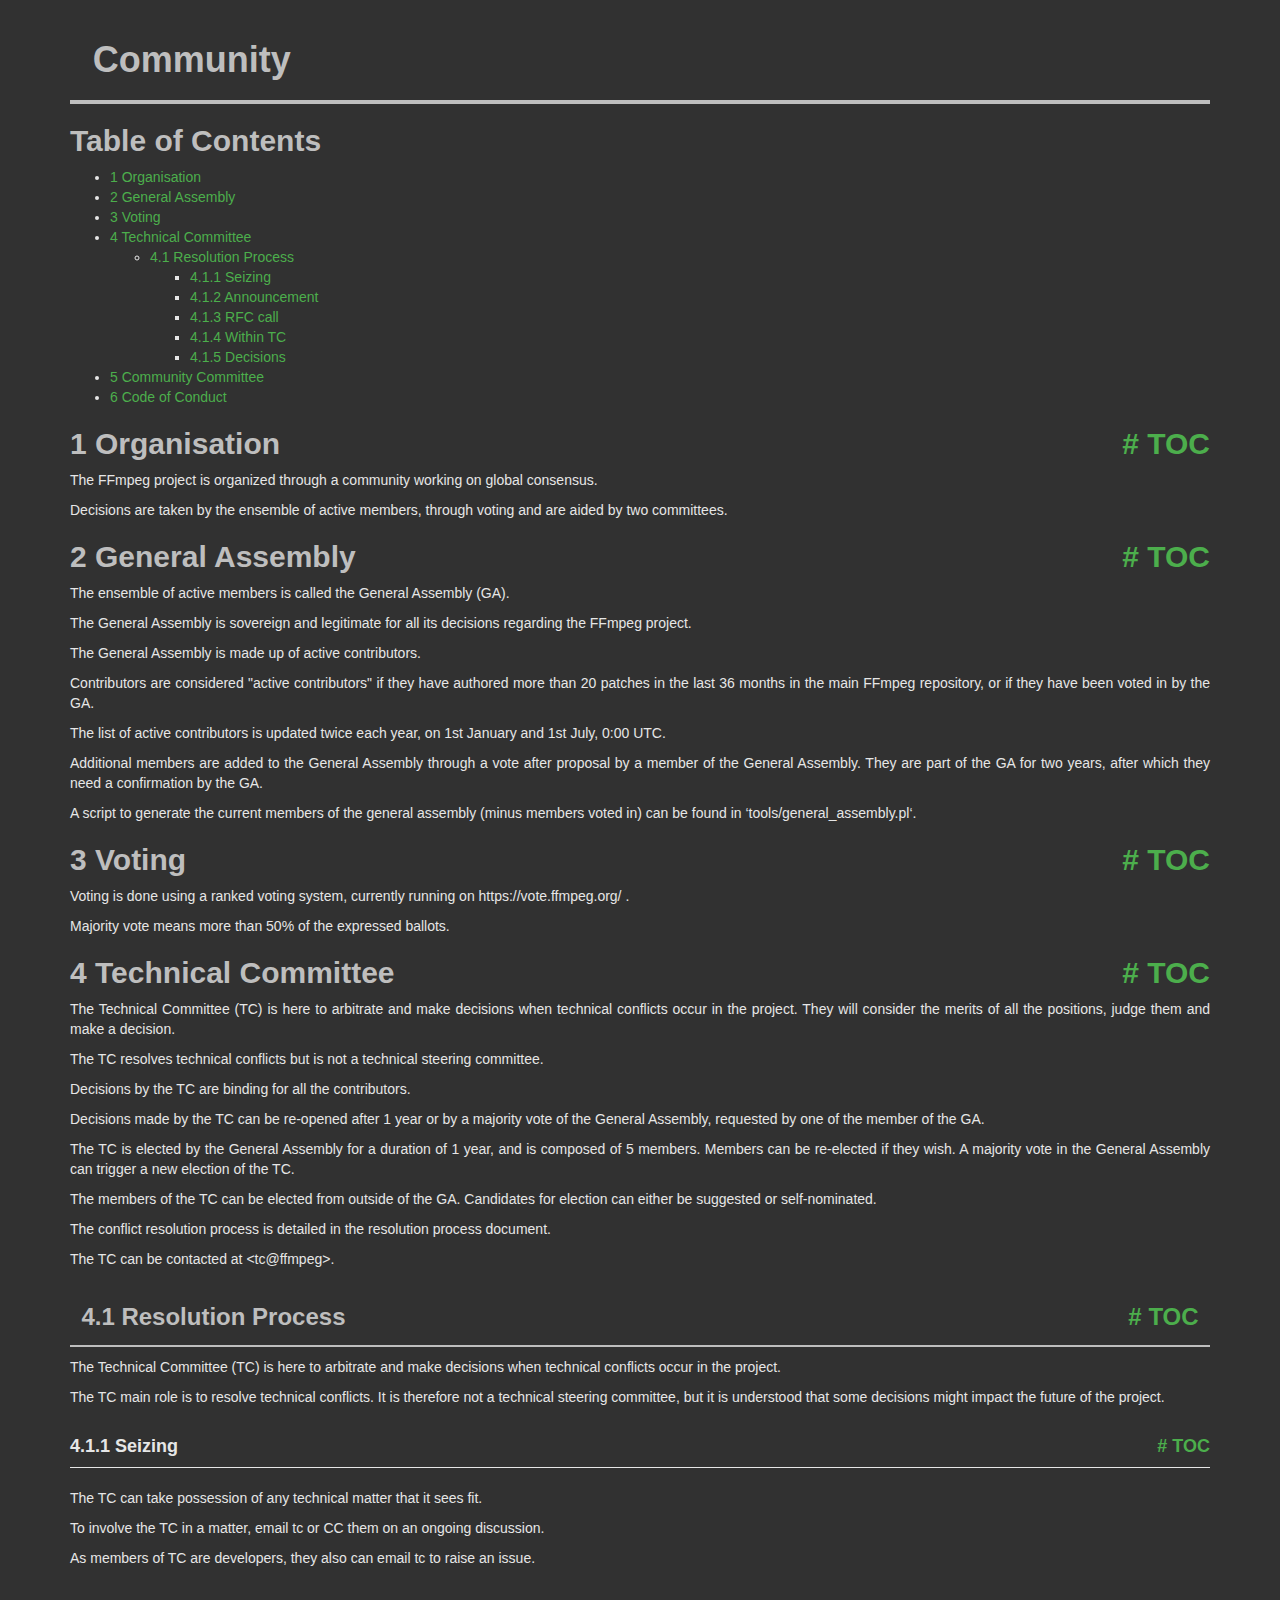
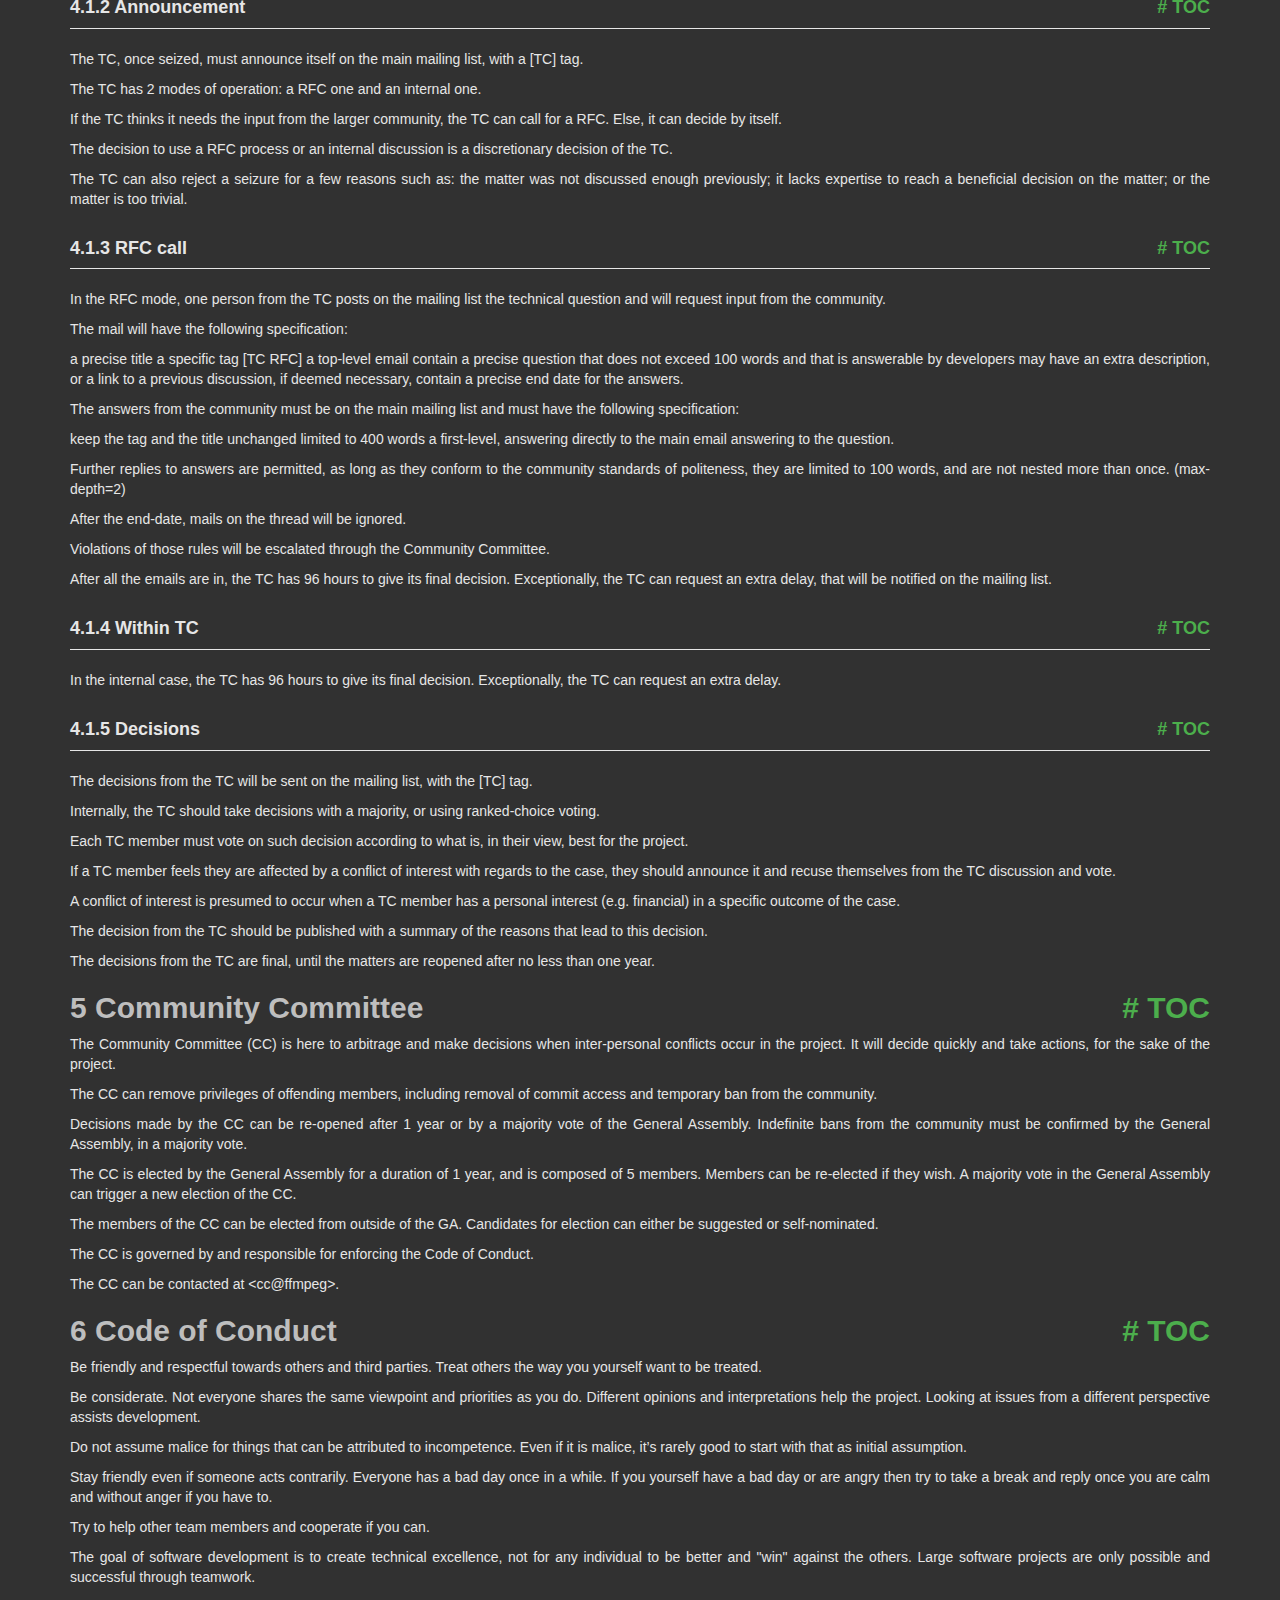
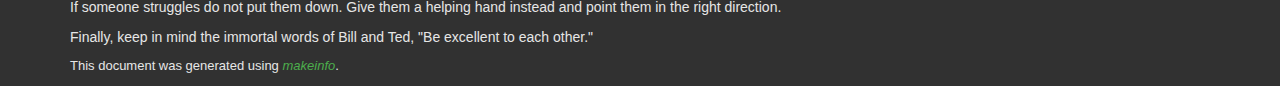
<file: ffmpeg/ffmpeg-7.1.1-essentials_build/doc/community.html>
<!DOCTYPE html PUBLIC "-//W3C//DTD HTML 4.01 Transitional//EN" "http://www.w3.org/TR/html4/loose.dtd">
<html>
<!-- Created by , GNU Texinfo 7.1.1 -->
  <head>
    <meta charset="utf-8">
    <title>
      Community
    </title>
    <meta name="viewport" content="width=device-width,initial-scale=1.0">
    <link rel="stylesheet" type="text/css" href="bootstrap.min.css">
    <link rel="stylesheet" type="text/css" href="style.min.css">
  </head>
  <body>
    <div class="container">
      <h1>
      Community
      </h1>


<a name="SEC_Top"></a>

<div class="element-contents" id="SEC_Contents">
<h2 class="contents-heading">Table of Contents</h2>

<div class="contents">

<ul class="toc-numbered-mark">
  <li><a id="toc-Organisation-1" href="#Organisation-1">1 Organisation</a></li>
  <li><a id="toc-General-Assembly-1" href="#General-Assembly-1">2 General Assembly</a></li>
  <li><a id="toc-Voting-1" href="#Voting-1">3 Voting</a></li>
  <li><a id="toc-Technical-Committee-1" href="#Technical-Committee-1">4 Technical Committee</a>
  <ul class="toc-numbered-mark">
    <li><a id="toc-Resolution-Process-1" href="#Resolution-Process-1">4.1 Resolution Process</a>
    <ul class="toc-numbered-mark">
      <li><a id="toc-Seizing" href="#Seizing">4.1.1 Seizing</a></li>
      <li><a id="toc-Announcement" href="#Announcement">4.1.2 Announcement</a></li>
      <li><a id="toc-RFC-call" href="#RFC-call">4.1.3 RFC call</a></li>
      <li><a id="toc-Within-TC" href="#Within-TC">4.1.4 Within TC</a></li>
      <li><a id="toc-Decisions" href="#Decisions">4.1.5 Decisions</a></li>
    </ul></li>
  </ul></li>
  <li><a id="toc-Community-Committee-1" href="#Community-Committee-1">5 Community Committee</a></li>
  <li><a id="toc-Code-of-Conduct-1" href="#Code-of-Conduct-1">6 Code of Conduct</a></li>
</ul>
</div>
</div>

<a class="anchor" id="Organisation"></a><a name="Organisation-1"></a>
<h2 class="chapter">1 Organisation<span class="pull-right"><a class="anchor hidden-xs" href="#Organisation-1" aria-hidden="true">#</a> <a class="anchor hidden-xs"href="#toc-Organisation-1" aria-hidden="true">TOC</a></span></h2>

<p>The FFmpeg project is organized through a community working on global consensus.
</p>
<p>Decisions are taken by the ensemble of active members, through voting and are aided by two committees.
</p>
<a class="anchor" id="General-Assembly"></a><a name="General-Assembly-1"></a>
<h2 class="chapter">2 General Assembly<span class="pull-right"><a class="anchor hidden-xs" href="#General-Assembly-1" aria-hidden="true">#</a> <a class="anchor hidden-xs"href="#toc-General-Assembly-1" aria-hidden="true">TOC</a></span></h2>

<p>The ensemble of active members is called the General Assembly (GA).
</p>
<p>The General Assembly is sovereign and legitimate for all its decisions regarding the FFmpeg project.
</p>
<p>The General Assembly is made up of active contributors.
</p>
<p>Contributors are considered &quot;active contributors&quot; if they have authored more than 20 patches in the last 36 months in the main FFmpeg repository, or if they have been voted in by the GA.
</p>
<p>The list of active contributors is updated twice each year, on 1st January and 1st July, 0:00 UTC.
</p>
<p>Additional members are added to the General Assembly through a vote after proposal by a member of the General Assembly. They are part of the GA for two years, after which they need a confirmation by the GA.
</p>
<p>A script to generate the current members of the general assembly (minus members voted in) can be found in &lsquo;tools/general_assembly.pl&lsquo;.
</p>
<a class="anchor" id="Voting"></a><a name="Voting-1"></a>
<h2 class="chapter">3 Voting<span class="pull-right"><a class="anchor hidden-xs" href="#Voting-1" aria-hidden="true">#</a> <a class="anchor hidden-xs"href="#toc-Voting-1" aria-hidden="true">TOC</a></span></h2>

<p>Voting is done using a ranked voting system, currently running on https://vote.ffmpeg.org/ .
</p>
<p>Majority vote means more than 50% of the expressed ballots.
</p>
<a class="anchor" id="Technical-Committee"></a><a name="Technical-Committee-1"></a>
<h2 class="chapter">4 Technical Committee<span class="pull-right"><a class="anchor hidden-xs" href="#Technical-Committee-1" aria-hidden="true">#</a> <a class="anchor hidden-xs"href="#toc-Technical-Committee-1" aria-hidden="true">TOC</a></span></h2>

<p>The Technical Committee (TC) is here to arbitrate and make decisions when technical conflicts occur in the project. They will consider the merits of all the positions, judge them and make a decision.
</p>
<p>The TC resolves technical conflicts but is not a technical steering committee.
</p>
<p>Decisions by the TC are binding for all the contributors.
</p>
<p>Decisions made by the TC can be re-opened after 1 year or by a majority vote of the General Assembly, requested by one of the member of the GA.
</p>
<p>The TC is elected by the General Assembly for a duration of 1 year, and is composed of 5 members. Members can be re-elected if they wish. A majority vote in the General Assembly can trigger a new election of the TC.
</p>
<p>The members of the TC can be elected from outside of the GA. Candidates for election can either be suggested or self-nominated.
</p>
<p>The conflict resolution process is detailed in the resolution process document.
</p>
<p>The TC can be contacted at &lt;tc@ffmpeg&gt;.
</p>
<a class="anchor" id="Resolution-Process"></a><a name="Resolution-Process-1"></a>
<h3 class="section">4.1 Resolution Process<span class="pull-right"><a class="anchor hidden-xs" href="#Resolution-Process-1" aria-hidden="true">#</a> <a class="anchor hidden-xs"href="#toc-Resolution-Process-1" aria-hidden="true">TOC</a></span></h3>

<p>The Technical Committee (TC) is here to arbitrate and make decisions when technical conflicts occur in the project.
</p>
<p>The TC main role is to resolve technical conflicts. It is therefore not a technical steering committee, but it is understood that some decisions might impact the future of the project.
</p>
<a name="Seizing"></a>
<h4 class="subsection">4.1.1 Seizing<span class="pull-right"><a class="anchor hidden-xs" href="#Seizing" aria-hidden="true">#</a> <a class="anchor hidden-xs"href="#toc-Seizing" aria-hidden="true">TOC</a></span></h4>

<p>The TC can take possession of any technical matter that it sees fit.
</p>
<p>To involve the TC in a matter, email tc&nbsp;or CC them on an ongoing discussion.
</p>
<p>As members of TC are developers, they also can email tc&nbsp;to raise an issue.
</p><a name="Announcement"></a>
<h4 class="subsection">4.1.2 Announcement<span class="pull-right"><a class="anchor hidden-xs" href="#Announcement" aria-hidden="true">#</a> <a class="anchor hidden-xs"href="#toc-Announcement" aria-hidden="true">TOC</a></span></h4>

<p>The TC, once seized, must announce itself on the main mailing list, with a [TC] tag.
</p>
<p>The TC has 2 modes of operation: a RFC one and an internal one.
</p>
<p>If the TC thinks it needs the input from the larger community, the TC can call for a RFC. Else, it can decide by itself.
</p>
<p>The decision to use a RFC process or an internal discussion is a discretionary decision of the TC.
</p>
<p>The TC can also reject a seizure for a few reasons such as: the matter was not discussed enough previously; it lacks expertise to reach a beneficial decision on the matter; or the matter is too trivial.
</p><a name="RFC-call"></a>
<h4 class="subsection">4.1.3 RFC call<span class="pull-right"><a class="anchor hidden-xs" href="#RFC-call" aria-hidden="true">#</a> <a class="anchor hidden-xs"href="#toc-RFC-call" aria-hidden="true">TOC</a></span></h4>

<p>In the RFC mode, one person from the TC posts on the mailing list the technical question and will request input from the community.
</p>
<p>The mail will have the following specification:
</p>
<p>a precise title
    a specific tag [TC RFC]
    a top-level email
    contain a precise question that does not exceed 100 words and that is answerable by developers
    may have an extra description, or a link to a previous discussion, if deemed necessary,
    contain a precise end date for the answers.
</p>
<p>The answers from the community must be on the main mailing list and must have the following specification:
</p>
<p>keep the tag and the title unchanged
    limited to 400 words
    a first-level, answering directly to the main email
    answering to the question.
</p>
<p>Further replies to answers are permitted, as long as they conform to the community standards of politeness, they are limited to 100 words, and are not nested more than once. (max-depth=2)
</p>
<p>After the end-date, mails on the thread will be ignored.
</p>
<p>Violations of those rules will be escalated through the Community Committee.
</p>
<p>After all the emails are in, the TC has 96 hours to give its final decision. Exceptionally, the TC can request an extra delay, that will be notified on the mailing list.
</p><a name="Within-TC"></a>
<h4 class="subsection">4.1.4 Within TC<span class="pull-right"><a class="anchor hidden-xs" href="#Within-TC" aria-hidden="true">#</a> <a class="anchor hidden-xs"href="#toc-Within-TC" aria-hidden="true">TOC</a></span></h4>

<p>In the internal case, the TC has 96 hours to give its final decision. Exceptionally, the TC can request an extra delay.
</p><a name="Decisions"></a>
<h4 class="subsection">4.1.5 Decisions<span class="pull-right"><a class="anchor hidden-xs" href="#Decisions" aria-hidden="true">#</a> <a class="anchor hidden-xs"href="#toc-Decisions" aria-hidden="true">TOC</a></span></h4>

<p>The decisions from the TC will be sent on the mailing list, with the [TC] tag.
</p>
<p>Internally, the TC should take decisions with a majority, or using ranked-choice voting.
</p>
<p>Each TC member must vote on such decision according to what is, in their view, best for the project.
</p>
<p>If a TC member feels they are affected by a conflict of interest with regards to the case, they should announce it and recuse themselves from the TC
discussion and vote.
</p>
<p>A conflict of interest is presumed to occur when a TC member has a personal interest (e.g. financial) in a specific outcome of the case.
</p>
<p>The decision from the TC should be published with a summary of the reasons that lead to this decision.
</p>
<p>The decisions from the TC are final, until the matters are reopened after no less than one year.
</p>
<a class="anchor" id="Community-Committee"></a><a name="Community-Committee-1"></a>
<h2 class="chapter">5 Community Committee<span class="pull-right"><a class="anchor hidden-xs" href="#Community-Committee-1" aria-hidden="true">#</a> <a class="anchor hidden-xs"href="#toc-Community-Committee-1" aria-hidden="true">TOC</a></span></h2>

<p>The Community Committee (CC) is here to arbitrage and make decisions when inter-personal conflicts occur in the project. It will decide quickly and take actions, for the sake of the project.
</p>
<p>The CC can remove privileges of offending members, including removal of commit access and temporary ban from the community.
</p>
<p>Decisions made by the CC can be re-opened after 1 year or by a majority vote of the General Assembly. Indefinite bans from the community must be confirmed by the General Assembly, in a majority vote.
</p>
<p>The CC is elected by the General Assembly for a duration of 1 year, and is composed of 5 members. Members can be re-elected if they wish. A majority vote in the General Assembly can trigger a new election of the CC.
</p>
<p>The members of the CC can be elected from outside of the GA. Candidates for election can either be suggested or self-nominated.
</p>
<p>The CC is governed by and responsible for enforcing the Code of Conduct.
</p>
<p>The CC can be contacted at &lt;cc@ffmpeg&gt;.
</p>
<a class="anchor" id="Code-of-Conduct"></a><a name="Code-of-Conduct-1"></a>
<h2 class="chapter">6 Code of Conduct<span class="pull-right"><a class="anchor hidden-xs" href="#Code-of-Conduct-1" aria-hidden="true">#</a> <a class="anchor hidden-xs"href="#toc-Code-of-Conduct-1" aria-hidden="true">TOC</a></span></h2>

<p>Be friendly and respectful towards others and third parties.
Treat others the way you yourself want to be treated.
</p>
<p>Be considerate. Not everyone shares the same viewpoint and priorities as you do.
Different opinions and interpretations help the project.
Looking at issues from a different perspective assists development.
</p>
<p>Do not assume malice for things that can be attributed to incompetence. Even if
it is malice, it&rsquo;s rarely good to start with that as initial assumption.
</p>
<p>Stay friendly even if someone acts contrarily. Everyone has a bad day
once in a while.
If you yourself have a bad day or are angry then try to take a break and reply
once you are calm and without anger if you have to.
</p>
<p>Try to help other team members and cooperate if you can.
</p>
<p>The goal of software development is to create technical excellence, not for any
individual to be better and &quot;win&quot; against the others. Large software projects
are only possible and successful through teamwork.
</p>
<p>If someone struggles do not put them down. Give them a helping hand
instead and point them in the right direction.
</p>
<p>Finally, keep in mind the immortal words of Bill and Ted,
&quot;Be excellent to each other.&quot;
</p>
      <p style="font-size: small;">
        This document was generated using <a class="uref" href="https://www.gnu.org/software/texinfo/"><em class="emph">makeinfo</em></a>.
      </p>
    </div>
  </body>
</html>
</file>
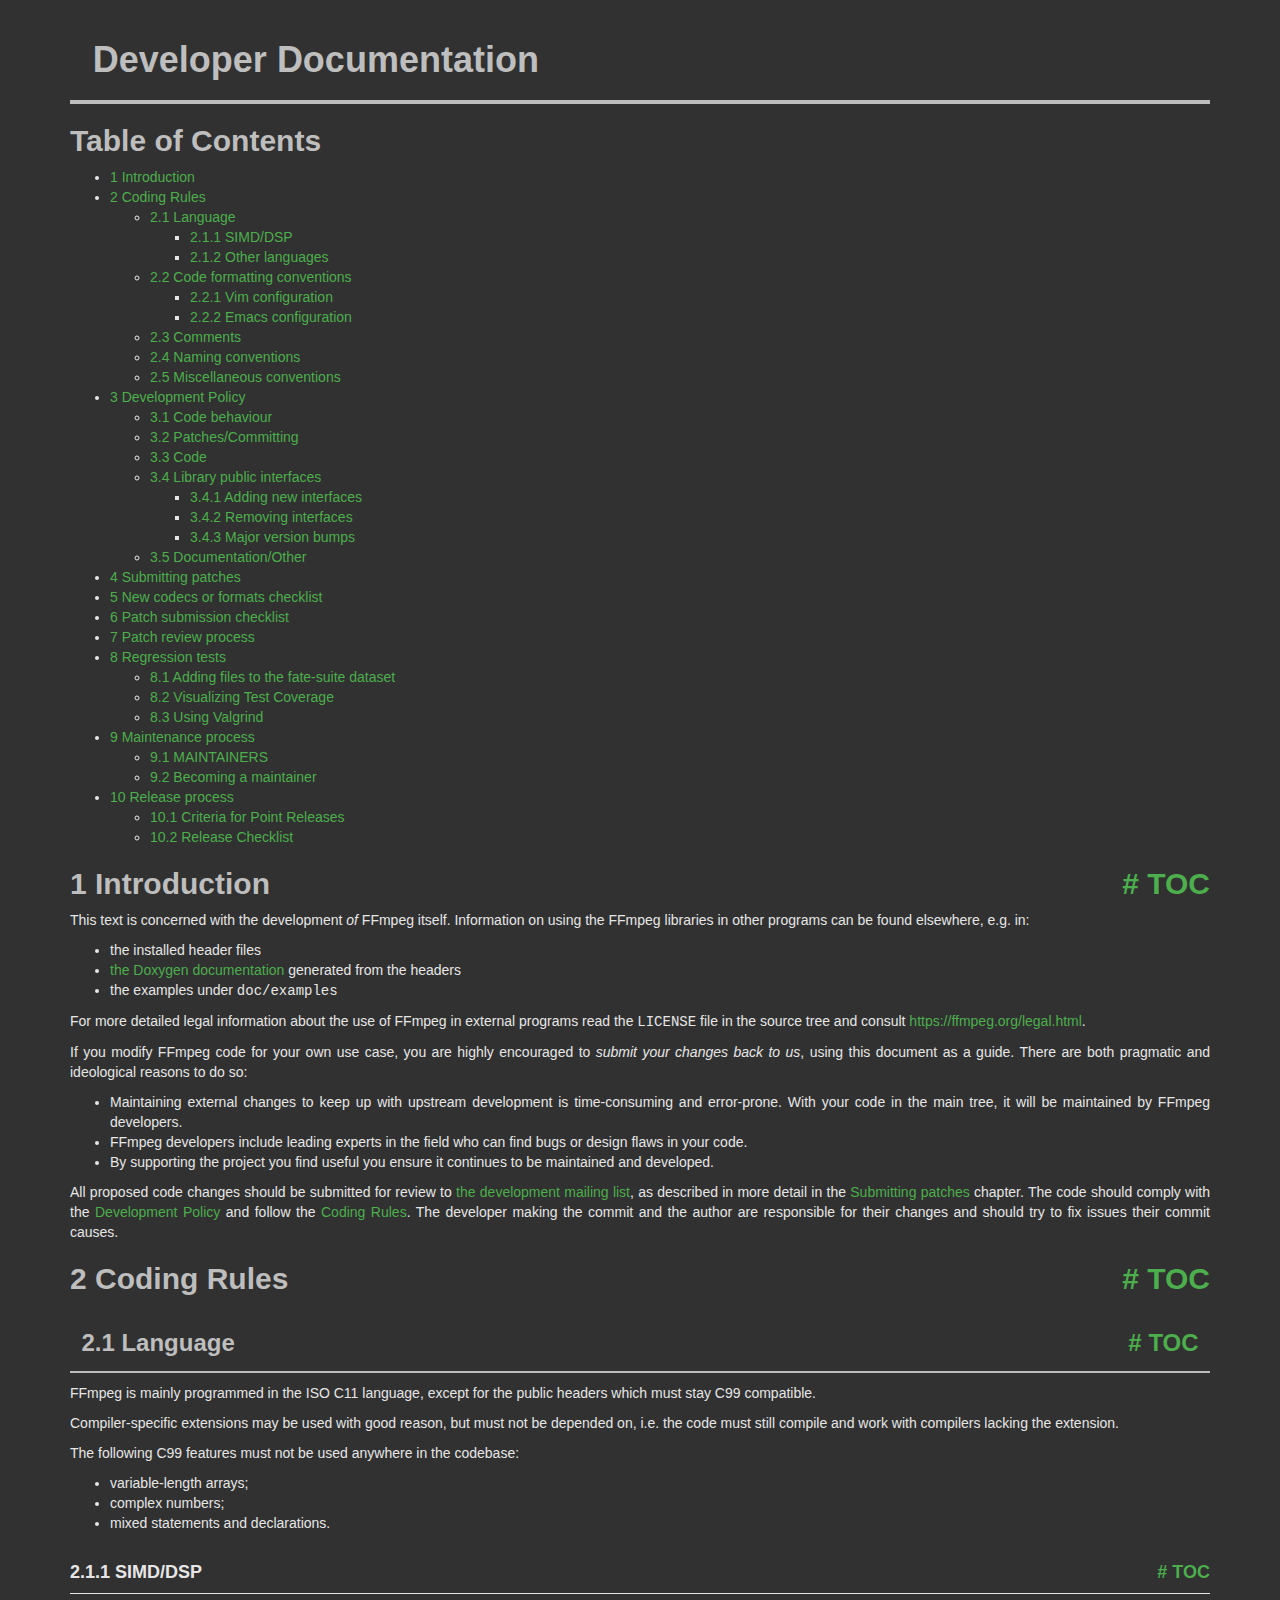
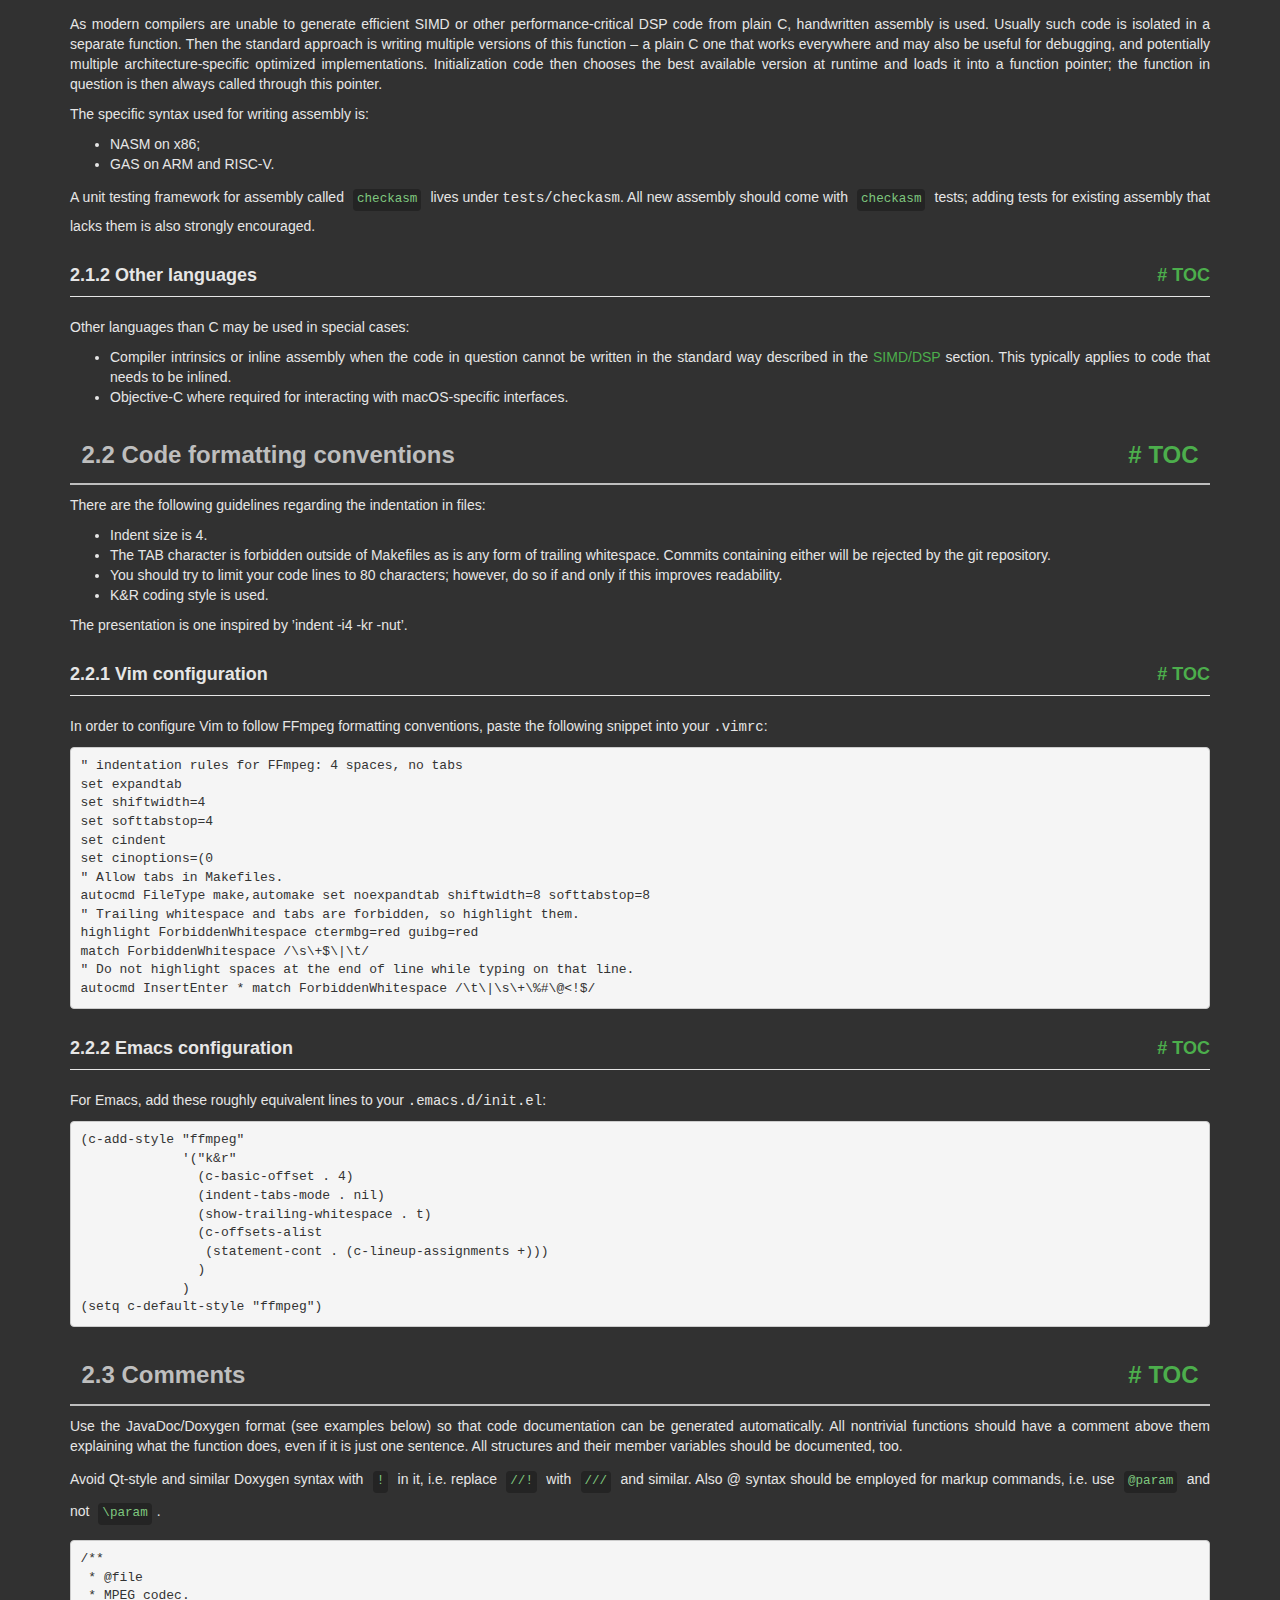
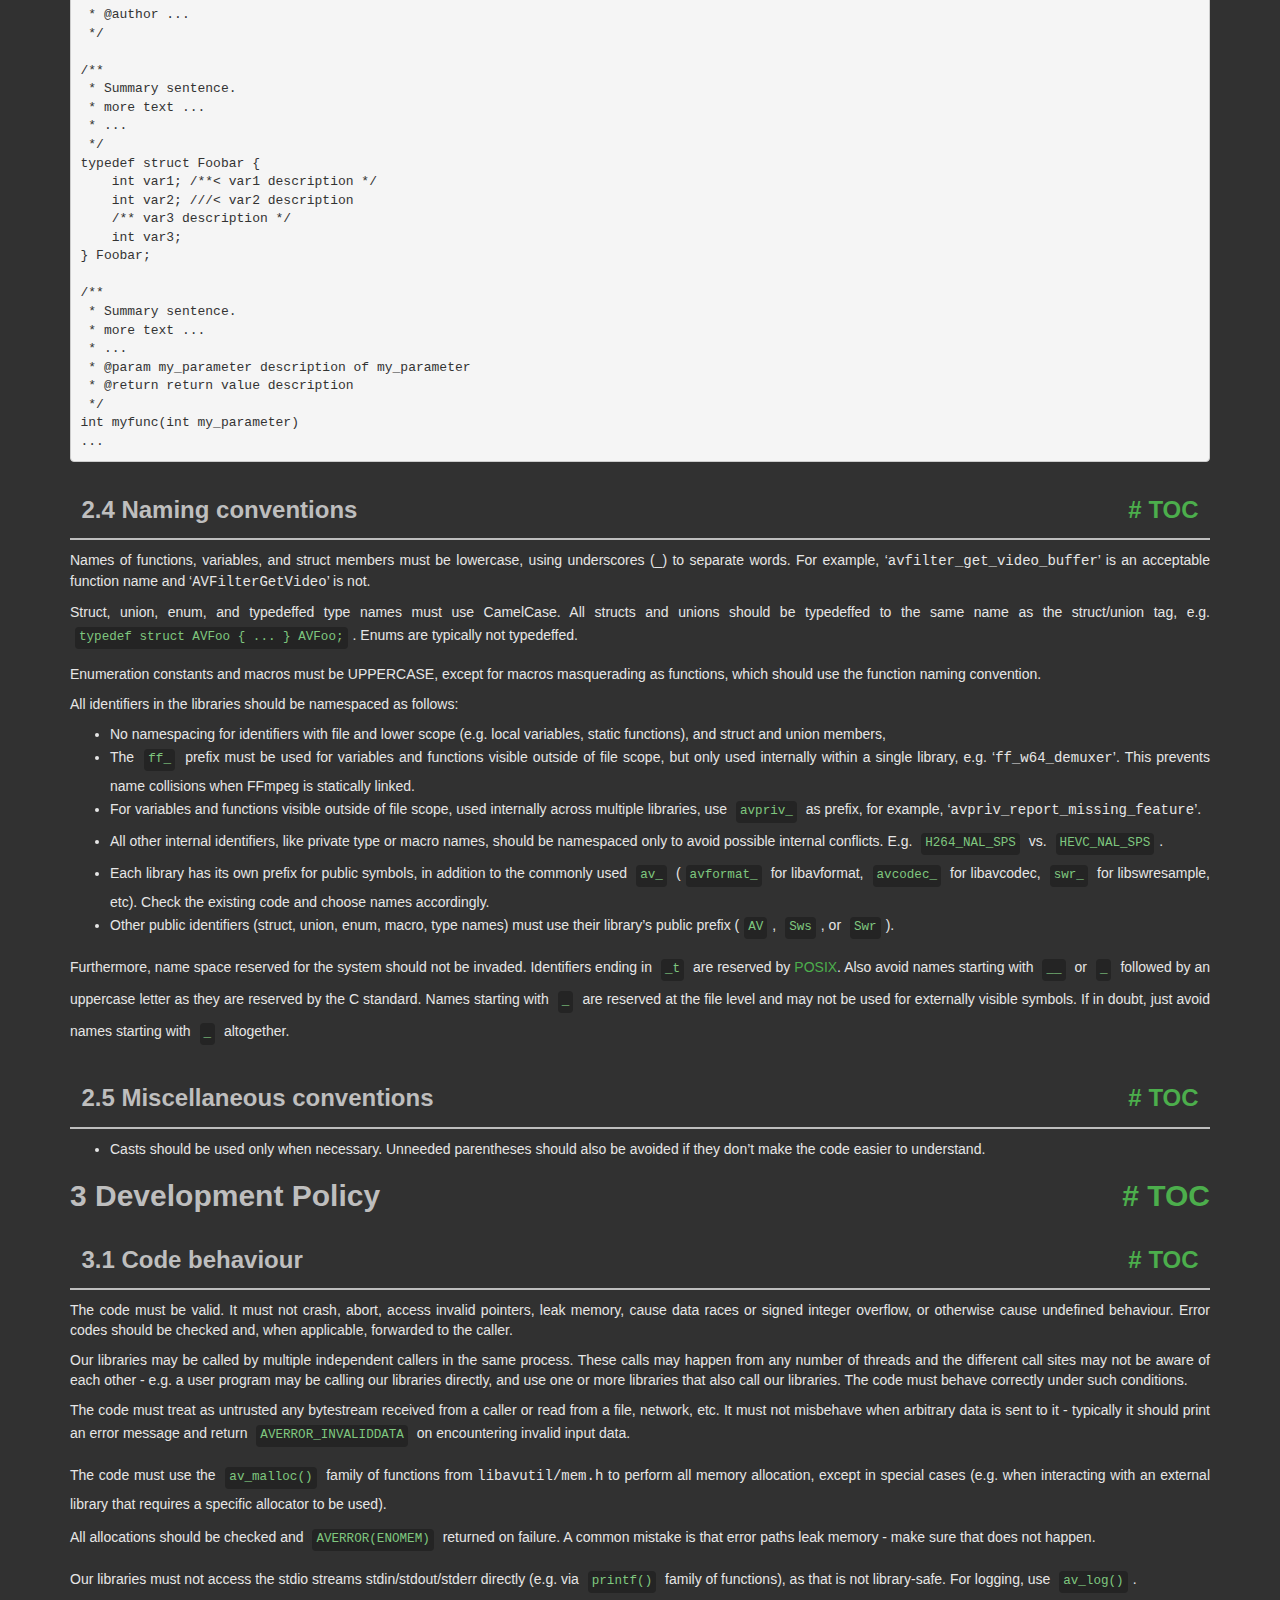
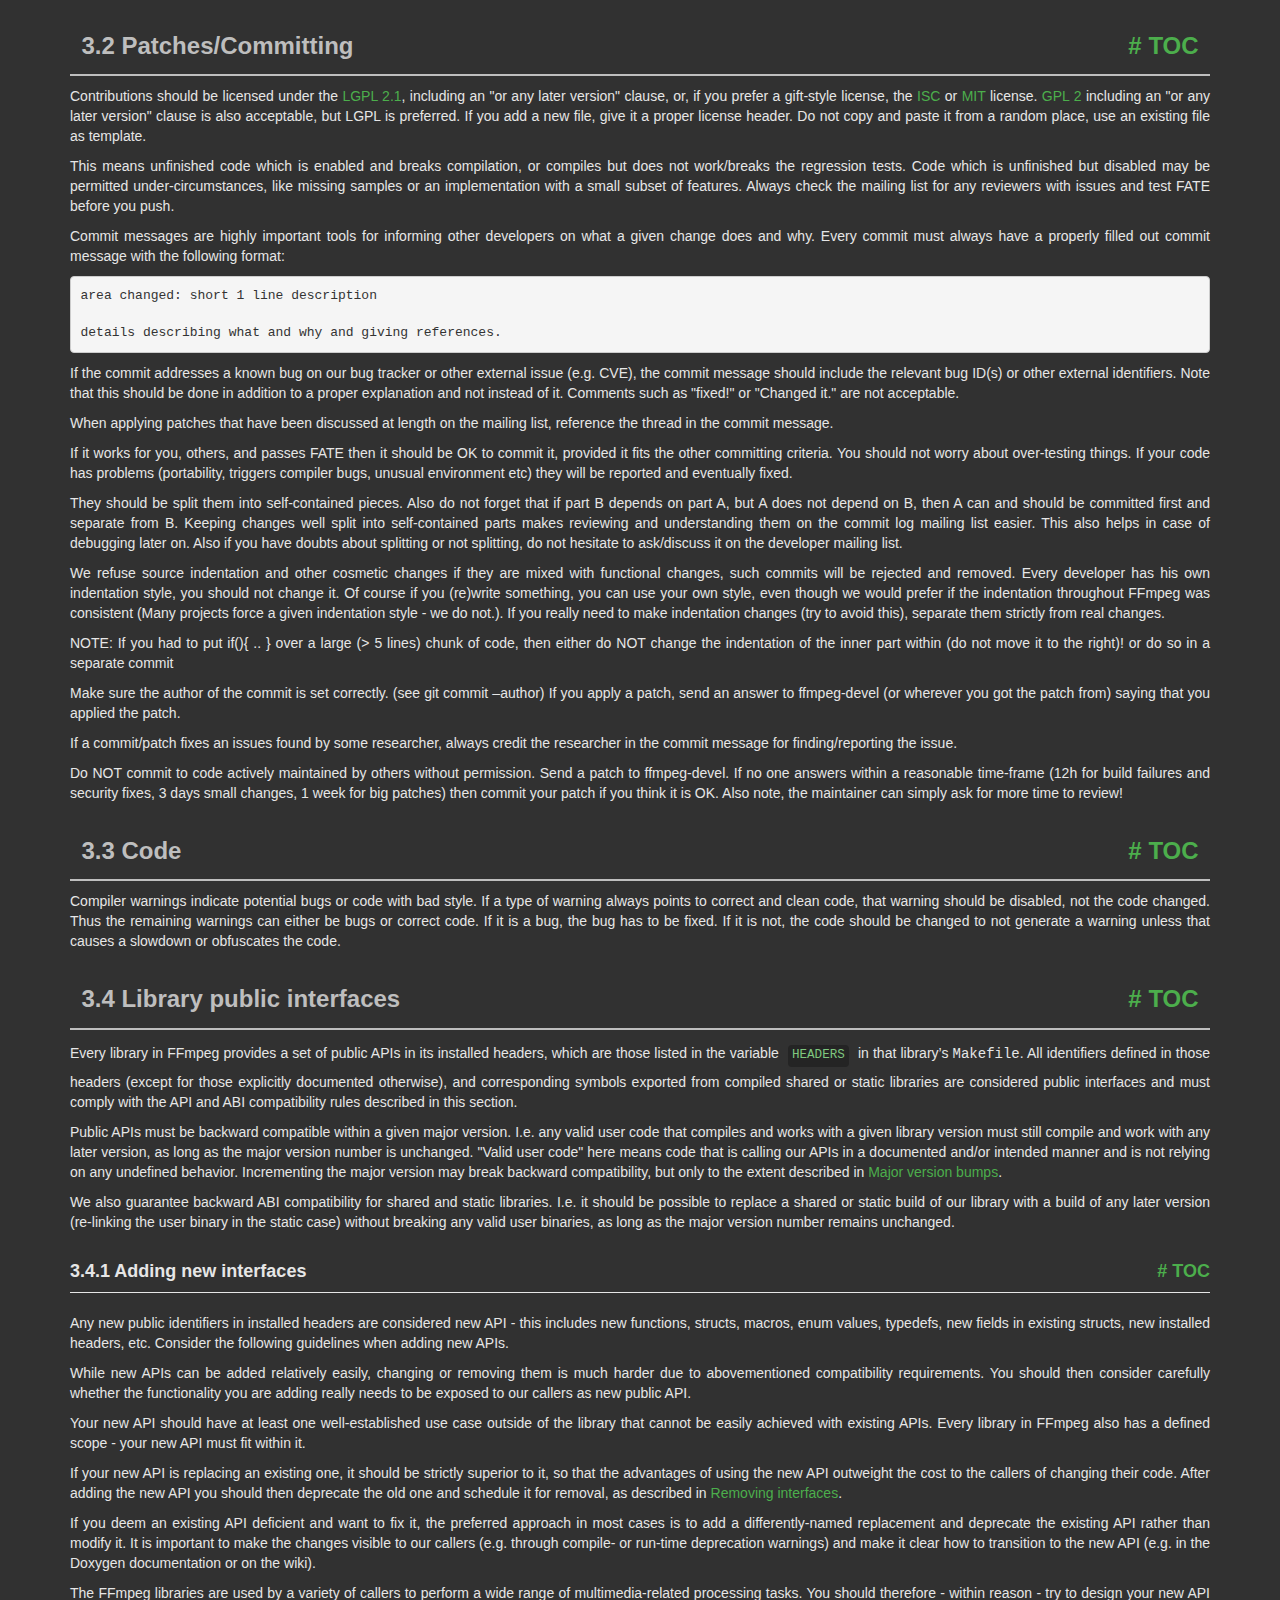
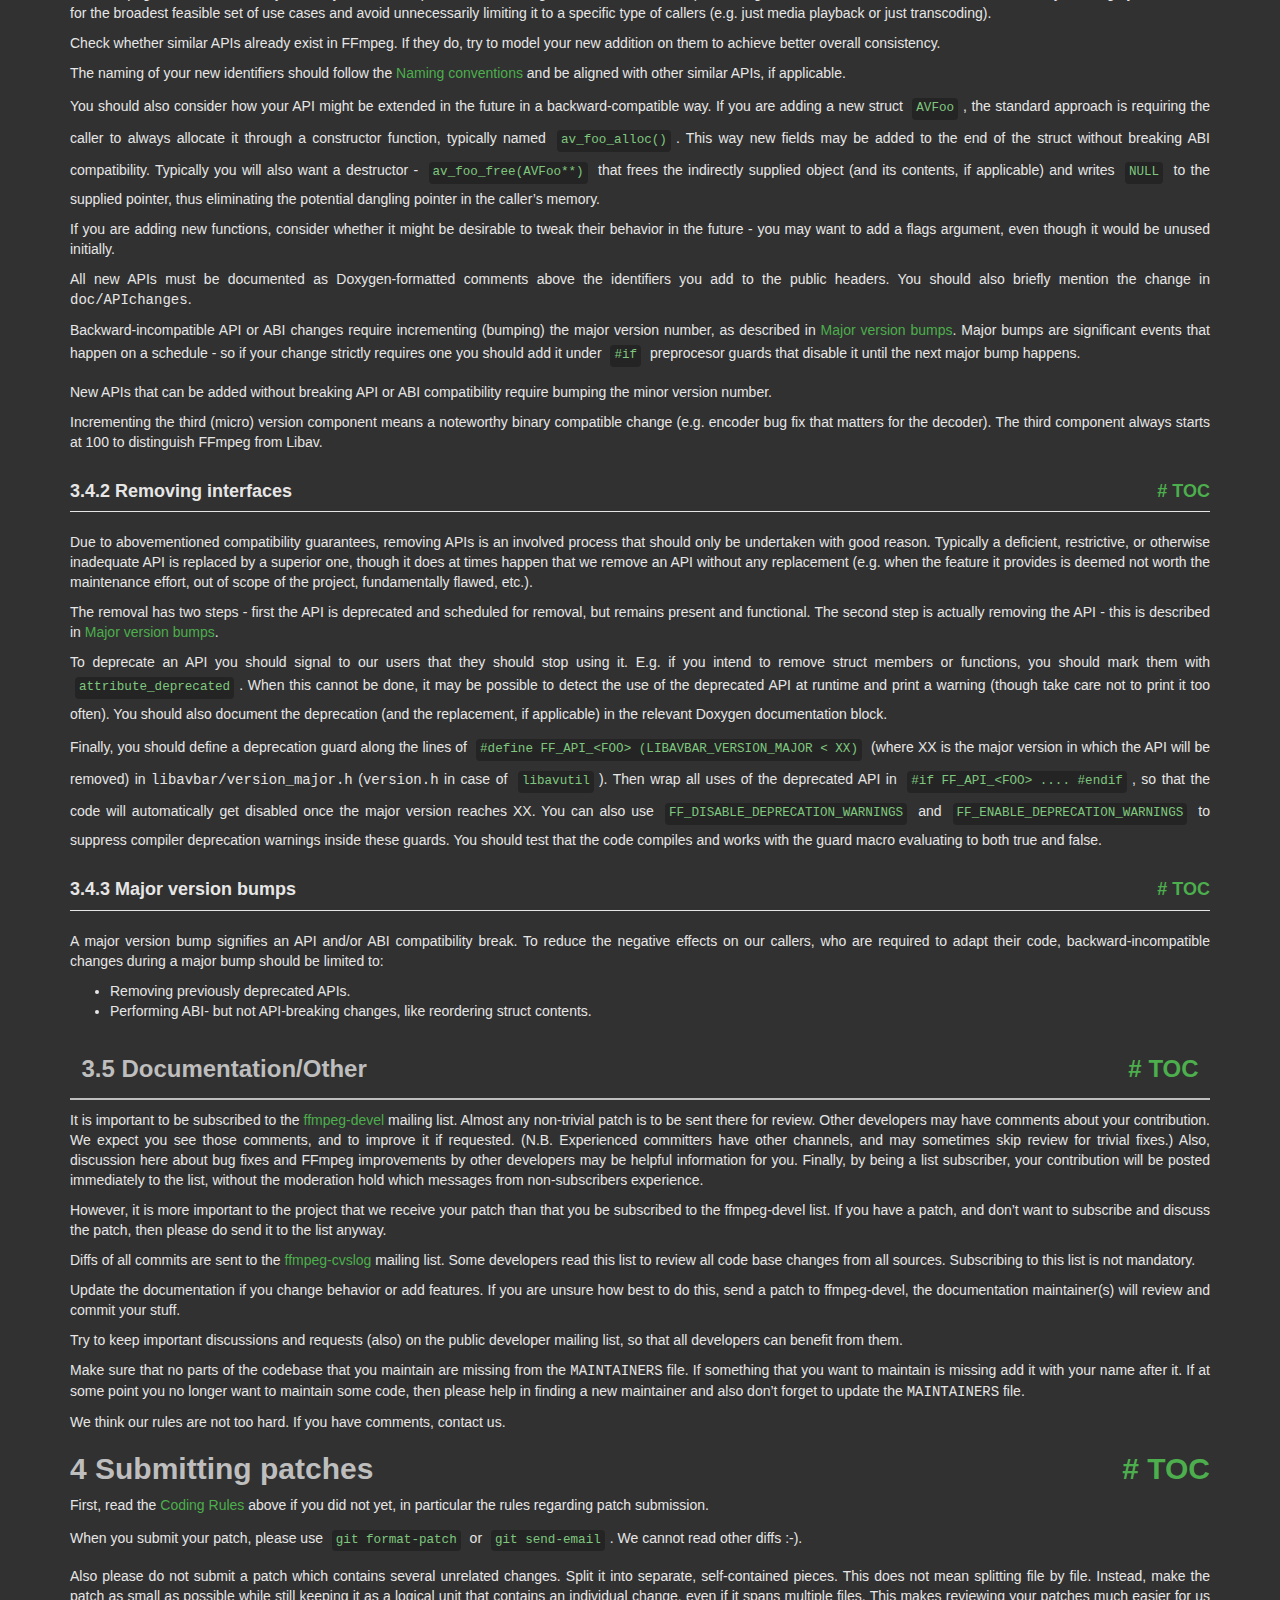
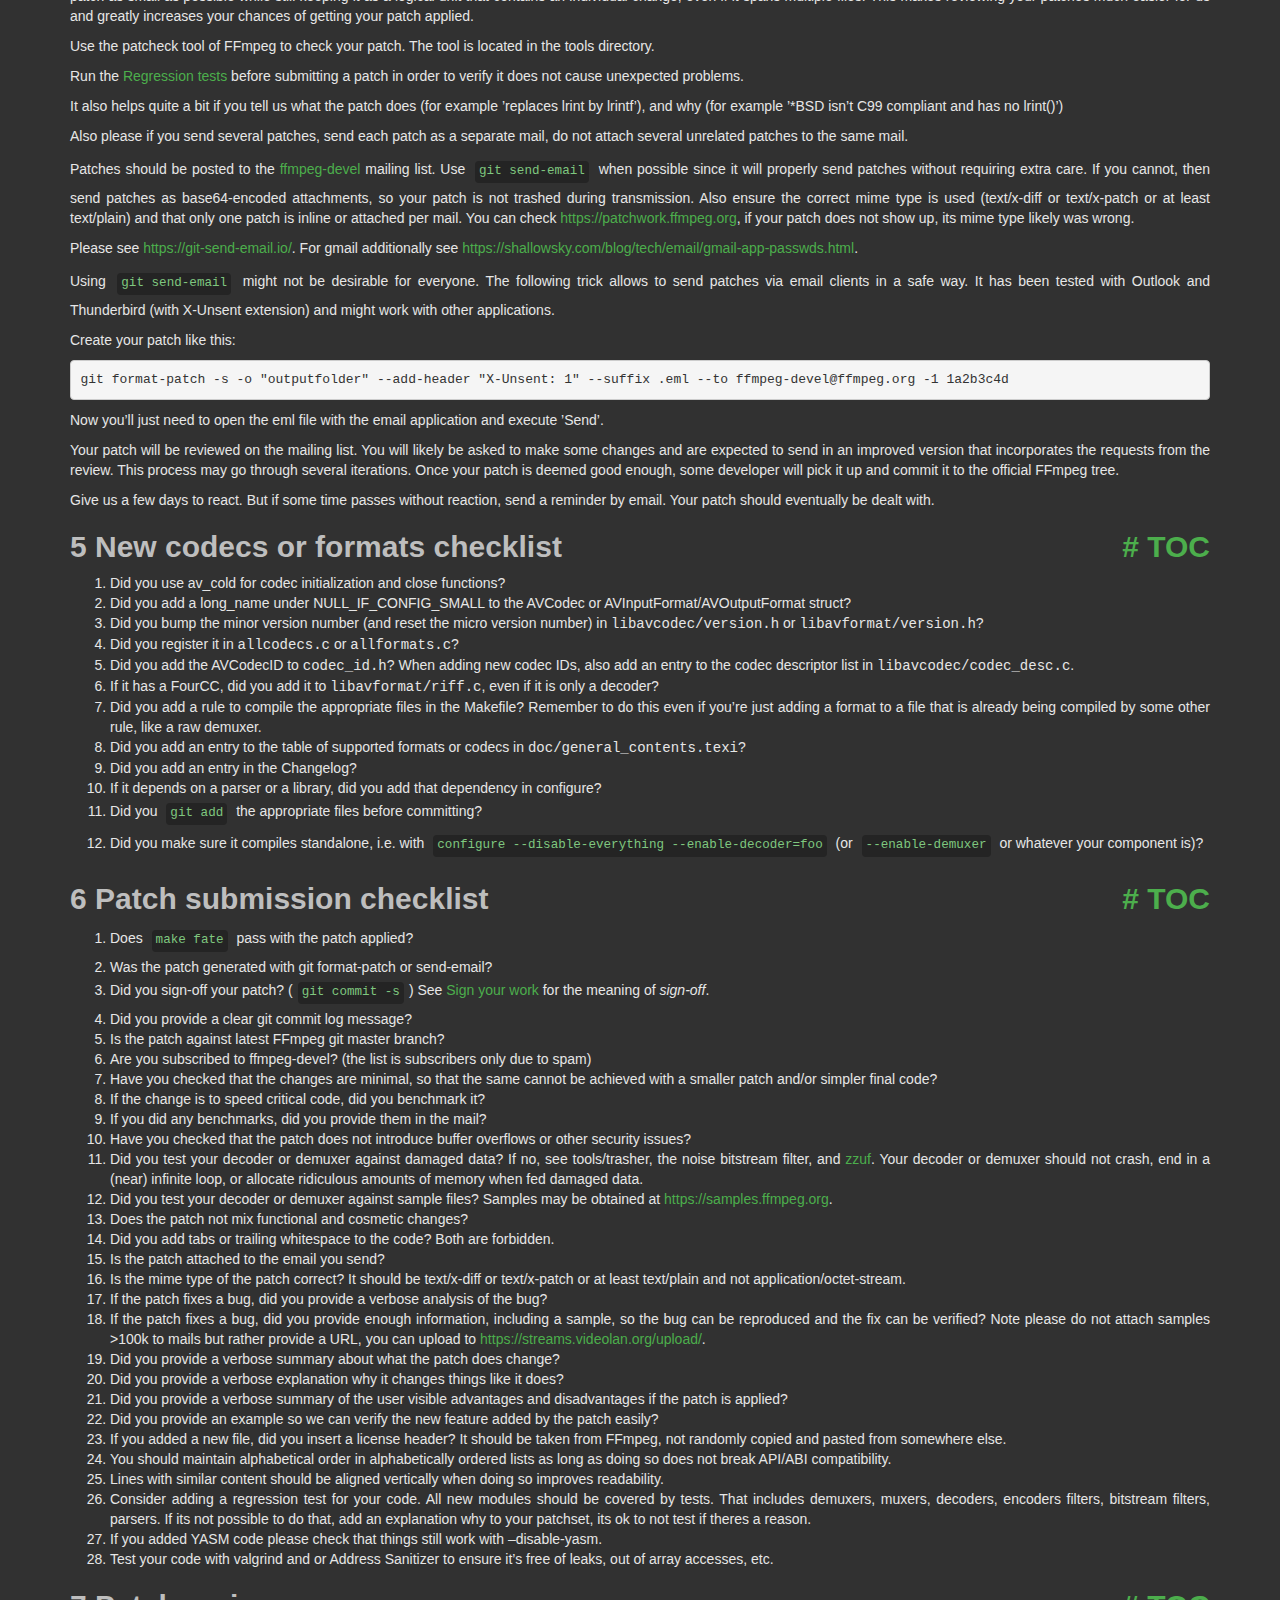
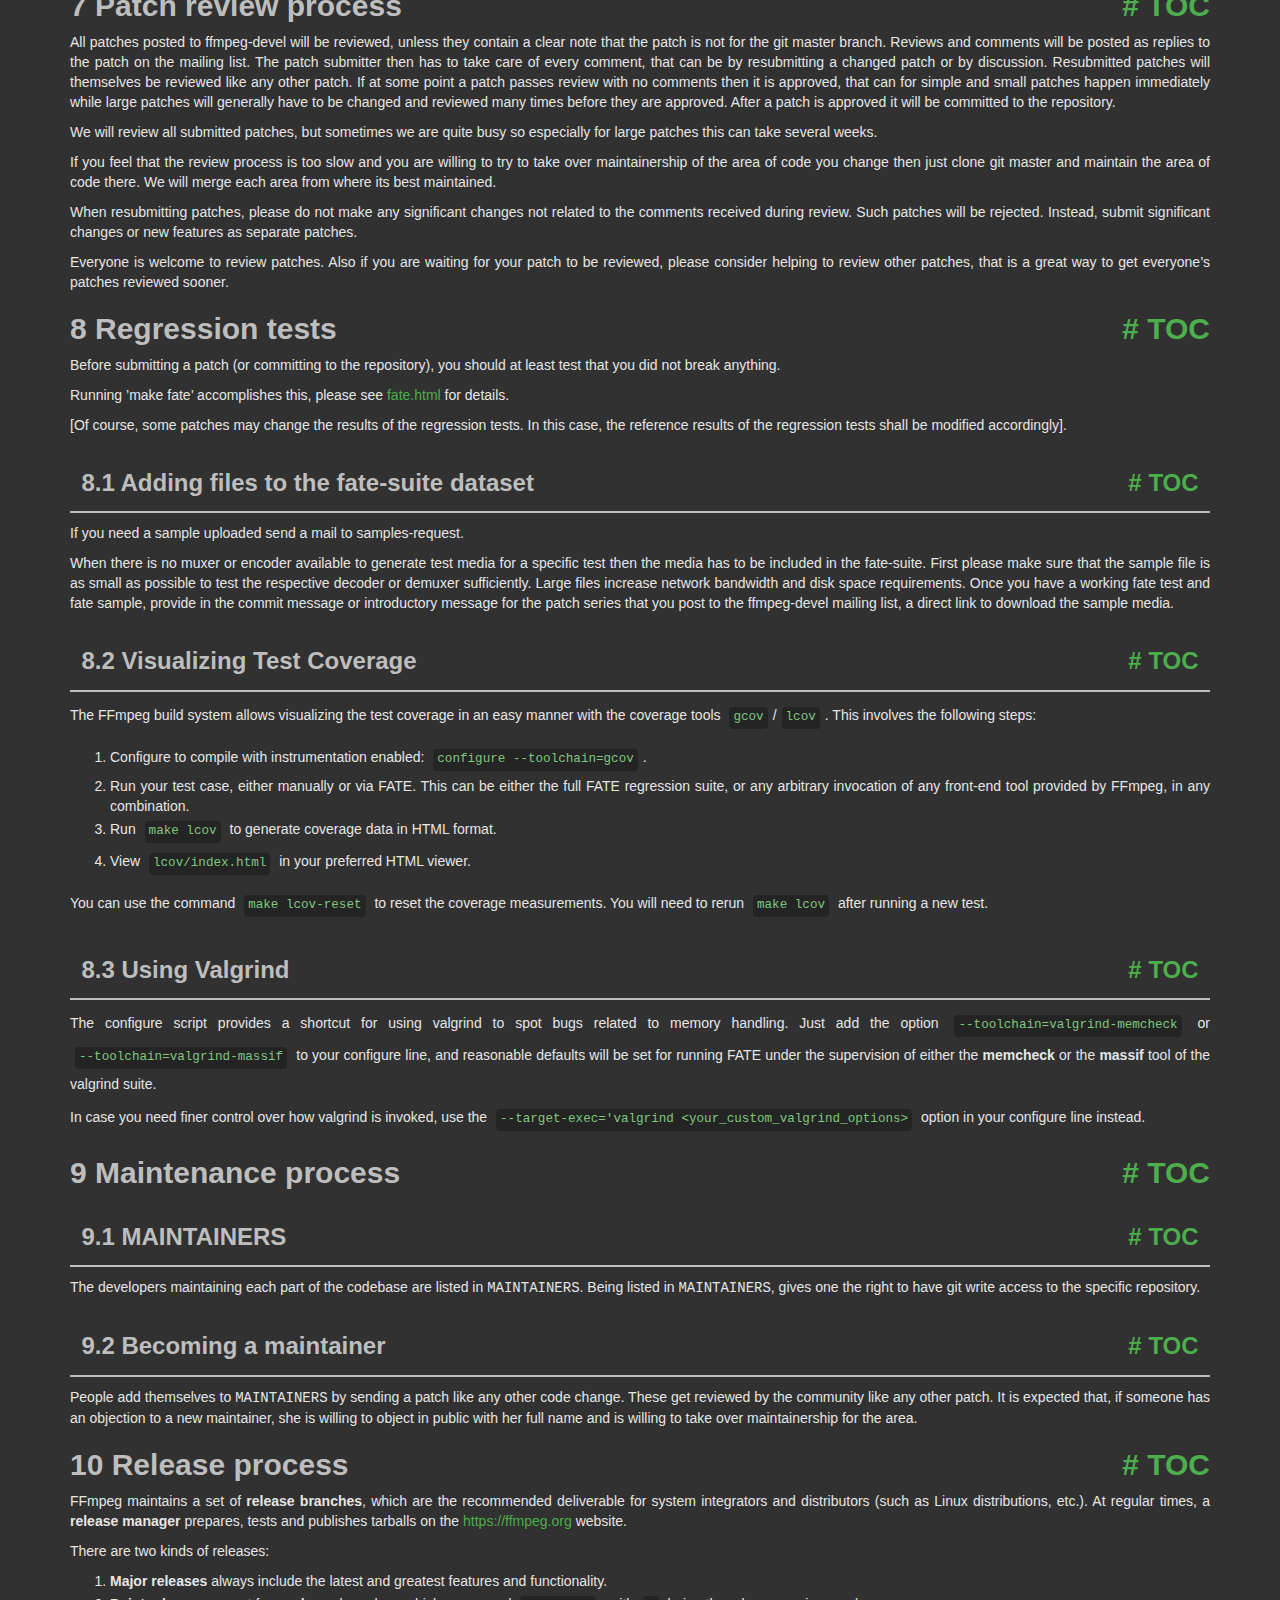
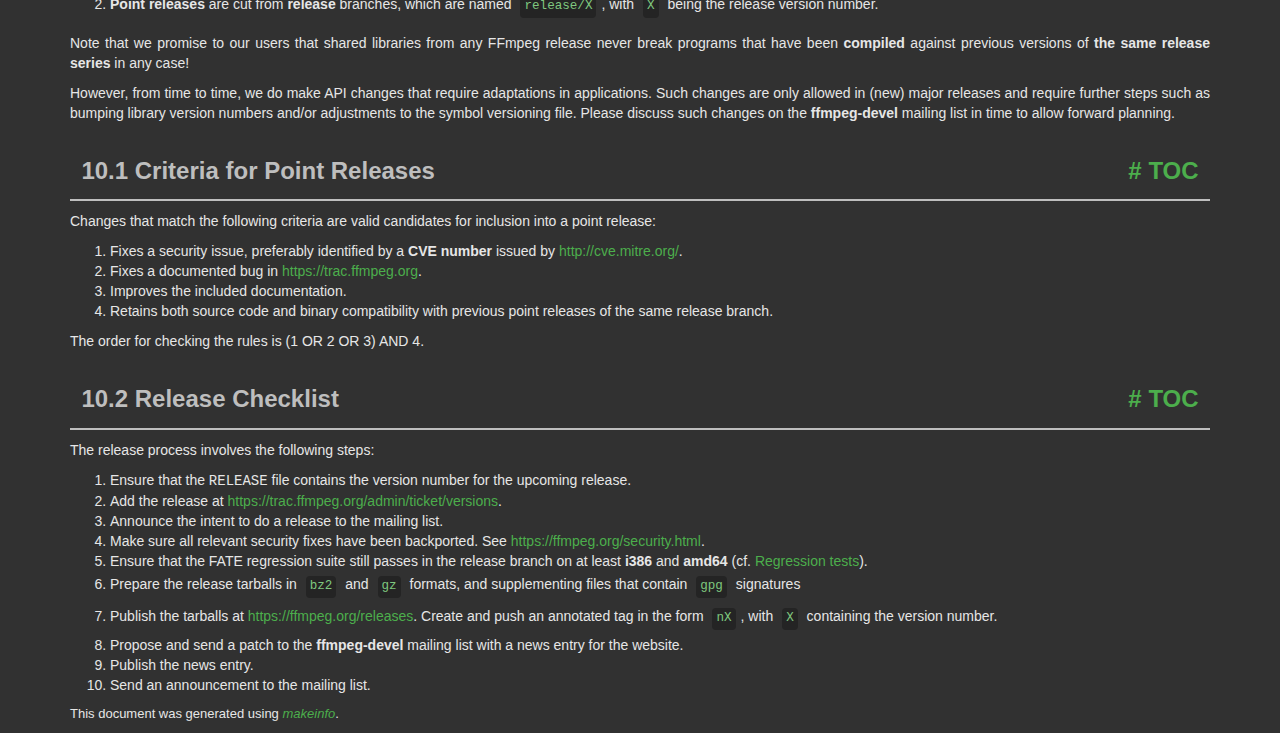
<file: ffmpeg/ffmpeg-7.1.1-essentials_build/doc/developer.html>
<!DOCTYPE html PUBLIC "-//W3C//DTD HTML 4.01 Transitional//EN" "http://www.w3.org/TR/html4/loose.dtd">
<html>
<!-- Created by , GNU Texinfo 7.1.1 -->
  <head>
    <meta charset="utf-8">
    <title>
      Developer Documentation
    </title>
    <meta name="viewport" content="width=device-width,initial-scale=1.0">
    <link rel="stylesheet" type="text/css" href="bootstrap.min.css">
    <link rel="stylesheet" type="text/css" href="style.min.css">
  </head>
  <body>
    <div class="container">
      <h1>
      Developer Documentation
      </h1>


<a name="SEC_Top"></a>

<div class="element-contents" id="SEC_Contents">
<h2 class="contents-heading">Table of Contents</h2>

<div class="contents">

<ul class="toc-numbered-mark">
  <li><a id="toc-Introduction" href="#Introduction">1 Introduction</a></li>
  <li><a id="toc-Coding-Rules-1" href="#Coding-Rules-1">2 Coding Rules</a>
  <ul class="toc-numbered-mark">
    <li><a id="toc-Language" href="#Language">2.1 Language</a>
    <ul class="toc-numbered-mark">
      <li><a id="toc-SIMD_002fDSP-1" href="#SIMD_002fDSP-1">2.1.1 SIMD/DSP</a></li>
      <li><a id="toc-Other-languages" href="#Other-languages">2.1.2 Other languages</a></li>
    </ul></li>
    <li><a id="toc-Code-formatting-conventions" href="#Code-formatting-conventions">2.2 Code formatting conventions</a>
    <ul class="toc-numbered-mark">
      <li><a id="toc-Vim-configuration" href="#Vim-configuration">2.2.1 Vim configuration</a></li>
      <li><a id="toc-Emacs-configuration" href="#Emacs-configuration">2.2.2 Emacs configuration</a></li>
    </ul></li>
    <li><a id="toc-Comments" href="#Comments">2.3 Comments</a></li>
    <li><a id="toc-Naming-conventions-1" href="#Naming-conventions-1">2.4 Naming conventions</a></li>
    <li><a id="toc-Miscellaneous-conventions" href="#Miscellaneous-conventions">2.5 Miscellaneous conventions</a></li>
  </ul></li>
  <li><a id="toc-Development-Policy-1" href="#Development-Policy-1">3 Development Policy</a>
  <ul class="toc-numbered-mark">
    <li><a id="toc-Code-behaviour" href="#Code-behaviour">3.1 Code behaviour</a></li>
    <li><a id="toc-Patches_002fCommitting" href="#Patches_002fCommitting">3.2 Patches/Committing</a></li>
    <li><a id="toc-Code" href="#Code">3.3 Code</a></li>
    <li><a id="toc-Library-public-interfaces" href="#Library-public-interfaces">3.4 Library public interfaces</a>
    <ul class="toc-numbered-mark">
      <li><a id="toc-Adding-new-interfaces" href="#Adding-new-interfaces">3.4.1 Adding new interfaces</a></li>
      <li><a id="toc-Removing-interfaces-1" href="#Removing-interfaces-1">3.4.2 Removing interfaces</a></li>
      <li><a id="toc-Major-version-bumps-1" href="#Major-version-bumps-1">3.4.3 Major version bumps</a></li>
    </ul></li>
    <li><a id="toc-Documentation_002fOther" href="#Documentation_002fOther">3.5 Documentation/Other</a></li>
  </ul></li>
  <li><a id="toc-Submitting-patches-1" href="#Submitting-patches-1">4 Submitting patches</a></li>
  <li><a id="toc-New-codecs-or-formats-checklist" href="#New-codecs-or-formats-checklist">5 New codecs or formats checklist</a></li>
  <li><a id="toc-Patch-submission-checklist" href="#Patch-submission-checklist">6 Patch submission checklist</a></li>
  <li><a id="toc-Patch-review-process" href="#Patch-review-process">7 Patch review process</a></li>
  <li><a id="toc-Regression-tests-1" href="#Regression-tests-1">8 Regression tests</a>
  <ul class="toc-numbered-mark">
    <li><a id="toc-Adding-files-to-the-fate_002dsuite-dataset" href="#Adding-files-to-the-fate_002dsuite-dataset">8.1 Adding files to the fate-suite dataset</a></li>
    <li><a id="toc-Visualizing-Test-Coverage" href="#Visualizing-Test-Coverage">8.2 Visualizing Test Coverage</a></li>
    <li><a id="toc-Using-Valgrind" href="#Using-Valgrind">8.3 Using Valgrind</a></li>
  </ul></li>
  <li><a id="toc-Maintenance-process" href="#Maintenance-process">9 Maintenance process</a>
  <ul class="toc-numbered-mark">
    <li><a id="toc-MAINTAINERS-1" href="#MAINTAINERS-1">9.1 MAINTAINERS</a></li>
    <li><a id="toc-Becoming-a-maintainer-1" href="#Becoming-a-maintainer-1">9.2 Becoming a maintainer</a></li>
  </ul></li>
  <li><a id="toc-Release-process-1" href="#Release-process-1">10 Release process</a>
  <ul class="toc-numbered-mark">
    <li><a id="toc-Criteria-for-Point-Releases-1" href="#Criteria-for-Point-Releases-1">10.1 Criteria for Point Releases</a></li>
    <li><a id="toc-Release-Checklist" href="#Release-Checklist">10.2 Release Checklist</a></li>
  </ul></li>
</ul>
</div>
</div>

<a name="Introduction"></a>
<h2 class="chapter">1 Introduction<span class="pull-right"><a class="anchor hidden-xs" href="#Introduction" aria-hidden="true">#</a> <a class="anchor hidden-xs"href="#toc-Introduction" aria-hidden="true">TOC</a></span></h2>

<p>This text is concerned with the development <em class="emph">of</em> FFmpeg itself. Information
on using the FFmpeg libraries in other programs can be found elsewhere, e.g. in:
</p><ul class="itemize mark-bullet">
<li>the installed header files
</li><li><a class="url" href="http://ffmpeg.org/doxygen/trunk/index.html">the Doxygen documentation</a>
generated from the headers
</li><li>the examples under <samp class="file">doc/examples</samp>
</li></ul>

<p>For more detailed legal information about the use of FFmpeg in
external programs read the <samp class="file">LICENSE</samp> file in the source tree and
consult <a class="url" href="https://ffmpeg.org/legal.html">https://ffmpeg.org/legal.html</a>.
</p>
<p>If you modify FFmpeg code for your own use case, you are highly encouraged to
<em class="emph">submit your changes back to us</em>, using this document as a guide. There are
both pragmatic and ideological reasons to do so:
</p><ul class="itemize mark-bullet">
<li>Maintaining external changes to keep up with upstream development is
time-consuming and error-prone. With your code in the main tree, it will be
maintained by FFmpeg developers.
</li><li>FFmpeg developers include leading experts in the field who can find bugs or
design flaws in your code.
</li><li>By supporting the project you find useful you ensure it continues to be
maintained and developed.
</li></ul>

<p>All proposed code changes should be submitted for review to
<a class="url" href="mailto:ffmpeg-devel@ffmpeg.org">the development mailing list</a>, as
described in more detail in the <a class="ref" href="#Submitting-patches">Submitting patches</a> chapter. The code
should comply with the <a class="ref" href="#Development-Policy">Development Policy</a> and follow the <a class="ref" href="#Coding-Rules">Coding Rules</a>.
The developer making the commit and the author are responsible for their changes
and should try to fix issues their commit causes.
</p>
<a class="anchor" id="Coding-Rules"></a><a name="Coding-Rules-1"></a>
<h2 class="chapter">2 Coding Rules<span class="pull-right"><a class="anchor hidden-xs" href="#Coding-Rules-1" aria-hidden="true">#</a> <a class="anchor hidden-xs"href="#toc-Coding-Rules-1" aria-hidden="true">TOC</a></span></h2>

<a name="Language"></a>
<h3 class="section">2.1 Language<span class="pull-right"><a class="anchor hidden-xs" href="#Language" aria-hidden="true">#</a> <a class="anchor hidden-xs"href="#toc-Language" aria-hidden="true">TOC</a></span></h3>

<p>FFmpeg is mainly programmed in the ISO C11 language, except for the public
headers which must stay C99 compatible.
</p>
<p>Compiler-specific extensions may be used with good reason, but must not be
depended on, i.e. the code must still compile and work with compilers lacking
the extension.
</p>
<p>The following C99 features must not be used anywhere in the codebase:
</p><ul class="itemize mark-bullet">
<li>variable-length arrays;

</li><li>complex numbers;

</li><li>mixed statements and declarations.
</li></ul>

<a name="SIMD_002fDSP-1"></a>
<h4 class="subsection">2.1.1 SIMD/DSP<span class="pull-right"><a class="anchor hidden-xs" href="#SIMD_002fDSP-1" aria-hidden="true">#</a> <a class="anchor hidden-xs"href="#toc-SIMD_002fDSP-1" aria-hidden="true">TOC</a></span></h4>
<a class="anchor" id="SIMD_002fDSP"></a>
<p>As modern compilers are unable to generate efficient SIMD or other
performance-critical DSP code from plain C, handwritten assembly is used.
Usually such code is isolated in a separate function. Then the standard approach
is writing multiple versions of this function – a plain C one that works
everywhere and may also be useful for debugging, and potentially multiple
architecture-specific optimized implementations. Initialization code then
chooses the best available version at runtime and loads it into a function
pointer; the function in question is then always called through this pointer.
</p>
<p>The specific syntax used for writing assembly is:
</p><ul class="itemize mark-bullet">
<li>NASM on x86;

</li><li>GAS on ARM and RISC-V.
</li></ul>

<p>A unit testing framework for assembly called <code class="code">checkasm</code> lives under
<samp class="file">tests/checkasm</samp>. All new assembly should come with <code class="code">checkasm</code> tests;
adding tests for existing assembly that lacks them is also strongly encouraged.
</p>
<a name="Other-languages"></a>
<h4 class="subsection">2.1.2 Other languages<span class="pull-right"><a class="anchor hidden-xs" href="#Other-languages" aria-hidden="true">#</a> <a class="anchor hidden-xs"href="#toc-Other-languages" aria-hidden="true">TOC</a></span></h4>

<p>Other languages than C may be used in special cases:
</p><ul class="itemize mark-bullet">
<li>Compiler intrinsics or inline assembly when the code in question cannot be
written in the standard way described in the <a class="ref" href="#SIMD_002fDSP">SIMD/DSP</a> section. This
typically applies to code that needs to be inlined.

</li><li>Objective-C where required for interacting with macOS-specific interfaces.
</li></ul>

<a name="Code-formatting-conventions"></a>
<h3 class="section">2.2 Code formatting conventions<span class="pull-right"><a class="anchor hidden-xs" href="#Code-formatting-conventions" aria-hidden="true">#</a> <a class="anchor hidden-xs"href="#toc-Code-formatting-conventions" aria-hidden="true">TOC</a></span></h3>

<p>There are the following guidelines regarding the indentation in files:
</p>
<ul class="itemize mark-bullet">
<li>Indent size is 4.

</li><li>The TAB character is forbidden outside of Makefiles as is any
form of trailing whitespace. Commits containing either will be
rejected by the git repository.

</li><li>You should try to limit your code lines to 80 characters; however, do so if
and only if this improves readability.

</li><li>K&amp;R coding style is used.
</li></ul>
<p>The presentation is one inspired by &rsquo;indent -i4 -kr -nut&rsquo;.
</p>
<a name="Vim-configuration"></a>
<h4 class="subsection">2.2.1 Vim configuration<span class="pull-right"><a class="anchor hidden-xs" href="#Vim-configuration" aria-hidden="true">#</a> <a class="anchor hidden-xs"href="#toc-Vim-configuration" aria-hidden="true">TOC</a></span></h4>
<p>In order to configure Vim to follow FFmpeg formatting conventions, paste
the following snippet into your <samp class="file">.vimrc</samp>:
</p><div class="example">
<pre class="example-preformatted">&quot; indentation rules for FFmpeg: 4 spaces, no tabs
set expandtab
set shiftwidth=4
set softtabstop=4
set cindent
set cinoptions=(0
&quot; Allow tabs in Makefiles.
autocmd FileType make,automake set noexpandtab shiftwidth=8 softtabstop=8
&quot; Trailing whitespace and tabs are forbidden, so highlight them.
highlight ForbiddenWhitespace ctermbg=red guibg=red
match ForbiddenWhitespace /\s\+$\|\t/
&quot; Do not highlight spaces at the end of line while typing on that line.
autocmd InsertEnter * match ForbiddenWhitespace /\t\|\s\+\%#\@&lt;!$/
</pre></div>

<a name="Emacs-configuration"></a>
<h4 class="subsection">2.2.2 Emacs configuration<span class="pull-right"><a class="anchor hidden-xs" href="#Emacs-configuration" aria-hidden="true">#</a> <a class="anchor hidden-xs"href="#toc-Emacs-configuration" aria-hidden="true">TOC</a></span></h4>
<p>For Emacs, add these roughly equivalent lines to your <samp class="file">.emacs.d/init.el</samp>:
</p><div class="example lisp">
<pre class="lisp-preformatted">(c-add-style &quot;ffmpeg&quot;
             '(&quot;k&amp;r&quot;
               (c-basic-offset . 4)
               (indent-tabs-mode . nil)
               (show-trailing-whitespace . t)
               (c-offsets-alist
                (statement-cont . (c-lineup-assignments +)))
               )
             )
(setq c-default-style &quot;ffmpeg&quot;)
</pre></div>

<a name="Comments"></a>
<h3 class="section">2.3 Comments<span class="pull-right"><a class="anchor hidden-xs" href="#Comments" aria-hidden="true">#</a> <a class="anchor hidden-xs"href="#toc-Comments" aria-hidden="true">TOC</a></span></h3>
<p>Use the JavaDoc/Doxygen  format (see examples below) so that code documentation
can be generated automatically. All nontrivial functions should have a comment
above them explaining what the function does, even if it is just one sentence.
All structures and their member variables should be documented, too.
</p>
<p>Avoid Qt-style and similar Doxygen syntax with <code class="code">!</code> in it, i.e. replace
<code class="code">//!</code> with <code class="code">///</code> and similar.  Also @ syntax should be employed
for markup commands, i.e. use <code class="code">@param</code> and not <code class="code">\param</code>.
</p>
<div class="example">
<pre class="example-preformatted">/**
 * @file
 * MPEG codec.
 * @author ...
 */

/**
 * Summary sentence.
 * more text ...
 * ...
 */
typedef struct Foobar {
    int var1; /**&lt; var1 description */
    int var2; ///&lt; var2 description
    /** var3 description */
    int var3;
} Foobar;

/**
 * Summary sentence.
 * more text ...
 * ...
 * @param my_parameter description of my_parameter
 * @return return value description
 */
int myfunc(int my_parameter)
...
</pre></div>

<a class="anchor" id="Naming-conventions"></a><a name="Naming-conventions-1"></a>
<h3 class="section">2.4 Naming conventions<span class="pull-right"><a class="anchor hidden-xs" href="#Naming-conventions-1" aria-hidden="true">#</a> <a class="anchor hidden-xs"href="#toc-Naming-conventions-1" aria-hidden="true">TOC</a></span></h3>

<p>Names of functions, variables, and struct members must be lowercase, using
underscores (_) to separate words. For example, &lsquo;<samp class="samp">avfilter_get_video_buffer</samp>&rsquo;
is an acceptable function name and &lsquo;<samp class="samp">AVFilterGetVideo</samp>&rsquo; is not.
</p>
<p>Struct, union, enum, and typedeffed type names must use CamelCase. All structs
and unions should be typedeffed to the same name as the struct/union tag, e.g.
<code class="code">typedef struct AVFoo { ... } AVFoo;</code>. Enums are typically not
typedeffed.
</p>
<p>Enumeration constants and macros must be UPPERCASE, except for macros
masquerading as functions, which should use the function naming convention.
</p>
<p>All identifiers in the libraries should be namespaced as follows:
</p><ul class="itemize mark-bullet">
<li>No namespacing for identifiers with file and lower scope (e.g. local variables,
static functions), and struct and union members,

</li><li>The <code class="code">ff_</code> prefix must be used for variables and functions visible outside
of file scope, but only used internally within a single library, e.g.
&lsquo;<samp class="samp">ff_w64_demuxer</samp>&rsquo;. This prevents name collisions when FFmpeg is statically
linked.

</li><li>For variables and functions visible outside of file scope, used internally
across multiple libraries, use <code class="code">avpriv_</code> as prefix, for example,
&lsquo;<samp class="samp">avpriv_report_missing_feature</samp>&rsquo;.

</li><li>All other internal identifiers, like private type or macro names, should be
namespaced only to avoid possible internal conflicts. E.g. <code class="code">H264_NAL_SPS</code>
vs. <code class="code">HEVC_NAL_SPS</code>.

</li><li>Each library has its own prefix for public symbols, in addition to the
commonly used <code class="code">av_</code> (<code class="code">avformat_</code> for libavformat,
<code class="code">avcodec_</code> for libavcodec, <code class="code">swr_</code> for libswresample, etc).
Check the existing code and choose names accordingly.

</li><li>Other public identifiers (struct, union, enum, macro, type names) must use their
library&rsquo;s public prefix (<code class="code">AV</code>, <code class="code">Sws</code>, or <code class="code">Swr</code>).
</li></ul>

<p>Furthermore, name space reserved for the system should not be invaded.
Identifiers ending in <code class="code">_t</code> are reserved by
<a class="url" href="http://pubs.opengroup.org/onlinepubs/007904975/functions/xsh_chap02_02.html#tag_02_02_02">POSIX</a>.
Also avoid names starting with <code class="code">__</code> or <code class="code">_</code> followed by an uppercase
letter as they are reserved by the C standard. Names starting with <code class="code">_</code>
are reserved at the file level and may not be used for externally visible
symbols. If in doubt, just avoid names starting with <code class="code">_</code> altogether.
</p>
<a name="Miscellaneous-conventions"></a>
<h3 class="section">2.5 Miscellaneous conventions<span class="pull-right"><a class="anchor hidden-xs" href="#Miscellaneous-conventions" aria-hidden="true">#</a> <a class="anchor hidden-xs"href="#toc-Miscellaneous-conventions" aria-hidden="true">TOC</a></span></h3>

<ul class="itemize mark-bullet">
<li>Casts should be used only when necessary. Unneeded parentheses
should also be avoided if they don&rsquo;t make the code easier to understand.
</li></ul>

<a class="anchor" id="Development-Policy"></a><a name="Development-Policy-1"></a>
<h2 class="chapter">3 Development Policy<span class="pull-right"><a class="anchor hidden-xs" href="#Development-Policy-1" aria-hidden="true">#</a> <a class="anchor hidden-xs"href="#toc-Development-Policy-1" aria-hidden="true">TOC</a></span></h2>

<a name="Code-behaviour"></a>
<h3 class="section">3.1 Code behaviour<span class="pull-right"><a class="anchor hidden-xs" href="#Code-behaviour" aria-hidden="true">#</a> <a class="anchor hidden-xs"href="#toc-Code-behaviour" aria-hidden="true">TOC</a></span></h3>

<a name="Correctness"></a>
<p>The code must be valid. It must not crash, abort, access invalid pointers, leak
memory, cause data races or signed integer overflow, or otherwise cause
undefined behaviour. Error codes should be checked and, when applicable,
forwarded to the caller.
</p>
<a name="Thread_002d-and-library_002dsafety"></a>
<p>Our libraries may be called by multiple independent callers in the same process.
These calls may happen from any number of threads and the different call sites
may not be aware of each other - e.g. a user program may be calling our
libraries directly, and use one or more libraries that also call our libraries.
The code must behave correctly under such conditions.
</p>
<a name="Robustness"></a>
<p>The code must treat as untrusted any bytestream received from a caller or read
from a file, network, etc. It must not misbehave when arbitrary data is sent to
it - typically it should print an error message and return
<code class="code">AVERROR_INVALIDDATA</code> on encountering invalid input data.
</p>
<a name="Memory-allocation"></a>
<p>The code must use the <code class="code">av_malloc()</code> family of functions from
<samp class="file">libavutil/mem.h</samp> to perform all memory allocation, except in special cases
(e.g. when interacting with an external library that requires a specific
allocator to be used).
</p>
<p>All allocations should be checked and <code class="code">AVERROR(ENOMEM)</code> returned on
failure. A common mistake is that error paths leak memory - make sure that does
not happen.
</p>
<a name="stdio"></a>
<p>Our libraries must not access the stdio streams stdin/stdout/stderr directly
(e.g. via <code class="code">printf()</code> family of functions), as that is not library-safe. For
logging, use <code class="code">av_log()</code>.
</p>
<a name="Patches_002fCommitting"></a>
<h3 class="section">3.2 Patches/Committing<span class="pull-right"><a class="anchor hidden-xs" href="#Patches_002fCommitting" aria-hidden="true">#</a> <a class="anchor hidden-xs"href="#toc-Patches_002fCommitting" aria-hidden="true">TOC</a></span></h3>
<a name="Licenses-for-patches-must-be-compatible-with-FFmpeg_002e"></a>
<p>Contributions should be licensed under the
<a class="uref" href="http://www.gnu.org/licenses/lgpl-2.1.html">LGPL 2.1</a>,
including an &quot;or any later version&quot; clause, or, if you prefer
a gift-style license, the
<a class="uref" href="http://opensource.org/licenses/isc-license.txt">ISC</a> or
<a class="uref" href="http://mit-license.org/">MIT</a> license.
<a class="uref" href="http://www.gnu.org/licenses/gpl-2.0.html">GPL 2</a> including
an &quot;or any later version&quot; clause is also acceptable, but LGPL is
preferred.
If you add a new file, give it a proper license header. Do not copy and
paste it from a random place, use an existing file as template.
</p>
<a name="You-must-not-commit-code-which-breaks-FFmpeg_0021"></a>
<p>This means unfinished code which is enabled and breaks compilation,
or compiles but does not work/breaks the regression tests. Code which
is unfinished but disabled may be permitted under-circumstances, like
missing samples or an implementation with a small subset of features.
Always check the mailing list for any reviewers with issues and test
FATE before you push.
</p>
<a name="Commit-messages"></a>
<p>Commit messages are highly important tools for informing other developers on
what a given change does and why. Every commit must always have a properly
filled out commit message with the following format:
</p><div class="example">
<pre class="example-preformatted">area changed: short 1 line description

details describing what and why and giving references.
</pre></div>

<p>If the commit addresses a known bug on our bug tracker or other external issue
(e.g. CVE), the commit message should include the relevant bug ID(s) or other
external identifiers. Note that this should be done in addition to a proper
explanation and not instead of it. Comments such as &quot;fixed!&quot; or &quot;Changed it.&quot;
are not acceptable.
</p>
<p>When applying patches that have been discussed at length on the mailing list,
reference the thread in the commit message.
</p>
<a name="Testing-must-be-adequate-but-not-excessive_002e"></a>
<p>If it works for you, others, and passes FATE then it should be OK to commit
it, provided it fits the other committing criteria. You should not worry about
over-testing things. If your code has problems (portability, triggers
compiler bugs, unusual environment etc) they will be reported and eventually
fixed.
</p>
<a name="Do-not-commit-unrelated-changes-together_002e"></a>
<p>They should be split them into self-contained pieces. Also do not forget
that if part B depends on part A, but A does not depend on B, then A can
and should be committed first and separate from B. Keeping changes well
split into self-contained parts makes reviewing and understanding them on
the commit log mailing list easier. This also helps in case of debugging
later on.
Also if you have doubts about splitting or not splitting, do not hesitate to
ask/discuss it on the developer mailing list.
</p>
<a name="Cosmetic-changes-should-be-kept-in-separate-patches_002e"></a>
<p>We refuse source indentation and other cosmetic changes if they are mixed
with functional changes, such commits will be rejected and removed. Every
developer has his own indentation style, you should not change it. Of course
if you (re)write something, you can use your own style, even though we would
prefer if the indentation throughout FFmpeg was consistent (Many projects
force a given indentation style - we do not.). If you really need to make
indentation changes (try to avoid this), separate them strictly from real
changes.
</p>
<p>NOTE: If you had to put if(){ .. } over a large (&gt; 5 lines) chunk of code,
then either do NOT change the indentation of the inner part within (do not
move it to the right)! or do so in a separate commit
</p>
<a name="Credit-the-author-of-the-patch_002e"></a>
<p>Make sure the author of the commit is set correctly. (see git commit &ndash;author)
If you apply a patch, send an
answer to ffmpeg-devel (or wherever you got the patch from) saying that
you applied the patch.
</p>
<a name="Credit-any-researchers"></a>
<p>If a commit/patch fixes an issues found by some researcher, always credit the
researcher in the commit message for finding/reporting the issue.
</p>
<a name="Always-wait-long-enough-before-pushing-changes"></a>
<p>Do NOT commit to code actively maintained by others without permission.
Send a patch to ffmpeg-devel. If no one answers within a reasonable
time-frame (12h for build failures and security fixes, 3 days small changes,
1 week for big patches) then commit your patch if you think it is OK.
Also note, the maintainer can simply ask for more time to review!
</p>
<a name="Code"></a>
<h3 class="section">3.3 Code<span class="pull-right"><a class="anchor hidden-xs" href="#Code" aria-hidden="true">#</a> <a class="anchor hidden-xs"href="#toc-Code" aria-hidden="true">TOC</a></span></h3>
<a name="Warnings-for-correct-code-may-be-disabled-if-there-is-no-other-option_002e"></a>
<p>Compiler warnings indicate potential bugs or code with bad style. If a type of
warning always points to correct and clean code, that warning should
be disabled, not the code changed.
Thus the remaining warnings can either be bugs or correct code.
If it is a bug, the bug has to be fixed. If it is not, the code should
be changed to not generate a warning unless that causes a slowdown
or obfuscates the code.
</p>
<a name="Library-public-interfaces"></a>
<h3 class="section">3.4 Library public interfaces<span class="pull-right"><a class="anchor hidden-xs" href="#Library-public-interfaces" aria-hidden="true">#</a> <a class="anchor hidden-xs"href="#toc-Library-public-interfaces" aria-hidden="true">TOC</a></span></h3>
<p>Every library in FFmpeg provides a set of public APIs in its installed headers,
which are those listed in the variable <code class="code">HEADERS</code> in that library&rsquo;s
<samp class="file">Makefile</samp>. All identifiers defined in those headers (except for those
explicitly documented otherwise), and corresponding symbols exported from
compiled shared or static libraries are considered public interfaces and must
comply with the API and ABI compatibility rules described in this section.
</p>
<p>Public APIs must be backward compatible within a given major version. I.e. any
valid user code that compiles and works with a given library version must still
compile and work with any later version, as long as the major version number is
unchanged. &quot;Valid user code&quot; here means code that is calling our APIs in a
documented and/or intended manner and is not relying on any undefined behavior.
Incrementing the major version may break backward compatibility, but only to the
extent described in <a class="ref" href="#Major-version-bumps">Major version bumps</a>.
</p>
<p>We also guarantee backward ABI compatibility for shared and static libraries.
I.e. it should be possible to replace a shared or static build of our library
with a build of any later version (re-linking the user binary in the static
case) without breaking any valid user binaries, as long as the major version
number remains unchanged.
</p>
<a name="Adding-new-interfaces"></a>
<h4 class="subsection">3.4.1 Adding new interfaces<span class="pull-right"><a class="anchor hidden-xs" href="#Adding-new-interfaces" aria-hidden="true">#</a> <a class="anchor hidden-xs"href="#toc-Adding-new-interfaces" aria-hidden="true">TOC</a></span></h4>
<p>Any new public identifiers in installed headers are considered new API - this
includes new functions, structs, macros, enum values, typedefs, new fields in
existing structs, new installed headers, etc. Consider the following
guidelines when adding new APIs.
</p>
<a name="Motivation"></a>
<p>While new APIs can be added relatively easily, changing or removing them is much
harder due to abovementioned compatibility requirements. You should then
consider carefully whether the functionality you are adding really needs to be
exposed to our callers as new public API.
</p>
<p>Your new API should have at least one well-established use case outside of the
library that cannot be easily achieved with existing APIs. Every library in
FFmpeg also has a defined scope - your new API must fit within it.
</p>
<a name="Replacing-existing-APIs"></a>
<p>If your new API is replacing an existing one, it should be strictly superior to
it, so that the advantages of using the new API outweight the cost to the
callers of changing their code. After adding the new API you should then
deprecate the old one and schedule it for removal, as described in
<a class="ref" href="#Removing-interfaces">Removing interfaces</a>.
</p>
<p>If you deem an existing API deficient and want to fix it, the preferred approach
in most cases is to add a differently-named replacement and deprecate the
existing API rather than modify it. It is important to make the changes visible
to our callers (e.g. through compile- or run-time deprecation warnings) and make
it clear how to transition to the new API (e.g. in the Doxygen documentation or
on the wiki).
</p>
<a name="API-design"></a>
<p>The FFmpeg libraries are used by a variety of callers to perform a wide range of
multimedia-related processing tasks. You should therefore - within reason - try
to design your new API for the broadest feasible set of use cases and avoid
unnecessarily limiting it to a specific type of callers (e.g. just media
playback or just transcoding).
</p>
<a name="Consistency"></a>
<p>Check whether similar APIs already exist in FFmpeg. If they do, try to model
your new addition on them to achieve better overall consistency.
</p>
<p>The naming of your new identifiers should follow the <a class="ref" href="#Naming-conventions">Naming conventions</a>
and be aligned with other similar APIs, if applicable.
</p>
<a name="Extensibility"></a>
<p>You should also consider how your API might be extended in the future in a
backward-compatible way. If you are adding a new struct <code class="code">AVFoo</code>, the
standard approach is requiring the caller to always allocate it through a
constructor function, typically named <code class="code">av_foo_alloc()</code>. This way new fields
may be added to the end of the struct without breaking ABI compatibility.
Typically you will also want a destructor - <code class="code">av_foo_free(AVFoo**)</code> that
frees the indirectly supplied object (and its contents, if applicable) and
writes <code class="code">NULL</code> to the supplied pointer, thus eliminating the potential
dangling pointer in the caller&rsquo;s memory.
</p>
<p>If you are adding new functions, consider whether it might be desirable to tweak
their behavior in the future - you may want to add a flags argument, even though
it would be unused initially.
</p>
<a name="Documentation"></a>
<p>All new APIs must be documented as Doxygen-formatted comments above the
identifiers you add to the public headers. You should also briefly mention the
change in <samp class="file">doc/APIchanges</samp>.
</p>
<a name="Bump-the-version"></a>
<p>Backward-incompatible API or ABI changes require incrementing (bumping) the
major version number, as described in <a class="ref" href="#Major-version-bumps">Major version bumps</a>. Major
bumps are significant events that happen on a schedule - so if your change
strictly requires one you should add it under <code class="code">#if</code> preprocesor guards that
disable it until the next major bump happens.
</p>
<p>New APIs that can be added without breaking API or ABI compatibility require
bumping the minor version number.
</p>
<p>Incrementing the third (micro) version component means a noteworthy binary
compatible change (e.g. encoder bug fix that matters for the decoder). The third
component always starts at 100 to distinguish FFmpeg from Libav.
</p>
<a class="anchor" id="Removing-interfaces"></a><a name="Removing-interfaces-1"></a>
<h4 class="subsection">3.4.2 Removing interfaces<span class="pull-right"><a class="anchor hidden-xs" href="#Removing-interfaces-1" aria-hidden="true">#</a> <a class="anchor hidden-xs"href="#toc-Removing-interfaces-1" aria-hidden="true">TOC</a></span></h4>
<p>Due to abovementioned compatibility guarantees, removing APIs is an involved
process that should only be undertaken with good reason. Typically a deficient,
restrictive, or otherwise inadequate API is replaced by a superior one, though
it does at times happen that we remove an API without any replacement (e.g. when
the feature it provides is deemed not worth the maintenance effort, out of scope
of the project, fundamentally flawed, etc.).
</p>
<p>The removal has two steps - first the API is deprecated and scheduled for
removal, but remains present and functional. The second step is actually
removing the API - this is described in <a class="ref" href="#Major-version-bumps">Major version bumps</a>.
</p>
<p>To deprecate an API you should signal to our users that they should stop using
it. E.g. if you intend to remove struct members or functions, you should mark
them with <code class="code">attribute_deprecated</code>. When this cannot be done, it may be
possible to detect the use of the deprecated API at runtime and print a warning
(though take care not to print it too often). You should also document the
deprecation (and the replacement, if applicable) in the relevant Doxygen
documentation block.
</p>
<p>Finally, you should define a deprecation guard along the lines of
<code class="code">#define FF_API_&lt;FOO&gt; (LIBAVBAR_VERSION_MAJOR &lt; XX)</code> (where XX is the major
version in which the API will be removed) in <samp class="file">libavbar/version_major.h</samp>
(<samp class="file">version.h</samp> in case of <code class="code">libavutil</code>). Then wrap all uses of the
deprecated API in <code class="code">#if FF_API_&lt;FOO&gt; .... #endif</code>, so that the code will
automatically get disabled once the major version reaches XX. You can also use
<code class="code">FF_DISABLE_DEPRECATION_WARNINGS</code> and <code class="code">FF_ENABLE_DEPRECATION_WARNINGS</code>
to suppress compiler deprecation warnings inside these guards. You should test
that the code compiles and works with the guard macro evaluating to both true
and false.
</p>
<a class="anchor" id="Major-version-bumps"></a><a name="Major-version-bumps-1"></a>
<h4 class="subsection">3.4.3 Major version bumps<span class="pull-right"><a class="anchor hidden-xs" href="#Major-version-bumps-1" aria-hidden="true">#</a> <a class="anchor hidden-xs"href="#toc-Major-version-bumps-1" aria-hidden="true">TOC</a></span></h4>
<p>A major version bump signifies an API and/or ABI compatibility break. To reduce
the negative effects on our callers, who are required to adapt their code,
backward-incompatible changes during a major bump should be limited to:
</p><ul class="itemize mark-bullet">
<li>Removing previously deprecated APIs.

</li><li>Performing ABI- but not API-breaking changes, like reordering struct contents.
</li></ul>

<a name="Documentation_002fOther"></a>
<h3 class="section">3.5 Documentation/Other<span class="pull-right"><a class="anchor hidden-xs" href="#Documentation_002fOther" aria-hidden="true">#</a> <a class="anchor hidden-xs"href="#toc-Documentation_002fOther" aria-hidden="true">TOC</a></span></h3>
<a name="Subscribe-to-the-ffmpeg_002ddevel-mailing-list_002e"></a>
<p>It is important to be subscribed to the
<a class="uref" href="https://lists.ffmpeg.org/mailman/listinfo/ffmpeg-devel">ffmpeg-devel</a>
mailing list. Almost any non-trivial patch is to be sent there for review.
Other developers may have comments about your contribution. We expect you see
those comments, and to improve it if requested. (N.B. Experienced committers
have other channels, and may sometimes skip review for trivial fixes.) Also,
discussion here about bug fixes and FFmpeg improvements by other developers may
be helpful information for you. Finally, by being a list subscriber, your
contribution will be posted immediately to the list, without the moderation
hold which messages from non-subscribers experience.
</p>
<p>However, it is more important to the project that we receive your patch than
that you be subscribed to the ffmpeg-devel list. If you have a patch, and don&rsquo;t
want to subscribe and discuss the patch, then please do send it to the list
anyway.
</p>
<a name="Subscribe-to-the-ffmpeg_002dcvslog-mailing-list_002e"></a>
<p>Diffs of all commits are sent to the
<a class="uref" href="https://lists.ffmpeg.org/mailman/listinfo/ffmpeg-cvslog">ffmpeg-cvslog</a>
mailing list. Some developers read this list to review all code base changes
from all sources. Subscribing to this list is not mandatory.
</p>
<a name="Keep-the-documentation-up-to-date_002e"></a>
<p>Update the documentation if you change behavior or add features. If you are
unsure how best to do this, send a patch to ffmpeg-devel, the documentation
maintainer(s) will review and commit your stuff.
</p>
<a name="Important-discussions-should-be-accessible-to-all_002e"></a>
<p>Try to keep important discussions and requests (also) on the public
developer mailing list, so that all developers can benefit from them.
</p>
<a name="Check-your-entries-in-MAINTAINERS_002e"></a>
<p>Make sure that no parts of the codebase that you maintain are missing from the
<samp class="file">MAINTAINERS</samp> file. If something that you want to maintain is missing add it with
your name after it.
If at some point you no longer want to maintain some code, then please help in
finding a new maintainer and also don&rsquo;t forget to update the <samp class="file">MAINTAINERS</samp> file.
</p>
<p>We think our rules are not too hard. If you have comments, contact us.
</p>
<a class="anchor" id="Submitting-patches"></a><a name="Submitting-patches-1"></a>
<h2 class="chapter">4 Submitting patches<span class="pull-right"><a class="anchor hidden-xs" href="#Submitting-patches-1" aria-hidden="true">#</a> <a class="anchor hidden-xs"href="#toc-Submitting-patches-1" aria-hidden="true">TOC</a></span></h2>

<p>First, read the <a class="ref" href="#Coding-Rules">Coding Rules</a> above if you did not yet, in particular
the rules regarding patch submission.
</p>
<p>When you submit your patch, please use <code class="code">git format-patch</code> or
<code class="code">git send-email</code>. We cannot read other diffs :-).
</p>
<p>Also please do not submit a patch which contains several unrelated changes.
Split it into separate, self-contained pieces. This does not mean splitting
file by file. Instead, make the patch as small as possible while still
keeping it as a logical unit that contains an individual change, even
if it spans multiple files. This makes reviewing your patches much easier
for us and greatly increases your chances of getting your patch applied.
</p>
<p>Use the patcheck tool of FFmpeg to check your patch.
The tool is located in the tools directory.
</p>
<p>Run the <a class="ref" href="#Regression-tests">Regression tests</a> before submitting a patch in order to verify
it does not cause unexpected problems.
</p>
<p>It also helps quite a bit if you tell us what the patch does (for example
&rsquo;replaces lrint by lrintf&rsquo;), and why (for example &rsquo;*BSD isn&rsquo;t C99 compliant
and has no lrint()&rsquo;)
</p>
<p>Also please if you send several patches, send each patch as a separate mail,
do not attach several unrelated patches to the same mail.
</p>
<p>Patches should be posted to the
<a class="uref" href="https://lists.ffmpeg.org/mailman/listinfo/ffmpeg-devel">ffmpeg-devel</a>
mailing list. Use <code class="code">git send-email</code> when possible since it will properly
send patches without requiring extra care. If you cannot, then send patches
as base64-encoded attachments, so your patch is not trashed during
transmission. Also ensure the correct mime type is used
(text/x-diff or text/x-patch or at least text/plain) and that only one
patch is inline or attached per mail.
You can check <a class="url" href="https://patchwork.ffmpeg.org">https://patchwork.ffmpeg.org</a>, if your patch does not show up, its mime type
likely was wrong.
</p>
<a name="How-to-setup-git-send_002demail_003f"></a>

<p>Please see <a class="url" href="https://git-send-email.io/">https://git-send-email.io/</a>.
For gmail additionally see <a class="url" href="https://shallowsky.com/blog/tech/email/gmail-app-passwds.html">https://shallowsky.com/blog/tech/email/gmail-app-passwds.html</a>.
</p>
<a name="Sending-patches-from-email-clients"></a>
<p>Using <code class="code">git send-email</code> might not be desirable for everyone. The
following trick allows to send patches via email clients in a safe
way. It has been tested with Outlook and Thunderbird (with X-Unsent
extension) and might work with other applications.
</p>
<p>Create your patch like this:
</p>
<pre class="verbatim">git format-patch -s -o &quot;outputfolder&quot; --add-header &quot;X-Unsent: 1&quot; --suffix .eml --to ffmpeg-devel@ffmpeg.org -1 1a2b3c4d
</pre>
<p>Now you&rsquo;ll just need to open the eml file with the email application
and execute &rsquo;Send&rsquo;.
</p>
<a name="Reviews"></a>
<p>Your patch will be reviewed on the mailing list. You will likely be asked
to make some changes and are expected to send in an improved version that
incorporates the requests from the review. This process may go through
several iterations. Once your patch is deemed good enough, some developer
will pick it up and commit it to the official FFmpeg tree.
</p>
<p>Give us a few days to react. But if some time passes without reaction,
send a reminder by email. Your patch should eventually be dealt with.
</p>

<a name="New-codecs-or-formats-checklist"></a>
<h2 class="chapter">5 New codecs or formats checklist<span class="pull-right"><a class="anchor hidden-xs" href="#New-codecs-or-formats-checklist" aria-hidden="true">#</a> <a class="anchor hidden-xs"href="#toc-New-codecs-or-formats-checklist" aria-hidden="true">TOC</a></span></h2>

<ol class="enumerate">
<li> Did you use av_cold for codec initialization and close functions?

</li><li> Did you add a long_name under NULL_IF_CONFIG_SMALL to the AVCodec or
AVInputFormat/AVOutputFormat struct?

</li><li> Did you bump the minor version number (and reset the micro version
number) in <samp class="file">libavcodec/version.h</samp> or <samp class="file">libavformat/version.h</samp>?

</li><li> Did you register it in <samp class="file">allcodecs.c</samp> or <samp class="file">allformats.c</samp>?

</li><li> Did you add the AVCodecID to <samp class="file">codec_id.h</samp>?
When adding new codec IDs, also add an entry to the codec descriptor
list in <samp class="file">libavcodec/codec_desc.c</samp>.

</li><li> If it has a FourCC, did you add it to <samp class="file">libavformat/riff.c</samp>,
even if it is only a decoder?

</li><li> Did you add a rule to compile the appropriate files in the Makefile?
Remember to do this even if you&rsquo;re just adding a format to a file that is
already being compiled by some other rule, like a raw demuxer.

</li><li> Did you add an entry to the table of supported formats or codecs in
<samp class="file">doc/general_contents.texi</samp>?

</li><li> Did you add an entry in the Changelog?

</li><li> If it depends on a parser or a library, did you add that dependency in
configure?

</li><li> Did you <code class="code">git add</code> the appropriate files before committing?

</li><li> Did you make sure it compiles standalone, i.e. with
<code class="code">configure --disable-everything --enable-decoder=foo</code>
(or <code class="code">--enable-demuxer</code> or whatever your component is)?
</li></ol>


<a name="Patch-submission-checklist"></a>
<h2 class="chapter">6 Patch submission checklist<span class="pull-right"><a class="anchor hidden-xs" href="#Patch-submission-checklist" aria-hidden="true">#</a> <a class="anchor hidden-xs"href="#toc-Patch-submission-checklist" aria-hidden="true">TOC</a></span></h2>

<ol class="enumerate">
<li> Does <code class="code">make fate</code> pass with the patch applied?

</li><li> Was the patch generated with git format-patch or send-email?

</li><li> Did you sign-off your patch? (<code class="code">git commit -s</code>)
See <a class="uref" href="https://git.kernel.org/pub/scm/linux/kernel/git/torvalds/linux.git/plain/Documentation/process/submitting-patches.rst">Sign your work</a> for the meaning
of <em class="dfn">sign-off</em>.

</li><li> Did you provide a clear git commit log message?

</li><li> Is the patch against latest FFmpeg git master branch?

</li><li> Are you subscribed to ffmpeg-devel?
(the list is subscribers only due to spam)

</li><li> Have you checked that the changes are minimal, so that the same cannot be
achieved with a smaller patch and/or simpler final code?

</li><li> If the change is to speed critical code, did you benchmark it?

</li><li> If you did any benchmarks, did you provide them in the mail?

</li><li> Have you checked that the patch does not introduce buffer overflows or
other security issues?

</li><li> Did you test your decoder or demuxer against damaged data? If no, see
tools/trasher, the noise bitstream filter, and
<a class="uref" href="http://caca.zoy.org/wiki/zzuf">zzuf</a>. Your decoder or demuxer
should not crash, end in a (near) infinite loop, or allocate ridiculous
amounts of memory when fed damaged data.

</li><li> Did you test your decoder or demuxer against sample files?
Samples may be obtained at <a class="url" href="https://samples.ffmpeg.org">https://samples.ffmpeg.org</a>.

</li><li> Does the patch not mix functional and cosmetic changes?

</li><li> Did you add tabs or trailing whitespace to the code? Both are forbidden.

</li><li> Is the patch attached to the email you send?

</li><li> Is the mime type of the patch correct? It should be text/x-diff or
text/x-patch or at least text/plain and not application/octet-stream.

</li><li> If the patch fixes a bug, did you provide a verbose analysis of the bug?

</li><li> If the patch fixes a bug, did you provide enough information, including
a sample, so the bug can be reproduced and the fix can be verified?
Note please do not attach samples &gt;100k to mails but rather provide a
URL, you can upload to <a class="url" href="https://streams.videolan.org/upload/">https://streams.videolan.org/upload/</a>.

</li><li> Did you provide a verbose summary about what the patch does change?

</li><li> Did you provide a verbose explanation why it changes things like it does?

</li><li> Did you provide a verbose summary of the user visible advantages and
disadvantages if the patch is applied?

</li><li> Did you provide an example so we can verify the new feature added by the
patch easily?

</li><li> If you added a new file, did you insert a license header? It should be
taken from FFmpeg, not randomly copied and pasted from somewhere else.

</li><li> You should maintain alphabetical order in alphabetically ordered lists as
long as doing so does not break API/ABI compatibility.

</li><li> Lines with similar content should be aligned vertically when doing so
improves readability.

</li><li> Consider adding a regression test for your code. All new modules
should be covered by tests. That includes demuxers, muxers, decoders, encoders
filters, bitstream filters, parsers. If its not possible to do that, add
an explanation why to your patchset, its ok to not test if theres a reason.

</li><li> If you added YASM code please check that things still work with &ndash;disable-yasm.

</li><li> Test your code with valgrind and or Address Sanitizer to ensure it&rsquo;s free
of leaks, out of array accesses, etc.
</li></ol>

<a name="Patch-review-process"></a>
<h2 class="chapter">7 Patch review process<span class="pull-right"><a class="anchor hidden-xs" href="#Patch-review-process" aria-hidden="true">#</a> <a class="anchor hidden-xs"href="#toc-Patch-review-process" aria-hidden="true">TOC</a></span></h2>

<p>All patches posted to ffmpeg-devel will be reviewed, unless they contain a
clear note that the patch is not for the git master branch.
Reviews and comments will be posted as replies to the patch on the
mailing list. The patch submitter then has to take care of every comment,
that can be by resubmitting a changed patch or by discussion. Resubmitted
patches will themselves be reviewed like any other patch. If at some point
a patch passes review with no comments then it is approved, that can for
simple and small patches happen immediately while large patches will generally
have to be changed and reviewed many times before they are approved.
After a patch is approved it will be committed to the repository.
</p>
<p>We will review all submitted patches, but sometimes we are quite busy so
especially for large patches this can take several weeks.
</p>
<p>If you feel that the review process is too slow and you are willing to try to
take over maintainership of the area of code you change then just clone
git master and maintain the area of code there. We will merge each area from
where its best maintained.
</p>
<p>When resubmitting patches, please do not make any significant changes
not related to the comments received during review. Such patches will
be rejected. Instead, submit significant changes or new features as
separate patches.
</p>
<p>Everyone is welcome to review patches. Also if you are waiting for your patch
to be reviewed, please consider helping to review other patches, that is a great
way to get everyone&rsquo;s patches reviewed sooner.
</p>
<a class="anchor" id="Regression-tests"></a><a name="Regression-tests-1"></a>
<h2 class="chapter">8 Regression tests<span class="pull-right"><a class="anchor hidden-xs" href="#Regression-tests-1" aria-hidden="true">#</a> <a class="anchor hidden-xs"href="#toc-Regression-tests-1" aria-hidden="true">TOC</a></span></h2>

<p>Before submitting a patch (or committing to the repository), you should at least
test that you did not break anything.
</p>
<p>Running &rsquo;make fate&rsquo; accomplishes this, please see <a class="url" href="fate.html">fate.html</a> for details.
</p>
<p>[Of course, some patches may change the results of the regression tests. In
this case, the reference results of the regression tests shall be modified
accordingly].
</p>
<a name="Adding-files-to-the-fate_002dsuite-dataset"></a>
<h3 class="section">8.1 Adding files to the fate-suite dataset<span class="pull-right"><a class="anchor hidden-xs" href="#Adding-files-to-the-fate_002dsuite-dataset" aria-hidden="true">#</a> <a class="anchor hidden-xs"href="#toc-Adding-files-to-the-fate_002dsuite-dataset" aria-hidden="true">TOC</a></span></h3>

<p>If you need a sample uploaded send a mail to samples-request.
</p>
<p>When there is no muxer or encoder available to generate test media for a
specific test then the media has to be included in the fate-suite.
First please make sure that the sample file is as small as possible to test the
respective decoder or demuxer sufficiently. Large files increase network
bandwidth and disk space requirements.
Once you have a working fate test and fate sample, provide in the commit
message or introductory message for the patch series that you post to
the ffmpeg-devel mailing list, a direct link to download the sample media.
</p>
<a name="Visualizing-Test-Coverage"></a>
<h3 class="section">8.2 Visualizing Test Coverage<span class="pull-right"><a class="anchor hidden-xs" href="#Visualizing-Test-Coverage" aria-hidden="true">#</a> <a class="anchor hidden-xs"href="#toc-Visualizing-Test-Coverage" aria-hidden="true">TOC</a></span></h3>

<p>The FFmpeg build system allows visualizing the test coverage in an easy
manner with the coverage tools <code class="code">gcov</code>/<code class="code">lcov</code>.  This involves
the following steps:
</p>
<ol class="enumerate">
<li> Configure to compile with instrumentation enabled:
    <code class="code">configure --toolchain=gcov</code>.

</li><li> Run your test case, either manually or via FATE. This can be either
    the full FATE regression suite, or any arbitrary invocation of any
    front-end tool provided by FFmpeg, in any combination.

</li><li> Run <code class="code">make lcov</code> to generate coverage data in HTML format.

</li><li> View <code class="code">lcov/index.html</code> in your preferred HTML viewer.
</li></ol>

<p>You can use the command <code class="code">make lcov-reset</code> to reset the coverage
measurements. You will need to rerun <code class="code">make lcov</code> after running a
new test.
</p>
<a name="Using-Valgrind"></a>
<h3 class="section">8.3 Using Valgrind<span class="pull-right"><a class="anchor hidden-xs" href="#Using-Valgrind" aria-hidden="true">#</a> <a class="anchor hidden-xs"href="#toc-Using-Valgrind" aria-hidden="true">TOC</a></span></h3>

<p>The configure script provides a shortcut for using valgrind to spot bugs
related to memory handling. Just add the option
<code class="code">--toolchain=valgrind-memcheck</code> or <code class="code">--toolchain=valgrind-massif</code>
to your configure line, and reasonable defaults will be set for running
FATE under the supervision of either the <strong class="strong">memcheck</strong> or the
<strong class="strong">massif</strong> tool of the valgrind suite.
</p>
<p>In case you need finer control over how valgrind is invoked, use the
<code class="code">--target-exec='valgrind &lt;your_custom_valgrind_options&gt;</code> option in
your configure line instead.
</p>
<a class="anchor" id="Maintenance"></a><a name="Maintenance-process"></a>
<h2 class="chapter">9 Maintenance process<span class="pull-right"><a class="anchor hidden-xs" href="#Maintenance-process" aria-hidden="true">#</a> <a class="anchor hidden-xs"href="#toc-Maintenance-process" aria-hidden="true">TOC</a></span></h2>

<a class="anchor" id="MAINTAINERS"></a><a name="MAINTAINERS-1"></a>
<h3 class="section">9.1 MAINTAINERS<span class="pull-right"><a class="anchor hidden-xs" href="#MAINTAINERS-1" aria-hidden="true">#</a> <a class="anchor hidden-xs"href="#toc-MAINTAINERS-1" aria-hidden="true">TOC</a></span></h3>

<p>The developers maintaining each part of the codebase are listed in <samp class="file">MAINTAINERS</samp>.
Being listed in <samp class="file">MAINTAINERS</samp>, gives one the right to have git write access to
the specific repository.
</p>
<a class="anchor" id="Becoming-a-maintainer"></a><a name="Becoming-a-maintainer-1"></a>
<h3 class="section">9.2 Becoming a maintainer<span class="pull-right"><a class="anchor hidden-xs" href="#Becoming-a-maintainer-1" aria-hidden="true">#</a> <a class="anchor hidden-xs"href="#toc-Becoming-a-maintainer-1" aria-hidden="true">TOC</a></span></h3>

<p>People add themselves to <samp class="file">MAINTAINERS</samp> by sending a patch like any other code
change. These get reviewed by the community like any other patch. It is expected
that, if someone has an objection to a new maintainer, she is willing to object
in public with her full name and is willing to take over maintainership for the area.
</p>

<a class="anchor" id="Release-process"></a><a name="Release-process-1"></a>
<h2 class="chapter">10 Release process<span class="pull-right"><a class="anchor hidden-xs" href="#Release-process-1" aria-hidden="true">#</a> <a class="anchor hidden-xs"href="#toc-Release-process-1" aria-hidden="true">TOC</a></span></h2>

<p>FFmpeg maintains a set of <strong class="strong">release branches</strong>, which are the
recommended deliverable for system integrators and distributors (such as
Linux distributions, etc.). At regular times, a <strong class="strong">release
manager</strong> prepares, tests and publishes tarballs on the
<a class="url" href="https://ffmpeg.org">https://ffmpeg.org</a> website.
</p>
<p>There are two kinds of releases:
</p>
<ol class="enumerate">
<li> <strong class="strong">Major releases</strong> always include the latest and greatest
features and functionality.

</li><li> <strong class="strong">Point releases</strong> are cut from <strong class="strong">release</strong> branches,
which are named <code class="code">release/X</code>, with <code class="code">X</code> being the release
version number.
</li></ol>

<p>Note that we promise to our users that shared libraries from any FFmpeg
release never break programs that have been <strong class="strong">compiled</strong> against
previous versions of <strong class="strong">the same release series</strong> in any case!
</p>
<p>However, from time to time, we do make API changes that require adaptations
in applications. Such changes are only allowed in (new) major releases and
require further steps such as bumping library version numbers and/or
adjustments to the symbol versioning file. Please discuss such changes
on the <strong class="strong">ffmpeg-devel</strong> mailing list in time to allow forward planning.
</p>
<a class="anchor" id="Criteria-for-Point-Releases"></a><a name="Criteria-for-Point-Releases-1"></a>
<h3 class="section">10.1 Criteria for Point Releases<span class="pull-right"><a class="anchor hidden-xs" href="#Criteria-for-Point-Releases-1" aria-hidden="true">#</a> <a class="anchor hidden-xs"href="#toc-Criteria-for-Point-Releases-1" aria-hidden="true">TOC</a></span></h3>

<p>Changes that match the following criteria are valid candidates for
inclusion into a point release:
</p>
<ol class="enumerate">
<li> Fixes a security issue, preferably identified by a <strong class="strong">CVE
number</strong> issued by <a class="url" href="http://cve.mitre.org/">http://cve.mitre.org/</a>.

</li><li> Fixes a documented bug in <a class="url" href="https://trac.ffmpeg.org">https://trac.ffmpeg.org</a>.

</li><li> Improves the included documentation.

</li><li> Retains both source code and binary compatibility with previous
point releases of the same release branch.
</li></ol>

<p>The order for checking the rules is (1 OR 2 OR 3) AND 4.
</p>

<a name="Release-Checklist"></a>
<h3 class="section">10.2 Release Checklist<span class="pull-right"><a class="anchor hidden-xs" href="#Release-Checklist" aria-hidden="true">#</a> <a class="anchor hidden-xs"href="#toc-Release-Checklist" aria-hidden="true">TOC</a></span></h3>

<p>The release process involves the following steps:
</p>
<ol class="enumerate">
<li> Ensure that the <samp class="file">RELEASE</samp> file contains the version number for
the upcoming release.

</li><li> Add the release at <a class="url" href="https://trac.ffmpeg.org/admin/ticket/versions">https://trac.ffmpeg.org/admin/ticket/versions</a>.

</li><li> Announce the intent to do a release to the mailing list.

</li><li> Make sure all relevant security fixes have been backported. See
<a class="url" href="https://ffmpeg.org/security.html">https://ffmpeg.org/security.html</a>.

</li><li> Ensure that the FATE regression suite still passes in the release
branch on at least <strong class="strong">i386</strong> and <strong class="strong">amd64</strong>
(cf. <a class="ref" href="#Regression-tests">Regression tests</a>).

</li><li> Prepare the release tarballs in <code class="code">bz2</code> and <code class="code">gz</code> formats, and
supplementing files that contain <code class="code">gpg</code> signatures

</li><li> Publish the tarballs at <a class="url" href="https://ffmpeg.org/releases">https://ffmpeg.org/releases</a>. Create and
push an annotated tag in the form <code class="code">nX</code>, with <code class="code">X</code>
containing the version number.

</li><li> Propose and send a patch to the <strong class="strong">ffmpeg-devel</strong> mailing list
with a news entry for the website.

</li><li> Publish the news entry.

</li><li> Send an announcement to the mailing list.
</li></ol>

      <p style="font-size: small;">
        This document was generated using <a class="uref" href="https://www.gnu.org/software/texinfo/"><em class="emph">makeinfo</em></a>.
      </p>
    </div>
  </body>
</html>
</file>
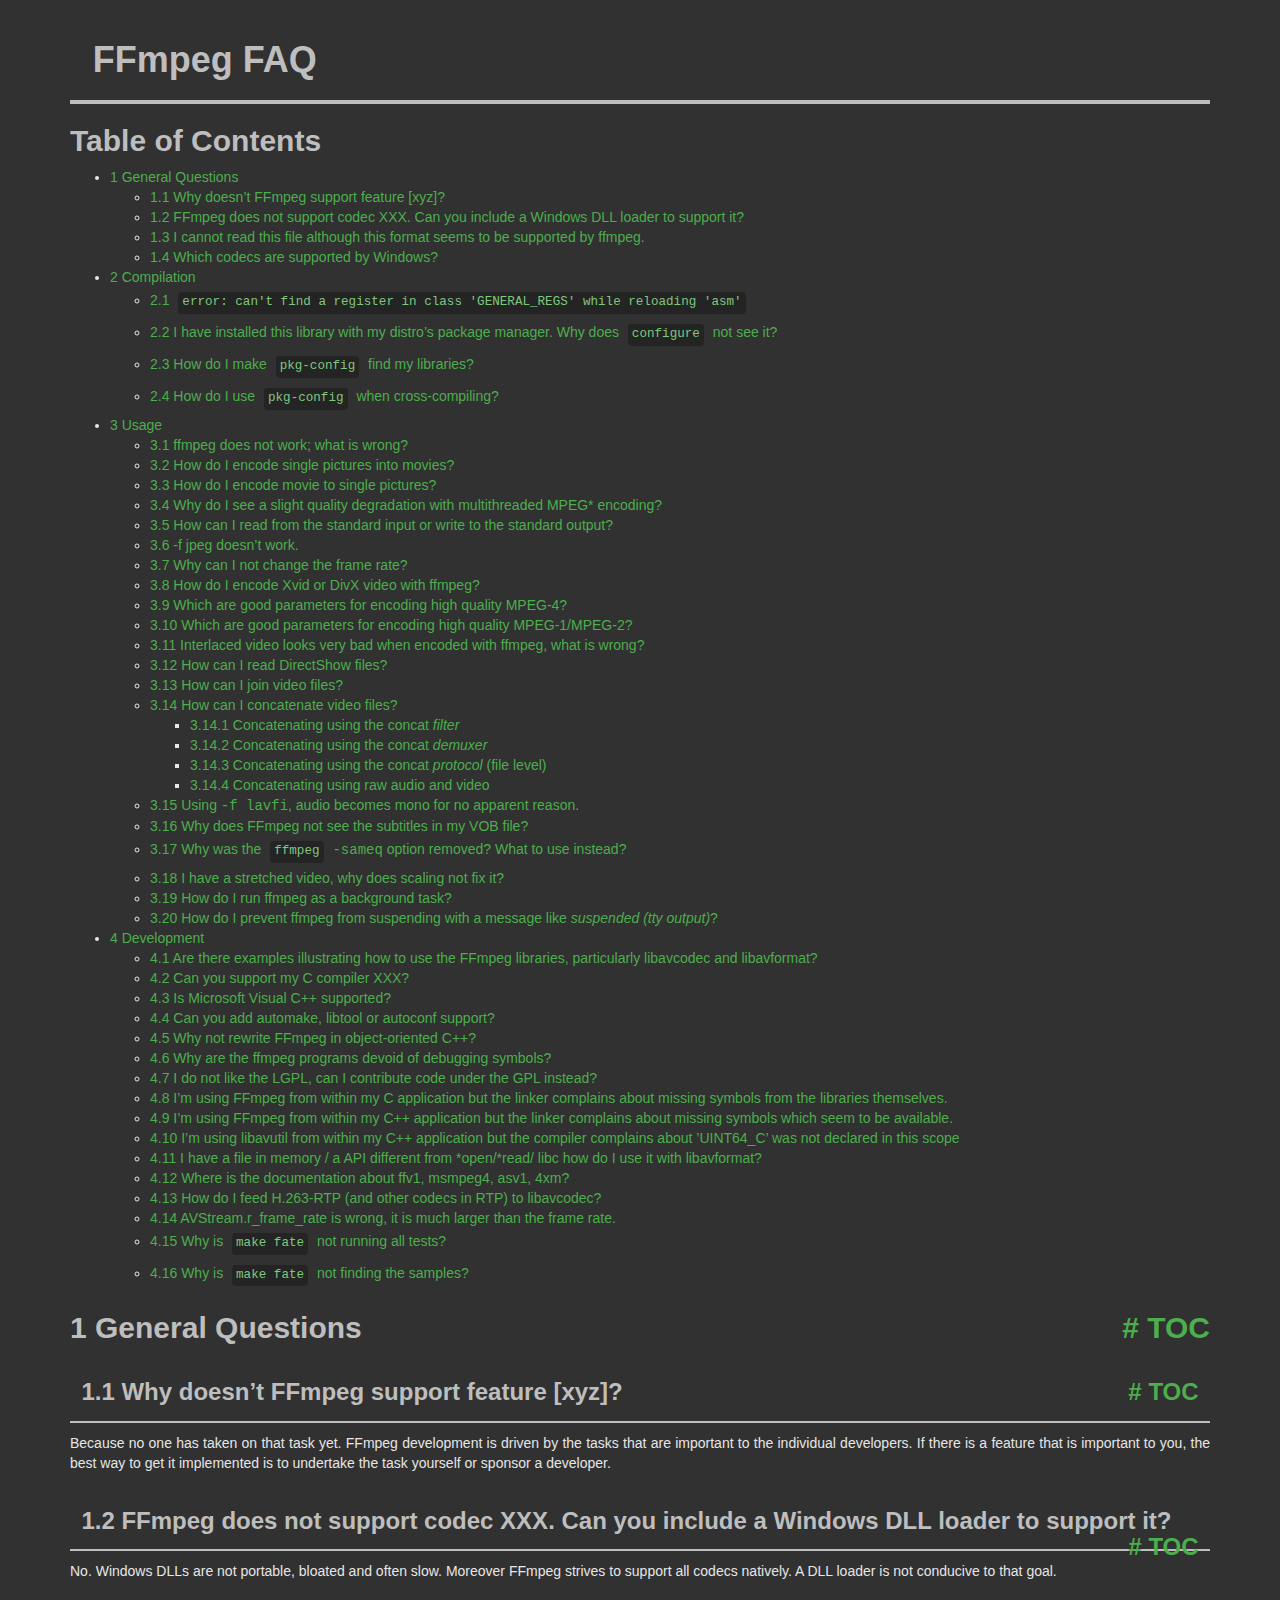
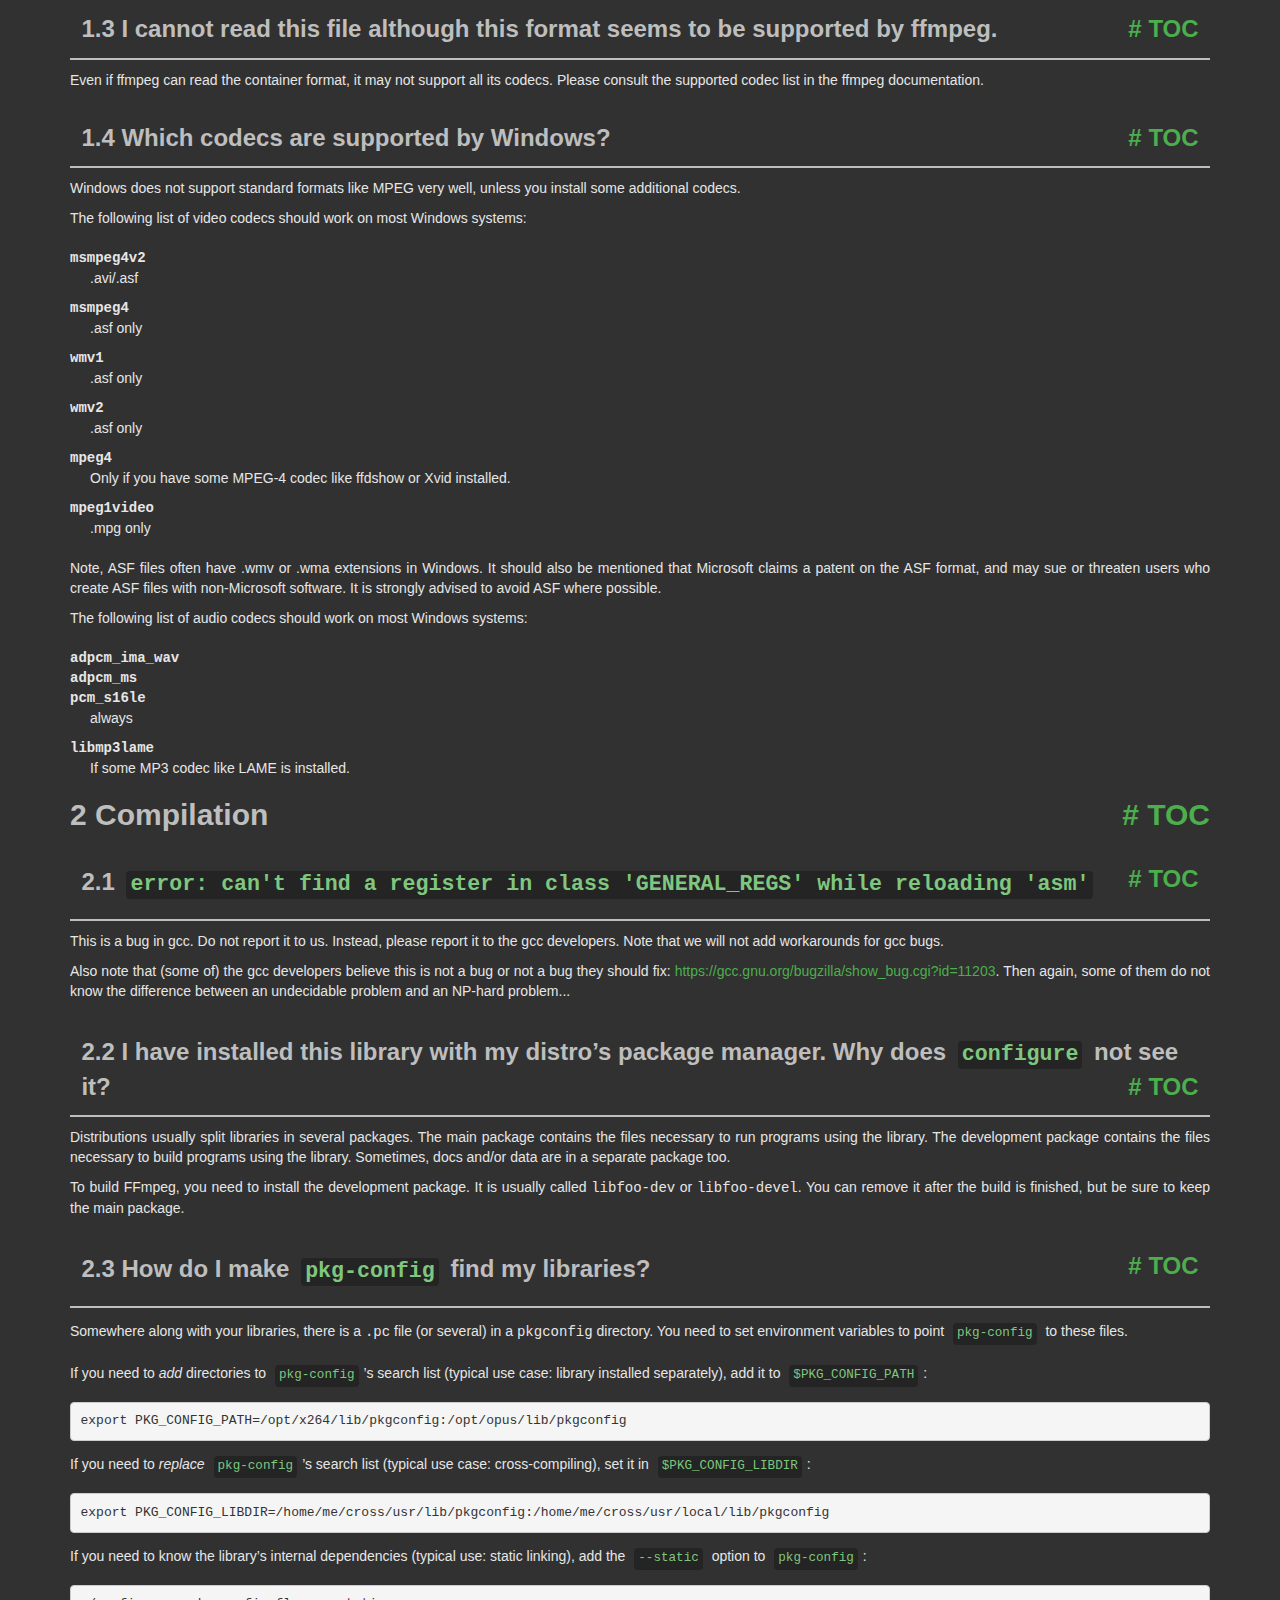
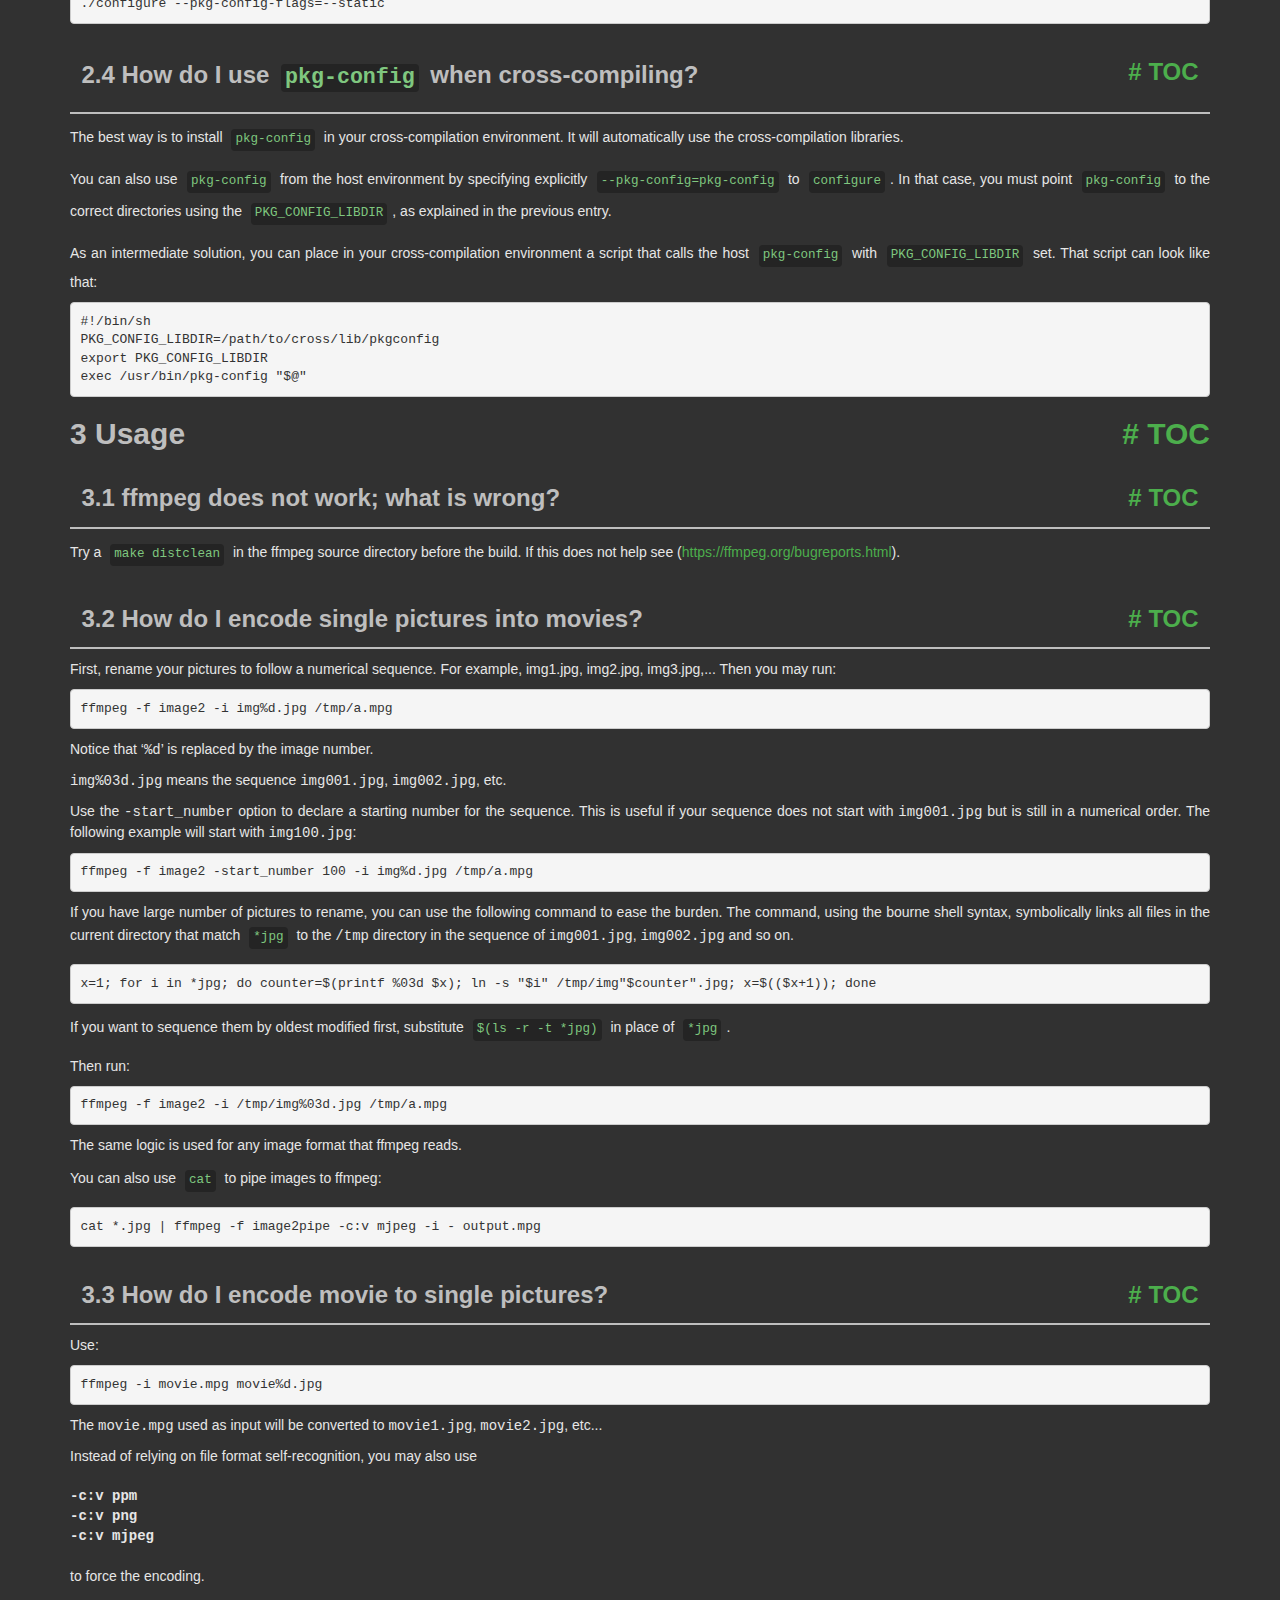
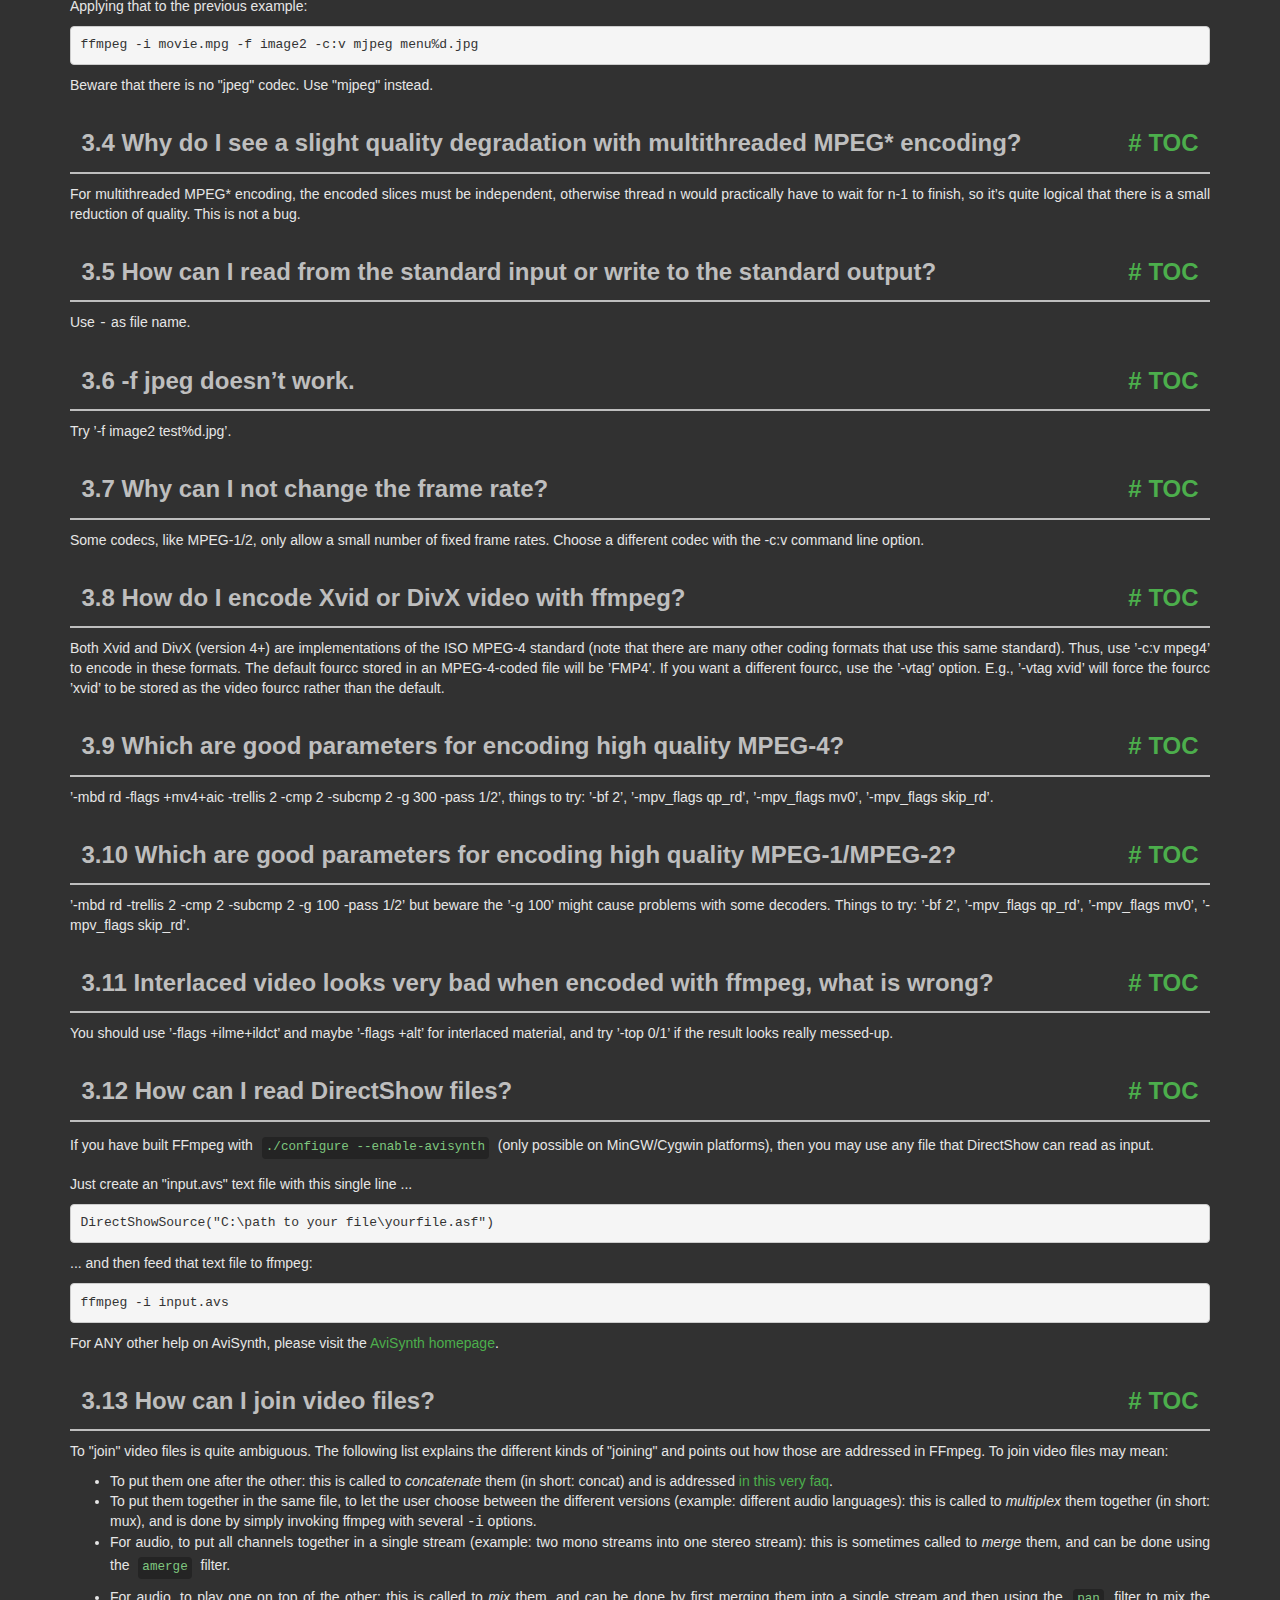
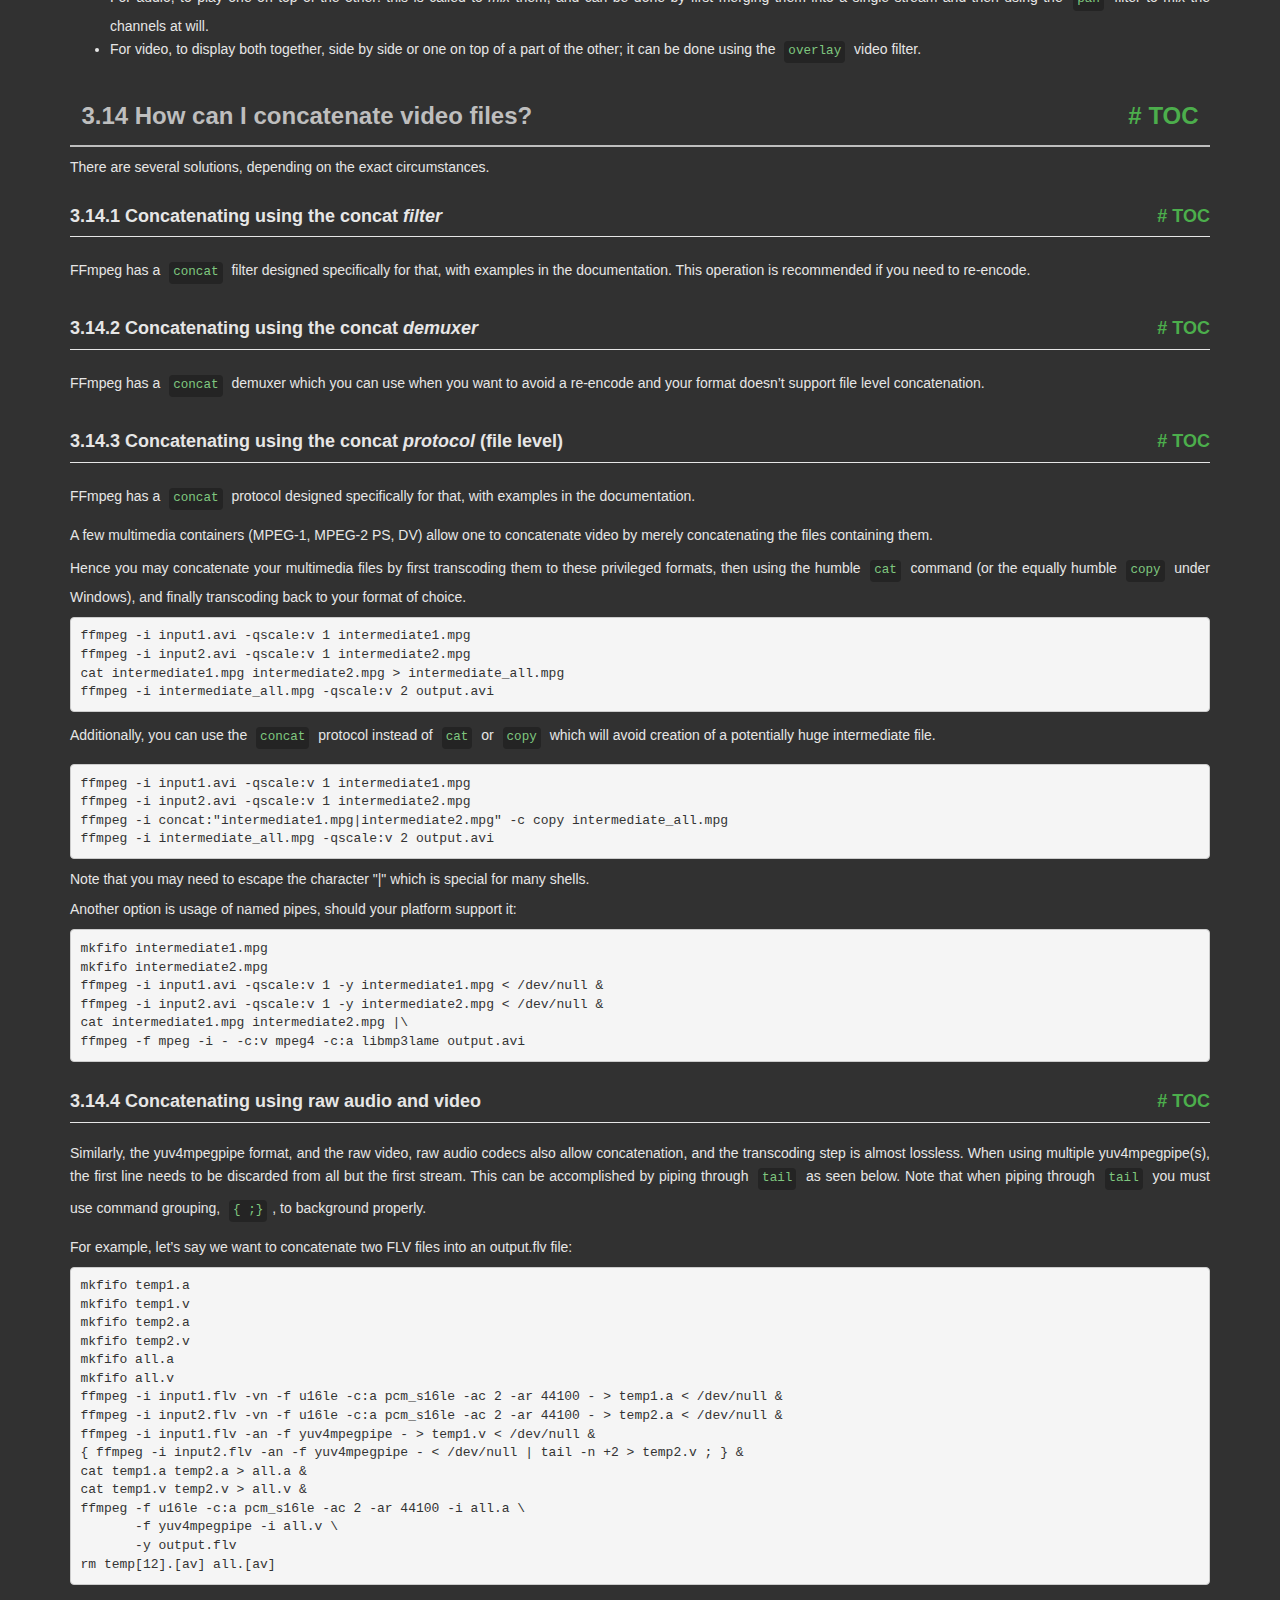
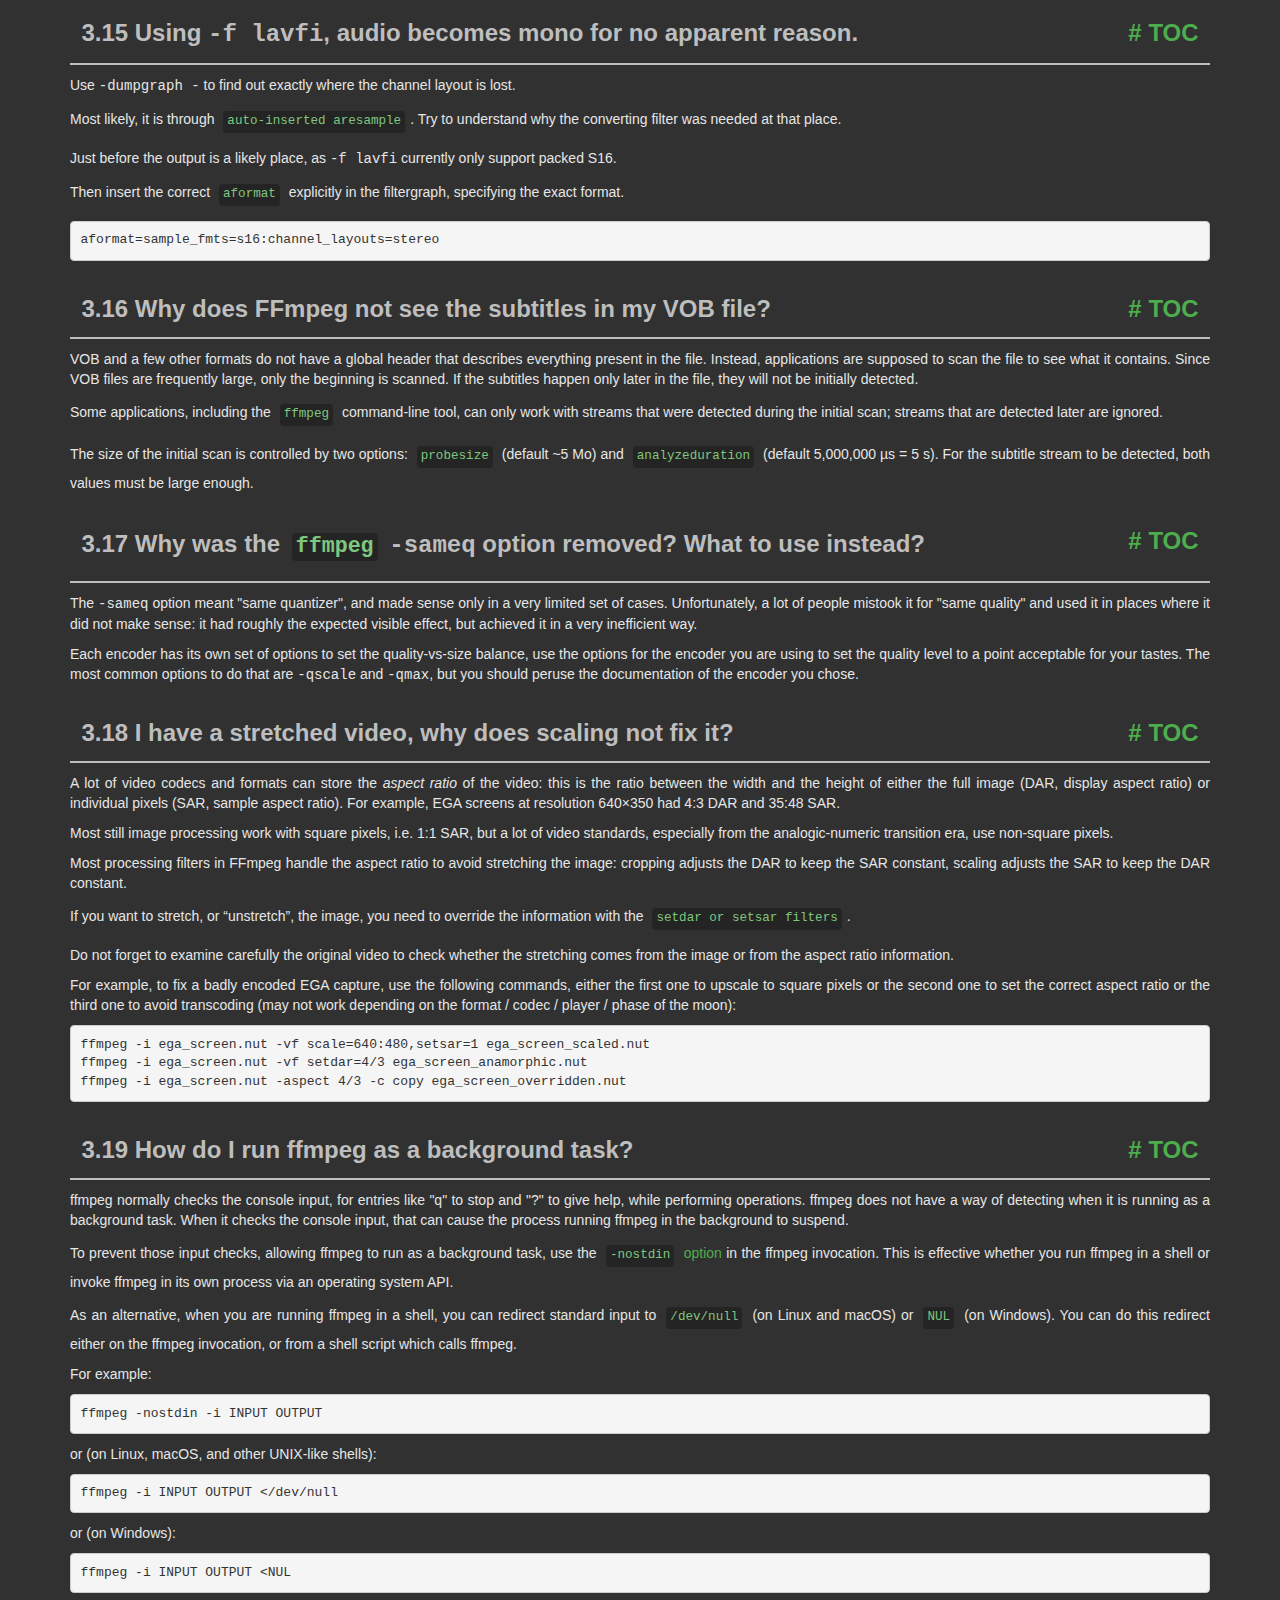
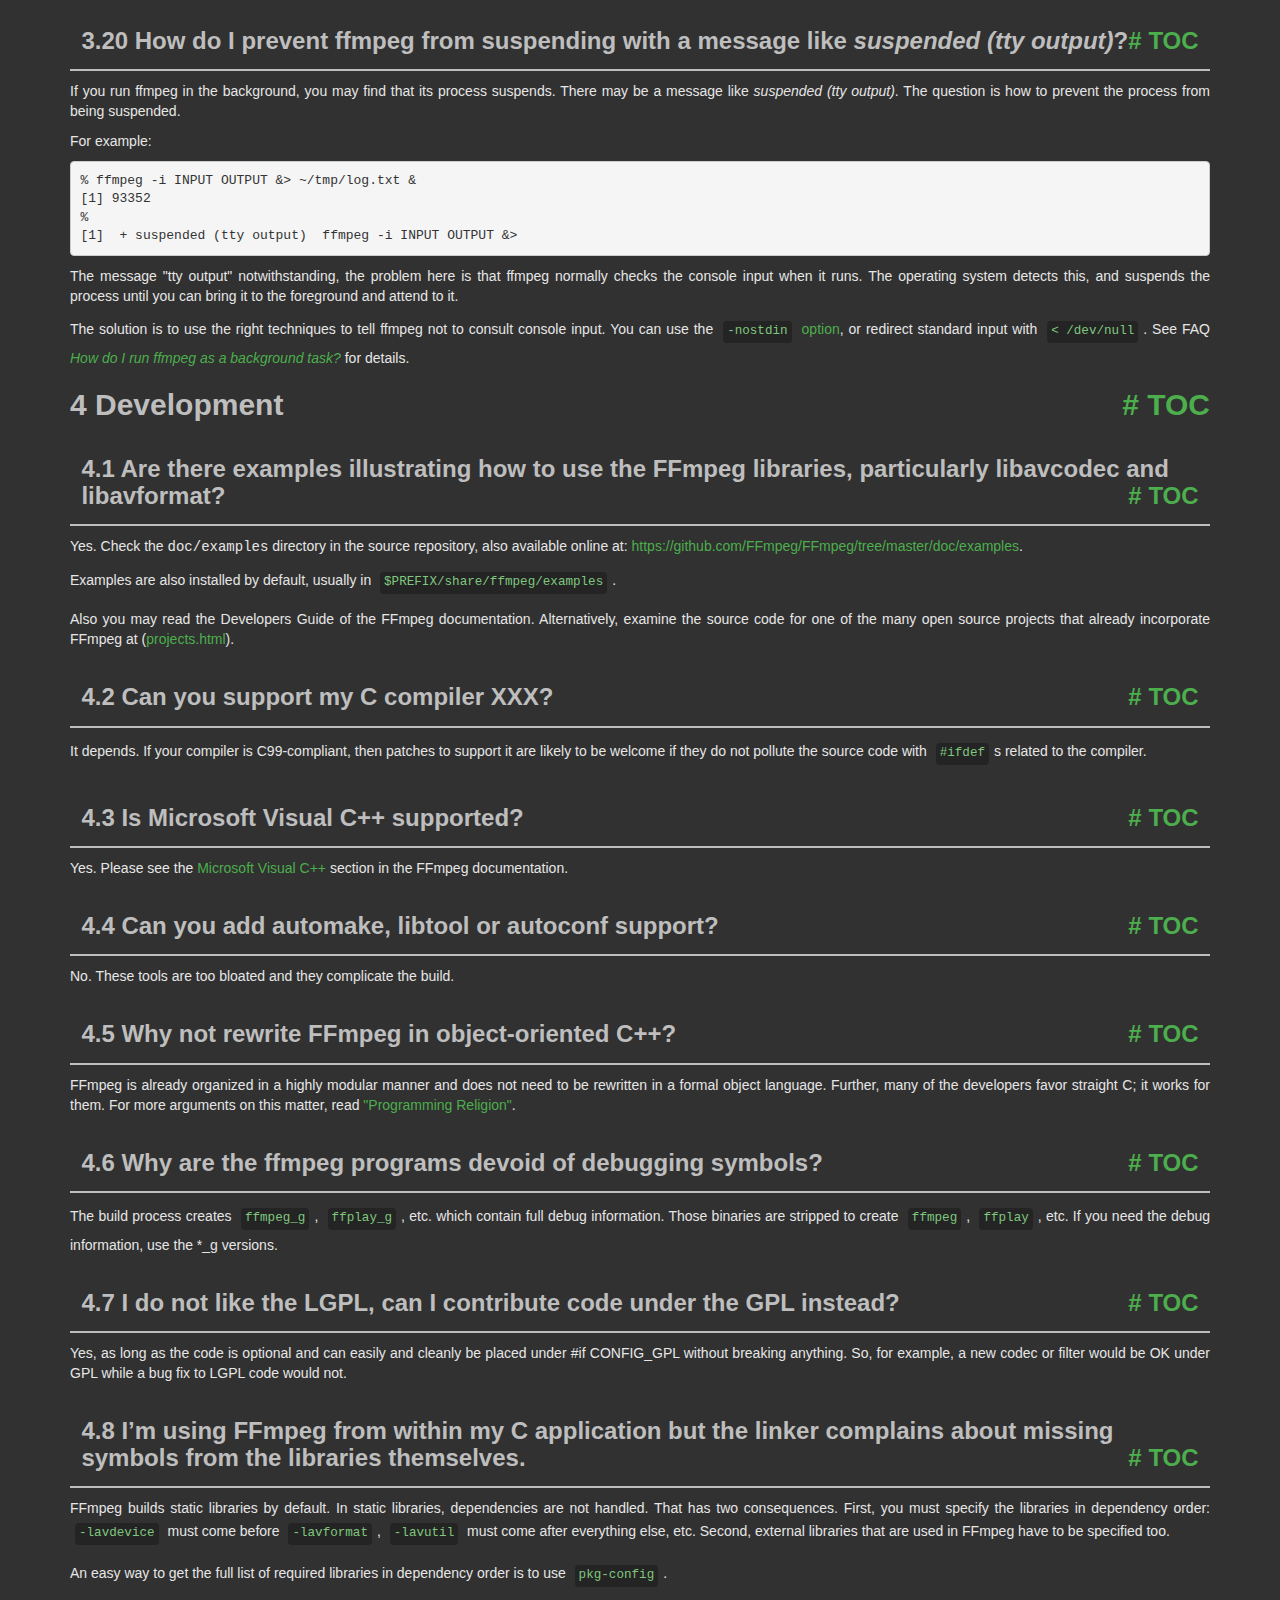
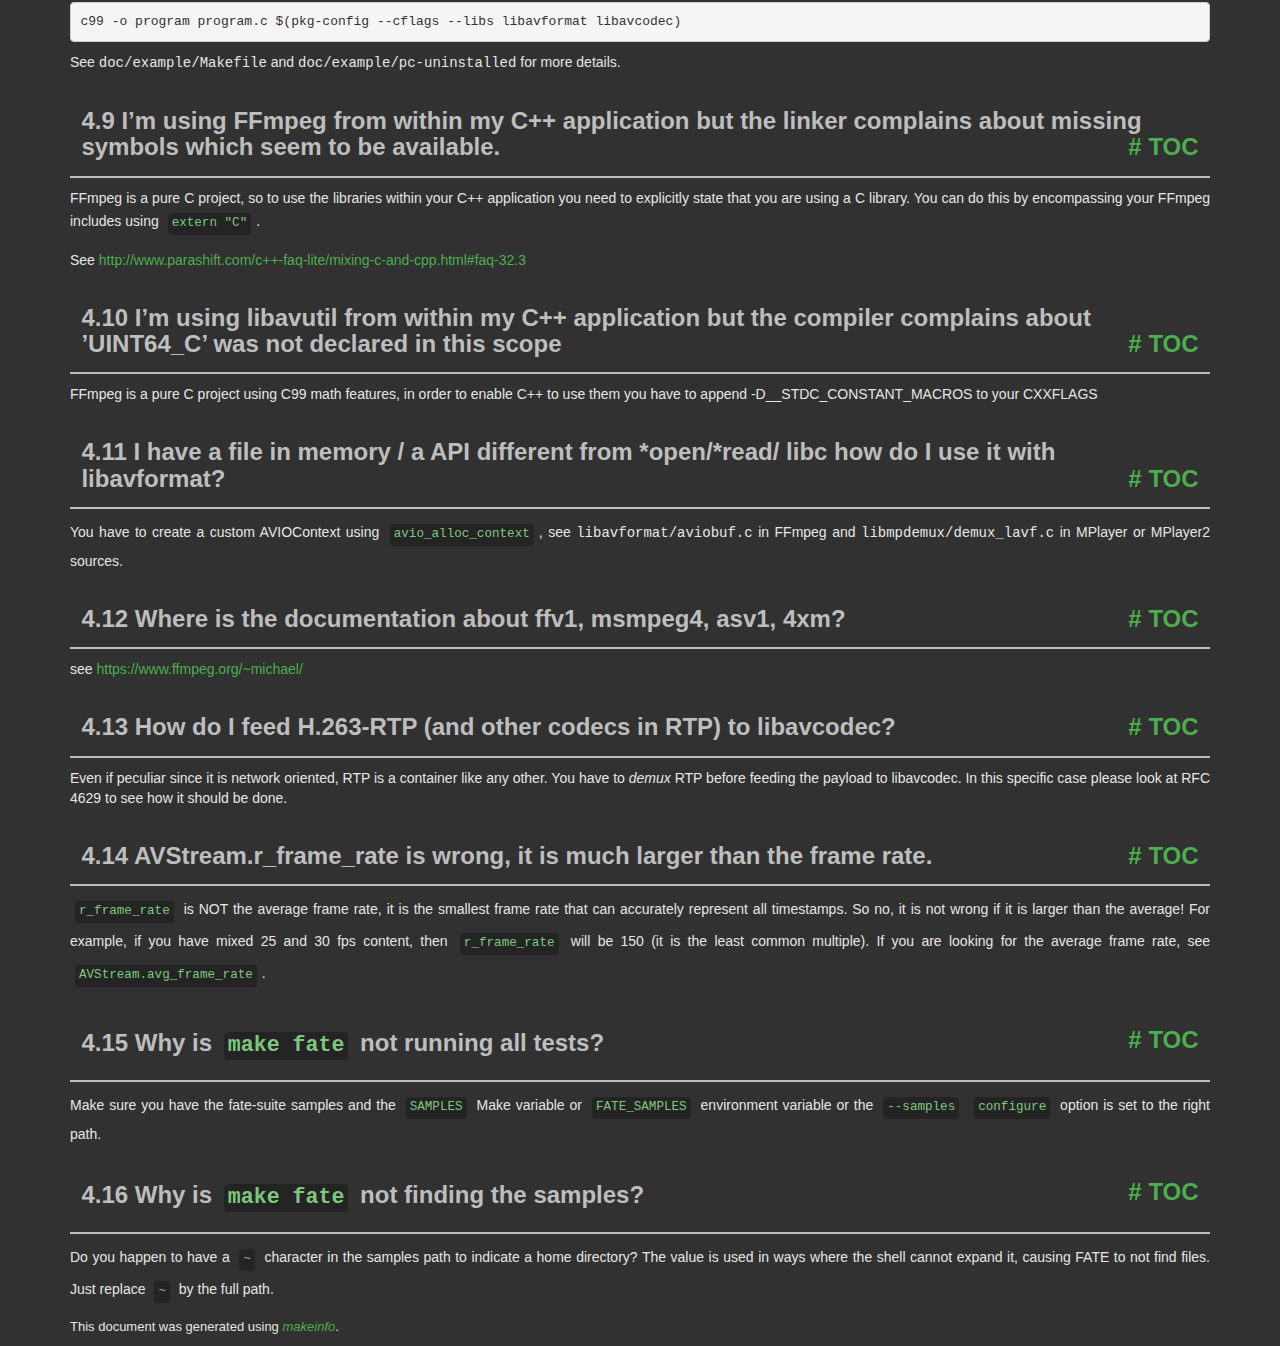
<file: ffmpeg/ffmpeg-7.1.1-essentials_build/doc/faq.html>
<!DOCTYPE html PUBLIC "-//W3C//DTD HTML 4.01 Transitional//EN" "http://www.w3.org/TR/html4/loose.dtd">
<html>
<!-- Created by , GNU Texinfo 7.1.1 -->
  <head>
    <meta charset="utf-8">
    <title>
      FFmpeg FAQ
    </title>
    <meta name="viewport" content="width=device-width,initial-scale=1.0">
    <link rel="stylesheet" type="text/css" href="bootstrap.min.css">
    <link rel="stylesheet" type="text/css" href="style.min.css">
  </head>
  <body>
    <div class="container">
      <h1>
      FFmpeg FAQ
      </h1>


<a name="SEC_Top"></a>

<div class="element-contents" id="SEC_Contents">
<h2 class="contents-heading">Table of Contents</h2>

<div class="contents">

<ul class="toc-numbered-mark">
  <li><a id="toc-General-Questions" href="#General-Questions">1 General Questions</a>
  <ul class="toc-numbered-mark">
    <li><a id="toc-Why-doesn_0027t-FFmpeg-support-feature-_005bxyz_005d_003f" href="#Why-doesn_0027t-FFmpeg-support-feature-_005bxyz_005d_003f">1.1 Why doesn&rsquo;t FFmpeg support feature [xyz]?</a></li>
    <li><a id="toc-FFmpeg-does-not-support-codec-XXX_002e-Can-you-include-a-Windows-DLL-loader-to-support-it_003f" href="#FFmpeg-does-not-support-codec-XXX_002e-Can-you-include-a-Windows-DLL-loader-to-support-it_003f">1.2 FFmpeg does not support codec XXX. Can you include a Windows DLL loader to support it?</a></li>
    <li><a id="toc-I-cannot-read-this-file-although-this-format-seems-to-be-supported-by-ffmpeg_002e" href="#I-cannot-read-this-file-although-this-format-seems-to-be-supported-by-ffmpeg_002e">1.3 I cannot read this file although this format seems to be supported by ffmpeg.</a></li>
    <li><a id="toc-Which-codecs-are-supported-by-Windows_003f" href="#Which-codecs-are-supported-by-Windows_003f">1.4 Which codecs are supported by Windows?</a></li>
  </ul></li>
  <li><a id="toc-Compilation" href="#Compilation">2 Compilation</a>
  <ul class="toc-numbered-mark">
    <li><a id="toc-error_003a-can_0027t-find-a-register-in-class-_0027GENERAL_005fREGS_0027-while-reloading-_0027asm_0027" href="#error_003a-can_0027t-find-a-register-in-class-_0027GENERAL_005fREGS_0027-while-reloading-_0027asm_0027">2.1 <code class="code">error: can't find a register in class 'GENERAL_REGS' while reloading 'asm'</code></a></li>
    <li><a id="toc-I-have-installed-this-library-with-my-distro_0027s-package-manager_002e-Why-does-configure-not-see-it_003f" href="#I-have-installed-this-library-with-my-distro_0027s-package-manager_002e-Why-does-configure-not-see-it_003f">2.2 I have installed this library with my distro&rsquo;s package manager. Why does <code class="command">configure</code> not see it?</a></li>
    <li><a id="toc-How-do-I-make-pkg_002dconfig-find-my-libraries_003f" href="#How-do-I-make-pkg_002dconfig-find-my-libraries_003f">2.3 How do I make <code class="command">pkg-config</code> find my libraries?</a></li>
    <li><a id="toc-How-do-I-use-pkg_002dconfig-when-cross_002dcompiling_003f" href="#How-do-I-use-pkg_002dconfig-when-cross_002dcompiling_003f">2.4 How do I use <code class="command">pkg-config</code> when cross-compiling?</a></li>
  </ul></li>
  <li><a id="toc-Usage" href="#Usage">3 Usage</a>
  <ul class="toc-numbered-mark">
    <li><a id="toc-ffmpeg-does-not-work_003b-what-is-wrong_003f" href="#ffmpeg-does-not-work_003b-what-is-wrong_003f">3.1 ffmpeg does not work; what is wrong?</a></li>
    <li><a id="toc-How-do-I-encode-single-pictures-into-movies_003f" href="#How-do-I-encode-single-pictures-into-movies_003f">3.2 How do I encode single pictures into movies?</a></li>
    <li><a id="toc-How-do-I-encode-movie-to-single-pictures_003f" href="#How-do-I-encode-movie-to-single-pictures_003f">3.3 How do I encode movie to single pictures?</a></li>
    <li><a id="toc-Why-do-I-see-a-slight-quality-degradation-with-multithreaded-MPEG_002a-encoding_003f" href="#Why-do-I-see-a-slight-quality-degradation-with-multithreaded-MPEG_002a-encoding_003f">3.4 Why do I see a slight quality degradation with multithreaded MPEG* encoding?</a></li>
    <li><a id="toc-How-can-I-read-from-the-standard-input-or-write-to-the-standard-output_003f" href="#How-can-I-read-from-the-standard-input-or-write-to-the-standard-output_003f">3.5 How can I read from the standard input or write to the standard output?</a></li>
    <li><a id="toc-_002df-jpeg-doesn_0027t-work_002e" href="#g_t_002df-jpeg-doesn_0027t-work_002e">3.6 -f jpeg doesn&rsquo;t work.</a></li>
    <li><a id="toc-Why-can-I-not-change-the-frame-rate_003f" href="#Why-can-I-not-change-the-frame-rate_003f">3.7 Why can I not change the frame rate?</a></li>
    <li><a id="toc-How-do-I-encode-Xvid-or-DivX-video-with-ffmpeg_003f" href="#How-do-I-encode-Xvid-or-DivX-video-with-ffmpeg_003f">3.8 How do I encode Xvid or DivX video with ffmpeg?</a></li>
    <li><a id="toc-Which-are-good-parameters-for-encoding-high-quality-MPEG_002d4_003f" href="#Which-are-good-parameters-for-encoding-high-quality-MPEG_002d4_003f">3.9 Which are good parameters for encoding high quality MPEG-4?</a></li>
    <li><a id="toc-Which-are-good-parameters-for-encoding-high-quality-MPEG_002d1_002fMPEG_002d2_003f" href="#Which-are-good-parameters-for-encoding-high-quality-MPEG_002d1_002fMPEG_002d2_003f">3.10 Which are good parameters for encoding high quality MPEG-1/MPEG-2?</a></li>
    <li><a id="toc-Interlaced-video-looks-very-bad-when-encoded-with-ffmpeg_002c-what-is-wrong_003f" href="#Interlaced-video-looks-very-bad-when-encoded-with-ffmpeg_002c-what-is-wrong_003f">3.11 Interlaced video looks very bad when encoded with ffmpeg, what is wrong?</a></li>
    <li><a id="toc-How-can-I-read-DirectShow-files_003f" href="#How-can-I-read-DirectShow-files_003f">3.12 How can I read DirectShow files?</a></li>
    <li><a id="toc-How-can-I-join-video-files_003f" href="#How-can-I-join-video-files_003f">3.13 How can I join video files?</a></li>
    <li><a id="toc-How-can-I-concatenate-video-files_003f" href="#How-can-I-concatenate-video-files_003f">3.14 How can I concatenate video files?</a>
    <ul class="toc-numbered-mark">
      <li><a id="toc-Concatenating-using-the-concat-filter" href="#Concatenating-using-the-concat-filter">3.14.1 Concatenating using the concat <em class="emph">filter</em></a></li>
      <li><a id="toc-Concatenating-using-the-concat-demuxer" href="#Concatenating-using-the-concat-demuxer">3.14.2 Concatenating using the concat <em class="emph">demuxer</em></a></li>
      <li><a id="toc-Concatenating-using-the-concat-protocol-_0028file-level_0029" href="#Concatenating-using-the-concat-protocol-_0028file-level_0029">3.14.3 Concatenating using the concat <em class="emph">protocol</em> (file level)</a></li>
      <li><a id="toc-Concatenating-using-raw-audio-and-video" href="#Concatenating-using-raw-audio-and-video">3.14.4 Concatenating using raw audio and video</a></li>
    </ul></li>
    <li><a id="toc-Using-_002df-lavfi_002c-audio-becomes-mono-for-no-apparent-reason_002e" href="#Using-_002df-lavfi_002c-audio-becomes-mono-for-no-apparent-reason_002e">3.15 Using <samp class="option">-f lavfi</samp>, audio becomes mono for no apparent reason.</a></li>
    <li><a id="toc-Why-does-FFmpeg-not-see-the-subtitles-in-my-VOB-file_003f" href="#Why-does-FFmpeg-not-see-the-subtitles-in-my-VOB-file_003f">3.16 Why does FFmpeg not see the subtitles in my VOB file?</a></li>
    <li><a id="toc-Why-was-the-ffmpeg-_002dsameq-option-removed_003f-What-to-use-instead_003f" href="#Why-was-the-ffmpeg-_002dsameq-option-removed_003f-What-to-use-instead_003f">3.17 Why was the <code class="command">ffmpeg</code> <samp class="option">-sameq</samp> option removed? What to use instead?</a></li>
    <li><a id="toc-I-have-a-stretched-video_002c-why-does-scaling-not-fix-it_003f" href="#I-have-a-stretched-video_002c-why-does-scaling-not-fix-it_003f">3.18 I have a stretched video, why does scaling not fix it?</a></li>
    <li><a id="toc-How-do-I-run-ffmpeg-as-a-background-task_003f" href="#How-do-I-run-ffmpeg-as-a-background-task_003f">3.19 How do I run ffmpeg as a background task?</a></li>
    <li><a id="toc-How-do-I-prevent-ffmpeg-from-suspending-with-a-message-like-suspended-_0028tty-output_0029_003f" href="#How-do-I-prevent-ffmpeg-from-suspending-with-a-message-like-suspended-_0028tty-output_0029_003f">3.20 How do I prevent ffmpeg from suspending with a message like <em class="emph">suspended (tty output)</em>?</a></li>
  </ul></li>
  <li><a id="toc-Development" href="#Development">4 Development</a>
  <ul class="toc-numbered-mark">
    <li><a id="toc-Are-there-examples-illustrating-how-to-use-the-FFmpeg-libraries_002c-particularly-libavcodec-and-libavformat_003f" href="#Are-there-examples-illustrating-how-to-use-the-FFmpeg-libraries_002c-particularly-libavcodec-and-libavformat_003f">4.1 Are there examples illustrating how to use the FFmpeg libraries, particularly libavcodec and libavformat?</a></li>
    <li><a id="toc-Can-you-support-my-C-compiler-XXX_003f" href="#Can-you-support-my-C-compiler-XXX_003f">4.2 Can you support my C compiler XXX?</a></li>
    <li><a id="toc-Is-Microsoft-Visual-C_002b_002b-supported_003f" href="#Is-Microsoft-Visual-C_002b_002b-supported_003f">4.3 Is Microsoft Visual C++ supported?</a></li>
    <li><a id="toc-Can-you-add-automake_002c-libtool-or-autoconf-support_003f" href="#Can-you-add-automake_002c-libtool-or-autoconf-support_003f">4.4 Can you add automake, libtool or autoconf support?</a></li>
    <li><a id="toc-Why-not-rewrite-FFmpeg-in-object_002doriented-C_002b_002b_003f" href="#Why-not-rewrite-FFmpeg-in-object_002doriented-C_002b_002b_003f">4.5 Why not rewrite FFmpeg in object-oriented C++?</a></li>
    <li><a id="toc-Why-are-the-ffmpeg-programs-devoid-of-debugging-symbols_003f" href="#Why-are-the-ffmpeg-programs-devoid-of-debugging-symbols_003f">4.6 Why are the ffmpeg programs devoid of debugging symbols?</a></li>
    <li><a id="toc-I-do-not-like-the-LGPL_002c-can-I-contribute-code-under-the-GPL-instead_003f" href="#I-do-not-like-the-LGPL_002c-can-I-contribute-code-under-the-GPL-instead_003f">4.7 I do not like the LGPL, can I contribute code under the GPL instead?</a></li>
    <li><a id="toc-I_0027m-using-FFmpeg-from-within-my-C-application-but-the-linker-complains-about-missing-symbols-from-the-libraries-themselves_002e" href="#I_0027m-using-FFmpeg-from-within-my-C-application-but-the-linker-complains-about-missing-symbols-from-the-libraries-themselves_002e">4.8 I&rsquo;m using FFmpeg from within my C application but the linker complains about missing symbols from the libraries themselves.</a></li>
    <li><a id="toc-I_0027m-using-FFmpeg-from-within-my-C_002b_002b-application-but-the-linker-complains-about-missing-symbols-which-seem-to-be-available_002e" href="#I_0027m-using-FFmpeg-from-within-my-C_002b_002b-application-but-the-linker-complains-about-missing-symbols-which-seem-to-be-available_002e">4.9 I&rsquo;m using FFmpeg from within my C++ application but the linker complains about missing symbols which seem to be available.</a></li>
    <li><a id="toc-I_0027m-using-libavutil-from-within-my-C_002b_002b-application-but-the-compiler-complains-about-_0027UINT64_005fC_0027-was-not-declared-in-this-scope" href="#I_0027m-using-libavutil-from-within-my-C_002b_002b-application-but-the-compiler-complains-about-_0027UINT64_005fC_0027-was-not-declared-in-this-scope">4.10 I&rsquo;m using libavutil from within my C++ application but the compiler complains about &rsquo;UINT64_C&rsquo; was not declared in this scope</a></li>
    <li><a id="toc-I-have-a-file-in-memory-_002f-a-API-different-from-_002aopen_002f_002aread_002f-libc-how-do-I-use-it-with-libavformat_003f" href="#I-have-a-file-in-memory-_002f-a-API-different-from-_002aopen_002f_002aread_002f-libc-how-do-I-use-it-with-libavformat_003f">4.11 I have a file in memory / a API different from *open/*read/ libc how do I use it with libavformat?</a></li>
    <li><a id="toc-Where-is-the-documentation-about-ffv1_002c-msmpeg4_002c-asv1_002c-4xm_003f" href="#Where-is-the-documentation-about-ffv1_002c-msmpeg4_002c-asv1_002c-4xm_003f">4.12 Where is the documentation about ffv1, msmpeg4, asv1, 4xm?</a></li>
    <li><a id="toc-How-do-I-feed-H_002e263_002dRTP-_0028and-other-codecs-in-RTP_0029-to-libavcodec_003f" href="#How-do-I-feed-H_002e263_002dRTP-_0028and-other-codecs-in-RTP_0029-to-libavcodec_003f">4.13 How do I feed H.263-RTP (and other codecs in RTP) to libavcodec?</a></li>
    <li><a id="toc-AVStream_002er_005fframe_005frate-is-wrong_002c-it-is-much-larger-than-the-frame-rate_002e" href="#AVStream_002er_005fframe_005frate-is-wrong_002c-it-is-much-larger-than-the-frame-rate_002e">4.14 AVStream.r_frame_rate is wrong, it is much larger than the frame rate.</a></li>
    <li><a id="toc-Why-is-make-fate-not-running-all-tests_003f" href="#Why-is-make-fate-not-running-all-tests_003f">4.15 Why is <code class="code">make fate</code> not running all tests?</a></li>
    <li><a id="toc-Why-is-make-fate-not-finding-the-samples_003f" href="#Why-is-make-fate-not-finding-the-samples_003f">4.16 Why is <code class="code">make fate</code> not finding the samples?</a></li>
  </ul></li>
</ul>
</div>
</div>

<a name="General-Questions"></a>
<h2 class="chapter">1 General Questions<span class="pull-right"><a class="anchor hidden-xs" href="#General-Questions" aria-hidden="true">#</a> <a class="anchor hidden-xs"href="#toc-General-Questions" aria-hidden="true">TOC</a></span></h2>

<a name="Why-doesn_0027t-FFmpeg-support-feature-_005bxyz_005d_003f"></a>
<h3 class="section">1.1 Why doesn&rsquo;t FFmpeg support feature [xyz]?<span class="pull-right"><a class="anchor hidden-xs" href="#Why-doesn_0027t-FFmpeg-support-feature-_005bxyz_005d_003f" aria-hidden="true">#</a> <a class="anchor hidden-xs"href="#toc-Why-doesn_0027t-FFmpeg-support-feature-_005bxyz_005d_003f" aria-hidden="true">TOC</a></span></h3>

<p>Because no one has taken on that task yet. FFmpeg development is
driven by the tasks that are important to the individual developers.
If there is a feature that is important to you, the best way to get
it implemented is to undertake the task yourself or sponsor a developer.
</p>
<a name="FFmpeg-does-not-support-codec-XXX_002e-Can-you-include-a-Windows-DLL-loader-to-support-it_003f"></a>
<h3 class="section">1.2 FFmpeg does not support codec XXX. Can you include a Windows DLL loader to support it?<span class="pull-right"><a class="anchor hidden-xs" href="#FFmpeg-does-not-support-codec-XXX_002e-Can-you-include-a-Windows-DLL-loader-to-support-it_003f" aria-hidden="true">#</a> <a class="anchor hidden-xs"href="#toc-FFmpeg-does-not-support-codec-XXX_002e-Can-you-include-a-Windows-DLL-loader-to-support-it_003f" aria-hidden="true">TOC</a></span></h3>

<p>No. Windows DLLs are not portable, bloated and often slow.
Moreover FFmpeg strives to support all codecs natively.
A DLL loader is not conducive to that goal.
</p>
<a name="I-cannot-read-this-file-although-this-format-seems-to-be-supported-by-ffmpeg_002e"></a>
<h3 class="section">1.3 I cannot read this file although this format seems to be supported by ffmpeg.<span class="pull-right"><a class="anchor hidden-xs" href="#I-cannot-read-this-file-although-this-format-seems-to-be-supported-by-ffmpeg_002e" aria-hidden="true">#</a> <a class="anchor hidden-xs"href="#toc-I-cannot-read-this-file-although-this-format-seems-to-be-supported-by-ffmpeg_002e" aria-hidden="true">TOC</a></span></h3>

<p>Even if ffmpeg can read the container format, it may not support all its
codecs. Please consult the supported codec list in the ffmpeg
documentation.
</p>
<a name="Which-codecs-are-supported-by-Windows_003f"></a>
<h3 class="section">1.4 Which codecs are supported by Windows?<span class="pull-right"><a class="anchor hidden-xs" href="#Which-codecs-are-supported-by-Windows_003f" aria-hidden="true">#</a> <a class="anchor hidden-xs"href="#toc-Which-codecs-are-supported-by-Windows_003f" aria-hidden="true">TOC</a></span></h3>

<p>Windows does not support standard formats like MPEG very well, unless you
install some additional codecs.
</p>
<p>The following list of video codecs should work on most Windows systems:
</p><dl class="table">
<dt><samp class="option">msmpeg4v2</samp></dt>
<dd><p>.avi/.asf
</p></dd>
<dt><samp class="option">msmpeg4</samp></dt>
<dd><p>.asf only
</p></dd>
<dt><samp class="option">wmv1</samp></dt>
<dd><p>.asf only
</p></dd>
<dt><samp class="option">wmv2</samp></dt>
<dd><p>.asf only
</p></dd>
<dt><samp class="option">mpeg4</samp></dt>
<dd><p>Only if you have some MPEG-4 codec like ffdshow or Xvid installed.
</p></dd>
<dt><samp class="option">mpeg1video</samp></dt>
<dd><p>.mpg only
</p></dd>
</dl>
<p>Note, ASF files often have .wmv or .wma extensions in Windows. It should also
be mentioned that Microsoft claims a patent on the ASF format, and may sue
or threaten users who create ASF files with non-Microsoft software. It is
strongly advised to avoid ASF where possible.
</p>
<p>The following list of audio codecs should work on most Windows systems:
</p><dl class="table">
<dt><samp class="option">adpcm_ima_wav</samp></dt>
<dt><samp class="option">adpcm_ms</samp></dt>
<dt><samp class="option">pcm_s16le</samp></dt>
<dd><p>always
</p></dd>
<dt><samp class="option">libmp3lame</samp></dt>
<dd><p>If some MP3 codec like LAME is installed.
</p></dd>
</dl>


<a name="Compilation"></a>
<h2 class="chapter">2 Compilation<span class="pull-right"><a class="anchor hidden-xs" href="#Compilation" aria-hidden="true">#</a> <a class="anchor hidden-xs"href="#toc-Compilation" aria-hidden="true">TOC</a></span></h2>

<a name="error_003a-can_0027t-find-a-register-in-class-_0027GENERAL_005fREGS_0027-while-reloading-_0027asm_0027"></a>
<h3 class="section">2.1 <code class="code">error: can't find a register in class 'GENERAL_REGS' while reloading 'asm'</code><span class="pull-right"><a class="anchor hidden-xs" href="#error_003a-can_0027t-find-a-register-in-class-_0027GENERAL_005fREGS_0027-while-reloading-_0027asm_0027" aria-hidden="true">#</a> <a class="anchor hidden-xs"href="#toc-error_003a-can_0027t-find-a-register-in-class-_0027GENERAL_005fREGS_0027-while-reloading-_0027asm_0027" aria-hidden="true">TOC</a></span></h3>

<p>This is a bug in gcc. Do not report it to us. Instead, please report it to
the gcc developers. Note that we will not add workarounds for gcc bugs.
</p>
<p>Also note that (some of) the gcc developers believe this is not a bug or
not a bug they should fix:
<a class="url" href="https://gcc.gnu.org/bugzilla/show_bug.cgi?id=11203">https://gcc.gnu.org/bugzilla/show_bug.cgi?id=11203</a>.
Then again, some of them do not know the difference between an undecidable
problem and an NP-hard problem...
</p>
<a name="I-have-installed-this-library-with-my-distro_0027s-package-manager_002e-Why-does-configure-not-see-it_003f"></a>
<h3 class="section">2.2 I have installed this library with my distro&rsquo;s package manager. Why does <code class="command">configure</code> not see it?<span class="pull-right"><a class="anchor hidden-xs" href="#I-have-installed-this-library-with-my-distro_0027s-package-manager_002e-Why-does-configure-not-see-it_003f" aria-hidden="true">#</a> <a class="anchor hidden-xs"href="#toc-I-have-installed-this-library-with-my-distro_0027s-package-manager_002e-Why-does-configure-not-see-it_003f" aria-hidden="true">TOC</a></span></h3>

<p>Distributions usually split libraries in several packages. The main package
contains the files necessary to run programs using the library. The
development package contains the files necessary to build programs using the
library. Sometimes, docs and/or data are in a separate package too.
</p>
<p>To build FFmpeg, you need to install the development package. It is usually
called <samp class="file">libfoo-dev</samp> or <samp class="file">libfoo-devel</samp>. You can remove it after the
build is finished, but be sure to keep the main package.
</p>
<a name="How-do-I-make-pkg_002dconfig-find-my-libraries_003f"></a>
<h3 class="section">2.3 How do I make <code class="command">pkg-config</code> find my libraries?<span class="pull-right"><a class="anchor hidden-xs" href="#How-do-I-make-pkg_002dconfig-find-my-libraries_003f" aria-hidden="true">#</a> <a class="anchor hidden-xs"href="#toc-How-do-I-make-pkg_002dconfig-find-my-libraries_003f" aria-hidden="true">TOC</a></span></h3>

<p>Somewhere along with your libraries, there is a <samp class="file">.pc</samp> file (or several)
in a <samp class="file">pkgconfig</samp> directory. You need to set environment variables to
point <code class="command">pkg-config</code> to these files.
</p>
<p>If you need to <em class="emph">add</em> directories to <code class="command">pkg-config</code>&rsquo;s search list
(typical use case: library installed separately), add it to
<code class="code">$PKG_CONFIG_PATH</code>:
</p>
<div class="example">
<pre class="example-preformatted">export PKG_CONFIG_PATH=/opt/x264/lib/pkgconfig:/opt/opus/lib/pkgconfig
</pre></div>

<p>If you need to <em class="emph">replace</em> <code class="command">pkg-config</code>&rsquo;s search list
(typical use case: cross-compiling), set it in
<code class="code">$PKG_CONFIG_LIBDIR</code>:
</p>
<div class="example">
<pre class="example-preformatted">export PKG_CONFIG_LIBDIR=/home/me/cross/usr/lib/pkgconfig:/home/me/cross/usr/local/lib/pkgconfig
</pre></div>

<p>If you need to know the library&rsquo;s internal dependencies (typical use: static
linking), add the <code class="code">--static</code> option to <code class="command">pkg-config</code>:
</p>
<div class="example">
<pre class="example-preformatted">./configure --pkg-config-flags=--static
</pre></div>

<a name="How-do-I-use-pkg_002dconfig-when-cross_002dcompiling_003f"></a>
<h3 class="section">2.4 How do I use <code class="command">pkg-config</code> when cross-compiling?<span class="pull-right"><a class="anchor hidden-xs" href="#How-do-I-use-pkg_002dconfig-when-cross_002dcompiling_003f" aria-hidden="true">#</a> <a class="anchor hidden-xs"href="#toc-How-do-I-use-pkg_002dconfig-when-cross_002dcompiling_003f" aria-hidden="true">TOC</a></span></h3>

<p>The best way is to install <code class="command">pkg-config</code> in your cross-compilation
environment. It will automatically use the cross-compilation libraries.
</p>
<p>You can also use <code class="command">pkg-config</code> from the host environment by
specifying explicitly <code class="code">--pkg-config=pkg-config</code> to <code class="command">configure</code>.
In that case, you must point <code class="command">pkg-config</code> to the correct directories
using the <code class="code">PKG_CONFIG_LIBDIR</code>, as explained in the previous entry.
</p>
<p>As an intermediate solution, you can place in your cross-compilation
environment a script that calls the host <code class="command">pkg-config</code> with
<code class="code">PKG_CONFIG_LIBDIR</code> set. That script can look like that:
</p>
<div class="example">
<pre class="example-preformatted">#!/bin/sh
PKG_CONFIG_LIBDIR=/path/to/cross/lib/pkgconfig
export PKG_CONFIG_LIBDIR
exec /usr/bin/pkg-config &quot;$@&quot;
</pre></div>

<a name="Usage"></a>
<h2 class="chapter">3 Usage<span class="pull-right"><a class="anchor hidden-xs" href="#Usage" aria-hidden="true">#</a> <a class="anchor hidden-xs"href="#toc-Usage" aria-hidden="true">TOC</a></span></h2>

<a name="ffmpeg-does-not-work_003b-what-is-wrong_003f"></a>
<h3 class="section">3.1 ffmpeg does not work; what is wrong?<span class="pull-right"><a class="anchor hidden-xs" href="#ffmpeg-does-not-work_003b-what-is-wrong_003f" aria-hidden="true">#</a> <a class="anchor hidden-xs"href="#toc-ffmpeg-does-not-work_003b-what-is-wrong_003f" aria-hidden="true">TOC</a></span></h3>

<p>Try a <code class="code">make distclean</code> in the ffmpeg source directory before the build.
If this does not help see
(<a class="url" href="https://ffmpeg.org/bugreports.html">https://ffmpeg.org/bugreports.html</a>).
</p>
<a name="How-do-I-encode-single-pictures-into-movies_003f"></a>
<h3 class="section">3.2 How do I encode single pictures into movies?<span class="pull-right"><a class="anchor hidden-xs" href="#How-do-I-encode-single-pictures-into-movies_003f" aria-hidden="true">#</a> <a class="anchor hidden-xs"href="#toc-How-do-I-encode-single-pictures-into-movies_003f" aria-hidden="true">TOC</a></span></h3>

<p>First, rename your pictures to follow a numerical sequence.
For example, img1.jpg, img2.jpg, img3.jpg,...
Then you may run:
</p>
<div class="example">
<pre class="example-preformatted">ffmpeg -f image2 -i img%d.jpg /tmp/a.mpg
</pre></div>

<p>Notice that &lsquo;<samp class="samp">%d</samp>&rsquo; is replaced by the image number.
</p>
<p><samp class="file">img%03d.jpg</samp> means the sequence <samp class="file">img001.jpg</samp>, <samp class="file">img002.jpg</samp>, etc.
</p>
<p>Use the <samp class="option">-start_number</samp> option to declare a starting number for
the sequence. This is useful if your sequence does not start with
<samp class="file">img001.jpg</samp> but is still in a numerical order. The following
example will start with <samp class="file">img100.jpg</samp>:
</p>
<div class="example">
<pre class="example-preformatted">ffmpeg -f image2 -start_number 100 -i img%d.jpg /tmp/a.mpg
</pre></div>

<p>If you have large number of pictures to rename, you can use the
following command to ease the burden. The command, using the bourne
shell syntax, symbolically links all files in the current directory
that match <code class="code">*jpg</code> to the <samp class="file">/tmp</samp> directory in the sequence of
<samp class="file">img001.jpg</samp>, <samp class="file">img002.jpg</samp> and so on.
</p>
<div class="example">
<pre class="example-preformatted">x=1; for i in *jpg; do counter=$(printf %03d $x); ln -s &quot;$i&quot; /tmp/img&quot;$counter&quot;.jpg; x=$(($x+1)); done
</pre></div>

<p>If you want to sequence them by oldest modified first, substitute
<code class="code">$(ls -r -t *jpg)</code> in place of <code class="code">*jpg</code>.
</p>
<p>Then run:
</p>
<div class="example">
<pre class="example-preformatted">ffmpeg -f image2 -i /tmp/img%03d.jpg /tmp/a.mpg
</pre></div>

<p>The same logic is used for any image format that ffmpeg reads.
</p>
<p>You can also use <code class="command">cat</code> to pipe images to ffmpeg:
</p>
<div class="example">
<pre class="example-preformatted">cat *.jpg | ffmpeg -f image2pipe -c:v mjpeg -i - output.mpg
</pre></div>

<a name="How-do-I-encode-movie-to-single-pictures_003f"></a>
<h3 class="section">3.3 How do I encode movie to single pictures?<span class="pull-right"><a class="anchor hidden-xs" href="#How-do-I-encode-movie-to-single-pictures_003f" aria-hidden="true">#</a> <a class="anchor hidden-xs"href="#toc-How-do-I-encode-movie-to-single-pictures_003f" aria-hidden="true">TOC</a></span></h3>

<p>Use:
</p>
<div class="example">
<pre class="example-preformatted">ffmpeg -i movie.mpg movie%d.jpg
</pre></div>

<p>The <samp class="file">movie.mpg</samp> used as input will be converted to
<samp class="file">movie1.jpg</samp>, <samp class="file">movie2.jpg</samp>, etc...
</p>
<p>Instead of relying on file format self-recognition, you may also use
</p><dl class="table">
<dt><samp class="option">-c:v ppm</samp></dt>
<dt><samp class="option">-c:v png</samp></dt>
<dt><samp class="option">-c:v mjpeg</samp></dt>
</dl>
<p>to force the encoding.
</p>
<p>Applying that to the previous example:
</p><div class="example">
<pre class="example-preformatted">ffmpeg -i movie.mpg -f image2 -c:v mjpeg menu%d.jpg
</pre></div>

<p>Beware that there is no &quot;jpeg&quot; codec. Use &quot;mjpeg&quot; instead.
</p>
<a name="Why-do-I-see-a-slight-quality-degradation-with-multithreaded-MPEG_002a-encoding_003f"></a>
<h3 class="section">3.4 Why do I see a slight quality degradation with multithreaded MPEG* encoding?<span class="pull-right"><a class="anchor hidden-xs" href="#Why-do-I-see-a-slight-quality-degradation-with-multithreaded-MPEG_002a-encoding_003f" aria-hidden="true">#</a> <a class="anchor hidden-xs"href="#toc-Why-do-I-see-a-slight-quality-degradation-with-multithreaded-MPEG_002a-encoding_003f" aria-hidden="true">TOC</a></span></h3>

<p>For multithreaded MPEG* encoding, the encoded slices must be independent,
otherwise thread n would practically have to wait for n-1 to finish, so it&rsquo;s
quite logical that there is a small reduction of quality. This is not a bug.
</p>
<a name="How-can-I-read-from-the-standard-input-or-write-to-the-standard-output_003f"></a>
<h3 class="section">3.5 How can I read from the standard input or write to the standard output?<span class="pull-right"><a class="anchor hidden-xs" href="#How-can-I-read-from-the-standard-input-or-write-to-the-standard-output_003f" aria-hidden="true">#</a> <a class="anchor hidden-xs"href="#toc-How-can-I-read-from-the-standard-input-or-write-to-the-standard-output_003f" aria-hidden="true">TOC</a></span></h3>

<p>Use <samp class="file">-</samp> as file name.
</p>
<a name="g_t_002df-jpeg-doesn_0027t-work_002e"></a>
<h3 class="section">3.6 -f jpeg doesn&rsquo;t work.<span class="pull-right"><a class="anchor hidden-xs" href="#_002df-jpeg-doesn_0027t-work_002e" aria-hidden="true">#</a> <a class="anchor hidden-xs"href="#toc-_002df-jpeg-doesn_0027t-work_002e" aria-hidden="true">TOC</a></span></h3>

<p>Try &rsquo;-f image2 test%d.jpg&rsquo;.
</p>
<a name="Why-can-I-not-change-the-frame-rate_003f"></a>
<h3 class="section">3.7 Why can I not change the frame rate?<span class="pull-right"><a class="anchor hidden-xs" href="#Why-can-I-not-change-the-frame-rate_003f" aria-hidden="true">#</a> <a class="anchor hidden-xs"href="#toc-Why-can-I-not-change-the-frame-rate_003f" aria-hidden="true">TOC</a></span></h3>

<p>Some codecs, like MPEG-1/2, only allow a small number of fixed frame rates.
Choose a different codec with the -c:v command line option.
</p>
<a name="How-do-I-encode-Xvid-or-DivX-video-with-ffmpeg_003f"></a>
<h3 class="section">3.8 How do I encode Xvid or DivX video with ffmpeg?<span class="pull-right"><a class="anchor hidden-xs" href="#How-do-I-encode-Xvid-or-DivX-video-with-ffmpeg_003f" aria-hidden="true">#</a> <a class="anchor hidden-xs"href="#toc-How-do-I-encode-Xvid-or-DivX-video-with-ffmpeg_003f" aria-hidden="true">TOC</a></span></h3>

<p>Both Xvid and DivX (version 4+) are implementations of the ISO MPEG-4
standard (note that there are many other coding formats that use this
same standard). Thus, use &rsquo;-c:v mpeg4&rsquo; to encode in these formats. The
default fourcc stored in an MPEG-4-coded file will be &rsquo;FMP4&rsquo;. If you want
a different fourcc, use the &rsquo;-vtag&rsquo; option. E.g., &rsquo;-vtag xvid&rsquo; will
force the fourcc &rsquo;xvid&rsquo; to be stored as the video fourcc rather than the
default.
</p>
<a name="Which-are-good-parameters-for-encoding-high-quality-MPEG_002d4_003f"></a>
<h3 class="section">3.9 Which are good parameters for encoding high quality MPEG-4?<span class="pull-right"><a class="anchor hidden-xs" href="#Which-are-good-parameters-for-encoding-high-quality-MPEG_002d4_003f" aria-hidden="true">#</a> <a class="anchor hidden-xs"href="#toc-Which-are-good-parameters-for-encoding-high-quality-MPEG_002d4_003f" aria-hidden="true">TOC</a></span></h3>

<p>&rsquo;-mbd rd -flags +mv4+aic -trellis 2 -cmp 2 -subcmp 2 -g 300 -pass 1/2&rsquo;,
things to try: &rsquo;-bf 2&rsquo;, &rsquo;-mpv_flags qp_rd&rsquo;, &rsquo;-mpv_flags mv0&rsquo;, &rsquo;-mpv_flags skip_rd&rsquo;.
</p>
<a name="Which-are-good-parameters-for-encoding-high-quality-MPEG_002d1_002fMPEG_002d2_003f"></a>
<h3 class="section">3.10 Which are good parameters for encoding high quality MPEG-1/MPEG-2?<span class="pull-right"><a class="anchor hidden-xs" href="#Which-are-good-parameters-for-encoding-high-quality-MPEG_002d1_002fMPEG_002d2_003f" aria-hidden="true">#</a> <a class="anchor hidden-xs"href="#toc-Which-are-good-parameters-for-encoding-high-quality-MPEG_002d1_002fMPEG_002d2_003f" aria-hidden="true">TOC</a></span></h3>

<p>&rsquo;-mbd rd -trellis 2 -cmp 2 -subcmp 2 -g 100 -pass 1/2&rsquo;
but beware the &rsquo;-g 100&rsquo; might cause problems with some decoders.
Things to try: &rsquo;-bf 2&rsquo;, &rsquo;-mpv_flags qp_rd&rsquo;, &rsquo;-mpv_flags mv0&rsquo;, &rsquo;-mpv_flags skip_rd&rsquo;.
</p>
<a name="Interlaced-video-looks-very-bad-when-encoded-with-ffmpeg_002c-what-is-wrong_003f"></a>
<h3 class="section">3.11 Interlaced video looks very bad when encoded with ffmpeg, what is wrong?<span class="pull-right"><a class="anchor hidden-xs" href="#Interlaced-video-looks-very-bad-when-encoded-with-ffmpeg_002c-what-is-wrong_003f" aria-hidden="true">#</a> <a class="anchor hidden-xs"href="#toc-Interlaced-video-looks-very-bad-when-encoded-with-ffmpeg_002c-what-is-wrong_003f" aria-hidden="true">TOC</a></span></h3>

<p>You should use &rsquo;-flags +ilme+ildct&rsquo; and maybe &rsquo;-flags +alt&rsquo; for interlaced
material, and try &rsquo;-top 0/1&rsquo; if the result looks really messed-up.
</p>
<a name="How-can-I-read-DirectShow-files_003f"></a>
<h3 class="section">3.12 How can I read DirectShow files?<span class="pull-right"><a class="anchor hidden-xs" href="#How-can-I-read-DirectShow-files_003f" aria-hidden="true">#</a> <a class="anchor hidden-xs"href="#toc-How-can-I-read-DirectShow-files_003f" aria-hidden="true">TOC</a></span></h3>

<p>If you have built FFmpeg with <code class="code">./configure --enable-avisynth</code>
(only possible on MinGW/Cygwin platforms),
then you may use any file that DirectShow can read as input.
</p>
<p>Just create an &quot;input.avs&quot; text file with this single line ...
</p><div class="example">
<pre class="example-preformatted">DirectShowSource(&quot;C:\path to your file\yourfile.asf&quot;)
</pre></div>
<p>... and then feed that text file to ffmpeg:
</p><div class="example">
<pre class="example-preformatted">ffmpeg -i input.avs
</pre></div>

<p>For ANY other help on AviSynth, please visit the
<a class="uref" href="http://www.avisynth.org/">AviSynth homepage</a>.
</p>
<a name="How-can-I-join-video-files_003f"></a>
<h3 class="section">3.13 How can I join video files?<span class="pull-right"><a class="anchor hidden-xs" href="#How-can-I-join-video-files_003f" aria-hidden="true">#</a> <a class="anchor hidden-xs"href="#toc-How-can-I-join-video-files_003f" aria-hidden="true">TOC</a></span></h3>

<p>To &quot;join&quot; video files is quite ambiguous. The following list explains the
different kinds of &quot;joining&quot; and points out how those are addressed in
FFmpeg. To join video files may mean:
</p>
<ul class="itemize mark-bullet">
<li>To put them one after the other: this is called to <em class="emph">concatenate</em> them
(in short: concat) and is addressed
<a class="ref" href="#How-can-I-concatenate-video-files">in this very faq</a>.

</li><li>To put them together in the same file, to let the user choose between the
different versions (example: different audio languages): this is called to
<em class="emph">multiplex</em> them together (in short: mux), and is done by simply
invoking ffmpeg with several <samp class="option">-i</samp> options.

</li><li>For audio, to put all channels together in a single stream (example: two
mono streams into one stereo stream): this is sometimes called to
<em class="emph">merge</em> them, and can be done using the
<a class="url" href="ffmpeg-filters.html#amerge"><code class="code">amerge</code></a> filter.

</li><li>For audio, to play one on top of the other: this is called to <em class="emph">mix</em>
them, and can be done by first merging them into a single stream and then
using the <a class="url" href="ffmpeg-filters.html#pan"><code class="code">pan</code></a> filter to mix
the channels at will.

</li><li>For video, to display both together, side by side or one on top of a part of
the other; it can be done using the
<a class="url" href="ffmpeg-filters.html#overlay"><code class="code">overlay</code></a> video filter.

</li></ul>

<a class="anchor" id="How-can-I-concatenate-video-files"></a><a name="How-can-I-concatenate-video-files_003f"></a>
<h3 class="section">3.14 How can I concatenate video files?<span class="pull-right"><a class="anchor hidden-xs" href="#How-can-I-concatenate-video-files_003f" aria-hidden="true">#</a> <a class="anchor hidden-xs"href="#toc-How-can-I-concatenate-video-files_003f" aria-hidden="true">TOC</a></span></h3>

<p>There are several solutions, depending on the exact circumstances.
</p>
<a name="Concatenating-using-the-concat-filter"></a>
<h4 class="subsection">3.14.1 Concatenating using the concat <em class="emph">filter</em><span class="pull-right"><a class="anchor hidden-xs" href="#Concatenating-using-the-concat-filter" aria-hidden="true">#</a> <a class="anchor hidden-xs"href="#toc-Concatenating-using-the-concat-filter" aria-hidden="true">TOC</a></span></h4>

<p>FFmpeg has a <a class="url" href="ffmpeg-filters.html#concat"><code class="code">concat</code></a> filter designed specifically for that, with examples in the
documentation. This operation is recommended if you need to re-encode.
</p>
<a name="Concatenating-using-the-concat-demuxer"></a>
<h4 class="subsection">3.14.2 Concatenating using the concat <em class="emph">demuxer</em><span class="pull-right"><a class="anchor hidden-xs" href="#Concatenating-using-the-concat-demuxer" aria-hidden="true">#</a> <a class="anchor hidden-xs"href="#toc-Concatenating-using-the-concat-demuxer" aria-hidden="true">TOC</a></span></h4>

<p>FFmpeg has a <a class="url" href="ffmpeg-formats.html#concat"><code class="code">concat</code></a> demuxer which you can use when you want to avoid a re-encode and
your format doesn&rsquo;t support file level concatenation.
</p>
<a name="Concatenating-using-the-concat-protocol-_0028file-level_0029"></a>
<h4 class="subsection">3.14.3 Concatenating using the concat <em class="emph">protocol</em> (file level)<span class="pull-right"><a class="anchor hidden-xs" href="#Concatenating-using-the-concat-protocol-_0028file-level_0029" aria-hidden="true">#</a> <a class="anchor hidden-xs"href="#toc-Concatenating-using-the-concat-protocol-_0028file-level_0029" aria-hidden="true">TOC</a></span></h4>

<p>FFmpeg has a <a class="url" href="ffmpeg-protocols.html#concat"><code class="code">concat</code></a> protocol designed specifically for that, with examples in the
documentation.
</p>
<p>A few multimedia containers (MPEG-1, MPEG-2 PS, DV) allow one to concatenate
video by merely concatenating the files containing them.
</p>
<p>Hence you may concatenate your multimedia files by first transcoding them to
these privileged formats, then using the humble <code class="code">cat</code> command (or the
equally humble <code class="code">copy</code> under Windows), and finally transcoding back to your
format of choice.
</p>
<div class="example">
<pre class="example-preformatted">ffmpeg -i input1.avi -qscale:v 1 intermediate1.mpg
ffmpeg -i input2.avi -qscale:v 1 intermediate2.mpg
cat intermediate1.mpg intermediate2.mpg &gt; intermediate_all.mpg
ffmpeg -i intermediate_all.mpg -qscale:v 2 output.avi
</pre></div>

<p>Additionally, you can use the <code class="code">concat</code> protocol instead of <code class="code">cat</code> or
<code class="code">copy</code> which will avoid creation of a potentially huge intermediate file.
</p>
<div class="example">
<pre class="example-preformatted">ffmpeg -i input1.avi -qscale:v 1 intermediate1.mpg
ffmpeg -i input2.avi -qscale:v 1 intermediate2.mpg
ffmpeg -i concat:&quot;intermediate1.mpg|intermediate2.mpg&quot; -c copy intermediate_all.mpg
ffmpeg -i intermediate_all.mpg -qscale:v 2 output.avi
</pre></div>

<p>Note that you may need to escape the character &quot;|&quot; which is special for many
shells.
</p>
<p>Another option is usage of named pipes, should your platform support it:
</p>
<div class="example">
<pre class="example-preformatted">mkfifo intermediate1.mpg
mkfifo intermediate2.mpg
ffmpeg -i input1.avi -qscale:v 1 -y intermediate1.mpg &lt; /dev/null &amp;
ffmpeg -i input2.avi -qscale:v 1 -y intermediate2.mpg &lt; /dev/null &amp;
cat intermediate1.mpg intermediate2.mpg |\
ffmpeg -f mpeg -i - -c:v mpeg4 -c:a libmp3lame output.avi
</pre></div>

<a name="Concatenating-using-raw-audio-and-video"></a>
<h4 class="subsection">3.14.4 Concatenating using raw audio and video<span class="pull-right"><a class="anchor hidden-xs" href="#Concatenating-using-raw-audio-and-video" aria-hidden="true">#</a> <a class="anchor hidden-xs"href="#toc-Concatenating-using-raw-audio-and-video" aria-hidden="true">TOC</a></span></h4>

<p>Similarly, the yuv4mpegpipe format, and the raw video, raw audio codecs also
allow concatenation, and the transcoding step is almost lossless.
When using multiple yuv4mpegpipe(s), the first line needs to be discarded
from all but the first stream. This can be accomplished by piping through
<code class="code">tail</code> as seen below. Note that when piping through <code class="code">tail</code> you
must use command grouping, <code class="code">{  ;}</code>, to background properly.
</p>
<p>For example, let&rsquo;s say we want to concatenate two FLV files into an
output.flv file:
</p>
<div class="example">
<pre class="example-preformatted">mkfifo temp1.a
mkfifo temp1.v
mkfifo temp2.a
mkfifo temp2.v
mkfifo all.a
mkfifo all.v
ffmpeg -i input1.flv -vn -f u16le -c:a pcm_s16le -ac 2 -ar 44100 - &gt; temp1.a &lt; /dev/null &amp;
ffmpeg -i input2.flv -vn -f u16le -c:a pcm_s16le -ac 2 -ar 44100 - &gt; temp2.a &lt; /dev/null &amp;
ffmpeg -i input1.flv -an -f yuv4mpegpipe - &gt; temp1.v &lt; /dev/null &amp;
{ ffmpeg -i input2.flv -an -f yuv4mpegpipe - &lt; /dev/null | tail -n +2 &gt; temp2.v ; } &amp;
cat temp1.a temp2.a &gt; all.a &amp;
cat temp1.v temp2.v &gt; all.v &amp;
ffmpeg -f u16le -c:a pcm_s16le -ac 2 -ar 44100 -i all.a \
       -f yuv4mpegpipe -i all.v \
       -y output.flv
rm temp[12].[av] all.[av]
</pre></div>

<a name="Using-_002df-lavfi_002c-audio-becomes-mono-for-no-apparent-reason_002e"></a>
<h3 class="section">3.15 Using <samp class="option">-f lavfi</samp>, audio becomes mono for no apparent reason.<span class="pull-right"><a class="anchor hidden-xs" href="#Using-_002df-lavfi_002c-audio-becomes-mono-for-no-apparent-reason_002e" aria-hidden="true">#</a> <a class="anchor hidden-xs"href="#toc-Using-_002df-lavfi_002c-audio-becomes-mono-for-no-apparent-reason_002e" aria-hidden="true">TOC</a></span></h3>

<p>Use <samp class="option">-dumpgraph -</samp> to find out exactly where the channel layout is
lost.
</p>
<p>Most likely, it is through <code class="code">auto-inserted aresample</code>. Try to understand
why the converting filter was needed at that place.
</p>
<p>Just before the output is a likely place, as <samp class="option">-f lavfi</samp> currently
only support packed S16.
</p>
<p>Then insert the correct <code class="code">aformat</code> explicitly in the filtergraph,
specifying the exact format.
</p>
<div class="example">
<pre class="example-preformatted">aformat=sample_fmts=s16:channel_layouts=stereo
</pre></div>

<a name="Why-does-FFmpeg-not-see-the-subtitles-in-my-VOB-file_003f"></a>
<h3 class="section">3.16 Why does FFmpeg not see the subtitles in my VOB file?<span class="pull-right"><a class="anchor hidden-xs" href="#Why-does-FFmpeg-not-see-the-subtitles-in-my-VOB-file_003f" aria-hidden="true">#</a> <a class="anchor hidden-xs"href="#toc-Why-does-FFmpeg-not-see-the-subtitles-in-my-VOB-file_003f" aria-hidden="true">TOC</a></span></h3>

<p>VOB and a few other formats do not have a global header that describes
everything present in the file. Instead, applications are supposed to scan
the file to see what it contains. Since VOB files are frequently large, only
the beginning is scanned. If the subtitles happen only later in the file,
they will not be initially detected.
</p>
<p>Some applications, including the <code class="code">ffmpeg</code> command-line tool, can only
work with streams that were detected during the initial scan; streams that
are detected later are ignored.
</p>
<p>The size of the initial scan is controlled by two options: <code class="code">probesize</code>
(default ~5&nbsp;Mo) and <code class="code">analyzeduration</code> (default 5,000,000&nbsp;µs = 5&nbsp;s). For
the subtitle stream to be detected, both values must be large enough.
</p>
<a name="Why-was-the-ffmpeg-_002dsameq-option-removed_003f-What-to-use-instead_003f"></a>
<h3 class="section">3.17 Why was the <code class="command">ffmpeg</code> <samp class="option">-sameq</samp> option removed? What to use instead?<span class="pull-right"><a class="anchor hidden-xs" href="#Why-was-the-ffmpeg-_002dsameq-option-removed_003f-What-to-use-instead_003f" aria-hidden="true">#</a> <a class="anchor hidden-xs"href="#toc-Why-was-the-ffmpeg-_002dsameq-option-removed_003f-What-to-use-instead_003f" aria-hidden="true">TOC</a></span></h3>

<p>The <samp class="option">-sameq</samp> option meant &quot;same quantizer&quot;, and made sense only in a
very limited set of cases. Unfortunately, a lot of people mistook it for
&quot;same quality&quot; and used it in places where it did not make sense: it had
roughly the expected visible effect, but achieved it in a very inefficient
way.
</p>
<p>Each encoder has its own set of options to set the quality-vs-size balance,
use the options for the encoder you are using to set the quality level to a
point acceptable for your tastes. The most common options to do that are
<samp class="option">-qscale</samp> and <samp class="option">-qmax</samp>, but you should peruse the documentation
of the encoder you chose.
</p>
<a name="I-have-a-stretched-video_002c-why-does-scaling-not-fix-it_003f"></a>
<h3 class="section">3.18 I have a stretched video, why does scaling not fix it?<span class="pull-right"><a class="anchor hidden-xs" href="#I-have-a-stretched-video_002c-why-does-scaling-not-fix-it_003f" aria-hidden="true">#</a> <a class="anchor hidden-xs"href="#toc-I-have-a-stretched-video_002c-why-does-scaling-not-fix-it_003f" aria-hidden="true">TOC</a></span></h3>

<p>A lot of video codecs and formats can store the <em class="emph">aspect ratio</em> of the
video: this is the ratio between the width and the height of either the full
image (DAR, display aspect ratio) or individual pixels (SAR, sample aspect
ratio). For example, EGA screens at resolution 640×350 had 4:3 DAR and 35:48
SAR.
</p>
<p>Most still image processing work with square pixels, i.e. 1:1 SAR, but a lot
of video standards, especially from the analogic-numeric transition era, use
non-square pixels.
</p>
<p>Most processing filters in FFmpeg handle the aspect ratio to avoid
stretching the image: cropping adjusts the DAR to keep the SAR constant,
scaling adjusts the SAR to keep the DAR constant.
</p>
<p>If you want to stretch, or “unstretch”, the image, you need to override the
information with the
<a class="url" href="ffmpeg-filters.html#setdar_002c-setsar"><code class="code">setdar or setsar filters</code></a>.
</p>
<p>Do not forget to examine carefully the original video to check whether the
stretching comes from the image or from the aspect ratio information.
</p>
<p>For example, to fix a badly encoded EGA capture, use the following commands,
either the first one to upscale to square pixels or the second one to set
the correct aspect ratio or the third one to avoid transcoding (may not work
depending on the format / codec / player / phase of the moon):
</p>
<div class="example">
<pre class="example-preformatted">ffmpeg -i ega_screen.nut -vf scale=640:480,setsar=1 ega_screen_scaled.nut
ffmpeg -i ega_screen.nut -vf setdar=4/3 ega_screen_anamorphic.nut
ffmpeg -i ega_screen.nut -aspect 4/3 -c copy ega_screen_overridden.nut
</pre></div>

<a class="anchor" id="background-task"></a><a name="How-do-I-run-ffmpeg-as-a-background-task_003f"></a>
<h3 class="section">3.19 How do I run ffmpeg as a background task?<span class="pull-right"><a class="anchor hidden-xs" href="#How-do-I-run-ffmpeg-as-a-background-task_003f" aria-hidden="true">#</a> <a class="anchor hidden-xs"href="#toc-How-do-I-run-ffmpeg-as-a-background-task_003f" aria-hidden="true">TOC</a></span></h3>

<p>ffmpeg normally checks the console input, for entries like &quot;q&quot; to stop
and &quot;?&quot; to give help, while performing operations. ffmpeg does not have a way of
detecting when it is running as a background task.
When it checks the console input, that can cause the process running ffmpeg
in the background to suspend.
</p>
<p>To prevent those input checks, allowing ffmpeg to run as a background task,
use the <a class="url" href="ffmpeg.html#stdin-option"><code class="code">-nostdin</code> option</a>
in the ffmpeg invocation. This is effective whether you run ffmpeg in a shell
or invoke ffmpeg in its own process via an operating system API.
</p>
<p>As an alternative, when you are running ffmpeg in a shell, you can redirect
standard input to <code class="code">/dev/null</code> (on Linux and macOS)
or <code class="code">NUL</code> (on Windows). You can do this redirect either
on the ffmpeg invocation, or from a shell script which calls ffmpeg.
</p>
<p>For example:
</p>
<div class="example">
<pre class="example-preformatted">ffmpeg -nostdin -i INPUT OUTPUT
</pre></div>

<p>or (on Linux, macOS, and other UNIX-like shells):
</p>
<div class="example">
<pre class="example-preformatted">ffmpeg -i INPUT OUTPUT &lt;/dev/null
</pre></div>

<p>or (on Windows):
</p>
<div class="example">
<pre class="example-preformatted">ffmpeg -i INPUT OUTPUT &lt;NUL
</pre></div>

<a name="How-do-I-prevent-ffmpeg-from-suspending-with-a-message-like-suspended-_0028tty-output_0029_003f"></a>
<h3 class="section">3.20 How do I prevent ffmpeg from suspending with a message like <em class="emph">suspended (tty output)</em>?<span class="pull-right"><a class="anchor hidden-xs" href="#How-do-I-prevent-ffmpeg-from-suspending-with-a-message-like-suspended-_0028tty-output_0029_003f" aria-hidden="true">#</a> <a class="anchor hidden-xs"href="#toc-How-do-I-prevent-ffmpeg-from-suspending-with-a-message-like-suspended-_0028tty-output_0029_003f" aria-hidden="true">TOC</a></span></h3>

<p>If you run ffmpeg in the background, you may find that its process suspends.
There may be a message like <em class="emph">suspended (tty output)</em>. The question is how
to prevent the process from being suspended.
</p>
<p>For example:
</p>
<div class="example">
<pre class="example-preformatted">% ffmpeg -i INPUT OUTPUT &amp;&gt; ~/tmp/log.txt &amp;
[1] 93352
%
[1]  + suspended (tty output)  ffmpeg -i INPUT OUTPUT &amp;&gt;
</pre></div>

<p>The message &quot;tty output&quot; notwithstanding, the problem here is that
ffmpeg normally checks the console input when it runs. The operating system
detects this, and suspends the process until you can bring it to the
foreground and attend to it.
</p>
<p>The solution is to use the right techniques to tell ffmpeg not to consult
console input. You can use the
<a class="url" href="ffmpeg.html#stdin-option"><code class="code">-nostdin</code> option</a>,
or redirect standard input with <code class="code">&lt; /dev/null</code>.
See FAQ
<a class="ref" href="#background-task"><em class="emph">How do I run ffmpeg as a background task?</em></a>
for details.
</p>
<a name="Development"></a>
<h2 class="chapter">4 Development<span class="pull-right"><a class="anchor hidden-xs" href="#Development" aria-hidden="true">#</a> <a class="anchor hidden-xs"href="#toc-Development" aria-hidden="true">TOC</a></span></h2>

<a name="Are-there-examples-illustrating-how-to-use-the-FFmpeg-libraries_002c-particularly-libavcodec-and-libavformat_003f"></a>
<h3 class="section">4.1 Are there examples illustrating how to use the FFmpeg libraries, particularly libavcodec and libavformat?<span class="pull-right"><a class="anchor hidden-xs" href="#Are-there-examples-illustrating-how-to-use-the-FFmpeg-libraries_002c-particularly-libavcodec-and-libavformat_003f" aria-hidden="true">#</a> <a class="anchor hidden-xs"href="#toc-Are-there-examples-illustrating-how-to-use-the-FFmpeg-libraries_002c-particularly-libavcodec-and-libavformat_003f" aria-hidden="true">TOC</a></span></h3>

<p>Yes. Check the <samp class="file">doc/examples</samp> directory in the source
repository, also available online at:
<a class="url" href="https://github.com/FFmpeg/FFmpeg/tree/master/doc/examples">https://github.com/FFmpeg/FFmpeg/tree/master/doc/examples</a>.
</p>
<p>Examples are also installed by default, usually in
<code class="code">$PREFIX/share/ffmpeg/examples</code>.
</p>
<p>Also you may read the Developers Guide of the FFmpeg documentation. Alternatively,
examine the source code for one of the many open source projects that
already incorporate FFmpeg at (<a class="url" href="projects.html">projects.html</a>).
</p>
<a name="Can-you-support-my-C-compiler-XXX_003f"></a>
<h3 class="section">4.2 Can you support my C compiler XXX?<span class="pull-right"><a class="anchor hidden-xs" href="#Can-you-support-my-C-compiler-XXX_003f" aria-hidden="true">#</a> <a class="anchor hidden-xs"href="#toc-Can-you-support-my-C-compiler-XXX_003f" aria-hidden="true">TOC</a></span></h3>

<p>It depends. If your compiler is C99-compliant, then patches to support
it are likely to be welcome if they do not pollute the source code
with <code class="code">#ifdef</code>s related to the compiler.
</p>
<a name="Is-Microsoft-Visual-C_002b_002b-supported_003f"></a>
<h3 class="section">4.3 Is Microsoft Visual C++ supported?<span class="pull-right"><a class="anchor hidden-xs" href="#Is-Microsoft-Visual-C_002b_002b-supported_003f" aria-hidden="true">#</a> <a class="anchor hidden-xs"href="#toc-Is-Microsoft-Visual-C_002b_002b-supported_003f" aria-hidden="true">TOC</a></span></h3>

<p>Yes. Please see the <a class="uref" href="platform.html">Microsoft Visual C++</a>
section in the FFmpeg documentation.
</p>
<a name="Can-you-add-automake_002c-libtool-or-autoconf-support_003f"></a>
<h3 class="section">4.4 Can you add automake, libtool or autoconf support?<span class="pull-right"><a class="anchor hidden-xs" href="#Can-you-add-automake_002c-libtool-or-autoconf-support_003f" aria-hidden="true">#</a> <a class="anchor hidden-xs"href="#toc-Can-you-add-automake_002c-libtool-or-autoconf-support_003f" aria-hidden="true">TOC</a></span></h3>

<p>No. These tools are too bloated and they complicate the build.
</p>
<a name="Why-not-rewrite-FFmpeg-in-object_002doriented-C_002b_002b_003f"></a>
<h3 class="section">4.5 Why not rewrite FFmpeg in object-oriented C++?<span class="pull-right"><a class="anchor hidden-xs" href="#Why-not-rewrite-FFmpeg-in-object_002doriented-C_002b_002b_003f" aria-hidden="true">#</a> <a class="anchor hidden-xs"href="#toc-Why-not-rewrite-FFmpeg-in-object_002doriented-C_002b_002b_003f" aria-hidden="true">TOC</a></span></h3>

<p>FFmpeg is already organized in a highly modular manner and does not need to
be rewritten in a formal object language. Further, many of the developers
favor straight C; it works for them. For more arguments on this matter,
read <a class="uref" href="https://web.archive.org/web/20111004021423/http://kernel.org/pub/linux/docs/lkml/#s15">&quot;Programming Religion&quot;</a>.
</p>
<a name="Why-are-the-ffmpeg-programs-devoid-of-debugging-symbols_003f"></a>
<h3 class="section">4.6 Why are the ffmpeg programs devoid of debugging symbols?<span class="pull-right"><a class="anchor hidden-xs" href="#Why-are-the-ffmpeg-programs-devoid-of-debugging-symbols_003f" aria-hidden="true">#</a> <a class="anchor hidden-xs"href="#toc-Why-are-the-ffmpeg-programs-devoid-of-debugging-symbols_003f" aria-hidden="true">TOC</a></span></h3>

<p>The build process creates <code class="command">ffmpeg_g</code>, <code class="command">ffplay_g</code>, etc. which
contain full debug information. Those binaries are stripped to create
<code class="command">ffmpeg</code>, <code class="command">ffplay</code>, etc. If you need the debug information, use
the *_g versions.
</p>
<a name="I-do-not-like-the-LGPL_002c-can-I-contribute-code-under-the-GPL-instead_003f"></a>
<h3 class="section">4.7 I do not like the LGPL, can I contribute code under the GPL instead?<span class="pull-right"><a class="anchor hidden-xs" href="#I-do-not-like-the-LGPL_002c-can-I-contribute-code-under-the-GPL-instead_003f" aria-hidden="true">#</a> <a class="anchor hidden-xs"href="#toc-I-do-not-like-the-LGPL_002c-can-I-contribute-code-under-the-GPL-instead_003f" aria-hidden="true">TOC</a></span></h3>

<p>Yes, as long as the code is optional and can easily and cleanly be placed
under #if CONFIG_GPL without breaking anything. So, for example, a new codec
or filter would be OK under GPL while a bug fix to LGPL code would not.
</p>
<a name="I_0027m-using-FFmpeg-from-within-my-C-application-but-the-linker-complains-about-missing-symbols-from-the-libraries-themselves_002e"></a>
<h3 class="section">4.8 I&rsquo;m using FFmpeg from within my C application but the linker complains about missing symbols from the libraries themselves.<span class="pull-right"><a class="anchor hidden-xs" href="#I_0027m-using-FFmpeg-from-within-my-C-application-but-the-linker-complains-about-missing-symbols-from-the-libraries-themselves_002e" aria-hidden="true">#</a> <a class="anchor hidden-xs"href="#toc-I_0027m-using-FFmpeg-from-within-my-C-application-but-the-linker-complains-about-missing-symbols-from-the-libraries-themselves_002e" aria-hidden="true">TOC</a></span></h3>

<p>FFmpeg builds static libraries by default. In static libraries, dependencies
are not handled. That has two consequences. First, you must specify the
libraries in dependency order: <code class="code">-lavdevice</code> must come before
<code class="code">-lavformat</code>, <code class="code">-lavutil</code> must come after everything else, etc.
Second, external libraries that are used in FFmpeg have to be specified too.
</p>
<p>An easy way to get the full list of required libraries in dependency order
is to use <code class="code">pkg-config</code>.
</p>
<div class="example">
<pre class="example-preformatted">c99 -o program program.c $(pkg-config --cflags --libs libavformat libavcodec)
</pre></div>

<p>See <samp class="file">doc/example/Makefile</samp> and <samp class="file">doc/example/pc-uninstalled</samp> for
more details.
</p>
<a name="I_0027m-using-FFmpeg-from-within-my-C_002b_002b-application-but-the-linker-complains-about-missing-symbols-which-seem-to-be-available_002e"></a>
<h3 class="section">4.9 I&rsquo;m using FFmpeg from within my C++ application but the linker complains about missing symbols which seem to be available.<span class="pull-right"><a class="anchor hidden-xs" href="#I_0027m-using-FFmpeg-from-within-my-C_002b_002b-application-but-the-linker-complains-about-missing-symbols-which-seem-to-be-available_002e" aria-hidden="true">#</a> <a class="anchor hidden-xs"href="#toc-I_0027m-using-FFmpeg-from-within-my-C_002b_002b-application-but-the-linker-complains-about-missing-symbols-which-seem-to-be-available_002e" aria-hidden="true">TOC</a></span></h3>

<p>FFmpeg is a pure C project, so to use the libraries within your C++ application
you need to explicitly state that you are using a C library. You can do this by
encompassing your FFmpeg includes using <code class="code">extern &quot;C&quot;</code>.
</p>
<p>See <a class="url" href="http://www.parashift.com/c++-faq-lite/mixing-c-and-cpp.html#faq-32.3">http://www.parashift.com/c++-faq-lite/mixing-c-and-cpp.html#faq-32.3</a>
</p>
<a name="I_0027m-using-libavutil-from-within-my-C_002b_002b-application-but-the-compiler-complains-about-_0027UINT64_005fC_0027-was-not-declared-in-this-scope"></a>
<h3 class="section">4.10 I&rsquo;m using libavutil from within my C++ application but the compiler complains about &rsquo;UINT64_C&rsquo; was not declared in this scope<span class="pull-right"><a class="anchor hidden-xs" href="#I_0027m-using-libavutil-from-within-my-C_002b_002b-application-but-the-compiler-complains-about-_0027UINT64_005fC_0027-was-not-declared-in-this-scope" aria-hidden="true">#</a> <a class="anchor hidden-xs"href="#toc-I_0027m-using-libavutil-from-within-my-C_002b_002b-application-but-the-compiler-complains-about-_0027UINT64_005fC_0027-was-not-declared-in-this-scope" aria-hidden="true">TOC</a></span></h3>

<p>FFmpeg is a pure C project using C99 math features, in order to enable C++
to use them you have to append -D__STDC_CONSTANT_MACROS to your CXXFLAGS
</p>
<a name="I-have-a-file-in-memory-_002f-a-API-different-from-_002aopen_002f_002aread_002f-libc-how-do-I-use-it-with-libavformat_003f"></a>
<h3 class="section">4.11 I have a file in memory / a API different from *open/*read/ libc how do I use it with libavformat?<span class="pull-right"><a class="anchor hidden-xs" href="#I-have-a-file-in-memory-_002f-a-API-different-from-_002aopen_002f_002aread_002f-libc-how-do-I-use-it-with-libavformat_003f" aria-hidden="true">#</a> <a class="anchor hidden-xs"href="#toc-I-have-a-file-in-memory-_002f-a-API-different-from-_002aopen_002f_002aread_002f-libc-how-do-I-use-it-with-libavformat_003f" aria-hidden="true">TOC</a></span></h3>

<p>You have to create a custom AVIOContext using <code class="code">avio_alloc_context</code>,
see <samp class="file">libavformat/aviobuf.c</samp> in FFmpeg and <samp class="file">libmpdemux/demux_lavf.c</samp> in MPlayer or MPlayer2 sources.
</p>
<a name="Where-is-the-documentation-about-ffv1_002c-msmpeg4_002c-asv1_002c-4xm_003f"></a>
<h3 class="section">4.12 Where is the documentation about ffv1, msmpeg4, asv1, 4xm?<span class="pull-right"><a class="anchor hidden-xs" href="#Where-is-the-documentation-about-ffv1_002c-msmpeg4_002c-asv1_002c-4xm_003f" aria-hidden="true">#</a> <a class="anchor hidden-xs"href="#toc-Where-is-the-documentation-about-ffv1_002c-msmpeg4_002c-asv1_002c-4xm_003f" aria-hidden="true">TOC</a></span></h3>

<p>see <a class="url" href="https://www.ffmpeg.org/~michael/">https://www.ffmpeg.org/~michael/</a>
</p>
<a name="How-do-I-feed-H_002e263_002dRTP-_0028and-other-codecs-in-RTP_0029-to-libavcodec_003f"></a>
<h3 class="section">4.13 How do I feed H.263-RTP (and other codecs in RTP) to libavcodec?<span class="pull-right"><a class="anchor hidden-xs" href="#How-do-I-feed-H_002e263_002dRTP-_0028and-other-codecs-in-RTP_0029-to-libavcodec_003f" aria-hidden="true">#</a> <a class="anchor hidden-xs"href="#toc-How-do-I-feed-H_002e263_002dRTP-_0028and-other-codecs-in-RTP_0029-to-libavcodec_003f" aria-hidden="true">TOC</a></span></h3>

<p>Even if peculiar since it is network oriented, RTP is a container like any
other. You have to <em class="emph">demux</em> RTP before feeding the payload to libavcodec.
In this specific case please look at RFC 4629 to see how it should be done.
</p>
<a name="AVStream_002er_005fframe_005frate-is-wrong_002c-it-is-much-larger-than-the-frame-rate_002e"></a>
<h3 class="section">4.14 AVStream.r_frame_rate is wrong, it is much larger than the frame rate.<span class="pull-right"><a class="anchor hidden-xs" href="#AVStream_002er_005fframe_005frate-is-wrong_002c-it-is-much-larger-than-the-frame-rate_002e" aria-hidden="true">#</a> <a class="anchor hidden-xs"href="#toc-AVStream_002er_005fframe_005frate-is-wrong_002c-it-is-much-larger-than-the-frame-rate_002e" aria-hidden="true">TOC</a></span></h3>

<p><code class="code">r_frame_rate</code> is NOT the average frame rate, it is the smallest frame rate
that can accurately represent all timestamps. So no, it is not
wrong if it is larger than the average!
For example, if you have mixed 25 and 30 fps content, then <code class="code">r_frame_rate</code>
will be 150 (it is the least common multiple).
If you are looking for the average frame rate, see <code class="code">AVStream.avg_frame_rate</code>.
</p>
<a name="Why-is-make-fate-not-running-all-tests_003f"></a>
<h3 class="section">4.15 Why is <code class="code">make fate</code> not running all tests?<span class="pull-right"><a class="anchor hidden-xs" href="#Why-is-make-fate-not-running-all-tests_003f" aria-hidden="true">#</a> <a class="anchor hidden-xs"href="#toc-Why-is-make-fate-not-running-all-tests_003f" aria-hidden="true">TOC</a></span></h3>

<p>Make sure you have the fate-suite samples and the <code class="code">SAMPLES</code> Make variable
or <code class="code">FATE_SAMPLES</code> environment variable or the <code class="code">--samples</code>
<code class="command">configure</code> option is set to the right path.
</p>
<a name="Why-is-make-fate-not-finding-the-samples_003f"></a>
<h3 class="section">4.16 Why is <code class="code">make fate</code> not finding the samples?<span class="pull-right"><a class="anchor hidden-xs" href="#Why-is-make-fate-not-finding-the-samples_003f" aria-hidden="true">#</a> <a class="anchor hidden-xs"href="#toc-Why-is-make-fate-not-finding-the-samples_003f" aria-hidden="true">TOC</a></span></h3>

<p>Do you happen to have a <code class="code">~</code> character in the samples path to indicate a
home directory? The value is used in ways where the shell cannot expand it,
causing FATE to not find files. Just replace <code class="code">~</code> by the full path.
</p>
      <p style="font-size: small;">
        This document was generated using <a class="uref" href="https://www.gnu.org/software/texinfo/"><em class="emph">makeinfo</em></a>.
      </p>
    </div>
  </body>
</html>
</file>
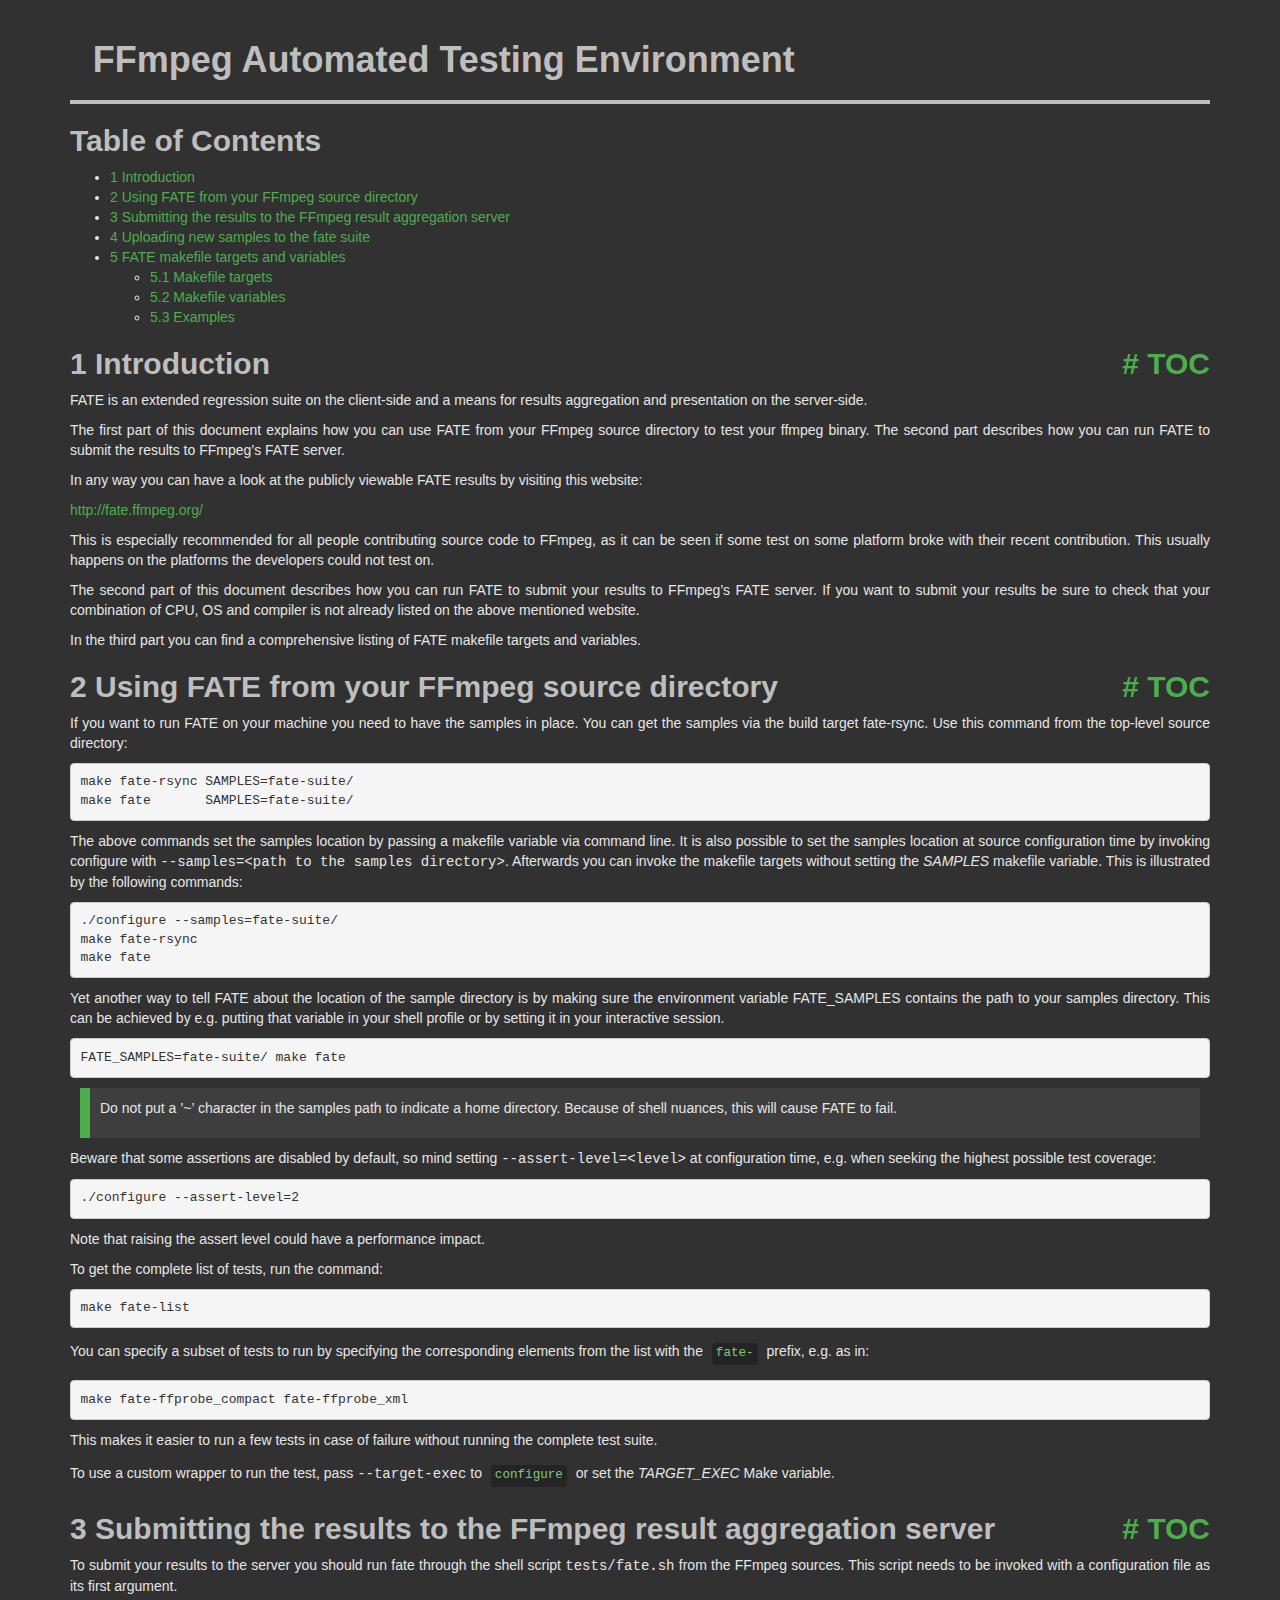
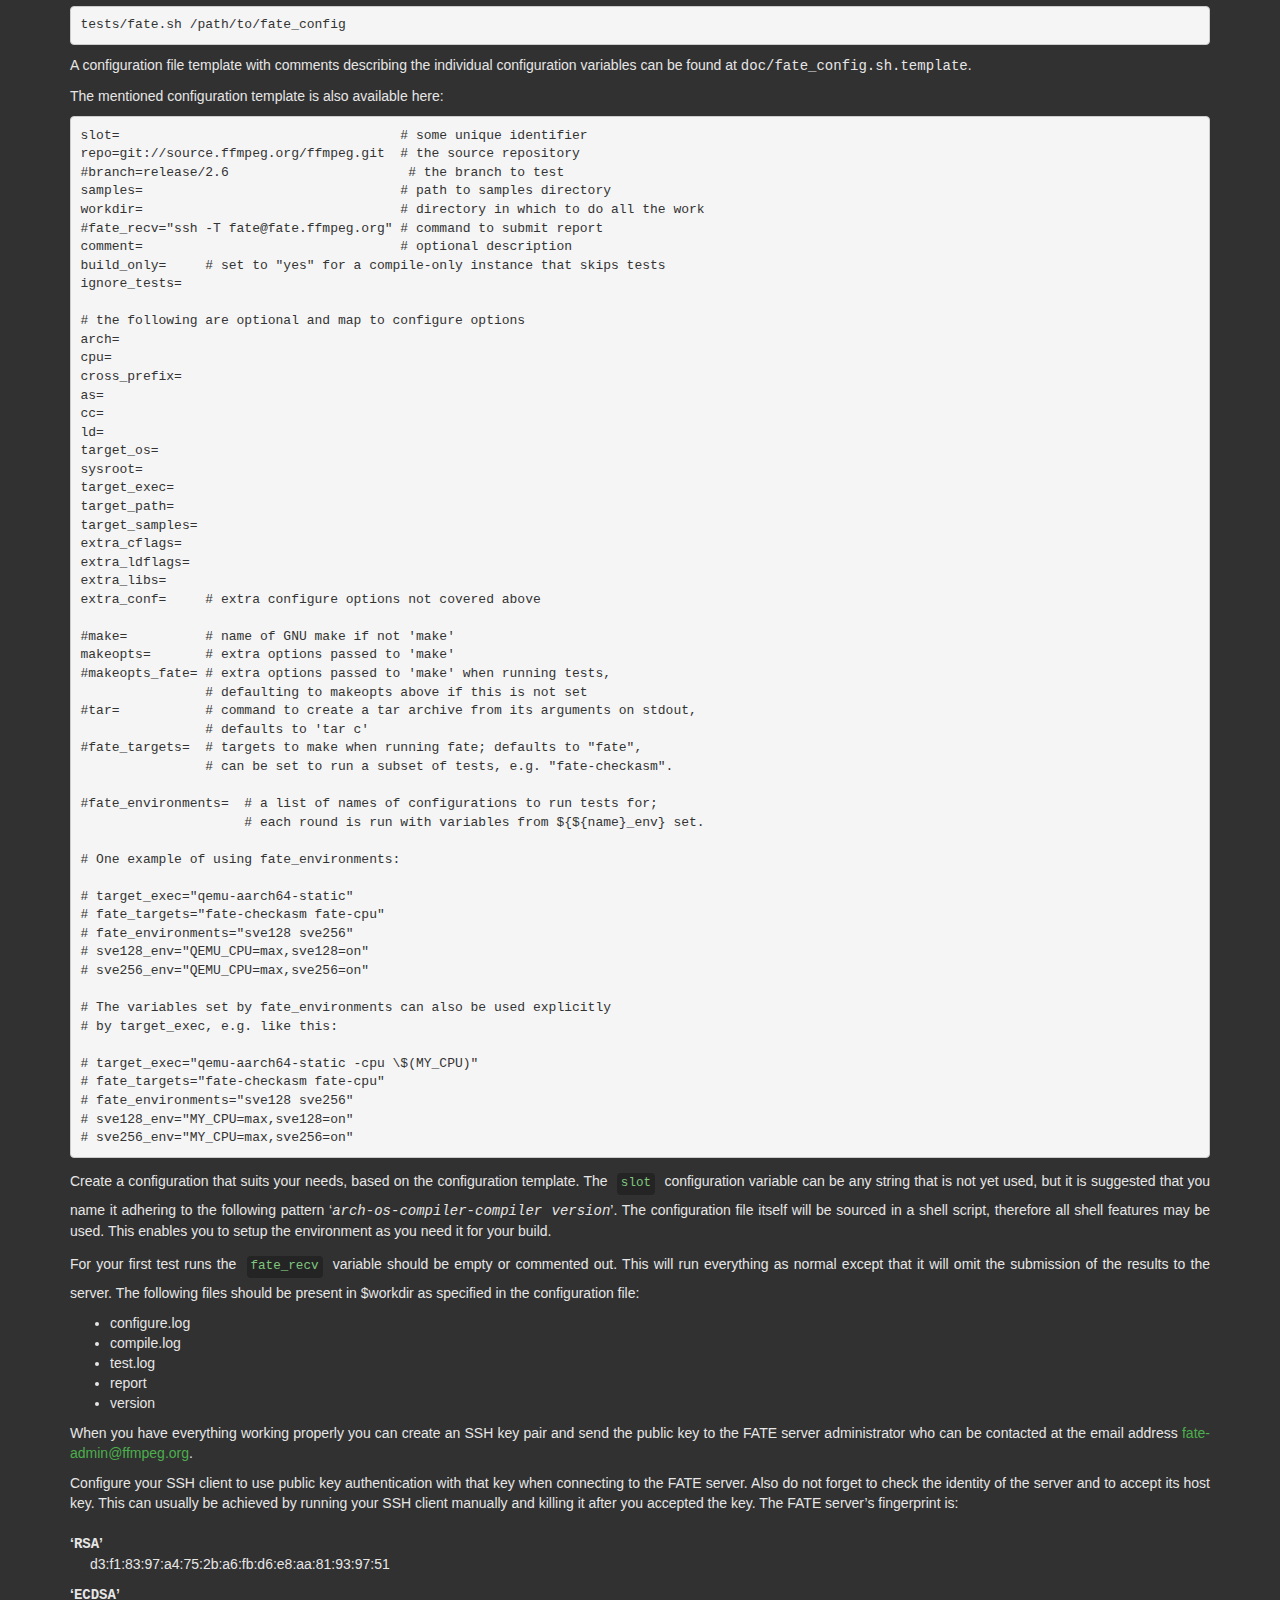
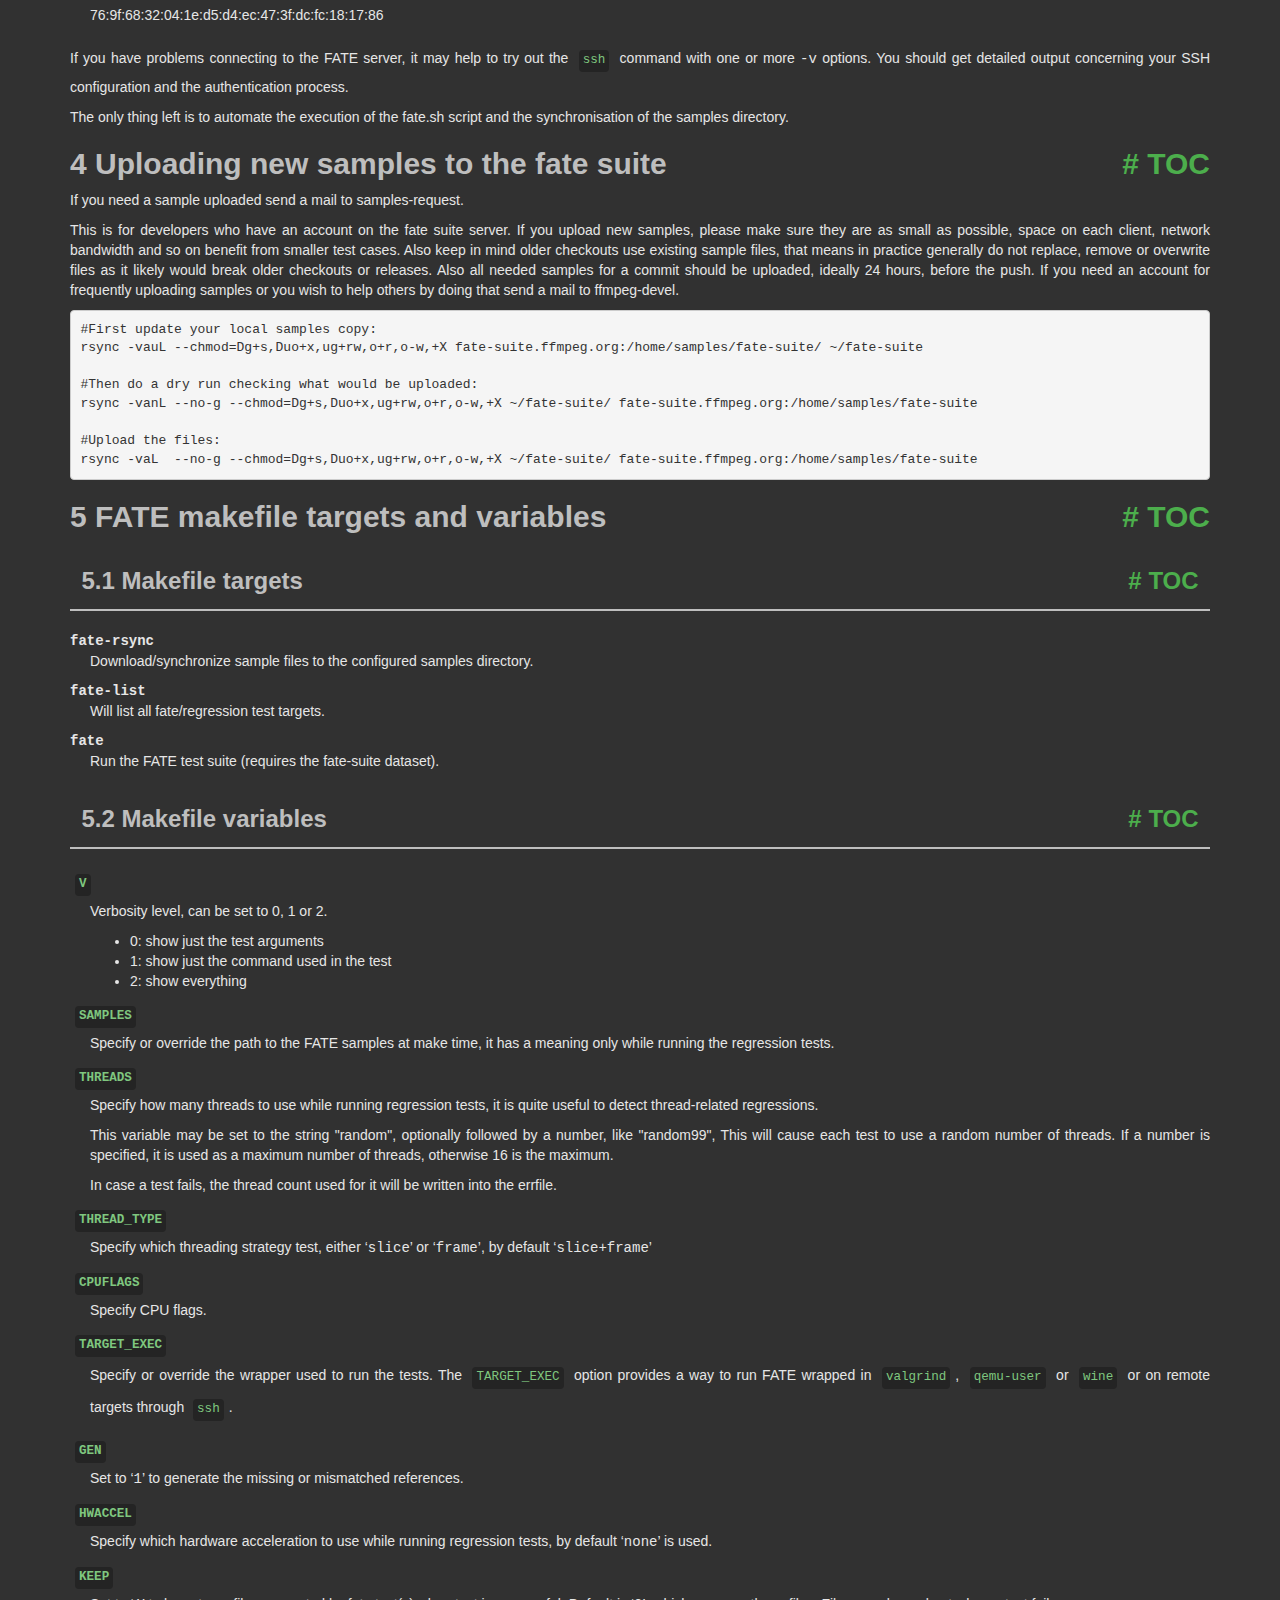
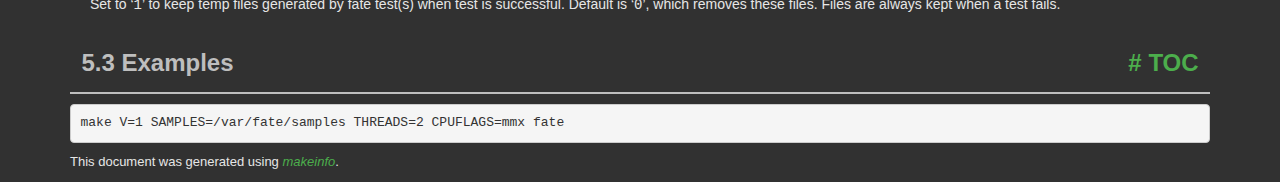
<file: ffmpeg/ffmpeg-7.1.1-essentials_build/doc/fate.html>
<!DOCTYPE html PUBLIC "-//W3C//DTD HTML 4.01 Transitional//EN" "http://www.w3.org/TR/html4/loose.dtd">
<html>
<!-- Created by , GNU Texinfo 7.1.1 -->
  <head>
    <meta charset="utf-8">
    <title>
      FFmpeg Automated Testing Environment
    </title>
    <meta name="viewport" content="width=device-width,initial-scale=1.0">
    <link rel="stylesheet" type="text/css" href="bootstrap.min.css">
    <link rel="stylesheet" type="text/css" href="style.min.css">
  </head>
  <body>
    <div class="container">
      <h1>
      FFmpeg Automated Testing Environment
      </h1>


<a name="Top"></a>
<a name="SEC_Top"></a>

<div class="element-contents" id="SEC_Contents">
<h2 class="contents-heading">Table of Contents</h2>

<div class="contents">

<ul class="toc-numbered-mark">
  <li><a id="toc-Introduction" href="#Introduction">1 Introduction</a></li>
  <li><a id="toc-Using-FATE-from-your-FFmpeg-source-directory" href="#Using-FATE-from-your-FFmpeg-source-directory">2 Using FATE from your FFmpeg source directory</a></li>
  <li><a id="toc-Submitting-the-results-to-the-FFmpeg-result-aggregation-server" href="#Submitting-the-results-to-the-FFmpeg-result-aggregation-server">3 Submitting the results to the FFmpeg result aggregation server</a></li>
  <li><a id="toc-Uploading-new-samples-to-the-fate-suite" href="#Uploading-new-samples-to-the-fate-suite">4 Uploading new samples to the fate suite</a></li>
  <li><a id="toc-FATE-makefile-targets-and-variables" href="#FATE-makefile-targets-and-variables">5 FATE makefile targets and variables</a>
  <ul class="toc-numbered-mark">
    <li><a id="toc-Makefile-targets" href="#Makefile-targets">5.1 Makefile targets</a></li>
    <li><a id="toc-Makefile-variables" href="#Makefile-variables">5.2 Makefile variables</a></li>
    <li><a id="toc-Examples" href="#Examples">5.3 Examples</a></li>
  </ul></li>
</ul>
</div>
</div>

<a name="Introduction"></a>
<h2 class="chapter">1 Introduction<span class="pull-right"><a class="anchor hidden-xs" href="#Introduction" aria-hidden="true">#</a> <a class="anchor hidden-xs"href="#toc-Introduction" aria-hidden="true">TOC</a></span></h2>

<p>FATE is an extended regression suite on the client-side and a means
for results aggregation and presentation on the server-side.
</p>
<p>The first part of this document explains how you can use FATE from
your FFmpeg source directory to test your ffmpeg binary. The second
part describes how you can run FATE to submit the results to FFmpeg&rsquo;s
FATE server.
</p>
<p>In any way you can have a look at the publicly viewable FATE results
by visiting this website:
</p>
<p><a class="url" href="http://fate.ffmpeg.org/">http://fate.ffmpeg.org/</a>
</p>
<p>This is especially recommended for all people contributing source
code to FFmpeg, as it can be seen if some test on some platform broke
with their recent contribution. This usually happens on the platforms
the developers could not test on.
</p>
<p>The second part of this document describes how you can run FATE to
submit your results to FFmpeg&rsquo;s FATE server. If you want to submit your
results be sure to check that your combination of CPU, OS and compiler
is not already listed on the above mentioned website.
</p>
<p>In the third part you can find a comprehensive listing of FATE makefile
targets and variables.
</p>

<a name="Using-FATE-from-your-FFmpeg-source-directory"></a>
<h2 class="chapter">2 Using FATE from your FFmpeg source directory<span class="pull-right"><a class="anchor hidden-xs" href="#Using-FATE-from-your-FFmpeg-source-directory" aria-hidden="true">#</a> <a class="anchor hidden-xs"href="#toc-Using-FATE-from-your-FFmpeg-source-directory" aria-hidden="true">TOC</a></span></h2>

<p>If you want to run FATE on your machine you need to have the samples
in place. You can get the samples via the build target fate-rsync.
Use this command from the top-level source directory:
</p>
<div class="example">
<pre class="example-preformatted">make fate-rsync SAMPLES=fate-suite/
make fate       SAMPLES=fate-suite/
</pre></div>

<p>The above commands set the samples location by passing a makefile
variable via command line. It is also possible to set the samples
location at source configuration time by invoking configure with
<samp class="option">--samples=&lt;path to the samples directory&gt;</samp>. Afterwards you can
invoke the makefile targets without setting the <var class="var">SAMPLES</var> makefile
variable. This is illustrated by the following commands:
</p>
<div class="example">
<pre class="example-preformatted">./configure --samples=fate-suite/
make fate-rsync
make fate
</pre></div>

<p>Yet another way to tell FATE about the location of the sample
directory is by making sure the environment variable FATE_SAMPLES
contains the path to your samples directory. This can be achieved
by e.g. putting that variable in your shell profile or by setting
it in your interactive session.
</p>
<div class="example">
<pre class="example-preformatted">FATE_SAMPLES=fate-suite/ make fate
</pre></div>

<div class="info">
<p>Do not put a &rsquo;~&rsquo; character in the samples path to indicate a home
directory. Because of shell nuances, this will cause FATE to fail.
</p></div>
<p>Beware that some assertions are disabled by default, so mind setting
<samp class="option">--assert-level=&lt;level&gt;</samp> at configuration time, e.g. when seeking
the highest possible test coverage:
</p><div class="example">
<pre class="example-preformatted">./configure --assert-level=2
</pre></div>
<p>Note that raising the assert level could have a performance impact.
</p>
<p>To get the complete list of tests, run the command:
</p><div class="example">
<pre class="example-preformatted">make fate-list
</pre></div>

<p>You can specify a subset of tests to run by specifying the
corresponding elements from the list with the <code class="code">fate-</code> prefix,
e.g. as in:
</p><div class="example">
<pre class="example-preformatted">make fate-ffprobe_compact fate-ffprobe_xml
</pre></div>

<p>This makes it easier to run a few tests in case of failure without
running the complete test suite.
</p>
<p>To use a custom wrapper to run the test, pass <samp class="option">--target-exec</samp> to
<code class="command">configure</code> or set the <var class="var">TARGET_EXEC</var> Make variable.
</p>

<a name="Submitting-the-results-to-the-FFmpeg-result-aggregation-server"></a>
<h2 class="chapter">3 Submitting the results to the FFmpeg result aggregation server<span class="pull-right"><a class="anchor hidden-xs" href="#Submitting-the-results-to-the-FFmpeg-result-aggregation-server" aria-hidden="true">#</a> <a class="anchor hidden-xs"href="#toc-Submitting-the-results-to-the-FFmpeg-result-aggregation-server" aria-hidden="true">TOC</a></span></h2>

<p>To submit your results to the server you should run fate through the
shell script <samp class="file">tests/fate.sh</samp> from the FFmpeg sources. This script needs
to be invoked with a configuration file as its first argument.
</p>
<div class="example">
<pre class="example-preformatted">tests/fate.sh /path/to/fate_config
</pre></div>

<p>A configuration file template with comments describing the individual
configuration variables can be found at <samp class="file">doc/fate_config.sh.template</samp>.
</p>
<p>The mentioned configuration template is also available here:
</p><pre class="verbatim">slot=                                    # some unique identifier
repo=git://source.ffmpeg.org/ffmpeg.git  # the source repository
#branch=release/2.6                       # the branch to test
samples=                                 # path to samples directory
workdir=                                 # directory in which to do all the work
#fate_recv=&quot;ssh -T fate@fate.ffmpeg.org&quot; # command to submit report
comment=                                 # optional description
build_only=     # set to &quot;yes&quot; for a compile-only instance that skips tests
ignore_tests=

# the following are optional and map to configure options
arch=
cpu=
cross_prefix=
as=
cc=
ld=
target_os=
sysroot=
target_exec=
target_path=
target_samples=
extra_cflags=
extra_ldflags=
extra_libs=
extra_conf=     # extra configure options not covered above

#make=          # name of GNU make if not 'make'
makeopts=       # extra options passed to 'make'
#makeopts_fate= # extra options passed to 'make' when running tests,
                # defaulting to makeopts above if this is not set
#tar=           # command to create a tar archive from its arguments on stdout,
                # defaults to 'tar c'
#fate_targets=  # targets to make when running fate; defaults to &quot;fate&quot;,
                # can be set to run a subset of tests, e.g. &quot;fate-checkasm&quot;.

#fate_environments=  # a list of names of configurations to run tests for;
                     # each round is run with variables from ${${name}_env} set.

# One example of using fate_environments:

# target_exec=&quot;qemu-aarch64-static&quot;
# fate_targets=&quot;fate-checkasm fate-cpu&quot;
# fate_environments=&quot;sve128 sve256&quot;
# sve128_env=&quot;QEMU_CPU=max,sve128=on&quot;
# sve256_env=&quot;QEMU_CPU=max,sve256=on&quot;

# The variables set by fate_environments can also be used explicitly
# by target_exec, e.g. like this:

# target_exec=&quot;qemu-aarch64-static -cpu \$(MY_CPU)&quot;
# fate_targets=&quot;fate-checkasm fate-cpu&quot;
# fate_environments=&quot;sve128 sve256&quot;
# sve128_env=&quot;MY_CPU=max,sve128=on&quot;
# sve256_env=&quot;MY_CPU=max,sve256=on&quot;
</pre>
<p>Create a configuration that suits your needs, based on the configuration
template. The <code class="env">slot</code> configuration variable can be any string that is not
yet used, but it is suggested that you name it adhering to the following
pattern &lsquo;<samp class="samp"><var class="var">arch</var>-<var class="var">os</var>-<var class="var">compiler</var>-<var class="var">compiler version</var></samp>&rsquo;. The
configuration file itself will be sourced in a shell script, therefore all
shell features may be used. This enables you to setup the environment as you
need it for your build.
</p>
<p>For your first test runs the <code class="env">fate_recv</code> variable should be empty or
commented out. This will run everything as normal except that it will omit
the submission of the results to the server. The following files should be
present in $workdir as specified in the configuration file:
</p>
<ul class="itemize mark-bullet">
<li>configure.log
    </li><li>compile.log
    </li><li>test.log
    </li><li>report
    </li><li>version
</li></ul>

<p>When you have everything working properly you can create an SSH key pair
and send the public key to the FATE server administrator who can be contacted
at the email address <a class="email" href="mailto:fate-admin@ffmpeg.org">fate-admin@ffmpeg.org</a>.
</p>
<p>Configure your SSH client to use public key authentication with that key
when connecting to the FATE server. Also do not forget to check the identity
of the server and to accept its host key. This can usually be achieved by
running your SSH client manually and killing it after you accepted the key.
The FATE server&rsquo;s fingerprint is:
</p>
<dl class="table">
<dt>&lsquo;<samp class="samp">RSA</samp>&rsquo;</dt>
<dd><p>d3:f1:83:97:a4:75:2b:a6:fb:d6:e8:aa:81:93:97:51
</p></dd>
<dt>&lsquo;<samp class="samp">ECDSA</samp>&rsquo;</dt>
<dd><p>76:9f:68:32:04:1e:d5:d4:ec:47:3f:dc:fc:18:17:86
</p></dd>
</dl>

<p>If you have problems connecting to the FATE server, it may help to try out
the <code class="command">ssh</code> command with one or more <samp class="option">-v</samp> options. You should
get detailed output concerning your SSH configuration and the authentication
process.
</p>
<p>The only thing left is to automate the execution of the fate.sh script and
the synchronisation of the samples directory.
</p>
<a name="Uploading-new-samples-to-the-fate-suite"></a>
<h2 class="chapter">4 Uploading new samples to the fate suite<span class="pull-right"><a class="anchor hidden-xs" href="#Uploading-new-samples-to-the-fate-suite" aria-hidden="true">#</a> <a class="anchor hidden-xs"href="#toc-Uploading-new-samples-to-the-fate-suite" aria-hidden="true">TOC</a></span></h2>

<p>If you need a sample uploaded send a mail to samples-request.
</p>
<p>This is for developers who have an account on the fate suite server.
If you upload new samples, please make sure they are as small as possible,
space on each client, network bandwidth and so on benefit from smaller test cases.
Also keep in mind older checkouts use existing sample files, that means in
practice generally do not replace, remove or overwrite files as it likely would
break older checkouts or releases.
Also all needed samples for a commit should be uploaded, ideally 24
hours, before the push.
If you need an account for frequently uploading samples or you wish to help
others by doing that send a mail to ffmpeg-devel.
</p>
<div class="example">
<pre class="example-preformatted">#First update your local samples copy:
rsync -vauL --chmod=Dg+s,Duo+x,ug+rw,o+r,o-w,+X fate-suite.ffmpeg.org:/home/samples/fate-suite/ ~/fate-suite

#Then do a dry run checking what would be uploaded:
rsync -vanL --no-g --chmod=Dg+s,Duo+x,ug+rw,o+r,o-w,+X ~/fate-suite/ fate-suite.ffmpeg.org:/home/samples/fate-suite

#Upload the files:
rsync -vaL  --no-g --chmod=Dg+s,Duo+x,ug+rw,o+r,o-w,+X ~/fate-suite/ fate-suite.ffmpeg.org:/home/samples/fate-suite
</pre></div>


<a name="FATE-makefile-targets-and-variables"></a>
<h2 class="chapter">5 FATE makefile targets and variables<span class="pull-right"><a class="anchor hidden-xs" href="#FATE-makefile-targets-and-variables" aria-hidden="true">#</a> <a class="anchor hidden-xs"href="#toc-FATE-makefile-targets-and-variables" aria-hidden="true">TOC</a></span></h2>

<a name="Makefile-targets"></a>
<h3 class="section">5.1 Makefile targets<span class="pull-right"><a class="anchor hidden-xs" href="#Makefile-targets" aria-hidden="true">#</a> <a class="anchor hidden-xs"href="#toc-Makefile-targets" aria-hidden="true">TOC</a></span></h3>

<dl class="table">
<dt><samp class="option">fate-rsync</samp></dt>
<dd><p>Download/synchronize sample files to the configured samples directory.
</p>
</dd>
<dt><samp class="option">fate-list</samp></dt>
<dd><p>Will list all fate/regression test targets.
</p>
</dd>
<dt><samp class="option">fate</samp></dt>
<dd><p>Run the FATE test suite (requires the fate-suite dataset).
</p></dd>
</dl>

<a name="Makefile-variables"></a>
<h3 class="section">5.2 Makefile variables<span class="pull-right"><a class="anchor hidden-xs" href="#Makefile-variables" aria-hidden="true">#</a> <a class="anchor hidden-xs"href="#toc-Makefile-variables" aria-hidden="true">TOC</a></span></h3>

<dl class="table">
<dt><code class="env">V</code></dt>
<dd><p>Verbosity level, can be set to 0, 1 or 2.
    </p><ul class="itemize mark-bullet">
<li>0: show just the test arguments
        </li><li>1: show just the command used in the test
        </li><li>2: show everything
    </li></ul>

</dd>
<dt><code class="env">SAMPLES</code></dt>
<dd><p>Specify or override the path to the FATE samples at make time, it has a
meaning only while running the regression tests.
</p>
</dd>
<dt><code class="env">THREADS</code></dt>
<dd><p>Specify how many threads to use while running regression tests, it is
quite useful to detect thread-related regressions.
</p>
<p>This variable may be set to the string &quot;random&quot;, optionally followed by a
number, like &quot;random99&quot;, This will cause each test to use a random number of
threads. If a number is specified, it is used as a maximum number of threads,
otherwise 16 is the maximum.
</p>
<p>In case a test fails, the thread count used for it will be written into the
errfile.
</p>
</dd>
<dt><code class="env">THREAD_TYPE</code></dt>
<dd><p>Specify which threading strategy test, either &lsquo;<samp class="samp">slice</samp>&rsquo; or &lsquo;<samp class="samp">frame</samp>&rsquo;,
by default &lsquo;<samp class="samp">slice+frame</samp>&rsquo;
</p>
</dd>
<dt><code class="env">CPUFLAGS</code></dt>
<dd><p>Specify CPU flags.
</p>
</dd>
<dt><code class="env">TARGET_EXEC</code></dt>
<dd><p>Specify or override the wrapper used to run the tests.
The <code class="env">TARGET_EXEC</code> option provides a way to run FATE wrapped in
<code class="command">valgrind</code>, <code class="command">qemu-user</code> or <code class="command">wine</code> or on remote targets
through <code class="command">ssh</code>.
</p>
</dd>
<dt><code class="env">GEN</code></dt>
<dd><p>Set to &lsquo;<samp class="samp">1</samp>&rsquo; to generate the missing or mismatched references.
</p>
</dd>
<dt><code class="env">HWACCEL</code></dt>
<dd><p>Specify which hardware acceleration to use while running regression tests,
by default &lsquo;<samp class="samp">none</samp>&rsquo; is used.
</p>
</dd>
<dt><code class="env">KEEP</code></dt>
<dd><p>Set to &lsquo;<samp class="samp">1</samp>&rsquo; to keep temp files generated by fate test(s) when test is successful.
Default is &lsquo;<samp class="samp">0</samp>&rsquo;, which removes these files. Files are always kept when a test
fails.
</p>
</dd>
</dl>

<a name="Examples"></a>
<h3 class="section">5.3 Examples<span class="pull-right"><a class="anchor hidden-xs" href="#Examples" aria-hidden="true">#</a> <a class="anchor hidden-xs"href="#toc-Examples" aria-hidden="true">TOC</a></span></h3>

<div class="example">
<pre class="example-preformatted">make V=1 SAMPLES=/var/fate/samples THREADS=2 CPUFLAGS=mmx fate
</pre></div>
      <p style="font-size: small;">
        This document was generated using <a class="uref" href="https://www.gnu.org/software/texinfo/"><em class="emph">makeinfo</em></a>.
      </p>
    </div>
  </body>
</html>
</file>
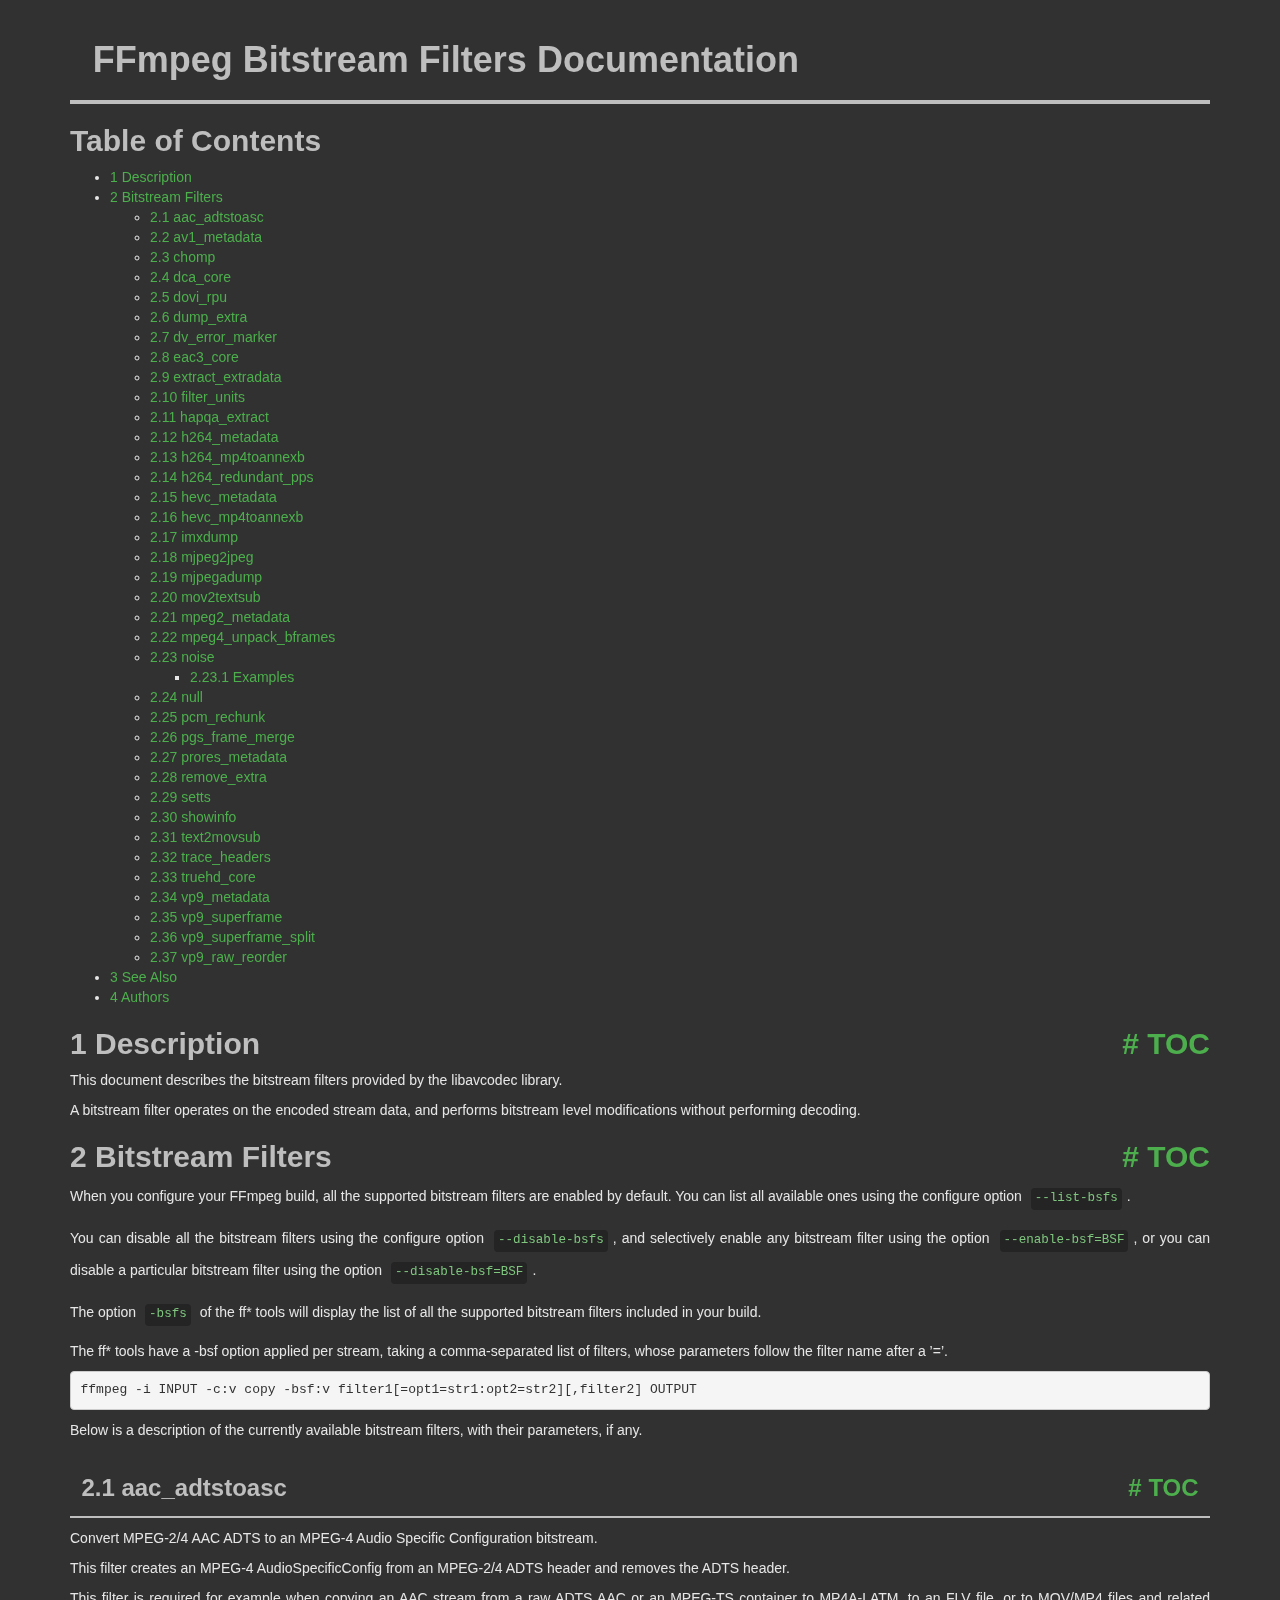
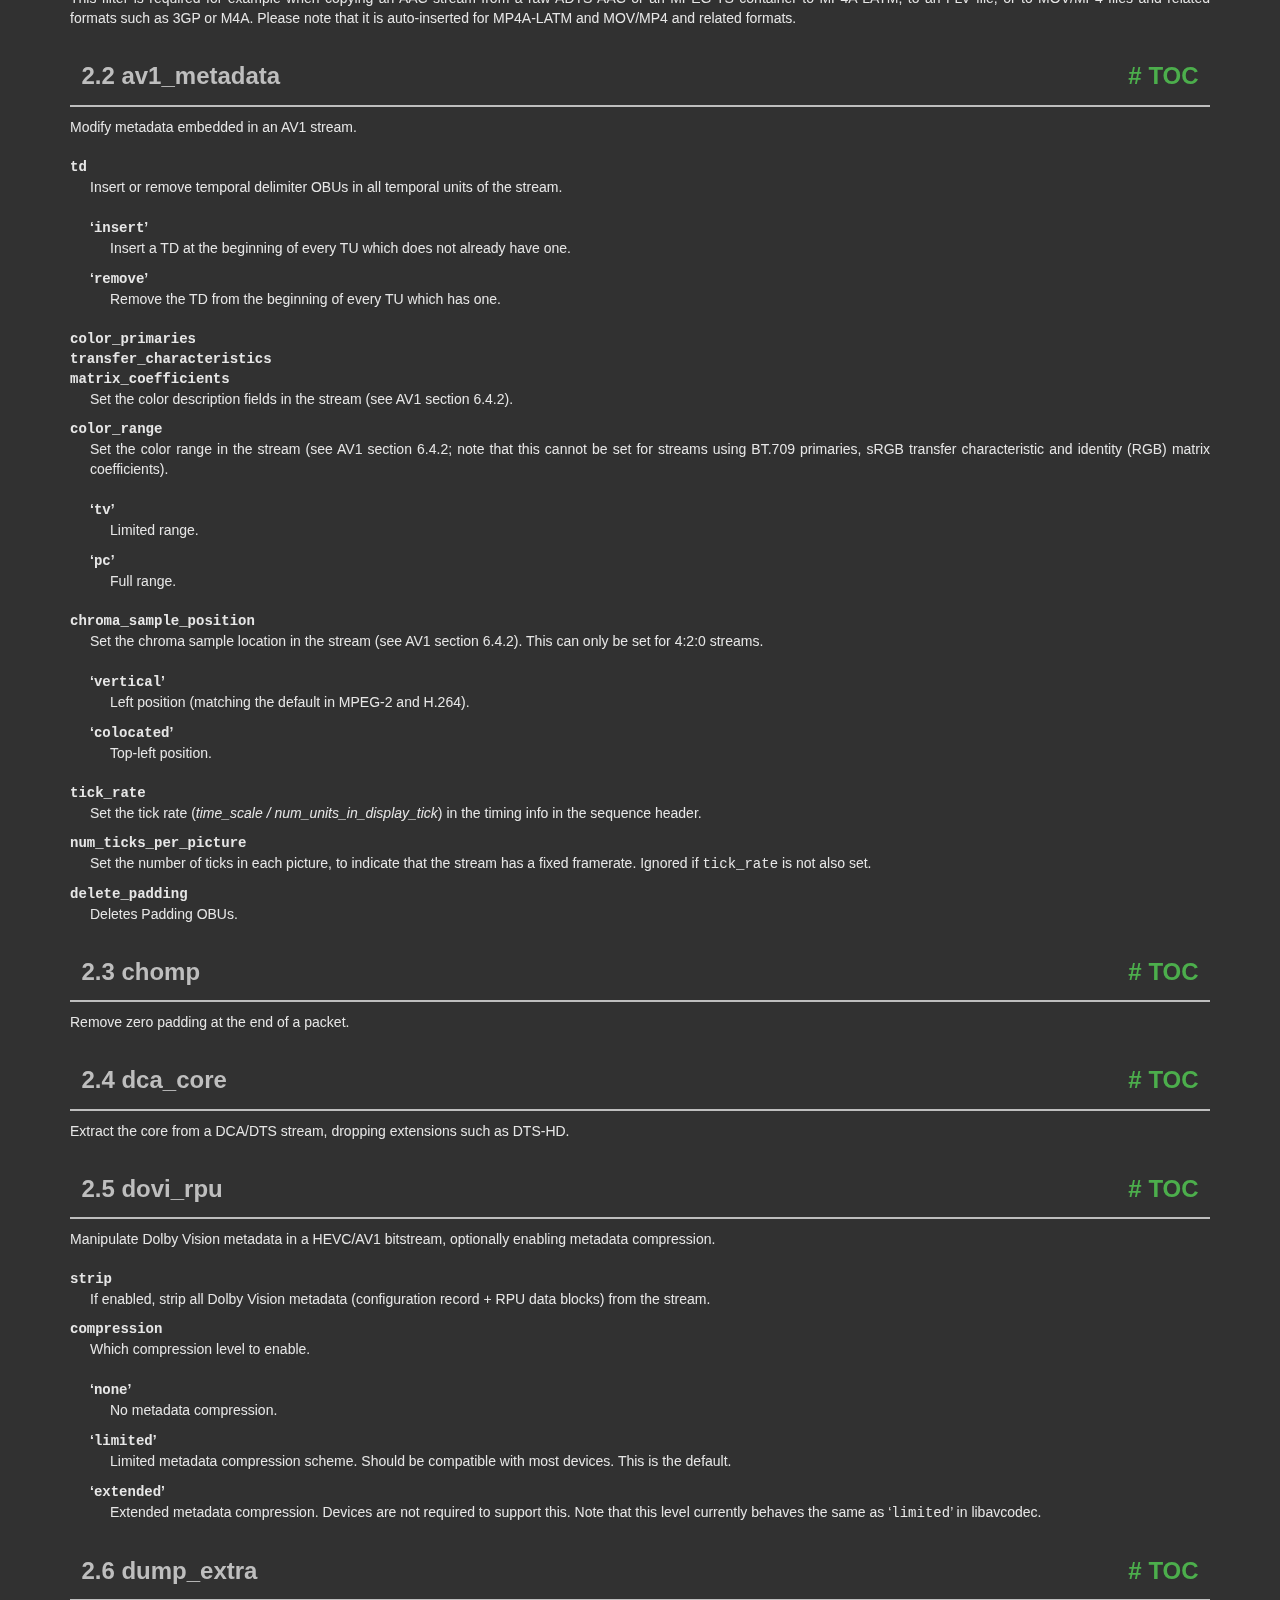
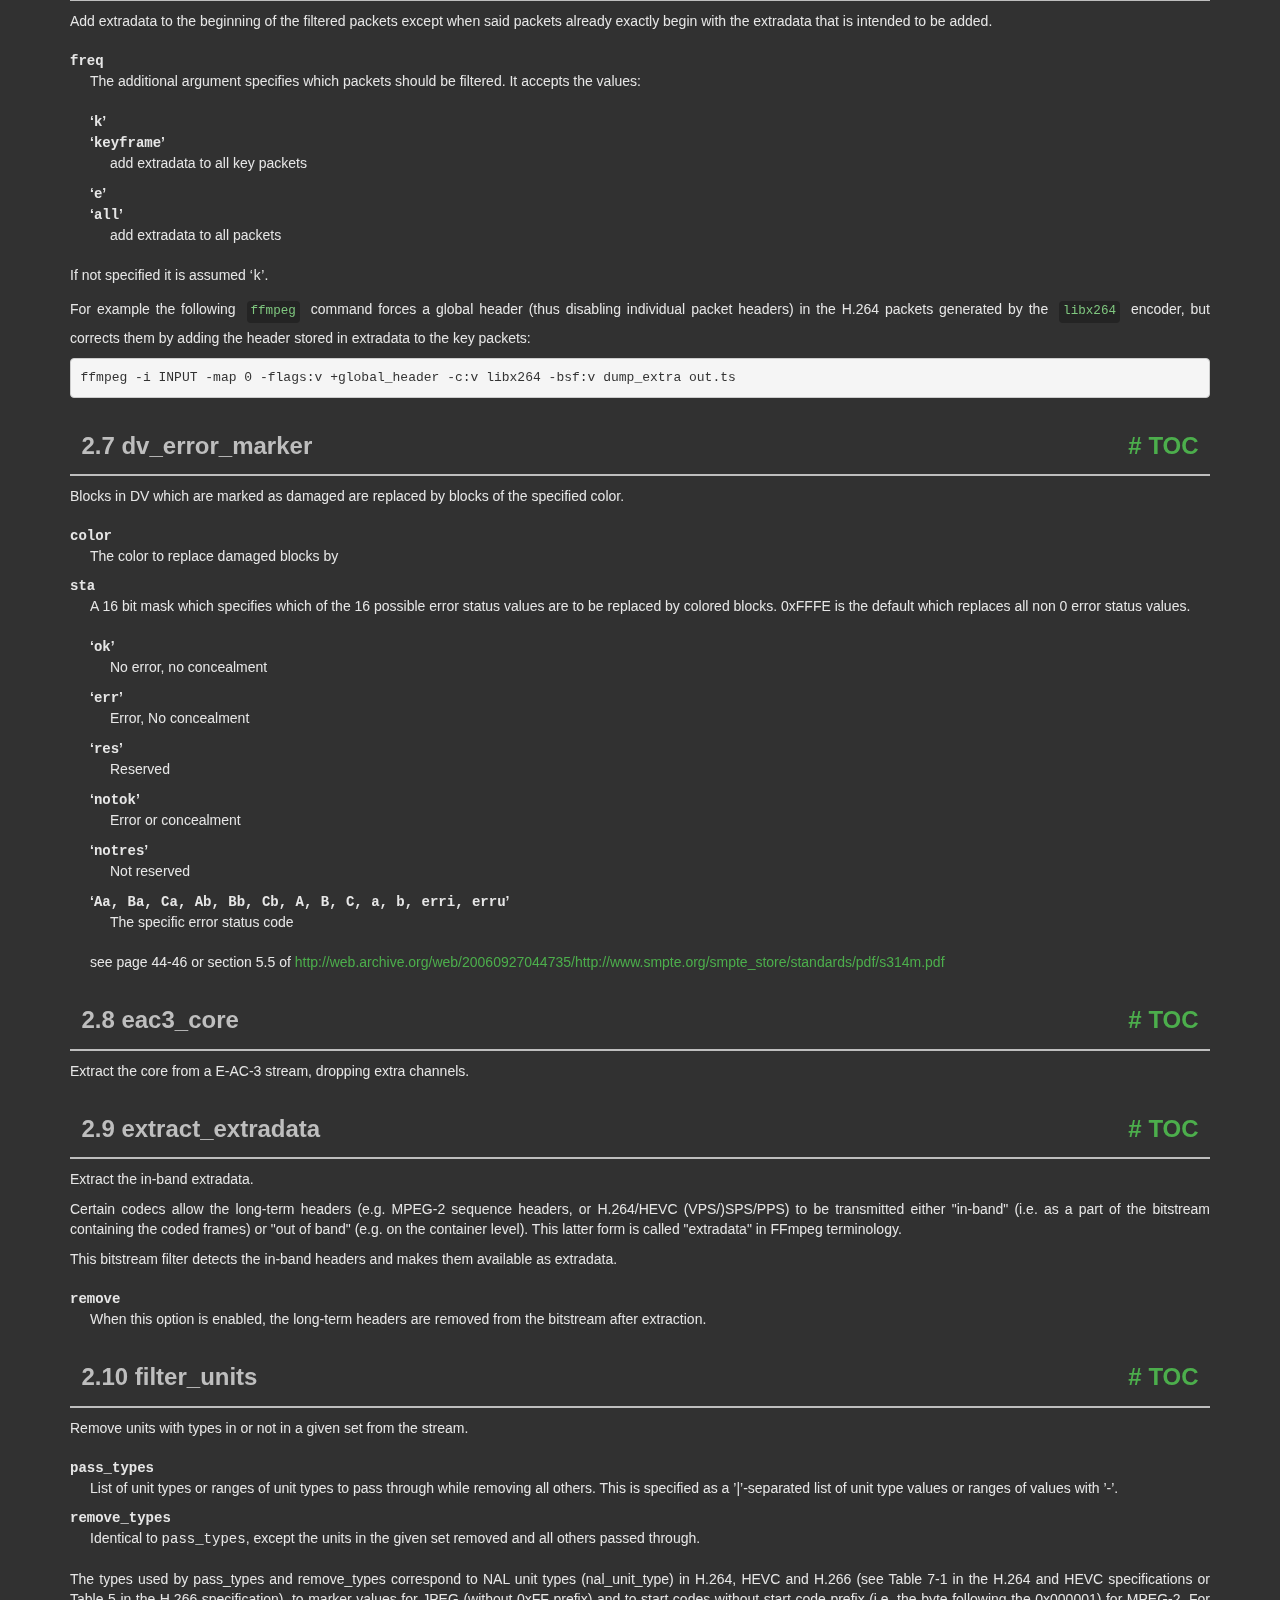
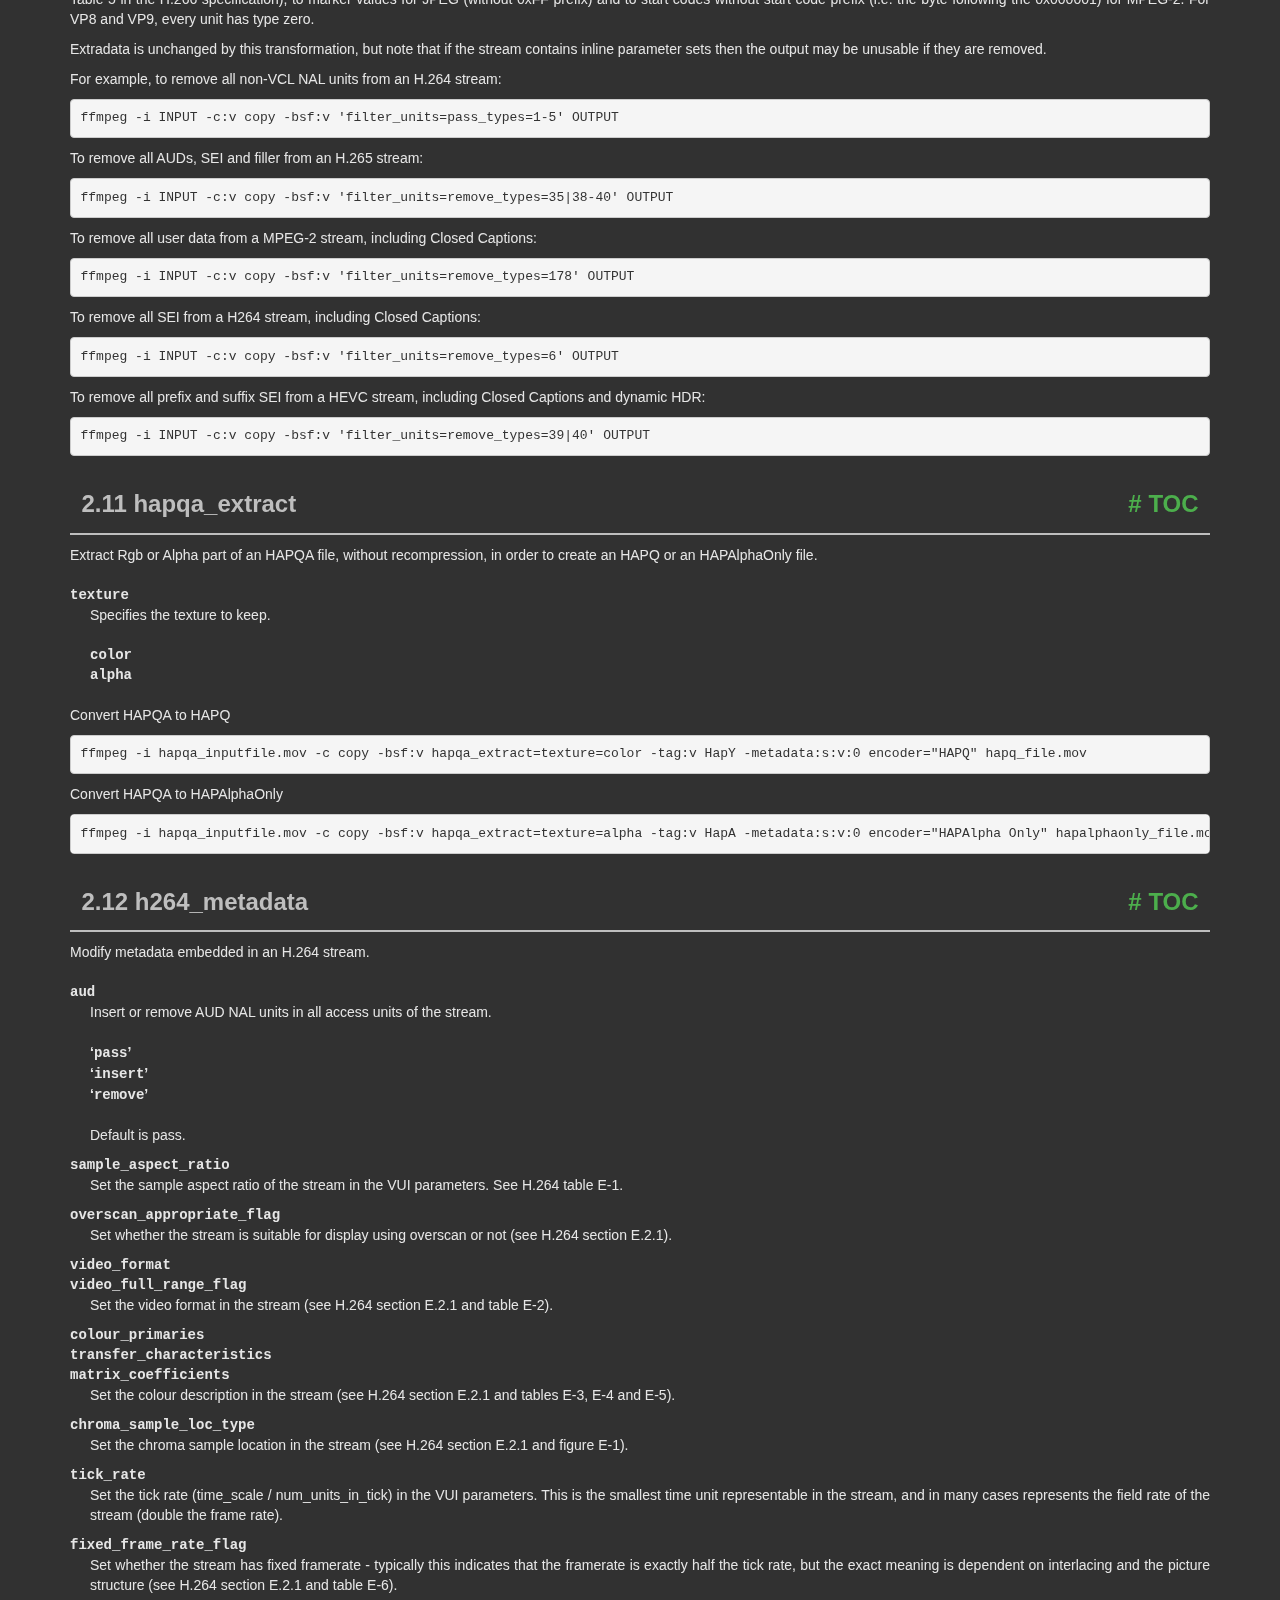
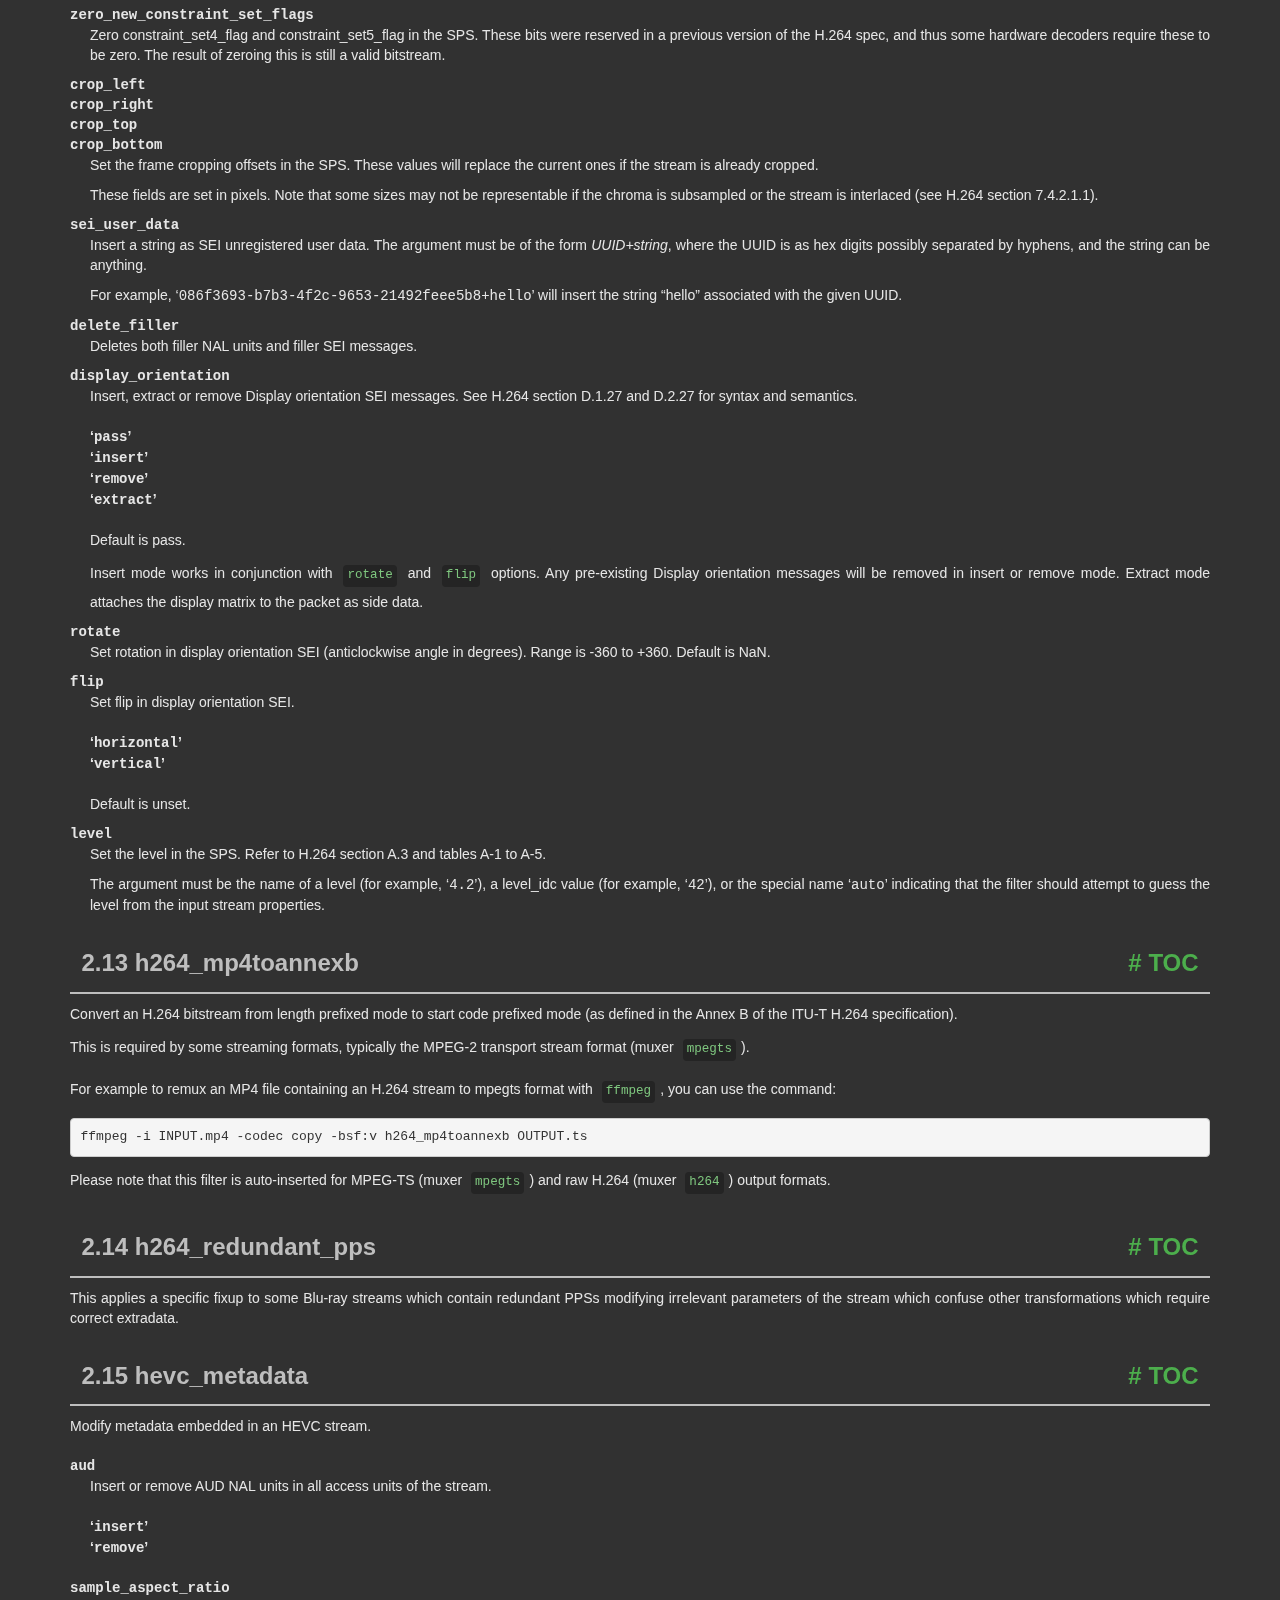
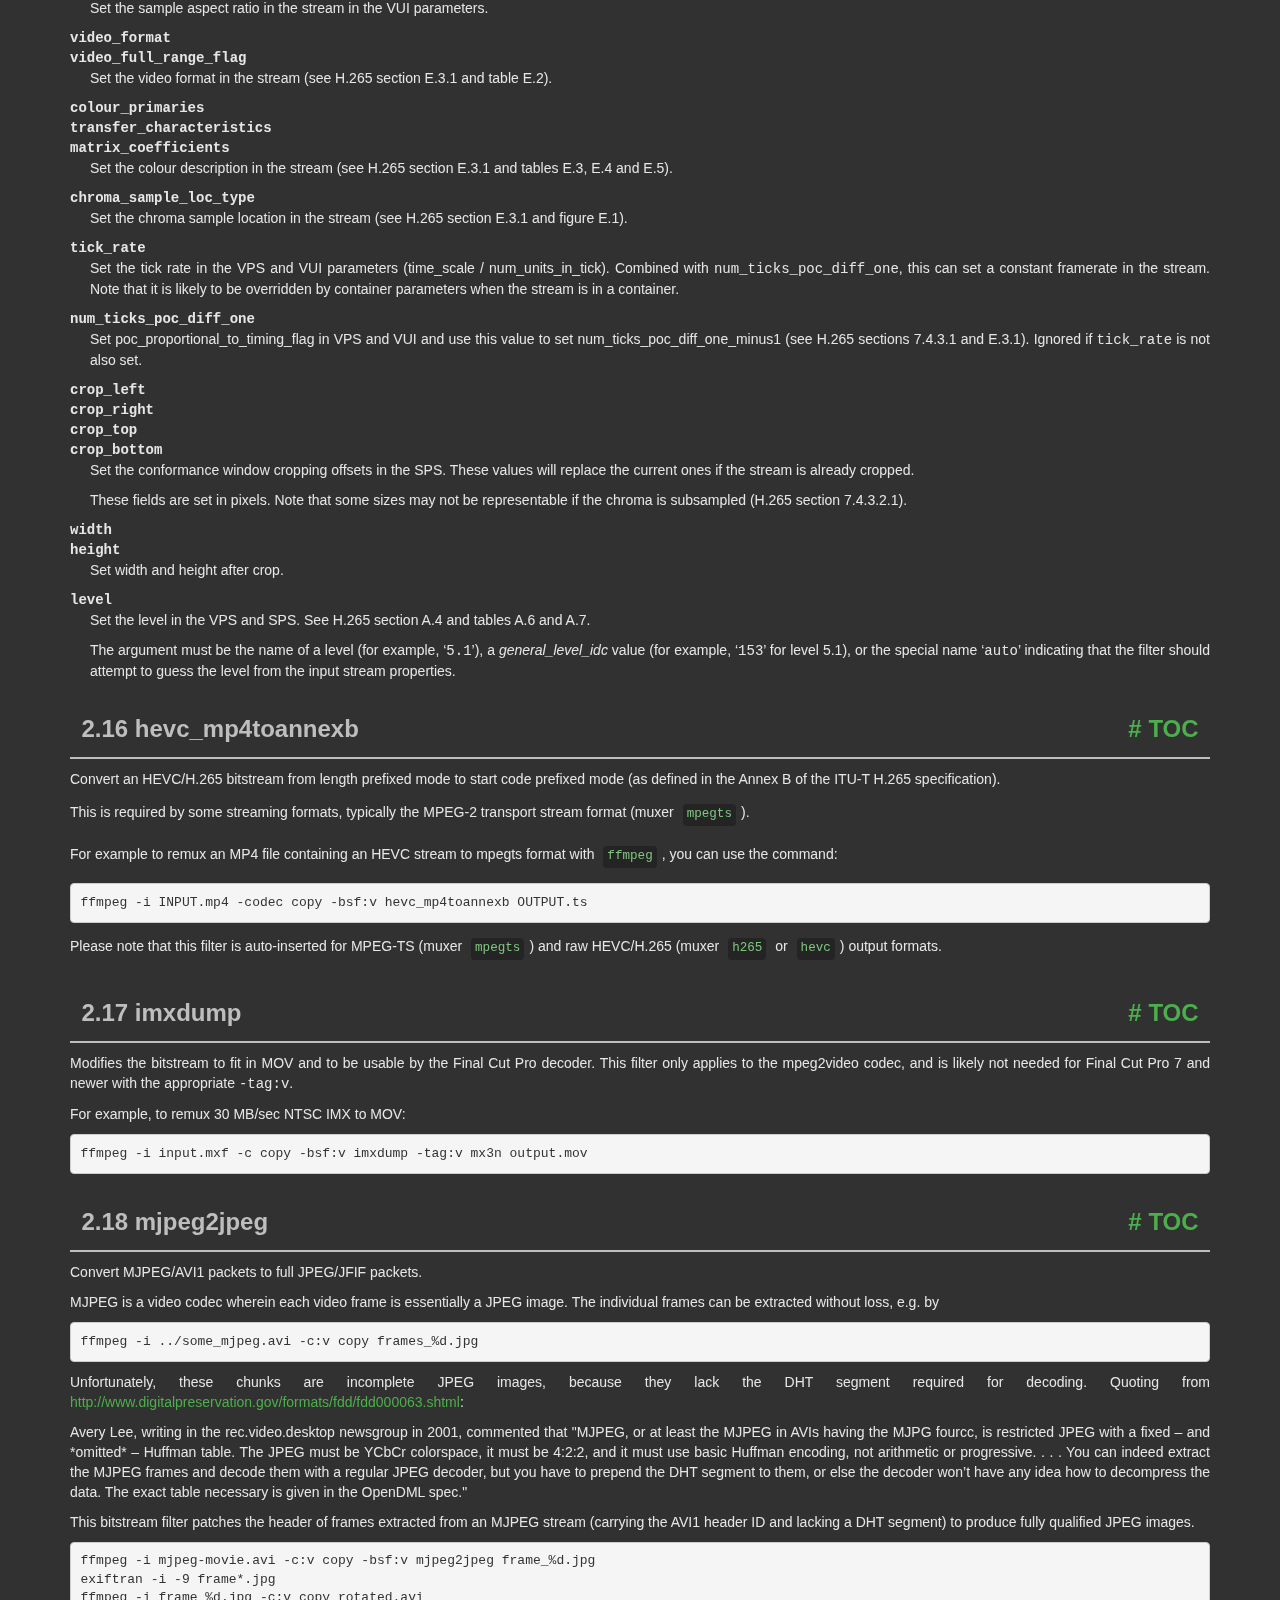
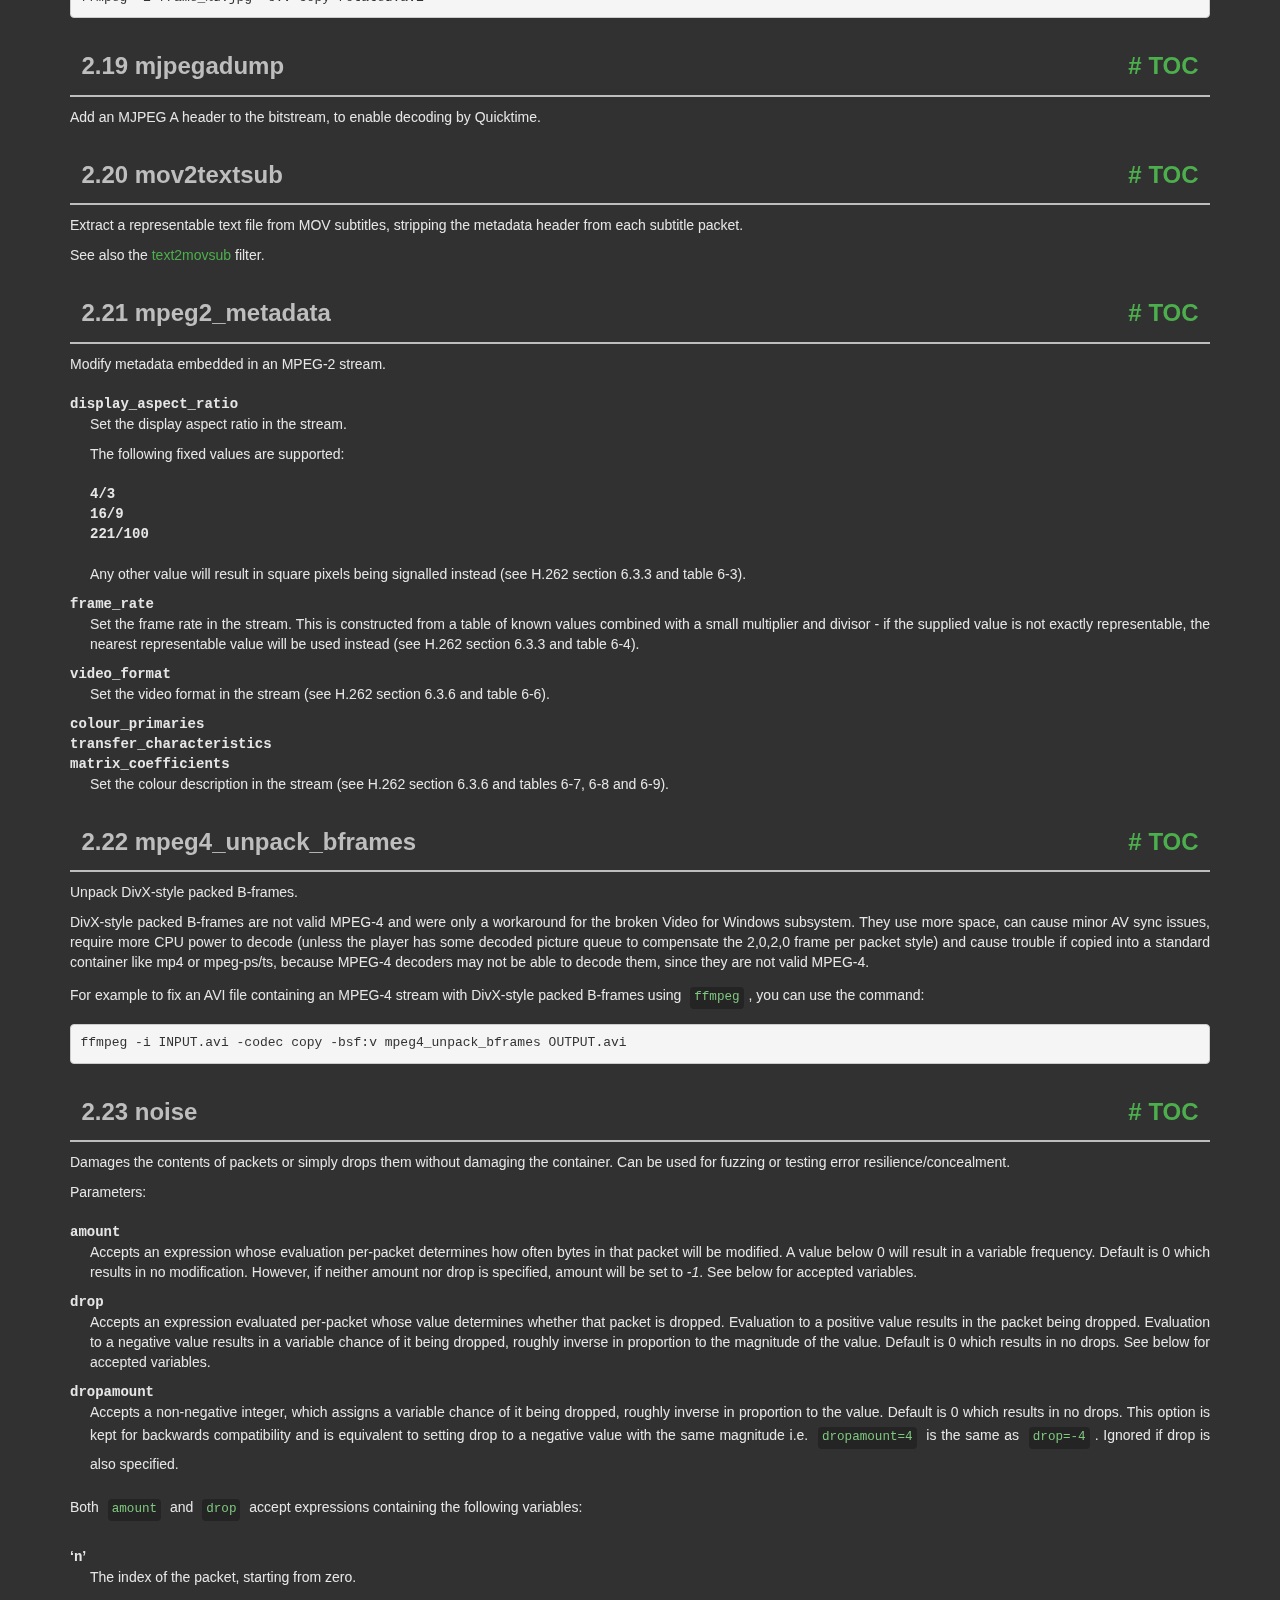
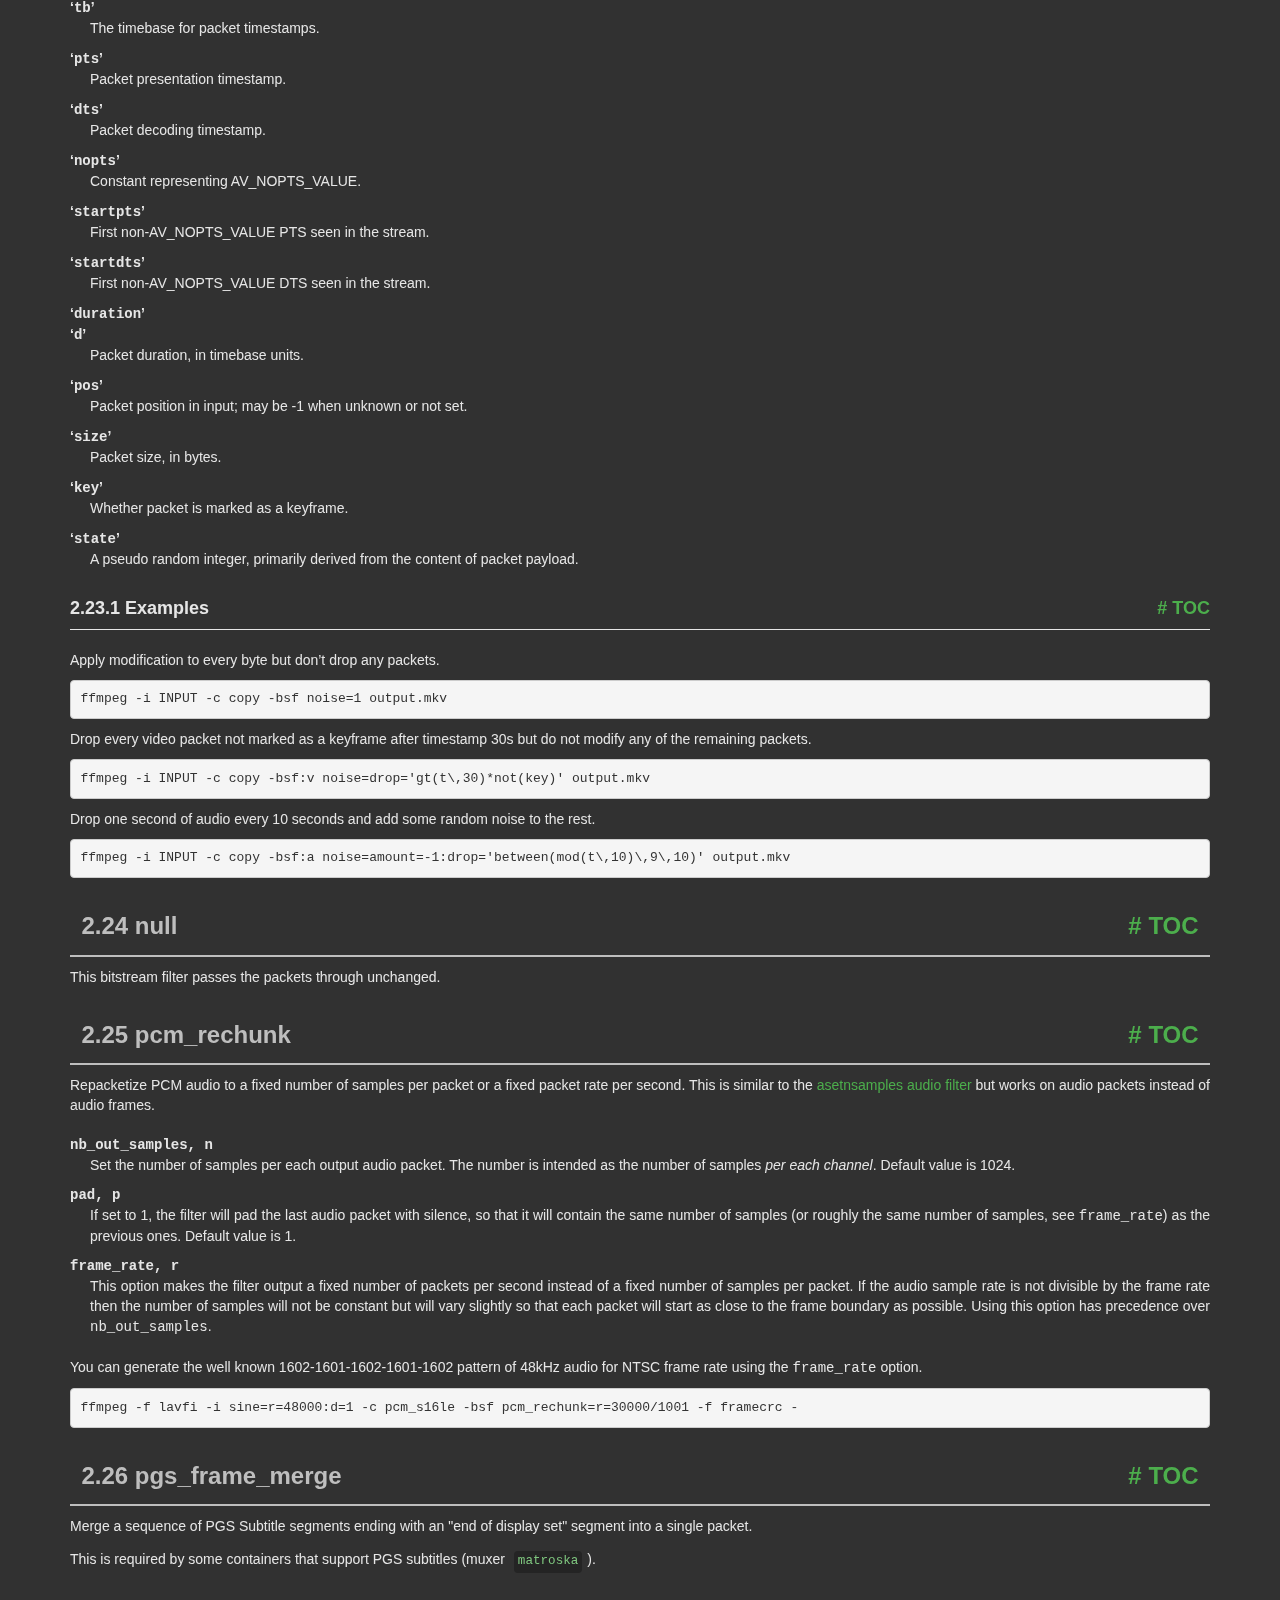
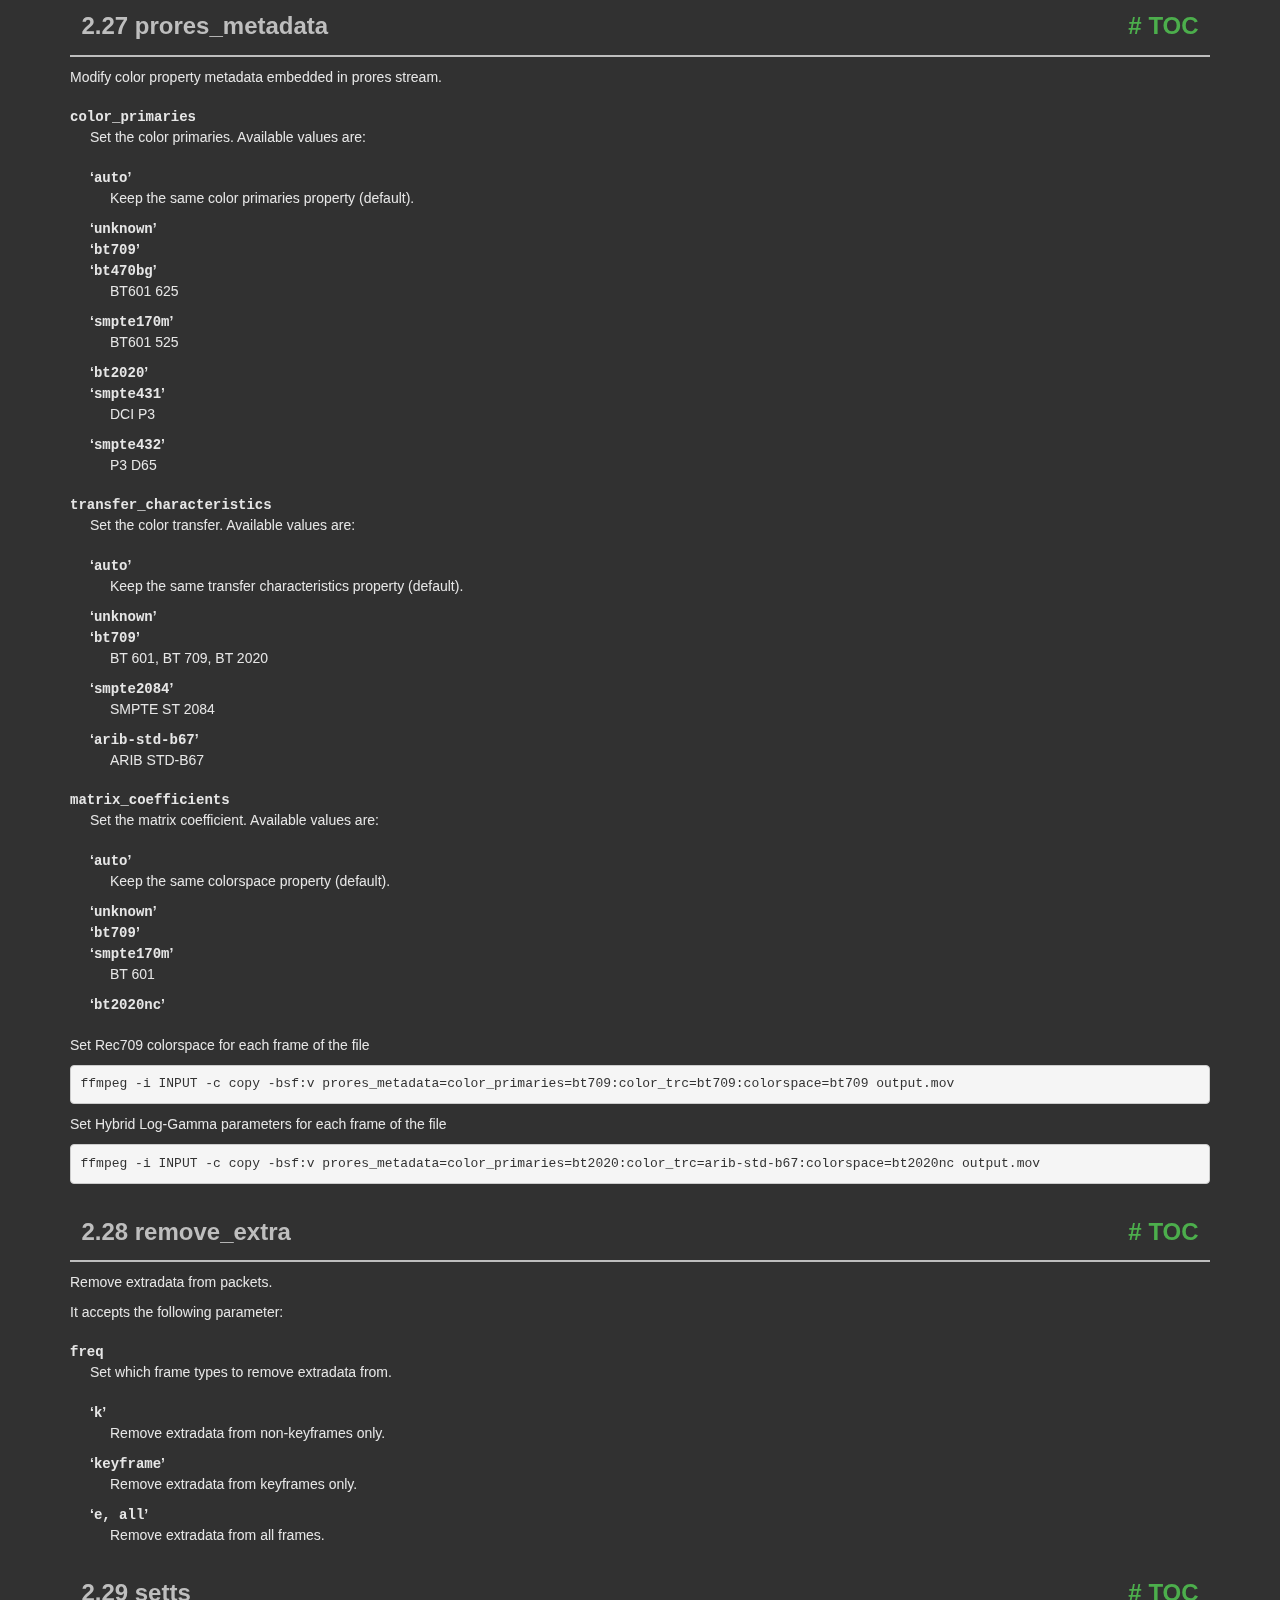
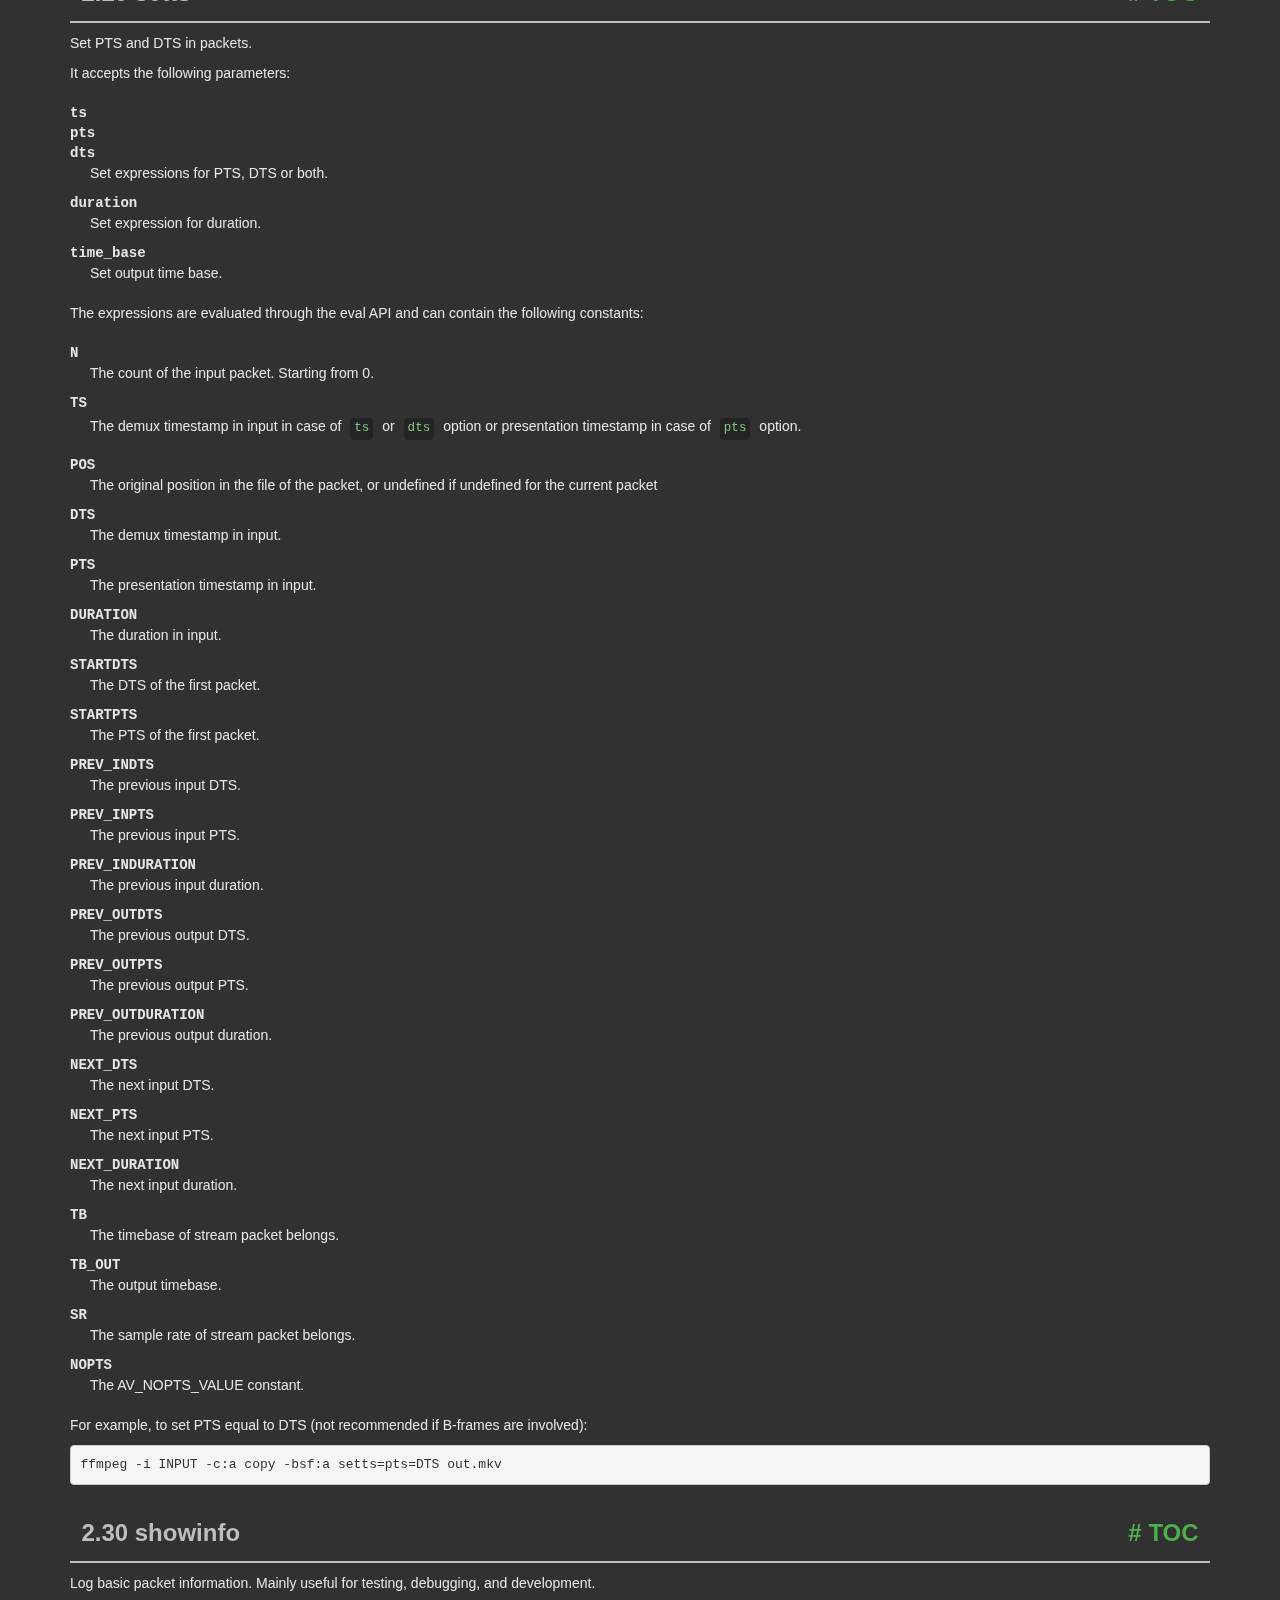
<file: ffmpeg/ffmpeg-7.1.1-essentials_build/doc/ffmpeg-bitstream-filters.html>
<!DOCTYPE html PUBLIC "-//W3C//DTD HTML 4.01 Transitional//EN" "http://www.w3.org/TR/html4/loose.dtd">
<html>
<!-- Created by , GNU Texinfo 7.1.1 -->
  <head>
    <meta charset="utf-8">
    <title>
      FFmpeg Bitstream Filters Documentation
    </title>
    <meta name="viewport" content="width=device-width,initial-scale=1.0">
    <link rel="stylesheet" type="text/css" href="bootstrap.min.css">
    <link rel="stylesheet" type="text/css" href="style.min.css">
  </head>
  <body>
    <div class="container">
      <h1>
      FFmpeg Bitstream Filters Documentation
      </h1>


<a name="SEC_Top"></a>

<div class="element-contents" id="SEC_Contents">
<h2 class="contents-heading">Table of Contents</h2>

<div class="contents">

<ul class="toc-numbered-mark">
  <li><a id="toc-Description" href="#Description">1 Description</a></li>
  <li><a id="toc-Bitstream-Filters" href="#Bitstream-Filters">2 Bitstream Filters</a>
  <ul class="toc-numbered-mark">
    <li><a id="toc-aac_005fadtstoasc" href="#aac_005fadtstoasc">2.1 aac_adtstoasc</a></li>
    <li><a id="toc-av1_005fmetadata" href="#av1_005fmetadata">2.2 av1_metadata</a></li>
    <li><a id="toc-chomp" href="#chomp">2.3 chomp</a></li>
    <li><a id="toc-dca_005fcore" href="#dca_005fcore">2.4 dca_core</a></li>
    <li><a id="toc-dovi_005frpu" href="#dovi_005frpu">2.5 dovi_rpu</a></li>
    <li><a id="toc-dump_005fextra" href="#dump_005fextra">2.6 dump_extra</a></li>
    <li><a id="toc-dv_005ferror_005fmarker" href="#dv_005ferror_005fmarker">2.7 dv_error_marker</a></li>
    <li><a id="toc-eac3_005fcore" href="#eac3_005fcore">2.8 eac3_core</a></li>
    <li><a id="toc-extract_005fextradata" href="#extract_005fextradata">2.9 extract_extradata</a></li>
    <li><a id="toc-filter_005funits" href="#filter_005funits">2.10 filter_units</a></li>
    <li><a id="toc-hapqa_005fextract" href="#hapqa_005fextract">2.11 hapqa_extract</a></li>
    <li><a id="toc-h264_005fmetadata" href="#h264_005fmetadata">2.12 h264_metadata</a></li>
    <li><a id="toc-h264_005fmp4toannexb" href="#h264_005fmp4toannexb">2.13 h264_mp4toannexb</a></li>
    <li><a id="toc-h264_005fredundant_005fpps" href="#h264_005fredundant_005fpps">2.14 h264_redundant_pps</a></li>
    <li><a id="toc-hevc_005fmetadata" href="#hevc_005fmetadata">2.15 hevc_metadata</a></li>
    <li><a id="toc-hevc_005fmp4toannexb" href="#hevc_005fmp4toannexb">2.16 hevc_mp4toannexb</a></li>
    <li><a id="toc-imxdump" href="#imxdump">2.17 imxdump</a></li>
    <li><a id="toc-mjpeg2jpeg" href="#mjpeg2jpeg">2.18 mjpeg2jpeg</a></li>
    <li><a id="toc-mjpegadump" href="#mjpegadump">2.19 mjpegadump</a></li>
    <li><a id="toc-mov2textsub-1" href="#mov2textsub-1">2.20 mov2textsub</a></li>
    <li><a id="toc-mpeg2_005fmetadata" href="#mpeg2_005fmetadata">2.21 mpeg2_metadata</a></li>
    <li><a id="toc-mpeg4_005funpack_005fbframes" href="#mpeg4_005funpack_005fbframes">2.22 mpeg4_unpack_bframes</a></li>
    <li><a id="toc-noise" href="#noise">2.23 noise</a>
    <ul class="toc-numbered-mark">
      <li><a id="toc-Examples" href="#Examples">2.23.1 Examples</a></li>
    </ul></li>
    <li><a id="toc-null" href="#null">2.24 null</a></li>
    <li><a id="toc-pcm_005frechunk" href="#pcm_005frechunk">2.25 pcm_rechunk</a></li>
    <li><a id="toc-pgs_005fframe_005fmerge" href="#pgs_005fframe_005fmerge">2.26 pgs_frame_merge</a></li>
    <li><a id="toc-prores_005fmetadata" href="#prores_005fmetadata">2.27 prores_metadata</a></li>
    <li><a id="toc-remove_005fextra" href="#remove_005fextra">2.28 remove_extra</a></li>
    <li><a id="toc-setts" href="#setts">2.29 setts</a></li>
    <li><a id="toc-showinfo" href="#showinfo">2.30 showinfo</a></li>
    <li><a id="toc-text2movsub-1" href="#text2movsub-1">2.31 text2movsub</a></li>
    <li><a id="toc-trace_005fheaders" href="#trace_005fheaders">2.32 trace_headers</a></li>
    <li><a id="toc-truehd_005fcore" href="#truehd_005fcore">2.33 truehd_core</a></li>
    <li><a id="toc-vp9_005fmetadata" href="#vp9_005fmetadata">2.34 vp9_metadata</a></li>
    <li><a id="toc-vp9_005fsuperframe" href="#vp9_005fsuperframe">2.35 vp9_superframe</a></li>
    <li><a id="toc-vp9_005fsuperframe_005fsplit" href="#vp9_005fsuperframe_005fsplit">2.36 vp9_superframe_split</a></li>
    <li><a id="toc-vp9_005fraw_005freorder" href="#vp9_005fraw_005freorder">2.37 vp9_raw_reorder</a></li>
  </ul></li>
  <li><a id="toc-See-Also" href="#See-Also">3 See Also</a></li>
  <li><a id="toc-Authors" href="#Authors">4 Authors</a></li>
</ul>
</div>
</div>

<a name="Description"></a>
<h2 class="chapter">1 Description<span class="pull-right"><a class="anchor hidden-xs" href="#Description" aria-hidden="true">#</a> <a class="anchor hidden-xs"href="#toc-Description" aria-hidden="true">TOC</a></span></h2>

<p>This document describes the bitstream filters provided by the
libavcodec library.
</p>
<p>A bitstream filter operates on the encoded stream data, and performs
bitstream level modifications without performing decoding.
</p>

<a name="Bitstream-Filters"></a>
<h2 class="chapter">2 Bitstream Filters<span class="pull-right"><a class="anchor hidden-xs" href="#Bitstream-Filters" aria-hidden="true">#</a> <a class="anchor hidden-xs"href="#toc-Bitstream-Filters" aria-hidden="true">TOC</a></span></h2>

<p>When you configure your FFmpeg build, all the supported bitstream
filters are enabled by default. You can list all available ones using
the configure option <code class="code">--list-bsfs</code>.
</p>
<p>You can disable all the bitstream filters using the configure option
<code class="code">--disable-bsfs</code>, and selectively enable any bitstream filter using
the option <code class="code">--enable-bsf=BSF</code>, or you can disable a particular
bitstream filter using the option <code class="code">--disable-bsf=BSF</code>.
</p>
<p>The option <code class="code">-bsfs</code> of the ff* tools will display the list of
all the supported bitstream filters included in your build.
</p>
<p>The ff* tools have a -bsf option applied per stream, taking a
comma-separated list of filters, whose parameters follow the filter
name after a &rsquo;=&rsquo;.
</p>
<div class="example">
<pre class="example-preformatted">ffmpeg -i INPUT -c:v copy -bsf:v filter1[=opt1=str1:opt2=str2][,filter2] OUTPUT
</pre></div>

<p>Below is a description of the currently available bitstream filters,
with their parameters, if any.
</p>
<a name="aac_005fadtstoasc"></a>
<h3 class="section">2.1 aac_adtstoasc<span class="pull-right"><a class="anchor hidden-xs" href="#aac_005fadtstoasc" aria-hidden="true">#</a> <a class="anchor hidden-xs"href="#toc-aac_005fadtstoasc" aria-hidden="true">TOC</a></span></h3>

<p>Convert MPEG-2/4 AAC ADTS to an MPEG-4 Audio Specific Configuration
bitstream.
</p>
<p>This filter creates an MPEG-4 AudioSpecificConfig from an MPEG-2/4
ADTS header and removes the ADTS header.
</p>
<p>This filter is required for example when copying an AAC stream from a
raw ADTS AAC or an MPEG-TS container to MP4A-LATM, to an FLV file, or
to MOV/MP4 files and related formats such as 3GP or M4A. Please note
that it is auto-inserted for MP4A-LATM and MOV/MP4 and related formats.
</p>
<a name="av1_005fmetadata"></a>
<h3 class="section">2.2 av1_metadata<span class="pull-right"><a class="anchor hidden-xs" href="#av1_005fmetadata" aria-hidden="true">#</a> <a class="anchor hidden-xs"href="#toc-av1_005fmetadata" aria-hidden="true">TOC</a></span></h3>

<p>Modify metadata embedded in an AV1 stream.
</p>
<dl class="table">
<dt><samp class="option">td</samp></dt>
<dd><p>Insert or remove temporal delimiter OBUs in all temporal units of the
stream.
</p>
<dl class="table">
<dt>&lsquo;<samp class="samp">insert</samp>&rsquo;</dt>
<dd><p>Insert a TD at the beginning of every TU which does not already have one.
</p></dd>
<dt>&lsquo;<samp class="samp">remove</samp>&rsquo;</dt>
<dd><p>Remove the TD from the beginning of every TU which has one.
</p></dd>
</dl>

</dd>
<dt><samp class="option">color_primaries</samp></dt>
<dt><samp class="option">transfer_characteristics</samp></dt>
<dt><samp class="option">matrix_coefficients</samp></dt>
<dd><p>Set the color description fields in the stream (see AV1 section 6.4.2).
</p>
</dd>
<dt><samp class="option">color_range</samp></dt>
<dd><p>Set the color range in the stream (see AV1 section 6.4.2; note that
this cannot be set for streams using BT.709 primaries, sRGB transfer
characteristic and identity (RGB) matrix coefficients).
</p><dl class="table">
<dt>&lsquo;<samp class="samp">tv</samp>&rsquo;</dt>
<dd><p>Limited range.
</p></dd>
<dt>&lsquo;<samp class="samp">pc</samp>&rsquo;</dt>
<dd><p>Full range.
</p></dd>
</dl>

</dd>
<dt><samp class="option">chroma_sample_position</samp></dt>
<dd><p>Set the chroma sample location in the stream (see AV1 section 6.4.2).
This can only be set for 4:2:0 streams.
</p>
<dl class="table">
<dt>&lsquo;<samp class="samp">vertical</samp>&rsquo;</dt>
<dd><p>Left position (matching the default in MPEG-2 and H.264).
</p></dd>
<dt>&lsquo;<samp class="samp">colocated</samp>&rsquo;</dt>
<dd><p>Top-left position.
</p></dd>
</dl>

</dd>
<dt><samp class="option">tick_rate</samp></dt>
<dd><p>Set the tick rate (<em class="emph">time_scale / num_units_in_display_tick</em>) in
the timing info in the sequence header.
</p></dd>
<dt><samp class="option">num_ticks_per_picture</samp></dt>
<dd><p>Set the number of ticks in each picture, to indicate that the stream
has a fixed framerate.  Ignored if <samp class="option">tick_rate</samp> is not also set.
</p>
</dd>
<dt><samp class="option">delete_padding</samp></dt>
<dd><p>Deletes Padding OBUs.
</p>
</dd>
</dl>

<a name="chomp"></a>
<h3 class="section">2.3 chomp<span class="pull-right"><a class="anchor hidden-xs" href="#chomp" aria-hidden="true">#</a> <a class="anchor hidden-xs"href="#toc-chomp" aria-hidden="true">TOC</a></span></h3>

<p>Remove zero padding at the end of a packet.
</p>
<a name="dca_005fcore"></a>
<h3 class="section">2.4 dca_core<span class="pull-right"><a class="anchor hidden-xs" href="#dca_005fcore" aria-hidden="true">#</a> <a class="anchor hidden-xs"href="#toc-dca_005fcore" aria-hidden="true">TOC</a></span></h3>

<p>Extract the core from a DCA/DTS stream, dropping extensions such as
DTS-HD.
</p>
<a name="dovi_005frpu"></a>
<h3 class="section">2.5 dovi_rpu<span class="pull-right"><a class="anchor hidden-xs" href="#dovi_005frpu" aria-hidden="true">#</a> <a class="anchor hidden-xs"href="#toc-dovi_005frpu" aria-hidden="true">TOC</a></span></h3>

<p>Manipulate Dolby Vision metadata in a HEVC/AV1 bitstream, optionally enabling
metadata compression.
</p>
<dl class="table">
<dt><samp class="option">strip</samp></dt>
<dd><p>If enabled, strip all Dolby Vision metadata (configuration record + RPU data
blocks) from the stream.
</p></dd>
<dt><samp class="option">compression</samp></dt>
<dd><p>Which compression level to enable.
</p><dl class="table">
<dt>&lsquo;<samp class="samp">none</samp>&rsquo;</dt>
<dd><p>No metadata compression.
</p></dd>
<dt>&lsquo;<samp class="samp">limited</samp>&rsquo;</dt>
<dd><p>Limited metadata compression scheme. Should be compatible with most devices.
This is the default.
</p></dd>
<dt>&lsquo;<samp class="samp">extended</samp>&rsquo;</dt>
<dd><p>Extended metadata compression. Devices are not required to support this. Note
that this level currently behaves the same as &lsquo;<samp class="samp">limited</samp>&rsquo; in libavcodec.
</p></dd>
</dl>
</dd>
</dl>

<a name="dump_005fextra"></a>
<h3 class="section">2.6 dump_extra<span class="pull-right"><a class="anchor hidden-xs" href="#dump_005fextra" aria-hidden="true">#</a> <a class="anchor hidden-xs"href="#toc-dump_005fextra" aria-hidden="true">TOC</a></span></h3>

<p>Add extradata to the beginning of the filtered packets except when
said packets already exactly begin with the extradata that is intended
to be added.
</p>
<dl class="table">
<dt><samp class="option">freq</samp></dt>
<dd><p>The additional argument specifies which packets should be filtered.
It accepts the values:
</p><dl class="table">
<dt>&lsquo;<samp class="samp">k</samp>&rsquo;</dt>
<dt>&lsquo;<samp class="samp">keyframe</samp>&rsquo;</dt>
<dd><p>add extradata to all key packets
</p>
</dd>
<dt>&lsquo;<samp class="samp">e</samp>&rsquo;</dt>
<dt>&lsquo;<samp class="samp">all</samp>&rsquo;</dt>
<dd><p>add extradata to all packets
</p></dd>
</dl>
</dd>
</dl>

<p>If not specified it is assumed &lsquo;<samp class="samp">k</samp>&rsquo;.
</p>
<p>For example the following <code class="command">ffmpeg</code> command forces a global
header (thus disabling individual packet headers) in the H.264 packets
generated by the <code class="code">libx264</code> encoder, but corrects them by adding
the header stored in extradata to the key packets:
</p><div class="example">
<pre class="example-preformatted">ffmpeg -i INPUT -map 0 -flags:v +global_header -c:v libx264 -bsf:v dump_extra out.ts
</pre></div>

<a name="dv_005ferror_005fmarker"></a>
<h3 class="section">2.7 dv_error_marker<span class="pull-right"><a class="anchor hidden-xs" href="#dv_005ferror_005fmarker" aria-hidden="true">#</a> <a class="anchor hidden-xs"href="#toc-dv_005ferror_005fmarker" aria-hidden="true">TOC</a></span></h3>

<p>Blocks in DV which are marked as damaged are replaced by blocks of the specified color.
</p>
<dl class="table">
<dt><samp class="option">color</samp></dt>
<dd><p>The color to replace damaged blocks by
</p></dd>
<dt><samp class="option">sta</samp></dt>
<dd><p>A 16 bit mask which specifies which of the 16 possible error status values are
to be replaced by colored blocks. 0xFFFE is the default which replaces all non 0
error status values.
</p><dl class="table">
<dt>&lsquo;<samp class="samp">ok</samp>&rsquo;</dt>
<dd><p>No error, no concealment
</p></dd>
<dt>&lsquo;<samp class="samp">err</samp>&rsquo;</dt>
<dd><p>Error, No concealment
</p></dd>
<dt>&lsquo;<samp class="samp">res</samp>&rsquo;</dt>
<dd><p>Reserved
</p></dd>
<dt>&lsquo;<samp class="samp">notok</samp>&rsquo;</dt>
<dd><p>Error or concealment
</p></dd>
<dt>&lsquo;<samp class="samp">notres</samp>&rsquo;</dt>
<dd><p>Not reserved
</p></dd>
<dt>&lsquo;<samp class="samp">Aa, Ba, Ca, Ab, Bb, Cb, A, B, C, a, b, erri, erru</samp>&rsquo;</dt>
<dd><p>The specific error status code
</p></dd>
</dl>
<p>see page 44-46 or section 5.5 of
<a class="url" href="http://web.archive.org/web/20060927044735/http://www.smpte.org/smpte_store/standards/pdf/s314m.pdf">http://web.archive.org/web/20060927044735/http://www.smpte.org/smpte_store/standards/pdf/s314m.pdf</a>
</p>
</dd>
</dl>

<a name="eac3_005fcore"></a>
<h3 class="section">2.8 eac3_core<span class="pull-right"><a class="anchor hidden-xs" href="#eac3_005fcore" aria-hidden="true">#</a> <a class="anchor hidden-xs"href="#toc-eac3_005fcore" aria-hidden="true">TOC</a></span></h3>

<p>Extract the core from a E-AC-3 stream, dropping extra channels.
</p>
<a name="extract_005fextradata"></a>
<h3 class="section">2.9 extract_extradata<span class="pull-right"><a class="anchor hidden-xs" href="#extract_005fextradata" aria-hidden="true">#</a> <a class="anchor hidden-xs"href="#toc-extract_005fextradata" aria-hidden="true">TOC</a></span></h3>

<p>Extract the in-band extradata.
</p>
<p>Certain codecs allow the long-term headers (e.g. MPEG-2 sequence headers,
or H.264/HEVC (VPS/)SPS/PPS) to be transmitted either &quot;in-band&quot; (i.e. as a part
of the bitstream containing the coded frames) or &quot;out of band&quot; (e.g. on the
container level). This latter form is called &quot;extradata&quot; in FFmpeg terminology.
</p>
<p>This bitstream filter detects the in-band headers and makes them available as
extradata.
</p>
<dl class="table">
<dt><samp class="option">remove</samp></dt>
<dd><p>When this option is enabled, the long-term headers are removed from the
bitstream after extraction.
</p></dd>
</dl>

<a name="filter_005funits"></a>
<h3 class="section">2.10 filter_units<span class="pull-right"><a class="anchor hidden-xs" href="#filter_005funits" aria-hidden="true">#</a> <a class="anchor hidden-xs"href="#toc-filter_005funits" aria-hidden="true">TOC</a></span></h3>

<p>Remove units with types in or not in a given set from the stream.
</p>
<dl class="table">
<dt><samp class="option">pass_types</samp></dt>
<dd><p>List of unit types or ranges of unit types to pass through while removing
all others.  This is specified as a &rsquo;|&rsquo;-separated list of unit type values
or ranges of values with &rsquo;-&rsquo;.
</p>
</dd>
<dt><samp class="option">remove_types</samp></dt>
<dd><p>Identical to <samp class="option">pass_types</samp>, except the units in the given set
removed and all others passed through.
</p></dd>
</dl>

<p>The types used by pass_types and remove_types correspond to NAL unit types
(nal_unit_type) in H.264, HEVC and H.266 (see Table 7-1 in the H.264
and HEVC specifications or Table 5 in the H.266 specification), to
marker values for JPEG (without 0xFF prefix) and to start codes without
start code prefix (i.e. the byte following the 0x000001) for MPEG-2.
For VP8 and VP9, every unit has type zero.
</p>
<p>Extradata is unchanged by this transformation, but note that if the stream
contains inline parameter sets then the output may be unusable if they are
removed.
</p>
<p>For example, to remove all non-VCL NAL units from an H.264 stream:
</p><div class="example">
<pre class="example-preformatted">ffmpeg -i INPUT -c:v copy -bsf:v 'filter_units=pass_types=1-5' OUTPUT
</pre></div>

<p>To remove all AUDs, SEI and filler from an H.265 stream:
</p><div class="example">
<pre class="example-preformatted">ffmpeg -i INPUT -c:v copy -bsf:v 'filter_units=remove_types=35|38-40' OUTPUT
</pre></div>

<p>To remove all user data from a MPEG-2 stream, including Closed Captions:
</p><div class="example">
<pre class="example-preformatted">ffmpeg -i INPUT -c:v copy -bsf:v 'filter_units=remove_types=178' OUTPUT
</pre></div>

<p>To remove all SEI from a H264 stream, including Closed Captions:
</p><div class="example">
<pre class="example-preformatted">ffmpeg -i INPUT -c:v copy -bsf:v 'filter_units=remove_types=6' OUTPUT
</pre></div>

<p>To remove all prefix and suffix SEI from a HEVC stream, including Closed Captions and dynamic HDR:
</p><div class="example">
<pre class="example-preformatted">ffmpeg -i INPUT -c:v copy -bsf:v 'filter_units=remove_types=39|40' OUTPUT
</pre></div>

<a name="hapqa_005fextract"></a>
<h3 class="section">2.11 hapqa_extract<span class="pull-right"><a class="anchor hidden-xs" href="#hapqa_005fextract" aria-hidden="true">#</a> <a class="anchor hidden-xs"href="#toc-hapqa_005fextract" aria-hidden="true">TOC</a></span></h3>

<p>Extract Rgb or Alpha part of an HAPQA file, without recompression, in order to create an HAPQ or an HAPAlphaOnly file.
</p>
<dl class="table">
<dt><samp class="option">texture</samp></dt>
<dd><p>Specifies the texture to keep.
</p>
<dl class="table">
<dt><samp class="option">color</samp></dt>
<dt><samp class="option">alpha</samp></dt>
</dl>

</dd>
</dl>

<p>Convert HAPQA to HAPQ
</p><div class="example">
<pre class="example-preformatted">ffmpeg -i hapqa_inputfile.mov -c copy -bsf:v hapqa_extract=texture=color -tag:v HapY -metadata:s:v:0 encoder=&quot;HAPQ&quot; hapq_file.mov
</pre></div>

<p>Convert HAPQA to HAPAlphaOnly
</p><div class="example">
<pre class="example-preformatted">ffmpeg -i hapqa_inputfile.mov -c copy -bsf:v hapqa_extract=texture=alpha -tag:v HapA -metadata:s:v:0 encoder=&quot;HAPAlpha Only&quot; hapalphaonly_file.mov
</pre></div>

<a name="h264_005fmetadata"></a>
<h3 class="section">2.12 h264_metadata<span class="pull-right"><a class="anchor hidden-xs" href="#h264_005fmetadata" aria-hidden="true">#</a> <a class="anchor hidden-xs"href="#toc-h264_005fmetadata" aria-hidden="true">TOC</a></span></h3>

<p>Modify metadata embedded in an H.264 stream.
</p>
<dl class="table">
<dt><samp class="option">aud</samp></dt>
<dd><p>Insert or remove AUD NAL units in all access units of the stream.
</p>
<dl class="table">
<dt>&lsquo;<samp class="samp">pass</samp>&rsquo;</dt>
<dt>&lsquo;<samp class="samp">insert</samp>&rsquo;</dt>
<dt>&lsquo;<samp class="samp">remove</samp>&rsquo;</dt>
</dl>

<p>Default is pass.
</p>
</dd>
<dt><samp class="option">sample_aspect_ratio</samp></dt>
<dd><p>Set the sample aspect ratio of the stream in the VUI parameters.
See H.264 table E-1.
</p>
</dd>
<dt><samp class="option">overscan_appropriate_flag</samp></dt>
<dd><p>Set whether the stream is suitable for display using overscan
or not (see H.264 section E.2.1).
</p>
</dd>
<dt><samp class="option">video_format</samp></dt>
<dt><samp class="option">video_full_range_flag</samp></dt>
<dd><p>Set the video format in the stream (see H.264 section E.2.1 and
table E-2).
</p>
</dd>
<dt><samp class="option">colour_primaries</samp></dt>
<dt><samp class="option">transfer_characteristics</samp></dt>
<dt><samp class="option">matrix_coefficients</samp></dt>
<dd><p>Set the colour description in the stream (see H.264 section E.2.1
and tables E-3, E-4 and E-5).
</p>
</dd>
<dt><samp class="option">chroma_sample_loc_type</samp></dt>
<dd><p>Set the chroma sample location in the stream (see H.264 section
E.2.1 and figure E-1).
</p>
</dd>
<dt><samp class="option">tick_rate</samp></dt>
<dd><p>Set the tick rate (time_scale / num_units_in_tick) in the VUI
parameters.  This is the smallest time unit representable in the
stream, and in many cases represents the field rate of the stream
(double the frame rate).
</p></dd>
<dt><samp class="option">fixed_frame_rate_flag</samp></dt>
<dd><p>Set whether the stream has fixed framerate - typically this indicates
that the framerate is exactly half the tick rate, but the exact
meaning is dependent on interlacing and the picture structure (see
H.264 section E.2.1 and table E-6).
</p></dd>
<dt><samp class="option">zero_new_constraint_set_flags</samp></dt>
<dd><p>Zero constraint_set4_flag and constraint_set5_flag in the SPS. These
bits were reserved in a previous version of the H.264 spec, and thus
some hardware decoders require these to be zero. The result of zeroing
this is still a valid bitstream.
</p>
</dd>
<dt><samp class="option">crop_left</samp></dt>
<dt><samp class="option">crop_right</samp></dt>
<dt><samp class="option">crop_top</samp></dt>
<dt><samp class="option">crop_bottom</samp></dt>
<dd><p>Set the frame cropping offsets in the SPS.  These values will replace
the current ones if the stream is already cropped.
</p>
<p>These fields are set in pixels.  Note that some sizes may not be
representable if the chroma is subsampled or the stream is interlaced
(see H.264 section 7.4.2.1.1).
</p>
</dd>
<dt><samp class="option">sei_user_data</samp></dt>
<dd><p>Insert a string as SEI unregistered user data.  The argument must
be of the form <em class="emph">UUID+string</em>, where the UUID is as hex digits
possibly separated by hyphens, and the string can be anything.
</p>
<p>For example, &lsquo;<samp class="samp">086f3693-b7b3-4f2c-9653-21492feee5b8+hello</samp>&rsquo; will
insert the string &ldquo;hello&rdquo; associated with the given UUID.
</p>
</dd>
<dt><samp class="option">delete_filler</samp></dt>
<dd><p>Deletes both filler NAL units and filler SEI messages.
</p>
</dd>
<dt><samp class="option">display_orientation</samp></dt>
<dd><p>Insert, extract or remove Display orientation SEI messages.
See H.264 section D.1.27 and D.2.27 for syntax and semantics.
</p>
<dl class="table">
<dt>&lsquo;<samp class="samp">pass</samp>&rsquo;</dt>
<dt>&lsquo;<samp class="samp">insert</samp>&rsquo;</dt>
<dt>&lsquo;<samp class="samp">remove</samp>&rsquo;</dt>
<dt>&lsquo;<samp class="samp">extract</samp>&rsquo;</dt>
</dl>

<p>Default is pass.
</p>
<p>Insert mode works in conjunction with <code class="code">rotate</code> and <code class="code">flip</code> options.
Any pre-existing Display orientation messages will be removed in insert or remove mode.
Extract mode attaches the display matrix to the packet as side data.
</p>
</dd>
<dt><samp class="option">rotate</samp></dt>
<dd><p>Set rotation in display orientation SEI (anticlockwise angle in degrees).
Range is -360 to +360. Default is NaN.
</p>
</dd>
<dt><samp class="option">flip</samp></dt>
<dd><p>Set flip in display orientation SEI.
</p>
<dl class="table">
<dt>&lsquo;<samp class="samp">horizontal</samp>&rsquo;</dt>
<dt>&lsquo;<samp class="samp">vertical</samp>&rsquo;</dt>
</dl>

<p>Default is unset.
</p>
</dd>
<dt><samp class="option">level</samp></dt>
<dd><p>Set the level in the SPS.  Refer to H.264 section A.3 and tables A-1
to A-5.
</p>
<p>The argument must be the name of a level (for example, &lsquo;<samp class="samp">4.2</samp>&rsquo;), a
level_idc value (for example, &lsquo;<samp class="samp">42</samp>&rsquo;), or the special name &lsquo;<samp class="samp">auto</samp>&rsquo;
indicating that the filter should attempt to guess the level from the
input stream properties.
</p>
</dd>
</dl>

<a name="h264_005fmp4toannexb"></a>
<h3 class="section">2.13 h264_mp4toannexb<span class="pull-right"><a class="anchor hidden-xs" href="#h264_005fmp4toannexb" aria-hidden="true">#</a> <a class="anchor hidden-xs"href="#toc-h264_005fmp4toannexb" aria-hidden="true">TOC</a></span></h3>

<p>Convert an H.264 bitstream from length prefixed mode to start code
prefixed mode (as defined in the Annex B of the ITU-T H.264
specification).
</p>
<p>This is required by some streaming formats, typically the MPEG-2
transport stream format (muxer <code class="code">mpegts</code>).
</p>
<p>For example to remux an MP4 file containing an H.264 stream to mpegts
format with <code class="command">ffmpeg</code>, you can use the command:
</p>
<div class="example">
<pre class="example-preformatted">ffmpeg -i INPUT.mp4 -codec copy -bsf:v h264_mp4toannexb OUTPUT.ts
</pre></div>

<p>Please note that this filter is auto-inserted for MPEG-TS (muxer
<code class="code">mpegts</code>) and raw H.264 (muxer <code class="code">h264</code>) output formats.
</p>
<a name="h264_005fredundant_005fpps"></a>
<h3 class="section">2.14 h264_redundant_pps<span class="pull-right"><a class="anchor hidden-xs" href="#h264_005fredundant_005fpps" aria-hidden="true">#</a> <a class="anchor hidden-xs"href="#toc-h264_005fredundant_005fpps" aria-hidden="true">TOC</a></span></h3>

<p>This applies a specific fixup to some Blu-ray streams which contain
redundant PPSs modifying irrelevant parameters of the stream which
confuse other transformations which require correct extradata.
</p>
<a name="hevc_005fmetadata"></a>
<h3 class="section">2.15 hevc_metadata<span class="pull-right"><a class="anchor hidden-xs" href="#hevc_005fmetadata" aria-hidden="true">#</a> <a class="anchor hidden-xs"href="#toc-hevc_005fmetadata" aria-hidden="true">TOC</a></span></h3>

<p>Modify metadata embedded in an HEVC stream.
</p>
<dl class="table">
<dt><samp class="option">aud</samp></dt>
<dd><p>Insert or remove AUD NAL units in all access units of the stream.
</p>
<dl class="table">
<dt>&lsquo;<samp class="samp">insert</samp>&rsquo;</dt>
<dt>&lsquo;<samp class="samp">remove</samp>&rsquo;</dt>
</dl>

</dd>
<dt><samp class="option">sample_aspect_ratio</samp></dt>
<dd><p>Set the sample aspect ratio in the stream in the VUI parameters.
</p>
</dd>
<dt><samp class="option">video_format</samp></dt>
<dt><samp class="option">video_full_range_flag</samp></dt>
<dd><p>Set the video format in the stream (see H.265 section E.3.1 and
table E.2).
</p>
</dd>
<dt><samp class="option">colour_primaries</samp></dt>
<dt><samp class="option">transfer_characteristics</samp></dt>
<dt><samp class="option">matrix_coefficients</samp></dt>
<dd><p>Set the colour description in the stream (see H.265 section E.3.1
and tables E.3, E.4 and E.5).
</p>
</dd>
<dt><samp class="option">chroma_sample_loc_type</samp></dt>
<dd><p>Set the chroma sample location in the stream (see H.265 section
E.3.1 and figure E.1).
</p>
</dd>
<dt><samp class="option">tick_rate</samp></dt>
<dd><p>Set the tick rate in the VPS and VUI parameters (time_scale /
num_units_in_tick). Combined with <samp class="option">num_ticks_poc_diff_one</samp>, this can
set a constant framerate in the stream.  Note that it is likely to be
overridden by container parameters when the stream is in a container.
</p>
</dd>
<dt><samp class="option">num_ticks_poc_diff_one</samp></dt>
<dd><p>Set poc_proportional_to_timing_flag in VPS and VUI and use this value
to set num_ticks_poc_diff_one_minus1 (see H.265 sections 7.4.3.1 and
E.3.1).  Ignored if <samp class="option">tick_rate</samp> is not also set.
</p>
</dd>
<dt><samp class="option">crop_left</samp></dt>
<dt><samp class="option">crop_right</samp></dt>
<dt><samp class="option">crop_top</samp></dt>
<dt><samp class="option">crop_bottom</samp></dt>
<dd><p>Set the conformance window cropping offsets in the SPS.  These values
will replace the current ones if the stream is already cropped.
</p>
<p>These fields are set in pixels.  Note that some sizes may not be
representable if the chroma is subsampled (H.265 section 7.4.3.2.1).
</p>
</dd>
<dt><samp class="option">width</samp></dt>
<dt><samp class="option">height</samp></dt>
<dd><p>Set width and height after crop.
</p>
</dd>
<dt><samp class="option">level</samp></dt>
<dd><p>Set the level in the VPS and SPS.  See H.265 section A.4 and tables
A.6 and A.7.
</p>
<p>The argument must be the name of a level (for example, &lsquo;<samp class="samp">5.1</samp>&rsquo;), a
<em class="emph">general_level_idc</em> value (for example, &lsquo;<samp class="samp">153</samp>&rsquo; for level 5.1),
or the special name &lsquo;<samp class="samp">auto</samp>&rsquo; indicating that the filter should
attempt to guess the level from the input stream properties.
</p>
</dd>
</dl>

<a name="hevc_005fmp4toannexb"></a>
<h3 class="section">2.16 hevc_mp4toannexb<span class="pull-right"><a class="anchor hidden-xs" href="#hevc_005fmp4toannexb" aria-hidden="true">#</a> <a class="anchor hidden-xs"href="#toc-hevc_005fmp4toannexb" aria-hidden="true">TOC</a></span></h3>

<p>Convert an HEVC/H.265 bitstream from length prefixed mode to start code
prefixed mode (as defined in the Annex B of the ITU-T H.265
specification).
</p>
<p>This is required by some streaming formats, typically the MPEG-2
transport stream format (muxer <code class="code">mpegts</code>).
</p>
<p>For example to remux an MP4 file containing an HEVC stream to mpegts
format with <code class="command">ffmpeg</code>, you can use the command:
</p>
<div class="example">
<pre class="example-preformatted">ffmpeg -i INPUT.mp4 -codec copy -bsf:v hevc_mp4toannexb OUTPUT.ts
</pre></div>

<p>Please note that this filter is auto-inserted for MPEG-TS (muxer
<code class="code">mpegts</code>) and raw HEVC/H.265 (muxer <code class="code">h265</code> or
<code class="code">hevc</code>) output formats.
</p>
<a name="imxdump"></a>
<h3 class="section">2.17 imxdump<span class="pull-right"><a class="anchor hidden-xs" href="#imxdump" aria-hidden="true">#</a> <a class="anchor hidden-xs"href="#toc-imxdump" aria-hidden="true">TOC</a></span></h3>

<p>Modifies the bitstream to fit in MOV and to be usable by the Final Cut
Pro decoder. This filter only applies to the mpeg2video codec, and is
likely not needed for Final Cut Pro 7 and newer with the appropriate
<samp class="option">-tag:v</samp>.
</p>
<p>For example, to remux 30 MB/sec NTSC IMX to MOV:
</p>
<div class="example">
<pre class="example-preformatted">ffmpeg -i input.mxf -c copy -bsf:v imxdump -tag:v mx3n output.mov
</pre></div>

<a name="mjpeg2jpeg"></a>
<h3 class="section">2.18 mjpeg2jpeg<span class="pull-right"><a class="anchor hidden-xs" href="#mjpeg2jpeg" aria-hidden="true">#</a> <a class="anchor hidden-xs"href="#toc-mjpeg2jpeg" aria-hidden="true">TOC</a></span></h3>

<p>Convert MJPEG/AVI1 packets to full JPEG/JFIF packets.
</p>
<p>MJPEG is a video codec wherein each video frame is essentially a
JPEG image. The individual frames can be extracted without loss,
e.g. by
</p>
<div class="example">
<pre class="example-preformatted">ffmpeg -i ../some_mjpeg.avi -c:v copy frames_%d.jpg
</pre></div>

<p>Unfortunately, these chunks are incomplete JPEG images, because
they lack the DHT segment required for decoding. Quoting from
<a class="url" href="http://www.digitalpreservation.gov/formats/fdd/fdd000063.shtml">http://www.digitalpreservation.gov/formats/fdd/fdd000063.shtml</a>:
</p>
<p>Avery Lee, writing in the rec.video.desktop newsgroup in 2001,
commented that &quot;MJPEG, or at least the MJPEG in AVIs having the
MJPG fourcc, is restricted JPEG with a fixed &ndash; and *omitted* &ndash;
Huffman table. The JPEG must be YCbCr colorspace, it must be 4:2:2,
and it must use basic Huffman encoding, not arithmetic or
progressive. . . . You can indeed extract the MJPEG frames and
decode them with a regular JPEG decoder, but you have to prepend
the DHT segment to them, or else the decoder won&rsquo;t have any idea
how to decompress the data. The exact table necessary is given in
the OpenDML spec.&quot;
</p>
<p>This bitstream filter patches the header of frames extracted from an MJPEG
stream (carrying the AVI1 header ID and lacking a DHT segment) to
produce fully qualified JPEG images.
</p>
<div class="example">
<pre class="example-preformatted">ffmpeg -i mjpeg-movie.avi -c:v copy -bsf:v mjpeg2jpeg frame_%d.jpg
exiftran -i -9 frame*.jpg
ffmpeg -i frame_%d.jpg -c:v copy rotated.avi
</pre></div>

<a name="mjpegadump"></a>
<h3 class="section">2.19 mjpegadump<span class="pull-right"><a class="anchor hidden-xs" href="#mjpegadump" aria-hidden="true">#</a> <a class="anchor hidden-xs"href="#toc-mjpegadump" aria-hidden="true">TOC</a></span></h3>

<p>Add an MJPEG A header to the bitstream, to enable decoding by
Quicktime.
</p>
<a class="anchor" id="mov2textsub"></a><a name="mov2textsub-1"></a>
<h3 class="section">2.20 mov2textsub<span class="pull-right"><a class="anchor hidden-xs" href="#mov2textsub-1" aria-hidden="true">#</a> <a class="anchor hidden-xs"href="#toc-mov2textsub-1" aria-hidden="true">TOC</a></span></h3>

<p>Extract a representable text file from MOV subtitles, stripping the
metadata header from each subtitle packet.
</p>
<p>See also the <a class="ref" href="#text2movsub">text2movsub</a> filter.
</p>
<a name="mpeg2_005fmetadata"></a>
<h3 class="section">2.21 mpeg2_metadata<span class="pull-right"><a class="anchor hidden-xs" href="#mpeg2_005fmetadata" aria-hidden="true">#</a> <a class="anchor hidden-xs"href="#toc-mpeg2_005fmetadata" aria-hidden="true">TOC</a></span></h3>

<p>Modify metadata embedded in an MPEG-2 stream.
</p>
<dl class="table">
<dt><samp class="option">display_aspect_ratio</samp></dt>
<dd><p>Set the display aspect ratio in the stream.
</p>
<p>The following fixed values are supported:
</p><dl class="table">
<dt><samp class="option">4/3</samp></dt>
<dt><samp class="option">16/9</samp></dt>
<dt><samp class="option">221/100</samp></dt>
</dl>
<p>Any other value will result in square pixels being signalled instead
(see H.262 section 6.3.3 and table 6-3).
</p>
</dd>
<dt><samp class="option">frame_rate</samp></dt>
<dd><p>Set the frame rate in the stream.  This is constructed from a table
of known values combined with a small multiplier and divisor - if
the supplied value is not exactly representable, the nearest
representable value will be used instead (see H.262 section 6.3.3
and table 6-4).
</p>
</dd>
<dt><samp class="option">video_format</samp></dt>
<dd><p>Set the video format in the stream (see H.262 section 6.3.6 and
table 6-6).
</p>
</dd>
<dt><samp class="option">colour_primaries</samp></dt>
<dt><samp class="option">transfer_characteristics</samp></dt>
<dt><samp class="option">matrix_coefficients</samp></dt>
<dd><p>Set the colour description in the stream (see H.262 section 6.3.6
and tables 6-7, 6-8 and 6-9).
</p>
</dd>
</dl>

<a name="mpeg4_005funpack_005fbframes"></a>
<h3 class="section">2.22 mpeg4_unpack_bframes<span class="pull-right"><a class="anchor hidden-xs" href="#mpeg4_005funpack_005fbframes" aria-hidden="true">#</a> <a class="anchor hidden-xs"href="#toc-mpeg4_005funpack_005fbframes" aria-hidden="true">TOC</a></span></h3>

<p>Unpack DivX-style packed B-frames.
</p>
<p>DivX-style packed B-frames are not valid MPEG-4 and were only a
workaround for the broken Video for Windows subsystem.
They use more space, can cause minor AV sync issues, require more
CPU power to decode (unless the player has some decoded picture queue
to compensate the 2,0,2,0 frame per packet style) and cause
trouble if copied into a standard container like mp4 or mpeg-ps/ts,
because MPEG-4 decoders may not be able to decode them, since they are
not valid MPEG-4.
</p>
<p>For example to fix an AVI file containing an MPEG-4 stream with
DivX-style packed B-frames using <code class="command">ffmpeg</code>, you can use the command:
</p>
<div class="example">
<pre class="example-preformatted">ffmpeg -i INPUT.avi -codec copy -bsf:v mpeg4_unpack_bframes OUTPUT.avi
</pre></div>

<a name="noise"></a>
<h3 class="section">2.23 noise<span class="pull-right"><a class="anchor hidden-xs" href="#noise" aria-hidden="true">#</a> <a class="anchor hidden-xs"href="#toc-noise" aria-hidden="true">TOC</a></span></h3>

<p>Damages the contents of packets or simply drops them without damaging the
container. Can be used for fuzzing or testing error resilience/concealment.
</p>
<p>Parameters:
</p><dl class="table">
<dt><samp class="option">amount</samp></dt>
<dd><p>Accepts an expression whose evaluation per-packet determines how often bytes in that
packet will be modified. A value below 0 will result in a variable frequency.
Default is 0 which results in no modification. However, if neither amount nor drop is specified,
amount will be set to <var class="var">-1</var>. See below for accepted variables.
</p></dd>
<dt><samp class="option">drop</samp></dt>
<dd><p>Accepts an expression evaluated per-packet whose value determines whether that packet is dropped.
Evaluation to a positive value results in the packet being dropped. Evaluation to a negative
value results in a variable chance of it being dropped, roughly inverse in proportion to the magnitude
of the value. Default is 0 which results in no drops. See below for accepted variables.
</p></dd>
<dt><samp class="option">dropamount</samp></dt>
<dd><p>Accepts a non-negative integer, which assigns a variable chance of it being dropped, roughly inverse
in proportion to the value. Default is 0 which results in no drops. This option is kept for backwards
compatibility and is equivalent to setting drop to a negative value with the same magnitude
i.e. <code class="code">dropamount=4</code> is the same as <code class="code">drop=-4</code>. Ignored if drop is also specified.
</p></dd>
</dl>

<p>Both <code class="code">amount</code> and <code class="code">drop</code> accept expressions containing the following variables:
</p>
<dl class="table">
<dt>&lsquo;<samp class="samp">n</samp>&rsquo;</dt>
<dd><p>The index of the packet, starting from zero.
</p></dd>
<dt>&lsquo;<samp class="samp">tb</samp>&rsquo;</dt>
<dd><p>The timebase for packet timestamps.
</p></dd>
<dt>&lsquo;<samp class="samp">pts</samp>&rsquo;</dt>
<dd><p>Packet presentation timestamp.
</p></dd>
<dt>&lsquo;<samp class="samp">dts</samp>&rsquo;</dt>
<dd><p>Packet decoding timestamp.
</p></dd>
<dt>&lsquo;<samp class="samp">nopts</samp>&rsquo;</dt>
<dd><p>Constant representing AV_NOPTS_VALUE.
</p></dd>
<dt>&lsquo;<samp class="samp">startpts</samp>&rsquo;</dt>
<dd><p>First non-AV_NOPTS_VALUE PTS seen in the stream.
</p></dd>
<dt>&lsquo;<samp class="samp">startdts</samp>&rsquo;</dt>
<dd><p>First non-AV_NOPTS_VALUE DTS seen in the stream.
</p></dd>
<dt>&lsquo;<samp class="samp">duration</samp>&rsquo;</dt>
<dt>&lsquo;<samp class="samp">d</samp>&rsquo;</dt>
<dd><p>Packet duration, in timebase units.
</p></dd>
<dt>&lsquo;<samp class="samp">pos</samp>&rsquo;</dt>
<dd><p>Packet position in input; may be -1 when unknown or not set.
</p></dd>
<dt>&lsquo;<samp class="samp">size</samp>&rsquo;</dt>
<dd><p>Packet size, in bytes.
</p></dd>
<dt>&lsquo;<samp class="samp">key</samp>&rsquo;</dt>
<dd><p>Whether packet is marked as a keyframe.
</p></dd>
<dt>&lsquo;<samp class="samp">state</samp>&rsquo;</dt>
<dd><p>A pseudo random integer, primarily derived from the content of packet payload.
</p></dd>
</dl>

<a name="Examples"></a>
<h4 class="subsection">2.23.1 Examples<span class="pull-right"><a class="anchor hidden-xs" href="#Examples" aria-hidden="true">#</a> <a class="anchor hidden-xs"href="#toc-Examples" aria-hidden="true">TOC</a></span></h4>
<p>Apply modification to every byte but don&rsquo;t drop any packets.
</p><div class="example">
<pre class="example-preformatted">ffmpeg -i INPUT -c copy -bsf noise=1 output.mkv
</pre></div>

<p>Drop every video packet not marked as a keyframe after timestamp 30s but do not
modify any of the remaining packets.
</p><div class="example">
<pre class="example-preformatted">ffmpeg -i INPUT -c copy -bsf:v noise=drop='gt(t\,30)*not(key)' output.mkv
</pre></div>

<p>Drop one second of audio every 10 seconds and add some random noise to the rest.
</p><div class="example">
<pre class="example-preformatted">ffmpeg -i INPUT -c copy -bsf:a noise=amount=-1:drop='between(mod(t\,10)\,9\,10)' output.mkv
</pre></div>

<a name="null"></a>
<h3 class="section">2.24 null<span class="pull-right"><a class="anchor hidden-xs" href="#null" aria-hidden="true">#</a> <a class="anchor hidden-xs"href="#toc-null" aria-hidden="true">TOC</a></span></h3>
<p>This bitstream filter passes the packets through unchanged.
</p>
<a name="pcm_005frechunk"></a>
<h3 class="section">2.25 pcm_rechunk<span class="pull-right"><a class="anchor hidden-xs" href="#pcm_005frechunk" aria-hidden="true">#</a> <a class="anchor hidden-xs"href="#toc-pcm_005frechunk" aria-hidden="true">TOC</a></span></h3>

<p>Repacketize PCM audio to a fixed number of samples per packet or a fixed packet
rate per second. This is similar to the <a data-manual="ffmpeg-filters" href="ffmpeg-filters.html#asetnsamples">asetnsamples audio
filter</a> but works on audio packets instead of audio frames.
</p>
<dl class="table">
<dt><samp class="option">nb_out_samples, n</samp></dt>
<dd><p>Set the number of samples per each output audio packet. The number is intended
as the number of samples <em class="emph">per each channel</em>. Default value is 1024.
</p>
</dd>
<dt><samp class="option">pad, p</samp></dt>
<dd><p>If set to 1, the filter will pad the last audio packet with silence, so that it
will contain the same number of samples (or roughly the same number of samples,
see <samp class="option">frame_rate</samp>) as the previous ones. Default value is 1.
</p>
</dd>
<dt><samp class="option">frame_rate, r</samp></dt>
<dd><p>This option makes the filter output a fixed number of packets per second instead
of a fixed number of samples per packet. If the audio sample rate is not
divisible by the frame rate then the number of samples will not be constant but
will vary slightly so that each packet will start as close to the frame
boundary as possible. Using this option has precedence over <samp class="option">nb_out_samples</samp>.
</p></dd>
</dl>

<p>You can generate the well known 1602-1601-1602-1601-1602 pattern of 48kHz audio
for NTSC frame rate using the <samp class="option">frame_rate</samp> option.
</p><div class="example">
<pre class="example-preformatted">ffmpeg -f lavfi -i sine=r=48000:d=1 -c pcm_s16le -bsf pcm_rechunk=r=30000/1001 -f framecrc -
</pre></div>

<a name="pgs_005fframe_005fmerge"></a>
<h3 class="section">2.26 pgs_frame_merge<span class="pull-right"><a class="anchor hidden-xs" href="#pgs_005fframe_005fmerge" aria-hidden="true">#</a> <a class="anchor hidden-xs"href="#toc-pgs_005fframe_005fmerge" aria-hidden="true">TOC</a></span></h3>

<p>Merge a sequence of PGS Subtitle segments ending with an &quot;end of display set&quot;
segment into a single packet.
</p>
<p>This is required by some containers that support PGS subtitles
(muxer <code class="code">matroska</code>).
</p>
<a name="prores_005fmetadata"></a>
<h3 class="section">2.27 prores_metadata<span class="pull-right"><a class="anchor hidden-xs" href="#prores_005fmetadata" aria-hidden="true">#</a> <a class="anchor hidden-xs"href="#toc-prores_005fmetadata" aria-hidden="true">TOC</a></span></h3>

<p>Modify color property metadata embedded in prores stream.
</p>
<dl class="table">
<dt><samp class="option">color_primaries</samp></dt>
<dd><p>Set the color primaries.
Available values are:
</p>
<dl class="table">
<dt>&lsquo;<samp class="samp">auto</samp>&rsquo;</dt>
<dd><p>Keep the same color primaries property (default).
</p>
</dd>
<dt>&lsquo;<samp class="samp">unknown</samp>&rsquo;</dt>
<dt>&lsquo;<samp class="samp">bt709</samp>&rsquo;</dt>
<dt>&lsquo;<samp class="samp">bt470bg</samp>&rsquo;</dt>
<dd><p>BT601 625
</p>
</dd>
<dt>&lsquo;<samp class="samp">smpte170m</samp>&rsquo;</dt>
<dd><p>BT601 525
</p>
</dd>
<dt>&lsquo;<samp class="samp">bt2020</samp>&rsquo;</dt>
<dt>&lsquo;<samp class="samp">smpte431</samp>&rsquo;</dt>
<dd><p>DCI P3
</p>
</dd>
<dt>&lsquo;<samp class="samp">smpte432</samp>&rsquo;</dt>
<dd><p>P3 D65
</p>
</dd>
</dl>

</dd>
<dt><samp class="option">transfer_characteristics</samp></dt>
<dd><p>Set the color transfer.
Available values are:
</p>
<dl class="table">
<dt>&lsquo;<samp class="samp">auto</samp>&rsquo;</dt>
<dd><p>Keep the same transfer characteristics property (default).
</p>
</dd>
<dt>&lsquo;<samp class="samp">unknown</samp>&rsquo;</dt>
<dt>&lsquo;<samp class="samp">bt709</samp>&rsquo;</dt>
<dd><p>BT 601, BT 709, BT 2020
</p></dd>
<dt>&lsquo;<samp class="samp">smpte2084</samp>&rsquo;</dt>
<dd><p>SMPTE ST 2084
</p></dd>
<dt>&lsquo;<samp class="samp">arib-std-b67</samp>&rsquo;</dt>
<dd><p>ARIB STD-B67
</p></dd>
</dl>


</dd>
<dt><samp class="option">matrix_coefficients</samp></dt>
<dd><p>Set the matrix coefficient.
Available values are:
</p>
<dl class="table">
<dt>&lsquo;<samp class="samp">auto</samp>&rsquo;</dt>
<dd><p>Keep the same colorspace property (default).
</p>
</dd>
<dt>&lsquo;<samp class="samp">unknown</samp>&rsquo;</dt>
<dt>&lsquo;<samp class="samp">bt709</samp>&rsquo;</dt>
<dt>&lsquo;<samp class="samp">smpte170m</samp>&rsquo;</dt>
<dd><p>BT 601
</p>
</dd>
<dt>&lsquo;<samp class="samp">bt2020nc</samp>&rsquo;</dt>
</dl>
</dd>
</dl>

<p>Set Rec709 colorspace for each frame of the file
</p><div class="example">
<pre class="example-preformatted">ffmpeg -i INPUT -c copy -bsf:v prores_metadata=color_primaries=bt709:color_trc=bt709:colorspace=bt709 output.mov
</pre></div>

<p>Set Hybrid Log-Gamma parameters for each frame of the file
</p><div class="example">
<pre class="example-preformatted">ffmpeg -i INPUT -c copy -bsf:v prores_metadata=color_primaries=bt2020:color_trc=arib-std-b67:colorspace=bt2020nc output.mov
</pre></div>

<a name="remove_005fextra"></a>
<h3 class="section">2.28 remove_extra<span class="pull-right"><a class="anchor hidden-xs" href="#remove_005fextra" aria-hidden="true">#</a> <a class="anchor hidden-xs"href="#toc-remove_005fextra" aria-hidden="true">TOC</a></span></h3>

<p>Remove extradata from packets.
</p>
<p>It accepts the following parameter:
</p><dl class="table">
<dt><samp class="option">freq</samp></dt>
<dd><p>Set which frame types to remove extradata from.
</p>
<dl class="table">
<dt>&lsquo;<samp class="samp">k</samp>&rsquo;</dt>
<dd><p>Remove extradata from non-keyframes only.
</p>
</dd>
<dt>&lsquo;<samp class="samp">keyframe</samp>&rsquo;</dt>
<dd><p>Remove extradata from keyframes only.
</p>
</dd>
<dt>&lsquo;<samp class="samp">e, all</samp>&rsquo;</dt>
<dd><p>Remove extradata from all frames.
</p>
</dd>
</dl>
</dd>
</dl>

<a name="setts"></a>
<h3 class="section">2.29 setts<span class="pull-right"><a class="anchor hidden-xs" href="#setts" aria-hidden="true">#</a> <a class="anchor hidden-xs"href="#toc-setts" aria-hidden="true">TOC</a></span></h3>
<p>Set PTS and DTS in packets.
</p>
<p>It accepts the following parameters:
</p><dl class="table">
<dt><samp class="option">ts</samp></dt>
<dt><samp class="option">pts</samp></dt>
<dt><samp class="option">dts</samp></dt>
<dd><p>Set expressions for PTS, DTS or both.
</p></dd>
<dt><samp class="option">duration</samp></dt>
<dd><p>Set expression for duration.
</p></dd>
<dt><samp class="option">time_base</samp></dt>
<dd><p>Set output time base.
</p></dd>
</dl>

<p>The expressions are evaluated through the eval API and can contain the following
constants:
</p>
<dl class="table">
<dt><samp class="option">N</samp></dt>
<dd><p>The count of the input packet. Starting from 0.
</p>
</dd>
<dt><samp class="option">TS</samp></dt>
<dd><p>The demux timestamp in input in case of <code class="code">ts</code> or <code class="code">dts</code> option or presentation
timestamp in case of <code class="code">pts</code> option.
</p>
</dd>
<dt><samp class="option">POS</samp></dt>
<dd><p>The original position in the file of the packet, or undefined if undefined
for the current packet
</p>
</dd>
<dt><samp class="option">DTS</samp></dt>
<dd><p>The demux timestamp in input.
</p>
</dd>
<dt><samp class="option">PTS</samp></dt>
<dd><p>The presentation timestamp in input.
</p>
</dd>
<dt><samp class="option">DURATION</samp></dt>
<dd><p>The duration in input.
</p>
</dd>
<dt><samp class="option">STARTDTS</samp></dt>
<dd><p>The DTS of the first packet.
</p>
</dd>
<dt><samp class="option">STARTPTS</samp></dt>
<dd><p>The PTS of the first packet.
</p>
</dd>
<dt><samp class="option">PREV_INDTS</samp></dt>
<dd><p>The previous input DTS.
</p>
</dd>
<dt><samp class="option">PREV_INPTS</samp></dt>
<dd><p>The previous input PTS.
</p>
</dd>
<dt><samp class="option">PREV_INDURATION</samp></dt>
<dd><p>The previous input duration.
</p>
</dd>
<dt><samp class="option">PREV_OUTDTS</samp></dt>
<dd><p>The previous output DTS.
</p>
</dd>
<dt><samp class="option">PREV_OUTPTS</samp></dt>
<dd><p>The previous output PTS.
</p>
</dd>
<dt><samp class="option">PREV_OUTDURATION</samp></dt>
<dd><p>The previous output duration.
</p>
</dd>
<dt><samp class="option">NEXT_DTS</samp></dt>
<dd><p>The next input DTS.
</p>
</dd>
<dt><samp class="option">NEXT_PTS</samp></dt>
<dd><p>The next input PTS.
</p>
</dd>
<dt><samp class="option">NEXT_DURATION</samp></dt>
<dd><p>The next input duration.
</p>
</dd>
<dt><samp class="option">TB</samp></dt>
<dd><p>The timebase of stream packet belongs.
</p>
</dd>
<dt><samp class="option">TB_OUT</samp></dt>
<dd><p>The output timebase.
</p>
</dd>
<dt><samp class="option">SR</samp></dt>
<dd><p>The sample rate of stream packet belongs.
</p>
</dd>
<dt><samp class="option">NOPTS</samp></dt>
<dd><p>The AV_NOPTS_VALUE constant.
</p></dd>
</dl>

<p>For example, to set PTS equal to DTS (not recommended if B-frames are involved):
</p><div class="example">
<pre class="example-preformatted">ffmpeg -i INPUT -c:a copy -bsf:a setts=pts=DTS out.mkv
</pre></div>

<a name="showinfo"></a>
<h3 class="section">2.30 showinfo<span class="pull-right"><a class="anchor hidden-xs" href="#showinfo" aria-hidden="true">#</a> <a class="anchor hidden-xs"href="#toc-showinfo" aria-hidden="true">TOC</a></span></h3>
<p>Log basic packet information. Mainly useful for testing, debugging,
and development.
</p>
<a class="anchor" id="text2movsub"></a><a name="text2movsub-1"></a>
<h3 class="section">2.31 text2movsub<span class="pull-right"><a class="anchor hidden-xs" href="#text2movsub-1" aria-hidden="true">#</a> <a class="anchor hidden-xs"href="#toc-text2movsub-1" aria-hidden="true">TOC</a></span></h3>

<p>Convert text subtitles to MOV subtitles (as used by the <code class="code">mov_text</code>
codec) with metadata headers.
</p>
<p>See also the <a class="ref" href="#mov2textsub">mov2textsub</a> filter.
</p>
<a name="trace_005fheaders"></a>
<h3 class="section">2.32 trace_headers<span class="pull-right"><a class="anchor hidden-xs" href="#trace_005fheaders" aria-hidden="true">#</a> <a class="anchor hidden-xs"href="#toc-trace_005fheaders" aria-hidden="true">TOC</a></span></h3>

<p>Log trace output containing all syntax elements in the coded stream
headers (everything above the level of individual coded blocks).
This can be useful for debugging low-level stream issues.
</p>
<p>Supports AV1, H.264, H.265, (M)JPEG, MPEG-2 and VP9, but depending
on the build only a subset of these may be available.
</p>
<a name="truehd_005fcore"></a>
<h3 class="section">2.33 truehd_core<span class="pull-right"><a class="anchor hidden-xs" href="#truehd_005fcore" aria-hidden="true">#</a> <a class="anchor hidden-xs"href="#toc-truehd_005fcore" aria-hidden="true">TOC</a></span></h3>

<p>Extract the core from a TrueHD stream, dropping ATMOS data.
</p>
<a name="vp9_005fmetadata"></a>
<h3 class="section">2.34 vp9_metadata<span class="pull-right"><a class="anchor hidden-xs" href="#vp9_005fmetadata" aria-hidden="true">#</a> <a class="anchor hidden-xs"href="#toc-vp9_005fmetadata" aria-hidden="true">TOC</a></span></h3>

<p>Modify metadata embedded in a VP9 stream.
</p>
<dl class="table">
<dt><samp class="option">color_space</samp></dt>
<dd><p>Set the color space value in the frame header.  Note that any frame
set to RGB will be implicitly set to PC range and that RGB is
incompatible with profiles 0 and 2.
</p><dl class="table">
<dt>&lsquo;<samp class="samp">unknown</samp>&rsquo;</dt>
<dt>&lsquo;<samp class="samp">bt601</samp>&rsquo;</dt>
<dt>&lsquo;<samp class="samp">bt709</samp>&rsquo;</dt>
<dt>&lsquo;<samp class="samp">smpte170</samp>&rsquo;</dt>
<dt>&lsquo;<samp class="samp">smpte240</samp>&rsquo;</dt>
<dt>&lsquo;<samp class="samp">bt2020</samp>&rsquo;</dt>
<dt>&lsquo;<samp class="samp">rgb</samp>&rsquo;</dt>
</dl>

</dd>
<dt><samp class="option">color_range</samp></dt>
<dd><p>Set the color range value in the frame header.  Note that any value
imposed by the color space will take precedence over this value.
</p><dl class="table">
<dt>&lsquo;<samp class="samp">tv</samp>&rsquo;</dt>
<dt>&lsquo;<samp class="samp">pc</samp>&rsquo;</dt>
</dl>
</dd>
</dl>

<a name="vp9_005fsuperframe"></a>
<h3 class="section">2.35 vp9_superframe<span class="pull-right"><a class="anchor hidden-xs" href="#vp9_005fsuperframe" aria-hidden="true">#</a> <a class="anchor hidden-xs"href="#toc-vp9_005fsuperframe" aria-hidden="true">TOC</a></span></h3>

<p>Merge VP9 invisible (alt-ref) frames back into VP9 superframes. This
fixes merging of split/segmented VP9 streams where the alt-ref frame
was split from its visible counterpart.
</p>
<a name="vp9_005fsuperframe_005fsplit"></a>
<h3 class="section">2.36 vp9_superframe_split<span class="pull-right"><a class="anchor hidden-xs" href="#vp9_005fsuperframe_005fsplit" aria-hidden="true">#</a> <a class="anchor hidden-xs"href="#toc-vp9_005fsuperframe_005fsplit" aria-hidden="true">TOC</a></span></h3>

<p>Split VP9 superframes into single frames.
</p>
<a name="vp9_005fraw_005freorder"></a>
<h3 class="section">2.37 vp9_raw_reorder<span class="pull-right"><a class="anchor hidden-xs" href="#vp9_005fraw_005freorder" aria-hidden="true">#</a> <a class="anchor hidden-xs"href="#toc-vp9_005fraw_005freorder" aria-hidden="true">TOC</a></span></h3>

<p>Given a VP9 stream with correct timestamps but possibly out of order,
insert additional show-existing-frame packets to correct the ordering.
</p>

<a name="See-Also"></a>
<h2 class="chapter">3 See Also<span class="pull-right"><a class="anchor hidden-xs" href="#See-Also" aria-hidden="true">#</a> <a class="anchor hidden-xs"href="#toc-See-Also" aria-hidden="true">TOC</a></span></h2>

<p><a class="url" href="ffmpeg.html">ffmpeg</a>, <a class="url" href="ffplay.html">ffplay</a>, <a class="url" href="ffprobe.html">ffprobe</a>,
<a class="url" href="libavcodec.html">libavcodec</a>
</p>

<a name="Authors"></a>
<h2 class="chapter">4 Authors<span class="pull-right"><a class="anchor hidden-xs" href="#Authors" aria-hidden="true">#</a> <a class="anchor hidden-xs"href="#toc-Authors" aria-hidden="true">TOC</a></span></h2>

<p>The FFmpeg developers.
</p>
<p>For details about the authorship, see the Git history of the project
(https://git.ffmpeg.org/ffmpeg), e.g. by typing the command
<code class="command">git log</code> in the FFmpeg source directory, or browsing the
online repository at <a class="url" href="https://git.ffmpeg.org/ffmpeg">https://git.ffmpeg.org/ffmpeg</a>.
</p>
<p>Maintainers for the specific components are listed in the file
<samp class="file">MAINTAINERS</samp> in the source code tree.
</p>

      <p style="font-size: small;">
        This document was generated using <a class="uref" href="https://www.gnu.org/software/texinfo/"><em class="emph">makeinfo</em></a>.
      </p>
    </div>
  </body>
</html>
</file>
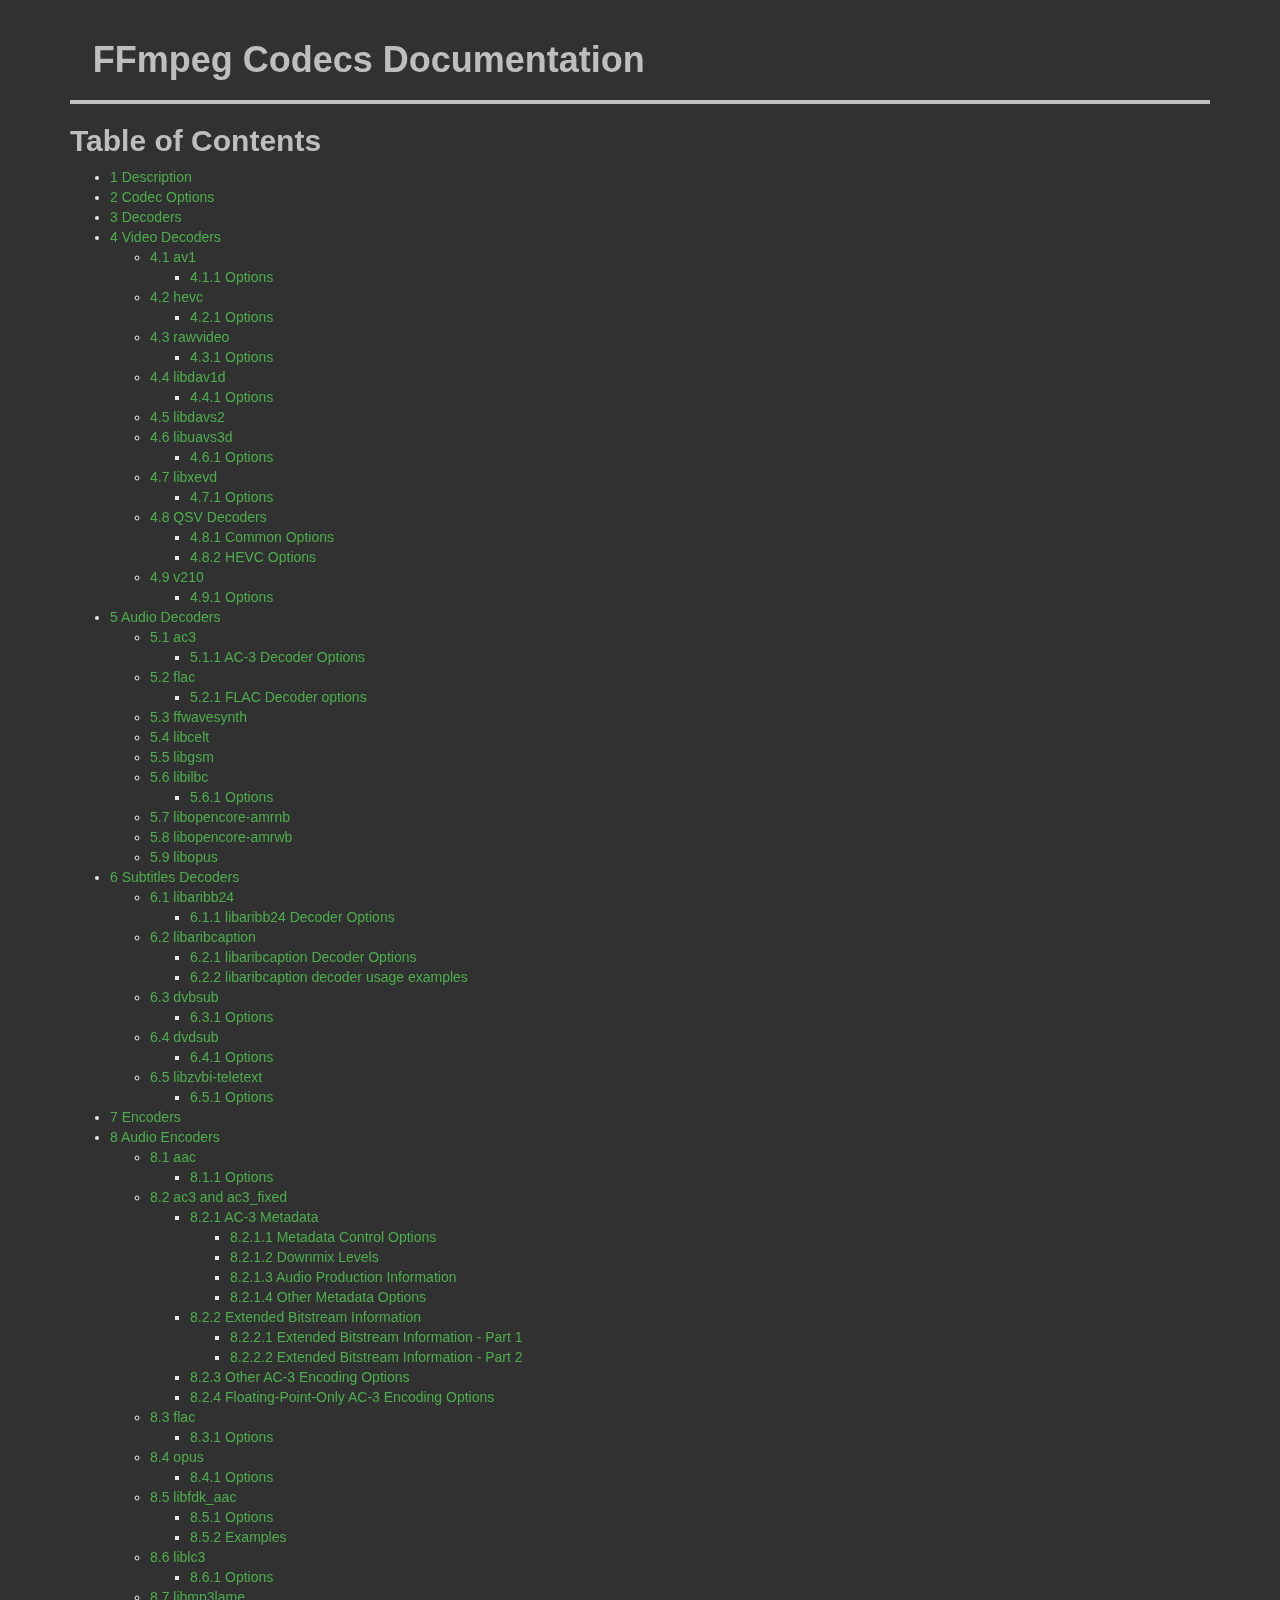
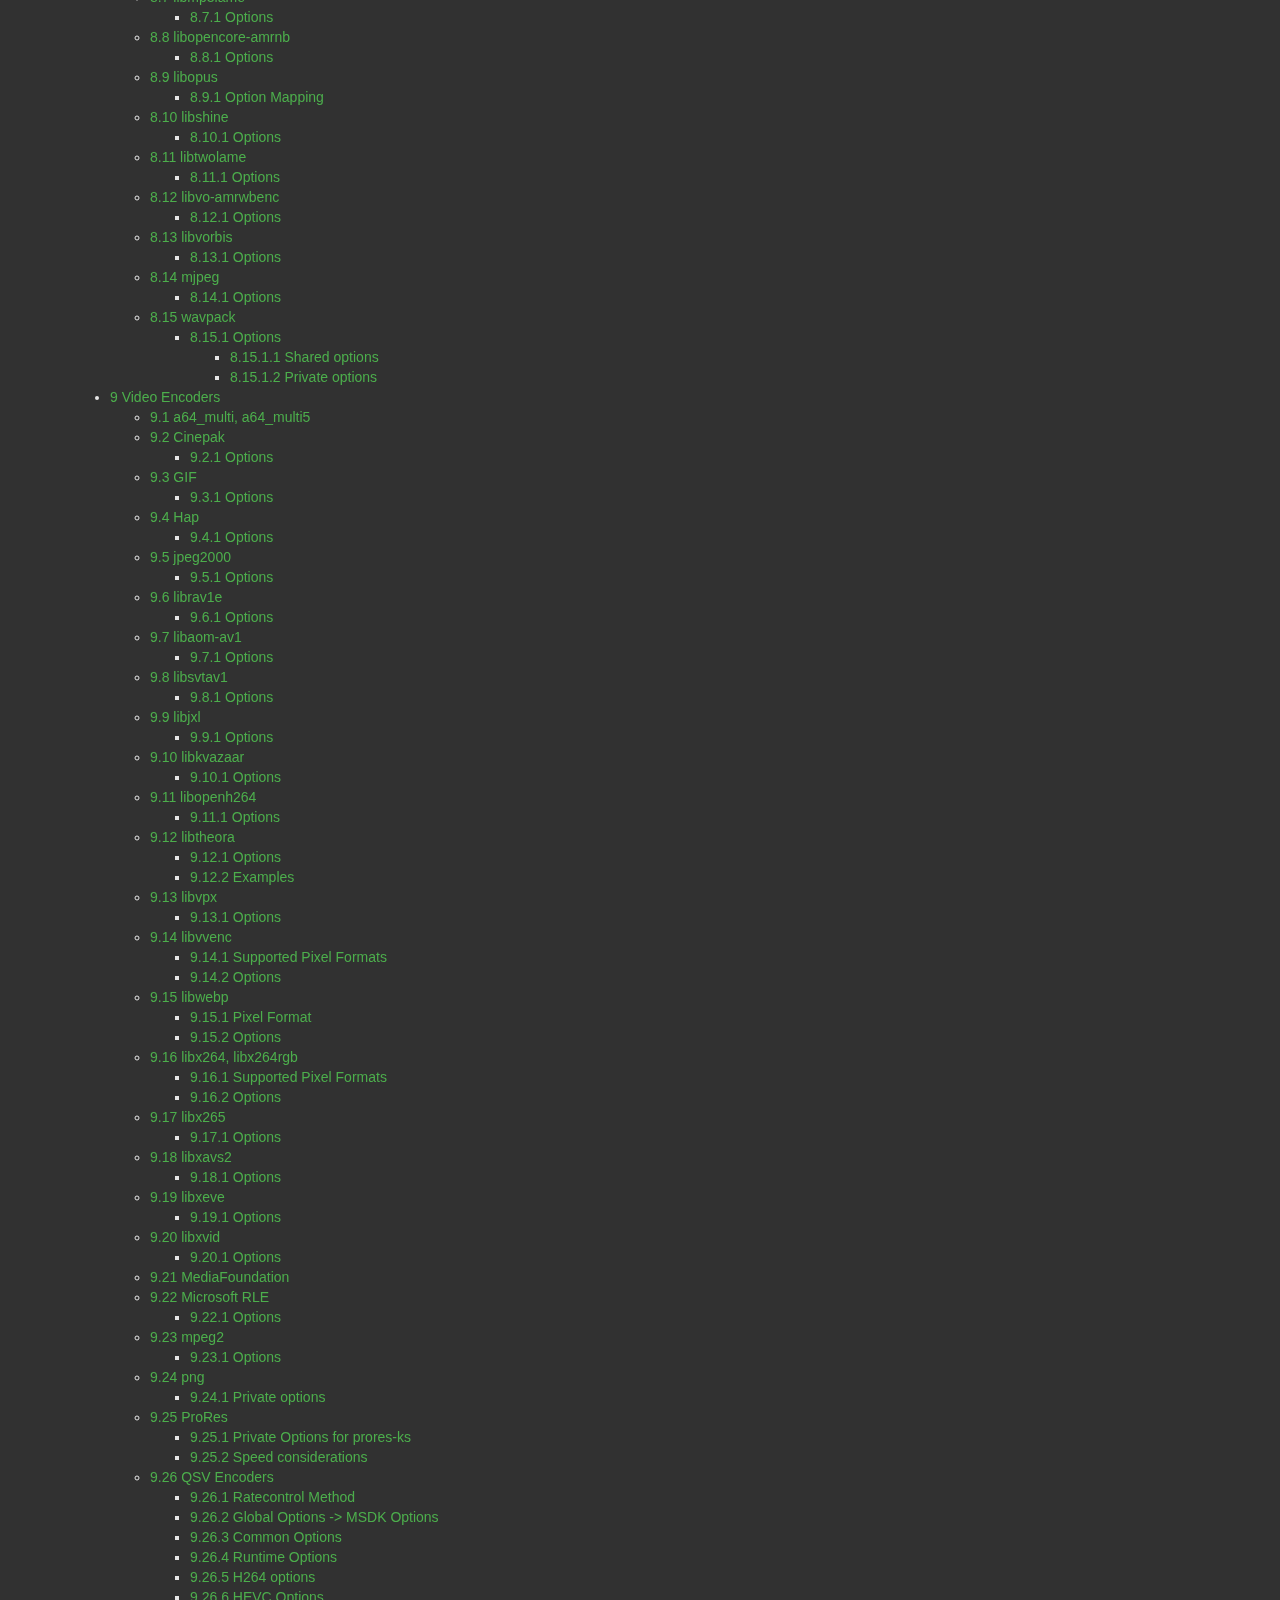
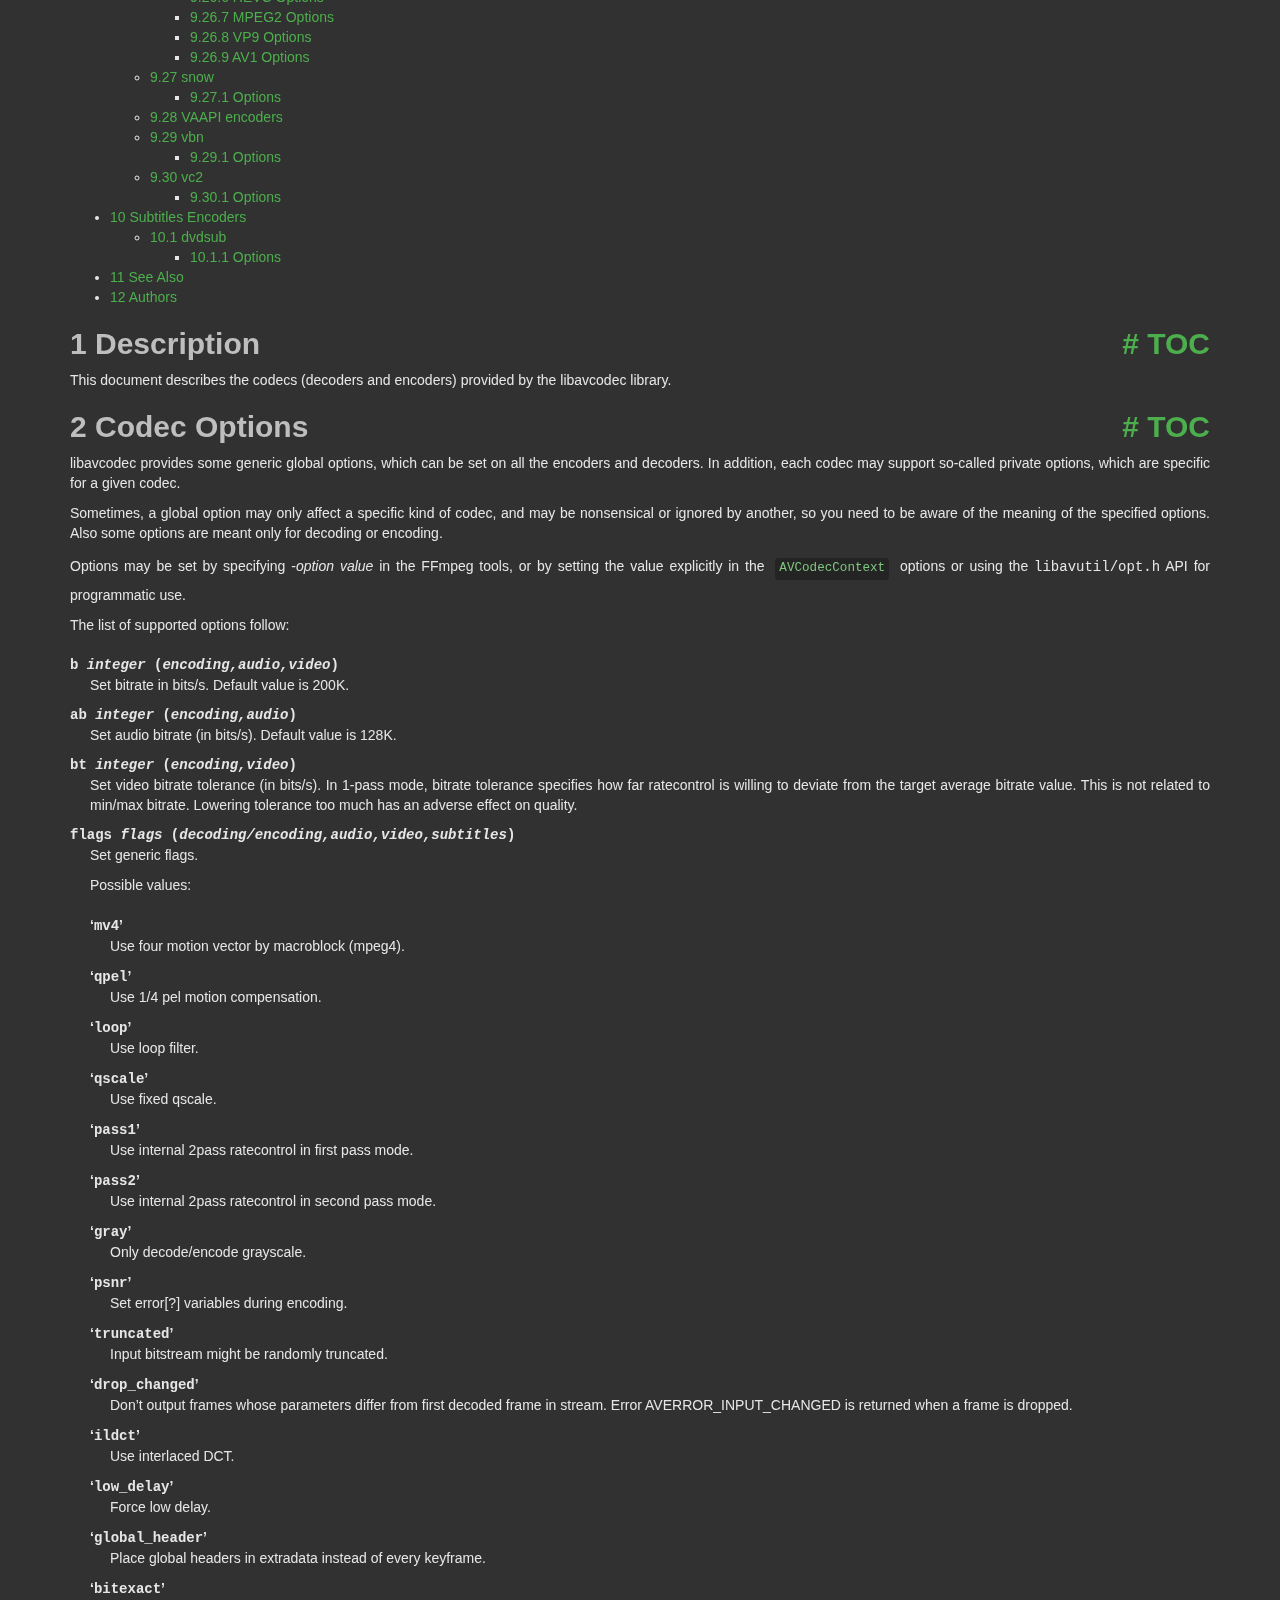
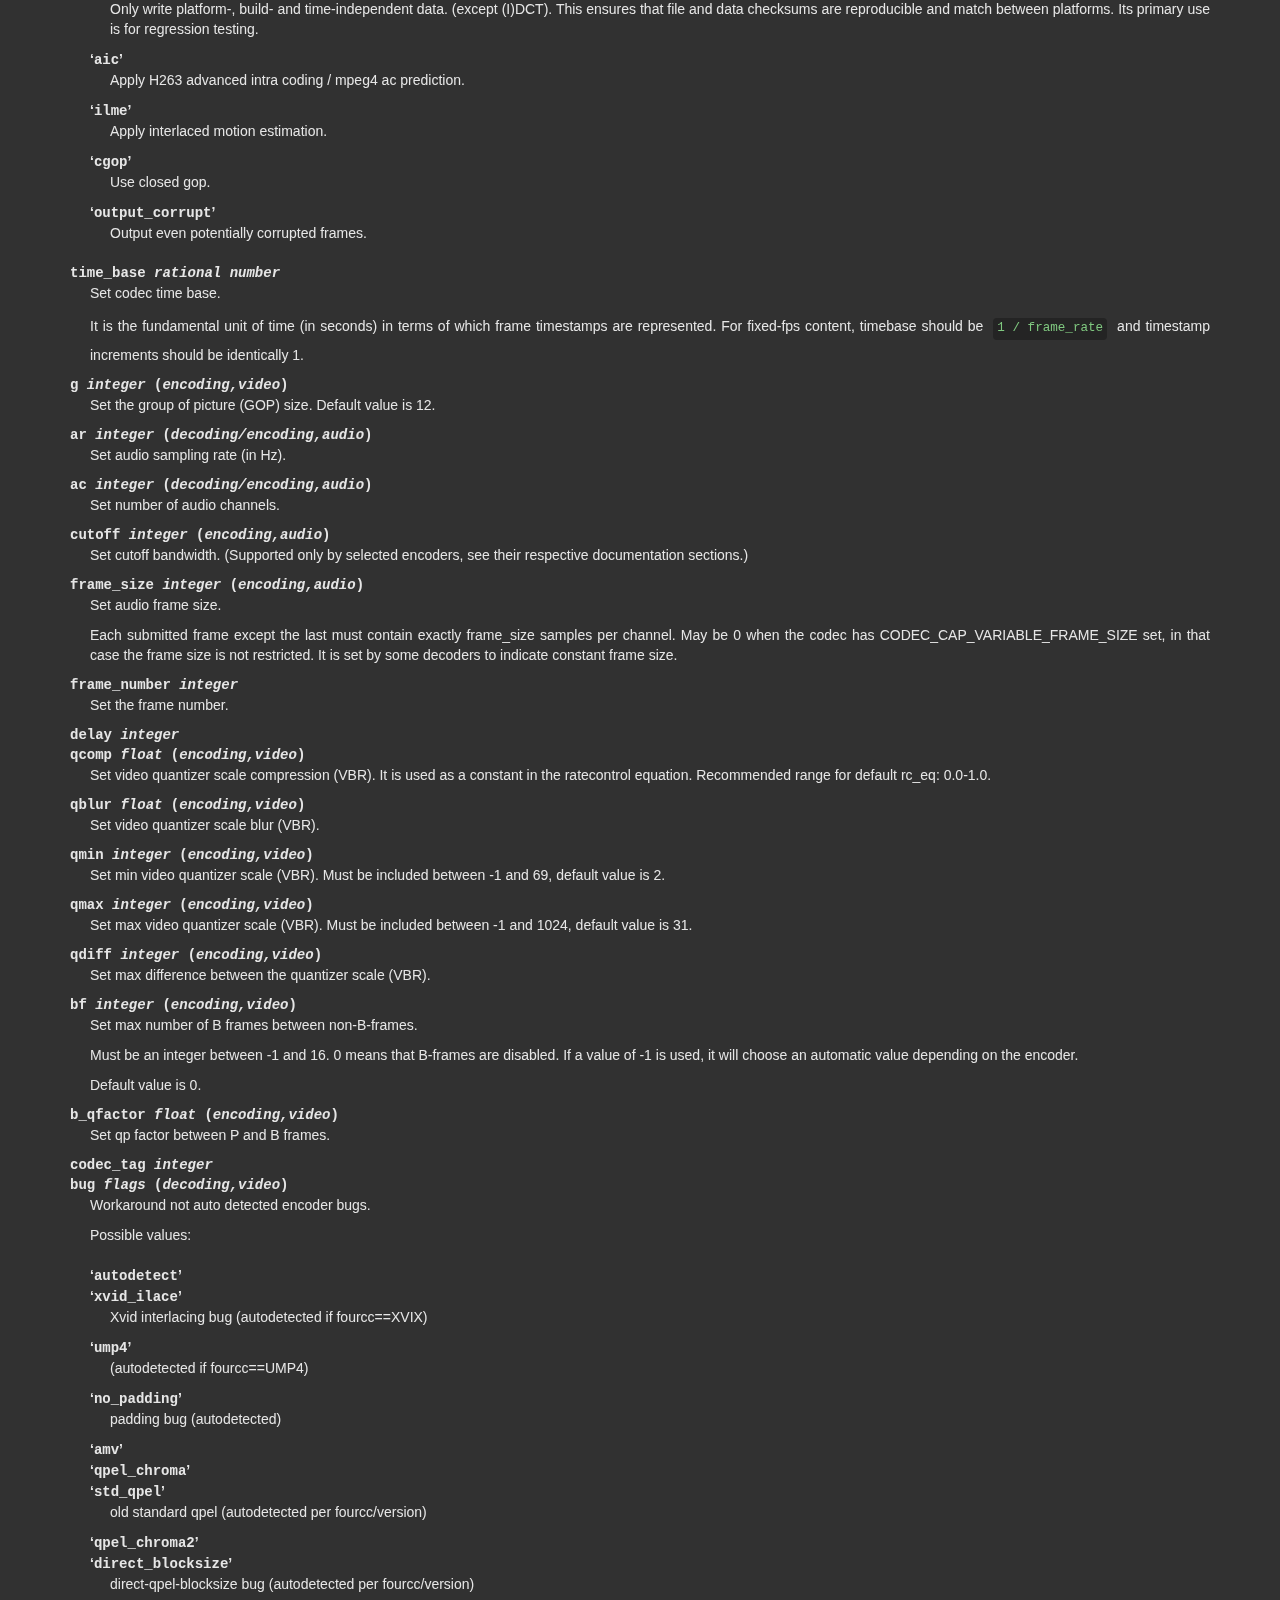
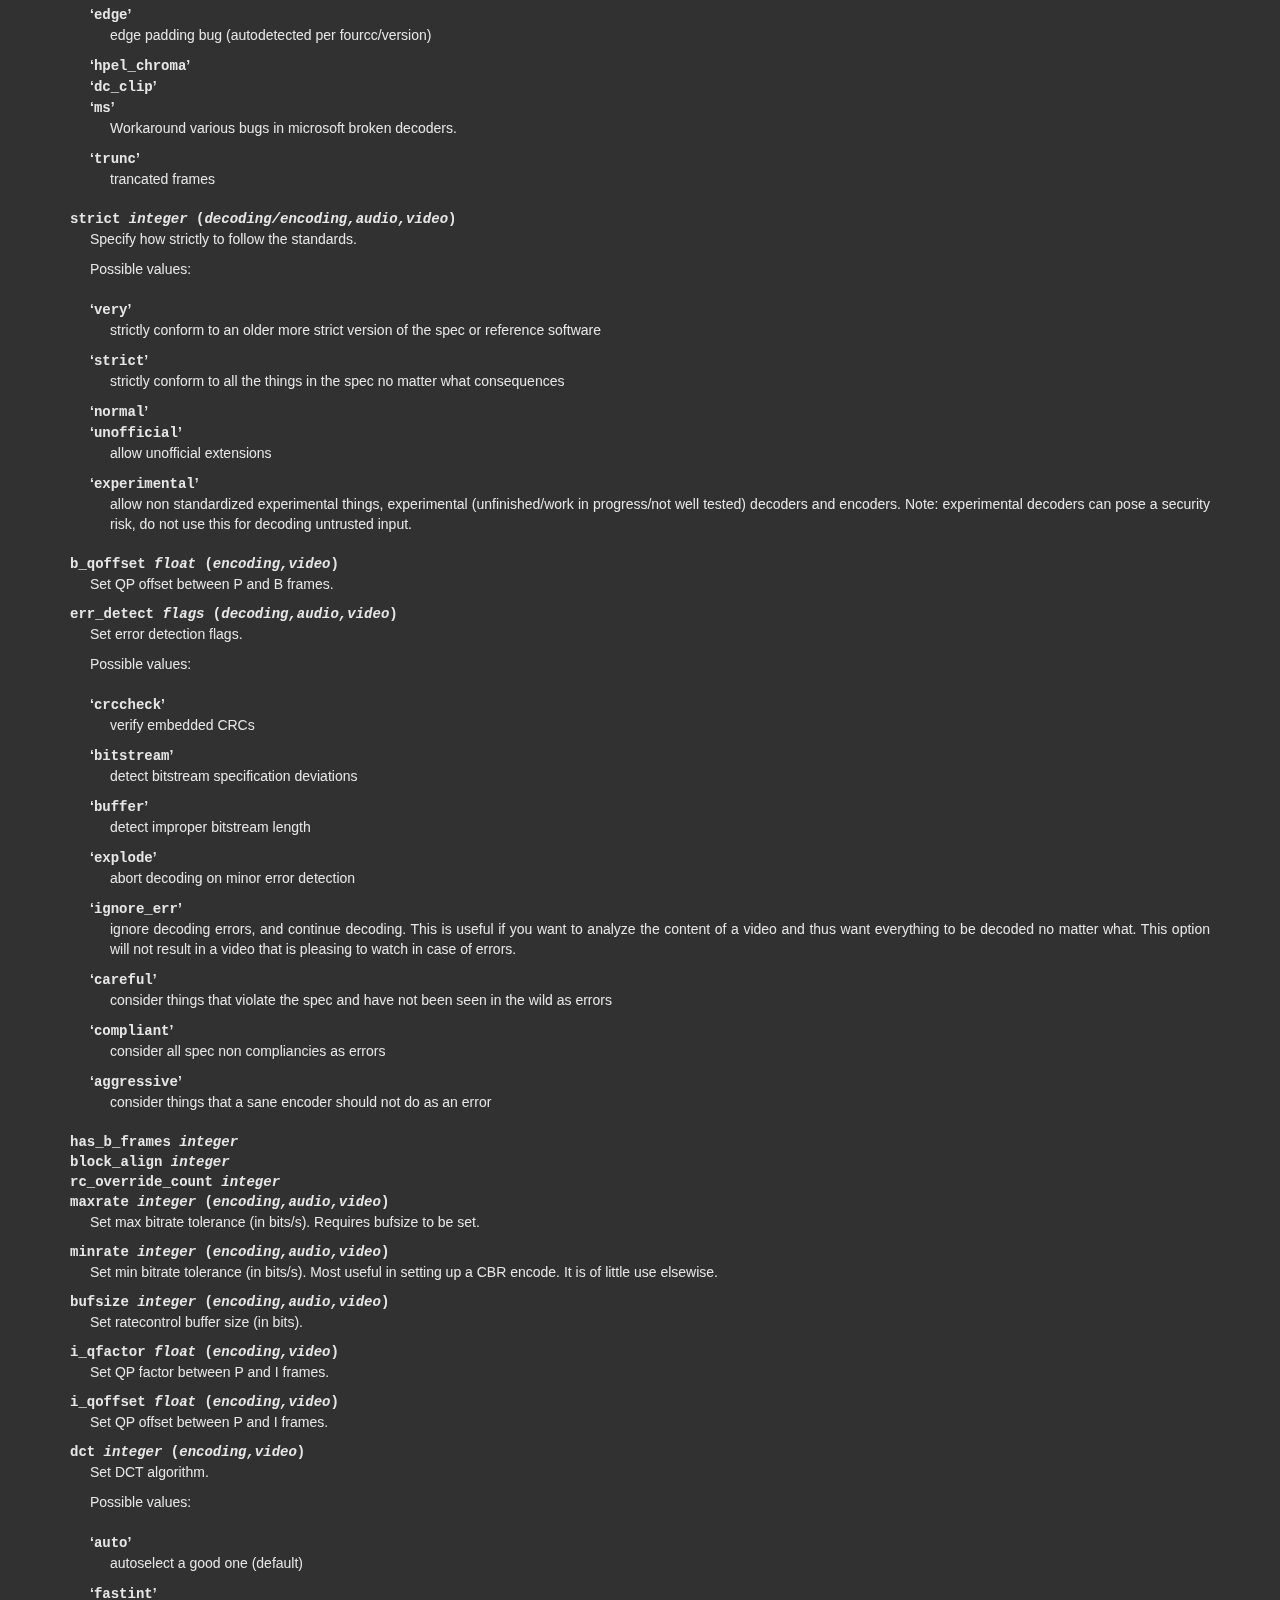
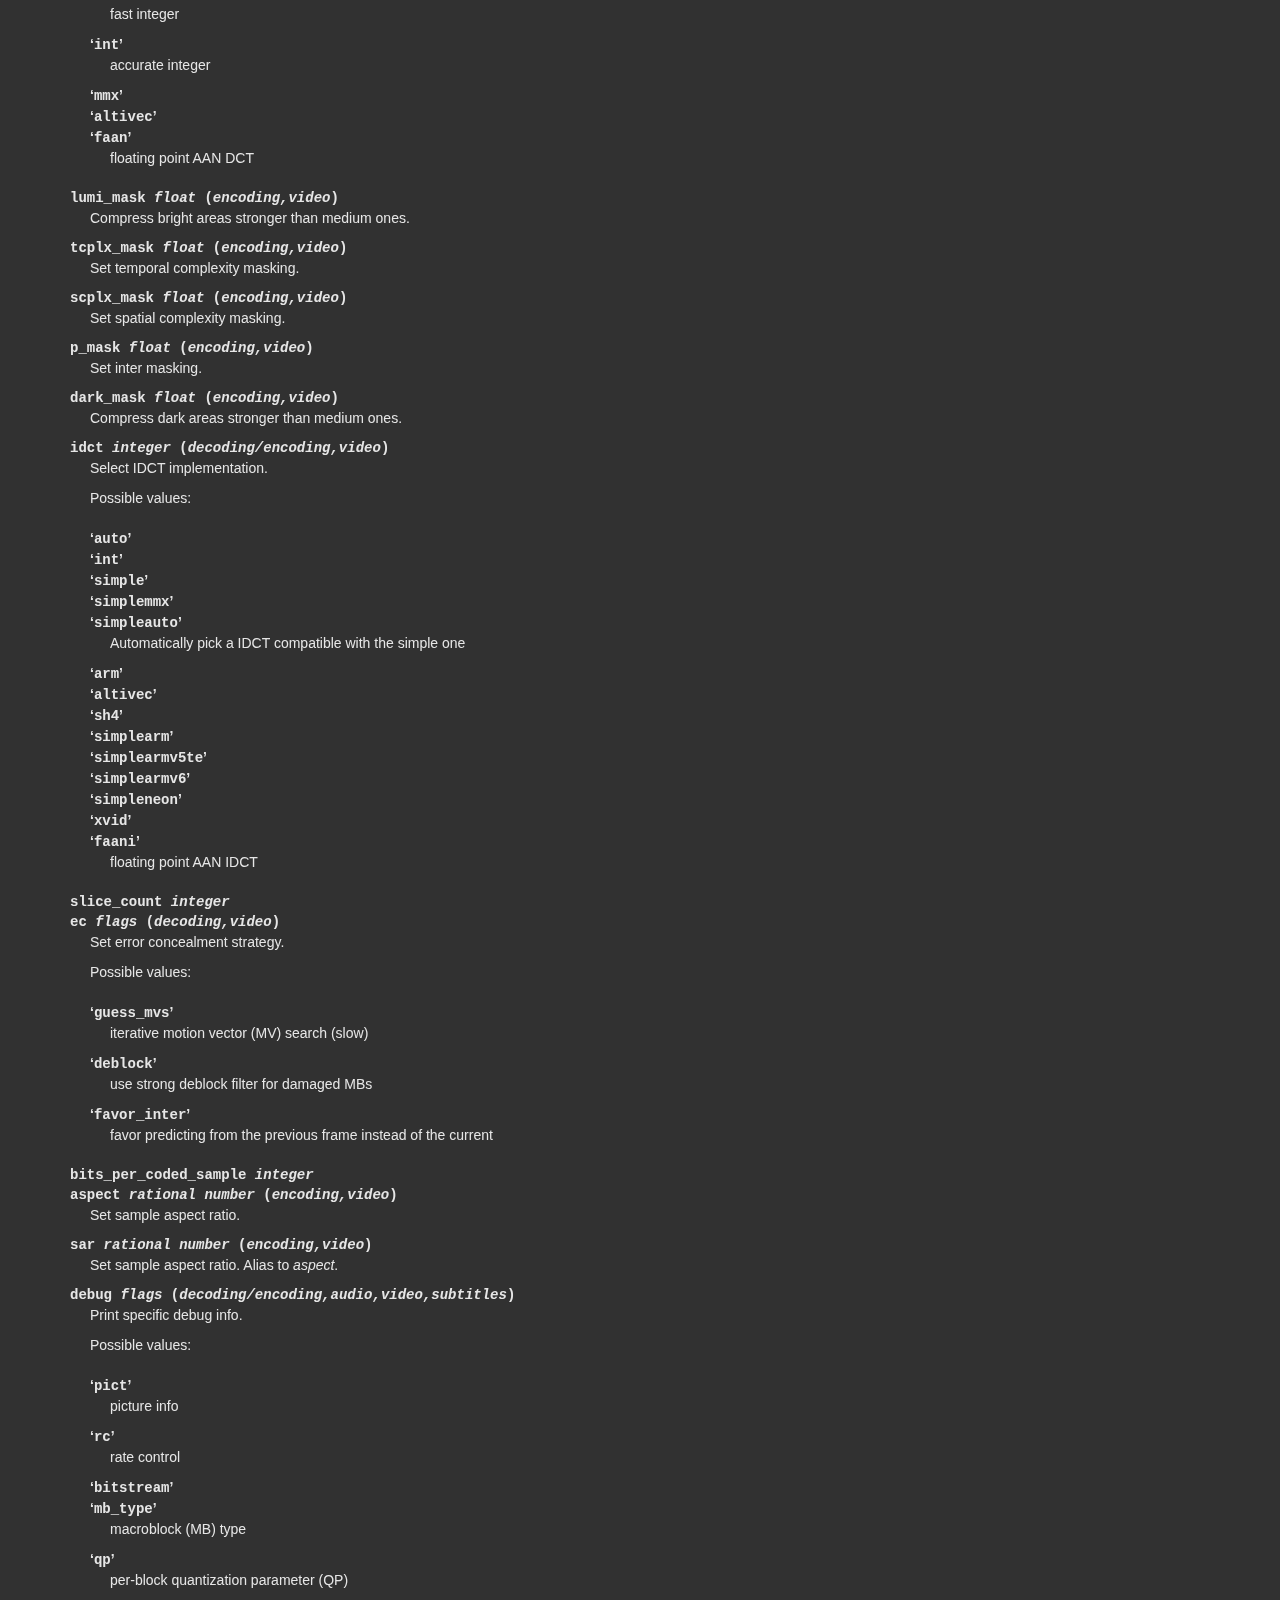
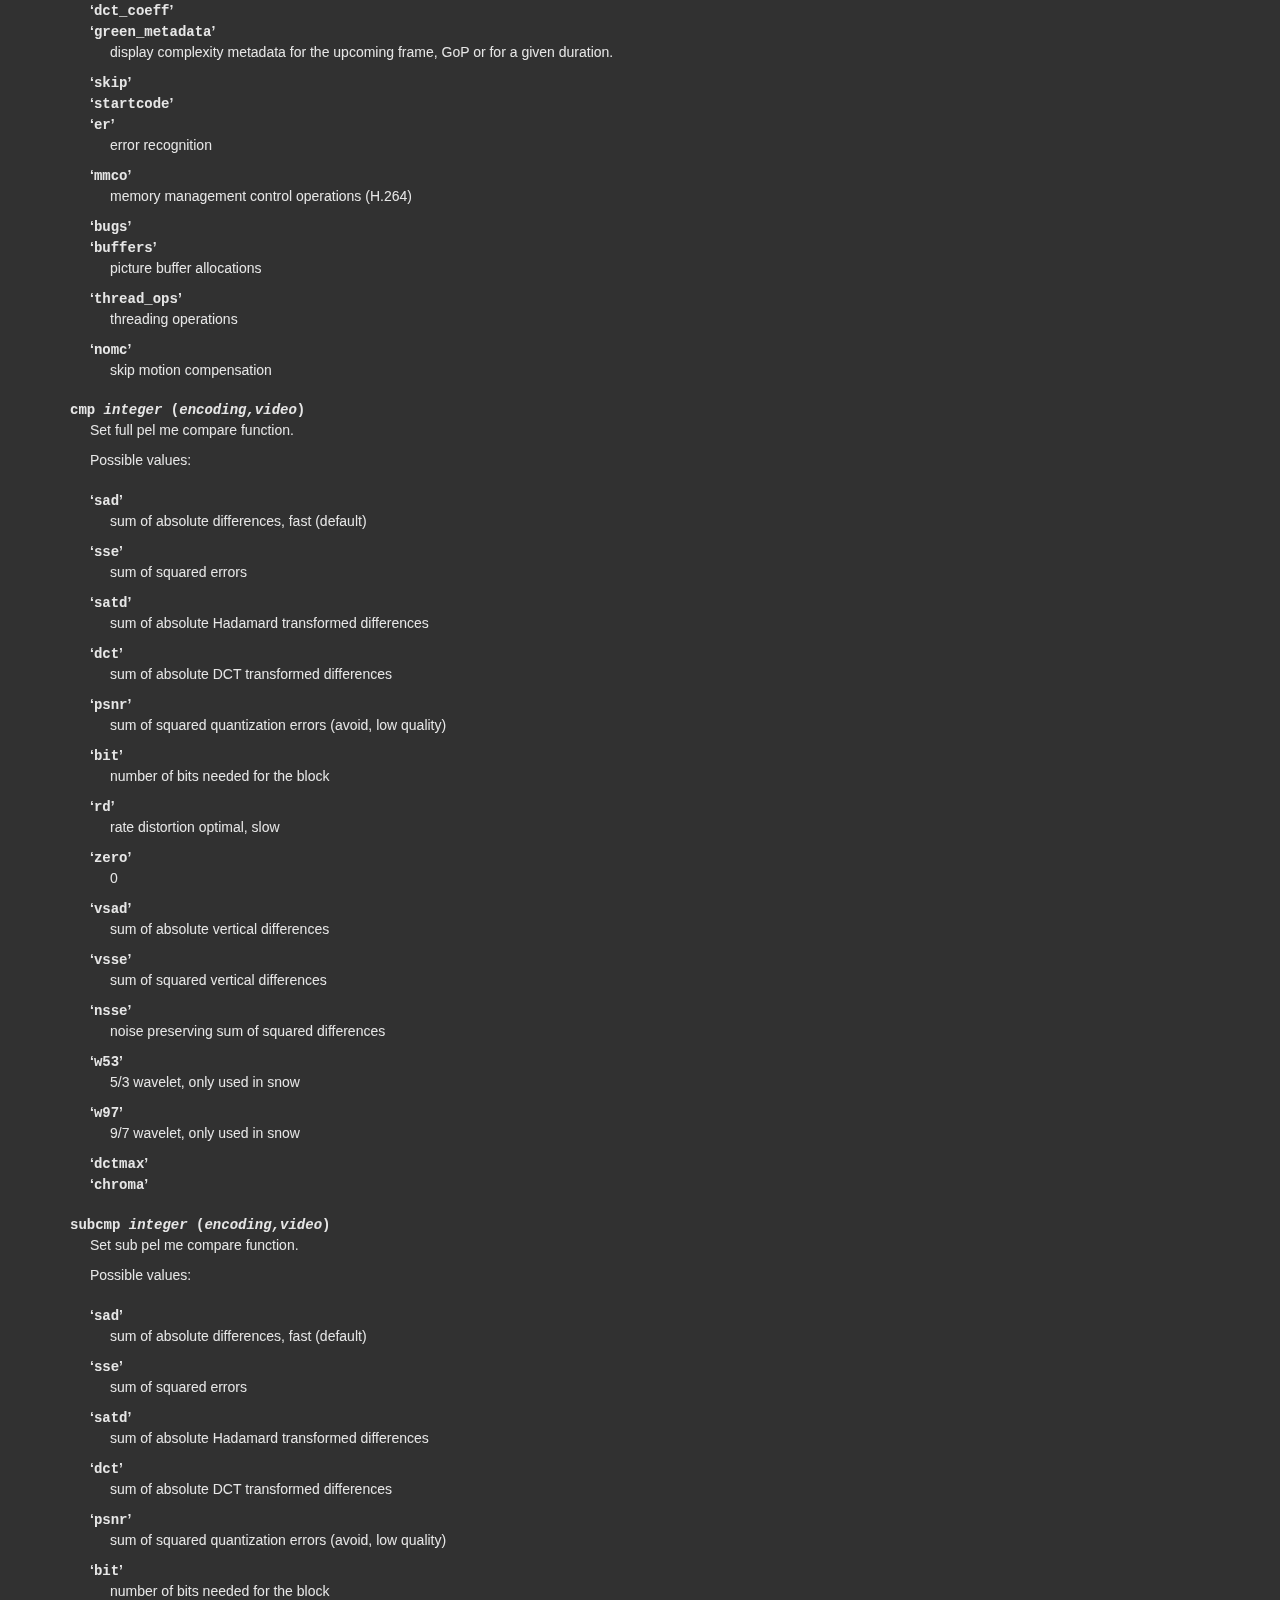
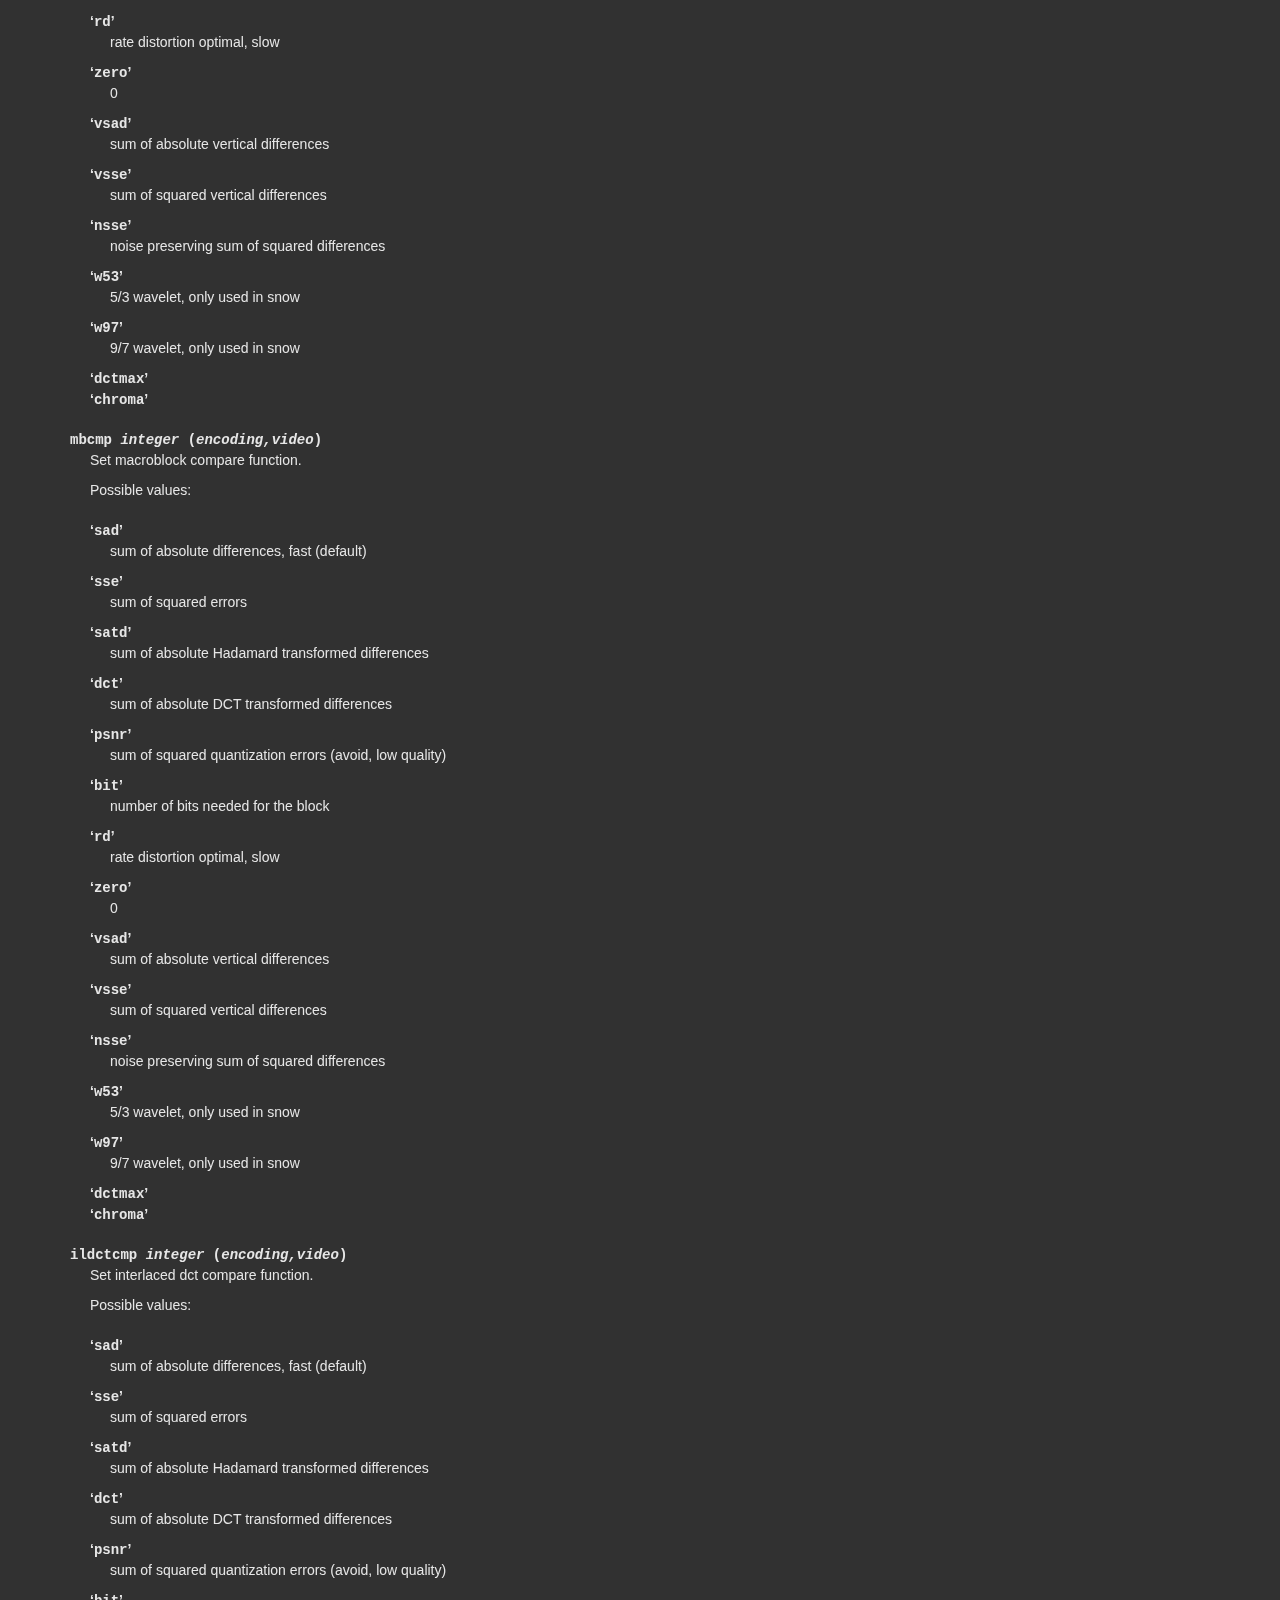
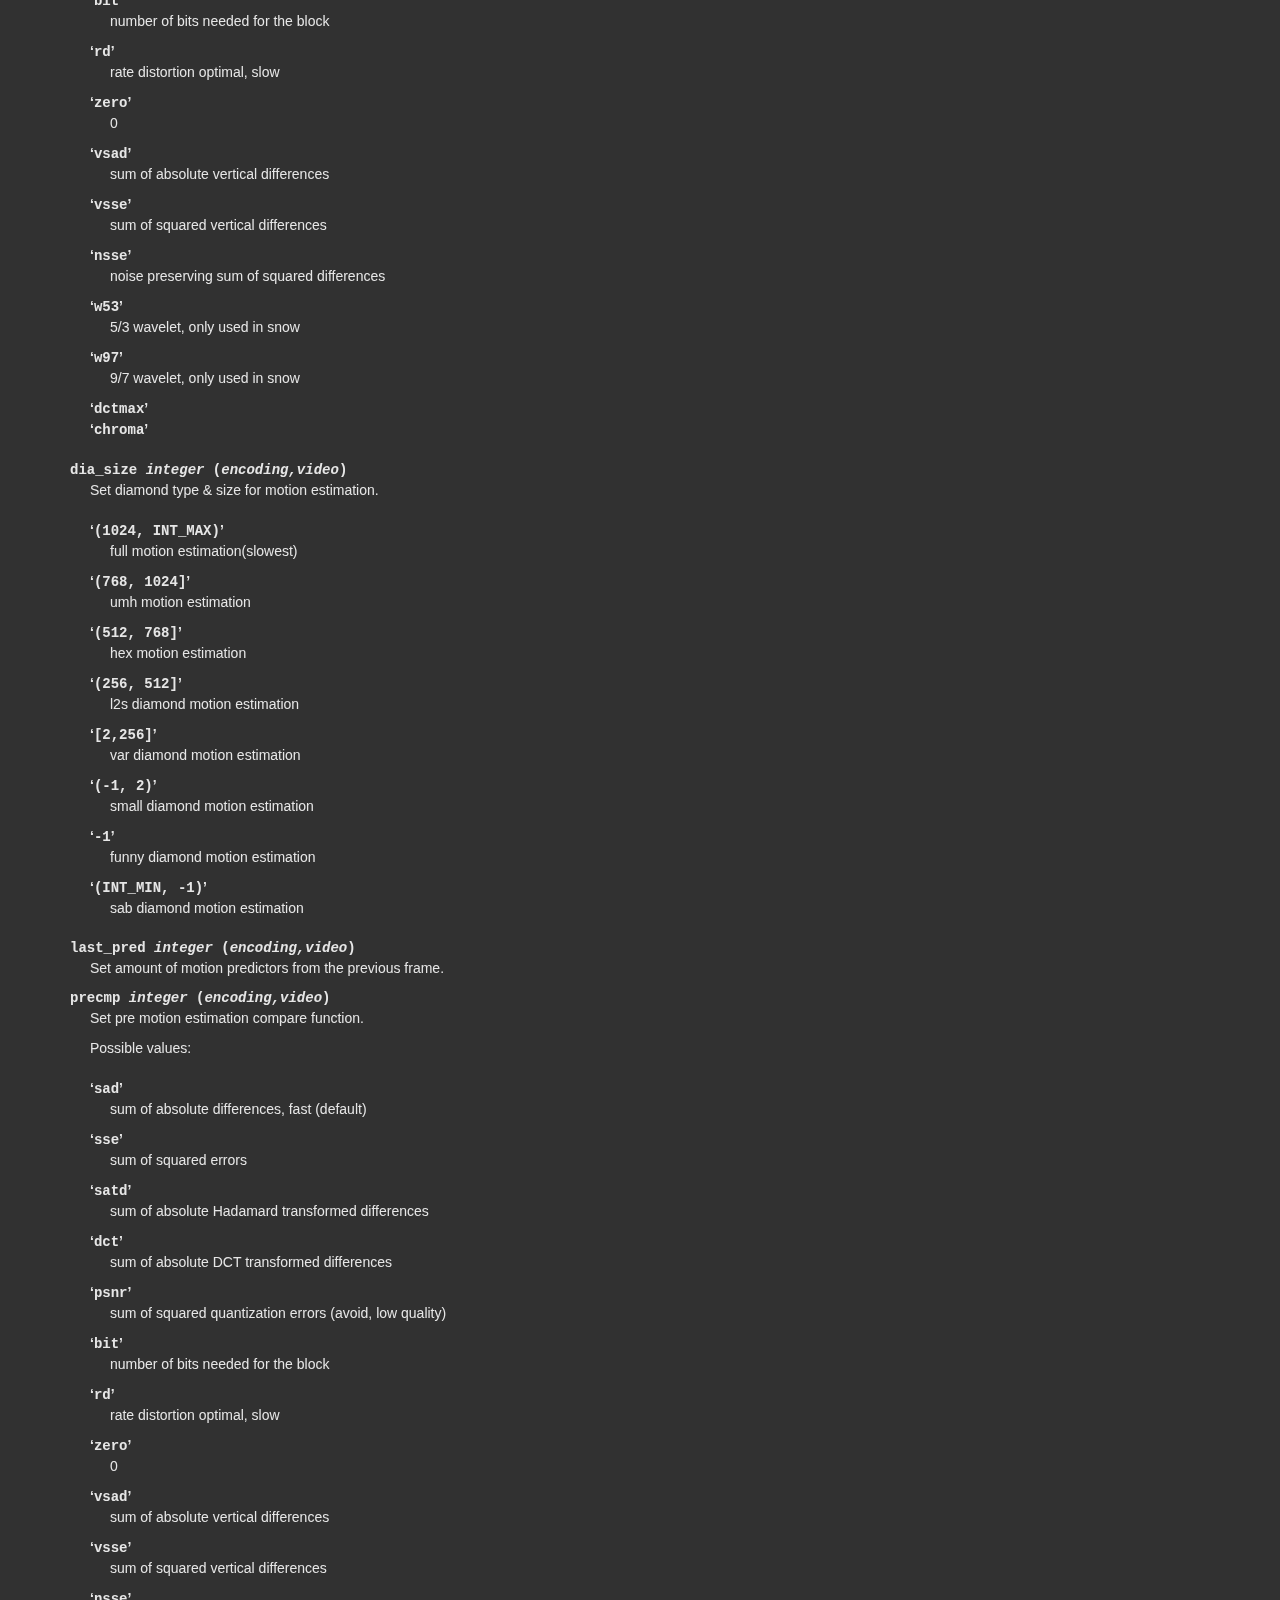
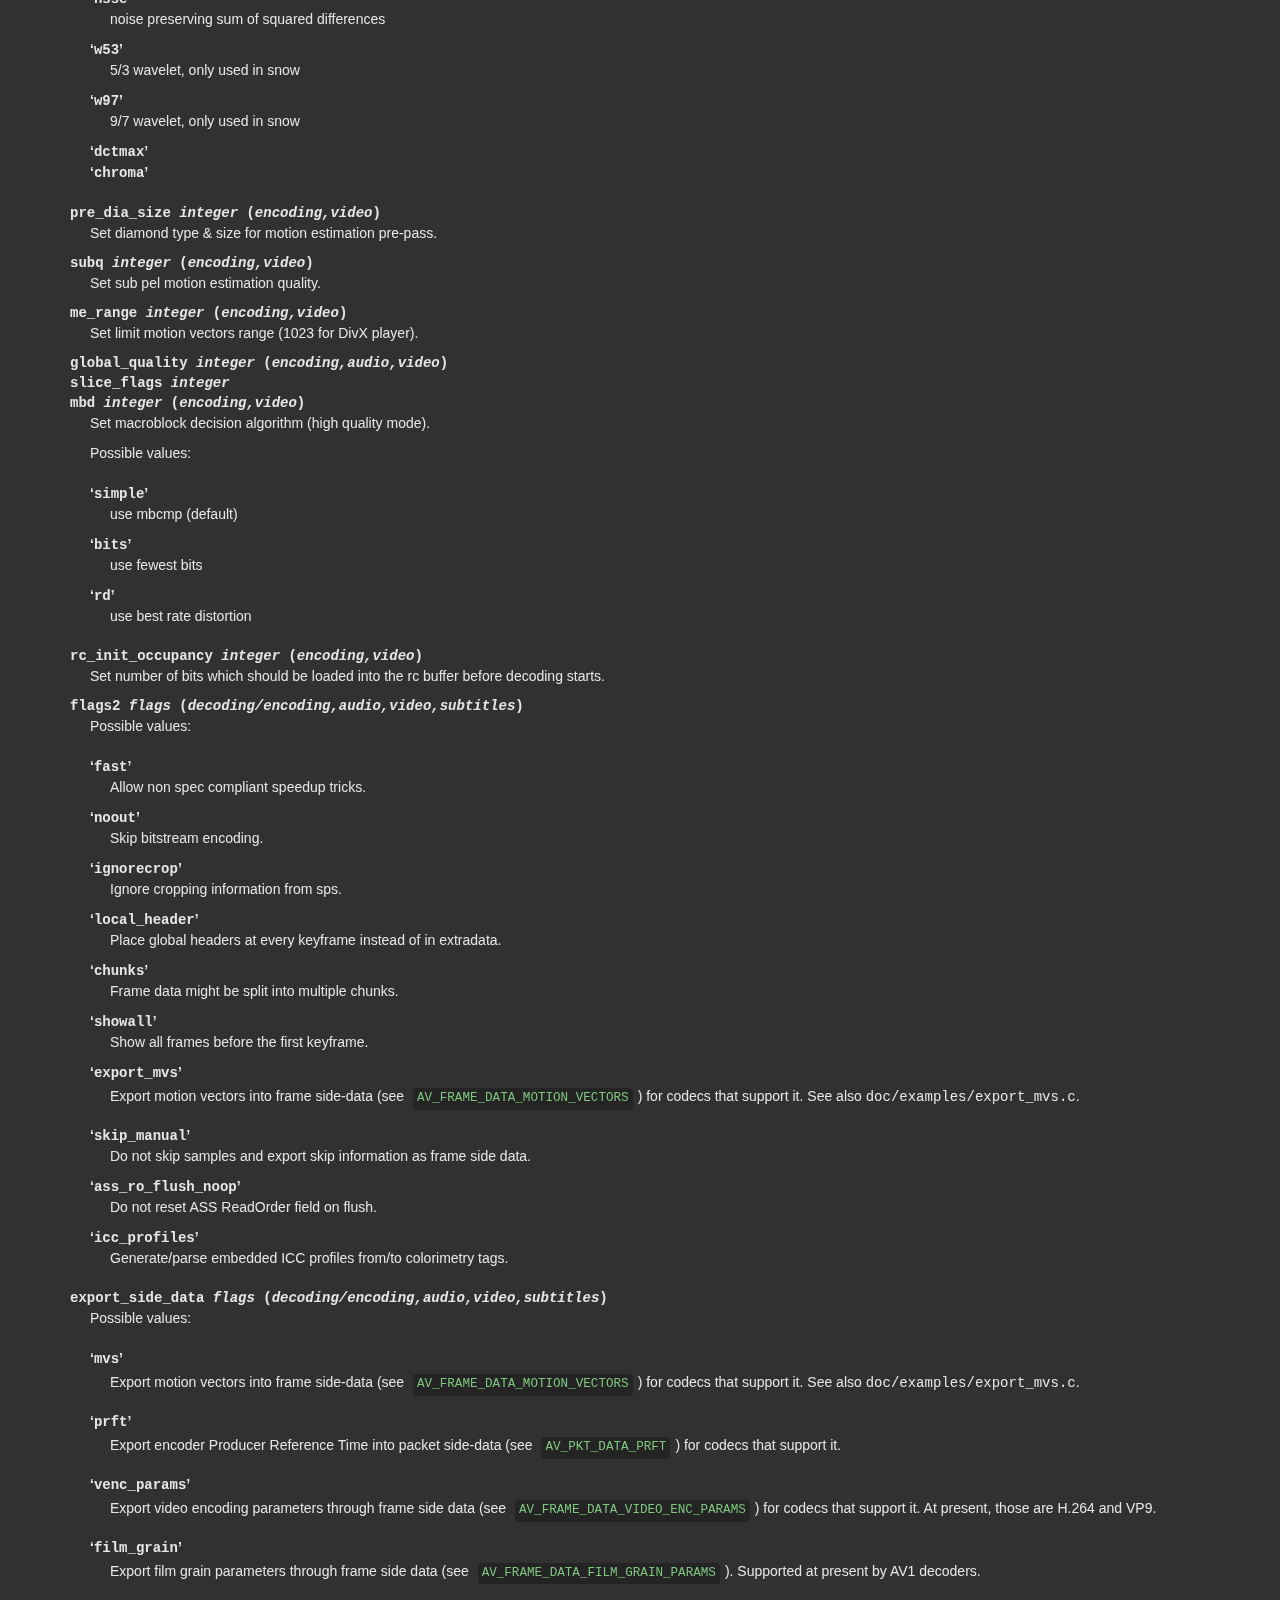
<file: ffmpeg/ffmpeg-7.1.1-essentials_build/doc/ffmpeg-codecs.html>
<!DOCTYPE html PUBLIC "-//W3C//DTD HTML 4.01 Transitional//EN" "http://www.w3.org/TR/html4/loose.dtd">
<html>
<!-- Created by , GNU Texinfo 7.1.1 -->
  <head>
    <meta charset="utf-8">
    <title>
      FFmpeg Codecs Documentation
    </title>
    <meta name="viewport" content="width=device-width,initial-scale=1.0">
    <link rel="stylesheet" type="text/css" href="bootstrap.min.css">
    <link rel="stylesheet" type="text/css" href="style.min.css">
  </head>
  <body>
    <div class="container">
      <h1>
      FFmpeg Codecs Documentation
      </h1>


<a name="SEC_Top"></a>

<div class="element-contents" id="SEC_Contents">
<h2 class="contents-heading">Table of Contents</h2>

<div class="contents">

<ul class="toc-numbered-mark">
  <li><a id="toc-Description" href="#Description">1 Description</a></li>
  <li><a id="toc-Codec-Options" href="#Codec-Options">2 Codec Options</a></li>
  <li><a id="toc-Decoders" href="#Decoders">3 Decoders</a></li>
  <li><a id="toc-Video-Decoders" href="#Video-Decoders">4 Video Decoders</a>
  <ul class="toc-numbered-mark">
    <li><a id="toc-av1" href="#av1">4.1 av1</a>
    <ul class="toc-numbered-mark">
      <li><a id="toc-Options" href="#Options">4.1.1 Options</a></li>
    </ul></li>
    <li><a id="toc-hevc" href="#hevc">4.2 hevc</a>
    <ul class="toc-numbered-mark">
      <li><a id="toc-Options-1" href="#Options-1">4.2.1 Options</a></li>
    </ul></li>
    <li><a id="toc-rawvideo" href="#rawvideo">4.3 rawvideo</a>
    <ul class="toc-numbered-mark">
      <li><a id="toc-Options-2" href="#Options-2">4.3.1 Options</a></li>
    </ul></li>
    <li><a id="toc-libdav1d" href="#libdav1d">4.4 libdav1d</a>
    <ul class="toc-numbered-mark">
      <li><a id="toc-Options-3" href="#Options-3">4.4.1 Options</a></li>
    </ul></li>
    <li><a id="toc-libdavs2" href="#libdavs2">4.5 libdavs2</a></li>
    <li><a id="toc-libuavs3d" href="#libuavs3d">4.6 libuavs3d</a>
    <ul class="toc-numbered-mark">
      <li><a id="toc-Options-4" href="#Options-4">4.6.1 Options</a></li>
    </ul></li>
    <li><a id="toc-libxevd" href="#libxevd">4.7 libxevd</a>
    <ul class="toc-numbered-mark">
      <li><a id="toc-Options-5" href="#Options-5">4.7.1 Options</a></li>
    </ul></li>
    <li><a id="toc-QSV-Decoders" href="#QSV-Decoders">4.8 QSV Decoders</a>
    <ul class="toc-numbered-mark">
      <li><a id="toc-Common-Options" href="#Common-Options">4.8.1 Common Options</a></li>
      <li><a id="toc-HEVC-Options" href="#HEVC-Options">4.8.2 HEVC Options</a></li>
    </ul></li>
    <li><a id="toc-v210" href="#v210">4.9 v210</a>
    <ul class="toc-numbered-mark">
      <li><a id="toc-Options-6" href="#Options-6">4.9.1 Options</a></li>
    </ul></li>
  </ul></li>
  <li><a id="toc-Audio-Decoders" href="#Audio-Decoders">5 Audio Decoders</a>
  <ul class="toc-numbered-mark">
    <li><a id="toc-ac3" href="#ac3">5.1 ac3</a>
    <ul class="toc-numbered-mark">
      <li><a id="toc-AC_002d3-Decoder-Options" href="#AC_002d3-Decoder-Options">5.1.1 AC-3 Decoder Options</a></li>
    </ul></li>
    <li><a id="toc-flac-1" href="#flac-1">5.2 flac</a>
    <ul class="toc-numbered-mark">
      <li><a id="toc-FLAC-Decoder-options" href="#FLAC-Decoder-options">5.2.1 FLAC Decoder options</a></li>
    </ul></li>
    <li><a id="toc-ffwavesynth" href="#ffwavesynth">5.3 ffwavesynth</a></li>
    <li><a id="toc-libcelt" href="#libcelt">5.4 libcelt</a></li>
    <li><a id="toc-libgsm" href="#libgsm">5.5 libgsm</a></li>
    <li><a id="toc-libilbc" href="#libilbc">5.6 libilbc</a>
    <ul class="toc-numbered-mark">
      <li><a id="toc-Options-7" href="#Options-7">5.6.1 Options</a></li>
    </ul></li>
    <li><a id="toc-libopencore_002damrnb" href="#libopencore_002damrnb">5.7 libopencore-amrnb</a></li>
    <li><a id="toc-libopencore_002damrwb" href="#libopencore_002damrwb">5.8 libopencore-amrwb</a></li>
    <li><a id="toc-libopus" href="#libopus">5.9 libopus</a></li>
  </ul></li>
  <li><a id="toc-Subtitles-Decoders" href="#Subtitles-Decoders">6 Subtitles Decoders</a>
  <ul class="toc-numbered-mark">
    <li><a id="toc-libaribb24" href="#libaribb24">6.1 libaribb24</a>
    <ul class="toc-numbered-mark">
      <li><a id="toc-libaribb24-Decoder-Options" href="#libaribb24-Decoder-Options">6.1.1 libaribb24 Decoder Options</a></li>
    </ul></li>
    <li><a id="toc-libaribcaption" href="#libaribcaption">6.2 libaribcaption</a>
    <ul class="toc-numbered-mark">
      <li><a id="toc-libaribcaption-Decoder-Options" href="#libaribcaption-Decoder-Options">6.2.1 libaribcaption Decoder Options</a></li>
      <li><a id="toc-libaribcaption-decoder-usage-examples" href="#libaribcaption-decoder-usage-examples">6.2.2 libaribcaption decoder usage examples</a></li>
    </ul></li>
    <li><a id="toc-dvbsub" href="#dvbsub">6.3 dvbsub</a>
    <ul class="toc-numbered-mark">
      <li><a id="toc-Options-8" href="#Options-8">6.3.1 Options</a></li>
    </ul></li>
    <li><a id="toc-dvdsub" href="#dvdsub">6.4 dvdsub</a>
    <ul class="toc-numbered-mark">
      <li><a id="toc-Options-9" href="#Options-9">6.4.1 Options</a></li>
    </ul></li>
    <li><a id="toc-libzvbi_002dteletext" href="#libzvbi_002dteletext">6.5 libzvbi-teletext</a>
    <ul class="toc-numbered-mark">
      <li><a id="toc-Options-10" href="#Options-10">6.5.1 Options</a></li>
    </ul></li>
  </ul></li>
  <li><a id="toc-Encoders" href="#Encoders">7 Encoders</a></li>
  <li><a id="toc-Audio-Encoders" href="#Audio-Encoders">8 Audio Encoders</a>
  <ul class="toc-numbered-mark">
    <li><a id="toc-aac" href="#aac">8.1 aac</a>
    <ul class="toc-numbered-mark">
      <li><a id="toc-Options-11" href="#Options-11">8.1.1 Options</a></li>
    </ul></li>
    <li><a id="toc-ac3-and-ac3_005ffixed" href="#ac3-and-ac3_005ffixed">8.2 ac3 and ac3_fixed</a>
    <ul class="toc-numbered-mark">
      <li><a id="toc-AC_002d3-Metadata" href="#AC_002d3-Metadata">8.2.1 AC-3 Metadata</a>
      <ul class="toc-numbered-mark">
        <li><a id="toc-Metadata-Control-Options" href="#Metadata-Control-Options">8.2.1.1 Metadata Control Options</a></li>
        <li><a id="toc-Downmix-Levels" href="#Downmix-Levels">8.2.1.2 Downmix Levels</a></li>
        <li><a id="toc-Audio-Production-Information" href="#Audio-Production-Information">8.2.1.3 Audio Production Information</a></li>
        <li><a id="toc-Other-Metadata-Options" href="#Other-Metadata-Options">8.2.1.4 Other Metadata Options</a></li>
      </ul></li>
      <li><a id="toc-Extended-Bitstream-Information" href="#Extended-Bitstream-Information">8.2.2 Extended Bitstream Information</a>
      <ul class="toc-numbered-mark">
        <li><a id="toc-Extended-Bitstream-Information-_002d-Part-1" href="#Extended-Bitstream-Information-_002d-Part-1">8.2.2.1 Extended Bitstream Information - Part 1</a></li>
        <li><a id="toc-Extended-Bitstream-Information-_002d-Part-2" href="#Extended-Bitstream-Information-_002d-Part-2">8.2.2.2 Extended Bitstream Information - Part 2</a></li>
      </ul></li>
      <li><a id="toc-Other-AC_002d3-Encoding-Options" href="#Other-AC_002d3-Encoding-Options">8.2.3 Other AC-3 Encoding Options</a></li>
      <li><a id="toc-Floating_002dPoint_002dOnly-AC_002d3-Encoding-Options" href="#Floating_002dPoint_002dOnly-AC_002d3-Encoding-Options">8.2.4 Floating-Point-Only AC-3 Encoding Options</a></li>
    </ul></li>
    <li><a id="toc-flac-2" href="#flac-2">8.3 flac</a>
    <ul class="toc-numbered-mark">
      <li><a id="toc-Options-12" href="#Options-12">8.3.1 Options</a></li>
    </ul></li>
    <li><a id="toc-opus" href="#opus">8.4 opus</a>
    <ul class="toc-numbered-mark">
      <li><a id="toc-Options-13" href="#Options-13">8.4.1 Options</a></li>
    </ul></li>
    <li><a id="toc-libfdk_005faac" href="#libfdk_005faac">8.5 libfdk_aac</a>
    <ul class="toc-numbered-mark">
      <li><a id="toc-Options-14" href="#Options-14">8.5.1 Options</a></li>
      <li><a id="toc-Examples" href="#Examples">8.5.2 Examples</a></li>
    </ul></li>
    <li><a id="toc-liblc3" href="#liblc3">8.6 liblc3</a>
    <ul class="toc-numbered-mark">
      <li><a id="toc-Options-15" href="#Options-15">8.6.1 Options</a></li>
    </ul></li>
    <li><a id="toc-libmp3lame-1" href="#libmp3lame-1">8.7 libmp3lame</a>
    <ul class="toc-numbered-mark">
      <li><a id="toc-Options-16" href="#Options-16">8.7.1 Options</a></li>
    </ul></li>
    <li><a id="toc-libopencore_002damrnb-1" href="#libopencore_002damrnb-1">8.8 libopencore-amrnb</a>
    <ul class="toc-numbered-mark">
      <li><a id="toc-Options-17" href="#Options-17">8.8.1 Options</a></li>
    </ul></li>
    <li><a id="toc-libopus-1" href="#libopus-1">8.9 libopus</a>
    <ul class="toc-numbered-mark">
      <li><a id="toc-Option-Mapping" href="#Option-Mapping">8.9.1 Option Mapping</a></li>
    </ul></li>
    <li><a id="toc-libshine-1" href="#libshine-1">8.10 libshine</a>
    <ul class="toc-numbered-mark">
      <li><a id="toc-Options-18" href="#Options-18">8.10.1 Options</a></li>
    </ul></li>
    <li><a id="toc-libtwolame" href="#libtwolame">8.11 libtwolame</a>
    <ul class="toc-numbered-mark">
      <li><a id="toc-Options-19" href="#Options-19">8.11.1 Options</a></li>
    </ul></li>
    <li><a id="toc-libvo_002damrwbenc" href="#libvo_002damrwbenc">8.12 libvo-amrwbenc</a>
    <ul class="toc-numbered-mark">
      <li><a id="toc-Options-20" href="#Options-20">8.12.1 Options</a></li>
    </ul></li>
    <li><a id="toc-libvorbis" href="#libvorbis">8.13 libvorbis</a>
    <ul class="toc-numbered-mark">
      <li><a id="toc-Options-21" href="#Options-21">8.13.1 Options</a></li>
    </ul></li>
    <li><a id="toc-mjpeg" href="#mjpeg">8.14 mjpeg</a>
    <ul class="toc-numbered-mark">
      <li><a id="toc-Options-22" href="#Options-22">8.14.1 Options</a></li>
    </ul></li>
    <li><a id="toc-wavpack" href="#wavpack">8.15 wavpack</a>
    <ul class="toc-numbered-mark">
      <li><a id="toc-Options-23" href="#Options-23">8.15.1 Options</a>
      <ul class="toc-numbered-mark">
        <li><a id="toc-Shared-options" href="#Shared-options">8.15.1.1 Shared options</a></li>
        <li><a id="toc-Private-options" href="#Private-options">8.15.1.2 Private options</a></li>
      </ul></li>
    </ul></li>
  </ul></li>
  <li><a id="toc-Video-Encoders" href="#Video-Encoders">9 Video Encoders</a>
  <ul class="toc-numbered-mark">
    <li><a id="toc-a64_005fmulti_002c-a64_005fmulti5" href="#a64_005fmulti_002c-a64_005fmulti5">9.1 a64_multi, a64_multi5</a></li>
    <li><a id="toc-Cinepak" href="#Cinepak">9.2 Cinepak</a>
    <ul class="toc-numbered-mark">
      <li><a id="toc-Options-24" href="#Options-24">9.2.1 Options</a></li>
    </ul></li>
    <li><a id="toc-GIF" href="#GIF">9.3 GIF</a>
    <ul class="toc-numbered-mark">
      <li><a id="toc-Options-25" href="#Options-25">9.3.1 Options</a></li>
    </ul></li>
    <li><a id="toc-Hap" href="#Hap">9.4 Hap</a>
    <ul class="toc-numbered-mark">
      <li><a id="toc-Options-26" href="#Options-26">9.4.1 Options</a></li>
    </ul></li>
    <li><a id="toc-jpeg2000" href="#jpeg2000">9.5 jpeg2000</a>
    <ul class="toc-numbered-mark">
      <li><a id="toc-Options-27" href="#Options-27">9.5.1 Options</a></li>
    </ul></li>
    <li><a id="toc-librav1e" href="#librav1e">9.6 librav1e</a>
    <ul class="toc-numbered-mark">
      <li><a id="toc-Options-28" href="#Options-28">9.6.1 Options</a></li>
    </ul></li>
    <li><a id="toc-libaom_002dav1" href="#libaom_002dav1">9.7 libaom-av1</a>
    <ul class="toc-numbered-mark">
      <li><a id="toc-Options-29" href="#Options-29">9.7.1 Options</a></li>
    </ul></li>
    <li><a id="toc-libsvtav1" href="#libsvtav1">9.8 libsvtav1</a>
    <ul class="toc-numbered-mark">
      <li><a id="toc-Options-30" href="#Options-30">9.8.1 Options</a></li>
    </ul></li>
    <li><a id="toc-libjxl" href="#libjxl">9.9 libjxl</a>
    <ul class="toc-numbered-mark">
      <li><a id="toc-Options-31" href="#Options-31">9.9.1 Options</a></li>
    </ul></li>
    <li><a id="toc-libkvazaar" href="#libkvazaar">9.10 libkvazaar</a>
    <ul class="toc-numbered-mark">
      <li><a id="toc-Options-32" href="#Options-32">9.10.1 Options</a></li>
    </ul></li>
    <li><a id="toc-libopenh264" href="#libopenh264">9.11 libopenh264</a>
    <ul class="toc-numbered-mark">
      <li><a id="toc-Options-33" href="#Options-33">9.11.1 Options</a></li>
    </ul></li>
    <li><a id="toc-libtheora" href="#libtheora">9.12 libtheora</a>
    <ul class="toc-numbered-mark">
      <li><a id="toc-Options-34" href="#Options-34">9.12.1 Options</a></li>
      <li><a id="toc-Examples-1" href="#Examples-1">9.12.2 Examples</a></li>
    </ul></li>
    <li><a id="toc-libvpx" href="#libvpx">9.13 libvpx</a>
    <ul class="toc-numbered-mark">
      <li><a id="toc-Options-35" href="#Options-35">9.13.1 Options</a></li>
    </ul></li>
    <li><a id="toc-libvvenc" href="#libvvenc">9.14 libvvenc</a>
    <ul class="toc-numbered-mark">
      <li><a id="toc-Supported-Pixel-Formats" href="#Supported-Pixel-Formats">9.14.1 Supported Pixel Formats</a></li>
      <li><a id="toc-Options-36" href="#Options-36">9.14.2 Options</a></li>
    </ul></li>
    <li><a id="toc-libwebp" href="#libwebp">9.15 libwebp</a>
    <ul class="toc-numbered-mark">
      <li><a id="toc-Pixel-Format" href="#Pixel-Format">9.15.1 Pixel Format</a></li>
      <li><a id="toc-Options-37" href="#Options-37">9.15.2 Options</a></li>
    </ul></li>
    <li><a id="toc-libx264_002c-libx264rgb" href="#libx264_002c-libx264rgb">9.16 libx264, libx264rgb</a>
    <ul class="toc-numbered-mark">
      <li><a id="toc-Supported-Pixel-Formats-1" href="#Supported-Pixel-Formats-1">9.16.1 Supported Pixel Formats</a></li>
      <li><a id="toc-Options-38" href="#Options-38">9.16.2 Options</a></li>
    </ul></li>
    <li><a id="toc-libx265" href="#libx265">9.17 libx265</a>
    <ul class="toc-numbered-mark">
      <li><a id="toc-Options-39" href="#Options-39">9.17.1 Options</a></li>
    </ul></li>
    <li><a id="toc-libxavs2" href="#libxavs2">9.18 libxavs2</a>
    <ul class="toc-numbered-mark">
      <li><a id="toc-Options-40" href="#Options-40">9.18.1 Options</a></li>
    </ul></li>
    <li><a id="toc-libxeve" href="#libxeve">9.19 libxeve</a>
    <ul class="toc-numbered-mark">
      <li><a id="toc-Options-41" href="#Options-41">9.19.1 Options</a></li>
    </ul></li>
    <li><a id="toc-libxvid" href="#libxvid">9.20 libxvid</a>
    <ul class="toc-numbered-mark">
      <li><a id="toc-Options-42" href="#Options-42">9.20.1 Options</a></li>
    </ul></li>
    <li><a id="toc-MediaFoundation" href="#MediaFoundation">9.21 MediaFoundation</a></li>
    <li><a id="toc-Microsoft-RLE" href="#Microsoft-RLE">9.22 Microsoft RLE</a>
    <ul class="toc-numbered-mark">
      <li><a id="toc-Options-43" href="#Options-43">9.22.1 Options</a></li>
    </ul></li>
    <li><a id="toc-mpeg2" href="#mpeg2">9.23 mpeg2</a>
    <ul class="toc-numbered-mark">
      <li><a id="toc-Options-44" href="#Options-44">9.23.1 Options</a></li>
    </ul></li>
    <li><a id="toc-png" href="#png">9.24 png</a>
    <ul class="toc-numbered-mark">
      <li><a id="toc-Private-options-1" href="#Private-options-1">9.24.1 Private options</a></li>
    </ul></li>
    <li><a id="toc-ProRes" href="#ProRes">9.25 ProRes</a>
    <ul class="toc-numbered-mark">
      <li><a id="toc-Private-Options-for-prores_002dks" href="#Private-Options-for-prores_002dks">9.25.1 Private Options for prores-ks</a></li>
      <li><a id="toc-Speed-considerations" href="#Speed-considerations">9.25.2 Speed considerations</a></li>
    </ul></li>
    <li><a id="toc-QSV-Encoders" href="#QSV-Encoders">9.26 QSV Encoders</a>
    <ul class="toc-numbered-mark">
      <li><a id="toc-Ratecontrol-Method" href="#Ratecontrol-Method">9.26.1 Ratecontrol Method</a></li>
      <li><a id="toc-Global-Options-_002d_003e-MSDK-Options" href="#Global-Options-_002d_003e-MSDK-Options">9.26.2 Global Options -&gt; MSDK Options</a></li>
      <li><a id="toc-Common-Options-1" href="#Common-Options-1">9.26.3 Common Options</a></li>
      <li><a id="toc-Runtime-Options" href="#Runtime-Options">9.26.4 Runtime Options</a></li>
      <li><a id="toc-H264-options" href="#H264-options">9.26.5 H264 options</a></li>
      <li><a id="toc-HEVC-Options-1" href="#HEVC-Options-1">9.26.6 HEVC Options</a></li>
      <li><a id="toc-MPEG2-Options" href="#MPEG2-Options">9.26.7 MPEG2 Options</a></li>
      <li><a id="toc-VP9-Options" href="#VP9-Options">9.26.8 VP9 Options</a></li>
      <li><a id="toc-AV1-Options" href="#AV1-Options">9.26.9 AV1 Options</a></li>
    </ul></li>
    <li><a id="toc-snow" href="#snow">9.27 snow</a>
    <ul class="toc-numbered-mark">
      <li><a id="toc-Options-45" href="#Options-45">9.27.1 Options</a></li>
    </ul></li>
    <li><a id="toc-VAAPI-encoders" href="#VAAPI-encoders">9.28 VAAPI encoders</a></li>
    <li><a id="toc-vbn" href="#vbn">9.29 vbn</a>
    <ul class="toc-numbered-mark">
      <li><a id="toc-Options-46" href="#Options-46">9.29.1 Options</a></li>
    </ul></li>
    <li><a id="toc-vc2" href="#vc2">9.30 vc2</a>
    <ul class="toc-numbered-mark">
      <li><a id="toc-Options-47" href="#Options-47">9.30.1 Options</a></li>
    </ul></li>
  </ul></li>
  <li><a id="toc-Subtitles-Encoders" href="#Subtitles-Encoders">10 Subtitles Encoders</a>
  <ul class="toc-numbered-mark">
    <li><a id="toc-dvdsub-1" href="#dvdsub-1">10.1 dvdsub</a>
    <ul class="toc-numbered-mark">
      <li><a id="toc-Options-48" href="#Options-48">10.1.1 Options</a></li>
    </ul></li>
  </ul></li>
  <li><a id="toc-See-Also" href="#See-Also">11 See Also</a></li>
  <li><a id="toc-Authors" href="#Authors">12 Authors</a></li>
</ul>
</div>
</div>

<a name="Description"></a>
<h2 class="chapter">1 Description<span class="pull-right"><a class="anchor hidden-xs" href="#Description" aria-hidden="true">#</a> <a class="anchor hidden-xs"href="#toc-Description" aria-hidden="true">TOC</a></span></h2>

<p>This document describes the codecs (decoders and encoders) provided by
the libavcodec library.
</p>

<a class="anchor" id="codec_002doptions"></a><a name="Codec-Options"></a>
<h2 class="chapter">2 Codec Options<span class="pull-right"><a class="anchor hidden-xs" href="#Codec-Options" aria-hidden="true">#</a> <a class="anchor hidden-xs"href="#toc-Codec-Options" aria-hidden="true">TOC</a></span></h2>

<p>libavcodec provides some generic global options, which can be set on
all the encoders and decoders. In addition, each codec may support
so-called private options, which are specific for a given codec.
</p>
<p>Sometimes, a global option may only affect a specific kind of codec,
and may be nonsensical or ignored by another, so you need to be aware
of the meaning of the specified options. Also some options are
meant only for decoding or encoding.
</p>
<p>Options may be set by specifying -<var class="var">option</var> <var class="var">value</var> in the
FFmpeg tools, or by setting the value explicitly in the
<code class="code">AVCodecContext</code> options or using the <samp class="file">libavutil/opt.h</samp> API
for programmatic use.
</p>
<p>The list of supported options follow:
</p>
<dl class="table">
<dt><samp class="option">b <var class="var">integer</var> (<em class="emph">encoding,audio,video</em>)</samp></dt>
<dd><p>Set bitrate in bits/s. Default value is 200K.
</p>
</dd>
<dt><samp class="option">ab <var class="var">integer</var> (<em class="emph">encoding,audio</em>)</samp></dt>
<dd><p>Set audio bitrate (in bits/s). Default value is 128K.
</p>
</dd>
<dt><samp class="option">bt <var class="var">integer</var> (<em class="emph">encoding,video</em>)</samp></dt>
<dd><p>Set video bitrate tolerance (in bits/s). In 1-pass mode, bitrate
tolerance specifies how far ratecontrol is willing to deviate from the
target average bitrate value. This is not related to min/max
bitrate. Lowering tolerance too much has an adverse effect on quality.
</p>
</dd>
<dt><samp class="option">flags <var class="var">flags</var> (<em class="emph">decoding/encoding,audio,video,subtitles</em>)</samp></dt>
<dd><p>Set generic flags.
</p>
<p>Possible values:
</p><dl class="table">
<dt>&lsquo;<samp class="samp">mv4</samp>&rsquo;</dt>
<dd><p>Use four motion vector by macroblock (mpeg4).
</p></dd>
<dt>&lsquo;<samp class="samp">qpel</samp>&rsquo;</dt>
<dd><p>Use 1/4 pel motion compensation.
</p></dd>
<dt>&lsquo;<samp class="samp">loop</samp>&rsquo;</dt>
<dd><p>Use loop filter.
</p></dd>
<dt>&lsquo;<samp class="samp">qscale</samp>&rsquo;</dt>
<dd><p>Use fixed qscale.
</p></dd>
<dt>&lsquo;<samp class="samp">pass1</samp>&rsquo;</dt>
<dd><p>Use internal 2pass ratecontrol in first pass mode.
</p></dd>
<dt>&lsquo;<samp class="samp">pass2</samp>&rsquo;</dt>
<dd><p>Use internal 2pass ratecontrol in second pass mode.
</p></dd>
<dt>&lsquo;<samp class="samp">gray</samp>&rsquo;</dt>
<dd><p>Only decode/encode grayscale.
</p></dd>
<dt>&lsquo;<samp class="samp">psnr</samp>&rsquo;</dt>
<dd><p>Set error[?] variables during encoding.
</p></dd>
<dt>&lsquo;<samp class="samp">truncated</samp>&rsquo;</dt>
<dd><p>Input bitstream might be randomly truncated.
</p></dd>
<dt>&lsquo;<samp class="samp">drop_changed</samp>&rsquo;</dt>
<dd><p>Don&rsquo;t output frames whose parameters differ from first decoded frame in stream.
Error AVERROR_INPUT_CHANGED is returned when a frame is dropped.
</p>
</dd>
<dt>&lsquo;<samp class="samp">ildct</samp>&rsquo;</dt>
<dd><p>Use interlaced DCT.
</p></dd>
<dt>&lsquo;<samp class="samp">low_delay</samp>&rsquo;</dt>
<dd><p>Force low delay.
</p></dd>
<dt>&lsquo;<samp class="samp">global_header</samp>&rsquo;</dt>
<dd><p>Place global headers in extradata instead of every keyframe.
</p></dd>
<dt>&lsquo;<samp class="samp">bitexact</samp>&rsquo;</dt>
<dd><p>Only write platform-, build- and time-independent data. (except (I)DCT).
This ensures that file and data checksums are reproducible and match between
platforms. Its primary use is for regression testing.
</p></dd>
<dt>&lsquo;<samp class="samp">aic</samp>&rsquo;</dt>
<dd><p>Apply H263 advanced intra coding / mpeg4 ac prediction.
</p></dd>
<dt>&lsquo;<samp class="samp">ilme</samp>&rsquo;</dt>
<dd><p>Apply interlaced motion estimation.
</p></dd>
<dt>&lsquo;<samp class="samp">cgop</samp>&rsquo;</dt>
<dd><p>Use closed gop.
</p></dd>
<dt>&lsquo;<samp class="samp">output_corrupt</samp>&rsquo;</dt>
<dd><p>Output even potentially corrupted frames.
</p></dd>
</dl>

</dd>
<dt><samp class="option">time_base <var class="var">rational number</var></samp></dt>
<dd><p>Set codec time base.
</p>
<p>It is the fundamental unit of time (in seconds) in terms of which
frame timestamps are represented. For fixed-fps content, timebase
should be <code class="code">1 / frame_rate</code> and timestamp increments should be
identically 1.
</p>
</dd>
<dt><samp class="option">g <var class="var">integer</var> (<em class="emph">encoding,video</em>)</samp></dt>
<dd><p>Set the group of picture (GOP) size. Default value is 12.
</p>
</dd>
<dt><samp class="option">ar <var class="var">integer</var> (<em class="emph">decoding/encoding,audio</em>)</samp></dt>
<dd><p>Set audio sampling rate (in Hz).
</p>
</dd>
<dt><samp class="option">ac <var class="var">integer</var> (<em class="emph">decoding/encoding,audio</em>)</samp></dt>
<dd><p>Set number of audio channels.
</p>
</dd>
<dt><samp class="option">cutoff <var class="var">integer</var> (<em class="emph">encoding,audio</em>)</samp></dt>
<dd><p>Set cutoff bandwidth. (Supported only by selected encoders, see
their respective documentation sections.)
</p>
</dd>
<dt><samp class="option">frame_size <var class="var">integer</var> (<em class="emph">encoding,audio</em>)</samp></dt>
<dd><p>Set audio frame size.
</p>
<p>Each submitted frame except the last must contain exactly frame_size
samples per channel. May be 0 when the codec has
CODEC_CAP_VARIABLE_FRAME_SIZE set, in that case the frame size is not
restricted. It is set by some decoders to indicate constant frame
size.
</p>
</dd>
<dt><samp class="option">frame_number <var class="var">integer</var></samp></dt>
<dd><p>Set the frame number.
</p>
</dd>
<dt><samp class="option">delay <var class="var">integer</var></samp></dt>
<dt><samp class="option">qcomp <var class="var">float</var> (<em class="emph">encoding,video</em>)</samp></dt>
<dd><p>Set video quantizer scale compression (VBR). It is used as a constant
in the ratecontrol equation. Recommended range for default rc_eq:
0.0-1.0.
</p>
</dd>
<dt><samp class="option">qblur <var class="var">float</var> (<em class="emph">encoding,video</em>)</samp></dt>
<dd><p>Set video quantizer scale blur (VBR).
</p>
</dd>
<dt><samp class="option">qmin <var class="var">integer</var> (<em class="emph">encoding,video</em>)</samp></dt>
<dd><p>Set min video quantizer scale (VBR). Must be included between -1 and
69, default value is 2.
</p>
</dd>
<dt><samp class="option">qmax <var class="var">integer</var> (<em class="emph">encoding,video</em>)</samp></dt>
<dd><p>Set max video quantizer scale (VBR). Must be included between -1 and
1024, default value is 31.
</p>
</dd>
<dt><samp class="option">qdiff <var class="var">integer</var> (<em class="emph">encoding,video</em>)</samp></dt>
<dd><p>Set max difference between the quantizer scale (VBR).
</p>
</dd>
<dt><samp class="option">bf <var class="var">integer</var> (<em class="emph">encoding,video</em>)</samp></dt>
<dd><p>Set max number of B frames between non-B-frames.
</p>
<p>Must be an integer between -1 and 16. 0 means that B-frames are
disabled. If a value of -1 is used, it will choose an automatic value
depending on the encoder.
</p>
<p>Default value is 0.
</p>
</dd>
<dt><samp class="option">b_qfactor <var class="var">float</var> (<em class="emph">encoding,video</em>)</samp></dt>
<dd><p>Set qp factor between P and B frames.
</p>
</dd>
<dt><samp class="option">codec_tag <var class="var">integer</var></samp></dt>
<dt><samp class="option">bug <var class="var">flags</var> (<em class="emph">decoding,video</em>)</samp></dt>
<dd><p>Workaround not auto detected encoder bugs.
</p>
<p>Possible values:
</p><dl class="table">
<dt>&lsquo;<samp class="samp">autodetect</samp>&rsquo;</dt>
<dt>&lsquo;<samp class="samp">xvid_ilace</samp>&rsquo;</dt>
<dd><p>Xvid interlacing bug (autodetected if fourcc==XVIX)
</p></dd>
<dt>&lsquo;<samp class="samp">ump4</samp>&rsquo;</dt>
<dd><p>(autodetected if fourcc==UMP4)
</p></dd>
<dt>&lsquo;<samp class="samp">no_padding</samp>&rsquo;</dt>
<dd><p>padding bug (autodetected)
</p></dd>
<dt>&lsquo;<samp class="samp">amv</samp>&rsquo;</dt>
<dt>&lsquo;<samp class="samp">qpel_chroma</samp>&rsquo;</dt>
<dt>&lsquo;<samp class="samp">std_qpel</samp>&rsquo;</dt>
<dd><p>old standard qpel (autodetected per fourcc/version)
</p></dd>
<dt>&lsquo;<samp class="samp">qpel_chroma2</samp>&rsquo;</dt>
<dt>&lsquo;<samp class="samp">direct_blocksize</samp>&rsquo;</dt>
<dd><p>direct-qpel-blocksize bug (autodetected per fourcc/version)
</p></dd>
<dt>&lsquo;<samp class="samp">edge</samp>&rsquo;</dt>
<dd><p>edge padding bug (autodetected per fourcc/version)
</p></dd>
<dt>&lsquo;<samp class="samp">hpel_chroma</samp>&rsquo;</dt>
<dt>&lsquo;<samp class="samp">dc_clip</samp>&rsquo;</dt>
<dt>&lsquo;<samp class="samp">ms</samp>&rsquo;</dt>
<dd><p>Workaround various bugs in microsoft broken decoders.
</p></dd>
<dt>&lsquo;<samp class="samp">trunc</samp>&rsquo;</dt>
<dd><p>trancated frames
</p></dd>
</dl>

</dd>
<dt><samp class="option">strict <var class="var">integer</var> (<em class="emph">decoding/encoding,audio,video</em>)</samp></dt>
<dd><p>Specify how strictly to follow the standards.
</p>
<p>Possible values:
</p><dl class="table">
<dt>&lsquo;<samp class="samp">very</samp>&rsquo;</dt>
<dd><p>strictly conform to an older more strict version of the spec or reference software
</p></dd>
<dt>&lsquo;<samp class="samp">strict</samp>&rsquo;</dt>
<dd><p>strictly conform to all the things in the spec no matter what consequences
</p></dd>
<dt>&lsquo;<samp class="samp">normal</samp>&rsquo;</dt>
<dt>&lsquo;<samp class="samp">unofficial</samp>&rsquo;</dt>
<dd><p>allow unofficial extensions
</p></dd>
<dt>&lsquo;<samp class="samp">experimental</samp>&rsquo;</dt>
<dd><p>allow non standardized experimental things, experimental
(unfinished/work in progress/not well tested) decoders and encoders.
Note: experimental decoders can pose a security risk, do not use this for
decoding untrusted input.
</p></dd>
</dl>

</dd>
<dt><samp class="option">b_qoffset <var class="var">float</var> (<em class="emph">encoding,video</em>)</samp></dt>
<dd><p>Set QP offset between P and B frames.
</p>
</dd>
<dt><samp class="option">err_detect <var class="var">flags</var> (<em class="emph">decoding,audio,video</em>)</samp></dt>
<dd><p>Set error detection flags.
</p>
<p>Possible values:
</p><dl class="table">
<dt>&lsquo;<samp class="samp">crccheck</samp>&rsquo;</dt>
<dd><p>verify embedded CRCs
</p></dd>
<dt>&lsquo;<samp class="samp">bitstream</samp>&rsquo;</dt>
<dd><p>detect bitstream specification deviations
</p></dd>
<dt>&lsquo;<samp class="samp">buffer</samp>&rsquo;</dt>
<dd><p>detect improper bitstream length
</p></dd>
<dt>&lsquo;<samp class="samp">explode</samp>&rsquo;</dt>
<dd><p>abort decoding on minor error detection
</p></dd>
<dt>&lsquo;<samp class="samp">ignore_err</samp>&rsquo;</dt>
<dd><p>ignore decoding errors, and continue decoding.
This is useful if you want to analyze the content of a video and thus want
everything to be decoded no matter what. This option will not result in a video
that is pleasing to watch in case of errors.
</p></dd>
<dt>&lsquo;<samp class="samp">careful</samp>&rsquo;</dt>
<dd><p>consider things that violate the spec and have not been seen in the wild as errors
</p></dd>
<dt>&lsquo;<samp class="samp">compliant</samp>&rsquo;</dt>
<dd><p>consider all spec non compliancies as errors
</p></dd>
<dt>&lsquo;<samp class="samp">aggressive</samp>&rsquo;</dt>
<dd><p>consider things that a sane encoder should not do as an error
</p></dd>
</dl>

</dd>
<dt><samp class="option">has_b_frames <var class="var">integer</var></samp></dt>
<dt><samp class="option">block_align <var class="var">integer</var></samp></dt>
<dt><samp class="option">rc_override_count <var class="var">integer</var></samp></dt>
<dt><samp class="option">maxrate <var class="var">integer</var> (<em class="emph">encoding,audio,video</em>)</samp></dt>
<dd><p>Set max bitrate tolerance (in bits/s). Requires bufsize to be set.
</p>
</dd>
<dt><samp class="option">minrate <var class="var">integer</var> (<em class="emph">encoding,audio,video</em>)</samp></dt>
<dd><p>Set min bitrate tolerance (in bits/s). Most useful in setting up a CBR
encode. It is of little use elsewise.
</p>
</dd>
<dt><samp class="option">bufsize <var class="var">integer</var> (<em class="emph">encoding,audio,video</em>)</samp></dt>
<dd><p>Set ratecontrol buffer size (in bits).
</p>
</dd>
<dt><samp class="option">i_qfactor <var class="var">float</var> (<em class="emph">encoding,video</em>)</samp></dt>
<dd><p>Set QP factor between P and I frames.
</p>
</dd>
<dt><samp class="option">i_qoffset <var class="var">float</var> (<em class="emph">encoding,video</em>)</samp></dt>
<dd><p>Set QP offset between P and I frames.
</p>
</dd>
<dt><samp class="option">dct <var class="var">integer</var> (<em class="emph">encoding,video</em>)</samp></dt>
<dd><p>Set DCT algorithm.
</p>
<p>Possible values:
</p><dl class="table">
<dt>&lsquo;<samp class="samp">auto</samp>&rsquo;</dt>
<dd><p>autoselect a good one (default)
</p></dd>
<dt>&lsquo;<samp class="samp">fastint</samp>&rsquo;</dt>
<dd><p>fast integer
</p></dd>
<dt>&lsquo;<samp class="samp">int</samp>&rsquo;</dt>
<dd><p>accurate integer
</p></dd>
<dt>&lsquo;<samp class="samp">mmx</samp>&rsquo;</dt>
<dt>&lsquo;<samp class="samp">altivec</samp>&rsquo;</dt>
<dt>&lsquo;<samp class="samp">faan</samp>&rsquo;</dt>
<dd><p>floating point AAN DCT
</p></dd>
</dl>

</dd>
<dt><samp class="option">lumi_mask <var class="var">float</var> (<em class="emph">encoding,video</em>)</samp></dt>
<dd><p>Compress bright areas stronger than medium ones.
</p>
</dd>
<dt><samp class="option">tcplx_mask <var class="var">float</var> (<em class="emph">encoding,video</em>)</samp></dt>
<dd><p>Set temporal complexity masking.
</p>
</dd>
<dt><samp class="option">scplx_mask <var class="var">float</var> (<em class="emph">encoding,video</em>)</samp></dt>
<dd><p>Set spatial complexity masking.
</p>
</dd>
<dt><samp class="option">p_mask <var class="var">float</var> (<em class="emph">encoding,video</em>)</samp></dt>
<dd><p>Set inter masking.
</p>
</dd>
<dt><samp class="option">dark_mask <var class="var">float</var> (<em class="emph">encoding,video</em>)</samp></dt>
<dd><p>Compress dark areas stronger than medium ones.
</p>
</dd>
<dt><samp class="option">idct <var class="var">integer</var> (<em class="emph">decoding/encoding,video</em>)</samp></dt>
<dd><p>Select IDCT implementation.
</p>
<p>Possible values:
</p><dl class="table">
<dt>&lsquo;<samp class="samp">auto</samp>&rsquo;</dt>
<dt>&lsquo;<samp class="samp">int</samp>&rsquo;</dt>
<dt>&lsquo;<samp class="samp">simple</samp>&rsquo;</dt>
<dt>&lsquo;<samp class="samp">simplemmx</samp>&rsquo;</dt>
<dt>&lsquo;<samp class="samp">simpleauto</samp>&rsquo;</dt>
<dd><p>Automatically pick a IDCT compatible with the simple one
</p>
</dd>
<dt>&lsquo;<samp class="samp">arm</samp>&rsquo;</dt>
<dt>&lsquo;<samp class="samp">altivec</samp>&rsquo;</dt>
<dt>&lsquo;<samp class="samp">sh4</samp>&rsquo;</dt>
<dt>&lsquo;<samp class="samp">simplearm</samp>&rsquo;</dt>
<dt>&lsquo;<samp class="samp">simplearmv5te</samp>&rsquo;</dt>
<dt>&lsquo;<samp class="samp">simplearmv6</samp>&rsquo;</dt>
<dt>&lsquo;<samp class="samp">simpleneon</samp>&rsquo;</dt>
<dt>&lsquo;<samp class="samp">xvid</samp>&rsquo;</dt>
<dt>&lsquo;<samp class="samp">faani</samp>&rsquo;</dt>
<dd><p>floating point AAN IDCT
</p></dd>
</dl>

</dd>
<dt><samp class="option">slice_count <var class="var">integer</var></samp></dt>
<dt><samp class="option">ec <var class="var">flags</var> (<em class="emph">decoding,video</em>)</samp></dt>
<dd><p>Set error concealment strategy.
</p>
<p>Possible values:
</p><dl class="table">
<dt>&lsquo;<samp class="samp">guess_mvs</samp>&rsquo;</dt>
<dd><p>iterative motion vector (MV) search (slow)
</p></dd>
<dt>&lsquo;<samp class="samp">deblock</samp>&rsquo;</dt>
<dd><p>use strong deblock filter for damaged MBs
</p></dd>
<dt>&lsquo;<samp class="samp">favor_inter</samp>&rsquo;</dt>
<dd><p>favor predicting from the previous frame instead of the current
</p></dd>
</dl>

</dd>
<dt><samp class="option">bits_per_coded_sample <var class="var">integer</var></samp></dt>
<dt><samp class="option">aspect <var class="var">rational number</var> (<em class="emph">encoding,video</em>)</samp></dt>
<dd><p>Set sample aspect ratio.
</p>
</dd>
<dt><samp class="option">sar <var class="var">rational number</var> (<em class="emph">encoding,video</em>)</samp></dt>
<dd><p>Set sample aspect ratio. Alias to <var class="var">aspect</var>.
</p>
</dd>
<dt><samp class="option">debug <var class="var">flags</var> (<em class="emph">decoding/encoding,audio,video,subtitles</em>)</samp></dt>
<dd><p>Print specific debug info.
</p>
<p>Possible values:
</p><dl class="table">
<dt>&lsquo;<samp class="samp">pict</samp>&rsquo;</dt>
<dd><p>picture info
</p></dd>
<dt>&lsquo;<samp class="samp">rc</samp>&rsquo;</dt>
<dd><p>rate control
</p></dd>
<dt>&lsquo;<samp class="samp">bitstream</samp>&rsquo;</dt>
<dt>&lsquo;<samp class="samp">mb_type</samp>&rsquo;</dt>
<dd><p>macroblock (MB) type
</p></dd>
<dt>&lsquo;<samp class="samp">qp</samp>&rsquo;</dt>
<dd><p>per-block quantization parameter (QP)
</p></dd>
<dt>&lsquo;<samp class="samp">dct_coeff</samp>&rsquo;</dt>
<dt>&lsquo;<samp class="samp">green_metadata</samp>&rsquo;</dt>
<dd><p>display complexity metadata for the upcoming frame, GoP or for a given duration.
</p>
</dd>
<dt>&lsquo;<samp class="samp">skip</samp>&rsquo;</dt>
<dt>&lsquo;<samp class="samp">startcode</samp>&rsquo;</dt>
<dt>&lsquo;<samp class="samp">er</samp>&rsquo;</dt>
<dd><p>error recognition
</p></dd>
<dt>&lsquo;<samp class="samp">mmco</samp>&rsquo;</dt>
<dd><p>memory management control operations (H.264)
</p></dd>
<dt>&lsquo;<samp class="samp">bugs</samp>&rsquo;</dt>
<dt>&lsquo;<samp class="samp">buffers</samp>&rsquo;</dt>
<dd><p>picture buffer allocations
</p></dd>
<dt>&lsquo;<samp class="samp">thread_ops</samp>&rsquo;</dt>
<dd><p>threading operations
</p></dd>
<dt>&lsquo;<samp class="samp">nomc</samp>&rsquo;</dt>
<dd><p>skip motion compensation
</p></dd>
</dl>

</dd>
<dt><samp class="option">cmp <var class="var">integer</var> (<em class="emph">encoding,video</em>)</samp></dt>
<dd><p>Set full pel me compare function.
</p>
<p>Possible values:
</p><dl class="table">
<dt>&lsquo;<samp class="samp">sad</samp>&rsquo;</dt>
<dd><p>sum of absolute differences, fast (default)
</p></dd>
<dt>&lsquo;<samp class="samp">sse</samp>&rsquo;</dt>
<dd><p>sum of squared errors
</p></dd>
<dt>&lsquo;<samp class="samp">satd</samp>&rsquo;</dt>
<dd><p>sum of absolute Hadamard transformed differences
</p></dd>
<dt>&lsquo;<samp class="samp">dct</samp>&rsquo;</dt>
<dd><p>sum of absolute DCT transformed differences
</p></dd>
<dt>&lsquo;<samp class="samp">psnr</samp>&rsquo;</dt>
<dd><p>sum of squared quantization errors (avoid, low quality)
</p></dd>
<dt>&lsquo;<samp class="samp">bit</samp>&rsquo;</dt>
<dd><p>number of bits needed for the block
</p></dd>
<dt>&lsquo;<samp class="samp">rd</samp>&rsquo;</dt>
<dd><p>rate distortion optimal, slow
</p></dd>
<dt>&lsquo;<samp class="samp">zero</samp>&rsquo;</dt>
<dd><p>0
</p></dd>
<dt>&lsquo;<samp class="samp">vsad</samp>&rsquo;</dt>
<dd><p>sum of absolute vertical differences
</p></dd>
<dt>&lsquo;<samp class="samp">vsse</samp>&rsquo;</dt>
<dd><p>sum of squared vertical differences
</p></dd>
<dt>&lsquo;<samp class="samp">nsse</samp>&rsquo;</dt>
<dd><p>noise preserving sum of squared differences
</p></dd>
<dt>&lsquo;<samp class="samp">w53</samp>&rsquo;</dt>
<dd><p>5/3 wavelet, only used in snow
</p></dd>
<dt>&lsquo;<samp class="samp">w97</samp>&rsquo;</dt>
<dd><p>9/7 wavelet, only used in snow
</p></dd>
<dt>&lsquo;<samp class="samp">dctmax</samp>&rsquo;</dt>
<dt>&lsquo;<samp class="samp">chroma</samp>&rsquo;</dt>
</dl>

</dd>
<dt><samp class="option">subcmp <var class="var">integer</var> (<em class="emph">encoding,video</em>)</samp></dt>
<dd><p>Set sub pel me compare function.
</p>
<p>Possible values:
</p><dl class="table">
<dt>&lsquo;<samp class="samp">sad</samp>&rsquo;</dt>
<dd><p>sum of absolute differences, fast (default)
</p></dd>
<dt>&lsquo;<samp class="samp">sse</samp>&rsquo;</dt>
<dd><p>sum of squared errors
</p></dd>
<dt>&lsquo;<samp class="samp">satd</samp>&rsquo;</dt>
<dd><p>sum of absolute Hadamard transformed differences
</p></dd>
<dt>&lsquo;<samp class="samp">dct</samp>&rsquo;</dt>
<dd><p>sum of absolute DCT transformed differences
</p></dd>
<dt>&lsquo;<samp class="samp">psnr</samp>&rsquo;</dt>
<dd><p>sum of squared quantization errors (avoid, low quality)
</p></dd>
<dt>&lsquo;<samp class="samp">bit</samp>&rsquo;</dt>
<dd><p>number of bits needed for the block
</p></dd>
<dt>&lsquo;<samp class="samp">rd</samp>&rsquo;</dt>
<dd><p>rate distortion optimal, slow
</p></dd>
<dt>&lsquo;<samp class="samp">zero</samp>&rsquo;</dt>
<dd><p>0
</p></dd>
<dt>&lsquo;<samp class="samp">vsad</samp>&rsquo;</dt>
<dd><p>sum of absolute vertical differences
</p></dd>
<dt>&lsquo;<samp class="samp">vsse</samp>&rsquo;</dt>
<dd><p>sum of squared vertical differences
</p></dd>
<dt>&lsquo;<samp class="samp">nsse</samp>&rsquo;</dt>
<dd><p>noise preserving sum of squared differences
</p></dd>
<dt>&lsquo;<samp class="samp">w53</samp>&rsquo;</dt>
<dd><p>5/3 wavelet, only used in snow
</p></dd>
<dt>&lsquo;<samp class="samp">w97</samp>&rsquo;</dt>
<dd><p>9/7 wavelet, only used in snow
</p></dd>
<dt>&lsquo;<samp class="samp">dctmax</samp>&rsquo;</dt>
<dt>&lsquo;<samp class="samp">chroma</samp>&rsquo;</dt>
</dl>

</dd>
<dt><samp class="option">mbcmp <var class="var">integer</var> (<em class="emph">encoding,video</em>)</samp></dt>
<dd><p>Set macroblock compare function.
</p>
<p>Possible values:
</p><dl class="table">
<dt>&lsquo;<samp class="samp">sad</samp>&rsquo;</dt>
<dd><p>sum of absolute differences, fast (default)
</p></dd>
<dt>&lsquo;<samp class="samp">sse</samp>&rsquo;</dt>
<dd><p>sum of squared errors
</p></dd>
<dt>&lsquo;<samp class="samp">satd</samp>&rsquo;</dt>
<dd><p>sum of absolute Hadamard transformed differences
</p></dd>
<dt>&lsquo;<samp class="samp">dct</samp>&rsquo;</dt>
<dd><p>sum of absolute DCT transformed differences
</p></dd>
<dt>&lsquo;<samp class="samp">psnr</samp>&rsquo;</dt>
<dd><p>sum of squared quantization errors (avoid, low quality)
</p></dd>
<dt>&lsquo;<samp class="samp">bit</samp>&rsquo;</dt>
<dd><p>number of bits needed for the block
</p></dd>
<dt>&lsquo;<samp class="samp">rd</samp>&rsquo;</dt>
<dd><p>rate distortion optimal, slow
</p></dd>
<dt>&lsquo;<samp class="samp">zero</samp>&rsquo;</dt>
<dd><p>0
</p></dd>
<dt>&lsquo;<samp class="samp">vsad</samp>&rsquo;</dt>
<dd><p>sum of absolute vertical differences
</p></dd>
<dt>&lsquo;<samp class="samp">vsse</samp>&rsquo;</dt>
<dd><p>sum of squared vertical differences
</p></dd>
<dt>&lsquo;<samp class="samp">nsse</samp>&rsquo;</dt>
<dd><p>noise preserving sum of squared differences
</p></dd>
<dt>&lsquo;<samp class="samp">w53</samp>&rsquo;</dt>
<dd><p>5/3 wavelet, only used in snow
</p></dd>
<dt>&lsquo;<samp class="samp">w97</samp>&rsquo;</dt>
<dd><p>9/7 wavelet, only used in snow
</p></dd>
<dt>&lsquo;<samp class="samp">dctmax</samp>&rsquo;</dt>
<dt>&lsquo;<samp class="samp">chroma</samp>&rsquo;</dt>
</dl>

</dd>
<dt><samp class="option">ildctcmp <var class="var">integer</var> (<em class="emph">encoding,video</em>)</samp></dt>
<dd><p>Set interlaced dct compare function.
</p>
<p>Possible values:
</p><dl class="table">
<dt>&lsquo;<samp class="samp">sad</samp>&rsquo;</dt>
<dd><p>sum of absolute differences, fast (default)
</p></dd>
<dt>&lsquo;<samp class="samp">sse</samp>&rsquo;</dt>
<dd><p>sum of squared errors
</p></dd>
<dt>&lsquo;<samp class="samp">satd</samp>&rsquo;</dt>
<dd><p>sum of absolute Hadamard transformed differences
</p></dd>
<dt>&lsquo;<samp class="samp">dct</samp>&rsquo;</dt>
<dd><p>sum of absolute DCT transformed differences
</p></dd>
<dt>&lsquo;<samp class="samp">psnr</samp>&rsquo;</dt>
<dd><p>sum of squared quantization errors (avoid, low quality)
</p></dd>
<dt>&lsquo;<samp class="samp">bit</samp>&rsquo;</dt>
<dd><p>number of bits needed for the block
</p></dd>
<dt>&lsquo;<samp class="samp">rd</samp>&rsquo;</dt>
<dd><p>rate distortion optimal, slow
</p></dd>
<dt>&lsquo;<samp class="samp">zero</samp>&rsquo;</dt>
<dd><p>0
</p></dd>
<dt>&lsquo;<samp class="samp">vsad</samp>&rsquo;</dt>
<dd><p>sum of absolute vertical differences
</p></dd>
<dt>&lsquo;<samp class="samp">vsse</samp>&rsquo;</dt>
<dd><p>sum of squared vertical differences
</p></dd>
<dt>&lsquo;<samp class="samp">nsse</samp>&rsquo;</dt>
<dd><p>noise preserving sum of squared differences
</p></dd>
<dt>&lsquo;<samp class="samp">w53</samp>&rsquo;</dt>
<dd><p>5/3 wavelet, only used in snow
</p></dd>
<dt>&lsquo;<samp class="samp">w97</samp>&rsquo;</dt>
<dd><p>9/7 wavelet, only used in snow
</p></dd>
<dt>&lsquo;<samp class="samp">dctmax</samp>&rsquo;</dt>
<dt>&lsquo;<samp class="samp">chroma</samp>&rsquo;</dt>
</dl>

</dd>
<dt><samp class="option">dia_size <var class="var">integer</var> (<em class="emph">encoding,video</em>)</samp></dt>
<dd><p>Set diamond type &amp; size for motion estimation.
</p><dl class="table">
<dt>&lsquo;<samp class="samp">(1024, INT_MAX)</samp>&rsquo;</dt>
<dd><p>full motion estimation(slowest)
</p></dd>
<dt>&lsquo;<samp class="samp">(768, 1024]</samp>&rsquo;</dt>
<dd><p>umh motion estimation
</p></dd>
<dt>&lsquo;<samp class="samp">(512, 768]</samp>&rsquo;</dt>
<dd><p>hex motion estimation
</p></dd>
<dt>&lsquo;<samp class="samp">(256, 512]</samp>&rsquo;</dt>
<dd><p>l2s diamond motion estimation
</p></dd>
<dt>&lsquo;<samp class="samp">[2,256]</samp>&rsquo;</dt>
<dd><p>var diamond motion estimation
</p></dd>
<dt>&lsquo;<samp class="samp">(-1,  2)</samp>&rsquo;</dt>
<dd><p>small diamond motion estimation
</p></dd>
<dt>&lsquo;<samp class="samp">-1</samp>&rsquo;</dt>
<dd><p>funny diamond motion estimation
</p></dd>
<dt>&lsquo;<samp class="samp">(INT_MIN, -1)</samp>&rsquo;</dt>
<dd><p>sab diamond motion estimation
</p></dd>
</dl>

</dd>
<dt><samp class="option">last_pred <var class="var">integer</var> (<em class="emph">encoding,video</em>)</samp></dt>
<dd><p>Set amount of motion predictors from the previous frame.
</p>
</dd>
<dt><samp class="option">precmp <var class="var">integer</var> (<em class="emph">encoding,video</em>)</samp></dt>
<dd><p>Set pre motion estimation compare function.
</p>
<p>Possible values:
</p><dl class="table">
<dt>&lsquo;<samp class="samp">sad</samp>&rsquo;</dt>
<dd><p>sum of absolute differences, fast (default)
</p></dd>
<dt>&lsquo;<samp class="samp">sse</samp>&rsquo;</dt>
<dd><p>sum of squared errors
</p></dd>
<dt>&lsquo;<samp class="samp">satd</samp>&rsquo;</dt>
<dd><p>sum of absolute Hadamard transformed differences
</p></dd>
<dt>&lsquo;<samp class="samp">dct</samp>&rsquo;</dt>
<dd><p>sum of absolute DCT transformed differences
</p></dd>
<dt>&lsquo;<samp class="samp">psnr</samp>&rsquo;</dt>
<dd><p>sum of squared quantization errors (avoid, low quality)
</p></dd>
<dt>&lsquo;<samp class="samp">bit</samp>&rsquo;</dt>
<dd><p>number of bits needed for the block
</p></dd>
<dt>&lsquo;<samp class="samp">rd</samp>&rsquo;</dt>
<dd><p>rate distortion optimal, slow
</p></dd>
<dt>&lsquo;<samp class="samp">zero</samp>&rsquo;</dt>
<dd><p>0
</p></dd>
<dt>&lsquo;<samp class="samp">vsad</samp>&rsquo;</dt>
<dd><p>sum of absolute vertical differences
</p></dd>
<dt>&lsquo;<samp class="samp">vsse</samp>&rsquo;</dt>
<dd><p>sum of squared vertical differences
</p></dd>
<dt>&lsquo;<samp class="samp">nsse</samp>&rsquo;</dt>
<dd><p>noise preserving sum of squared differences
</p></dd>
<dt>&lsquo;<samp class="samp">w53</samp>&rsquo;</dt>
<dd><p>5/3 wavelet, only used in snow
</p></dd>
<dt>&lsquo;<samp class="samp">w97</samp>&rsquo;</dt>
<dd><p>9/7 wavelet, only used in snow
</p></dd>
<dt>&lsquo;<samp class="samp">dctmax</samp>&rsquo;</dt>
<dt>&lsquo;<samp class="samp">chroma</samp>&rsquo;</dt>
</dl>

</dd>
<dt><samp class="option">pre_dia_size <var class="var">integer</var> (<em class="emph">encoding,video</em>)</samp></dt>
<dd><p>Set diamond type &amp; size for motion estimation pre-pass.
</p>
</dd>
<dt><samp class="option">subq <var class="var">integer</var> (<em class="emph">encoding,video</em>)</samp></dt>
<dd><p>Set sub pel motion estimation quality.
</p>
</dd>
<dt><samp class="option">me_range <var class="var">integer</var> (<em class="emph">encoding,video</em>)</samp></dt>
<dd><p>Set limit motion vectors range (1023 for DivX player).
</p>
</dd>
<dt><samp class="option">global_quality <var class="var">integer</var> (<em class="emph">encoding,audio,video</em>)</samp></dt>
<dt><samp class="option">slice_flags <var class="var">integer</var></samp></dt>
<dt><samp class="option">mbd <var class="var">integer</var> (<em class="emph">encoding,video</em>)</samp></dt>
<dd><p>Set macroblock decision algorithm (high quality mode).
</p>
<p>Possible values:
</p><dl class="table">
<dt>&lsquo;<samp class="samp">simple</samp>&rsquo;</dt>
<dd><p>use mbcmp (default)
</p></dd>
<dt>&lsquo;<samp class="samp">bits</samp>&rsquo;</dt>
<dd><p>use fewest bits
</p></dd>
<dt>&lsquo;<samp class="samp">rd</samp>&rsquo;</dt>
<dd><p>use best rate distortion
</p></dd>
</dl>

</dd>
<dt><samp class="option">rc_init_occupancy <var class="var">integer</var> (<em class="emph">encoding,video</em>)</samp></dt>
<dd><p>Set number of bits which should be loaded into the rc buffer before
decoding starts.
</p>
</dd>
<dt><samp class="option">flags2 <var class="var">flags</var> (<em class="emph">decoding/encoding,audio,video,subtitles</em>)</samp></dt>
<dd>
<p>Possible values:
</p><dl class="table">
<dt>&lsquo;<samp class="samp">fast</samp>&rsquo;</dt>
<dd><p>Allow non spec compliant speedup tricks.
</p></dd>
<dt>&lsquo;<samp class="samp">noout</samp>&rsquo;</dt>
<dd><p>Skip bitstream encoding.
</p></dd>
<dt>&lsquo;<samp class="samp">ignorecrop</samp>&rsquo;</dt>
<dd><p>Ignore cropping information from sps.
</p></dd>
<dt>&lsquo;<samp class="samp">local_header</samp>&rsquo;</dt>
<dd><p>Place global headers at every keyframe instead of in extradata.
</p></dd>
<dt>&lsquo;<samp class="samp">chunks</samp>&rsquo;</dt>
<dd><p>Frame data might be split into multiple chunks.
</p></dd>
<dt>&lsquo;<samp class="samp">showall</samp>&rsquo;</dt>
<dd><p>Show all frames before the first keyframe.
</p></dd>
<dt>&lsquo;<samp class="samp">export_mvs</samp>&rsquo;</dt>
<dd><p>Export motion vectors into frame side-data (see <code class="code">AV_FRAME_DATA_MOTION_VECTORS</code>)
for codecs that support it. See also <samp class="file">doc/examples/export_mvs.c</samp>.
</p></dd>
<dt>&lsquo;<samp class="samp">skip_manual</samp>&rsquo;</dt>
<dd><p>Do not skip samples and export skip information as frame side data.
</p></dd>
<dt>&lsquo;<samp class="samp">ass_ro_flush_noop</samp>&rsquo;</dt>
<dd><p>Do not reset ASS ReadOrder field on flush.
</p></dd>
<dt>&lsquo;<samp class="samp">icc_profiles</samp>&rsquo;</dt>
<dd><p>Generate/parse embedded ICC profiles from/to colorimetry tags.
</p></dd>
</dl>

</dd>
<dt><samp class="option">export_side_data <var class="var">flags</var> (<em class="emph">decoding/encoding,audio,video,subtitles</em>)</samp></dt>
<dd>
<p>Possible values:
</p><dl class="table">
<dt>&lsquo;<samp class="samp">mvs</samp>&rsquo;</dt>
<dd><p>Export motion vectors into frame side-data (see <code class="code">AV_FRAME_DATA_MOTION_VECTORS</code>)
for codecs that support it. See also <samp class="file">doc/examples/export_mvs.c</samp>.
</p></dd>
<dt>&lsquo;<samp class="samp">prft</samp>&rsquo;</dt>
<dd><p>Export encoder Producer Reference Time into packet side-data (see <code class="code">AV_PKT_DATA_PRFT</code>)
for codecs that support it.
</p></dd>
<dt>&lsquo;<samp class="samp">venc_params</samp>&rsquo;</dt>
<dd><p>Export video encoding parameters through frame side data (see <code class="code">AV_FRAME_DATA_VIDEO_ENC_PARAMS</code>)
for codecs that support it. At present, those are H.264 and VP9.
</p></dd>
<dt>&lsquo;<samp class="samp">film_grain</samp>&rsquo;</dt>
<dd><p>Export film grain parameters through frame side data (see <code class="code">AV_FRAME_DATA_FILM_GRAIN_PARAMS</code>).
Supported at present by AV1 decoders.
</p></dd>
</dl>

</dd>
<dt><samp class="option">threads <var class="var">integer</var> (<em class="emph">decoding/encoding,video</em>)</samp></dt>
<dd><p>Set the number of threads to be used, in case the selected codec
implementation supports multi-threading.
</p>
<p>Possible values:
</p><dl class="table">
<dt>&lsquo;<samp class="samp">auto, 0</samp>&rsquo;</dt>
<dd><p>automatically select the number of threads to set
</p></dd>
</dl>

<p>Default value is &lsquo;<samp class="samp">auto</samp>&rsquo;.
</p>
</dd>
<dt><samp class="option">dc <var class="var">integer</var> (<em class="emph">encoding,video</em>)</samp></dt>
<dd><p>Set intra_dc_precision.
</p>
</dd>
<dt><samp class="option">nssew <var class="var">integer</var> (<em class="emph">encoding,video</em>)</samp></dt>
<dd><p>Set nsse weight.
</p>
</dd>
<dt><samp class="option">skip_top <var class="var">integer</var> (<em class="emph">decoding,video</em>)</samp></dt>
<dd><p>Set number of macroblock rows at the top which are skipped.
</p>
</dd>
<dt><samp class="option">skip_bottom <var class="var">integer</var> (<em class="emph">decoding,video</em>)</samp></dt>
<dd><p>Set number of macroblock rows at the bottom which are skipped.
</p>
</dd>
<dt><samp class="option">profile <var class="var">integer</var> (<em class="emph">encoding,audio,video</em>)</samp></dt>
<dd>
<p>Set encoder codec profile. Default value is &lsquo;<samp class="samp">unknown</samp>&rsquo;. Encoder specific
profiles are documented in the relevant encoder documentation.
</p>
</dd>
<dt><samp class="option">level <var class="var">integer</var> (<em class="emph">encoding,audio,video</em>)</samp></dt>
<dd>
<p>Set the encoder level. This level depends on the specific codec, and
might correspond to the profile level. It is set by default to
&lsquo;<samp class="samp">unknown</samp>&rsquo;.
</p>
<p>Possible values:
</p><dl class="table">
<dt>&lsquo;<samp class="samp">unknown</samp>&rsquo;</dt>
</dl>

</dd>
<dt><samp class="option">lowres <var class="var">integer</var> (<em class="emph">decoding,audio,video</em>)</samp></dt>
<dd><p>Decode at 1= 1/2, 2=1/4, 3=1/8 resolutions.
</p>
</dd>
<dt><samp class="option">mblmin <var class="var">integer</var> (<em class="emph">encoding,video</em>)</samp></dt>
<dd><p>Set min macroblock lagrange factor (VBR).
</p>
</dd>
<dt><samp class="option">mblmax <var class="var">integer</var> (<em class="emph">encoding,video</em>)</samp></dt>
<dd><p>Set max macroblock lagrange factor (VBR).
</p>
</dd>
<dt><samp class="option">skip_loop_filter <var class="var">integer</var> (<em class="emph">decoding,video</em>)</samp></dt>
<dt><samp class="option">skip_idct        <var class="var">integer</var> (<em class="emph">decoding,video</em>)</samp></dt>
<dt><samp class="option">skip_frame       <var class="var">integer</var> (<em class="emph">decoding,video</em>)</samp></dt>
<dd>
<p>Make decoder discard processing depending on the frame type selected
by the option value.
</p>
<p><samp class="option">skip_loop_filter</samp> skips frame loop filtering, <samp class="option">skip_idct</samp>
skips frame IDCT/dequantization, <samp class="option">skip_frame</samp> skips decoding.
</p>
<p>Possible values:
</p><dl class="table">
<dt>&lsquo;<samp class="samp">none</samp>&rsquo;</dt>
<dd><p>Discard no frame.
</p>
</dd>
<dt>&lsquo;<samp class="samp">default</samp>&rsquo;</dt>
<dd><p>Discard useless frames like 0-sized frames.
</p>
</dd>
<dt>&lsquo;<samp class="samp">noref</samp>&rsquo;</dt>
<dd><p>Discard all non-reference frames.
</p>
</dd>
<dt>&lsquo;<samp class="samp">bidir</samp>&rsquo;</dt>
<dd><p>Discard all bidirectional frames.
</p>
</dd>
<dt>&lsquo;<samp class="samp">nokey</samp>&rsquo;</dt>
<dd><p>Discard all frames excepts keyframes.
</p>
</dd>
<dt>&lsquo;<samp class="samp">nointra</samp>&rsquo;</dt>
<dd><p>Discard all frames except I frames.
</p>
</dd>
<dt>&lsquo;<samp class="samp">all</samp>&rsquo;</dt>
<dd><p>Discard all frames.
</p></dd>
</dl>

<p>Default value is &lsquo;<samp class="samp">default</samp>&rsquo;.
</p>
</dd>
<dt><samp class="option">bidir_refine <var class="var">integer</var> (<em class="emph">encoding,video</em>)</samp></dt>
<dd><p>Refine the two motion vectors used in bidirectional macroblocks.
</p>
</dd>
<dt><samp class="option">keyint_min <var class="var">integer</var> (<em class="emph">encoding,video</em>)</samp></dt>
<dd><p>Set minimum interval between IDR-frames.
</p>
</dd>
<dt><samp class="option">refs <var class="var">integer</var> (<em class="emph">encoding,video</em>)</samp></dt>
<dd><p>Set reference frames to consider for motion compensation.
</p>
</dd>
<dt><samp class="option">trellis <var class="var">integer</var> (<em class="emph">encoding,audio,video</em>)</samp></dt>
<dd><p>Set rate-distortion optimal quantization.
</p>
</dd>
<dt><samp class="option">mv0_threshold <var class="var">integer</var> (<em class="emph">encoding,video</em>)</samp></dt>
<dt><samp class="option">compression_level <var class="var">integer</var> (<em class="emph">encoding,audio,video</em>)</samp></dt>
<dt><samp class="option">bits_per_raw_sample <var class="var">integer</var></samp></dt>
<dt><samp class="option">channel_layout <var class="var">integer</var> (<em class="emph">decoding/encoding,audio</em>)</samp></dt>
<dd><p>See <a data-manual="ffmpeg-utils" href="ffmpeg-utils.html#channel-layout-syntax">the Channel Layout section in the ffmpeg-utils(1) manual</a>
for the required syntax.
</p>
</dd>
<dt><samp class="option">rc_max_vbv_use <var class="var">float</var> (<em class="emph">encoding,video</em>)</samp></dt>
<dt><samp class="option">rc_min_vbv_use <var class="var">float</var> (<em class="emph">encoding,video</em>)</samp></dt>
<dt><samp class="option">color_primaries <var class="var">integer</var> (<em class="emph">decoding/encoding,video</em>)</samp></dt>
<dd><p>Possible values:
</p><dl class="table">
<dt>&lsquo;<samp class="samp">bt709</samp>&rsquo;</dt>
<dd><p>BT.709
</p></dd>
<dt>&lsquo;<samp class="samp">bt470m</samp>&rsquo;</dt>
<dd><p>BT.470 M
</p></dd>
<dt>&lsquo;<samp class="samp">bt470bg</samp>&rsquo;</dt>
<dd><p>BT.470 BG
</p></dd>
<dt>&lsquo;<samp class="samp">smpte170m</samp>&rsquo;</dt>
<dd><p>SMPTE 170 M
</p></dd>
<dt>&lsquo;<samp class="samp">smpte240m</samp>&rsquo;</dt>
<dd><p>SMPTE 240 M
</p></dd>
<dt>&lsquo;<samp class="samp">film</samp>&rsquo;</dt>
<dd><p>Film
</p></dd>
<dt>&lsquo;<samp class="samp">bt2020</samp>&rsquo;</dt>
<dd><p>BT.2020
</p></dd>
<dt>&lsquo;<samp class="samp">smpte428</samp>&rsquo;</dt>
<dt>&lsquo;<samp class="samp">smpte428_1</samp>&rsquo;</dt>
<dd><p>SMPTE ST 428-1
</p></dd>
<dt>&lsquo;<samp class="samp">smpte431</samp>&rsquo;</dt>
<dd><p>SMPTE 431-2
</p></dd>
<dt>&lsquo;<samp class="samp">smpte432</samp>&rsquo;</dt>
<dd><p>SMPTE 432-1
</p></dd>
<dt>&lsquo;<samp class="samp">jedec-p22</samp>&rsquo;</dt>
<dd><p>JEDEC P22
</p></dd>
</dl>

</dd>
<dt><samp class="option">color_trc <var class="var">integer</var> (<em class="emph">decoding/encoding,video</em>)</samp></dt>
<dd><p>Possible values:
</p><dl class="table">
<dt>&lsquo;<samp class="samp">bt709</samp>&rsquo;</dt>
<dd><p>BT.709
</p></dd>
<dt>&lsquo;<samp class="samp">gamma22</samp>&rsquo;</dt>
<dd><p>BT.470 M
</p></dd>
<dt>&lsquo;<samp class="samp">gamma28</samp>&rsquo;</dt>
<dd><p>BT.470 BG
</p></dd>
<dt>&lsquo;<samp class="samp">smpte170m</samp>&rsquo;</dt>
<dd><p>SMPTE 170 M
</p></dd>
<dt>&lsquo;<samp class="samp">smpte240m</samp>&rsquo;</dt>
<dd><p>SMPTE 240 M
</p></dd>
<dt>&lsquo;<samp class="samp">linear</samp>&rsquo;</dt>
<dd><p>Linear
</p></dd>
<dt>&lsquo;<samp class="samp">log</samp>&rsquo;</dt>
<dt>&lsquo;<samp class="samp">log100</samp>&rsquo;</dt>
<dd><p>Log
</p></dd>
<dt>&lsquo;<samp class="samp">log_sqrt</samp>&rsquo;</dt>
<dt>&lsquo;<samp class="samp">log316</samp>&rsquo;</dt>
<dd><p>Log square root
</p></dd>
<dt>&lsquo;<samp class="samp">iec61966_2_4</samp>&rsquo;</dt>
<dt>&lsquo;<samp class="samp">iec61966-2-4</samp>&rsquo;</dt>
<dd><p>IEC 61966-2-4
</p></dd>
<dt>&lsquo;<samp class="samp">bt1361</samp>&rsquo;</dt>
<dt>&lsquo;<samp class="samp">bt1361e</samp>&rsquo;</dt>
<dd><p>BT.1361
</p></dd>
<dt>&lsquo;<samp class="samp">iec61966_2_1</samp>&rsquo;</dt>
<dt>&lsquo;<samp class="samp">iec61966-2-1</samp>&rsquo;</dt>
<dd><p>IEC 61966-2-1
</p></dd>
<dt>&lsquo;<samp class="samp">bt2020_10</samp>&rsquo;</dt>
<dt>&lsquo;<samp class="samp">bt2020_10bit</samp>&rsquo;</dt>
<dd><p>BT.2020 - 10 bit
</p></dd>
<dt>&lsquo;<samp class="samp">bt2020_12</samp>&rsquo;</dt>
<dt>&lsquo;<samp class="samp">bt2020_12bit</samp>&rsquo;</dt>
<dd><p>BT.2020 - 12 bit
</p></dd>
<dt>&lsquo;<samp class="samp">smpte2084</samp>&rsquo;</dt>
<dd><p>SMPTE ST 2084
</p></dd>
<dt>&lsquo;<samp class="samp">smpte428</samp>&rsquo;</dt>
<dt>&lsquo;<samp class="samp">smpte428_1</samp>&rsquo;</dt>
<dd><p>SMPTE ST 428-1
</p></dd>
<dt>&lsquo;<samp class="samp">arib-std-b67</samp>&rsquo;</dt>
<dd><p>ARIB STD-B67
</p></dd>
</dl>

</dd>
<dt><samp class="option">colorspace <var class="var">integer</var> (<em class="emph">decoding/encoding,video</em>)</samp></dt>
<dd><p>Possible values:
</p><dl class="table">
<dt>&lsquo;<samp class="samp">rgb</samp>&rsquo;</dt>
<dd><p>RGB
</p></dd>
<dt>&lsquo;<samp class="samp">bt709</samp>&rsquo;</dt>
<dd><p>BT.709
</p></dd>
<dt>&lsquo;<samp class="samp">fcc</samp>&rsquo;</dt>
<dd><p>FCC
</p></dd>
<dt>&lsquo;<samp class="samp">bt470bg</samp>&rsquo;</dt>
<dd><p>BT.470 BG
</p></dd>
<dt>&lsquo;<samp class="samp">smpte170m</samp>&rsquo;</dt>
<dd><p>SMPTE 170 M
</p></dd>
<dt>&lsquo;<samp class="samp">smpte240m</samp>&rsquo;</dt>
<dd><p>SMPTE 240 M
</p></dd>
<dt>&lsquo;<samp class="samp">ycocg</samp>&rsquo;</dt>
<dd><p>YCOCG
</p></dd>
<dt>&lsquo;<samp class="samp">bt2020nc</samp>&rsquo;</dt>
<dt>&lsquo;<samp class="samp">bt2020_ncl</samp>&rsquo;</dt>
<dd><p>BT.2020 NCL
</p></dd>
<dt>&lsquo;<samp class="samp">bt2020c</samp>&rsquo;</dt>
<dt>&lsquo;<samp class="samp">bt2020_cl</samp>&rsquo;</dt>
<dd><p>BT.2020 CL
</p></dd>
<dt>&lsquo;<samp class="samp">smpte2085</samp>&rsquo;</dt>
<dd><p>SMPTE 2085
</p></dd>
<dt>&lsquo;<samp class="samp">chroma-derived-nc</samp>&rsquo;</dt>
<dd><p>Chroma-derived NCL
</p></dd>
<dt>&lsquo;<samp class="samp">chroma-derived-c</samp>&rsquo;</dt>
<dd><p>Chroma-derived CL
</p></dd>
<dt>&lsquo;<samp class="samp">ictcp</samp>&rsquo;</dt>
<dd><p>ICtCp
</p></dd>
</dl>

</dd>
<dt><samp class="option">color_range <var class="var">integer</var> (<em class="emph">decoding/encoding,video</em>)</samp></dt>
<dd><p>If used as input parameter, it serves as a hint to the decoder, which
color_range the input has.
Possible values:
</p><dl class="table">
<dt>&lsquo;<samp class="samp">tv</samp>&rsquo;</dt>
<dt>&lsquo;<samp class="samp">mpeg</samp>&rsquo;</dt>
<dt>&lsquo;<samp class="samp">limited</samp>&rsquo;</dt>
<dd><p>MPEG (219*2^(n-8))
</p></dd>
<dt>&lsquo;<samp class="samp">pc</samp>&rsquo;</dt>
<dt>&lsquo;<samp class="samp">jpeg</samp>&rsquo;</dt>
<dt>&lsquo;<samp class="samp">full</samp>&rsquo;</dt>
<dd><p>JPEG (2^n-1)
</p></dd>
</dl>

</dd>
<dt><samp class="option">chroma_sample_location <var class="var">integer</var> (<em class="emph">decoding/encoding,video</em>)</samp></dt>
<dd><p>Possible values:
</p><dl class="table">
<dt>&lsquo;<samp class="samp">left</samp>&rsquo;</dt>
<dt>&lsquo;<samp class="samp">center</samp>&rsquo;</dt>
<dt>&lsquo;<samp class="samp">topleft</samp>&rsquo;</dt>
<dt>&lsquo;<samp class="samp">top</samp>&rsquo;</dt>
<dt>&lsquo;<samp class="samp">bottomleft</samp>&rsquo;</dt>
<dt>&lsquo;<samp class="samp">bottom</samp>&rsquo;</dt>
</dl>

</dd>
<dt><samp class="option">log_level_offset <var class="var">integer</var></samp></dt>
<dd><p>Set the log level offset.
</p>
</dd>
<dt><samp class="option">slices <var class="var">integer</var> (<em class="emph">encoding,video</em>)</samp></dt>
<dd><p>Number of slices, used in parallelized encoding.
</p>
</dd>
<dt><samp class="option">thread_type <var class="var">flags</var> (<em class="emph">decoding/encoding,video</em>)</samp></dt>
<dd><p>Select which multithreading methods to use.
</p>
<p>Use of &lsquo;<samp class="samp">frame</samp>&rsquo; will increase decoding delay by one frame per
thread, so clients which cannot provide future frames should not use
it.
</p>
<p>Possible values:
</p><dl class="table">
<dt>&lsquo;<samp class="samp">slice</samp>&rsquo;</dt>
<dd><p>Decode more than one part of a single frame at once.
</p>
<p>Multithreading using slices works only when the video was encoded with
slices.
</p>
</dd>
<dt>&lsquo;<samp class="samp">frame</samp>&rsquo;</dt>
<dd><p>Decode more than one frame at once.
</p></dd>
</dl>

<p>Default value is &lsquo;<samp class="samp">slice+frame</samp>&rsquo;.
</p>
</dd>
<dt><samp class="option">audio_service_type <var class="var">integer</var> (<em class="emph">encoding,audio</em>)</samp></dt>
<dd><p>Set audio service type.
</p>
<p>Possible values:
</p><dl class="table">
<dt>&lsquo;<samp class="samp">ma</samp>&rsquo;</dt>
<dd><p>Main Audio Service
</p></dd>
<dt>&lsquo;<samp class="samp">ef</samp>&rsquo;</dt>
<dd><p>Effects
</p></dd>
<dt>&lsquo;<samp class="samp">vi</samp>&rsquo;</dt>
<dd><p>Visually Impaired
</p></dd>
<dt>&lsquo;<samp class="samp">hi</samp>&rsquo;</dt>
<dd><p>Hearing Impaired
</p></dd>
<dt>&lsquo;<samp class="samp">di</samp>&rsquo;</dt>
<dd><p>Dialogue
</p></dd>
<dt>&lsquo;<samp class="samp">co</samp>&rsquo;</dt>
<dd><p>Commentary
</p></dd>
<dt>&lsquo;<samp class="samp">em</samp>&rsquo;</dt>
<dd><p>Emergency
</p></dd>
<dt>&lsquo;<samp class="samp">vo</samp>&rsquo;</dt>
<dd><p>Voice Over
</p></dd>
<dt>&lsquo;<samp class="samp">ka</samp>&rsquo;</dt>
<dd><p>Karaoke
</p></dd>
</dl>

</dd>
<dt><samp class="option">request_sample_fmt <var class="var">sample_fmt</var> (<em class="emph">decoding,audio</em>)</samp></dt>
<dd><p>Set sample format audio decoders should prefer. Default value is
<code class="code">none</code>.
</p>
</dd>
<dt><samp class="option">pkt_timebase <var class="var">rational number</var></samp></dt>
<dt><samp class="option">sub_charenc <var class="var">encoding</var> (<em class="emph">decoding,subtitles</em>)</samp></dt>
<dd><p>Set the input subtitles character encoding.
</p>
</dd>
<dt><samp class="option">field_order  <var class="var">field_order</var> (<em class="emph">video</em>)</samp></dt>
<dd><p>Set/override the field order of the video.
Possible values:
</p><dl class="table">
<dt>&lsquo;<samp class="samp">progressive</samp>&rsquo;</dt>
<dd><p>Progressive video
</p></dd>
<dt>&lsquo;<samp class="samp">tt</samp>&rsquo;</dt>
<dd><p>Interlaced video, top field coded and displayed first
</p></dd>
<dt>&lsquo;<samp class="samp">bb</samp>&rsquo;</dt>
<dd><p>Interlaced video, bottom field coded and displayed first
</p></dd>
<dt>&lsquo;<samp class="samp">tb</samp>&rsquo;</dt>
<dd><p>Interlaced video, top coded first, bottom displayed first
</p></dd>
<dt>&lsquo;<samp class="samp">bt</samp>&rsquo;</dt>
<dd><p>Interlaced video, bottom coded first, top displayed first
</p></dd>
</dl>

</dd>
<dt><samp class="option">skip_alpha <var class="var">bool</var> (<em class="emph">decoding,video</em>)</samp></dt>
<dd><p>Set to 1 to disable processing alpha (transparency). This works like the
&lsquo;<samp class="samp">gray</samp>&rsquo; flag in the <samp class="option">flags</samp> option which skips chroma information
instead of alpha. Default is 0.
</p>
</dd>
<dt><samp class="option">codec_whitelist <var class="var">list</var> (<em class="emph">input</em>)</samp></dt>
<dd><p>&quot;,&quot; separated list of allowed decoders. By default all are allowed.
</p>
</dd>
<dt><samp class="option">dump_separator <var class="var">string</var> (<em class="emph">input</em>)</samp></dt>
<dd><p>Separator used to separate the fields printed on the command line about the
Stream parameters.
For example, to separate the fields with newlines and indentation:
</p><div class="example">
<pre class="example-preformatted">ffprobe -dump_separator &quot;
                          &quot;  -i ~/videos/matrixbench_mpeg2.mpg
</pre></div>

</dd>
<dt><samp class="option">max_pixels <var class="var">integer</var> (<em class="emph">decoding/encoding,video</em>)</samp></dt>
<dd><p>Maximum number of pixels per image. This value can be used to avoid out of
memory failures due to large images.
</p>
</dd>
<dt><samp class="option">apply_cropping <var class="var">bool</var> (<em class="emph">decoding,video</em>)</samp></dt>
<dd><p>Enable cropping if cropping parameters are multiples of the required
alignment for the left and top parameters. If the alignment is not met the
cropping will be partially applied to maintain alignment.
Default is 1 (enabled).
Note: The required alignment depends on if <code class="code">AV_CODEC_FLAG_UNALIGNED</code> is set and the
CPU. <code class="code">AV_CODEC_FLAG_UNALIGNED</code> cannot be changed from the command line. Also hardware
decoders will not apply left/top Cropping.
</p>

</dd>
</dl>


<a name="Decoders"></a>
<h2 class="chapter">3 Decoders<span class="pull-right"><a class="anchor hidden-xs" href="#Decoders" aria-hidden="true">#</a> <a class="anchor hidden-xs"href="#toc-Decoders" aria-hidden="true">TOC</a></span></h2>

<p>Decoders are configured elements in FFmpeg which allow the decoding of
multimedia streams.
</p>
<p>When you configure your FFmpeg build, all the supported native decoders
are enabled by default. Decoders requiring an external library must be enabled
manually via the corresponding <code class="code">--enable-lib</code> option. You can list all
available decoders using the configure option <code class="code">--list-decoders</code>.
</p>
<p>You can disable all the decoders with the configure option
<code class="code">--disable-decoders</code> and selectively enable / disable single decoders
with the options <code class="code">--enable-decoder=<var class="var">DECODER</var></code> /
<code class="code">--disable-decoder=<var class="var">DECODER</var></code>.
</p>
<p>The option <code class="code">-decoders</code> of the ff* tools will display the list of
enabled decoders.
</p>

<a name="Video-Decoders"></a>
<h2 class="chapter">4 Video Decoders<span class="pull-right"><a class="anchor hidden-xs" href="#Video-Decoders" aria-hidden="true">#</a> <a class="anchor hidden-xs"href="#toc-Video-Decoders" aria-hidden="true">TOC</a></span></h2>

<p>A description of some of the currently available video decoders
follows.
</p>
<a name="av1"></a>
<h3 class="section">4.1 av1<span class="pull-right"><a class="anchor hidden-xs" href="#av1" aria-hidden="true">#</a> <a class="anchor hidden-xs"href="#toc-av1" aria-hidden="true">TOC</a></span></h3>

<p>AOMedia Video 1 (AV1) decoder.
</p>
<a name="Options"></a>
<h4 class="subsection">4.1.1 Options<span class="pull-right"><a class="anchor hidden-xs" href="#Options" aria-hidden="true">#</a> <a class="anchor hidden-xs"href="#toc-Options" aria-hidden="true">TOC</a></span></h4>

<dl class="table">
<dt><samp class="option">operating_point</samp></dt>
<dd><p>Select an operating point of a scalable AV1 bitstream (0 - 31). Default is 0.
</p>
</dd>
</dl>

<a name="hevc"></a>
<h3 class="section">4.2 hevc<span class="pull-right"><a class="anchor hidden-xs" href="#hevc" aria-hidden="true">#</a> <a class="anchor hidden-xs"href="#toc-hevc" aria-hidden="true">TOC</a></span></h3>
<p>HEVC (AKA ITU-T H.265 or ISO/IEC 23008-2) decoder.
</p>
<p>The decoder supports MV-HEVC multiview streams with at most two views. Views to
be output are selected by supplying a list of view IDs to the decoder (the
<samp class="option">view_ids</samp> option). This option may be set either statically before
decoder init, or from the <code class="code">get_format()</code> callback - useful for the case
when the view count or IDs change dynamically during decoding.
</p>
<p>Only the base layer is decoded by default.
</p>
<p>Note that if you are using the <code class="code">ffmpeg</code> CLI tool, you should be using view
specifiers as documented in its manual, rather than the options documented here.
</p>
<a name="Options-1"></a>
<h4 class="subsection">4.2.1 Options<span class="pull-right"><a class="anchor hidden-xs" href="#Options-1" aria-hidden="true">#</a> <a class="anchor hidden-xs"href="#toc-Options-1" aria-hidden="true">TOC</a></span></h4>

<dl class="table">
<dt><samp class="option">view_ids (MV-HEVC)</samp></dt>
<dd><p>Specify a list of view IDs that should be output. This option can also be set to
a single &rsquo;-1&rsquo;, which will cause all views defined in the VPS to be decoded and
output.
</p>
</dd>
<dt><samp class="option">view_ids_available (MV-HEVC)</samp></dt>
<dd><p>This option may be read by the caller to retrieve an array of view IDs available
in the active VPS. The array is empty for single-layer video.
</p>
<p>The value of this option is guaranteed to be accurate when read from the
<code class="code">get_format()</code> callback. It may also be set at other times (e.g. after
opening the decoder), but the value is informational only and may be incorrect
(e.g. when the stream contains multiple distinct VPS NALUs).
</p>
</dd>
<dt><samp class="option">view_pos_available (MV-HEVC)</samp></dt>
<dd><p>This option may be read by the caller to retrieve an array of view positions
(left, right, or unspecified) available in the active VPS, as
<code class="code">AVStereo3DView</code> values. When the array is available, its elements apply to
the corresponding elements of <samp class="option">view_ids_available</samp>, i.e.
<code class="code">view_pos_available[i]</code> contains the position of view with ID
<code class="code">view_ids_available[i]</code>.
</p>
<p>Same validity restrictions as for <samp class="option">view_ids_available</samp> apply to
this option.
</p>
</dd>
</dl>

<a name="rawvideo"></a>
<h3 class="section">4.3 rawvideo<span class="pull-right"><a class="anchor hidden-xs" href="#rawvideo" aria-hidden="true">#</a> <a class="anchor hidden-xs"href="#toc-rawvideo" aria-hidden="true">TOC</a></span></h3>

<p>Raw video decoder.
</p>
<p>This decoder decodes rawvideo streams.
</p>
<a name="Options-2"></a>
<h4 class="subsection">4.3.1 Options<span class="pull-right"><a class="anchor hidden-xs" href="#Options-2" aria-hidden="true">#</a> <a class="anchor hidden-xs"href="#toc-Options-2" aria-hidden="true">TOC</a></span></h4>

<dl class="table">
<dt><samp class="option">top <var class="var">top_field_first</var></samp></dt>
<dd><p>Specify the assumed field type of the input video.
</p><dl class="table">
<dt><samp class="option">-1</samp></dt>
<dd><p>the video is assumed to be progressive (default)
</p></dd>
<dt><samp class="option">0</samp></dt>
<dd><p>bottom-field-first is assumed
</p></dd>
<dt><samp class="option">1</samp></dt>
<dd><p>top-field-first is assumed
</p></dd>
</dl>

</dd>
</dl>

<a name="libdav1d"></a>
<h3 class="section">4.4 libdav1d<span class="pull-right"><a class="anchor hidden-xs" href="#libdav1d" aria-hidden="true">#</a> <a class="anchor hidden-xs"href="#toc-libdav1d" aria-hidden="true">TOC</a></span></h3>

<p>dav1d AV1 decoder.
</p>
<p>libdav1d allows libavcodec to decode the AOMedia Video 1 (AV1) codec.
Requires the presence of the libdav1d headers and library during configuration.
You need to explicitly configure the build with <code class="code">--enable-libdav1d</code>.
</p>
<a name="Options-3"></a>
<h4 class="subsection">4.4.1 Options<span class="pull-right"><a class="anchor hidden-xs" href="#Options-3" aria-hidden="true">#</a> <a class="anchor hidden-xs"href="#toc-Options-3" aria-hidden="true">TOC</a></span></h4>

<p>The following options are supported by the libdav1d wrapper.
</p>
<dl class="table">
<dt><samp class="option">framethreads</samp></dt>
<dd><p>Set amount of frame threads to use during decoding. The default value is 0 (autodetect).
This option is deprecated for libdav1d &gt;= 1.0 and will be removed in the future. Use the
option <code class="code">max_frame_delay</code> and the global option <code class="code">threads</code> instead.
</p>
</dd>
<dt><samp class="option">tilethreads</samp></dt>
<dd><p>Set amount of tile threads to use during decoding. The default value is 0 (autodetect).
This option is deprecated for libdav1d &gt;= 1.0 and will be removed in the future. Use the
global option <code class="code">threads</code> instead.
</p>
</dd>
<dt><samp class="option">max_frame_delay</samp></dt>
<dd><p>Set max amount of frames the decoder may buffer internally. The default value is 0
(autodetect).
</p>
</dd>
<dt><samp class="option">filmgrain</samp></dt>
<dd><p>Apply film grain to the decoded video if present in the bitstream. Defaults to the
internal default of the library.
This option is deprecated and will be removed in the future. See the global option
<code class="code">export_side_data</code> to export Film Grain parameters instead of applying it.
</p>
</dd>
<dt><samp class="option">oppoint</samp></dt>
<dd><p>Select an operating point of a scalable AV1 bitstream (0 - 31). Defaults to the
internal default of the library.
</p>
</dd>
<dt><samp class="option">alllayers</samp></dt>
<dd><p>Output all spatial layers of a scalable AV1 bitstream. The default value is false.
</p>
</dd>
</dl>

<a name="libdavs2"></a>
<h3 class="section">4.5 libdavs2<span class="pull-right"><a class="anchor hidden-xs" href="#libdavs2" aria-hidden="true">#</a> <a class="anchor hidden-xs"href="#toc-libdavs2" aria-hidden="true">TOC</a></span></h3>

<p>AVS2-P2/IEEE1857.4 video decoder wrapper.
</p>
<p>This decoder allows libavcodec to decode AVS2 streams with davs2 library.
</p>

<a name="libuavs3d"></a>
<h3 class="section">4.6 libuavs3d<span class="pull-right"><a class="anchor hidden-xs" href="#libuavs3d" aria-hidden="true">#</a> <a class="anchor hidden-xs"href="#toc-libuavs3d" aria-hidden="true">TOC</a></span></h3>

<p>AVS3-P2/IEEE1857.10 video decoder.
</p>
<p>libuavs3d allows libavcodec to decode AVS3 streams.
Requires the presence of the libuavs3d headers and library during configuration.
You need to explicitly configure the build with <code class="code">--enable-libuavs3d</code>.
</p>
<a name="Options-4"></a>
<h4 class="subsection">4.6.1 Options<span class="pull-right"><a class="anchor hidden-xs" href="#Options-4" aria-hidden="true">#</a> <a class="anchor hidden-xs"href="#toc-Options-4" aria-hidden="true">TOC</a></span></h4>

<p>The following option is supported by the libuavs3d wrapper.
</p>
<dl class="table">
<dt><samp class="option">frame_threads</samp></dt>
<dd><p>Set amount of frame threads to use during decoding. The default value is 0 (autodetect).
</p>
</dd>
</dl>

<a name="libxevd"></a>
<h3 class="section">4.7 libxevd<span class="pull-right"><a class="anchor hidden-xs" href="#libxevd" aria-hidden="true">#</a> <a class="anchor hidden-xs"href="#toc-libxevd" aria-hidden="true">TOC</a></span></h3>

<p>eXtra-fast Essential Video Decoder (XEVD) MPEG-5 EVC decoder wrapper.
</p>
<p>This decoder requires the presence of the libxevd headers and library
during configuration. You need to explicitly configure the build with
<samp class="option">--enable-libxevd</samp>.
</p>
<p>The xevd project website is at <a class="url" href="https://github.com/mpeg5/xevd">https://github.com/mpeg5/xevd</a>.
</p>
<a name="Options-5"></a>
<h4 class="subsection">4.7.1 Options<span class="pull-right"><a class="anchor hidden-xs" href="#Options-5" aria-hidden="true">#</a> <a class="anchor hidden-xs"href="#toc-Options-5" aria-hidden="true">TOC</a></span></h4>

<p>The following options are supported by the libxevd wrapper.
The xevd-equivalent options or values are listed in parentheses for easy migration.
</p>
<p>To get a more accurate and extensive documentation of the libxevd options,
invoke the command  <code class="code">xevd_app --help</code> or consult the libxevd documentation.
</p>
<dl class="table">
<dt><samp class="option">threads (<em class="emph">threads</em>)</samp></dt>
<dd><p>Force to use a specific number of threads
</p>
</dd>
</dl>

<a name="QSV-Decoders"></a>
<h3 class="section">4.8 QSV Decoders<span class="pull-right"><a class="anchor hidden-xs" href="#QSV-Decoders" aria-hidden="true">#</a> <a class="anchor hidden-xs"href="#toc-QSV-Decoders" aria-hidden="true">TOC</a></span></h3>

<p>The family of Intel QuickSync Video decoders (VC1, MPEG-2, H.264, HEVC,
JPEG/MJPEG, VP8, VP9, AV1, VVC).
</p>
<a name="Common-Options"></a>
<h4 class="subsection">4.8.1 Common Options<span class="pull-right"><a class="anchor hidden-xs" href="#Common-Options" aria-hidden="true">#</a> <a class="anchor hidden-xs"href="#toc-Common-Options" aria-hidden="true">TOC</a></span></h4>

<p>The following options are supported by all qsv decoders.
</p>
<dl class="table">
<dt><samp class="option"><var class="var">async_depth</var></samp></dt>
<dd><p>Internal parallelization depth, the higher the value the higher the latency.
</p>
</dd>
<dt><samp class="option"><var class="var">gpu_copy</var></samp></dt>
<dd><p>A GPU-accelerated copy between video and system memory
</p><dl class="table">
<dt>&lsquo;<samp class="samp">default</samp>&rsquo;</dt>
<dt>&lsquo;<samp class="samp">on</samp>&rsquo;</dt>
<dt>&lsquo;<samp class="samp">off</samp>&rsquo;</dt>
</dl>

</dd>
</dl>

<a name="HEVC-Options"></a>
<h4 class="subsection">4.8.2 HEVC Options<span class="pull-right"><a class="anchor hidden-xs" href="#HEVC-Options" aria-hidden="true">#</a> <a class="anchor hidden-xs"href="#toc-HEVC-Options" aria-hidden="true">TOC</a></span></h4>
<p>Extra options for hevc_qsv.
</p>
<dl class="table">
<dt><samp class="option"><var class="var">load_plugin</var></samp></dt>
<dd><p>A user plugin to load in an internal session
</p><dl class="table">
<dt>&lsquo;<samp class="samp">none</samp>&rsquo;</dt>
<dt>&lsquo;<samp class="samp">hevc_sw</samp>&rsquo;</dt>
<dt>&lsquo;<samp class="samp">hevc_hw</samp>&rsquo;</dt>
</dl>

</dd>
<dt><samp class="option"><var class="var">load_plugins</var></samp></dt>
<dd><p>A :-separate list of hexadecimal plugin UIDs to load in an internal session
</p>
</dd>
</dl>

<a name="v210"></a>
<h3 class="section">4.9 v210<span class="pull-right"><a class="anchor hidden-xs" href="#v210" aria-hidden="true">#</a> <a class="anchor hidden-xs"href="#toc-v210" aria-hidden="true">TOC</a></span></h3>

<p>Uncompressed 4:2:2 10-bit decoder.
</p>
<a name="Options-6"></a>
<h4 class="subsection">4.9.1 Options<span class="pull-right"><a class="anchor hidden-xs" href="#Options-6" aria-hidden="true">#</a> <a class="anchor hidden-xs"href="#toc-Options-6" aria-hidden="true">TOC</a></span></h4>

<dl class="table">
<dt><samp class="option">custom_stride</samp></dt>
<dd><p>Set the line size of the v210 data in bytes. The default value is 0
(autodetect). You can use the special -1 value for a strideless v210 as seen in
BOXX files.
</p>
</dd>
</dl>


<a name="Audio-Decoders"></a>
<h2 class="chapter">5 Audio Decoders<span class="pull-right"><a class="anchor hidden-xs" href="#Audio-Decoders" aria-hidden="true">#</a> <a class="anchor hidden-xs"href="#toc-Audio-Decoders" aria-hidden="true">TOC</a></span></h2>

<p>A description of some of the currently available audio decoders
follows.
</p>
<a name="ac3"></a>
<h3 class="section">5.1 ac3<span class="pull-right"><a class="anchor hidden-xs" href="#ac3" aria-hidden="true">#</a> <a class="anchor hidden-xs"href="#toc-ac3" aria-hidden="true">TOC</a></span></h3>

<p>AC-3 audio decoder.
</p>
<p>This decoder implements part of ATSC A/52:2010 and ETSI TS 102 366, as well as
the undocumented RealAudio 3 (a.k.a. dnet).
</p>
<a name="AC_002d3-Decoder-Options"></a>
<h4 class="subsection">5.1.1 AC-3 Decoder Options<span class="pull-right"><a class="anchor hidden-xs" href="#AC_002d3-Decoder-Options" aria-hidden="true">#</a> <a class="anchor hidden-xs"href="#toc-AC_002d3-Decoder-Options" aria-hidden="true">TOC</a></span></h4>

<dl class="table">
<dt><samp class="option">-drc_scale <var class="var">value</var></samp></dt>
<dd><p>Dynamic Range Scale Factor. The factor to apply to dynamic range values
from the AC-3 stream. This factor is applied exponentially. The default value is 1.
There are 3 notable scale factor ranges:
</p><dl class="table">
<dt><samp class="option">drc_scale == 0</samp></dt>
<dd><p>DRC disabled. Produces full range audio.
</p></dd>
<dt><samp class="option">0 &lt; drc_scale &lt;= 1</samp></dt>
<dd><p>DRC enabled.  Applies a fraction of the stream DRC value.
Audio reproduction is between full range and full compression.
</p></dd>
<dt><samp class="option">drc_scale &gt; 1</samp></dt>
<dd><p>DRC enabled. Applies drc_scale asymmetrically.
Loud sounds are fully compressed.  Soft sounds are enhanced.
</p></dd>
</dl>

</dd>
</dl>

<a name="flac-1"></a>
<h3 class="section">5.2 flac<span class="pull-right"><a class="anchor hidden-xs" href="#flac-1" aria-hidden="true">#</a> <a class="anchor hidden-xs"href="#toc-flac-1" aria-hidden="true">TOC</a></span></h3>

<p>FLAC audio decoder.
</p>
<p>This decoder aims to implement the complete FLAC specification from Xiph.
</p>
<a name="FLAC-Decoder-options"></a>
<h4 class="subsection">5.2.1 FLAC Decoder options<span class="pull-right"><a class="anchor hidden-xs" href="#FLAC-Decoder-options" aria-hidden="true">#</a> <a class="anchor hidden-xs"href="#toc-FLAC-Decoder-options" aria-hidden="true">TOC</a></span></h4>

<dl class="table">
<dt><samp class="option">-use_buggy_lpc</samp></dt>
<dd><p>The lavc FLAC encoder used to produce buggy streams with high lpc values
(like the default value). This option makes it possible to decode such streams
correctly by using lavc&rsquo;s old buggy lpc logic for decoding.
</p>
</dd>
</dl>

<a name="ffwavesynth"></a>
<h3 class="section">5.3 ffwavesynth<span class="pull-right"><a class="anchor hidden-xs" href="#ffwavesynth" aria-hidden="true">#</a> <a class="anchor hidden-xs"href="#toc-ffwavesynth" aria-hidden="true">TOC</a></span></h3>

<p>Internal wave synthesizer.
</p>
<p>This decoder generates wave patterns according to predefined sequences. Its
use is purely internal and the format of the data it accepts is not publicly
documented.
</p>
<a name="libcelt"></a>
<h3 class="section">5.4 libcelt<span class="pull-right"><a class="anchor hidden-xs" href="#libcelt" aria-hidden="true">#</a> <a class="anchor hidden-xs"href="#toc-libcelt" aria-hidden="true">TOC</a></span></h3>

<p>libcelt decoder wrapper.
</p>
<p>libcelt allows libavcodec to decode the Xiph CELT ultra-low delay audio codec.
Requires the presence of the libcelt headers and library during configuration.
You need to explicitly configure the build with <code class="code">--enable-libcelt</code>.
</p>
<a name="libgsm"></a>
<h3 class="section">5.5 libgsm<span class="pull-right"><a class="anchor hidden-xs" href="#libgsm" aria-hidden="true">#</a> <a class="anchor hidden-xs"href="#toc-libgsm" aria-hidden="true">TOC</a></span></h3>

<p>libgsm decoder wrapper.
</p>
<p>libgsm allows libavcodec to decode the GSM full rate audio codec. Requires
the presence of the libgsm headers and library during configuration. You need
to explicitly configure the build with <code class="code">--enable-libgsm</code>.
</p>
<p>This decoder supports both the ordinary GSM and the Microsoft variant.
</p>
<a name="libilbc"></a>
<h3 class="section">5.6 libilbc<span class="pull-right"><a class="anchor hidden-xs" href="#libilbc" aria-hidden="true">#</a> <a class="anchor hidden-xs"href="#toc-libilbc" aria-hidden="true">TOC</a></span></h3>

<p>libilbc decoder wrapper.
</p>
<p>libilbc allows libavcodec to decode the Internet Low Bitrate Codec (iLBC)
audio codec. Requires the presence of the libilbc headers and library during
configuration. You need to explicitly configure the build with
<code class="code">--enable-libilbc</code>.
</p>
<a name="Options-7"></a>
<h4 class="subsection">5.6.1 Options<span class="pull-right"><a class="anchor hidden-xs" href="#Options-7" aria-hidden="true">#</a> <a class="anchor hidden-xs"href="#toc-Options-7" aria-hidden="true">TOC</a></span></h4>

<p>The following option is supported by the libilbc wrapper.
</p>
<dl class="table">
<dt><samp class="option">enhance</samp></dt>
<dd>
<p>Enable the enhancement of the decoded audio when set to 1. The default
value is 0 (disabled).
</p>
</dd>
</dl>

<a name="libopencore_002damrnb"></a>
<h3 class="section">5.7 libopencore-amrnb<span class="pull-right"><a class="anchor hidden-xs" href="#libopencore_002damrnb" aria-hidden="true">#</a> <a class="anchor hidden-xs"href="#toc-libopencore_002damrnb" aria-hidden="true">TOC</a></span></h3>

<p>libopencore-amrnb decoder wrapper.
</p>
<p>libopencore-amrnb allows libavcodec to decode the Adaptive Multi-Rate
Narrowband audio codec. Using it requires the presence of the
libopencore-amrnb headers and library during configuration. You need to
explicitly configure the build with <code class="code">--enable-libopencore-amrnb</code>.
</p>
<p>An FFmpeg native decoder for AMR-NB exists, so users can decode AMR-NB
without this library.
</p>
<a name="libopencore_002damrwb"></a>
<h3 class="section">5.8 libopencore-amrwb<span class="pull-right"><a class="anchor hidden-xs" href="#libopencore_002damrwb" aria-hidden="true">#</a> <a class="anchor hidden-xs"href="#toc-libopencore_002damrwb" aria-hidden="true">TOC</a></span></h3>

<p>libopencore-amrwb decoder wrapper.
</p>
<p>libopencore-amrwb allows libavcodec to decode the Adaptive Multi-Rate
Wideband audio codec. Using it requires the presence of the
libopencore-amrwb headers and library during configuration. You need to
explicitly configure the build with <code class="code">--enable-libopencore-amrwb</code>.
</p>
<p>An FFmpeg native decoder for AMR-WB exists, so users can decode AMR-WB
without this library.
</p>
<a name="libopus"></a>
<h3 class="section">5.9 libopus<span class="pull-right"><a class="anchor hidden-xs" href="#libopus" aria-hidden="true">#</a> <a class="anchor hidden-xs"href="#toc-libopus" aria-hidden="true">TOC</a></span></h3>

<p>libopus decoder wrapper.
</p>
<p>libopus allows libavcodec to decode the Opus Interactive Audio Codec.
Requires the presence of the libopus headers and library during
configuration. You need to explicitly configure the build with
<code class="code">--enable-libopus</code>.
</p>
<p>An FFmpeg native decoder for Opus exists, so users can decode Opus
without this library.
</p>

<a name="Subtitles-Decoders"></a>
<h2 class="chapter">6 Subtitles Decoders<span class="pull-right"><a class="anchor hidden-xs" href="#Subtitles-Decoders" aria-hidden="true">#</a> <a class="anchor hidden-xs"href="#toc-Subtitles-Decoders" aria-hidden="true">TOC</a></span></h2>

<a name="libaribb24"></a>
<h3 class="section">6.1 libaribb24<span class="pull-right"><a class="anchor hidden-xs" href="#libaribb24" aria-hidden="true">#</a> <a class="anchor hidden-xs"href="#toc-libaribb24" aria-hidden="true">TOC</a></span></h3>

<p>ARIB STD-B24 caption decoder.
</p>
<p>Implements profiles A and C of the ARIB STD-B24 standard.
</p>
<a name="libaribb24-Decoder-Options"></a>
<h4 class="subsection">6.1.1 libaribb24 Decoder Options<span class="pull-right"><a class="anchor hidden-xs" href="#libaribb24-Decoder-Options" aria-hidden="true">#</a> <a class="anchor hidden-xs"href="#toc-libaribb24-Decoder-Options" aria-hidden="true">TOC</a></span></h4>

<dl class="table">
<dt><samp class="option">-aribb24-base-path <var class="var">path</var></samp></dt>
<dd><p>Sets the base path for the libaribb24 library. This is utilized for reading of
configuration files (for custom unicode conversions), and for dumping of
non-text symbols as images under that location.
</p>
<p>Unset by default.
</p>
</dd>
<dt><samp class="option">-aribb24-skip-ruby-text <var class="var">boolean</var></samp></dt>
<dd><p>Tells the decoder wrapper to skip text blocks that contain half-height ruby
text.
</p>
<p>Enabled by default.
</p>
</dd>
</dl>

<a name="libaribcaption"></a>
<h3 class="section">6.2 libaribcaption<span class="pull-right"><a class="anchor hidden-xs" href="#libaribcaption" aria-hidden="true">#</a> <a class="anchor hidden-xs"href="#toc-libaribcaption" aria-hidden="true">TOC</a></span></h3>

<p>Yet another ARIB STD-B24 caption decoder using external <em class="dfn">libaribcaption</em>
library.
</p>
<p>Implements profiles A and C of the Japanse ARIB STD-B24 standard,
Brazilian ABNT NBR 15606-1, and Philippines version of ISDB-T.
</p>
<p>Requires the presence of the libaribcaption headers and library
(<a class="url" href="https://github.com/xqq/libaribcaption">https://github.com/xqq/libaribcaption</a>) during configuration.
You need to explicitly configure the build with <code class="code">--enable-libaribcaption</code>.
If both <em class="dfn">libaribb24</em> and <em class="dfn">libaribcaption</em> are enabled, <em class="dfn">libaribcaption</em>
decoder precedes.
</p>
<a name="libaribcaption-Decoder-Options"></a>
<h4 class="subsection">6.2.1 libaribcaption Decoder Options<span class="pull-right"><a class="anchor hidden-xs" href="#libaribcaption-Decoder-Options" aria-hidden="true">#</a> <a class="anchor hidden-xs"href="#toc-libaribcaption-Decoder-Options" aria-hidden="true">TOC</a></span></h4>

<dl class="table">
<dt><samp class="option">-sub_type <var class="var">subtitle_type</var></samp></dt>
<dd><p>Specifies the format of the decoded subtitles.
</p>
<dl class="table">
<dt>&lsquo;<samp class="samp">bitmap</samp>&rsquo;</dt>
<dd><p>Graphical image.
</p></dd>
<dt>&lsquo;<samp class="samp">ass</samp>&rsquo;</dt>
<dd><p>ASS formatted text.
</p></dd>
<dt>&lsquo;<samp class="samp">text</samp>&rsquo;</dt>
<dd><p>Simple text based output without formatting.
</p></dd>
</dl>

<p>The default is <em class="dfn">ass</em> as same as <em class="dfn">libaribb24</em> decoder.
Some present players (e.g., <em class="dfn">mpv</em>) expect ASS format for ARIB caption.
</p>
</dd>
<dt><samp class="option">-caption_encoding <var class="var">encoding_scheme</var></samp></dt>
<dd><p>Specifies the encoding scheme of input subtitle text.
</p>
<dl class="table">
<dt>&lsquo;<samp class="samp">auto</samp>&rsquo;</dt>
<dd><p>Automatically detect text encoding (default).
</p></dd>
<dt>&lsquo;<samp class="samp">jis</samp>&rsquo;</dt>
<dd><p>8bit-char JIS encoding defined in ARIB STD B24.
This encoding used in Japan for ISDB captions.
</p></dd>
<dt>&lsquo;<samp class="samp">utf8</samp>&rsquo;</dt>
<dd><p>UTF-8 encoding defined in ARIB STD B24.
This encoding is used in Philippines for ISDB-T captions.
</p></dd>
<dt>&lsquo;<samp class="samp">latin</samp>&rsquo;</dt>
<dd><p>Latin character encoding defined in ABNT NBR 15606-1.
This encoding is used in South America for SBTVD / ISDB-Tb captions.
</p></dd>
</dl>

</dd>
<dt><samp class="option">-font <var class="var">font_name[,font_name2,...]</var></samp></dt>
<dd><p>Specify comma-separated list of font family names to be used for <em class="dfn">bitmap</em>
or <em class="dfn">ass</em> type subtitle rendering.
Only first font name is used for <em class="dfn">ass</em> type subtitle.
</p>
<p>If not specified, use internaly defined default font family.
</p>
</dd>
<dt><samp class="option">-ass_single_rect <var class="var">boolean</var></samp></dt>
<dd><p>ARIB STD-B24 specifies that some captions may be displayed at different
positions at a time (multi-rectangle subtitle).
Since some players (e.g., old <em class="dfn">mpv</em>) can&rsquo;t handle multiple ASS rectangles
in a single AVSubtitle, or multiple ASS rectangles of indeterminate duration
with the same start timestamp, this option can change the behavior so that
all the texts are displayed in a single ASS rectangle.
</p>
<p>The default is <var class="var">false</var>.
</p>
<p>If your player cannot handle AVSubtitles with multiple ASS rectangles properly,
set this option to <var class="var">true</var> or define <code class="env">ASS_SINGLE_RECT=1</code> to change
default behavior at compilation.
</p>
</dd>
<dt><samp class="option">-force_outline_text <var class="var">boolean</var></samp></dt>
<dd><p>Specify whether always render outline text for all characters regardless of
the indication by charactor style.
</p>
<p>The default is <var class="var">false</var>.
</p>
</dd>
<dt><samp class="option">-outline_width <var class="var">number</var> (0.0 - 3.0)</samp></dt>
<dd><p>Specify width for outline text, in dots (relative).
</p>
<p>The default is <var class="var">1.5</var>.
</p>
</dd>
<dt><samp class="option">-ignore_background <var class="var">boolean</var></samp></dt>
<dd><p>Specify whether to ignore background color rendering.
</p>
<p>The default is <var class="var">false</var>.
</p>
</dd>
<dt><samp class="option">-ignore_ruby <var class="var">boolean</var></samp></dt>
<dd><p>Specify whether to ignore rendering for ruby-like (furigana) characters.
</p>
<p>The default is <var class="var">false</var>.
</p>
</dd>
<dt><samp class="option">-replace_drcs <var class="var">boolean</var></samp></dt>
<dd><p>Specify whether to render replaced DRCS characters as Unicode characters.
</p>
<p>The default is <var class="var">true</var>.
</p>
</dd>
<dt><samp class="option">-replace_msz_ascii <var class="var">boolean</var></samp></dt>
<dd><p>Specify whether to replace MSZ (Middle Size; half width) fullwidth
alphanumerics with halfwidth alphanumerics.
</p>
<p>The default is <var class="var">true</var>.
</p>
</dd>
<dt><samp class="option">-replace_msz_japanese <var class="var">boolean</var></samp></dt>
<dd><p>Specify whether to replace some MSZ (Middle Size; half width) fullwidth
japanese special characters with halfwidth ones.
</p>
<p>The default is <var class="var">true</var>.
</p>
</dd>
<dt><samp class="option">-replace_msz_glyph <var class="var">boolean</var></samp></dt>
<dd><p>Specify whether to replace MSZ (Middle Size; half width) characters
with halfwidth glyphs if the fonts supports it.
This option works under FreeType or DirectWrite renderer
with Adobe-Japan1 compliant fonts.
e.g., IBM Plex Sans JP, Morisawa BIZ UDGothic, Morisawa BIZ UDMincho,
Yu Gothic, Yu Mincho, and Meiryo.
</p>
<p>The default is <var class="var">true</var>.
</p>
</dd>
<dt><samp class="option">-canvas_size <var class="var">image_size</var></samp></dt>
<dd><p>Specify the resolution of the canvas to render subtitles to; usually, this
should be frame size of input video.
This only applies when <code class="code">-subtitle_type</code> is set to <var class="var">bitmap</var>.
</p>
<p>The libaribcaption decoder assumes input frame size for bitmap rendering as below:
</p><ol class="enumerate">
<li> PROFILE_A : 1440 x 1080 with SAR (PAR) 4:3
</li><li> PROFILE_C : 320 x 180 with SAR (PAR) 1:1
</li></ol>

<p>If actual frame size of input video does not match above assumption,
the rendered captions may be distorted.
To make the captions undistorted, add <code class="code">-canvas_size</code> option to specify
actual input video size.
</p>
<p>Note that the <code class="code">-canvas_size</code> option is not required for video with
different size but same aspect ratio.
In such cases, the caption will be stretched or shrunk to actual video size
if <code class="code">-canvas_size</code> option is not specified.
If <code class="code">-canvas_size</code> option is specified with different size,
the caption will be stretched or shrunk as specified size with calculated SAR.
</p>
</dd>
</dl>

<a name="libaribcaption-decoder-usage-examples"></a>
<h4 class="subsection">6.2.2 libaribcaption decoder usage examples<span class="pull-right"><a class="anchor hidden-xs" href="#libaribcaption-decoder-usage-examples" aria-hidden="true">#</a> <a class="anchor hidden-xs"href="#toc-libaribcaption-decoder-usage-examples" aria-hidden="true">TOC</a></span></h4>

<p>Display MPEG-TS file with ARIB subtitle by <code class="code">ffplay</code> tool:
</p><div class="example">
<pre class="example-preformatted">ffplay -sub_type bitmap MPEG.TS
</pre></div>

<p>Display MPEG-TS file with input frame size 1920x1080 by <code class="code">ffplay</code> tool:
</p><div class="example">
<pre class="example-preformatted">ffplay -sub_type bitmap -canvas_size 1920x1080 MPEG.TS
</pre></div>

<p>Embed ARIB subtitle in transcoded video:
</p><div class="example">
<pre class="example-preformatted">ffmpeg -sub_type bitmap -i src.m2t -filter_complex &quot;[0:v][0:s]overlay&quot; -vcodec h264 dest.mp4
</pre></div>

<a name="dvbsub"></a>
<h3 class="section">6.3 dvbsub<span class="pull-right"><a class="anchor hidden-xs" href="#dvbsub" aria-hidden="true">#</a> <a class="anchor hidden-xs"href="#toc-dvbsub" aria-hidden="true">TOC</a></span></h3>

<a name="Options-8"></a>
<h4 class="subsection">6.3.1 Options<span class="pull-right"><a class="anchor hidden-xs" href="#Options-8" aria-hidden="true">#</a> <a class="anchor hidden-xs"href="#toc-Options-8" aria-hidden="true">TOC</a></span></h4>

<dl class="table">
<dt><samp class="option">compute_clut</samp></dt>
<dd><dl class="table">
<dt><samp class="option">-2</samp></dt>
<dd><p>Compute clut once if no matching CLUT is in the stream.
</p></dd>
<dt><samp class="option">-1</samp></dt>
<dd><p>Compute clut if no matching CLUT is in the stream.
</p></dd>
<dt><samp class="option">0</samp></dt>
<dd><p>Never compute CLUT
</p></dd>
<dt><samp class="option">1</samp></dt>
<dd><p>Always compute CLUT and override the one provided in the stream.
</p></dd>
</dl>
</dd>
<dt><samp class="option">dvb_substream</samp></dt>
<dd><p>Selects the dvb substream, or all substreams if -1 which is default.
</p>
</dd>
</dl>

<a name="dvdsub"></a>
<h3 class="section">6.4 dvdsub<span class="pull-right"><a class="anchor hidden-xs" href="#dvdsub" aria-hidden="true">#</a> <a class="anchor hidden-xs"href="#toc-dvdsub" aria-hidden="true">TOC</a></span></h3>

<p>This codec decodes the bitmap subtitles used in DVDs; the same subtitles can
also be found in VobSub file pairs and in some Matroska files.
</p>
<a name="Options-9"></a>
<h4 class="subsection">6.4.1 Options<span class="pull-right"><a class="anchor hidden-xs" href="#Options-9" aria-hidden="true">#</a> <a class="anchor hidden-xs"href="#toc-Options-9" aria-hidden="true">TOC</a></span></h4>

<dl class="table">
<dt><samp class="option">palette</samp></dt>
<dd><p>Specify the global palette used by the bitmaps. When stored in VobSub, the
palette is normally specified in the index file; in Matroska, the palette is
stored in the codec extra-data in the same format as in VobSub. In DVDs, the
palette is stored in the IFO file, and therefore not available when reading
from dumped VOB files.
</p>
<p>The format for this option is a string containing 16 24-bits hexadecimal
numbers (without 0x prefix) separated by commas, for example <code class="code">0d00ee,
ee450d, 101010, eaeaea, 0ce60b, ec14ed, ebff0b, 0d617a, 7b7b7b, d1d1d1,
7b2a0e, 0d950c, 0f007b, cf0dec, cfa80c, 7c127b</code>.
</p>
</dd>
<dt><samp class="option">ifo_palette</samp></dt>
<dd><p>Specify the IFO file from which the global palette is obtained.
(experimental)
</p>
</dd>
<dt><samp class="option">forced_subs_only</samp></dt>
<dd><p>Only decode subtitle entries marked as forced. Some titles have forced
and non-forced subtitles in the same track. Setting this flag to <code class="code">1</code>
will only keep the forced subtitles. Default value is <code class="code">0</code>.
</p></dd>
</dl>

<a name="libzvbi_002dteletext"></a>
<h3 class="section">6.5 libzvbi-teletext<span class="pull-right"><a class="anchor hidden-xs" href="#libzvbi_002dteletext" aria-hidden="true">#</a> <a class="anchor hidden-xs"href="#toc-libzvbi_002dteletext" aria-hidden="true">TOC</a></span></h3>

<p>Libzvbi allows libavcodec to decode DVB teletext pages and DVB teletext
subtitles. Requires the presence of the libzvbi headers and library during
configuration. You need to explicitly configure the build with
<code class="code">--enable-libzvbi</code>.
</p>
<a name="Options-10"></a>
<h4 class="subsection">6.5.1 Options<span class="pull-right"><a class="anchor hidden-xs" href="#Options-10" aria-hidden="true">#</a> <a class="anchor hidden-xs"href="#toc-Options-10" aria-hidden="true">TOC</a></span></h4>

<dl class="table">
<dt><samp class="option">txt_page</samp></dt>
<dd><p>List of teletext page numbers to decode. Pages that do not match the specified
list are dropped. You may use the special <code class="code">*</code> string to match all pages,
or <code class="code">subtitle</code> to match all subtitle pages.
Default value is *.
</p></dd>
<dt><samp class="option">txt_default_region</samp></dt>
<dd><p>Set default character set used for decoding, a value between 0 and 87 (see
ETS 300 706, Section 15, Table 32). Default value is -1, which does not
override the libzvbi default. This option is needed for some legacy level 1.0
transmissions which cannot signal the proper charset.
</p></dd>
<dt><samp class="option">txt_chop_top</samp></dt>
<dd><p>Discards the top teletext line. Default value is 1.
</p></dd>
<dt><samp class="option">txt_format</samp></dt>
<dd><p>Specifies the format of the decoded subtitles.
</p><dl class="table">
<dt><samp class="option">bitmap</samp></dt>
<dd><p>The default format, you should use this for teletext pages, because certain
graphics and colors cannot be expressed in simple text or even ASS.
</p></dd>
<dt><samp class="option">text</samp></dt>
<dd><p>Simple text based output without formatting.
</p></dd>
<dt><samp class="option">ass</samp></dt>
<dd><p>Formatted ASS output, subtitle pages and teletext pages are returned in
different styles, subtitle pages are stripped down to text, but an effort is
made to keep the text alignment and the formatting.
</p></dd>
</dl>
</dd>
<dt><samp class="option">txt_left</samp></dt>
<dd><p>X offset of generated bitmaps, default is 0.
</p></dd>
<dt><samp class="option">txt_top</samp></dt>
<dd><p>Y offset of generated bitmaps, default is 0.
</p></dd>
<dt><samp class="option">txt_chop_spaces</samp></dt>
<dd><p>Chops leading and trailing spaces and removes empty lines from the generated
text. This option is useful for teletext based subtitles where empty spaces may
be present at the start or at the end of the lines or empty lines may be
present between the subtitle lines because of double-sized teletext characters.
Default value is 1.
</p></dd>
<dt><samp class="option">txt_duration</samp></dt>
<dd><p>Sets the display duration of the decoded teletext pages or subtitles in
milliseconds. Default value is -1 which means infinity or until the next
subtitle event comes.
</p></dd>
<dt><samp class="option">txt_transparent</samp></dt>
<dd><p>Force transparent background of the generated teletext bitmaps. Default value
is 0 which means an opaque background.
</p></dd>
<dt><samp class="option">txt_opacity</samp></dt>
<dd><p>Sets the opacity (0-255) of the teletext background. If
<samp class="option">txt_transparent</samp> is not set, it only affects characters between a start
box and an end box, typically subtitles. Default value is 0 if
<samp class="option">txt_transparent</samp> is set, 255 otherwise.
</p>
</dd>
</dl>

<a name="Encoders"></a>
<h2 class="chapter">7 Encoders<span class="pull-right"><a class="anchor hidden-xs" href="#Encoders" aria-hidden="true">#</a> <a class="anchor hidden-xs"href="#toc-Encoders" aria-hidden="true">TOC</a></span></h2>

<p>Encoders are configured elements in FFmpeg which allow the encoding of
multimedia streams.
</p>
<p>When you configure your FFmpeg build, all the supported native encoders
are enabled by default. Encoders requiring an external library must be enabled
manually via the corresponding <code class="code">--enable-lib</code> option. You can list all
available encoders using the configure option <code class="code">--list-encoders</code>.
</p>
<p>You can disable all the encoders with the configure option
<code class="code">--disable-encoders</code> and selectively enable / disable single encoders
with the options <code class="code">--enable-encoder=<var class="var">ENCODER</var></code> /
<code class="code">--disable-encoder=<var class="var">ENCODER</var></code>.
</p>
<p>The option <code class="code">-encoders</code> of the ff* tools will display the list of
enabled encoders.
</p>

<a name="Audio-Encoders"></a>
<h2 class="chapter">8 Audio Encoders<span class="pull-right"><a class="anchor hidden-xs" href="#Audio-Encoders" aria-hidden="true">#</a> <a class="anchor hidden-xs"href="#toc-Audio-Encoders" aria-hidden="true">TOC</a></span></h2>

<p>A description of some of the currently available audio encoders
follows.
</p>
<a class="anchor" id="aacenc"></a><a name="aac"></a>
<h3 class="section">8.1 aac<span class="pull-right"><a class="anchor hidden-xs" href="#aac" aria-hidden="true">#</a> <a class="anchor hidden-xs"href="#toc-aac" aria-hidden="true">TOC</a></span></h3>

<p>Advanced Audio Coding (AAC) encoder.
</p>
<p>This encoder is the default AAC encoder, natively implemented into FFmpeg.
</p>
<a name="Options-11"></a>
<h4 class="subsection">8.1.1 Options<span class="pull-right"><a class="anchor hidden-xs" href="#Options-11" aria-hidden="true">#</a> <a class="anchor hidden-xs"href="#toc-Options-11" aria-hidden="true">TOC</a></span></h4>

<dl class="table">
<dt><samp class="option">b</samp></dt>
<dd><p>Set bit rate in bits/s. Setting this automatically activates constant bit rate
(CBR) mode. If this option is unspecified it is set to 128kbps.
</p>
</dd>
<dt><samp class="option">q</samp></dt>
<dd><p>Set quality for variable bit rate (VBR) mode. This option is valid only using
the <code class="command">ffmpeg</code> command-line tool. For library interface users, use
<samp class="option">global_quality</samp>.
</p>
</dd>
<dt><samp class="option">cutoff</samp></dt>
<dd><p>Set cutoff frequency. If unspecified will allow the encoder to dynamically
adjust the cutoff to improve clarity on low bitrates.
</p>
</dd>
<dt><samp class="option">aac_coder</samp></dt>
<dd><p>Set AAC encoder coding method. Possible values:
</p>
<dl class="table">
<dt>&lsquo;<samp class="samp">twoloop</samp>&rsquo;</dt>
<dd><p>Two loop searching (TLS) method. This is the default method.
</p>
<p>This method first sets quantizers depending on band thresholds and then tries
to find an optimal combination by adding or subtracting a specific value from
all quantizers and adjusting some individual quantizer a little.  Will tune
itself based on whether <samp class="option">aac_is</samp>, <samp class="option">aac_ms</samp> and <samp class="option">aac_pns</samp>
are enabled.
</p>
</dd>
<dt>&lsquo;<samp class="samp">anmr</samp>&rsquo;</dt>
<dd><p>Average noise to mask ratio (ANMR) trellis-based solution.
</p>
<p>This is an experimental coder which currently produces a lower quality, is more
unstable and is slower than the default twoloop coder but has potential.
Currently has no support for the <samp class="option">aac_is</samp> or <samp class="option">aac_pns</samp> options.
Not currently recommended.
</p>
</dd>
<dt>&lsquo;<samp class="samp">fast</samp>&rsquo;</dt>
<dd><p>Constant quantizer method.
</p>
<p>Uses a cheaper version of twoloop algorithm that doesn&rsquo;t try to do as many
clever adjustments. Worse with low bitrates (less than 64kbps), but is better
and much faster at higher bitrates.
</p>
</dd>
</dl>

</dd>
<dt><samp class="option">aac_ms</samp></dt>
<dd><p>Sets mid/side coding mode. The default value of &quot;auto&quot; will automatically use
M/S with bands which will benefit from such coding. Can be forced for all bands
using the value &quot;enable&quot;, which is mainly useful for debugging or disabled using
&quot;disable&quot;.
</p>
</dd>
<dt><samp class="option">aac_is</samp></dt>
<dd><p>Sets intensity stereo coding tool usage. By default, it&rsquo;s enabled and will
automatically toggle IS for similar pairs of stereo bands if it&rsquo;s beneficial.
Can be disabled for debugging by setting the value to &quot;disable&quot;.
</p>
</dd>
<dt><samp class="option">aac_pns</samp></dt>
<dd><p>Uses perceptual noise substitution to replace low entropy high frequency bands
with imperceptible white noise during the decoding process. By default, it&rsquo;s
enabled, but can be disabled for debugging purposes by using &quot;disable&quot;.
</p>
</dd>
<dt><samp class="option">aac_tns</samp></dt>
<dd><p>Enables the use of a multitap FIR filter which spans through the high frequency
bands to hide quantization noise during the encoding process and is reverted
by the decoder. As well as decreasing unpleasant artifacts in the high range
this also reduces the entropy in the high bands and allows for more bits to
be used by the mid-low bands. By default it&rsquo;s enabled but can be disabled for
debugging by setting the option to &quot;disable&quot;.
</p>
</dd>
<dt><samp class="option">aac_ltp</samp></dt>
<dd><p>Enables the use of the long term prediction extension which increases coding
efficiency in very low bandwidth situations such as encoding of voice or
solo piano music by extending constant harmonic peaks in bands throughout
frames. This option is implied by profile:a aac_low and is incompatible with
aac_pred. Use in conjunction with <samp class="option">-ar</samp> to decrease the samplerate.
</p>
</dd>
<dt><samp class="option">aac_pred</samp></dt>
<dd><p>Enables the use of a more traditional style of prediction where the spectral
coefficients transmitted are replaced by the difference of the current
coefficients minus the previous &quot;predicted&quot; coefficients. In theory and sometimes
in practice this can improve quality for low to mid bitrate audio.
This option implies the aac_main profile and is incompatible with aac_ltp.
</p>
</dd>
<dt><samp class="option">profile</samp></dt>
<dd><p>Sets the encoding profile, possible values:
</p>
<dl class="table">
<dt>&lsquo;<samp class="samp">aac_low</samp>&rsquo;</dt>
<dd><p>The default, AAC &quot;Low-complexity&quot; profile. Is the most compatible and produces
decent quality.
</p>
</dd>
<dt>&lsquo;<samp class="samp">mpeg2_aac_low</samp>&rsquo;</dt>
<dd><p>Equivalent to <code class="code">-profile:a aac_low -aac_pns 0</code>. PNS was introduced with the
MPEG4 specifications.
</p>
</dd>
<dt>&lsquo;<samp class="samp">aac_ltp</samp>&rsquo;</dt>
<dd><p>Long term prediction profile, is enabled by and will enable the <samp class="option">aac_ltp</samp>
option. Introduced in MPEG4.
</p>
</dd>
<dt>&lsquo;<samp class="samp">aac_main</samp>&rsquo;</dt>
<dd><p>Main-type prediction profile, is enabled by and will enable the <samp class="option">aac_pred</samp>
option. Introduced in MPEG2.
</p>
</dd>
</dl>
<p>If this option is unspecified it is set to &lsquo;<samp class="samp">aac_low</samp>&rsquo;.
</p></dd>
</dl>

<a name="ac3-and-ac3_005ffixed"></a>
<h3 class="section">8.2 ac3 and ac3_fixed<span class="pull-right"><a class="anchor hidden-xs" href="#ac3-and-ac3_005ffixed" aria-hidden="true">#</a> <a class="anchor hidden-xs"href="#toc-ac3-and-ac3_005ffixed" aria-hidden="true">TOC</a></span></h3>

<p>AC-3 audio encoders.
</p>
<p>These encoders implement part of ATSC A/52:2010 and ETSI TS 102 366.
</p>
<p>The <var class="var">ac3</var> encoder uses floating-point math, while the <var class="var">ac3_fixed</var>
encoder only uses fixed-point integer math. This does not mean that one is
always faster, just that one or the other may be better suited to a
particular system. The <var class="var">ac3_fixed</var> encoder is not the default codec for
any of the output formats, so it must be specified explicitly using the option
<code class="code">-acodec ac3_fixed</code> in order to use it.
</p>
<a name="AC_002d3-Metadata"></a>
<h4 class="subsection">8.2.1 AC-3 Metadata<span class="pull-right"><a class="anchor hidden-xs" href="#AC_002d3-Metadata" aria-hidden="true">#</a> <a class="anchor hidden-xs"href="#toc-AC_002d3-Metadata" aria-hidden="true">TOC</a></span></h4>

<p>The AC-3 metadata options are used to set parameters that describe the audio,
but in most cases do not affect the audio encoding itself. Some of the options
do directly affect or influence the decoding and playback of the resulting
bitstream, while others are just for informational purposes. A few of the
options will add bits to the output stream that could otherwise be used for
audio data, and will thus affect the quality of the output. Those will be
indicated accordingly with a note in the option list below.
</p>
<p>These parameters are described in detail in several publicly-available
documents.
</p><ul class="itemize mark-bullet">
<li><a class="uref" href="http://www.atsc.org/cms/standards/a_52-2010.pdf">A/52:2010 - Digital Audio Compression (AC-3) (E-AC-3) Standard</a>
</li><li><a class="uref" href="http://www.atsc.org/cms/standards/a_54a_with_corr_1.pdf">A/54 - Guide to the Use of the ATSC Digital Television Standard</a>
</li><li><a class="uref" href="http://www.dolby.com/uploadedFiles/zz-_Shared_Assets/English_PDFs/Professional/18_Metadata.Guide.pdf">Dolby Metadata Guide</a>
</li><li><a class="uref" href="http://www.dolby.com/uploadedFiles/zz-_Shared_Assets/English_PDFs/Professional/46_DDEncodingGuidelines.pdf">Dolby Digital Professional Encoding Guidelines</a>
</li></ul>

<a name="Metadata-Control-Options"></a>
<h4 class="subsubsection">8.2.1.1 Metadata Control Options<span class="pull-right"><a class="anchor hidden-xs" href="#Metadata-Control-Options" aria-hidden="true">#</a> <a class="anchor hidden-xs"href="#toc-Metadata-Control-Options" aria-hidden="true">TOC</a></span></h4>

<dl class="table">
<dt><samp class="option">-per_frame_metadata <var class="var">boolean</var></samp></dt>
<dd><p>Allow Per-Frame Metadata. Specifies if the encoder should check for changing
metadata for each frame.
</p><dl class="table">
<dt><samp class="option">0</samp></dt>
<dd><p>The metadata values set at initialization will be used for every frame in the
stream. (default)
</p></dd>
<dt><samp class="option">1</samp></dt>
<dd><p>Metadata values can be changed before encoding each frame.
</p></dd>
</dl>

</dd>
</dl>

<a name="Downmix-Levels"></a>
<h4 class="subsubsection">8.2.1.2 Downmix Levels<span class="pull-right"><a class="anchor hidden-xs" href="#Downmix-Levels" aria-hidden="true">#</a> <a class="anchor hidden-xs"href="#toc-Downmix-Levels" aria-hidden="true">TOC</a></span></h4>

<dl class="table">
<dt><samp class="option">-center_mixlev <var class="var">level</var></samp></dt>
<dd><p>Center Mix Level. The amount of gain the decoder should apply to the center
channel when downmixing to stereo. This field will only be written to the
bitstream if a center channel is present. The value is specified as a scale
factor. There are 3 valid values:
</p><dl class="table">
<dt><samp class="option">0.707</samp></dt>
<dd><p>Apply -3dB gain
</p></dd>
<dt><samp class="option">0.595</samp></dt>
<dd><p>Apply -4.5dB gain (default)
</p></dd>
<dt><samp class="option">0.500</samp></dt>
<dd><p>Apply -6dB gain
</p></dd>
</dl>

</dd>
<dt><samp class="option">-surround_mixlev <var class="var">level</var></samp></dt>
<dd><p>Surround Mix Level. The amount of gain the decoder should apply to the surround
channel(s) when downmixing to stereo. This field will only be written to the
bitstream if one or more surround channels are present. The value is specified
as a scale factor.  There are 3 valid values:
</p><dl class="table">
<dt><samp class="option">0.707</samp></dt>
<dd><p>Apply -3dB gain
</p></dd>
<dt><samp class="option">0.500</samp></dt>
<dd><p>Apply -6dB gain (default)
</p></dd>
<dt><samp class="option">0.000</samp></dt>
<dd><p>Silence Surround Channel(s)
</p></dd>
</dl>

</dd>
</dl>

<a name="Audio-Production-Information"></a>
<h4 class="subsubsection">8.2.1.3 Audio Production Information<span class="pull-right"><a class="anchor hidden-xs" href="#Audio-Production-Information" aria-hidden="true">#</a> <a class="anchor hidden-xs"href="#toc-Audio-Production-Information" aria-hidden="true">TOC</a></span></h4>
<p>Audio Production Information is optional information describing the mixing
environment.  Either none or both of the fields are written to the bitstream.
</p>
<dl class="table">
<dt><samp class="option">-mixing_level <var class="var">number</var></samp></dt>
<dd><p>Mixing Level. Specifies peak sound pressure level (SPL) in the production
environment when the mix was mastered. Valid values are 80 to 111, or -1 for
unknown or not indicated. The default value is -1, but that value cannot be
used if the Audio Production Information is written to the bitstream. Therefore,
if the <code class="code">room_type</code> option is not the default value, the <code class="code">mixing_level</code>
option must not be -1.
</p>
</dd>
<dt><samp class="option">-room_type <var class="var">type</var></samp></dt>
<dd><p>Room Type. Describes the equalization used during the final mixing session at
the studio or on the dubbing stage. A large room is a dubbing stage with the
industry standard X-curve equalization; a small room has flat equalization.
This field will not be written to the bitstream if both the <code class="code">mixing_level</code>
option and the <code class="code">room_type</code> option have the default values.
</p><dl class="table">
<dt><samp class="option">0</samp></dt>
<dt><samp class="option">notindicated</samp></dt>
<dd><p>Not Indicated (default)
</p></dd>
<dt><samp class="option">1</samp></dt>
<dt><samp class="option">large</samp></dt>
<dd><p>Large Room
</p></dd>
<dt><samp class="option">2</samp></dt>
<dt><samp class="option">small</samp></dt>
<dd><p>Small Room
</p></dd>
</dl>

</dd>
</dl>

<a name="Other-Metadata-Options"></a>
<h4 class="subsubsection">8.2.1.4 Other Metadata Options<span class="pull-right"><a class="anchor hidden-xs" href="#Other-Metadata-Options" aria-hidden="true">#</a> <a class="anchor hidden-xs"href="#toc-Other-Metadata-Options" aria-hidden="true">TOC</a></span></h4>

<dl class="table">
<dt><samp class="option">-copyright <var class="var">boolean</var></samp></dt>
<dd><p>Copyright Indicator. Specifies whether a copyright exists for this audio.
</p><dl class="table">
<dt><samp class="option">0</samp></dt>
<dt><samp class="option">off</samp></dt>
<dd><p>No Copyright Exists (default)
</p></dd>
<dt><samp class="option">1</samp></dt>
<dt><samp class="option">on</samp></dt>
<dd><p>Copyright Exists
</p></dd>
</dl>

</dd>
<dt><samp class="option">-dialnorm <var class="var">value</var></samp></dt>
<dd><p>Dialogue Normalization. Indicates how far the average dialogue level of the
program is below digital 100% full scale (0 dBFS). This parameter determines a
level shift during audio reproduction that sets the average volume of the
dialogue to a preset level. The goal is to match volume level between program
sources. A value of -31dB will result in no volume level change, relative to
the source volume, during audio reproduction. Valid values are whole numbers in
the range -31 to -1, with -31 being the default.
</p>
</dd>
<dt><samp class="option">-dsur_mode <var class="var">mode</var></samp></dt>
<dd><p>Dolby Surround Mode. Specifies whether the stereo signal uses Dolby Surround
(Pro Logic). This field will only be written to the bitstream if the audio
stream is stereo. Using this option does <b class="b">NOT</b> mean the encoder will actually
apply Dolby Surround processing.
</p><dl class="table">
<dt><samp class="option">0</samp></dt>
<dt><samp class="option">notindicated</samp></dt>
<dd><p>Not Indicated (default)
</p></dd>
<dt><samp class="option">1</samp></dt>
<dt><samp class="option">off</samp></dt>
<dd><p>Not Dolby Surround Encoded
</p></dd>
<dt><samp class="option">2</samp></dt>
<dt><samp class="option">on</samp></dt>
<dd><p>Dolby Surround Encoded
</p></dd>
</dl>

</dd>
<dt><samp class="option">-original <var class="var">boolean</var></samp></dt>
<dd><p>Original Bit Stream Indicator. Specifies whether this audio is from the
original source and not a copy.
</p><dl class="table">
<dt><samp class="option">0</samp></dt>
<dt><samp class="option">off</samp></dt>
<dd><p>Not Original Source
</p></dd>
<dt><samp class="option">1</samp></dt>
<dt><samp class="option">on</samp></dt>
<dd><p>Original Source (default)
</p></dd>
</dl>

</dd>
</dl>

<a name="Extended-Bitstream-Information"></a>
<h4 class="subsection">8.2.2 Extended Bitstream Information<span class="pull-right"><a class="anchor hidden-xs" href="#Extended-Bitstream-Information" aria-hidden="true">#</a> <a class="anchor hidden-xs"href="#toc-Extended-Bitstream-Information" aria-hidden="true">TOC</a></span></h4>
<p>The extended bitstream options are part of the Alternate Bit Stream Syntax as
specified in Annex D of the A/52:2010 standard. It is grouped into 2 parts.
If any one parameter in a group is specified, all values in that group will be
written to the bitstream.  Default values are used for those that are written
but have not been specified.  If the mixing levels are written, the decoder
will use these values instead of the ones specified in the <code class="code">center_mixlev</code>
and <code class="code">surround_mixlev</code> options if it supports the Alternate Bit Stream
Syntax.
</p>
<a name="Extended-Bitstream-Information-_002d-Part-1"></a>
<h4 class="subsubsection">8.2.2.1 Extended Bitstream Information - Part 1<span class="pull-right"><a class="anchor hidden-xs" href="#Extended-Bitstream-Information-_002d-Part-1" aria-hidden="true">#</a> <a class="anchor hidden-xs"href="#toc-Extended-Bitstream-Information-_002d-Part-1" aria-hidden="true">TOC</a></span></h4>

<dl class="table">
<dt><samp class="option">-dmix_mode <var class="var">mode</var></samp></dt>
<dd><p>Preferred Stereo Downmix Mode. Allows the user to select either Lt/Rt
(Dolby Surround) or Lo/Ro (normal stereo) as the preferred stereo downmix mode.
</p><dl class="table">
<dt><samp class="option">0</samp></dt>
<dt><samp class="option">notindicated</samp></dt>
<dd><p>Not Indicated (default)
</p></dd>
<dt><samp class="option">1</samp></dt>
<dt><samp class="option">ltrt</samp></dt>
<dd><p>Lt/Rt Downmix Preferred
</p></dd>
<dt><samp class="option">2</samp></dt>
<dt><samp class="option">loro</samp></dt>
<dd><p>Lo/Ro Downmix Preferred
</p></dd>
</dl>

</dd>
<dt><samp class="option">-ltrt_cmixlev <var class="var">level</var></samp></dt>
<dd><p>Lt/Rt Center Mix Level. The amount of gain the decoder should apply to the
center channel when downmixing to stereo in Lt/Rt mode.
</p><dl class="table">
<dt><samp class="option">1.414</samp></dt>
<dd><p>Apply +3dB gain
</p></dd>
<dt><samp class="option">1.189</samp></dt>
<dd><p>Apply +1.5dB gain
</p></dd>
<dt><samp class="option">1.000</samp></dt>
<dd><p>Apply 0dB gain
</p></dd>
<dt><samp class="option">0.841</samp></dt>
<dd><p>Apply -1.5dB gain
</p></dd>
<dt><samp class="option">0.707</samp></dt>
<dd><p>Apply -3.0dB gain
</p></dd>
<dt><samp class="option">0.595</samp></dt>
<dd><p>Apply -4.5dB gain (default)
</p></dd>
<dt><samp class="option">0.500</samp></dt>
<dd><p>Apply -6.0dB gain
</p></dd>
<dt><samp class="option">0.000</samp></dt>
<dd><p>Silence Center Channel
</p></dd>
</dl>

</dd>
<dt><samp class="option">-ltrt_surmixlev <var class="var">level</var></samp></dt>
<dd><p>Lt/Rt Surround Mix Level. The amount of gain the decoder should apply to the
surround channel(s) when downmixing to stereo in Lt/Rt mode.
</p><dl class="table">
<dt><samp class="option">0.841</samp></dt>
<dd><p>Apply -1.5dB gain
</p></dd>
<dt><samp class="option">0.707</samp></dt>
<dd><p>Apply -3.0dB gain
</p></dd>
<dt><samp class="option">0.595</samp></dt>
<dd><p>Apply -4.5dB gain
</p></dd>
<dt><samp class="option">0.500</samp></dt>
<dd><p>Apply -6.0dB gain (default)
</p></dd>
<dt><samp class="option">0.000</samp></dt>
<dd><p>Silence Surround Channel(s)
</p></dd>
</dl>

</dd>
<dt><samp class="option">-loro_cmixlev <var class="var">level</var></samp></dt>
<dd><p>Lo/Ro Center Mix Level. The amount of gain the decoder should apply to the
center channel when downmixing to stereo in Lo/Ro mode.
</p><dl class="table">
<dt><samp class="option">1.414</samp></dt>
<dd><p>Apply +3dB gain
</p></dd>
<dt><samp class="option">1.189</samp></dt>
<dd><p>Apply +1.5dB gain
</p></dd>
<dt><samp class="option">1.000</samp></dt>
<dd><p>Apply 0dB gain
</p></dd>
<dt><samp class="option">0.841</samp></dt>
<dd><p>Apply -1.5dB gain
</p></dd>
<dt><samp class="option">0.707</samp></dt>
<dd><p>Apply -3.0dB gain
</p></dd>
<dt><samp class="option">0.595</samp></dt>
<dd><p>Apply -4.5dB gain (default)
</p></dd>
<dt><samp class="option">0.500</samp></dt>
<dd><p>Apply -6.0dB gain
</p></dd>
<dt><samp class="option">0.000</samp></dt>
<dd><p>Silence Center Channel
</p></dd>
</dl>

</dd>
<dt><samp class="option">-loro_surmixlev <var class="var">level</var></samp></dt>
<dd><p>Lo/Ro Surround Mix Level. The amount of gain the decoder should apply to the
surround channel(s) when downmixing to stereo in Lo/Ro mode.
</p><dl class="table">
<dt><samp class="option">0.841</samp></dt>
<dd><p>Apply -1.5dB gain
</p></dd>
<dt><samp class="option">0.707</samp></dt>
<dd><p>Apply -3.0dB gain
</p></dd>
<dt><samp class="option">0.595</samp></dt>
<dd><p>Apply -4.5dB gain
</p></dd>
<dt><samp class="option">0.500</samp></dt>
<dd><p>Apply -6.0dB gain (default)
</p></dd>
<dt><samp class="option">0.000</samp></dt>
<dd><p>Silence Surround Channel(s)
</p></dd>
</dl>

</dd>
</dl>

<a name="Extended-Bitstream-Information-_002d-Part-2"></a>
<h4 class="subsubsection">8.2.2.2 Extended Bitstream Information - Part 2<span class="pull-right"><a class="anchor hidden-xs" href="#Extended-Bitstream-Information-_002d-Part-2" aria-hidden="true">#</a> <a class="anchor hidden-xs"href="#toc-Extended-Bitstream-Information-_002d-Part-2" aria-hidden="true">TOC</a></span></h4>

<dl class="table">
<dt><samp class="option">-dsurex_mode <var class="var">mode</var></samp></dt>
<dd><p>Dolby Surround EX Mode. Indicates whether the stream uses Dolby Surround EX
(7.1 matrixed to 5.1). Using this option does <b class="b">NOT</b> mean the encoder will actually
apply Dolby Surround EX processing.
</p><dl class="table">
<dt><samp class="option">0</samp></dt>
<dt><samp class="option">notindicated</samp></dt>
<dd><p>Not Indicated (default)
</p></dd>
<dt><samp class="option">1</samp></dt>
<dt><samp class="option">on</samp></dt>
<dd><p>Dolby Surround EX Off
</p></dd>
<dt><samp class="option">2</samp></dt>
<dt><samp class="option">off</samp></dt>
<dd><p>Dolby Surround EX On
</p></dd>
</dl>

</dd>
<dt><samp class="option">-dheadphone_mode <var class="var">mode</var></samp></dt>
<dd><p>Dolby Headphone Mode. Indicates whether the stream uses Dolby Headphone
encoding (multi-channel matrixed to 2.0 for use with headphones). Using this
option does <b class="b">NOT</b> mean the encoder will actually apply Dolby Headphone
processing.
</p><dl class="table">
<dt><samp class="option">0</samp></dt>
<dt><samp class="option">notindicated</samp></dt>
<dd><p>Not Indicated (default)
</p></dd>
<dt><samp class="option">1</samp></dt>
<dt><samp class="option">on</samp></dt>
<dd><p>Dolby Headphone Off
</p></dd>
<dt><samp class="option">2</samp></dt>
<dt><samp class="option">off</samp></dt>
<dd><p>Dolby Headphone On
</p></dd>
</dl>

</dd>
<dt><samp class="option">-ad_conv_type <var class="var">type</var></samp></dt>
<dd><p>A/D Converter Type. Indicates whether the audio has passed through HDCD A/D
conversion.
</p><dl class="table">
<dt><samp class="option">0</samp></dt>
<dt><samp class="option">standard</samp></dt>
<dd><p>Standard A/D Converter (default)
</p></dd>
<dt><samp class="option">1</samp></dt>
<dt><samp class="option">hdcd</samp></dt>
<dd><p>HDCD A/D Converter
</p></dd>
</dl>

</dd>
</dl>

<a name="Other-AC_002d3-Encoding-Options"></a>
<h4 class="subsection">8.2.3 Other AC-3 Encoding Options<span class="pull-right"><a class="anchor hidden-xs" href="#Other-AC_002d3-Encoding-Options" aria-hidden="true">#</a> <a class="anchor hidden-xs"href="#toc-Other-AC_002d3-Encoding-Options" aria-hidden="true">TOC</a></span></h4>

<dl class="table">
<dt><samp class="option">-stereo_rematrixing <var class="var">boolean</var></samp></dt>
<dd><p>Stereo Rematrixing. Enables/Disables use of rematrixing for stereo input. This
is an optional AC-3 feature that increases quality by selectively encoding
the left/right channels as mid/side. This option is enabled by default, and it
is highly recommended that it be left as enabled except for testing purposes.
</p>
</dd>
<dt><samp class="option">cutoff <var class="var">frequency</var></samp></dt>
<dd><p>Set lowpass cutoff frequency. If unspecified, the encoder selects a default
determined by various other encoding parameters.
</p>
</dd>
</dl>

<a name="Floating_002dPoint_002dOnly-AC_002d3-Encoding-Options"></a>
<h4 class="subsection">8.2.4 Floating-Point-Only AC-3 Encoding Options<span class="pull-right"><a class="anchor hidden-xs" href="#Floating_002dPoint_002dOnly-AC_002d3-Encoding-Options" aria-hidden="true">#</a> <a class="anchor hidden-xs"href="#toc-Floating_002dPoint_002dOnly-AC_002d3-Encoding-Options" aria-hidden="true">TOC</a></span></h4>

<p>These options are only valid for the floating-point encoder and do not exist
for the fixed-point encoder due to the corresponding features not being
implemented in fixed-point.
</p>
<dl class="table">
<dt><samp class="option">-channel_coupling <var class="var">boolean</var></samp></dt>
<dd><p>Enables/Disables use of channel coupling, which is an optional AC-3 feature
that increases quality by combining high frequency information from multiple
channels into a single channel. The per-channel high frequency information is
sent with less accuracy in both the frequency and time domains. This allows
more bits to be used for lower frequencies while preserving enough information
to reconstruct the high frequencies. This option is enabled by default for the
floating-point encoder and should generally be left as enabled except for
testing purposes or to increase encoding speed.
</p><dl class="table">
<dt><samp class="option">-1</samp></dt>
<dt><samp class="option">auto</samp></dt>
<dd><p>Selected by Encoder (default)
</p></dd>
<dt><samp class="option">0</samp></dt>
<dt><samp class="option">off</samp></dt>
<dd><p>Disable Channel Coupling
</p></dd>
<dt><samp class="option">1</samp></dt>
<dt><samp class="option">on</samp></dt>
<dd><p>Enable Channel Coupling
</p></dd>
</dl>

</dd>
<dt><samp class="option">-cpl_start_band <var class="var">number</var></samp></dt>
<dd><p>Coupling Start Band. Sets the channel coupling start band, from 1 to 15. If a
value higher than the bandwidth is used, it will be reduced to 1 less than the
coupling end band. If <var class="var">auto</var> is used, the start band will be determined by
the encoder based on the bit rate, sample rate, and channel layout. This option
has no effect if channel coupling is disabled.
</p><dl class="table">
<dt><samp class="option">-1</samp></dt>
<dt><samp class="option">auto</samp></dt>
<dd><p>Selected by Encoder (default)
</p></dd>
</dl>

</dd>
</dl>

<a class="anchor" id="flac"></a><a name="flac-2"></a>
<h3 class="section">8.3 flac<span class="pull-right"><a class="anchor hidden-xs" href="#flac-2" aria-hidden="true">#</a> <a class="anchor hidden-xs"href="#toc-flac-2" aria-hidden="true">TOC</a></span></h3>

<p>FLAC (Free Lossless Audio Codec) Encoder
</p>
<a name="Options-12"></a>
<h4 class="subsection">8.3.1 Options<span class="pull-right"><a class="anchor hidden-xs" href="#Options-12" aria-hidden="true">#</a> <a class="anchor hidden-xs"href="#toc-Options-12" aria-hidden="true">TOC</a></span></h4>

<p>The following options are supported by FFmpeg&rsquo;s flac encoder.
</p>
<dl class="table">
<dt><samp class="option">compression_level</samp></dt>
<dd><p>Sets the compression level, which chooses defaults for many other options
if they are not set explicitly. Valid values are from 0 to 12, 5 is the
default.
</p>
</dd>
<dt><samp class="option">frame_size</samp></dt>
<dd><p>Sets the size of the frames in samples per channel.
</p>
</dd>
<dt><samp class="option">lpc_coeff_precision</samp></dt>
<dd><p>Sets the LPC coefficient precision, valid values are from 1 to 15, 15 is the
default.
</p>
</dd>
<dt><samp class="option">lpc_type</samp></dt>
<dd><p>Sets the first stage LPC algorithm
</p><dl class="table">
<dt>&lsquo;<samp class="samp">none</samp>&rsquo;</dt>
<dd><p>LPC is not used
</p>
</dd>
<dt>&lsquo;<samp class="samp">fixed</samp>&rsquo;</dt>
<dd><p>fixed LPC coefficients
</p>
</dd>
<dt>&lsquo;<samp class="samp">levinson</samp>&rsquo;</dt>
<dt>&lsquo;<samp class="samp">cholesky</samp>&rsquo;</dt>
</dl>

</dd>
<dt><samp class="option">lpc_passes</samp></dt>
<dd><p>Number of passes to use for Cholesky factorization during LPC analysis
</p>
</dd>
<dt><samp class="option">min_partition_order</samp></dt>
<dd><p>The minimum partition order
</p>
</dd>
<dt><samp class="option">max_partition_order</samp></dt>
<dd><p>The maximum partition order
</p>
</dd>
<dt><samp class="option">prediction_order_method</samp></dt>
<dd><dl class="table">
<dt>&lsquo;<samp class="samp">estimation</samp>&rsquo;</dt>
<dt>&lsquo;<samp class="samp">2level</samp>&rsquo;</dt>
<dt>&lsquo;<samp class="samp">4level</samp>&rsquo;</dt>
<dt>&lsquo;<samp class="samp">8level</samp>&rsquo;</dt>
<dt>&lsquo;<samp class="samp">search</samp>&rsquo;</dt>
<dd><p>Bruteforce search
</p></dd>
<dt>&lsquo;<samp class="samp">log</samp>&rsquo;</dt>
</dl>

</dd>
<dt><samp class="option">ch_mode</samp></dt>
<dd><p>Channel mode
</p><dl class="table">
<dt>&lsquo;<samp class="samp">auto</samp>&rsquo;</dt>
<dd><p>The mode is chosen automatically for each frame
</p></dd>
<dt>&lsquo;<samp class="samp">indep</samp>&rsquo;</dt>
<dd><p>Channels are independently coded
</p></dd>
<dt>&lsquo;<samp class="samp">left_side</samp>&rsquo;</dt>
<dt>&lsquo;<samp class="samp">right_side</samp>&rsquo;</dt>
<dt>&lsquo;<samp class="samp">mid_side</samp>&rsquo;</dt>
</dl>

</dd>
<dt><samp class="option">exact_rice_parameters</samp></dt>
<dd><p>Chooses if rice parameters are calculated exactly or approximately.
if set to 1 then they are chosen exactly, which slows the code down slightly and
improves compression slightly.
</p>
</dd>
<dt><samp class="option">multi_dim_quant</samp></dt>
<dd><p>Multi Dimensional Quantization. If set to 1 then a 2nd stage LPC algorithm is
applied after the first stage to finetune the coefficients. This is quite slow
and slightly improves compression.
</p>
</dd>
</dl>

<a class="anchor" id="opusenc"></a><a name="opus"></a>
<h3 class="section">8.4 opus<span class="pull-right"><a class="anchor hidden-xs" href="#opus" aria-hidden="true">#</a> <a class="anchor hidden-xs"href="#toc-opus" aria-hidden="true">TOC</a></span></h3>

<p>Opus encoder.
</p>
<p>This is a native FFmpeg encoder for the Opus format. Currently, it&rsquo;s in development and
only implements the CELT part of the codec. Its quality is usually worse and at best
is equal to the libopus encoder.
</p>
<a name="Options-13"></a>
<h4 class="subsection">8.4.1 Options<span class="pull-right"><a class="anchor hidden-xs" href="#Options-13" aria-hidden="true">#</a> <a class="anchor hidden-xs"href="#toc-Options-13" aria-hidden="true">TOC</a></span></h4>

<dl class="table">
<dt><samp class="option">b</samp></dt>
<dd><p>Set bit rate in bits/s. If unspecified it uses the number of channels and the layout
to make a good guess.
</p>
</dd>
<dt><samp class="option">opus_delay</samp></dt>
<dd><p>Sets the maximum delay in milliseconds. Lower delays than 20ms will very quickly
decrease quality.
</p></dd>
</dl>

<a class="anchor" id="libfdk_002daac_002denc"></a><a name="libfdk_005faac"></a>
<h3 class="section">8.5 libfdk_aac<span class="pull-right"><a class="anchor hidden-xs" href="#libfdk_005faac" aria-hidden="true">#</a> <a class="anchor hidden-xs"href="#toc-libfdk_005faac" aria-hidden="true">TOC</a></span></h3>

<p>libfdk-aac AAC (Advanced Audio Coding) encoder wrapper.
</p>
<p>The libfdk-aac library is based on the Fraunhofer FDK AAC code from
the Android project.
</p>
<p>Requires the presence of the libfdk-aac headers and library during
configuration. You need to explicitly configure the build with
<code class="code">--enable-libfdk-aac</code>. The library is also incompatible with GPL,
so if you allow the use of GPL, you should configure with
<code class="code">--enable-gpl --enable-nonfree --enable-libfdk-aac</code>.
</p>
<p>This encoder has support for the AAC-HE profiles.
</p>
<p>VBR encoding, enabled through the <samp class="option">vbr</samp> or <samp class="option">flags
+qscale</samp> options, is experimental and only works with some
combinations of parameters.
</p>
<p>Support for encoding 7.1 audio is only available with libfdk-aac 0.1.3 or
higher.
</p>
<p>For more information see the fdk-aac project at
<a class="url" href="http://sourceforge.net/p/opencore-amr/fdk-aac/">http://sourceforge.net/p/opencore-amr/fdk-aac/</a>.
</p>
<a name="Options-14"></a>
<h4 class="subsection">8.5.1 Options<span class="pull-right"><a class="anchor hidden-xs" href="#Options-14" aria-hidden="true">#</a> <a class="anchor hidden-xs"href="#toc-Options-14" aria-hidden="true">TOC</a></span></h4>

<p>The following options are mapped on the shared FFmpeg codec options.
</p>
<dl class="table">
<dt><samp class="option">b</samp></dt>
<dd><p>Set bit rate in bits/s. If the bitrate is not explicitly specified, it
is automatically set to a suitable value depending on the selected
profile.
</p>
<p>In case VBR mode is enabled the option is ignored.
</p>
</dd>
<dt><samp class="option">ar</samp></dt>
<dd><p>Set audio sampling rate (in Hz).
</p>
</dd>
<dt><samp class="option">channels</samp></dt>
<dd><p>Set the number of audio channels.
</p>
</dd>
<dt><samp class="option">flags +qscale</samp></dt>
<dd><p>Enable fixed quality, VBR (Variable Bit Rate) mode.
Note that VBR is implicitly enabled when the <samp class="option">vbr</samp> value is
positive.
</p>
</dd>
<dt><samp class="option">cutoff</samp></dt>
<dd><p>Set cutoff frequency. If not specified (or explicitly set to 0) it
will use a value automatically computed by the library. Default value
is 0.
</p>
</dd>
<dt><samp class="option">profile</samp></dt>
<dd><p>Set audio profile.
</p>
<p>The following profiles are recognized:
</p><dl class="table">
<dt>&lsquo;<samp class="samp">aac_low</samp>&rsquo;</dt>
<dd><p>Low Complexity AAC (LC)
</p>
</dd>
<dt>&lsquo;<samp class="samp">aac_he</samp>&rsquo;</dt>
<dd><p>High Efficiency AAC (HE-AAC)
</p>
</dd>
<dt>&lsquo;<samp class="samp">aac_he_v2</samp>&rsquo;</dt>
<dd><p>High Efficiency AAC version 2 (HE-AACv2)
</p>
</dd>
<dt>&lsquo;<samp class="samp">aac_ld</samp>&rsquo;</dt>
<dd><p>Low Delay AAC (LD)
</p>
</dd>
<dt>&lsquo;<samp class="samp">aac_eld</samp>&rsquo;</dt>
<dd><p>Enhanced Low Delay AAC (ELD)
</p></dd>
</dl>

<p>If not specified it is set to &lsquo;<samp class="samp">aac_low</samp>&rsquo;.
</p></dd>
</dl>

<p>The following are private options of the libfdk_aac encoder.
</p>
<dl class="table">
<dt><samp class="option">afterburner</samp></dt>
<dd><p>Enable afterburner feature if set to 1, disabled if set to 0. This
improves the quality but also the required processing power.
</p>
<p>Default value is 1.
</p>
</dd>
<dt><samp class="option">eld_sbr</samp></dt>
<dd><p>Enable SBR (Spectral Band Replication) for ELD if set to 1, disabled
if set to 0.
</p>
<p>Default value is 0.
</p>
</dd>
<dt><samp class="option">eld_v2</samp></dt>
<dd><p>Enable ELDv2 (LD-MPS extension for ELD stereo signals) for ELDv2 if set to 1,
disabled if set to 0.
</p>
<p>Note that option is available when fdk-aac version (AACENCODER_LIB_VL0.AACENCODER_LIB_VL1.AACENCODER_LIB_VL2) &gt; (4.0.0).
</p>
<p>Default value is 0.
</p>
</dd>
<dt><samp class="option">signaling</samp></dt>
<dd><p>Set SBR/PS signaling style.
</p>
<p>It can assume one of the following values:
</p><dl class="table">
<dt>&lsquo;<samp class="samp">default</samp>&rsquo;</dt>
<dd><p>choose signaling implicitly (explicit hierarchical by default,
implicit if global header is disabled)
</p>
</dd>
<dt>&lsquo;<samp class="samp">implicit</samp>&rsquo;</dt>
<dd><p>implicit backwards compatible signaling
</p>
</dd>
<dt>&lsquo;<samp class="samp">explicit_sbr</samp>&rsquo;</dt>
<dd><p>explicit SBR, implicit PS signaling
</p>
</dd>
<dt>&lsquo;<samp class="samp">explicit_hierarchical</samp>&rsquo;</dt>
<dd><p>explicit hierarchical signaling
</p></dd>
</dl>

<p>Default value is &lsquo;<samp class="samp">default</samp>&rsquo;.
</p>
</dd>
<dt><samp class="option">latm</samp></dt>
<dd><p>Output LATM/LOAS encapsulated data if set to 1, disabled if set to 0.
</p>
<p>Default value is 0.
</p>
</dd>
<dt><samp class="option">header_period</samp></dt>
<dd><p>Set StreamMuxConfig and PCE repetition period (in frames) for sending
in-band configuration buffers within LATM/LOAS transport layer.
</p>
<p>Must be a 16-bits non-negative integer.
</p>
<p>Default value is 0.
</p>
</dd>
<dt><samp class="option">vbr</samp></dt>
<dd><p>Set VBR mode, from 1 to 5. 1 is lowest quality (though still pretty
good) and 5 is highest quality. A value of 0 will disable VBR, and CBR
(Constant Bit Rate) is enabled.
</p>
<p>Currently only the &lsquo;<samp class="samp">aac_low</samp>&rsquo; profile supports VBR encoding.
</p>
<p>VBR modes 1-5 correspond to roughly the following average bit rates:
</p>
<dl class="table">
<dt>&lsquo;<samp class="samp">1</samp>&rsquo;</dt>
<dd><p>32 kbps/channel
</p></dd>
<dt>&lsquo;<samp class="samp">2</samp>&rsquo;</dt>
<dd><p>40 kbps/channel
</p></dd>
<dt>&lsquo;<samp class="samp">3</samp>&rsquo;</dt>
<dd><p>48-56 kbps/channel
</p></dd>
<dt>&lsquo;<samp class="samp">4</samp>&rsquo;</dt>
<dd><p>64 kbps/channel
</p></dd>
<dt>&lsquo;<samp class="samp">5</samp>&rsquo;</dt>
<dd><p>about 80-96 kbps/channel
</p></dd>
</dl>

<p>Default value is 0.
</p>
</dd>
<dt><samp class="option">frame_length</samp></dt>
<dd><p>Set the audio frame length in samples. Default value is the internal
default of the library. Refer to the library&rsquo;s documentation for information
about supported values.
</p></dd>
</dl>

<a name="Examples"></a>
<h4 class="subsection">8.5.2 Examples<span class="pull-right"><a class="anchor hidden-xs" href="#Examples" aria-hidden="true">#</a> <a class="anchor hidden-xs"href="#toc-Examples" aria-hidden="true">TOC</a></span></h4>

<ul class="itemize mark-bullet">
<li>Use <code class="command">ffmpeg</code> to convert an audio file to VBR AAC in an M4A (MP4)
container:
<div class="example">
<pre class="example-preformatted">ffmpeg -i input.wav -codec:a libfdk_aac -vbr 3 output.m4a
</pre></div>

</li><li>Use <code class="command">ffmpeg</code> to convert an audio file to CBR 64k kbps AAC, using the
High-Efficiency AAC profile:
<div class="example">
<pre class="example-preformatted">ffmpeg -i input.wav -c:a libfdk_aac -profile:a aac_he -b:a 64k output.m4a
</pre></div>
</li></ul>

<a class="anchor" id="liblc3_002denc"></a><a name="liblc3"></a>
<h3 class="section">8.6 liblc3<span class="pull-right"><a class="anchor hidden-xs" href="#liblc3" aria-hidden="true">#</a> <a class="anchor hidden-xs"href="#toc-liblc3" aria-hidden="true">TOC</a></span></h3>

<p>liblc3 LC3 (Low Complexity Communication Codec) encoder wrapper.
</p>
<p>Requires the presence of the liblc3 headers and library during configuration.
You need to explicitly configure the build with <code class="code">--enable-liblc3</code>.
</p>
<p>This encoder has support for the Bluetooth SIG LC3 codec for the LE Audio
protocol, and the following features of LC3plus:
</p><ul class="itemize mark-bullet">
<li>Frame duration of 2.5 and 5ms.
</li><li>High-Resolution mode, 48 KHz, and 96 kHz sampling rates.
</li></ul>

<p>For more information see the liblc3 project at
<a class="url" href="https://github.com/google/liblc3">https://github.com/google/liblc3</a>.
</p>
<a name="Options-15"></a>
<h4 class="subsection">8.6.1 Options<span class="pull-right"><a class="anchor hidden-xs" href="#Options-15" aria-hidden="true">#</a> <a class="anchor hidden-xs"href="#toc-Options-15" aria-hidden="true">TOC</a></span></h4>

<p>The following options are mapped on the shared FFmpeg codec options.
</p>
<dl class="table">
<dt><samp class="option">b <var class="var">bitrate</var></samp></dt>
<dd><p>Set the bit rate in bits/s. This will determine the fixed size of the encoded
frames, for a selected frame duration.
</p>
</dd>
<dt><samp class="option">ar <var class="var">frequency</var></samp></dt>
<dd><p>Set the audio sampling rate (in Hz).
</p>
</dd>
<dt><samp class="option">channels</samp></dt>
<dd><p>Set the number of audio channels.
</p>
</dd>
<dt><samp class="option">frame_duration</samp></dt>
<dd><p>Set the audio frame duration in milliseconds. Default value is 10ms.
Allowed frame durations are 2.5ms, 5ms, 7.5ms and 10ms.
LC3 (Bluetooth LE Audio), allows 7.5ms and 10ms; and LC3plus 2.5ms, 5ms
and 10ms.
</p>
<p>The 10ms frame duration is available in LC3 and LC3 plus standard.
In this mode, the produced bitstream can be referenced either as LC3 or LC3plus.
</p>
</dd>
<dt><samp class="option">high_resolution <var class="var">boolean</var></samp></dt>
<dd><p>Enable the high-resolution mode if set to 1. The high-resolution mode is
available with all LC3plus frame durations and for a sampling rate of 48 KHz,
and 96 KHz.
</p>
<p>The encoder automatically turns off this mode at lower sampling rates and
activates it at 96 KHz.
</p>
<p>This mode should be preferred at high bitrates. In this mode, the audio
bandwidth is always up to the Nyquist frequency, compared to LC3 at 48 KHz,
which limits the bandwidth to 20 KHz.
</p></dd>
</dl>

<a class="anchor" id="libmp3lame"></a><a name="libmp3lame-1"></a>
<h3 class="section">8.7 libmp3lame<span class="pull-right"><a class="anchor hidden-xs" href="#libmp3lame-1" aria-hidden="true">#</a> <a class="anchor hidden-xs"href="#toc-libmp3lame-1" aria-hidden="true">TOC</a></span></h3>

<p>LAME (Lame Ain&rsquo;t an MP3 Encoder) MP3 encoder wrapper.
</p>
<p>Requires the presence of the libmp3lame headers and library during
configuration. You need to explicitly configure the build with
<code class="code">--enable-libmp3lame</code>.
</p>
<p>See <a class="ref" href="#libshine">libshine</a> for a fixed-point MP3 encoder, although with a
lower quality.
</p>
<a name="Options-16"></a>
<h4 class="subsection">8.7.1 Options<span class="pull-right"><a class="anchor hidden-xs" href="#Options-16" aria-hidden="true">#</a> <a class="anchor hidden-xs"href="#toc-Options-16" aria-hidden="true">TOC</a></span></h4>

<p>The following options are supported by the libmp3lame wrapper. The
<code class="command">lame</code>-equivalent of the options are listed in parentheses.
</p>
<dl class="table">
<dt><samp class="option">b (<em class="emph">-b</em>)</samp></dt>
<dd><p>Set bitrate expressed in bits/s for CBR or ABR. LAME <code class="code">bitrate</code> is
expressed in kilobits/s.
</p>
</dd>
<dt><samp class="option">q (<em class="emph">-V</em>)</samp></dt>
<dd><p>Set constant quality setting for VBR. This option is valid only
using the <code class="command">ffmpeg</code> command-line tool. For library interface
users, use <samp class="option">global_quality</samp>.
</p>
</dd>
<dt><samp class="option">compression_level (<em class="emph">-q</em>)</samp></dt>
<dd><p>Set algorithm quality. Valid arguments are integers in the 0-9 range,
with 0 meaning highest quality but slowest, and 9 meaning fastest
while producing the worst quality.
</p>
</dd>
<dt><samp class="option">cutoff (<em class="emph">--lowpass</em>)</samp></dt>
<dd><p>Set lowpass cutoff frequency. If unspecified, the encoder dynamically
adjusts the cutoff.
</p>
</dd>
<dt><samp class="option">reservoir</samp></dt>
<dd><p>Enable use of bit reservoir when set to 1. Default value is 1. LAME
has this enabled by default, but can be overridden by use
<samp class="option">--nores</samp> option.
</p>
</dd>
<dt><samp class="option">joint_stereo (<em class="emph">-m j</em>)</samp></dt>
<dd><p>Enable the encoder to use (on a frame by frame basis) either L/R
stereo or mid/side stereo. Default value is 1.
</p>
</dd>
<dt><samp class="option">abr (<em class="emph">--abr</em>)</samp></dt>
<dd><p>Enable the encoder to use ABR when set to 1. The <code class="command">lame</code>
<samp class="option">--abr</samp> sets the target bitrate, while this options only
tells FFmpeg to use ABR still relies on <samp class="option">b</samp> to set bitrate.
</p>
</dd>
<dt><samp class="option">copyright (<em class="emph">-c</em>)</samp></dt>
<dd><p>Set MPEG audio copyright flag when set to 1. The default value is 0
(disabled).
</p>
</dd>
<dt><samp class="option">original (<em class="emph">-o</em>)</samp></dt>
<dd><p>Set MPEG audio original flag when set to 1. The default value is 1
(enabled).
</p></dd>
</dl>

<a name="libopencore_002damrnb-1"></a>
<h3 class="section">8.8 libopencore-amrnb<span class="pull-right"><a class="anchor hidden-xs" href="#libopencore_002damrnb-1" aria-hidden="true">#</a> <a class="anchor hidden-xs"href="#toc-libopencore_002damrnb-1" aria-hidden="true">TOC</a></span></h3>

<p>OpenCORE Adaptive Multi-Rate Narrowband encoder.
</p>
<p>Requires the presence of the libopencore-amrnb headers and library during
configuration. You need to explicitly configure the build with
<code class="code">--enable-libopencore-amrnb --enable-version3</code>.
</p>
<p>This is a mono-only encoder. Officially it only supports 8000Hz sample rate,
but you can override it by setting <samp class="option">strict</samp> to &lsquo;<samp class="samp">unofficial</samp>&rsquo; or
lower.
</p>
<a name="Options-17"></a>
<h4 class="subsection">8.8.1 Options<span class="pull-right"><a class="anchor hidden-xs" href="#Options-17" aria-hidden="true">#</a> <a class="anchor hidden-xs"href="#toc-Options-17" aria-hidden="true">TOC</a></span></h4>

<dl class="table">
<dt><samp class="option">b</samp></dt>
<dd><p>Set bitrate in bits per second. Only the following bitrates are supported,
otherwise libavcodec will round to the nearest valid bitrate.
</p>
<dl class="table">
<dt><samp class="option">4750</samp></dt>
<dt><samp class="option">5150</samp></dt>
<dt><samp class="option">5900</samp></dt>
<dt><samp class="option">6700</samp></dt>
<dt><samp class="option">7400</samp></dt>
<dt><samp class="option">7950</samp></dt>
<dt><samp class="option">10200</samp></dt>
<dt><samp class="option">12200</samp></dt>
</dl>

</dd>
<dt><samp class="option">dtx</samp></dt>
<dd><p>Allow discontinuous transmission (generate comfort noise) when set to 1. The
default value is 0 (disabled).
</p>
</dd>
</dl>

<a name="libopus-1"></a>
<h3 class="section">8.9 libopus<span class="pull-right"><a class="anchor hidden-xs" href="#libopus-1" aria-hidden="true">#</a> <a class="anchor hidden-xs"href="#toc-libopus-1" aria-hidden="true">TOC</a></span></h3>

<p>libopus Opus Interactive Audio Codec encoder wrapper.
</p>
<p>Requires the presence of the libopus headers and library during
configuration. You need to explicitly configure the build with
<code class="code">--enable-libopus</code>.
</p>
<a name="Option-Mapping"></a>
<h4 class="subsection">8.9.1 Option Mapping<span class="pull-right"><a class="anchor hidden-xs" href="#Option-Mapping" aria-hidden="true">#</a> <a class="anchor hidden-xs"href="#toc-Option-Mapping" aria-hidden="true">TOC</a></span></h4>

<p>Most libopus options are modelled after the <code class="command">opusenc</code> utility from
opus-tools. The following is an option mapping chart describing options
supported by the libopus wrapper, and their <code class="command">opusenc</code>-equivalent
in parentheses.
</p>
<dl class="table">
<dt><samp class="option">b (<em class="emph">bitrate</em>)</samp></dt>
<dd><p>Set the bit rate in bits/s.  FFmpeg&rsquo;s <samp class="option">b</samp> option is
expressed in bits/s, while <code class="command">opusenc</code>&rsquo;s <samp class="option">bitrate</samp> in
kilobits/s.
</p>
</dd>
<dt><samp class="option">vbr (<em class="emph">vbr</em>, <em class="emph">hard-cbr</em>, and <em class="emph">cvbr</em>)</samp></dt>
<dd><p>Set VBR mode. The FFmpeg <samp class="option">vbr</samp> option has the following
valid arguments, with the <code class="command">opusenc</code> equivalent options
in parentheses:
</p>
<dl class="table">
<dt>&lsquo;<samp class="samp">off (<em class="emph">hard-cbr</em>)</samp>&rsquo;</dt>
<dd><p>Use constant bit rate encoding.
</p>
</dd>
<dt>&lsquo;<samp class="samp">on (<em class="emph">vbr</em>)</samp>&rsquo;</dt>
<dd><p>Use variable bit rate encoding (the default).
</p>
</dd>
<dt>&lsquo;<samp class="samp">constrained (<em class="emph">cvbr</em>)</samp>&rsquo;</dt>
<dd><p>Use constrained variable bit rate encoding.
</p></dd>
</dl>

</dd>
<dt><samp class="option">compression_level (<em class="emph">comp</em>)</samp></dt>
<dd><p>Set encoding algorithm complexity. Valid options are integers in
the 0-10 range. 0 gives the fastest encodes but lower quality, while 10
gives the highest quality but slowest encoding. The default is 10.
</p>
</dd>
<dt><samp class="option">frame_duration (<em class="emph">framesize</em>)</samp></dt>
<dd><p>Set maximum frame size, or duration of a frame in milliseconds. The
argument must be exactly the following: 2.5, 5, 10, 20, 40, 60. Smaller
frame sizes achieve lower latency but less quality at a given bitrate.
Sizes greater than 20ms are only interesting at fairly low bitrates.
The default is 20ms.
</p>
</dd>
<dt><samp class="option">packet_loss (<em class="emph">expect-loss</em>)</samp></dt>
<dd><p>Set expected packet loss percentage. The default is 0.
</p>
</dd>
<dt><samp class="option">fec (<em class="emph">n/a</em>)</samp></dt>
<dd><p>Enable inband forward error correction. <samp class="option">packet_loss</samp> must be non-zero
to take advantage - frequency of FEC &rsquo;side-data&rsquo; is proportional to expected packet loss.
Default is disabled.
</p>
</dd>
<dt><samp class="option">application (N.A.)</samp></dt>
<dd><p>Set intended application type. Valid options are listed below:
</p>
<dl class="table">
<dt>&lsquo;<samp class="samp">voip</samp>&rsquo;</dt>
<dd><p>Favor improved speech intelligibility.
</p></dd>
<dt>&lsquo;<samp class="samp">audio</samp>&rsquo;</dt>
<dd><p>Favor faithfulness to the input (the default).
</p></dd>
<dt>&lsquo;<samp class="samp">lowdelay</samp>&rsquo;</dt>
<dd><p>Restrict to only the lowest delay modes by disabling voice-optimized
modes.
</p></dd>
</dl>

</dd>
<dt><samp class="option">cutoff (N.A.)</samp></dt>
<dd><p>Set cutoff bandwidth in Hz. The argument must be exactly one of the
following: 4000, 6000, 8000, 12000, or 20000, corresponding to
narrowband, mediumband, wideband, super wideband, and fullband
respectively. The default is 0 (cutoff disabled). Note that libopus
forces a wideband cutoff for bitrates &lt; 15 kbps, unless CELT-only
(<samp class="option">application</samp> set to &lsquo;<samp class="samp">lowdelay</samp>&rsquo;) mode is used.
</p>
</dd>
<dt><samp class="option">mapping_family (<em class="emph">mapping_family</em>)</samp></dt>
<dd><p>Set channel mapping family to be used by the encoder. The default value of -1
uses mapping family 0 for mono and stereo inputs, and mapping family 1
otherwise. The default also disables the surround masking and LFE bandwidth
optimzations in libopus, and requires that the input contains 8 channels or
fewer.
</p>
<p>Other values include 0 for mono and stereo, 1 for surround sound with masking
and LFE bandwidth optimizations, and 255 for independent streams with an
unspecified channel layout.
</p>
</dd>
<dt><samp class="option">apply_phase_inv (N.A.) (requires libopus &gt;= 1.2)</samp></dt>
<dd><p>If set to 0, disables the use of phase inversion for intensity stereo,
improving the quality of mono downmixes, but slightly reducing normal stereo
quality. The default is 1 (phase inversion enabled).
</p>
</dd>
</dl>

<a class="anchor" id="libshine"></a><a name="libshine-1"></a>
<h3 class="section">8.10 libshine<span class="pull-right"><a class="anchor hidden-xs" href="#libshine-1" aria-hidden="true">#</a> <a class="anchor hidden-xs"href="#toc-libshine-1" aria-hidden="true">TOC</a></span></h3>

<p>Shine Fixed-Point MP3 encoder wrapper.
</p>
<p>Shine is a fixed-point MP3 encoder. It has a far better performance on
platforms without an FPU, e.g. armel CPUs, and some phones and tablets.
However, as it is more targeted on performance than quality, it is not on par
with LAME and other production-grade encoders quality-wise. Also, according to
the project&rsquo;s homepage, this encoder may not be free of bugs as the code was
written a long time ago and the project was dead for at least 5 years.
</p>
<p>This encoder only supports stereo and mono input. This is also CBR-only.
</p>
<p>The original project (last updated in early 2007) is at
<a class="url" href="http://sourceforge.net/projects/libshine-fxp/">http://sourceforge.net/projects/libshine-fxp/</a>. We only support the
updated fork by the Savonet/Liquidsoap project at <a class="url" href="https://github.com/savonet/shine">https://github.com/savonet/shine</a>.
</p>
<p>Requires the presence of the libshine headers and library during
configuration. You need to explicitly configure the build with
<code class="code">--enable-libshine</code>.
</p>
<p>See also <a class="ref" href="#libmp3lame">libmp3lame</a>.
</p>
<a name="Options-18"></a>
<h4 class="subsection">8.10.1 Options<span class="pull-right"><a class="anchor hidden-xs" href="#Options-18" aria-hidden="true">#</a> <a class="anchor hidden-xs"href="#toc-Options-18" aria-hidden="true">TOC</a></span></h4>

<p>The following options are supported by the libshine wrapper. The
<code class="command">shineenc</code>-equivalent of the options are listed in parentheses.
</p>
<dl class="table">
<dt><samp class="option">b (<em class="emph">-b</em>)</samp></dt>
<dd><p>Set bitrate expressed in bits/s for CBR. <code class="command">shineenc</code> <samp class="option">-b</samp> option
is expressed in kilobits/s.
</p>
</dd>
</dl>

<a name="libtwolame"></a>
<h3 class="section">8.11 libtwolame<span class="pull-right"><a class="anchor hidden-xs" href="#libtwolame" aria-hidden="true">#</a> <a class="anchor hidden-xs"href="#toc-libtwolame" aria-hidden="true">TOC</a></span></h3>

<p>TwoLAME MP2 encoder wrapper.
</p>
<p>Requires the presence of the libtwolame headers and library during
configuration. You need to explicitly configure the build with
<code class="code">--enable-libtwolame</code>.
</p>
<a name="Options-19"></a>
<h4 class="subsection">8.11.1 Options<span class="pull-right"><a class="anchor hidden-xs" href="#Options-19" aria-hidden="true">#</a> <a class="anchor hidden-xs"href="#toc-Options-19" aria-hidden="true">TOC</a></span></h4>

<p>The following options are supported by the libtwolame wrapper. The
<code class="command">twolame</code>-equivalent options follow the FFmpeg ones and are in
parentheses.
</p>
<dl class="table">
<dt><samp class="option">b (<em class="emph">-b</em>)</samp></dt>
<dd><p>Set bitrate expressed in bits/s for CBR. <code class="command">twolame</code> <samp class="option">b</samp>
option is expressed in kilobits/s. Default value is 128k.
</p>
</dd>
<dt><samp class="option">q (<em class="emph">-V</em>)</samp></dt>
<dd><p>Set quality for experimental VBR support. Maximum value range is
from -50 to 50, useful range is from -10 to 10. The higher the
value, the better the quality. This option is valid only using the
<code class="command">ffmpeg</code> command-line tool. For library interface users,
use <samp class="option">global_quality</samp>.
</p>
</dd>
<dt><samp class="option">mode (<em class="emph">--mode</em>)</samp></dt>
<dd><p>Set the mode of the resulting audio. Possible values:
</p>
<dl class="table">
<dt>&lsquo;<samp class="samp">auto</samp>&rsquo;</dt>
<dd><p>Choose mode automatically based on the input. This is the default.
</p></dd>
<dt>&lsquo;<samp class="samp">stereo</samp>&rsquo;</dt>
<dd><p>Stereo
</p></dd>
<dt>&lsquo;<samp class="samp">joint_stereo</samp>&rsquo;</dt>
<dd><p>Joint stereo
</p></dd>
<dt>&lsquo;<samp class="samp">dual_channel</samp>&rsquo;</dt>
<dd><p>Dual channel
</p></dd>
<dt>&lsquo;<samp class="samp">mono</samp>&rsquo;</dt>
<dd><p>Mono
</p></dd>
</dl>

</dd>
<dt><samp class="option">psymodel (<em class="emph">--psyc-mode</em>)</samp></dt>
<dd><p>Set psychoacoustic model to use in encoding. The argument must be
an integer between -1 and 4, inclusive. The higher the value, the
better the quality. The default value is 3.
</p>
</dd>
<dt><samp class="option">energy_levels (<em class="emph">--energy</em>)</samp></dt>
<dd><p>Enable energy levels extensions when set to 1. The default value is
0 (disabled).
</p>
</dd>
<dt><samp class="option">error_protection (<em class="emph">--protect</em>)</samp></dt>
<dd><p>Enable CRC error protection when set to 1. The default value is 0
(disabled).
</p>
</dd>
<dt><samp class="option">copyright (<em class="emph">--copyright</em>)</samp></dt>
<dd><p>Set MPEG audio copyright flag when set to 1. The default value is 0
(disabled).
</p>
</dd>
<dt><samp class="option">original (<em class="emph">--original</em>)</samp></dt>
<dd><p>Set MPEG audio original flag when set to 1. The default value is 0
(disabled).
</p>
</dd>
</dl>

<a name="libvo_002damrwbenc"></a>
<h3 class="section">8.12 libvo-amrwbenc<span class="pull-right"><a class="anchor hidden-xs" href="#libvo_002damrwbenc" aria-hidden="true">#</a> <a class="anchor hidden-xs"href="#toc-libvo_002damrwbenc" aria-hidden="true">TOC</a></span></h3>

<p>VisualOn Adaptive Multi-Rate Wideband encoder.
</p>
<p>Requires the presence of the libvo-amrwbenc headers and library during
configuration. You need to explicitly configure the build with
<code class="code">--enable-libvo-amrwbenc --enable-version3</code>.
</p>
<p>This is a mono-only encoder. Officially it only supports 16000Hz sample
rate, but you can override it by setting <samp class="option">strict</samp> to
&lsquo;<samp class="samp">unofficial</samp>&rsquo; or lower.
</p>
<a name="Options-20"></a>
<h4 class="subsection">8.12.1 Options<span class="pull-right"><a class="anchor hidden-xs" href="#Options-20" aria-hidden="true">#</a> <a class="anchor hidden-xs"href="#toc-Options-20" aria-hidden="true">TOC</a></span></h4>

<dl class="table">
<dt><samp class="option">b</samp></dt>
<dd><p>Set bitrate in bits/s. Only the following bitrates are supported, otherwise
libavcodec will round to the nearest valid bitrate.
</p>
<dl class="table">
<dt>&lsquo;<samp class="samp">6600</samp>&rsquo;</dt>
<dt>&lsquo;<samp class="samp">8850</samp>&rsquo;</dt>
<dt>&lsquo;<samp class="samp">12650</samp>&rsquo;</dt>
<dt>&lsquo;<samp class="samp">14250</samp>&rsquo;</dt>
<dt>&lsquo;<samp class="samp">15850</samp>&rsquo;</dt>
<dt>&lsquo;<samp class="samp">18250</samp>&rsquo;</dt>
<dt>&lsquo;<samp class="samp">19850</samp>&rsquo;</dt>
<dt>&lsquo;<samp class="samp">23050</samp>&rsquo;</dt>
<dt>&lsquo;<samp class="samp">23850</samp>&rsquo;</dt>
</dl>

</dd>
<dt><samp class="option">dtx</samp></dt>
<dd><p>Allow discontinuous transmission (generate comfort noise) when set to 1. The
default value is 0 (disabled).
</p>
</dd>
</dl>

<a name="libvorbis"></a>
<h3 class="section">8.13 libvorbis<span class="pull-right"><a class="anchor hidden-xs" href="#libvorbis" aria-hidden="true">#</a> <a class="anchor hidden-xs"href="#toc-libvorbis" aria-hidden="true">TOC</a></span></h3>

<p>libvorbis encoder wrapper.
</p>
<p>Requires the presence of the libvorbisenc headers and library during
configuration. You need to explicitly configure the build with
<code class="code">--enable-libvorbis</code>.
</p>
<a name="Options-21"></a>
<h4 class="subsection">8.13.1 Options<span class="pull-right"><a class="anchor hidden-xs" href="#Options-21" aria-hidden="true">#</a> <a class="anchor hidden-xs"href="#toc-Options-21" aria-hidden="true">TOC</a></span></h4>

<p>The following options are supported by the libvorbis wrapper. The
<code class="command">oggenc</code>-equivalent of the options are listed in parentheses.
</p>
<p>To get a more accurate and extensive documentation of the libvorbis
options, consult the libvorbisenc&rsquo;s and <code class="command">oggenc</code>&rsquo;s documentations.
See <a class="url" href="http://xiph.org/vorbis/">http://xiph.org/vorbis/</a>,
<a class="url" href="http://wiki.xiph.org/Vorbis-tools">http://wiki.xiph.org/Vorbis-tools</a>, and oggenc(1).
</p>
<dl class="table">
<dt><samp class="option">b (<em class="emph">-b</em>)</samp></dt>
<dd><p>Set bitrate expressed in bits/s for ABR. <code class="command">oggenc</code> <samp class="option">-b</samp> is
expressed in kilobits/s.
</p>
</dd>
<dt><samp class="option">q (<em class="emph">-q</em>)</samp></dt>
<dd><p>Set constant quality setting for VBR. The value should be a float
number in the range of -1.0 to 10.0. The higher the value, the better
the quality. The default value is &lsquo;<samp class="samp">3.0</samp>&rsquo;.
</p>
<p>This option is valid only using the <code class="command">ffmpeg</code> command-line tool.
For library interface users, use <samp class="option">global_quality</samp>.
</p>
</dd>
<dt><samp class="option">cutoff (<em class="emph">--advanced-encode-option lowpass_frequency=N</em>)</samp></dt>
<dd><p>Set cutoff bandwidth in Hz, a value of 0 disables cutoff. <code class="command">oggenc</code>&rsquo;s
related option is expressed in kHz. The default value is &lsquo;<samp class="samp">0</samp>&rsquo; (cutoff
disabled).
</p>
</dd>
<dt><samp class="option">minrate (<em class="emph">-m</em>)</samp></dt>
<dd><p>Set minimum bitrate expressed in bits/s. <code class="command">oggenc</code> <samp class="option">-m</samp> is
expressed in kilobits/s.
</p>
</dd>
<dt><samp class="option">maxrate (<em class="emph">-M</em>)</samp></dt>
<dd><p>Set maximum bitrate expressed in bits/s. <code class="command">oggenc</code> <samp class="option">-M</samp> is
expressed in kilobits/s. This only has effect on ABR mode.
</p>
</dd>
<dt><samp class="option">iblock (<em class="emph">--advanced-encode-option impulse_noisetune=N</em>)</samp></dt>
<dd><p>Set noise floor bias for impulse blocks. The value is a float number from
-15.0 to 0.0. A negative bias instructs the encoder to pay special attention
to the crispness of transients in the encoded audio. The tradeoff for better
transient response is a higher bitrate.
</p>
</dd>
</dl>

<a class="anchor" id="mjpegenc"></a><a name="mjpeg"></a>
<h3 class="section">8.14 mjpeg<span class="pull-right"><a class="anchor hidden-xs" href="#mjpeg" aria-hidden="true">#</a> <a class="anchor hidden-xs"href="#toc-mjpeg" aria-hidden="true">TOC</a></span></h3>

<p>Motion JPEG encoder.
</p>
<a name="Options-22"></a>
<h4 class="subsection">8.14.1 Options<span class="pull-right"><a class="anchor hidden-xs" href="#Options-22" aria-hidden="true">#</a> <a class="anchor hidden-xs"href="#toc-Options-22" aria-hidden="true">TOC</a></span></h4>

<dl class="table">
<dt><samp class="option">huffman</samp></dt>
<dd><p>Set the huffman encoding strategy. Possible values:
</p>
<dl class="table">
<dt>&lsquo;<samp class="samp">default</samp>&rsquo;</dt>
<dd><p>Use the default huffman tables. This is the default strategy.
</p>
</dd>
<dt>&lsquo;<samp class="samp">optimal</samp>&rsquo;</dt>
<dd><p>Compute and use optimal huffman tables.
</p>
</dd>
</dl>
</dd>
</dl>

<a class="anchor" id="wavpackenc"></a><a name="wavpack"></a>
<h3 class="section">8.15 wavpack<span class="pull-right"><a class="anchor hidden-xs" href="#wavpack" aria-hidden="true">#</a> <a class="anchor hidden-xs"href="#toc-wavpack" aria-hidden="true">TOC</a></span></h3>

<p>WavPack lossless audio encoder.
</p>
<a name="Options-23"></a>
<h4 class="subsection">8.15.1 Options<span class="pull-right"><a class="anchor hidden-xs" href="#Options-23" aria-hidden="true">#</a> <a class="anchor hidden-xs"href="#toc-Options-23" aria-hidden="true">TOC</a></span></h4>

<p>The equivalent options for <code class="command">wavpack</code> command line utility are listed in
parentheses.
</p>
<a name="Shared-options"></a>
<h4 class="subsubsection">8.15.1.1 Shared options<span class="pull-right"><a class="anchor hidden-xs" href="#Shared-options" aria-hidden="true">#</a> <a class="anchor hidden-xs"href="#toc-Shared-options" aria-hidden="true">TOC</a></span></h4>

<p>The following shared options are effective for this encoder. Only special notes
about this particular encoder will be documented here. For the general meaning
of the options, see <a class="ref" href="#codec_002doptions">the Codec Options chapter</a>.
</p>
<dl class="table">
<dt><samp class="option">frame_size (<em class="emph">--blocksize</em>)</samp></dt>
<dd><p>For this encoder, the range for this option is between 128 and 131072. Default
is automatically decided based on sample rate and number of channel.
</p>
<p>For the complete formula of calculating default, see
<samp class="file">libavcodec/wavpackenc.c</samp>.
</p>
</dd>
<dt><samp class="option">compression_level (<em class="emph">-f</em>, <em class="emph">-h</em>, <em class="emph">-hh</em>, and <em class="emph">-x</em>)</samp></dt>
</dl>

<a name="Private-options"></a>
<h4 class="subsubsection">8.15.1.2 Private options<span class="pull-right"><a class="anchor hidden-xs" href="#Private-options" aria-hidden="true">#</a> <a class="anchor hidden-xs"href="#toc-Private-options" aria-hidden="true">TOC</a></span></h4>

<dl class="table">
<dt><samp class="option">joint_stereo (<em class="emph">-j</em>)</samp></dt>
<dd><p>Set whether to enable joint stereo. Valid values are:
</p>
<dl class="table">
<dt>&lsquo;<samp class="samp">on (<em class="emph">1</em>)</samp>&rsquo;</dt>
<dd><p>Force mid/side audio encoding.
</p></dd>
<dt>&lsquo;<samp class="samp">off (<em class="emph">0</em>)</samp>&rsquo;</dt>
<dd><p>Force left/right audio encoding.
</p></dd>
<dt>&lsquo;<samp class="samp">auto</samp>&rsquo;</dt>
<dd><p>Let the encoder decide automatically.
</p></dd>
</dl>

</dd>
<dt><samp class="option">optimize_mono</samp></dt>
<dd><p>Set whether to enable optimization for mono. This option is only effective for
non-mono streams. Available values:
</p>
<dl class="table">
<dt>&lsquo;<samp class="samp">on</samp>&rsquo;</dt>
<dd><p>enabled
</p></dd>
<dt>&lsquo;<samp class="samp">off</samp>&rsquo;</dt>
<dd><p>disabled
</p></dd>
</dl>

</dd>
</dl>


<a name="Video-Encoders"></a>
<h2 class="chapter">9 Video Encoders<span class="pull-right"><a class="anchor hidden-xs" href="#Video-Encoders" aria-hidden="true">#</a> <a class="anchor hidden-xs"href="#toc-Video-Encoders" aria-hidden="true">TOC</a></span></h2>

<p>A description of some of the currently available video encoders
follows.
</p>
<a name="a64_005fmulti_002c-a64_005fmulti5"></a>
<h3 class="section">9.1 a64_multi, a64_multi5<span class="pull-right"><a class="anchor hidden-xs" href="#a64_005fmulti_002c-a64_005fmulti5" aria-hidden="true">#</a> <a class="anchor hidden-xs"href="#toc-a64_005fmulti_002c-a64_005fmulti5" aria-hidden="true">TOC</a></span></h3>

<p>A64 / Commodore 64 multicolor charset encoder. <code class="code">a64_multi5</code> is extended with 5th color (colram).
</p>
<a name="Cinepak"></a>
<h3 class="section">9.2 Cinepak<span class="pull-right"><a class="anchor hidden-xs" href="#Cinepak" aria-hidden="true">#</a> <a class="anchor hidden-xs"href="#toc-Cinepak" aria-hidden="true">TOC</a></span></h3>

<p>Cinepak aka CVID encoder.
Compatible with Windows 3.1 and vintage MacOS.
</p>
<a name="Options-24"></a>
<h4 class="subsection">9.2.1 Options<span class="pull-right"><a class="anchor hidden-xs" href="#Options-24" aria-hidden="true">#</a> <a class="anchor hidden-xs"href="#toc-Options-24" aria-hidden="true">TOC</a></span></h4>

<dl class="table">
<dt><samp class="option">g <var class="var">integer</var></samp></dt>
<dd><p>Keyframe interval.
A keyframe is inserted at least every <code class="code">-g</code> frames, sometimes sooner.
</p>
</dd>
<dt><samp class="option">q:v <var class="var">integer</var></samp></dt>
<dd><p>Quality factor. Lower is better. Higher gives lower bitrate.
The following table lists bitrates when encoding akiyo_cif.y4m for various values of <code class="code">-q:v</code> with <code class="code">-g 100</code>:
</p>
<dl class="table">
<dt><samp class="option"><code class="code">-q:v 1</code> 1918 kb/s</samp></dt>
<dt><samp class="option"><code class="code">-q:v 2</code> 1735 kb/s</samp></dt>
<dt><samp class="option"><code class="code">-q:v 4</code> 1500 kb/s</samp></dt>
<dt><samp class="option"><code class="code">-q:v 10</code> 1041 kb/s</samp></dt>
<dt><samp class="option"><code class="code">-q:v 20</code> 826 kb/s</samp></dt>
<dt><samp class="option"><code class="code">-q:v 40</code> 553 kb/s</samp></dt>
<dt><samp class="option"><code class="code">-q:v 100</code> 394 kb/s</samp></dt>
<dt><samp class="option"><code class="code">-q:v 200</code> 312 kb/s</samp></dt>
<dt><samp class="option"><code class="code">-q:v 400</code> 266 kb/s</samp></dt>
<dt><samp class="option"><code class="code">-q:v 1000</code> 237 kb/s</samp></dt>
</dl>

</dd>
<dt><samp class="option">max_extra_cb_iterations <var class="var">integer</var></samp></dt>
<dd><p>Max extra codebook recalculation passes, more is better and slower.
</p>
</dd>
<dt><samp class="option">skip_empty_cb <var class="var">boolean</var></samp></dt>
<dd><p>Avoid wasting bytes, ignore vintage MacOS decoder.
</p>
</dd>
<dt><samp class="option">max_strips <var class="var">integer</var></samp></dt>
<dt><samp class="option">min_strips <var class="var">integer</var></samp></dt>
<dd><p>The minimum and maximum number of strips to use.
Wider range sometimes improves quality.
More strips is generally better quality but costs more bits.
Fewer strips tend to yield more keyframes.
Vintage compatible is 1..3.
</p>
</dd>
<dt><samp class="option">strip_number_adaptivity <var class="var">integer</var></samp></dt>
<dd><p>How much number of strips is allowed to change between frames.
Higher is better but slower.
</p>
</dd>
</dl>

<a name="GIF"></a>
<h3 class="section">9.3 GIF<span class="pull-right"><a class="anchor hidden-xs" href="#GIF" aria-hidden="true">#</a> <a class="anchor hidden-xs"href="#toc-GIF" aria-hidden="true">TOC</a></span></h3>

<p>GIF image/animation encoder.
</p>
<a name="Options-25"></a>
<h4 class="subsection">9.3.1 Options<span class="pull-right"><a class="anchor hidden-xs" href="#Options-25" aria-hidden="true">#</a> <a class="anchor hidden-xs"href="#toc-Options-25" aria-hidden="true">TOC</a></span></h4>

<dl class="table">
<dt><samp class="option">gifflags <var class="var">integer</var></samp></dt>
<dd><p>Sets the flags used for GIF encoding.
</p>
<dl class="table">
<dt><samp class="option">offsetting</samp></dt>
<dd><p>Enables picture offsetting.
</p>
<p>Default is enabled.
</p>
</dd>
<dt><samp class="option">transdiff</samp></dt>
<dd><p>Enables transparency detection between frames.
</p>
<p>Default is enabled.
</p>
</dd>
</dl>

</dd>
<dt><samp class="option">gifimage <var class="var">integer</var></samp></dt>
<dd><p>Enables encoding one full GIF image per frame, rather than an animated GIF.
</p>
<p>Default value is <samp class="option">0</samp>.
</p>
</dd>
<dt><samp class="option">global_palette <var class="var">integer</var></samp></dt>
<dd><p>Writes a palette to the global GIF header where feasible.
</p>
<p>If disabled, every frame will always have a palette written, even if there
is a global palette supplied.
</p>
<p>Default value is <samp class="option">1</samp>.
</p>
</dd>
</dl>

<a name="Hap"></a>
<h3 class="section">9.4 Hap<span class="pull-right"><a class="anchor hidden-xs" href="#Hap" aria-hidden="true">#</a> <a class="anchor hidden-xs"href="#toc-Hap" aria-hidden="true">TOC</a></span></h3>

<p>Vidvox Hap video encoder.
</p>
<a name="Options-26"></a>
<h4 class="subsection">9.4.1 Options<span class="pull-right"><a class="anchor hidden-xs" href="#Options-26" aria-hidden="true">#</a> <a class="anchor hidden-xs"href="#toc-Options-26" aria-hidden="true">TOC</a></span></h4>

<dl class="table">
<dt><samp class="option">format <var class="var">integer</var></samp></dt>
<dd><p>Specifies the Hap format to encode.
</p>
<dl class="table">
<dt><samp class="option">hap</samp></dt>
<dt><samp class="option">hap_alpha</samp></dt>
<dt><samp class="option">hap_q</samp></dt>
</dl>

<p>Default value is <samp class="option">hap</samp>.
</p>
</dd>
<dt><samp class="option">chunks <var class="var">integer</var></samp></dt>
<dd><p>Specifies the number of chunks to split frames into, between 1 and 64. This
permits multithreaded decoding of large frames, potentially at the cost of
data-rate. The encoder may modify this value to divide frames evenly.
</p>
<p>Default value is <var class="var">1</var>.
</p>
</dd>
<dt><samp class="option">compressor <var class="var">integer</var></samp></dt>
<dd><p>Specifies the second-stage compressor to use. If set to <samp class="option">none</samp>,
<samp class="option">chunks</samp> will be limited to 1, as chunked uncompressed frames offer no
benefit.
</p>
<dl class="table">
<dt><samp class="option">none</samp></dt>
<dt><samp class="option">snappy</samp></dt>
</dl>

<p>Default value is <samp class="option">snappy</samp>.
</p>
</dd>
</dl>

<a name="jpeg2000"></a>
<h3 class="section">9.5 jpeg2000<span class="pull-right"><a class="anchor hidden-xs" href="#jpeg2000" aria-hidden="true">#</a> <a class="anchor hidden-xs"href="#toc-jpeg2000" aria-hidden="true">TOC</a></span></h3>

<p>The native jpeg 2000 encoder is lossy by default, the <code class="code">-q:v</code>
option can be used to set the encoding quality. Lossless encoding
can be selected with <code class="code">-pred 1</code>.
</p>
<a name="Options-27"></a>
<h4 class="subsection">9.5.1 Options<span class="pull-right"><a class="anchor hidden-xs" href="#Options-27" aria-hidden="true">#</a> <a class="anchor hidden-xs"href="#toc-Options-27" aria-hidden="true">TOC</a></span></h4>

<dl class="table">
<dt><samp class="option">format <var class="var">integer</var></samp></dt>
<dd><p>Can be set to either <code class="code">j2k</code> or <code class="code">jp2</code> (the default) that
makes it possible to store non-rgb pix_fmts.
</p>
</dd>
<dt><samp class="option">tile_width <var class="var">integer</var></samp></dt>
<dd><p>Sets tile width. Range is 1 to 1073741824. Default is 256.
</p>
</dd>
<dt><samp class="option">tile_height <var class="var">integer</var></samp></dt>
<dd><p>Sets tile height. Range is 1 to 1073741824. Default is 256.
</p>
</dd>
<dt><samp class="option">pred <var class="var">integer</var></samp></dt>
<dd><p>Allows setting the discrete wavelet transform (DWT) type
</p><dl class="table">
<dt><samp class="option">dwt97int (Lossy)</samp></dt>
<dt><samp class="option">dwt53 (Lossless)</samp></dt>
</dl>
<p>Default is <code class="code">dwt97int</code>
</p>
</dd>
<dt><samp class="option">sop <var class="var">boolean</var></samp></dt>
<dd><p>Enable this to add SOP marker at the start of each packet. Disabled by default.
</p>
</dd>
<dt><samp class="option">eph <var class="var">boolean</var></samp></dt>
<dd><p>Enable this to add EPH marker at the end of each packet header. Disabled by default.
</p>
</dd>
<dt><samp class="option">prog <var class="var">integer</var></samp></dt>
<dd><p>Sets the progression order to be used by the encoder.
Possible values are:
</p><dl class="table">
<dt><samp class="option">lrcp</samp></dt>
<dt><samp class="option">rlcp</samp></dt>
<dt><samp class="option">rpcl</samp></dt>
<dt><samp class="option">pcrl</samp></dt>
<dt><samp class="option">cprl</samp></dt>
</dl>
<p>Set to <code class="code">lrcp</code> by default.
</p>
</dd>
<dt><samp class="option">layer_rates <var class="var">string</var></samp></dt>
<dd><p>By default, when this option is not used, compression is done using the quality metric.
This option allows for compression using compression ratio. The compression ratio for each
level could be specified. The compression ratio of a layer <code class="code">l</code> species the what ratio of
total file size is contained in the first <code class="code">l</code> layers.
</p>
<p>Example usage:
</p>
<div class="example">
<pre class="example-preformatted">ffmpeg -i input.bmp -c:v jpeg2000 -layer_rates &quot;100,10,1&quot; output.j2k
</pre></div>

<p>This would compress the image to contain 3 layers, where the data contained in the
first layer would be compressed by 1000 times, compressed by 100 in the first two layers,
and shall contain all data while using all 3 layers.
</p>
</dd>
</dl>

<a name="librav1e"></a>
<h3 class="section">9.6 librav1e<span class="pull-right"><a class="anchor hidden-xs" href="#librav1e" aria-hidden="true">#</a> <a class="anchor hidden-xs"href="#toc-librav1e" aria-hidden="true">TOC</a></span></h3>

<p>rav1e AV1 encoder wrapper.
</p>
<p>Requires the presence of the rav1e headers and library during configuration.
You need to explicitly configure the build with <code class="code">--enable-librav1e</code>.
</p>
<a name="Options-28"></a>
<h4 class="subsection">9.6.1 Options<span class="pull-right"><a class="anchor hidden-xs" href="#Options-28" aria-hidden="true">#</a> <a class="anchor hidden-xs"href="#toc-Options-28" aria-hidden="true">TOC</a></span></h4>

<dl class="table">
<dt><samp class="option">qmax</samp></dt>
<dd><p>Sets the maximum quantizer to use when using bitrate mode.
</p>
</dd>
<dt><samp class="option">qmin</samp></dt>
<dd><p>Sets the minimum quantizer to use when using bitrate mode.
</p>
</dd>
<dt><samp class="option">qp</samp></dt>
<dd><p>Uses quantizer mode to encode at the given quantizer (0-255).
</p>
</dd>
<dt><samp class="option">speed</samp></dt>
<dd><p>Selects the speed preset (0-10) to encode with.
</p>
</dd>
<dt><samp class="option">tiles</samp></dt>
<dd><p>Selects how many tiles to encode with.
</p>
</dd>
<dt><samp class="option">tile-rows</samp></dt>
<dd><p>Selects how many rows of tiles to encode with.
</p>
</dd>
<dt><samp class="option">tile-columns</samp></dt>
<dd><p>Selects how many columns of tiles to encode with.
</p>
</dd>
<dt><samp class="option">rav1e-params</samp></dt>
<dd><p>Set rav1e options using a list of <var class="var">key</var>=<var class="var">value</var> pairs separated
by &quot;:&quot;. See <code class="command">rav1e --help</code> for a list of options.
</p>
<p>For example to specify librav1e encoding options with <samp class="option">-rav1e-params</samp>:
</p>
<div class="example">
<pre class="example-preformatted">ffmpeg -i input -c:v librav1e -b:v 500K -rav1e-params speed=5:low_latency=true output.mp4
</pre></div>

</dd>
</dl>

<a name="libaom_002dav1"></a>
<h3 class="section">9.7 libaom-av1<span class="pull-right"><a class="anchor hidden-xs" href="#libaom_002dav1" aria-hidden="true">#</a> <a class="anchor hidden-xs"href="#toc-libaom_002dav1" aria-hidden="true">TOC</a></span></h3>

<p>libaom AV1 encoder wrapper.
</p>
<p>Requires the presence of the libaom headers and library during
configuration.  You need to explicitly configure the build with
<code class="code">--enable-libaom</code>.
</p>
<a name="Options-29"></a>
<h4 class="subsection">9.7.1 Options<span class="pull-right"><a class="anchor hidden-xs" href="#Options-29" aria-hidden="true">#</a> <a class="anchor hidden-xs"href="#toc-Options-29" aria-hidden="true">TOC</a></span></h4>

<p>The wrapper supports the following standard libavcodec options:
</p>
<dl class="table">
<dt><samp class="option">b</samp></dt>
<dd><p>Set bitrate target in bits/second.  By default this will use
variable-bitrate mode.  If <samp class="option">maxrate</samp> and <samp class="option">minrate</samp> are
also set to the same value then it will use constant-bitrate mode,
otherwise if <samp class="option">crf</samp> is set as well then it will use
constrained-quality mode.
</p>
</dd>
<dt><samp class="option">g keyint_min</samp></dt>
<dd><p>Set key frame placement.  The GOP size sets the maximum distance between
key frames; if zero the output stream will be intra-only.  The minimum
distance is ignored unless it is the same as the GOP size, in which case
key frames will always appear at a fixed interval.  Not set by default,
so without this option the library has completely free choice about
where to place key frames.
</p>
</dd>
<dt><samp class="option">qmin qmax</samp></dt>
<dd><p>Set minimum/maximum quantisation values.  Valid range is from 0 to 63
(warning: this does not match the quantiser values actually used by AV1
- divide by four to map real quantiser values to this range).  Defaults
to min/max (no constraint).
</p>
</dd>
<dt><samp class="option">minrate maxrate bufsize rc_init_occupancy</samp></dt>
<dd><p>Set rate control buffering parameters.  Not used if not set - defaults
to unconstrained variable bitrate.
</p>
</dd>
<dt><samp class="option">threads</samp></dt>
<dd><p>Set the number of threads to use while encoding.  This may require the
<samp class="option">tiles</samp> or <samp class="option">row-mt</samp> options to also be set to actually
use the specified number of threads fully. Defaults to the number of
hardware threads supported by the host machine.
</p>
</dd>
<dt><samp class="option">profile</samp></dt>
<dd><p>Set the encoding profile.  Defaults to using the profile which matches
the bit depth and chroma subsampling of the input.
</p>
</dd>
</dl>

<p>The wrapper also has some specific options:
</p>
<dl class="table">
<dt><samp class="option">cpu-used</samp></dt>
<dd><p>Set the quality/encoding speed tradeoff.  Valid range is from 0 to 8,
higher numbers indicating greater speed and lower quality.  The default
value is 1, which will be slow and high quality.
</p>
</dd>
<dt><samp class="option">auto-alt-ref</samp></dt>
<dd><p>Enable use of alternate reference frames.  Defaults to the internal
default of the library.
</p>
</dd>
<dt><samp class="option">arnr-max-frames (<em class="emph">frames</em>)</samp></dt>
<dd><p>Set altref noise reduction max frame count. Default is -1.
</p>
</dd>
<dt><samp class="option">arnr-strength (<em class="emph">strength</em>)</samp></dt>
<dd><p>Set altref noise reduction filter strength. Range is -1 to 6. Default is -1.
</p>
</dd>
<dt><samp class="option">aq-mode (<em class="emph">aq-mode</em>)</samp></dt>
<dd><p>Set adaptive quantization mode. Possible values:
</p>
<dl class="table">
<dt>&lsquo;<samp class="samp">none (<em class="emph">0</em>)</samp>&rsquo;</dt>
<dd><p>Disabled.
</p>
</dd>
<dt>&lsquo;<samp class="samp">variance (<em class="emph">1</em>)</samp>&rsquo;</dt>
<dd><p>Variance-based.
</p>
</dd>
<dt>&lsquo;<samp class="samp">complexity (<em class="emph">2</em>)</samp>&rsquo;</dt>
<dd><p>Complexity-based.
</p>
</dd>
<dt>&lsquo;<samp class="samp">cyclic (<em class="emph">3</em>)</samp>&rsquo;</dt>
<dd><p>Cyclic refresh.
</p></dd>
</dl>

</dd>
<dt><samp class="option">tune (<em class="emph">tune</em>)</samp></dt>
<dd><p>Set the distortion metric the encoder is tuned with. Default is <code class="code">psnr</code>.
</p>
<dl class="table">
<dt>&lsquo;<samp class="samp">psnr (<em class="emph">0</em>)</samp>&rsquo;</dt>
<dt>&lsquo;<samp class="samp">ssim (<em class="emph">1</em>)</samp>&rsquo;</dt>
</dl>

</dd>
<dt><samp class="option">lag-in-frames</samp></dt>
<dd><p>Set the maximum number of frames which the encoder may keep in flight
at any one time for lookahead purposes.  Defaults to the internal
default of the library.
</p>
</dd>
<dt><samp class="option">error-resilience</samp></dt>
<dd><p>Enable error resilience features:
</p><dl class="table">
<dt><samp class="option">default</samp></dt>
<dd><p>Improve resilience against losses of whole frames.
</p></dd>
</dl>
<p>Not enabled by default.
</p>
</dd>
<dt><samp class="option">crf</samp></dt>
<dd><p>Set the quality/size tradeoff for constant-quality (no bitrate target)
and constrained-quality (with maximum bitrate target) modes. Valid
range is 0 to 63, higher numbers indicating lower quality and smaller
output size.  Only used if set; by default only the bitrate target is
used.
</p>
</dd>
<dt><samp class="option">static-thresh</samp></dt>
<dd><p>Set a change threshold on blocks below which they will be skipped by
the encoder.  Defined in arbitrary units as a nonnegative integer,
defaulting to zero (no blocks are skipped).
</p>
</dd>
<dt><samp class="option">drop-threshold</samp></dt>
<dd><p>Set a threshold for dropping frames when close to rate control bounds.
Defined as a percentage of the target buffer - when the rate control
buffer falls below this percentage, frames will be dropped until it
has refilled above the threshold.  Defaults to zero (no frames are
dropped).
</p>
</dd>
<dt><samp class="option">denoise-noise-level (<em class="emph">level</em>)</samp></dt>
<dd><p>Amount of noise to be removed for grain synthesis. Grain synthesis is disabled if
this option is not set or set to 0.
</p>
</dd>
<dt><samp class="option">denoise-block-size (<em class="emph">pixels</em>)</samp></dt>
<dd><p>Block size used for denoising for grain synthesis. If not set, AV1 codec
uses the default value of 32.
</p>
</dd>
<dt><samp class="option">undershoot-pct (<em class="emph">pct</em>)</samp></dt>
<dd><p>Set datarate undershoot (min) percentage of the target bitrate. Range is -1 to 100.
Default is -1.
</p>
</dd>
<dt><samp class="option">overshoot-pct (<em class="emph">pct</em>)</samp></dt>
<dd><p>Set datarate overshoot (max) percentage of the target bitrate. Range is -1 to 1000.
Default is -1.
</p>
</dd>
<dt><samp class="option">minsection-pct (<em class="emph">pct</em>)</samp></dt>
<dd><p>Minimum percentage variation of the GOP bitrate from the target bitrate. If minsection-pct
is not set, the libaomenc wrapper computes it as follows: <code class="code">(minrate * 100 / bitrate)</code>.
Range is -1 to 100. Default is -1 (unset).
</p>
</dd>
<dt><samp class="option">maxsection-pct (<em class="emph">pct</em>)</samp></dt>
<dd><p>Maximum percentage variation of the GOP bitrate from the target bitrate. If maxsection-pct
is not set, the libaomenc wrapper computes it as follows: <code class="code">(maxrate * 100 / bitrate)</code>.
Range is -1 to 5000. Default is -1 (unset).
</p>
</dd>
<dt><samp class="option">frame-parallel (<em class="emph">boolean</em>)</samp></dt>
<dd><p>Enable frame parallel decodability features. Default is true.
</p>
</dd>
<dt><samp class="option">tiles</samp></dt>
<dd><p>Set the number of tiles to encode the input video with, as columns x
rows.  Larger numbers allow greater parallelism in both encoding and
decoding, but may decrease coding efficiency.  Defaults to the minimum
number of tiles required by the size of the input video (this is 1x1
(that is, a single tile) for sizes up to and including 4K).
</p>
</dd>
<dt><samp class="option">tile-columns tile-rows</samp></dt>
<dd><p>Set the number of tiles as log2 of the number of tile rows and columns.
Provided for compatibility with libvpx/VP9.
</p>
</dd>
<dt><samp class="option">row-mt (Requires libaom &gt;= 1.0.0-759-g90a15f4f2)</samp></dt>
<dd><p>Enable row based multi-threading. Disabled by default.
</p>
</dd>
<dt><samp class="option">enable-cdef (<em class="emph">boolean</em>)</samp></dt>
<dd><p>Enable Constrained Directional Enhancement Filter. The libaom-av1
encoder enables CDEF by default.
</p>
</dd>
<dt><samp class="option">enable-restoration (<em class="emph">boolean</em>)</samp></dt>
<dd><p>Enable Loop Restoration Filter. Default is true for libaom-av1.
</p>
</dd>
<dt><samp class="option">enable-global-motion (<em class="emph">boolean</em>)</samp></dt>
<dd><p>Enable the use of global motion for block prediction. Default is true.
</p>
</dd>
<dt><samp class="option">enable-intrabc (<em class="emph">boolean</em>)</samp></dt>
<dd><p>Enable block copy mode for intra block prediction. This mode is
useful for screen content. Default is true.
</p>
</dd>
<dt><samp class="option">enable-rect-partitions (<em class="emph">boolean</em>) (Requires libaom &gt;= v2.0.0)</samp></dt>
<dd><p>Enable rectangular partitions. Default is true.
</p>
</dd>
<dt><samp class="option">enable-1to4-partitions (<em class="emph">boolean</em>) (Requires libaom &gt;= v2.0.0)</samp></dt>
<dd><p>Enable 1:4/4:1 partitions. Default is true.
</p>
</dd>
<dt><samp class="option">enable-ab-partitions (<em class="emph">boolean</em>) (Requires libaom &gt;= v2.0.0)</samp></dt>
<dd><p>Enable AB shape partitions. Default is true.
</p>
</dd>
<dt><samp class="option">enable-angle-delta (<em class="emph">boolean</em>) (Requires libaom &gt;= v2.0.0)</samp></dt>
<dd><p>Enable angle delta intra prediction. Default is true.
</p>
</dd>
<dt><samp class="option">enable-cfl-intra (<em class="emph">boolean</em>) (Requires libaom &gt;= v2.0.0)</samp></dt>
<dd><p>Enable chroma predicted from luma intra prediction. Default is true.
</p>
</dd>
<dt><samp class="option">enable-filter-intra (<em class="emph">boolean</em>) (Requires libaom &gt;= v2.0.0)</samp></dt>
<dd><p>Enable filter intra predictor. Default is true.
</p>
</dd>
<dt><samp class="option">enable-intra-edge-filter (<em class="emph">boolean</em>) (Requires libaom &gt;= v2.0.0)</samp></dt>
<dd><p>Enable intra edge filter. Default is true.
</p>
</dd>
<dt><samp class="option">enable-smooth-intra (<em class="emph">boolean</em>) (Requires libaom &gt;= v2.0.0)</samp></dt>
<dd><p>Enable smooth intra prediction mode. Default is true.
</p>
</dd>
<dt><samp class="option">enable-paeth-intra (<em class="emph">boolean</em>) (Requires libaom &gt;= v2.0.0)</samp></dt>
<dd><p>Enable paeth predictor in intra prediction. Default is true.
</p>
</dd>
<dt><samp class="option">enable-palette (<em class="emph">boolean</em>) (Requires libaom &gt;= v2.0.0)</samp></dt>
<dd><p>Enable palette prediction mode. Default is true.
</p>
</dd>
<dt><samp class="option">enable-flip-idtx (<em class="emph">boolean</em>) (Requires libaom &gt;= v2.0.0)</samp></dt>
<dd><p>Enable extended transform type, including FLIPADST_DCT, DCT_FLIPADST,
FLIPADST_FLIPADST, ADST_FLIPADST, FLIPADST_ADST, IDTX, V_DCT, H_DCT,
V_ADST, H_ADST, V_FLIPADST, H_FLIPADST. Default is true.
</p>
</dd>
<dt><samp class="option">enable-tx64 (<em class="emph">boolean</em>) (Requires libaom &gt;= v2.0.0)</samp></dt>
<dd><p>Enable 64-pt transform. Default is true.
</p>
</dd>
<dt><samp class="option">reduced-tx-type-set (<em class="emph">boolean</em>) (Requires libaom &gt;= v2.0.0)</samp></dt>
<dd><p>Use reduced set of transform types. Default is false.
</p>
</dd>
<dt><samp class="option">use-intra-dct-only (<em class="emph">boolean</em>) (Requires libaom &gt;= v2.0.0)</samp></dt>
<dd><p>Use DCT only for INTRA modes. Default is false.
</p>
</dd>
<dt><samp class="option">use-inter-dct-only (<em class="emph">boolean</em>) (Requires libaom &gt;= v2.0.0)</samp></dt>
<dd><p>Use DCT only for INTER modes. Default is false.
</p>
</dd>
<dt><samp class="option">use-intra-default-tx-only (<em class="emph">boolean</em>) (Requires libaom &gt;= v2.0.0)</samp></dt>
<dd><p>Use Default-transform only for INTRA modes. Default is false.
</p>
</dd>
<dt><samp class="option">enable-ref-frame-mvs (<em class="emph">boolean</em>) (Requires libaom &gt;= v2.0.0)</samp></dt>
<dd><p>Enable temporal mv prediction. Default is true.
</p>
</dd>
<dt><samp class="option">enable-reduced-reference-set (<em class="emph">boolean</em>) (Requires libaom &gt;= v2.0.0)</samp></dt>
<dd><p>Use reduced set of single and compound references. Default is false.
</p>
</dd>
<dt><samp class="option">enable-obmc (<em class="emph">boolean</em>) (Requires libaom &gt;= v2.0.0)</samp></dt>
<dd><p>Enable obmc. Default is true.
</p>
</dd>
<dt><samp class="option">enable-dual-filter (<em class="emph">boolean</em>) (Requires libaom &gt;= v2.0.0)</samp></dt>
<dd><p>Enable dual filter. Default is true.
</p>
</dd>
<dt><samp class="option">enable-diff-wtd-comp (<em class="emph">boolean</em>) (Requires libaom &gt;= v2.0.0)</samp></dt>
<dd><p>Enable difference-weighted compound. Default is true.
</p>
</dd>
<dt><samp class="option">enable-dist-wtd-comp (<em class="emph">boolean</em>) (Requires libaom &gt;= v2.0.0)</samp></dt>
<dd><p>Enable distance-weighted compound. Default is true.
</p>
</dd>
<dt><samp class="option">enable-onesided-comp (<em class="emph">boolean</em>) (Requires libaom &gt;= v2.0.0)</samp></dt>
<dd><p>Enable one sided compound. Default is true.
</p>
</dd>
<dt><samp class="option">enable-interinter-wedge (<em class="emph">boolean</em>) (Requires libaom &gt;= v2.0.0)</samp></dt>
<dd><p>Enable interinter wedge compound. Default is true.
</p>
</dd>
<dt><samp class="option">enable-interintra-wedge (<em class="emph">boolean</em>) (Requires libaom &gt;= v2.0.0)</samp></dt>
<dd><p>Enable interintra wedge compound. Default is true.
</p>
</dd>
<dt><samp class="option">enable-masked-comp (<em class="emph">boolean</em>) (Requires libaom &gt;= v2.0.0)</samp></dt>
<dd><p>Enable masked compound. Default is true.
</p>
</dd>
<dt><samp class="option">enable-interintra-comp (<em class="emph">boolean</em>) (Requires libaom &gt;= v2.0.0)</samp></dt>
<dd><p>Enable interintra compound. Default is true.
</p>
</dd>
<dt><samp class="option">enable-smooth-interintra (<em class="emph">boolean</em>) (Requires libaom &gt;= v2.0.0)</samp></dt>
<dd><p>Enable smooth interintra mode. Default is true.
</p>
</dd>
<dt><samp class="option">aom-params</samp></dt>
<dd><p>Set libaom options using a list of <var class="var">key</var>=<var class="var">value</var> pairs separated
by &quot;:&quot;. For a list of supported options, see <code class="command">aomenc --help</code> under the
section &quot;AV1 Specific Options&quot;.
</p>
<p>For example to specify libaom encoding options with <samp class="option">-aom-params</samp>:
</p>
<div class="example">
<pre class="example-preformatted">ffmpeg -i input -c:v libaom-av1 -b:v 500K -aom-params tune=psnr:enable-tpl-model=1 output.mp4
</pre></div>

</dd>
</dl>

<a name="libsvtav1"></a>
<h3 class="section">9.8 libsvtav1<span class="pull-right"><a class="anchor hidden-xs" href="#libsvtav1" aria-hidden="true">#</a> <a class="anchor hidden-xs"href="#toc-libsvtav1" aria-hidden="true">TOC</a></span></h3>

<p>SVT-AV1 encoder wrapper.
</p>
<p>Requires the presence of the SVT-AV1 headers and library during configuration.
You need to explicitly configure the build with <code class="code">--enable-libsvtav1</code>.
</p>
<a name="Options-30"></a>
<h4 class="subsection">9.8.1 Options<span class="pull-right"><a class="anchor hidden-xs" href="#Options-30" aria-hidden="true">#</a> <a class="anchor hidden-xs"href="#toc-Options-30" aria-hidden="true">TOC</a></span></h4>

<dl class="table">
<dt><samp class="option">profile</samp></dt>
<dd><p>Set the encoding profile.
</p><dl class="table">
<dt>&lsquo;<samp class="samp">main</samp>&rsquo;</dt>
<dt>&lsquo;<samp class="samp">high</samp>&rsquo;</dt>
<dt>&lsquo;<samp class="samp">professional</samp>&rsquo;</dt>
</dl>

</dd>
<dt><samp class="option">level</samp></dt>
<dd><p>Set the operating point level. For example: &rsquo;4.0&rsquo;
</p>
</dd>
<dt><samp class="option">hielevel</samp></dt>
<dd><p>Set the Hierarchical prediction levels.
</p><dl class="table">
<dt>&lsquo;<samp class="samp">3level</samp>&rsquo;</dt>
<dt>&lsquo;<samp class="samp">4level</samp>&rsquo;</dt>
<dd><p>This is the default.
</p></dd>
</dl>

</dd>
<dt><samp class="option">tier</samp></dt>
<dd><p>Set the operating point tier.
</p><dl class="table">
<dt>&lsquo;<samp class="samp">main</samp>&rsquo;</dt>
<dd><p>This is the default.
</p></dd>
<dt>&lsquo;<samp class="samp">high</samp>&rsquo;</dt>
</dl>

</dd>
<dt><samp class="option">qmax</samp></dt>
<dd><p>Set the maximum quantizer to use when using a bitrate mode.
</p>
</dd>
<dt><samp class="option">qmin</samp></dt>
<dd><p>Set the minimum quantizer to use when using a bitrate mode.
</p>
</dd>
<dt><samp class="option">crf</samp></dt>
<dd><p>Constant rate factor value used in crf rate control mode (0-63).
</p>
</dd>
<dt><samp class="option">qp</samp></dt>
<dd><p>Set the quantizer used in cqp rate control mode (0-63).
</p>
</dd>
<dt><samp class="option">sc_detection</samp></dt>
<dd><p>Enable scene change detection.
</p>
</dd>
<dt><samp class="option">la_depth</samp></dt>
<dd><p>Set number of frames to look ahead (0-120).
</p>
</dd>
<dt><samp class="option">preset</samp></dt>
<dd><p>Set the quality-speed tradeoff, in the range 0 to 13.  Higher values are
faster but lower quality.
</p>
</dd>
<dt><samp class="option">tile_rows</samp></dt>
<dd><p>Set log2 of the number of rows of tiles to use (0-6).
</p>
</dd>
<dt><samp class="option">tile_columns</samp></dt>
<dd><p>Set log2 of the number of columns of tiles to use (0-4).
</p>
</dd>
<dt><samp class="option">svtav1-params</samp></dt>
<dd><p>Set SVT-AV1 options using a list of <var class="var">key</var>=<var class="var">value</var> pairs separated
by &quot;:&quot;. See the SVT-AV1 encoder user guide for a list of accepted parameters.
</p>
</dd>
</dl>

<a name="libjxl"></a>
<h3 class="section">9.9 libjxl<span class="pull-right"><a class="anchor hidden-xs" href="#libjxl" aria-hidden="true">#</a> <a class="anchor hidden-xs"href="#toc-libjxl" aria-hidden="true">TOC</a></span></h3>

<p>libjxl JPEG XL encoder wrapper.
</p>
<p>Requires the presence of the libjxl headers and library during
configuration. You need to explicitly configure the build with
<code class="code">--enable-libjxl</code>.
</p>
<a name="Options-31"></a>
<h4 class="subsection">9.9.1 Options<span class="pull-right"><a class="anchor hidden-xs" href="#Options-31" aria-hidden="true">#</a> <a class="anchor hidden-xs"href="#toc-Options-31" aria-hidden="true">TOC</a></span></h4>

<p>The libjxl wrapper supports the following options:
</p>
<dl class="table">
<dt><samp class="option">distance</samp></dt>
<dd><p>Set the target Butteraugli distance. This is a quality setting: lower
distance yields higher quality, with distance=1.0 roughly comparable to
libjpeg Quality 90 for photographic content. Setting distance=0.0 yields
true lossless encoding. Valid values range between 0.0 and 15.0, and sane
values rarely exceed 5.0. Setting distance=0.1 usually attains
transparency for most input. The default is 1.0.
</p>
</dd>
<dt><samp class="option">effort</samp></dt>
<dd><p>Set the encoding effort used. Higher effort values produce more consistent
quality and usually produces a better quality/bpp curve, at the cost of
more CPU time required. Valid values range from 1 to 9, and the default is 7.
</p>
</dd>
<dt><samp class="option">modular</samp></dt>
<dd><p>Force the encoder to use Modular mode instead of choosing automatically. The
default is to use VarDCT for lossy encoding and Modular for lossless. VarDCT
is generally superior to Modular for lossy encoding but does not support
lossless encoding.
</p>
</dd>
</dl>

<a name="libkvazaar"></a>
<h3 class="section">9.10 libkvazaar<span class="pull-right"><a class="anchor hidden-xs" href="#libkvazaar" aria-hidden="true">#</a> <a class="anchor hidden-xs"href="#toc-libkvazaar" aria-hidden="true">TOC</a></span></h3>

<p>Kvazaar H.265/HEVC encoder.
</p>
<p>Requires the presence of the libkvazaar headers and library during
configuration. You need to explicitly configure the build with
<samp class="option">--enable-libkvazaar</samp>.
</p>
<a name="Options-32"></a>
<h4 class="subsection">9.10.1 Options<span class="pull-right"><a class="anchor hidden-xs" href="#Options-32" aria-hidden="true">#</a> <a class="anchor hidden-xs"href="#toc-Options-32" aria-hidden="true">TOC</a></span></h4>

<dl class="table">
<dt><samp class="option">b</samp></dt>
<dd><p>Set target video bitrate in bit/s and enable rate control.
</p>
</dd>
<dt><samp class="option">kvazaar-params</samp></dt>
<dd><p>Set kvazaar parameters as a list of <var class="var">name</var>=<var class="var">value</var> pairs separated
by commas (,). See kvazaar documentation for a list of options.
</p>
</dd>
</dl>

<a name="libopenh264"></a>
<h3 class="section">9.11 libopenh264<span class="pull-right"><a class="anchor hidden-xs" href="#libopenh264" aria-hidden="true">#</a> <a class="anchor hidden-xs"href="#toc-libopenh264" aria-hidden="true">TOC</a></span></h3>

<p>Cisco libopenh264 H.264/MPEG-4 AVC encoder wrapper.
</p>
<p>This encoder requires the presence of the libopenh264 headers and
library during configuration. You need to explicitly configure the
build with <code class="code">--enable-libopenh264</code>. The library is detected using
<code class="command">pkg-config</code>.
</p>
<p>For more information about the library see
<a class="url" href="http://www.openh264.org">http://www.openh264.org</a>.
</p>
<a name="Options-33"></a>
<h4 class="subsection">9.11.1 Options<span class="pull-right"><a class="anchor hidden-xs" href="#Options-33" aria-hidden="true">#</a> <a class="anchor hidden-xs"href="#toc-Options-33" aria-hidden="true">TOC</a></span></h4>

<p>The following FFmpeg global options affect the configurations of the
libopenh264 encoder.
</p>
<dl class="table">
<dt><samp class="option">b</samp></dt>
<dd><p>Set the bitrate (as a number of bits per second).
</p>
</dd>
<dt><samp class="option">g</samp></dt>
<dd><p>Set the GOP size.
</p>
</dd>
<dt><samp class="option">maxrate</samp></dt>
<dd><p>Set the max bitrate (as a number of bits per second).
</p>
</dd>
<dt><samp class="option">flags +global_header</samp></dt>
<dd><p>Set global header in the bitstream.
</p>
</dd>
<dt><samp class="option">slices</samp></dt>
<dd><p>Set the number of slices, used in parallelized encoding. Default value
is 0. This is only used when <samp class="option">slice_mode</samp> is set to
&lsquo;<samp class="samp">fixed</samp>&rsquo;.
</p>
</dd>
<dt><samp class="option">loopfilter</samp></dt>
<dd><p>Enable loop filter, if set to 1 (automatically enabled). To disable
set a value of 0.
</p>
</dd>
<dt><samp class="option">profile</samp></dt>
<dd><p>Set profile restrictions. If set to the value of &lsquo;<samp class="samp">main</samp>&rsquo; enable
CABAC (set the <code class="code">SEncParamExt.iEntropyCodingModeFlag</code> flag to 1).
</p>
</dd>
<dt><samp class="option">max_nal_size</samp></dt>
<dd><p>Set maximum NAL size in bytes.
</p>
</dd>
<dt><samp class="option">allow_skip_frames</samp></dt>
<dd><p>Allow skipping frames to hit the target bitrate if set to 1.
</p></dd>
</dl>

<a name="libtheora"></a>
<h3 class="section">9.12 libtheora<span class="pull-right"><a class="anchor hidden-xs" href="#libtheora" aria-hidden="true">#</a> <a class="anchor hidden-xs"href="#toc-libtheora" aria-hidden="true">TOC</a></span></h3>

<p>libtheora Theora encoder wrapper.
</p>
<p>Requires the presence of the libtheora headers and library during
configuration. You need to explicitly configure the build with
<code class="code">--enable-libtheora</code>.
</p>
<p>For more information about the libtheora project see
<a class="url" href="http://www.theora.org/">http://www.theora.org/</a>.
</p>
<a name="Options-34"></a>
<h4 class="subsection">9.12.1 Options<span class="pull-right"><a class="anchor hidden-xs" href="#Options-34" aria-hidden="true">#</a> <a class="anchor hidden-xs"href="#toc-Options-34" aria-hidden="true">TOC</a></span></h4>

<p>The following global options are mapped to internal libtheora options
which affect the quality and the bitrate of the encoded stream.
</p>
<dl class="table">
<dt><samp class="option">b</samp></dt>
<dd><p>Set the video bitrate in bit/s for CBR (Constant Bit Rate) mode.  In
case VBR (Variable Bit Rate) mode is enabled this option is ignored.
</p>
</dd>
<dt><samp class="option">flags</samp></dt>
<dd><p>Used to enable constant quality mode (VBR) encoding through the
<samp class="option">qscale</samp> flag, and to enable the <code class="code">pass1</code> and <code class="code">pass2</code>
modes.
</p>
</dd>
<dt><samp class="option">g</samp></dt>
<dd><p>Set the GOP size.
</p>
</dd>
<dt><samp class="option">global_quality</samp></dt>
<dd><p>Set the global quality as an integer in lambda units.
</p>
<p>Only relevant when VBR mode is enabled with <code class="code">flags +qscale</code>. The
value is converted to QP units by dividing it by <code class="code">FF_QP2LAMBDA</code>,
clipped in the [0 - 10] range, and then multiplied by 6.3 to get a
value in the native libtheora range [0-63]. A higher value corresponds
to a higher quality.
</p>
</dd>
<dt><samp class="option">q</samp></dt>
<dd><p>Enable VBR mode when set to a non-negative value, and set constant
quality value as a double floating point value in QP units.
</p>
<p>The value is clipped in the [0-10] range, and then multiplied by 6.3
to get a value in the native libtheora range [0-63].
</p>
<p>This option is valid only using the <code class="command">ffmpeg</code> command-line
tool. For library interface users, use <samp class="option">global_quality</samp>.
</p></dd>
</dl>

<a name="Examples-1"></a>
<h4 class="subsection">9.12.2 Examples<span class="pull-right"><a class="anchor hidden-xs" href="#Examples-1" aria-hidden="true">#</a> <a class="anchor hidden-xs"href="#toc-Examples-1" aria-hidden="true">TOC</a></span></h4>

<ul class="itemize mark-bullet">
<li>Set maximum constant quality (VBR) encoding with <code class="command">ffmpeg</code>:
<div class="example">
<pre class="example-preformatted">ffmpeg -i INPUT -codec:v libtheora -q:v 10 OUTPUT.ogg
</pre></div>

</li><li>Use <code class="command">ffmpeg</code> to convert a CBR 1000 kbps Theora video stream:
<div class="example">
<pre class="example-preformatted">ffmpeg -i INPUT -codec:v libtheora -b:v 1000k OUTPUT.ogg
</pre></div>
</li></ul>

<a name="libvpx"></a>
<h3 class="section">9.13 libvpx<span class="pull-right"><a class="anchor hidden-xs" href="#libvpx" aria-hidden="true">#</a> <a class="anchor hidden-xs"href="#toc-libvpx" aria-hidden="true">TOC</a></span></h3>

<p>VP8/VP9 format supported through libvpx.
</p>
<p>Requires the presence of the libvpx headers and library during configuration.
You need to explicitly configure the build with <code class="code">--enable-libvpx</code>.
</p>
<a name="Options-35"></a>
<h4 class="subsection">9.13.1 Options<span class="pull-right"><a class="anchor hidden-xs" href="#Options-35" aria-hidden="true">#</a> <a class="anchor hidden-xs"href="#toc-Options-35" aria-hidden="true">TOC</a></span></h4>

<p>The following options are supported by the libvpx wrapper. The
<code class="command">vpxenc</code>-equivalent options or values are listed in parentheses
for easy migration.
</p>
<p>To reduce the duplication of documentation, only the private options
and some others requiring special attention are documented here. For
the documentation of the undocumented generic options, see
<a class="ref" href="#codec_002doptions">the Codec Options chapter</a>.
</p>
<p>To get more documentation of the libvpx options, invoke the command
<code class="command">ffmpeg -h encoder=libvpx</code>, <code class="command">ffmpeg -h encoder=libvpx-vp9</code> or
<code class="command">vpxenc --help</code>. Further information is available in the libvpx API
documentation.
</p>
<dl class="table">
<dt><samp class="option">b (<em class="emph">target-bitrate</em>)</samp></dt>
<dd><p>Set bitrate in bits/s. Note that FFmpeg&rsquo;s <samp class="option">b</samp> option is
expressed in bits/s, while <code class="command">vpxenc</code>&rsquo;s <samp class="option">target-bitrate</samp> is in
kilobits/s.
</p>
</dd>
<dt><samp class="option">g (<em class="emph">kf-max-dist</em>)</samp></dt>
<dt><samp class="option">keyint_min (<em class="emph">kf-min-dist</em>)</samp></dt>
<dt><samp class="option">qmin (<em class="emph">min-q</em>)</samp></dt>
<dd><p>Minimum (Best Quality) Quantizer.
</p>
</dd>
<dt><samp class="option">qmax (<em class="emph">max-q</em>)</samp></dt>
<dd><p>Maximum (Worst Quality) Quantizer.
Can be changed per-frame.
</p>
</dd>
<dt><samp class="option">bufsize (<em class="emph">buf-sz</em>, <em class="emph">buf-optimal-sz</em>)</samp></dt>
<dd><p>Set ratecontrol buffer size (in bits). Note <code class="command">vpxenc</code>&rsquo;s options are
specified in milliseconds, the libvpx wrapper converts this value as follows:
<code class="code">buf-sz = bufsize * 1000 / bitrate</code>,
<code class="code">buf-optimal-sz = bufsize * 1000 / bitrate * 5 / 6</code>.
</p>
</dd>
<dt><samp class="option">rc_init_occupancy (<em class="emph">buf-initial-sz</em>)</samp></dt>
<dd><p>Set number of bits which should be loaded into the rc buffer before decoding
starts. Note <code class="command">vpxenc</code>&rsquo;s option is specified in milliseconds, the libvpx
wrapper converts this value as follows:
<code class="code">rc_init_occupancy * 1000 / bitrate</code>.
</p>
</dd>
<dt><samp class="option">undershoot-pct</samp></dt>
<dd><p>Set datarate undershoot (min) percentage of the target bitrate.
</p>
</dd>
<dt><samp class="option">overshoot-pct</samp></dt>
<dd><p>Set datarate overshoot (max) percentage of the target bitrate.
</p>
</dd>
<dt><samp class="option">skip_threshold (<em class="emph">drop-frame</em>)</samp></dt>
<dt><samp class="option">qcomp (<em class="emph">bias-pct</em>)</samp></dt>
<dt><samp class="option">maxrate (<em class="emph">maxsection-pct</em>)</samp></dt>
<dd><p>Set GOP max bitrate in bits/s. Note <code class="command">vpxenc</code>&rsquo;s option is specified as a
percentage of the target bitrate, the libvpx wrapper converts this value as
follows: <code class="code">(maxrate * 100 / bitrate)</code>.
</p>
</dd>
<dt><samp class="option">minrate (<em class="emph">minsection-pct</em>)</samp></dt>
<dd><p>Set GOP min bitrate in bits/s. Note <code class="command">vpxenc</code>&rsquo;s option is specified as a
percentage of the target bitrate, the libvpx wrapper converts this value as
follows: <code class="code">(minrate * 100 / bitrate)</code>.
</p>
</dd>
<dt><samp class="option">minrate, maxrate, b <em class="emph">end-usage=cbr</em></samp></dt>
<dd><p><code class="code">(minrate == maxrate == bitrate)</code>.
</p>
</dd>
<dt><samp class="option">crf (<em class="emph">end-usage=cq</em>, <em class="emph">cq-level</em>)</samp></dt>
<dt><samp class="option">tune (<em class="emph">tune</em>)</samp></dt>
<dd><dl class="table">
<dt>&lsquo;<samp class="samp">psnr (<em class="emph">psnr</em>)</samp>&rsquo;</dt>
<dt>&lsquo;<samp class="samp">ssim (<em class="emph">ssim</em>)</samp>&rsquo;</dt>
</dl>

</dd>
<dt><samp class="option">quality, deadline (<em class="emph">deadline</em>)</samp></dt>
<dd><dl class="table">
<dt>&lsquo;<samp class="samp">best</samp>&rsquo;</dt>
<dd><p>Use best quality deadline. Poorly named and quite slow, this option should be
avoided as it may give worse quality output than good.
</p></dd>
<dt>&lsquo;<samp class="samp">good</samp>&rsquo;</dt>
<dd><p>Use good quality deadline. This is a good trade-off between speed and quality
when used with the <samp class="option">cpu-used</samp> option.
</p></dd>
<dt>&lsquo;<samp class="samp">realtime</samp>&rsquo;</dt>
<dd><p>Use realtime quality deadline.
</p></dd>
</dl>

</dd>
<dt><samp class="option">speed, cpu-used (<em class="emph">cpu-used</em>)</samp></dt>
<dd><p>Set quality/speed ratio modifier. Higher values speed up the encode at the cost
of quality.
</p>
</dd>
<dt><samp class="option">nr (<em class="emph">noise-sensitivity</em>)</samp></dt>
<dt><samp class="option">static-thresh</samp></dt>
<dd><p>Set a change threshold on blocks below which they will be skipped by the
encoder.
</p>
</dd>
<dt><samp class="option">slices (<em class="emph">token-parts</em>)</samp></dt>
<dd><p>Note that FFmpeg&rsquo;s <samp class="option">slices</samp> option gives the total number of partitions,
while <code class="command">vpxenc</code>&rsquo;s <samp class="option">token-parts</samp> is given as
<code class="code">log2(partitions)</code>.
</p>
</dd>
<dt><samp class="option">max-intra-rate</samp></dt>
<dd><p>Set maximum I-frame bitrate as a percentage of the target bitrate. A value of 0
means unlimited.
</p>
</dd>
<dt><samp class="option">force_key_frames</samp></dt>
<dd><p><code class="code">VPX_EFLAG_FORCE_KF</code>
</p>
</dd>
<dt><samp class="option">Alternate reference frame related</samp></dt>
<dd><dl class="table">
<dt><samp class="option">auto-alt-ref</samp></dt>
<dd><p>Enable use of alternate reference frames (2-pass only).
Values greater than 1 enable multi-layer alternate reference frames (VP9 only).
</p></dd>
<dt><samp class="option">arnr-maxframes</samp></dt>
<dd><p>Set altref noise reduction max frame count.
</p></dd>
<dt><samp class="option">arnr-type</samp></dt>
<dd><p>Set altref noise reduction filter type: backward, forward, centered.
</p></dd>
<dt><samp class="option">arnr-strength</samp></dt>
<dd><p>Set altref noise reduction filter strength.
</p></dd>
<dt><samp class="option">rc-lookahead, lag-in-frames (<em class="emph">lag-in-frames</em>)</samp></dt>
<dd><p>Set number of frames to look ahead for frametype and ratecontrol.
</p></dd>
<dt><samp class="option">min-gf-interval</samp></dt>
<dd><p>Set minimum golden/alternate reference frame interval (VP9 only).
</p></dd>
</dl>

</dd>
<dt><samp class="option">error-resilient</samp></dt>
<dd><p>Enable error resiliency features.
</p>
</dd>
<dt><samp class="option">sharpness <var class="var">integer</var></samp></dt>
<dd><p>Increase sharpness at the expense of lower PSNR.
The valid range is [0, 7].
</p>
</dd>
<dt><samp class="option">ts-parameters</samp></dt>
<dd><p>Sets the temporal scalability configuration using a :-separated list of
key=value pairs. For example, to specify temporal scalability parameters
with <code class="code">ffmpeg</code>:
</p><div class="example">
<pre class="example-preformatted">ffmpeg -i INPUT -c:v libvpx -ts-parameters ts_number_layers=3:\
ts_target_bitrate=250,500,1000:ts_rate_decimator=4,2,1:\
ts_periodicity=4:ts_layer_id=0,2,1,2:ts_layering_mode=3 OUTPUT
</pre></div>
<p>Below is a brief explanation of each of the parameters, please
refer to <code class="code">struct vpx_codec_enc_cfg</code> in <code class="code">vpx/vpx_encoder.h</code> for more
details.
</p><dl class="table">
<dt><samp class="option">ts_number_layers</samp></dt>
<dd><p>Number of temporal coding layers.
</p></dd>
<dt><samp class="option">ts_target_bitrate</samp></dt>
<dd><p>Target bitrate for each temporal layer (in kbps).
(bitrate should be inclusive of the lower temporal layer).
</p></dd>
<dt><samp class="option">ts_rate_decimator</samp></dt>
<dd><p>Frame rate decimation factor for each temporal layer.
</p></dd>
<dt><samp class="option">ts_periodicity</samp></dt>
<dd><p>Length of the sequence defining frame temporal layer membership.
</p></dd>
<dt><samp class="option">ts_layer_id</samp></dt>
<dd><p>Template defining the membership of frames to temporal layers.
</p></dd>
<dt><samp class="option">ts_layering_mode</samp></dt>
<dd><p>(optional) Selecting the temporal structure from a set of pre-defined temporal layering modes.
Currently supports the following options.
</p><dl class="table">
<dt><samp class="option">0</samp></dt>
<dd><p>No temporal layering flags are provided internally,
relies on flags being passed in using <code class="code">metadata</code> field in <code class="code">AVFrame</code>
with following keys.
</p><dl class="table">
<dt><samp class="option">vp8-flags</samp></dt>
<dd><p>Sets the flags passed into the encoder to indicate the referencing scheme for
the current frame.
Refer to function <code class="code">vpx_codec_encode</code> in <code class="code">vpx/vpx_encoder.h</code> for more
details.
</p></dd>
<dt><samp class="option">temporal_id</samp></dt>
<dd><p>Explicitly sets the temporal id of the current frame to encode.
</p></dd>
</dl>
</dd>
<dt><samp class="option">2</samp></dt>
<dd><p>Two temporal layers. 0-1...
</p></dd>
<dt><samp class="option">3</samp></dt>
<dd><p>Three temporal layers. 0-2-1-2...; with single reference frame.
</p></dd>
<dt><samp class="option">4</samp></dt>
<dd><p>Same as option &quot;3&quot;, except there is a dependency between
the two temporal layer 2 frames within the temporal period.
</p></dd>
</dl>
</dd>
</dl>

</dd>
<dt><samp class="option">VP8-specific options</samp></dt>
<dd><dl class="table">
<dt><samp class="option">screen-content-mode</samp></dt>
<dd><p>Screen content mode, one of: 0 (off), 1 (screen), 2 (screen with more aggressive rate control).
</p></dd>
</dl>

</dd>
<dt><samp class="option">VP9-specific options</samp></dt>
<dd><dl class="table">
<dt><samp class="option">lossless</samp></dt>
<dd><p>Enable lossless mode.
</p></dd>
<dt><samp class="option">tile-columns</samp></dt>
<dd><p>Set number of tile columns to use. Note this is given as
<code class="code">log2(tile_columns)</code>. For example, 8 tile columns would be requested by
setting the <samp class="option">tile-columns</samp> option to 3.
</p></dd>
<dt><samp class="option">tile-rows</samp></dt>
<dd><p>Set number of tile rows to use. Note this is given as <code class="code">log2(tile_rows)</code>.
For example, 4 tile rows would be requested by setting the <samp class="option">tile-rows</samp>
option to 2.
</p></dd>
<dt><samp class="option">frame-parallel</samp></dt>
<dd><p>Enable frame parallel decodability features.
</p></dd>
<dt><samp class="option">aq-mode</samp></dt>
<dd><p>Set adaptive quantization mode (0: off (default), 1: variance 2: complexity, 3:
cyclic refresh, 4: equator360).
</p></dd>
<dt><samp class="option">colorspace <em class="emph">color-space</em></samp></dt>
<dd><p>Set input color space. The VP9 bitstream supports signaling the following
colorspaces:
</p><dl class="table">
<dt><samp class="option">&lsquo;<samp class="samp">rgb</samp>&rsquo; <em class="emph">sRGB</em></samp></dt>
<dt><samp class="option">&lsquo;<samp class="samp">bt709</samp>&rsquo; <em class="emph">bt709</em></samp></dt>
<dt><samp class="option">&lsquo;<samp class="samp">unspecified</samp>&rsquo; <em class="emph">unknown</em></samp></dt>
<dt><samp class="option">&lsquo;<samp class="samp">bt470bg</samp>&rsquo; <em class="emph">bt601</em></samp></dt>
<dt><samp class="option">&lsquo;<samp class="samp">smpte170m</samp>&rsquo; <em class="emph">smpte170</em></samp></dt>
<dt><samp class="option">&lsquo;<samp class="samp">smpte240m</samp>&rsquo; <em class="emph">smpte240</em></samp></dt>
<dt><samp class="option">&lsquo;<samp class="samp">bt2020_ncl</samp>&rsquo; <em class="emph">bt2020</em></samp></dt>
</dl>
</dd>
<dt><samp class="option">row-mt <var class="var">boolean</var></samp></dt>
<dd><p>Enable row based multi-threading.
</p></dd>
<dt><samp class="option">tune-content</samp></dt>
<dd><p>Set content type: default (0), screen (1), film (2).
</p></dd>
<dt><samp class="option">corpus-complexity</samp></dt>
<dd><p>Corpus VBR mode is a variant of standard VBR where the complexity distribution
midpoint is passed in rather than calculated for a specific clip or chunk.
</p>
<p>The valid range is [0, 10000]. 0 (default) uses standard VBR.
</p></dd>
<dt><samp class="option">enable-tpl <var class="var">boolean</var></samp></dt>
<dd><p>Enable temporal dependency model.
</p></dd>
<dt><samp class="option">ref-frame-config</samp></dt>
<dd><p>Using per-frame metadata, set members of the structure <code class="code">vpx_svc_ref_frame_config_t</code> in <code class="code">vpx/vp8cx.h</code> to fine-control referencing schemes and frame buffer management.
<br>Use a :-separated list of key=value pairs.
For example,
</p><div class="example">
<pre class="example-preformatted">av_dict_set(&amp;av_frame-&gt;metadata, &quot;ref-frame-config&quot;, \
&quot;rfc_update_buffer_slot=7:rfc_lst_fb_idx=0:rfc_gld_fb_idx=1:rfc_alt_fb_idx=2:rfc_reference_last=0:rfc_reference_golden=0:rfc_reference_alt_ref=0&quot;);
</pre></div>
<dl class="table">
<dt><samp class="option">rfc_update_buffer_slot</samp></dt>
<dd><p>Indicates the buffer slot number to update
</p></dd>
<dt><samp class="option">rfc_update_last</samp></dt>
<dd><p>Indicates whether to update the LAST frame
</p></dd>
<dt><samp class="option">rfc_update_golden</samp></dt>
<dd><p>Indicates whether to update GOLDEN frame
</p></dd>
<dt><samp class="option">rfc_update_alt_ref</samp></dt>
<dd><p>Indicates whether to update ALT_REF frame
</p></dd>
<dt><samp class="option">rfc_lst_fb_idx</samp></dt>
<dd><p>LAST frame buffer index
</p></dd>
<dt><samp class="option">rfc_gld_fb_idx</samp></dt>
<dd><p>GOLDEN frame buffer index
</p></dd>
<dt><samp class="option">rfc_alt_fb_idx</samp></dt>
<dd><p>ALT_REF frame buffer index
</p></dd>
<dt><samp class="option">rfc_reference_last</samp></dt>
<dd><p>Indicates whether to reference LAST frame
</p></dd>
<dt><samp class="option">rfc_reference_golden</samp></dt>
<dd><p>Indicates whether to reference GOLDEN frame
</p></dd>
<dt><samp class="option">rfc_reference_alt_ref</samp></dt>
<dd><p>Indicates whether to reference ALT_REF frame
</p></dd>
<dt><samp class="option">rfc_reference_duration</samp></dt>
<dd><p>Indicates frame duration
</p></dd>
</dl>
</dd>
</dl>

</dd>
</dl>

<p>For more information about libvpx see:
<a class="url" href="http://www.webmproject.org/">http://www.webmproject.org/</a>
</p>
<a name="libvvenc"></a>
<h3 class="section">9.14 libvvenc<span class="pull-right"><a class="anchor hidden-xs" href="#libvvenc" aria-hidden="true">#</a> <a class="anchor hidden-xs"href="#toc-libvvenc" aria-hidden="true">TOC</a></span></h3>

<p>VVenC H.266/VVC encoder wrapper.
</p>
<p>This encoder requires the presence of the libvvenc headers and library
during configuration. You need to explicitly configure the build with
<samp class="option">--enable-libvvenc</samp>.
</p>
<p>The VVenC project website is at
<a class="url" href="https://github.com/fraunhoferhhi/vvenc">https://github.com/fraunhoferhhi/vvenc</a>.
</p>
<a name="Supported-Pixel-Formats"></a>
<h4 class="subsection">9.14.1 Supported Pixel Formats<span class="pull-right"><a class="anchor hidden-xs" href="#Supported-Pixel-Formats" aria-hidden="true">#</a> <a class="anchor hidden-xs"href="#toc-Supported-Pixel-Formats" aria-hidden="true">TOC</a></span></h4>

<p>VVenC supports only 10-bit color spaces as input. But the internal (encoded)
bit depth can be set to 8-bit or 10-bit at runtime.
</p>
<a name="Options-36"></a>
<h4 class="subsection">9.14.2 Options<span class="pull-right"><a class="anchor hidden-xs" href="#Options-36" aria-hidden="true">#</a> <a class="anchor hidden-xs"href="#toc-Options-36" aria-hidden="true">TOC</a></span></h4>

<dl class="table">
<dt><samp class="option">b</samp></dt>
<dd><p>Sets target video bitrate.
</p>
</dd>
<dt><samp class="option">g</samp></dt>
<dd><p>Set the GOP size. Currently support for g=1 (Intra only) or default.
</p>
</dd>
<dt><samp class="option">preset</samp></dt>
<dd><p>Set the VVenC preset.
</p>
</dd>
<dt><samp class="option">levelidc</samp></dt>
<dd><p>Set level idc.
</p>
</dd>
<dt><samp class="option">tier</samp></dt>
<dd><p>Set vvc tier.
</p>
</dd>
<dt><samp class="option">qp</samp></dt>
<dd><p>Set constant quantization parameter.
</p>
</dd>
<dt><samp class="option">subopt <var class="var">boolean</var></samp></dt>
<dd><p>Set subjective (perceptually motivated) optimization. Default is 1 (on).
</p>
</dd>
<dt><samp class="option">bitdepth8 <var class="var">boolean</var></samp></dt>
<dd><p>Set 8bit coding mode instead of using 10bit. Default is 0 (off).
</p>
</dd>
<dt><samp class="option">period</samp></dt>
<dd><p>set (intra) refresh period in seconds.
</p>
</dd>
<dt><samp class="option">vvenc-params</samp></dt>
<dd><p>Set vvenc options using a list of <var class="var">key</var>=<var class="var">value</var> couples separated
by &quot;:&quot;. See <code class="command">vvencapp --fullhelp</code> or <code class="command">vvencFFapp --fullhelp</code> for a list of options.
</p>
<p>For example, the options might be provided as:
</p>
<div class="example">
<pre class="example-preformatted">intraperiod=64:decodingrefreshtype=idr:poc0idr=1:internalbitdepth=8
</pre></div>

<p>For example the encoding options might be provided with <samp class="option">-vvenc-params</samp>:
</p>
<div class="example">
<pre class="example-preformatted">ffmpeg -i input -c:v libvvenc -b 1M -vvenc-params intraperiod=64:decodingrefreshtype=idr:poc0idr=1:internalbitdepth=8 output.mp4
</pre></div>

</dd>
</dl>

<a name="libwebp"></a>
<h3 class="section">9.15 libwebp<span class="pull-right"><a class="anchor hidden-xs" href="#libwebp" aria-hidden="true">#</a> <a class="anchor hidden-xs"href="#toc-libwebp" aria-hidden="true">TOC</a></span></h3>

<p>libwebp WebP Image encoder wrapper
</p>
<p>libwebp is Google&rsquo;s official encoder for WebP images. It can encode in either
lossy or lossless mode. Lossy images are essentially a wrapper around a VP8
frame. Lossless images are a separate codec developed by Google.
</p>
<a name="Pixel-Format"></a>
<h4 class="subsection">9.15.1 Pixel Format<span class="pull-right"><a class="anchor hidden-xs" href="#Pixel-Format" aria-hidden="true">#</a> <a class="anchor hidden-xs"href="#toc-Pixel-Format" aria-hidden="true">TOC</a></span></h4>

<p>Currently, libwebp only supports YUV420 for lossy and RGB for lossless due
to limitations of the format and libwebp. Alpha is supported for either mode.
Because of API limitations, if RGB is passed in when encoding lossy or YUV is
passed in for encoding lossless, the pixel format will automatically be
converted using functions from libwebp. This is not ideal and is done only for
convenience.
</p>
<a name="Options-37"></a>
<h4 class="subsection">9.15.2 Options<span class="pull-right"><a class="anchor hidden-xs" href="#Options-37" aria-hidden="true">#</a> <a class="anchor hidden-xs"href="#toc-Options-37" aria-hidden="true">TOC</a></span></h4>

<dl class="table">
<dt><samp class="option">-lossless <var class="var">boolean</var></samp></dt>
<dd><p>Enables/Disables use of lossless mode. Default is 0.
</p>
</dd>
<dt><samp class="option">-compression_level <var class="var">integer</var></samp></dt>
<dd><p>For lossy, this is a quality/speed tradeoff. Higher values give better quality
for a given size at the cost of increased encoding time. For lossless, this is
a size/speed tradeoff. Higher values give smaller size at the cost of increased
encoding time. More specifically, it controls the number of extra algorithms
and compression tools used, and varies the combination of these tools. This
maps to the <var class="var">method</var> option in libwebp. The valid range is 0 to 6.
Default is 4.
</p>
</dd>
<dt><samp class="option">-quality <var class="var">float</var></samp></dt>
<dd><p>For lossy encoding, this controls image quality. For lossless encoding, this
controls the effort and time spent in compression.
Range is 0 to 100. Default is 75.
</p>
</dd>
<dt><samp class="option">-preset <var class="var">type</var></samp></dt>
<dd><p>Configuration preset. This does some automatic settings based on the general
type of the image.
</p><dl class="table">
<dt><samp class="option">none</samp></dt>
<dd><p>Do not use a preset.
</p></dd>
<dt><samp class="option">default</samp></dt>
<dd><p>Use the encoder default.
</p></dd>
<dt><samp class="option">picture</samp></dt>
<dd><p>Digital picture, like portrait, inner shot
</p></dd>
<dt><samp class="option">photo</samp></dt>
<dd><p>Outdoor photograph, with natural lighting
</p></dd>
<dt><samp class="option">drawing</samp></dt>
<dd><p>Hand or line drawing, with high-contrast details
</p></dd>
<dt><samp class="option">icon</samp></dt>
<dd><p>Small-sized colorful images
</p></dd>
<dt><samp class="option">text</samp></dt>
<dd><p>Text-like
</p></dd>
</dl>

</dd>
</dl>

<a name="libx264_002c-libx264rgb"></a>
<h3 class="section">9.16 libx264, libx264rgb<span class="pull-right"><a class="anchor hidden-xs" href="#libx264_002c-libx264rgb" aria-hidden="true">#</a> <a class="anchor hidden-xs"href="#toc-libx264_002c-libx264rgb" aria-hidden="true">TOC</a></span></h3>

<p>x264 H.264/MPEG-4 AVC encoder wrapper.
</p>
<p>This encoder requires the presence of the libx264 headers and library
during configuration. You need to explicitly configure the build with
<code class="code">--enable-libx264</code>.
</p>
<p>libx264 supports an impressive number of features, including 8x8 and
4x4 adaptive spatial transform, adaptive B-frame placement, CAVLC/CABAC
entropy coding, interlacing (MBAFF), lossless mode, psy optimizations
for detail retention (adaptive quantization, psy-RD, psy-trellis).
</p>
<p>Many libx264 encoder options are mapped to FFmpeg global codec
options, while unique encoder options are provided through private
options. Additionally the <samp class="option">x264opts</samp> and <samp class="option">x264-params</samp>
private options allows one to pass a list of key=value tuples as accepted
by the libx264 <code class="code">x264_param_parse</code> function.
</p>
<p>The x264 project website is at
<a class="url" href="http://www.videolan.org/developers/x264.html">http://www.videolan.org/developers/x264.html</a>.
</p>
<p>The libx264rgb encoder is the same as libx264, except it accepts packed RGB
pixel formats as input instead of YUV.
</p>
<a name="Supported-Pixel-Formats-1"></a>
<h4 class="subsection">9.16.1 Supported Pixel Formats<span class="pull-right"><a class="anchor hidden-xs" href="#Supported-Pixel-Formats-1" aria-hidden="true">#</a> <a class="anchor hidden-xs"href="#toc-Supported-Pixel-Formats-1" aria-hidden="true">TOC</a></span></h4>

<p>x264 supports 8- to 10-bit color spaces. The exact bit depth is controlled at
x264&rsquo;s configure time.
</p>
<a name="Options-38"></a>
<h4 class="subsection">9.16.2 Options<span class="pull-right"><a class="anchor hidden-xs" href="#Options-38" aria-hidden="true">#</a> <a class="anchor hidden-xs"href="#toc-Options-38" aria-hidden="true">TOC</a></span></h4>

<p>The following options are supported by the libx264 wrapper. The
<code class="command">x264</code>-equivalent options or values are listed in parentheses
for easy migration.
</p>
<p>To reduce the duplication of documentation, only the private options
and some others requiring special attention are documented here. For
the documentation of the undocumented generic options, see
<a class="ref" href="#codec_002doptions">the Codec Options chapter</a>.
</p>
<p>To get a more accurate and extensive documentation of the libx264
options, invoke the command <code class="command">x264 --fullhelp</code> or consult
the libx264 documentation.
</p>
<p>In the list below, note that the <code class="command">x264</code> option name is shown
in parentheses after the libavcodec corresponding name, in case there
is a direct mapping.
</p>
<dl class="table">
<dt><samp class="option">b (<em class="emph">bitrate</em>)</samp></dt>
<dd><p>Set bitrate in bits/s. Note that FFmpeg&rsquo;s <samp class="option">b</samp> option is
expressed in bits/s, while <code class="command">x264</code>&rsquo;s <samp class="option">bitrate</samp> is in
kilobits/s.
</p>
</dd>
<dt><samp class="option">bf (<em class="emph">bframes</em>)</samp></dt>
<dd><p>Number of B-frames between I and P-frames
</p>
</dd>
<dt><samp class="option">g (<em class="emph">keyint</em>)</samp></dt>
<dd><p>Maximum GOP size
</p>
</dd>
<dt><samp class="option">qmin (<em class="emph">qpmin</em>)</samp></dt>
<dd><p>Minimum quantizer scale
</p>
</dd>
<dt><samp class="option">qmax (<em class="emph">qpmax</em>)</samp></dt>
<dd><p>Maximum quantizer scale
</p>
</dd>
<dt><samp class="option">qdiff (<em class="emph">qpstep</em>)</samp></dt>
<dd><p>Maximum difference between quantizer scales
</p>
</dd>
<dt><samp class="option">qblur (<em class="emph">qblur</em>)</samp></dt>
<dd><p>Quantizer curve blur
</p>
</dd>
<dt><samp class="option">qcomp (<em class="emph">qcomp</em>)</samp></dt>
<dd><p>Quantizer curve compression factor
</p>
</dd>
<dt><samp class="option">refs (<em class="emph">ref</em>)</samp></dt>
<dd><p>Number of reference frames each P-frame can use. The range is <var class="var">0-16</var>.
</p>
</dd>
<dt><samp class="option">level (<em class="emph">level</em>)</samp></dt>
<dd><p>Set the <code class="code">x264_param_t.i_level_idc</code> value in case the value is
positive, it is ignored otherwise.
</p>
<p>This value can be set using the <code class="code">AVCodecContext</code> API (e.g. by
setting the <code class="code">AVCodecContext</code> value directly), and is specified as
an integer mapped on a corresponding level (e.g. the value 31 maps
to H.264 level IDC &quot;3.1&quot;, as defined in the <code class="code">x264_levels</code>
table). It is ignored when set to a non positive value.
</p>
<p>Alternatively it can be set as a private option, overriding the value
set in <code class="code">AVCodecContext</code>, and in this case must be specified as
the level IDC identifier (e.g. &quot;3.1&quot;), as defined by H.264 Annex A.
</p>
</dd>
<dt><samp class="option">sc_threshold (<em class="emph">scenecut</em>)</samp></dt>
<dd><p>Sets the threshold for the scene change detection.
</p>
</dd>
<dt><samp class="option">trellis (<em class="emph">trellis</em>)</samp></dt>
<dd><p>Performs Trellis quantization to increase efficiency. Enabled by default.
</p>
</dd>
<dt><samp class="option">nr (<em class="emph">nr</em>)</samp></dt>
<dd><p>Noise reduction
</p>
</dd>
<dt><samp class="option">me_range (<em class="emph">merange</em>)</samp></dt>
<dd><p>Maximum range of the motion search in pixels.
</p>
</dd>
<dt><samp class="option">me_method (<em class="emph">me</em>)</samp></dt>
<dd><p>Set motion estimation method. Possible values in the decreasing order
of speed:
</p>
<dl class="table">
<dt>&lsquo;<samp class="samp">dia (<em class="emph">dia</em>)</samp>&rsquo;</dt>
<dt>&lsquo;<samp class="samp">epzs (<em class="emph">dia</em>)</samp>&rsquo;</dt>
<dd><p>Diamond search with radius 1 (fastest). &lsquo;<samp class="samp">epzs</samp>&rsquo; is an alias for
&lsquo;<samp class="samp">dia</samp>&rsquo;.
</p></dd>
<dt>&lsquo;<samp class="samp">hex (<em class="emph">hex</em>)</samp>&rsquo;</dt>
<dd><p>Hexagonal search with radius 2.
</p></dd>
<dt>&lsquo;<samp class="samp">umh (<em class="emph">umh</em>)</samp>&rsquo;</dt>
<dd><p>Uneven multi-hexagon search.
</p></dd>
<dt>&lsquo;<samp class="samp">esa (<em class="emph">esa</em>)</samp>&rsquo;</dt>
<dd><p>Exhaustive search.
</p></dd>
<dt>&lsquo;<samp class="samp">tesa (<em class="emph">tesa</em>)</samp>&rsquo;</dt>
<dd><p>Hadamard exhaustive search (slowest).
</p></dd>
</dl>

</dd>
<dt><samp class="option">forced-idr</samp></dt>
<dd><p>Normally, when forcing a I-frame type, the encoder can select any type
of I-frame. This option forces it to choose an IDR-frame.
</p>
</dd>
<dt><samp class="option">subq (<em class="emph">subme</em>)</samp></dt>
<dd><p>Sub-pixel motion estimation method.
</p>
</dd>
<dt><samp class="option">b_strategy (<em class="emph">b-adapt</em>)</samp></dt>
<dd><p>Adaptive B-frame placement decision algorithm. Use only on first-pass.
</p>
</dd>
<dt><samp class="option">keyint_min (<em class="emph">min-keyint</em>)</samp></dt>
<dd><p>Minimum GOP size.
</p>
</dd>
<dt><samp class="option">coder</samp></dt>
<dd><p>Set entropy encoder. Possible values:
</p>
<dl class="table">
<dt>&lsquo;<samp class="samp">ac</samp>&rsquo;</dt>
<dd><p>Enable CABAC.
</p>
</dd>
<dt>&lsquo;<samp class="samp">vlc</samp>&rsquo;</dt>
<dd><p>Enable CAVLC and disable CABAC. It generates the same effect as
<code class="command">x264</code>&rsquo;s <samp class="option">--no-cabac</samp> option.
</p></dd>
</dl>

</dd>
<dt><samp class="option">cmp</samp></dt>
<dd><p>Set full pixel motion estimation comparison algorithm. Possible values:
</p>
<dl class="table">
<dt>&lsquo;<samp class="samp">chroma</samp>&rsquo;</dt>
<dd><p>Enable chroma in motion estimation.
</p>
</dd>
<dt>&lsquo;<samp class="samp">sad</samp>&rsquo;</dt>
<dd><p>Ignore chroma in motion estimation. It generates the same effect as
<code class="command">x264</code>&rsquo;s <samp class="option">--no-chroma-me</samp> option.
</p></dd>
</dl>

</dd>
<dt><samp class="option">threads (<em class="emph">threads</em>)</samp></dt>
<dd><p>Number of encoding threads.
</p>
</dd>
<dt><samp class="option">thread_type</samp></dt>
<dd><p>Set multithreading technique. Possible values:
</p>
<dl class="table">
<dt>&lsquo;<samp class="samp">slice</samp>&rsquo;</dt>
<dd><p>Slice-based multithreading. It generates the same effect as
<code class="command">x264</code>&rsquo;s <samp class="option">--sliced-threads</samp> option.
</p></dd>
<dt>&lsquo;<samp class="samp">frame</samp>&rsquo;</dt>
<dd><p>Frame-based multithreading.
</p></dd>
</dl>

</dd>
<dt><samp class="option">flags</samp></dt>
<dd><p>Set encoding flags. It can be used to disable closed GOP and enable
open GOP by setting it to <code class="code">-cgop</code>. The result is similar to
the behavior of <code class="command">x264</code>&rsquo;s <samp class="option">--open-gop</samp> option.
</p>
</dd>
<dt><samp class="option">rc_init_occupancy (<em class="emph">vbv-init</em>)</samp></dt>
<dd><p>Initial VBV buffer occupancy
</p>
</dd>
<dt><samp class="option">preset (<em class="emph">preset</em>)</samp></dt>
<dd><p>Set the encoding preset.
</p>
</dd>
<dt><samp class="option">tune (<em class="emph">tune</em>)</samp></dt>
<dd><p>Set tuning of the encoding params.
</p>
</dd>
<dt><samp class="option">profile (<em class="emph">profile</em>)</samp></dt>
<dd><p>Set profile restrictions.
</p>
</dd>
<dt><samp class="option">fastfirstpass</samp></dt>
<dd><p>Enable fast settings when encoding first pass, when set to 1. When set
to 0, it has the same effect of <code class="command">x264</code>&rsquo;s
<samp class="option">--slow-firstpass</samp> option.
</p>
</dd>
<dt><samp class="option">crf (<em class="emph">crf</em>)</samp></dt>
<dd><p>Set the quality for constant quality mode.
</p>
</dd>
<dt><samp class="option">crf_max (<em class="emph">crf-max</em>)</samp></dt>
<dd><p>In CRF mode, prevents VBV from lowering quality beyond this point.
</p>
</dd>
<dt><samp class="option">qp (<em class="emph">qp</em>)</samp></dt>
<dd><p>Set constant quantization rate control method parameter.
</p>
</dd>
<dt><samp class="option">aq-mode (<em class="emph">aq-mode</em>)</samp></dt>
<dd><p>Set AQ method. Possible values:
</p>
<dl class="table">
<dt>&lsquo;<samp class="samp">none (<em class="emph">0</em>)</samp>&rsquo;</dt>
<dd><p>Disabled.
</p>
</dd>
<dt>&lsquo;<samp class="samp">variance (<em class="emph">1</em>)</samp>&rsquo;</dt>
<dd><p>Variance AQ (complexity mask).
</p>
</dd>
<dt>&lsquo;<samp class="samp">autovariance (<em class="emph">2</em>)</samp>&rsquo;</dt>
<dd><p>Auto-variance AQ (experimental).
</p></dd>
</dl>

</dd>
<dt><samp class="option">aq-strength (<em class="emph">aq-strength</em>)</samp></dt>
<dd><p>Set AQ strength, reduce blocking and blurring in flat and textured areas.
</p>
</dd>
<dt><samp class="option">psy</samp></dt>
<dd><p>Use psychovisual optimizations when set to 1. When set to 0, it has the
same effect as <code class="command">x264</code>&rsquo;s <samp class="option">--no-psy</samp> option.
</p>
</dd>
<dt><samp class="option">psy-rd (<em class="emph">psy-rd</em>)</samp></dt>
<dd><p>Set strength of psychovisual optimization, in
<var class="var">psy-rd</var>:<var class="var">psy-trellis</var> format.
</p>
</dd>
<dt><samp class="option">rc-lookahead (<em class="emph">rc-lookahead</em>)</samp></dt>
<dd><p>Set number of frames to look ahead for frametype and ratecontrol.
</p>
</dd>
<dt><samp class="option">weightb</samp></dt>
<dd><p>Enable weighted prediction for B-frames when set to 1. When set to 0,
it has the same effect as <code class="command">x264</code>&rsquo;s <samp class="option">--no-weightb</samp> option.
</p>
</dd>
<dt><samp class="option">weightp (<em class="emph">weightp</em>)</samp></dt>
<dd><p>Set weighted prediction method for P-frames. Possible values:
</p>
<dl class="table">
<dt>&lsquo;<samp class="samp">none (<em class="emph">0</em>)</samp>&rsquo;</dt>
<dd><p>Disabled
</p></dd>
<dt>&lsquo;<samp class="samp">simple (<em class="emph">1</em>)</samp>&rsquo;</dt>
<dd><p>Enable only weighted refs
</p></dd>
<dt>&lsquo;<samp class="samp">smart (<em class="emph">2</em>)</samp>&rsquo;</dt>
<dd><p>Enable both weighted refs and duplicates
</p></dd>
</dl>

</dd>
<dt><samp class="option">ssim (<em class="emph">ssim</em>)</samp></dt>
<dd><p>Enable calculation and printing SSIM stats after the encoding.
</p>
</dd>
<dt><samp class="option">intra-refresh (<em class="emph">intra-refresh</em>)</samp></dt>
<dd><p>Enable the use of Periodic Intra Refresh instead of IDR frames when set
to 1.
</p>
</dd>
<dt><samp class="option">avcintra-class (<em class="emph">class</em>)</samp></dt>
<dd><p>Configure the encoder to generate AVC-Intra.
Valid values are 50, 100 and 200
</p>
</dd>
<dt><samp class="option">bluray-compat (<em class="emph">bluray-compat</em>)</samp></dt>
<dd><p>Configure the encoder to be compatible with the bluray standard.
It is a shorthand for setting &quot;bluray-compat=1 force-cfr=1&quot;.
</p>
</dd>
<dt><samp class="option">b-bias (<em class="emph">b-bias</em>)</samp></dt>
<dd><p>Set the influence on how often B-frames are used.
</p>
</dd>
<dt><samp class="option">b-pyramid (<em class="emph">b-pyramid</em>)</samp></dt>
<dd><p>Set method for keeping of some B-frames as references. Possible values:
</p>
<dl class="table">
<dt>&lsquo;<samp class="samp">none (<em class="emph">none</em>)</samp>&rsquo;</dt>
<dd><p>Disabled.
</p></dd>
<dt>&lsquo;<samp class="samp">strict (<em class="emph">strict</em>)</samp>&rsquo;</dt>
<dd><p>Strictly hierarchical pyramid.
</p></dd>
<dt>&lsquo;<samp class="samp">normal (<em class="emph">normal</em>)</samp>&rsquo;</dt>
<dd><p>Non-strict (not Blu-ray compatible).
</p></dd>
</dl>

</dd>
<dt><samp class="option">mixed-refs</samp></dt>
<dd><p>Enable the use of one reference per partition, as opposed to one
reference per macroblock when set to 1. When set to 0, it has the
same effect as <code class="command">x264</code>&rsquo;s <samp class="option">--no-mixed-refs</samp> option.
</p>
</dd>
<dt><samp class="option">8x8dct</samp></dt>
<dd><p>Enable adaptive spatial transform (high profile 8x8 transform)
when set to 1. When set to 0, it has the same effect as
<code class="command">x264</code>&rsquo;s <samp class="option">--no-8x8dct</samp> option.
</p>
</dd>
<dt><samp class="option">fast-pskip</samp></dt>
<dd><p>Enable early SKIP detection on P-frames when set to 1. When set
to 0, it has the same effect as <code class="command">x264</code>&rsquo;s
<samp class="option">--no-fast-pskip</samp> option.
</p>
</dd>
<dt><samp class="option">aud (<em class="emph">aud</em>)</samp></dt>
<dd><p>Enable use of access unit delimiters when set to 1.
</p>
</dd>
<dt><samp class="option">mbtree</samp></dt>
<dd><p>Enable use macroblock tree ratecontrol when set to 1. When set
to 0, it has the same effect as <code class="command">x264</code>&rsquo;s
<samp class="option">--no-mbtree</samp> option.
</p>
</dd>
<dt><samp class="option">deblock (<em class="emph">deblock</em>)</samp></dt>
<dd><p>Set loop filter parameters, in <var class="var">alpha</var>:<var class="var">beta</var> form.
</p>
</dd>
<dt><samp class="option">cplxblur (<em class="emph">cplxblur</em>)</samp></dt>
<dd><p>Set fluctuations reduction in QP (before curve compression).
</p>
</dd>
<dt><samp class="option">partitions (<em class="emph">partitions</em>)</samp></dt>
<dd><p>Set partitions to consider as a comma-separated list of values.
Possible values in the list:
</p>
<dl class="table">
<dt>&lsquo;<samp class="samp">p8x8</samp>&rsquo;</dt>
<dd><p>8x8 P-frame partition.
</p></dd>
<dt>&lsquo;<samp class="samp">p4x4</samp>&rsquo;</dt>
<dd><p>4x4 P-frame partition.
</p></dd>
<dt>&lsquo;<samp class="samp">b8x8</samp>&rsquo;</dt>
<dd><p>4x4 B-frame partition.
</p></dd>
<dt>&lsquo;<samp class="samp">i8x8</samp>&rsquo;</dt>
<dd><p>8x8 I-frame partition.
</p></dd>
<dt>&lsquo;<samp class="samp">i4x4</samp>&rsquo;</dt>
<dd><p>4x4 I-frame partition.
(Enabling &lsquo;<samp class="samp">p4x4</samp>&rsquo; requires &lsquo;<samp class="samp">p8x8</samp>&rsquo; to be enabled. Enabling
&lsquo;<samp class="samp">i8x8</samp>&rsquo; requires adaptive spatial transform (<samp class="option">8x8dct</samp>
option) to be enabled.)
</p></dd>
<dt>&lsquo;<samp class="samp">none (<em class="emph">none</em>)</samp>&rsquo;</dt>
<dd><p>Do not consider any partitions.
</p></dd>
<dt>&lsquo;<samp class="samp">all (<em class="emph">all</em>)</samp>&rsquo;</dt>
<dd><p>Consider every partition.
</p></dd>
</dl>

</dd>
<dt><samp class="option">direct-pred (<em class="emph">direct</em>)</samp></dt>
<dd><p>Set direct MV prediction mode. Possible values:
</p>
<dl class="table">
<dt>&lsquo;<samp class="samp">none (<em class="emph">none</em>)</samp>&rsquo;</dt>
<dd><p>Disable MV prediction.
</p></dd>
<dt>&lsquo;<samp class="samp">spatial (<em class="emph">spatial</em>)</samp>&rsquo;</dt>
<dd><p>Enable spatial predicting.
</p></dd>
<dt>&lsquo;<samp class="samp">temporal (<em class="emph">temporal</em>)</samp>&rsquo;</dt>
<dd><p>Enable temporal predicting.
</p></dd>
<dt>&lsquo;<samp class="samp">auto (<em class="emph">auto</em>)</samp>&rsquo;</dt>
<dd><p>Automatically decided.
</p></dd>
</dl>

</dd>
<dt><samp class="option">slice-max-size (<em class="emph">slice-max-size</em>)</samp></dt>
<dd><p>Set the limit of the size of each slice in bytes. If not specified
but RTP payload size (<samp class="option">ps</samp>) is specified, that is used.
</p>
</dd>
<dt><samp class="option">stats (<em class="emph">stats</em>)</samp></dt>
<dd><p>Set the file name for multi-pass stats.
</p>
</dd>
<dt><samp class="option">nal-hrd (<em class="emph">nal-hrd</em>)</samp></dt>
<dd><p>Set signal HRD information (requires <samp class="option">vbv-bufsize</samp> to be set).
Possible values:
</p>
<dl class="table">
<dt>&lsquo;<samp class="samp">none (<em class="emph">none</em>)</samp>&rsquo;</dt>
<dd><p>Disable HRD information signaling.
</p></dd>
<dt>&lsquo;<samp class="samp">vbr (<em class="emph">vbr</em>)</samp>&rsquo;</dt>
<dd><p>Variable bit rate.
</p></dd>
<dt>&lsquo;<samp class="samp">cbr (<em class="emph">cbr</em>)</samp>&rsquo;</dt>
<dd><p>Constant bit rate (not allowed in MP4 container).
</p></dd>
</dl>

</dd>
<dt><samp class="option">x264opts <var class="var">opts</var></samp></dt>
<dt><samp class="option">x264-params <var class="var">opts</var></samp></dt>
<dd><p>Override the x264 configuration using a :-separated list of key=value
options.
</p>
<p>The argument for both options is a list of <var class="var">key</var>=<var class="var">value</var>
couples separated by &quot;:&quot;. With <samp class="option">x264opts</samp> the value can be
omitted, and the value <code class="code">1</code> is assumed in that case.
</p>
<p>For <var class="var">filter</var> and <var class="var">psy-rd</var> options values that use &quot;:&quot; as a
separator themselves, use &quot;,&quot; instead. They accept it as well since
long ago but this is kept undocumented for some reason.
</p>
<p>For example, the options might be provided as:
</p><div class="example">
<pre class="example-preformatted">level=30:bframes=0:weightp=0:cabac=0:ref=1:vbv-maxrate=768:vbv-bufsize=2000:analyse=all:me=umh:no-fast-pskip=1:subq=6:8x8dct=0:trellis=0
</pre></div>

<p>For example to specify libx264 encoding options with <code class="command">ffmpeg</code>:
</p><div class="example">
<pre class="example-preformatted">ffmpeg -i foo.mpg -c:v libx264 -x264opts keyint=123:min-keyint=20 -an out.mkv
</pre></div>

<p>To get the complete list of the libx264 options, invoke the command
<code class="command">x264 --fullhelp</code> or consult the libx264 documentation.
</p>
</dd>
<dt><samp class="option">a53cc <var class="var">boolean</var></samp></dt>
<dd><p>Import closed captions (which must be ATSC compatible format) into output.
Only the mpeg2 and h264 decoders provide these. Default is 1 (on).
</p>
</dd>
<dt><samp class="option">udu_sei <var class="var">boolean</var></samp></dt>
<dd><p>Import user data unregistered SEI if available into output. Default is 0 (off).
</p>
</dd>
<dt><samp class="option">mb_info <var class="var">boolean</var></samp></dt>
<dd><p>Set mb_info data through AVFrameSideData, only useful when used from the
API. Default is 0 (off).
</p></dd>
</dl>

<p>Encoding ffpresets for common usages are provided so they can be used with the
general presets system (e.g. passing the <samp class="option">pre</samp> option).
</p>
<a name="libx265"></a>
<h3 class="section">9.17 libx265<span class="pull-right"><a class="anchor hidden-xs" href="#libx265" aria-hidden="true">#</a> <a class="anchor hidden-xs"href="#toc-libx265" aria-hidden="true">TOC</a></span></h3>

<p>x265 H.265/HEVC encoder wrapper.
</p>
<p>This encoder requires the presence of the libx265 headers and library
during configuration. You need to explicitly configure the build with
<samp class="option">--enable-libx265</samp>.
</p>
<a name="Options-39"></a>
<h4 class="subsection">9.17.1 Options<span class="pull-right"><a class="anchor hidden-xs" href="#Options-39" aria-hidden="true">#</a> <a class="anchor hidden-xs"href="#toc-Options-39" aria-hidden="true">TOC</a></span></h4>

<dl class="table">
<dt><samp class="option">b</samp></dt>
<dd><p>Sets target video bitrate.
</p>
</dd>
<dt><samp class="option">bf</samp></dt>
<dt><samp class="option">g</samp></dt>
<dd><p>Set the GOP size.
</p>
</dd>
<dt><samp class="option">keyint_min</samp></dt>
<dd><p>Minimum GOP size.
</p>
</dd>
<dt><samp class="option">refs</samp></dt>
<dd><p>Number of reference frames each P-frame can use. The range is from <var class="var">1-16</var>.
</p>
</dd>
<dt><samp class="option">preset</samp></dt>
<dd><p>Set the x265 preset.
</p>
</dd>
<dt><samp class="option">tune</samp></dt>
<dd><p>Set the x265 tune parameter.
</p>
</dd>
<dt><samp class="option">profile</samp></dt>
<dd><p>Set profile restrictions.
</p>
</dd>
<dt><samp class="option">crf</samp></dt>
<dd><p>Set the quality for constant quality mode.
</p>
</dd>
<dt><samp class="option">qp</samp></dt>
<dd><p>Set constant quantization rate control method parameter.
</p>
</dd>
<dt><samp class="option">qmin</samp></dt>
<dd><p>Minimum quantizer scale.
</p>
</dd>
<dt><samp class="option">qmax</samp></dt>
<dd><p>Maximum quantizer scale.
</p>
</dd>
<dt><samp class="option">qdiff</samp></dt>
<dd><p>Maximum difference between quantizer scales.
</p>
</dd>
<dt><samp class="option">qblur</samp></dt>
<dd><p>Quantizer curve blur
</p>
</dd>
<dt><samp class="option">qcomp</samp></dt>
<dd><p>Quantizer curve compression factor
</p>
</dd>
<dt><samp class="option">i_qfactor</samp></dt>
<dt><samp class="option">b_qfactor</samp></dt>
<dt><samp class="option">forced-idr</samp></dt>
<dd><p>Normally, when forcing a I-frame type, the encoder can select any type
of I-frame. This option forces it to choose an IDR-frame.
</p>
</dd>
<dt><samp class="option">udu_sei <var class="var">boolean</var></samp></dt>
<dd><p>Import user data unregistered SEI if available into output. Default is 0 (off).
</p>
</dd>
<dt><samp class="option">x265-params</samp></dt>
<dd><p>Set x265 options using a list of <var class="var">key</var>=<var class="var">value</var> couples separated
by &quot;:&quot;. See <code class="command">x265 --help</code> for a list of options.
</p>
<p>For example to specify libx265 encoding options with <samp class="option">-x265-params</samp>:
</p>
<div class="example">
<pre class="example-preformatted">ffmpeg -i input -c:v libx265 -x265-params crf=26:psy-rd=1 output.mp4
</pre></div>
</dd>
</dl>

<a name="libxavs2"></a>
<h3 class="section">9.18 libxavs2<span class="pull-right"><a class="anchor hidden-xs" href="#libxavs2" aria-hidden="true">#</a> <a class="anchor hidden-xs"href="#toc-libxavs2" aria-hidden="true">TOC</a></span></h3>

<p>xavs2 AVS2-P2/IEEE1857.4 encoder wrapper.
</p>
<p>This encoder requires the presence of the libxavs2 headers and library
during configuration. You need to explicitly configure the build with
<samp class="option">--enable-libxavs2</samp>.
</p>
<p>The following standard libavcodec options are used:
</p><ul class="itemize mark-bullet">
<li><samp class="option">b</samp> / <samp class="option">bit_rate</samp>
</li><li><samp class="option">g</samp> / <samp class="option">gop_size</samp>
</li><li><samp class="option">bf</samp> / <samp class="option">max_b_frames</samp>
</li></ul>

<p>The encoder also has its own specific options:
</p><a name="Options-40"></a>
<h4 class="subsection">9.18.1 Options<span class="pull-right"><a class="anchor hidden-xs" href="#Options-40" aria-hidden="true">#</a> <a class="anchor hidden-xs"href="#toc-Options-40" aria-hidden="true">TOC</a></span></h4>

<dl class="table">
<dt><samp class="option">lcu_row_threads</samp></dt>
<dd><p>Set the number of parallel threads for rows from 1 to 8 (default 5).
</p>
</dd>
<dt><samp class="option">initial_qp</samp></dt>
<dd><p>Set the xavs2 quantization parameter from 1 to 63 (default 34). This is
used to set the initial qp for the first frame.
</p>
</dd>
<dt><samp class="option">qp</samp></dt>
<dd><p>Set the xavs2 quantization parameter from 1 to 63 (default 34). This is
used to set the qp value under constant-QP mode.
</p>
</dd>
<dt><samp class="option">max_qp</samp></dt>
<dd><p>Set the max qp for rate control from 1 to 63 (default 55).
</p>
</dd>
<dt><samp class="option">min_qp</samp></dt>
<dd><p>Set the min qp for rate control from 1 to 63 (default 20).
</p>
</dd>
<dt><samp class="option">speed_level</samp></dt>
<dd><p>Set the Speed level from 0 to 9 (default 0). Higher is better but slower.
</p>
</dd>
<dt><samp class="option">log_level</samp></dt>
<dd><p>Set the log level from -1 to 3 (default 0). -1: none, 0: error,
1: warning, 2: info, 3: debug.
</p>
</dd>
<dt><samp class="option">xavs2-params</samp></dt>
<dd><p>Set xavs2 options using a list of <var class="var">key</var>=<var class="var">value</var> couples separated
by &quot;:&quot;.
</p>
<p>For example to specify libxavs2 encoding options with <samp class="option">-xavs2-params</samp>:
</p>
<div class="example">
<pre class="example-preformatted">ffmpeg -i input -c:v libxavs2 -xavs2-params RdoqLevel=0 output.avs2
</pre></div>
</dd>
</dl>

<a name="libxeve"></a>
<h3 class="section">9.19 libxeve<span class="pull-right"><a class="anchor hidden-xs" href="#libxeve" aria-hidden="true">#</a> <a class="anchor hidden-xs"href="#toc-libxeve" aria-hidden="true">TOC</a></span></h3>

<p>eXtra-fast Essential Video Encoder (XEVE) MPEG-5 EVC encoder wrapper.
The xeve-equivalent options or values are listed in parentheses for easy migration.
</p>
<p>This encoder requires the presence of the libxeve headers and library
during configuration. You need to explicitly configure the build with
<samp class="option">--enable-libxeve</samp>.
</p>
<div class="info">
<p>Many libxeve encoder options are mapped to FFmpeg global codec options,
while unique encoder options are provided through private options.
Additionally the xeve-params private options allows one to pass a list
of key=value tuples as accepted by the libxeve <code class="code">parse_xeve_params</code> function.
</p></div>
<p>The xeve project website is at <a class="url" href="https://github.com/mpeg5/xeve">https://github.com/mpeg5/xeve</a>.
</p>
<a name="Options-41"></a>
<h4 class="subsection">9.19.1 Options<span class="pull-right"><a class="anchor hidden-xs" href="#Options-41" aria-hidden="true">#</a> <a class="anchor hidden-xs"href="#toc-Options-41" aria-hidden="true">TOC</a></span></h4>

<p>The following options are supported by the libxeve wrapper.
The xeve-equivalent options or values are listed in parentheses for easy migration.
</p>
<div class="info">
<p>To reduce the duplication of documentation, only the private options
and some others requiring special attention are documented here. For
the documentation of the undocumented generic options, see
<a class="ref" href="#codec_002doptions">the Codec Options chapter</a>.
</p></div>
<div class="info">
<p>To get a more accurate and extensive documentation of the libxeve options,
invoke the command  <code class="code">xeve_app --help</code> or consult the libxeve documentation.
</p></div>
<dl class="table">
<dt><samp class="option">b (<em class="emph">bitrate</em>)</samp></dt>
<dd><p>Set target video bitrate in bits/s.
Note that FFmpeg&rsquo;s b option is expressed in bits/s, while xeve&rsquo;s bitrate is in kilobits/s.
</p>
</dd>
<dt><samp class="option">bf (<em class="emph">bframes</em>)</samp></dt>
<dd><p>Set the maximum number of B frames (1,3,7,15).
</p>
</dd>
<dt><samp class="option">g (<em class="emph">keyint</em>)</samp></dt>
<dd><p>Set the GOP size (I-picture period).
</p>
</dd>
<dt><samp class="option">preset (<em class="emph">preset</em>)</samp></dt>
<dd><p>Set the xeve preset.
Set the encoder preset value to determine encoding speed [fast, medium, slow, placebo]
</p>
</dd>
<dt><samp class="option">tune (<em class="emph">tune</em>)</samp></dt>
<dd><p>Set the encoder tune parameter [psnr, zerolatency]
</p>
</dd>
<dt><samp class="option">profile (<em class="emph">profile</em>)</samp></dt>
<dd><p>Set the encoder profile [0: baseline; 1: main]
</p>
</dd>
<dt><samp class="option">crf (<em class="emph">crf</em>)</samp></dt>
<dd><p>Set the quality for constant quality mode.
Constant rate factor &lt;10..49&gt; [default: 32]
</p>
</dd>
<dt><samp class="option">qp (<em class="emph">qp</em>)</samp></dt>
<dd><p>Set constant quantization rate control method parameter.
Quantization parameter qp &lt;0..51&gt; [default: 32]
</p>
</dd>
<dt><samp class="option">threads (<em class="emph">threads</em>)</samp></dt>
<dd><p>Force to use a specific number of threads
</p>
</dd>
</dl>

<a name="libxvid"></a>
<h3 class="section">9.20 libxvid<span class="pull-right"><a class="anchor hidden-xs" href="#libxvid" aria-hidden="true">#</a> <a class="anchor hidden-xs"href="#toc-libxvid" aria-hidden="true">TOC</a></span></h3>

<p>Xvid MPEG-4 Part 2 encoder wrapper.
</p>
<p>This encoder requires the presence of the libxvidcore headers and library
during configuration. You need to explicitly configure the build with
<code class="code">--enable-libxvid --enable-gpl</code>.
</p>
<p>The native <code class="code">mpeg4</code> encoder supports the MPEG-4 Part 2 format, so
users can encode to this format without this library.
</p>
<a name="Options-42"></a>
<h4 class="subsection">9.20.1 Options<span class="pull-right"><a class="anchor hidden-xs" href="#Options-42" aria-hidden="true">#</a> <a class="anchor hidden-xs"href="#toc-Options-42" aria-hidden="true">TOC</a></span></h4>

<p>The following options are supported by the libxvid wrapper. Some of
the following options are listed but are not documented, and
correspond to shared codec options. See <a class="ref" href="#codec_002doptions">the Codec
Options chapter</a> for their documentation. The other shared options
which are not listed have no effect for the libxvid encoder.
</p>
<dl class="table">
<dt><samp class="option">b</samp></dt>
<dt><samp class="option">g</samp></dt>
<dt><samp class="option">qmin</samp></dt>
<dt><samp class="option">qmax</samp></dt>
<dt><samp class="option">mpeg_quant</samp></dt>
<dt><samp class="option">threads</samp></dt>
<dt><samp class="option">bf</samp></dt>
<dt><samp class="option">b_qfactor</samp></dt>
<dt><samp class="option">b_qoffset</samp></dt>
<dt><samp class="option">flags</samp></dt>
<dd><p>Set specific encoding flags. Possible values:
</p>
<dl class="table">
<dt>&lsquo;<samp class="samp">mv4</samp>&rsquo;</dt>
<dd><p>Use four motion vector by macroblock.
</p>
</dd>
<dt>&lsquo;<samp class="samp">aic</samp>&rsquo;</dt>
<dd><p>Enable high quality AC prediction.
</p>
</dd>
<dt>&lsquo;<samp class="samp">gray</samp>&rsquo;</dt>
<dd><p>Only encode grayscale.
</p>
</dd>
<dt>&lsquo;<samp class="samp">qpel</samp>&rsquo;</dt>
<dd><p>Enable quarter-pixel motion compensation.
</p>
</dd>
<dt>&lsquo;<samp class="samp">cgop</samp>&rsquo;</dt>
<dd><p>Enable closed GOP.
</p>
</dd>
<dt>&lsquo;<samp class="samp">global_header</samp>&rsquo;</dt>
<dd><p>Place global headers in extradata instead of every keyframe.
</p>
</dd>
</dl>

</dd>
<dt><samp class="option">gmc</samp></dt>
<dd><p>Enable the use of global motion compensation (GMC).  Default is 0
(disabled).
</p>
</dd>
<dt><samp class="option">me_quality</samp></dt>
<dd><p>Set motion estimation quality level. Possible values in decreasing order of
speed and increasing order of quality:
</p>
<dl class="table">
<dt>&lsquo;<samp class="samp">0</samp>&rsquo;</dt>
<dd><p>Use no motion estimation (default).
</p>
</dd>
<dt>&lsquo;<samp class="samp">1, 2</samp>&rsquo;</dt>
<dd><p>Enable advanced diamond zonal search for 16x16 blocks and half-pixel
refinement for 16x16 blocks.
</p>
</dd>
<dt>&lsquo;<samp class="samp">3, 4</samp>&rsquo;</dt>
<dd><p>Enable all of the things described above, plus advanced diamond zonal
search for 8x8 blocks and half-pixel refinement for 8x8 blocks, also
enable motion estimation on chroma planes for P and B-frames.
</p>
</dd>
<dt>&lsquo;<samp class="samp">5, 6</samp>&rsquo;</dt>
<dd><p>Enable all of the things described above, plus extended 16x16 and 8x8
blocks search.
</p></dd>
</dl>

</dd>
<dt><samp class="option">mbd</samp></dt>
<dd><p>Set macroblock decision algorithm. Possible values in the increasing
order of quality:
</p>
<dl class="table">
<dt>&lsquo;<samp class="samp">simple</samp>&rsquo;</dt>
<dd><p>Use macroblock comparing function algorithm (default).
</p>
</dd>
<dt>&lsquo;<samp class="samp">bits</samp>&rsquo;</dt>
<dd><p>Enable rate distortion-based half pixel and quarter pixel refinement for
16x16 blocks.
</p>
</dd>
<dt>&lsquo;<samp class="samp">rd</samp>&rsquo;</dt>
<dd><p>Enable all of the things described above, plus rate distortion-based
half pixel and quarter pixel refinement for 8x8 blocks, and rate
distortion-based search using square pattern.
</p></dd>
</dl>

</dd>
<dt><samp class="option">lumi_aq</samp></dt>
<dd><p>Enable lumi masking adaptive quantization when set to 1. Default is 0
(disabled).
</p>
</dd>
<dt><samp class="option">variance_aq</samp></dt>
<dd><p>Enable variance adaptive quantization when set to 1. Default is 0
(disabled).
</p>
<p>When combined with <samp class="option">lumi_aq</samp>, the resulting quality will not
be better than any of the two specified individually. In other
words, the resulting quality will be the worse one of the two
effects.
</p>
</dd>
<dt><samp class="option">trellis</samp></dt>
<dd><p>Set rate-distortion optimal quantization.
</p>
</dd>
<dt><samp class="option">ssim</samp></dt>
<dd><p>Set structural similarity (SSIM) displaying method. Possible values:
</p>
<dl class="table">
<dt>&lsquo;<samp class="samp">off</samp>&rsquo;</dt>
<dd><p>Disable displaying of SSIM information.
</p>
</dd>
<dt>&lsquo;<samp class="samp">avg</samp>&rsquo;</dt>
<dd><p>Output average SSIM at the end of encoding to stdout. The format of
showing the average SSIM is:
</p>
<div class="example">
<pre class="example-preformatted">Average SSIM: %f
</pre></div>

<p>For users who are not familiar with C, %f means a float number, or
a decimal (e.g. 0.939232).
</p>
</dd>
<dt>&lsquo;<samp class="samp">frame</samp>&rsquo;</dt>
<dd><p>Output both per-frame SSIM data during encoding and average SSIM at
the end of encoding to stdout. The format of per-frame information
is:
</p>
<div class="example">
<pre class="example-preformatted">       SSIM: avg: %1.3f min: %1.3f max: %1.3f
</pre></div>

<p>For users who are not familiar with C, %1.3f means a float number
rounded to 3 digits after the dot (e.g. 0.932).
</p>
</dd>
</dl>

</dd>
<dt><samp class="option">ssim_acc</samp></dt>
<dd><p>Set SSIM accuracy. Valid options are integers within the range of
0-4, while 0 gives the most accurate result and 4 computes the
fastest.
</p>
</dd>
</dl>

<a name="MediaFoundation"></a>
<h3 class="section">9.21 MediaFoundation<span class="pull-right"><a class="anchor hidden-xs" href="#MediaFoundation" aria-hidden="true">#</a> <a class="anchor hidden-xs"href="#toc-MediaFoundation" aria-hidden="true">TOC</a></span></h3>

<p>This provides wrappers to encoders (both audio and video) in the
MediaFoundation framework. It can access both SW and HW encoders.
Video encoders can take input in either of nv12 or yuv420p form
(some encoders support both, some support only either - in practice,
nv12 is the safer choice, especially among HW encoders).
</p>
<a name="Microsoft-RLE"></a>
<h3 class="section">9.22 Microsoft RLE<span class="pull-right"><a class="anchor hidden-xs" href="#Microsoft-RLE" aria-hidden="true">#</a> <a class="anchor hidden-xs"href="#toc-Microsoft-RLE" aria-hidden="true">TOC</a></span></h3>

<p>Microsoft RLE aka MSRLE encoder.
Only 8-bit palette mode supported.
Compatible with Windows 3.1 and Windows 95.
</p>
<a name="Options-43"></a>
<h4 class="subsection">9.22.1 Options<span class="pull-right"><a class="anchor hidden-xs" href="#Options-43" aria-hidden="true">#</a> <a class="anchor hidden-xs"href="#toc-Options-43" aria-hidden="true">TOC</a></span></h4>

<dl class="table">
<dt><samp class="option">g <var class="var">integer</var></samp></dt>
<dd><p>Keyframe interval.
A keyframe is inserted at least every <code class="code">-g</code> frames, sometimes sooner.
</p></dd>
</dl>

<a name="mpeg2"></a>
<h3 class="section">9.23 mpeg2<span class="pull-right"><a class="anchor hidden-xs" href="#mpeg2" aria-hidden="true">#</a> <a class="anchor hidden-xs"href="#toc-mpeg2" aria-hidden="true">TOC</a></span></h3>

<p>MPEG-2 video encoder.
</p>
<a name="Options-44"></a>
<h4 class="subsection">9.23.1 Options<span class="pull-right"><a class="anchor hidden-xs" href="#Options-44" aria-hidden="true">#</a> <a class="anchor hidden-xs"href="#toc-Options-44" aria-hidden="true">TOC</a></span></h4>

<dl class="table">
<dt><samp class="option">profile</samp></dt>
<dd><p>Select the mpeg2 profile to encode:
</p>
<dl class="table">
<dt>&lsquo;<samp class="samp">422</samp>&rsquo;</dt>
<dt>&lsquo;<samp class="samp">high</samp>&rsquo;</dt>
<dt>&lsquo;<samp class="samp">ss</samp>&rsquo;</dt>
<dd><p>Spatially Scalable
</p></dd>
<dt>&lsquo;<samp class="samp">snr</samp>&rsquo;</dt>
<dd><p>SNR Scalable
</p></dd>
<dt>&lsquo;<samp class="samp">main</samp>&rsquo;</dt>
<dt>&lsquo;<samp class="samp">simple</samp>&rsquo;</dt>
</dl>

</dd>
<dt><samp class="option">level</samp></dt>
<dd><p>Select the mpeg2 level to encode:
</p>
<dl class="table">
<dt>&lsquo;<samp class="samp">high</samp>&rsquo;</dt>
<dt>&lsquo;<samp class="samp">high1440</samp>&rsquo;</dt>
<dt>&lsquo;<samp class="samp">main</samp>&rsquo;</dt>
<dt>&lsquo;<samp class="samp">low</samp>&rsquo;</dt>
</dl>

</dd>
<dt><samp class="option">seq_disp_ext <var class="var">integer</var></samp></dt>
<dd><p>Specifies if the encoder should write a sequence_display_extension to the
output.
</p><dl class="table">
<dt><samp class="option">-1</samp></dt>
<dt><samp class="option">auto</samp></dt>
<dd><p>Decide automatically to write it or not (this is the default) by checking if
the data to be written is different from the default or unspecified values.
</p></dd>
<dt><samp class="option">0</samp></dt>
<dt><samp class="option">never</samp></dt>
<dd><p>Never write it.
</p></dd>
<dt><samp class="option">1</samp></dt>
<dt><samp class="option">always</samp></dt>
<dd><p>Always write it.
</p></dd>
</dl>
</dd>
<dt><samp class="option">video_format <var class="var">integer</var></samp></dt>
<dd><p>Specifies the video_format written into the sequence display extension
indicating the source of the video pictures. The default is &lsquo;<samp class="samp">unspecified</samp>&rsquo;,
can be &lsquo;<samp class="samp">component</samp>&rsquo;, &lsquo;<samp class="samp">pal</samp>&rsquo;, &lsquo;<samp class="samp">ntsc</samp>&rsquo;, &lsquo;<samp class="samp">secam</samp>&rsquo; or &lsquo;<samp class="samp">mac</samp>&rsquo;.
For maximum compatibility, use &lsquo;<samp class="samp">component</samp>&rsquo;.
</p></dd>
<dt><samp class="option">a53cc <var class="var">boolean</var></samp></dt>
<dd><p>Import closed captions (which must be ATSC compatible format) into output.
Default is 1 (on).
</p></dd>
</dl>

<a name="png"></a>
<h3 class="section">9.24 png<span class="pull-right"><a class="anchor hidden-xs" href="#png" aria-hidden="true">#</a> <a class="anchor hidden-xs"href="#toc-png" aria-hidden="true">TOC</a></span></h3>

<p>PNG image encoder.
</p>
<a name="Private-options-1"></a>
<h4 class="subsection">9.24.1 Private options<span class="pull-right"><a class="anchor hidden-xs" href="#Private-options-1" aria-hidden="true">#</a> <a class="anchor hidden-xs"href="#toc-Private-options-1" aria-hidden="true">TOC</a></span></h4>

<dl class="table">
<dt><samp class="option">dpi <var class="var">integer</var></samp></dt>
<dd><p>Set physical density of pixels, in dots per inch, unset by default
</p></dd>
<dt><samp class="option">dpm <var class="var">integer</var></samp></dt>
<dd><p>Set physical density of pixels, in dots per meter, unset by default
</p></dd>
</dl>

<a name="ProRes"></a>
<h3 class="section">9.25 ProRes<span class="pull-right"><a class="anchor hidden-xs" href="#ProRes" aria-hidden="true">#</a> <a class="anchor hidden-xs"href="#toc-ProRes" aria-hidden="true">TOC</a></span></h3>

<p>Apple ProRes encoder.
</p>
<p>FFmpeg contains 2 ProRes encoders, the prores-aw and prores-ks encoder.
The used encoder can be chosen with the <code class="code">-vcodec</code> option.
</p>
<a name="Private-Options-for-prores_002dks"></a>
<h4 class="subsection">9.25.1 Private Options for prores-ks<span class="pull-right"><a class="anchor hidden-xs" href="#Private-Options-for-prores_002dks" aria-hidden="true">#</a> <a class="anchor hidden-xs"href="#toc-Private-Options-for-prores_002dks" aria-hidden="true">TOC</a></span></h4>

<dl class="table">
<dt><samp class="option">profile <var class="var">integer</var></samp></dt>
<dd><p>Select the ProRes profile to encode
</p><dl class="table">
<dt>&lsquo;<samp class="samp">proxy</samp>&rsquo;</dt>
<dt>&lsquo;<samp class="samp">lt</samp>&rsquo;</dt>
<dt>&lsquo;<samp class="samp">standard</samp>&rsquo;</dt>
<dt>&lsquo;<samp class="samp">hq</samp>&rsquo;</dt>
<dt>&lsquo;<samp class="samp">4444</samp>&rsquo;</dt>
<dt>&lsquo;<samp class="samp">4444xq</samp>&rsquo;</dt>
</dl>

</dd>
<dt><samp class="option">quant_mat <var class="var">integer</var></samp></dt>
<dd><p>Select quantization matrix.
</p><dl class="table">
<dt>&lsquo;<samp class="samp">auto</samp>&rsquo;</dt>
<dt>&lsquo;<samp class="samp">default</samp>&rsquo;</dt>
<dt>&lsquo;<samp class="samp">proxy</samp>&rsquo;</dt>
<dt>&lsquo;<samp class="samp">lt</samp>&rsquo;</dt>
<dt>&lsquo;<samp class="samp">standard</samp>&rsquo;</dt>
<dt>&lsquo;<samp class="samp">hq</samp>&rsquo;</dt>
</dl>
<p>If set to <var class="var">auto</var>, the matrix matching the profile will be picked.
If not set, the matrix providing the highest quality, <var class="var">default</var>, will be
picked.
</p>
</dd>
<dt><samp class="option">bits_per_mb <var class="var">integer</var></samp></dt>
<dd><p>How many bits to allot for coding one macroblock. Different profiles use
between 200 and 2400 bits per macroblock, the maximum is 8000.
</p>
</dd>
<dt><samp class="option">mbs_per_slice <var class="var">integer</var></samp></dt>
<dd><p>Number of macroblocks in each slice (1-8); the default value (8)
should be good in almost all situations.
</p>
</dd>
<dt><samp class="option">vendor <var class="var">string</var></samp></dt>
<dd><p>Override the 4-byte vendor ID.
A custom vendor ID like <var class="var">apl0</var> would claim the stream was produced by
the Apple encoder.
</p>
</dd>
<dt><samp class="option">alpha_bits <var class="var">integer</var></samp></dt>
<dd><p>Specify number of bits for alpha component.
Possible values are <var class="var">0</var>, <var class="var">8</var> and <var class="var">16</var>.
Use <var class="var">0</var> to disable alpha plane coding.
</p>
</dd>
</dl>

<a name="Speed-considerations"></a>
<h4 class="subsection">9.25.2 Speed considerations<span class="pull-right"><a class="anchor hidden-xs" href="#Speed-considerations" aria-hidden="true">#</a> <a class="anchor hidden-xs"href="#toc-Speed-considerations" aria-hidden="true">TOC</a></span></h4>

<p>In the default mode of operation the encoder has to honor frame constraints
(i.e. not produce frames with size bigger than requested) while still making
output picture as good as possible.
A frame containing a lot of small details is harder to compress and the encoder
would spend more time searching for appropriate quantizers for each slice.
</p>
<p>Setting a higher <samp class="option">bits_per_mb</samp> limit will improve the speed.
</p>
<p>For the fastest encoding speed set the <samp class="option">qscale</samp> parameter (4 is the
recommended value) and do not set a size constraint.
</p>
<a name="QSV-Encoders"></a>
<h3 class="section">9.26 QSV Encoders<span class="pull-right"><a class="anchor hidden-xs" href="#QSV-Encoders" aria-hidden="true">#</a> <a class="anchor hidden-xs"href="#toc-QSV-Encoders" aria-hidden="true">TOC</a></span></h3>

<p>The family of Intel QuickSync Video encoders (MPEG-2, H.264, HEVC, JPEG/MJPEG,
VP9, AV1)
</p>
<a name="Ratecontrol-Method"></a>
<h4 class="subsection">9.26.1 Ratecontrol Method<span class="pull-right"><a class="anchor hidden-xs" href="#Ratecontrol-Method" aria-hidden="true">#</a> <a class="anchor hidden-xs"href="#toc-Ratecontrol-Method" aria-hidden="true">TOC</a></span></h4>
<p>The ratecontrol method is selected as follows:
</p><ul class="itemize mark-bullet">
<li>When <samp class="option">global_quality</samp> is specified, a quality-based mode is used.
Specifically this means either
<ul class="itemize mark-minus">
<li><var class="var">CQP</var> - constant quantizer scale, when the <samp class="option">qscale</samp> codec flag is
also set (the <samp class="option">-qscale</samp> ffmpeg option).

</li><li><var class="var">LA_ICQ</var> - intelligent constant quality with lookahead, when the
<samp class="option">look_ahead</samp> option is also set.

</li><li><var class="var">ICQ</var> &ndash; intelligent constant quality otherwise. For the ICQ modes, global
quality range is 1 to 51, with 1 being the best quality.
</li></ul>

</li><li>Otherwise when the desired average bitrate is specified with the <samp class="option">b</samp>
option, a bitrate-based mode is used.
<ul class="itemize mark-minus">
<li><var class="var">LA</var> - VBR with lookahead, when the <samp class="option">look_ahead</samp> option is specified.

</li><li><var class="var">VCM</var> - video conferencing mode, when the <samp class="option">vcm</samp> option is set.

</li><li><var class="var">CBR</var> - constant bitrate, when <samp class="option">maxrate</samp> is specified and equal to
the average bitrate.

</li><li><var class="var">VBR</var> - variable bitrate, when <samp class="option">maxrate</samp> is specified, but is higher
than the average bitrate.

</li><li><var class="var">AVBR</var> - average VBR mode, when <samp class="option">maxrate</samp> is not specified, both
<samp class="option">avbr_accuracy</samp> and <samp class="option">avbr_convergence</samp> are set to non-zero. This
mode is available for H264 and HEVC on Windows.
</li></ul>

</li><li>Otherwise the default ratecontrol method <var class="var">CQP</var> is used.
</li></ul>

<p>Note that depending on your system, a different mode than the one you specified
may be selected by the encoder. Set the verbosity level to <var class="var">verbose</var> or
higher to see the actual settings used by the QSV runtime.
</p>
<a name="Global-Options-_002d_003e-MSDK-Options"></a>
<h4 class="subsection">9.26.2 Global Options -&gt; MSDK Options<span class="pull-right"><a class="anchor hidden-xs" href="#Global-Options-_002d_003e-MSDK-Options" aria-hidden="true">#</a> <a class="anchor hidden-xs"href="#toc-Global-Options-_002d_003e-MSDK-Options" aria-hidden="true">TOC</a></span></h4>
<p>Additional libavcodec global options are mapped to MSDK options as follows:
</p>
<ul class="itemize mark-bullet">
<li><samp class="option">g/gop_size</samp> -&gt; <samp class="option">GopPicSize</samp>

</li><li><samp class="option">bf/max_b_frames</samp>+1 -&gt; <samp class="option">GopRefDist</samp>

</li><li><samp class="option">rc_init_occupancy/rc_initial_buffer_occupancy</samp> -&gt;
<samp class="option">InitialDelayInKB</samp>

</li><li><samp class="option">slices</samp> -&gt; <samp class="option">NumSlice</samp>

</li><li><samp class="option">refs</samp> -&gt; <samp class="option">NumRefFrame</samp>

</li><li><samp class="option">b_strategy/b_frame_strategy</samp> -&gt; <samp class="option">BRefType</samp>

</li><li><samp class="option">cgop/CLOSED_GOP</samp> codec flag -&gt; <samp class="option">GopOptFlag</samp>

</li><li>For the <var class="var">CQP</var> mode, the <samp class="option">i_qfactor/i_qoffset</samp> and
<samp class="option">b_qfactor/b_qoffset</samp> set the difference between <var class="var">QPP</var> and <var class="var">QPI</var>,
and <var class="var">QPP</var> and <var class="var">QPB</var> respectively.

</li><li>Setting the <samp class="option">coder</samp> option to the value <var class="var">vlc</var> will make the H.264
encoder use CAVLC instead of CABAC.

</li></ul>

<a name="Common-Options-1"></a>
<h4 class="subsection">9.26.3 Common Options<span class="pull-right"><a class="anchor hidden-xs" href="#Common-Options-1" aria-hidden="true">#</a> <a class="anchor hidden-xs"href="#toc-Common-Options-1" aria-hidden="true">TOC</a></span></h4>
<p>Following options are used by all qsv encoders.
</p>
<dl class="table">
<dt><samp class="option"><var class="var">async_depth</var></samp></dt>
<dd><p>Specifies how many asynchronous operations an application performs
before the application explicitly synchronizes the result. If zero,
the value is not specified.
</p>
</dd>
<dt><samp class="option"><var class="var">preset</var></samp></dt>
<dd><p>This option itemizes a range of choices from veryfast (best speed) to veryslow
(best quality).
</p><dl class="table">
<dt>&lsquo;<samp class="samp">veryfast</samp>&rsquo;</dt>
<dt>&lsquo;<samp class="samp">faster</samp>&rsquo;</dt>
<dt>&lsquo;<samp class="samp">fast</samp>&rsquo;</dt>
<dt>&lsquo;<samp class="samp">medium</samp>&rsquo;</dt>
<dt>&lsquo;<samp class="samp">slow</samp>&rsquo;</dt>
<dt>&lsquo;<samp class="samp">slower</samp>&rsquo;</dt>
<dt>&lsquo;<samp class="samp">veryslow</samp>&rsquo;</dt>
</dl>

</dd>
<dt><samp class="option"><var class="var">forced_idr</var></samp></dt>
<dd><p>Forcing I frames as IDR frames.
</p>
</dd>
<dt><samp class="option"><var class="var">low_power</var></samp></dt>
<dd><p>For encoders set this flag to ON to reduce power consumption and GPU usage.
</p></dd>
</dl>

<a name="Runtime-Options"></a>
<h4 class="subsection">9.26.4 Runtime Options<span class="pull-right"><a class="anchor hidden-xs" href="#Runtime-Options" aria-hidden="true">#</a> <a class="anchor hidden-xs"href="#toc-Runtime-Options" aria-hidden="true">TOC</a></span></h4>
<p>Following options can be used durning qsv encoding.
</p>
<dl class="table">
<dt><samp class="option"><var class="var">global_quality</var></samp></dt>
<dt><samp class="option"><var class="var">i_quant_factor</var></samp></dt>
<dt><samp class="option"><var class="var">i_quant_offset</var></samp></dt>
<dt><samp class="option"><var class="var">b_quant_factor</var></samp></dt>
<dt><samp class="option"><var class="var">b_quant_offset</var></samp></dt>
<dd><p>Supported in h264_qsv and hevc_qsv.
Change these value to reset qsv codec&rsquo;s qp configuration.
</p>
</dd>
<dt><samp class="option"><var class="var">max_frame_size</var></samp></dt>
<dd><p>Supported in h264_qsv and hevc_qsv.
Change this value to reset qsv codec&rsquo;s MaxFrameSize configuration.
</p>
</dd>
<dt><samp class="option"><var class="var">gop_size</var></samp></dt>
<dd><p>Change this value to reset qsv codec&rsquo;s gop configuration.
</p>
</dd>
<dt><samp class="option"><var class="var">int_ref_type</var></samp></dt>
<dt><samp class="option"><var class="var">int_ref_cycle_size</var></samp></dt>
<dt><samp class="option"><var class="var">int_ref_qp_delta</var></samp></dt>
<dt><samp class="option"><var class="var">int_ref_cycle_dist</var></samp></dt>
<dd><p>Supported in h264_qsv and hevc_qsv.
Change these value to reset qsv codec&rsquo;s Intra Refresh configuration.
</p>
</dd>
<dt><samp class="option"><var class="var">qmax</var></samp></dt>
<dt><samp class="option"><var class="var">qmin</var></samp></dt>
<dt><samp class="option"><var class="var">max_qp_i</var></samp></dt>
<dt><samp class="option"><var class="var">min_qp_i</var></samp></dt>
<dt><samp class="option"><var class="var">max_qp_p</var></samp></dt>
<dt><samp class="option"><var class="var">min_qp_p</var></samp></dt>
<dt><samp class="option"><var class="var">max_qp_b</var></samp></dt>
<dt><samp class="option"><var class="var">min_qp_b</var></samp></dt>
<dd><p>Supported in h264_qsv.
Change these value to reset qsv codec&rsquo;s max/min qp configuration.
</p>
</dd>
<dt><samp class="option"><var class="var">low_delay_brc</var></samp></dt>
<dd><p>Supported in h264_qsv, hevc_qsv and av1_qsv.
Change this value to reset qsv codec&rsquo;s low_delay_brc configuration.
</p>
</dd>
<dt><samp class="option"><var class="var">framerate</var></samp></dt>
<dd><p>Change this value to reset qsv codec&rsquo;s framerate configuration.
</p>
</dd>
<dt><samp class="option"><var class="var">bit_rate</var></samp></dt>
<dt><samp class="option"><var class="var">rc_buffer_size</var></samp></dt>
<dt><samp class="option"><var class="var">rc_initial_buffer_occupancy</var></samp></dt>
<dt><samp class="option"><var class="var">rc_max_rate</var></samp></dt>
<dd><p>Change these value to reset qsv codec&rsquo;s bitrate control configuration.
</p>
</dd>
<dt><samp class="option"><var class="var">pic_timing_sei</var></samp></dt>
<dd><p>Supported in h264_qsv and hevc_qsv.
Change this value to reset qsv codec&rsquo;s pic_timing_sei configuration.
</p>
</dd>
<dt><samp class="option"><var class="var">qsv_params</var></samp></dt>
<dd><p>Set QSV encoder parameters as a colon-separated list of key-value pairs.
</p>
<p>The <samp class="option">qsv_params</samp> should be formatted as <code class="code">key1=value1:key2=value2:...</code>.
</p>
<p>These parameters are passed directly to the underlying Intel Quick Sync Video (QSV) encoder using the MFXSetParameter function.
</p>
<p>Example:
</p><div class="example">
<pre class="example-preformatted">ffmpeg -i input.mp4 -c:v h264_qsv -qsv_params &quot;CodingOption1=1:CodingOption2=2&quot; output.mp4
</pre></div>

<p>This option allows fine-grained control over various encoder-specific settings provided by the QSV encoder.
</p></dd>
</dl>

<a name="H264-options"></a>
<h4 class="subsection">9.26.5 H264 options<span class="pull-right"><a class="anchor hidden-xs" href="#H264-options" aria-hidden="true">#</a> <a class="anchor hidden-xs"href="#toc-H264-options" aria-hidden="true">TOC</a></span></h4>
<p>These options are used by h264_qsv
</p>
<dl class="table">
<dt><samp class="option"><var class="var">extbrc</var></samp></dt>
<dd><p>Extended bitrate control.
</p>
</dd>
<dt><samp class="option"><var class="var">recovery_point_sei</var></samp></dt>
<dd><p>Set this flag to insert the recovery point SEI message at the beginning of every
intra refresh cycle.
</p>
</dd>
<dt><samp class="option"><var class="var">rdo</var></samp></dt>
<dd><p>Enable rate distortion optimization.
</p>
</dd>
<dt><samp class="option"><var class="var">max_frame_size</var></samp></dt>
<dd><p>Maximum encoded frame size in bytes.
</p>
</dd>
<dt><samp class="option"><var class="var">max_frame_size_i</var></samp></dt>
<dd><p>Maximum encoded frame size for I frames in bytes. If this value is set as larger
than zero, then for I frames the value set by max_frame_size is ignored.
</p>
</dd>
<dt><samp class="option"><var class="var">max_frame_size_p</var></samp></dt>
<dd><p>Maximum encoded frame size for P frames in bytes. If this value is set as larger
than zero, then for P frames the value set by max_frame_size is ignored.
</p>
</dd>
<dt><samp class="option"><var class="var">max_slice_size</var></samp></dt>
<dd><p>Maximum encoded slice size in bytes.
</p>
</dd>
<dt><samp class="option"><var class="var">bitrate_limit</var></samp></dt>
<dd><p>Toggle bitrate limitations.
Modifies bitrate to be in the range imposed by the QSV encoder. Setting this
flag off may lead to violation of HRD conformance. Mind that specifying bitrate
below the QSV encoder range might significantly affect quality. If on this
option takes effect in non CQP modes: if bitrate is not in the range imposed
by the QSV encoder, it will be changed to be in the range.
</p>
</dd>
<dt><samp class="option"><var class="var">mbbrc</var></samp></dt>
<dd><p>Setting this flag enables macroblock level bitrate control that generally
improves subjective visual quality. Enabling this flag may have negative impact
on performance and objective visual quality metric.
</p>
</dd>
<dt><samp class="option"><var class="var">low_delay_brc</var></samp></dt>
<dd><p>Setting this flag turns on or off LowDelayBRC feautre in qsv plugin, which provides
more accurate bitrate control to minimize the variance of bitstream size frame
by frame. Value: -1-default 0-off 1-on
</p>
</dd>
<dt><samp class="option"><var class="var">adaptive_i</var></samp></dt>
<dd><p>This flag controls insertion of I frames by the QSV encoder. Turn ON this flag
to allow changing of frame type from P and B to I.
</p>
</dd>
<dt><samp class="option"><var class="var">adaptive_b</var></samp></dt>
<dd><p>This flag controls changing of frame type from B to P.
</p>
</dd>
<dt><samp class="option"><var class="var">p_strategy</var></samp></dt>
<dd><p>Enable P-pyramid: 0-default 1-simple 2-pyramid(bf need to be set to 0).
</p>
</dd>
<dt><samp class="option"><var class="var">b_strategy</var></samp></dt>
<dd><p>This option controls usage of B frames as reference.
</p>
</dd>
<dt><samp class="option"><var class="var">dblk_idc</var></samp></dt>
<dd><p>This option disable deblocking. It has value in range 0~2.
</p>
</dd>
<dt><samp class="option"><var class="var">cavlc</var></samp></dt>
<dd><p>If set, CAVLC is used; if unset, CABAC is used for encoding.
</p>
</dd>
<dt><samp class="option"><var class="var">vcm</var></samp></dt>
<dd><p>Video conferencing mode, please see ratecontrol method.
</p>
</dd>
<dt><samp class="option"><var class="var">idr_interval</var></samp></dt>
<dd><p>Distance (in I-frames) between IDR frames.
</p>
</dd>
<dt><samp class="option"><var class="var">pic_timing_sei</var></samp></dt>
<dd><p>Insert picture timing SEI with pic_struct_syntax element.
</p>
</dd>
<dt><samp class="option"><var class="var">single_sei_nal_unit</var></samp></dt>
<dd><p>Put all the SEI messages into one NALU.
</p>
</dd>
<dt><samp class="option"><var class="var">max_dec_frame_buffering</var></samp></dt>
<dd><p>Maximum number of frames buffered in the DPB.
</p>
</dd>
<dt><samp class="option"><var class="var">look_ahead</var></samp></dt>
<dd><p>Use VBR algorithm with look ahead.
</p>
</dd>
<dt><samp class="option"><var class="var">look_ahead_depth</var></samp></dt>
<dd><p>Depth of look ahead in number frames.
</p>
</dd>
<dt><samp class="option"><var class="var">look_ahead_downsampling</var></samp></dt>
<dd><p>Downscaling factor for the frames saved for the lookahead analysis.
</p><dl class="table">
<dt>&lsquo;<samp class="samp">unknown</samp>&rsquo;</dt>
<dt>&lsquo;<samp class="samp">auto</samp>&rsquo;</dt>
<dt>&lsquo;<samp class="samp">off</samp>&rsquo;</dt>
<dt>&lsquo;<samp class="samp">2x</samp>&rsquo;</dt>
<dt>&lsquo;<samp class="samp">4x</samp>&rsquo;</dt>
</dl>

</dd>
<dt><samp class="option"><var class="var">int_ref_type</var></samp></dt>
<dd><p>Specifies intra refresh type. The major goal of intra refresh is improvement of
error resilience without significant impact on encoded bitstream size caused by
I frames. The SDK encoder achieves this by encoding part of each frame in
refresh cycle using intra MBs. <var class="var">none</var> means no refresh. <var class="var">vertical</var> means
vertical refresh, by column of MBs. <var class="var">horizontal</var> means horizontal refresh,
by rows of MBs. <var class="var">slice</var> means horizontal refresh by slices without
overlapping. In case of <var class="var">slice</var>, in_ref_cycle_size is ignored. To enable
intra refresh, B frame should be set to 0.
</p>
</dd>
<dt><samp class="option"><var class="var">int_ref_cycle_size</var></samp></dt>
<dd><p>Specifies number of pictures within refresh cycle starting from 2. 0 and 1 are
invalid values.
</p>
</dd>
<dt><samp class="option"><var class="var">int_ref_qp_delta</var></samp></dt>
<dd><p>Specifies QP difference for inserted intra MBs. This is signed value in
[-51, 51] range if target encoding bit-depth for luma samples is 8 and this
range is [-63, 63] for 10 bit-depth or [-75, 75] for 12 bit-depth respectively.
</p>
</dd>
<dt><samp class="option"><var class="var">int_ref_cycle_dist</var></samp></dt>
<dd><p>Distance between the beginnings of the intra-refresh cycles in frames.
</p>
</dd>
<dt><samp class="option"><var class="var">profile</var></samp></dt>
<dd><dl class="table">
<dt>&lsquo;<samp class="samp">unknown</samp>&rsquo;</dt>
<dt>&lsquo;<samp class="samp">baseline</samp>&rsquo;</dt>
<dt>&lsquo;<samp class="samp">main</samp>&rsquo;</dt>
<dt>&lsquo;<samp class="samp">high</samp>&rsquo;</dt>
</dl>

</dd>
<dt><samp class="option"><var class="var">a53cc</var></samp></dt>
<dd><p>Use A53 Closed Captions (if available).
</p>
</dd>
<dt><samp class="option"><var class="var">aud</var></samp></dt>
<dd><p>Insert the Access Unit Delimiter NAL.
</p>
</dd>
<dt><samp class="option"><var class="var">mfmode</var></samp></dt>
<dd><p>Multi-Frame Mode.
</p><dl class="table">
<dt>&lsquo;<samp class="samp">off</samp>&rsquo;</dt>
<dt>&lsquo;<samp class="samp">auto</samp>&rsquo;</dt>
</dl>

</dd>
<dt><samp class="option"><var class="var">repeat_pps</var></samp></dt>
<dd><p>Repeat pps for every frame.
</p>
</dd>
<dt><samp class="option"><var class="var">max_qp_i</var></samp></dt>
<dd><p>Maximum video quantizer scale for I frame.
</p>
</dd>
<dt><samp class="option"><var class="var">min_qp_i</var></samp></dt>
<dd><p>Minimum video quantizer scale for I frame.
</p>
</dd>
<dt><samp class="option"><var class="var">max_qp_p</var></samp></dt>
<dd><p>Maximum video quantizer scale for P frame.
</p>
</dd>
<dt><samp class="option"><var class="var">min_qp_p</var></samp></dt>
<dd><p>Minimum video quantizer scale for P frame.
</p>
</dd>
<dt><samp class="option"><var class="var">max_qp_b</var></samp></dt>
<dd><p>Maximum video quantizer scale for B frame.
</p>
</dd>
<dt><samp class="option"><var class="var">min_qp_b</var></samp></dt>
<dd><p>Minimum video quantizer scale for B frame.
</p>
</dd>
<dt><samp class="option"><var class="var">scenario</var></samp></dt>
<dd><p>Provides a hint to encoder about the scenario for the encoding session.
</p><dl class="table">
<dt>&lsquo;<samp class="samp">unknown</samp>&rsquo;</dt>
<dt>&lsquo;<samp class="samp">displayremoting</samp>&rsquo;</dt>
<dt>&lsquo;<samp class="samp">videoconference</samp>&rsquo;</dt>
<dt>&lsquo;<samp class="samp">archive</samp>&rsquo;</dt>
<dt>&lsquo;<samp class="samp">livestreaming</samp>&rsquo;</dt>
<dt>&lsquo;<samp class="samp">cameracapture</samp>&rsquo;</dt>
<dt>&lsquo;<samp class="samp">videosurveillance</samp>&rsquo;</dt>
<dt>&lsquo;<samp class="samp">gamestreaming</samp>&rsquo;</dt>
<dt>&lsquo;<samp class="samp">remotegaming</samp>&rsquo;</dt>
</dl>

</dd>
<dt><samp class="option"><var class="var">avbr_accuracy</var></samp></dt>
<dd><p>Accuracy of the AVBR ratecontrol (unit of tenth of percent).
</p>
</dd>
<dt><samp class="option"><var class="var">avbr_convergence</var></samp></dt>
<dd><p>Convergence of the AVBR ratecontrol (unit of 100 frames)
</p>
<p>The parameters <var class="var">avbr_accuracy</var> and <var class="var">avbr_convergence</var> are for the
average variable bitrate control (AVBR) algorithm.
The algorithm focuses on overall encoding quality while meeting the specified
bitrate, <var class="var">target_bitrate</var>, within the accuracy range <var class="var">avbr_accuracy</var>,
after a <var class="var">avbr_Convergence</var> period. This method does not follow HRD and the
instant bitrate is not capped or padded.
</p>
</dd>
<dt><samp class="option"><var class="var">skip_frame</var></samp></dt>
<dd><p>Use per-frame metadata &quot;qsv_skip_frame&quot; to skip frame when encoding. This option
defines the usage of this metadata.
</p><dl class="table">
<dt>&lsquo;<samp class="samp">no_skip</samp>&rsquo;</dt>
<dd><p>Frame skipping is disabled.
</p></dd>
<dt>&lsquo;<samp class="samp">insert_dummy</samp>&rsquo;</dt>
<dd><p>Encoder inserts into bitstream frame where all macroblocks are encoded as
skipped.
</p></dd>
<dt>&lsquo;<samp class="samp">insert_nothing</samp>&rsquo;</dt>
<dd><p>Similar to insert_dummy, but encoder inserts nothing into bitstream. The skipped
frames are still used in brc. For example, gop still include skipped frames, and
the frames after skipped frames will be larger in size.
</p></dd>
<dt>&lsquo;<samp class="samp">brc_only</samp>&rsquo;</dt>
<dd><p>skip_frame metadata indicates the number of missed frames before the current
frame.
</p></dd>
</dl>

</dd>
</dl>

<a name="HEVC-Options-1"></a>
<h4 class="subsection">9.26.6 HEVC Options<span class="pull-right"><a class="anchor hidden-xs" href="#HEVC-Options-1" aria-hidden="true">#</a> <a class="anchor hidden-xs"href="#toc-HEVC-Options-1" aria-hidden="true">TOC</a></span></h4>
<p>These options are used by hevc_qsv
</p>
<dl class="table">
<dt><samp class="option"><var class="var">extbrc</var></samp></dt>
<dd><p>Extended bitrate control.
</p>
</dd>
<dt><samp class="option"><var class="var">recovery_point_sei</var></samp></dt>
<dd><p>Set this flag to insert the recovery point SEI message at the beginning of every
intra refresh cycle.
</p>
</dd>
<dt><samp class="option"><var class="var">rdo</var></samp></dt>
<dd><p>Enable rate distortion optimization.
</p>
</dd>
<dt><samp class="option"><var class="var">max_frame_size</var></samp></dt>
<dd><p>Maximum encoded frame size in bytes.
</p>
</dd>
<dt><samp class="option"><var class="var">max_frame_size_i</var></samp></dt>
<dd><p>Maximum encoded frame size for I frames in bytes. If this value is set as larger
than zero, then for I frames the value set by max_frame_size is ignored.
</p>
</dd>
<dt><samp class="option"><var class="var">max_frame_size_p</var></samp></dt>
<dd><p>Maximum encoded frame size for P frames in bytes. If this value is set as larger
than zero, then for P frames the value set by max_frame_size is ignored.
</p>
</dd>
<dt><samp class="option"><var class="var">max_slice_size</var></samp></dt>
<dd><p>Maximum encoded slice size in bytes.
</p>
</dd>
<dt><samp class="option"><var class="var">mbbrc</var></samp></dt>
<dd><p>Setting this flag enables macroblock level bitrate control that generally
improves subjective visual quality. Enabling this flag may have negative impact
on performance and objective visual quality metric.
</p>
</dd>
<dt><samp class="option"><var class="var">low_delay_brc</var></samp></dt>
<dd><p>Setting this flag turns on or off LowDelayBRC feautre in qsv plugin, which provides
more accurate bitrate control to minimize the variance of bitstream size frame
by frame. Value: -1-default 0-off 1-on
</p>
</dd>
<dt><samp class="option"><var class="var">adaptive_i</var></samp></dt>
<dd><p>This flag controls insertion of I frames by the QSV encoder. Turn ON this flag
to allow changing of frame type from P and B to I.
</p>
</dd>
<dt><samp class="option"><var class="var">adaptive_b</var></samp></dt>
<dd><p>This flag controls changing of frame type from B to P.
</p>
</dd>
<dt><samp class="option"><var class="var">p_strategy</var></samp></dt>
<dd><p>Enable P-pyramid: 0-default 1-simple 2-pyramid(bf need to be set to 0).
</p>
</dd>
<dt><samp class="option"><var class="var">b_strategy</var></samp></dt>
<dd><p>This option controls usage of B frames as reference.
</p>
</dd>
<dt><samp class="option"><var class="var">dblk_idc</var></samp></dt>
<dd><p>This option disable deblocking. It has value in range 0~2.
</p>
</dd>
<dt><samp class="option"><var class="var">idr_interval</var></samp></dt>
<dd><p>Distance (in I-frames) between IDR frames.
</p><dl class="table">
<dt>&lsquo;<samp class="samp">begin_only</samp>&rsquo;</dt>
<dd><p>Output an IDR-frame only at the beginning of the stream.
</p></dd>
</dl>

</dd>
<dt><samp class="option"><var class="var">load_plugin</var></samp></dt>
<dd><p>A user plugin to load in an internal session.
</p><dl class="table">
<dt>&lsquo;<samp class="samp">none</samp>&rsquo;</dt>
<dt>&lsquo;<samp class="samp">hevc_sw</samp>&rsquo;</dt>
<dt>&lsquo;<samp class="samp">hevc_hw</samp>&rsquo;</dt>
</dl>

</dd>
<dt><samp class="option"><var class="var">load_plugins</var></samp></dt>
<dd><p>A :-separate list of hexadecimal plugin UIDs to load in
an internal session.
</p>
</dd>
<dt><samp class="option"><var class="var">look_ahead_depth</var></samp></dt>
<dd><p>Depth of look ahead in number frames, available when extbrc option is enabled.
</p>
</dd>
<dt><samp class="option"><var class="var">profile</var></samp></dt>
<dd><p>Set the encoding profile (scc requires libmfx &gt;= 1.32).
</p>
<dl class="table">
<dt>&lsquo;<samp class="samp">unknown</samp>&rsquo;</dt>
<dt>&lsquo;<samp class="samp">main</samp>&rsquo;</dt>
<dt>&lsquo;<samp class="samp">main10</samp>&rsquo;</dt>
<dt>&lsquo;<samp class="samp">mainsp</samp>&rsquo;</dt>
<dt>&lsquo;<samp class="samp">rext</samp>&rsquo;</dt>
<dt>&lsquo;<samp class="samp">scc</samp>&rsquo;</dt>
</dl>

</dd>
<dt><samp class="option"><var class="var">tier</var></samp></dt>
<dd><p>Set the encoding tier (only level &gt;= 4 can support high tier).
This option only takes effect when the level option is specified.
</p>
<dl class="table">
<dt>&lsquo;<samp class="samp">main</samp>&rsquo;</dt>
<dt>&lsquo;<samp class="samp">high</samp>&rsquo;</dt>
</dl>

</dd>
<dt><samp class="option"><var class="var">gpb</var></samp></dt>
<dd><p>1: GPB (generalized P/B frame)
</p>
<p>0: regular P frame.
</p>
</dd>
<dt><samp class="option"><var class="var">tile_cols</var></samp></dt>
<dd><p>Number of columns for tiled encoding.
</p>
</dd>
<dt><samp class="option"><var class="var">tile_rows</var></samp></dt>
<dd><p>Number of rows for tiled encoding.
</p>
</dd>
<dt><samp class="option"><var class="var">aud</var></samp></dt>
<dd><p>Insert the Access Unit Delimiter NAL.
</p>
</dd>
<dt><samp class="option"><var class="var">pic_timing_sei</var></samp></dt>
<dd><p>Insert picture timing SEI with pic_struct_syntax element.
</p>
</dd>
<dt><samp class="option"><var class="var">transform_skip</var></samp></dt>
<dd><p>Turn this option ON to enable transformskip. It is supported on platform equal
or newer than ICL.
</p>
</dd>
<dt><samp class="option"><var class="var">int_ref_type</var></samp></dt>
<dd><p>Specifies intra refresh type. The major goal of intra refresh is improvement of
error resilience without significant impact on encoded bitstream size caused by
I frames. The SDK encoder achieves this by encoding part of each frame in
refresh cycle using intra MBs. <var class="var">none</var> means no refresh. <var class="var">vertical</var> means
vertical refresh, by column of MBs. <var class="var">horizontal</var> means horizontal refresh,
by rows of MBs. <var class="var">slice</var> means horizontal refresh by slices without
overlapping. In case of <var class="var">slice</var>, in_ref_cycle_size is ignored. To enable
intra refresh, B frame should be set to 0.
</p>
</dd>
<dt><samp class="option"><var class="var">int_ref_cycle_size</var></samp></dt>
<dd><p>Specifies number of pictures within refresh cycle starting from 2. 0 and 1 are
invalid values.
</p>
</dd>
<dt><samp class="option"><var class="var">int_ref_qp_delta</var></samp></dt>
<dd><p>Specifies QP difference for inserted intra MBs. This is signed value in
[-51, 51] range if target encoding bit-depth for luma samples is 8 and this
range is [-63, 63] for 10 bit-depth or [-75, 75] for 12 bit-depth respectively.
</p>
</dd>
<dt><samp class="option"><var class="var">int_ref_cycle_dist</var></samp></dt>
<dd><p>Distance between the beginnings of the intra-refresh cycles in frames.
</p>
</dd>
<dt><samp class="option"><var class="var">max_qp_i</var></samp></dt>
<dd><p>Maximum video quantizer scale for I frame.
</p>
</dd>
<dt><samp class="option"><var class="var">min_qp_i</var></samp></dt>
<dd><p>Minimum video quantizer scale for I frame.
</p>
</dd>
<dt><samp class="option"><var class="var">max_qp_p</var></samp></dt>
<dd><p>Maximum video quantizer scale for P frame.
</p>
</dd>
<dt><samp class="option"><var class="var">min_qp_p</var></samp></dt>
<dd><p>Minimum video quantizer scale for P frame.
</p>
</dd>
<dt><samp class="option"><var class="var">max_qp_b</var></samp></dt>
<dd><p>Maximum video quantizer scale for B frame.
</p>
</dd>
<dt><samp class="option"><var class="var">min_qp_b</var></samp></dt>
<dd><p>Minimum video quantizer scale for B frame.
</p>
</dd>
<dt><samp class="option"><var class="var">scenario</var></samp></dt>
<dd><p>Provides a hint to encoder about the scenario for the encoding session.
</p><dl class="table">
<dt>&lsquo;<samp class="samp">unknown</samp>&rsquo;</dt>
<dt>&lsquo;<samp class="samp">displayremoting</samp>&rsquo;</dt>
<dt>&lsquo;<samp class="samp">videoconference</samp>&rsquo;</dt>
<dt>&lsquo;<samp class="samp">archive</samp>&rsquo;</dt>
<dt>&lsquo;<samp class="samp">livestreaming</samp>&rsquo;</dt>
<dt>&lsquo;<samp class="samp">cameracapture</samp>&rsquo;</dt>
<dt>&lsquo;<samp class="samp">videosurveillance</samp>&rsquo;</dt>
<dt>&lsquo;<samp class="samp">gamestreaming</samp>&rsquo;</dt>
<dt>&lsquo;<samp class="samp">remotegaming</samp>&rsquo;</dt>
</dl>

</dd>
<dt><samp class="option"><var class="var">avbr_accuracy</var></samp></dt>
<dd><p>Accuracy of the AVBR ratecontrol (unit of tenth of percent).
</p>
</dd>
<dt><samp class="option"><var class="var">avbr_convergence</var></samp></dt>
<dd><p>Convergence of the AVBR ratecontrol (unit of 100 frames)
</p>
<p>The parameters <var class="var">avbr_accuracy</var> and <var class="var">avbr_convergence</var> are for the
average variable bitrate control (AVBR) algorithm.
The algorithm focuses on overall encoding quality while meeting the specified
bitrate, <var class="var">target_bitrate</var>, within the accuracy range <var class="var">avbr_accuracy</var>,
after a <var class="var">avbr_Convergence</var> period. This method does not follow HRD and the
instant bitrate is not capped or padded.
</p>
</dd>
<dt><samp class="option"><var class="var">skip_frame</var></samp></dt>
<dd><p>Use per-frame metadata &quot;qsv_skip_frame&quot; to skip frame when encoding. This option
defines the usage of this metadata.
</p><dl class="table">
<dt>&lsquo;<samp class="samp">no_skip</samp>&rsquo;</dt>
<dd><p>Frame skipping is disabled.
</p></dd>
<dt>&lsquo;<samp class="samp">insert_dummy</samp>&rsquo;</dt>
<dd><p>Encoder inserts into bitstream frame where all macroblocks are encoded as
skipped.
</p></dd>
<dt>&lsquo;<samp class="samp">insert_nothing</samp>&rsquo;</dt>
<dd><p>Similar to insert_dummy, but encoder inserts nothing into bitstream. The skipped
frames are still used in brc. For example, gop still include skipped frames, and
the frames after skipped frames will be larger in size.
</p></dd>
<dt>&lsquo;<samp class="samp">brc_only</samp>&rsquo;</dt>
<dd><p>skip_frame metadata indicates the number of missed frames before the current
frame.
</p></dd>
</dl>

</dd>
</dl>

<a name="MPEG2-Options"></a>
<h4 class="subsection">9.26.7 MPEG2 Options<span class="pull-right"><a class="anchor hidden-xs" href="#MPEG2-Options" aria-hidden="true">#</a> <a class="anchor hidden-xs"href="#toc-MPEG2-Options" aria-hidden="true">TOC</a></span></h4>
<p>These options are used by mpeg2_qsv
</p><dl class="table">
<dt><samp class="option"><var class="var">profile</var></samp></dt>
<dd><dl class="table">
<dt>&lsquo;<samp class="samp">unknown</samp>&rsquo;</dt>
<dt>&lsquo;<samp class="samp">simple</samp>&rsquo;</dt>
<dt>&lsquo;<samp class="samp">main</samp>&rsquo;</dt>
<dt>&lsquo;<samp class="samp">high</samp>&rsquo;</dt>
</dl>
</dd>
</dl>

<a name="VP9-Options"></a>
<h4 class="subsection">9.26.8 VP9 Options<span class="pull-right"><a class="anchor hidden-xs" href="#VP9-Options" aria-hidden="true">#</a> <a class="anchor hidden-xs"href="#toc-VP9-Options" aria-hidden="true">TOC</a></span></h4>
<p>These options are used by vp9_qsv
</p><dl class="table">
<dt><samp class="option"><var class="var">profile</var></samp></dt>
<dd><dl class="table">
<dt>&lsquo;<samp class="samp">unknown</samp>&rsquo;</dt>
<dt>&lsquo;<samp class="samp">profile0</samp>&rsquo;</dt>
<dt>&lsquo;<samp class="samp">profile1</samp>&rsquo;</dt>
<dt>&lsquo;<samp class="samp">profile2</samp>&rsquo;</dt>
<dt>&lsquo;<samp class="samp">profile3</samp>&rsquo;</dt>
</dl>

</dd>
<dt><samp class="option"><var class="var">tile_cols</var></samp></dt>
<dd><p>Number of columns for tiled encoding (requires libmfx &gt;= 1.29).
</p>
</dd>
<dt><samp class="option"><var class="var">tile_rows</var></samp></dt>
<dd><p>Number of rows for tiled encoding (requires libmfx  &gt;= 1.29).
</p></dd>
</dl>

<a name="AV1-Options"></a>
<h4 class="subsection">9.26.9 AV1 Options<span class="pull-right"><a class="anchor hidden-xs" href="#AV1-Options" aria-hidden="true">#</a> <a class="anchor hidden-xs"href="#toc-AV1-Options" aria-hidden="true">TOC</a></span></h4>
<p>These options are used by av1_qsv (requires libvpl).
</p><dl class="table">
<dt><samp class="option"><var class="var">profile</var></samp></dt>
<dd><dl class="table">
<dt>&lsquo;<samp class="samp">unknown</samp>&rsquo;</dt>
<dt>&lsquo;<samp class="samp">main</samp>&rsquo;</dt>
</dl>

</dd>
<dt><samp class="option"><var class="var">tile_cols</var></samp></dt>
<dd><p>Number of columns for tiled encoding.
</p>
</dd>
<dt><samp class="option"><var class="var">tile_rows</var></samp></dt>
<dd><p>Number of rows for tiled encoding.
</p>
</dd>
<dt><samp class="option"><var class="var">adaptive_i</var></samp></dt>
<dd><p>This flag controls insertion of I frames by the QSV encoder. Turn ON this flag
to allow changing of frame type from P and B to I.
</p>
</dd>
<dt><samp class="option"><var class="var">adaptive_b</var></samp></dt>
<dd><p>This flag controls changing of frame type from B to P.
</p>
</dd>
<dt><samp class="option"><var class="var">b_strategy</var></samp></dt>
<dd><p>This option controls usage of B frames as reference.
</p>
</dd>
<dt><samp class="option"><var class="var">extbrc</var></samp></dt>
<dd><p>Extended bitrate control.
</p>
</dd>
<dt><samp class="option"><var class="var">look_ahead_depth</var></samp></dt>
<dd><p>Depth of look ahead in number frames, available when extbrc option is enabled.
</p>
</dd>
<dt><samp class="option"><var class="var">low_delay_brc</var></samp></dt>
<dd><p>Setting this flag turns on or off LowDelayBRC feautre in qsv plugin, which provides
more accurate bitrate control to minimize the variance of bitstream size frame
by frame. Value: -1-default 0-off 1-on
</p>
</dd>
<dt><samp class="option"><var class="var">max_frame_size</var></samp></dt>
<dd><p>Set the allowed max size in bytes for each frame. If the frame size exceeds
the limitation, encoder will adjust the QP value to control the frame size.
Invalid in CQP rate control mode.
</p>
</dd>
<dt><samp class="option"><var class="var">max_frame_size_i</var></samp></dt>
<dd><p>Maximum encoded frame size for I frames in bytes. If this value is set as larger
than zero, then for I frames the value set by max_frame_size is ignored.
</p>
</dd>
<dt><samp class="option"><var class="var">max_frame_size_p</var></samp></dt>
<dd><p>Maximum encoded frame size for P frames in bytes. If this value is set as larger
than zero, then for P frames the value set by max_frame_size is ignored.
</p></dd>
</dl>

<a name="snow"></a>
<h3 class="section">9.27 snow<span class="pull-right"><a class="anchor hidden-xs" href="#snow" aria-hidden="true">#</a> <a class="anchor hidden-xs"href="#toc-snow" aria-hidden="true">TOC</a></span></h3>

<a name="Options-45"></a>
<h4 class="subsection">9.27.1 Options<span class="pull-right"><a class="anchor hidden-xs" href="#Options-45" aria-hidden="true">#</a> <a class="anchor hidden-xs"href="#toc-Options-45" aria-hidden="true">TOC</a></span></h4>

<dl class="table">
<dt><samp class="option">iterative_dia_size</samp></dt>
<dd><p>dia size for the iterative motion estimation
</p></dd>
</dl>

<a name="VAAPI-encoders"></a>
<h3 class="section">9.28 VAAPI encoders<span class="pull-right"><a class="anchor hidden-xs" href="#VAAPI-encoders" aria-hidden="true">#</a> <a class="anchor hidden-xs"href="#toc-VAAPI-encoders" aria-hidden="true">TOC</a></span></h3>

<p>Wrappers for hardware encoders accessible via VAAPI.
</p>
<p>These encoders only accept input in VAAPI hardware surfaces.  If you have input
in software frames, use the <samp class="option">hwupload</samp> filter to upload them to the GPU.
</p>
<p>The following standard libavcodec options are used:
</p><ul class="itemize mark-bullet">
<li><samp class="option">g</samp> / <samp class="option">gop_size</samp>
</li><li><samp class="option">bf</samp> / <samp class="option">max_b_frames</samp>
</li><li><samp class="option">profile</samp>

<p>If not set, this will be determined automatically from the format of the input
frames and the profiles supported by the driver.
</p></li><li><samp class="option">level</samp>
</li><li><samp class="option">b</samp> / <samp class="option">bit_rate</samp>
</li><li><samp class="option">maxrate</samp> / <samp class="option">rc_max_rate</samp>
</li><li><samp class="option">bufsize</samp> / <samp class="option">rc_buffer_size</samp>
</li><li><samp class="option">rc_init_occupancy</samp> / <samp class="option">rc_initial_buffer_occupancy</samp>
</li><li><samp class="option">compression_level</samp>

<p>Speed / quality tradeoff: higher values are faster / worse quality.
</p></li><li><samp class="option">q</samp> / <samp class="option">global_quality</samp>

<p>Size / quality tradeoff: higher values are smaller / worse quality.
</p></li><li><samp class="option">qmin</samp>
</li><li><samp class="option">qmax</samp>
</li><li><samp class="option">i_qfactor</samp> / <samp class="option">i_quant_factor</samp>
</li><li><samp class="option">i_qoffset</samp> / <samp class="option">i_quant_offset</samp>
</li><li><samp class="option">b_qfactor</samp> / <samp class="option">b_quant_factor</samp>
</li><li><samp class="option">b_qoffset</samp> / <samp class="option">b_quant_offset</samp>
</li><li><samp class="option">slices</samp>
</li></ul>

<p>All encoders support the following options:
</p><dl class="table">
<dt><samp class="option">low_power</samp></dt>
<dd><p>Some drivers/platforms offer a second encoder for some codecs intended to use
less power than the default encoder; setting this option will attempt to use
that encoder.  Note that it may support a reduced feature set, so some other
options may not be available in this mode.
</p>
</dd>
<dt><samp class="option">idr_interval</samp></dt>
<dd><p>Set the number of normal intra frames between full-refresh (IDR) frames in
open-GOP mode.  The intra frames are still IRAPs, but will not include global
headers and may have non-decodable leading pictures.
</p>
</dd>
<dt><samp class="option">b_depth</samp></dt>
<dd><p>Set the B-frame reference depth.  When set to one (the default), all B-frames
will refer only to P- or I-frames.  When set to greater values multiple layers
of B-frames will be present, frames in each layer only referring to frames in
higher layers.
</p>
</dd>
<dt><samp class="option">async_depth</samp></dt>
<dd><p>Maximum processing parallelism. Increase this to improve single channel
performance. This option doesn&rsquo;t work if driver doesn&rsquo;t implement vaSyncBuffer
function. Please make sure there are enough hw_frames allocated if a large
number of async_depth is used.
</p>
</dd>
<dt><samp class="option">max_frame_size</samp></dt>
<dd><p>Set the allowed max size in bytes for each frame. If the frame size exceeds
the limitation, encoder will adjust the QP value to control the frame size.
Invalid in CQP rate control mode.
</p>
</dd>
<dt><samp class="option">rc_mode</samp></dt>
<dd><p>Set the rate control mode to use.  A given driver may only support a subset of
modes.
</p>
<p>Possible modes:
</p><dl class="table">
<dt><samp class="option">auto</samp></dt>
<dd><p>Choose the mode automatically based on driver support and the other options.
This is the default.
</p></dd>
<dt><samp class="option">CQP</samp></dt>
<dd><p>Constant-quality.
</p></dd>
<dt><samp class="option">CBR</samp></dt>
<dd><p>Constant-bitrate.
</p></dd>
<dt><samp class="option">VBR</samp></dt>
<dd><p>Variable-bitrate.
</p></dd>
<dt><samp class="option">ICQ</samp></dt>
<dd><p>Intelligent constant-quality.
</p></dd>
<dt><samp class="option">QVBR</samp></dt>
<dd><p>Quality-defined variable-bitrate.
</p></dd>
<dt><samp class="option">AVBR</samp></dt>
<dd><p>Average variable bitrate.
</p></dd>
</dl>

</dd>
<dt><samp class="option">blbrc</samp></dt>
<dd><p>Enable block level rate control, which assigns different bitrate block by block.
Invalid for CQP mode.
</p>
</dd>
</dl>

<p>Each encoder also has its own specific options:
</p><dl class="table">
<dt><samp class="option">av1_vaapi</samp></dt>
<dd><p><samp class="option">profile</samp> sets the value of <em class="emph">seq_profile</em>.
<samp class="option">tier</samp> sets the value of <em class="emph">seq_tier</em>.
<samp class="option">level</samp> sets the value of <em class="emph">seq_level_idx</em>.
</p>
<dl class="table">
<dt><samp class="option">tiles</samp></dt>
<dd><p>Set the number of tiles to encode the input video with, as columns x rows.
(default is auto, which means use minimal tile column/row number).
</p></dd>
<dt><samp class="option">tile_groups</samp></dt>
<dd><p>Set tile groups number. All the tiles will be distributed as evenly as possible to
each tile group. (default is 1).
</p></dd>
</dl>

</dd>
<dt><samp class="option">h264_vaapi</samp></dt>
<dd><p><samp class="option">profile</samp> sets the value of <em class="emph">profile_idc</em> and the <em class="emph">constraint_set*_flag</em>s.
<samp class="option">level</samp> sets the value of <em class="emph">level_idc</em>.
</p>
<dl class="table">
<dt><samp class="option">coder</samp></dt>
<dd><p>Set entropy encoder (default is <em class="emph">cabac</em>).  Possible values:
</p>
<dl class="table">
<dt>&lsquo;<samp class="samp">ac</samp>&rsquo;</dt>
<dt>&lsquo;<samp class="samp">cabac</samp>&rsquo;</dt>
<dd><p>Use CABAC.
</p>
</dd>
<dt>&lsquo;<samp class="samp">vlc</samp>&rsquo;</dt>
<dt>&lsquo;<samp class="samp">cavlc</samp>&rsquo;</dt>
<dd><p>Use CAVLC.
</p></dd>
</dl>

</dd>
<dt><samp class="option">aud</samp></dt>
<dd><p>Include access unit delimiters in the stream (not included by default).
</p>
</dd>
<dt><samp class="option">sei</samp></dt>
<dd><p>Set SEI message types to include.
Some combination of the following values:
</p><dl class="table">
<dt>&lsquo;<samp class="samp">identifier</samp>&rsquo;</dt>
<dd><p>Include a <em class="emph">user_data_unregistered</em> message containing information about
the encoder.
</p></dd>
<dt>&lsquo;<samp class="samp">timing</samp>&rsquo;</dt>
<dd><p>Include picture timing parameters (<em class="emph">buffering_period</em> and
<em class="emph">pic_timing</em> messages).
</p></dd>
<dt>&lsquo;<samp class="samp">recovery_point</samp>&rsquo;</dt>
<dd><p>Include recovery points where appropriate (<em class="emph">recovery_point</em> messages).
</p></dd>
</dl>

</dd>
</dl>

</dd>
<dt><samp class="option">hevc_vaapi</samp></dt>
<dd><p><samp class="option">profile</samp> and <samp class="option">level</samp> set the values of
<em class="emph">general_profile_idc</em> and <em class="emph">general_level_idc</em> respectively.
</p>
<dl class="table">
<dt><samp class="option">aud</samp></dt>
<dd><p>Include access unit delimiters in the stream (not included by default).
</p>
</dd>
<dt><samp class="option">tier</samp></dt>
<dd><p>Set <em class="emph">general_tier_flag</em>.  This may affect the level chosen for the stream
if it is not explicitly specified.
</p>
</dd>
<dt><samp class="option">sei</samp></dt>
<dd><p>Set SEI message types to include.
Some combination of the following values:
</p><dl class="table">
<dt>&lsquo;<samp class="samp">hdr</samp>&rsquo;</dt>
<dd><p>Include HDR metadata if the input frames have it
(<em class="emph">mastering_display_colour_volume</em> and <em class="emph">content_light_level</em>
messages).
</p></dd>
</dl>

</dd>
<dt><samp class="option">tiles</samp></dt>
<dd><p>Set the number of tiles to encode the input video with, as columns x rows.
Larger numbers allow greater parallelism in both encoding and decoding, but
may decrease coding efficiency.
</p>
</dd>
</dl>

</dd>
<dt><samp class="option">mjpeg_vaapi</samp></dt>
<dd><p>Only baseline DCT encoding is supported.  The encoder always uses the standard
quantisation and huffman tables - <samp class="option">global_quality</samp> scales the standard
quantisation table (range 1-100).
</p>
<p>For YUV, 4:2:0, 4:2:2 and 4:4:4 subsampling modes are supported.  RGB is also
supported, and will create an RGB JPEG.
</p>
<dl class="table">
<dt><samp class="option">jfif</samp></dt>
<dd><p>Include JFIF header in each frame (not included by default).
</p></dd>
<dt><samp class="option">huffman</samp></dt>
<dd><p>Include standard huffman tables (on by default).  Turning this off will save
a few hundred bytes in each output frame, but may lose compatibility with some
JPEG decoders which don&rsquo;t fully handle MJPEG.
</p></dd>
</dl>

</dd>
<dt><samp class="option">mpeg2_vaapi</samp></dt>
<dd><p><samp class="option">profile</samp> and <samp class="option">level</samp> set the value of <em class="emph">profile_and_level_indication</em>.
</p>
</dd>
<dt><samp class="option">vp8_vaapi</samp></dt>
<dd><p>B-frames are not supported.
</p>
<p><samp class="option">global_quality</samp> sets the <em class="emph">q_idx</em> used for non-key frames (range 0-127).
</p>
<dl class="table">
<dt><samp class="option">loop_filter_level</samp></dt>
<dt><samp class="option">loop_filter_sharpness</samp></dt>
<dd><p>Manually set the loop filter parameters.
</p></dd>
</dl>

</dd>
<dt><samp class="option">vp9_vaapi</samp></dt>
<dd><p><samp class="option">global_quality</samp> sets the <em class="emph">q_idx</em> used for P-frames (range 0-255).
</p>
<dl class="table">
<dt><samp class="option">loop_filter_level</samp></dt>
<dt><samp class="option">loop_filter_sharpness</samp></dt>
<dd><p>Manually set the loop filter parameters.
</p></dd>
</dl>

<p>B-frames are supported, but the output stream is always in encode order rather than display
order.  If B-frames are enabled, it may be necessary to use the <samp class="option">vp9_raw_reorder</samp>
bitstream filter to modify the output stream to display frames in the correct order.
</p>
<p>Only normal frames are produced - the <samp class="option">vp9_superframe</samp> bitstream filter may be
required to produce a stream usable with all decoders.
</p>
</dd>
</dl>

<a name="vbn"></a>
<h3 class="section">9.29 vbn<span class="pull-right"><a class="anchor hidden-xs" href="#vbn" aria-hidden="true">#</a> <a class="anchor hidden-xs"href="#toc-vbn" aria-hidden="true">TOC</a></span></h3>

<p>Vizrt Binary Image encoder.
</p>
<p>This format is used by the broadcast vendor Vizrt for quick texture streaming.
Advanced features of the format such as LZW compression of texture data or
generation of mipmaps are not supported.
</p>
<a name="Options-46"></a>
<h4 class="subsection">9.29.1 Options<span class="pull-right"><a class="anchor hidden-xs" href="#Options-46" aria-hidden="true">#</a> <a class="anchor hidden-xs"href="#toc-Options-46" aria-hidden="true">TOC</a></span></h4>

<dl class="table">
<dt><samp class="option">format <var class="var">string</var></samp></dt>
<dd><p>Sets the texture compression used by the VBN file. Can be <var class="var">dxt1</var>,
<var class="var">dxt5</var> or <var class="var">raw</var>. Default is <var class="var">dxt5</var>.
</p></dd>
</dl>

<a name="vc2"></a>
<h3 class="section">9.30 vc2<span class="pull-right"><a class="anchor hidden-xs" href="#vc2" aria-hidden="true">#</a> <a class="anchor hidden-xs"href="#toc-vc2" aria-hidden="true">TOC</a></span></h3>

<p>SMPTE VC-2 (previously BBC Dirac Pro). This codec was primarily aimed at
professional broadcasting but since it supports yuv420, yuv422 and yuv444 at
8 (limited range or full range), 10 or 12 bits, this makes it suitable for
other tasks which require low overhead and low compression (like screen
recording).
</p>
<a name="Options-47"></a>
<h4 class="subsection">9.30.1 Options<span class="pull-right"><a class="anchor hidden-xs" href="#Options-47" aria-hidden="true">#</a> <a class="anchor hidden-xs"href="#toc-Options-47" aria-hidden="true">TOC</a></span></h4>

<dl class="table">
<dt><samp class="option">b</samp></dt>
<dd><p>Sets target video bitrate. Usually that&rsquo;s around 1:6 of the uncompressed
video bitrate (e.g. for 1920x1080 50fps yuv422p10 that&rsquo;s around 400Mbps). Higher
values (close to the uncompressed bitrate) turn on lossless compression mode.
</p>
</dd>
<dt><samp class="option">field_order</samp></dt>
<dd><p>Enables field coding when set (e.g. to tt - top field first) for interlaced
inputs. Should increase compression with interlaced content as it splits the
fields and encodes each separately.
</p>
</dd>
<dt><samp class="option">wavelet_depth</samp></dt>
<dd><p>Sets the total amount of wavelet transforms to apply, between 1 and 5 (default).
Lower values reduce compression and quality. Less capable decoders may not be
able to handle values of <samp class="option">wavelet_depth</samp> over 3.
</p>
</dd>
<dt><samp class="option">wavelet_type</samp></dt>
<dd><p>Sets the transform type. Currently only <var class="var">5_3</var> (LeGall) and <var class="var">9_7</var>
(Deslauriers-Dubuc)
are implemented, with 9_7 being the one with better compression and thus
is the default.
</p>
</dd>
<dt><samp class="option">slice_width</samp></dt>
<dt><samp class="option">slice_height</samp></dt>
<dd><p>Sets the slice size for each slice. Larger values result in better compression.
For compatibility with other more limited decoders use <samp class="option">slice_width</samp> of
32 and <samp class="option">slice_height</samp> of 8.
</p>
</dd>
<dt><samp class="option">tolerance</samp></dt>
<dd><p>Sets the undershoot tolerance of the rate control system in percent. This is
to prevent an expensive search from being run.
</p>
</dd>
<dt><samp class="option">qm</samp></dt>
<dd><p>Sets the quantization matrix preset to use by default or when <samp class="option">wavelet_depth</samp>
is set to 5
</p><ul class="itemize mark-minus">
<li><var class="var">default</var>
Uses the default quantization matrix from the specifications, extended with
values for the fifth level. This provides a good balance between keeping detail
and omitting artifacts.

</li><li><var class="var">flat</var>
Use a completely zeroed out quantization matrix. This increases PSNR but might
reduce perception. Use in bogus benchmarks.

</li><li><var class="var">color</var>
Reduces detail but attempts to preserve color at extremely low bitrates.
</li></ul>

</dd>
</dl>


<a name="Subtitles-Encoders"></a>
<h2 class="chapter">10 Subtitles Encoders<span class="pull-right"><a class="anchor hidden-xs" href="#Subtitles-Encoders" aria-hidden="true">#</a> <a class="anchor hidden-xs"href="#toc-Subtitles-Encoders" aria-hidden="true">TOC</a></span></h2>

<a name="dvdsub-1"></a>
<h3 class="section">10.1 dvdsub<span class="pull-right"><a class="anchor hidden-xs" href="#dvdsub-1" aria-hidden="true">#</a> <a class="anchor hidden-xs"href="#toc-dvdsub-1" aria-hidden="true">TOC</a></span></h3>

<p>This codec encodes the bitmap subtitle format that is used in DVDs.
Typically they are stored in VOBSUB file pairs (*.idx + *.sub),
and they can also be used in Matroska files.
</p>
<a name="Options-48"></a>
<h4 class="subsection">10.1.1 Options<span class="pull-right"><a class="anchor hidden-xs" href="#Options-48" aria-hidden="true">#</a> <a class="anchor hidden-xs"href="#toc-Options-48" aria-hidden="true">TOC</a></span></h4>

<dl class="table">
<dt><samp class="option">palette</samp></dt>
<dd><p>Specify the global palette used by the bitmaps.
</p>
<p>The format for this option is a string containing 16 24-bits hexadecimal
numbers (without 0x prefix) separated by commas, for example <code class="code">0d00ee,
ee450d, 101010, eaeaea, 0ce60b, ec14ed, ebff0b, 0d617a, 7b7b7b, d1d1d1,
7b2a0e, 0d950c, 0f007b, cf0dec, cfa80c, 7c127b</code>.
</p>
</dd>
<dt><samp class="option">even_rows_fix</samp></dt>
<dd><p>When set to 1, enable a work-around that makes the number of pixel rows
even in all subtitles.  This fixes a problem with some players that
cut off the bottom row if the number is odd.  The work-around just adds
a fully transparent row if needed.  The overhead is low, typically
one byte per subtitle on average.
</p>
<p>By default, this work-around is disabled.
</p></dd>
</dl>


<a name="See-Also"></a>
<h2 class="chapter">11 See Also<span class="pull-right"><a class="anchor hidden-xs" href="#See-Also" aria-hidden="true">#</a> <a class="anchor hidden-xs"href="#toc-See-Also" aria-hidden="true">TOC</a></span></h2>

<p><a class="url" href="ffmpeg.html">ffmpeg</a>, <a class="url" href="ffplay.html">ffplay</a>, <a class="url" href="ffprobe.html">ffprobe</a>,
<a class="url" href="libavcodec.html">libavcodec</a>
</p>

<a name="Authors"></a>
<h2 class="chapter">12 Authors<span class="pull-right"><a class="anchor hidden-xs" href="#Authors" aria-hidden="true">#</a> <a class="anchor hidden-xs"href="#toc-Authors" aria-hidden="true">TOC</a></span></h2>

<p>The FFmpeg developers.
</p>
<p>For details about the authorship, see the Git history of the project
(https://git.ffmpeg.org/ffmpeg), e.g. by typing the command
<code class="command">git log</code> in the FFmpeg source directory, or browsing the
online repository at <a class="url" href="https://git.ffmpeg.org/ffmpeg">https://git.ffmpeg.org/ffmpeg</a>.
</p>
<p>Maintainers for the specific components are listed in the file
<samp class="file">MAINTAINERS</samp> in the source code tree.
</p>

      <p style="font-size: small;">
        This document was generated using <a class="uref" href="https://www.gnu.org/software/texinfo/"><em class="emph">makeinfo</em></a>.
      </p>
    </div>
  </body>
</html>
</file>
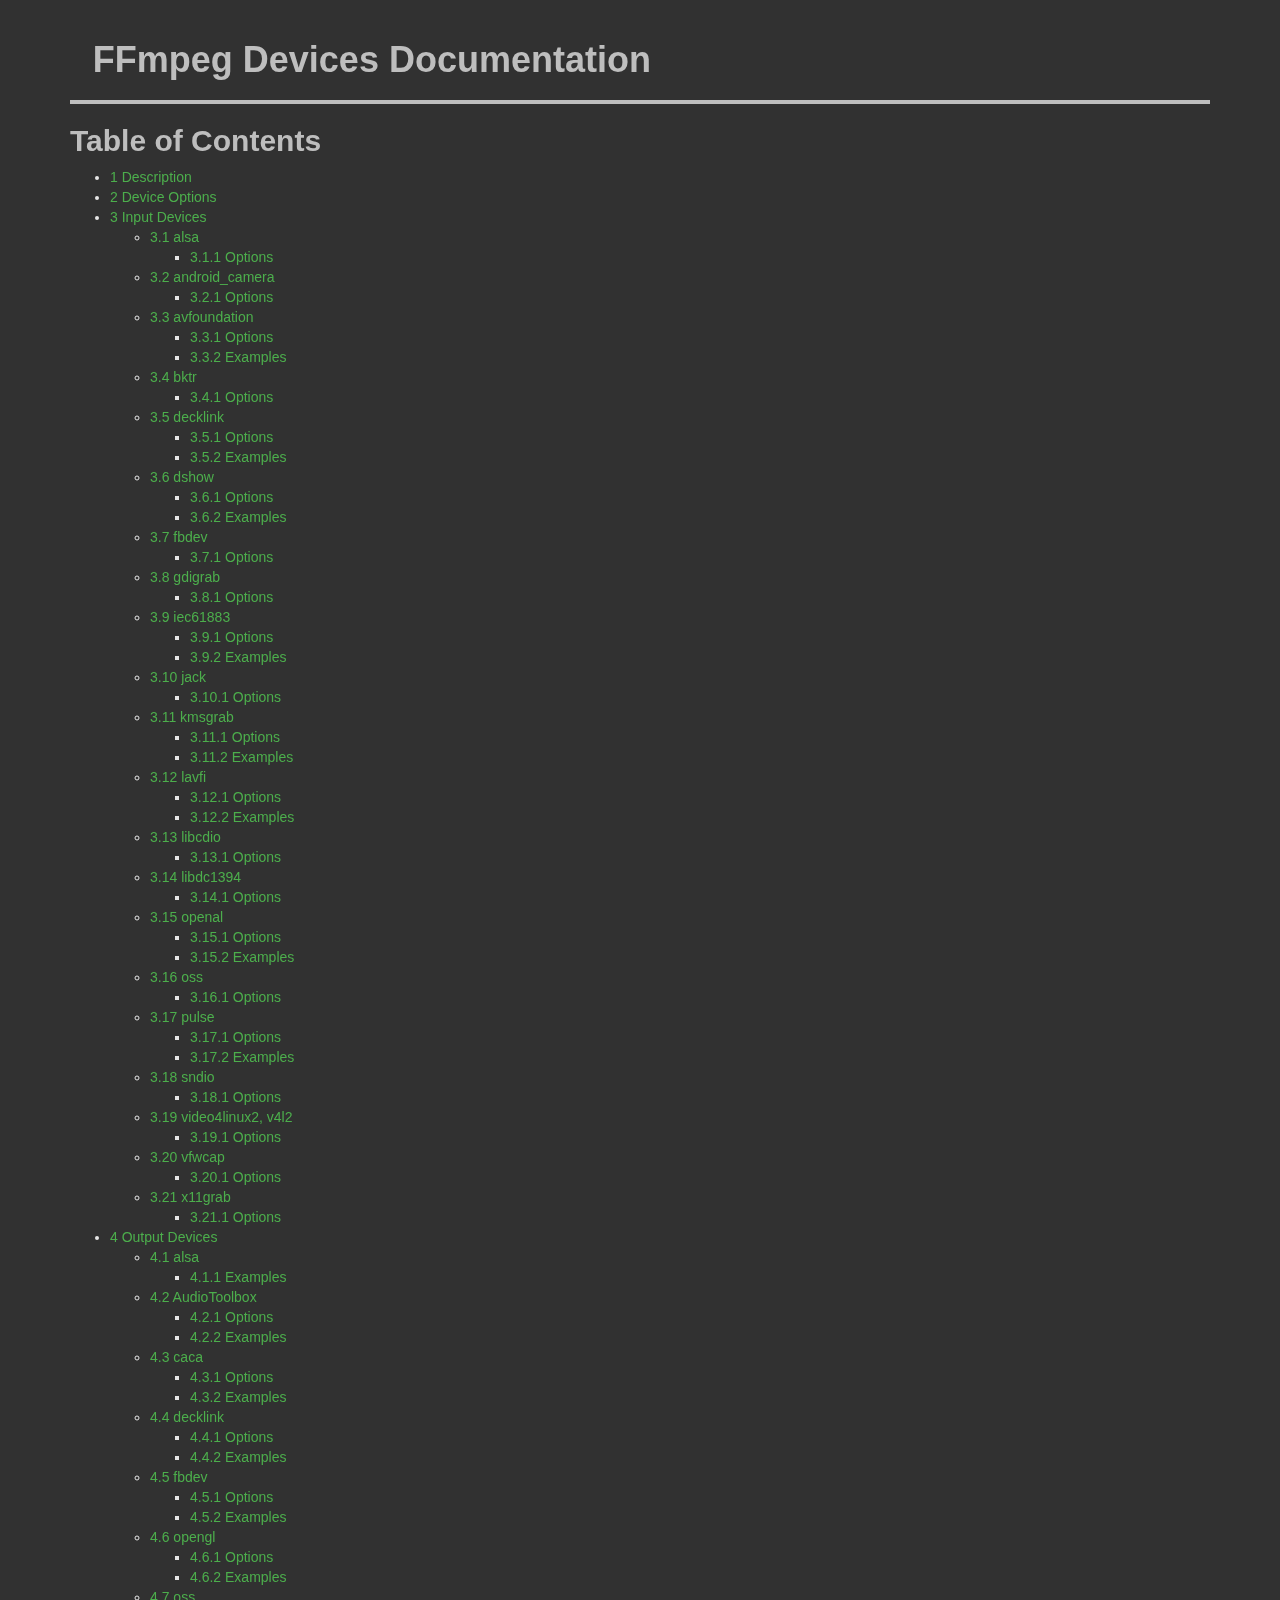
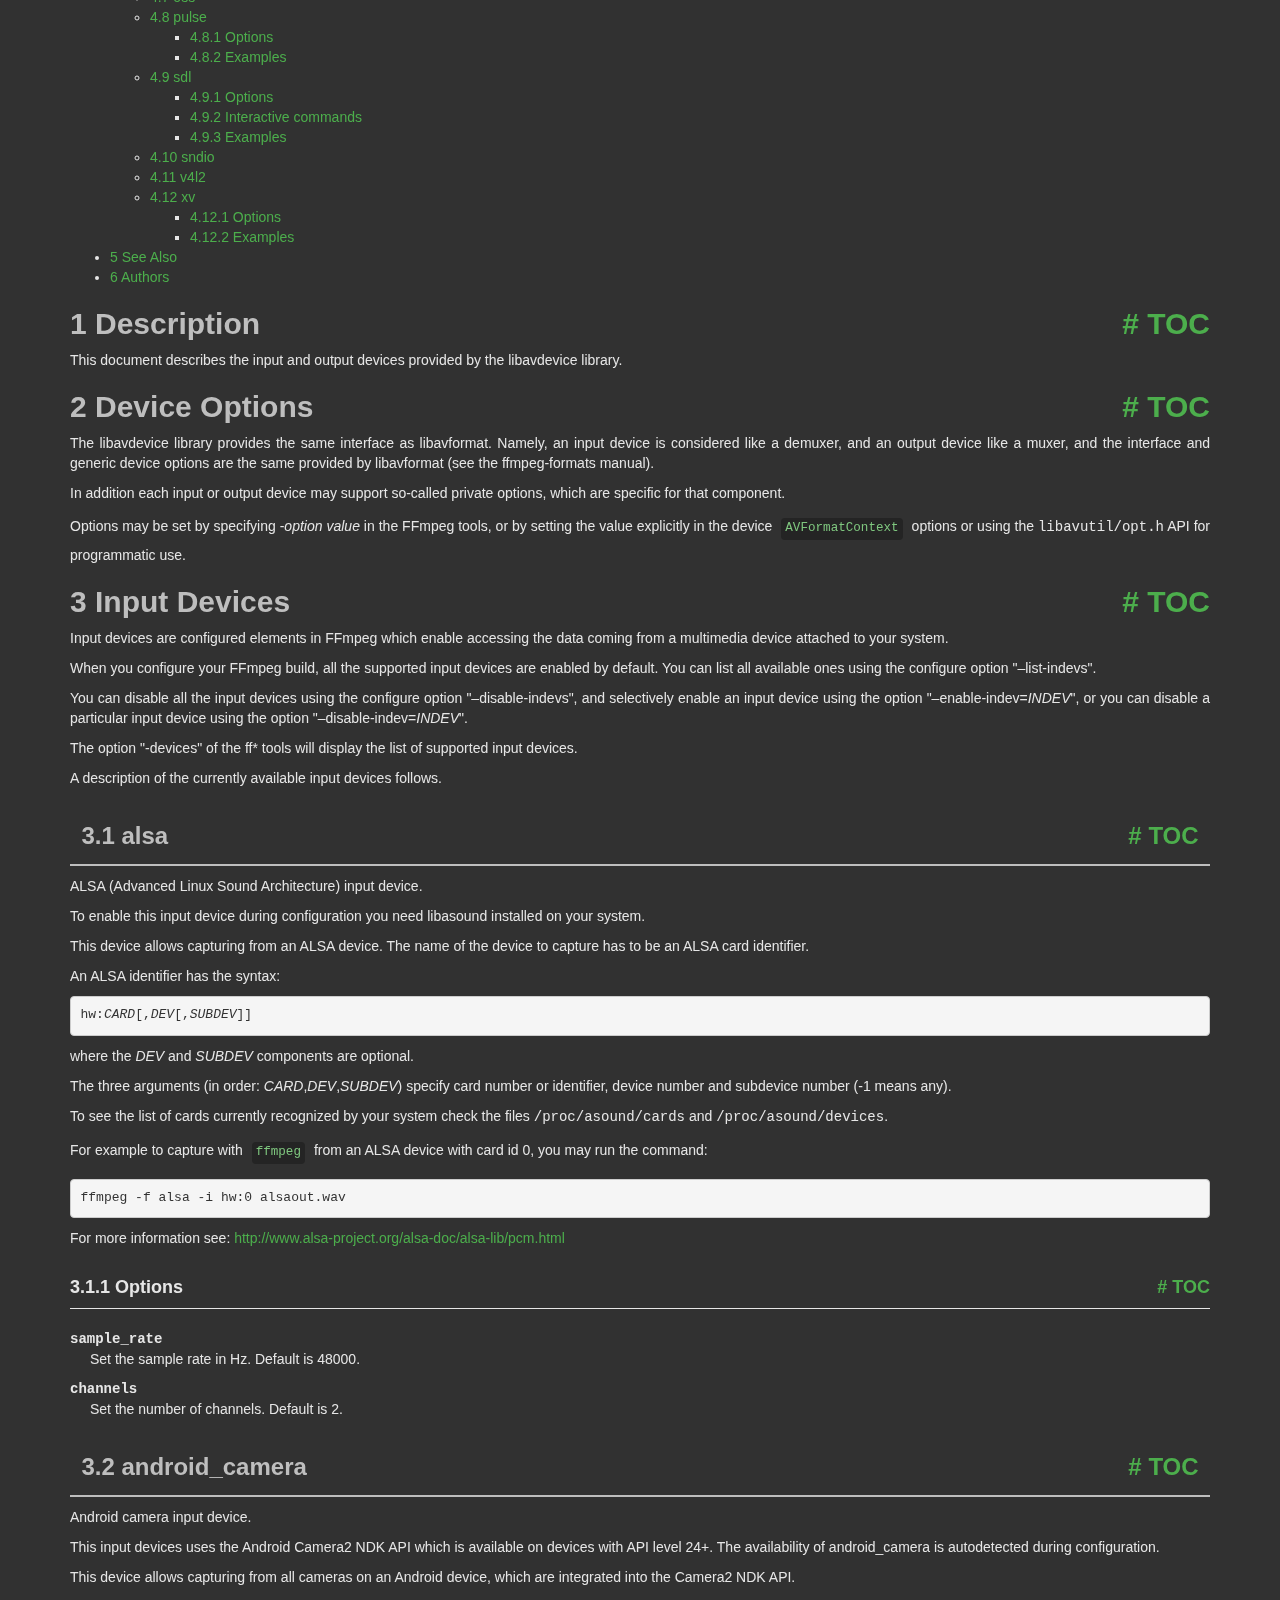
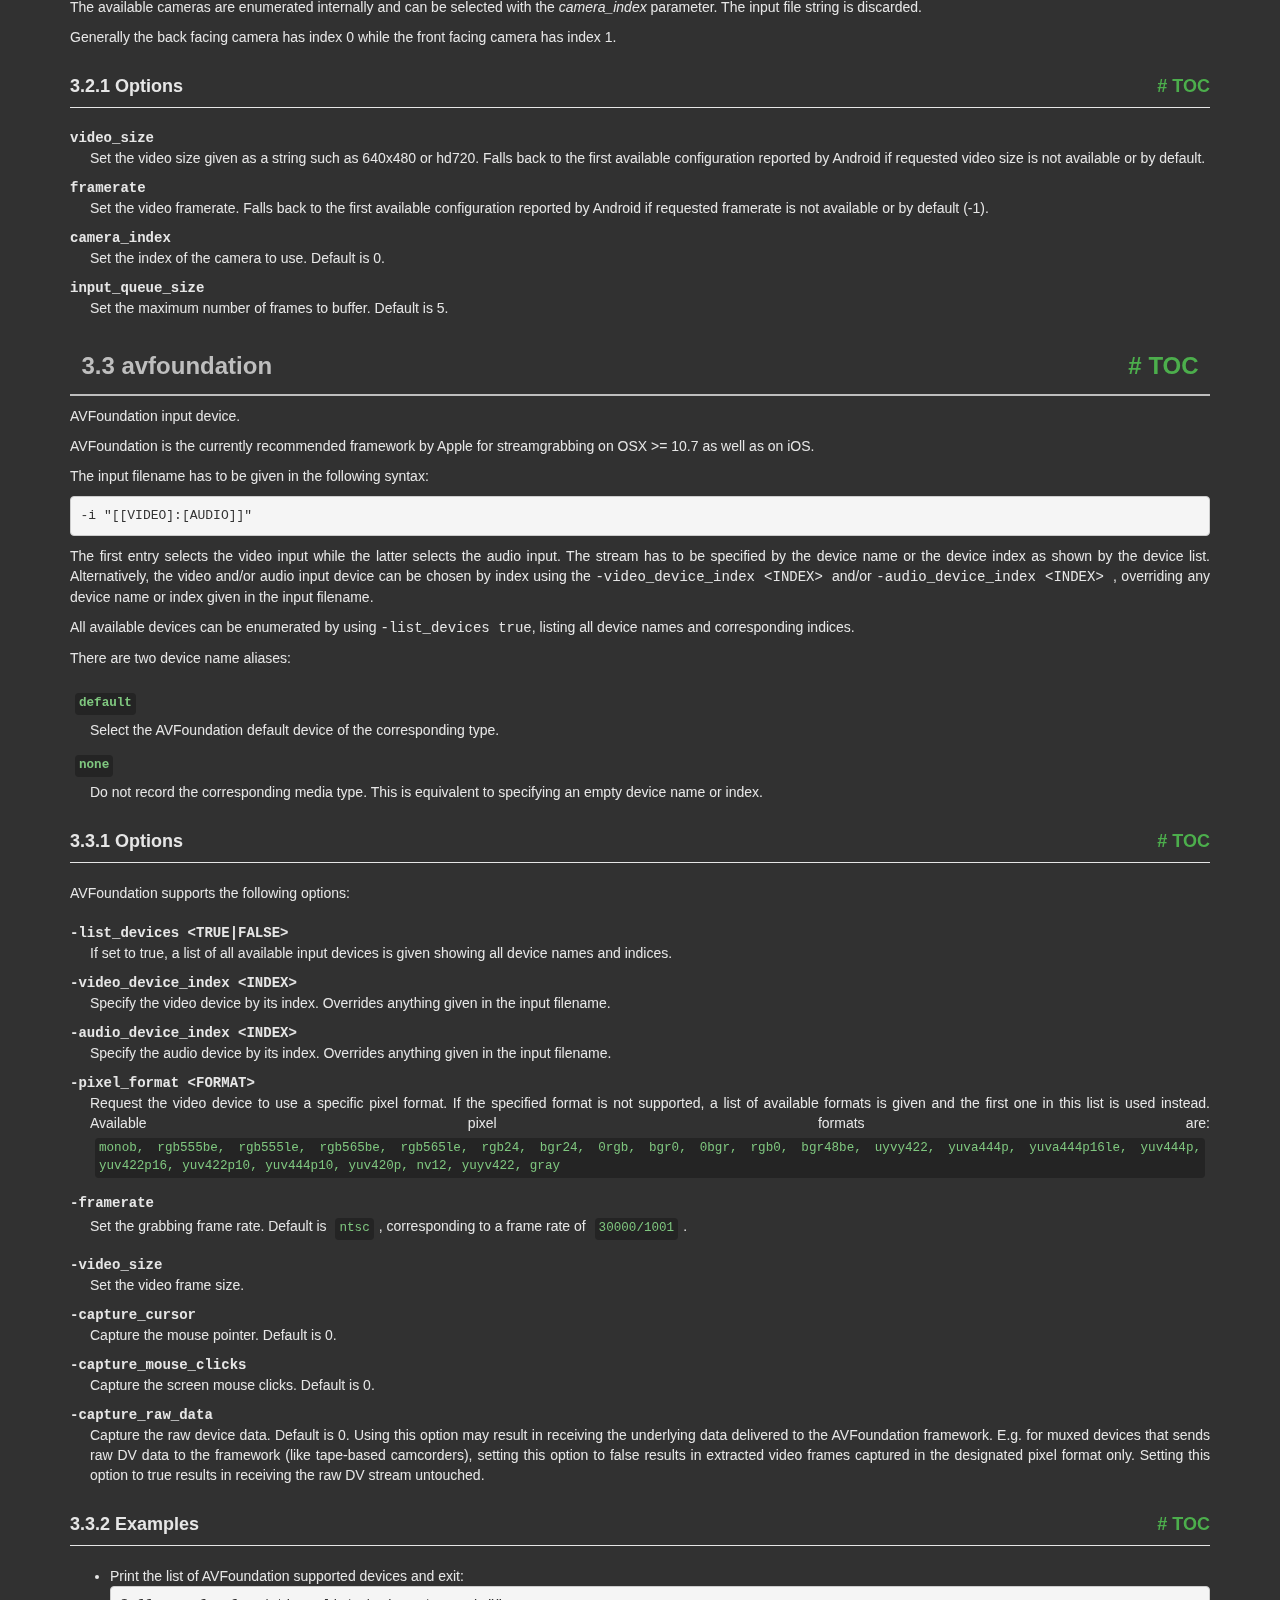
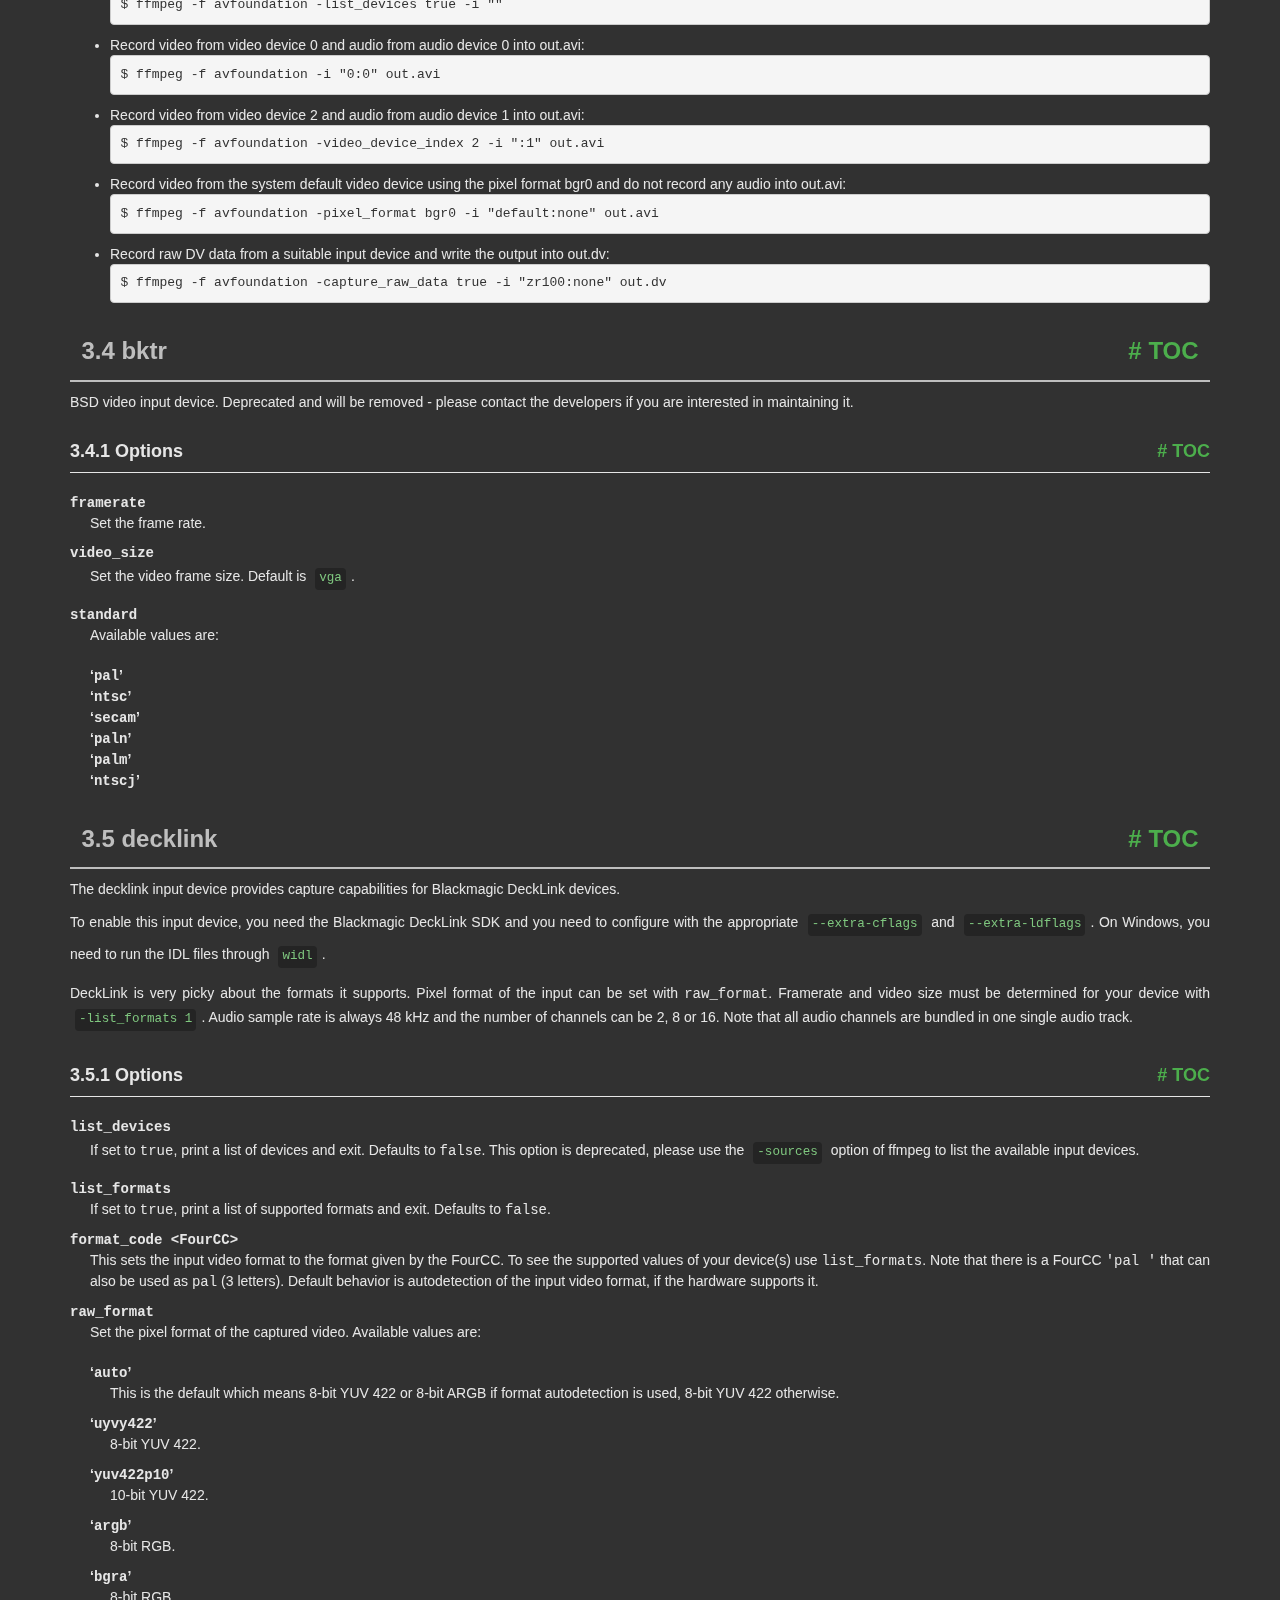
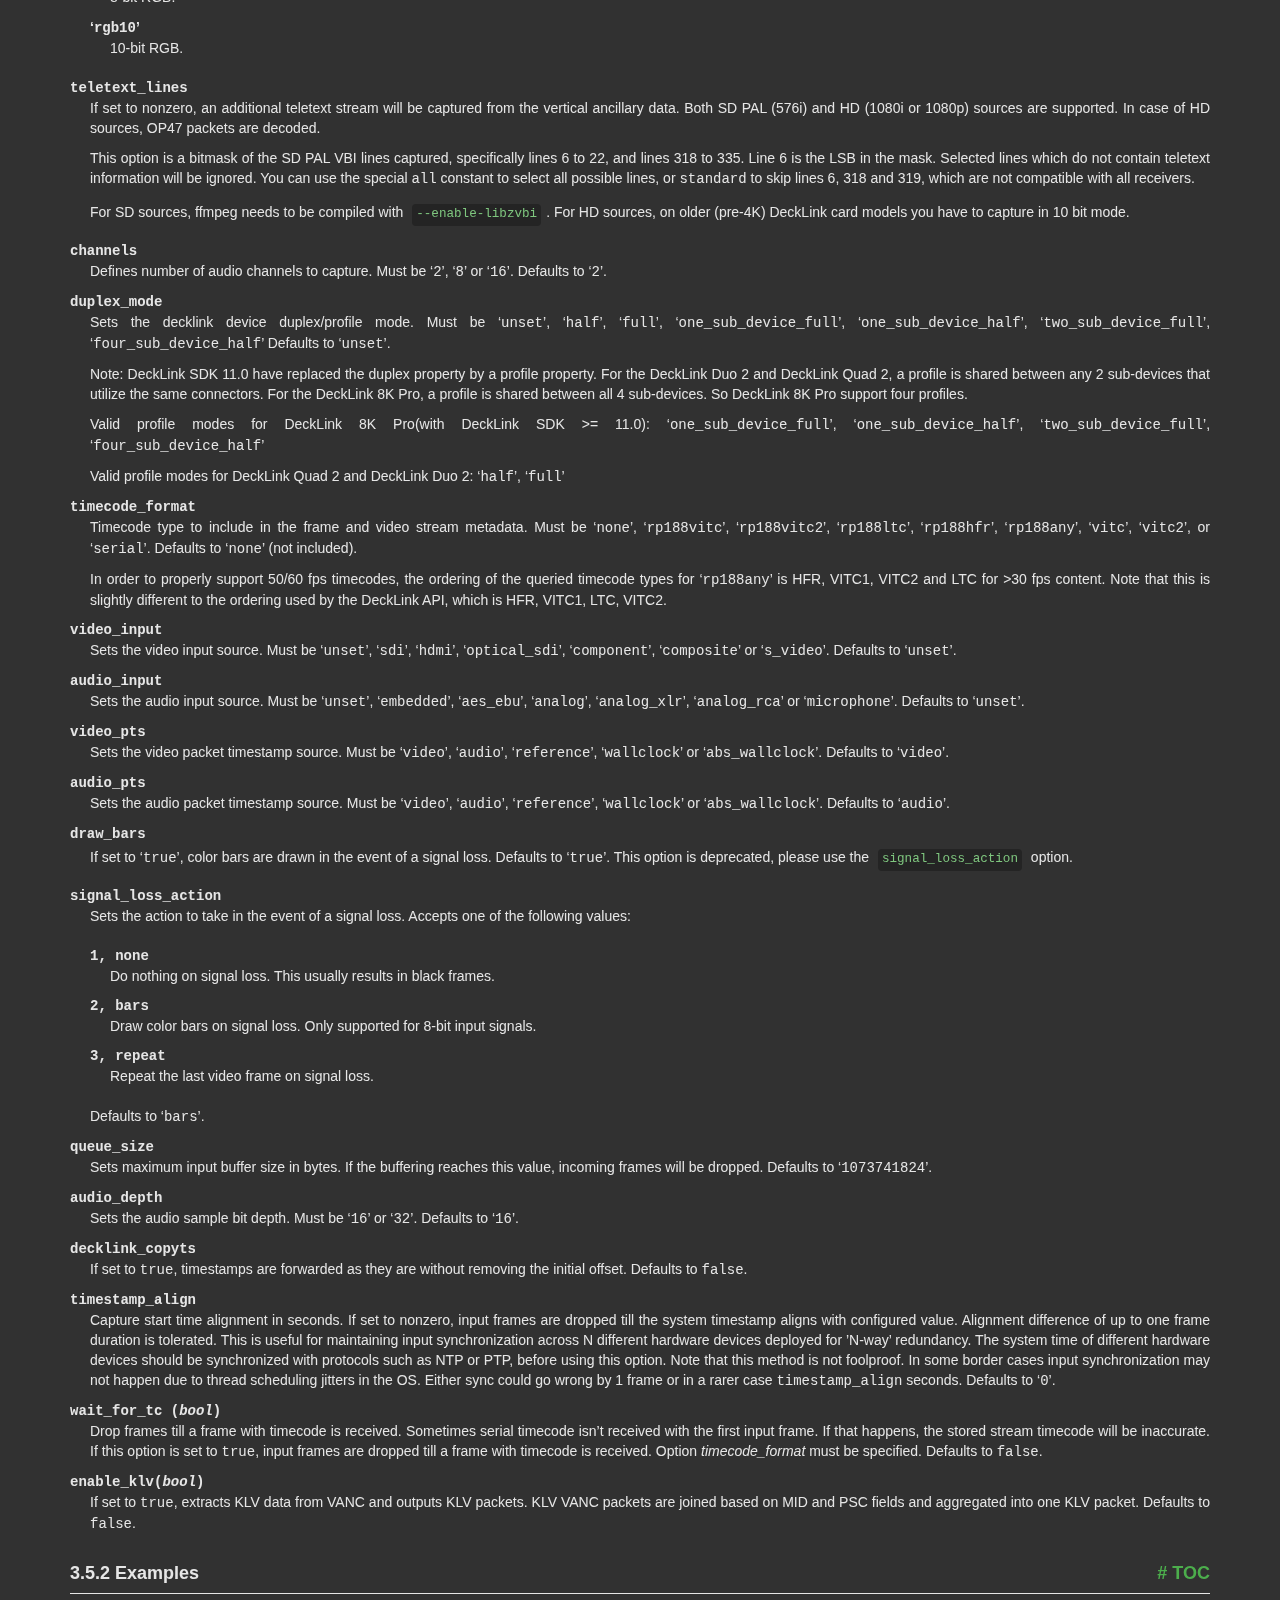
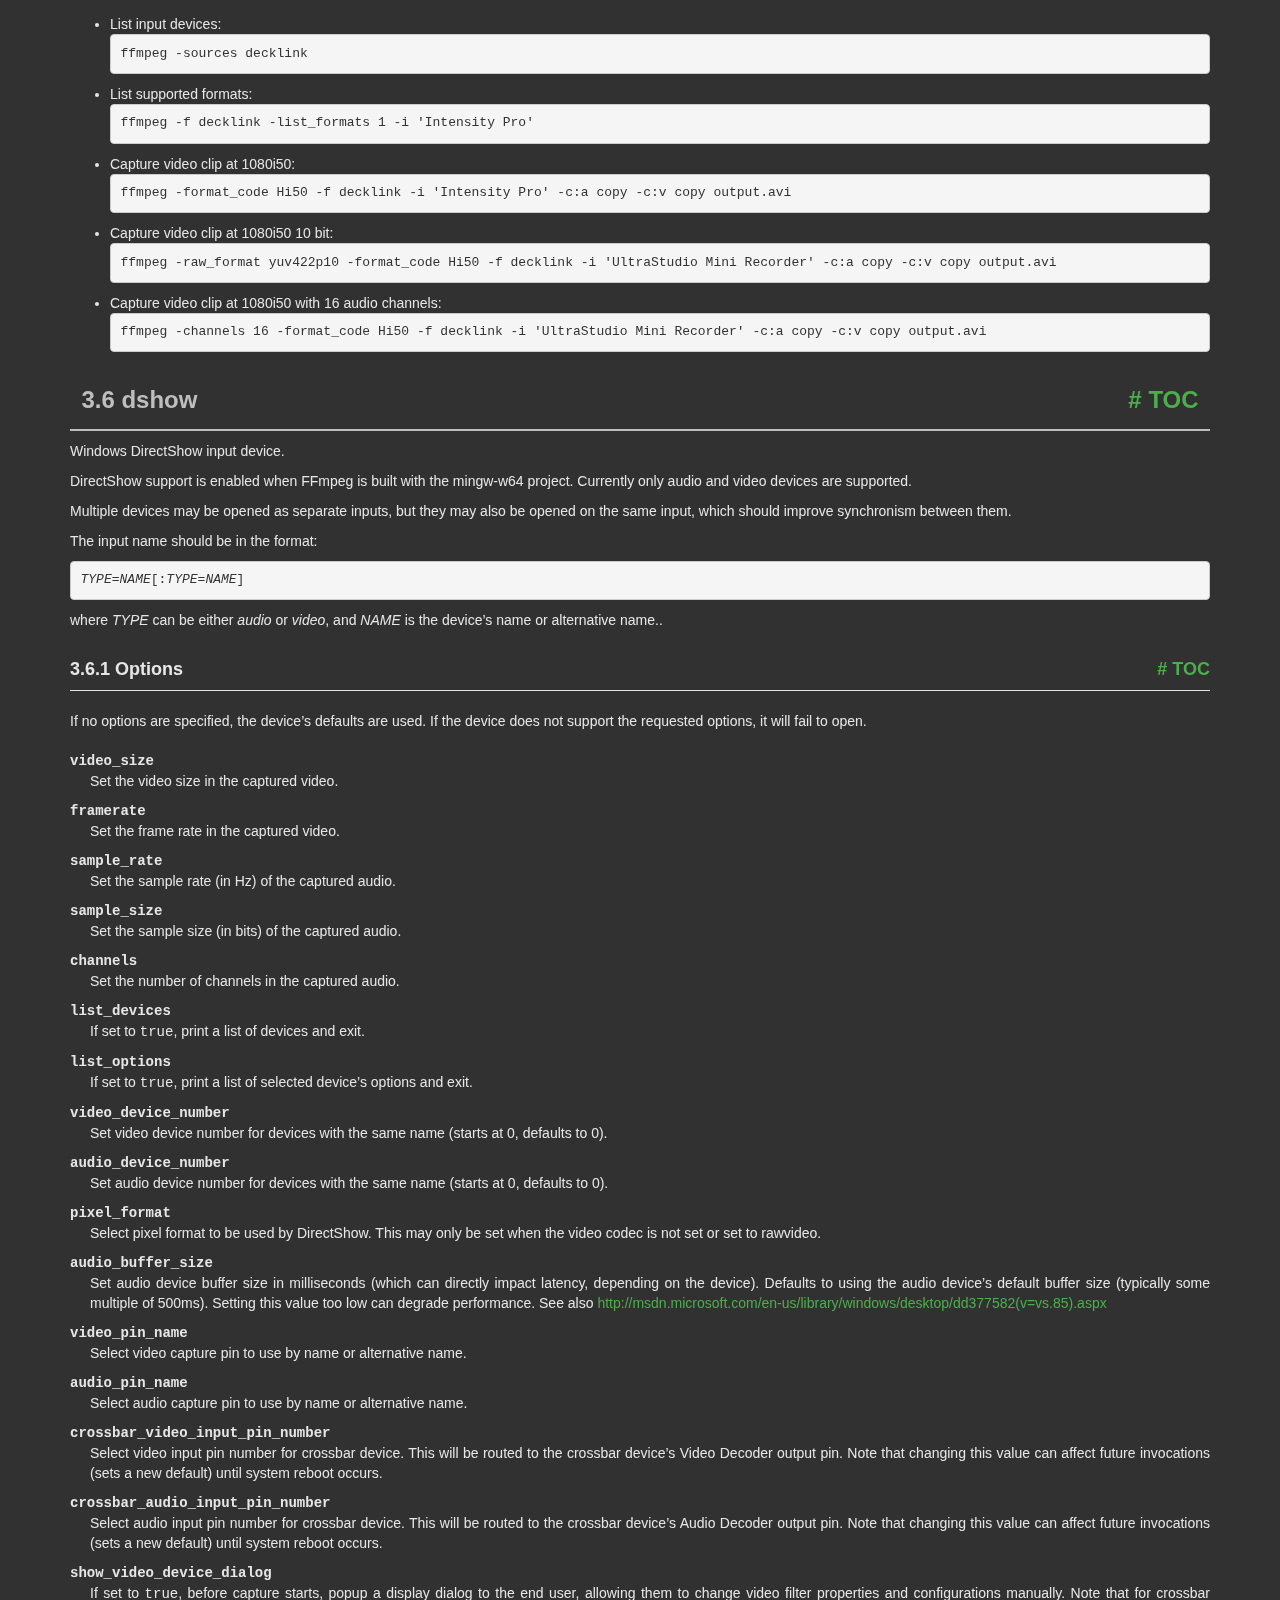
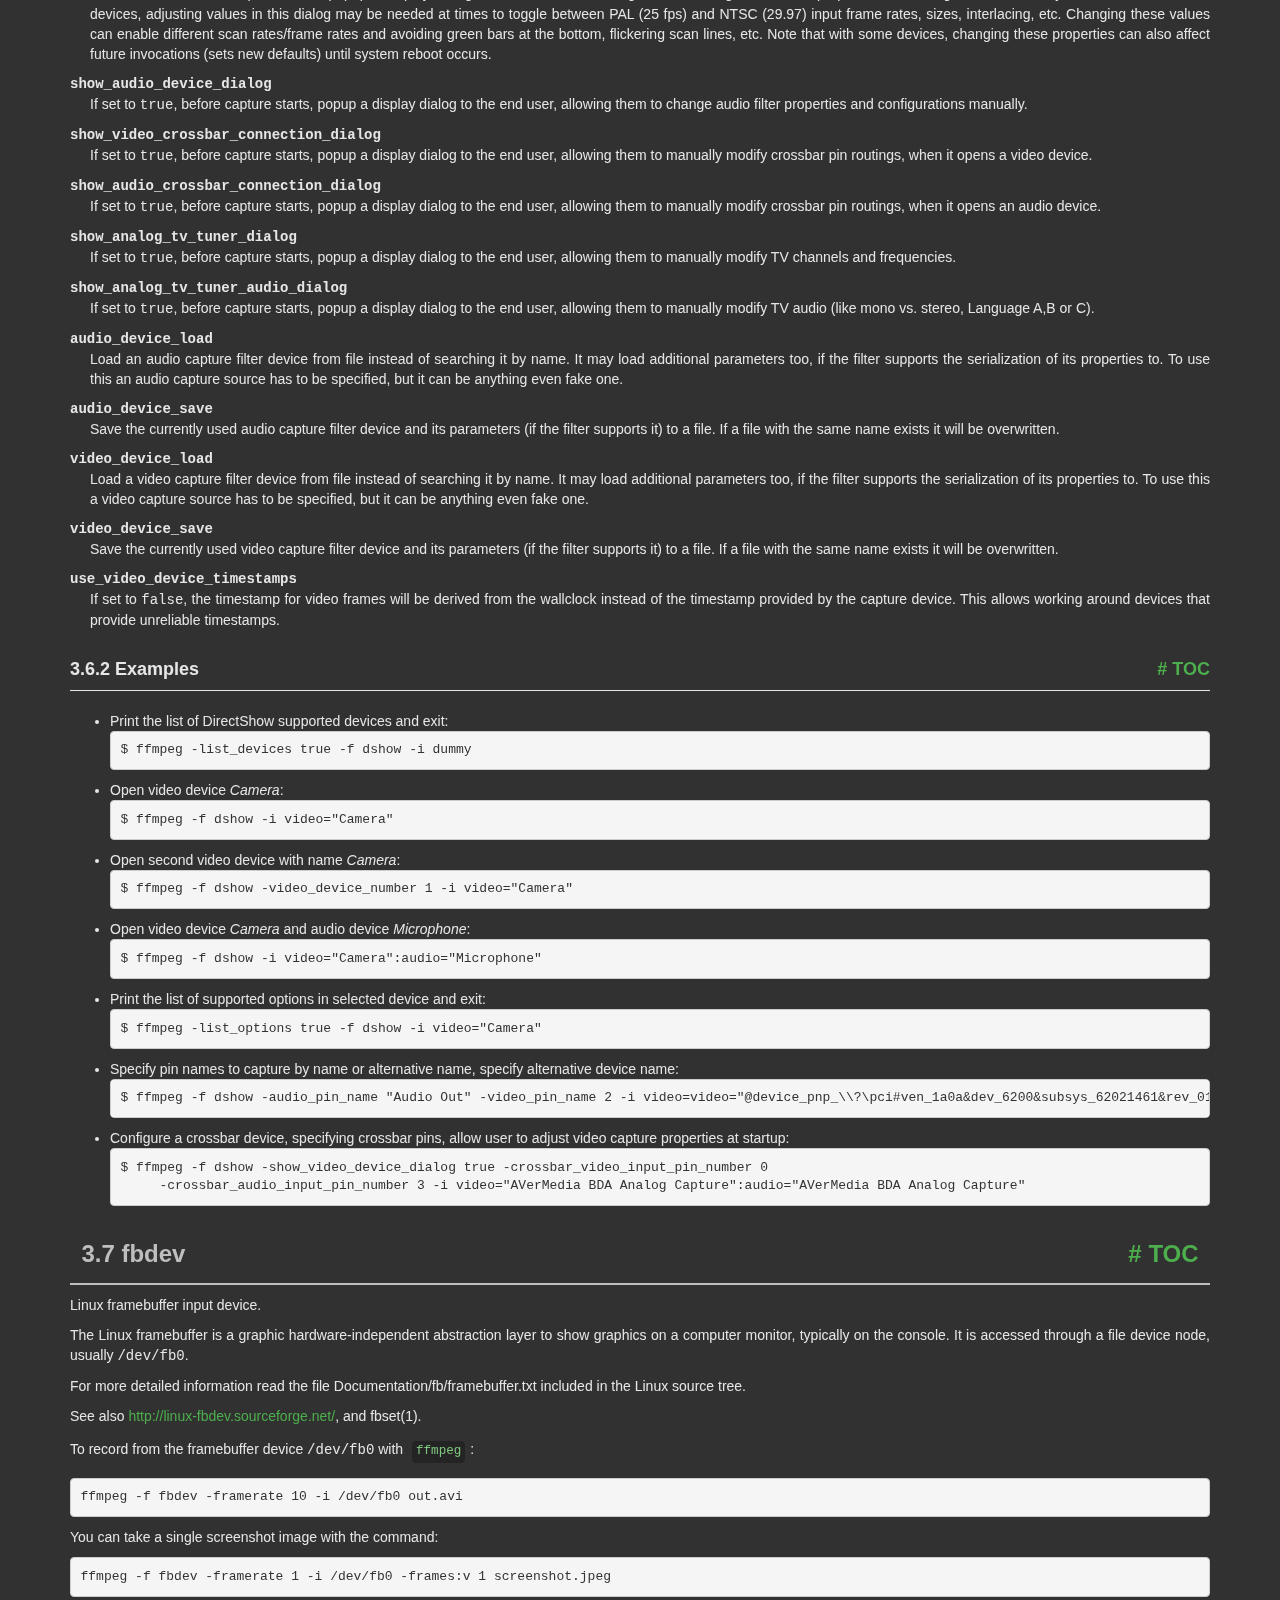
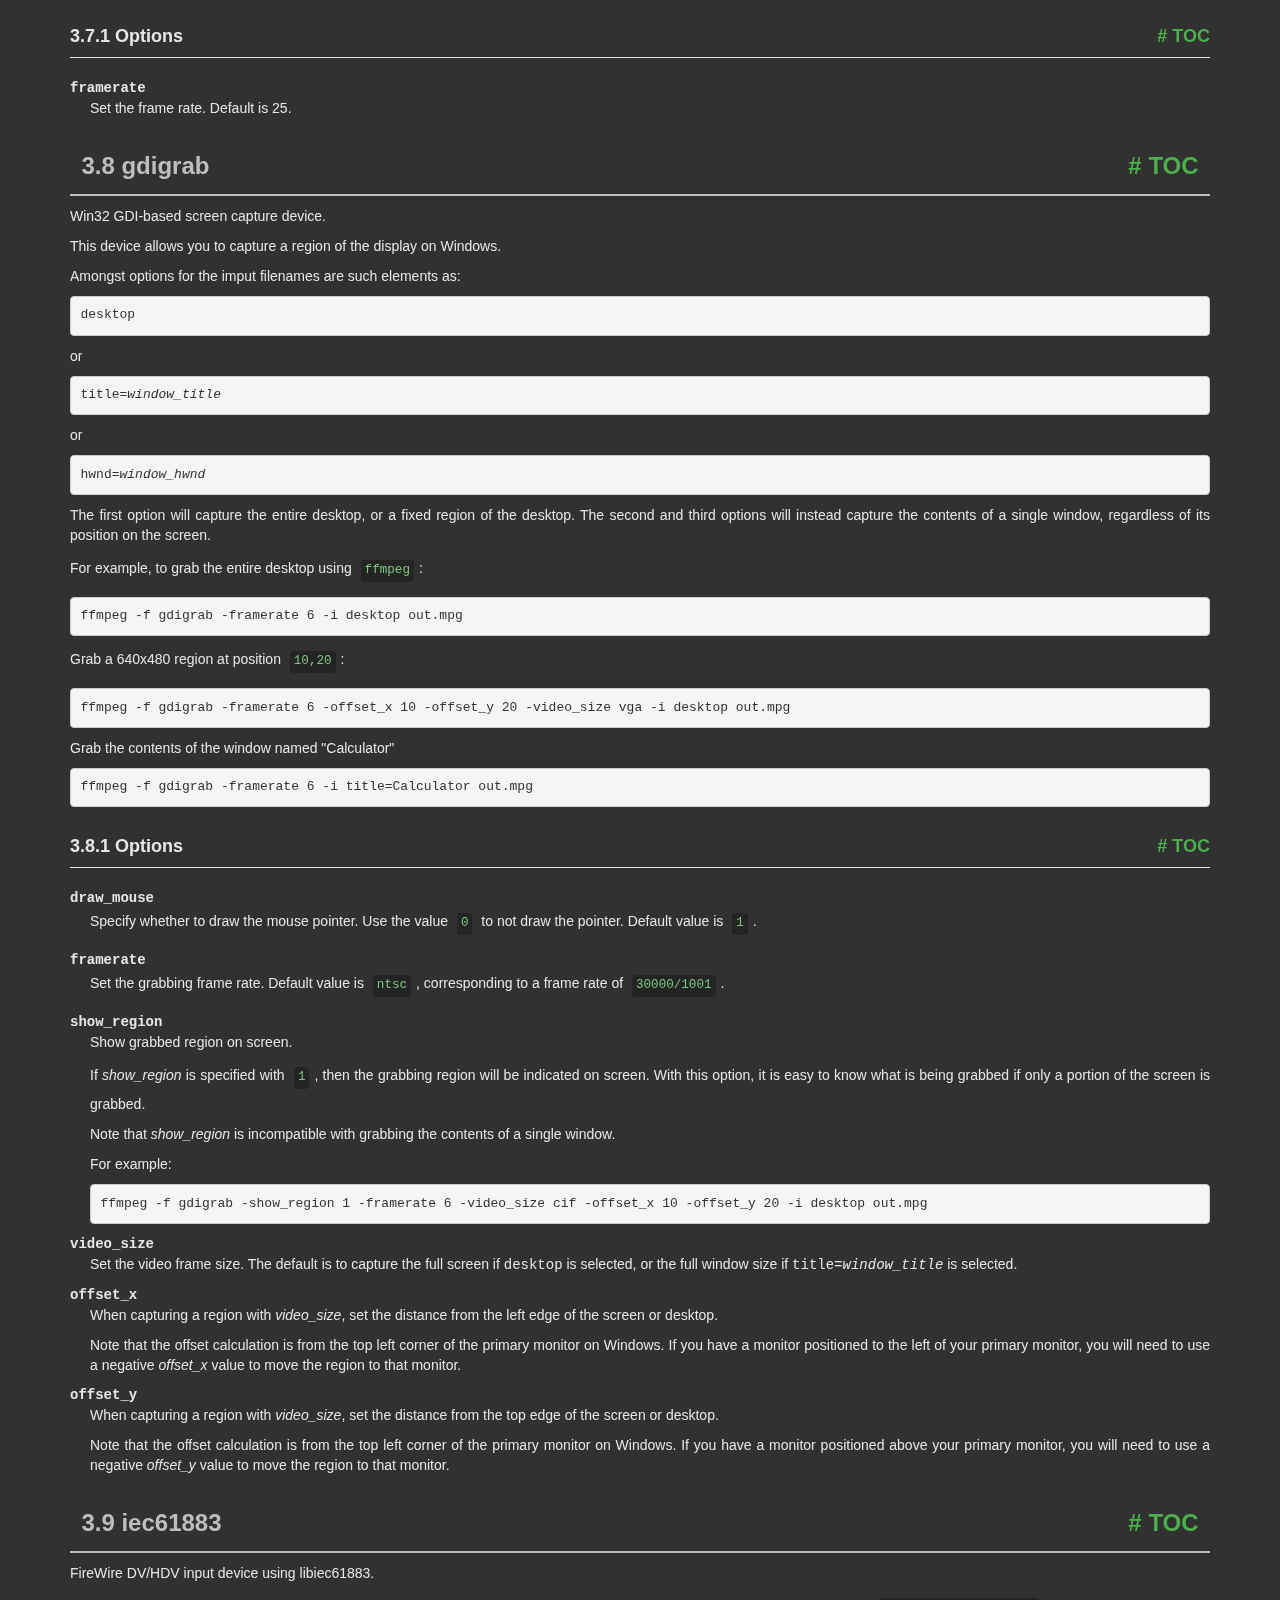
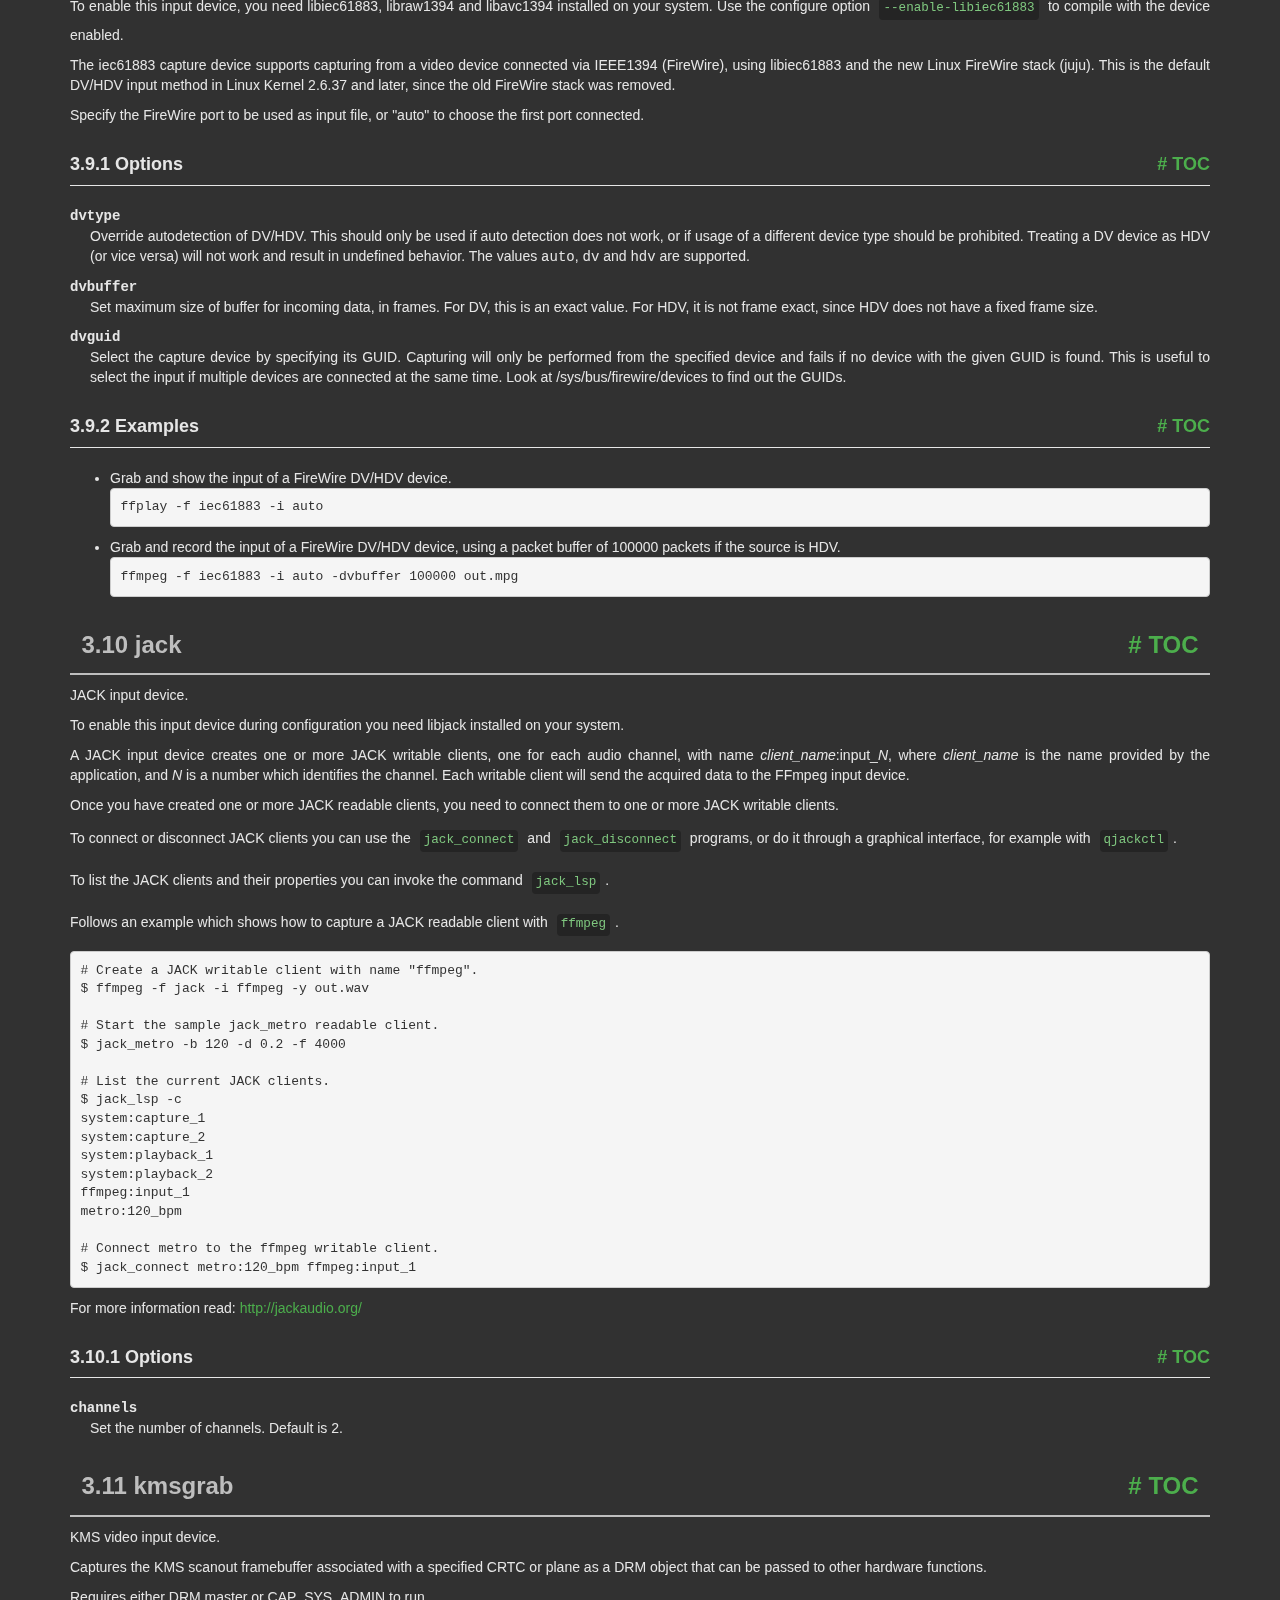
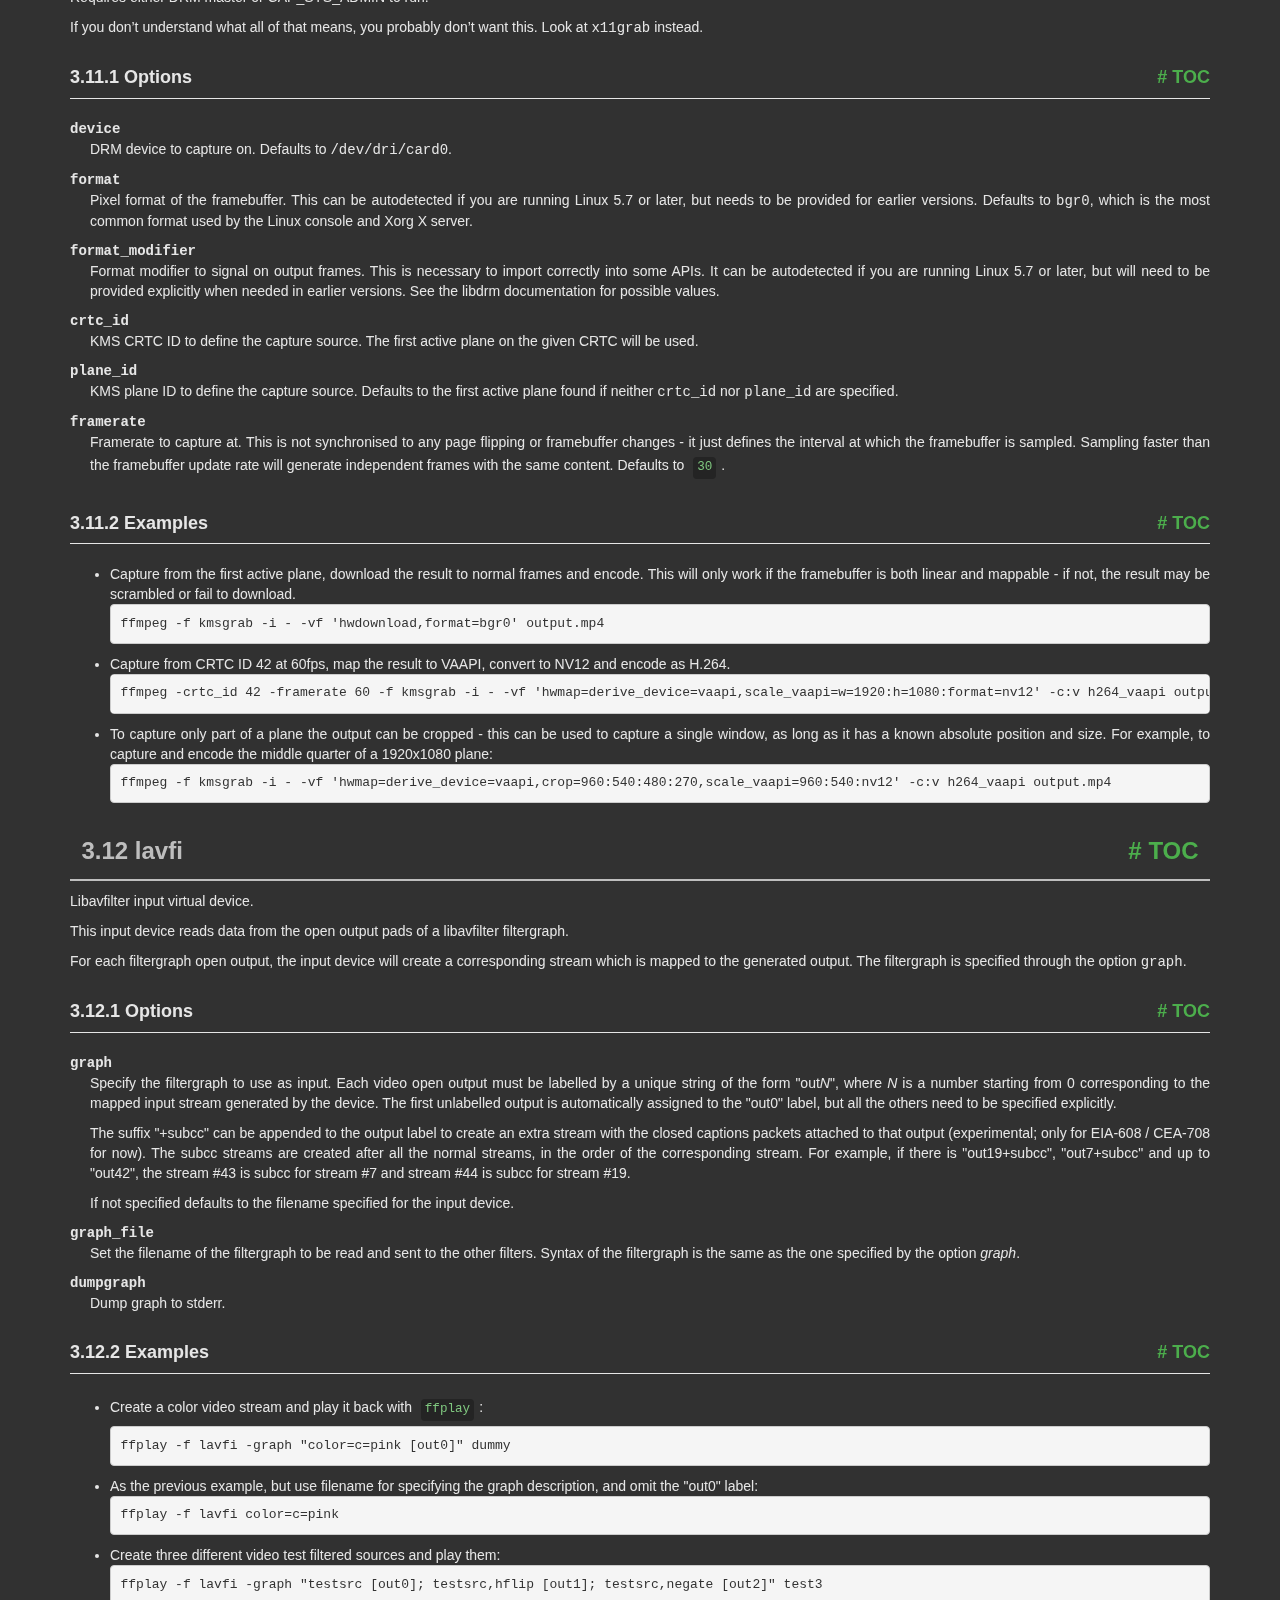
<file: ffmpeg/ffmpeg-7.1.1-essentials_build/doc/ffmpeg-devices.html>
<!DOCTYPE html PUBLIC "-//W3C//DTD HTML 4.01 Transitional//EN" "http://www.w3.org/TR/html4/loose.dtd">
<html>
<!-- Created by , GNU Texinfo 7.1.1 -->
  <head>
    <meta charset="utf-8">
    <title>
      FFmpeg Devices Documentation
    </title>
    <meta name="viewport" content="width=device-width,initial-scale=1.0">
    <link rel="stylesheet" type="text/css" href="bootstrap.min.css">
    <link rel="stylesheet" type="text/css" href="style.min.css">
  </head>
  <body>
    <div class="container">
      <h1>
      FFmpeg Devices Documentation
      </h1>


<a name="SEC_Top"></a>

<div class="element-contents" id="SEC_Contents">
<h2 class="contents-heading">Table of Contents</h2>

<div class="contents">

<ul class="toc-numbered-mark">
  <li><a id="toc-Description" href="#Description">1 Description</a></li>
  <li><a id="toc-Device-Options" href="#Device-Options">2 Device Options</a></li>
  <li><a id="toc-Input-Devices" href="#Input-Devices">3 Input Devices</a>
  <ul class="toc-numbered-mark">
    <li><a id="toc-alsa" href="#alsa">3.1 alsa</a>
    <ul class="toc-numbered-mark">
      <li><a id="toc-Options" href="#Options">3.1.1 Options</a></li>
    </ul></li>
    <li><a id="toc-android_005fcamera" href="#android_005fcamera">3.2 android_camera</a>
    <ul class="toc-numbered-mark">
      <li><a id="toc-Options-1" href="#Options-1">3.2.1 Options</a></li>
    </ul></li>
    <li><a id="toc-avfoundation" href="#avfoundation">3.3 avfoundation</a>
    <ul class="toc-numbered-mark">
      <li><a id="toc-Options-2" href="#Options-2">3.3.1 Options</a></li>
      <li><a id="toc-Examples" href="#Examples">3.3.2 Examples</a></li>
    </ul></li>
    <li><a id="toc-bktr" href="#bktr">3.4 bktr</a>
    <ul class="toc-numbered-mark">
      <li><a id="toc-Options-3" href="#Options-3">3.4.1 Options</a></li>
    </ul></li>
    <li><a id="toc-decklink" href="#decklink">3.5 decklink</a>
    <ul class="toc-numbered-mark">
      <li><a id="toc-Options-4" href="#Options-4">3.5.1 Options</a></li>
      <li><a id="toc-Examples-1" href="#Examples-1">3.5.2 Examples</a></li>
    </ul></li>
    <li><a id="toc-dshow" href="#dshow">3.6 dshow</a>
    <ul class="toc-numbered-mark">
      <li><a id="toc-Options-5" href="#Options-5">3.6.1 Options</a></li>
      <li><a id="toc-Examples-2" href="#Examples-2">3.6.2 Examples</a></li>
    </ul></li>
    <li><a id="toc-fbdev" href="#fbdev">3.7 fbdev</a>
    <ul class="toc-numbered-mark">
      <li><a id="toc-Options-6" href="#Options-6">3.7.1 Options</a></li>
    </ul></li>
    <li><a id="toc-gdigrab" href="#gdigrab">3.8 gdigrab</a>
    <ul class="toc-numbered-mark">
      <li><a id="toc-Options-7" href="#Options-7">3.8.1 Options</a></li>
    </ul></li>
    <li><a id="toc-iec61883" href="#iec61883">3.9 iec61883</a>
    <ul class="toc-numbered-mark">
      <li><a id="toc-Options-8" href="#Options-8">3.9.1 Options</a></li>
      <li><a id="toc-Examples-3" href="#Examples-3">3.9.2 Examples</a></li>
    </ul></li>
    <li><a id="toc-jack" href="#jack">3.10 jack</a>
    <ul class="toc-numbered-mark">
      <li><a id="toc-Options-9" href="#Options-9">3.10.1 Options</a></li>
    </ul></li>
    <li><a id="toc-kmsgrab" href="#kmsgrab">3.11 kmsgrab</a>
    <ul class="toc-numbered-mark">
      <li><a id="toc-Options-10" href="#Options-10">3.11.1 Options</a></li>
      <li><a id="toc-Examples-4" href="#Examples-4">3.11.2 Examples</a></li>
    </ul></li>
    <li><a id="toc-lavfi" href="#lavfi">3.12 lavfi</a>
    <ul class="toc-numbered-mark">
      <li><a id="toc-Options-11" href="#Options-11">3.12.1 Options</a></li>
      <li><a id="toc-Examples-5" href="#Examples-5">3.12.2 Examples</a></li>
    </ul></li>
    <li><a id="toc-libcdio" href="#libcdio">3.13 libcdio</a>
    <ul class="toc-numbered-mark">
      <li><a id="toc-Options-12" href="#Options-12">3.13.1 Options</a></li>
    </ul></li>
    <li><a id="toc-libdc1394" href="#libdc1394">3.14 libdc1394</a>
    <ul class="toc-numbered-mark">
      <li><a id="toc-Options-13" href="#Options-13">3.14.1 Options</a></li>
    </ul></li>
    <li><a id="toc-openal" href="#openal">3.15 openal</a>
    <ul class="toc-numbered-mark">
      <li><a id="toc-Options-14" href="#Options-14">3.15.1 Options</a></li>
      <li><a id="toc-Examples-6" href="#Examples-6">3.15.2 Examples</a></li>
    </ul></li>
    <li><a id="toc-oss" href="#oss">3.16 oss</a>
    <ul class="toc-numbered-mark">
      <li><a id="toc-Options-15" href="#Options-15">3.16.1 Options</a></li>
    </ul></li>
    <li><a id="toc-pulse" href="#pulse">3.17 pulse</a>
    <ul class="toc-numbered-mark">
      <li><a id="toc-Options-16" href="#Options-16">3.17.1 Options</a></li>
      <li><a id="toc-Examples-7" href="#Examples-7">3.17.2 Examples</a></li>
    </ul></li>
    <li><a id="toc-sndio" href="#sndio">3.18 sndio</a>
    <ul class="toc-numbered-mark">
      <li><a id="toc-Options-17" href="#Options-17">3.18.1 Options</a></li>
    </ul></li>
    <li><a id="toc-video4linux2_002c-v4l2" href="#video4linux2_002c-v4l2">3.19 video4linux2, v4l2</a>
    <ul class="toc-numbered-mark">
      <li><a id="toc-Options-18" href="#Options-18">3.19.1 Options</a></li>
    </ul></li>
    <li><a id="toc-vfwcap" href="#vfwcap">3.20 vfwcap</a>
    <ul class="toc-numbered-mark">
      <li><a id="toc-Options-19" href="#Options-19">3.20.1 Options</a></li>
    </ul></li>
    <li><a id="toc-x11grab" href="#x11grab">3.21 x11grab</a>
    <ul class="toc-numbered-mark">
      <li><a id="toc-Options-20" href="#Options-20">3.21.1 Options</a></li>
    </ul></li>
  </ul></li>
  <li><a id="toc-Output-Devices" href="#Output-Devices">4 Output Devices</a>
  <ul class="toc-numbered-mark">
    <li><a id="toc-alsa-1" href="#alsa-1">4.1 alsa</a>
    <ul class="toc-numbered-mark">
      <li><a id="toc-Examples-8" href="#Examples-8">4.1.1 Examples</a></li>
    </ul></li>
    <li><a id="toc-AudioToolbox" href="#AudioToolbox">4.2 AudioToolbox</a>
    <ul class="toc-numbered-mark">
      <li><a id="toc-Options-21" href="#Options-21">4.2.1 Options</a></li>
      <li><a id="toc-Examples-9" href="#Examples-9">4.2.2 Examples</a></li>
    </ul></li>
    <li><a id="toc-caca" href="#caca">4.3 caca</a>
    <ul class="toc-numbered-mark">
      <li><a id="toc-Options-22" href="#Options-22">4.3.1 Options</a></li>
      <li><a id="toc-Examples-10" href="#Examples-10">4.3.2 Examples</a></li>
    </ul></li>
    <li><a id="toc-decklink-1" href="#decklink-1">4.4 decklink</a>
    <ul class="toc-numbered-mark">
      <li><a id="toc-Options-23" href="#Options-23">4.4.1 Options</a></li>
      <li><a id="toc-Examples-11" href="#Examples-11">4.4.2 Examples</a></li>
    </ul></li>
    <li><a id="toc-fbdev-1" href="#fbdev-1">4.5 fbdev</a>
    <ul class="toc-numbered-mark">
      <li><a id="toc-Options-24" href="#Options-24">4.5.1 Options</a></li>
      <li><a id="toc-Examples-12" href="#Examples-12">4.5.2 Examples</a></li>
    </ul></li>
    <li><a id="toc-opengl" href="#opengl">4.6 opengl</a>
    <ul class="toc-numbered-mark">
      <li><a id="toc-Options-25" href="#Options-25">4.6.1 Options</a></li>
      <li><a id="toc-Examples-13" href="#Examples-13">4.6.2 Examples</a></li>
    </ul></li>
    <li><a id="toc-oss-1" href="#oss-1">4.7 oss</a></li>
    <li><a id="toc-pulse-1" href="#pulse-1">4.8 pulse</a>
    <ul class="toc-numbered-mark">
      <li><a id="toc-Options-26" href="#Options-26">4.8.1 Options</a></li>
      <li><a id="toc-Examples-14" href="#Examples-14">4.8.2 Examples</a></li>
    </ul></li>
    <li><a id="toc-sdl" href="#sdl">4.9 sdl</a>
    <ul class="toc-numbered-mark">
      <li><a id="toc-Options-27" href="#Options-27">4.9.1 Options</a></li>
      <li><a id="toc-Interactive-commands" href="#Interactive-commands">4.9.2 Interactive commands</a></li>
      <li><a id="toc-Examples-15" href="#Examples-15">4.9.3 Examples</a></li>
    </ul></li>
    <li><a id="toc-sndio-1" href="#sndio-1">4.10 sndio</a></li>
    <li><a id="toc-v4l2" href="#v4l2">4.11 v4l2</a></li>
    <li><a id="toc-xv" href="#xv">4.12 xv</a>
    <ul class="toc-numbered-mark">
      <li><a id="toc-Options-28" href="#Options-28">4.12.1 Options</a></li>
      <li><a id="toc-Examples-16" href="#Examples-16">4.12.2 Examples</a></li>
    </ul></li>
  </ul></li>
  <li><a id="toc-See-Also" href="#See-Also">5 See Also</a></li>
  <li><a id="toc-Authors" href="#Authors">6 Authors</a></li>
</ul>
</div>
</div>

<a name="Description"></a>
<h2 class="chapter">1 Description<span class="pull-right"><a class="anchor hidden-xs" href="#Description" aria-hidden="true">#</a> <a class="anchor hidden-xs"href="#toc-Description" aria-hidden="true">TOC</a></span></h2>

<p>This document describes the input and output devices provided by the
libavdevice library.
</p>

<a name="Device-Options"></a>
<h2 class="chapter">2 Device Options<span class="pull-right"><a class="anchor hidden-xs" href="#Device-Options" aria-hidden="true">#</a> <a class="anchor hidden-xs"href="#toc-Device-Options" aria-hidden="true">TOC</a></span></h2>

<p>The libavdevice library provides the same interface as
libavformat. Namely, an input device is considered like a demuxer, and
an output device like a muxer, and the interface and generic device
options are the same provided by libavformat (see the ffmpeg-formats
manual).
</p>
<p>In addition each input or output device may support so-called private
options, which are specific for that component.
</p>
<p>Options may be set by specifying -<var class="var">option</var> <var class="var">value</var> in the
FFmpeg tools, or by setting the value explicitly in the device
<code class="code">AVFormatContext</code> options or using the <samp class="file">libavutil/opt.h</samp> API
for programmatic use.
</p>

<a name="Input-Devices"></a>
<h2 class="chapter">3 Input Devices<span class="pull-right"><a class="anchor hidden-xs" href="#Input-Devices" aria-hidden="true">#</a> <a class="anchor hidden-xs"href="#toc-Input-Devices" aria-hidden="true">TOC</a></span></h2>

<p>Input devices are configured elements in FFmpeg which enable accessing
the data coming from a multimedia device attached to your system.
</p>
<p>When you configure your FFmpeg build, all the supported input devices
are enabled by default. You can list all available ones using the
configure option &quot;&ndash;list-indevs&quot;.
</p>
<p>You can disable all the input devices using the configure option
&quot;&ndash;disable-indevs&quot;, and selectively enable an input device using the
option &quot;&ndash;enable-indev=<var class="var">INDEV</var>&quot;, or you can disable a particular
input device using the option &quot;&ndash;disable-indev=<var class="var">INDEV</var>&quot;.
</p>
<p>The option &quot;-devices&quot; of the ff* tools will display the list of
supported input devices.
</p>
<p>A description of the currently available input devices follows.
</p>
<a name="alsa"></a>
<h3 class="section">3.1 alsa<span class="pull-right"><a class="anchor hidden-xs" href="#alsa" aria-hidden="true">#</a> <a class="anchor hidden-xs"href="#toc-alsa" aria-hidden="true">TOC</a></span></h3>

<p>ALSA (Advanced Linux Sound Architecture) input device.
</p>
<p>To enable this input device during configuration you need libasound
installed on your system.
</p>
<p>This device allows capturing from an ALSA device. The name of the
device to capture has to be an ALSA card identifier.
</p>
<p>An ALSA identifier has the syntax:
</p><div class="example">
<pre class="example-preformatted">hw:<var class="var">CARD</var>[,<var class="var">DEV</var>[,<var class="var">SUBDEV</var>]]
</pre></div>

<p>where the <var class="var">DEV</var> and <var class="var">SUBDEV</var> components are optional.
</p>
<p>The three arguments (in order: <var class="var">CARD</var>,<var class="var">DEV</var>,<var class="var">SUBDEV</var>)
specify card number or identifier, device number and subdevice number
(-1 means any).
</p>
<p>To see the list of cards currently recognized by your system check the
files <samp class="file">/proc/asound/cards</samp> and <samp class="file">/proc/asound/devices</samp>.
</p>
<p>For example to capture with <code class="command">ffmpeg</code> from an ALSA device with
card id 0, you may run the command:
</p><div class="example">
<pre class="example-preformatted">ffmpeg -f alsa -i hw:0 alsaout.wav
</pre></div>

<p>For more information see:
<a class="url" href="http://www.alsa-project.org/alsa-doc/alsa-lib/pcm.html">http://www.alsa-project.org/alsa-doc/alsa-lib/pcm.html</a>
</p>
<a name="Options"></a>
<h4 class="subsection">3.1.1 Options<span class="pull-right"><a class="anchor hidden-xs" href="#Options" aria-hidden="true">#</a> <a class="anchor hidden-xs"href="#toc-Options" aria-hidden="true">TOC</a></span></h4>

<dl class="table">
<dt><samp class="option">sample_rate</samp></dt>
<dd><p>Set the sample rate in Hz. Default is 48000.
</p>
</dd>
<dt><samp class="option">channels</samp></dt>
<dd><p>Set the number of channels. Default is 2.
</p>
</dd>
</dl>

<a name="android_005fcamera"></a>
<h3 class="section">3.2 android_camera<span class="pull-right"><a class="anchor hidden-xs" href="#android_005fcamera" aria-hidden="true">#</a> <a class="anchor hidden-xs"href="#toc-android_005fcamera" aria-hidden="true">TOC</a></span></h3>

<p>Android camera input device.
</p>
<p>This input devices uses the Android Camera2 NDK API which is
available on devices with API level 24+. The availability of
android_camera is autodetected during configuration.
</p>
<p>This device allows capturing from all cameras on an Android device,
which are integrated into the Camera2 NDK API.
</p>
<p>The available cameras are enumerated internally and can be selected
with the <var class="var">camera_index</var> parameter. The input file string is
discarded.
</p>
<p>Generally the back facing camera has index 0 while the front facing
camera has index 1.
</p>
<a name="Options-1"></a>
<h4 class="subsection">3.2.1 Options<span class="pull-right"><a class="anchor hidden-xs" href="#Options-1" aria-hidden="true">#</a> <a class="anchor hidden-xs"href="#toc-Options-1" aria-hidden="true">TOC</a></span></h4>

<dl class="table">
<dt><samp class="option">video_size</samp></dt>
<dd><p>Set the video size given as a string such as 640x480 or hd720.
Falls back to the first available configuration reported by
Android if requested video size is not available or by default.
</p>
</dd>
<dt><samp class="option">framerate</samp></dt>
<dd><p>Set the video framerate.
Falls back to the first available configuration reported by
Android if requested framerate is not available or by default (-1).
</p>
</dd>
<dt><samp class="option">camera_index</samp></dt>
<dd><p>Set the index of the camera to use. Default is 0.
</p>
</dd>
<dt><samp class="option">input_queue_size</samp></dt>
<dd><p>Set the maximum number of frames to buffer. Default is 5.
</p>
</dd>
</dl>

<a name="avfoundation"></a>
<h3 class="section">3.3 avfoundation<span class="pull-right"><a class="anchor hidden-xs" href="#avfoundation" aria-hidden="true">#</a> <a class="anchor hidden-xs"href="#toc-avfoundation" aria-hidden="true">TOC</a></span></h3>

<p>AVFoundation input device.
</p>
<p>AVFoundation is the currently recommended framework by Apple for streamgrabbing on OSX &gt;= 10.7 as well as on iOS.
</p>
<p>The input filename has to be given in the following syntax:
</p><div class="example">
<pre class="example-preformatted">-i &quot;[[VIDEO]:[AUDIO]]&quot;
</pre></div>
<p>The first entry selects the video input while the latter selects the audio input.
The stream has to be specified by the device name or the device index as shown by the device list.
Alternatively, the video and/or audio input device can be chosen by index using the
<samp class="option">
    -video_device_index &lt;INDEX&gt;
</samp>
and/or
<samp class="option">
    -audio_device_index &lt;INDEX&gt;
</samp>
, overriding any
device name or index given in the input filename.
</p>
<p>All available devices can be enumerated by using <samp class="option">-list_devices true</samp>, listing
all device names and corresponding indices.
</p>
<p>There are two device name aliases:
</p><dl class="table">
<dt><code class="code">default</code></dt>
<dd><p>Select the AVFoundation default device of the corresponding type.
</p>
</dd>
<dt><code class="code">none</code></dt>
<dd><p>Do not record the corresponding media type.
This is equivalent to specifying an empty device name or index.
</p>
</dd>
</dl>

<a name="Options-2"></a>
<h4 class="subsection">3.3.1 Options<span class="pull-right"><a class="anchor hidden-xs" href="#Options-2" aria-hidden="true">#</a> <a class="anchor hidden-xs"href="#toc-Options-2" aria-hidden="true">TOC</a></span></h4>

<p>AVFoundation supports the following options:
</p>
<dl class="table">
<dt><samp class="option">-list_devices &lt;TRUE|FALSE&gt;</samp></dt>
<dd><p>If set to true, a list of all available input devices is given showing all
device names and indices.
</p>
</dd>
<dt><samp class="option">-video_device_index &lt;INDEX&gt;</samp></dt>
<dd><p>Specify the video device by its index. Overrides anything given in the input filename.
</p>
</dd>
<dt><samp class="option">-audio_device_index &lt;INDEX&gt;</samp></dt>
<dd><p>Specify the audio device by its index. Overrides anything given in the input filename.
</p>
</dd>
<dt><samp class="option">-pixel_format &lt;FORMAT&gt;</samp></dt>
<dd><p>Request the video device to use a specific pixel format.
If the specified format is not supported, a list of available formats is given
and the first one in this list is used instead. Available pixel formats are:
<code class="code">monob, rgb555be, rgb555le, rgb565be, rgb565le, rgb24, bgr24, 0rgb, bgr0, 0bgr, rgb0,
 bgr48be, uyvy422, yuva444p, yuva444p16le, yuv444p, yuv422p16, yuv422p10, yuv444p10,
 yuv420p, nv12, yuyv422, gray</code>
</p>
</dd>
<dt><samp class="option">-framerate</samp></dt>
<dd><p>Set the grabbing frame rate. Default is <code class="code">ntsc</code>, corresponding to a
frame rate of <code class="code">30000/1001</code>.
</p>
</dd>
<dt><samp class="option">-video_size</samp></dt>
<dd><p>Set the video frame size.
</p>
</dd>
<dt><samp class="option">-capture_cursor</samp></dt>
<dd><p>Capture the mouse pointer. Default is 0.
</p>
</dd>
<dt><samp class="option">-capture_mouse_clicks</samp></dt>
<dd><p>Capture the screen mouse clicks. Default is 0.
</p>
</dd>
<dt><samp class="option">-capture_raw_data</samp></dt>
<dd><p>Capture the raw device data. Default is 0.
Using this option may result in receiving the underlying data delivered to the AVFoundation framework. E.g. for muxed devices that sends raw DV data to the framework (like tape-based camcorders), setting this option to false results in extracted video frames captured in the designated pixel format only. Setting this option to true results in receiving the raw DV stream untouched.
</p></dd>
</dl>

<a name="Examples"></a>
<h4 class="subsection">3.3.2 Examples<span class="pull-right"><a class="anchor hidden-xs" href="#Examples" aria-hidden="true">#</a> <a class="anchor hidden-xs"href="#toc-Examples" aria-hidden="true">TOC</a></span></h4>

<ul class="itemize mark-bullet">
<li>Print the list of AVFoundation supported devices and exit:
<div class="example">
<pre class="example-preformatted">$ ffmpeg -f avfoundation -list_devices true -i &quot;&quot;
</pre></div>

</li><li>Record video from video device 0 and audio from audio device 0 into out.avi:
<div class="example">
<pre class="example-preformatted">$ ffmpeg -f avfoundation -i &quot;0:0&quot; out.avi
</pre></div>

</li><li>Record video from video device 2 and audio from audio device 1 into out.avi:
<div class="example">
<pre class="example-preformatted">$ ffmpeg -f avfoundation -video_device_index 2 -i &quot;:1&quot; out.avi
</pre></div>

</li><li>Record video from the system default video device using the pixel format bgr0 and do not record any audio into out.avi:
<div class="example">
<pre class="example-preformatted">$ ffmpeg -f avfoundation -pixel_format bgr0 -i &quot;default:none&quot; out.avi
</pre></div>

</li><li>Record raw DV data from a suitable input device and write the output into out.dv:
<div class="example">
<pre class="example-preformatted">$ ffmpeg -f avfoundation -capture_raw_data true -i &quot;zr100:none&quot; out.dv
</pre></div>


</li></ul>

<a name="bktr"></a>
<h3 class="section">3.4 bktr<span class="pull-right"><a class="anchor hidden-xs" href="#bktr" aria-hidden="true">#</a> <a class="anchor hidden-xs"href="#toc-bktr" aria-hidden="true">TOC</a></span></h3>

<p>BSD video input device. Deprecated and will be removed - please contact
the developers if you are interested in maintaining it.
</p>
<a name="Options-3"></a>
<h4 class="subsection">3.4.1 Options<span class="pull-right"><a class="anchor hidden-xs" href="#Options-3" aria-hidden="true">#</a> <a class="anchor hidden-xs"href="#toc-Options-3" aria-hidden="true">TOC</a></span></h4>

<dl class="table">
<dt><samp class="option">framerate</samp></dt>
<dd><p>Set the frame rate.
</p>
</dd>
<dt><samp class="option">video_size</samp></dt>
<dd><p>Set the video frame size. Default is <code class="code">vga</code>.
</p>
</dd>
<dt><samp class="option">standard</samp></dt>
<dd>
<p>Available values are:
</p><dl class="table">
<dt>&lsquo;<samp class="samp">pal</samp>&rsquo;</dt>
<dt>&lsquo;<samp class="samp">ntsc</samp>&rsquo;</dt>
<dt>&lsquo;<samp class="samp">secam</samp>&rsquo;</dt>
<dt>&lsquo;<samp class="samp">paln</samp>&rsquo;</dt>
<dt>&lsquo;<samp class="samp">palm</samp>&rsquo;</dt>
<dt>&lsquo;<samp class="samp">ntscj</samp>&rsquo;</dt>
</dl>

</dd>
</dl>

<a name="decklink"></a>
<h3 class="section">3.5 decklink<span class="pull-right"><a class="anchor hidden-xs" href="#decklink" aria-hidden="true">#</a> <a class="anchor hidden-xs"href="#toc-decklink" aria-hidden="true">TOC</a></span></h3>

<p>The decklink input device provides capture capabilities for Blackmagic
DeckLink devices.
</p>
<p>To enable this input device, you need the Blackmagic DeckLink SDK and you
need to configure with the appropriate <code class="code">--extra-cflags</code>
and <code class="code">--extra-ldflags</code>.
On Windows, you need to run the IDL files through <code class="command">widl</code>.
</p>
<p>DeckLink is very picky about the formats it supports. Pixel format of the
input can be set with <samp class="option">raw_format</samp>.
Framerate and video size must be determined for your device with
<code class="command">-list_formats 1</code>. Audio sample rate is always 48 kHz and the number
of channels can be 2, 8 or 16. Note that all audio channels are bundled in one single
audio track.
</p>
<a name="Options-4"></a>
<h4 class="subsection">3.5.1 Options<span class="pull-right"><a class="anchor hidden-xs" href="#Options-4" aria-hidden="true">#</a> <a class="anchor hidden-xs"href="#toc-Options-4" aria-hidden="true">TOC</a></span></h4>

<dl class="table">
<dt><samp class="option">list_devices</samp></dt>
<dd><p>If set to <samp class="option">true</samp>, print a list of devices and exit.
Defaults to <samp class="option">false</samp>. This option is deprecated, please use the
<code class="code">-sources</code> option of ffmpeg to list the available input devices.
</p>
</dd>
<dt><samp class="option">list_formats</samp></dt>
<dd><p>If set to <samp class="option">true</samp>, print a list of supported formats and exit.
Defaults to <samp class="option">false</samp>.
</p>
</dd>
<dt><samp class="option">format_code &lt;FourCC&gt;</samp></dt>
<dd><p>This sets the input video format to the format given by the FourCC. To see
the supported values of your device(s) use <samp class="option">list_formats</samp>.
Note that there is a FourCC <samp class="option">'pal '</samp> that can also be used
as <samp class="option">pal</samp> (3 letters).
Default behavior is autodetection of the input video format, if the hardware
supports it.
</p>
</dd>
<dt><samp class="option">raw_format</samp></dt>
<dd><p>Set the pixel format of the captured video.
Available values are:
</p><dl class="table">
<dt>&lsquo;<samp class="samp">auto</samp>&rsquo;</dt>
<dd>
<p>This is the default which means 8-bit YUV 422 or 8-bit ARGB if format
autodetection is used, 8-bit YUV 422 otherwise.
</p>
</dd>
<dt>&lsquo;<samp class="samp">uyvy422</samp>&rsquo;</dt>
<dd>
<p>8-bit YUV 422.
</p>
</dd>
<dt>&lsquo;<samp class="samp">yuv422p10</samp>&rsquo;</dt>
<dd>
<p>10-bit YUV 422.
</p>
</dd>
<dt>&lsquo;<samp class="samp">argb</samp>&rsquo;</dt>
<dd>
<p>8-bit RGB.
</p>
</dd>
<dt>&lsquo;<samp class="samp">bgra</samp>&rsquo;</dt>
<dd>
<p>8-bit RGB.
</p>
</dd>
<dt>&lsquo;<samp class="samp">rgb10</samp>&rsquo;</dt>
<dd>
<p>10-bit RGB.
</p>
</dd>
</dl>

</dd>
<dt><samp class="option">teletext_lines</samp></dt>
<dd><p>If set to nonzero, an additional teletext stream will be captured from the
vertical ancillary data. Both SD PAL (576i) and HD (1080i or 1080p)
sources are supported. In case of HD sources, OP47 packets are decoded.
</p>
<p>This option is a bitmask of the SD PAL VBI lines captured, specifically lines 6
to 22, and lines 318 to 335. Line 6 is the LSB in the mask. Selected lines
which do not contain teletext information will be ignored. You can use the
special <samp class="option">all</samp> constant to select all possible lines, or
<samp class="option">standard</samp> to skip lines 6, 318 and 319, which are not compatible with
all receivers.
</p>
<p>For SD sources, ffmpeg needs to be compiled with <code class="code">--enable-libzvbi</code>. For
HD sources, on older (pre-4K) DeckLink card models you have to capture in 10
bit mode.
</p>
</dd>
<dt><samp class="option">channels</samp></dt>
<dd><p>Defines number of audio channels to capture. Must be &lsquo;<samp class="samp">2</samp>&rsquo;, &lsquo;<samp class="samp">8</samp>&rsquo; or &lsquo;<samp class="samp">16</samp>&rsquo;.
Defaults to &lsquo;<samp class="samp">2</samp>&rsquo;.
</p>
</dd>
<dt><samp class="option">duplex_mode</samp></dt>
<dd><p>Sets the decklink device duplex/profile mode. Must be &lsquo;<samp class="samp">unset</samp>&rsquo;, &lsquo;<samp class="samp">half</samp>&rsquo;, &lsquo;<samp class="samp">full</samp>&rsquo;,
&lsquo;<samp class="samp">one_sub_device_full</samp>&rsquo;, &lsquo;<samp class="samp">one_sub_device_half</samp>&rsquo;, &lsquo;<samp class="samp">two_sub_device_full</samp>&rsquo;,
&lsquo;<samp class="samp">four_sub_device_half</samp>&rsquo;
Defaults to &lsquo;<samp class="samp">unset</samp>&rsquo;.
</p>
<p>Note: DeckLink SDK 11.0 have replaced the duplex property by a profile property.
For the DeckLink Duo 2 and DeckLink Quad 2, a profile is shared between any 2
sub-devices that utilize the same connectors. For the DeckLink 8K Pro, a profile
is shared between all 4 sub-devices. So DeckLink 8K Pro support four profiles.
</p>
<p>Valid profile modes for DeckLink 8K Pro(with DeckLink SDK &gt;= 11.0):
&lsquo;<samp class="samp">one_sub_device_full</samp>&rsquo;, &lsquo;<samp class="samp">one_sub_device_half</samp>&rsquo;, &lsquo;<samp class="samp">two_sub_device_full</samp>&rsquo;,
&lsquo;<samp class="samp">four_sub_device_half</samp>&rsquo;
</p>
<p>Valid profile modes for DeckLink Quad 2 and DeckLink Duo 2:
&lsquo;<samp class="samp">half</samp>&rsquo;, &lsquo;<samp class="samp">full</samp>&rsquo;
</p>
</dd>
<dt><samp class="option">timecode_format</samp></dt>
<dd><p>Timecode type to include in the frame and video stream metadata. Must be
&lsquo;<samp class="samp">none</samp>&rsquo;, &lsquo;<samp class="samp">rp188vitc</samp>&rsquo;, &lsquo;<samp class="samp">rp188vitc2</samp>&rsquo;, &lsquo;<samp class="samp">rp188ltc</samp>&rsquo;,
&lsquo;<samp class="samp">rp188hfr</samp>&rsquo;, &lsquo;<samp class="samp">rp188any</samp>&rsquo;, &lsquo;<samp class="samp">vitc</samp>&rsquo;, &lsquo;<samp class="samp">vitc2</samp>&rsquo;, or &lsquo;<samp class="samp">serial</samp>&rsquo;.
Defaults to &lsquo;<samp class="samp">none</samp>&rsquo; (not included).
</p>
<p>In order to properly support 50/60 fps timecodes, the ordering of the queried
timecode types for &lsquo;<samp class="samp">rp188any</samp>&rsquo; is HFR, VITC1, VITC2 and LTC for &gt;30 fps
content. Note that this is slightly different to the ordering used by the
DeckLink API, which is HFR, VITC1, LTC, VITC2.
</p>
</dd>
<dt><samp class="option">video_input</samp></dt>
<dd><p>Sets the video input source. Must be &lsquo;<samp class="samp">unset</samp>&rsquo;, &lsquo;<samp class="samp">sdi</samp>&rsquo;, &lsquo;<samp class="samp">hdmi</samp>&rsquo;,
&lsquo;<samp class="samp">optical_sdi</samp>&rsquo;, &lsquo;<samp class="samp">component</samp>&rsquo;, &lsquo;<samp class="samp">composite</samp>&rsquo; or &lsquo;<samp class="samp">s_video</samp>&rsquo;.
Defaults to &lsquo;<samp class="samp">unset</samp>&rsquo;.
</p>
</dd>
<dt><samp class="option">audio_input</samp></dt>
<dd><p>Sets the audio input source. Must be &lsquo;<samp class="samp">unset</samp>&rsquo;, &lsquo;<samp class="samp">embedded</samp>&rsquo;,
&lsquo;<samp class="samp">aes_ebu</samp>&rsquo;, &lsquo;<samp class="samp">analog</samp>&rsquo;, &lsquo;<samp class="samp">analog_xlr</samp>&rsquo;, &lsquo;<samp class="samp">analog_rca</samp>&rsquo; or
&lsquo;<samp class="samp">microphone</samp>&rsquo;. Defaults to &lsquo;<samp class="samp">unset</samp>&rsquo;.
</p>
</dd>
<dt><samp class="option">video_pts</samp></dt>
<dd><p>Sets the video packet timestamp source. Must be &lsquo;<samp class="samp">video</samp>&rsquo;, &lsquo;<samp class="samp">audio</samp>&rsquo;,
&lsquo;<samp class="samp">reference</samp>&rsquo;, &lsquo;<samp class="samp">wallclock</samp>&rsquo; or &lsquo;<samp class="samp">abs_wallclock</samp>&rsquo;.
Defaults to &lsquo;<samp class="samp">video</samp>&rsquo;.
</p>
</dd>
<dt><samp class="option">audio_pts</samp></dt>
<dd><p>Sets the audio packet timestamp source. Must be &lsquo;<samp class="samp">video</samp>&rsquo;, &lsquo;<samp class="samp">audio</samp>&rsquo;,
&lsquo;<samp class="samp">reference</samp>&rsquo;, &lsquo;<samp class="samp">wallclock</samp>&rsquo; or &lsquo;<samp class="samp">abs_wallclock</samp>&rsquo;.
Defaults to &lsquo;<samp class="samp">audio</samp>&rsquo;.
</p>
</dd>
<dt><samp class="option">draw_bars</samp></dt>
<dd><p>If set to &lsquo;<samp class="samp">true</samp>&rsquo;, color bars are drawn in the event of a signal loss.
Defaults to &lsquo;<samp class="samp">true</samp>&rsquo;.
This option is deprecated, please use the <code class="code">signal_loss_action</code> option.
</p>
</dd>
<dt><samp class="option">signal_loss_action</samp></dt>
<dd><p>Sets the action to take in the event of a signal loss. Accepts one of the
following values:
</p>
<dl class="table">
<dt><samp class="option">1, none</samp></dt>
<dd><p>Do nothing on signal loss. This usually results in black frames.
</p></dd>
<dt><samp class="option">2, bars</samp></dt>
<dd><p>Draw color bars on signal loss. Only supported for 8-bit input signals.
</p></dd>
<dt><samp class="option">3, repeat</samp></dt>
<dd><p>Repeat the last video frame on signal loss.
</p></dd>
</dl>

<p>Defaults to &lsquo;<samp class="samp">bars</samp>&rsquo;.
</p>
</dd>
<dt><samp class="option">queue_size</samp></dt>
<dd><p>Sets maximum input buffer size in bytes. If the buffering reaches this value,
incoming frames will be dropped.
Defaults to &lsquo;<samp class="samp">1073741824</samp>&rsquo;.
</p>
</dd>
<dt><samp class="option">audio_depth</samp></dt>
<dd><p>Sets the audio sample bit depth. Must be &lsquo;<samp class="samp">16</samp>&rsquo; or &lsquo;<samp class="samp">32</samp>&rsquo;.
Defaults to &lsquo;<samp class="samp">16</samp>&rsquo;.
</p>
</dd>
<dt><samp class="option">decklink_copyts</samp></dt>
<dd><p>If set to <samp class="option">true</samp>, timestamps are forwarded as they are without removing
the initial offset.
Defaults to <samp class="option">false</samp>.
</p>
</dd>
<dt><samp class="option">timestamp_align</samp></dt>
<dd><p>Capture start time alignment in seconds. If set to nonzero, input frames are
dropped till the system timestamp aligns with configured value.
Alignment difference of up to one frame duration is tolerated.
This is useful for maintaining input synchronization across N different
hardware devices deployed for &rsquo;N-way&rsquo; redundancy. The system time of different
hardware devices should be synchronized with protocols such as NTP or PTP,
before using this option.
Note that this method is not foolproof. In some border cases input
synchronization may not happen due to thread scheduling jitters in the OS.
Either sync could go wrong by 1 frame or in a rarer case
<samp class="option">timestamp_align</samp> seconds.
Defaults to &lsquo;<samp class="samp">0</samp>&rsquo;.
</p>
</dd>
<dt><samp class="option">wait_for_tc (<em class="emph">bool</em>)</samp></dt>
<dd><p>Drop frames till a frame with timecode is received. Sometimes serial timecode
isn&rsquo;t received with the first input frame. If that happens, the stored stream
timecode will be inaccurate. If this option is set to <samp class="option">true</samp>, input frames
are dropped till a frame with timecode is received.
Option <var class="var">timecode_format</var> must be specified.
Defaults to <samp class="option">false</samp>.
</p>
</dd>
<dt><samp class="option">enable_klv(<em class="emph">bool</em>)</samp></dt>
<dd><p>If set to <samp class="option">true</samp>, extracts KLV data from VANC and outputs KLV packets.
KLV VANC packets are joined based on MID and PSC fields and aggregated into
one KLV packet.
Defaults to <samp class="option">false</samp>.
</p>
</dd>
</dl>

<a name="Examples-1"></a>
<h4 class="subsection">3.5.2 Examples<span class="pull-right"><a class="anchor hidden-xs" href="#Examples-1" aria-hidden="true">#</a> <a class="anchor hidden-xs"href="#toc-Examples-1" aria-hidden="true">TOC</a></span></h4>

<ul class="itemize mark-bullet">
<li>List input devices:
<div class="example">
<pre class="example-preformatted">ffmpeg -sources decklink
</pre></div>

</li><li>List supported formats:
<div class="example">
<pre class="example-preformatted">ffmpeg -f decklink -list_formats 1 -i 'Intensity Pro'
</pre></div>

</li><li>Capture video clip at 1080i50:
<div class="example">
<pre class="example-preformatted">ffmpeg -format_code Hi50 -f decklink -i 'Intensity Pro' -c:a copy -c:v copy output.avi
</pre></div>

</li><li>Capture video clip at 1080i50 10 bit:
<div class="example">
<pre class="example-preformatted">ffmpeg -raw_format yuv422p10 -format_code Hi50 -f decklink -i 'UltraStudio Mini Recorder' -c:a copy -c:v copy output.avi
</pre></div>

</li><li>Capture video clip at 1080i50 with 16 audio channels:
<div class="example">
<pre class="example-preformatted">ffmpeg -channels 16 -format_code Hi50 -f decklink -i 'UltraStudio Mini Recorder' -c:a copy -c:v copy output.avi
</pre></div>

</li></ul>

<a name="dshow"></a>
<h3 class="section">3.6 dshow<span class="pull-right"><a class="anchor hidden-xs" href="#dshow" aria-hidden="true">#</a> <a class="anchor hidden-xs"href="#toc-dshow" aria-hidden="true">TOC</a></span></h3>

<p>Windows DirectShow input device.
</p>
<p>DirectShow support is enabled when FFmpeg is built with the mingw-w64 project.
Currently only audio and video devices are supported.
</p>
<p>Multiple devices may be opened as separate inputs, but they may also be
opened on the same input, which should improve synchronism between them.
</p>
<p>The input name should be in the format:
</p>
<div class="example">
<pre class="example-preformatted"><var class="var">TYPE</var>=<var class="var">NAME</var>[:<var class="var">TYPE</var>=<var class="var">NAME</var>]
</pre></div>

<p>where <var class="var">TYPE</var> can be either <var class="var">audio</var> or <var class="var">video</var>,
and <var class="var">NAME</var> is the device&rsquo;s name or alternative name..
</p>
<a name="Options-5"></a>
<h4 class="subsection">3.6.1 Options<span class="pull-right"><a class="anchor hidden-xs" href="#Options-5" aria-hidden="true">#</a> <a class="anchor hidden-xs"href="#toc-Options-5" aria-hidden="true">TOC</a></span></h4>

<p>If no options are specified, the device&rsquo;s defaults are used.
If the device does not support the requested options, it will
fail to open.
</p>
<dl class="table">
<dt><samp class="option">video_size</samp></dt>
<dd><p>Set the video size in the captured video.
</p>
</dd>
<dt><samp class="option">framerate</samp></dt>
<dd><p>Set the frame rate in the captured video.
</p>
</dd>
<dt><samp class="option">sample_rate</samp></dt>
<dd><p>Set the sample rate (in Hz) of the captured audio.
</p>
</dd>
<dt><samp class="option">sample_size</samp></dt>
<dd><p>Set the sample size (in bits) of the captured audio.
</p>
</dd>
<dt><samp class="option">channels</samp></dt>
<dd><p>Set the number of channels in the captured audio.
</p>
</dd>
<dt><samp class="option">list_devices</samp></dt>
<dd><p>If set to <samp class="option">true</samp>, print a list of devices and exit.
</p>
</dd>
<dt><samp class="option">list_options</samp></dt>
<dd><p>If set to <samp class="option">true</samp>, print a list of selected device&rsquo;s options
and exit.
</p>
</dd>
<dt><samp class="option">video_device_number</samp></dt>
<dd><p>Set video device number for devices with the same name (starts at 0,
defaults to 0).
</p>
</dd>
<dt><samp class="option">audio_device_number</samp></dt>
<dd><p>Set audio device number for devices with the same name (starts at 0,
defaults to 0).
</p>
</dd>
<dt><samp class="option">pixel_format</samp></dt>
<dd><p>Select pixel format to be used by DirectShow. This may only be set when
the video codec is not set or set to rawvideo.
</p>
</dd>
<dt><samp class="option">audio_buffer_size</samp></dt>
<dd><p>Set audio device buffer size in milliseconds (which can directly
impact latency, depending on the device).
Defaults to using the audio device&rsquo;s
default buffer size (typically some multiple of 500ms).
Setting this value too low can degrade performance.
See also
<a class="url" href="http://msdn.microsoft.com/en-us/library/windows/desktop/dd377582(v=vs.85).aspx">http://msdn.microsoft.com/en-us/library/windows/desktop/dd377582(v=vs.85).aspx</a>
</p>
</dd>
<dt><samp class="option">video_pin_name</samp></dt>
<dd><p>Select video capture pin to use by name or alternative name.
</p>
</dd>
<dt><samp class="option">audio_pin_name</samp></dt>
<dd><p>Select audio capture pin to use by name or alternative name.
</p>
</dd>
<dt><samp class="option">crossbar_video_input_pin_number</samp></dt>
<dd><p>Select video input pin number for crossbar device. This will be
routed to the crossbar device&rsquo;s Video Decoder output pin.
Note that changing this value can affect future invocations
(sets a new default) until system reboot occurs.
</p>
</dd>
<dt><samp class="option">crossbar_audio_input_pin_number</samp></dt>
<dd><p>Select audio input pin number for crossbar device. This will be
routed to the crossbar device&rsquo;s Audio Decoder output pin.
Note that changing this value can affect future invocations
(sets a new default) until system reboot occurs.
</p>
</dd>
<dt><samp class="option">show_video_device_dialog</samp></dt>
<dd><p>If set to <samp class="option">true</samp>, before capture starts, popup a display dialog
to the end user, allowing them to change video filter properties
and configurations manually.
Note that for crossbar devices, adjusting values in this dialog
may be needed at times to toggle between PAL (25 fps) and NTSC (29.97)
input frame rates, sizes, interlacing, etc.  Changing these values can
enable different scan rates/frame rates and avoiding green bars at
the bottom, flickering scan lines, etc.
Note that with some devices, changing these properties can also affect future
invocations (sets new defaults) until system reboot occurs.
</p>
</dd>
<dt><samp class="option">show_audio_device_dialog</samp></dt>
<dd><p>If set to <samp class="option">true</samp>, before capture starts, popup a display dialog
to the end user, allowing them to change audio filter properties
and configurations manually.
</p>
</dd>
<dt><samp class="option">show_video_crossbar_connection_dialog</samp></dt>
<dd><p>If set to <samp class="option">true</samp>, before capture starts, popup a display
dialog to the end user, allowing them to manually
modify crossbar pin routings, when it opens a video device.
</p>
</dd>
<dt><samp class="option">show_audio_crossbar_connection_dialog</samp></dt>
<dd><p>If set to <samp class="option">true</samp>, before capture starts, popup a display
dialog to the end user, allowing them to manually
modify crossbar pin routings, when it opens an audio device.
</p>
</dd>
<dt><samp class="option">show_analog_tv_tuner_dialog</samp></dt>
<dd><p>If set to <samp class="option">true</samp>, before capture starts, popup a display
dialog to the end user, allowing them to manually
modify TV channels and frequencies.
</p>
</dd>
<dt><samp class="option">show_analog_tv_tuner_audio_dialog</samp></dt>
<dd><p>If set to <samp class="option">true</samp>, before capture starts, popup a display
dialog to the end user, allowing them to manually
modify TV audio (like mono vs. stereo, Language A,B or C).
</p>
</dd>
<dt><samp class="option">audio_device_load</samp></dt>
<dd><p>Load an audio capture filter device from file instead of searching
it by name. It may load additional parameters too, if the filter
supports the serialization of its properties to.
To use this an audio capture source has to be specified, but it can
be anything even fake one.
</p>
</dd>
<dt><samp class="option">audio_device_save</samp></dt>
<dd><p>Save the currently used audio capture filter device and its
parameters (if the filter supports it) to a file.
If a file with the same name exists it will be overwritten.
</p>
</dd>
<dt><samp class="option">video_device_load</samp></dt>
<dd><p>Load a video capture filter device from file instead of searching
it by name. It may load additional parameters too, if the filter
supports the serialization of its properties to.
To use this a video capture source has to be specified, but it can
be anything even fake one.
</p>
</dd>
<dt><samp class="option">video_device_save</samp></dt>
<dd><p>Save the currently used video capture filter device and its
parameters (if the filter supports it) to a file.
If a file with the same name exists it will be overwritten.
</p>
</dd>
<dt><samp class="option">use_video_device_timestamps</samp></dt>
<dd><p>If set to <samp class="option">false</samp>, the timestamp for video frames will be
derived from the wallclock instead of the timestamp provided by
the capture device. This allows working around devices that
provide unreliable timestamps.
</p>
</dd>
</dl>

<a name="Examples-2"></a>
<h4 class="subsection">3.6.2 Examples<span class="pull-right"><a class="anchor hidden-xs" href="#Examples-2" aria-hidden="true">#</a> <a class="anchor hidden-xs"href="#toc-Examples-2" aria-hidden="true">TOC</a></span></h4>

<ul class="itemize mark-bullet">
<li>Print the list of DirectShow supported devices and exit:
<div class="example">
<pre class="example-preformatted">$ ffmpeg -list_devices true -f dshow -i dummy
</pre></div>

</li><li>Open video device <var class="var">Camera</var>:
<div class="example">
<pre class="example-preformatted">$ ffmpeg -f dshow -i video=&quot;Camera&quot;
</pre></div>

</li><li>Open second video device with name <var class="var">Camera</var>:
<div class="example">
<pre class="example-preformatted">$ ffmpeg -f dshow -video_device_number 1 -i video=&quot;Camera&quot;
</pre></div>

</li><li>Open video device <var class="var">Camera</var> and audio device <var class="var">Microphone</var>:
<div class="example">
<pre class="example-preformatted">$ ffmpeg -f dshow -i video=&quot;Camera&quot;:audio=&quot;Microphone&quot;
</pre></div>

</li><li>Print the list of supported options in selected device and exit:
<div class="example">
<pre class="example-preformatted">$ ffmpeg -list_options true -f dshow -i video=&quot;Camera&quot;
</pre></div>

</li><li>Specify pin names to capture by name or alternative name, specify alternative device name:
<div class="example">
<pre class="example-preformatted">$ ffmpeg -f dshow -audio_pin_name &quot;Audio Out&quot; -video_pin_name 2 -i video=video=&quot;@device_pnp_\\?\pci#ven_1a0a&amp;dev_6200&amp;subsys_62021461&amp;rev_01#4&amp;e2c7dd6&amp;0&amp;00e1#{65e8773d-8f56-11d0-a3b9-00a0c9223196}\{ca465100-deb0-4d59-818f-8c477184adf6}&quot;:audio=&quot;Microphone&quot;
</pre></div>

</li><li>Configure a crossbar device, specifying crossbar pins, allow user to adjust video capture properties at startup:
<div class="example">
<pre class="example-preformatted">$ ffmpeg -f dshow -show_video_device_dialog true -crossbar_video_input_pin_number 0
     -crossbar_audio_input_pin_number 3 -i video=&quot;AVerMedia BDA Analog Capture&quot;:audio=&quot;AVerMedia BDA Analog Capture&quot;
</pre></div>

</li></ul>

<a name="fbdev"></a>
<h3 class="section">3.7 fbdev<span class="pull-right"><a class="anchor hidden-xs" href="#fbdev" aria-hidden="true">#</a> <a class="anchor hidden-xs"href="#toc-fbdev" aria-hidden="true">TOC</a></span></h3>

<p>Linux framebuffer input device.
</p>
<p>The Linux framebuffer is a graphic hardware-independent abstraction
layer to show graphics on a computer monitor, typically on the
console. It is accessed through a file device node, usually
<samp class="file">/dev/fb0</samp>.
</p>
<p>For more detailed information read the file
Documentation/fb/framebuffer.txt included in the Linux source tree.
</p>
<p>See also <a class="url" href="http://linux-fbdev.sourceforge.net/">http://linux-fbdev.sourceforge.net/</a>, and fbset(1).
</p>
<p>To record from the framebuffer device <samp class="file">/dev/fb0</samp> with
<code class="command">ffmpeg</code>:
</p><div class="example">
<pre class="example-preformatted">ffmpeg -f fbdev -framerate 10 -i /dev/fb0 out.avi
</pre></div>

<p>You can take a single screenshot image with the command:
</p><div class="example">
<pre class="example-preformatted">ffmpeg -f fbdev -framerate 1 -i /dev/fb0 -frames:v 1 screenshot.jpeg
</pre></div>

<a name="Options-6"></a>
<h4 class="subsection">3.7.1 Options<span class="pull-right"><a class="anchor hidden-xs" href="#Options-6" aria-hidden="true">#</a> <a class="anchor hidden-xs"href="#toc-Options-6" aria-hidden="true">TOC</a></span></h4>

<dl class="table">
<dt><samp class="option">framerate</samp></dt>
<dd><p>Set the frame rate. Default is 25.
</p>
</dd>
</dl>

<a name="gdigrab"></a>
<h3 class="section">3.8 gdigrab<span class="pull-right"><a class="anchor hidden-xs" href="#gdigrab" aria-hidden="true">#</a> <a class="anchor hidden-xs"href="#toc-gdigrab" aria-hidden="true">TOC</a></span></h3>

<p>Win32 GDI-based screen capture device.
</p>
<p>This device allows you to capture a region of the display on Windows.
</p>
<p>Amongst options for the imput filenames are such elements as:
</p><div class="example">
<pre class="example-preformatted">desktop
</pre></div>
<p>or
</p><div class="example">
<pre class="example-preformatted">title=<var class="var">window_title</var>
</pre></div>
<p>or
</p><div class="example">
<pre class="example-preformatted">hwnd=<var class="var">window_hwnd</var>
</pre></div>

<p>The first option will capture the entire desktop, or a fixed region of the
desktop. The second and third options will instead capture the contents of a single
window, regardless of its position on the screen.
</p>
<p>For example, to grab the entire desktop using <code class="command">ffmpeg</code>:
</p><div class="example">
<pre class="example-preformatted">ffmpeg -f gdigrab -framerate 6 -i desktop out.mpg
</pre></div>

<p>Grab a 640x480 region at position <code class="code">10,20</code>:
</p><div class="example">
<pre class="example-preformatted">ffmpeg -f gdigrab -framerate 6 -offset_x 10 -offset_y 20 -video_size vga -i desktop out.mpg
</pre></div>

<p>Grab the contents of the window named &quot;Calculator&quot;
</p><div class="example">
<pre class="example-preformatted">ffmpeg -f gdigrab -framerate 6 -i title=Calculator out.mpg
</pre></div>

<a name="Options-7"></a>
<h4 class="subsection">3.8.1 Options<span class="pull-right"><a class="anchor hidden-xs" href="#Options-7" aria-hidden="true">#</a> <a class="anchor hidden-xs"href="#toc-Options-7" aria-hidden="true">TOC</a></span></h4>

<dl class="table">
<dt><samp class="option">draw_mouse</samp></dt>
<dd><p>Specify whether to draw the mouse pointer. Use the value <code class="code">0</code> to
not draw the pointer. Default value is <code class="code">1</code>.
</p>
</dd>
<dt><samp class="option">framerate</samp></dt>
<dd><p>Set the grabbing frame rate. Default value is <code class="code">ntsc</code>,
corresponding to a frame rate of <code class="code">30000/1001</code>.
</p>
</dd>
<dt><samp class="option">show_region</samp></dt>
<dd><p>Show grabbed region on screen.
</p>
<p>If <var class="var">show_region</var> is specified with <code class="code">1</code>, then the grabbing
region will be indicated on screen. With this option, it is easy to
know what is being grabbed if only a portion of the screen is grabbed.
</p>
<p>Note that <var class="var">show_region</var> is incompatible with grabbing the contents
of a single window.
</p>
<p>For example:
</p><div class="example">
<pre class="example-preformatted">ffmpeg -f gdigrab -show_region 1 -framerate 6 -video_size cif -offset_x 10 -offset_y 20 -i desktop out.mpg
</pre></div>

</dd>
<dt><samp class="option">video_size</samp></dt>
<dd><p>Set the video frame size. The default is to capture the full screen if <samp class="file">desktop</samp> is selected, or the full window size if <samp class="file">title=<var class="var">window_title</var></samp> is selected.
</p>
</dd>
<dt><samp class="option">offset_x</samp></dt>
<dd><p>When capturing a region with <var class="var">video_size</var>, set the distance from the left edge of the screen or desktop.
</p>
<p>Note that the offset calculation is from the top left corner of the primary monitor on Windows. If you have a monitor positioned to the left of your primary monitor, you will need to use a negative <var class="var">offset_x</var> value to move the region to that monitor.
</p>
</dd>
<dt><samp class="option">offset_y</samp></dt>
<dd><p>When capturing a region with <var class="var">video_size</var>, set the distance from the top edge of the screen or desktop.
</p>
<p>Note that the offset calculation is from the top left corner of the primary monitor on Windows. If you have a monitor positioned above your primary monitor, you will need to use a negative <var class="var">offset_y</var> value to move the region to that monitor.
</p>
</dd>
</dl>

<a name="iec61883"></a>
<h3 class="section">3.9 iec61883<span class="pull-right"><a class="anchor hidden-xs" href="#iec61883" aria-hidden="true">#</a> <a class="anchor hidden-xs"href="#toc-iec61883" aria-hidden="true">TOC</a></span></h3>

<p>FireWire DV/HDV input device using libiec61883.
</p>
<p>To enable this input device, you need libiec61883, libraw1394 and
libavc1394 installed on your system. Use the configure option
<code class="code">--enable-libiec61883</code> to compile with the device enabled.
</p>
<p>The iec61883 capture device supports capturing from a video device
connected via IEEE1394 (FireWire), using libiec61883 and the new Linux
FireWire stack (juju). This is the default DV/HDV input method in Linux
Kernel 2.6.37 and later, since the old FireWire stack was removed.
</p>
<p>Specify the FireWire port to be used as input file, or &quot;auto&quot;
to choose the first port connected.
</p>
<a name="Options-8"></a>
<h4 class="subsection">3.9.1 Options<span class="pull-right"><a class="anchor hidden-xs" href="#Options-8" aria-hidden="true">#</a> <a class="anchor hidden-xs"href="#toc-Options-8" aria-hidden="true">TOC</a></span></h4>

<dl class="table">
<dt><samp class="option">dvtype</samp></dt>
<dd><p>Override autodetection of DV/HDV. This should only be used if auto
detection does not work, or if usage of a different device type
should be prohibited. Treating a DV device as HDV (or vice versa) will
not work and result in undefined behavior.
The values <samp class="option">auto</samp>, <samp class="option">dv</samp> and <samp class="option">hdv</samp> are supported.
</p>
</dd>
<dt><samp class="option">dvbuffer</samp></dt>
<dd><p>Set maximum size of buffer for incoming data, in frames. For DV, this
is an exact value. For HDV, it is not frame exact, since HDV does
not have a fixed frame size.
</p>
</dd>
<dt><samp class="option">dvguid</samp></dt>
<dd><p>Select the capture device by specifying its GUID. Capturing will only
be performed from the specified device and fails if no device with the
given GUID is found. This is useful to select the input if multiple
devices are connected at the same time.
Look at /sys/bus/firewire/devices to find out the GUIDs.
</p>
</dd>
</dl>

<a name="Examples-3"></a>
<h4 class="subsection">3.9.2 Examples<span class="pull-right"><a class="anchor hidden-xs" href="#Examples-3" aria-hidden="true">#</a> <a class="anchor hidden-xs"href="#toc-Examples-3" aria-hidden="true">TOC</a></span></h4>

<ul class="itemize mark-bullet">
<li>Grab and show the input of a FireWire DV/HDV device.
<div class="example">
<pre class="example-preformatted">ffplay -f iec61883 -i auto
</pre></div>

</li><li>Grab and record the input of a FireWire DV/HDV device,
using a packet buffer of 100000 packets if the source is HDV.
<div class="example">
<pre class="example-preformatted">ffmpeg -f iec61883 -i auto -dvbuffer 100000 out.mpg
</pre></div>

</li></ul>

<a name="jack"></a>
<h3 class="section">3.10 jack<span class="pull-right"><a class="anchor hidden-xs" href="#jack" aria-hidden="true">#</a> <a class="anchor hidden-xs"href="#toc-jack" aria-hidden="true">TOC</a></span></h3>

<p>JACK input device.
</p>
<p>To enable this input device during configuration you need libjack
installed on your system.
</p>
<p>A JACK input device creates one or more JACK writable clients, one for
each audio channel, with name <var class="var">client_name</var>:input_<var class="var">N</var>, where
<var class="var">client_name</var> is the name provided by the application, and <var class="var">N</var>
is a number which identifies the channel.
Each writable client will send the acquired data to the FFmpeg input
device.
</p>
<p>Once you have created one or more JACK readable clients, you need to
connect them to one or more JACK writable clients.
</p>
<p>To connect or disconnect JACK clients you can use the <code class="command">jack_connect</code>
and <code class="command">jack_disconnect</code> programs, or do it through a graphical interface,
for example with <code class="command">qjackctl</code>.
</p>
<p>To list the JACK clients and their properties you can invoke the command
<code class="command">jack_lsp</code>.
</p>
<p>Follows an example which shows how to capture a JACK readable client
with <code class="command">ffmpeg</code>.
</p><div class="example">
<pre class="example-preformatted"># Create a JACK writable client with name &quot;ffmpeg&quot;.
$ ffmpeg -f jack -i ffmpeg -y out.wav

# Start the sample jack_metro readable client.
$ jack_metro -b 120 -d 0.2 -f 4000

# List the current JACK clients.
$ jack_lsp -c
system:capture_1
system:capture_2
system:playback_1
system:playback_2
ffmpeg:input_1
metro:120_bpm

# Connect metro to the ffmpeg writable client.
$ jack_connect metro:120_bpm ffmpeg:input_1
</pre></div>

<p>For more information read:
<a class="url" href="http://jackaudio.org/">http://jackaudio.org/</a>
</p>
<a name="Options-9"></a>
<h4 class="subsection">3.10.1 Options<span class="pull-right"><a class="anchor hidden-xs" href="#Options-9" aria-hidden="true">#</a> <a class="anchor hidden-xs"href="#toc-Options-9" aria-hidden="true">TOC</a></span></h4>

<dl class="table">
<dt><samp class="option">channels</samp></dt>
<dd><p>Set the number of channels. Default is 2.
</p>
</dd>
</dl>

<a name="kmsgrab"></a>
<h3 class="section">3.11 kmsgrab<span class="pull-right"><a class="anchor hidden-xs" href="#kmsgrab" aria-hidden="true">#</a> <a class="anchor hidden-xs"href="#toc-kmsgrab" aria-hidden="true">TOC</a></span></h3>

<p>KMS video input device.
</p>
<p>Captures the KMS scanout framebuffer associated with a specified CRTC or plane as a
DRM object that can be passed to other hardware functions.
</p>
<p>Requires either DRM master or CAP_SYS_ADMIN to run.
</p>
<p>If you don&rsquo;t understand what all of that means, you probably don&rsquo;t want this.  Look at
<samp class="option">x11grab</samp> instead.
</p>
<a name="Options-10"></a>
<h4 class="subsection">3.11.1 Options<span class="pull-right"><a class="anchor hidden-xs" href="#Options-10" aria-hidden="true">#</a> <a class="anchor hidden-xs"href="#toc-Options-10" aria-hidden="true">TOC</a></span></h4>

<dl class="table">
<dt><samp class="option">device</samp></dt>
<dd><p>DRM device to capture on.  Defaults to <samp class="option">/dev/dri/card0</samp>.
</p>
</dd>
<dt><samp class="option">format</samp></dt>
<dd><p>Pixel format of the framebuffer.  This can be autodetected if you are running Linux 5.7
or later, but needs to be provided for earlier versions.  Defaults to <samp class="option">bgr0</samp>,
which is the most common format used by the Linux console and Xorg X server.
</p>
</dd>
<dt><samp class="option">format_modifier</samp></dt>
<dd><p>Format modifier to signal on output frames.  This is necessary to import correctly into
some APIs.  It can be autodetected if you are running Linux 5.7 or later, but will need
to be provided explicitly when needed in earlier versions.  See the libdrm documentation
for possible values.
</p>
</dd>
<dt><samp class="option">crtc_id</samp></dt>
<dd><p>KMS CRTC ID to define the capture source.  The first active plane on the given CRTC
will be used.
</p>
</dd>
<dt><samp class="option">plane_id</samp></dt>
<dd><p>KMS plane ID to define the capture source.  Defaults to the first active plane found if
neither <samp class="option">crtc_id</samp> nor <samp class="option">plane_id</samp> are specified.
</p>
</dd>
<dt><samp class="option">framerate</samp></dt>
<dd><p>Framerate to capture at.  This is not synchronised to any page flipping or framebuffer
changes - it just defines the interval at which the framebuffer is sampled.  Sampling
faster than the framebuffer update rate will generate independent frames with the same
content.  Defaults to <code class="code">30</code>.
</p>
</dd>
</dl>

<a name="Examples-4"></a>
<h4 class="subsection">3.11.2 Examples<span class="pull-right"><a class="anchor hidden-xs" href="#Examples-4" aria-hidden="true">#</a> <a class="anchor hidden-xs"href="#toc-Examples-4" aria-hidden="true">TOC</a></span></h4>

<ul class="itemize mark-bullet">
<li>Capture from the first active plane, download the result to normal frames and encode.
This will only work if the framebuffer is both linear and mappable - if not, the result
may be scrambled or fail to download.
<div class="example">
<pre class="example-preformatted">ffmpeg -f kmsgrab -i - -vf 'hwdownload,format=bgr0' output.mp4
</pre></div>

</li><li>Capture from CRTC ID 42 at 60fps, map the result to VAAPI, convert to NV12 and encode as H.264.
<div class="example">
<pre class="example-preformatted">ffmpeg -crtc_id 42 -framerate 60 -f kmsgrab -i - -vf 'hwmap=derive_device=vaapi,scale_vaapi=w=1920:h=1080:format=nv12' -c:v h264_vaapi output.mp4
</pre></div>

</li><li>To capture only part of a plane the output can be cropped - this can be used to capture
a single window, as long as it has a known absolute position and size.  For example, to
capture and encode the middle quarter of a 1920x1080 plane:
<div class="example">
<pre class="example-preformatted">ffmpeg -f kmsgrab -i - -vf 'hwmap=derive_device=vaapi,crop=960:540:480:270,scale_vaapi=960:540:nv12' -c:v h264_vaapi output.mp4
</pre></div>

</li></ul>

<a name="lavfi"></a>
<h3 class="section">3.12 lavfi<span class="pull-right"><a class="anchor hidden-xs" href="#lavfi" aria-hidden="true">#</a> <a class="anchor hidden-xs"href="#toc-lavfi" aria-hidden="true">TOC</a></span></h3>

<p>Libavfilter input virtual device.
</p>
<p>This input device reads data from the open output pads of a libavfilter
filtergraph.
</p>
<p>For each filtergraph open output, the input device will create a
corresponding stream which is mapped to the generated output.
The filtergraph is specified through the option <samp class="option">graph</samp>.
</p>
<a name="Options-11"></a>
<h4 class="subsection">3.12.1 Options<span class="pull-right"><a class="anchor hidden-xs" href="#Options-11" aria-hidden="true">#</a> <a class="anchor hidden-xs"href="#toc-Options-11" aria-hidden="true">TOC</a></span></h4>

<dl class="table">
<dt><samp class="option">graph</samp></dt>
<dd><p>Specify the filtergraph to use as input. Each video open output must be
labelled by a unique string of the form &quot;out<var class="var">N</var>&quot;, where <var class="var">N</var> is a
number starting from 0 corresponding to the mapped input stream
generated by the device.
The first unlabelled output is automatically assigned to the &quot;out0&quot;
label, but all the others need to be specified explicitly.
</p>
<p>The suffix &quot;+subcc&quot; can be appended to the output label to create an extra
stream with the closed captions packets attached to that output
(experimental; only for EIA-608 / CEA-708 for now).
The subcc streams are created after all the normal streams, in the order of
the corresponding stream.
For example, if there is &quot;out19+subcc&quot;, &quot;out7+subcc&quot; and up to &quot;out42&quot;, the
stream #43 is subcc for stream #7 and stream #44 is subcc for stream #19.
</p>
<p>If not specified defaults to the filename specified for the input
device.
</p>
</dd>
<dt><samp class="option">graph_file</samp></dt>
<dd><p>Set the filename of the filtergraph to be read and sent to the other
filters. Syntax of the filtergraph is the same as the one specified by
the option <var class="var">graph</var>.
</p>
</dd>
<dt><samp class="option">dumpgraph</samp></dt>
<dd><p>Dump graph to stderr.
</p>
</dd>
</dl>

<a name="Examples-5"></a>
<h4 class="subsection">3.12.2 Examples<span class="pull-right"><a class="anchor hidden-xs" href="#Examples-5" aria-hidden="true">#</a> <a class="anchor hidden-xs"href="#toc-Examples-5" aria-hidden="true">TOC</a></span></h4>

<ul class="itemize mark-bullet">
<li>Create a color video stream and play it back with <code class="command">ffplay</code>:
<div class="example">
<pre class="example-preformatted">ffplay -f lavfi -graph &quot;color=c=pink [out0]&quot; dummy
</pre></div>

</li><li>As the previous example, but use filename for specifying the graph
description, and omit the &quot;out0&quot; label:
<div class="example">
<pre class="example-preformatted">ffplay -f lavfi color=c=pink
</pre></div>

</li><li>Create three different video test filtered sources and play them:
<div class="example">
<pre class="example-preformatted">ffplay -f lavfi -graph &quot;testsrc [out0]; testsrc,hflip [out1]; testsrc,negate [out2]&quot; test3
</pre></div>

</li><li>Read an audio stream from a file using the amovie source and play it
back with <code class="command">ffplay</code>:
<div class="example">
<pre class="example-preformatted">ffplay -f lavfi &quot;amovie=test.wav&quot;
</pre></div>

</li><li>Read an audio stream and a video stream and play it back with
<code class="command">ffplay</code>:
<div class="example">
<pre class="example-preformatted">ffplay -f lavfi &quot;movie=test.avi[out0];amovie=test.wav[out1]&quot;
</pre></div>

</li><li>Dump decoded frames to images and Closed Captions to an RCWT backup:
<div class="example">
<pre class="example-preformatted">ffmpeg -f lavfi -i &quot;movie=test.ts[out0+subcc]&quot; -map v frame%08d.png -map s -c copy -f rcwt subcc.bin
</pre></div>

</li></ul>

<a name="libcdio"></a>
<h3 class="section">3.13 libcdio<span class="pull-right"><a class="anchor hidden-xs" href="#libcdio" aria-hidden="true">#</a> <a class="anchor hidden-xs"href="#toc-libcdio" aria-hidden="true">TOC</a></span></h3>

<p>Audio-CD input device based on libcdio.
</p>
<p>To enable this input device during configuration you need libcdio
installed on your system. It requires the configure option
<code class="code">--enable-libcdio</code>.
</p>
<p>This device allows playing and grabbing from an Audio-CD.
</p>
<p>For example to copy with <code class="command">ffmpeg</code> the entire Audio-CD in <samp class="file">/dev/sr0</samp>,
you may run the command:
</p><div class="example">
<pre class="example-preformatted">ffmpeg -f libcdio -i /dev/sr0 cd.wav
</pre></div>

<a name="Options-12"></a>
<h4 class="subsection">3.13.1 Options<span class="pull-right"><a class="anchor hidden-xs" href="#Options-12" aria-hidden="true">#</a> <a class="anchor hidden-xs"href="#toc-Options-12" aria-hidden="true">TOC</a></span></h4>
<dl class="table">
<dt><samp class="option">speed</samp></dt>
<dd><p>Set drive reading speed. Default value is 0.
</p>
<p>The speed is specified CD-ROM speed units. The speed is set through
the libcdio <code class="code">cdio_cddap_speed_set</code> function. On many CD-ROM
drives, specifying a value too large will result in using the fastest
speed.
</p>
</dd>
<dt><samp class="option">paranoia_mode</samp></dt>
<dd><p>Set paranoia recovery mode flags. It accepts one of the following values:
</p>
<dl class="table">
<dt>&lsquo;<samp class="samp">disable</samp>&rsquo;</dt>
<dt>&lsquo;<samp class="samp">verify</samp>&rsquo;</dt>
<dt>&lsquo;<samp class="samp">overlap</samp>&rsquo;</dt>
<dt>&lsquo;<samp class="samp">neverskip</samp>&rsquo;</dt>
<dt>&lsquo;<samp class="samp">full</samp>&rsquo;</dt>
</dl>

<p>Default value is &lsquo;<samp class="samp">disable</samp>&rsquo;.
</p>
<p>For more information about the available recovery modes, consult the
paranoia project documentation.
</p></dd>
</dl>

<a name="libdc1394"></a>
<h3 class="section">3.14 libdc1394<span class="pull-right"><a class="anchor hidden-xs" href="#libdc1394" aria-hidden="true">#</a> <a class="anchor hidden-xs"href="#toc-libdc1394" aria-hidden="true">TOC</a></span></h3>

<p>IIDC1394 input device, based on libdc1394 and libraw1394.
</p>
<p>Requires the configure option <code class="code">--enable-libdc1394</code>.
</p>
<a name="Options-13"></a>
<h4 class="subsection">3.14.1 Options<span class="pull-right"><a class="anchor hidden-xs" href="#Options-13" aria-hidden="true">#</a> <a class="anchor hidden-xs"href="#toc-Options-13" aria-hidden="true">TOC</a></span></h4>
<dl class="table">
<dt><samp class="option">framerate</samp></dt>
<dd><p>Set the frame rate. Default is <code class="code">ntsc</code>, corresponding to a frame
rate of <code class="code">30000/1001</code>.
</p>
</dd>
<dt><samp class="option">pixel_format</samp></dt>
<dd><p>Select the pixel format. Default is <code class="code">uyvy422</code>.
</p>
</dd>
<dt><samp class="option">video_size</samp></dt>
<dd><p>Set the video size given as a string such as <code class="code">640x480</code> or <code class="code">hd720</code>.
Default is <code class="code">qvga</code>.
</p></dd>
</dl>

<a name="openal"></a>
<h3 class="section">3.15 openal<span class="pull-right"><a class="anchor hidden-xs" href="#openal" aria-hidden="true">#</a> <a class="anchor hidden-xs"href="#toc-openal" aria-hidden="true">TOC</a></span></h3>

<p>The OpenAL input device provides audio capture on all systems with a
working OpenAL 1.1 implementation.
</p>
<p>To enable this input device during configuration, you need OpenAL
headers and libraries installed on your system, and need to configure
FFmpeg with <code class="code">--enable-openal</code>.
</p>
<p>OpenAL headers and libraries should be provided as part of your OpenAL
implementation, or as an additional download (an SDK). Depending on your
installation you may need to specify additional flags via the
<code class="code">--extra-cflags</code> and <code class="code">--extra-ldflags</code> for allowing the build
system to locate the OpenAL headers and libraries.
</p>
<p>An incomplete list of OpenAL implementations follows:
</p>
<dl class="table">
<dt><strong class="strong">Creative</strong></dt>
<dd><p>The official Windows implementation, providing hardware acceleration
with supported devices and software fallback.
See <a class="url" href="http://openal.org/">http://openal.org/</a>.
</p></dd>
<dt><strong class="strong">OpenAL Soft</strong></dt>
<dd><p>Portable, open source (LGPL) software implementation. Includes
backends for the most common sound APIs on the Windows, Linux,
Solaris, and BSD operating systems.
See <a class="url" href="http://kcat.strangesoft.net/openal.html">http://kcat.strangesoft.net/openal.html</a>.
</p></dd>
<dt><strong class="strong">Apple</strong></dt>
<dd><p>OpenAL is part of Core Audio, the official Mac OS X Audio interface.
See <a class="url" href="http://developer.apple.com/technologies/mac/audio-and-video.html">http://developer.apple.com/technologies/mac/audio-and-video.html</a>
</p></dd>
</dl>

<p>This device allows one to capture from an audio input device handled
through OpenAL.
</p>
<p>You need to specify the name of the device to capture in the provided
filename. If the empty string is provided, the device will
automatically select the default device. You can get the list of the
supported devices by using the option <var class="var">list_devices</var>.
</p>
<a name="Options-14"></a>
<h4 class="subsection">3.15.1 Options<span class="pull-right"><a class="anchor hidden-xs" href="#Options-14" aria-hidden="true">#</a> <a class="anchor hidden-xs"href="#toc-Options-14" aria-hidden="true">TOC</a></span></h4>

<dl class="table">
<dt><samp class="option">channels</samp></dt>
<dd><p>Set the number of channels in the captured audio. Only the values
<samp class="option">1</samp> (monaural) and <samp class="option">2</samp> (stereo) are currently supported.
Defaults to <samp class="option">2</samp>.
</p>
</dd>
<dt><samp class="option">sample_size</samp></dt>
<dd><p>Set the sample size (in bits) of the captured audio. Only the values
<samp class="option">8</samp> and <samp class="option">16</samp> are currently supported. Defaults to
<samp class="option">16</samp>.
</p>
</dd>
<dt><samp class="option">sample_rate</samp></dt>
<dd><p>Set the sample rate (in Hz) of the captured audio.
Defaults to <samp class="option">44.1k</samp>.
</p>
</dd>
<dt><samp class="option">list_devices</samp></dt>
<dd><p>If set to <samp class="option">true</samp>, print a list of devices and exit.
Defaults to <samp class="option">false</samp>.
</p>
</dd>
</dl>

<a name="Examples-6"></a>
<h4 class="subsection">3.15.2 Examples<span class="pull-right"><a class="anchor hidden-xs" href="#Examples-6" aria-hidden="true">#</a> <a class="anchor hidden-xs"href="#toc-Examples-6" aria-hidden="true">TOC</a></span></h4>

<p>Print the list of OpenAL supported devices and exit:
</p><div class="example">
<pre class="example-preformatted">$ ffmpeg -list_devices true -f openal -i dummy out.ogg
</pre></div>

<p>Capture from the OpenAL device <samp class="file">DR-BT101 via PulseAudio</samp>:
</p><div class="example">
<pre class="example-preformatted">$ ffmpeg -f openal -i 'DR-BT101 via PulseAudio' out.ogg
</pre></div>

<p>Capture from the default device (note the empty string &rdquo; as filename):
</p><div class="example">
<pre class="example-preformatted">$ ffmpeg -f openal -i '' out.ogg
</pre></div>

<p>Capture from two devices simultaneously, writing to two different files,
within the same <code class="command">ffmpeg</code> command:
</p><div class="example">
<pre class="example-preformatted">$ ffmpeg -f openal -i 'DR-BT101 via PulseAudio' out1.ogg -f openal -i 'ALSA Default' out2.ogg
</pre></div>
<p>Note: not all OpenAL implementations support multiple simultaneous capture -
try the latest OpenAL Soft if the above does not work.
</p>
<a name="oss"></a>
<h3 class="section">3.16 oss<span class="pull-right"><a class="anchor hidden-xs" href="#oss" aria-hidden="true">#</a> <a class="anchor hidden-xs"href="#toc-oss" aria-hidden="true">TOC</a></span></h3>

<p>Open Sound System input device.
</p>
<p>The filename to provide to the input device is the device node
representing the OSS input device, and is usually set to
<samp class="file">/dev/dsp</samp>.
</p>
<p>For example to grab from <samp class="file">/dev/dsp</samp> using <code class="command">ffmpeg</code> use the
command:
</p><div class="example">
<pre class="example-preformatted">ffmpeg -f oss -i /dev/dsp /tmp/oss.wav
</pre></div>

<p>For more information about OSS see:
<a class="url" href="http://manuals.opensound.com/usersguide/dsp.html">http://manuals.opensound.com/usersguide/dsp.html</a>
</p>
<a name="Options-15"></a>
<h4 class="subsection">3.16.1 Options<span class="pull-right"><a class="anchor hidden-xs" href="#Options-15" aria-hidden="true">#</a> <a class="anchor hidden-xs"href="#toc-Options-15" aria-hidden="true">TOC</a></span></h4>

<dl class="table">
<dt><samp class="option">sample_rate</samp></dt>
<dd><p>Set the sample rate in Hz. Default is 48000.
</p>
</dd>
<dt><samp class="option">channels</samp></dt>
<dd><p>Set the number of channels. Default is 2.
</p>
</dd>
</dl>

<a name="pulse"></a>
<h3 class="section">3.17 pulse<span class="pull-right"><a class="anchor hidden-xs" href="#pulse" aria-hidden="true">#</a> <a class="anchor hidden-xs"href="#toc-pulse" aria-hidden="true">TOC</a></span></h3>

<p>PulseAudio input device.
</p>
<p>To enable this output device you need to configure FFmpeg with <code class="code">--enable-libpulse</code>.
</p>
<p>The filename to provide to the input device is a source device or the
string &quot;default&quot;
</p>
<p>To list the PulseAudio source devices and their properties you can invoke
the command <code class="command">pactl list sources</code>.
</p>
<p>More information about PulseAudio can be found on <a class="url" href="http://www.pulseaudio.org">http://www.pulseaudio.org</a>.
</p>
<a name="Options-16"></a>
<h4 class="subsection">3.17.1 Options<span class="pull-right"><a class="anchor hidden-xs" href="#Options-16" aria-hidden="true">#</a> <a class="anchor hidden-xs"href="#toc-Options-16" aria-hidden="true">TOC</a></span></h4>
<dl class="table">
<dt><samp class="option">server</samp></dt>
<dd><p>Connect to a specific PulseAudio server, specified by an IP address.
Default server is used when not provided.
</p>
</dd>
<dt><samp class="option">name</samp></dt>
<dd><p>Specify the application name PulseAudio will use when showing active clients,
by default it is the <code class="code">LIBAVFORMAT_IDENT</code> string.
</p>
</dd>
<dt><samp class="option">stream_name</samp></dt>
<dd><p>Specify the stream name PulseAudio will use when showing active streams,
by default it is &quot;record&quot;.
</p>
</dd>
<dt><samp class="option">sample_rate</samp></dt>
<dd><p>Specify the samplerate in Hz, by default 48kHz is used.
</p>
</dd>
<dt><samp class="option">channels</samp></dt>
<dd><p>Specify the channels in use, by default 2 (stereo) is set.
</p>
</dd>
<dt><samp class="option">frame_size</samp></dt>
<dd><p>This option does nothing and is deprecated.
</p>
</dd>
<dt><samp class="option">fragment_size</samp></dt>
<dd><p>Specify the size in bytes of the minimal buffering fragment in PulseAudio, it
will affect the audio latency. By default it is set to 50 ms amount of data.
</p>
</dd>
<dt><samp class="option">wallclock</samp></dt>
<dd><p>Set the initial PTS using the current time. Default is 1.
</p>
</dd>
</dl>

<a name="Examples-7"></a>
<h4 class="subsection">3.17.2 Examples<span class="pull-right"><a class="anchor hidden-xs" href="#Examples-7" aria-hidden="true">#</a> <a class="anchor hidden-xs"href="#toc-Examples-7" aria-hidden="true">TOC</a></span></h4>
<p>Record a stream from default device:
</p><div class="example">
<pre class="example-preformatted">ffmpeg -f pulse -i default /tmp/pulse.wav
</pre></div>

<a name="sndio"></a>
<h3 class="section">3.18 sndio<span class="pull-right"><a class="anchor hidden-xs" href="#sndio" aria-hidden="true">#</a> <a class="anchor hidden-xs"href="#toc-sndio" aria-hidden="true">TOC</a></span></h3>

<p>sndio input device.
</p>
<p>To enable this input device during configuration you need libsndio
installed on your system.
</p>
<p>The filename to provide to the input device is the device node
representing the sndio input device, and is usually set to
<samp class="file">/dev/audio0</samp>.
</p>
<p>For example to grab from <samp class="file">/dev/audio0</samp> using <code class="command">ffmpeg</code> use the
command:
</p><div class="example">
<pre class="example-preformatted">ffmpeg -f sndio -i /dev/audio0 /tmp/oss.wav
</pre></div>

<a name="Options-17"></a>
<h4 class="subsection">3.18.1 Options<span class="pull-right"><a class="anchor hidden-xs" href="#Options-17" aria-hidden="true">#</a> <a class="anchor hidden-xs"href="#toc-Options-17" aria-hidden="true">TOC</a></span></h4>

<dl class="table">
<dt><samp class="option">sample_rate</samp></dt>
<dd><p>Set the sample rate in Hz. Default is 48000.
</p>
</dd>
<dt><samp class="option">channels</samp></dt>
<dd><p>Set the number of channels. Default is 2.
</p>
</dd>
</dl>

<a name="video4linux2_002c-v4l2"></a>
<h3 class="section">3.19 video4linux2, v4l2<span class="pull-right"><a class="anchor hidden-xs" href="#video4linux2_002c-v4l2" aria-hidden="true">#</a> <a class="anchor hidden-xs"href="#toc-video4linux2_002c-v4l2" aria-hidden="true">TOC</a></span></h3>

<p>Video4Linux2 input video device.
</p>
<p>&quot;v4l2&quot; can be used as alias for &quot;video4linux2&quot;.
</p>
<p>If FFmpeg is built with v4l-utils support (by using the
<code class="code">--enable-libv4l2</code> configure option), it is possible to use it with the
<code class="code">-use_libv4l2</code> input device option.
</p>
<p>The name of the device to grab is a file device node, usually Linux
systems tend to automatically create such nodes when the device
(e.g. an USB webcam) is plugged into the system, and has a name of the
kind <samp class="file">/dev/video<var class="var">N</var></samp>, where <var class="var">N</var> is a number associated to
the device.
</p>
<p>Video4Linux2 devices usually support a limited set of
<var class="var">width</var>x<var class="var">height</var> sizes and frame rates. You can check which are
supported using <code class="command">-list_formats all</code> for Video4Linux2 devices.
Some devices, like TV cards, support one or more standards. It is possible
to list all the supported standards using <code class="command">-list_standards all</code>.
</p>
<p>The time base for the timestamps is 1 microsecond. Depending on the kernel
version and configuration, the timestamps may be derived from the real time
clock (origin at the Unix Epoch) or the monotonic clock (origin usually at
boot time, unaffected by NTP or manual changes to the clock). The
<samp class="option">-timestamps abs</samp> or <samp class="option">-ts abs</samp> option can be used to force
conversion into the real time clock.
</p>
<p>Some usage examples of the video4linux2 device with <code class="command">ffmpeg</code>
and <code class="command">ffplay</code>:
</p><ul class="itemize mark-bullet">
<li>List supported formats for a video4linux2 device:
<div class="example">
<pre class="example-preformatted">ffplay -f video4linux2 -list_formats all /dev/video0
</pre></div>

</li><li>Grab and show the input of a video4linux2 device:
<div class="example">
<pre class="example-preformatted">ffplay -f video4linux2 -framerate 30 -video_size hd720 /dev/video0
</pre></div>

</li><li>Grab and record the input of a video4linux2 device, leave the
frame rate and size as previously set:
<div class="example">
<pre class="example-preformatted">ffmpeg -f video4linux2 -input_format mjpeg -i /dev/video0 out.mpeg
</pre></div>
</li></ul>

<p>For more information about Video4Linux, check <a class="url" href="http://linuxtv.org/">http://linuxtv.org/</a>.
</p>
<a name="Options-18"></a>
<h4 class="subsection">3.19.1 Options<span class="pull-right"><a class="anchor hidden-xs" href="#Options-18" aria-hidden="true">#</a> <a class="anchor hidden-xs"href="#toc-Options-18" aria-hidden="true">TOC</a></span></h4>

<dl class="table">
<dt><samp class="option">standard</samp></dt>
<dd><p>Set the standard. Must be the name of a supported standard. To get a
list of the supported standards, use the <samp class="option">list_standards</samp>
option.
</p>
</dd>
<dt><samp class="option">channel</samp></dt>
<dd><p>Set the input channel number. Default to -1, which means using the
previously selected channel.
</p>
</dd>
<dt><samp class="option">video_size</samp></dt>
<dd><p>Set the video frame size. The argument must be a string in the form
<var class="var">WIDTH</var>x<var class="var">HEIGHT</var> or a valid size abbreviation.
</p>
</dd>
<dt><samp class="option">pixel_format</samp></dt>
<dd><p>Select the pixel format (only valid for raw video input).
</p>
</dd>
<dt><samp class="option">input_format</samp></dt>
<dd><p>Set the preferred pixel format (for raw video) or a codec name.
This option allows one to select the input format, when several are
available.
</p>
</dd>
<dt><samp class="option">framerate</samp></dt>
<dd><p>Set the preferred video frame rate.
</p>
</dd>
<dt><samp class="option">list_formats</samp></dt>
<dd><p>List available formats (supported pixel formats, codecs, and frame
sizes) and exit.
</p>
<p>Available values are:
</p><dl class="table">
<dt>&lsquo;<samp class="samp">all</samp>&rsquo;</dt>
<dd><p>Show all available (compressed and non-compressed) formats.
</p>
</dd>
<dt>&lsquo;<samp class="samp">raw</samp>&rsquo;</dt>
<dd><p>Show only raw video (non-compressed) formats.
</p>
</dd>
<dt>&lsquo;<samp class="samp">compressed</samp>&rsquo;</dt>
<dd><p>Show only compressed formats.
</p></dd>
</dl>

</dd>
<dt><samp class="option">list_standards</samp></dt>
<dd><p>List supported standards and exit.
</p>
<p>Available values are:
</p><dl class="table">
<dt>&lsquo;<samp class="samp">all</samp>&rsquo;</dt>
<dd><p>Show all supported standards.
</p></dd>
</dl>

</dd>
<dt><samp class="option">timestamps, ts</samp></dt>
<dd><p>Set type of timestamps for grabbed frames.
</p>
<p>Available values are:
</p><dl class="table">
<dt>&lsquo;<samp class="samp">default</samp>&rsquo;</dt>
<dd><p>Use timestamps from the kernel.
</p>
</dd>
<dt>&lsquo;<samp class="samp">abs</samp>&rsquo;</dt>
<dd><p>Use absolute timestamps (wall clock).
</p>
</dd>
<dt>&lsquo;<samp class="samp">mono2abs</samp>&rsquo;</dt>
<dd><p>Force conversion from monotonic to absolute timestamps.
</p></dd>
</dl>

<p>Default value is <code class="code">default</code>.
</p>
</dd>
<dt><samp class="option">use_libv4l2</samp></dt>
<dd><p>Use libv4l2 (v4l-utils) conversion functions. Default is 0.
</p>
</dd>
</dl>

<a name="vfwcap"></a>
<h3 class="section">3.20 vfwcap<span class="pull-right"><a class="anchor hidden-xs" href="#vfwcap" aria-hidden="true">#</a> <a class="anchor hidden-xs"href="#toc-vfwcap" aria-hidden="true">TOC</a></span></h3>

<p>VfW (Video for Windows) capture input device.
</p>
<p>The filename passed as input is the capture driver number, ranging from
0 to 9. You may use &quot;list&quot; as filename to print a list of drivers. Any
other filename will be interpreted as device number 0.
</p>
<a name="Options-19"></a>
<h4 class="subsection">3.20.1 Options<span class="pull-right"><a class="anchor hidden-xs" href="#Options-19" aria-hidden="true">#</a> <a class="anchor hidden-xs"href="#toc-Options-19" aria-hidden="true">TOC</a></span></h4>

<dl class="table">
<dt><samp class="option">video_size</samp></dt>
<dd><p>Set the video frame size.
</p>
</dd>
<dt><samp class="option">framerate</samp></dt>
<dd><p>Set the grabbing frame rate. Default value is <code class="code">ntsc</code>,
corresponding to a frame rate of <code class="code">30000/1001</code>.
</p>
</dd>
</dl>

<a name="x11grab"></a>
<h3 class="section">3.21 x11grab<span class="pull-right"><a class="anchor hidden-xs" href="#x11grab" aria-hidden="true">#</a> <a class="anchor hidden-xs"href="#toc-x11grab" aria-hidden="true">TOC</a></span></h3>

<p>X11 video input device.
</p>
<p>To enable this input device during configuration you need libxcb
installed on your system. It will be automatically detected during
configuration.
</p>
<p>This device allows one to capture a region of an X11 display.
</p>
<p>The filename passed as input has the syntax:
</p><div class="example">
<pre class="example-preformatted">[<var class="var">hostname</var>]:<var class="var">display_number</var>.<var class="var">screen_number</var>[+<var class="var">x_offset</var>,<var class="var">y_offset</var>]
</pre></div>

<p><var class="var">hostname</var>:<var class="var">display_number</var>.<var class="var">screen_number</var> specifies the
X11 display name of the screen to grab from. <var class="var">hostname</var> can be
omitted, and defaults to &quot;localhost&quot;. The environment variable
<code class="env">DISPLAY</code> contains the default display name.
</p>
<p><var class="var">x_offset</var> and <var class="var">y_offset</var> specify the offsets of the grabbed
area with respect to the top-left border of the X11 screen. They
default to 0.
</p>
<p>Check the X11 documentation (e.g. <code class="command">man X</code>) for more detailed
information.
</p>
<p>Use the <code class="command">xdpyinfo</code> program for getting basic information about
the properties of your X11 display (e.g. grep for &quot;name&quot; or
&quot;dimensions&quot;).
</p>
<p>For example to grab from <samp class="file">:0.0</samp> using <code class="command">ffmpeg</code>:
</p><div class="example">
<pre class="example-preformatted">ffmpeg -f x11grab -framerate 25 -video_size cif -i :0.0 out.mpg
</pre></div>

<p>Grab at position <code class="code">10,20</code>:
</p><div class="example">
<pre class="example-preformatted">ffmpeg -f x11grab -framerate 25 -video_size cif -i :0.0+10,20 out.mpg
</pre></div>

<a name="Options-20"></a>
<h4 class="subsection">3.21.1 Options<span class="pull-right"><a class="anchor hidden-xs" href="#Options-20" aria-hidden="true">#</a> <a class="anchor hidden-xs"href="#toc-Options-20" aria-hidden="true">TOC</a></span></h4>

<dl class="table">
<dt><samp class="option">select_region</samp></dt>
<dd><p>Specify whether to select the grabbing area graphically using the pointer.
A value of <code class="code">1</code> prompts the user to select the grabbing area graphically
by clicking and dragging. A single click with no dragging will select the
whole screen. A region with zero width or height will also select the whole
screen. This option overwrites the <var class="var">video_size</var>, <var class="var">grab_x</var>, and
<var class="var">grab_y</var> options. Default value is <code class="code">0</code>.
</p>
</dd>
<dt><samp class="option">draw_mouse</samp></dt>
<dd><p>Specify whether to draw the mouse pointer. A value of <code class="code">0</code> specifies
not to draw the pointer. Default value is <code class="code">1</code>.
</p>
</dd>
<dt><samp class="option">follow_mouse</samp></dt>
<dd><p>Make the grabbed area follow the mouse. The argument can be
<code class="code">centered</code> or a number of pixels <var class="var">PIXELS</var>.
</p>
<p>When it is specified with &quot;centered&quot;, the grabbing region follows the mouse
pointer and keeps the pointer at the center of region; otherwise, the region
follows only when the mouse pointer reaches within <var class="var">PIXELS</var> (greater than
zero) to the edge of region.
</p>
<p>For example:
</p><div class="example">
<pre class="example-preformatted">ffmpeg -f x11grab -follow_mouse centered -framerate 25 -video_size cif -i :0.0 out.mpg
</pre></div>

<p>To follow only when the mouse pointer reaches within 100 pixels to edge:
</p><div class="example">
<pre class="example-preformatted">ffmpeg -f x11grab -follow_mouse 100 -framerate 25 -video_size cif -i :0.0 out.mpg
</pre></div>

</dd>
<dt><samp class="option">framerate</samp></dt>
<dd><p>Set the grabbing frame rate. Default value is <code class="code">ntsc</code>,
corresponding to a frame rate of <code class="code">30000/1001</code>.
</p>
</dd>
<dt><samp class="option">show_region</samp></dt>
<dd><p>Show grabbed region on screen.
</p>
<p>If <var class="var">show_region</var> is specified with <code class="code">1</code>, then the grabbing
region will be indicated on screen. With this option, it is easy to
know what is being grabbed if only a portion of the screen is grabbed.
</p>
</dd>
<dt><samp class="option">region_border</samp></dt>
<dd><p>Set the region border thickness if <samp class="option">-show_region 1</samp> is used.
Range is 1 to 128 and default is 3 (XCB-based x11grab only).
</p>
<p>For example:
</p><div class="example">
<pre class="example-preformatted">ffmpeg -f x11grab -show_region 1 -framerate 25 -video_size cif -i :0.0+10,20 out.mpg
</pre></div>

<p>With <var class="var">follow_mouse</var>:
</p><div class="example">
<pre class="example-preformatted">ffmpeg -f x11grab -follow_mouse centered -show_region 1 -framerate 25 -video_size cif -i :0.0 out.mpg
</pre></div>

</dd>
<dt><samp class="option">window_id</samp></dt>
<dd><p>Grab this window, instead of the whole screen. Default value is 0, which maps to
the whole screen (root window).
</p>
<p>The id of a window can be found using the <code class="command">xwininfo</code> program, possibly with options -tree and
-root.
</p>
<p>If the window is later enlarged, the new area is not recorded. Video ends when
the window is closed, unmapped (i.e., iconified) or shrunk beyond the video
size (which defaults to the initial window size).
</p>
<p>This option disables options <samp class="option">follow_mouse</samp> and <samp class="option">select_region</samp>.
</p>
</dd>
<dt><samp class="option">video_size</samp></dt>
<dd><p>Set the video frame size. Default is the full desktop or window.
</p>
</dd>
<dt><samp class="option">grab_x</samp></dt>
<dt><samp class="option">grab_y</samp></dt>
<dd><p>Set the grabbing region coordinates. They are expressed as offset from
the top left corner of the X11 window and correspond to the
<var class="var">x_offset</var> and <var class="var">y_offset</var> parameters in the device name. The
default value for both options is 0.
</p></dd>
</dl>

<a name="Output-Devices"></a>
<h2 class="chapter">4 Output Devices<span class="pull-right"><a class="anchor hidden-xs" href="#Output-Devices" aria-hidden="true">#</a> <a class="anchor hidden-xs"href="#toc-Output-Devices" aria-hidden="true">TOC</a></span></h2>

<p>Output devices are configured elements in FFmpeg that can write
multimedia data to an output device attached to your system.
</p>
<p>When you configure your FFmpeg build, all the supported output devices
are enabled by default. You can list all available ones using the
configure option &quot;&ndash;list-outdevs&quot;.
</p>
<p>You can disable all the output devices using the configure option
&quot;&ndash;disable-outdevs&quot;, and selectively enable an output device using the
option &quot;&ndash;enable-outdev=<var class="var">OUTDEV</var>&quot;, or you can disable a particular
input device using the option &quot;&ndash;disable-outdev=<var class="var">OUTDEV</var>&quot;.
</p>
<p>The option &quot;-devices&quot; of the ff* tools will display the list of
enabled output devices.
</p>
<p>A description of the currently available output devices follows.
</p>
<a name="alsa-1"></a>
<h3 class="section">4.1 alsa<span class="pull-right"><a class="anchor hidden-xs" href="#alsa-1" aria-hidden="true">#</a> <a class="anchor hidden-xs"href="#toc-alsa-1" aria-hidden="true">TOC</a></span></h3>

<p>ALSA (Advanced Linux Sound Architecture) output device.
</p>
<a name="Examples-8"></a>
<h4 class="subsection">4.1.1 Examples<span class="pull-right"><a class="anchor hidden-xs" href="#Examples-8" aria-hidden="true">#</a> <a class="anchor hidden-xs"href="#toc-Examples-8" aria-hidden="true">TOC</a></span></h4>

<ul class="itemize mark-bullet">
<li>Play a file on default ALSA device:
<div class="example">
<pre class="example-preformatted">ffmpeg -i INPUT -f alsa default
</pre></div>

</li><li>Play a file on soundcard 1, audio device 7:
<div class="example">
<pre class="example-preformatted">ffmpeg -i INPUT -f alsa hw:1,7
</pre></div>
</li></ul>

<a name="AudioToolbox"></a>
<h3 class="section">4.2 AudioToolbox<span class="pull-right"><a class="anchor hidden-xs" href="#AudioToolbox" aria-hidden="true">#</a> <a class="anchor hidden-xs"href="#toc-AudioToolbox" aria-hidden="true">TOC</a></span></h3>

<p>AudioToolbox output device.
</p>
<p>Allows native output to CoreAudio devices on OSX.
</p>
<p>The output filename can be empty (or <code class="code">-</code>) to refer to the default system output device or a number that refers to the device index as shown using: <code class="code">-list_devices true</code>.
</p>
<p>Alternatively, the audio input device can be chosen by index using the
<samp class="option">
    -audio_device_index &lt;INDEX&gt;
</samp>
, overriding any device name or index given in the input filename.
</p>
<p>All available devices can be enumerated by using <samp class="option">-list_devices true</samp>, listing
all device names, UIDs and corresponding indices.
</p>
<a name="Options-21"></a>
<h4 class="subsection">4.2.1 Options<span class="pull-right"><a class="anchor hidden-xs" href="#Options-21" aria-hidden="true">#</a> <a class="anchor hidden-xs"href="#toc-Options-21" aria-hidden="true">TOC</a></span></h4>

<p>AudioToolbox supports the following options:
</p>
<dl class="table">
<dt><samp class="option">-audio_device_index &lt;INDEX&gt;</samp></dt>
<dd><p>Specify the audio device by its index. Overrides anything given in the output filename.
</p>
</dd>
</dl>

<a name="Examples-9"></a>
<h4 class="subsection">4.2.2 Examples<span class="pull-right"><a class="anchor hidden-xs" href="#Examples-9" aria-hidden="true">#</a> <a class="anchor hidden-xs"href="#toc-Examples-9" aria-hidden="true">TOC</a></span></h4>

<ul class="itemize mark-bullet">
<li>Print the list of supported devices and output a sine wave to the default device:
<div class="example">
<pre class="example-preformatted">$ ffmpeg -f lavfi -i sine=r=44100 -f audiotoolbox -list_devices true -
</pre></div>

</li><li>Output a sine wave to the device with the index 2, overriding any output filename:
<div class="example">
<pre class="example-preformatted">$ ffmpeg -f lavfi -i sine=r=44100 -f audiotoolbox -audio_device_index 2 -
</pre></div>

</li></ul>

<a name="caca"></a>
<h3 class="section">4.3 caca<span class="pull-right"><a class="anchor hidden-xs" href="#caca" aria-hidden="true">#</a> <a class="anchor hidden-xs"href="#toc-caca" aria-hidden="true">TOC</a></span></h3>

<p>CACA output device.
</p>
<p>This output device allows one to show a video stream in CACA window.
Only one CACA window is allowed per application, so you can
have only one instance of this output device in an application.
</p>
<p>To enable this output device you need to configure FFmpeg with
<code class="code">--enable-libcaca</code>.
libcaca is a graphics library that outputs text instead of pixels.
</p>
<p>For more information about libcaca, check:
<a class="url" href="http://caca.zoy.org/wiki/libcaca">http://caca.zoy.org/wiki/libcaca</a>
</p>
<a name="Options-22"></a>
<h4 class="subsection">4.3.1 Options<span class="pull-right"><a class="anchor hidden-xs" href="#Options-22" aria-hidden="true">#</a> <a class="anchor hidden-xs"href="#toc-Options-22" aria-hidden="true">TOC</a></span></h4>

<dl class="table">
<dt><samp class="option">window_title</samp></dt>
<dd><p>Set the CACA window title, if not specified default to the filename
specified for the output device.
</p>
</dd>
<dt><samp class="option">window_size</samp></dt>
<dd><p>Set the CACA window size, can be a string of the form
<var class="var">width</var>x<var class="var">height</var> or a video size abbreviation.
If not specified it defaults to the size of the input video.
</p>
</dd>
<dt><samp class="option">driver</samp></dt>
<dd><p>Set display driver.
</p>
</dd>
<dt><samp class="option">algorithm</samp></dt>
<dd><p>Set dithering algorithm. Dithering is necessary
because the picture being rendered has usually far more colours than
the available palette.
The accepted values are listed with <code class="code">-list_dither algorithms</code>.
</p>
</dd>
<dt><samp class="option">antialias</samp></dt>
<dd><p>Set antialias method. Antialiasing smoothens the rendered
image and avoids the commonly seen staircase effect.
The accepted values are listed with <code class="code">-list_dither antialiases</code>.
</p>
</dd>
<dt><samp class="option">charset</samp></dt>
<dd><p>Set which characters are going to be used when rendering text.
The accepted values are listed with <code class="code">-list_dither charsets</code>.
</p>
</dd>
<dt><samp class="option">color</samp></dt>
<dd><p>Set color to be used when rendering text.
The accepted values are listed with <code class="code">-list_dither colors</code>.
</p>
</dd>
<dt><samp class="option">list_drivers</samp></dt>
<dd><p>If set to <samp class="option">true</samp>, print a list of available drivers and exit.
</p>
</dd>
<dt><samp class="option">list_dither</samp></dt>
<dd><p>List available dither options related to the argument.
The argument must be one of <code class="code">algorithms</code>, <code class="code">antialiases</code>,
<code class="code">charsets</code>, <code class="code">colors</code>.
</p></dd>
</dl>

<a name="Examples-10"></a>
<h4 class="subsection">4.3.2 Examples<span class="pull-right"><a class="anchor hidden-xs" href="#Examples-10" aria-hidden="true">#</a> <a class="anchor hidden-xs"href="#toc-Examples-10" aria-hidden="true">TOC</a></span></h4>

<ul class="itemize mark-bullet">
<li>The following command shows the <code class="command">ffmpeg</code> output is an
CACA window, forcing its size to 80x25:
<div class="example">
<pre class="example-preformatted">ffmpeg -i INPUT -c:v rawvideo -pix_fmt rgb24 -window_size 80x25 -f caca -
</pre></div>

</li><li>Show the list of available drivers and exit:
<div class="example">
<pre class="example-preformatted">ffmpeg -i INPUT -pix_fmt rgb24 -f caca -list_drivers true -
</pre></div>

</li><li>Show the list of available dither colors and exit:
<div class="example">
<pre class="example-preformatted">ffmpeg -i INPUT -pix_fmt rgb24 -f caca -list_dither colors -
</pre></div>
</li></ul>

<a name="decklink-1"></a>
<h3 class="section">4.4 decklink<span class="pull-right"><a class="anchor hidden-xs" href="#decklink-1" aria-hidden="true">#</a> <a class="anchor hidden-xs"href="#toc-decklink-1" aria-hidden="true">TOC</a></span></h3>

<p>The decklink output device provides playback capabilities for Blackmagic
DeckLink devices.
</p>
<p>To enable this output device, you need the Blackmagic DeckLink SDK and you
need to configure with the appropriate <code class="code">--extra-cflags</code>
and <code class="code">--extra-ldflags</code>.
On Windows, you need to run the IDL files through <code class="command">widl</code>.
</p>
<p>DeckLink is very picky about the formats it supports. Pixel format is always
uyvy422, framerate, field order and video size must be determined for your
device with <code class="command">-list_formats 1</code>. Audio sample rate is always 48 kHz.
</p>
<a name="Options-23"></a>
<h4 class="subsection">4.4.1 Options<span class="pull-right"><a class="anchor hidden-xs" href="#Options-23" aria-hidden="true">#</a> <a class="anchor hidden-xs"href="#toc-Options-23" aria-hidden="true">TOC</a></span></h4>

<dl class="table">
<dt><samp class="option">list_devices</samp></dt>
<dd><p>If set to <samp class="option">true</samp>, print a list of devices and exit.
Defaults to <samp class="option">false</samp>. This option is deprecated, please use the
<code class="code">-sinks</code> option of ffmpeg to list the available output devices.
</p>
</dd>
<dt><samp class="option">list_formats</samp></dt>
<dd><p>If set to <samp class="option">true</samp>, print a list of supported formats and exit.
Defaults to <samp class="option">false</samp>.
</p>
</dd>
<dt><samp class="option">preroll</samp></dt>
<dd><p>Amount of time to preroll video in seconds.
Defaults to <samp class="option">0.5</samp>.
</p>
</dd>
<dt><samp class="option">duplex_mode</samp></dt>
<dd><p>Sets the decklink device duplex/profile mode. Must be &lsquo;<samp class="samp">unset</samp>&rsquo;, &lsquo;<samp class="samp">half</samp>&rsquo;, &lsquo;<samp class="samp">full</samp>&rsquo;,
&lsquo;<samp class="samp">one_sub_device_full</samp>&rsquo;, &lsquo;<samp class="samp">one_sub_device_half</samp>&rsquo;, &lsquo;<samp class="samp">two_sub_device_full</samp>&rsquo;,
&lsquo;<samp class="samp">four_sub_device_half</samp>&rsquo;
Defaults to &lsquo;<samp class="samp">unset</samp>&rsquo;.
</p>
<p>Note: DeckLink SDK 11.0 have replaced the duplex property by a profile property.
For the DeckLink Duo 2 and DeckLink Quad 2, a profile is shared between any 2
sub-devices that utilize the same connectors. For the DeckLink 8K Pro, a profile
is shared between all 4 sub-devices. So DeckLink 8K Pro support four profiles.
</p>
<p>Valid profile modes for DeckLink 8K Pro(with DeckLink SDK &gt;= 11.0):
&lsquo;<samp class="samp">one_sub_device_full</samp>&rsquo;, &lsquo;<samp class="samp">one_sub_device_half</samp>&rsquo;, &lsquo;<samp class="samp">two_sub_device_full</samp>&rsquo;,
&lsquo;<samp class="samp">four_sub_device_half</samp>&rsquo;
</p>
<p>Valid profile modes for DeckLink Quad 2 and DeckLink Duo 2:
&lsquo;<samp class="samp">half</samp>&rsquo;, &lsquo;<samp class="samp">full</samp>&rsquo;
</p>
</dd>
<dt><samp class="option">timing_offset</samp></dt>
<dd><p>Sets the genlock timing pixel offset on the used output.
Defaults to &lsquo;<samp class="samp">unset</samp>&rsquo;.
</p>
</dd>
<dt><samp class="option">link</samp></dt>
<dd><p>Sets the SDI video link configuration on the used output. Must be
&lsquo;<samp class="samp">unset</samp>&rsquo;, &lsquo;<samp class="samp">single</samp>&rsquo; link SDI, &lsquo;<samp class="samp">dual</samp>&rsquo; link SDI or &lsquo;<samp class="samp">quad</samp>&rsquo; link
SDI.
Defaults to &lsquo;<samp class="samp">unset</samp>&rsquo;.
</p>
</dd>
<dt><samp class="option">sqd</samp></dt>
<dd><p>Enable Square Division Quad Split mode for Quad-link SDI output.
Must be &lsquo;<samp class="samp">unset</samp>&rsquo;, &lsquo;<samp class="samp">true</samp>&rsquo; or &lsquo;<samp class="samp">false</samp>&rsquo;.
Defaults to <samp class="option">unset</samp>.
</p>
</dd>
<dt><samp class="option">level_a</samp></dt>
<dd><p>Enable SMPTE Level A mode on the used output.
Must be &lsquo;<samp class="samp">unset</samp>&rsquo;, &lsquo;<samp class="samp">true</samp>&rsquo; or &lsquo;<samp class="samp">false</samp>&rsquo;.
Defaults to <samp class="option">unset</samp>.
</p>
</dd>
<dt><samp class="option">vanc_queue_size</samp></dt>
<dd><p>Sets maximum output buffer size in bytes for VANC data. If the buffering reaches this value,
outgoing VANC data will be dropped.
Defaults to &lsquo;<samp class="samp">1048576</samp>&rsquo;.
</p>
</dd>
</dl>

<a name="Examples-11"></a>
<h4 class="subsection">4.4.2 Examples<span class="pull-right"><a class="anchor hidden-xs" href="#Examples-11" aria-hidden="true">#</a> <a class="anchor hidden-xs"href="#toc-Examples-11" aria-hidden="true">TOC</a></span></h4>

<ul class="itemize mark-bullet">
<li>List output devices:
<div class="example">
<pre class="example-preformatted">ffmpeg -sinks decklink
</pre></div>

</li><li>List supported formats:
<div class="example">
<pre class="example-preformatted">ffmpeg -i test.avi -f decklink -list_formats 1 'DeckLink Mini Monitor'
</pre></div>

</li><li>Play video clip:
<div class="example">
<pre class="example-preformatted">ffmpeg -i test.avi -f decklink -pix_fmt uyvy422 'DeckLink Mini Monitor'
</pre></div>

</li><li>Play video clip with non-standard framerate or video size:
<div class="example">
<pre class="example-preformatted">ffmpeg -i test.avi -f decklink -pix_fmt uyvy422 -s 720x486 -r 24000/1001 'DeckLink Mini Monitor'
</pre></div>

</li></ul>

<a name="fbdev-1"></a>
<h3 class="section">4.5 fbdev<span class="pull-right"><a class="anchor hidden-xs" href="#fbdev-1" aria-hidden="true">#</a> <a class="anchor hidden-xs"href="#toc-fbdev-1" aria-hidden="true">TOC</a></span></h3>

<p>Linux framebuffer output device.
</p>
<p>The Linux framebuffer is a graphic hardware-independent abstraction
layer to show graphics on a computer monitor, typically on the
console. It is accessed through a file device node, usually
<samp class="file">/dev/fb0</samp>.
</p>
<p>For more detailed information read the file
<samp class="file">Documentation/fb/framebuffer.txt</samp> included in the Linux source tree.
</p>
<a name="Options-24"></a>
<h4 class="subsection">4.5.1 Options<span class="pull-right"><a class="anchor hidden-xs" href="#Options-24" aria-hidden="true">#</a> <a class="anchor hidden-xs"href="#toc-Options-24" aria-hidden="true">TOC</a></span></h4>
<dl class="table">
<dt><samp class="option">xoffset</samp></dt>
<dt><samp class="option">yoffset</samp></dt>
<dd><p>Set x/y coordinate of top left corner. Default is 0.
</p></dd>
</dl>

<a name="Examples-12"></a>
<h4 class="subsection">4.5.2 Examples<span class="pull-right"><a class="anchor hidden-xs" href="#Examples-12" aria-hidden="true">#</a> <a class="anchor hidden-xs"href="#toc-Examples-12" aria-hidden="true">TOC</a></span></h4>
<p>Play a file on framebuffer device <samp class="file">/dev/fb0</samp>.
Required pixel format depends on current framebuffer settings.
</p><div class="example">
<pre class="example-preformatted">ffmpeg -re -i INPUT -c:v rawvideo -pix_fmt bgra -f fbdev /dev/fb0
</pre></div>

<p>See also <a class="url" href="http://linux-fbdev.sourceforge.net/">http://linux-fbdev.sourceforge.net/</a>, and fbset(1).
</p>
<a name="opengl"></a>
<h3 class="section">4.6 opengl<span class="pull-right"><a class="anchor hidden-xs" href="#opengl" aria-hidden="true">#</a> <a class="anchor hidden-xs"href="#toc-opengl" aria-hidden="true">TOC</a></span></h3>
<p>OpenGL output device. Deprecated and will be removed.
</p>
<p>To enable this output device you need to configure FFmpeg with <code class="code">--enable-opengl</code>.
</p>
<p>This output device allows one to render to OpenGL context.
Context may be provided by application or default SDL window is created.
</p>
<p>When device renders to external context, application must implement handlers for following messages:
<code class="code">AV_DEV_TO_APP_CREATE_WINDOW_BUFFER</code> - create OpenGL context on current thread.
<code class="code">AV_DEV_TO_APP_PREPARE_WINDOW_BUFFER</code> - make OpenGL context current.
<code class="code">AV_DEV_TO_APP_DISPLAY_WINDOW_BUFFER</code> - swap buffers.
<code class="code">AV_DEV_TO_APP_DESTROY_WINDOW_BUFFER</code> - destroy OpenGL context.
Application is also required to inform a device about current resolution by sending <code class="code">AV_APP_TO_DEV_WINDOW_SIZE</code> message.
</p>
<a name="Options-25"></a>
<h4 class="subsection">4.6.1 Options<span class="pull-right"><a class="anchor hidden-xs" href="#Options-25" aria-hidden="true">#</a> <a class="anchor hidden-xs"href="#toc-Options-25" aria-hidden="true">TOC</a></span></h4>
<dl class="table">
<dt><samp class="option">background</samp></dt>
<dd><p>Set background color. Black is a default.
</p></dd>
<dt><samp class="option">no_window</samp></dt>
<dd><p>Disables default SDL window when set to non-zero value.
Application must provide OpenGL context and both <code class="code">window_size_cb</code> and <code class="code">window_swap_buffers_cb</code> callbacks when set.
</p></dd>
<dt><samp class="option">window_title</samp></dt>
<dd><p>Set the SDL window title, if not specified default to the filename specified for the output device.
Ignored when <samp class="option">no_window</samp> is set.
</p></dd>
<dt><samp class="option">window_size</samp></dt>
<dd><p>Set preferred window size, can be a string of the form widthxheight or a video size abbreviation.
If not specified it defaults to the size of the input video, downscaled according to the aspect ratio.
Mostly usable when <samp class="option">no_window</samp> is not set.
</p>
</dd>
</dl>

<a name="Examples-13"></a>
<h4 class="subsection">4.6.2 Examples<span class="pull-right"><a class="anchor hidden-xs" href="#Examples-13" aria-hidden="true">#</a> <a class="anchor hidden-xs"href="#toc-Examples-13" aria-hidden="true">TOC</a></span></h4>
<p>Play a file on SDL window using OpenGL rendering:
</p><div class="example">
<pre class="example-preformatted">ffmpeg  -i INPUT -f opengl &quot;window title&quot;
</pre></div>

<a name="oss-1"></a>
<h3 class="section">4.7 oss<span class="pull-right"><a class="anchor hidden-xs" href="#oss-1" aria-hidden="true">#</a> <a class="anchor hidden-xs"href="#toc-oss-1" aria-hidden="true">TOC</a></span></h3>

<p>OSS (Open Sound System) output device.
</p>
<a name="pulse-1"></a>
<h3 class="section">4.8 pulse<span class="pull-right"><a class="anchor hidden-xs" href="#pulse-1" aria-hidden="true">#</a> <a class="anchor hidden-xs"href="#toc-pulse-1" aria-hidden="true">TOC</a></span></h3>

<p>PulseAudio output device.
</p>
<p>To enable this output device you need to configure FFmpeg with <code class="code">--enable-libpulse</code>.
</p>
<p>More information about PulseAudio can be found on <a class="url" href="http://www.pulseaudio.org">http://www.pulseaudio.org</a>
</p>
<a name="Options-26"></a>
<h4 class="subsection">4.8.1 Options<span class="pull-right"><a class="anchor hidden-xs" href="#Options-26" aria-hidden="true">#</a> <a class="anchor hidden-xs"href="#toc-Options-26" aria-hidden="true">TOC</a></span></h4>
<dl class="table">
<dt><samp class="option">server</samp></dt>
<dd><p>Connect to a specific PulseAudio server, specified by an IP address.
Default server is used when not provided.
</p>
</dd>
<dt><samp class="option">name</samp></dt>
<dd><p>Specify the application name PulseAudio will use when showing active clients,
by default it is the <code class="code">LIBAVFORMAT_IDENT</code> string.
</p>
</dd>
<dt><samp class="option">stream_name</samp></dt>
<dd><p>Specify the stream name PulseAudio will use when showing active streams,
by default it is set to the specified output name.
</p>
</dd>
<dt><samp class="option">device</samp></dt>
<dd><p>Specify the device to use. Default device is used when not provided.
List of output devices can be obtained with command <code class="command">pactl list sinks</code>.
</p>
</dd>
<dt><samp class="option">buffer_size</samp></dt>
<dt><samp class="option">buffer_duration</samp></dt>
<dd><p>Control the size and duration of the PulseAudio buffer. A small buffer
gives more control, but requires more frequent updates.
</p>
<p><samp class="option">buffer_size</samp> specifies size in bytes while
<samp class="option">buffer_duration</samp> specifies duration in milliseconds.
</p>
<p>When both options are provided then the highest value is used
(duration is recalculated to bytes using stream parameters). If they
are set to 0 (which is default), the device will use the default
PulseAudio duration value. By default PulseAudio set buffer duration
to around 2 seconds.
</p>
</dd>
<dt><samp class="option">prebuf</samp></dt>
<dd><p>Specify pre-buffering size in bytes. The server does not start with
playback before at least <samp class="option">prebuf</samp> bytes are available in the
buffer. By default this option is initialized to the same value as
<samp class="option">buffer_size</samp> or <samp class="option">buffer_duration</samp> (whichever is bigger).
</p>
</dd>
<dt><samp class="option">minreq</samp></dt>
<dd><p>Specify minimum request size in bytes. The server does not request less
than <samp class="option">minreq</samp> bytes from the client, instead waits until the buffer
is free enough to request more bytes at once. It is recommended to not set
this option, which will initialize this to a value that is deemed sensible
by the server.
</p>
</dd>
</dl>

<a name="Examples-14"></a>
<h4 class="subsection">4.8.2 Examples<span class="pull-right"><a class="anchor hidden-xs" href="#Examples-14" aria-hidden="true">#</a> <a class="anchor hidden-xs"href="#toc-Examples-14" aria-hidden="true">TOC</a></span></h4>
<p>Play a file on default device on default server:
</p><div class="example">
<pre class="example-preformatted">ffmpeg  -i INPUT -f pulse &quot;stream name&quot;
</pre></div>

<a name="sdl"></a>
<h3 class="section">4.9 sdl<span class="pull-right"><a class="anchor hidden-xs" href="#sdl" aria-hidden="true">#</a> <a class="anchor hidden-xs"href="#toc-sdl" aria-hidden="true">TOC</a></span></h3>

<p>SDL (Simple DirectMedia Layer) output device. Deprecated and will be removed.
</p>
<p>For monitoring purposes in FFmpeg, pipes and a video player such as ffplay can be used:
</p>
<div class="example">
<pre class="example-preformatted">ffmpeg -i INPUT -f nut -c:v rawvideo - | ffplay -
</pre></div>

<p>&quot;sdl2&quot; can be used as alias for &quot;sdl&quot;.
</p>
<p>This output device allows one to show a video stream in an SDL
window. Only one SDL window is allowed per application, so you can
have only one instance of this output device in an application.
</p>
<p>To enable this output device you need libsdl installed on your system
when configuring your build.
</p>
<p>For more information about SDL, check:
<a class="url" href="http://www.libsdl.org/">http://www.libsdl.org/</a>
</p>
<a name="Options-27"></a>
<h4 class="subsection">4.9.1 Options<span class="pull-right"><a class="anchor hidden-xs" href="#Options-27" aria-hidden="true">#</a> <a class="anchor hidden-xs"href="#toc-Options-27" aria-hidden="true">TOC</a></span></h4>

<dl class="table">
<dt><samp class="option">window_borderless</samp></dt>
<dd><p>Set SDL window border off.
Default value is 0 (enable window border).
</p>
</dd>
<dt><samp class="option">window_enable_quit</samp></dt>
<dd><p>Enable quit action (using window button or keyboard key)
when non-zero value is provided.
Default value is 1 (enable quit action).
</p>
</dd>
<dt><samp class="option">window_fullscreen</samp></dt>
<dd><p>Set fullscreen mode when non-zero value is provided.
Default value is zero.
</p>
</dd>
<dt><samp class="option">window_size</samp></dt>
<dd><p>Set the SDL window size, can be a string of the form
<var class="var">width</var>x<var class="var">height</var> or a video size abbreviation.
If not specified it defaults to the size of the input video,
downscaled according to the aspect ratio.
</p>
</dd>
<dt><samp class="option">window_title</samp></dt>
<dd><p>Set the SDL window title, if not specified default to the filename
specified for the output device.
</p>
</dd>
<dt><samp class="option">window_x</samp></dt>
<dt><samp class="option">window_y</samp></dt>
<dd><p>Set the position of the window on the screen.
</p></dd>
</dl>

<a name="Interactive-commands"></a>
<h4 class="subsection">4.9.2 Interactive commands<span class="pull-right"><a class="anchor hidden-xs" href="#Interactive-commands" aria-hidden="true">#</a> <a class="anchor hidden-xs"href="#toc-Interactive-commands" aria-hidden="true">TOC</a></span></h4>

<p>The window created by the device can be controlled through the
following interactive commands.
</p>
<dl class="table">
<dt><kbd class="key">q, ESC</kbd></dt>
<dd><p>Quit the device immediately.
</p></dd>
</dl>

<a name="Examples-15"></a>
<h4 class="subsection">4.9.3 Examples<span class="pull-right"><a class="anchor hidden-xs" href="#Examples-15" aria-hidden="true">#</a> <a class="anchor hidden-xs"href="#toc-Examples-15" aria-hidden="true">TOC</a></span></h4>

<p>The following command shows the <code class="command">ffmpeg</code> output is an
SDL window, forcing its size to the qcif format:
</p><div class="example">
<pre class="example-preformatted">ffmpeg -i INPUT -c:v rawvideo -pix_fmt yuv420p -window_size qcif -f sdl &quot;SDL output&quot;
</pre></div>

<a name="sndio-1"></a>
<h3 class="section">4.10 sndio<span class="pull-right"><a class="anchor hidden-xs" href="#sndio-1" aria-hidden="true">#</a> <a class="anchor hidden-xs"href="#toc-sndio-1" aria-hidden="true">TOC</a></span></h3>

<p>sndio audio output device.
</p>
<a name="v4l2"></a>
<h3 class="section">4.11 v4l2<span class="pull-right"><a class="anchor hidden-xs" href="#v4l2" aria-hidden="true">#</a> <a class="anchor hidden-xs"href="#toc-v4l2" aria-hidden="true">TOC</a></span></h3>

<p>Video4Linux2 output device.
</p>
<a name="xv"></a>
<h3 class="section">4.12 xv<span class="pull-right"><a class="anchor hidden-xs" href="#xv" aria-hidden="true">#</a> <a class="anchor hidden-xs"href="#toc-xv" aria-hidden="true">TOC</a></span></h3>

<p>XV (XVideo) output device.
</p>
<p>This output device allows one to show a video stream in a X Window System
window.
</p>
<a name="Options-28"></a>
<h4 class="subsection">4.12.1 Options<span class="pull-right"><a class="anchor hidden-xs" href="#Options-28" aria-hidden="true">#</a> <a class="anchor hidden-xs"href="#toc-Options-28" aria-hidden="true">TOC</a></span></h4>

<dl class="table">
<dt><samp class="option">display_name</samp></dt>
<dd><p>Specify the hardware display name, which determines the display and
communications domain to be used.
</p>
<p>The display name or DISPLAY environment variable can be a string in
the format <var class="var">hostname</var>[:<var class="var">number</var>[.<var class="var">screen_number</var>]].
</p>
<p><var class="var">hostname</var> specifies the name of the host machine on which the
display is physically attached. <var class="var">number</var> specifies the number of
the display server on that host machine. <var class="var">screen_number</var> specifies
the screen to be used on that server.
</p>
<p>If unspecified, it defaults to the value of the DISPLAY environment
variable.
</p>
<p>For example, <code class="code">dual-headed:0.1</code> would specify screen 1 of display
0 on the machine named &ldquo;dual-headed&rdquo;.
</p>
<p>Check the X11 specification for more detailed information about the
display name format.
</p>
</dd>
<dt><samp class="option">window_id</samp></dt>
<dd><p>When set to non-zero value then device doesn&rsquo;t create new window,
but uses existing one with provided <var class="var">window_id</var>. By default
this options is set to zero and device creates its own window.
</p>
</dd>
<dt><samp class="option">window_size</samp></dt>
<dd><p>Set the created window size, can be a string of the form
<var class="var">width</var>x<var class="var">height</var> or a video size abbreviation. If not
specified it defaults to the size of the input video.
Ignored when <var class="var">window_id</var> is set.
</p>
</dd>
<dt><samp class="option">window_x</samp></dt>
<dt><samp class="option">window_y</samp></dt>
<dd><p>Set the X and Y window offsets for the created window. They are both
set to 0 by default. The values may be ignored by the window manager.
Ignored when <var class="var">window_id</var> is set.
</p>
</dd>
<dt><samp class="option">window_title</samp></dt>
<dd><p>Set the window title, if not specified default to the filename
specified for the output device. Ignored when <var class="var">window_id</var> is set.
</p></dd>
</dl>

<p>For more information about XVideo see <a class="url" href="http://www.x.org/">http://www.x.org/</a>.
</p>
<a name="Examples-16"></a>
<h4 class="subsection">4.12.2 Examples<span class="pull-right"><a class="anchor hidden-xs" href="#Examples-16" aria-hidden="true">#</a> <a class="anchor hidden-xs"href="#toc-Examples-16" aria-hidden="true">TOC</a></span></h4>

<ul class="itemize mark-bullet">
<li>Decode, display and encode video input with <code class="command">ffmpeg</code> at the
same time:
<div class="example">
<pre class="example-preformatted">ffmpeg -i INPUT OUTPUT -f xv display
</pre></div>

</li><li>Decode and display the input video to multiple X11 windows:
<div class="example">
<pre class="example-preformatted">ffmpeg -i INPUT -f xv normal -vf negate -f xv negated
</pre></div>
</li></ul>


<a name="See-Also"></a>
<h2 class="chapter">5 See Also<span class="pull-right"><a class="anchor hidden-xs" href="#See-Also" aria-hidden="true">#</a> <a class="anchor hidden-xs"href="#toc-See-Also" aria-hidden="true">TOC</a></span></h2>

<p><a class="url" href="ffmpeg.html">ffmpeg</a>, <a class="url" href="ffplay.html">ffplay</a>, <a class="url" href="ffprobe.html">ffprobe</a>,
<a class="url" href="libavdevice.html">libavdevice</a>
</p>

<a name="Authors"></a>
<h2 class="chapter">6 Authors<span class="pull-right"><a class="anchor hidden-xs" href="#Authors" aria-hidden="true">#</a> <a class="anchor hidden-xs"href="#toc-Authors" aria-hidden="true">TOC</a></span></h2>

<p>The FFmpeg developers.
</p>
<p>For details about the authorship, see the Git history of the project
(https://git.ffmpeg.org/ffmpeg), e.g. by typing the command
<code class="command">git log</code> in the FFmpeg source directory, or browsing the
online repository at <a class="url" href="https://git.ffmpeg.org/ffmpeg">https://git.ffmpeg.org/ffmpeg</a>.
</p>
<p>Maintainers for the specific components are listed in the file
<samp class="file">MAINTAINERS</samp> in the source code tree.
</p>

      <p style="font-size: small;">
        This document was generated using <a class="uref" href="https://www.gnu.org/software/texinfo/"><em class="emph">makeinfo</em></a>.
      </p>
    </div>
  </body>
</html>
</file>
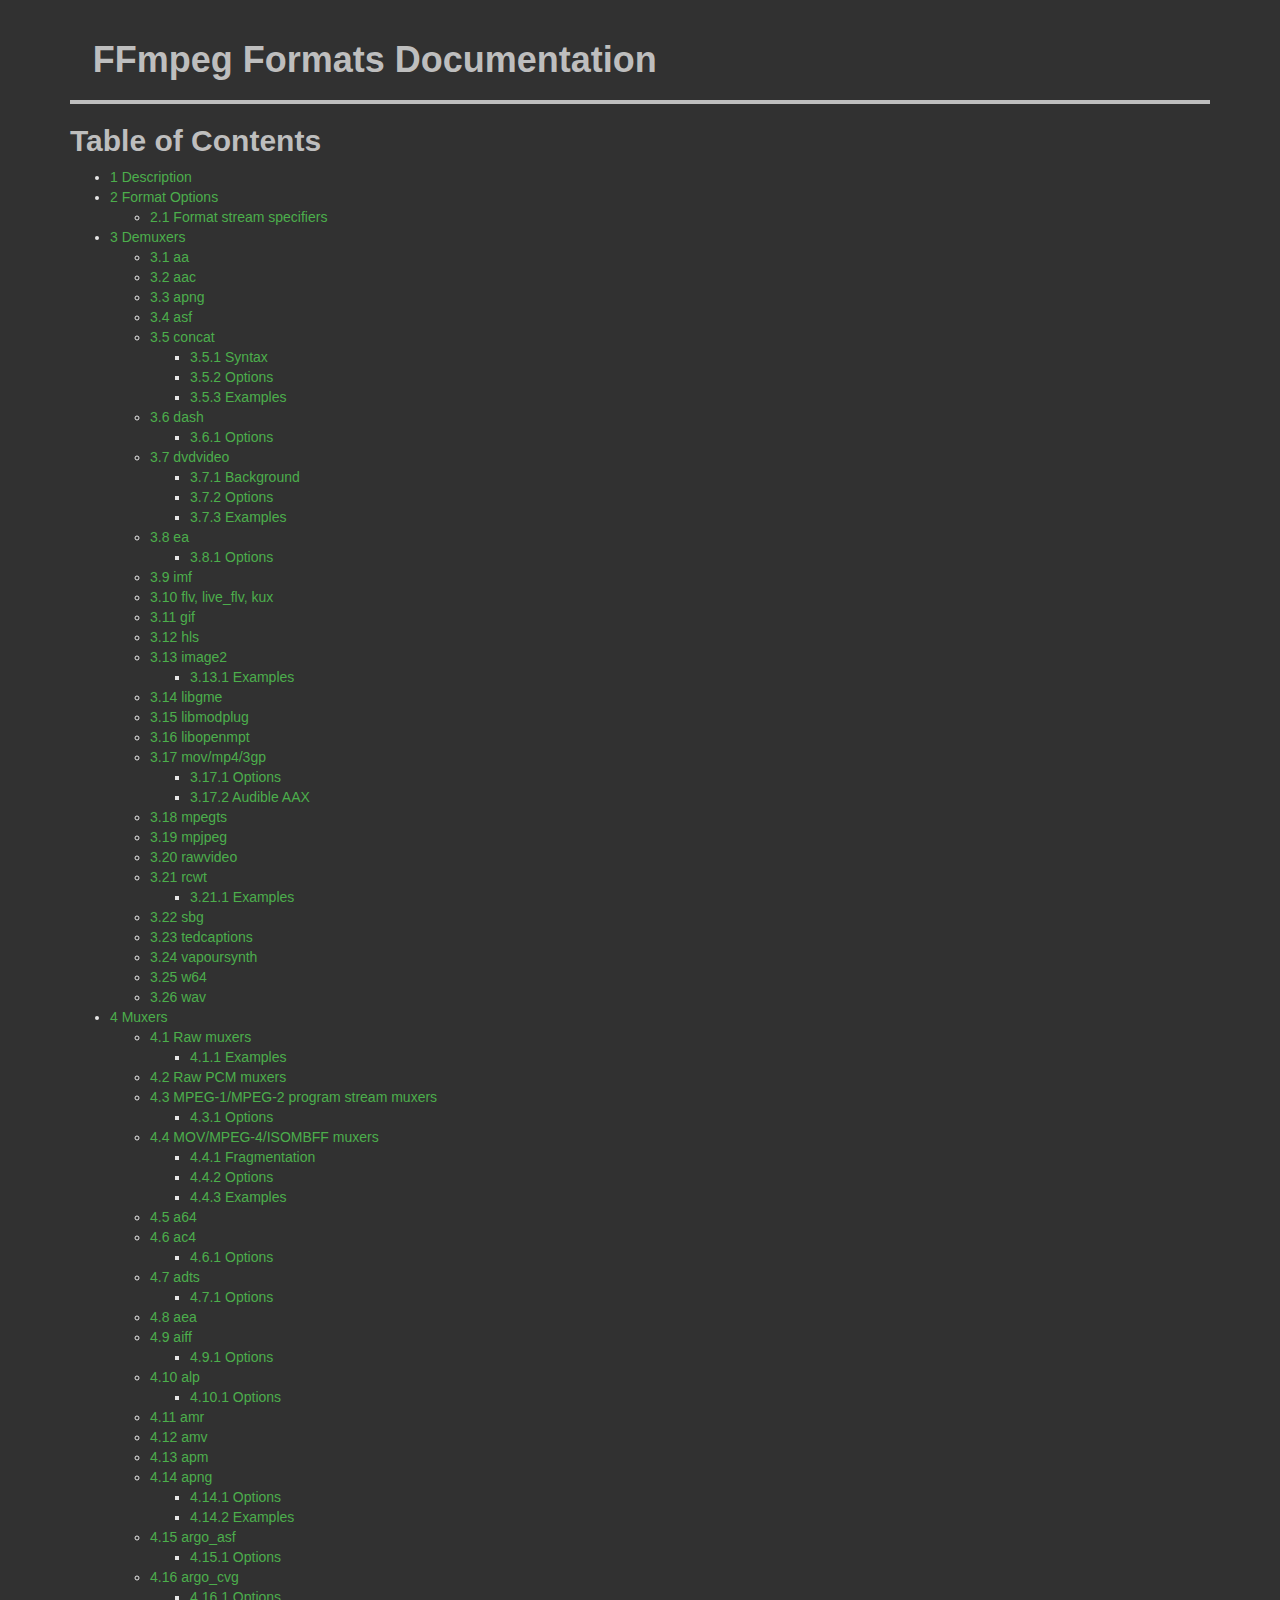
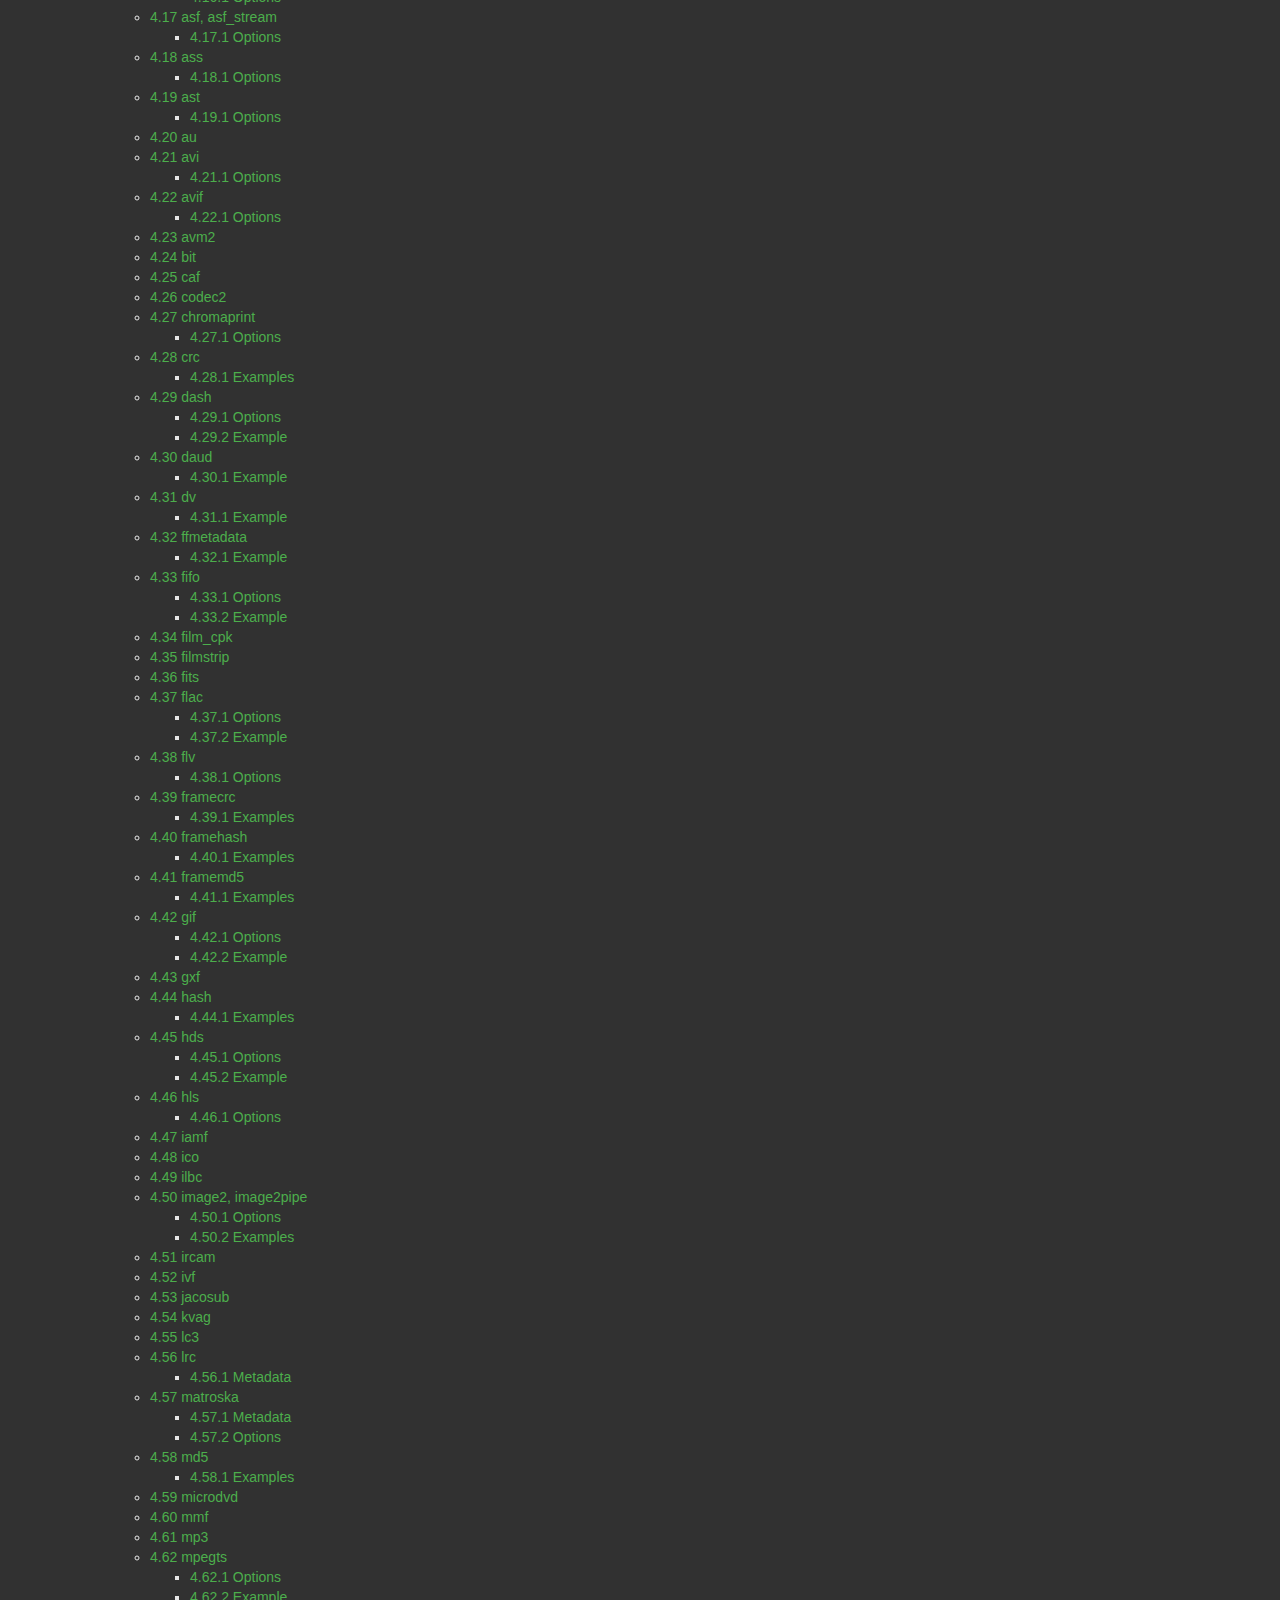
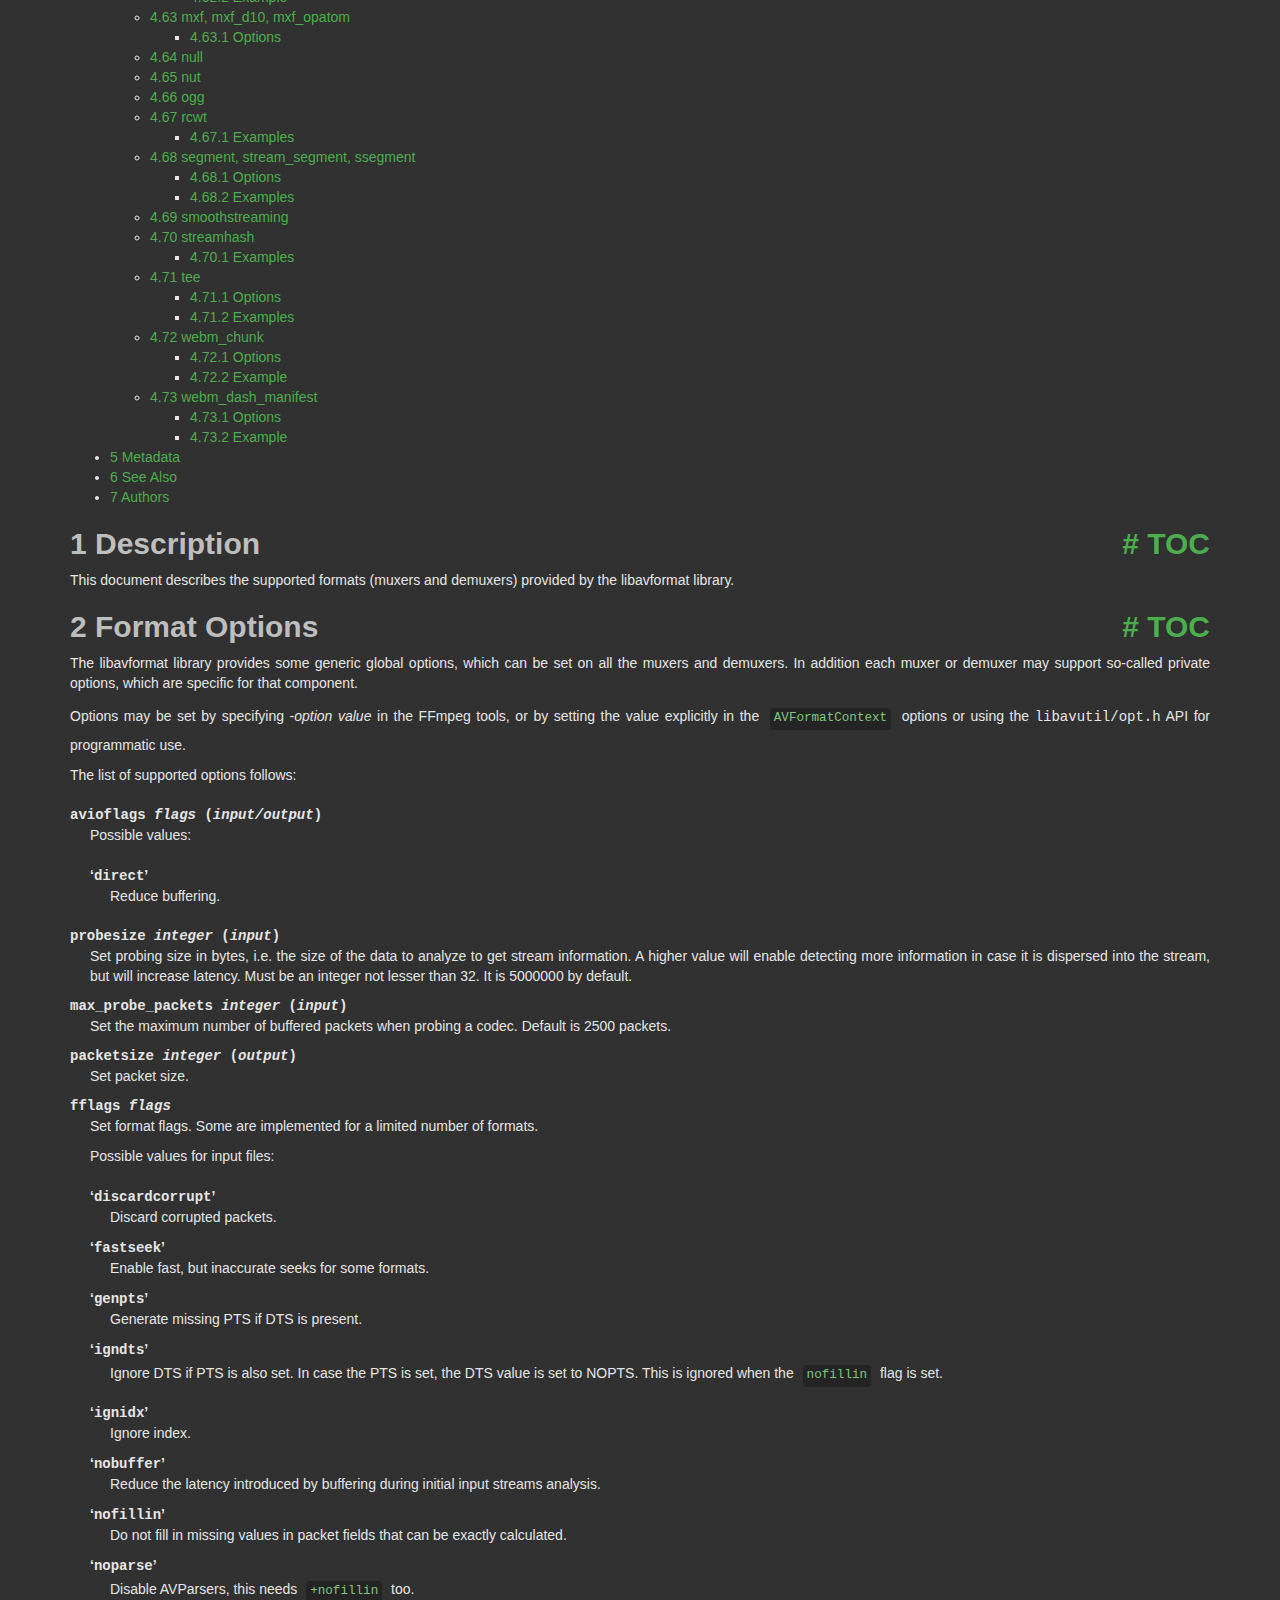
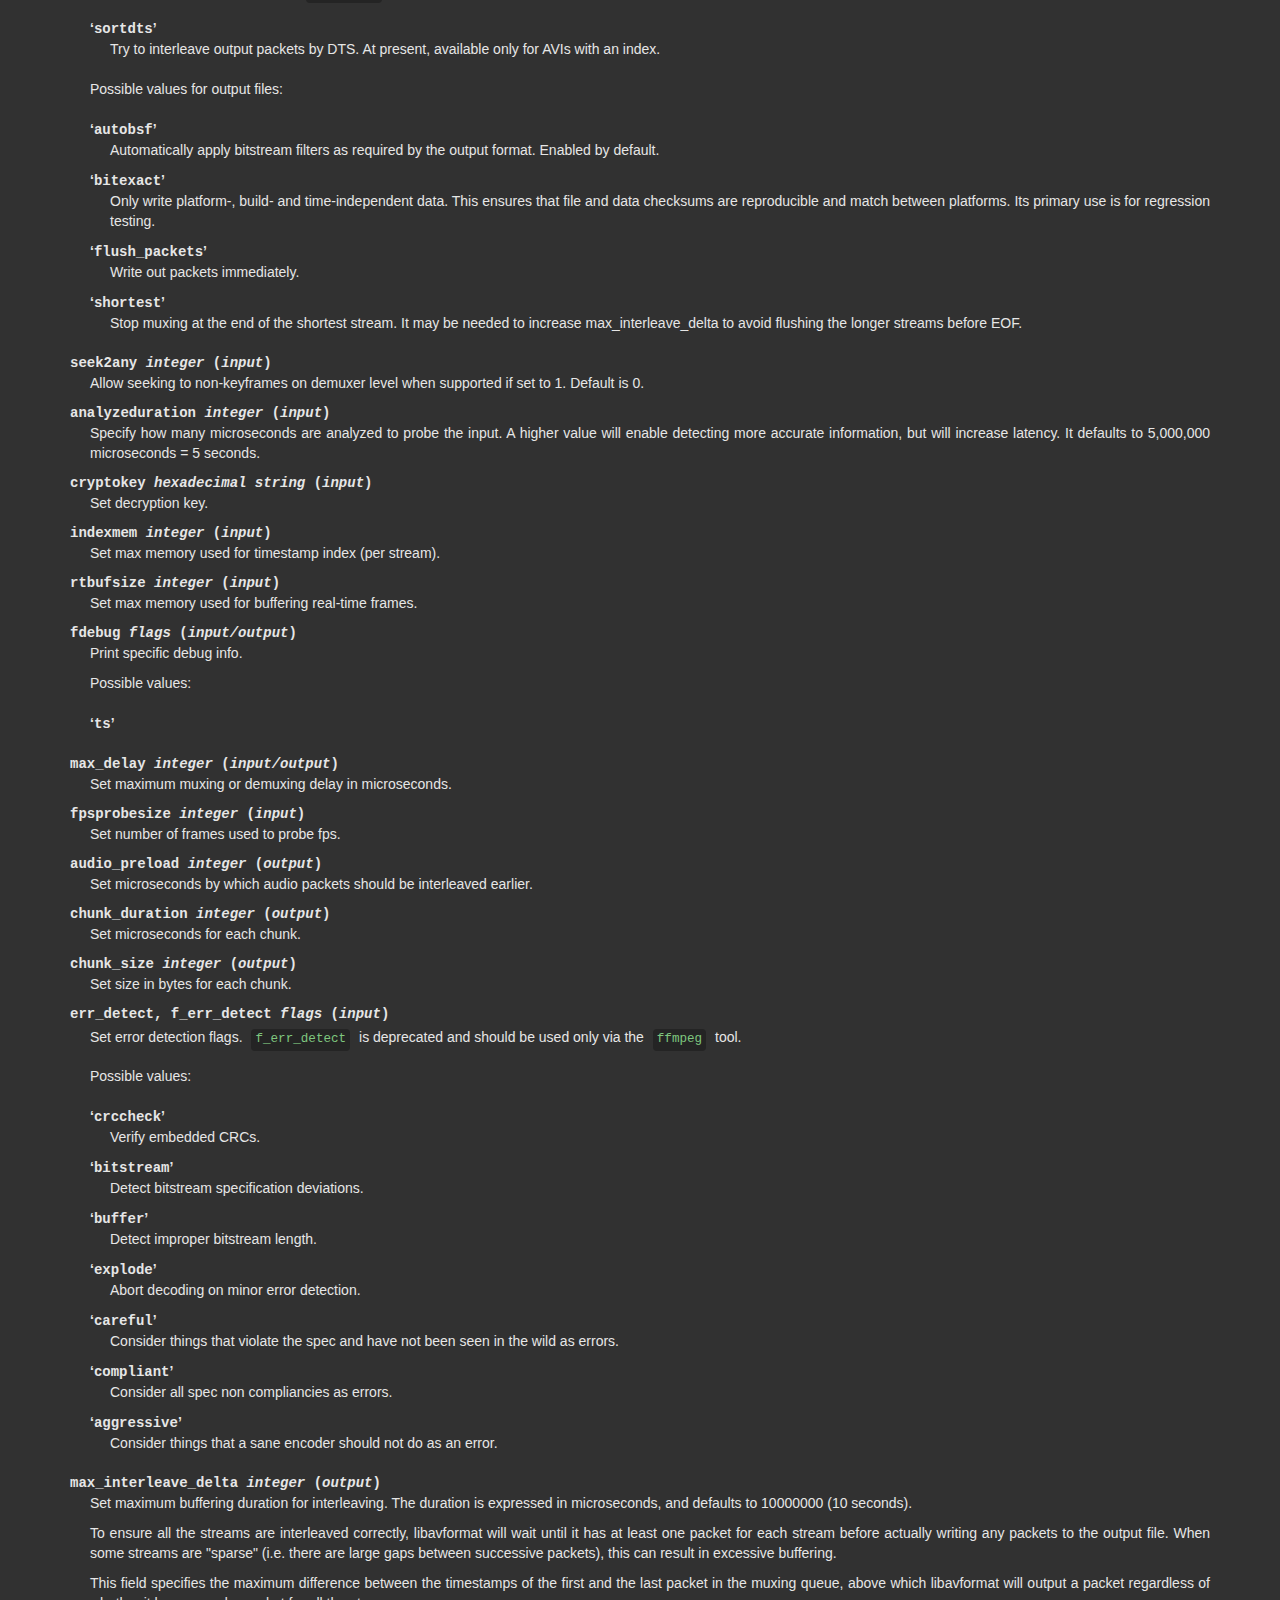
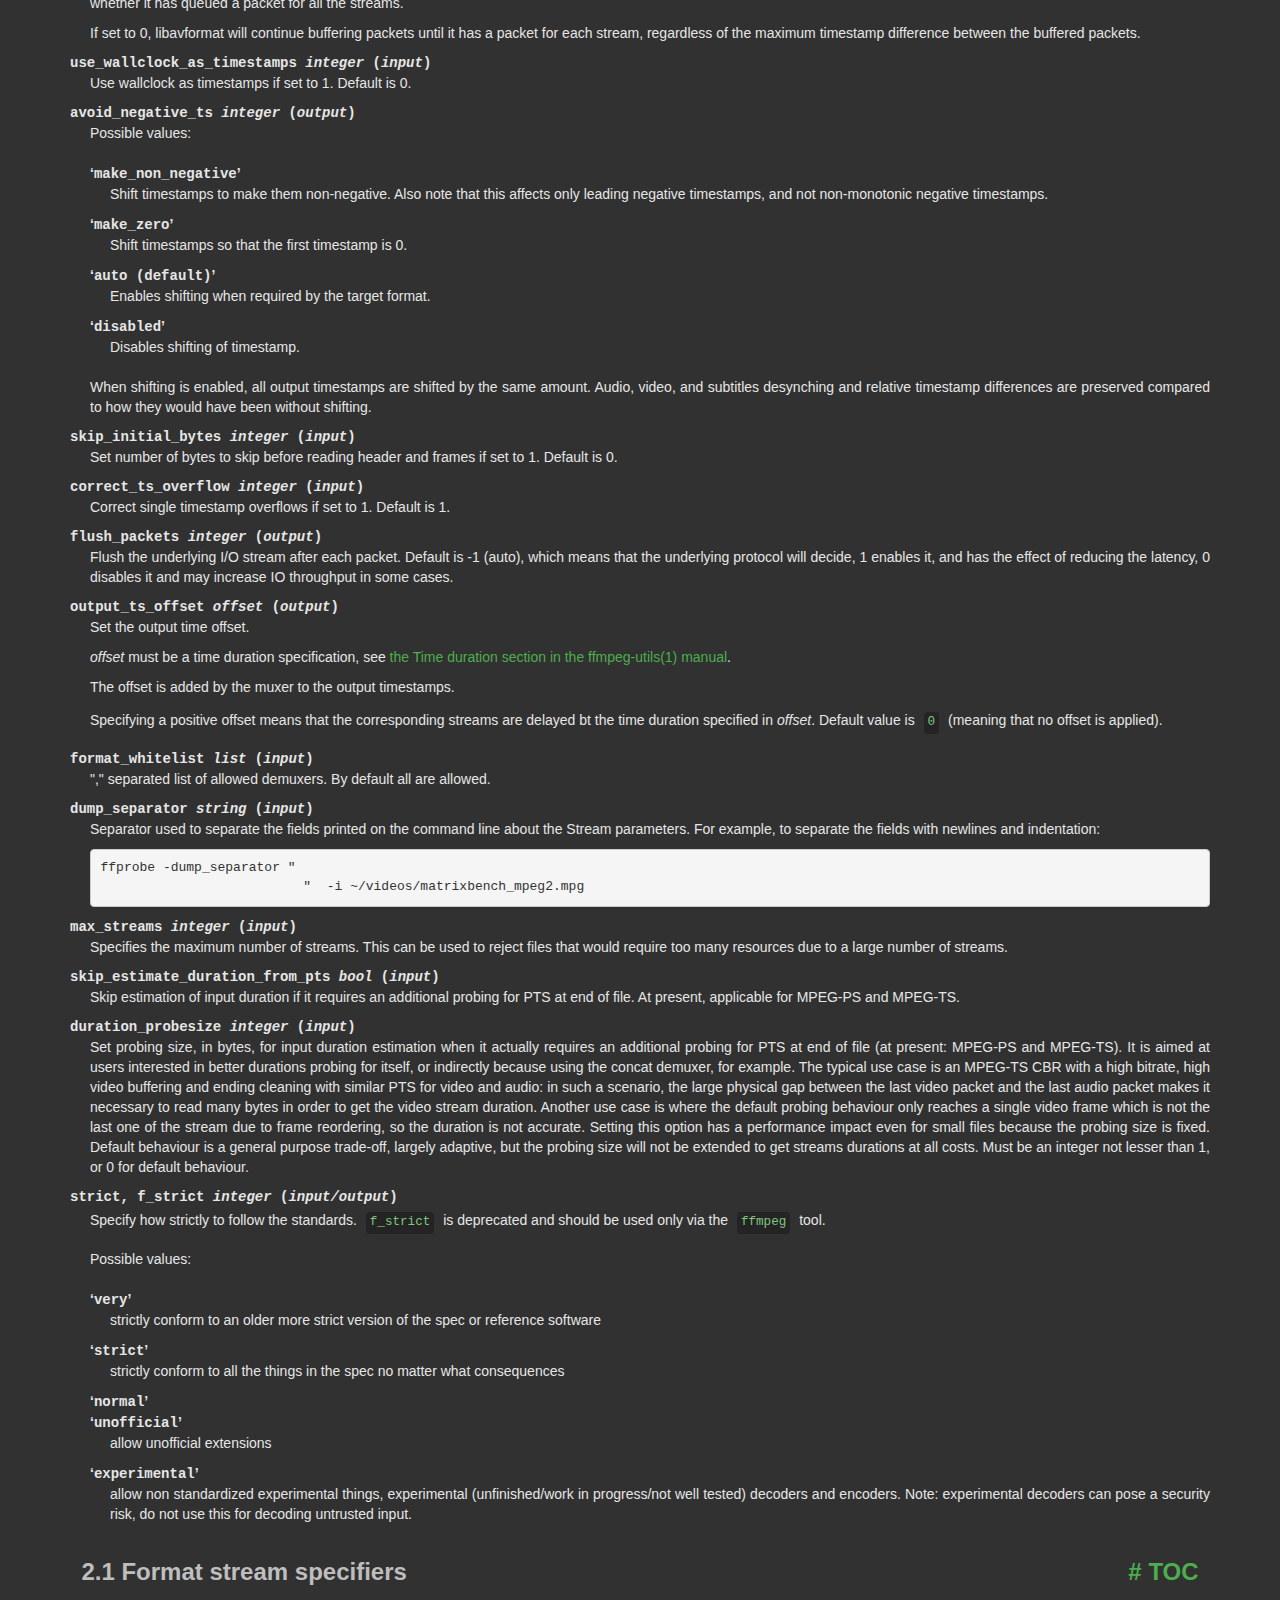
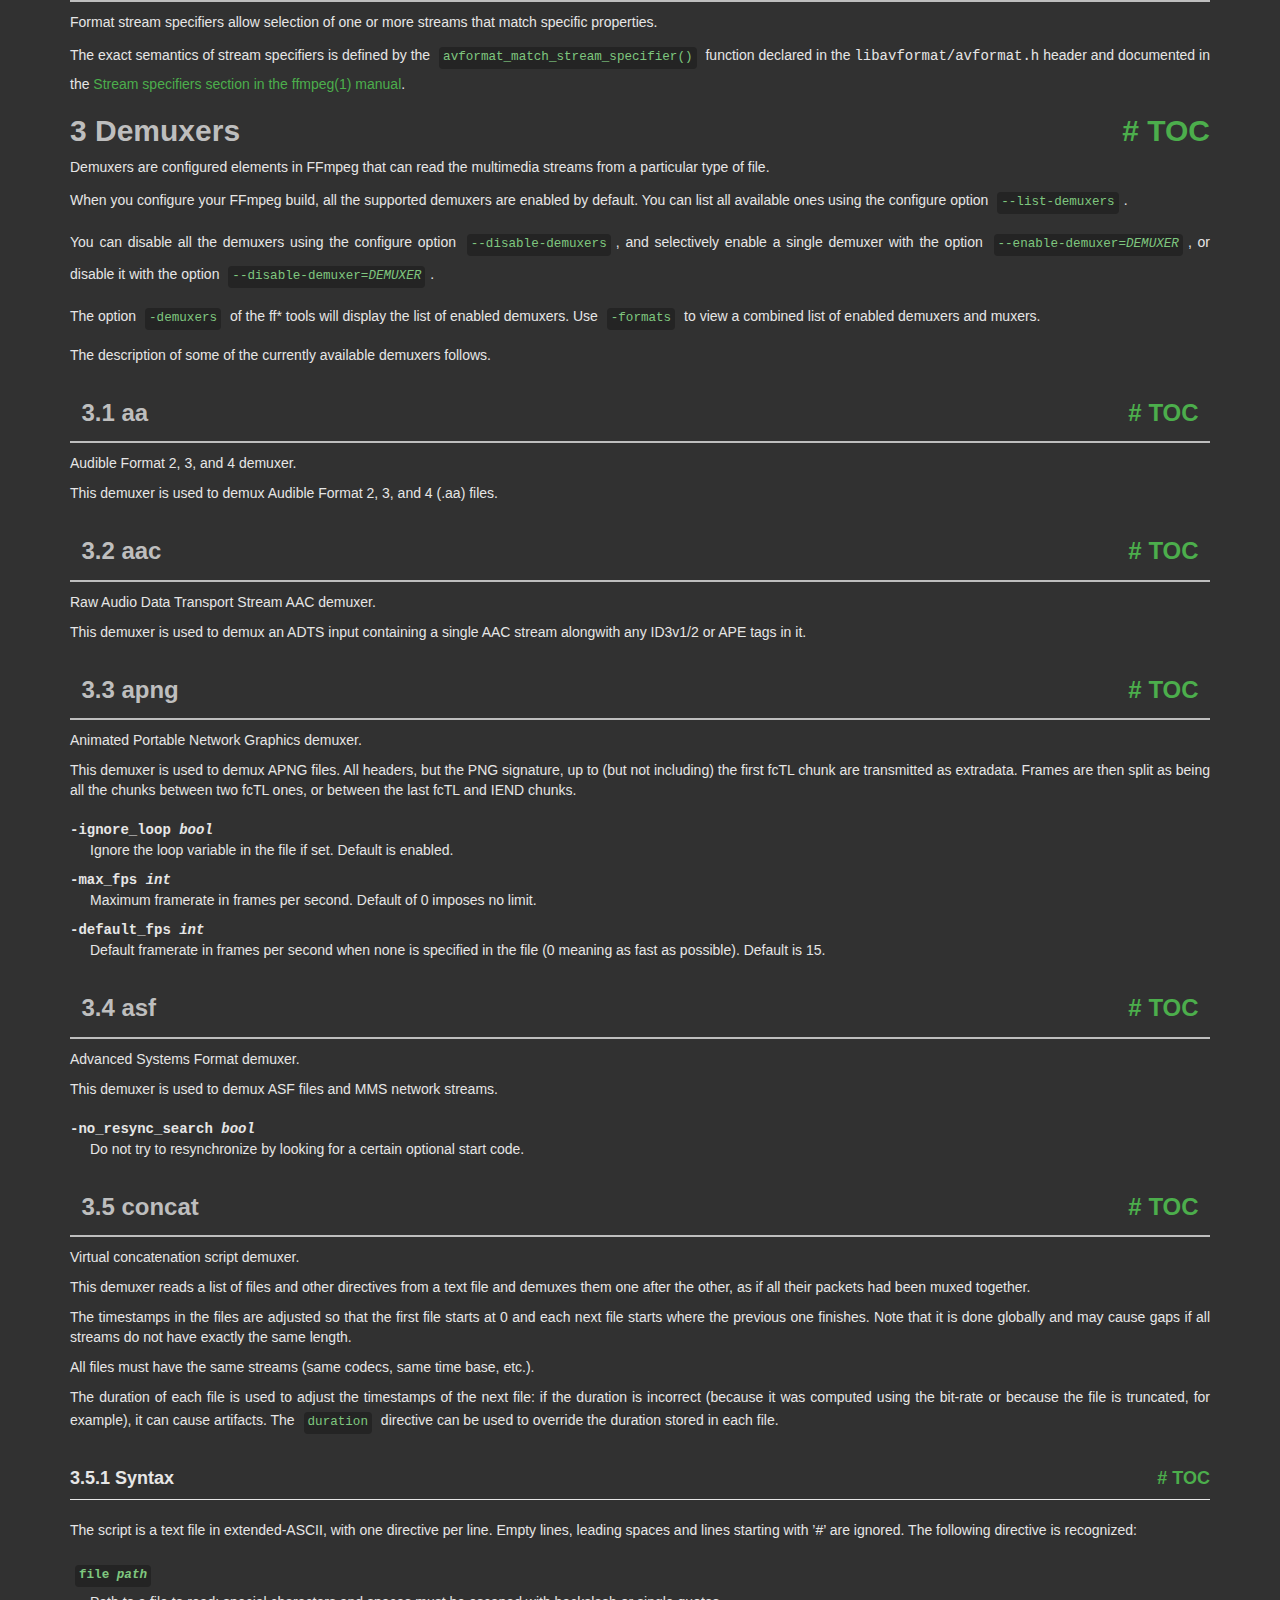
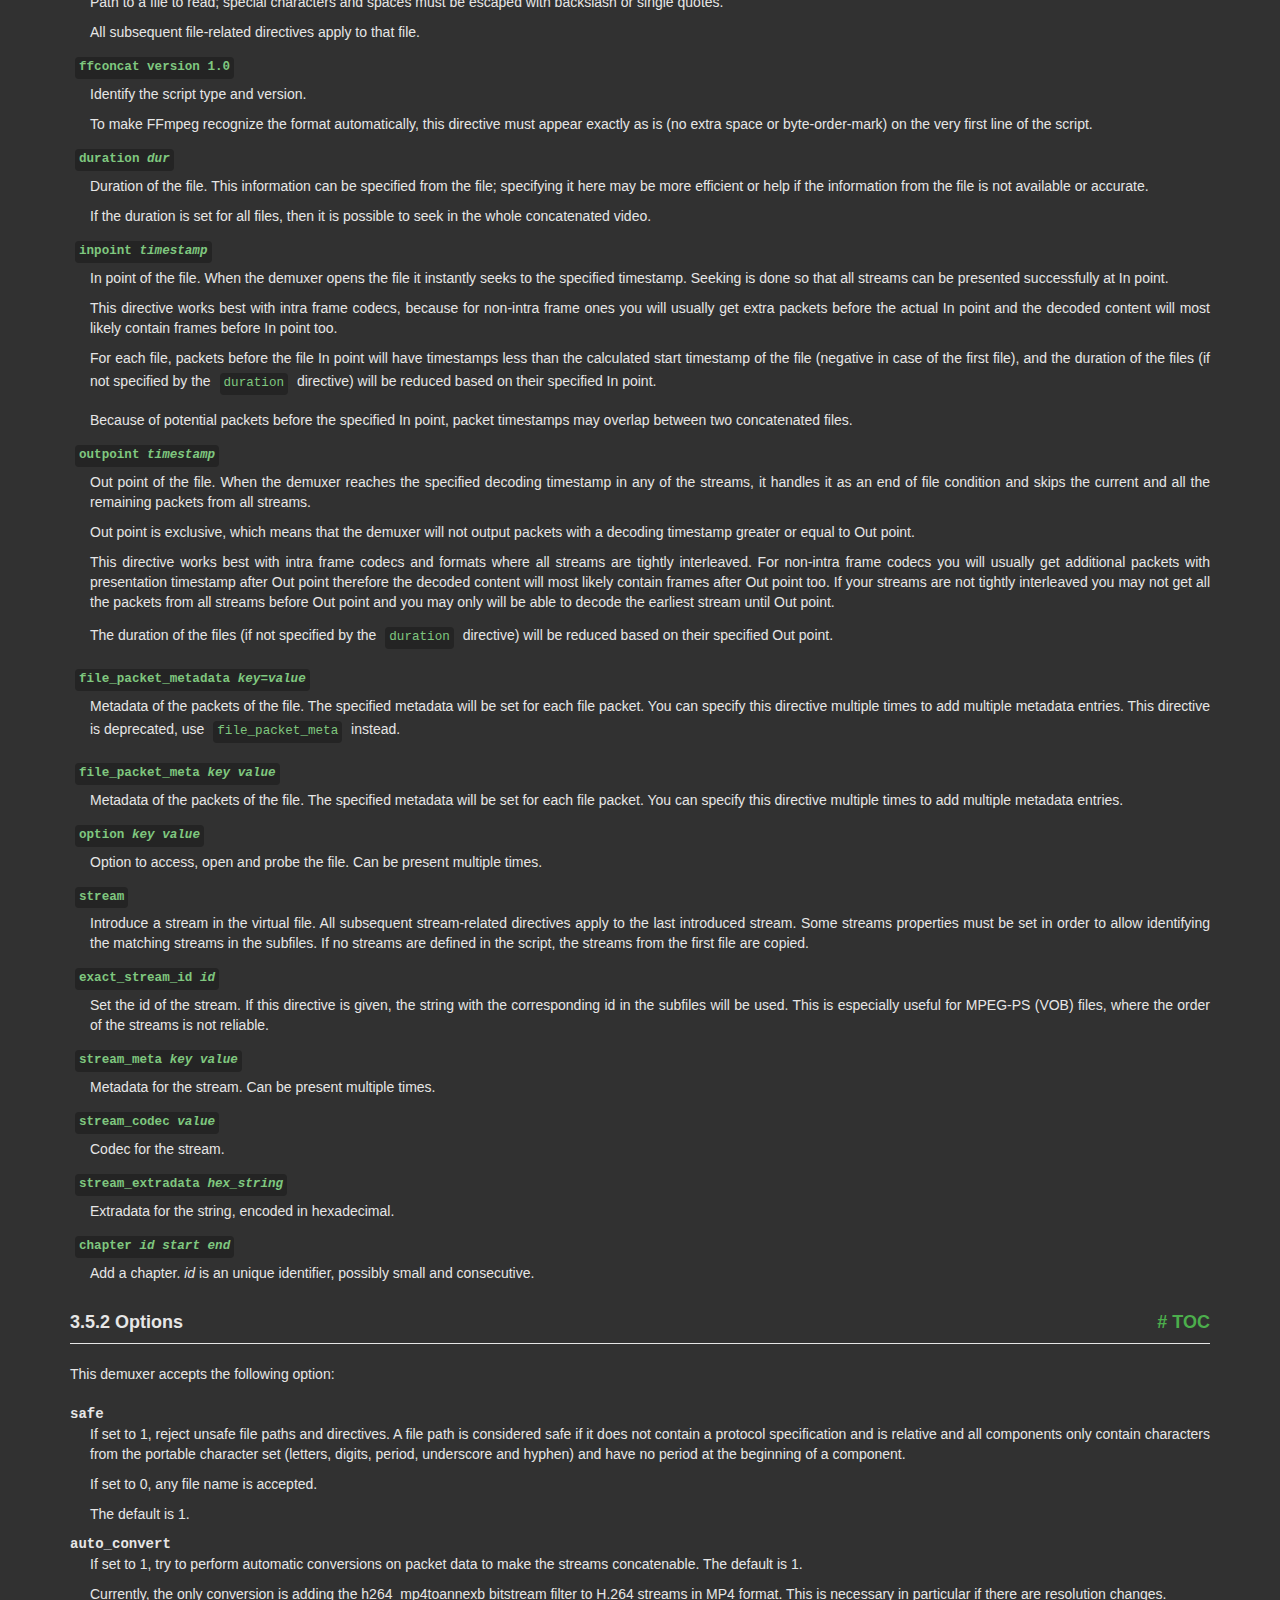
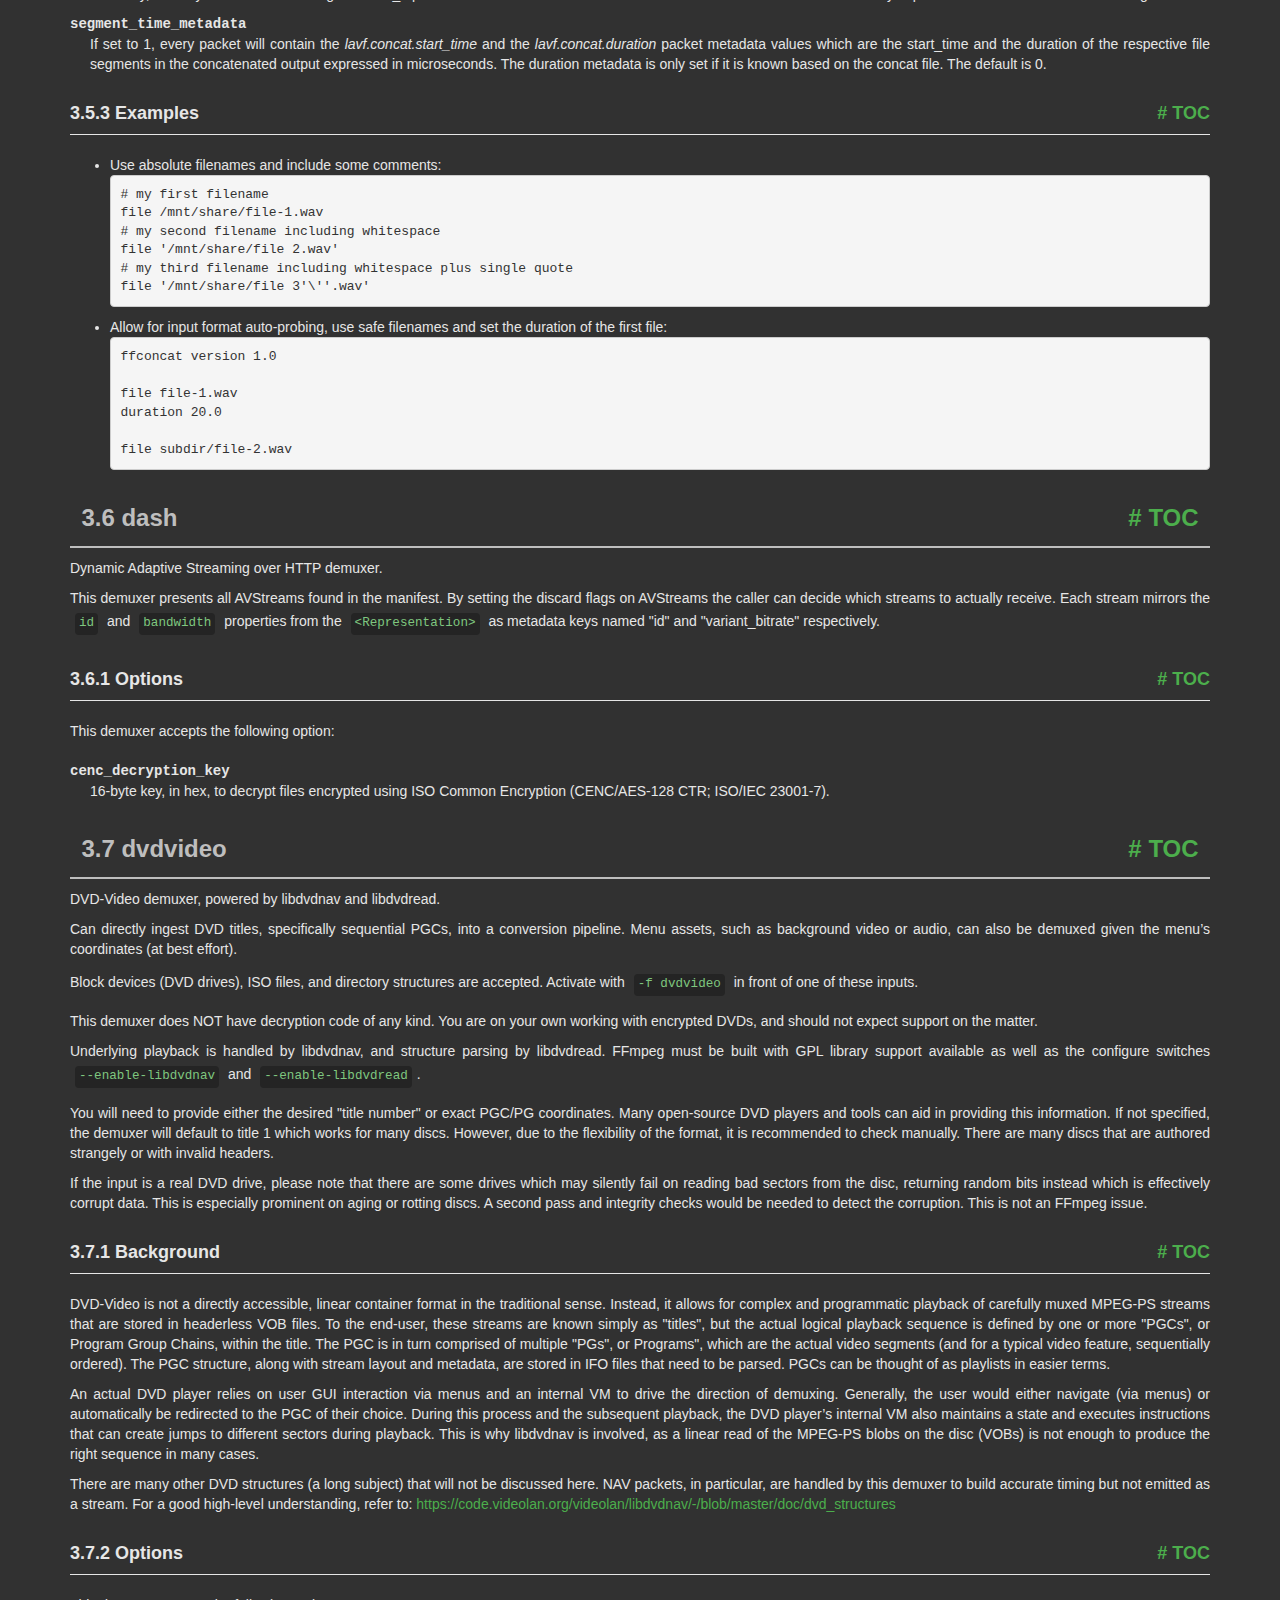
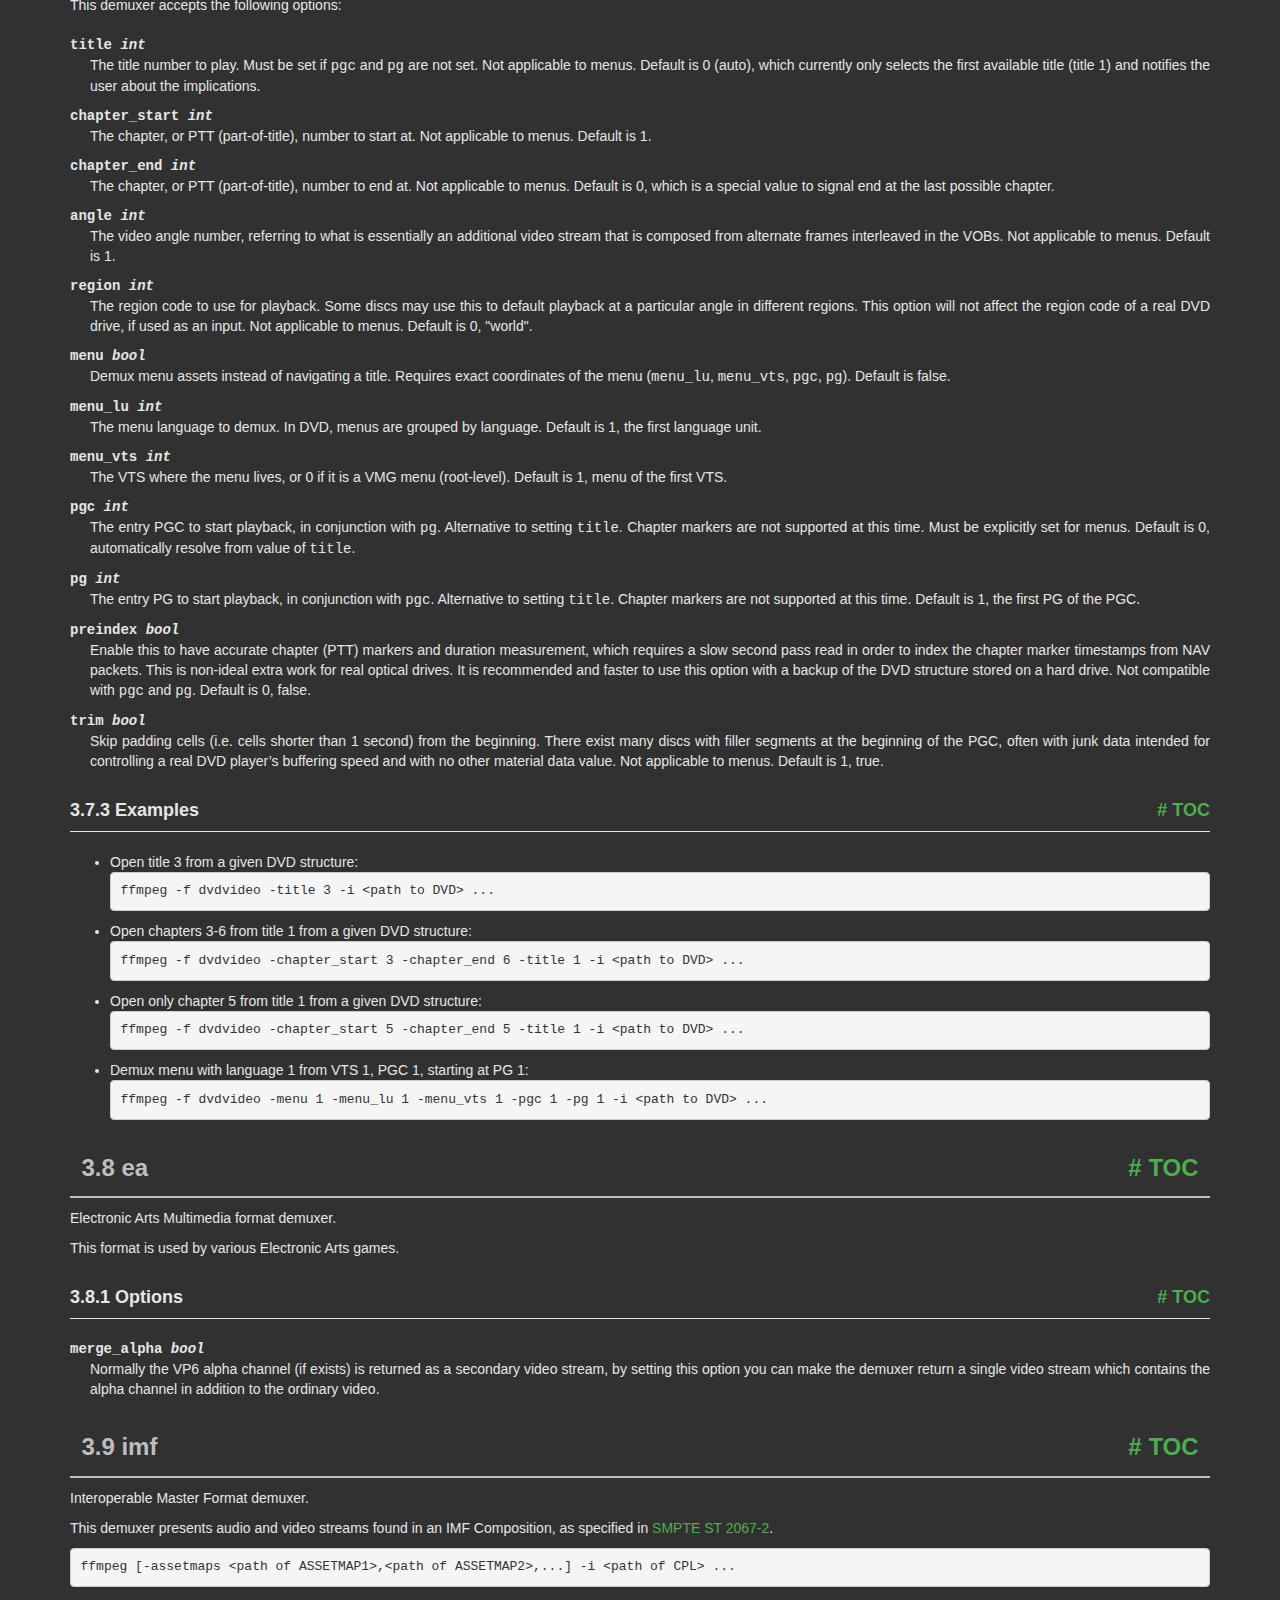
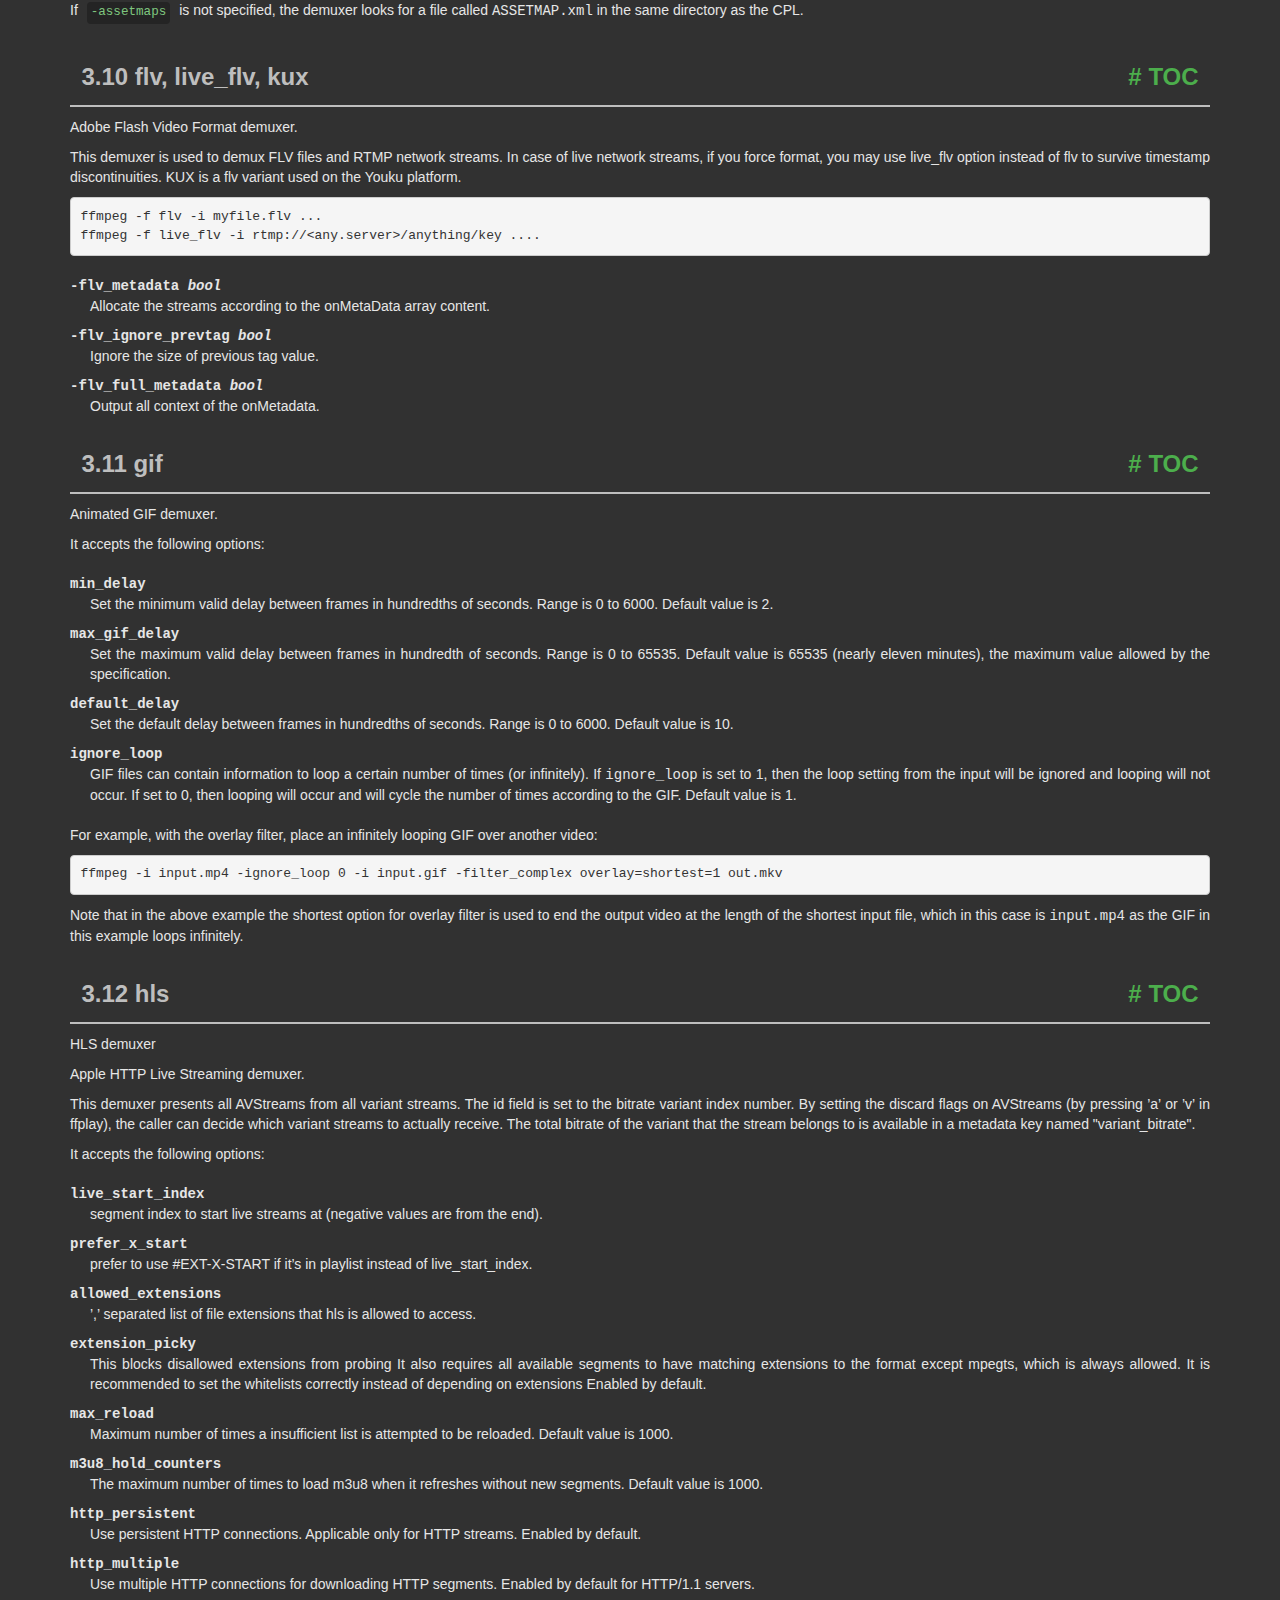
<file: ffmpeg/ffmpeg-7.1.1-essentials_build/doc/ffmpeg-formats.html>
<!DOCTYPE html PUBLIC "-//W3C//DTD HTML 4.01 Transitional//EN" "http://www.w3.org/TR/html4/loose.dtd">
<html>
<!-- Created by , GNU Texinfo 7.1.1 -->
  <head>
    <meta charset="utf-8">
    <title>
      FFmpeg Formats Documentation
    </title>
    <meta name="viewport" content="width=device-width,initial-scale=1.0">
    <link rel="stylesheet" type="text/css" href="bootstrap.min.css">
    <link rel="stylesheet" type="text/css" href="style.min.css">
  </head>
  <body>
    <div class="container">
      <h1>
      FFmpeg Formats Documentation
      </h1>


<a name="SEC_Top"></a>

<div class="element-contents" id="SEC_Contents">
<h2 class="contents-heading">Table of Contents</h2>

<div class="contents">

<ul class="toc-numbered-mark">
  <li><a id="toc-Description" href="#Description">1 Description</a></li>
  <li><a id="toc-Format-Options" href="#Format-Options">2 Format Options</a>
  <ul class="toc-numbered-mark">
    <li><a id="toc-Format-stream-specifiers-1" href="#Format-stream-specifiers-1">2.1 Format stream specifiers</a></li>
  </ul></li>
  <li><a id="toc-Demuxers" href="#Demuxers">3 Demuxers</a>
  <ul class="toc-numbered-mark">
    <li><a id="toc-aa" href="#aa">3.1 aa</a></li>
    <li><a id="toc-aac" href="#aac">3.2 aac</a></li>
    <li><a id="toc-apng" href="#apng">3.3 apng</a></li>
    <li><a id="toc-asf-1" href="#asf-1">3.4 asf</a></li>
    <li><a id="toc-concat-1" href="#concat-1">3.5 concat</a>
    <ul class="toc-numbered-mark">
      <li><a id="toc-Syntax" href="#Syntax">3.5.1 Syntax</a></li>
      <li><a id="toc-Options" href="#Options">3.5.2 Options</a></li>
      <li><a id="toc-Examples" href="#Examples">3.5.3 Examples</a></li>
    </ul></li>
    <li><a id="toc-dash-1" href="#dash-1">3.6 dash</a>
    <ul class="toc-numbered-mark">
      <li><a id="toc-Options-1" href="#Options-1">3.6.1 Options</a></li>
    </ul></li>
    <li><a id="toc-dvdvideo" href="#dvdvideo">3.7 dvdvideo</a>
    <ul class="toc-numbered-mark">
      <li><a id="toc-Background" href="#Background">3.7.1 Background</a></li>
      <li><a id="toc-Options-2" href="#Options-2">3.7.2 Options</a></li>
      <li><a id="toc-Examples-1" href="#Examples-1">3.7.3 Examples</a></li>
    </ul></li>
    <li><a id="toc-ea" href="#ea">3.8 ea</a>
    <ul class="toc-numbered-mark">
      <li><a id="toc-Options-3" href="#Options-3">3.8.1 Options</a></li>
    </ul></li>
    <li><a id="toc-imf" href="#imf">3.9 imf</a></li>
    <li><a id="toc-flv_002c-live_005fflv_002c-kux" href="#flv_002c-live_005fflv_002c-kux">3.10 flv, live_flv, kux</a></li>
    <li><a id="toc-gif-1" href="#gif-1">3.11 gif</a></li>
    <li><a id="toc-hls-1" href="#hls-1">3.12 hls</a></li>
    <li><a id="toc-image2-1" href="#image2-1">3.13 image2</a>
    <ul class="toc-numbered-mark">
      <li><a id="toc-Examples-2" href="#Examples-2">3.13.1 Examples</a></li>
    </ul></li>
    <li><a id="toc-libgme" href="#libgme">3.14 libgme</a></li>
    <li><a id="toc-libmodplug" href="#libmodplug">3.15 libmodplug</a></li>
    <li><a id="toc-libopenmpt" href="#libopenmpt">3.16 libopenmpt</a></li>
    <li><a id="toc-mov_002fmp4_002f3gp" href="#mov_002fmp4_002f3gp">3.17 mov/mp4/3gp</a>
    <ul class="toc-numbered-mark">
      <li><a id="toc-Options-4" href="#Options-4">3.17.1 Options</a></li>
      <li><a id="toc-Audible-AAX" href="#Audible-AAX">3.17.2 Audible AAX</a></li>
    </ul></li>
    <li><a id="toc-mpegts" href="#mpegts">3.18 mpegts</a></li>
    <li><a id="toc-mpjpeg" href="#mpjpeg">3.19 mpjpeg</a></li>
    <li><a id="toc-rawvideo" href="#rawvideo">3.20 rawvideo</a></li>
    <li><a id="toc-rcwt" href="#rcwt">3.21 rcwt</a>
    <ul class="toc-numbered-mark">
      <li><a id="toc-Examples-3" href="#Examples-3">3.21.1 Examples</a></li>
    </ul></li>
    <li><a id="toc-sbg" href="#sbg">3.22 sbg</a></li>
    <li><a id="toc-tedcaptions" href="#tedcaptions">3.23 tedcaptions</a></li>
    <li><a id="toc-vapoursynth" href="#vapoursynth">3.24 vapoursynth</a></li>
    <li><a id="toc-w64" href="#w64">3.25 w64</a></li>
    <li><a id="toc-wav-1" href="#wav-1">3.26 wav</a></li>
  </ul></li>
  <li><a id="toc-Muxers" href="#Muxers">4 Muxers</a>
  <ul class="toc-numbered-mark">
    <li><a id="toc-Raw-muxers" href="#Raw-muxers">4.1 Raw muxers</a>
    <ul class="toc-numbered-mark">
      <li><a id="toc-Examples-4" href="#Examples-4">4.1.1 Examples</a></li>
    </ul></li>
    <li><a id="toc-Raw-PCM-muxers" href="#Raw-PCM-muxers">4.2 Raw PCM muxers</a></li>
    <li><a id="toc-MPEG_002d1_002fMPEG_002d2-program-stream-muxers" href="#MPEG_002d1_002fMPEG_002d2-program-stream-muxers">4.3 MPEG-1/MPEG-2 program stream muxers</a>
    <ul class="toc-numbered-mark">
      <li><a id="toc-Options-5" href="#Options-5">4.3.1 Options</a></li>
    </ul></li>
    <li><a id="toc-MOV_002fMPEG_002d4_002fISOMBFF-muxers" href="#MOV_002fMPEG_002d4_002fISOMBFF-muxers">4.4 MOV/MPEG-4/ISOMBFF muxers</a>
    <ul class="toc-numbered-mark">
      <li><a id="toc-Fragmentation" href="#Fragmentation">4.4.1 Fragmentation</a></li>
      <li><a id="toc-Options-6" href="#Options-6">4.4.2 Options</a></li>
      <li><a id="toc-Examples-5" href="#Examples-5">4.4.3 Examples</a></li>
    </ul></li>
    <li><a id="toc-a64-1" href="#a64-1">4.5 a64</a></li>
    <li><a id="toc-ac4" href="#ac4">4.6 ac4</a>
    <ul class="toc-numbered-mark">
      <li><a id="toc-Options-7" href="#Options-7">4.6.1 Options</a></li>
    </ul></li>
    <li><a id="toc-adts-1" href="#adts-1">4.7 adts</a>
    <ul class="toc-numbered-mark">
      <li><a id="toc-Options-8" href="#Options-8">4.7.1 Options</a></li>
    </ul></li>
    <li><a id="toc-aea-1" href="#aea-1">4.8 aea</a></li>
    <li><a id="toc-aiff-1" href="#aiff-1">4.9 aiff</a>
    <ul class="toc-numbered-mark">
      <li><a id="toc-Options-9" href="#Options-9">4.9.1 Options</a></li>
    </ul></li>
    <li><a id="toc-alp-1" href="#alp-1">4.10 alp</a>
    <ul class="toc-numbered-mark">
      <li><a id="toc-Options-10" href="#Options-10">4.10.1 Options</a></li>
    </ul></li>
    <li><a id="toc-amr" href="#amr">4.11 amr</a></li>
    <li><a id="toc-amv" href="#amv">4.12 amv</a></li>
    <li><a id="toc-apm" href="#apm">4.13 apm</a></li>
    <li><a id="toc-apng-1" href="#apng-1">4.14 apng</a>
    <ul class="toc-numbered-mark">
      <li><a id="toc-Options-11" href="#Options-11">4.14.1 Options</a></li>
      <li><a id="toc-Examples-6" href="#Examples-6">4.14.2 Examples</a></li>
    </ul></li>
    <li><a id="toc-argo_005fasf" href="#argo_005fasf">4.15 argo_asf</a>
    <ul class="toc-numbered-mark">
      <li><a id="toc-Options-12" href="#Options-12">4.15.1 Options</a></li>
    </ul></li>
    <li><a id="toc-argo_005fcvg" href="#argo_005fcvg">4.16 argo_cvg</a>
    <ul class="toc-numbered-mark">
      <li><a id="toc-Options-13" href="#Options-13">4.16.1 Options</a></li>
    </ul></li>
    <li><a id="toc-asf_002c-asf_005fstream" href="#asf_002c-asf_005fstream">4.17 asf, asf_stream</a>
    <ul class="toc-numbered-mark">
      <li><a id="toc-Options-14" href="#Options-14">4.17.1 Options</a></li>
    </ul></li>
    <li><a id="toc-ass" href="#ass">4.18 ass</a>
    <ul class="toc-numbered-mark">
      <li><a id="toc-Options-15" href="#Options-15">4.18.1 Options</a></li>
    </ul></li>
    <li><a id="toc-ast" href="#ast">4.19 ast</a>
    <ul class="toc-numbered-mark">
      <li><a id="toc-Options-16" href="#Options-16">4.19.1 Options</a></li>
    </ul></li>
    <li><a id="toc-au" href="#au">4.20 au</a></li>
    <li><a id="toc-avi-1" href="#avi-1">4.21 avi</a>
    <ul class="toc-numbered-mark">
      <li><a id="toc-Options-17" href="#Options-17">4.21.1 Options</a></li>
    </ul></li>
    <li><a id="toc-avif" href="#avif">4.22 avif</a>
    <ul class="toc-numbered-mark">
      <li><a id="toc-Options-18" href="#Options-18">4.22.1 Options</a></li>
    </ul></li>
    <li><a id="toc-avm2" href="#avm2">4.23 avm2</a></li>
    <li><a id="toc-bit" href="#bit">4.24 bit</a></li>
    <li><a id="toc-caf" href="#caf">4.25 caf</a></li>
    <li><a id="toc-codec2" href="#codec2">4.26 codec2</a></li>
    <li><a id="toc-chromaprint-1" href="#chromaprint-1">4.27 chromaprint</a>
    <ul class="toc-numbered-mark">
      <li><a id="toc-Options-19" href="#Options-19">4.27.1 Options</a></li>
    </ul></li>
    <li><a id="toc-crc-1" href="#crc-1">4.28 crc</a>
    <ul class="toc-numbered-mark">
      <li><a id="toc-Examples-7" href="#Examples-7">4.28.1 Examples</a></li>
    </ul></li>
    <li><a id="toc-dash-2" href="#dash-2">4.29 dash</a>
    <ul class="toc-numbered-mark">
      <li><a id="toc-Options-20" href="#Options-20">4.29.1 Options</a></li>
      <li><a id="toc-Example" href="#Example">4.29.2 Example</a></li>
    </ul></li>
    <li><a id="toc-daud" href="#daud">4.30 daud</a>
    <ul class="toc-numbered-mark">
      <li><a id="toc-Example-1" href="#Example-1">4.30.1 Example</a></li>
    </ul></li>
    <li><a id="toc-dv" href="#dv">4.31 dv</a>
    <ul class="toc-numbered-mark">
      <li><a id="toc-Example-2" href="#Example-2">4.31.1 Example</a></li>
    </ul></li>
    <li><a id="toc-ffmetadata" href="#ffmetadata">4.32 ffmetadata</a>
    <ul class="toc-numbered-mark">
      <li><a id="toc-Example-3" href="#Example-3">4.32.1 Example</a></li>
    </ul></li>
    <li><a id="toc-fifo-1" href="#fifo-1">4.33 fifo</a>
    <ul class="toc-numbered-mark">
      <li><a id="toc-Options-21" href="#Options-21">4.33.1 Options</a></li>
      <li><a id="toc-Example-4" href="#Example-4">4.33.2 Example</a></li>
    </ul></li>
    <li><a id="toc-film_005fcpk" href="#film_005fcpk">4.34 film_cpk</a></li>
    <li><a id="toc-filmstrip" href="#filmstrip">4.35 filmstrip</a></li>
    <li><a id="toc-fits" href="#fits">4.36 fits</a></li>
    <li><a id="toc-flac" href="#flac">4.37 flac</a>
    <ul class="toc-numbered-mark">
      <li><a id="toc-Options-22" href="#Options-22">4.37.1 Options</a></li>
      <li><a id="toc-Example-5" href="#Example-5">4.37.2 Example</a></li>
    </ul></li>
    <li><a id="toc-flv" href="#flv">4.38 flv</a>
    <ul class="toc-numbered-mark">
      <li><a id="toc-Options-23" href="#Options-23">4.38.1 Options</a></li>
    </ul></li>
    <li><a id="toc-framecrc-1" href="#framecrc-1">4.39 framecrc</a>
    <ul class="toc-numbered-mark">
      <li><a id="toc-Examples-8" href="#Examples-8">4.39.1 Examples</a></li>
    </ul></li>
    <li><a id="toc-framehash-1" href="#framehash-1">4.40 framehash</a>
    <ul class="toc-numbered-mark">
      <li><a id="toc-Examples-9" href="#Examples-9">4.40.1 Examples</a></li>
    </ul></li>
    <li><a id="toc-framemd5-1" href="#framemd5-1">4.41 framemd5</a>
    <ul class="toc-numbered-mark">
      <li><a id="toc-Examples-10" href="#Examples-10">4.41.1 Examples</a></li>
    </ul></li>
    <li><a id="toc-gif-2" href="#gif-2">4.42 gif</a>
    <ul class="toc-numbered-mark">
      <li><a id="toc-Options-24" href="#Options-24">4.42.1 Options</a></li>
      <li><a id="toc-Example-6" href="#Example-6">4.42.2 Example</a></li>
    </ul></li>
    <li><a id="toc-gxf" href="#gxf">4.43 gxf</a></li>
    <li><a id="toc-hash-1" href="#hash-1">4.44 hash</a>
    <ul class="toc-numbered-mark">
      <li><a id="toc-Examples-11" href="#Examples-11">4.44.1 Examples</a></li>
    </ul></li>
    <li><a id="toc-hds-1" href="#hds-1">4.45 hds</a>
    <ul class="toc-numbered-mark">
      <li><a id="toc-Options-25" href="#Options-25">4.45.1 Options</a></li>
      <li><a id="toc-Example-7" href="#Example-7">4.45.2 Example</a></li>
    </ul></li>
    <li><a id="toc-hls-2" href="#hls-2">4.46 hls</a>
    <ul class="toc-numbered-mark">
      <li><a id="toc-Options-26" href="#Options-26">4.46.1 Options</a></li>
    </ul></li>
    <li><a id="toc-iamf" href="#iamf">4.47 iamf</a></li>
    <li><a id="toc-ico-1" href="#ico-1">4.48 ico</a></li>
    <li><a id="toc-ilbc" href="#ilbc">4.49 ilbc</a></li>
    <li><a id="toc-image2_002c-image2pipe" href="#image2_002c-image2pipe">4.50 image2, image2pipe</a>
    <ul class="toc-numbered-mark">
      <li><a id="toc-Options-27" href="#Options-27">4.50.1 Options</a></li>
      <li><a id="toc-Examples-12" href="#Examples-12">4.50.2 Examples</a></li>
    </ul></li>
    <li><a id="toc-ircam" href="#ircam">4.51 ircam</a></li>
    <li><a id="toc-ivf" href="#ivf">4.52 ivf</a></li>
    <li><a id="toc-jacosub" href="#jacosub">4.53 jacosub</a></li>
    <li><a id="toc-kvag" href="#kvag">4.54 kvag</a></li>
    <li><a id="toc-lc3" href="#lc3">4.55 lc3</a></li>
    <li><a id="toc-lrc" href="#lrc">4.56 lrc</a>
    <ul class="toc-numbered-mark">
      <li><a id="toc-Metadata" href="#Metadata">4.56.1 Metadata</a></li>
    </ul></li>
    <li><a id="toc-matroska" href="#matroska">4.57 matroska</a>
    <ul class="toc-numbered-mark">
      <li><a id="toc-Metadata-1" href="#Metadata-1">4.57.1 Metadata</a></li>
      <li><a id="toc-Options-28" href="#Options-28">4.57.2 Options</a></li>
    </ul></li>
    <li><a id="toc-md5-1" href="#md5-1">4.58 md5</a>
    <ul class="toc-numbered-mark">
      <li><a id="toc-Examples-13" href="#Examples-13">4.58.1 Examples</a></li>
    </ul></li>
    <li><a id="toc-microdvd" href="#microdvd">4.59 microdvd</a></li>
    <li><a id="toc-mmf" href="#mmf">4.60 mmf</a></li>
    <li><a id="toc-mp3" href="#mp3">4.61 mp3</a></li>
    <li><a id="toc-mpegts-1" href="#mpegts-1">4.62 mpegts</a>
    <ul class="toc-numbered-mark">
      <li><a id="toc-Options-29" href="#Options-29">4.62.1 Options</a></li>
      <li><a id="toc-Example-8" href="#Example-8">4.62.2 Example</a></li>
    </ul></li>
    <li><a id="toc-mxf_002c-mxf_005fd10_002c-mxf_005fopatom" href="#mxf_002c-mxf_005fd10_002c-mxf_005fopatom">4.63 mxf, mxf_d10, mxf_opatom</a>
    <ul class="toc-numbered-mark">
      <li><a id="toc-Options-30" href="#Options-30">4.63.1 Options</a></li>
    </ul></li>
    <li><a id="toc-null" href="#null">4.64 null</a></li>
    <li><a id="toc-nut" href="#nut">4.65 nut</a></li>
    <li><a id="toc-ogg" href="#ogg">4.66 ogg</a></li>
    <li><a id="toc-rcwt-1" href="#rcwt-1">4.67 rcwt</a>
    <ul class="toc-numbered-mark">
      <li><a id="toc-Examples-14" href="#Examples-14">4.67.1 Examples</a></li>
    </ul></li>
    <li><a id="toc-segment_002c-stream_005fsegment_002c-ssegment" href="#segment_002c-stream_005fsegment_002c-ssegment">4.68 segment, stream_segment, ssegment</a>
    <ul class="toc-numbered-mark">
      <li><a id="toc-Options-31" href="#Options-31">4.68.1 Options</a></li>
      <li><a id="toc-Examples-15" href="#Examples-15">4.68.2 Examples</a></li>
    </ul></li>
    <li><a id="toc-smoothstreaming" href="#smoothstreaming">4.69 smoothstreaming</a></li>
    <li><a id="toc-streamhash-1" href="#streamhash-1">4.70 streamhash</a>
    <ul class="toc-numbered-mark">
      <li><a id="toc-Examples-16" href="#Examples-16">4.70.1 Examples</a></li>
    </ul></li>
    <li><a id="toc-tee-1" href="#tee-1">4.71 tee</a>
    <ul class="toc-numbered-mark">
      <li><a id="toc-Options-32" href="#Options-32">4.71.1 Options</a></li>
      <li><a id="toc-Examples-17" href="#Examples-17">4.71.2 Examples</a></li>
    </ul></li>
    <li><a id="toc-webm_005fchunk" href="#webm_005fchunk">4.72 webm_chunk</a>
    <ul class="toc-numbered-mark">
      <li><a id="toc-Options-33" href="#Options-33">4.72.1 Options</a></li>
      <li><a id="toc-Example-9" href="#Example-9">4.72.2 Example</a></li>
    </ul></li>
    <li><a id="toc-webm_005fdash_005fmanifest" href="#webm_005fdash_005fmanifest">4.73 webm_dash_manifest</a>
    <ul class="toc-numbered-mark">
      <li><a id="toc-Options-34" href="#Options-34">4.73.1 Options</a></li>
      <li><a id="toc-Example-10" href="#Example-10">4.73.2 Example</a></li>
    </ul></li>
  </ul></li>
  <li><a id="toc-Metadata-2" href="#Metadata-2">5 Metadata</a></li>
  <li><a id="toc-See-Also" href="#See-Also">6 See Also</a></li>
  <li><a id="toc-Authors" href="#Authors">7 Authors</a></li>
</ul>
</div>
</div>

<a name="Description"></a>
<h2 class="chapter">1 Description<span class="pull-right"><a class="anchor hidden-xs" href="#Description" aria-hidden="true">#</a> <a class="anchor hidden-xs"href="#toc-Description" aria-hidden="true">TOC</a></span></h2>

<p>This document describes the supported formats (muxers and demuxers)
provided by the libavformat library.
</p>

<a name="Format-Options"></a>
<h2 class="chapter">2 Format Options<span class="pull-right"><a class="anchor hidden-xs" href="#Format-Options" aria-hidden="true">#</a> <a class="anchor hidden-xs"href="#toc-Format-Options" aria-hidden="true">TOC</a></span></h2>

<p>The libavformat library provides some generic global options, which
can be set on all the muxers and demuxers. In addition each muxer or
demuxer may support so-called private options, which are specific for
that component.
</p>
<p>Options may be set by specifying -<var class="var">option</var> <var class="var">value</var> in the
FFmpeg tools, or by setting the value explicitly in the
<code class="code">AVFormatContext</code> options or using the <samp class="file">libavutil/opt.h</samp> API
for programmatic use.
</p>
<p>The list of supported options follows:
</p>
<dl class="table">
<dt><samp class="option">avioflags <var class="var">flags</var> (<em class="emph">input/output</em>)</samp></dt>
<dd><p>Possible values:
</p><dl class="table">
<dt>&lsquo;<samp class="samp">direct</samp>&rsquo;</dt>
<dd><p>Reduce buffering.
</p></dd>
</dl>

</dd>
<dt><samp class="option">probesize <var class="var">integer</var> (<em class="emph">input</em>)</samp></dt>
<dd><p>Set probing size in bytes, i.e. the size of the data to analyze to get
stream information. A higher value will enable detecting more
information in case it is dispersed into the stream, but will increase
latency. Must be an integer not lesser than 32. It is 5000000 by default.
</p>
</dd>
<dt><samp class="option">max_probe_packets <var class="var">integer</var> (<em class="emph">input</em>)</samp></dt>
<dd><p>Set the maximum number of buffered packets when probing a codec.
Default is 2500 packets.
</p>
</dd>
<dt><samp class="option">packetsize <var class="var">integer</var> (<em class="emph">output</em>)</samp></dt>
<dd><p>Set packet size.
</p>
</dd>
<dt><samp class="option">fflags <var class="var">flags</var></samp></dt>
<dd><p>Set format flags. Some are implemented for a limited number of formats.
</p>
<p>Possible values for input files:
</p><dl class="table">
<dt>&lsquo;<samp class="samp">discardcorrupt</samp>&rsquo;</dt>
<dd><p>Discard corrupted packets.
</p></dd>
<dt>&lsquo;<samp class="samp">fastseek</samp>&rsquo;</dt>
<dd><p>Enable fast, but inaccurate seeks for some formats.
</p></dd>
<dt>&lsquo;<samp class="samp">genpts</samp>&rsquo;</dt>
<dd><p>Generate missing PTS if DTS is present.
</p></dd>
<dt>&lsquo;<samp class="samp">igndts</samp>&rsquo;</dt>
<dd><p>Ignore DTS if PTS is also set. In case the PTS is set, the DTS value
is set to NOPTS. This is ignored when the <code class="code">nofillin</code> flag is set.
</p></dd>
<dt>&lsquo;<samp class="samp">ignidx</samp>&rsquo;</dt>
<dd><p>Ignore index.
</p></dd>
<dt>&lsquo;<samp class="samp">nobuffer</samp>&rsquo;</dt>
<dd><p>Reduce the latency introduced by buffering during initial input streams analysis.
</p></dd>
<dt>&lsquo;<samp class="samp">nofillin</samp>&rsquo;</dt>
<dd><p>Do not fill in missing values in packet fields that can be exactly calculated.
</p></dd>
<dt>&lsquo;<samp class="samp">noparse</samp>&rsquo;</dt>
<dd><p>Disable AVParsers, this needs <code class="code">+nofillin</code> too.
</p></dd>
<dt>&lsquo;<samp class="samp">sortdts</samp>&rsquo;</dt>
<dd><p>Try to interleave output packets by DTS. At present, available only for AVIs with an index.
</p></dd>
</dl>

<p>Possible values for output files:
</p><dl class="table">
<dt>&lsquo;<samp class="samp">autobsf</samp>&rsquo;</dt>
<dd><p>Automatically apply bitstream filters as required by the output format. Enabled by default.
</p></dd>
<dt>&lsquo;<samp class="samp">bitexact</samp>&rsquo;</dt>
<dd><p>Only write platform-, build- and time-independent data.
This ensures that file and data checksums are reproducible and match between
platforms. Its primary use is for regression testing.
</p></dd>
<dt>&lsquo;<samp class="samp">flush_packets</samp>&rsquo;</dt>
<dd><p>Write out packets immediately.
</p></dd>
<dt>&lsquo;<samp class="samp">shortest</samp>&rsquo;</dt>
<dd><p>Stop muxing at the end of the shortest stream.
It may be needed to increase max_interleave_delta to avoid flushing the longer
streams before EOF.
</p></dd>
</dl>

</dd>
<dt><samp class="option">seek2any <var class="var">integer</var> (<em class="emph">input</em>)</samp></dt>
<dd><p>Allow seeking to non-keyframes on demuxer level when supported if set to 1.
Default is 0.
</p>
</dd>
<dt><samp class="option">analyzeduration <var class="var">integer</var> (<em class="emph">input</em>)</samp></dt>
<dd><p>Specify how many microseconds are analyzed to probe the input. A
higher value will enable detecting more accurate information, but will
increase latency. It defaults to 5,000,000 microseconds = 5 seconds.
</p>
</dd>
<dt><samp class="option">cryptokey <var class="var">hexadecimal string</var> (<em class="emph">input</em>)</samp></dt>
<dd><p>Set decryption key.
</p>
</dd>
<dt><samp class="option">indexmem <var class="var">integer</var> (<em class="emph">input</em>)</samp></dt>
<dd><p>Set max memory used for timestamp index (per stream).
</p>
</dd>
<dt><samp class="option">rtbufsize <var class="var">integer</var> (<em class="emph">input</em>)</samp></dt>
<dd><p>Set max memory used for buffering real-time frames.
</p>
</dd>
<dt><samp class="option">fdebug <var class="var">flags</var> (<em class="emph">input/output</em>)</samp></dt>
<dd><p>Print specific debug info.
</p>
<p>Possible values:
</p><dl class="table">
<dt>&lsquo;<samp class="samp">ts</samp>&rsquo;</dt>
</dl>

</dd>
<dt><samp class="option">max_delay <var class="var">integer</var> (<em class="emph">input/output</em>)</samp></dt>
<dd><p>Set maximum muxing or demuxing delay in microseconds.
</p>
</dd>
<dt><samp class="option">fpsprobesize <var class="var">integer</var> (<em class="emph">input</em>)</samp></dt>
<dd><p>Set number of frames used to probe fps.
</p>
</dd>
<dt><samp class="option">audio_preload <var class="var">integer</var> (<em class="emph">output</em>)</samp></dt>
<dd><p>Set microseconds by which audio packets should be interleaved earlier.
</p>
</dd>
<dt><samp class="option">chunk_duration <var class="var">integer</var> (<em class="emph">output</em>)</samp></dt>
<dd><p>Set microseconds for each chunk.
</p>
</dd>
<dt><samp class="option">chunk_size <var class="var">integer</var> (<em class="emph">output</em>)</samp></dt>
<dd><p>Set size in bytes for each chunk.
</p>
</dd>
<dt><samp class="option">err_detect, f_err_detect <var class="var">flags</var> (<em class="emph">input</em>)</samp></dt>
<dd><p>Set error detection flags. <code class="code">f_err_detect</code> is deprecated and
should be used only via the <code class="command">ffmpeg</code> tool.
</p>
<p>Possible values:
</p><dl class="table">
<dt>&lsquo;<samp class="samp">crccheck</samp>&rsquo;</dt>
<dd><p>Verify embedded CRCs.
</p></dd>
<dt>&lsquo;<samp class="samp">bitstream</samp>&rsquo;</dt>
<dd><p>Detect bitstream specification deviations.
</p></dd>
<dt>&lsquo;<samp class="samp">buffer</samp>&rsquo;</dt>
<dd><p>Detect improper bitstream length.
</p></dd>
<dt>&lsquo;<samp class="samp">explode</samp>&rsquo;</dt>
<dd><p>Abort decoding on minor error detection.
</p></dd>
<dt>&lsquo;<samp class="samp">careful</samp>&rsquo;</dt>
<dd><p>Consider things that violate the spec and have not been seen in the
wild as errors.
</p></dd>
<dt>&lsquo;<samp class="samp">compliant</samp>&rsquo;</dt>
<dd><p>Consider all spec non compliancies as errors.
</p></dd>
<dt>&lsquo;<samp class="samp">aggressive</samp>&rsquo;</dt>
<dd><p>Consider things that a sane encoder should not do as an error.
</p></dd>
</dl>

</dd>
<dt><samp class="option">max_interleave_delta <var class="var">integer</var> (<em class="emph">output</em>)</samp></dt>
<dd><p>Set maximum buffering duration for interleaving. The duration is
expressed in microseconds, and defaults to 10000000 (10 seconds).
</p>
<p>To ensure all the streams are interleaved correctly, libavformat will
wait until it has at least one packet for each stream before actually
writing any packets to the output file. When some streams are
&quot;sparse&quot; (i.e. there are large gaps between successive packets), this
can result in excessive buffering.
</p>
<p>This field specifies the maximum difference between the timestamps of the
first and the last packet in the muxing queue, above which libavformat
will output a packet regardless of whether it has queued a packet for all
the streams.
</p>
<p>If set to 0, libavformat will continue buffering packets until it has
a packet for each stream, regardless of the maximum timestamp
difference between the buffered packets.
</p>
</dd>
<dt><samp class="option">use_wallclock_as_timestamps <var class="var">integer</var> (<em class="emph">input</em>)</samp></dt>
<dd><p>Use wallclock as timestamps if set to 1. Default is 0.
</p>
</dd>
<dt><samp class="option">avoid_negative_ts <var class="var">integer</var> (<em class="emph">output</em>)</samp></dt>
<dd>
<p>Possible values:
</p><dl class="table">
<dt>&lsquo;<samp class="samp">make_non_negative</samp>&rsquo;</dt>
<dd><p>Shift timestamps to make them non-negative.
Also note that this affects only leading negative timestamps, and not
non-monotonic negative timestamps.
</p></dd>
<dt>&lsquo;<samp class="samp">make_zero</samp>&rsquo;</dt>
<dd><p>Shift timestamps so that the first timestamp is 0.
</p></dd>
<dt>&lsquo;<samp class="samp">auto (default)</samp>&rsquo;</dt>
<dd><p>Enables shifting when required by the target format.
</p></dd>
<dt>&lsquo;<samp class="samp">disabled</samp>&rsquo;</dt>
<dd><p>Disables shifting of timestamp.
</p></dd>
</dl>

<p>When shifting is enabled, all output timestamps are shifted by the
same amount. Audio, video, and subtitles desynching and relative
timestamp differences are preserved compared to how they would have
been without shifting.
</p>
</dd>
<dt><samp class="option">skip_initial_bytes <var class="var">integer</var> (<em class="emph">input</em>)</samp></dt>
<dd><p>Set number of bytes to skip before reading header and frames if set to 1.
Default is 0.
</p>
</dd>
<dt><samp class="option">correct_ts_overflow <var class="var">integer</var> (<em class="emph">input</em>)</samp></dt>
<dd><p>Correct single timestamp overflows if set to 1. Default is 1.
</p>
</dd>
<dt><samp class="option">flush_packets <var class="var">integer</var> (<em class="emph">output</em>)</samp></dt>
<dd><p>Flush the underlying I/O stream after each packet. Default is -1 (auto), which
means that the underlying protocol will decide, 1 enables it, and has the
effect of reducing the latency, 0 disables it and may increase IO throughput in
some cases.
</p>
</dd>
<dt><samp class="option">output_ts_offset <var class="var">offset</var> (<em class="emph">output</em>)</samp></dt>
<dd><p>Set the output time offset.
</p>
<p><var class="var">offset</var> must be a time duration specification,
see <a data-manual="ffmpeg-utils" href="ffmpeg-utils.html#time-duration-syntax">the Time duration section in the ffmpeg-utils(1) manual</a>.
</p>
<p>The offset is added by the muxer to the output timestamps.
</p>
<p>Specifying a positive offset means that the corresponding streams are
delayed bt the time duration specified in <var class="var">offset</var>. Default value
is <code class="code">0</code> (meaning that no offset is applied).
</p>
</dd>
<dt><samp class="option">format_whitelist <var class="var">list</var> (<em class="emph">input</em>)</samp></dt>
<dd><p>&quot;,&quot; separated list of allowed demuxers. By default all are allowed.
</p>
</dd>
<dt><samp class="option">dump_separator <var class="var">string</var> (<em class="emph">input</em>)</samp></dt>
<dd><p>Separator used to separate the fields printed on the command line about the
Stream parameters.
For example, to separate the fields with newlines and indentation:
</p><div class="example">
<pre class="example-preformatted">ffprobe -dump_separator &quot;
                          &quot;  -i ~/videos/matrixbench_mpeg2.mpg
</pre></div>

</dd>
<dt><samp class="option">max_streams <var class="var">integer</var> (<em class="emph">input</em>)</samp></dt>
<dd><p>Specifies the maximum number of streams. This can be used to reject files that
would require too many resources due to a large number of streams.
</p>
</dd>
<dt><samp class="option">skip_estimate_duration_from_pts <var class="var">bool</var> (<em class="emph">input</em>)</samp></dt>
<dd><p>Skip estimation of input duration if it requires an additional probing for PTS at end of file.
At present, applicable for MPEG-PS and MPEG-TS.
</p>
</dd>
<dt><samp class="option">duration_probesize <var class="var">integer</var> (<em class="emph">input</em>)</samp></dt>
<dd><p>Set probing size, in bytes, for input duration estimation when it actually requires
an additional probing for PTS at end of file (at present: MPEG-PS and MPEG-TS).
It is aimed at users interested in better durations probing for itself, or indirectly
because using the concat demuxer, for example.
The typical use case is an MPEG-TS CBR with a high bitrate, high video buffering and
ending cleaning with similar PTS for video and audio: in such a scenario, the large
physical gap between the last video packet and the last audio packet makes it necessary
to read many bytes in order to get the video stream duration.
Another use case is where the default probing behaviour only reaches a single video frame which is
not the last one of the stream due to frame reordering, so the duration is not accurate.
Setting this option has a performance impact even for small files because the probing
size is fixed.
Default behaviour is a general purpose trade-off, largely adaptive, but the probing size
will not be extended to get streams durations at all costs.
Must be an integer not lesser than 1, or 0 for default behaviour.
</p>
</dd>
<dt><samp class="option">strict, f_strict <var class="var">integer</var> (<em class="emph">input/output</em>)</samp></dt>
<dd><p>Specify how strictly to follow the standards. <code class="code">f_strict</code> is deprecated and
should be used only via the <code class="command">ffmpeg</code> tool.
</p>
<p>Possible values:
</p><dl class="table">
<dt>&lsquo;<samp class="samp">very</samp>&rsquo;</dt>
<dd><p>strictly conform to an older more strict version of the spec or reference software
</p></dd>
<dt>&lsquo;<samp class="samp">strict</samp>&rsquo;</dt>
<dd><p>strictly conform to all the things in the spec no matter what consequences
</p></dd>
<dt>&lsquo;<samp class="samp">normal</samp>&rsquo;</dt>
<dt>&lsquo;<samp class="samp">unofficial</samp>&rsquo;</dt>
<dd><p>allow unofficial extensions
</p></dd>
<dt>&lsquo;<samp class="samp">experimental</samp>&rsquo;</dt>
<dd><p>allow non standardized experimental things, experimental
(unfinished/work in progress/not well tested) decoders and encoders.
Note: experimental decoders can pose a security risk, do not use this for
decoding untrusted input.
</p></dd>
</dl>

</dd>
</dl>


<a class="anchor" id="Format-stream-specifiers"></a><a name="Format-stream-specifiers-1"></a>
<h3 class="section">2.1 Format stream specifiers<span class="pull-right"><a class="anchor hidden-xs" href="#Format-stream-specifiers-1" aria-hidden="true">#</a> <a class="anchor hidden-xs"href="#toc-Format-stream-specifiers-1" aria-hidden="true">TOC</a></span></h3>

<p>Format stream specifiers allow selection of one or more streams that
match specific properties.
</p>
<p>The exact semantics of stream specifiers is defined by the
<code class="code">avformat_match_stream_specifier()</code> function declared in the
<samp class="file">libavformat/avformat.h</samp> header and documented in the
<a data-manual="ffmpeg" href="ffmpeg.html#Stream-specifiers">Stream specifiers section in the ffmpeg(1) manual</a>.
</p>
<a name="Demuxers"></a>
<h2 class="chapter">3 Demuxers<span class="pull-right"><a class="anchor hidden-xs" href="#Demuxers" aria-hidden="true">#</a> <a class="anchor hidden-xs"href="#toc-Demuxers" aria-hidden="true">TOC</a></span></h2>

<p>Demuxers are configured elements in FFmpeg that can read the
multimedia streams from a particular type of file.
</p>
<p>When you configure your FFmpeg build, all the supported demuxers
are enabled by default. You can list all available ones using the
configure option <code class="code">--list-demuxers</code>.
</p>
<p>You can disable all the demuxers using the configure option
<code class="code">--disable-demuxers</code>, and selectively enable a single demuxer with
the option <code class="code">--enable-demuxer=<var class="var">DEMUXER</var></code>, or disable it
with the option <code class="code">--disable-demuxer=<var class="var">DEMUXER</var></code>.
</p>
<p>The option <code class="code">-demuxers</code> of the ff* tools will display the list of
enabled demuxers. Use <code class="code">-formats</code> to view a combined list of
enabled demuxers and muxers.
</p>
<p>The description of some of the currently available demuxers follows.
</p>
<a name="aa"></a>
<h3 class="section">3.1 aa<span class="pull-right"><a class="anchor hidden-xs" href="#aa" aria-hidden="true">#</a> <a class="anchor hidden-xs"href="#toc-aa" aria-hidden="true">TOC</a></span></h3>

<p>Audible Format 2, 3, and 4 demuxer.
</p>
<p>This demuxer is used to demux Audible Format 2, 3, and 4 (.aa) files.
</p>
<a name="aac"></a>
<h3 class="section">3.2 aac<span class="pull-right"><a class="anchor hidden-xs" href="#aac" aria-hidden="true">#</a> <a class="anchor hidden-xs"href="#toc-aac" aria-hidden="true">TOC</a></span></h3>

<p>Raw Audio Data Transport Stream AAC demuxer.
</p>
<p>This demuxer is used to demux an ADTS input containing a single AAC stream
alongwith any ID3v1/2 or APE tags in it.
</p>
<a name="apng"></a>
<h3 class="section">3.3 apng<span class="pull-right"><a class="anchor hidden-xs" href="#apng" aria-hidden="true">#</a> <a class="anchor hidden-xs"href="#toc-apng" aria-hidden="true">TOC</a></span></h3>

<p>Animated Portable Network Graphics demuxer.
</p>
<p>This demuxer is used to demux APNG files.
All headers, but the PNG signature, up to (but not including) the first
fcTL chunk are transmitted as extradata.
Frames are then split as being all the chunks between two fcTL ones, or
between the last fcTL and IEND chunks.
</p>
<dl class="table">
<dt><samp class="option">-ignore_loop <var class="var">bool</var></samp></dt>
<dd><p>Ignore the loop variable in the file if set. Default is enabled.
</p>
</dd>
<dt><samp class="option">-max_fps <var class="var">int</var></samp></dt>
<dd><p>Maximum framerate in frames per second. Default of 0 imposes no limit.
</p>
</dd>
<dt><samp class="option">-default_fps <var class="var">int</var></samp></dt>
<dd><p>Default framerate in frames per second when none is specified in the file
(0 meaning as fast as possible). Default is 15.
</p>
</dd>
</dl>

<a name="asf-1"></a>
<h3 class="section">3.4 asf<span class="pull-right"><a class="anchor hidden-xs" href="#asf-1" aria-hidden="true">#</a> <a class="anchor hidden-xs"href="#toc-asf-1" aria-hidden="true">TOC</a></span></h3>

<p>Advanced Systems Format demuxer.
</p>
<p>This demuxer is used to demux ASF files and MMS network streams.
</p>
<dl class="table">
<dt><samp class="option">-no_resync_search <var class="var">bool</var></samp></dt>
<dd><p>Do not try to resynchronize by looking for a certain optional start code.
</p></dd>
</dl>

<a class="anchor" id="concat"></a><a name="concat-1"></a>
<h3 class="section">3.5 concat<span class="pull-right"><a class="anchor hidden-xs" href="#concat-1" aria-hidden="true">#</a> <a class="anchor hidden-xs"href="#toc-concat-1" aria-hidden="true">TOC</a></span></h3>

<p>Virtual concatenation script demuxer.
</p>
<p>This demuxer reads a list of files and other directives from a text file and
demuxes them one after the other, as if all their packets had been muxed
together.
</p>
<p>The timestamps in the files are adjusted so that the first file starts at 0
and each next file starts where the previous one finishes. Note that it is
done globally and may cause gaps if all streams do not have exactly the same
length.
</p>
<p>All files must have the same streams (same codecs, same time base, etc.).
</p>
<p>The duration of each file is used to adjust the timestamps of the next file:
if the duration is incorrect (because it was computed using the bit-rate or
because the file is truncated, for example), it can cause artifacts. The
<code class="code">duration</code> directive can be used to override the duration stored in
each file.
</p>
<a name="Syntax"></a>
<h4 class="subsection">3.5.1 Syntax<span class="pull-right"><a class="anchor hidden-xs" href="#Syntax" aria-hidden="true">#</a> <a class="anchor hidden-xs"href="#toc-Syntax" aria-hidden="true">TOC</a></span></h4>

<p>The script is a text file in extended-ASCII, with one directive per line.
Empty lines, leading spaces and lines starting with &rsquo;#&rsquo; are ignored. The
following directive is recognized:
</p>
<dl class="table">
<dt><samp class="option"><code class="code">file <var class="var">path</var></code></samp></dt>
<dd><p>Path to a file to read; special characters and spaces must be escaped with
backslash or single quotes.
</p>
<p>All subsequent file-related directives apply to that file.
</p>
</dd>
<dt><samp class="option"><code class="code">ffconcat version 1.0</code></samp></dt>
<dd><p>Identify the script type and version.
</p>
<p>To make FFmpeg recognize the format automatically, this directive must
appear exactly as is (no extra space or byte-order-mark) on the very first
line of the script.
</p>
</dd>
<dt><samp class="option"><code class="code">duration <var class="var">dur</var></code></samp></dt>
<dd><p>Duration of the file. This information can be specified from the file;
specifying it here may be more efficient or help if the information from the
file is not available or accurate.
</p>
<p>If the duration is set for all files, then it is possible to seek in the
whole concatenated video.
</p>
</dd>
<dt><samp class="option"><code class="code">inpoint <var class="var">timestamp</var></code></samp></dt>
<dd><p>In point of the file. When the demuxer opens the file it instantly seeks to the
specified timestamp. Seeking is done so that all streams can be presented
successfully at In point.
</p>
<p>This directive works best with intra frame codecs, because for non-intra frame
ones you will usually get extra packets before the actual In point and the
decoded content will most likely contain frames before In point too.
</p>
<p>For each file, packets before the file In point will have timestamps less than
the calculated start timestamp of the file (negative in case of the first
file), and the duration of the files (if not specified by the <code class="code">duration</code>
directive) will be reduced based on their specified In point.
</p>
<p>Because of potential packets before the specified In point, packet timestamps
may overlap between two concatenated files.
</p>
</dd>
<dt><samp class="option"><code class="code">outpoint <var class="var">timestamp</var></code></samp></dt>
<dd><p>Out point of the file. When the demuxer reaches the specified decoding
timestamp in any of the streams, it handles it as an end of file condition and
skips the current and all the remaining packets from all streams.
</p>
<p>Out point is exclusive, which means that the demuxer will not output packets
with a decoding timestamp greater or equal to Out point.
</p>
<p>This directive works best with intra frame codecs and formats where all streams
are tightly interleaved. For non-intra frame codecs you will usually get
additional packets with presentation timestamp after Out point therefore the
decoded content will most likely contain frames after Out point too. If your
streams are not tightly interleaved you may not get all the packets from all
streams before Out point and you may only will be able to decode the earliest
stream until Out point.
</p>
<p>The duration of the files (if not specified by the <code class="code">duration</code>
directive) will be reduced based on their specified Out point.
</p>
</dd>
<dt><samp class="option"><code class="code">file_packet_metadata <var class="var">key=value</var></code></samp></dt>
<dd><p>Metadata of the packets of the file. The specified metadata will be set for
each file packet. You can specify this directive multiple times to add multiple
metadata entries.
This directive is deprecated, use <code class="code">file_packet_meta</code> instead.
</p>
</dd>
<dt><samp class="option"><code class="code">file_packet_meta <var class="var">key</var> <var class="var">value</var></code></samp></dt>
<dd><p>Metadata of the packets of the file. The specified metadata will be set for
each file packet. You can specify this directive multiple times to add multiple
metadata entries.
</p>
</dd>
<dt><samp class="option"><code class="code">option <var class="var">key</var> <var class="var">value</var></code></samp></dt>
<dd><p>Option to access, open and probe the file.
Can be present multiple times.
</p>
</dd>
<dt><samp class="option"><code class="code">stream</code></samp></dt>
<dd><p>Introduce a stream in the virtual file.
All subsequent stream-related directives apply to the last introduced
stream.
Some streams properties must be set in order to allow identifying the
matching streams in the subfiles.
If no streams are defined in the script, the streams from the first file are
copied.
</p>
</dd>
<dt><samp class="option"><code class="code">exact_stream_id <var class="var">id</var></code></samp></dt>
<dd><p>Set the id of the stream.
If this directive is given, the string with the corresponding id in the
subfiles will be used.
This is especially useful for MPEG-PS (VOB) files, where the order of the
streams is not reliable.
</p>
</dd>
<dt><samp class="option"><code class="code">stream_meta <var class="var">key</var> <var class="var">value</var></code></samp></dt>
<dd><p>Metadata for the stream.
Can be present multiple times.
</p>
</dd>
<dt><samp class="option"><code class="code">stream_codec <var class="var">value</var></code></samp></dt>
<dd><p>Codec for the stream.
</p>
</dd>
<dt><samp class="option"><code class="code">stream_extradata <var class="var">hex_string</var></code></samp></dt>
<dd><p>Extradata for the string, encoded in hexadecimal.
</p>
</dd>
<dt><samp class="option"><code class="code">chapter <var class="var">id</var> <var class="var">start</var> <var class="var">end</var></code></samp></dt>
<dd><p>Add a chapter. <var class="var">id</var> is an unique identifier, possibly small and
consecutive.
</p>
</dd>
</dl>

<a name="Options"></a>
<h4 class="subsection">3.5.2 Options<span class="pull-right"><a class="anchor hidden-xs" href="#Options" aria-hidden="true">#</a> <a class="anchor hidden-xs"href="#toc-Options" aria-hidden="true">TOC</a></span></h4>

<p>This demuxer accepts the following option:
</p>
<dl class="table">
<dt><samp class="option">safe</samp></dt>
<dd><p>If set to 1, reject unsafe file paths and directives.
A file path is considered safe if it
does not contain a protocol specification and is relative and all components
only contain characters from the portable character set (letters, digits,
period, underscore and hyphen) and have no period at the beginning of a
component.
</p>
<p>If set to 0, any file name is accepted.
</p>
<p>The default is 1.
</p>
</dd>
<dt><samp class="option">auto_convert</samp></dt>
<dd><p>If set to 1, try to perform automatic conversions on packet data to make the
streams concatenable.
The default is 1.
</p>
<p>Currently, the only conversion is adding the h264_mp4toannexb bitstream
filter to H.264 streams in MP4 format. This is necessary in particular if
there are resolution changes.
</p>
</dd>
<dt><samp class="option">segment_time_metadata</samp></dt>
<dd><p>If set to 1, every packet will contain the <var class="var">lavf.concat.start_time</var> and the
<var class="var">lavf.concat.duration</var> packet metadata values which are the start_time and
the duration of the respective file segments in the concatenated output
expressed in microseconds. The duration metadata is only set if it is known
based on the concat file.
The default is 0.
</p>
</dd>
</dl>

<a name="Examples"></a>
<h4 class="subsection">3.5.3 Examples<span class="pull-right"><a class="anchor hidden-xs" href="#Examples" aria-hidden="true">#</a> <a class="anchor hidden-xs"href="#toc-Examples" aria-hidden="true">TOC</a></span></h4>

<ul class="itemize mark-bullet">
<li>Use absolute filenames and include some comments:
<div class="example">
<pre class="example-preformatted"># my first filename
file /mnt/share/file-1.wav
# my second filename including whitespace
file '/mnt/share/file 2.wav'
# my third filename including whitespace plus single quote
file '/mnt/share/file 3'\''.wav'
</pre></div>

</li><li>Allow for input format auto-probing, use safe filenames and set the duration of
the first file:
<div class="example">
<pre class="example-preformatted">ffconcat version 1.0

file file-1.wav
duration 20.0

file subdir/file-2.wav
</pre></div>
</li></ul>

<a name="dash-1"></a>
<h3 class="section">3.6 dash<span class="pull-right"><a class="anchor hidden-xs" href="#dash-1" aria-hidden="true">#</a> <a class="anchor hidden-xs"href="#toc-dash-1" aria-hidden="true">TOC</a></span></h3>

<p>Dynamic Adaptive Streaming over HTTP demuxer.
</p>
<p>This demuxer presents all AVStreams found in the manifest.
By setting the discard flags on AVStreams the caller can decide
which streams to actually receive.
Each stream mirrors the <code class="code">id</code> and <code class="code">bandwidth</code> properties from the
<code class="code">&lt;Representation&gt;</code> as metadata keys named &quot;id&quot; and &quot;variant_bitrate&quot; respectively.
</p>
<a name="Options-1"></a>
<h4 class="subsection">3.6.1 Options<span class="pull-right"><a class="anchor hidden-xs" href="#Options-1" aria-hidden="true">#</a> <a class="anchor hidden-xs"href="#toc-Options-1" aria-hidden="true">TOC</a></span></h4>

<p>This demuxer accepts the following option:
</p>
<dl class="table">
<dt><samp class="option">cenc_decryption_key</samp></dt>
<dd><p>16-byte key, in hex, to decrypt files encrypted using ISO Common Encryption (CENC/AES-128 CTR; ISO/IEC 23001-7).
</p>
</dd>
</dl>

<a name="dvdvideo"></a>
<h3 class="section">3.7 dvdvideo<span class="pull-right"><a class="anchor hidden-xs" href="#dvdvideo" aria-hidden="true">#</a> <a class="anchor hidden-xs"href="#toc-dvdvideo" aria-hidden="true">TOC</a></span></h3>

<p>DVD-Video demuxer, powered by libdvdnav and libdvdread.
</p>
<p>Can directly ingest DVD titles, specifically sequential PGCs, into
a conversion pipeline. Menu assets, such as background video or audio,
can also be demuxed given the menu&rsquo;s coordinates (at best effort).
</p>
<p>Block devices (DVD drives), ISO files, and directory structures are accepted.
Activate with <code class="code">-f dvdvideo</code> in front of one of these inputs.
</p>
<p>This demuxer does NOT have decryption code of any kind. You are on your own
working with encrypted DVDs, and should not expect support on the matter.
</p>
<p>Underlying playback is handled by libdvdnav, and structure parsing by libdvdread.
FFmpeg must be built with GPL library support available as well as the
configure switches <code class="code">--enable-libdvdnav</code> and <code class="code">--enable-libdvdread</code>.
</p>
<p>You will need to provide either the desired &quot;title number&quot; or exact PGC/PG coordinates.
Many open-source DVD players and tools can aid in providing this information.
If not specified, the demuxer will default to title 1 which works for many discs.
However, due to the flexibility of the format, it is recommended to check manually.
There are many discs that are authored strangely or with invalid headers.
</p>
<p>If the input is a real DVD drive, please note that there are some drives which may
silently fail on reading bad sectors from the disc, returning random bits instead
which is effectively corrupt data. This is especially prominent on aging or rotting discs.
A second pass and integrity checks would be needed to detect the corruption.
This is not an FFmpeg issue.
</p>
<a name="Background"></a>
<h4 class="subsection">3.7.1 Background<span class="pull-right"><a class="anchor hidden-xs" href="#Background" aria-hidden="true">#</a> <a class="anchor hidden-xs"href="#toc-Background" aria-hidden="true">TOC</a></span></h4>

<p>DVD-Video is not a directly accessible, linear container format in the
traditional sense. Instead, it allows for complex and programmatic playback of
carefully muxed MPEG-PS streams that are stored in headerless VOB files.
To the end-user, these streams are known simply as &quot;titles&quot;, but the actual
logical playback sequence is defined by one or more &quot;PGCs&quot;, or Program Group Chains,
within the title. The PGC is in turn comprised of multiple &quot;PGs&quot;, or Programs&quot;,
which are the actual video segments (and for a typical video feature, sequentially
ordered). The PGC structure, along with stream layout and metadata, are stored in
IFO files that need to be parsed. PGCs can be thought of as playlists in easier terms.
</p>
<p>An actual DVD player relies on user GUI interaction via menus and an internal VM
to drive the direction of demuxing. Generally, the user would either navigate (via menus)
or automatically be redirected to the PGC of their choice. During this process and
the subsequent playback, the DVD player&rsquo;s internal VM also maintains a state and
executes instructions that can create jumps to different sectors during playback.
This is why libdvdnav is involved, as a linear read of the MPEG-PS blobs on the
disc (VOBs) is not enough to produce the right sequence in many cases.
</p>
<p>There are many other DVD structures (a long subject) that will not be discussed here.
NAV packets, in particular, are handled by this demuxer to build accurate timing
but not emitted as a stream. For a good high-level understanding, refer to:
<a class="url" href="https://code.videolan.org/videolan/libdvdnav/-/blob/master/doc/dvd_structures">https://code.videolan.org/videolan/libdvdnav/-/blob/master/doc/dvd_structures</a>
</p>
<a name="Options-2"></a>
<h4 class="subsection">3.7.2 Options<span class="pull-right"><a class="anchor hidden-xs" href="#Options-2" aria-hidden="true">#</a> <a class="anchor hidden-xs"href="#toc-Options-2" aria-hidden="true">TOC</a></span></h4>

<p>This demuxer accepts the following options:
</p>
<dl class="table">
<dt><samp class="option">title <var class="var">int</var></samp></dt>
<dd><p>The title number to play. Must be set if <samp class="option">pgc</samp> and <samp class="option">pg</samp> are not set.
Not applicable to menus.
Default is 0 (auto), which currently only selects the first available title (title 1)
and notifies the user about the implications.
</p>
</dd>
<dt><samp class="option">chapter_start <var class="var">int</var></samp></dt>
<dd><p>The chapter, or PTT (part-of-title), number to start at. Not applicable to menus.
Default is 1.
</p>
</dd>
<dt><samp class="option">chapter_end <var class="var">int</var></samp></dt>
<dd><p>The chapter, or PTT (part-of-title), number to end at. Not applicable to menus.
Default is 0, which is a special value to signal end at the last possible chapter.
</p>
</dd>
<dt><samp class="option">angle <var class="var">int</var></samp></dt>
<dd><p>The video angle number, referring to what is essentially an additional
video stream that is composed from alternate frames interleaved in the VOBs.
Not applicable to menus.
Default is 1.
</p>
</dd>
<dt><samp class="option">region <var class="var">int</var></samp></dt>
<dd><p>The region code to use for playback. Some discs may use this to default playback
at a particular angle in different regions. This option will not affect the region code
of a real DVD drive, if used as an input. Not applicable to menus.
Default is 0, &quot;world&quot;.
</p>
</dd>
<dt><samp class="option">menu <var class="var">bool</var></samp></dt>
<dd><p>Demux menu assets instead of navigating a title. Requires exact coordinates
of the menu (<samp class="option">menu_lu</samp>, <samp class="option">menu_vts</samp>, <samp class="option">pgc</samp>, <samp class="option">pg</samp>).
Default is false.
</p>
</dd>
<dt><samp class="option">menu_lu <var class="var">int</var></samp></dt>
<dd><p>The menu language to demux. In DVD, menus are grouped by language.
Default is 1, the first language unit.
</p>
</dd>
<dt><samp class="option">menu_vts <var class="var">int</var></samp></dt>
<dd><p>The VTS where the menu lives, or 0 if it is a VMG menu (root-level).
Default is 1, menu of the first VTS.
</p>
</dd>
<dt><samp class="option">pgc <var class="var">int</var></samp></dt>
<dd><p>The entry PGC to start playback, in conjunction with <samp class="option">pg</samp>.
Alternative to setting <samp class="option">title</samp>.
Chapter markers are not supported at this time.
Must be explicitly set for menus.
Default is 0, automatically resolve from value of <samp class="option">title</samp>.
</p>
</dd>
<dt><samp class="option">pg <var class="var">int</var></samp></dt>
<dd><p>The entry PG to start playback, in conjunction with <samp class="option">pgc</samp>.
Alternative to setting <samp class="option">title</samp>.
Chapter markers are not supported at this time.
Default is 1, the first PG of the PGC.
</p>
</dd>
<dt><samp class="option">preindex <var class="var">bool</var></samp></dt>
<dd><p>Enable this to have accurate chapter (PTT) markers and duration measurement,
which requires a slow second pass read in order to index the chapter marker
timestamps from NAV packets. This is non-ideal extra work for real optical drives.
It is recommended and faster to use this option with a backup of the DVD structure
stored on a hard drive. Not compatible with <samp class="option">pgc</samp> and <samp class="option">pg</samp>.
Default is 0, false.
</p>
</dd>
<dt><samp class="option">trim <var class="var">bool</var></samp></dt>
<dd><p>Skip padding cells (i.e. cells shorter than 1 second) from the beginning.
There exist many discs with filler segments at the beginning of the PGC,
often with junk data intended for controlling a real DVD player&rsquo;s
buffering speed and with no other material data value.
Not applicable to menus.
Default is 1, true.
</p>
</dd>
</dl>

<a name="Examples-1"></a>
<h4 class="subsection">3.7.3 Examples<span class="pull-right"><a class="anchor hidden-xs" href="#Examples-1" aria-hidden="true">#</a> <a class="anchor hidden-xs"href="#toc-Examples-1" aria-hidden="true">TOC</a></span></h4>

<ul class="itemize mark-bullet">
<li>Open title 3 from a given DVD structure:
<div class="example">
<pre class="example-preformatted">ffmpeg -f dvdvideo -title 3 -i &lt;path to DVD&gt; ...
</pre></div>

</li><li>Open chapters 3-6 from title 1 from a given DVD structure:
<div class="example">
<pre class="example-preformatted">ffmpeg -f dvdvideo -chapter_start 3 -chapter_end 6 -title 1 -i &lt;path to DVD&gt; ...
</pre></div>

</li><li>Open only chapter 5 from title 1 from a given DVD structure:
<div class="example">
<pre class="example-preformatted">ffmpeg -f dvdvideo -chapter_start 5 -chapter_end 5 -title 1 -i &lt;path to DVD&gt; ...
</pre></div>

</li><li>Demux menu with language 1 from VTS 1, PGC 1, starting at PG 1:
<div class="example">
<pre class="example-preformatted">ffmpeg -f dvdvideo -menu 1 -menu_lu 1 -menu_vts 1 -pgc 1 -pg 1 -i &lt;path to DVD&gt; ...
</pre></div>
</li></ul>

<a name="ea"></a>
<h3 class="section">3.8 ea<span class="pull-right"><a class="anchor hidden-xs" href="#ea" aria-hidden="true">#</a> <a class="anchor hidden-xs"href="#toc-ea" aria-hidden="true">TOC</a></span></h3>

<p>Electronic Arts Multimedia format demuxer.
</p>
<p>This format is used by various Electronic Arts games.
</p>
<a name="Options-3"></a>
<h4 class="subsection">3.8.1 Options<span class="pull-right"><a class="anchor hidden-xs" href="#Options-3" aria-hidden="true">#</a> <a class="anchor hidden-xs"href="#toc-Options-3" aria-hidden="true">TOC</a></span></h4>

<dl class="table">
<dt><samp class="option">merge_alpha <var class="var">bool</var></samp></dt>
<dd>
<p>Normally the VP6 alpha channel (if exists) is returned as a secondary video
stream, by setting this option you can make the demuxer return a single video
stream which contains the alpha channel in addition to the ordinary video.
</p>
</dd>
</dl>

<a name="imf"></a>
<h3 class="section">3.9 imf<span class="pull-right"><a class="anchor hidden-xs" href="#imf" aria-hidden="true">#</a> <a class="anchor hidden-xs"href="#toc-imf" aria-hidden="true">TOC</a></span></h3>

<p>Interoperable Master Format demuxer.
</p>
<p>This demuxer presents audio and video streams found in an IMF Composition, as
specified in <a class="url" href="https://doi.org/10.5594/SMPTE.ST2067-2.2020">SMPTE ST 2067-2</a>.
</p>
<div class="example">
<pre class="example-preformatted">ffmpeg [-assetmaps &lt;path of ASSETMAP1&gt;,&lt;path of ASSETMAP2&gt;,...] -i &lt;path of CPL&gt; ...
</pre></div>

<p>If <code class="code">-assetmaps</code> is not specified, the demuxer looks for a file called
<samp class="file">ASSETMAP.xml</samp> in the same directory as the CPL.
</p>
<a name="flv_002c-live_005fflv_002c-kux"></a>
<h3 class="section">3.10 flv, live_flv, kux<span class="pull-right"><a class="anchor hidden-xs" href="#flv_002c-live_005fflv_002c-kux" aria-hidden="true">#</a> <a class="anchor hidden-xs"href="#toc-flv_002c-live_005fflv_002c-kux" aria-hidden="true">TOC</a></span></h3>

<p>Adobe Flash Video Format demuxer.
</p>
<p>This demuxer is used to demux FLV files and RTMP network streams. In case of live network streams, if you force format, you may use live_flv option instead of flv to survive timestamp discontinuities.
KUX is a flv variant used on the Youku platform.
</p>
<div class="example">
<pre class="example-preformatted">ffmpeg -f flv -i myfile.flv ...
ffmpeg -f live_flv -i rtmp://&lt;any.server&gt;/anything/key ....
</pre></div>


<dl class="table">
<dt><samp class="option">-flv_metadata <var class="var">bool</var></samp></dt>
<dd><p>Allocate the streams according to the onMetaData array content.
</p>
</dd>
<dt><samp class="option">-flv_ignore_prevtag <var class="var">bool</var></samp></dt>
<dd><p>Ignore the size of previous tag value.
</p>
</dd>
<dt><samp class="option">-flv_full_metadata <var class="var">bool</var></samp></dt>
<dd><p>Output all context of the onMetadata.
</p></dd>
</dl>

<a name="gif-1"></a>
<h3 class="section">3.11 gif<span class="pull-right"><a class="anchor hidden-xs" href="#gif-1" aria-hidden="true">#</a> <a class="anchor hidden-xs"href="#toc-gif-1" aria-hidden="true">TOC</a></span></h3>

<p>Animated GIF demuxer.
</p>
<p>It accepts the following options:
</p>
<dl class="table">
<dt><samp class="option">min_delay</samp></dt>
<dd><p>Set the minimum valid delay between frames in hundredths of seconds.
Range is 0 to 6000. Default value is 2.
</p>
</dd>
<dt><samp class="option">max_gif_delay</samp></dt>
<dd><p>Set the maximum valid delay between frames in hundredth of seconds.
Range is 0 to 65535. Default value is 65535 (nearly eleven minutes),
the maximum value allowed by the specification.
</p>
</dd>
<dt><samp class="option">default_delay</samp></dt>
<dd><p>Set the default delay between frames in hundredths of seconds.
Range is 0 to 6000. Default value is 10.
</p>
</dd>
<dt><samp class="option">ignore_loop</samp></dt>
<dd><p>GIF files can contain information to loop a certain number of times (or
infinitely). If <samp class="option">ignore_loop</samp> is set to 1, then the loop setting
from the input will be ignored and looping will not occur. If set to 0,
then looping will occur and will cycle the number of times according to
the GIF. Default value is 1.
</p></dd>
</dl>

<p>For example, with the overlay filter, place an infinitely looping GIF
over another video:
</p><div class="example">
<pre class="example-preformatted">ffmpeg -i input.mp4 -ignore_loop 0 -i input.gif -filter_complex overlay=shortest=1 out.mkv
</pre></div>

<p>Note that in the above example the shortest option for overlay filter is
used to end the output video at the length of the shortest input file,
which in this case is <samp class="file">input.mp4</samp> as the GIF in this example loops
infinitely.
</p>
<a name="hls-1"></a>
<h3 class="section">3.12 hls<span class="pull-right"><a class="anchor hidden-xs" href="#hls-1" aria-hidden="true">#</a> <a class="anchor hidden-xs"href="#toc-hls-1" aria-hidden="true">TOC</a></span></h3>

<p>HLS demuxer
</p>
<p>Apple HTTP Live Streaming demuxer.
</p>
<p>This demuxer presents all AVStreams from all variant streams.
The id field is set to the bitrate variant index number. By setting
the discard flags on AVStreams (by pressing &rsquo;a&rsquo; or &rsquo;v&rsquo; in ffplay),
the caller can decide which variant streams to actually receive.
The total bitrate of the variant that the stream belongs to is
available in a metadata key named &quot;variant_bitrate&quot;.
</p>
<p>It accepts the following options:
</p>
<dl class="table">
<dt><samp class="option">live_start_index</samp></dt>
<dd><p>segment index to start live streams at (negative values are from the end).
</p>
</dd>
<dt><samp class="option">prefer_x_start</samp></dt>
<dd><p>prefer to use #EXT-X-START if it&rsquo;s in playlist instead of live_start_index.
</p>
</dd>
<dt><samp class="option">allowed_extensions</samp></dt>
<dd><p>&rsquo;,&rsquo; separated list of file extensions that hls is allowed to access.
</p>
</dd>
<dt><samp class="option">extension_picky</samp></dt>
<dd><p>This blocks disallowed extensions from probing
It also requires all available segments to have matching extensions to the format
except mpegts, which is always allowed.
It is recommended to set the whitelists correctly instead of depending on extensions
Enabled by default.
</p>
</dd>
<dt><samp class="option">max_reload</samp></dt>
<dd><p>Maximum number of times a insufficient list is attempted to be reloaded.
Default value is 1000.
</p>
</dd>
<dt><samp class="option">m3u8_hold_counters</samp></dt>
<dd><p>The maximum number of times to load m3u8 when it refreshes without new segments.
Default value is 1000.
</p>
</dd>
<dt><samp class="option">http_persistent</samp></dt>
<dd><p>Use persistent HTTP connections. Applicable only for HTTP streams.
Enabled by default.
</p>
</dd>
<dt><samp class="option">http_multiple</samp></dt>
<dd><p>Use multiple HTTP connections for downloading HTTP segments.
Enabled by default for HTTP/1.1 servers.
</p>
</dd>
<dt><samp class="option">http_seekable</samp></dt>
<dd><p>Use HTTP partial requests for downloading HTTP segments.
0 = disable, 1 = enable, -1 = auto, Default is auto.
</p>
</dd>
<dt><samp class="option">seg_format_options</samp></dt>
<dd><p>Set options for the demuxer of media segments using a list of key=value pairs separated by <code class="code">:</code>.
</p>
</dd>
<dt><samp class="option">seg_max_retry</samp></dt>
<dd><p>Maximum number of times to reload a segment on error, useful when segment skip on network error is not desired.
Default value is 0.
</p></dd>
</dl>

<a name="image2-1"></a>
<h3 class="section">3.13 image2<span class="pull-right"><a class="anchor hidden-xs" href="#image2-1" aria-hidden="true">#</a> <a class="anchor hidden-xs"href="#toc-image2-1" aria-hidden="true">TOC</a></span></h3>

<p>Image file demuxer.
</p>
<p>This demuxer reads from a list of image files specified by a pattern.
The syntax and meaning of the pattern is specified by the
option <var class="var">pattern_type</var>.
</p>
<p>The pattern may contain a suffix which is used to automatically
determine the format of the images contained in the files.
</p>
<p>The size, the pixel format, and the format of each image must be the
same for all the files in the sequence.
</p>
<p>This demuxer accepts the following options:
</p><dl class="table">
<dt><samp class="option">framerate</samp></dt>
<dd><p>Set the frame rate for the video stream. It defaults to 25.
</p></dd>
<dt><samp class="option">loop</samp></dt>
<dd><p>If set to 1, loop over the input. Default value is 0.
</p></dd>
<dt><samp class="option">pattern_type</samp></dt>
<dd><p>Select the pattern type used to interpret the provided filename.
</p>
<p><var class="var">pattern_type</var> accepts one of the following values.
</p><dl class="table">
<dt><samp class="option">none</samp></dt>
<dd><p>Disable pattern matching, therefore the video will only contain the specified
image. You should use this option if you do not want to create sequences from
multiple images and your filenames may contain special pattern characters.
</p></dd>
<dt><samp class="option">sequence</samp></dt>
<dd><p>Select a sequence pattern type, used to specify a sequence of files
indexed by sequential numbers.
</p>
<p>A sequence pattern may contain the string &quot;%d&quot; or &quot;%0<var class="var">N</var>d&quot;, which
specifies the position of the characters representing a sequential
number in each filename matched by the pattern. If the form
&quot;%d0<var class="var">N</var>d&quot; is used, the string representing the number in each
filename is 0-padded and <var class="var">N</var> is the total number of 0-padded
digits representing the number. The literal character &rsquo;%&rsquo; can be
specified in the pattern with the string &quot;%%&quot;.
</p>
<p>If the sequence pattern contains &quot;%d&quot; or &quot;%0<var class="var">N</var>d&quot;, the first filename of
the file list specified by the pattern must contain a number
inclusively contained between <var class="var">start_number</var> and
<var class="var">start_number</var>+<var class="var">start_number_range</var>-1, and all the following
numbers must be sequential.
</p>
<p>For example the pattern &quot;img-%03d.bmp&quot; will match a sequence of
filenames of the form <samp class="file">img-001.bmp</samp>, <samp class="file">img-002.bmp</samp>, ...,
<samp class="file">img-010.bmp</samp>, etc.; the pattern &quot;i%%m%%g-%d.jpg&quot; will match a
sequence of filenames of the form <samp class="file">i%m%g-1.jpg</samp>,
<samp class="file">i%m%g-2.jpg</samp>, ..., <samp class="file">i%m%g-10.jpg</samp>, etc.
</p>
<p>Note that the pattern must not necessarily contain &quot;%d&quot; or
&quot;%0<var class="var">N</var>d&quot;, for example to convert a single image file
<samp class="file">img.jpeg</samp> you can employ the command:
</p><div class="example">
<pre class="example-preformatted">ffmpeg -i img.jpeg img.png
</pre></div>

</dd>
<dt><samp class="option">glob</samp></dt>
<dd><p>Select a glob wildcard pattern type.
</p>
<p>The pattern is interpreted like a <code class="code">glob()</code> pattern. This is only
selectable if libavformat was compiled with globbing support.
</p>
</dd>
<dt><samp class="option">glob_sequence <em class="emph">(deprecated, will be removed)</em></samp></dt>
<dd><p>Select a mixed glob wildcard/sequence pattern.
</p>
<p>If your version of libavformat was compiled with globbing support, and
the provided pattern contains at least one glob meta character among
<code class="code">%*?[]{}</code> that is preceded by an unescaped &quot;%&quot;, the pattern is
interpreted like a <code class="code">glob()</code> pattern, otherwise it is interpreted
like a sequence pattern.
</p>
<p>All glob special characters <code class="code">%*?[]{}</code> must be prefixed
with &quot;%&quot;. To escape a literal &quot;%&quot; you shall use &quot;%%&quot;.
</p>
<p>For example the pattern <code class="code">foo-%*.jpeg</code> will match all the
filenames prefixed by &quot;foo-&quot; and terminating with &quot;.jpeg&quot;, and
<code class="code">foo-%?%?%?.jpeg</code> will match all the filenames prefixed with
&quot;foo-&quot;, followed by a sequence of three characters, and terminating
with &quot;.jpeg&quot;.
</p>
<p>This pattern type is deprecated in favor of <var class="var">glob</var> and
<var class="var">sequence</var>.
</p></dd>
</dl>

<p>Default value is <var class="var">glob_sequence</var>.
</p></dd>
<dt><samp class="option">pixel_format</samp></dt>
<dd><p>Set the pixel format of the images to read. If not specified the pixel
format is guessed from the first image file in the sequence.
</p></dd>
<dt><samp class="option">start_number</samp></dt>
<dd><p>Set the index of the file matched by the image file pattern to start
to read from. Default value is 0.
</p></dd>
<dt><samp class="option">start_number_range</samp></dt>
<dd><p>Set the index interval range to check when looking for the first image
file in the sequence, starting from <var class="var">start_number</var>. Default value
is 5.
</p></dd>
<dt><samp class="option">ts_from_file</samp></dt>
<dd><p>If set to 1, will set frame timestamp to modification time of image file. Note
that monotonity of timestamps is not provided: images go in the same order as
without this option. Default value is 0.
If set to 2, will set frame timestamp to the modification time of the image file in
nanosecond precision.
</p></dd>
<dt><samp class="option">video_size</samp></dt>
<dd><p>Set the video size of the images to read. If not specified the video
size is guessed from the first image file in the sequence.
</p></dd>
<dt><samp class="option">export_path_metadata</samp></dt>
<dd><p>If set to 1, will add two extra fields to the metadata found in input, making them
also available for other filters (see <var class="var">drawtext</var> filter for examples). Default
value is 0. The extra fields are described below:
</p><dl class="table">
<dt><samp class="option">lavf.image2dec.source_path</samp></dt>
<dd><p>Corresponds to the full path to the input file being read.
</p></dd>
<dt><samp class="option">lavf.image2dec.source_basename</samp></dt>
<dd><p>Corresponds to the name of the file being read.
</p></dd>
</dl>

</dd>
</dl>

<a name="Examples-2"></a>
<h4 class="subsection">3.13.1 Examples<span class="pull-right"><a class="anchor hidden-xs" href="#Examples-2" aria-hidden="true">#</a> <a class="anchor hidden-xs"href="#toc-Examples-2" aria-hidden="true">TOC</a></span></h4>

<ul class="itemize mark-bullet">
<li>Use <code class="command">ffmpeg</code> for creating a video from the images in the file
sequence <samp class="file">img-001.jpeg</samp>, <samp class="file">img-002.jpeg</samp>, ..., assuming an
input frame rate of 10 frames per second:
<div class="example">
<pre class="example-preformatted">ffmpeg -framerate 10 -i 'img-%03d.jpeg' out.mkv
</pre></div>

</li><li>As above, but start by reading from a file with index 100 in the sequence:
<div class="example">
<pre class="example-preformatted">ffmpeg -framerate 10 -start_number 100 -i 'img-%03d.jpeg' out.mkv
</pre></div>

</li><li>Read images matching the &quot;*.png&quot; glob pattern , that is all the files
terminating with the &quot;.png&quot; suffix:
<div class="example">
<pre class="example-preformatted">ffmpeg -framerate 10 -pattern_type glob -i &quot;*.png&quot; out.mkv
</pre></div>
</li></ul>

<a name="libgme"></a>
<h3 class="section">3.14 libgme<span class="pull-right"><a class="anchor hidden-xs" href="#libgme" aria-hidden="true">#</a> <a class="anchor hidden-xs"href="#toc-libgme" aria-hidden="true">TOC</a></span></h3>

<p>The Game Music Emu library is a collection of video game music file emulators.
</p>
<p>See <a class="url" href="https://bitbucket.org/mpyne/game-music-emu/overview">https://bitbucket.org/mpyne/game-music-emu/overview</a> for more information.
</p>
<p>It accepts the following options:
</p>
<dl class="table">
<dt><samp class="option">track_index</samp></dt>
<dd><p>Set the index of which track to demux. The demuxer can only export one track.
Track indexes start at 0. Default is to pick the first track. Number of tracks
is exported as <var class="var">tracks</var> metadata entry.
</p>
</dd>
<dt><samp class="option">sample_rate</samp></dt>
<dd><p>Set the sampling rate of the exported track. Range is 1000 to 999999. Default is 44100.
</p>
</dd>
<dt><samp class="option">max_size <em class="emph">(bytes)</em></samp></dt>
<dd><p>The demuxer buffers the entire file into memory. Adjust this value to set the maximum buffer size,
which in turn, acts as a ceiling for the size of files that can be read.
Default is 50 MiB.
</p>
</dd>
</dl>

<a name="libmodplug"></a>
<h3 class="section">3.15 libmodplug<span class="pull-right"><a class="anchor hidden-xs" href="#libmodplug" aria-hidden="true">#</a> <a class="anchor hidden-xs"href="#toc-libmodplug" aria-hidden="true">TOC</a></span></h3>

<p>ModPlug based module demuxer
</p>
<p>See <a class="url" href="https://github.com/Konstanty/libmodplug">https://github.com/Konstanty/libmodplug</a>
</p>
<p>It will export one 2-channel 16-bit 44.1 kHz audio stream.
Optionally, a <code class="code">pal8</code> 16-color video stream can be exported with or without printed metadata.
</p>
<p>It accepts the following options:
</p>
<dl class="table">
<dt><samp class="option">noise_reduction</samp></dt>
<dd><p>Apply a simple low-pass filter. Can be 1 (on) or 0 (off). Default is 0.
</p>
</dd>
<dt><samp class="option">reverb_depth</samp></dt>
<dd><p>Set amount of reverb. Range 0-100. Default is 0.
</p>
</dd>
<dt><samp class="option">reverb_delay</samp></dt>
<dd><p>Set delay in ms, clamped to 40-250 ms. Default is 0.
</p>
</dd>
<dt><samp class="option">bass_amount</samp></dt>
<dd><p>Apply bass expansion a.k.a. XBass or megabass. Range is 0 (quiet) to 100 (loud). Default is 0.
</p>
</dd>
<dt><samp class="option">bass_range</samp></dt>
<dd><p>Set cutoff i.e. upper-bound for bass frequencies. Range is 10-100 Hz. Default is 0.
</p>
</dd>
<dt><samp class="option">surround_depth</samp></dt>
<dd><p>Apply a Dolby Pro-Logic surround effect. Range is 0 (quiet) to 100 (heavy). Default is 0.
</p>
</dd>
<dt><samp class="option">surround_delay</samp></dt>
<dd><p>Set surround delay in ms, clamped to 5-40 ms. Default is 0.
</p>
</dd>
<dt><samp class="option">max_size</samp></dt>
<dd><p>The demuxer buffers the entire file into memory. Adjust this value to set the maximum buffer size,
which in turn, acts as a ceiling for the size of files that can be read. Range is 0 to 100 MiB.
0 removes buffer size limit (not recommended). Default is 5 MiB.
</p>
</dd>
<dt><samp class="option">video_stream_expr</samp></dt>
<dd><p>String which is evaluated using the eval API to assign colors to the generated video stream.
Variables which can be used are <code class="code">x</code>, <code class="code">y</code>, <code class="code">w</code>, <code class="code">h</code>, <code class="code">t</code>, <code class="code">speed</code>,
<code class="code">tempo</code>, <code class="code">order</code>, <code class="code">pattern</code> and <code class="code">row</code>.
</p>
</dd>
<dt><samp class="option">video_stream</samp></dt>
<dd><p>Generate video stream. Can be 1 (on) or 0 (off). Default is 0.
</p>
</dd>
<dt><samp class="option">video_stream_w</samp></dt>
<dd><p>Set video frame width in &rsquo;chars&rsquo; where one char indicates 8 pixels. Range is 20-512. Default is 30.
</p>
</dd>
<dt><samp class="option">video_stream_h</samp></dt>
<dd><p>Set video frame height in &rsquo;chars&rsquo; where one char indicates 8 pixels. Range is 20-512. Default is 30.
</p>
</dd>
<dt><samp class="option">video_stream_ptxt</samp></dt>
<dd><p>Print metadata on video stream. Includes <code class="code">speed</code>, <code class="code">tempo</code>, <code class="code">order</code>, <code class="code">pattern</code>,
<code class="code">row</code> and <code class="code">ts</code> (time in ms). Can be 1 (on) or 0 (off). Default is 1.
</p>
</dd>
</dl>

<a name="libopenmpt"></a>
<h3 class="section">3.16 libopenmpt<span class="pull-right"><a class="anchor hidden-xs" href="#libopenmpt" aria-hidden="true">#</a> <a class="anchor hidden-xs"href="#toc-libopenmpt" aria-hidden="true">TOC</a></span></h3>

<p>libopenmpt based module demuxer
</p>
<p>See <a class="url" href="https://lib.openmpt.org/libopenmpt/">https://lib.openmpt.org/libopenmpt/</a> for more information.
</p>
<p>Some files have multiple subsongs (tracks) this can be set with the <samp class="option">subsong</samp>
option.
</p>
<p>It accepts the following options:
</p>
<dl class="table">
<dt><samp class="option">subsong</samp></dt>
<dd><p>Set the subsong index. This can be either  &rsquo;all&rsquo;, &rsquo;auto&rsquo;, or the index of the
subsong. Subsong indexes start at 0. The default is &rsquo;auto&rsquo;.
</p>
<p>The default value is to let libopenmpt choose.
</p>
</dd>
<dt><samp class="option">layout</samp></dt>
<dd><p>Set the channel layout. Valid values are 1, 2, and 4 channel layouts.
The default value is STEREO.
</p>
</dd>
<dt><samp class="option">sample_rate</samp></dt>
<dd><p>Set the sample rate for libopenmpt to output.
Range is from 1000 to INT_MAX. The value default is 48000.
</p></dd>
</dl>

<a name="mov_002fmp4_002f3gp"></a>
<h3 class="section">3.17 mov/mp4/3gp<span class="pull-right"><a class="anchor hidden-xs" href="#mov_002fmp4_002f3gp" aria-hidden="true">#</a> <a class="anchor hidden-xs"href="#toc-mov_002fmp4_002f3gp" aria-hidden="true">TOC</a></span></h3>

<p>Demuxer for Quicktime File Format &amp; ISO/IEC Base Media File Format (ISO/IEC 14496-12 or MPEG-4 Part 12, ISO/IEC 15444-12 or JPEG 2000 Part 12).
</p>
<p>Registered extensions: mov, mp4, m4a, 3gp, 3g2, mj2, psp, m4b, ism, ismv, isma, f4v
</p>
<a name="Options-4"></a>
<h4 class="subsection">3.17.1 Options<span class="pull-right"><a class="anchor hidden-xs" href="#Options-4" aria-hidden="true">#</a> <a class="anchor hidden-xs"href="#toc-Options-4" aria-hidden="true">TOC</a></span></h4>

<p>This demuxer accepts the following options:
</p><dl class="table">
<dt><samp class="option">enable_drefs</samp></dt>
<dd><p>Enable loading of external tracks, disabled by default.
Enabling this can theoretically leak information in some use cases.
</p>
</dd>
<dt><samp class="option">use_absolute_path</samp></dt>
<dd><p>Allows loading of external tracks via absolute paths, disabled by default.
Enabling this poses a security risk. It should only be enabled if the source
is known to be non-malicious.
</p>
</dd>
<dt><samp class="option">seek_streams_individually</samp></dt>
<dd><p>When seeking, identify the closest point in each stream individually and demux packets in
that stream from identified point. This can lead to a different sequence of packets compared
to demuxing linearly from the beginning. Default is true.
</p>
</dd>
<dt><samp class="option">ignore_editlist</samp></dt>
<dd><p>Ignore any edit list atoms. The demuxer, by default, modifies the stream index to reflect the
timeline described by the edit list. Default is false.
</p>
</dd>
<dt><samp class="option">advanced_editlist</samp></dt>
<dd><p>Modify the stream index to reflect the timeline described by the edit list. <code class="code">ignore_editlist</code>
must be set to false for this option to be effective.
If both <code class="code">ignore_editlist</code> and this option are set to false, then only the
start of the stream index is modified to reflect initial dwell time or starting timestamp
described by the edit list. Default is true.
</p>
</dd>
<dt><samp class="option">ignore_chapters</samp></dt>
<dd><p>Don&rsquo;t parse chapters. This includes GoPro &rsquo;HiLight&rsquo; tags/moments. Note that chapters are
only parsed when input is seekable. Default is false.
</p>
</dd>
<dt><samp class="option">use_mfra_for</samp></dt>
<dd><p>For seekable fragmented input, set fragment&rsquo;s starting timestamp from media fragment random access box, if present.
</p>
<p>Following options are available:
</p><dl class="table">
<dt>&lsquo;<samp class="samp">auto</samp>&rsquo;</dt>
<dd><p>Auto-detect whether to set mfra timestamps as PTS or DTS <em class="emph">(default)</em>
</p>
</dd>
<dt>&lsquo;<samp class="samp">dts</samp>&rsquo;</dt>
<dd><p>Set mfra timestamps as DTS
</p>
</dd>
<dt>&lsquo;<samp class="samp">pts</samp>&rsquo;</dt>
<dd><p>Set mfra timestamps as PTS
</p>
</dd>
<dt>&lsquo;<samp class="samp">0</samp>&rsquo;</dt>
<dd><p>Don&rsquo;t use mfra box to set timestamps
</p></dd>
</dl>

</dd>
<dt><samp class="option">use_tfdt</samp></dt>
<dd><p>For fragmented input, set fragment&rsquo;s starting timestamp to <code class="code">baseMediaDecodeTime</code> from the <code class="code">tfdt</code> box.
Default is enabled, which will prefer to use the <code class="code">tfdt</code> box to set DTS. Disable to use the <code class="code">earliest_presentation_time</code> from the <code class="code">sidx</code> box.
In either case, the timestamp from the <code class="code">mfra</code> box will be used if it&rsquo;s available and <code class="code">use_mfra_for</code> is
set to pts or dts.
</p>
</dd>
<dt><samp class="option">export_all</samp></dt>
<dd><p>Export unrecognized boxes within the <var class="var">udta</var> box as metadata entries. The first four
characters of the box type are set as the key. Default is false.
</p>
</dd>
<dt><samp class="option">export_xmp</samp></dt>
<dd><p>Export entire contents of <var class="var">XMP_</var> box and <var class="var">uuid</var> box as a string with key <code class="code">xmp</code>. Note that
if <code class="code">export_all</code> is set and this option isn&rsquo;t, the contents of <var class="var">XMP_</var> box are still exported
but with key <code class="code">XMP_</code>. Default is false.
</p>
</dd>
<dt><samp class="option">activation_bytes</samp></dt>
<dd><p>4-byte key required to decrypt Audible AAX and AAX+ files. See Audible AAX subsection below.
</p>
</dd>
<dt><samp class="option">audible_fixed_key</samp></dt>
<dd><p>Fixed key used for handling Audible AAX/AAX+ files. It has been pre-set so should not be necessary to
specify.
</p>
</dd>
<dt><samp class="option">decryption_key</samp></dt>
<dd><p>16-byte key, in hex, to decrypt files encrypted using ISO Common Encryption (CENC/AES-128 CTR; ISO/IEC 23001-7).
</p>
</dd>
<dt><samp class="option">max_stts_delta</samp></dt>
<dd><p>Very high sample deltas written in a trak&rsquo;s stts box may occasionally be intended but usually they are written in
error or used to store a negative value for dts correction when treated as signed 32-bit integers. This option lets
the user set an upper limit, beyond which the delta is clamped to 1. Values greater than the limit if negative when
cast to int32 are used to adjust onward dts.
</p>
<p>Unit is the track time scale. Range is 0 to UINT_MAX. Default is <code class="code">UINT_MAX - 48000*10</code> which allows up to
a 10 second dts correction for 48 kHz audio streams while accommodating 99.9% of <code class="code">uint32</code> range.
</p>
</dd>
<dt><samp class="option">interleaved_read</samp></dt>
<dd><p>Interleave packets from multiple tracks at demuxer level. For badly interleaved files, this prevents playback issues
caused by large gaps between packets in different tracks, as MOV/MP4 do not have packet placement requirements.
However, this can cause excessive seeking on very badly interleaved files, due to seeking between tracks, so disabling
it may prevent I/O issues, at the expense of playback.
</p>
</dd>
</dl>

<a name="Audible-AAX"></a>
<h4 class="subsection">3.17.2 Audible AAX<span class="pull-right"><a class="anchor hidden-xs" href="#Audible-AAX" aria-hidden="true">#</a> <a class="anchor hidden-xs"href="#toc-Audible-AAX" aria-hidden="true">TOC</a></span></h4>

<p>Audible AAX files are encrypted M4B files, and they can be decrypted by specifying a 4 byte activation secret.
</p><div class="example">
<pre class="example-preformatted">ffmpeg -activation_bytes 1CEB00DA -i test.aax -vn -c:a copy output.mp4
</pre></div>

<a name="mpegts"></a>
<h3 class="section">3.18 mpegts<span class="pull-right"><a class="anchor hidden-xs" href="#mpegts" aria-hidden="true">#</a> <a class="anchor hidden-xs"href="#toc-mpegts" aria-hidden="true">TOC</a></span></h3>

<p>MPEG-2 transport stream demuxer.
</p>
<p>This demuxer accepts the following options:
</p><dl class="table">
<dt><samp class="option">resync_size</samp></dt>
<dd><p>Set size limit for looking up a new synchronization. Default value is
65536.
</p>
</dd>
<dt><samp class="option">skip_unknown_pmt</samp></dt>
<dd><p>Skip PMTs for programs not defined in the PAT. Default value is 0.
</p>
</dd>
<dt><samp class="option">fix_teletext_pts</samp></dt>
<dd><p>Override teletext packet PTS and DTS values with the timestamps calculated
from the PCR of the first program which the teletext stream is part of and is
not discarded. Default value is 1, set this option to 0 if you want your
teletext packet PTS and DTS values untouched.
</p>
</dd>
<dt><samp class="option">ts_packetsize</samp></dt>
<dd><p>Output option carrying the raw packet size in bytes.
Show the detected raw packet size, cannot be set by the user.
</p>
</dd>
<dt><samp class="option">scan_all_pmts</samp></dt>
<dd><p>Scan and combine all PMTs. The value is an integer with value from -1
to 1 (-1 means automatic setting, 1 means enabled, 0 means
disabled). Default value is -1.
</p>
</dd>
<dt><samp class="option">merge_pmt_versions</samp></dt>
<dd><p>Re-use existing streams when a PMT&rsquo;s version is updated and elementary
streams move to different PIDs. Default value is 0.
</p>
</dd>
<dt><samp class="option">max_packet_size</samp></dt>
<dd><p>Set maximum size, in bytes, of packet emitted by the demuxer. Payloads above this size
are split across multiple packets. Range is 1 to INT_MAX/2. Default is 204800 bytes.
</p></dd>
</dl>

<a name="mpjpeg"></a>
<h3 class="section">3.19 mpjpeg<span class="pull-right"><a class="anchor hidden-xs" href="#mpjpeg" aria-hidden="true">#</a> <a class="anchor hidden-xs"href="#toc-mpjpeg" aria-hidden="true">TOC</a></span></h3>

<p>MJPEG encapsulated in multi-part MIME demuxer.
</p>
<p>This demuxer allows reading of MJPEG, where each frame is represented as a part of
multipart/x-mixed-replace stream.
</p><dl class="table">
<dt><samp class="option">strict_mime_boundary</samp></dt>
<dd><p>Default implementation applies a relaxed standard to multi-part MIME boundary detection,
to prevent regression with numerous existing endpoints not generating a proper MIME
MJPEG stream. Turning this option on by setting it to 1 will result in a stricter check
of the boundary value.
</p></dd>
</dl>

<a name="rawvideo"></a>
<h3 class="section">3.20 rawvideo<span class="pull-right"><a class="anchor hidden-xs" href="#rawvideo" aria-hidden="true">#</a> <a class="anchor hidden-xs"href="#toc-rawvideo" aria-hidden="true">TOC</a></span></h3>

<p>Raw video demuxer.
</p>
<p>This demuxer allows one to read raw video data. Since there is no header
specifying the assumed video parameters, the user must specify them
in order to be able to decode the data correctly.
</p>
<p>This demuxer accepts the following options:
</p><dl class="table">
<dt><samp class="option">framerate</samp></dt>
<dd><p>Set input video frame rate. Default value is 25.
</p>
</dd>
<dt><samp class="option">pixel_format</samp></dt>
<dd><p>Set the input video pixel format. Default value is <code class="code">yuv420p</code>.
</p>
</dd>
<dt><samp class="option">video_size</samp></dt>
<dd><p>Set the input video size. This value must be specified explicitly.
</p></dd>
</dl>

<p>For example to read a rawvideo file <samp class="file">input.raw</samp> with
<code class="command">ffplay</code>, assuming a pixel format of <code class="code">rgb24</code>, a video
size of <code class="code">320x240</code>, and a frame rate of 10 images per second, use
the command:
</p><div class="example">
<pre class="example-preformatted">ffplay -f rawvideo -pixel_format rgb24 -video_size 320x240 -framerate 10 input.raw
</pre></div>

<a class="anchor" id="rcwtdec"></a><a name="rcwt"></a>
<h3 class="section">3.21 rcwt<span class="pull-right"><a class="anchor hidden-xs" href="#rcwt" aria-hidden="true">#</a> <a class="anchor hidden-xs"href="#toc-rcwt" aria-hidden="true">TOC</a></span></h3>

<p>RCWT (Raw Captions With Time) is a format native to ccextractor, a commonly
used open source tool for processing 608/708 Closed Captions (CC) sources.
For more information on the format, see <a data-manual="ffmpeg-formats" href="ffmpeg-formats.html#rcwtenc">(ffmpeg-formats)rcwtenc</a>.
</p>
<p>This demuxer implements the specification as of March 2024, which has
been stable and unchanged since April 2014.
</p>
<a name="Examples-3"></a>
<h4 class="subsection">3.21.1 Examples<span class="pull-right"><a class="anchor hidden-xs" href="#Examples-3" aria-hidden="true">#</a> <a class="anchor hidden-xs"href="#toc-Examples-3" aria-hidden="true">TOC</a></span></h4>

<ul class="itemize mark-bullet">
<li>Render CC to ASS using the built-in decoder:
<div class="example">
<pre class="example-preformatted">ffmpeg -i CC.rcwt.bin CC.ass
</pre></div>
<p>Note that if your output appears to be empty, you may have to manually
set the decoder&rsquo;s <samp class="option">data_field</samp> option to pick the desired CC substream.
</p>
</li><li>Convert an RCWT backup to Scenarist (SCC) format:
<div class="example">
<pre class="example-preformatted">ffmpeg -i CC.rcwt.bin -c:s copy CC.scc
</pre></div>
<p>Note that the SCC format does not support all of the possible CC extensions
that can be stored in RCWT (such as EIA-708).
</p></li></ul>

<a name="sbg"></a>
<h3 class="section">3.22 sbg<span class="pull-right"><a class="anchor hidden-xs" href="#sbg" aria-hidden="true">#</a> <a class="anchor hidden-xs"href="#toc-sbg" aria-hidden="true">TOC</a></span></h3>

<p>SBaGen script demuxer.
</p>
<p>This demuxer reads the script language used by SBaGen
<a class="url" href="http://uazu.net/sbagen/">http://uazu.net/sbagen/</a> to generate binaural beats sessions. A SBG
script looks like that:
</p><div class="example">
<pre class="example-preformatted">-SE
a: 300-2.5/3 440+4.5/0
b: 300-2.5/0 440+4.5/3
off: -
NOW      == a
+0:07:00 == b
+0:14:00 == a
+0:21:00 == b
+0:30:00    off
</pre></div>

<p>A SBG script can mix absolute and relative timestamps. If the script uses
either only absolute timestamps (including the script start time) or only
relative ones, then its layout is fixed, and the conversion is
straightforward. On the other hand, if the script mixes both kind of
timestamps, then the <var class="var">NOW</var> reference for relative timestamps will be
taken from the current time of day at the time the script is read, and the
script layout will be frozen according to that reference. That means that if
the script is directly played, the actual times will match the absolute
timestamps up to the sound controller&rsquo;s clock accuracy, but if the user
somehow pauses the playback or seeks, all times will be shifted accordingly.
</p>
<a name="tedcaptions"></a>
<h3 class="section">3.23 tedcaptions<span class="pull-right"><a class="anchor hidden-xs" href="#tedcaptions" aria-hidden="true">#</a> <a class="anchor hidden-xs"href="#toc-tedcaptions" aria-hidden="true">TOC</a></span></h3>

<p>JSON captions used for <a class="url" href="http://www.ted.com/">TED Talks</a>.
</p>
<p>TED does not provide links to the captions, but they can be guessed from the
page. The file <samp class="file">tools/bookmarklets.html</samp> from the FFmpeg source tree
contains a bookmarklet to expose them.
</p>
<p>This demuxer accepts the following option:
</p><dl class="table">
<dt><samp class="option">start_time</samp></dt>
<dd><p>Set the start time of the TED talk, in milliseconds. The default is 15000
(15s). It is used to sync the captions with the downloadable videos, because
they include a 15s intro.
</p></dd>
</dl>

<p>Example: convert the captions to a format most players understand:
</p><div class="example">
<pre class="example-preformatted">ffmpeg -i http://www.ted.com/talks/subtitles/id/1/lang/en talk1-en.srt
</pre></div>

<a name="vapoursynth"></a>
<h3 class="section">3.24 vapoursynth<span class="pull-right"><a class="anchor hidden-xs" href="#vapoursynth" aria-hidden="true">#</a> <a class="anchor hidden-xs"href="#toc-vapoursynth" aria-hidden="true">TOC</a></span></h3>

<p>Vapoursynth wrapper.
</p>
<p>Due to security concerns, Vapoursynth scripts will not
be autodetected so the input format has to be forced. For ff* CLI tools,
add <code class="code">-f vapoursynth</code> before the input <code class="code">-i yourscript.vpy</code>.
</p>
<p>This demuxer accepts the following option:
</p><dl class="table">
<dt><samp class="option">max_script_size</samp></dt>
<dd><p>The demuxer buffers the entire script into memory. Adjust this value to set the maximum buffer size,
which in turn, acts as a ceiling for the size of scripts that can be read.
Default is 1 MiB.
</p></dd>
</dl>

<a name="w64"></a>
<h3 class="section">3.25 w64<span class="pull-right"><a class="anchor hidden-xs" href="#w64" aria-hidden="true">#</a> <a class="anchor hidden-xs"href="#toc-w64" aria-hidden="true">TOC</a></span></h3>

<p>Sony Wave64 Audio demuxer.
</p>
<p>This demuxer accepts the following options:
</p><dl class="table">
<dt><samp class="option">max_size</samp></dt>
<dd><p>See the same option for the <a class="ref" href="#wav">wav</a> demuxer.
</p></dd>
</dl>

<a class="anchor" id="wav"></a><a name="wav-1"></a>
<h3 class="section">3.26 wav<span class="pull-right"><a class="anchor hidden-xs" href="#wav-1" aria-hidden="true">#</a> <a class="anchor hidden-xs"href="#toc-wav-1" aria-hidden="true">TOC</a></span></h3>

<p>RIFF Wave Audio demuxer.
</p>
<p>This demuxer accepts the following options:
</p><dl class="table">
<dt><samp class="option">max_size</samp></dt>
<dd><p>Specify the maximum packet size in bytes for the demuxed packets. By default
this is set to 0, which means that a sensible value is chosen based on the
input format.
</p></dd>
</dl>

<a name="Muxers"></a>
<h2 class="chapter">4 Muxers<span class="pull-right"><a class="anchor hidden-xs" href="#Muxers" aria-hidden="true">#</a> <a class="anchor hidden-xs"href="#toc-Muxers" aria-hidden="true">TOC</a></span></h2>

<p>Muxers are configured elements in FFmpeg which allow writing
multimedia streams to a particular type of file.
</p>
<p>When you configure your FFmpeg build, all the supported muxers
are enabled by default. You can list all available muxers using the
configure option <code class="code">--list-muxers</code>.
</p>
<p>You can disable all the muxers with the configure option
<code class="code">--disable-muxers</code> and selectively enable / disable single muxers
with the options <code class="code">--enable-muxer=<var class="var">MUXER</var></code> /
<code class="code">--disable-muxer=<var class="var">MUXER</var></code>.
</p>
<p>The option <code class="code">-muxers</code> of the ff* tools will display the list of
enabled muxers. Use <code class="code">-formats</code> to view a combined list of
enabled demuxers and muxers.
</p>
<p>A description of some of the currently available muxers follows.
</p>
<a class="anchor" id="raw-muxers"></a><a name="Raw-muxers"></a>
<h3 class="section">4.1 Raw muxers<span class="pull-right"><a class="anchor hidden-xs" href="#Raw-muxers" aria-hidden="true">#</a> <a class="anchor hidden-xs"href="#toc-Raw-muxers" aria-hidden="true">TOC</a></span></h3>

<p>This section covers raw muxers. They accept a single stream matching
the designated codec. They do not store timestamps or metadata. The
recognized extension is the same as the muxer name unless indicated
otherwise.
</p>
<p>It comprises the following muxers. The media type and the eventual
extensions used to automatically selects the muxer from the output
extensions are also shown.
</p>
<dl class="table">
<dt>&lsquo;<samp class="samp">ac3 <em class="emph">audio</em></samp>&rsquo;</dt>
<dd><p>Dolby Digital, also known as AC-3.
</p>
</dd>
<dt>&lsquo;<samp class="samp">adx <em class="emph">audio</em></samp>&rsquo;</dt>
<dd><p>CRI Middleware ADX audio.
</p>
<p>This muxer will write out the total sample count near the start of the
first packet when the output is seekable and the count can be stored
in 32 bits.
</p>
</dd>
<dt>&lsquo;<samp class="samp">aptx <em class="emph">audio</em></samp>&rsquo;</dt>
<dd><p>aptX (Audio Processing Technology for Bluetooth)
</p>
</dd>
<dt>&lsquo;<samp class="samp">aptx_hd <em class="emph">audio</em> (aptxdh)</samp>&rsquo;</dt>
<dd><p>aptX HD (Audio Processing Technology for Bluetooth) audio
</p>
</dd>
<dt>&lsquo;<samp class="samp">avs2 <em class="emph">video</em> (avs, avs2)</samp>&rsquo;</dt>
<dd><p>AVS2-P2 (Audio Video Standard - Second generation - Part 2) /
IEEE 1857.4 video
</p>
</dd>
<dt>&lsquo;<samp class="samp">avs3 <em class="emph">video</em> (avs3)</samp>&rsquo;</dt>
<dd><p>AVS3-P2 (Audio Video Standard - Third generation - Part 2) /
IEEE 1857.10 video
</p>
</dd>
<dt>&lsquo;<samp class="samp">cavsvideo <em class="emph">video</em> (cavs)</samp>&rsquo;</dt>
<dd><p>Chinese AVS (Audio Video Standard - First generation)
</p>
</dd>
<dt>&lsquo;<samp class="samp">codec2raw <em class="emph">audio</em></samp>&rsquo;</dt>
<dd><p>Codec 2 audio.
</p>
<p>No extension is registered so format name has to be supplied e.g. with
the ffmpeg CLI tool <code class="code">-f codec2raw</code>.
</p>
</dd>
<dt>&lsquo;<samp class="samp">data <em class="emph">any</em></samp>&rsquo;</dt>
<dd><p>Generic data muxer.
</p>
<p>This muxer accepts a single stream with any codec of any type. The
input stream has to be selected using the <code class="code">-map</code> option with the
<code class="command">ffmpeg</code> CLI tool.
</p>
<p>No extension is registered so format name has to be supplied e.g. with
the <code class="command">ffmpeg</code> CLI tool <code class="code">-f data</code>.
</p>
</dd>
<dt>&lsquo;<samp class="samp">dfpwm <em class="emph">audio</em> (dfpwm)</samp>&rsquo;</dt>
<dd><p>Raw DFPWM1a (Dynamic Filter Pulse With Modulation) audio muxer.
</p>
</dd>
<dt>&lsquo;<samp class="samp">dirac <em class="emph">video</em> (drc, vc2)</samp>&rsquo;</dt>
<dd><p>BBC Dirac video.
</p>
<p>The Dirac Pro codec is a subset and is standardized as SMPTE VC-2.
</p>
</dd>
<dt>&lsquo;<samp class="samp">dnxhd <em class="emph">video</em> (dnxhd, dnxhr)</samp>&rsquo;</dt>
<dd><p>Avid DNxHD video.
</p>
<p>It is standardized as SMPTE VC-3. Accepts DNxHR streams.
</p>
</dd>
<dt>&lsquo;<samp class="samp">dts <em class="emph">audio</em></samp>&rsquo;</dt>
<dd><p>DTS Coherent Acoustics (DCA) audio
</p>
</dd>
<dt>&lsquo;<samp class="samp">eac3 <em class="emph">audio</em></samp>&rsquo;</dt>
<dd><p>Dolby Digital Plus, also known as Enhanced AC-3
</p>
</dd>
<dt>&lsquo;<samp class="samp">evc <em class="emph">video</em> (evc)</samp>&rsquo;</dt>
<dd><p>MPEG-5 Essential Video Coding (EVC) / EVC / MPEG-5 Part 1 EVC video
</p>
</dd>
<dt>&lsquo;<samp class="samp">g722 <em class="emph">audio</em></samp>&rsquo;</dt>
<dd><p>ITU-T G.722 audio
</p>
</dd>
<dt>&lsquo;<samp class="samp">g723_1 <em class="emph">audio</em> (tco, rco)</samp>&rsquo;</dt>
<dd><p>ITU-T G.723.1 audio
</p>
</dd>
<dt>&lsquo;<samp class="samp">g726 <em class="emph">audio</em></samp>&rsquo;</dt>
<dd><p>ITU-T G.726 big-endian (&quot;left-justified&quot;) audio.
</p>
<p>No extension is registered so format name has to be supplied e.g. with
the <code class="command">ffmpeg</code> CLI tool <code class="code">-f g726</code>.
</p>
</dd>
<dt>&lsquo;<samp class="samp">g726le <em class="emph">audio</em></samp>&rsquo;</dt>
<dd><p>ITU-T G.726 little-endian (&quot;right-justified&quot;) audio.
</p>
<p>No extension is registered so format name has to be supplied e.g. with
the <code class="command">ffmpeg</code> CLI tool <code class="code">-f g726le</code>.
</p>
</dd>
<dt>&lsquo;<samp class="samp">gsm <em class="emph">audio</em></samp>&rsquo;</dt>
<dd><p>Global System for Mobile Communications audio
</p>
</dd>
<dt>&lsquo;<samp class="samp">h261 <em class="emph">video</em></samp>&rsquo;</dt>
<dd><p>ITU-T H.261 video
</p>
</dd>
<dt>&lsquo;<samp class="samp">h263 <em class="emph">video</em></samp>&rsquo;</dt>
<dd><p>ITU-T H.263 / H.263-1996, H.263+ / H.263-1998 / H.263 version 2 video
</p>
</dd>
<dt>&lsquo;<samp class="samp">h264 <em class="emph">video</em> (h264, 264)</samp>&rsquo;</dt>
<dd><p>ITU-T H.264 / MPEG-4 Part 10 AVC video. Bitstream shall be converted
to Annex B syntax if it&rsquo;s in length-prefixed mode.
</p>
</dd>
<dt>&lsquo;<samp class="samp">hevc <em class="emph">video</em> (hevc, h265, 265)</samp>&rsquo;</dt>
<dd><p>ITU-T H.265 / MPEG-H Part 2 HEVC video. Bitstream shall be converted
to Annex B syntax if it&rsquo;s in length-prefixed mode.
</p>
</dd>
<dt>&lsquo;<samp class="samp">m4v <em class="emph">video</em></samp>&rsquo;</dt>
<dd><p>MPEG-4 Part 2 video
</p>
</dd>
<dt>&lsquo;<samp class="samp">mjpeg <em class="emph">video</em> (mjpg, mjpeg)</samp>&rsquo;</dt>
<dd><p>Motion JPEG video
</p>
</dd>
<dt>&lsquo;<samp class="samp">mlp <em class="emph">audio</em></samp>&rsquo;</dt>
<dd><p>Meridian Lossless Packing, also known as Packed PCM
</p>
</dd>
<dt>&lsquo;<samp class="samp">mp2 <em class="emph">audio</em> (mp2, m2a, mpa)</samp>&rsquo;</dt>
<dd><p>MPEG-1 Audio Layer II audio
</p>
</dd>
<dt>&lsquo;<samp class="samp">mpeg1video <em class="emph">video</em> (mpg, mpeg, m1v)</samp>&rsquo;</dt>
<dd><p>MPEG-1 Part 2 video.
</p>
</dd>
<dt>&lsquo;<samp class="samp">mpeg2video <em class="emph">video</em> (m2v)</samp>&rsquo;</dt>
<dd><p>ITU-T H.262 / MPEG-2 Part 2 video
</p>
</dd>
<dt>&lsquo;<samp class="samp">obu <em class="emph">video</em></samp>&rsquo;</dt>
<dd><p>AV1 low overhead Open Bitstream Units muxer.
</p>
<p>Temporal delimiter OBUs will be inserted in all temporal units of the
stream.
</p>
</dd>
<dt>&lsquo;<samp class="samp">rawvideo <em class="emph">video</em> (yuv, rgb)</samp>&rsquo;</dt>
<dd><p>Raw uncompressed video.
</p>
</dd>
<dt>&lsquo;<samp class="samp">sbc <em class="emph">audio</em> (sbc, msbc)</samp>&rsquo;</dt>
<dd><p>Bluetooth SIG low-complexity subband codec audio
</p>
</dd>
<dt>&lsquo;<samp class="samp">truehd <em class="emph">audio</em> (thd)</samp>&rsquo;</dt>
<dd><p>Dolby TrueHD audio
</p>
</dd>
<dt>&lsquo;<samp class="samp">vc1 <em class="emph">video</em></samp>&rsquo;</dt>
<dd><p>SMPTE 421M / VC-1 video
</p></dd>
</dl>

<a name="Examples-4"></a>
<h4 class="subsection">4.1.1 Examples<span class="pull-right"><a class="anchor hidden-xs" href="#Examples-4" aria-hidden="true">#</a> <a class="anchor hidden-xs"href="#toc-Examples-4" aria-hidden="true">TOC</a></span></h4>

<ul class="itemize mark-bullet">
<li>Store raw video frames with the &lsquo;<samp class="samp">rawvideo</samp>&rsquo; muxer using <code class="command">ffmpeg</code>:
<div class="example">
<pre class="example-preformatted">ffmpeg -f lavfi -i testsrc -t 10 -s hd1080p testsrc.yuv
</pre></div>

<p>Since the rawvideo muxer do not store the information related to size
and format, this information must be provided when demuxing the file:
</p><div class="example">
<pre class="example-preformatted">ffplay -video_size 1920x1080 -pixel_format rgb24 -f rawvideo testsrc.rgb
</pre></div>
</li></ul>

<a name="Raw-PCM-muxers"></a>
<h3 class="section">4.2 Raw PCM muxers<span class="pull-right"><a class="anchor hidden-xs" href="#Raw-PCM-muxers" aria-hidden="true">#</a> <a class="anchor hidden-xs"href="#toc-Raw-PCM-muxers" aria-hidden="true">TOC</a></span></h3>
<p>This section covers raw PCM (Pulse-Code Modulation) audio muxers.
</p>
<p>They accept a single stream matching the designated codec. They do not
store timestamps or metadata. The recognized extension is the same as
the muxer name.
</p>
<p>It comprises the following muxers. The optional additional extension
used to automatically select the muxer from the output extension is
also shown in parentheses.
</p>
<dl class="table">
<dt>&lsquo;<samp class="samp">alaw (al)</samp>&rsquo;</dt>
<dd><p>PCM A-law
</p>
</dd>
<dt>&lsquo;<samp class="samp">f32be</samp>&rsquo;</dt>
<dd><p>PCM 32-bit floating-point big-endian
</p>
</dd>
<dt>&lsquo;<samp class="samp">f32le</samp>&rsquo;</dt>
<dd><p>PCM 32-bit floating-point little-endian
</p>
</dd>
<dt>&lsquo;<samp class="samp">f64be</samp>&rsquo;</dt>
<dd><p>PCM 64-bit floating-point big-endian
</p>
</dd>
<dt>&lsquo;<samp class="samp">f64le</samp>&rsquo;</dt>
<dd><p>PCM 64-bit floating-point little-endian
</p>
</dd>
<dt>&lsquo;<samp class="samp">mulaw (ul)</samp>&rsquo;</dt>
<dd><p>PCM mu-law
</p>
</dd>
<dt>&lsquo;<samp class="samp">s16be</samp>&rsquo;</dt>
<dd><p>PCM signed 16-bit big-endian
</p>
</dd>
<dt>&lsquo;<samp class="samp">s16le</samp>&rsquo;</dt>
<dd><p>PCM signed 16-bit little-endian
</p>
</dd>
<dt>&lsquo;<samp class="samp">s24be</samp>&rsquo;</dt>
<dd><p>PCM signed 24-bit big-endian
</p>
</dd>
<dt>&lsquo;<samp class="samp">s24le</samp>&rsquo;</dt>
<dd><p>PCM signed 24-bit little-endian
</p>
</dd>
<dt>&lsquo;<samp class="samp">s32be</samp>&rsquo;</dt>
<dd><p>PCM signed 32-bit big-endian
</p>
</dd>
<dt>&lsquo;<samp class="samp">s32le</samp>&rsquo;</dt>
<dd><p>PCM signed 32-bit little-endian
</p>
</dd>
<dt>&lsquo;<samp class="samp">s8 (sb)</samp>&rsquo;</dt>
<dd><p>PCM signed 8-bit
</p>
</dd>
<dt>&lsquo;<samp class="samp">u16be</samp>&rsquo;</dt>
<dd><p>PCM unsigned 16-bit big-endian
</p>
</dd>
<dt>&lsquo;<samp class="samp">u16le</samp>&rsquo;</dt>
<dd><p>PCM unsigned 16-bit little-endian
</p>
</dd>
<dt>&lsquo;<samp class="samp">u24be</samp>&rsquo;</dt>
<dd><p>PCM unsigned 24-bit big-endian
</p>
</dd>
<dt>&lsquo;<samp class="samp">u24le</samp>&rsquo;</dt>
<dd><p>PCM unsigned 24-bit little-endian
</p>
</dd>
<dt>&lsquo;<samp class="samp">u32be</samp>&rsquo;</dt>
<dd><p>PCM unsigned 32-bit big-endian
</p>
</dd>
<dt>&lsquo;<samp class="samp">u32le</samp>&rsquo;</dt>
<dd><p>PCM unsigned 32-bit little-endian
</p>
</dd>
<dt>&lsquo;<samp class="samp">u8 (ub)</samp>&rsquo;</dt>
<dd><p>PCM unsigned 8-bit
</p>
</dd>
<dt>&lsquo;<samp class="samp">vidc</samp>&rsquo;</dt>
<dd><p>PCM Archimedes VIDC
</p></dd>
</dl>

<a name="MPEG_002d1_002fMPEG_002d2-program-stream-muxers"></a>
<h3 class="section">4.3 MPEG-1/MPEG-2 program stream muxers<span class="pull-right"><a class="anchor hidden-xs" href="#MPEG_002d1_002fMPEG_002d2-program-stream-muxers" aria-hidden="true">#</a> <a class="anchor hidden-xs"href="#toc-MPEG_002d1_002fMPEG_002d2-program-stream-muxers" aria-hidden="true">TOC</a></span></h3>

<p>This section covers formats belonging to the MPEG-1 and MPEG-2 Systems
family.
</p>
<p>The MPEG-1 Systems format (also known as ISO/IEEC 11172-1 or MPEG-1
program stream) has been adopted for the format of media track stored
in VCD (Video Compact Disc).
</p>
<p>The MPEG-2 Systems standard (also known as ISO/IEEC 13818-1) covers
two containers formats, one known as transport stream and one known as
program stream; only the latter is covered here.
</p>
<p>The MPEG-2 program stream format (also known as VOB due to the
corresponding file extension) is an extension of MPEG-1 program
stream: in addition to support different codecs for the audio and
video streams, it also stores subtitles and navigation metadata.
MPEG-2 program stream has been adopted for storing media streams in
SVCD and DVD storage devices.
</p>
<p>This section comprises the following muxers.
</p>
<dl class="table">
<dt>&lsquo;<samp class="samp">mpeg (mpg,mpeg)</samp>&rsquo;</dt>
<dd><p>MPEG-1 Systems / MPEG-1 program stream muxer.
</p>
</dd>
<dt>&lsquo;<samp class="samp">vcd</samp>&rsquo;</dt>
<dd><p>MPEG-1 Systems / MPEG-1 program stream (VCD) muxer.
</p>
<p>This muxer can be used to generate tracks in the format accepted by
the VCD (Video Compact Disc) storage devices.
</p>
<p>It is the same as the &lsquo;<samp class="samp">mpeg</samp>&rsquo; muxer with a few differences.
</p>
</dd>
<dt>&lsquo;<samp class="samp">vob</samp>&rsquo;</dt>
<dd><p>MPEG-2 program stream (VOB) muxer.
</p>
</dd>
<dt>&lsquo;<samp class="samp">dvd</samp>&rsquo;</dt>
<dd><p>MPEG-2 program stream (DVD VOB) muxer.
</p>
<p>This muxer can be used to generate tracks in the format accepted by
the DVD (Digital Versatile Disc) storage devices.
</p>
<p>This is the same as the &lsquo;<samp class="samp">vob</samp>&rsquo; muxer with a few differences.
</p>
</dd>
<dt>&lsquo;<samp class="samp">svcd (vob)</samp>&rsquo;</dt>
<dd><p>MPEG-2 program stream (SVCD VOB) muxer.
</p>
<p>This muxer can be used to generate tracks in the format accepted by
the SVCD (Super Video Compact Disc) storage devices.
</p>
<p>This is the same as the &lsquo;<samp class="samp">vob</samp>&rsquo; muxer with a few differences.
</p></dd>
</dl>

<a name="Options-5"></a>
<h4 class="subsection">4.3.1 Options<span class="pull-right"><a class="anchor hidden-xs" href="#Options-5" aria-hidden="true">#</a> <a class="anchor hidden-xs"href="#toc-Options-5" aria-hidden="true">TOC</a></span></h4>
<dl class="table">
<dt><samp class="option">muxrate <var class="var">rate</var></samp></dt>
<dd><p>Set user-defined mux rate expressed as a number of bits/s. If not
specied the automatically computed mux rate is employed. Default value
is <code class="code">0</code>.
</p>
</dd>
<dt><samp class="option">preload <var class="var">delay</var></samp></dt>
<dd><p>Set initial demux-decode delay in microseconds. Default value is
<code class="code">500000</code>.
</p></dd>
</dl>

<a name="MOV_002fMPEG_002d4_002fISOMBFF-muxers"></a>
<h3 class="section">4.4 MOV/MPEG-4/ISOMBFF muxers<span class="pull-right"><a class="anchor hidden-xs" href="#MOV_002fMPEG_002d4_002fISOMBFF-muxers" aria-hidden="true">#</a> <a class="anchor hidden-xs"href="#toc-MOV_002fMPEG_002d4_002fISOMBFF-muxers" aria-hidden="true">TOC</a></span></h3>

<p>This section covers formats belonging to the QuickTime / MOV family,
including the MPEG-4 Part 14 format and ISO base media file format
(ISOBMFF). These formats share a common structure based on the ISO
base media file format (ISOBMFF).
</p>
<p>The MOV format was originally developed for use with Apple QuickTime.
It was later used as the basis for the MPEG-4 Part 1 (later Part 14)
format, also known as ISO/IEC 14496-1. That format was then
generalized into ISOBMFF, also named MPEG-4 Part 12 format, ISO/IEC
14496-12, or ISO/IEC 15444-12.
</p>
<p>It comprises the following muxers.
</p>
<dl class="table">
<dt>&lsquo;<samp class="samp">3gp</samp>&rsquo;</dt>
<dd><p>Third Generation Partnership Project (3GPP) format for 3G UMTS
multimedia services
</p>
</dd>
<dt>&lsquo;<samp class="samp">3g2</samp>&rsquo;</dt>
<dd><p>Third Generation Partnership Project 2 (3GP2 or 3GPP2) format for 3G
CDMA2000 multimedia services, similar to &lsquo;<samp class="samp">3gp</samp>&rsquo; with extensions
and limitations
</p>
</dd>
<dt>&lsquo;<samp class="samp">f4v</samp>&rsquo;</dt>
<dd><p>Adobe Flash Video format
</p>
</dd>
<dt>&lsquo;<samp class="samp">ipod</samp>&rsquo;</dt>
<dd><p>MPEG-4 audio file format, as MOV/MP4 but limited to contain only audio
streams, typically played with the Apple ipod device
</p>
</dd>
<dt>&lsquo;<samp class="samp">ismv</samp>&rsquo;</dt>
<dd><p>Microsoft IIS (Internet Information Services) Smooth Streaming
Audio/Video (ISMV or ISMA) format. This is based on MPEG-4 Part 14
format with a few incompatible variants, used to stream media files
for the Microsoft IIS server.
</p>
</dd>
<dt>&lsquo;<samp class="samp">mov</samp>&rsquo;</dt>
<dd><p>QuickTime player format identified by the <code class="code">.mov</code> extension
</p>
</dd>
<dt>&lsquo;<samp class="samp">mp4</samp>&rsquo;</dt>
<dd><p>MP4 or MPEG-4 Part 14 format
</p>
</dd>
<dt>&lsquo;<samp class="samp">psp</samp>&rsquo;</dt>
<dd><p>PlayStation Portable MP4/MPEG-4 Part 14 format variant. This is based
on MPEG-4 Part 14 format with a few incompatible variants, used to
play files on PlayStation devices.
</p></dd>
</dl>

<a name="Fragmentation"></a>
<h4 class="subsection">4.4.1 Fragmentation<span class="pull-right"><a class="anchor hidden-xs" href="#Fragmentation" aria-hidden="true">#</a> <a class="anchor hidden-xs"href="#toc-Fragmentation" aria-hidden="true">TOC</a></span></h4>

<p>The &lsquo;<samp class="samp">mov</samp>&rsquo;, &lsquo;<samp class="samp">mp4</samp>&rsquo;, and &lsquo;<samp class="samp">ismv</samp>&rsquo; muxers support
fragmentation. Normally, a MOV/MP4 file has all the metadata about all
packets stored in one location.
</p>
<p>This data is usually written at the end of the file, but it can be
moved to the start for better playback by adding <code class="code">+faststart</code> to
the <code class="code">-movflags</code>, or using the <code class="command">qt-faststart</code> tool).
</p>
<p>A fragmented file consists of a number of fragments, where packets and
metadata about these packets are stored together. Writing a fragmented
file has the advantage that the file is decodable even if the writing
is interrupted (while a normal MOV/MP4 is undecodable if it is not
properly finished), and it requires less memory when writing very long
files (since writing normal MOV/MP4 files stores info about every
single packet in memory until the file is closed). The downside is
that it is less compatible with other applications.
</p>
<p>Fragmentation is enabled by setting one of the options that define
how to cut the file into fragments:
</p><dl class="table">
<dt><samp class="option">frag_duration</samp></dt>
<dt><samp class="option">frag_size</samp></dt>
<dt><samp class="option">min_frag_duration</samp></dt>
<dt><samp class="option">movflags +frag_keyframe</samp></dt>
<dt><samp class="option">movflags +frag_custom</samp></dt>
</dl>

<p>If more than one condition is specified, fragments are cut when one of
the specified conditions is fulfilled. The exception to this is the
option <samp class="option">min_frag_duration</samp>, which has to be fulfilled for any
of the other conditions to apply.
</p>
<a name="Options-6"></a>
<h4 class="subsection">4.4.2 Options<span class="pull-right"><a class="anchor hidden-xs" href="#Options-6" aria-hidden="true">#</a> <a class="anchor hidden-xs"href="#toc-Options-6" aria-hidden="true">TOC</a></span></h4>

<dl class="table">
<dt><samp class="option">brand <var class="var">brand_string</var></samp></dt>
<dd><p>Override major brand.
</p>
</dd>
<dt><samp class="option">empty_hdlr_name <var class="var">bool</var></samp></dt>
<dd><p>Enable to skip writing the name inside a <code class="code">hdlr</code> box.
Default is <code class="code">false</code>.
</p>
</dd>
<dt><samp class="option">encryption_key <var class="var">key</var></samp></dt>
<dd><p>set the media encryption key in hexadecimal format
</p>
</dd>
<dt><samp class="option">encryption_kid <var class="var">kid</var></samp></dt>
<dd><p>set the media encryption key identifier in hexadecimal format
</p>
</dd>
<dt><samp class="option">encryption_scheme <var class="var">scheme</var></samp></dt>
<dd><p>configure the encryption scheme, allowed values are &lsquo;<samp class="samp">none</samp>&rsquo;, and
&lsquo;<samp class="samp">cenc-aes-ctr</samp>&rsquo;
</p>
</dd>
<dt><samp class="option">frag_duration <var class="var">duration</var></samp></dt>
<dd><p>Create fragments that are <var class="var">duration</var> microseconds long.
</p>
</dd>
<dt><samp class="option">frag_interleave  <var class="var">number</var></samp></dt>
<dd><p>Interleave samples within fragments (max number of consecutive
samples, lower is tighter interleaving, but with more overhead. It is
set to <code class="code">0</code> by default.
</p>
</dd>
<dt><samp class="option">frag_size <var class="var">size</var></samp></dt>
<dd><p>create fragments that contain up to <var class="var">size</var> bytes of payload data
</p>
</dd>
<dt><samp class="option">iods_audio_profile <var class="var">profile</var></samp></dt>
<dd><p>specify iods number for the audio profile atom (from -1 to 255),
default is <code class="code">-1</code>
</p>
</dd>
<dt><samp class="option">iods_video_profile <var class="var">profile</var></samp></dt>
<dd><p>specify iods number for the video profile atom (from -1 to 255),
default is <code class="code">-1</code>
</p>
</dd>
<dt><samp class="option">ism_lookahead <var class="var">num_entries</var></samp></dt>
<dd><p>specify number of lookahead entries for ISM files (from 0 to 255),
default is <code class="code">0</code>
</p>
</dd>
<dt><samp class="option">min_frag_duration <var class="var">duration</var></samp></dt>
<dd><p>do not create fragments that are shorter than <var class="var">duration</var> microseconds long
</p>
</dd>
<dt><samp class="option">moov_size <var class="var">bytes</var></samp></dt>
<dd><p>Reserves space for the moov atom at the beginning of the file instead of placing the
moov atom at the end. If the space reserved is insufficient, muxing will fail.
</p>
</dd>
<dt><samp class="option">mov_gamma <var class="var">gamma</var></samp></dt>
<dd><p>specify gamma value for gama atom (as a decimal number from 0 to 10),
default is <code class="code">0.0</code>, must be set together with <code class="code">+ movflags</code>
</p>
</dd>
<dt><samp class="option">movflags <var class="var">flags</var></samp></dt>
<dd><p>Set various muxing switches. The following flags can be used:
</p><dl class="table">
<dt>&lsquo;<samp class="samp">cmaf</samp>&rsquo;</dt>
<dd><p>write CMAF (Common Media Application Format) compatible fragmented
MP4 output
</p>
</dd>
<dt>&lsquo;<samp class="samp">dash</samp>&rsquo;</dt>
<dd><p>write DASH (Dynamic Adaptive Streaming over HTTP) compatible fragmented
MP4 output
</p>
</dd>
<dt>&lsquo;<samp class="samp">default_base_moof</samp>&rsquo;</dt>
<dd><p>Similarly to the &lsquo;<samp class="samp">omit_tfhd_offset</samp>&rsquo; flag, this flag avoids
writing the absolute base_data_offset field in tfhd atoms, but does so
by using the new default-base-is-moof flag instead. This flag is new
from 14496-12:2012. This may make the fragments easier to parse in
certain circumstances (avoiding basing track fragment location
calculations on the implicit end of the previous track fragment).
</p>
</dd>
<dt>&lsquo;<samp class="samp">delay_moov</samp>&rsquo;</dt>
<dd><p>delay writing the initial moov until the first fragment is cut, or
until the first fragment flush
</p>
</dd>
<dt>&lsquo;<samp class="samp">disable_chpl</samp>&rsquo;</dt>
<dd><p>Disable Nero chapter markers (chpl atom). Normally, both Nero chapters
and a QuickTime chapter track are written to the file. With this
option set, only the QuickTime chapter track will be written. Nero
chapters can cause failures when the file is reprocessed with certain
tagging programs, like mp3Tag 2.61a and iTunes 11.3, most likely other
versions are affected as well.
</p>
</dd>
<dt>&lsquo;<samp class="samp">faststart</samp>&rsquo;</dt>
<dd><p>Run a second pass moving the index (moov atom) to the beginning of the
file. This operation can take a while, and will not work in various
situations such as fragmented output, thus it is not enabled by
default.
</p>
</dd>
<dt>&lsquo;<samp class="samp">frag_custom</samp>&rsquo;</dt>
<dd><p>Allow the caller to manually choose when to cut fragments, by calling
<code class="code">av_write_frame(ctx, NULL)</code> to write a fragment with the packets
written so far. (This is only useful with other applications
integrating libavformat, not from <code class="command">ffmpeg</code>.)
</p>
</dd>
<dt>&lsquo;<samp class="samp">frag_discont</samp>&rsquo;</dt>
<dd><p>signal that the next fragment is discontinuous from earlier ones
</p>
</dd>
<dt>&lsquo;<samp class="samp">frag_every_frame</samp>&rsquo;</dt>
<dd><p>fragment at every frame
</p>
</dd>
<dt>&lsquo;<samp class="samp">frag_keyframe</samp>&rsquo;</dt>
<dd><p>start a new fragment at each video keyframe
</p>
</dd>
<dt>&lsquo;<samp class="samp">global_sidx</samp>&rsquo;</dt>
<dd><p>write a global sidx index at the start of the file
</p>
</dd>
<dt>&lsquo;<samp class="samp">isml</samp>&rsquo;</dt>
<dd><p>create a live smooth streaming feed (for pushing to a publishing point)
</p>
</dd>
<dt>&lsquo;<samp class="samp">negative_cts_offsets</samp>&rsquo;</dt>
<dd><p>Enables utilization of version 1 of the CTTS box, in which the CTS offsets can
be negative. This enables the initial sample to have DTS/CTS of zero, and
reduces the need for edit lists for some cases such as video tracks with
B-frames. Additionally, eases conformance with the DASH-IF interoperability
guidelines.
</p>
<p>This option is implicitly set when writing &lsquo;<samp class="samp">ismv</samp>&rsquo; (Smooth
Streaming) files.
</p>
</dd>
<dt>&lsquo;<samp class="samp">omit_tfhd_offset</samp>&rsquo;</dt>
<dd><p>Do not write any absolute base_data_offset in tfhd atoms. This avoids
tying fragments to absolute byte positions in the file/streams.
</p>
</dd>
<dt>&lsquo;<samp class="samp">prefer_icc</samp>&rsquo;</dt>
<dd><p>If writing colr atom prioritise usage of ICC profile if it exists in
stream packet side data.
</p>
</dd>
<dt>&lsquo;<samp class="samp">rtphint</samp>&rsquo;</dt>
<dd><p>add RTP hinting tracks to the output file
</p>
</dd>
<dt>&lsquo;<samp class="samp">separate_moof</samp>&rsquo;</dt>
<dd><p>Write a separate moof (movie fragment) atom for each track. Normally,
packets for all tracks are written in a moof atom (which is slightly
more efficient), but with this option set, the muxer writes one
moof/mdat pair for each track, making it easier to separate tracks.
</p>
</dd>
<dt>&lsquo;<samp class="samp">skip_sidx</samp>&rsquo;</dt>
<dd><p>Skip writing of sidx atom. When bitrate overhead due to sidx atom is
high, this option could be used for cases where sidx atom is not
mandatory. When the &lsquo;<samp class="samp">global_sidx</samp>&rsquo; flag is enabled, this option
is ignored.
</p>
</dd>
<dt>&lsquo;<samp class="samp">skip_trailer</samp>&rsquo;</dt>
<dd><p>skip writing the mfra/tfra/mfro trailer for fragmented files
</p>
</dd>
<dt>&lsquo;<samp class="samp">use_metadata_tags</samp>&rsquo;</dt>
<dd><p>use mdta atom for metadata
</p>
</dd>
<dt>&lsquo;<samp class="samp">write_colr</samp>&rsquo;</dt>
<dd><p>write colr atom even if the color info is unspecified. This flag is
experimental, may be renamed or changed, do not use from scripts.
</p>
</dd>
<dt>&lsquo;<samp class="samp">write_gama</samp>&rsquo;</dt>
<dd><p>write deprecated gama atom
</p>
</dd>
<dt>&lsquo;<samp class="samp">hybrid_fragmented</samp>&rsquo;</dt>
<dd><p>For recoverability - write the output file as a fragmented file.
This allows the intermediate file to be read while being written
(in particular, if the writing process is aborted uncleanly). When
writing is finished, the file is converted to a regular, non-fragmented
file, which is more compatible and allows easier and quicker seeking.
</p>
<p>If writing is aborted, the intermediate file can manually be
remuxed to get a regular, non-fragmented file of what had been
written into the unfinished file.
</p></dd>
</dl>

</dd>
<dt><samp class="option">movie_timescale <var class="var">scale</var></samp></dt>
<dd><p>Set the timescale written in the movie header box (<code class="code">mvhd</code>).
Range is 1 to INT_MAX. Default is <code class="code">1000</code>.
</p>
</dd>
<dt><samp class="option">rtpflags <var class="var">flags</var></samp></dt>
<dd><p>Add RTP hinting tracks to the output file.
</p>
<p>The following flags can be used:
</p><dl class="table">
<dt>&lsquo;<samp class="samp">h264_mode0</samp>&rsquo;</dt>
<dd><p>use mode 0 for H.264 in RTP
</p>
</dd>
<dt>&lsquo;<samp class="samp">latm</samp>&rsquo;</dt>
<dd><p>use MP4A-LATM packetization instead of MPEG4-GENERIC for AAC
</p>
</dd>
<dt>&lsquo;<samp class="samp">rfc2190</samp>&rsquo;</dt>
<dd><p>use RFC 2190 packetization instead of RFC 4629 for H.263
</p>
</dd>
<dt>&lsquo;<samp class="samp">send_bye</samp>&rsquo;</dt>
<dd><p>send RTCP BYE packets when finishing
</p>
</dd>
<dt>&lsquo;<samp class="samp">skip_rtcp</samp>&rsquo;</dt>
<dd><p>do not send RTCP sender reports
</p></dd>
</dl>

</dd>
<dt><samp class="option">skip_iods <var class="var">bool</var></samp></dt>
<dd><p>skip writing iods atom (default value is <code class="code">true</code>)
</p>
</dd>
<dt><samp class="option">use_editlist <var class="var">bool</var></samp></dt>
<dd><p>use edit list (default value is <code class="code">auto</code>)
</p>
</dd>
<dt><samp class="option">use_stream_ids_as_track_ids <var class="var">bool</var></samp></dt>
<dd><p>use stream ids as track ids (default value is <code class="code">false</code>)
</p>
</dd>
<dt><samp class="option">video_track_timescale <var class="var">scale</var></samp></dt>
<dd><p>Set the timescale used for video tracks. Range is <code class="code">0</code> to INT_MAX. If
set to <code class="code">0</code>, the timescale is automatically set based on the
native stream time base. Default is <code class="code">0</code>.
</p>
</dd>
<dt><samp class="option">write_btrt <var class="var">bool</var></samp></dt>
<dd><p>Force or disable writing bitrate box inside stsd box of a track. The
box contains decoding buffer size (in bytes), maximum bitrate and
average bitrate for the track. The box will be skipped if none of
these values can be computed.  Default is <code class="code">-1</code> or <code class="code">auto</code>,
which will write the box only in MP4 mode.
</p>
</dd>
<dt><samp class="option">write_prft <var class="var">option</var></samp></dt>
<dd><p>Write producer time reference box (PRFT) with a specified time source for the
NTP field in the PRFT box. Set value as &lsquo;<samp class="samp">wallclock</samp>&rsquo; to specify timesource
as wallclock time and &lsquo;<samp class="samp">pts</samp>&rsquo; to specify timesource as input packets&rsquo; PTS
values.
</p>
</dd>
<dt><samp class="option">write_tmcd <var class="var">bool</var></samp></dt>
<dd><p>Specify <code class="code">on</code> to force writing a timecode track, <code class="code">off</code> to disable it
and <code class="code">auto</code> to write a timecode track only for mov and mp4 output (default).
</p>
<p>Setting value to &lsquo;<samp class="samp">pts</samp>&rsquo; is applicable only for a live encoding use case,
where PTS values are set as as wallclock time at the source. For example, an
encoding use case with decklink capture source where <samp class="option">video_pts</samp> and
<samp class="option">audio_pts</samp> are set to &lsquo;<samp class="samp">abs_wallclock</samp>&rsquo;.
</p></dd>
</dl>

<a name="Examples-5"></a>
<h4 class="subsection">4.4.3 Examples<span class="pull-right"><a class="anchor hidden-xs" href="#Examples-5" aria-hidden="true">#</a> <a class="anchor hidden-xs"href="#toc-Examples-5" aria-hidden="true">TOC</a></span></h4>

<ul class="itemize mark-bullet">
<li>Push Smooth Streaming content in real time to a publishing point on
IIS with the &lsquo;<samp class="samp">ismv</samp>&rsquo; muxer using <code class="command">ffmpeg</code>:
<div class="example">
<pre class="example-preformatted">ffmpeg -re <var class="var">&lt;normal input/transcoding options&gt;</var> -movflags isml+frag_keyframe -f ismv http://server/publishingpoint.isml/Streams(Encoder1)
</pre></div>
</li></ul>

<a class="anchor" id="a64"></a><a name="a64-1"></a>
<h3 class="section">4.5 a64<span class="pull-right"><a class="anchor hidden-xs" href="#a64-1" aria-hidden="true">#</a> <a class="anchor hidden-xs"href="#toc-a64-1" aria-hidden="true">TOC</a></span></h3>
<p>A64 Commodore 64 video muxer.
</p>
<p>This muxer accepts a single <code class="code">a64_multi</code> or <code class="code">a64_multi5</code>
codec video stream.
</p>
<a name="ac4"></a>
<h3 class="section">4.6 ac4<span class="pull-right"><a class="anchor hidden-xs" href="#ac4" aria-hidden="true">#</a> <a class="anchor hidden-xs"href="#toc-ac4" aria-hidden="true">TOC</a></span></h3>
<p>Raw AC-4 audio muxer.
</p>
<p>This muxer accepts a single <code class="code">ac4</code> audio stream.
</p>
<a name="Options-7"></a>
<h4 class="subsection">4.6.1 Options<span class="pull-right"><a class="anchor hidden-xs" href="#Options-7" aria-hidden="true">#</a> <a class="anchor hidden-xs"href="#toc-Options-7" aria-hidden="true">TOC</a></span></h4>
<dl class="table">
<dt><samp class="option">write_crc <var class="var">bool</var></samp></dt>
<dd><p>when enabled, write a CRC checksum for each packet to the output,
default is <code class="code">false</code>
</p></dd>
</dl>

<a class="anchor" id="adts"></a><a name="adts-1"></a>
<h3 class="section">4.7 adts<span class="pull-right"><a class="anchor hidden-xs" href="#adts-1" aria-hidden="true">#</a> <a class="anchor hidden-xs"href="#toc-adts-1" aria-hidden="true">TOC</a></span></h3>
<p>Audio Data Transport Stream muxer.
</p>
<p>It accepts a single AAC stream.
</p>
<a name="Options-8"></a>
<h4 class="subsection">4.7.1 Options<span class="pull-right"><a class="anchor hidden-xs" href="#Options-8" aria-hidden="true">#</a> <a class="anchor hidden-xs"href="#toc-Options-8" aria-hidden="true">TOC</a></span></h4>
<dl class="table">
<dt><samp class="option">write_id3v2 <var class="var">bool</var></samp></dt>
<dd><p>Enable to write ID3v2.4 tags at the start of the stream. Default is
disabled.
</p>
</dd>
<dt><samp class="option">write_apetag <var class="var">bool</var></samp></dt>
<dd><p>Enable to write APE tags at the end of the stream. Default is
disabled.
</p>
</dd>
<dt><samp class="option">write_mpeg2 <var class="var">bool</var></samp></dt>
<dd><p>Enable to set MPEG version bit in the ADTS frame header to 1 which
indicates MPEG-2. Default is 0, which indicates MPEG-4.
</p></dd>
</dl>

<a class="anchor" id="aea"></a><a name="aea-1"></a>
<h3 class="section">4.8 aea<span class="pull-right"><a class="anchor hidden-xs" href="#aea-1" aria-hidden="true">#</a> <a class="anchor hidden-xs"href="#toc-aea-1" aria-hidden="true">TOC</a></span></h3>
<p>MD STUDIO audio muxer.
</p>
<p>This muxer accepts a single ATRAC1 audio stream with either one or two channels
and a sample rate of 44100Hz.
</p>
<p>As AEA supports storing the track title, this muxer will also write
the title from stream&rsquo;s metadata to the container.
</p>
<a class="anchor" id="aiff"></a><a name="aiff-1"></a>
<h3 class="section">4.9 aiff<span class="pull-right"><a class="anchor hidden-xs" href="#aiff-1" aria-hidden="true">#</a> <a class="anchor hidden-xs"href="#toc-aiff-1" aria-hidden="true">TOC</a></span></h3>
<p>Audio Interchange File Format muxer.
</p>
<a name="Options-9"></a>
<h4 class="subsection">4.9.1 Options<span class="pull-right"><a class="anchor hidden-xs" href="#Options-9" aria-hidden="true">#</a> <a class="anchor hidden-xs"href="#toc-Options-9" aria-hidden="true">TOC</a></span></h4>
<dl class="table">
<dt><samp class="option">write_id3v2 <var class="var">bool</var></samp></dt>
<dd><p>Enable ID3v2 tags writing when set to 1. Default is 0 (disabled).
</p>
</dd>
<dt><samp class="option">id3v2_version <var class="var">bool</var></samp></dt>
<dd><p>Select ID3v2 version to write. Currently only version 3 and 4 (aka.
ID3v2.3 and ID3v2.4) are supported. The default is version 4.
</p></dd>
</dl>

<a class="anchor" id="alp"></a><a name="alp-1"></a>
<h3 class="section">4.10 alp<span class="pull-right"><a class="anchor hidden-xs" href="#alp-1" aria-hidden="true">#</a> <a class="anchor hidden-xs"href="#toc-alp-1" aria-hidden="true">TOC</a></span></h3>
<p>High Voltage Software&rsquo;s Lego Racers game audio muxer.
</p>
<p>It accepts a single ADPCM_IMA_ALP stream with no more than 2 channels
and a sample rate not greater than 44100 Hz.
</p>
<p>Extensions: <code class="code">tun</code>, <code class="code">pcm</code>
</p>
<a name="Options-10"></a>
<h4 class="subsection">4.10.1 Options<span class="pull-right"><a class="anchor hidden-xs" href="#Options-10" aria-hidden="true">#</a> <a class="anchor hidden-xs"href="#toc-Options-10" aria-hidden="true">TOC</a></span></h4>
<dl class="table">
<dt><samp class="option">type <var class="var">type</var></samp></dt>
<dd><p>Set file type.
</p>
<p><var class="var">type</var> accepts the following values:
</p><dl class="table">
<dt>&lsquo;<samp class="samp">tun</samp>&rsquo;</dt>
<dd><p>Set file type as music. Must have a sample rate of 22050 Hz.
</p>
</dd>
<dt>&lsquo;<samp class="samp">pcm</samp>&rsquo;</dt>
<dd><p>Set file type as sfx.
</p>
</dd>
<dt>&lsquo;<samp class="samp">auto</samp>&rsquo;</dt>
<dd><p>Set file type as per output file extension. <code class="code">.pcm</code> results in
type <code class="code">pcm</code> else type <code class="code">tun</code> is set. <var class="var">(default)</var>
</p></dd>
</dl>
</dd>
</dl>

<a name="amr"></a>
<h3 class="section">4.11 amr<span class="pull-right"><a class="anchor hidden-xs" href="#amr" aria-hidden="true">#</a> <a class="anchor hidden-xs"href="#toc-amr" aria-hidden="true">TOC</a></span></h3>
<p>3GPP AMR (Adaptive Multi-Rate) audio muxer.
</p>
<p>It accepts a single audio stream containing an AMR NB stream.
</p>
<a name="amv"></a>
<h3 class="section">4.12 amv<span class="pull-right"><a class="anchor hidden-xs" href="#amv" aria-hidden="true">#</a> <a class="anchor hidden-xs"href="#toc-amv" aria-hidden="true">TOC</a></span></h3>
<p>AMV (Actions Media Video) format muxer.
</p>
<a name="apm"></a>
<h3 class="section">4.13 apm<span class="pull-right"><a class="anchor hidden-xs" href="#apm" aria-hidden="true">#</a> <a class="anchor hidden-xs"href="#toc-apm" aria-hidden="true">TOC</a></span></h3>
<p>Ubisoft Rayman 2 APM audio muxer.
</p>
<p>It accepts a single ADPCM IMA APM audio stream.
</p>
<a name="apng-1"></a>
<h3 class="section">4.14 apng<span class="pull-right"><a class="anchor hidden-xs" href="#apng-1" aria-hidden="true">#</a> <a class="anchor hidden-xs"href="#toc-apng-1" aria-hidden="true">TOC</a></span></h3>
<p>Animated Portable Network Graphics muxer.
</p>
<p>It accepts a single APNG video stream.
</p>
<a name="Options-11"></a>
<h4 class="subsection">4.14.1 Options<span class="pull-right"><a class="anchor hidden-xs" href="#Options-11" aria-hidden="true">#</a> <a class="anchor hidden-xs"href="#toc-Options-11" aria-hidden="true">TOC</a></span></h4>
<dl class="table">
<dt><samp class="option">final_delay <var class="var">delay</var></samp></dt>
<dd><p>Force a delay expressed in seconds after the last frame of each
repetition. Default value is <code class="code">0.0</code>.
</p>
</dd>
<dt><samp class="option">plays <var class="var">repetitions</var></samp></dt>
<dd><p>specify how many times to play the content, <code class="code">0</code> causes an infinte
loop, with <code class="code">1</code> there is no loop
</p></dd>
</dl>

<a name="Examples-6"></a>
<h4 class="subsection">4.14.2 Examples<span class="pull-right"><a class="anchor hidden-xs" href="#Examples-6" aria-hidden="true">#</a> <a class="anchor hidden-xs"href="#toc-Examples-6" aria-hidden="true">TOC</a></span></h4>
<ul class="itemize mark-bullet">
<li>Use <code class="command">ffmpeg</code> to generate an APNG output with 2 repetitions,
and with a delay of half a second after the first repetition:
<div class="example">
<pre class="example-preformatted">ffmpeg -i INPUT -final_delay 0.5 -plays 2 out.apng
</pre></div>
</li></ul>

<a name="argo_005fasf"></a>
<h3 class="section">4.15 argo_asf<span class="pull-right"><a class="anchor hidden-xs" href="#argo_005fasf" aria-hidden="true">#</a> <a class="anchor hidden-xs"href="#toc-argo_005fasf" aria-hidden="true">TOC</a></span></h3>
<p>Argonaut Games ASF audio muxer.
</p>
<p>It accepts a single ADPCM audio stream.
</p>
<a name="Options-12"></a>
<h4 class="subsection">4.15.1 Options<span class="pull-right"><a class="anchor hidden-xs" href="#Options-12" aria-hidden="true">#</a> <a class="anchor hidden-xs"href="#toc-Options-12" aria-hidden="true">TOC</a></span></h4>
<dl class="table">
<dt><samp class="option">version_major <var class="var">version</var></samp></dt>
<dd><p>override file major version, specified as an integer, default value is
<code class="code">2</code>
</p>
</dd>
<dt><samp class="option">version_minor <var class="var">version</var></samp></dt>
<dd><p>override file minor version, specified as an integer, default value is
<code class="code">1</code>
</p>
</dd>
<dt><samp class="option">name <var class="var">name</var></samp></dt>
<dd><p>Embed file name into file, if not specified use the output file
name. The name is truncated to 8 characters.
</p></dd>
</dl>

<a name="argo_005fcvg"></a>
<h3 class="section">4.16 argo_cvg<span class="pull-right"><a class="anchor hidden-xs" href="#argo_005fcvg" aria-hidden="true">#</a> <a class="anchor hidden-xs"href="#toc-argo_005fcvg" aria-hidden="true">TOC</a></span></h3>
<p>Argonaut Games CVG audio muxer.
</p>
<p>It accepts a single one-channel ADPCM 22050Hz audio stream.
</p>
<p>The <samp class="option">loop</samp> and <samp class="option">reverb</samp> options set the corresponding
flags in the header which can be later retrieved to process the audio
stream accordingly.
</p>
<a name="Options-13"></a>
<h4 class="subsection">4.16.1 Options<span class="pull-right"><a class="anchor hidden-xs" href="#Options-13" aria-hidden="true">#</a> <a class="anchor hidden-xs"href="#toc-Options-13" aria-hidden="true">TOC</a></span></h4>
<dl class="table">
<dt><samp class="option">skip_rate_check <var class="var">bool</var></samp></dt>
<dd><p>skip sample rate check (default is <code class="code">false</code>)
</p>
</dd>
<dt><samp class="option">loop <var class="var">bool</var></samp></dt>
<dd><p>set loop flag (default is <code class="code">false</code>)
</p>
</dd>
<dt><samp class="option">reverb <var class="var">boolean</var></samp></dt>
<dd><p>set reverb flag (default is <code class="code">true</code>)
</p></dd>
</dl>

<a class="anchor" id="asf"></a><a name="asf_002c-asf_005fstream"></a>
<h3 class="section">4.17 asf, asf_stream<span class="pull-right"><a class="anchor hidden-xs" href="#asf_002c-asf_005fstream" aria-hidden="true">#</a> <a class="anchor hidden-xs"href="#toc-asf_002c-asf_005fstream" aria-hidden="true">TOC</a></span></h3>
<p>Advanced / Active Systems (or Streaming) Format audio muxer.
</p>
<p>The &lsquo;<samp class="samp">asf_stream</samp>&rsquo; variant should be selected for streaming.
</p>
<p>Note that Windows Media Audio (wma) and Windows Media Video (wmv) use this
muxer too.
</p>
<a name="Options-14"></a>
<h4 class="subsection">4.17.1 Options<span class="pull-right"><a class="anchor hidden-xs" href="#Options-14" aria-hidden="true">#</a> <a class="anchor hidden-xs"href="#toc-Options-14" aria-hidden="true">TOC</a></span></h4>
<dl class="table">
<dt><samp class="option">packet_size <var class="var">size</var></samp></dt>
<dd><p>Set the muxer packet size as a number of bytes. By tuning this setting
you may reduce data fragmentation or muxer overhead depending on your
source. Default value is <code class="code">3200</code>, minimum is <code class="code">100</code>, maximum
is <code class="code">64Ki</code>.
</p></dd>
</dl>

<a name="ass"></a>
<h3 class="section">4.18 ass<span class="pull-right"><a class="anchor hidden-xs" href="#ass" aria-hidden="true">#</a> <a class="anchor hidden-xs"href="#toc-ass" aria-hidden="true">TOC</a></span></h3>
<p>ASS/SSA (SubStation Alpha) subtitles muxer.
</p>
<p>It accepts a single ASS subtitles stream.
</p>
<a name="Options-15"></a>
<h4 class="subsection">4.18.1 Options<span class="pull-right"><a class="anchor hidden-xs" href="#Options-15" aria-hidden="true">#</a> <a class="anchor hidden-xs"href="#toc-Options-15" aria-hidden="true">TOC</a></span></h4>
<dl class="table">
<dt><samp class="option">ignore_readorder <var class="var">bool</var></samp></dt>
<dd><p>Write dialogue events immediately, even if they are out-of-order,
default is <code class="code">false</code>, otherwise they are cached until the expected
time event is found.
</p></dd>
</dl>

<a name="ast"></a>
<h3 class="section">4.19 ast<span class="pull-right"><a class="anchor hidden-xs" href="#ast" aria-hidden="true">#</a> <a class="anchor hidden-xs"href="#toc-ast" aria-hidden="true">TOC</a></span></h3>
<p>AST (Audio Stream) muxer.
</p>
<p>This format is used to play audio on some Nintendo Wii games.
</p>
<p>It accepts a single audio stream.
</p>
<p>The <samp class="option">loopstart</samp> and <samp class="option">loopend</samp> options can be used to
define a section of the file to loop for players honoring such
options.
</p>
<a name="Options-16"></a>
<h4 class="subsection">4.19.1 Options<span class="pull-right"><a class="anchor hidden-xs" href="#Options-16" aria-hidden="true">#</a> <a class="anchor hidden-xs"href="#toc-Options-16" aria-hidden="true">TOC</a></span></h4>
<dl class="table">
<dt><samp class="option">loopstart <var class="var">start</var></samp></dt>
<dd><p>Specify loop start position expressesd in milliseconds, from <code class="code">-1</code>
to <code class="code">INT_MAX</code>, in case <code class="code">-1</code> is set then no loop is specified
(default -1) and the <samp class="option">loopend</samp> value is ignored.
</p>
</dd>
<dt><samp class="option">loopend <var class="var">end</var></samp></dt>
<dd><p>Specify loop end position expressed in milliseconds, from <code class="code">0</code> to
<code class="code">INT_MAX</code>, default is <code class="code">0</code>, in case <code class="code">0</code> is set it
assumes the total stream duration.
</p></dd>
</dl>

<a name="au"></a>
<h3 class="section">4.20 au<span class="pull-right"><a class="anchor hidden-xs" href="#au" aria-hidden="true">#</a> <a class="anchor hidden-xs"href="#toc-au" aria-hidden="true">TOC</a></span></h3>
<p>SUN AU audio muxer.
</p>
<p>It accepts a single audio stream.
</p>
<a class="anchor" id="avi"></a><a name="avi-1"></a>
<h3 class="section">4.21 avi<span class="pull-right"><a class="anchor hidden-xs" href="#avi-1" aria-hidden="true">#</a> <a class="anchor hidden-xs"href="#toc-avi-1" aria-hidden="true">TOC</a></span></h3>
<p>Audio Video Interleaved muxer.
</p>
<p>AVI is a proprietary format developed by Microsoft, and later formally specified
through the Open DML specification.
</p>
<p>Because of differences in players implementations, it might be required to set
some options to make sure that the generated output can be correctly played by
the target player.
</p>
<a name="Options-17"></a>
<h4 class="subsection">4.21.1 Options<span class="pull-right"><a class="anchor hidden-xs" href="#Options-17" aria-hidden="true">#</a> <a class="anchor hidden-xs"href="#toc-Options-17" aria-hidden="true">TOC</a></span></h4>
<dl class="table">
<dt><samp class="option">flipped_raw_rgb <var class="var">bool</var></samp></dt>
<dd><p>If set to <code class="code">true</code>, store positive height for raw RGB bitmaps, which
indicates bitmap is stored bottom-up. Note that this option does not flip the
bitmap which has to be done manually beforehand, e.g. by using the &lsquo;<samp class="samp">vflip</samp>&rsquo;
filter. Default is <code class="code">false</code> and indicates bitmap is stored top down.
</p>
</dd>
<dt><samp class="option">reserve_index_space <var class="var">size</var></samp></dt>
<dd><p>Reserve the specified amount of bytes for the OpenDML master index of each
stream within the file header. By default additional master indexes are
embedded within the data packets if there is no space left in the first master
index and are linked together as a chain of indexes. This index structure can
cause problems for some use cases, e.g. third-party software strictly relying
on the OpenDML index specification or when file seeking is slow. Reserving
enough index space in the file header avoids these problems.
</p>
<p>The required index space depends on the output file size and should be about 16
bytes per gigabyte. When this option is omitted or set to zero the necessary
index space is guessed.
</p>
<p>Default value is <code class="code">0</code>.
</p>
</dd>
<dt><samp class="option">write_channel_mask <var class="var">bool</var></samp></dt>
<dd><p>Write the channel layout mask into the audio stream header.
</p>
<p>This option is enabled by default. Disabling the channel mask can be useful in
specific scenarios, e.g. when merging multiple audio streams into one for
compatibility with software that only supports a single audio stream in AVI
(see <a data-manual="ffmpeg-filters" href="ffmpeg-filters.html#amerge">the &quot;amerge&quot; section in the ffmpeg-filters manual</a>).
</p></dd>
</dl>

<a name="avif"></a>
<h3 class="section">4.22 avif<span class="pull-right"><a class="anchor hidden-xs" href="#avif" aria-hidden="true">#</a> <a class="anchor hidden-xs"href="#toc-avif" aria-hidden="true">TOC</a></span></h3>
<p>AV1 (Alliance for Open Media Video codec 1) image format muxer.
</p>
<p>This muxers stores images encoded using the AV1 codec.
</p>
<p>It accepts one or two video streams. In case two video streams are
provided, the second one shall contain a single plane storing the
alpha mask.
</p>
<p>In case more than one image is provided, the generated output is
considered an animated AVIF and the number of loops can be specified
with the <samp class="option">loop</samp> option.
</p>
<p>This is based on the specification by Alliance for Open Media at url
<a class="url" href="https://aomediacodec.github.io/av1-avif">https://aomediacodec.github.io/av1-avif</a>.
</p>
<a name="Options-18"></a>
<h4 class="subsection">4.22.1 Options<span class="pull-right"><a class="anchor hidden-xs" href="#Options-18" aria-hidden="true">#</a> <a class="anchor hidden-xs"href="#toc-Options-18" aria-hidden="true">TOC</a></span></h4>
<dl class="table">
<dt><samp class="option">loop <var class="var">count</var></samp></dt>
<dd><p>number of times to loop an animated AVIF, <code class="code">0</code> specify an infinite
loop, default is <code class="code">0</code>
</p>
</dd>
<dt><samp class="option">movie_timescale <var class="var">timescale</var></samp></dt>
<dd><p>Set the timescale written in the movie header box (<code class="code">mvhd</code>).
Range is 1 to INT_MAX. Default is <code class="code">1000</code>.
</p></dd>
</dl>

<a name="avm2"></a>
<h3 class="section">4.23 avm2<span class="pull-right"><a class="anchor hidden-xs" href="#avm2" aria-hidden="true">#</a> <a class="anchor hidden-xs"href="#toc-avm2" aria-hidden="true">TOC</a></span></h3>
<p>ShockWave Flash (SWF) / ActionScript Virtual Machine 2 (AVM2) format muxer.
</p>
<p>It accepts one audio stream, one video stream, or both.
</p>
<a name="bit"></a>
<h3 class="section">4.24 bit<span class="pull-right"><a class="anchor hidden-xs" href="#bit" aria-hidden="true">#</a> <a class="anchor hidden-xs"href="#toc-bit" aria-hidden="true">TOC</a></span></h3>
<p>G.729 (.bit) file format muxer.
</p>
<p>It accepts a single G.729 audio stream.
</p>
<a name="caf"></a>
<h3 class="section">4.25 caf<span class="pull-right"><a class="anchor hidden-xs" href="#caf" aria-hidden="true">#</a> <a class="anchor hidden-xs"href="#toc-caf" aria-hidden="true">TOC</a></span></h3>
<p>Apple CAF (Core Audio Format) muxer.
</p>
<p>It accepts a single audio stream.
</p>
<a name="codec2"></a>
<h3 class="section">4.26 codec2<span class="pull-right"><a class="anchor hidden-xs" href="#codec2" aria-hidden="true">#</a> <a class="anchor hidden-xs"href="#toc-codec2" aria-hidden="true">TOC</a></span></h3>
<p>Codec2 audio audio muxer.
</p>
<p>It accepts a single codec2 audio stream.
</p>
<a class="anchor" id="chromaprint"></a><a name="chromaprint-1"></a>
<h3 class="section">4.27 chromaprint<span class="pull-right"><a class="anchor hidden-xs" href="#chromaprint-1" aria-hidden="true">#</a> <a class="anchor hidden-xs"href="#toc-chromaprint-1" aria-hidden="true">TOC</a></span></h3>
<p>Chromaprint fingerprinter muxers.
</p>
<p>To enable compilation of this filter you need to configure FFmpeg with
<code class="code">--enable-chromaprint</code>.
</p>
<p>This muxer feeds audio data to the Chromaprint library, which
generates a fingerprint for the provided audio data. See:
<a class="url" href="https://acoustid.org/chromaprint">https://acoustid.org/chromaprint</a>
</p>
<p>It takes a single signed native-endian 16-bit raw audio stream of at
most 2 channels.
</p>
<a name="Options-19"></a>
<h4 class="subsection">4.27.1 Options<span class="pull-right"><a class="anchor hidden-xs" href="#Options-19" aria-hidden="true">#</a> <a class="anchor hidden-xs"href="#toc-Options-19" aria-hidden="true">TOC</a></span></h4>
<dl class="table">
<dt><samp class="option">algorithm <var class="var">version</var></samp></dt>
<dd><p>Select version of algorithm to fingerprint with. Range is <code class="code">0</code> to
<code class="code">4</code>. Version <code class="code">3</code> enables silence detection. Default is <code class="code">1</code>.
</p>
</dd>
<dt><samp class="option">fp_format <var class="var">format</var></samp></dt>
<dd><p>Format to output the fingerprint as. Accepts the following options:
</p><dl class="table">
<dt>&lsquo;<samp class="samp">base64</samp>&rsquo;</dt>
<dd><p>Base64 compressed fingerprint <em class="emph">(default)</em>
</p>
</dd>
<dt>&lsquo;<samp class="samp">compressed</samp>&rsquo;</dt>
<dd><p>Binary compressed fingerprint
</p>
</dd>
<dt>&lsquo;<samp class="samp">raw</samp>&rsquo;</dt>
<dd><p>Binary raw fingerprint
</p></dd>
</dl>

</dd>
<dt><samp class="option">silence_threshold <var class="var">threshold</var></samp></dt>
<dd><p>Threshold for detecting silence. Range is from <code class="code">-1</code> to
<code class="code">32767</code>, where <code class="code">-1</code> disables silence detection. Silence
detection can only be used with version <code class="code">3</code> of the algorithm.
</p>
<p>Silence detection must be disabled for use with the AcoustID
service. Default is <code class="code">-1</code>.
</p></dd>
</dl>

<a class="anchor" id="crc"></a><a name="crc-1"></a>
<h3 class="section">4.28 crc<span class="pull-right"><a class="anchor hidden-xs" href="#crc-1" aria-hidden="true">#</a> <a class="anchor hidden-xs"href="#toc-crc-1" aria-hidden="true">TOC</a></span></h3>
<p>CRC (Cyclic Redundancy Check) muxer.
</p>
<p>This muxer computes and prints the Adler-32 CRC of all the input audio
and video frames. By default audio frames are converted to signed
16-bit raw audio and video frames to raw video before computing the
CRC.
</p>
<p>The output of the muxer consists of a single line of the form:
CRC=0x<var class="var">CRC</var>, where <var class="var">CRC</var> is a hexadecimal number 0-padded to
8 digits containing the CRC for all the decoded input frames.
</p>
<p>See also the <a class="ref" href="#framecrc">framecrc</a> muxer.
</p>
<a name="Examples-7"></a>
<h4 class="subsection">4.28.1 Examples<span class="pull-right"><a class="anchor hidden-xs" href="#Examples-7" aria-hidden="true">#</a> <a class="anchor hidden-xs"href="#toc-Examples-7" aria-hidden="true">TOC</a></span></h4>
<ul class="itemize mark-bullet">
<li>Use <code class="command">ffmpeg</code> to compute the CRC of the input, and store it in
the file <samp class="file">out.crc</samp>:
<div class="example">
<pre class="example-preformatted">ffmpeg -i INPUT -f crc out.crc
</pre></div>

</li><li>Use <code class="command">ffmpeg</code> to print the CRC to stdout with the command:
<div class="example">
<pre class="example-preformatted">ffmpeg -i INPUT -f crc -
</pre></div>

</li><li>You can select the output format of each frame with <code class="command">ffmpeg</code> by
specifying the audio and video codec and format. For example, to
compute the CRC of the input audio converted to PCM unsigned 8-bit
and the input video converted to MPEG-2 video, use the command:
<div class="example">
<pre class="example-preformatted">ffmpeg -i INPUT -c:a pcm_u8 -c:v mpeg2video -f crc -
</pre></div>
</li></ul>

<a class="anchor" id="dash"></a><a name="dash-2"></a>
<h3 class="section">4.29 dash<span class="pull-right"><a class="anchor hidden-xs" href="#dash-2" aria-hidden="true">#</a> <a class="anchor hidden-xs"href="#toc-dash-2" aria-hidden="true">TOC</a></span></h3>
<p>Dynamic Adaptive Streaming over HTTP (DASH) muxer.
</p>
<p>This muxer creates segments and manifest files according to the
MPEG-DASH standard ISO/IEC 23009-1:2014 and following standard
updates.
</p>
<p>For more information see:
</p><ul class="itemize mark-bullet">
<li>ISO DASH Specification: <a class="url" href="http://standards.iso.org/ittf/PubliclyAvailableStandards/c065274_ISO_IEC_23009-1_2014.zip">http://standards.iso.org/ittf/PubliclyAvailableStandards/c065274_ISO_IEC_23009-1_2014.zip</a>
</li><li>WebM DASH Specification: <a class="url" href="https://sites.google.com/a/webmproject.org/wiki/adaptive-streaming/webm-dash-specification">https://sites.google.com/a/webmproject.org/wiki/adaptive-streaming/webm-dash-specification</a>
</li></ul>

<p>This muxer creates an MPD (Media Presentation Description) manifest
file and segment files for each stream. Segment files are placed in
the same directory of the MPD manifest file.
</p>
<p>The segment filename might contain pre-defined identifiers used in the
manifest <code class="code">SegmentTemplate</code> section as defined in section
5.3.9.4.4 of the standard.
</p>
<p>Available identifiers are <code class="code">$RepresentationID$</code>, <code class="code">$Number$</code>,
<code class="code">$Bandwidth$</code>, and <code class="code">$Time$</code>. In addition to the standard
identifiers, an ffmpeg-specific <code class="code">$ext$</code> identifier is also
supported. When specified, <code class="command">ffmpeg</code> will replace <code class="code">$ext$</code>
in the file name with muxing format&rsquo;s extensions such as <code class="code">mp4</code>,
<code class="code">webm</code> etc.
</p>
<a name="Options-20"></a>
<h4 class="subsection">4.29.1 Options<span class="pull-right"><a class="anchor hidden-xs" href="#Options-20" aria-hidden="true">#</a> <a class="anchor hidden-xs"href="#toc-Options-20" aria-hidden="true">TOC</a></span></h4>
<dl class="table">
<dt><samp class="option">adaptation_sets <var class="var">adaptation_sets</var></samp></dt>
<dd><p>Assign streams to adaptation sets, specified in the MPD manifest
<code class="code">AdaptationSets</code> section.
</p>
<p>An adaptation set contains a set of one or more streams accessed as a
single subset, e.g. corresponding streams encoded at different size
selectable by the user depending on the available bandwidth, or to
different audio streams with a different language.
</p>
<p>Each adaptation set is specified with the syntax:
</p><div class="example">
<pre class="example-preformatted">id=<var class="var">index</var>,streams=<var class="var">streams</var>
</pre></div>

<p>where <var class="var">index</var> must be a numerical index, and <var class="var">streams</var> is a
sequence of <code class="code">,</code>-separated stream indices. Multiple adaptation
sets can be specified, separated by spaces.
</p>
<p>To map all video (or audio) streams to an adaptation set, <code class="code">v</code> (or
<code class="code">a</code>) can be used as stream identifier instead of IDs.
</p>
<p>When no assignment is defined, this defaults to an adaptation set for
each stream.
</p>
<p>The following optional fields can also be specified:
</p>
<dl class="table">
<dt><samp class="option">descriptor</samp></dt>
<dd><p>Define the descriptor as defined by ISO/IEC 23009-1:2014/Amd.2:2015.
</p>
<p>For example:
</p><div class="example">
<pre class="example-preformatted">&lt;SupplementalProperty schemeIdUri=\&quot;urn:mpeg:dash:srd:2014\&quot; value=\&quot;0,0,0,1,1,2,2\&quot;/&gt;
</pre></div>

<p>The descriptor string should be a self-closing XML tag.
</p>
</dd>
<dt><samp class="option">frag_duration</samp></dt>
<dd><p>Override the global fragment duration specified with the
<samp class="option">frag_duration</samp> option.
</p>
</dd>
<dt><samp class="option">frag_type</samp></dt>
<dd><p>Override the global fragment type specified with the
<samp class="option">frag_type</samp> option.
</p>
</dd>
<dt><samp class="option">seg_duration</samp></dt>
<dd><p>Override the global segment duration specified with the
<samp class="option">seg_duration</samp> option.
</p>
</dd>
<dt><samp class="option">trick_id</samp></dt>
<dd><p>Mark an adaptation set as containing streams meant to be used for
Trick Mode for the referenced adaptation set.
</p></dd>
</dl>

<p>A few examples of possible values for the <samp class="option">adaptation_sets</samp>
option follow:
</p><div class="example">
<pre class="example-preformatted">id=0,seg_duration=2,frag_duration=1,frag_type=duration,streams=v id=1,seg_duration=2,frag_type=none,streams=a
</pre></div>

<div class="example">
<pre class="example-preformatted">id=0,seg_duration=2,frag_type=none,streams=0 id=1,seg_duration=10,frag_type=none,trick_id=0,streams=1
</pre></div>

</dd>
<dt><samp class="option">dash_segment_type <var class="var">type</var></samp></dt>
<dd><p>Set DASH segment files type.
</p>
<p>Possible values:
</p><dl class="table">
<dt>&lsquo;<samp class="samp">auto</samp>&rsquo;</dt>
<dd><p>The dash segment files format will be selected based on the stream
codec. This is the default mode.
</p></dd>
<dt>&lsquo;<samp class="samp">mp4</samp>&rsquo;</dt>
<dd><p>the dash segment files will be in ISOBMFF/MP4 format
</p></dd>
<dt>&lsquo;<samp class="samp">webm</samp>&rsquo;</dt>
<dd><p>the dash segment files will be in WebM format
</p></dd>
</dl>

</dd>
<dt><samp class="option">extra_window_size <var class="var">size</var></samp></dt>
<dd><p>Set the maximum number of segments kept outside of the manifest before
removing from disk.
</p>
</dd>
<dt><samp class="option">format_options <var class="var">options_list</var></samp></dt>
<dd><p>Set container format (mp4/webm) options using a <code class="code">:</code>-separated list of
key=value parameters. Values containing <code class="code">:</code> special characters must be
escaped.
</p>
</dd>
<dt><samp class="option">frag_duration <var class="var">duration</var></samp></dt>
<dd><p>Set the length in seconds of fragments within segments, fractional
value can also be set.
</p>
</dd>
<dt><samp class="option">frag_type <var class="var">type</var></samp></dt>
<dd><p>Set the type of interval for fragmentation.
</p>
<p>Possible values:
</p><dl class="table">
<dt>&lsquo;<samp class="samp">auto</samp>&rsquo;</dt>
<dd><p>set one fragment per segment
</p>
</dd>
<dt>&lsquo;<samp class="samp">every_frame</samp>&rsquo;</dt>
<dd><p>fragment at every frame
</p>
</dd>
<dt>&lsquo;<samp class="samp">duration</samp>&rsquo;</dt>
<dd><p>fragment at specific time intervals
</p>
</dd>
<dt>&lsquo;<samp class="samp">pframes</samp>&rsquo;</dt>
<dd><p>fragment at keyframes and following P-Frame reordering (Video only,
experimental)
</p></dd>
</dl>

</dd>
<dt><samp class="option">global_sidx <var class="var">bool</var></samp></dt>
<dd><p>Write global <code class="code">SIDX</code> atom. Applicable only for single file, mp4
output, non-streaming mode.
</p>
</dd>
<dt><samp class="option">hls_master_name <var class="var">file_name</var></samp></dt>
<dd><p>HLS master playlist name. Default is <samp class="file">master.m3u8</samp>.
</p>
</dd>
<dt><samp class="option">hls_playlist <var class="var">bool</var></samp></dt>
<dd><p>Generate HLS playlist files. The master playlist is generated with
filename specified by the <samp class="option">hls_master_name</samp> option. One media
playlist file is generated for each stream with filenames
<samp class="file">media_0.m3u8</samp>, <samp class="file">media_1.m3u8</samp>, etc.
</p>
</dd>
<dt><samp class="option">http_opts <var class="var">http_opts</var></samp></dt>
<dd><p>Specify a list of <code class="code">:</code>-separated key=value options to pass to the
underlying HTTP protocol. Applicable only for HTTP output.
</p>
</dd>
<dt><samp class="option">http_persistent <var class="var">bool</var></samp></dt>
<dd><p>Use persistent HTTP connections. Applicable only for HTTP output.
</p>
</dd>
<dt><samp class="option">http_user_agent <var class="var">user_agent</var></samp></dt>
<dd><p>Override User-Agent field in HTTP header. Applicable only for HTTP
output.
</p>
</dd>
<dt><samp class="option">ignore_io_errors <var class="var">bool</var></samp></dt>
<dd><p>Ignore IO errors during open and write. Useful for long-duration runs
with network output. This is disabled by default.
</p>
</dd>
<dt><samp class="option">index_correction <var class="var">bool</var></samp></dt>
<dd><p>Enable or disable segment index correction logic. Applicable only when
<samp class="option">use_template</samp> is enabled and <samp class="option">use_timeline</samp> is
disabled. This is disabled by default.
</p>
<p>When enabled, the logic monitors the flow of segment indexes. If a
streams&rsquo;s segment index value is not at the expected real time
position, then the logic corrects that index value.
</p>
<p>Typically this logic is needed in live streaming use cases. The
network bandwidth fluctuations are common during long run
streaming. Each fluctuation can cause the segment indexes fall behind
the expected real time position.
</p>
</dd>
<dt><samp class="option">init_seg_name <var class="var">init_name</var></samp></dt>
<dd><p>DASH-templated name to use for the initialization segment. Default is
<code class="code">init-stream$RepresentationID$.$ext$</code>. <code class="code">$ext$</code> is replaced
with the file name extension specific for the segment format.
</p>
</dd>
<dt><samp class="option">ldash <var class="var">bool</var></samp></dt>
<dd><p>Enable Low-latency Dash by constraining the presence and values of
some elements. This is disabled by default.
</p>
</dd>
<dt><samp class="option">lhls <var class="var">bool</var></samp></dt>
<dd><p>Enable Low-latency HLS (LHLS). Add <code class="code">#EXT-X-PREFETCH</code> tag with
current segment&rsquo;s URI. hls.js player folks are trying to standardize
an open LHLS spec. The draft spec is available at
<a class="url" href="https://github.com/video-dev/hlsjs-rfcs/blob/lhls-spec/proposals/0001-lhls.md">https://github.com/video-dev/hlsjs-rfcs/blob/lhls-spec/proposals/0001-lhls.md</a>.
</p>
<p>This option tries to comply with the above open spec. It enables
<samp class="option">streaming</samp> and <samp class="option">hls_playlist</samp> options automatically.
This is an experimental feature.
</p>
<p>Note: This is not Apple&rsquo;s version LHLS. See
<a class="url" href="https://datatracker.ietf.org/doc/html/draft-pantos-hls-rfc8216bis">https://datatracker.ietf.org/doc/html/draft-pantos-hls-rfc8216bis</a>
</p>
</dd>
<dt><samp class="option">master_m3u8_publish_rate <var class="var">segment_intervals_count</var></samp></dt>
<dd><p>Publish master playlist repeatedly every after specified number of
segment intervals.
</p>
</dd>
<dt><samp class="option">max_playback_rate <var class="var">rate</var></samp></dt>
<dd><p>Set the maximum playback rate indicated as appropriate for the
purposes of automatically adjusting playback latency and buffer
occupancy during normal playback by clients.
</p>
</dd>
<dt><samp class="option">media_seg_name <var class="var">segment_name</var></samp></dt>
<dd><p>DASH-templated name to use for the media segments. Default is
<code class="code">chunk-stream$RepresentationID$-$Number%05d$.$ext$</code>. <code class="code">$ext$</code>
is replaced with the file name extension specific for the segment
format.
</p>
</dd>
<dt><samp class="option">method <var class="var">method</var></samp></dt>
<dd><p>Use the given HTTP method to create output files. Generally set to <code class="code">PUT</code>
or <code class="code">POST</code>.
</p>
</dd>
<dt><samp class="option">min_playback_rate <var class="var">rate</var></samp></dt>
<dd><p>Set the minimum playback rate indicated as appropriate for the
purposes of automatically adjusting playback latency and buffer
occupancy during normal playback by clients.
</p>
</dd>
<dt><samp class="option">mpd_profile <var class="var">flags</var></samp></dt>
<dd><p>Set one or more MPD manifest profiles.
</p>
<p>Possible values:
</p><dl class="table">
<dt>&lsquo;<samp class="samp">dash</samp>&rsquo;</dt>
<dd><p>MPEG-DASH ISO Base media file format live profile
</p></dd>
<dt>&lsquo;<samp class="samp">dvb_dash</samp>&rsquo;</dt>
<dd><p>DVB-DASH profile
</p></dd>
</dl>

<p>Default value is <code class="code">dash</code>.
</p>
</dd>
<dt><samp class="option">remove_at_exit <var class="var">bool</var></samp></dt>
<dd><p>Enable or disable removal of all segments when finished. This is
disabled by default.
</p>
</dd>
<dt><samp class="option">seg_duration <var class="var">duration</var></samp></dt>
<dd><p>Set the segment length in seconds (fractional value can be set). The
value is treated as average segment duration when the
<samp class="option">use_template</samp> option is enabled and the <samp class="option">use_timeline</samp>
option is disabled and as minimum segment duration for all the other
use cases.
</p>
<p>Default value is <code class="code">5</code>.
</p>
</dd>
<dt><samp class="option">single_file <var class="var">bool</var></samp></dt>
<dd><p>Enable or disable storing all segments in one file, accessed using
byte ranges. This is disabled by default.
</p>
<p>The name of the single file can be specified with the
<samp class="option">single_file_name</samp> option, if not specified assume the basename
of the manifest file with the output format extension.
</p>
</dd>
<dt><samp class="option">single_file_name <var class="var">file_name</var></samp></dt>
<dd><p>DASH-templated name to use for the manifest <code class="code">baseURL</code>
element. Imply that the <samp class="option">single_file</samp> option is set to
<var class="var">true</var>. In the template, <code class="code">$ext$</code> is replaced with the file
name extension specific for the segment format.
</p>
</dd>
<dt><samp class="option">streaming <var class="var">bool</var></samp></dt>
<dd><p>Enable or disable chunk streaming mode of output. In chunk streaming
mode, each frame will be a <code class="code">moof</code> fragment which forms a
chunk. This is disabled by default.
</p>
</dd>
<dt><samp class="option">target_latency <var class="var">target_latency</var></samp></dt>
<dd><p>Set an intended target latency in seconds for serving (fractional
value can be set). Applicable only when the <samp class="option">streaming</samp> and
<samp class="option">write_prft</samp> options are enabled. This is an informative fields
clients can use to measure the latency of the service.
</p>
</dd>
<dt><samp class="option">timeout <var class="var">timeout</var></samp></dt>
<dd><p>Set timeout for socket I/O operations expressed in seconds (fractional
value can be set). Applicable only for HTTP output.
</p>
</dd>
<dt><samp class="option">update_period <var class="var">period</var></samp></dt>
<dd><p>Set the MPD update period, for dynamic content. The unit is
second. If set to <code class="code">0</code>, the period is automatically computed.
</p>
<p>Default value is <code class="code">0</code>.
</p>
</dd>
<dt><samp class="option">use_template <var class="var">bool</var></samp></dt>
<dd><p>Enable or disable use of <code class="code">SegmentTemplate</code> instead of
<code class="code">SegmentList</code> in the manifest. This is enabled by default.
</p>
</dd>
<dt><samp class="option">use_timeline <var class="var">bool</var></samp></dt>
<dd><p>Enable or disable use of <code class="code">SegmentTimeline</code> within the
<code class="code">SegmentTemplate</code> manifest section. This is enabled by default.
</p>
</dd>
<dt><samp class="option">utc_timing_url <var class="var">url</var></samp></dt>
<dd><p>URL of the page that will return the UTC timestamp in ISO
format, for example <code class="code">https://time.akamai.com/?iso</code>
</p>
</dd>
<dt><samp class="option">window_size <var class="var">size</var></samp></dt>
<dd><p>Set the maximum number of segments kept in the manifest, discard the
oldest one. This is useful for live streaming.
</p>
<p>If the value is <code class="code">0</code>, all segments are kept in the
manifest. Default value is <code class="code">0</code>.
</p>
</dd>
<dt><samp class="option">write_prft <var class="var">write_prft</var></samp></dt>
<dd><p>Write Producer Reference Time elements on supported streams. This also
enables writing prft boxes in the underlying muxer. Applicable only
when the <var class="var">utc_url</var> option is enabled. It is set to <var class="var">auto</var> by
default, in which case the muxer will attempt to enable it only in
modes that require it.
</p></dd>
</dl>

<a name="Example"></a>
<h4 class="subsection">4.29.2 Example<span class="pull-right"><a class="anchor hidden-xs" href="#Example" aria-hidden="true">#</a> <a class="anchor hidden-xs"href="#toc-Example" aria-hidden="true">TOC</a></span></h4>
<p>Generate a DASH output reading from an input source in realtime using
<code class="command">ffmpeg</code>.
</p>
<p>Two multimedia streams are generated from the input file, both
containing a video stream encoded through &lsquo;<samp class="samp">libx264</samp>&rsquo;, and an audio
stream encoded with &lsquo;<samp class="samp">libfdk_aac</samp>&rsquo;. The first multimedia stream
contains video with a bitrate of 800k and audio at the default rate,
the second with video scaled to 320x170 pixels at 300k and audio
resampled at 22005 Hz.
</p>
<p>The <samp class="option">window_size</samp> option keeps only the latest 5 segments with
the default duration of 5 seconds.
</p>
<div class="example">
<pre class="example-preformatted">ffmpeg -re -i &lt;input&gt; -map 0 -map 0 -c:a libfdk_aac -c:v libx264 \
-b:v:0 800k -profile:v:0 main \
-b:v:1 300k -s:v:1 320x170 -profile:v:1 baseline -ar:a:1 22050 \
-bf 1 -keyint_min 120 -g 120 -sc_threshold 0 -b_strategy 0 \
-use_timeline 1 -use_template 1 -window_size 5 \
-adaptation_sets &quot;id=0,streams=v id=1,streams=a&quot; \
-f dash /path/to/out.mpd
</pre></div>

<a name="daud"></a>
<h3 class="section">4.30 daud<span class="pull-right"><a class="anchor hidden-xs" href="#daud" aria-hidden="true">#</a> <a class="anchor hidden-xs"href="#toc-daud" aria-hidden="true">TOC</a></span></h3>
<p>D-Cinema audio muxer.
</p>
<p>It accepts a single 6-channels audio stream resampled at 96000 Hz
encoded with the &lsquo;<samp class="samp">pcm_24daud</samp>&rsquo; codec.
</p>
<a name="Example-1"></a>
<h4 class="subsection">4.30.1 Example<span class="pull-right"><a class="anchor hidden-xs" href="#Example-1" aria-hidden="true">#</a> <a class="anchor hidden-xs"href="#toc-Example-1" aria-hidden="true">TOC</a></span></h4>
<p>Use <code class="command">ffmpeg</code> to mux input audio to a &lsquo;<samp class="samp">5.1</samp>&rsquo; channel layout
resampled at 96000Hz:
</p><div class="example">
<pre class="example-preformatted">ffmpeg -i INPUT -af aresample=96000,pan=5.1 slow.302
</pre></div>

<p>For ffmpeg versions before 7.0 you might have to use the &lsquo;<samp class="samp">asetnsamples</samp>&rsquo;
filter to limit the muxed packet size, because this format does not support
muxing packets larger than 65535 bytes (3640 samples). For newer ffmpeg
versions audio is automatically packetized to 36000 byte (2000 sample) packets.
</p>
<a name="dv"></a>
<h3 class="section">4.31 dv<span class="pull-right"><a class="anchor hidden-xs" href="#dv" aria-hidden="true">#</a> <a class="anchor hidden-xs"href="#toc-dv" aria-hidden="true">TOC</a></span></h3>
<p>DV (Digital Video) muxer.
</p>
<p>It accepts exactly one &lsquo;<samp class="samp">dvvideo</samp>&rsquo; video stream and at most two
&lsquo;<samp class="samp">pcm_s16</samp>&rsquo; audio streams. More constraints are defined by the
property of the video, which must correspond to a DV video supported
profile, and on the framerate.
</p>
<a name="Example-2"></a>
<h4 class="subsection">4.31.1 Example<span class="pull-right"><a class="anchor hidden-xs" href="#Example-2" aria-hidden="true">#</a> <a class="anchor hidden-xs"href="#toc-Example-2" aria-hidden="true">TOC</a></span></h4>
<p>Use <code class="command">ffmpeg</code> to convert the input:
</p><div class="example">
<pre class="example-preformatted">ffmpeg -i INPUT -s:v 720x480 -pix_fmt yuv411p -r 29.97 -ac 2 -ar 48000 -y out.dv
</pre></div>

<a name="ffmetadata"></a>
<h3 class="section">4.32 ffmetadata<span class="pull-right"><a class="anchor hidden-xs" href="#ffmetadata" aria-hidden="true">#</a> <a class="anchor hidden-xs"href="#toc-ffmetadata" aria-hidden="true">TOC</a></span></h3>
<p>FFmpeg metadata muxer.
</p>
<p>This muxer writes the streams metadata in the &lsquo;<samp class="samp">ffmetadata</samp>&rsquo;
format.
</p>
<p>See <a data-manual="ffmpeg-formats" href="ffmpeg-formats.html#metadata">the Metadata chapter</a> for
information about the format.
</p>
<a name="Example-3"></a>
<h4 class="subsection">4.32.1 Example<span class="pull-right"><a class="anchor hidden-xs" href="#Example-3" aria-hidden="true">#</a> <a class="anchor hidden-xs"href="#toc-Example-3" aria-hidden="true">TOC</a></span></h4>

<p>Use <code class="command">ffmpeg</code> to extract metadata from an input file to a <samp class="file">metadata.ffmeta</samp>
file in &lsquo;<samp class="samp">ffmetadata</samp>&rsquo; format:
</p><div class="example">
<pre class="example-preformatted">ffmpeg -i INPUT -f ffmetadata metadata.ffmeta
</pre></div>

<a class="anchor" id="fifo"></a><a name="fifo-1"></a>
<h3 class="section">4.33 fifo<span class="pull-right"><a class="anchor hidden-xs" href="#fifo-1" aria-hidden="true">#</a> <a class="anchor hidden-xs"href="#toc-fifo-1" aria-hidden="true">TOC</a></span></h3>
<p>FIFO (First-In First-Out) muxer.
</p>
<p>The &lsquo;<samp class="samp">fifo</samp>&rsquo; pseudo-muxer allows the separation of encoding and
muxing by using a first-in-first-out queue and running the actual muxer
in a separate thread.
</p>
<p>This is especially useful in combination with
the <a class="ref" href="#tee">tee</a> muxer and can be used to send data to several
destinations with different reliability/writing speed/latency.
</p>
<p>The target muxer is either selected from the output name or specified
through the <samp class="option">fifo_format</samp> option.
</p>
<p>The behavior of the &lsquo;<samp class="samp">fifo</samp>&rsquo; muxer if the queue fills up or if the
output fails (e.g. if a packet cannot be written to the output) is
selectable:
</p><ul class="itemize mark-bullet">
<li>Output can be transparently restarted with configurable delay between
retries based on real time or time of the processed stream.

</li><li>Encoding can be blocked during temporary failure, or continue transparently
dropping packets in case the FIFO queue fills up.
</li></ul>

<p>API users should be aware that callback functions
(<code class="code">interrupt_callback</code>, <code class="code">io_open</code> and <code class="code">io_close</code>) used
within its <code class="code">AVFormatContext</code> must be thread-safe.
</p>
<a name="Options-21"></a>
<h4 class="subsection">4.33.1 Options<span class="pull-right"><a class="anchor hidden-xs" href="#Options-21" aria-hidden="true">#</a> <a class="anchor hidden-xs"href="#toc-Options-21" aria-hidden="true">TOC</a></span></h4>
<dl class="table">
<dt><samp class="option">attempt_recovery <var class="var">bool</var></samp></dt>
<dd><p>If failure occurs, attempt to recover the output. This is especially
useful when used with network output, since it makes it possible to
restart streaming transparently. By default this option is set to
<code class="code">false</code>.
</p>
</dd>
<dt><samp class="option">drop_pkts_on_overflow <var class="var">bool</var></samp></dt>
<dd><p>If set to <code class="code">true</code>, in case the fifo queue fills up, packets will
be dropped rather than blocking the encoder. This makes it possible to
continue streaming without delaying the input, at the cost of omitting
part of the stream. By default this option is set to <code class="code">false</code>, so in
such cases the encoder will be blocked until the muxer processes some
of the packets and none of them is lost.
</p>
</dd>
<dt><samp class="option">fifo_format <var class="var">format_name</var></samp></dt>
<dd><p>Specify the format name. Useful if it cannot be guessed from the
output name suffix.
</p>
</dd>
<dt><samp class="option">format_opts <var class="var">options</var></samp></dt>
<dd><p>Specify format options for the underlying muxer. Muxer options can be
specified as a list of <var class="var">key</var>=<var class="var">value</var> pairs separated by &rsquo;:&rsquo;.
</p>
</dd>
<dt><samp class="option">max_recovery_attempts <var class="var">count</var></samp></dt>
<dd><p>Set maximum number of successive unsuccessful recovery attempts after
which the output fails permanently. By default this option is set to
<code class="code">0</code> (unlimited).
</p>
</dd>
<dt><samp class="option">queue_size <var class="var">size</var></samp></dt>
<dd><p>Specify size of the queue as a number of packets. Default value is
<code class="code">60</code>.
</p>
</dd>
<dt><samp class="option">recover_any_error <var class="var">bool</var></samp></dt>
<dd><p>If set to <code class="code">true</code>, recovery will be attempted regardless of type
of the error causing the failure. By default this option is set to
<code class="code">false</code> and in case of certain (usually permanent) errors the
recovery is not attempted even when the <samp class="option">attempt_recovery</samp>
option is set to <code class="code">true</code>.
</p>
</dd>
<dt><samp class="option">recovery_wait_streamtime <var class="var">bool</var></samp></dt>
<dd><p>If set to <code class="code">false</code>, the real time is used when waiting for the
recovery attempt (i.e. the recovery will be attempted after the time
specified by the <samp class="option">recovery_wait_time</samp> option).
</p>
<p>If set to <code class="code">true</code>, the time of the processed stream is taken into
account instead (i.e. the recovery will be attempted after discarding
the packets corresponding to the <samp class="option">recovery_wait_time</samp> option).
</p>
<p>By default this option is set to <code class="code">false</code>.
</p>
</dd>
<dt><samp class="option">recovery_wait_time <var class="var">duration</var></samp></dt>
<dd><p>Specify waiting time in seconds before the next recovery attempt after
previous unsuccessful recovery attempt. Default value is <code class="code">5</code>.
</p>
</dd>
<dt><samp class="option">restart_with_keyframe <var class="var">bool</var></samp></dt>
<dd><p>Specify whether to wait for the keyframe after recovering from
queue overflow or failure. This option is set to <code class="code">false</code> by default.
</p>
</dd>
<dt><samp class="option">timeshift <var class="var">duration</var></samp></dt>
<dd><p>Buffer the specified amount of packets and delay writing the
output. Note that the value of the <samp class="option">queue_size</samp> option must be
big enough to store the packets for timeshift. At the end of the input
the fifo buffer is flushed at realtime speed.
</p></dd>
</dl>

<a name="Example-4"></a>
<h4 class="subsection">4.33.2 Example<span class="pull-right"><a class="anchor hidden-xs" href="#Example-4" aria-hidden="true">#</a> <a class="anchor hidden-xs"href="#toc-Example-4" aria-hidden="true">TOC</a></span></h4>

<p>Use <code class="command">ffmpeg</code> to stream to an RTMP server, continue processing
the stream at real-time rate even in case of temporary failure
(network outage) and attempt to recover streaming every second
indefinitely:
</p><div class="example">
<pre class="example-preformatted">ffmpeg -re -i ... -c:v libx264 -c:a aac -f fifo -fifo_format flv \
  -drop_pkts_on_overflow 1 -attempt_recovery 1 -recovery_wait_time 1 \
  -map 0:v -map 0:a rtmp://example.com/live/stream_name
</pre></div>

<a name="film_005fcpk"></a>
<h3 class="section">4.34 film_cpk<span class="pull-right"><a class="anchor hidden-xs" href="#film_005fcpk" aria-hidden="true">#</a> <a class="anchor hidden-xs"href="#toc-film_005fcpk" aria-hidden="true">TOC</a></span></h3>
<p>Sega film (.cpk) muxer.
</p>
<p>This format was used as internal format for several Sega games.
</p>
<p>For more information regarding the Sega film file format, visit
<a class="url" href="http://wiki.multimedia.cx/index.php?title=Sega_FILM">http://wiki.multimedia.cx/index.php?title=Sega_FILM</a>.
</p>
<p>It accepts at maximum one &lsquo;<samp class="samp">cinepak</samp>&rsquo; or raw video stream, and at
maximum one audio stream.
</p>
<a name="filmstrip"></a>
<h3 class="section">4.35 filmstrip<span class="pull-right"><a class="anchor hidden-xs" href="#filmstrip" aria-hidden="true">#</a> <a class="anchor hidden-xs"href="#toc-filmstrip" aria-hidden="true">TOC</a></span></h3>
<p>Adobe Filmstrip muxer.
</p>
<p>This format is used by several Adobe tools to store a generated filmstrip export. It
accepts a single raw video stream.
</p>
<a name="fits"></a>
<h3 class="section">4.36 fits<span class="pull-right"><a class="anchor hidden-xs" href="#fits" aria-hidden="true">#</a> <a class="anchor hidden-xs"href="#toc-fits" aria-hidden="true">TOC</a></span></h3>
<p>Flexible Image Transport System (FITS) muxer.
</p>
<p>This image format is used to store astronomical data.
</p>
<p>For more information regarding the format, visit
<a class="url" href="https://fits.gsfc.nasa.gov">https://fits.gsfc.nasa.gov</a>.
</p>
<a name="flac"></a>
<h3 class="section">4.37 flac<span class="pull-right"><a class="anchor hidden-xs" href="#flac" aria-hidden="true">#</a> <a class="anchor hidden-xs"href="#toc-flac" aria-hidden="true">TOC</a></span></h3>
<p>Raw FLAC audio muxer.
</p>
<p>This muxer accepts exactly one FLAC audio stream. Additionally, it is possible to add
images with disposition &lsquo;<samp class="samp">attached_pic</samp>&rsquo;.
</p>
<a name="Options-22"></a>
<h4 class="subsection">4.37.1 Options<span class="pull-right"><a class="anchor hidden-xs" href="#Options-22" aria-hidden="true">#</a> <a class="anchor hidden-xs"href="#toc-Options-22" aria-hidden="true">TOC</a></span></h4>
<dl class="table">
<dt><samp class="option">write_header <var class="var">bool</var></samp></dt>
<dd><p>write the file header if set to <code class="code">true</code>, default is <code class="code">true</code>
</p></dd>
</dl>

<a name="Example-5"></a>
<h4 class="subsection">4.37.2 Example<span class="pull-right"><a class="anchor hidden-xs" href="#Example-5" aria-hidden="true">#</a> <a class="anchor hidden-xs"href="#toc-Example-5" aria-hidden="true">TOC</a></span></h4>
<p>Use <code class="command">ffmpeg</code> to store the audio stream from an input file,
together with several pictures used with &lsquo;<samp class="samp">attached_pic</samp>&rsquo;
disposition:
</p><div class="example">
<pre class="example-preformatted">ffmpeg -i INPUT -i pic1.png -i pic2.jpg -map 0:a -map 1 -map 2 -disposition:v attached_pic OUTPUT
</pre></div>

<a name="flv"></a>
<h3 class="section">4.38 flv<span class="pull-right"><a class="anchor hidden-xs" href="#flv" aria-hidden="true">#</a> <a class="anchor hidden-xs"href="#toc-flv" aria-hidden="true">TOC</a></span></h3>
<p>Adobe Flash Video Format muxer.
</p>
<a name="Options-23"></a>
<h4 class="subsection">4.38.1 Options<span class="pull-right"><a class="anchor hidden-xs" href="#Options-23" aria-hidden="true">#</a> <a class="anchor hidden-xs"href="#toc-Options-23" aria-hidden="true">TOC</a></span></h4>
<dl class="table">
<dt><samp class="option">flvflags <var class="var">flags</var></samp></dt>
<dd><p>Possible values:
</p>
<dl class="table">
<dt>&lsquo;<samp class="samp">aac_seq_header_detect</samp>&rsquo;</dt>
<dd><p>Place AAC sequence header based on audio stream data.
</p>
</dd>
<dt>&lsquo;<samp class="samp">no_sequence_end</samp>&rsquo;</dt>
<dd><p>Disable sequence end tag.
</p>
</dd>
<dt>&lsquo;<samp class="samp">no_metadata</samp>&rsquo;</dt>
<dd><p>Disable metadata tag.
</p>
</dd>
<dt>&lsquo;<samp class="samp">no_duration_filesize</samp>&rsquo;</dt>
<dd><p>Disable duration and filesize in metadata when they are equal to zero
at the end of stream. (Be used to non-seekable living stream).
</p>
</dd>
<dt>&lsquo;<samp class="samp">add_keyframe_index</samp>&rsquo;</dt>
<dd><p>Used to facilitate seeking; particularly for HTTP pseudo streaming.
</p></dd>
</dl>
</dd>
</dl>

<a class="anchor" id="framecrc"></a><a name="framecrc-1"></a>
<h3 class="section">4.39 framecrc<span class="pull-right"><a class="anchor hidden-xs" href="#framecrc-1" aria-hidden="true">#</a> <a class="anchor hidden-xs"href="#toc-framecrc-1" aria-hidden="true">TOC</a></span></h3>

<p>Per-packet CRC (Cyclic Redundancy Check) testing format.
</p>
<p>This muxer computes and prints the Adler-32 CRC for each audio
and video packet. By default audio frames are converted to signed
16-bit raw audio and video frames to raw video before computing the
CRC.
</p>
<p>The output of the muxer consists of a line for each audio and video
packet of the form:
</p><div class="example">
<pre class="example-preformatted"><var class="var">stream_index</var>, <var class="var">packet_dts</var>, <var class="var">packet_pts</var>, <var class="var">packet_duration</var>, <var class="var">packet_size</var>, 0x<var class="var">CRC</var>
</pre></div>

<p><var class="var">CRC</var> is a hexadecimal number 0-padded to 8 digits containing the
CRC of the packet.
</p>
<a name="Examples-8"></a>
<h4 class="subsection">4.39.1 Examples<span class="pull-right"><a class="anchor hidden-xs" href="#Examples-8" aria-hidden="true">#</a> <a class="anchor hidden-xs"href="#toc-Examples-8" aria-hidden="true">TOC</a></span></h4>

<p>For example to compute the CRC of the audio and video frames in
<samp class="file">INPUT</samp>, converted to raw audio and video packets, and store it
in the file <samp class="file">out.crc</samp>:
</p><div class="example">
<pre class="example-preformatted">ffmpeg -i INPUT -f framecrc out.crc
</pre></div>

<p>To print the information to stdout, use the command:
</p><div class="example">
<pre class="example-preformatted">ffmpeg -i INPUT -f framecrc -
</pre></div>

<p>With <code class="command">ffmpeg</code>, you can select the output format to which the
audio and video frames are encoded before computing the CRC for each
packet by specifying the audio and video codec. For example, to
compute the CRC of each decoded input audio frame converted to PCM
unsigned 8-bit and of each decoded input video frame converted to
MPEG-2 video, use the command:
</p><div class="example">
<pre class="example-preformatted">ffmpeg -i INPUT -c:a pcm_u8 -c:v mpeg2video -f framecrc -
</pre></div>

<p>See also the <a class="ref" href="#crc">crc</a> muxer.
</p>
<a class="anchor" id="framehash"></a><a name="framehash-1"></a>
<h3 class="section">4.40 framehash<span class="pull-right"><a class="anchor hidden-xs" href="#framehash-1" aria-hidden="true">#</a> <a class="anchor hidden-xs"href="#toc-framehash-1" aria-hidden="true">TOC</a></span></h3>

<p>Per-packet hash testing format.
</p>
<p>This muxer computes and prints a cryptographic hash for each audio
and video packet. This can be used for packet-by-packet equality
checks without having to individually do a binary comparison on each.
</p>
<p>By default audio frames are converted to signed 16-bit raw audio and
video frames to raw video before computing the hash, but the output
of explicit conversions to other codecs can also be used. It uses the
SHA-256 cryptographic hash function by default, but supports several
other algorithms.
</p>
<p>The output of the muxer consists of a line for each audio and video
packet of the form:
</p><div class="example">
<pre class="example-preformatted"><var class="var">stream_index</var>, <var class="var">packet_dts</var>, <var class="var">packet_pts</var>, <var class="var">packet_duration</var>, <var class="var">packet_size</var>, <var class="var">hash</var>
</pre></div>

<p><var class="var">hash</var> is a hexadecimal number representing the computed hash
for the packet.
</p>
<dl class="table">
<dt><samp class="option">hash <var class="var">algorithm</var></samp></dt>
<dd><p>Use the cryptographic hash function specified by the string <var class="var">algorithm</var>.
Supported values include <code class="code">MD5</code>, <code class="code">murmur3</code>, <code class="code">RIPEMD128</code>,
<code class="code">RIPEMD160</code>, <code class="code">RIPEMD256</code>, <code class="code">RIPEMD320</code>, <code class="code">SHA160</code>,
<code class="code">SHA224</code>, <code class="code">SHA256</code> (default), <code class="code">SHA512/224</code>, <code class="code">SHA512/256</code>,
<code class="code">SHA384</code>, <code class="code">SHA512</code>, <code class="code">CRC32</code> and <code class="code">adler32</code>.
</p>
</dd>
</dl>

<a name="Examples-9"></a>
<h4 class="subsection">4.40.1 Examples<span class="pull-right"><a class="anchor hidden-xs" href="#Examples-9" aria-hidden="true">#</a> <a class="anchor hidden-xs"href="#toc-Examples-9" aria-hidden="true">TOC</a></span></h4>

<p>To compute the SHA-256 hash of the audio and video frames in <samp class="file">INPUT</samp>,
converted to raw audio and video packets, and store it in the file
<samp class="file">out.sha256</samp>:
</p><div class="example">
<pre class="example-preformatted">ffmpeg -i INPUT -f framehash out.sha256
</pre></div>

<p>To print the information to stdout, using the MD5 hash function, use
the command:
</p><div class="example">
<pre class="example-preformatted">ffmpeg -i INPUT -f framehash -hash md5 -
</pre></div>

<p>See also the <a class="ref" href="#hash">hash</a> muxer.
</p>
<a class="anchor" id="framemd5"></a><a name="framemd5-1"></a>
<h3 class="section">4.41 framemd5<span class="pull-right"><a class="anchor hidden-xs" href="#framemd5-1" aria-hidden="true">#</a> <a class="anchor hidden-xs"href="#toc-framemd5-1" aria-hidden="true">TOC</a></span></h3>

<p>Per-packet MD5 testing format.
</p>
<p>This is a variant of the <a class="ref" href="#framehash">framehash</a> muxer. Unlike that muxer,
it defaults to using the MD5 hash function.
</p>
<a name="Examples-10"></a>
<h4 class="subsection">4.41.1 Examples<span class="pull-right"><a class="anchor hidden-xs" href="#Examples-10" aria-hidden="true">#</a> <a class="anchor hidden-xs"href="#toc-Examples-10" aria-hidden="true">TOC</a></span></h4>

<p>To compute the MD5 hash of the audio and video frames in <samp class="file">INPUT</samp>,
converted to raw audio and video packets, and store it in the file
<samp class="file">out.md5</samp>:
</p><div class="example">
<pre class="example-preformatted">ffmpeg -i INPUT -f framemd5 out.md5
</pre></div>

<p>To print the information to stdout, use the command:
</p><div class="example">
<pre class="example-preformatted">ffmpeg -i INPUT -f framemd5 -
</pre></div>

<p>See also the <a class="ref" href="#framehash">framehash</a> and <a class="ref" href="#md5">md5</a> muxers.
</p>
<a class="anchor" id="gif"></a><a name="gif-2"></a>
<h3 class="section">4.42 gif<span class="pull-right"><a class="anchor hidden-xs" href="#gif-2" aria-hidden="true">#</a> <a class="anchor hidden-xs"href="#toc-gif-2" aria-hidden="true">TOC</a></span></h3>
<p>Animated GIF muxer.
</p>
<p>Note that the GIF format has a very large time base: the delay between two frames can
therefore not be smaller than one centi second.
</p>
<a name="Options-24"></a>
<h4 class="subsection">4.42.1 Options<span class="pull-right"><a class="anchor hidden-xs" href="#Options-24" aria-hidden="true">#</a> <a class="anchor hidden-xs"href="#toc-Options-24" aria-hidden="true">TOC</a></span></h4>
<dl class="table">
<dt><samp class="option">loop <var class="var">bool</var></samp></dt>
<dd><p>Set the number of times to loop the output. Use <code class="code">-1</code> for no loop, <code class="code">0</code>
for looping indefinitely (default).
</p>
</dd>
<dt><samp class="option">final_delay <var class="var">delay</var></samp></dt>
<dd><p>Force the delay (expressed in centiseconds) after the last frame. Each frame
ends with a delay until the next frame. The default is <code class="code">-1</code>, which is a
special value to tell the muxer to re-use the previous delay. In case of a
loop, you might want to customize this value to mark a pause for instance.
</p></dd>
</dl>

<a name="Example-6"></a>
<h4 class="subsection">4.42.2 Example<span class="pull-right"><a class="anchor hidden-xs" href="#Example-6" aria-hidden="true">#</a> <a class="anchor hidden-xs"href="#toc-Example-6" aria-hidden="true">TOC</a></span></h4>
<p>Encode a gif looping 10 times, with a 5 seconds delay between
the loops:
</p><div class="example">
<pre class="example-preformatted">ffmpeg -i INPUT -loop 10 -final_delay 500 out.gif
</pre></div>

<p>Note 1: if you wish to extract the frames into separate GIF files, you need to
force the <a class="ref" href="#image2">image2</a> muxer:
</p><div class="example">
<pre class="example-preformatted">ffmpeg -i INPUT -c:v gif -f image2 &quot;out%d.gif&quot;
</pre></div>

<a name="gxf"></a>
<h3 class="section">4.43 gxf<span class="pull-right"><a class="anchor hidden-xs" href="#gxf" aria-hidden="true">#</a> <a class="anchor hidden-xs"href="#toc-gxf" aria-hidden="true">TOC</a></span></h3>
<p>General eXchange Format (GXF) muxer.
</p>
<p>GXF was developed by Grass Valley Group, then standardized by SMPTE as SMPTE
360M and was extended in SMPTE RDD 14-2007 to include high-definition video
resolutions.
</p>
<p>It accepts at most one video stream with codec &lsquo;<samp class="samp">mjpeg</samp>&rsquo;, or
&lsquo;<samp class="samp">mpeg1video</samp>&rsquo;, or &lsquo;<samp class="samp">mpeg2video</samp>&rsquo;, or &lsquo;<samp class="samp">dvvideo</samp>&rsquo; with resolution
&lsquo;<samp class="samp">512x480</samp>&rsquo; or &lsquo;<samp class="samp">608x576</samp>&rsquo;, and several audio streams with rate 48000Hz
and codec &lsquo;<samp class="samp">pcm16_le</samp>&rsquo;.
</p>
<a class="anchor" id="hash"></a><a name="hash-1"></a>
<h3 class="section">4.44 hash<span class="pull-right"><a class="anchor hidden-xs" href="#hash-1" aria-hidden="true">#</a> <a class="anchor hidden-xs"href="#toc-hash-1" aria-hidden="true">TOC</a></span></h3>

<p>Hash testing format.
</p>
<p>This muxer computes and prints a cryptographic hash of all the input
audio and video frames. This can be used for equality checks without
having to do a complete binary comparison.
</p>
<p>By default audio frames are converted to signed 16-bit raw audio and
video frames to raw video before computing the hash, but the output
of explicit conversions to other codecs can also be used. Timestamps
are ignored. It uses the SHA-256 cryptographic hash function by default,
but supports several other algorithms.
</p>
<p>The output of the muxer consists of a single line of the form:
<var class="var">algo</var>=<var class="var">hash</var>, where <var class="var">algo</var> is a short string representing
the hash function used, and <var class="var">hash</var> is a hexadecimal number
representing the computed hash.
</p>
<dl class="table">
<dt><samp class="option">hash <var class="var">algorithm</var></samp></dt>
<dd><p>Use the cryptographic hash function specified by the string <var class="var">algorithm</var>.
Supported values include <code class="code">MD5</code>, <code class="code">murmur3</code>, <code class="code">RIPEMD128</code>,
<code class="code">RIPEMD160</code>, <code class="code">RIPEMD256</code>, <code class="code">RIPEMD320</code>, <code class="code">SHA160</code>,
<code class="code">SHA224</code>, <code class="code">SHA256</code> (default), <code class="code">SHA512/224</code>, <code class="code">SHA512/256</code>,
<code class="code">SHA384</code>, <code class="code">SHA512</code>, <code class="code">CRC32</code> and <code class="code">adler32</code>.
</p>
</dd>
</dl>

<a name="Examples-11"></a>
<h4 class="subsection">4.44.1 Examples<span class="pull-right"><a class="anchor hidden-xs" href="#Examples-11" aria-hidden="true">#</a> <a class="anchor hidden-xs"href="#toc-Examples-11" aria-hidden="true">TOC</a></span></h4>

<p>To compute the SHA-256 hash of the input converted to raw audio and
video, and store it in the file <samp class="file">out.sha256</samp>:
</p><div class="example">
<pre class="example-preformatted">ffmpeg -i INPUT -f hash out.sha256
</pre></div>

<p>To print an MD5 hash to stdout use the command:
</p><div class="example">
<pre class="example-preformatted">ffmpeg -i INPUT -f hash -hash md5 -
</pre></div>

<p>See also the <a class="ref" href="#framehash">framehash</a> muxer.
</p>
<a class="anchor" id="hds"></a><a name="hds-1"></a>
<h3 class="section">4.45 hds<span class="pull-right"><a class="anchor hidden-xs" href="#hds-1" aria-hidden="true">#</a> <a class="anchor hidden-xs"href="#toc-hds-1" aria-hidden="true">TOC</a></span></h3>
<p>HTTP Dynamic Streaming (HDS) muxer.
</p>
<p>HTTP dynamic streaming, or HDS, is an adaptive bitrate streaming method
developed by Adobe. HDS delivers MP4 video content over HTTP connections. HDS
can be used for on-demand streaming or live streaming.
</p>
<p>This muxer creates an .f4m (Adobe Flash Media Manifest File) manifest, an .abst
(Adobe Bootstrap File) for each stream, and segment files in a directory
specified as the output.
</p>
<p>These needs to be accessed by an HDS player throuhg HTTPS for it to be able to
perform playback on the generated stream.
</p>
<a name="Options-25"></a>
<h4 class="subsection">4.45.1 Options<span class="pull-right"><a class="anchor hidden-xs" href="#Options-25" aria-hidden="true">#</a> <a class="anchor hidden-xs"href="#toc-Options-25" aria-hidden="true">TOC</a></span></h4>
<dl class="table">
<dt><samp class="option">extra_window_size <var class="var">int</var></samp></dt>
<dd><p>number of fragments kept outside of the manifest before removing from disk
</p>
</dd>
<dt><samp class="option">min_frag_duration <var class="var">microseconds</var></samp></dt>
<dd><p>minimum fragment duration (in microseconds), default value is 1 second
(<code class="code">10000000</code>)
</p>
</dd>
<dt><samp class="option">remove_at_exit <var class="var">bool</var></samp></dt>
<dd><p>remove all fragments when finished when set to <code class="code">true</code>
</p>
</dd>
<dt><samp class="option">window_size <var class="var">int</var></samp></dt>
<dd><p>number of fragments kept in the manifest, if set to a value different from
<code class="code">0</code>. By default all segments are kept in the output directory.
</p></dd>
</dl>

<a name="Example-7"></a>
<h4 class="subsection">4.45.2 Example<span class="pull-right"><a class="anchor hidden-xs" href="#Example-7" aria-hidden="true">#</a> <a class="anchor hidden-xs"href="#toc-Example-7" aria-hidden="true">TOC</a></span></h4>
<p>Use <code class="command">ffmpeg</code> to generate HDS files to the <samp class="file">output.hds</samp> directory in
real-time rate:
</p><div class="example">
<pre class="example-preformatted">ffmpeg -re -i INPUT -f hds -b:v 200k output.hds
</pre></div>

<a class="anchor" id="hls"></a><a name="hls-2"></a>
<h3 class="section">4.46 hls<span class="pull-right"><a class="anchor hidden-xs" href="#hls-2" aria-hidden="true">#</a> <a class="anchor hidden-xs"href="#toc-hls-2" aria-hidden="true">TOC</a></span></h3>

<p>Apple HTTP Live Streaming muxer that segments MPEG-TS according to
the HTTP Live Streaming (HLS) specification.
</p>
<p>It creates a playlist file, and one or more segment files. The output filename
specifies the playlist filename.
</p>
<p>By default, the muxer creates a file for each segment produced. These files
have the same name as the playlist, followed by a sequential number and a
.ts extension.
</p>
<p>Make sure to require a closed GOP when encoding and to set the GOP
size to fit your segment time constraint.
</p>
<p>For example, to convert an input file with <code class="command">ffmpeg</code>:
</p><div class="example">
<pre class="example-preformatted">ffmpeg -i in.mkv -c:v h264 -flags +cgop -g 30 -hls_time 1 out.m3u8
</pre></div>
<p>This example will produce the playlist, <samp class="file">out.m3u8</samp>, and segment files:
<samp class="file">out0.ts</samp>, <samp class="file">out1.ts</samp>, <samp class="file">out2.ts</samp>, etc.
</p>
<p>See also the <a class="ref" href="#segment">segment</a> muxer, which provides a more generic and
flexible implementation of a segmenter, and can be used to perform HLS
segmentation.
</p>
<a name="Options-26"></a>
<h4 class="subsection">4.46.1 Options<span class="pull-right"><a class="anchor hidden-xs" href="#Options-26" aria-hidden="true">#</a> <a class="anchor hidden-xs"href="#toc-Options-26" aria-hidden="true">TOC</a></span></h4>
<dl class="table">
<dt><samp class="option">hls_init_time <var class="var">duration</var></samp></dt>
<dd><p>Set the initial target segment length. Default value is <var class="var">0</var>.
</p>
<p><var class="var">duration</var> must be a time duration specification,
see <a data-manual="ffmpeg-utils" href="ffmpeg-utils.html#time-duration-syntax">the Time duration section in the ffmpeg-utils(1) manual</a>.
</p>
<p>Segment will be cut on the next key frame after this time has passed on the
first m3u8 list. After the initial playlist is filled, <code class="command">ffmpeg</code> will cut
segments at duration equal to <samp class="option">hls_time</samp>.
</p>
</dd>
<dt><samp class="option">hls_time <var class="var">duration</var></samp></dt>
<dd><p>Set the target segment length. Default value is 2.
</p>
<p><var class="var">duration</var> must be a time duration specification,
see <a data-manual="ffmpeg-utils" href="ffmpeg-utils.html#time-duration-syntax">the Time duration section in the ffmpeg-utils(1) manual</a>.
Segment will be cut on the next key frame after this time has passed.
</p>
</dd>
<dt><samp class="option">hls_list_size <var class="var">size</var></samp></dt>
<dd><p>Set the maximum number of playlist entries. If set to 0 the list file
will contain all the segments. Default value is 5.
</p>
</dd>
<dt><samp class="option">hls_delete_threshold <var class="var">size</var></samp></dt>
<dd><p>Set the number of unreferenced segments to keep on disk before <code class="code">hls_flags delete_segments</code>
deletes them. Increase this to allow continue clients to download segments which
were recently referenced in the playlist. Default value is 1, meaning segments older than
<samp class="option">hls_list_size+1</samp> will be deleted.
</p>
</dd>
<dt><samp class="option">hls_start_number_source <var class="var">source</var></samp></dt>
<dd><p>Start the playlist sequence number (<code class="code">#EXT-X-MEDIA-SEQUENCE</code>) according to the specified source.
Unless <samp class="option">hls_flags single_file</samp> is set, it also specifies source of starting sequence numbers of
segment and subtitle filenames. In any case, if <samp class="option">hls_flags append_list</samp>
is set and read playlist sequence number is greater than the specified start sequence number,
then that value will be used as start value.
</p>
<p>It accepts the following values:
</p>
<dl class="table">
<dt><samp class="option">generic (default)</samp></dt>
<dd><p>Set the start numbers according to the <samp class="option">start_number</samp> option value.
</p>
</dd>
<dt><samp class="option">epoch</samp></dt>
<dd><p>Set the start number as the seconds since epoch (1970-01-01 00:00:00).
</p>
</dd>
<dt><samp class="option">epoch_us</samp></dt>
<dd><p>Set the start number as the microseconds since epoch (1970-01-01 00:00:00).
</p>
</dd>
<dt><samp class="option">datetime</samp></dt>
<dd><p>Set the start number based on the current date/time as YYYYmmddHHMMSS. e.g. 20161231235759.
</p></dd>
</dl>

</dd>
<dt><samp class="option">start_number <var class="var">number</var></samp></dt>
<dd><p>Start the playlist sequence number (<code class="code">#EXT-X-MEDIA-SEQUENCE</code>) from the specified <var class="var">number</var>
when <samp class="option">hls_start_number_source</samp> value is <var class="var">generic</var>. (This is the default case.)
Unless <samp class="option">hls_flags single_file</samp> is set, it also specifies starting sequence numbers of segment and subtitle filenames.
Default value is 0.
</p>
</dd>
<dt><samp class="option">hls_allow_cache <var class="var">bool</var></samp></dt>
<dd><p>Explicitly set whether the client MAY (1) or MUST NOT (0) cache media segments.
</p>
</dd>
<dt><samp class="option">hls_base_url <var class="var">baseurl</var></samp></dt>
<dd><p>Append <var class="var">baseurl</var> to every entry in the playlist.
Useful to generate playlists with absolute paths.
</p>
<p>Note that the playlist sequence number must be unique for each segment
and it is not to be confused with the segment filename sequence number
which can be cyclic, for example if the <samp class="option">wrap</samp> option is
specified.
</p>
</dd>
<dt><samp class="option">hls_segment_filename <var class="var">filename</var></samp></dt>
<dd><p>Set the segment filename. Unless the <samp class="option">hls_flags</samp> option is set with
&lsquo;<samp class="samp">single_file</samp>&rsquo;, <var class="var">filename</var> is used as a string format with the
segment number appended.
</p>
<p>For example:
</p><div class="example">
<pre class="example-preformatted">ffmpeg -i in.nut -hls_segment_filename 'file%03d.ts' out.m3u8
</pre></div>

<p>will produce the playlist, <samp class="file">out.m3u8</samp>, and segment files:
<samp class="file">file000.ts</samp>, <samp class="file">file001.ts</samp>, <samp class="file">file002.ts</samp>, etc.
</p>
<p><var class="var">filename</var> may contain a full path or relative path specification,
but only the file name part without any path will be contained in the m3u8 segment list.
Should a relative path be specified, the path of the created segment
files will be relative to the current working directory.
When <samp class="option">strftime_mkdir</samp> is set, the whole expanded value of <var class="var">filename</var> will be written into the m3u8 segment list.
</p>
<p>When <samp class="option">var_stream_map</samp> is set with two or more variant streams, the
<var class="var">filename</var> pattern must contain the string &quot;%v&quot;, and this string will be
expanded to the position of variant stream index in the generated segment file
names.
</p>
<p>For example:
</p><div class="example">
<pre class="example-preformatted">ffmpeg -i in.ts -b:v:0 1000k -b:v:1 256k -b:a:0 64k -b:a:1 32k \
  -map 0:v -map 0:a -map 0:v -map 0:a -f hls -var_stream_map &quot;v:0,a:0 v:1,a:1&quot; \
  -hls_segment_filename 'file_%v_%03d.ts' out_%v.m3u8
</pre></div>

<p>will produce the playlists segment file sets:
<samp class="file">file_0_000.ts</samp>, <samp class="file">file_0_001.ts</samp>, <samp class="file">file_0_002.ts</samp>, etc. and
<samp class="file">file_1_000.ts</samp>, <samp class="file">file_1_001.ts</samp>, <samp class="file">file_1_002.ts</samp>, etc.
</p>
<p>The string &quot;%v&quot; may be present in the filename or in the last directory name
containing the file, but only in one of them. (Additionally, %v may appear multiple times in the last
sub-directory or filename.) If the string %v is present in the directory name, then
sub-directories are created after expanding the directory name pattern. This
enables creation of segments corresponding to different variant streams in
subdirectories.
</p>
<p>For example:
</p><div class="example">
<pre class="example-preformatted">ffmpeg -i in.ts -b:v:0 1000k -b:v:1 256k -b:a:0 64k -b:a:1 32k \
  -map 0:v -map 0:a -map 0:v -map 0:a -f hls -var_stream_map &quot;v:0,a:0 v:1,a:1&quot; \
  -hls_segment_filename 'vs%v/file_%03d.ts' vs%v/out.m3u8
</pre></div>
<p>will produce the playlists segment file sets:
<samp class="file">vs0/file_000.ts</samp>, <samp class="file">vs0/file_001.ts</samp>, <samp class="file">vs0/file_002.ts</samp>, etc. and
<samp class="file">vs1/file_000.ts</samp>, <samp class="file">vs1/file_001.ts</samp>, <samp class="file">vs1/file_002.ts</samp>, etc.
</p>
</dd>
<dt><samp class="option">strftime <var class="var">bool</var></samp></dt>
<dd><p>Use <code class="code">strftime()</code> on <var class="var">filename</var> to expand the segment filename with
localtime. The segment number is also available in this mode, but to use it,
you need to set &lsquo;<samp class="samp">second_level_segment_index</samp>&rsquo; in the <samp class="option">hls_flag</samp> and
%%d will be the specifier.
</p>
<p>For example:
</p><div class="example">
<pre class="example-preformatted">ffmpeg -i in.nut -strftime 1 -hls_segment_filename 'file-%Y%m%d-%s.ts' out.m3u8
</pre></div>
<p>will produce the playlist, <samp class="file">out.m3u8</samp>, and segment files:
<samp class="file">file-20160215-1455569023.ts</samp>, <samp class="file">file-20160215-1455569024.ts</samp>, etc.
Note: On some systems/environments, the <code class="code">%s</code> specifier is not
available. See <code class="code">strftime()</code> documentation.
</p>
<p>For example:
</p><div class="example">
<pre class="example-preformatted">ffmpeg -i in.nut -strftime 1 -hls_flags second_level_segment_index -hls_segment_filename 'file-%Y%m%d-%%04d.ts' out.m3u8
</pre></div>
<p>will produce the playlist, <samp class="file">out.m3u8</samp>, and segment files:
<samp class="file">file-20160215-0001.ts</samp>, <samp class="file">file-20160215-0002.ts</samp>, etc.
</p>
</dd>
<dt><samp class="option">strftime_mkdir <var class="var">bool</var></samp></dt>
<dd><p>Used together with <samp class="option">strftime</samp>, it will create all subdirectories which
are present in the expanded values of option <samp class="option">hls_segment_filename</samp>.
</p>
<p>For example:
</p><div class="example">
<pre class="example-preformatted">ffmpeg -i in.nut -strftime 1 -strftime_mkdir 1 -hls_segment_filename '%Y%m%d/file-%Y%m%d-%s.ts' out.m3u8
</pre></div>
<p>will create a directory <samp class="file">201560215</samp> (if it does not exist), and then
produce the playlist, <samp class="file">out.m3u8</samp>, and segment files:
<samp class="file">20160215/file-20160215-1455569023.ts</samp>,
<samp class="file">20160215/file-20160215-1455569024.ts</samp>, etc.
</p>
<p>For example:
</p><div class="example">
<pre class="example-preformatted">ffmpeg -i in.nut -strftime 1 -strftime_mkdir 1 -hls_segment_filename '%Y/%m/%d/file-%Y%m%d-%s.ts' out.m3u8
</pre></div>
<p>will create a directory hierarchy <samp class="file">2016/02/15</samp> (if any of them do not
exist), and then produce the playlist, <samp class="file">out.m3u8</samp>, and segment files:
<samp class="file">2016/02/15/file-20160215-1455569023.ts</samp>,
<samp class="file">2016/02/15/file-20160215-1455569024.ts</samp>, etc.
</p>
</dd>
<dt><samp class="option">hls_segment_options <var class="var">options_list</var></samp></dt>
<dd><p>Set output format options using a :-separated list of key=value
parameters. Values containing <code class="code">:</code> special characters must be
escaped.
</p>
</dd>
<dt><samp class="option">hls_key_info_file <var class="var">key_info_file</var></samp></dt>
<dd><p>Use the information in <var class="var">key_info_file</var> for segment encryption. The first
line of <var class="var">key_info_file</var> specifies the key URI written to the playlist. The
key URL is used to access the encryption key during playback. The second line
specifies the path to the key file used to obtain the key during the encryption
process. The key file is read as a single packed array of 16 octets in binary
format. The optional third line specifies the initialization vector (IV) as a
hexadecimal string to be used instead of the segment sequence number (default)
for encryption. Changes to <var class="var">key_info_file</var> will result in segment
encryption with the new key/IV and an entry in the playlist for the new key
URI/IV if <samp class="option">hls_flags periodic_rekey</samp> is enabled.
</p>
<p>Key info file format:
</p><div class="example">
<pre class="example-preformatted"><var class="var">key URI</var>
<var class="var">key file path</var>
<var class="var">IV</var> (optional)
</pre></div>

<p>Example key URIs:
</p><div class="example">
<pre class="example-preformatted">http://server/file.key
/path/to/file.key
file.key
</pre></div>

<p>Example key file paths:
</p><div class="example">
<pre class="example-preformatted">file.key
/path/to/file.key
</pre></div>

<p>Example IV:
</p><div class="example">
<pre class="example-preformatted">0123456789ABCDEF0123456789ABCDEF
</pre></div>

<p>Key info file example:
</p><div class="example">
<pre class="example-preformatted">http://server/file.key
/path/to/file.key
0123456789ABCDEF0123456789ABCDEF
</pre></div>

<p>Example shell script:
</p><div class="example">
<pre class="example-preformatted">#!/bin/sh
BASE_URL=${1:-'.'}
openssl rand 16 &gt; file.key
echo $BASE_URL/file.key &gt; file.keyinfo
echo file.key &gt;&gt; file.keyinfo
echo $(openssl rand -hex 16) &gt;&gt; file.keyinfo
ffmpeg -f lavfi -re -i testsrc -c:v h264 -hls_flags delete_segments \
  -hls_key_info_file file.keyinfo out.m3u8
</pre></div>

</dd>
<dt><samp class="option">hls_enc <var class="var">bool</var></samp></dt>
<dd><p>Enable (1) or disable (0) the AES128 encryption.
When enabled every segment generated is encrypted and the encryption key
is saved as <var class="var">playlist name</var>.key.
</p>
</dd>
<dt><samp class="option">hls_enc_key <var class="var">key</var></samp></dt>
<dd><p>Specify a 16-octet key to encrypt the segments, by default it is randomly
generated.
</p>
</dd>
<dt><samp class="option">hls_enc_key_url <var class="var">keyurl</var></samp></dt>
<dd><p>If set, <var class="var">keyurl</var> is prepended instead of <var class="var">baseurl</var> to the key filename
in the playlist.
</p>
</dd>
<dt><samp class="option">hls_enc_iv <var class="var">iv</var></samp></dt>
<dd><p>Specify the 16-octet initialization vector for every segment instead of the
autogenerated ones.
</p>
</dd>
<dt><samp class="option">hls_segment_type <var class="var">flags</var></samp></dt>
<dd><p>Possible values:
</p>
<dl class="table">
<dt>&lsquo;<samp class="samp">mpegts</samp>&rsquo;</dt>
<dd><p>Output segment files in MPEG-2 Transport Stream format. This is
compatible with all HLS versions.
</p>
</dd>
<dt>&lsquo;<samp class="samp">fmp4</samp>&rsquo;</dt>
<dd><p>Output segment files in fragmented MP4 format, similar to MPEG-DASH.
fmp4 files may be used in HLS version 7 and above.
</p></dd>
</dl>

</dd>
<dt><samp class="option">hls_fmp4_init_filename <var class="var">filename</var></samp></dt>
<dd><p>Set filename for the fragment files header file, default filename is <samp class="file">init.mp4</samp>.
</p>
<p>When <samp class="option">strftime</samp> is enabled, <var class="var">filename</var> is expanded to the segment filename with localtime.
</p>
<p>For example:
</p><div class="example">
<pre class="example-preformatted">ffmpeg -i in.nut -hls_segment_type fmp4 -strftime 1 -hls_fmp4_init_filename &quot;%s_init.mp4&quot; out.m3u8
</pre></div>
<p>will produce init like this <samp class="file">1602678741_init.mp4</samp>.
</p>
</dd>
<dt><samp class="option">hls_fmp4_init_resend <var class="var">bool</var></samp></dt>
<dd><p>Resend init file after m3u8 file refresh every time, default is <var class="var">0</var>.
</p>
<p>When <samp class="option">var_stream_map</samp> is set with two or more variant streams, the
<var class="var">filename</var> pattern must contain the string &quot;%v&quot;, this string specifies
the position of variant stream index in the generated init file names.
The string &quot;%v&quot; may be present in the filename or in the last directory name
containing the file. If the string is present in the directory name, then
sub-directories are created after expanding the directory name pattern. This
enables creation of init files corresponding to different variant streams in
subdirectories.
</p>
</dd>
<dt><samp class="option">hls_flags <var class="var">flags</var></samp></dt>
<dd><p>Possible values:
</p>
<dl class="table">
<dt>&lsquo;<samp class="samp">single_file</samp>&rsquo;</dt>
<dd><p>If this flag is set, the muxer will store all segments in a single MPEG-TS
file, and will use byte ranges in the playlist. HLS playlists generated with
this way will have the version number 4.
</p>
<p>For example:
</p><div class="example">
<pre class="example-preformatted">ffmpeg -i in.nut -hls_flags single_file out.m3u8
</pre></div>
<p>will produce the playlist, <samp class="file">out.m3u8</samp>, and a single segment file,
<samp class="file">out.ts</samp>.
</p>
</dd>
<dt>&lsquo;<samp class="samp">delete_segments</samp>&rsquo;</dt>
<dd><p>Segment files removed from the playlist are deleted after a period of time
equal to the duration of the segment plus the duration of the playlist.
</p>
</dd>
<dt>&lsquo;<samp class="samp">append_list</samp>&rsquo;</dt>
<dd><p>Append new segments into the end of old segment list,
and remove the <code class="code">#EXT-X-ENDLIST</code> from the old segment list.
</p>
</dd>
<dt>&lsquo;<samp class="samp">round_durations</samp>&rsquo;</dt>
<dd><p>Round the duration info in the playlist file segment info to integer
values, instead of using floating point.
If there are no other features requiring higher HLS versions be used,
then this will allow <code class="command">ffmpeg</code> to output a HLS version 2 m3u8.
</p>
</dd>
<dt>&lsquo;<samp class="samp">discont_start</samp>&rsquo;</dt>
<dd><p>Add the <code class="code">#EXT-X-DISCONTINUITY</code> tag to the playlist, before the
first segment&rsquo;s information.
</p>
</dd>
<dt>&lsquo;<samp class="samp">omit_endlist</samp>&rsquo;</dt>
<dd><p>Do not append the <code class="code">EXT-X-ENDLIST</code> tag at the end of the playlist.
</p>
</dd>
<dt>&lsquo;<samp class="samp">periodic_rekey</samp>&rsquo;</dt>
<dd><p>The file specified by <code class="code">hls_key_info_file</code> will be checked periodically and
detect updates to the encryption info. Be sure to replace this file atomically,
including the file containing the AES encryption key.
</p>
</dd>
<dt>&lsquo;<samp class="samp">independent_segments</samp>&rsquo;</dt>
<dd><p>Add the <code class="code">#EXT-X-INDEPENDENT-SEGMENTS</code> tag to playlists that has video segments
and when all the segments of that playlist are guaranteed to start with a key frame.
</p>
</dd>
<dt>&lsquo;<samp class="samp">iframes_only</samp>&rsquo;</dt>
<dd><p>Add the <code class="code">#EXT-X-I-FRAMES-ONLY</code> tag to playlists that has video segments
and can play only I-frames in the <code class="code">#EXT-X-BYTERANGE</code> mode.
</p>
</dd>
<dt>&lsquo;<samp class="samp">split_by_time</samp>&rsquo;</dt>
<dd><p>Allow segments to start on frames other than key frames. This improves
behavior on some players when the time between key frames is inconsistent,
but may make things worse on others, and can cause some oddities during
seeking. This flag should be used with the <samp class="option">hls_time</samp> option.
</p>
</dd>
<dt>&lsquo;<samp class="samp">program_date_time</samp>&rsquo;</dt>
<dd><p>Generate <code class="code">EXT-X-PROGRAM-DATE-TIME</code> tags.
</p>
</dd>
<dt>&lsquo;<samp class="samp">second_level_segment_index</samp>&rsquo;</dt>
<dd><p>Make it possible to use segment indexes as %%d in the
<samp class="option">hls_segment_filename</samp> option expression besides date/time values when
<samp class="option">strftime</samp> option is on. To get fixed width numbers with trailing zeroes, %%0xd format
is available where x is the required width.
</p>
</dd>
<dt>&lsquo;<samp class="samp">second_level_segment_size</samp>&rsquo;</dt>
<dd><p>Make it possible to use segment sizes (counted in bytes) as %%s in
<samp class="option">hls_segment_filename</samp> option expression besides date/time values when
strftime is on. To get fixed width numbers with trailing zeroes, %%0xs format
is available where x is the required width.
</p>
</dd>
<dt>&lsquo;<samp class="samp">second_level_segment_duration</samp>&rsquo;</dt>
<dd><p>Make it possible to use segment duration (calculated in microseconds) as %%t in
<samp class="option">hls_segment_filename</samp> option expression besides date/time values when
strftime is on. To get fixed width numbers with trailing zeroes, %%0xt format
is available where x is the required width.
</p>
<p>For example:
</p><div class="example">
<pre class="example-preformatted">ffmpeg -i sample.mpeg \
   -f hls -hls_time 3 -hls_list_size 5 \
   -hls_flags second_level_segment_index+second_level_segment_size+second_level_segment_duration \
   -strftime 1 -strftime_mkdir 1 -hls_segment_filename &quot;segment_%Y%m%d%H%M%S_%%04d_%%08s_%%013t.ts&quot; stream.m3u8
</pre></div>
<p>will produce segments like this:
<samp class="file">segment_20170102194334_0003_00122200_0000003000000.ts</samp>, <samp class="file">segment_20170102194334_0004_00120072_0000003000000.ts</samp> etc.
</p>
</dd>
<dt>&lsquo;<samp class="samp">temp_file</samp>&rsquo;</dt>
<dd><p>Write segment data to <samp class="file">filename.tmp</samp> and rename to filename only once the
segment is complete.
</p>
<p>A webserver serving up segments can be configured to reject requests to *.tmp to
prevent access to in-progress segments before they have been added to the m3u8
playlist.
</p>
<p>This flag also affects how m3u8 playlist files are created. If this flag is set,
all playlist files will be written into a temporary file and renamed after they
are complete, similarly as segments are handled. But playlists with <code class="code">file</code>
protocol and with <samp class="option">hls_playlist_type</samp> type other than &lsquo;<samp class="samp">vod</samp>&rsquo; are
always written into a temporary file regardless of this flag.
</p>
<p>Master playlist files specified with <samp class="option">master_pl_name</samp>, if any, with
<code class="code">file</code> protocol, are always written into temporary file regardless of this
flag if <samp class="option">master_pl_publish_rate</samp> value is other than zero.
</p></dd>
</dl>

</dd>
<dt><samp class="option">hls_playlist_type <var class="var">type</var></samp></dt>
<dd><p>If type is &lsquo;<samp class="samp">event</samp>&rsquo;, emit <code class="code">#EXT-X-PLAYLIST-TYPE:EVENT</code> in the m3u8
header. This forces <samp class="option">hls_list_size</samp> to 0; the playlist can only be
appended to.
</p>
<p>If type is &lsquo;<samp class="samp">vod</samp>&rsquo;, emit <code class="code">#EXT-X-PLAYLIST-TYPE:VOD</code> in the m3u8
header. This forces <samp class="option">hls_list_size</samp> to 0; the playlist must not change.
</p>
</dd>
<dt><samp class="option">method <var class="var">method</var></samp></dt>
<dd><p>Use the given HTTP method to create the hls files.
</p>
<p>For example:
</p><div class="example">
<pre class="example-preformatted">ffmpeg -re -i in.ts -f hls -method PUT http://example.com/live/out.m3u8
</pre></div>
<p>will upload all the mpegts segment files to the HTTP server using the HTTP PUT
method, and update the m3u8 files every <code class="code">refresh</code> times using the same
method. Note that the HTTP server must support the given method for uploading
files.
</p>
</dd>
<dt><samp class="option">http_user_agent <var class="var">agent</var></samp></dt>
<dd><p>Override User-Agent field in HTTP header. Applicable only for HTTP output.
</p>
</dd>
<dt><samp class="option">var_stream_map <var class="var">stream_map</var></samp></dt>
<dd><p>Specify a map string defining how to group the audio, video and subtitle streams
into different variant streams. The variant stream groups are separated by
space.
</p>
<p>Expected string format is like this &quot;a:0,v:0 a:1,v:1 ....&quot;. Here a:, v:, s: are
the keys to specify audio, video and subtitle streams respectively.
Allowed values are 0 to 9 (limited just based on practical usage).
</p>
<p>When there are two or more variant streams, the output filename pattern must
contain the string &quot;%v&quot;: this string specifies the position of variant stream
index in the output media playlist filenames. The string &quot;%v&quot; may be present in
the filename or in the last directory name containing the file. If the string is
present in the directory name, then sub-directories are created after expanding
the directory name pattern. This enables creation of variant streams in
subdirectories.
</p>
<p>A few examples follow.
</p>
<ul class="itemize mark-bullet">
<li>Create two hls variant streams. The first variant stream will contain video
stream of bitrate 1000k and audio stream of bitrate 64k and the second variant
stream will contain video stream of bitrate 256k and audio stream of bitrate
32k. Here, two media playlist with file names <samp class="file">out_0.m3u8</samp> and
<samp class="file">out_1.m3u8</samp> will be created.
<div class="example">
<pre class="example-preformatted">ffmpeg -re -i in.ts -b:v:0 1000k -b:v:1 256k -b:a:0 64k -b:a:1 32k \
  -map 0:v -map 0:a -map 0:v -map 0:a -f hls -var_stream_map &quot;v:0,a:0 v:1,a:1&quot; \
  http://example.com/live/out_%v.m3u8
</pre></div>

</li><li>If you want something meaningful text instead of indexes in result names, you
may specify names for each or some of the variants. The following example will
create two hls variant streams as in the previous one. But here, the two media
playlist with file names <samp class="file">out_my_hd.m3u8</samp> and <samp class="file">out_my_sd.m3u8</samp> will be
created.
<div class="example">
<pre class="example-preformatted">ffmpeg -re -i in.ts -b:v:0 1000k -b:v:1 256k -b:a:0 64k -b:a:1 32k \
  -map 0:v -map 0:a -map 0:v -map 0:a -f hls -var_stream_map &quot;v:0,a:0,name:my_hd v:1,a:1,name:my_sd&quot; \
  http://example.com/live/out_%v.m3u8
</pre></div>

</li><li>Create three hls variant streams. The first variant stream will be a video only
stream with video bitrate 1000k, the second variant stream will be an audio only
stream with bitrate 64k and the third variant stream will be a video only stream
with bitrate 256k. Here, three media playlist with file names <samp class="file">out_0.m3u8</samp>,
<samp class="file">out_1.m3u8</samp> and <samp class="file">out_2.m3u8</samp> will be created.
<div class="example">
<pre class="example-preformatted">ffmpeg -re -i in.ts -b:v:0 1000k -b:v:1 256k -b:a:0 64k \
  -map 0:v -map 0:a -map 0:v -f hls -var_stream_map &quot;v:0 a:0 v:1&quot; \
  http://example.com/live/out_%v.m3u8
</pre></div>

</li><li>Create the variant streams in subdirectories. Here, the first media playlist is
created at <samp class="file">http://example.com/live/vs_0/out.m3u8</samp> and the second one at
<samp class="file">http://example.com/live/vs_1/out.m3u8</samp>.
<div class="example">
<pre class="example-preformatted">ffmpeg -re -i in.ts -b:v:0 1000k -b:v:1 256k -b:a:0 64k -b:a:1 32k \
  -map 0:v -map 0:a -map 0:v -map 0:a -f hls -var_stream_map &quot;v:0,a:0 v:1,a:1&quot; \
  http://example.com/live/vs_%v/out.m3u8
</pre></div>

</li><li>Create two audio only and two video only variant streams. In addition to the
<code class="code">#EXT-X-STREAM-INF</code> tag for each variant stream in the master playlist, the
<code class="code">#EXT-X-MEDIA</code> tag is also added for the two audio only variant streams and
they are mapped to the two video only variant streams with audio group names
&rsquo;aud_low&rsquo; and &rsquo;aud_high&rsquo;.
By default, a single hls variant containing all the encoded streams is created.
<div class="example">
<pre class="example-preformatted">ffmpeg -re -i in.ts -b:a:0 32k -b:a:1 64k -b:v:0 1000k -b:v:1 3000k  \
  -map 0:a -map 0:a -map 0:v -map 0:v -f hls \
  -var_stream_map &quot;a:0,agroup:aud_low a:1,agroup:aud_high v:0,agroup:aud_low v:1,agroup:aud_high&quot; \
  -master_pl_name master.m3u8 \
  http://example.com/live/out_%v.m3u8
</pre></div>

</li><li>
Create two audio only and one video only variant streams. In addition to the
<code class="code">#EXT-X-STREAM-INF</code> tag for each variant stream in the master playlist, the
<code class="code">#EXT-X-MEDIA</code> tag is also added for the two audio only variant streams and
they are mapped to the one video only variant streams with audio group name
&rsquo;aud_low&rsquo;, and the audio group have default stat is NO or YES.
By default, a single hls variant containing all the encoded streams is created.
<div class="example">
<pre class="example-preformatted">ffmpeg -re -i in.ts -b:a:0 32k -b:a:1 64k -b:v:0 1000k \
  -map 0:a -map 0:a -map 0:v -f hls \
  -var_stream_map &quot;a:0,agroup:aud_low,default:yes a:1,agroup:aud_low v:0,agroup:aud_low&quot; \
  -master_pl_name master.m3u8 \
  http://example.com/live/out_%v.m3u8
</pre></div>

</li><li>Create two audio only and one video only variant streams. In addition to the
<code class="code">#EXT-X-STREAM-INF</code> tag for each variant stream in the master playlist, the
<code class="code">#EXT-X-MEDIA</code> tag is also added for the two audio only variant streams and
they are mapped to the one video only variant streams with audio group name
&rsquo;aud_low&rsquo;, and the audio group have default stat is NO or YES, and one audio
have and language is named ENG, the other audio language is named CHN. By
default, a single hls variant containing all the encoded streams is created.
<div class="example">
<pre class="example-preformatted">ffmpeg -re -i in.ts -b:a:0 32k -b:a:1 64k -b:v:0 1000k \
  -map 0:a -map 0:a -map 0:v -f hls \
  -var_stream_map &quot;a:0,agroup:aud_low,default:yes,language:ENG a:1,agroup:aud_low,language:CHN v:0,agroup:aud_low&quot; \
  -master_pl_name master.m3u8 \
  http://example.com/live/out_%v.m3u8
</pre></div>

</li><li>Create a single variant stream. Add the <code class="code">#EXT-X-MEDIA</code> tag with
<code class="code">TYPE=SUBTITLES</code> in the master playlist with webvtt subtitle group name
&rsquo;subtitle&rsquo;. Make sure the input file has one text subtitle stream at least.
<div class="example">
<pre class="example-preformatted">ffmpeg -y -i input_with_subtitle.mkv \
 -b:v:0 5250k -c:v h264 -pix_fmt yuv420p -profile:v main -level 4.1 \
 -b:a:0 256k \
 -c:s webvtt -c:a mp2 -ar 48000 -ac 2 -map 0:v -map 0:a:0 -map 0:s:0 \
 -f hls -var_stream_map &quot;v:0,a:0,s:0,sgroup:subtitle&quot; \
 -master_pl_name master.m3u8 -t 300 -hls_time 10 -hls_init_time 4 -hls_list_size \
 10 -master_pl_publish_rate 10 -hls_flags \
 delete_segments+discont_start+split_by_time ./tmp/video.m3u8
</pre></div>
</li></ul>

</dd>
<dt><samp class="option">cc_stream_map <var class="var">cc_stream_map</var></samp></dt>
<dd><p>Map string which specifies different closed captions groups and their
attributes. The closed captions stream groups are separated by space.
</p>
<p>Expected string format is like this
&quot;ccgroup:&lt;group name&gt;,instreamid:&lt;INSTREAM-ID&gt;,language:&lt;language code&gt; ....&quot;.
&rsquo;ccgroup&rsquo; and &rsquo;instreamid&rsquo; are mandatory attributes. &rsquo;language&rsquo; is an optional
attribute.
</p>
<p>The closed captions groups configured using this option are mapped to different
variant streams by providing the same &rsquo;ccgroup&rsquo; name in the
<samp class="option">var_stream_map</samp> string.
</p>
<p>For example:
</p><div class="example">
<pre class="example-preformatted">ffmpeg -re -i in.ts -b:v:0 1000k -b:v:1 256k -b:a:0 64k -b:a:1 32k \
  -a53cc:0 1 -a53cc:1 1 \
  -map 0:v -map 0:a -map 0:v -map 0:a -f hls \
  -cc_stream_map &quot;ccgroup:cc,instreamid:CC1,language:en ccgroup:cc,instreamid:CC2,language:sp&quot; \
  -var_stream_map &quot;v:0,a:0,ccgroup:cc v:1,a:1,ccgroup:cc&quot; \
  -master_pl_name master.m3u8 \
  http://example.com/live/out_%v.m3u8
</pre></div>
<p>will add two <code class="code">#EXT-X-MEDIA</code> tags with <code class="code">TYPE=CLOSED-CAPTIONS</code> in the
master playlist for the INSTREAM-IDs &rsquo;CC1&rsquo; and &rsquo;CC2&rsquo;. Also, it will add
<code class="code">CLOSED-CAPTIONS</code> attribute with group name &rsquo;cc&rsquo; for the two output variant
streams.
</p>
<p>If <samp class="option">var_stream_map</samp> is not set, then the first available ccgroup in
<samp class="option">cc_stream_map</samp> is mapped to the output variant stream.
</p>
<p>For example:
</p><div class="example">
<pre class="example-preformatted">ffmpeg -re -i in.ts -b:v 1000k -b:a 64k -a53cc 1 -f hls \
  -cc_stream_map &quot;ccgroup:cc,instreamid:CC1,language:en&quot; \
  -master_pl_name master.m3u8 \
  http://example.com/live/out.m3u8
</pre></div>
<p>this will add <code class="code">#EXT-X-MEDIA</code> tag with <code class="code">TYPE=CLOSED-CAPTIONS</code> in the
master playlist with group name &rsquo;cc&rsquo;, language &rsquo;en&rsquo; (english) and INSTREAM-ID
&rsquo;CC1&rsquo;. Also, it will add <code class="code">CLOSED-CAPTIONS</code> attribute with group name &rsquo;cc&rsquo;
for the output variant stream.
</p>
</dd>
<dt><samp class="option">master_pl_name <var class="var">name</var></samp></dt>
<dd><p>Create HLS master playlist with the given name.
</p>
<p>For example:
</p><div class="example">
<pre class="example-preformatted">ffmpeg -re -i in.ts -f hls -master_pl_name master.m3u8 http://example.com/live/out.m3u8
</pre></div>
<p>creates an HLS master playlist with name <samp class="file">master.m3u8</samp> which is published
at <a class="url" href="http://example.com/live/">http://example.com/live/</a>.
</p>
</dd>
<dt><samp class="option">master_pl_publish_rate <var class="var">count</var></samp></dt>
<dd><p>Publish master play list repeatedly every after specified number of segment intervals.
</p>
<p>For example:
</p><div class="example">
<pre class="example-preformatted">ffmpeg -re -i in.ts -f hls -master_pl_name master.m3u8 \
-hls_time 2 -master_pl_publish_rate 30 http://example.com/live/out.m3u8
</pre></div>
<p>creates an HLS master playlist with name <samp class="file">master.m3u8</samp> and keeps
publishing it repeatedly every after 30 segments i.e. every after 60s.
</p>
</dd>
<dt><samp class="option">http_persistent <var class="var">bool</var></samp></dt>
<dd><p>Use persistent HTTP connections. Applicable only for HTTP output.
</p>
</dd>
<dt><samp class="option">timeout <var class="var">timeout</var></samp></dt>
<dd><p>Set timeout for socket I/O operations. Applicable only for HTTP output.
</p>
</dd>
<dt><samp class="option">ignore_io_errors <var class="var">bool</var></samp></dt>
<dd><p>Ignore IO errors during open, write and delete. Useful for long-duration runs with network output.
</p>
</dd>
<dt><samp class="option">headers <var class="var">headers</var></samp></dt>
<dd><p>Set custom HTTP headers, can override built in default headers. Applicable only for HTTP output.
</p></dd>
</dl>

<a name="iamf"></a>
<h3 class="section">4.47 iamf<span class="pull-right"><a class="anchor hidden-xs" href="#iamf" aria-hidden="true">#</a> <a class="anchor hidden-xs"href="#toc-iamf" aria-hidden="true">TOC</a></span></h3>
<p>Immersive Audio Model and Formats (IAMF) muxer.
</p>
<p>IAMF is used to provide immersive audio content for presentation on a wide range
of devices in both streaming and offline applications. These applications
include internet audio streaming, multicasting/broadcasting services, file
download, gaming, communication, virtual and augmented reality, and others. In
these applications, audio may be played back on a wide range of devices, e.g.,
headphones, mobile phones, tablets, TVs, sound bars, home theater systems, and
big screens.
</p>
<p>This format was promoted and desgined by Alliance for Open Media.
</p>
<p>For more information about this format, see <a class="url" href="https://aomedia.org/iamf/">https://aomedia.org/iamf/</a>.
</p>
<a class="anchor" id="ico"></a><a name="ico-1"></a>
<h3 class="section">4.48 ico<span class="pull-right"><a class="anchor hidden-xs" href="#ico-1" aria-hidden="true">#</a> <a class="anchor hidden-xs"href="#toc-ico-1" aria-hidden="true">TOC</a></span></h3>

<p>ICO file muxer.
</p>
<p>Microsoft&rsquo;s icon file format (ICO) has some strict limitations that should be noted:
</p>
<ul class="itemize mark-bullet">
<li>Size cannot exceed 256 pixels in any dimension

</li><li>Only BMP and PNG images can be stored

</li><li>If a BMP image is used, it must be one of the following pixel formats:
<div class="example">
<pre class="example-preformatted">BMP Bit Depth      FFmpeg Pixel Format
1bit               pal8
4bit               pal8
8bit               pal8
16bit              rgb555le
24bit              bgr24
32bit              bgra
</pre></div>

</li><li>If a BMP image is used, it must use the BITMAPINFOHEADER DIB header

</li><li>If a PNG image is used, it must use the rgba pixel format
</li></ul>

<a name="ilbc"></a>
<h3 class="section">4.49 ilbc<span class="pull-right"><a class="anchor hidden-xs" href="#ilbc" aria-hidden="true">#</a> <a class="anchor hidden-xs"href="#toc-ilbc" aria-hidden="true">TOC</a></span></h3>
<p>Internet Low Bitrate Codec (iLBC) raw muxer.
</p>
<p>It accepts a single &lsquo;<samp class="samp">ilbc</samp>&rsquo; audio stream.
</p>
<a class="anchor" id="image2"></a><a name="image2_002c-image2pipe"></a>
<h3 class="section">4.50 image2, image2pipe<span class="pull-right"><a class="anchor hidden-xs" href="#image2_002c-image2pipe" aria-hidden="true">#</a> <a class="anchor hidden-xs"href="#toc-image2_002c-image2pipe" aria-hidden="true">TOC</a></span></h3>
<p>Image file muxer.
</p>
<p>The &lsquo;<samp class="samp">image2</samp>&rsquo; muxer writes video frames to image files.
</p>
<p>The output filenames are specified by a pattern, which can be used to
produce sequentially numbered series of files.
The pattern may contain the string &quot;%d&quot; or &quot;%0<var class="var">N</var>d&quot;, this string
specifies the position of the characters representing a numbering in
the filenames. If the form &quot;%0<var class="var">N</var>d&quot; is used, the string
representing the number in each filename is 0-padded to <var class="var">N</var>
digits. The literal character &rsquo;%&rsquo; can be specified in the pattern with
the string &quot;%%&quot;.
</p>
<p>If the pattern contains &quot;%d&quot; or &quot;%0<var class="var">N</var>d&quot;, the first filename of
the file list specified will contain the number 1, all the following
numbers will be sequential.
</p>
<p>The pattern may contain a suffix which is used to automatically
determine the format of the image files to write.
</p>
<p>For example the pattern &quot;img-%03d.bmp&quot; will specify a sequence of
filenames of the form <samp class="file">img-001.bmp</samp>, <samp class="file">img-002.bmp</samp>, ...,
<samp class="file">img-010.bmp</samp>, etc.
The pattern &quot;img%%-%d.jpg&quot; will specify a sequence of filenames of the
form <samp class="file">img%-1.jpg</samp>, <samp class="file">img%-2.jpg</samp>, ..., <samp class="file">img%-10.jpg</samp>,
etc.
</p>
<p>The image muxer supports the .Y.U.V image file format. This format is
special in that each image frame consists of three files, for
each of the YUV420P components. To read or write this image file format,
specify the name of the &rsquo;.Y&rsquo; file. The muxer will automatically open the
&rsquo;.U&rsquo; and &rsquo;.V&rsquo; files as required.
</p>
<p>The &lsquo;<samp class="samp">image2pipe</samp>&rsquo; muxer accepts the same options as the &lsquo;<samp class="samp">image2</samp>&rsquo; muxer,
but ignores the pattern verification and expansion, as it is supposed to write
to the command output rather than to an actual stored file.
</p>
<a name="Options-27"></a>
<h4 class="subsection">4.50.1 Options<span class="pull-right"><a class="anchor hidden-xs" href="#Options-27" aria-hidden="true">#</a> <a class="anchor hidden-xs"href="#toc-Options-27" aria-hidden="true">TOC</a></span></h4>
<dl class="table">
<dt><samp class="option">frame_pts <var class="var">bool</var></samp></dt>
<dd><p>If set to 1, expand the filename with the packet PTS (presentation time stamp).
Default value is 0.
</p>
</dd>
<dt><samp class="option">start_number <var class="var">count</var></samp></dt>
<dd><p>Start the sequence from the specified number. Default value is 1.
</p>
</dd>
<dt><samp class="option">update <var class="var">bool</var></samp></dt>
<dd><p>If set to 1, the filename will always be interpreted as just a
filename, not a pattern, and the corresponding file will be continuously
overwritten with new images. Default value is 0.
</p>
</dd>
<dt><samp class="option">strftime <var class="var">bool</var></samp></dt>
<dd><p>If set to 1, expand the filename with date and time information from
<code class="code">strftime()</code>. Default value is 0.
</p>
</dd>
<dt><samp class="option">atomic_writing <var class="var">bool</var></samp></dt>
<dd><p>Write output to a temporary file, which is renamed to target filename once
writing is completed. Default is disabled.
</p>
</dd>
<dt><samp class="option">protocol_opts <var class="var">options_list</var></samp></dt>
<dd><p>Set protocol options as a :-separated list of key=value parameters. Values
containing the <code class="code">:</code> special character must be escaped.
</p></dd>
</dl>

<a name="Examples-12"></a>
<h4 class="subsection">4.50.2 Examples<span class="pull-right"><a class="anchor hidden-xs" href="#Examples-12" aria-hidden="true">#</a> <a class="anchor hidden-xs"href="#toc-Examples-12" aria-hidden="true">TOC</a></span></h4>
<ul class="itemize mark-bullet">
<li>Use <code class="command">ffmpeg</code> for creating a sequence of files <samp class="file">img-001.jpeg</samp>,
<samp class="file">img-002.jpeg</samp>, ..., taking one image every second from the input video:
<div class="example">
<pre class="example-preformatted">ffmpeg -i in.avi -vsync cfr -r 1 -f image2 'img-%03d.jpeg'
</pre></div>

<p>Note that with <code class="command">ffmpeg</code>, if the format is not specified with the
<code class="code">-f</code> option and the output filename specifies an image file
format, the image2 muxer is automatically selected, so the previous
command can be written as:
</p><div class="example">
<pre class="example-preformatted">ffmpeg -i in.avi -vsync cfr -r 1 'img-%03d.jpeg'
</pre></div>

<p>Note also that the pattern must not necessarily contain &quot;%d&quot; or
&quot;%0<var class="var">N</var>d&quot;, for example to create a single image file
<samp class="file">img.jpeg</samp> from the start of the input video you can employ the command:
</p><div class="example">
<pre class="example-preformatted">ffmpeg -i in.avi -f image2 -frames:v 1 img.jpeg
</pre></div>

</li><li>The <samp class="option">strftime</samp> option allows you to expand the filename with
date and time information. Check the documentation of
the <code class="code">strftime()</code> function for the syntax.

<p>To generate image files from the <code class="code">strftime()</code> &quot;%Y-%m-%d_%H-%M-%S&quot; pattern,
the following <code class="command">ffmpeg</code> command can be used:
</p><div class="example">
<pre class="example-preformatted">ffmpeg -f v4l2 -r 1 -i /dev/video0 -f image2 -strftime 1 &quot;%Y-%m-%d_%H-%M-%S.jpg&quot;
</pre></div>

</li><li>Set the file name with current frame&rsquo;s PTS:
<div class="example">
<pre class="example-preformatted">ffmpeg -f v4l2 -r 1 -i /dev/video0 -copyts -f image2 -frame_pts true %d.jpg
</pre></div>

</li><li>Publish contents of your desktop directly to a WebDAV server every second:
<div class="example">
<pre class="example-preformatted">ffmpeg -f x11grab -framerate 1 -i :0.0 -q:v 6 -update 1 -protocol_opts method=PUT http://example.com/desktop.jpg
</pre></div>
</li></ul>

<a name="ircam"></a>
<h3 class="section">4.51 ircam<span class="pull-right"><a class="anchor hidden-xs" href="#ircam" aria-hidden="true">#</a> <a class="anchor hidden-xs"href="#toc-ircam" aria-hidden="true">TOC</a></span></h3>
<p>Berkeley / IRCAM / CARL Sound Filesystem (BICSF) format muxer.
</p>
<p>The Berkeley/IRCAM/CARL Sound Format, developed in the 1980s, is a result of the
merging of several different earlier sound file formats and systems including
the csound system developed by Dr Gareth Loy at the Computer Audio Research Lab
(CARL) at UC San Diego, the IRCAM sound file system developed by Rob Gross and
Dan Timis at the Institut de Recherche et Coordination Acoustique / Musique in
Paris and the Berkeley Fast Filesystem.
</p>
<p>It was developed initially as part of the Berkeley/IRCAM/CARL Sound Filesystem,
a suite of programs designed to implement a filesystem for audio applications
running under Berkeley UNIX. It was particularly popular in academic music
research centres, and was used a number of times in the creation of early
computer-generated compositions.
</p>
<p>This muxer accepts a single audio stream containing PCM data.
</p>
<a name="ivf"></a>
<h3 class="section">4.52 ivf<span class="pull-right"><a class="anchor hidden-xs" href="#ivf" aria-hidden="true">#</a> <a class="anchor hidden-xs"href="#toc-ivf" aria-hidden="true">TOC</a></span></h3>
<p>On2 IVF muxer.
</p>
<p>IVF was developed by On2 Technologies (formerly known as Duck
Corporation), to store internally developed codecs.
</p>
<p>This muxer accepts a single &lsquo;<samp class="samp">vp8</samp>&rsquo;, &lsquo;<samp class="samp">vp9</samp>&rsquo;, or &lsquo;<samp class="samp">av1</samp>&rsquo;
video stream.
</p>
<a name="jacosub"></a>
<h3 class="section">4.53 jacosub<span class="pull-right"><a class="anchor hidden-xs" href="#jacosub" aria-hidden="true">#</a> <a class="anchor hidden-xs"href="#toc-jacosub" aria-hidden="true">TOC</a></span></h3>
<p>JACOsub subtitle format muxer.
</p>
<p>This muxer accepts a single &lsquo;<samp class="samp">jacosub</samp>&rsquo; subtitles stream.
</p>
<p>For more information about the format, see
<a class="url" href="http://unicorn.us.com/jacosub/jscripts.html">http://unicorn.us.com/jacosub/jscripts.html</a>.
</p>
<a name="kvag"></a>
<h3 class="section">4.54 kvag<span class="pull-right"><a class="anchor hidden-xs" href="#kvag" aria-hidden="true">#</a> <a class="anchor hidden-xs"href="#toc-kvag" aria-hidden="true">TOC</a></span></h3>
<p>Simon &amp; Schuster Interactive VAG muxer.
</p>
<p>This custom VAG container is used by some Simon &amp; Schuster Interactive
games such as &quot;Real War&quot;, and &quot;Real War: Rogue States&quot;.
</p>
<p>This muxer accepts a single &lsquo;<samp class="samp">adpcm_ima_ssi</samp>&rsquo; audio stream.
</p>
<a name="lc3"></a>
<h3 class="section">4.55 lc3<span class="pull-right"><a class="anchor hidden-xs" href="#lc3" aria-hidden="true">#</a> <a class="anchor hidden-xs"href="#toc-lc3" aria-hidden="true">TOC</a></span></h3>
<p>Bluetooth SIG Low Complexity Communication Codec audio (LC3), or
ETSI TS 103 634 Low Complexity Communication Codec plus (LC3plus).
</p>
<p>This muxer accepts a single &lsquo;<samp class="samp">lc3</samp>&rsquo; audio stream.
</p>
<a name="lrc"></a>
<h3 class="section">4.56 lrc<span class="pull-right"><a class="anchor hidden-xs" href="#lrc" aria-hidden="true">#</a> <a class="anchor hidden-xs"href="#toc-lrc" aria-hidden="true">TOC</a></span></h3>
<p>LRC lyrics file format muxer.
</p>
<p>LRC (short for LyRiCs) is a computer file format that synchronizes
song lyrics with an audio file, such as MP3, Vorbis, or MIDI.
</p>
<p>This muxer accepts a single &lsquo;<samp class="samp">subrip</samp>&rsquo; or &lsquo;<samp class="samp">text</samp>&rsquo; subtitles stream.
</p>
<a name="Metadata"></a>
<h4 class="subsection">4.56.1 Metadata<span class="pull-right"><a class="anchor hidden-xs" href="#Metadata" aria-hidden="true">#</a> <a class="anchor hidden-xs"href="#toc-Metadata" aria-hidden="true">TOC</a></span></h4>
<p>The following metadata tags are converted to the format corresponding
metadata:
</p>
<dl class="table">
<dt><samp class="option">title</samp></dt>
<dt><samp class="option">album</samp></dt>
<dt><samp class="option">artist</samp></dt>
<dt><samp class="option">author</samp></dt>
<dt><samp class="option">creator</samp></dt>
<dt><samp class="option">encoder</samp></dt>
<dt><samp class="option">encoder_version</samp></dt>
</dl>

<p>If &lsquo;<samp class="samp">encoder_version</samp>&rsquo; is not explicitly set, it is automatically
set to the libavformat version.
</p>
<a name="matroska"></a>
<h3 class="section">4.57 matroska<span class="pull-right"><a class="anchor hidden-xs" href="#matroska" aria-hidden="true">#</a> <a class="anchor hidden-xs"href="#toc-matroska" aria-hidden="true">TOC</a></span></h3>
<p>Matroska container muxer.
</p>
<p>This muxer implements the matroska and webm container specs.
</p>
<a name="Metadata-1"></a>
<h4 class="subsection">4.57.1 Metadata<span class="pull-right"><a class="anchor hidden-xs" href="#Metadata-1" aria-hidden="true">#</a> <a class="anchor hidden-xs"href="#toc-Metadata-1" aria-hidden="true">TOC</a></span></h4>
<p>The recognized metadata settings in this muxer are:
</p>
<dl class="table">
<dt><samp class="option">title</samp></dt>
<dd><p>Set title name provided to a single track. This gets mapped to
the FileDescription element for a stream written as attachment.
</p>
</dd>
<dt><samp class="option">language</samp></dt>
<dd><p>Specify the language of the track in the Matroska languages form.
</p>
<p>The language can be either the 3 letters bibliographic ISO-639-2 (ISO
639-2/B) form (like &quot;fre&quot; for French), or a language code mixed with a
country code for specialities in languages (like &quot;fre-ca&quot; for Canadian
French).
</p>
</dd>
<dt><samp class="option">stereo_mode</samp></dt>
<dd><p>Set stereo 3D video layout of two views in a single video track.
</p>
<p>The following values are recognized:
</p><dl class="table">
<dt>&lsquo;<samp class="samp">mono</samp>&rsquo;</dt>
<dd><p>video is not stereo
</p></dd>
<dt>&lsquo;<samp class="samp">left_right</samp>&rsquo;</dt>
<dd><p>Both views are arranged side by side, Left-eye view is on the left
</p></dd>
<dt>&lsquo;<samp class="samp">bottom_top</samp>&rsquo;</dt>
<dd><p>Both views are arranged in top-bottom orientation, Left-eye view is at bottom
</p></dd>
<dt>&lsquo;<samp class="samp">top_bottom</samp>&rsquo;</dt>
<dd><p>Both views are arranged in top-bottom orientation, Left-eye view is on top
</p></dd>
<dt>&lsquo;<samp class="samp">checkerboard_rl</samp>&rsquo;</dt>
<dd><p>Each view is arranged in a checkerboard interleaved pattern, Left-eye view being first
</p></dd>
<dt>&lsquo;<samp class="samp">checkerboard_lr</samp>&rsquo;</dt>
<dd><p>Each view is arranged in a checkerboard interleaved pattern, Right-eye view being first
</p></dd>
<dt>&lsquo;<samp class="samp">row_interleaved_rl</samp>&rsquo;</dt>
<dd><p>Each view is constituted by a row based interleaving, Right-eye view is first row
</p></dd>
<dt>&lsquo;<samp class="samp">row_interleaved_lr</samp>&rsquo;</dt>
<dd><p>Each view is constituted by a row based interleaving, Left-eye view is first row
</p></dd>
<dt>&lsquo;<samp class="samp">col_interleaved_rl</samp>&rsquo;</dt>
<dd><p>Both views are arranged in a column based interleaving manner, Right-eye view is first column
</p></dd>
<dt>&lsquo;<samp class="samp">col_interleaved_lr</samp>&rsquo;</dt>
<dd><p>Both views are arranged in a column based interleaving manner, Left-eye view is first column
</p></dd>
<dt>&lsquo;<samp class="samp">anaglyph_cyan_red</samp>&rsquo;</dt>
<dd><p>All frames are in anaglyph format viewable through red-cyan filters
</p></dd>
<dt>&lsquo;<samp class="samp">right_left</samp>&rsquo;</dt>
<dd><p>Both views are arranged side by side, Right-eye view is on the left
</p></dd>
<dt>&lsquo;<samp class="samp">anaglyph_green_magenta</samp>&rsquo;</dt>
<dd><p>All frames are in anaglyph format viewable through green-magenta filters
</p></dd>
<dt>&lsquo;<samp class="samp">block_lr</samp>&rsquo;</dt>
<dd><p>Both eyes laced in one Block, Left-eye view is first
</p></dd>
<dt>&lsquo;<samp class="samp">block_rl</samp>&rsquo;</dt>
<dd><p>Both eyes laced in one Block, Right-eye view is first
</p></dd>
</dl>
</dd>
</dl>

<p>For example a 3D WebM clip can be created using the following command line:
</p><div class="example">
<pre class="example-preformatted">ffmpeg -i sample_left_right_clip.mpg -an -c:v libvpx -metadata stereo_mode=left_right -y stereo_clip.webm
</pre></div>

<a name="Options-28"></a>
<h4 class="subsection">4.57.2 Options<span class="pull-right"><a class="anchor hidden-xs" href="#Options-28" aria-hidden="true">#</a> <a class="anchor hidden-xs"href="#toc-Options-28" aria-hidden="true">TOC</a></span></h4>
<dl class="table">
<dt><samp class="option">reserve_index_space <var class="var">size</var></samp></dt>
<dd><p>By default, this muxer writes the index for seeking (called cues in Matroska
terms) at the end of the file, because it cannot know in advance how much space
to leave for the index at the beginning of the file. However for some use cases
&ndash; e.g.  streaming where seeking is possible but slow &ndash; it is useful to put the
index at the beginning of the file.
</p>
<p>If this option is set to a non-zero value, the muxer will reserve <var class="var">size</var> bytes
of space in the file header and then try to write the cues there when the muxing
finishes. If the reserved space does not suffice, no Cues will be written, the
file will be finalized and writing the trailer will return an error.
A safe size for most use cases should be about 50kB per hour of video.
</p>
<p>Note that cues are only written if the output is seekable and this option will
have no effect if it is not.
</p>
</dd>
<dt><samp class="option">cues_to_front <var class="var">bool</var></samp></dt>
<dd><p>If set, the muxer will write the index at the beginning of the file
by shifting the main data if necessary. This can be combined with
reserve_index_space in which case the data is only shifted if
the initially reserved space turns out to be insufficient.
</p>
<p>This option is ignored if the output is unseekable.
</p>
</dd>
<dt><samp class="option">cluster_size_limit <var class="var">size</var></samp></dt>
<dd><p>Store at most the provided amount of bytes in a cluster.
</p>
<p>If not specified, the limit is set automatically to a sensible
hardcoded fixed value.
</p>
</dd>
<dt><samp class="option">cluster_time_limit <var class="var">duration</var></samp></dt>
<dd><p>Store at most the provided number of milliseconds in a cluster.
</p>
<p>If not specified, the limit is set automatically to a sensible
hardcoded fixed value.
</p>
</dd>
<dt><samp class="option">dash <var class="var">bool</var></samp></dt>
<dd><p>Create a WebM file conforming to WebM DASH specification. By default
it is set to <code class="code">false</code>.
</p>
</dd>
<dt><samp class="option">dash_track_number <var class="var">index</var></samp></dt>
<dd><p>Track number for the DASH stream. By default it is set to <code class="code">1</code>.
</p>
</dd>
<dt><samp class="option">live <var class="var">bool</var></samp></dt>
<dd><p>Write files assuming it is a live stream. By default it is set to
<code class="code">false</code>.
</p>
</dd>
<dt><samp class="option">allow_raw_vfw <var class="var">bool</var></samp></dt>
<dd><p>Allow raw VFW mode. By default it is set to <code class="code">false</code>.
</p>
</dd>
<dt><samp class="option">flipped_raw_rgb <var class="var">bool</var></samp></dt>
<dd><p>If set to <code class="code">true</code>, store positive height for raw RGB bitmaps, which indicates
bitmap is stored bottom-up. Note that this option does not flip the bitmap
which has to be done manually beforehand, e.g. by using the &lsquo;<samp class="samp">vflip</samp>&rsquo; filter.
Default is <code class="code">false</code> and indicates bitmap is stored top down.
</p>
</dd>
<dt><samp class="option">write_crc32 <var class="var">bool</var></samp></dt>
<dd><p>Write a CRC32 element inside every Level 1 element. By default it is
set to <code class="code">true</code>. This option is ignored for WebM.
</p>
</dd>
<dt><samp class="option">default_mode <var class="var">mode</var></samp></dt>
<dd><p>Control how the FlagDefault of the output tracks will be set.
It influences which tracks players should play by default. The default mode
is &lsquo;<samp class="samp">passthrough</samp>&rsquo;.
</p><dl class="table">
<dt>&lsquo;<samp class="samp">infer</samp>&rsquo;</dt>
<dd><p>Every track with disposition default will have the FlagDefault set.
Additionally, for each type of track (audio, video or subtitle), if no track
with disposition default of this type exists, then the first track of this type
will be marked as default (if existing). This ensures that the default flag
is set in a sensible way even if the input originated from containers that
lack the concept of default tracks.
</p></dd>
<dt>&lsquo;<samp class="samp">infer_no_subs</samp>&rsquo;</dt>
<dd><p>This mode is the same as infer except that if no subtitle track with
disposition default exists, no subtitle track will be marked as default.
</p></dd>
<dt>&lsquo;<samp class="samp">passthrough</samp>&rsquo;</dt>
<dd><p>In this mode the FlagDefault is set if and only if the AV_DISPOSITION_DEFAULT
flag is set in the disposition of the corresponding stream.
</p></dd>
</dl>
</dd>
</dl>

<a class="anchor" id="md5"></a><a name="md5-1"></a>
<h3 class="section">4.58 md5<span class="pull-right"><a class="anchor hidden-xs" href="#md5-1" aria-hidden="true">#</a> <a class="anchor hidden-xs"href="#toc-md5-1" aria-hidden="true">TOC</a></span></h3>
<p>MD5 testing format.
</p>
<p>This is a variant of the <a class="ref" href="#hash">hash</a> muxer. Unlike that muxer, it
defaults to using the MD5 hash function.
</p>
<p>See also the <a class="ref" href="#hash">hash</a> and <a class="ref" href="#framemd5">framemd5</a> muxers.
</p>
<a name="Examples-13"></a>
<h4 class="subsection">4.58.1 Examples<span class="pull-right"><a class="anchor hidden-xs" href="#Examples-13" aria-hidden="true">#</a> <a class="anchor hidden-xs"href="#toc-Examples-13" aria-hidden="true">TOC</a></span></h4>
<ul class="itemize mark-bullet">
<li>To compute the MD5 hash of the input converted to raw
audio and video, and store it in the file <samp class="file">out.md5</samp>:
<div class="example">
<pre class="example-preformatted">ffmpeg -i INPUT -f md5 out.md5
</pre></div>

</li><li>To print the MD5 hash to stdout:
<div class="example">
<pre class="example-preformatted">ffmpeg -i INPUT -f md5 -
</pre></div>
</li></ul>

<a name="microdvd"></a>
<h3 class="section">4.59 microdvd<span class="pull-right"><a class="anchor hidden-xs" href="#microdvd" aria-hidden="true">#</a> <a class="anchor hidden-xs"href="#toc-microdvd" aria-hidden="true">TOC</a></span></h3>
<p>MicroDVD subtitle format muxer.
</p>
<p>This muxer accepts a single &lsquo;<samp class="samp">microdvd</samp>&rsquo; subtitles stream.
</p>
<a name="mmf"></a>
<h3 class="section">4.60 mmf<span class="pull-right"><a class="anchor hidden-xs" href="#mmf" aria-hidden="true">#</a> <a class="anchor hidden-xs"href="#toc-mmf" aria-hidden="true">TOC</a></span></h3>
<p>Synthetic music Mobile Application Format (SMAF) format muxer.
</p>
<p>SMAF is a music data format specified by Yamaha for portable
electronic devices, such as mobile phones and personal digital
assistants.
</p>
<p>This muxer accepts a single &lsquo;<samp class="samp">adpcm_yamaha</samp>&rsquo; audio stream.
</p>
<a name="mp3"></a>
<h3 class="section">4.61 mp3<span class="pull-right"><a class="anchor hidden-xs" href="#mp3" aria-hidden="true">#</a> <a class="anchor hidden-xs"href="#toc-mp3" aria-hidden="true">TOC</a></span></h3>

<p>The MP3 muxer writes a raw MP3 stream with the following optional features:
</p><ul class="itemize mark-bullet">
<li>An ID3v2 metadata header at the beginning (enabled by default). Versions 2.3 and
2.4 are supported, the <code class="code">id3v2_version</code> private option controls which one is
used (3 or 4). Setting <code class="code">id3v2_version</code> to 0 disables the ID3v2 header
completely.

<p>The muxer supports writing attached pictures (APIC frames) to the ID3v2 header.
The pictures are supplied to the muxer in form of a video stream with a single
packet. There can be any number of those streams, each will correspond to a
single APIC frame.  The stream metadata tags <var class="var">title</var> and <var class="var">comment</var> map
to APIC <var class="var">description</var> and <var class="var">picture type</var> respectively. See
<a class="url" href="http://id3.org/id3v2.4.0-frames">http://id3.org/id3v2.4.0-frames</a> for allowed picture types.
</p>
<p>Note that the APIC frames must be written at the beginning, so the muxer will
buffer the audio frames until it gets all the pictures. It is therefore advised
to provide the pictures as soon as possible to avoid excessive buffering.
</p>
</li><li>A Xing/LAME frame right after the ID3v2 header (if present). It is enabled by
default, but will be written only if the output is seekable. The
<code class="code">write_xing</code> private option can be used to disable it.  The frame contains
various information that may be useful to the decoder, like the audio duration
or encoder delay.

</li><li>A legacy ID3v1 tag at the end of the file (disabled by default). It may be
enabled with the <code class="code">write_id3v1</code> private option, but as its capabilities are
very limited, its usage is not recommended.
</li></ul>

<p>Examples:
</p>
<p>Write an mp3 with an ID3v2.3 header and an ID3v1 footer:
</p><div class="example">
<pre class="example-preformatted">ffmpeg -i INPUT -id3v2_version 3 -write_id3v1 1 out.mp3
</pre></div>

<p>To attach a picture to an mp3 file select both the audio and the picture stream
with <code class="code">map</code>:
</p><div class="example">
<pre class="example-preformatted">ffmpeg -i input.mp3 -i cover.png -c copy -map 0 -map 1
-metadata:s:v title=&quot;Album cover&quot; -metadata:s:v comment=&quot;Cover (Front)&quot; out.mp3
</pre></div>

<p>Write a &quot;clean&quot; MP3 without any extra features:
</p><div class="example">
<pre class="example-preformatted">ffmpeg -i input.wav -write_xing 0 -id3v2_version 0 out.mp3
</pre></div>

<a name="mpegts-1"></a>
<h3 class="section">4.62 mpegts<span class="pull-right"><a class="anchor hidden-xs" href="#mpegts-1" aria-hidden="true">#</a> <a class="anchor hidden-xs"href="#toc-mpegts-1" aria-hidden="true">TOC</a></span></h3>

<p>MPEG transport stream muxer.
</p>
<p>This muxer implements ISO 13818-1 and part of ETSI EN 300 468.
</p>
<p>The recognized metadata settings in mpegts muxer are <code class="code">service_provider</code>
and <code class="code">service_name</code>. If they are not set the default for
<code class="code">service_provider</code> is &lsquo;<samp class="samp">FFmpeg</samp>&rsquo; and the default for
<code class="code">service_name</code> is &lsquo;<samp class="samp">Service01</samp>&rsquo;.
</p>
<a name="Options-29"></a>
<h4 class="subsection">4.62.1 Options<span class="pull-right"><a class="anchor hidden-xs" href="#Options-29" aria-hidden="true">#</a> <a class="anchor hidden-xs"href="#toc-Options-29" aria-hidden="true">TOC</a></span></h4>

<p>The muxer options are:
</p>
<dl class="table">
<dt><samp class="option">mpegts_transport_stream_id <var class="var">integer</var></samp></dt>
<dd><p>Set the &lsquo;<samp class="samp">transport_stream_id</samp>&rsquo;. This identifies a transponder in DVB.
Default is <code class="code">0x0001</code>.
</p>
</dd>
<dt><samp class="option">mpegts_original_network_id <var class="var">integer</var></samp></dt>
<dd><p>Set the &lsquo;<samp class="samp">original_network_id</samp>&rsquo;. This is unique identifier of a
network in DVB. Its main use is in the unique identification of a service
through the path &lsquo;<samp class="samp">Original_Network_ID, Transport_Stream_ID</samp>&rsquo;. Default
is <code class="code">0x0001</code>.
</p>
</dd>
<dt><samp class="option">mpegts_service_id <var class="var">integer</var></samp></dt>
<dd><p>Set the &lsquo;<samp class="samp">service_id</samp>&rsquo;, also known as program in DVB. Default is
<code class="code">0x0001</code>.
</p>
</dd>
<dt><samp class="option">mpegts_service_type <var class="var">integer</var></samp></dt>
<dd><p>Set the program &lsquo;<samp class="samp">service_type</samp>&rsquo;. Default is <code class="code">digital_tv</code>.
Accepts the following options:
</p><dl class="table">
<dt>&lsquo;<samp class="samp">hex_value</samp>&rsquo;</dt>
<dd><p>Any hexadecimal value between <code class="code">0x01</code> and <code class="code">0xff</code> as defined in
ETSI 300 468.
</p></dd>
<dt>&lsquo;<samp class="samp">digital_tv</samp>&rsquo;</dt>
<dd><p>Digital TV service.
</p></dd>
<dt>&lsquo;<samp class="samp">digital_radio</samp>&rsquo;</dt>
<dd><p>Digital Radio service.
</p></dd>
<dt>&lsquo;<samp class="samp">teletext</samp>&rsquo;</dt>
<dd><p>Teletext service.
</p></dd>
<dt>&lsquo;<samp class="samp">advanced_codec_digital_radio</samp>&rsquo;</dt>
<dd><p>Advanced Codec Digital Radio service.
</p></dd>
<dt>&lsquo;<samp class="samp">mpeg2_digital_hdtv</samp>&rsquo;</dt>
<dd><p>MPEG2 Digital HDTV service.
</p></dd>
<dt>&lsquo;<samp class="samp">advanced_codec_digital_sdtv</samp>&rsquo;</dt>
<dd><p>Advanced Codec Digital SDTV service.
</p></dd>
<dt>&lsquo;<samp class="samp">advanced_codec_digital_hdtv</samp>&rsquo;</dt>
<dd><p>Advanced Codec Digital HDTV service.
</p></dd>
</dl>

</dd>
<dt><samp class="option">mpegts_pmt_start_pid <var class="var">integer</var></samp></dt>
<dd><p>Set the first PID for PMTs. Default is <code class="code">0x1000</code>, minimum is <code class="code">0x0020</code>,
maximum is <code class="code">0x1ffa</code>. This option has no effect in m2ts mode where the PMT
PID is fixed <code class="code">0x0100</code>.
</p>
</dd>
<dt><samp class="option">mpegts_start_pid <var class="var">integer</var></samp></dt>
<dd><p>Set the first PID for elementary streams. Default is <code class="code">0x0100</code>, minimum is
<code class="code">0x0020</code>, maximum is <code class="code">0x1ffa</code>. This option has no effect in m2ts mode
where the elementary stream PIDs are fixed.
</p>
</dd>
<dt><samp class="option">mpegts_m2ts_mode <var class="var">boolean</var></samp></dt>
<dd><p>Enable m2ts mode if set to <code class="code">1</code>. Default value is <code class="code">-1</code> which
disables m2ts mode.
</p>
</dd>
<dt><samp class="option">muxrate <var class="var">integer</var></samp></dt>
<dd><p>Set a constant muxrate. Default is VBR.
</p>
</dd>
<dt><samp class="option">pes_payload_size <var class="var">integer</var></samp></dt>
<dd><p>Set minimum PES packet payload in bytes. Default is <code class="code">2930</code>.
</p>
</dd>
<dt><samp class="option">mpegts_flags <var class="var">flags</var></samp></dt>
<dd><p>Set mpegts flags. Accepts the following options:
</p><dl class="table">
<dt>&lsquo;<samp class="samp">resend_headers</samp>&rsquo;</dt>
<dd><p>Reemit PAT/PMT before writing the next packet.
</p></dd>
<dt>&lsquo;<samp class="samp">latm</samp>&rsquo;</dt>
<dd><p>Use LATM packetization for AAC.
</p></dd>
<dt>&lsquo;<samp class="samp">pat_pmt_at_frames</samp>&rsquo;</dt>
<dd><p>Reemit PAT and PMT at each video frame.
</p></dd>
<dt>&lsquo;<samp class="samp">system_b</samp>&rsquo;</dt>
<dd><p>Conform to System B (DVB) instead of System A (ATSC).
</p></dd>
<dt>&lsquo;<samp class="samp">initial_discontinuity</samp>&rsquo;</dt>
<dd><p>Mark the initial packet of each stream as discontinuity.
</p></dd>
<dt>&lsquo;<samp class="samp">nit</samp>&rsquo;</dt>
<dd><p>Emit NIT table.
</p></dd>
<dt>&lsquo;<samp class="samp">omit_rai</samp>&rsquo;</dt>
<dd><p>Disable writing of random access indicator.
</p></dd>
</dl>

</dd>
<dt><samp class="option">mpegts_copyts <var class="var">boolean</var></samp></dt>
<dd><p>Preserve original timestamps, if value is set to <code class="code">1</code>. Default value
is <code class="code">-1</code>, which results in shifting timestamps so that they start from 0.
</p>
</dd>
<dt><samp class="option">omit_video_pes_length <var class="var">boolean</var></samp></dt>
<dd><p>Omit the PES packet length for video packets. Default is <code class="code">1</code> (true).
</p>
</dd>
<dt><samp class="option">pcr_period <var class="var">integer</var></samp></dt>
<dd><p>Override the default PCR retransmission time in milliseconds. Default is
<code class="code">-1</code> which means that the PCR interval will be determined automatically:
20 ms is used for CBR streams, the highest multiple of the frame duration which
is less than 100 ms is used for VBR streams.
</p>
</dd>
<dt><samp class="option">pat_period <var class="var">duration</var></samp></dt>
<dd><p>Maximum time in seconds between PAT/PMT tables. Default is <code class="code">0.1</code>.
</p>
</dd>
<dt><samp class="option">sdt_period <var class="var">duration</var></samp></dt>
<dd><p>Maximum time in seconds between SDT tables. Default is <code class="code">0.5</code>.
</p>
</dd>
<dt><samp class="option">nit_period <var class="var">duration</var></samp></dt>
<dd><p>Maximum time in seconds between NIT tables. Default is <code class="code">0.5</code>.
</p>
</dd>
<dt><samp class="option">tables_version <var class="var">integer</var></samp></dt>
<dd><p>Set PAT, PMT, SDT and NIT version (default <code class="code">0</code>, valid values are from 0 to 31, inclusively).
This option allows updating stream structure so that standard consumer may
detect the change. To do so, reopen output <code class="code">AVFormatContext</code> (in case of API
usage) or restart <code class="command">ffmpeg</code> instance, cyclically changing
<samp class="option">tables_version</samp> value:
</p>
<div class="example">
<pre class="example-preformatted">ffmpeg -i source1.ts -codec copy -f mpegts -tables_version 0 udp://1.1.1.1:1111
ffmpeg -i source2.ts -codec copy -f mpegts -tables_version 1 udp://1.1.1.1:1111
...
ffmpeg -i source3.ts -codec copy -f mpegts -tables_version 31 udp://1.1.1.1:1111
ffmpeg -i source1.ts -codec copy -f mpegts -tables_version 0 udp://1.1.1.1:1111
ffmpeg -i source2.ts -codec copy -f mpegts -tables_version 1 udp://1.1.1.1:1111
...
</pre></div>
</dd>
</dl>

<a name="Example-8"></a>
<h4 class="subsection">4.62.2 Example<span class="pull-right"><a class="anchor hidden-xs" href="#Example-8" aria-hidden="true">#</a> <a class="anchor hidden-xs"href="#toc-Example-8" aria-hidden="true">TOC</a></span></h4>

<div class="example">
<pre class="example-preformatted">ffmpeg -i file.mpg -c copy \
     -mpegts_original_network_id 0x1122 \
     -mpegts_transport_stream_id 0x3344 \
     -mpegts_service_id 0x5566 \
     -mpegts_pmt_start_pid 0x1500 \
     -mpegts_start_pid 0x150 \
     -metadata service_provider=&quot;Some provider&quot; \
     -metadata service_name=&quot;Some Channel&quot; \
     out.ts
</pre></div>

<a name="mxf_002c-mxf_005fd10_002c-mxf_005fopatom"></a>
<h3 class="section">4.63 mxf, mxf_d10, mxf_opatom<span class="pull-right"><a class="anchor hidden-xs" href="#mxf_002c-mxf_005fd10_002c-mxf_005fopatom" aria-hidden="true">#</a> <a class="anchor hidden-xs"href="#toc-mxf_002c-mxf_005fd10_002c-mxf_005fopatom" aria-hidden="true">TOC</a></span></h3>

<p>MXF muxer.
</p>
<a name="Options-30"></a>
<h4 class="subsection">4.63.1 Options<span class="pull-right"><a class="anchor hidden-xs" href="#Options-30" aria-hidden="true">#</a> <a class="anchor hidden-xs"href="#toc-Options-30" aria-hidden="true">TOC</a></span></h4>

<p>The muxer options are:
</p>
<dl class="table">
<dt><samp class="option">store_user_comments <var class="var">bool</var></samp></dt>
<dd><p>Set if user comments should be stored if available or never.
IRT D-10 does not allow user comments. The default is thus to write them for
mxf and mxf_opatom but not for mxf_d10
</p></dd>
</dl>

<a name="null"></a>
<h3 class="section">4.64 null<span class="pull-right"><a class="anchor hidden-xs" href="#null" aria-hidden="true">#</a> <a class="anchor hidden-xs"href="#toc-null" aria-hidden="true">TOC</a></span></h3>

<p>Null muxer.
</p>
<p>This muxer does not generate any output file, it is mainly useful for
testing or benchmarking purposes.
</p>
<p>For example to benchmark decoding with <code class="command">ffmpeg</code> you can use the
command:
</p><div class="example">
<pre class="example-preformatted">ffmpeg -benchmark -i INPUT -f null out.null
</pre></div>

<p>Note that the above command does not read or write the <samp class="file">out.null</samp>
file, but specifying the output file is required by the <code class="command">ffmpeg</code>
syntax.
</p>
<p>Alternatively you can write the command as:
</p><div class="example">
<pre class="example-preformatted">ffmpeg -benchmark -i INPUT -f null -
</pre></div>

<a name="nut"></a>
<h3 class="section">4.65 nut<span class="pull-right"><a class="anchor hidden-xs" href="#nut" aria-hidden="true">#</a> <a class="anchor hidden-xs"href="#toc-nut" aria-hidden="true">TOC</a></span></h3>

<dl class="table">
<dt><samp class="option">-syncpoints <var class="var">flags</var></samp></dt>
<dd><p>Change the syncpoint usage in nut:
</p><dl class="table">
<dt><samp class="option"><var class="var">default</var> use the normal low-overhead seeking aids.</samp></dt>
<dt><samp class="option"><var class="var">none</var> do not use the syncpoints at all, reducing the overhead but making the stream non-seekable;</samp></dt>
<dd><p>Use of this option is not recommended, as the resulting files are very damage
    sensitive and seeking is not possible. Also in general the overhead from
    syncpoints is negligible. Note, -<code class="code">write_index</code> 0 can be used to disable
    all growing data tables, allowing to mux endless streams with limited memory
    and without these disadvantages.
</p></dd>
<dt><samp class="option"><var class="var">timestamped</var> extend the syncpoint with a wallclock field.</samp></dt>
</dl>
<p>The <var class="var">none</var> and <var class="var">timestamped</var> flags are experimental.
</p></dd>
<dt><samp class="option">-write_index <var class="var">bool</var></samp></dt>
<dd><p>Write index at the end, the default is to write an index.
</p></dd>
</dl>

<div class="example">
<pre class="example-preformatted">ffmpeg -i INPUT -f_strict experimental -syncpoints none - | processor
</pre></div>

<a name="ogg"></a>
<h3 class="section">4.66 ogg<span class="pull-right"><a class="anchor hidden-xs" href="#ogg" aria-hidden="true">#</a> <a class="anchor hidden-xs"href="#toc-ogg" aria-hidden="true">TOC</a></span></h3>

<p>Ogg container muxer.
</p>
<dl class="table">
<dt><samp class="option">-page_duration <var class="var">duration</var></samp></dt>
<dd><p>Preferred page duration, in microseconds. The muxer will attempt to create
pages that are approximately <var class="var">duration</var> microseconds long. This allows the
user to compromise between seek granularity and container overhead. The default
is 1 second. A value of 0 will fill all segments, making pages as large as
possible. A value of 1 will effectively use 1 packet-per-page in most
situations, giving a small seek granularity at the cost of additional container
overhead.
</p></dd>
<dt><samp class="option">-serial_offset <var class="var">value</var></samp></dt>
<dd><p>Serial value from which to set the streams serial number.
Setting it to different and sufficiently large values ensures that the produced
ogg files can be safely chained.
</p>
</dd>
</dl>

<a class="anchor" id="rcwtenc"></a><a name="rcwt-1"></a>
<h3 class="section">4.67 rcwt<span class="pull-right"><a class="anchor hidden-xs" href="#rcwt-1" aria-hidden="true">#</a> <a class="anchor hidden-xs"href="#toc-rcwt-1" aria-hidden="true">TOC</a></span></h3>

<p>RCWT (Raw Captions With Time) is a format native to ccextractor, a commonly
used open source tool for processing 608/708 Closed Captions (CC) sources.
It can be used to archive the original extracted CC bitstream and to produce
a source file for later processing or conversion. The format allows
for interoperability between ccextractor and FFmpeg, is simple to parse,
and can be used to create a backup of the CC presentation.
</p>
<p>This muxer implements the specification as of March 2024, which has
been stable and unchanged since April 2014.
</p>
<p>This muxer will have some nuances from the way that ccextractor muxes RCWT.
No compatibility issues when processing the output with ccextractor
have been observed as a result of this so far, but mileage may vary
and outputs will not be a bit-exact match.
</p>
<p>A free specification of RCWT can be found here:
<a class="url" href="https://github.com/CCExtractor/ccextractor/blob/master/docs/BINARY_FILE_FORMAT.TXT">https://github.com/CCExtractor/ccextractor/blob/master/docs/BINARY_FILE_FORMAT.TXT</a>
</p>
<a name="Examples-14"></a>
<h4 class="subsection">4.67.1 Examples<span class="pull-right"><a class="anchor hidden-xs" href="#Examples-14" aria-hidden="true">#</a> <a class="anchor hidden-xs"href="#toc-Examples-14" aria-hidden="true">TOC</a></span></h4>

<ul class="itemize mark-bullet">
<li>Extract Closed Captions to RCWT using lavfi:
<div class="example">
<pre class="example-preformatted">ffmpeg -f lavfi -i &quot;movie=INPUT.mkv[out+subcc]&quot; -map 0:s:0 -c:s copy -f rcwt CC.rcwt.bin
</pre></div>
</li></ul>

<a class="anchor" id="segment"></a><a name="segment_002c-stream_005fsegment_002c-ssegment"></a>
<h3 class="section">4.68 segment, stream_segment, ssegment<span class="pull-right"><a class="anchor hidden-xs" href="#segment_002c-stream_005fsegment_002c-ssegment" aria-hidden="true">#</a> <a class="anchor hidden-xs"href="#toc-segment_002c-stream_005fsegment_002c-ssegment" aria-hidden="true">TOC</a></span></h3>

<p>Basic stream segmenter.
</p>
<p>This muxer outputs streams to a number of separate files of nearly
fixed duration. Output filename pattern can be set in a fashion
similar to <a class="ref" href="#image2">image2</a>, or by using a <code class="code">strftime</code> template if
the <samp class="option">strftime</samp> option is enabled.
</p>
<p><code class="code">stream_segment</code> is a variant of the muxer used to write to
streaming output formats, i.e. which do not require global headers,
and is recommended for outputting e.g. to MPEG transport stream segments.
<code class="code">ssegment</code> is a shorter alias for <code class="code">stream_segment</code>.
</p>
<p>Every segment starts with a keyframe of the selected reference stream,
which is set through the <samp class="option">reference_stream</samp> option.
</p>
<p>Note that if you want accurate splitting for a video file, you need to
make the input key frames correspond to the exact splitting times
expected by the segmenter, or the segment muxer will start the new
segment with the key frame found next after the specified start
time.
</p>
<p>The segment muxer works best with a single constant frame rate video.
</p>
<p>Optionally it can generate a list of the created segments, by setting
the option <var class="var">segment_list</var>. The list type is specified by the
<var class="var">segment_list_type</var> option. The entry filenames in the segment
list are set by default to the basename of the corresponding segment
files.
</p>
<p>See also the <a class="ref" href="#hls">hls</a> muxer, which provides a more specific
implementation for HLS segmentation.
</p>
<a name="Options-31"></a>
<h4 class="subsection">4.68.1 Options<span class="pull-right"><a class="anchor hidden-xs" href="#Options-31" aria-hidden="true">#</a> <a class="anchor hidden-xs"href="#toc-Options-31" aria-hidden="true">TOC</a></span></h4>

<p>The segment muxer supports the following options:
</p>
<dl class="table">
<dt><samp class="option">increment_tc <var class="var">1|0</var></samp></dt>
<dd><p>if set to <code class="code">1</code>, increment timecode between each segment
If this is selected, the input need to have
a timecode in the first video stream. Default value is
<code class="code">0</code>.
</p>
</dd>
<dt><samp class="option">reference_stream <var class="var">specifier</var></samp></dt>
<dd><p>Set the reference stream, as specified by the string <var class="var">specifier</var>.
If <var class="var">specifier</var> is set to <code class="code">auto</code>, the reference is chosen
automatically. Otherwise it must be a stream specifier (see the &ldquo;Stream
specifiers&rdquo; chapter in the ffmpeg manual) which specifies the
reference stream. The default value is <code class="code">auto</code>.
</p>
</dd>
<dt><samp class="option">segment_format <var class="var">format</var></samp></dt>
<dd><p>Override the inner container format, by default it is guessed by the filename
extension.
</p>
</dd>
<dt><samp class="option">segment_format_options <var class="var">options_list</var></samp></dt>
<dd><p>Set output format options using a :-separated list of key=value
parameters. Values containing the <code class="code">:</code> special character must be
escaped.
</p>
</dd>
<dt><samp class="option">segment_list <var class="var">name</var></samp></dt>
<dd><p>Generate also a listfile named <var class="var">name</var>. If not specified no
listfile is generated.
</p>
</dd>
<dt><samp class="option">segment_list_flags <var class="var">flags</var></samp></dt>
<dd><p>Set flags affecting the segment list generation.
</p>
<p>It currently supports the following flags:
</p><dl class="table">
<dt>&lsquo;<samp class="samp">cache</samp>&rsquo;</dt>
<dd><p>Allow caching (only affects M3U8 list files).
</p>
</dd>
<dt>&lsquo;<samp class="samp">live</samp>&rsquo;</dt>
<dd><p>Allow live-friendly file generation.
</p></dd>
</dl>

</dd>
<dt><samp class="option">segment_list_size <var class="var">size</var></samp></dt>
<dd><p>Update the list file so that it contains at most <var class="var">size</var>
segments. If 0 the list file will contain all the segments. Default
value is 0.
</p>
</dd>
<dt><samp class="option">segment_list_entry_prefix <var class="var">prefix</var></samp></dt>
<dd><p>Prepend <var class="var">prefix</var> to each entry. Useful to generate absolute paths.
By default no prefix is applied.
</p>
</dd>
<dt><samp class="option">segment_list_type <var class="var">type</var></samp></dt>
<dd><p>Select the listing format.
</p>
<p>The following values are recognized:
</p><dl class="table">
<dt>&lsquo;<samp class="samp">flat</samp>&rsquo;</dt>
<dd><p>Generate a flat list for the created segments, one segment per line.
</p>
</dd>
<dt>&lsquo;<samp class="samp">csv, ext</samp>&rsquo;</dt>
<dd><p>Generate a list for the created segments, one segment per line,
each line matching the format (comma-separated values):
</p><div class="example">
<pre class="example-preformatted"><var class="var">segment_filename</var>,<var class="var">segment_start_time</var>,<var class="var">segment_end_time</var>
</pre></div>

<p><var class="var">segment_filename</var> is the name of the output file generated by the
muxer according to the provided pattern. CSV escaping (according to
RFC4180) is applied if required.
</p>
<p><var class="var">segment_start_time</var> and <var class="var">segment_end_time</var> specify
the segment start and end time expressed in seconds.
</p>
<p>A list file with the suffix <code class="code">&quot;.csv&quot;</code> or <code class="code">&quot;.ext&quot;</code> will
auto-select this format.
</p>
<p>&lsquo;<samp class="samp">ext</samp>&rsquo; is deprecated in favor or &lsquo;<samp class="samp">csv</samp>&rsquo;.
</p>
</dd>
<dt>&lsquo;<samp class="samp">ffconcat</samp>&rsquo;</dt>
<dd><p>Generate an ffconcat file for the created segments. The resulting file
can be read using the FFmpeg <a class="ref" href="#concat">concat</a> demuxer.
</p>
<p>A list file with the suffix <code class="code">&quot;.ffcat&quot;</code> or <code class="code">&quot;.ffconcat&quot;</code> will
auto-select this format.
</p>
</dd>
<dt>&lsquo;<samp class="samp">m3u8</samp>&rsquo;</dt>
<dd><p>Generate an extended M3U8 file, version 3, compliant with
<a class="url" href="http://tools.ietf.org/id/draft-pantos-http-live-streaming">http://tools.ietf.org/id/draft-pantos-http-live-streaming</a>.
</p>
<p>A list file with the suffix <code class="code">&quot;.m3u8&quot;</code> will auto-select this format.
</p></dd>
</dl>

<p>If not specified the type is guessed from the list file name suffix.
</p>
</dd>
<dt><samp class="option">segment_time <var class="var">time</var></samp></dt>
<dd><p>Set segment duration to <var class="var">time</var>, the value must be a duration
specification. Default value is &quot;2&quot;. See also the
<samp class="option">segment_times</samp> option.
</p>
<p>Note that splitting may not be accurate, unless you force the
reference stream key-frames at the given time. See the introductory
notice and the examples below.
</p>
</dd>
<dt><samp class="option">min_seg_duration <var class="var">time</var></samp></dt>
<dd><p>Set minimum segment duration to <var class="var">time</var>, the value must be a duration
specification. This prevents the muxer ending segments at a duration below
this value. Only effective with <code class="code">segment_time</code>. Default value is &quot;0&quot;.
</p>
</dd>
<dt><samp class="option">segment_atclocktime <var class="var">1|0</var></samp></dt>
<dd><p>If set to &quot;1&quot; split at regular clock time intervals starting from 00:00
o&rsquo;clock. The <var class="var">time</var> value specified in <samp class="option">segment_time</samp> is
used for setting the length of the splitting interval.
</p>
<p>For example with <samp class="option">segment_time</samp> set to &quot;900&quot; this makes it possible
to create files at 12:00 o&rsquo;clock, 12:15, 12:30, etc.
</p>
<p>Default value is &quot;0&quot;.
</p>
</dd>
<dt><samp class="option">segment_clocktime_offset <var class="var">duration</var></samp></dt>
<dd><p>Delay the segment splitting times with the specified duration when using
<samp class="option">segment_atclocktime</samp>.
</p>
<p>For example with <samp class="option">segment_time</samp> set to &quot;900&quot; and
<samp class="option">segment_clocktime_offset</samp> set to &quot;300&quot; this makes it possible to
create files at 12:05, 12:20, 12:35, etc.
</p>
<p>Default value is &quot;0&quot;.
</p>
</dd>
<dt><samp class="option">segment_clocktime_wrap_duration <var class="var">duration</var></samp></dt>
<dd><p>Force the segmenter to only start a new segment if a packet reaches the muxer
within the specified duration after the segmenting clock time. This way you
can make the segmenter more resilient to backward local time jumps, such as
leap seconds or transition to standard time from daylight savings time.
</p>
<p>Default is the maximum possible duration which means starting a new segment
regardless of the elapsed time since the last clock time.
</p>
</dd>
<dt><samp class="option">segment_time_delta <var class="var">delta</var></samp></dt>
<dd><p>Specify the accuracy time when selecting the start time for a
segment, expressed as a duration specification. Default value is &quot;0&quot;.
</p>
<p>When delta is specified a key-frame will start a new segment if its
PTS satisfies the relation:
</p><div class="example">
<pre class="example-preformatted">PTS &gt;= start_time - time_delta
</pre></div>

<p>This option is useful when splitting video content, which is always
split at GOP boundaries, in case a key frame is found just before the
specified split time.
</p>
<p>In particular may be used in combination with the <samp class="file">ffmpeg</samp> option
<var class="var">force_key_frames</var>. The key frame times specified by
<var class="var">force_key_frames</var> may not be set accurately because of rounding
issues, with the consequence that a key frame time may result set just
before the specified time. For constant frame rate videos a value of
1/(2*<var class="var">frame_rate</var>) should address the worst case mismatch between
the specified time and the time set by <var class="var">force_key_frames</var>.
</p>
</dd>
<dt><samp class="option">segment_times <var class="var">times</var></samp></dt>
<dd><p>Specify a list of split points. <var class="var">times</var> contains a list of comma
separated duration specifications, in increasing order. See also
the <samp class="option">segment_time</samp> option.
</p>
</dd>
<dt><samp class="option">segment_frames <var class="var">frames</var></samp></dt>
<dd><p>Specify a list of split video frame numbers. <var class="var">frames</var> contains a
list of comma separated integer numbers, in increasing order.
</p>
<p>This option specifies to start a new segment whenever a reference
stream key frame is found and the sequential number (starting from 0)
of the frame is greater or equal to the next value in the list.
</p>
</dd>
<dt><samp class="option">segment_wrap <var class="var">limit</var></samp></dt>
<dd><p>Wrap around segment index once it reaches <var class="var">limit</var>.
</p>
</dd>
<dt><samp class="option">segment_start_number <var class="var">number</var></samp></dt>
<dd><p>Set the sequence number of the first segment. Defaults to <code class="code">0</code>.
</p>
</dd>
<dt><samp class="option">strftime <var class="var">1|0</var></samp></dt>
<dd><p>Use the <code class="code">strftime</code> function to define the name of the new
segments to write. If this is selected, the output segment name must
contain a <code class="code">strftime</code> function template. Default value is
<code class="code">0</code>.
</p>
</dd>
<dt><samp class="option">break_non_keyframes <var class="var">1|0</var></samp></dt>
<dd><p>If enabled, allow segments to start on frames other than keyframes. This
improves behavior on some players when the time between keyframes is
inconsistent, but may make things worse on others, and can cause some oddities
during seeking. Defaults to <code class="code">0</code>.
</p>
</dd>
<dt><samp class="option">reset_timestamps <var class="var">1|0</var></samp></dt>
<dd><p>Reset timestamps at the beginning of each segment, so that each segment
will start with near-zero timestamps. It is meant to ease the playback
of the generated segments. May not work with some combinations of
muxers/codecs. It is set to <code class="code">0</code> by default.
</p>
</dd>
<dt><samp class="option">initial_offset <var class="var">offset</var></samp></dt>
<dd><p>Specify timestamp offset to apply to the output packet timestamps. The
argument must be a time duration specification, and defaults to 0.
</p>
</dd>
<dt><samp class="option">write_empty_segments <var class="var">1|0</var></samp></dt>
<dd><p>If enabled, write an empty segment if there are no packets during the period a
segment would usually span. Otherwise, the segment will be filled with the next
packet written. Defaults to <code class="code">0</code>.
</p></dd>
</dl>

<p>Make sure to require a closed GOP when encoding and to set the GOP
size to fit your segment time constraint.
</p>
<a name="Examples-15"></a>
<h4 class="subsection">4.68.2 Examples<span class="pull-right"><a class="anchor hidden-xs" href="#Examples-15" aria-hidden="true">#</a> <a class="anchor hidden-xs"href="#toc-Examples-15" aria-hidden="true">TOC</a></span></h4>

<ul class="itemize mark-bullet">
<li>Remux the content of file <samp class="file">in.mkv</samp> to a list of segments
<samp class="file">out-000.nut</samp>, <samp class="file">out-001.nut</samp>, etc., and write the list of
generated segments to <samp class="file">out.list</samp>:
<div class="example">
<pre class="example-preformatted">ffmpeg -i in.mkv -codec hevc -flags +cgop -g 60 -map 0 -f segment -segment_list out.list out%03d.nut
</pre></div>

</li><li>Segment input and set output format options for the output segments:
<div class="example">
<pre class="example-preformatted">ffmpeg -i in.mkv -f segment -segment_time 10 -segment_format_options movflags=+faststart out%03d.mp4
</pre></div>

</li><li>Segment the input file according to the split points specified by the
<var class="var">segment_times</var> option:
<div class="example">
<pre class="example-preformatted">ffmpeg -i in.mkv -codec copy -map 0 -f segment -segment_list out.csv -segment_times 1,2,3,5,8,13,21 out%03d.nut
</pre></div>

</li><li>Use the <code class="command">ffmpeg</code> <samp class="option">force_key_frames</samp>
option to force key frames in the input at the specified location, together
with the segment option <samp class="option">segment_time_delta</samp> to account for
possible roundings operated when setting key frame times.
<div class="example">
<pre class="example-preformatted">ffmpeg -i in.mkv -force_key_frames 1,2,3,5,8,13,21 -codec:v mpeg4 -codec:a pcm_s16le -map 0 \
-f segment -segment_list out.csv -segment_times 1,2,3,5,8,13,21 -segment_time_delta 0.05 out%03d.nut
</pre></div>
<p>In order to force key frames on the input file, transcoding is
required.
</p>
</li><li>Segment the input file by splitting the input file according to the
frame numbers sequence specified with the <samp class="option">segment_frames</samp> option:
<div class="example">
<pre class="example-preformatted">ffmpeg -i in.mkv -codec copy -map 0 -f segment -segment_list out.csv -segment_frames 100,200,300,500,800 out%03d.nut
</pre></div>

</li><li>Convert the <samp class="file">in.mkv</samp> to TS segments using the <code class="code">libx264</code>
and <code class="code">aac</code> encoders:
<div class="example">
<pre class="example-preformatted">ffmpeg -i in.mkv -map 0 -codec:v libx264 -codec:a aac -f ssegment -segment_list out.list out%03d.ts
</pre></div>

</li><li>Segment the input file, and create an M3U8 live playlist (can be used
as live HLS source):
<div class="example">
<pre class="example-preformatted">ffmpeg -re -i in.mkv -codec copy -map 0 -f segment -segment_list playlist.m3u8 \
-segment_list_flags +live -segment_time 10 out%03d.mkv
</pre></div>
</li></ul>

<a name="smoothstreaming"></a>
<h3 class="section">4.69 smoothstreaming<span class="pull-right"><a class="anchor hidden-xs" href="#smoothstreaming" aria-hidden="true">#</a> <a class="anchor hidden-xs"href="#toc-smoothstreaming" aria-hidden="true">TOC</a></span></h3>

<p>Smooth Streaming muxer generates a set of files (Manifest, chunks) suitable for serving with conventional web server.
</p>
<dl class="table">
<dt><samp class="option">window_size</samp></dt>
<dd><p>Specify the number of fragments kept in the manifest. Default 0 (keep all).
</p>
</dd>
<dt><samp class="option">extra_window_size</samp></dt>
<dd><p>Specify the number of fragments kept outside of the manifest before removing from disk. Default 5.
</p>
</dd>
<dt><samp class="option">lookahead_count</samp></dt>
<dd><p>Specify the number of lookahead fragments. Default 2.
</p>
</dd>
<dt><samp class="option">min_frag_duration</samp></dt>
<dd><p>Specify the minimum fragment duration (in microseconds). Default 5000000.
</p>
</dd>
<dt><samp class="option">remove_at_exit</samp></dt>
<dd><p>Specify whether to remove all fragments when finished. Default 0 (do not remove).
</p>
</dd>
</dl>

<a class="anchor" id="streamhash"></a><a name="streamhash-1"></a>
<h3 class="section">4.70 streamhash<span class="pull-right"><a class="anchor hidden-xs" href="#streamhash-1" aria-hidden="true">#</a> <a class="anchor hidden-xs"href="#toc-streamhash-1" aria-hidden="true">TOC</a></span></h3>

<p>Per stream hash testing format.
</p>
<p>This muxer computes and prints a cryptographic hash of all the input frames,
on a per-stream basis. This can be used for equality checks without having
to do a complete binary comparison.
</p>
<p>By default audio frames are converted to signed 16-bit raw audio and
video frames to raw video before computing the hash, but the output
of explicit conversions to other codecs can also be used. Timestamps
are ignored. It uses the SHA-256 cryptographic hash function by default,
but supports several other algorithms.
</p>
<p>The output of the muxer consists of one line per stream of the form:
<var class="var">streamindex</var>,<var class="var">streamtype</var>,<var class="var">algo</var>=<var class="var">hash</var>, where
<var class="var">streamindex</var> is the index of the mapped stream, <var class="var">streamtype</var> is a
single character indicating the type of stream, <var class="var">algo</var> is a short string
representing the hash function used, and <var class="var">hash</var> is a hexadecimal number
representing the computed hash.
</p>
<dl class="table">
<dt><samp class="option">hash <var class="var">algorithm</var></samp></dt>
<dd><p>Use the cryptographic hash function specified by the string <var class="var">algorithm</var>.
Supported values include <code class="code">MD5</code>, <code class="code">murmur3</code>, <code class="code">RIPEMD128</code>,
<code class="code">RIPEMD160</code>, <code class="code">RIPEMD256</code>, <code class="code">RIPEMD320</code>, <code class="code">SHA160</code>,
<code class="code">SHA224</code>, <code class="code">SHA256</code> (default), <code class="code">SHA512/224</code>, <code class="code">SHA512/256</code>,
<code class="code">SHA384</code>, <code class="code">SHA512</code>, <code class="code">CRC32</code> and <code class="code">adler32</code>.
</p>
</dd>
</dl>

<a name="Examples-16"></a>
<h4 class="subsection">4.70.1 Examples<span class="pull-right"><a class="anchor hidden-xs" href="#Examples-16" aria-hidden="true">#</a> <a class="anchor hidden-xs"href="#toc-Examples-16" aria-hidden="true">TOC</a></span></h4>

<p>To compute the SHA-256 hash of the input converted to raw audio and
video, and store it in the file <samp class="file">out.sha256</samp>:
</p><div class="example">
<pre class="example-preformatted">ffmpeg -i INPUT -f streamhash out.sha256
</pre></div>

<p>To print an MD5 hash to stdout use the command:
</p><div class="example">
<pre class="example-preformatted">ffmpeg -i INPUT -f streamhash -hash md5 -
</pre></div>

<p>See also the <a class="ref" href="#hash">hash</a> and <a class="ref" href="#framehash">framehash</a> muxers.
</p>
<a class="anchor" id="tee"></a><a name="tee-1"></a>
<h3 class="section">4.71 tee<span class="pull-right"><a class="anchor hidden-xs" href="#tee-1" aria-hidden="true">#</a> <a class="anchor hidden-xs"href="#toc-tee-1" aria-hidden="true">TOC</a></span></h3>

<p>The tee muxer can be used to write the same data to several outputs, such as files or streams.
It can be used, for example, to stream a video over a network and save it to disk at the same time.
</p>
<p>It is different from specifying several outputs to the <code class="command">ffmpeg</code>
command-line tool. With the tee muxer, the audio and video data will be encoded only once.
With conventional multiple outputs, multiple encoding operations in parallel are initiated,
which can be a very expensive process. The tee muxer is not useful when using the libavformat API
directly because it is then possible to feed the same packets to several muxers directly.
</p>
<p>Since the tee muxer does not represent any particular output format, ffmpeg cannot auto-select
output streams. So all streams intended for output must be specified using <code class="code">-map</code>. See
the examples below.
</p>
<p>Some encoders may need different options depending on the output format;
the auto-detection of this can not work with the tee muxer, so they need to be explicitly specified.
The main example is the <samp class="option">global_header</samp> flag.
</p>
<p>The slave outputs are specified in the file name given to the muxer,
separated by &rsquo;|&rsquo;. If any of the slave name contains the &rsquo;|&rsquo; separator,
leading or trailing spaces or any special character, those must be
escaped (see <a data-manual="ffmpeg-utils" href="ffmpeg-utils.html#quoting_005fand_005fescaping">the &quot;Quoting and escaping&quot;
section in the ffmpeg-utils(1) manual</a>).
</p>
<a name="Options-32"></a>
<h4 class="subsection">4.71.1 Options<span class="pull-right"><a class="anchor hidden-xs" href="#Options-32" aria-hidden="true">#</a> <a class="anchor hidden-xs"href="#toc-Options-32" aria-hidden="true">TOC</a></span></h4>

<dl class="table">
<dt><samp class="option">use_fifo <var class="var">bool</var></samp></dt>
<dd><p>If set to 1, slave outputs will be processed in separate threads using the <a class="ref" href="#fifo">fifo</a>
muxer. This allows to compensate for different speed/latency/reliability of
outputs and setup transparent recovery. By default this feature is turned off.
</p>
</dd>
<dt><samp class="option">fifo_options</samp></dt>
<dd><p>Options to pass to fifo pseudo-muxer instances. See <a class="ref" href="#fifo">fifo</a>.
</p>
</dd>
</dl>

<p>Muxer options can be specified for each slave by prepending them as a list of
<var class="var">key</var>=<var class="var">value</var> pairs separated by &rsquo;:&rsquo;, between square brackets. If
the options values contain a special character or the &rsquo;:&rsquo; separator, they
must be escaped; note that this is a second level escaping.
</p>
<p>The following special options are also recognized:
</p><dl class="table">
<dt><samp class="option">f</samp></dt>
<dd><p>Specify the format name. Required if it cannot be guessed from the
output URL.
</p>
</dd>
<dt><samp class="option">bsfs[/<var class="var">spec</var>]</samp></dt>
<dd><p>Specify a list of bitstream filters to apply to the specified
output.
</p>
<p>It is possible to specify to which streams a given bitstream filter
applies, by appending a stream specifier to the option separated by
<code class="code">/</code>. <var class="var">spec</var> must be a stream specifier (see <a class="ref" href="#Format-stream-specifiers">Format stream specifiers</a>).
</p>
<p>If the stream specifier is not specified, the bitstream filters will be
applied to all streams in the output. This will cause that output operation
to fail if the output contains streams to which the bitstream filter cannot
be applied e.g. <code class="code">h264_mp4toannexb</code> being applied to an output containing an audio stream.
</p>
<p>Options for a bitstream filter must be specified in the form of <code class="code">opt=value</code>.
</p>
<p>Several bitstream filters can be specified, separated by &quot;,&quot;.
</p>
</dd>
<dt><samp class="option">use_fifo <var class="var">bool</var></samp></dt>
<dd><p>This allows to override tee muxer use_fifo option for individual slave muxer.
</p>
</dd>
<dt><samp class="option">fifo_options</samp></dt>
<dd><p>This allows to override tee muxer fifo_options for individual slave muxer.
See <a class="ref" href="#fifo">fifo</a>.
</p>
</dd>
<dt><samp class="option">select</samp></dt>
<dd><p>Select the streams that should be mapped to the slave output,
specified by a stream specifier. If not specified, this defaults to
all the mapped streams. This will cause that output operation to fail
if the output format does not accept all mapped streams.
</p>
<p>You may use multiple stream specifiers separated by commas (<code class="code">,</code>) e.g.: <code class="code">a:0,v</code>
</p>
</dd>
<dt><samp class="option">onfail</samp></dt>
<dd><p>Specify behaviour on output failure. This can be set to either <code class="code">abort</code> (which is
default) or <code class="code">ignore</code>. <code class="code">abort</code> will cause whole process to fail in case of failure
on this slave output. <code class="code">ignore</code> will ignore failure on this output, so other outputs
will continue without being affected.
</p></dd>
</dl>

<a name="Examples-17"></a>
<h4 class="subsection">4.71.2 Examples<span class="pull-right"><a class="anchor hidden-xs" href="#Examples-17" aria-hidden="true">#</a> <a class="anchor hidden-xs"href="#toc-Examples-17" aria-hidden="true">TOC</a></span></h4>

<ul class="itemize mark-bullet">
<li>Encode something and both archive it in a WebM file and stream it
as MPEG-TS over UDP:
<div class="example">
<pre class="example-preformatted">ffmpeg -i ... -c:v libx264 -c:a mp2 -f tee -map 0:v -map 0:a
  &quot;archive-20121107.mkv|[f=mpegts]udp://10.0.1.255:1234/&quot;
</pre></div>

</li><li>As above, but continue streaming even if output to local file fails
(for example local drive fills up):
<div class="example">
<pre class="example-preformatted">ffmpeg -i ... -c:v libx264 -c:a mp2 -f tee -map 0:v -map 0:a
  &quot;[onfail=ignore]archive-20121107.mkv|[f=mpegts]udp://10.0.1.255:1234/&quot;
</pre></div>

</li><li>Use <code class="command">ffmpeg</code> to encode the input, and send the output
to three different destinations. The <code class="code">dump_extra</code> bitstream
filter is used to add extradata information to all the output video
keyframes packets, as requested by the MPEG-TS format. The select
option is applied to <samp class="file">out.aac</samp> in order to make it contain only
audio packets.
<div class="example">
<pre class="example-preformatted">ffmpeg -i ... -map 0 -flags +global_header -c:v libx264 -c:a aac
       -f tee &quot;[bsfs/v=dump_extra=freq=keyframe]out.ts|[movflags=+faststart]out.mp4|[select=a]out.aac&quot;
</pre></div>

</li><li>As above, but select only stream <code class="code">a:1</code> for the audio output. Note
that a second level escaping must be performed, as &quot;:&quot; is a special
character used to separate options.
<div class="example">
<pre class="example-preformatted">ffmpeg -i ... -map 0 -flags +global_header -c:v libx264 -c:a aac
       -f tee &quot;[bsfs/v=dump_extra=freq=keyframe]out.ts|[movflags=+faststart]out.mp4|[select=\'a:1\']out.aac&quot;
</pre></div>
</li></ul>

<a name="webm_005fchunk"></a>
<h3 class="section">4.72 webm_chunk<span class="pull-right"><a class="anchor hidden-xs" href="#webm_005fchunk" aria-hidden="true">#</a> <a class="anchor hidden-xs"href="#toc-webm_005fchunk" aria-hidden="true">TOC</a></span></h3>

<p>WebM Live Chunk Muxer.
</p>
<p>This muxer writes out WebM headers and chunks as separate files which can be
consumed by clients that support WebM Live streams via DASH.
</p>
<a name="Options-33"></a>
<h4 class="subsection">4.72.1 Options<span class="pull-right"><a class="anchor hidden-xs" href="#Options-33" aria-hidden="true">#</a> <a class="anchor hidden-xs"href="#toc-Options-33" aria-hidden="true">TOC</a></span></h4>

<p>This muxer supports the following options:
</p>
<dl class="table">
<dt><samp class="option">chunk_start_index</samp></dt>
<dd><p>Index of the first chunk (defaults to 0).
</p>
</dd>
<dt><samp class="option">header</samp></dt>
<dd><p>Filename of the header where the initialization data will be written.
</p>
</dd>
<dt><samp class="option">audio_chunk_duration</samp></dt>
<dd><p>Duration of each audio chunk in milliseconds (defaults to 5000).
</p></dd>
</dl>

<a name="Example-9"></a>
<h4 class="subsection">4.72.2 Example<span class="pull-right"><a class="anchor hidden-xs" href="#Example-9" aria-hidden="true">#</a> <a class="anchor hidden-xs"href="#toc-Example-9" aria-hidden="true">TOC</a></span></h4>
<div class="example">
<pre class="example-preformatted">ffmpeg -f v4l2 -i /dev/video0 \
       -f alsa -i hw:0 \
       -map 0:0 \
       -c:v libvpx-vp9 \
       -s 640x360 -keyint_min 30 -g 30 \
       -f webm_chunk \
       -header webm_live_video_360.hdr \
       -chunk_start_index 1 \
       webm_live_video_360_%d.chk \
       -map 1:0 \
       -c:a libvorbis \
       -b:a 128k \
       -f webm_chunk \
       -header webm_live_audio_128.hdr \
       -chunk_start_index 1 \
       -audio_chunk_duration 1000 \
       webm_live_audio_128_%d.chk
</pre></div>

<a name="webm_005fdash_005fmanifest"></a>
<h3 class="section">4.73 webm_dash_manifest<span class="pull-right"><a class="anchor hidden-xs" href="#webm_005fdash_005fmanifest" aria-hidden="true">#</a> <a class="anchor hidden-xs"href="#toc-webm_005fdash_005fmanifest" aria-hidden="true">TOC</a></span></h3>

<p>WebM DASH Manifest muxer.
</p>
<p>This muxer implements the WebM DASH Manifest specification to generate the DASH
manifest XML. It also supports manifest generation for DASH live streams.
</p>
<p>For more information see:
</p>
<ul class="itemize mark-bullet">
<li>WebM DASH Specification: <a class="url" href="https://sites.google.com/a/webmproject.org/wiki/adaptive-streaming/webm-dash-specification">https://sites.google.com/a/webmproject.org/wiki/adaptive-streaming/webm-dash-specification</a>
</li><li>ISO DASH Specification: <a class="url" href="http://standards.iso.org/ittf/PubliclyAvailableStandards/c065274_ISO_IEC_23009-1_2014.zip">http://standards.iso.org/ittf/PubliclyAvailableStandards/c065274_ISO_IEC_23009-1_2014.zip</a>
</li></ul>

<a name="Options-34"></a>
<h4 class="subsection">4.73.1 Options<span class="pull-right"><a class="anchor hidden-xs" href="#Options-34" aria-hidden="true">#</a> <a class="anchor hidden-xs"href="#toc-Options-34" aria-hidden="true">TOC</a></span></h4>

<p>This muxer supports the following options:
</p>
<dl class="table">
<dt><samp class="option">adaptation_sets</samp></dt>
<dd><p>This option has the following syntax: &quot;id=x,streams=a,b,c id=y,streams=d,e&quot; where x and y are the
unique identifiers of the adaptation sets and a,b,c,d and e are the indices of the corresponding
audio and video streams. Any number of adaptation sets can be added using this option.
</p>
</dd>
<dt><samp class="option">live</samp></dt>
<dd><p>Set this to 1 to create a live stream DASH Manifest. Default: 0.
</p>
</dd>
<dt><samp class="option">chunk_start_index</samp></dt>
<dd><p>Start index of the first chunk. This will go in the &lsquo;<samp class="samp">startNumber</samp>&rsquo; attribute
of the &lsquo;<samp class="samp">SegmentTemplate</samp>&rsquo; element in the manifest. Default: 0.
</p>
</dd>
<dt><samp class="option">chunk_duration_ms</samp></dt>
<dd><p>Duration of each chunk in milliseconds. This will go in the &lsquo;<samp class="samp">duration</samp>&rsquo;
attribute of the &lsquo;<samp class="samp">SegmentTemplate</samp>&rsquo; element in the manifest. Default: 1000.
</p>
</dd>
<dt><samp class="option">utc_timing_url</samp></dt>
<dd><p>URL of the page that will return the UTC timestamp in ISO format. This will go
in the &lsquo;<samp class="samp">value</samp>&rsquo; attribute of the &lsquo;<samp class="samp">UTCTiming</samp>&rsquo; element in the manifest.
Default: None.
</p>
</dd>
<dt><samp class="option">time_shift_buffer_depth</samp></dt>
<dd><p>Smallest time (in seconds) shifting buffer for which any Representation is
guaranteed to be available. This will go in the &lsquo;<samp class="samp">timeShiftBufferDepth</samp>&rsquo;
attribute of the &lsquo;<samp class="samp">MPD</samp>&rsquo; element. Default: 60.
</p>
</dd>
<dt><samp class="option">minimum_update_period</samp></dt>
<dd><p>Minimum update period (in seconds) of the manifest. This will go in the
&lsquo;<samp class="samp">minimumUpdatePeriod</samp>&rsquo; attribute of the &lsquo;<samp class="samp">MPD</samp>&rsquo; element. Default: 0.
</p>
</dd>
</dl>

<a name="Example-10"></a>
<h4 class="subsection">4.73.2 Example<span class="pull-right"><a class="anchor hidden-xs" href="#Example-10" aria-hidden="true">#</a> <a class="anchor hidden-xs"href="#toc-Example-10" aria-hidden="true">TOC</a></span></h4>
<div class="example">
<pre class="example-preformatted">ffmpeg -f webm_dash_manifest -i video1.webm \
       -f webm_dash_manifest -i video2.webm \
       -f webm_dash_manifest -i audio1.webm \
       -f webm_dash_manifest -i audio2.webm \
       -map 0 -map 1 -map 2 -map 3 \
       -c copy \
       -f webm_dash_manifest \
       -adaptation_sets &quot;id=0,streams=0,1 id=1,streams=2,3&quot; \
       manifest.xml
</pre></div>

<a class="anchor" id="metadata"></a><a name="Metadata-2"></a>
<h2 class="chapter">5 Metadata<span class="pull-right"><a class="anchor hidden-xs" href="#Metadata-2" aria-hidden="true">#</a> <a class="anchor hidden-xs"href="#toc-Metadata-2" aria-hidden="true">TOC</a></span></h2>

<p>FFmpeg is able to dump metadata from media files into a simple UTF-8-encoded
INI-like text file and then load it back using the metadata muxer/demuxer.
</p>
<p>The file format is as follows:
</p><ol class="enumerate">
<li> A file consists of a header and a number of metadata tags divided into sections,
each on its own line.

</li><li> The header is a &lsquo;<samp class="samp">;FFMETADATA</samp>&rsquo; string, followed by a version number (now 1).

</li><li> Metadata tags are of the form &lsquo;<samp class="samp">key=value</samp>&rsquo;

</li><li> Immediately after header follows global metadata

</li><li> After global metadata there may be sections with per-stream/per-chapter
metadata.

</li><li> A section starts with the section name in uppercase (i.e. STREAM or CHAPTER) in
brackets (&lsquo;<samp class="samp">[</samp>&rsquo;, &lsquo;<samp class="samp">]</samp>&rsquo;) and ends with next section or end of file.

</li><li> At the beginning of a chapter section there may be an optional timebase to be
used for start/end values. It must be in form
&lsquo;<samp class="samp">TIMEBASE=<var class="var">num</var>/<var class="var">den</var></samp>&rsquo;, where <var class="var">num</var> and <var class="var">den</var> are
integers. If the timebase is missing then start/end times are assumed to
be in nanoseconds.

<p>Next a chapter section must contain chapter start and end times in form
&lsquo;<samp class="samp">START=<var class="var">num</var></samp>&rsquo;, &lsquo;<samp class="samp">END=<var class="var">num</var></samp>&rsquo;, where <var class="var">num</var> is a positive
integer.
</p>
</li><li> Empty lines and lines starting with &lsquo;<samp class="samp">;</samp>&rsquo; or &lsquo;<samp class="samp">#</samp>&rsquo; are ignored.

</li><li> Metadata keys or values containing special characters (&lsquo;<samp class="samp">=</samp>&rsquo;, &lsquo;<samp class="samp">;</samp>&rsquo;,
&lsquo;<samp class="samp">#</samp>&rsquo;, &lsquo;<samp class="samp">\</samp>&rsquo; and a newline) must be escaped with a backslash &lsquo;<samp class="samp">\</samp>&rsquo;.

</li><li> Note that whitespace in metadata (e.g. &lsquo;<samp class="samp">foo = bar</samp>&rsquo;) is considered to be
a part of the tag (in the example above key is &lsquo;<samp class="samp">foo </samp>&rsquo;, value is
&lsquo;<samp class="samp"> bar</samp>&rsquo;).
</li></ol>

<p>A ffmetadata file might look like this:
</p><div class="example">
<pre class="example-preformatted">;FFMETADATA1
title=bike\\shed
;this is a comment
artist=FFmpeg troll team

[CHAPTER]
TIMEBASE=1/1000
START=0
#chapter ends at 0:01:00
END=60000
title=chapter \#1
[STREAM]
title=multi\
line
</pre></div>

<p>By using the ffmetadata muxer and demuxer it is possible to extract
metadata from an input file to an ffmetadata file, and then transcode
the file into an output file with the edited ffmetadata file.
</p>
<p>Extracting an ffmetadata file with <samp class="file">ffmpeg</samp> goes as follows:
</p><div class="example">
<pre class="example-preformatted">ffmpeg -i INPUT -f ffmetadata FFMETADATAFILE
</pre></div>

<p>Reinserting edited metadata information from the FFMETADATAFILE file can
be done as:
</p><div class="example">
<pre class="example-preformatted">ffmpeg -i INPUT -i FFMETADATAFILE -map_metadata 1 -codec copy OUTPUT
</pre></div>


<a name="See-Also"></a>
<h2 class="chapter">6 See Also<span class="pull-right"><a class="anchor hidden-xs" href="#See-Also" aria-hidden="true">#</a> <a class="anchor hidden-xs"href="#toc-See-Also" aria-hidden="true">TOC</a></span></h2>

<p><a class="url" href="ffmpeg.html">ffmpeg</a>, <a class="url" href="ffplay.html">ffplay</a>, <a class="url" href="ffprobe.html">ffprobe</a>,
<a class="url" href="libavformat.html">libavformat</a>
</p>

<a name="Authors"></a>
<h2 class="chapter">7 Authors<span class="pull-right"><a class="anchor hidden-xs" href="#Authors" aria-hidden="true">#</a> <a class="anchor hidden-xs"href="#toc-Authors" aria-hidden="true">TOC</a></span></h2>

<p>The FFmpeg developers.
</p>
<p>For details about the authorship, see the Git history of the project
(https://git.ffmpeg.org/ffmpeg), e.g. by typing the command
<code class="command">git log</code> in the FFmpeg source directory, or browsing the
online repository at <a class="url" href="https://git.ffmpeg.org/ffmpeg">https://git.ffmpeg.org/ffmpeg</a>.
</p>
<p>Maintainers for the specific components are listed in the file
<samp class="file">MAINTAINERS</samp> in the source code tree.
</p>

      <p style="font-size: small;">
        This document was generated using <a class="uref" href="https://www.gnu.org/software/texinfo/"><em class="emph">makeinfo</em></a>.
      </p>
    </div>
  </body>
</html>
</file>
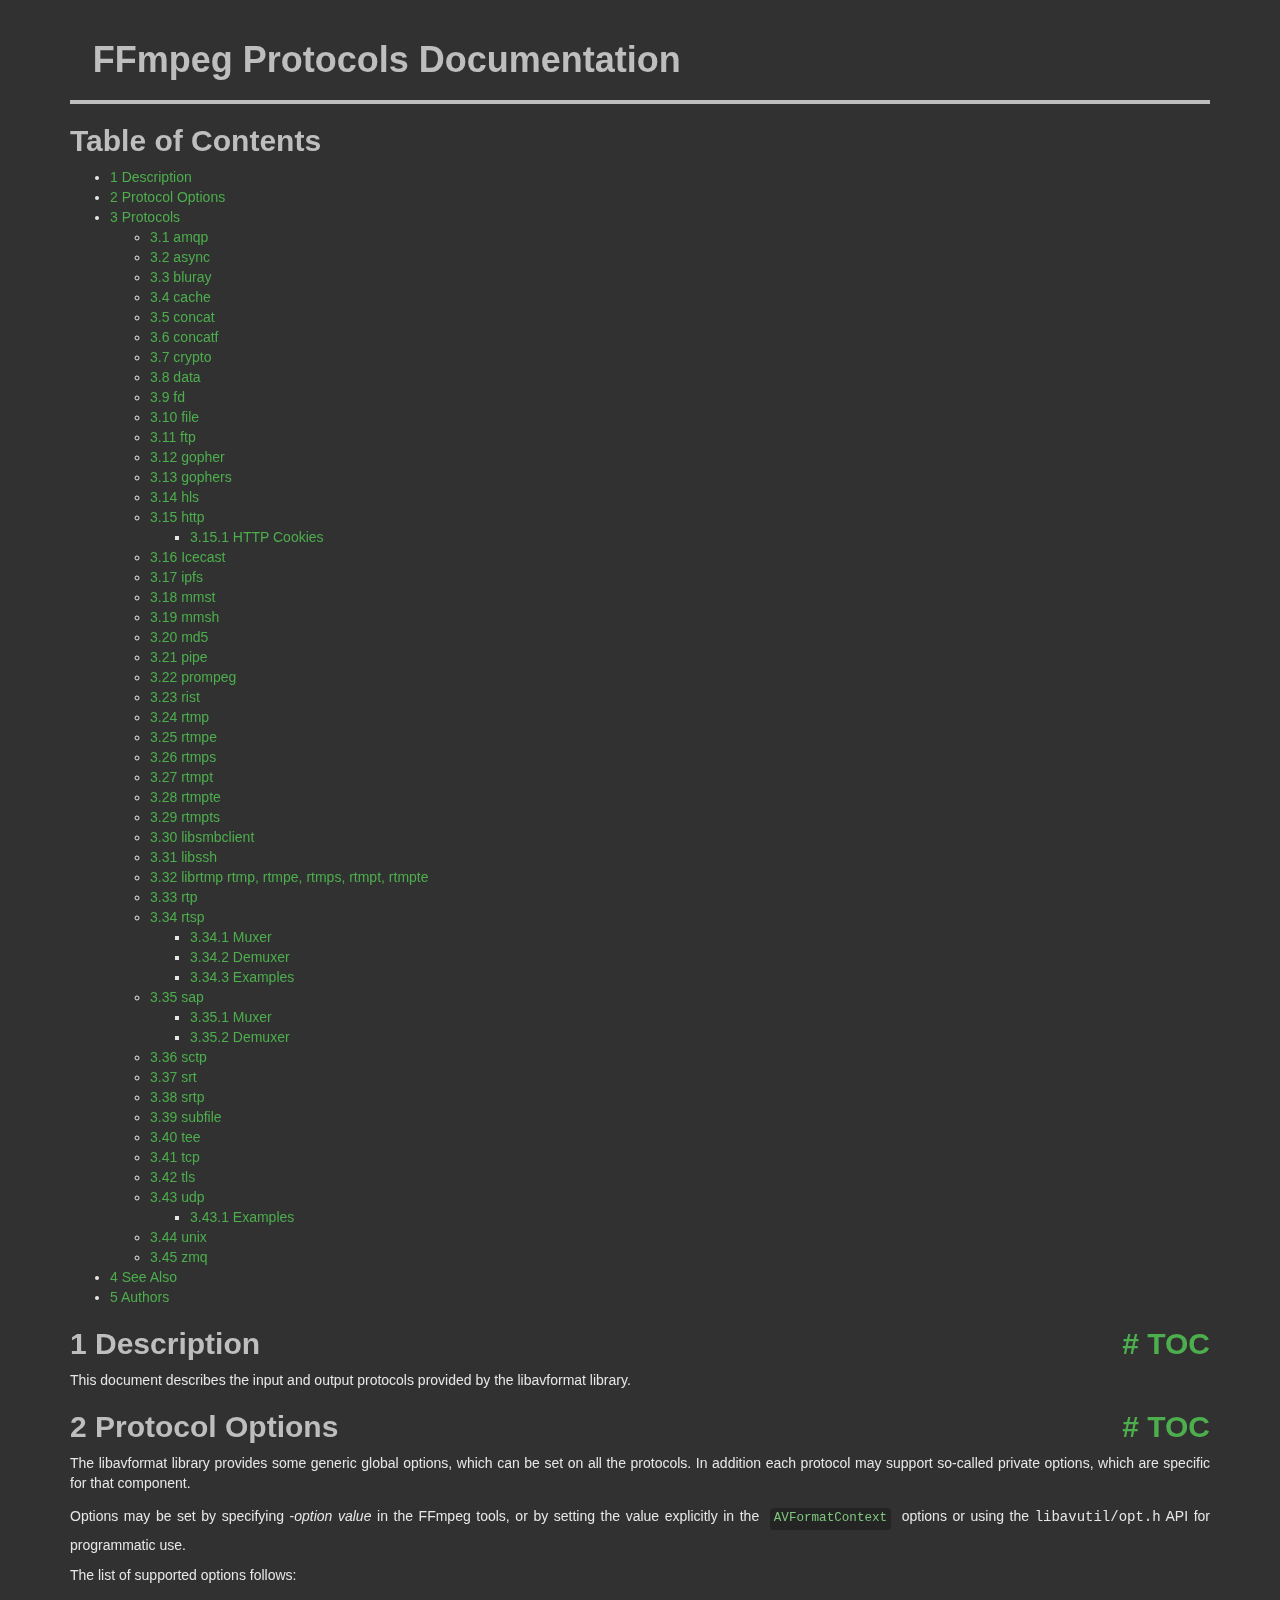
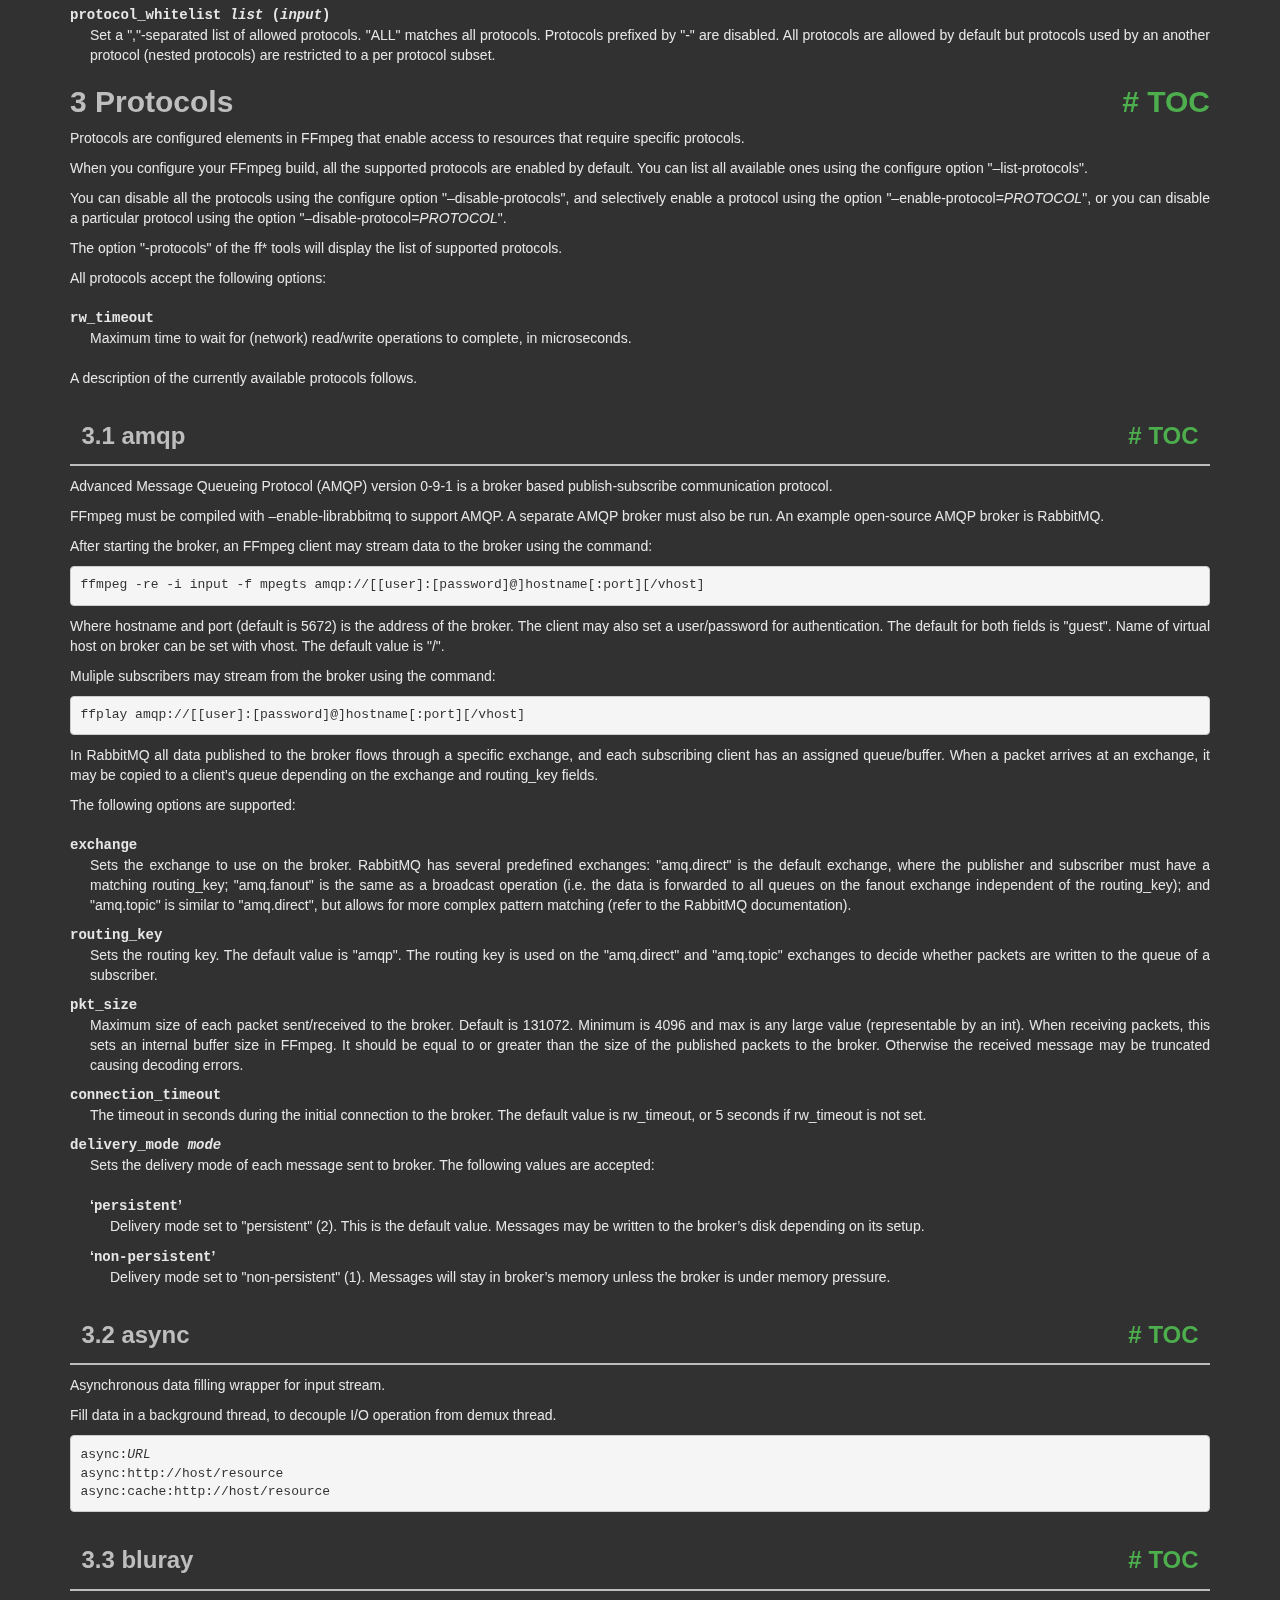
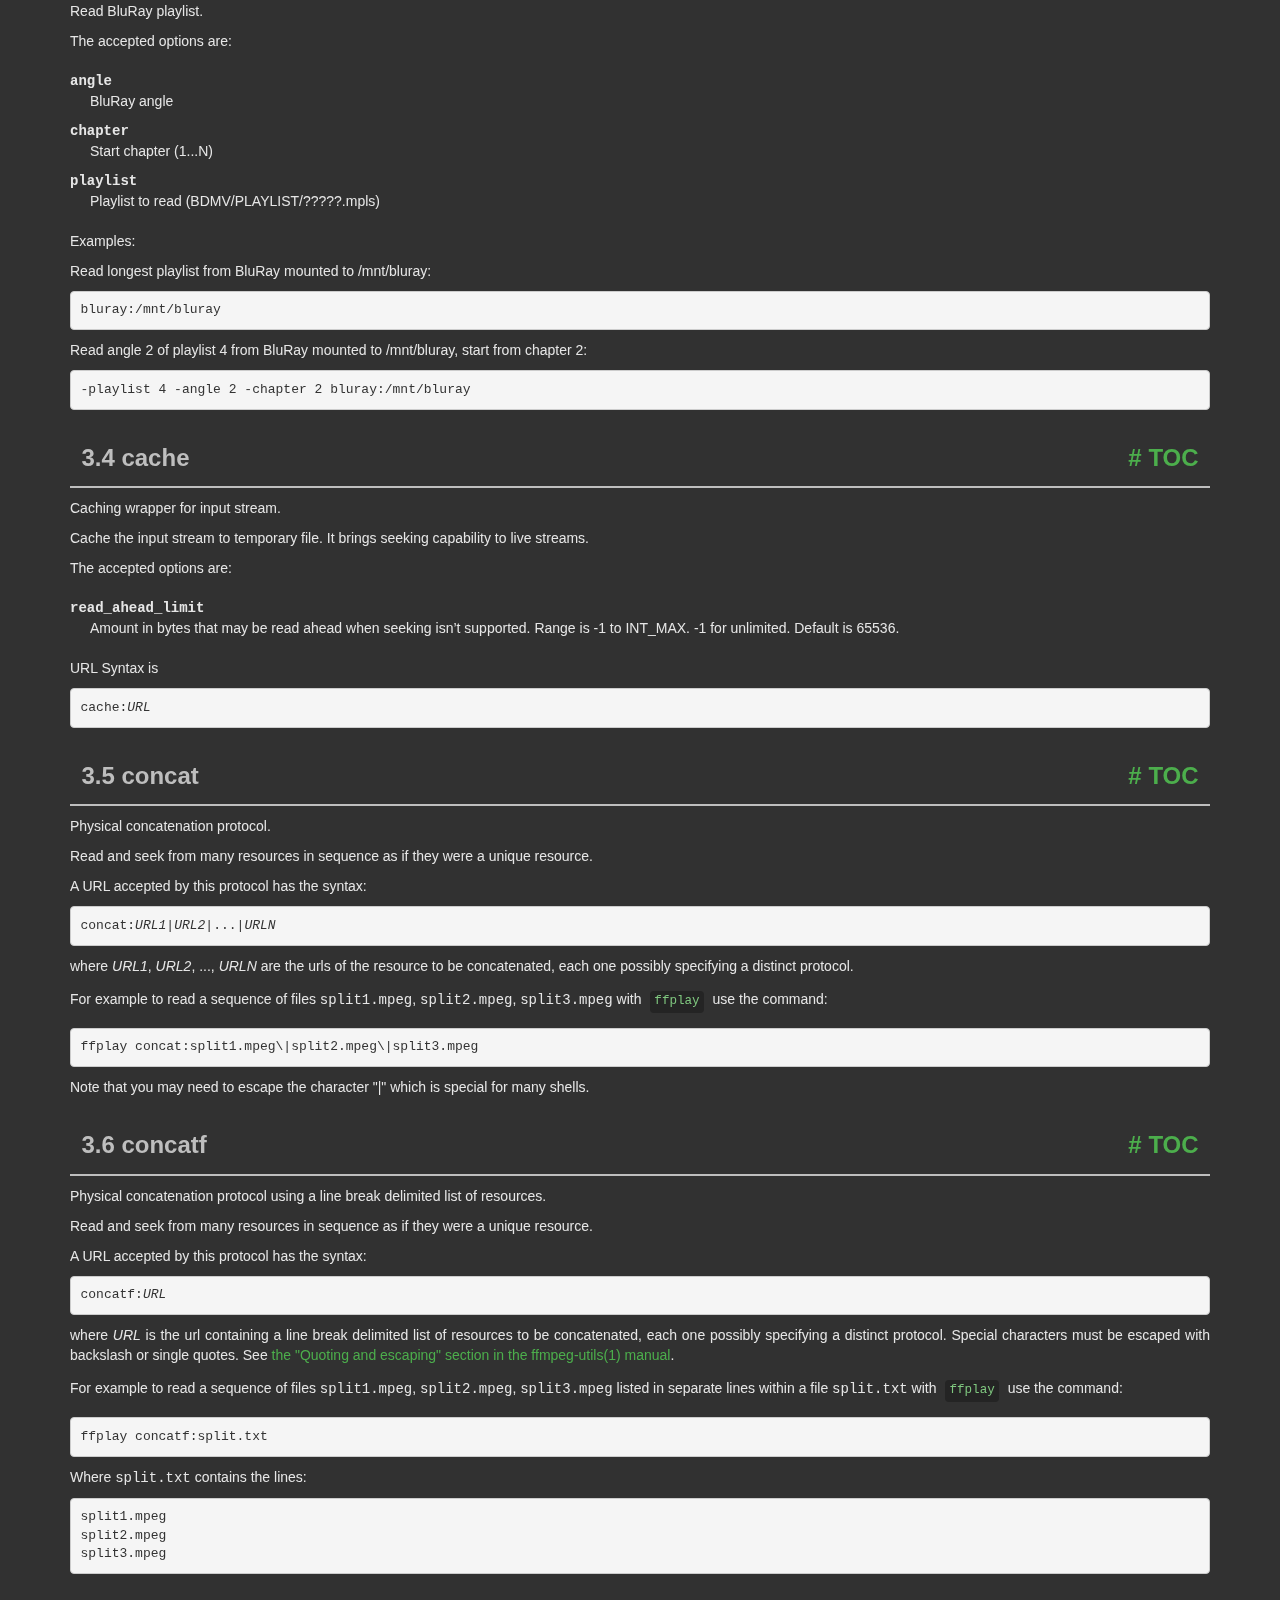
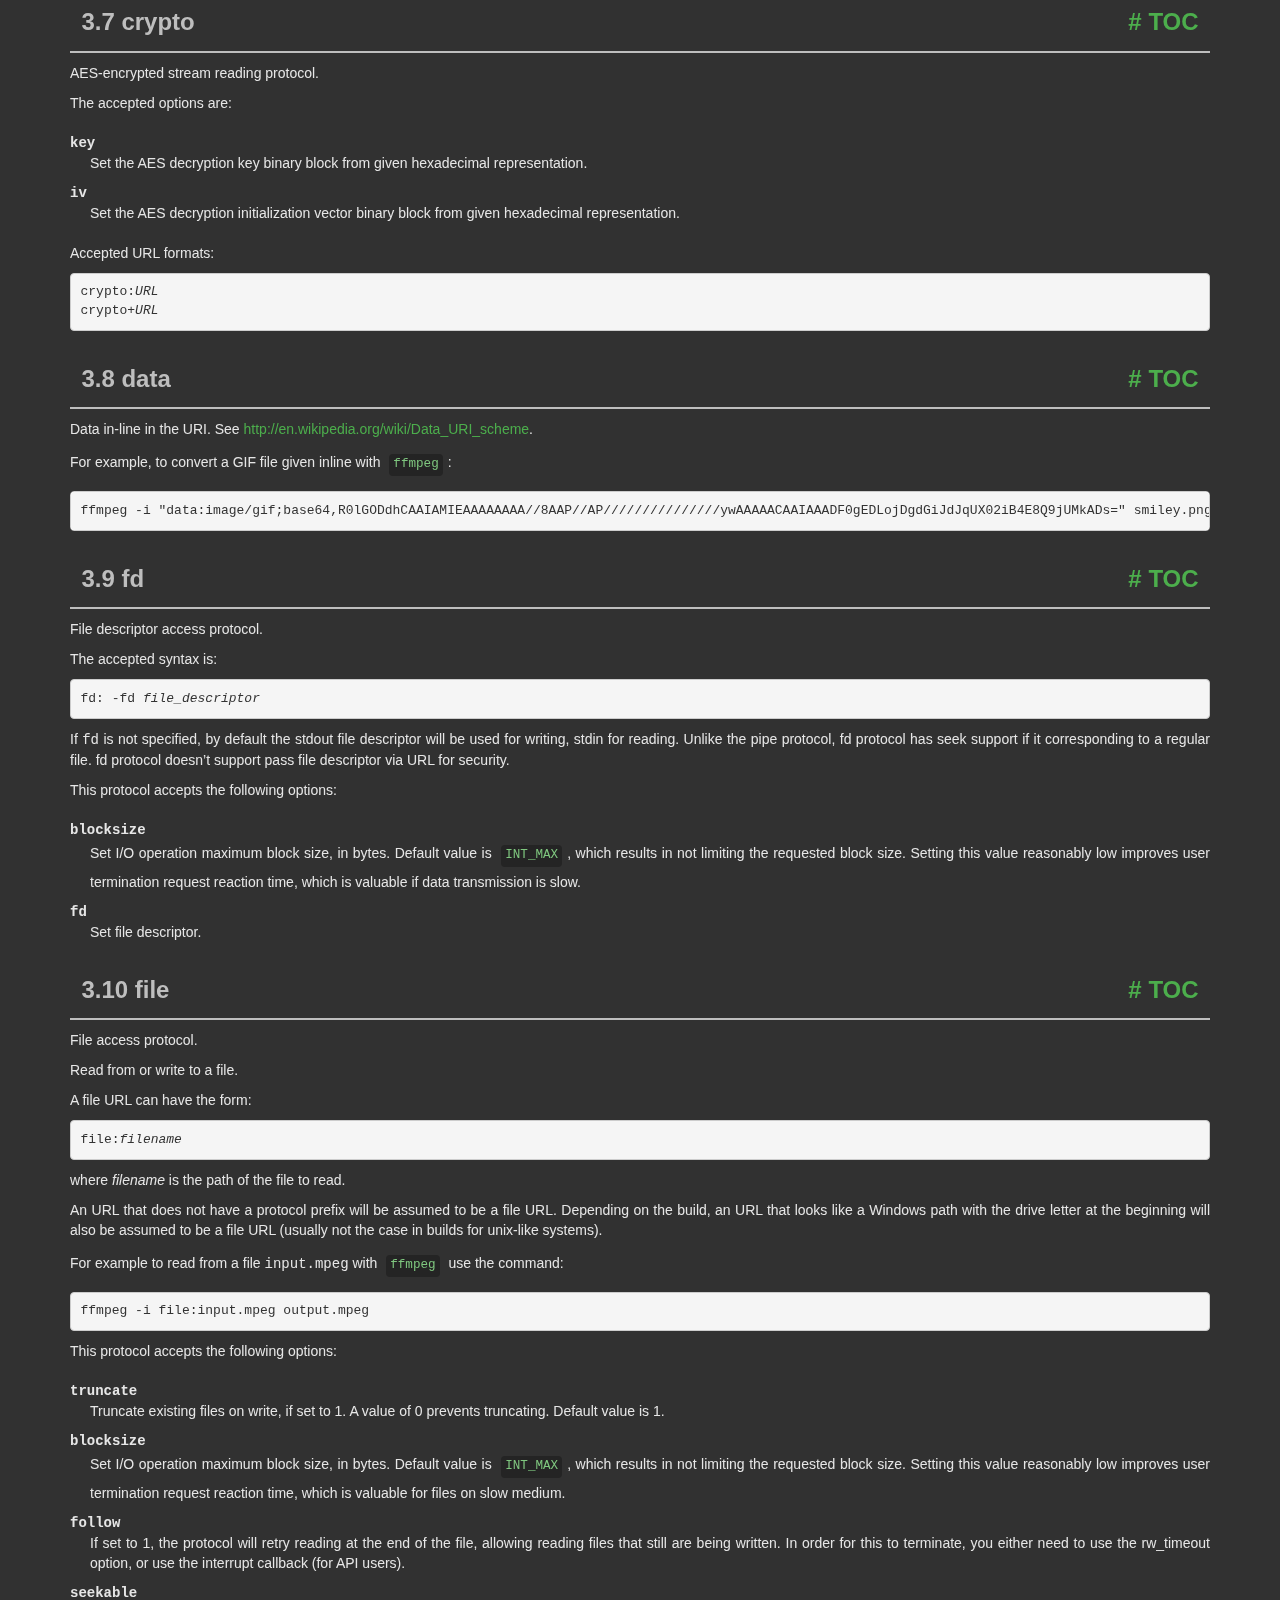
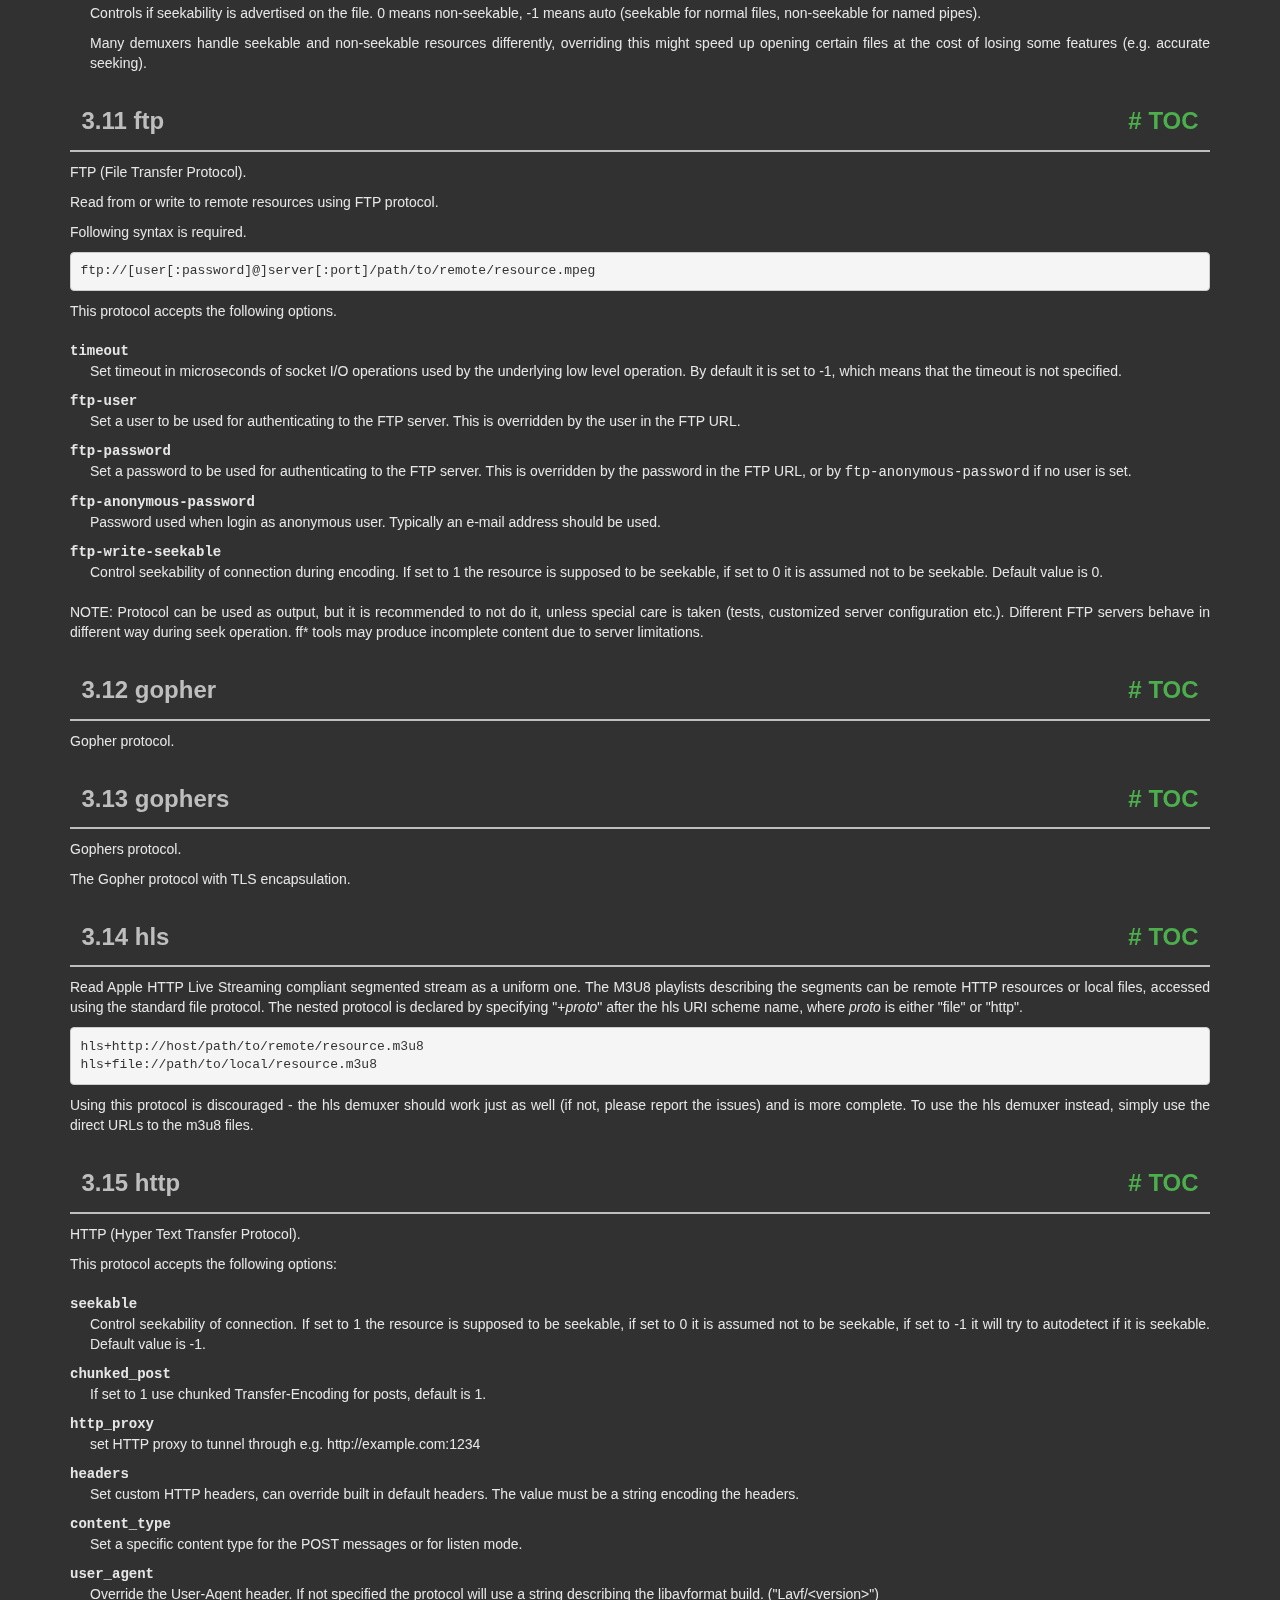
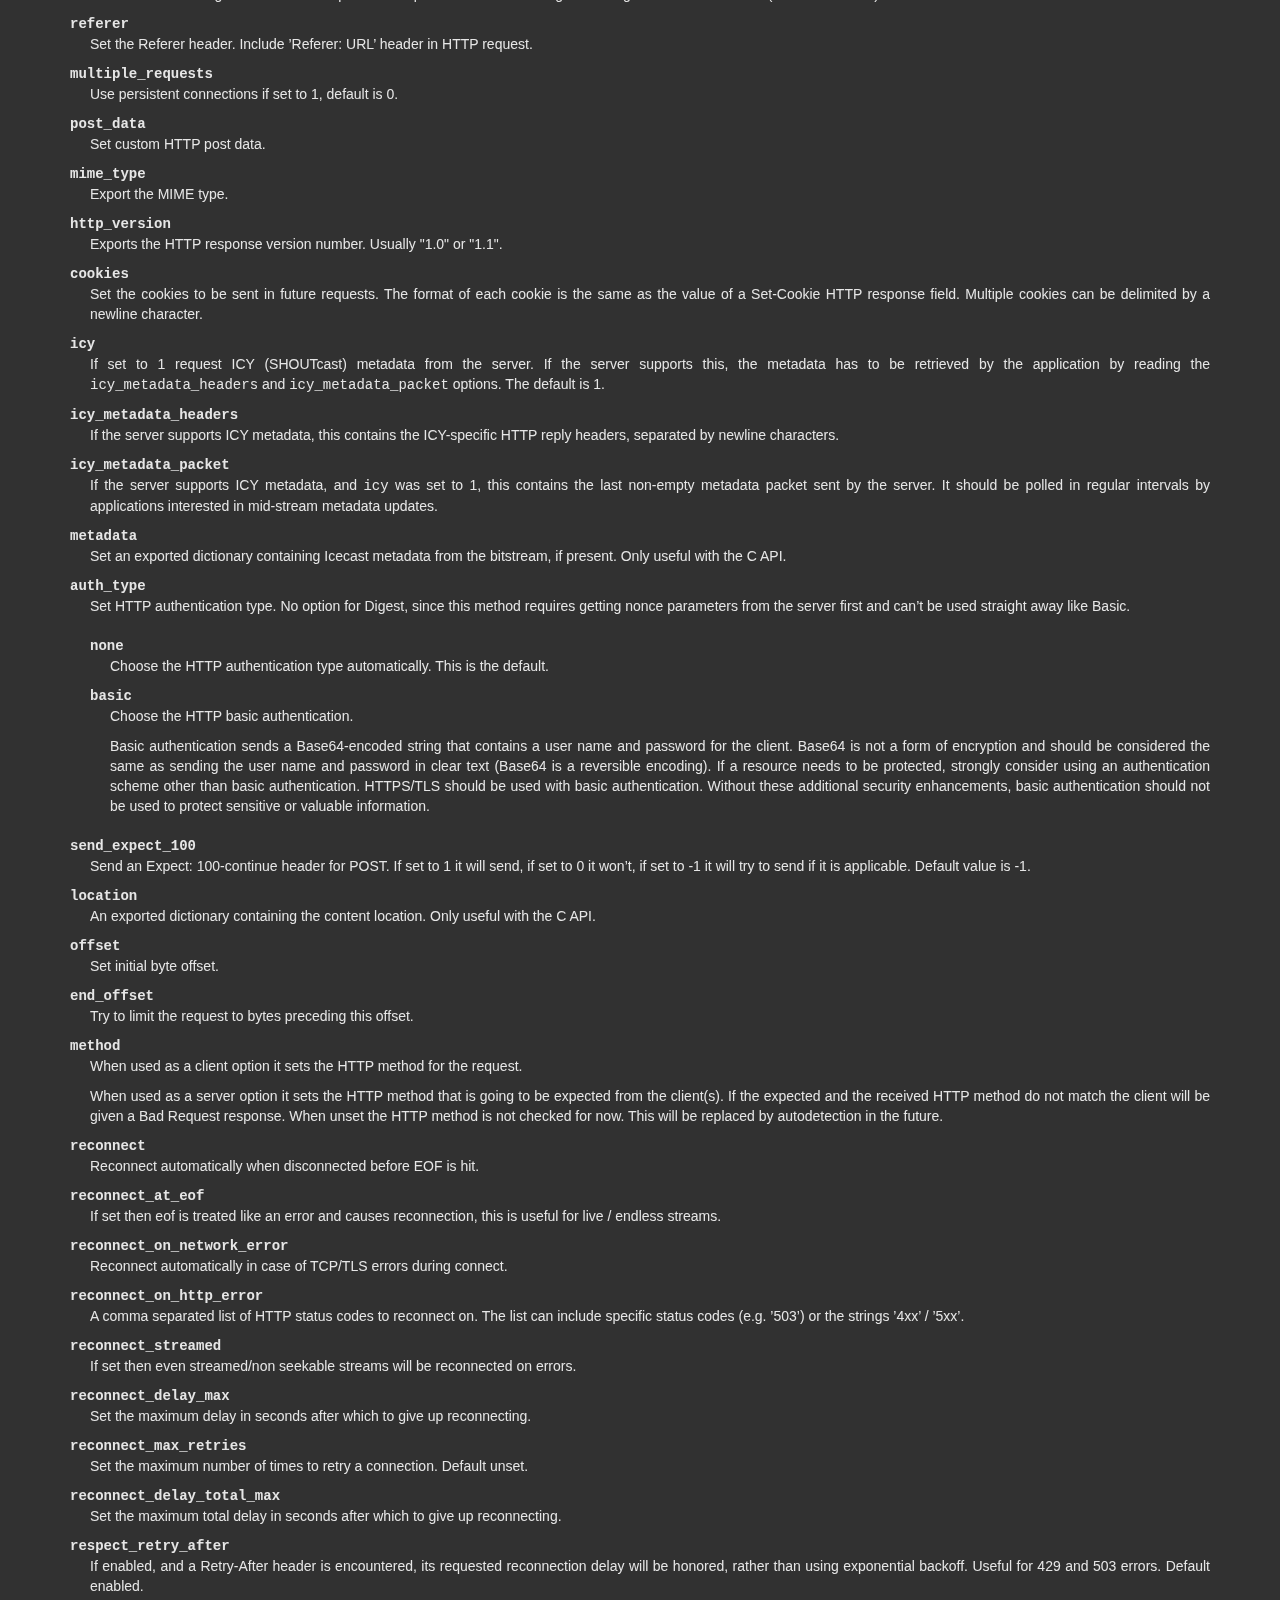
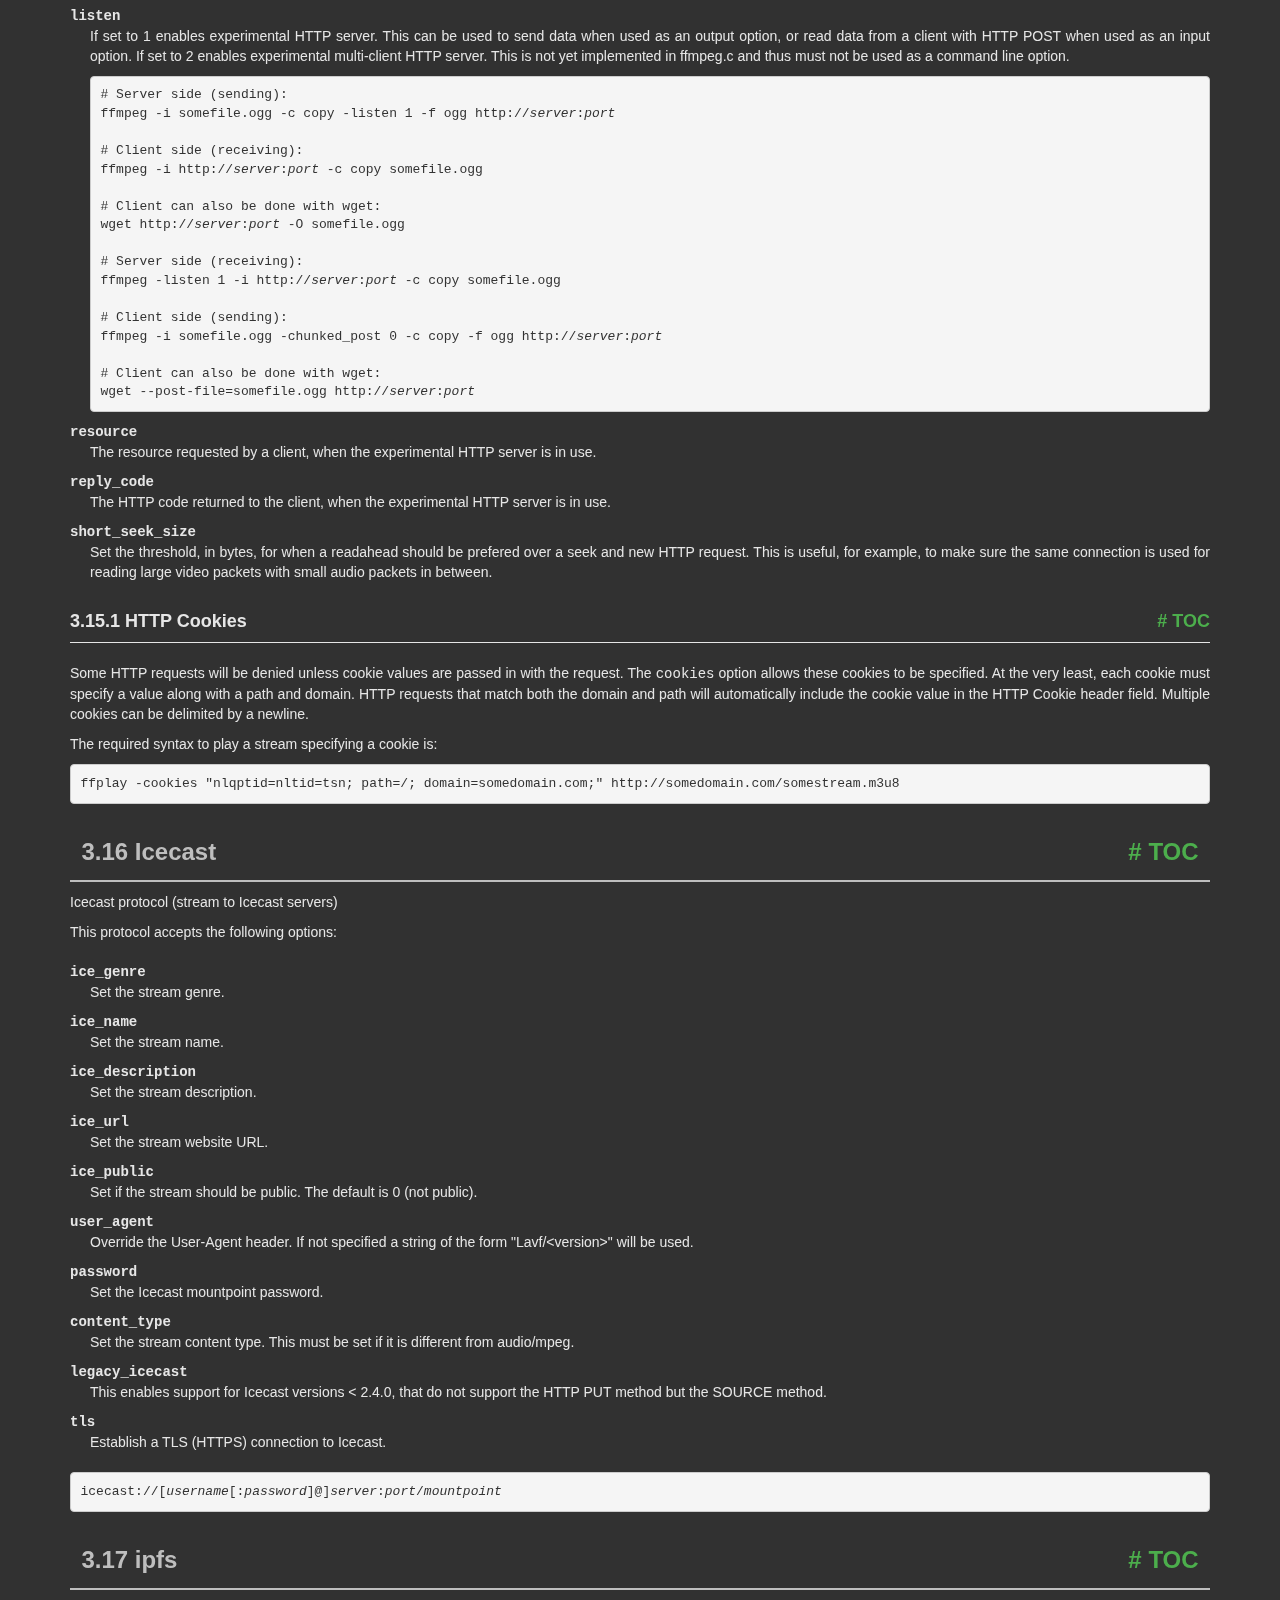
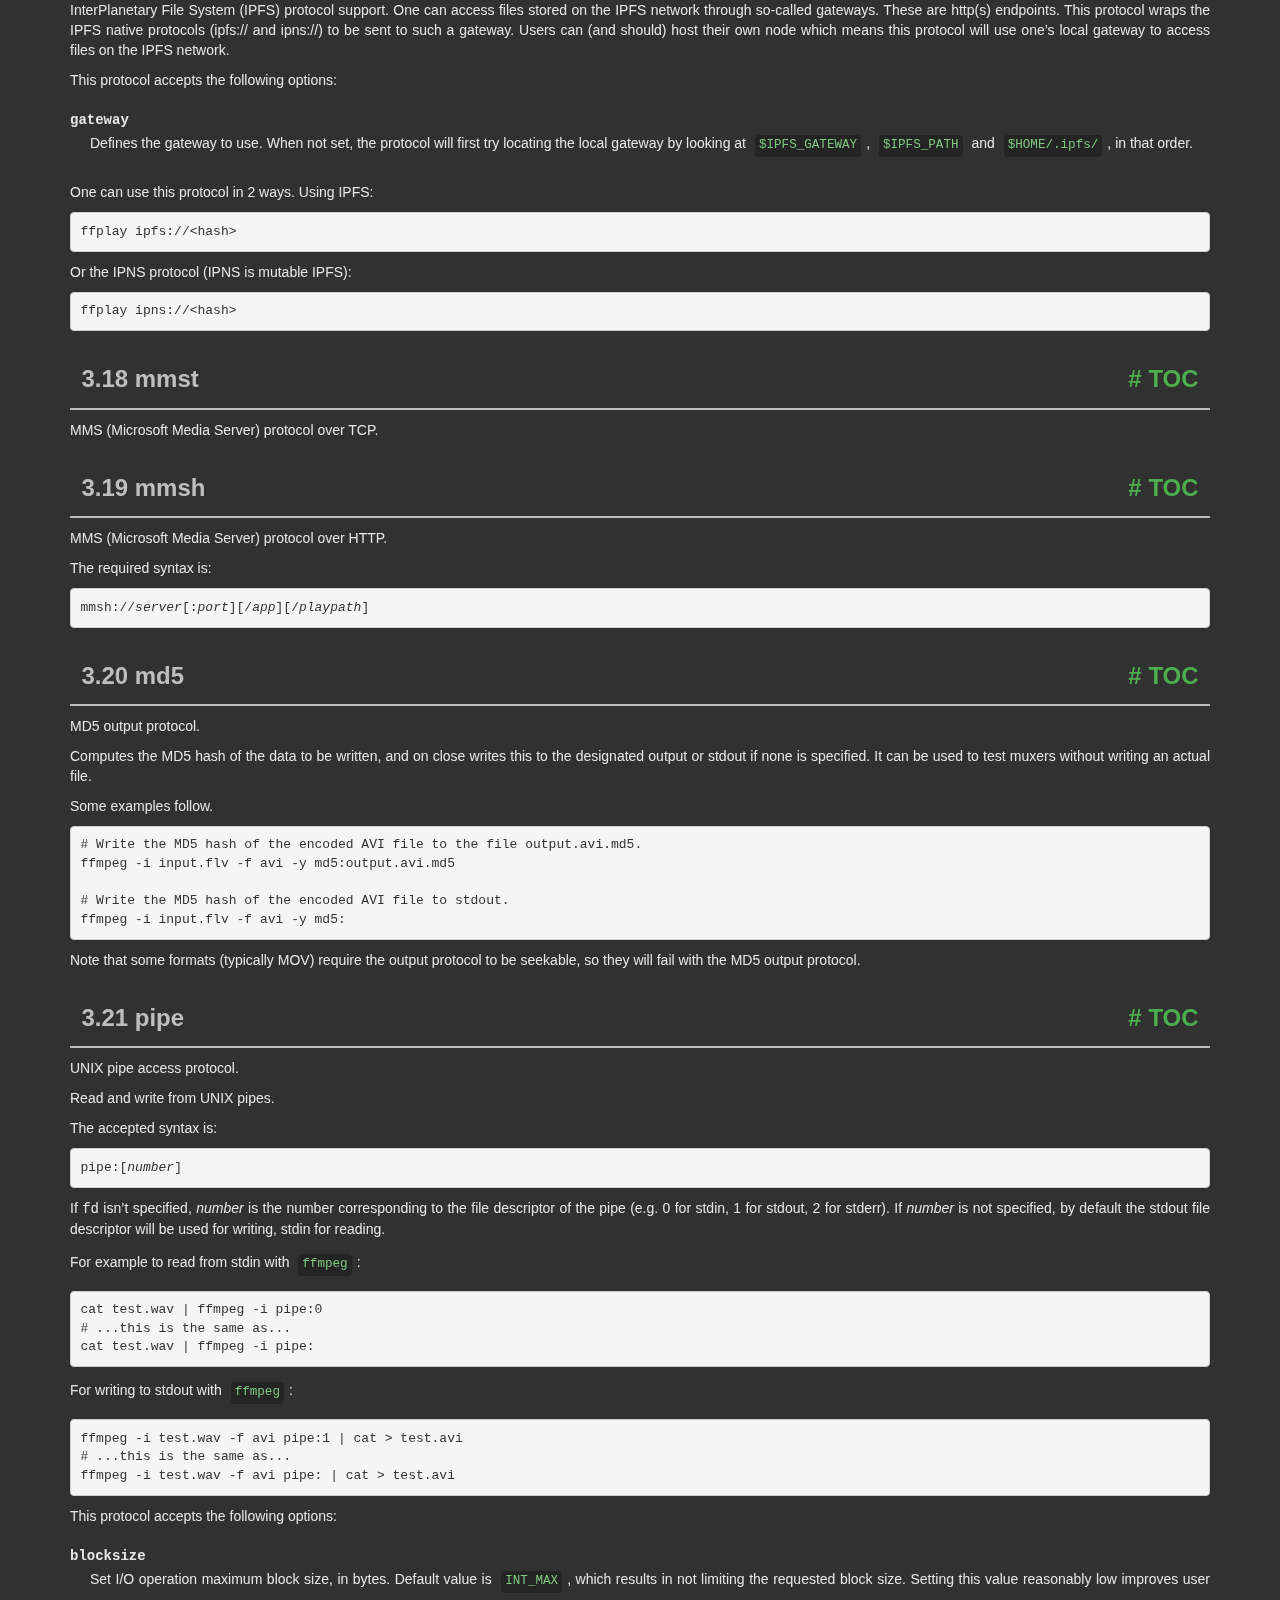
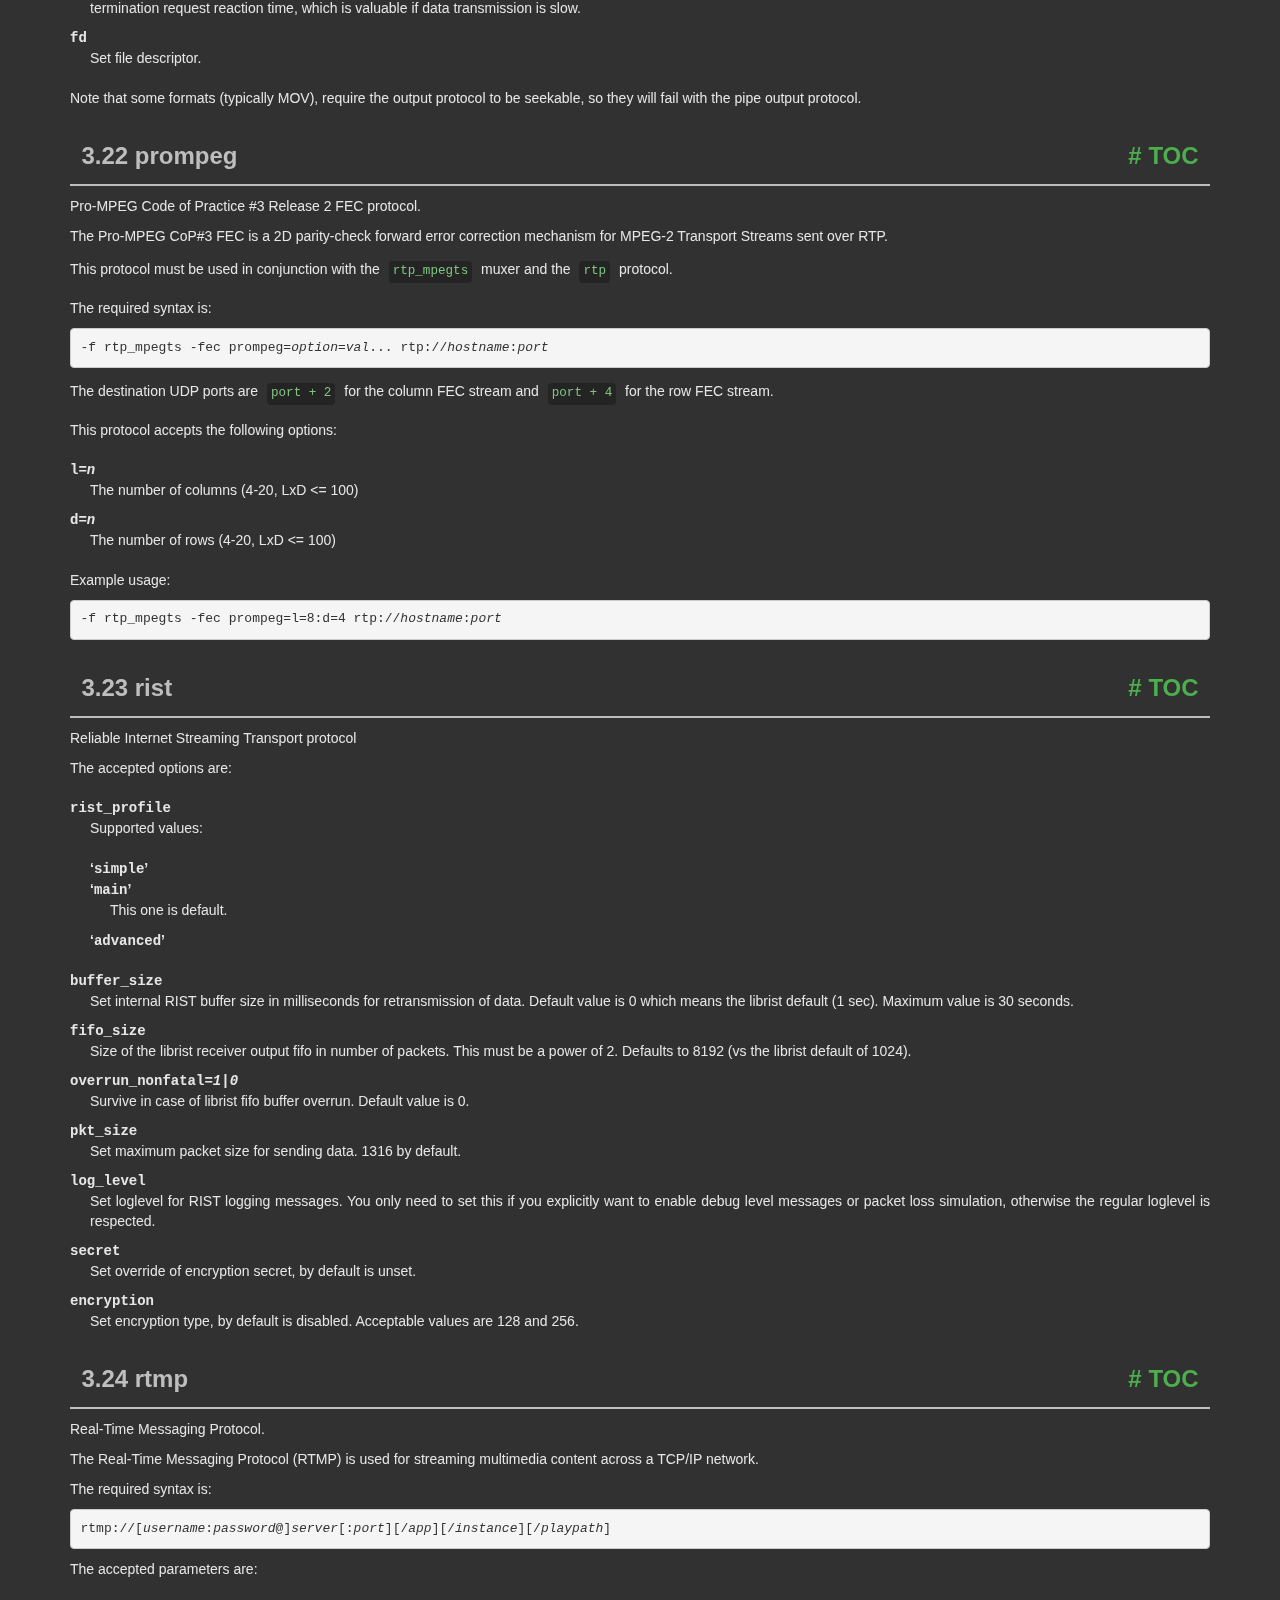
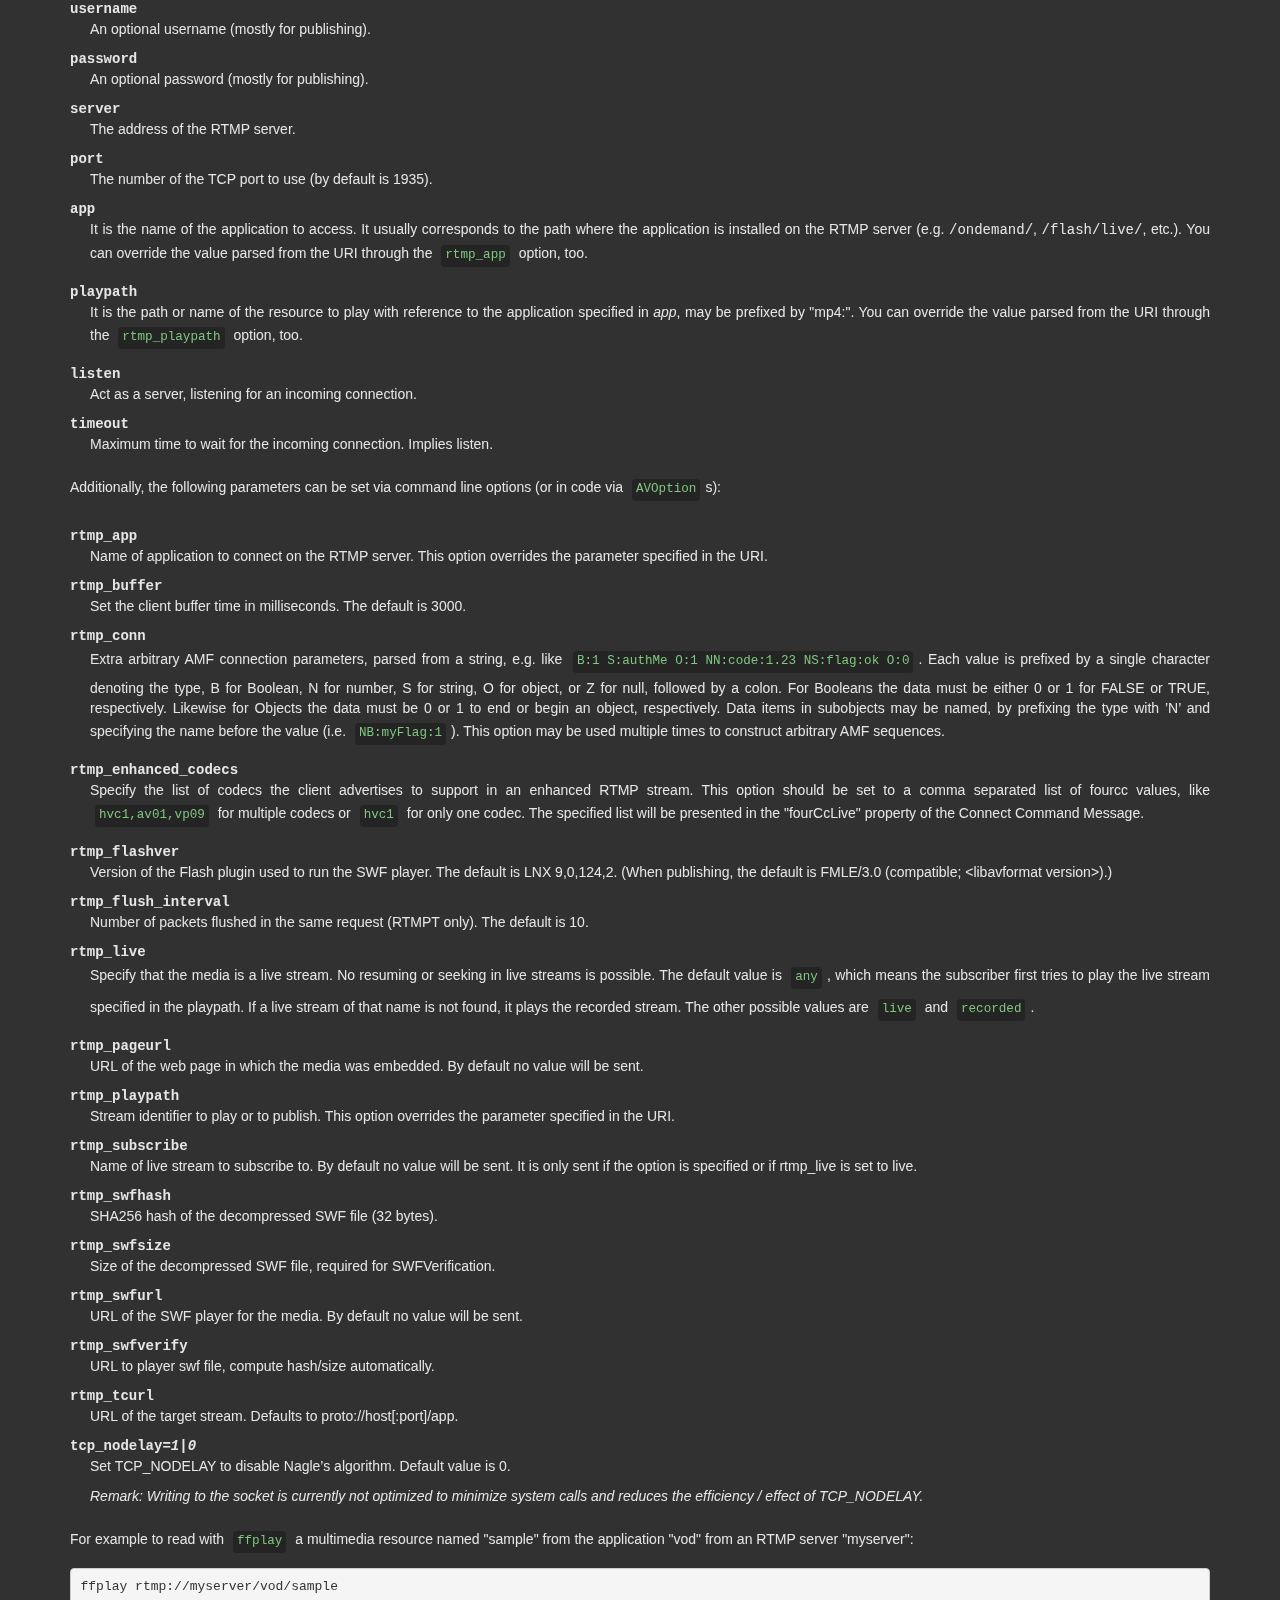
<file: ffmpeg/ffmpeg-7.1.1-essentials_build/doc/ffmpeg-protocols.html>
<!DOCTYPE html PUBLIC "-//W3C//DTD HTML 4.01 Transitional//EN" "http://www.w3.org/TR/html4/loose.dtd">
<html>
<!-- Created by , GNU Texinfo 7.1.1 -->
  <head>
    <meta charset="utf-8">
    <title>
      FFmpeg Protocols Documentation
    </title>
    <meta name="viewport" content="width=device-width,initial-scale=1.0">
    <link rel="stylesheet" type="text/css" href="bootstrap.min.css">
    <link rel="stylesheet" type="text/css" href="style.min.css">
  </head>
  <body>
    <div class="container">
      <h1>
      FFmpeg Protocols Documentation
      </h1>


<a name="SEC_Top"></a>

<div class="element-contents" id="SEC_Contents">
<h2 class="contents-heading">Table of Contents</h2>

<div class="contents">

<ul class="toc-numbered-mark">
  <li><a id="toc-Description" href="#Description">1 Description</a></li>
  <li><a id="toc-Protocol-Options" href="#Protocol-Options">2 Protocol Options</a></li>
  <li><a id="toc-Protocols" href="#Protocols">3 Protocols</a>
  <ul class="toc-numbered-mark">
    <li><a id="toc-amqp" href="#amqp">3.1 amqp</a></li>
    <li><a id="toc-async" href="#async">3.2 async</a></li>
    <li><a id="toc-bluray" href="#bluray">3.3 bluray</a></li>
    <li><a id="toc-cache" href="#cache">3.4 cache</a></li>
    <li><a id="toc-concat" href="#concat">3.5 concat</a></li>
    <li><a id="toc-concatf" href="#concatf">3.6 concatf</a></li>
    <li><a id="toc-crypto" href="#crypto">3.7 crypto</a></li>
    <li><a id="toc-data" href="#data">3.8 data</a></li>
    <li><a id="toc-fd" href="#fd">3.9 fd</a></li>
    <li><a id="toc-file" href="#file">3.10 file</a></li>
    <li><a id="toc-ftp" href="#ftp">3.11 ftp</a></li>
    <li><a id="toc-gopher" href="#gopher">3.12 gopher</a></li>
    <li><a id="toc-gophers" href="#gophers">3.13 gophers</a></li>
    <li><a id="toc-hls" href="#hls">3.14 hls</a></li>
    <li><a id="toc-http" href="#http">3.15 http</a>
    <ul class="toc-numbered-mark">
      <li><a id="toc-HTTP-Cookies" href="#HTTP-Cookies">3.15.1 HTTP Cookies</a></li>
    </ul></li>
    <li><a id="toc-Icecast" href="#Icecast">3.16 Icecast</a></li>
    <li><a id="toc-ipfs" href="#ipfs">3.17 ipfs</a></li>
    <li><a id="toc-mmst" href="#mmst">3.18 mmst</a></li>
    <li><a id="toc-mmsh" href="#mmsh">3.19 mmsh</a></li>
    <li><a id="toc-md5" href="#md5">3.20 md5</a></li>
    <li><a id="toc-pipe" href="#pipe">3.21 pipe</a></li>
    <li><a id="toc-prompeg" href="#prompeg">3.22 prompeg</a></li>
    <li><a id="toc-rist" href="#rist">3.23 rist</a></li>
    <li><a id="toc-rtmp" href="#rtmp">3.24 rtmp</a></li>
    <li><a id="toc-rtmpe" href="#rtmpe">3.25 rtmpe</a></li>
    <li><a id="toc-rtmps" href="#rtmps">3.26 rtmps</a></li>
    <li><a id="toc-rtmpt" href="#rtmpt">3.27 rtmpt</a></li>
    <li><a id="toc-rtmpte" href="#rtmpte">3.28 rtmpte</a></li>
    <li><a id="toc-rtmpts" href="#rtmpts">3.29 rtmpts</a></li>
    <li><a id="toc-libsmbclient" href="#libsmbclient">3.30 libsmbclient</a></li>
    <li><a id="toc-libssh" href="#libssh">3.31 libssh</a></li>
    <li><a id="toc-librtmp-rtmp_002c-rtmpe_002c-rtmps_002c-rtmpt_002c-rtmpte" href="#librtmp-rtmp_002c-rtmpe_002c-rtmps_002c-rtmpt_002c-rtmpte">3.32 librtmp rtmp, rtmpe, rtmps, rtmpt, rtmpte</a></li>
    <li><a id="toc-rtp" href="#rtp">3.33 rtp</a></li>
    <li><a id="toc-rtsp" href="#rtsp">3.34 rtsp</a>
    <ul class="toc-numbered-mark">
      <li><a id="toc-Muxer" href="#Muxer">3.34.1 Muxer</a></li>
      <li><a id="toc-Demuxer" href="#Demuxer">3.34.2 Demuxer</a></li>
      <li><a id="toc-Examples" href="#Examples">3.34.3 Examples</a></li>
    </ul></li>
    <li><a id="toc-sap" href="#sap">3.35 sap</a>
    <ul class="toc-numbered-mark">
      <li><a id="toc-Muxer-1" href="#Muxer-1">3.35.1 Muxer</a></li>
      <li><a id="toc-Demuxer-1" href="#Demuxer-1">3.35.2 Demuxer</a></li>
    </ul></li>
    <li><a id="toc-sctp" href="#sctp">3.36 sctp</a></li>
    <li><a id="toc-srt" href="#srt">3.37 srt</a></li>
    <li><a id="toc-srtp" href="#srtp">3.38 srtp</a></li>
    <li><a id="toc-subfile" href="#subfile">3.39 subfile</a></li>
    <li><a id="toc-tee" href="#tee">3.40 tee</a></li>
    <li><a id="toc-tcp" href="#tcp">3.41 tcp</a></li>
    <li><a id="toc-tls" href="#tls">3.42 tls</a></li>
    <li><a id="toc-udp" href="#udp">3.43 udp</a>
    <ul class="toc-numbered-mark">
      <li><a id="toc-Examples-1" href="#Examples-1">3.43.1 Examples</a></li>
    </ul></li>
    <li><a id="toc-unix" href="#unix">3.44 unix</a></li>
    <li><a id="toc-zmq" href="#zmq">3.45 zmq</a></li>
  </ul></li>
  <li><a id="toc-See-Also" href="#See-Also">4 See Also</a></li>
  <li><a id="toc-Authors" href="#Authors">5 Authors</a></li>
</ul>
</div>
</div>

<a name="Description"></a>
<h2 class="chapter">1 Description<span class="pull-right"><a class="anchor hidden-xs" href="#Description" aria-hidden="true">#</a> <a class="anchor hidden-xs"href="#toc-Description" aria-hidden="true">TOC</a></span></h2>

<p>This document describes the input and output protocols provided by the
libavformat library.
</p>

<a name="Protocol-Options"></a>
<h2 class="chapter">2 Protocol Options<span class="pull-right"><a class="anchor hidden-xs" href="#Protocol-Options" aria-hidden="true">#</a> <a class="anchor hidden-xs"href="#toc-Protocol-Options" aria-hidden="true">TOC</a></span></h2>

<p>The libavformat library provides some generic global options, which
can be set on all the protocols. In addition each protocol may support
so-called private options, which are specific for that component.
</p>
<p>Options may be set by specifying -<var class="var">option</var> <var class="var">value</var> in the
FFmpeg tools, or by setting the value explicitly in the
<code class="code">AVFormatContext</code> options or using the <samp class="file">libavutil/opt.h</samp> API
for programmatic use.
</p>
<p>The list of supported options follows:
</p>
<dl class="table">
<dt><samp class="option">protocol_whitelist <var class="var">list</var> (<em class="emph">input</em>)</samp></dt>
<dd><p>Set a &quot;,&quot;-separated list of allowed protocols. &quot;ALL&quot; matches all protocols. Protocols
prefixed by &quot;-&quot; are disabled.
All protocols are allowed by default but protocols used by an another
protocol (nested protocols) are restricted to a per protocol subset.
</p></dd>
</dl>


<a name="Protocols"></a>
<h2 class="chapter">3 Protocols<span class="pull-right"><a class="anchor hidden-xs" href="#Protocols" aria-hidden="true">#</a> <a class="anchor hidden-xs"href="#toc-Protocols" aria-hidden="true">TOC</a></span></h2>

<p>Protocols are configured elements in FFmpeg that enable access to
resources that require specific protocols.
</p>
<p>When you configure your FFmpeg build, all the supported protocols are
enabled by default. You can list all available ones using the
configure option &quot;&ndash;list-protocols&quot;.
</p>
<p>You can disable all the protocols using the configure option
&quot;&ndash;disable-protocols&quot;, and selectively enable a protocol using the
option &quot;&ndash;enable-protocol=<var class="var">PROTOCOL</var>&quot;, or you can disable a
particular protocol using the option
&quot;&ndash;disable-protocol=<var class="var">PROTOCOL</var>&quot;.
</p>
<p>The option &quot;-protocols&quot; of the ff* tools will display the list of
supported protocols.
</p>
<p>All protocols accept the following options:
</p>
<dl class="table">
<dt><samp class="option">rw_timeout</samp></dt>
<dd><p>Maximum time to wait for (network) read/write operations to complete,
in microseconds.
</p></dd>
</dl>

<p>A description of the currently available protocols follows.
</p>
<a name="amqp"></a>
<h3 class="section">3.1 amqp<span class="pull-right"><a class="anchor hidden-xs" href="#amqp" aria-hidden="true">#</a> <a class="anchor hidden-xs"href="#toc-amqp" aria-hidden="true">TOC</a></span></h3>

<p>Advanced Message Queueing Protocol (AMQP) version 0-9-1 is a broker based
publish-subscribe communication protocol.
</p>
<p>FFmpeg must be compiled with &ndash;enable-librabbitmq to support AMQP. A separate
AMQP broker must also be run. An example open-source AMQP broker is RabbitMQ.
</p>
<p>After starting the broker, an FFmpeg client may stream data to the broker using
the command:
</p>
<div class="example">
<pre class="example-preformatted">ffmpeg -re -i input -f mpegts amqp://[[user]:[password]@]hostname[:port][/vhost]
</pre></div>

<p>Where hostname and port (default is 5672) is the address of the broker. The
client may also set a user/password for authentication. The default for both
fields is &quot;guest&quot;. Name of virtual host on broker can be set with vhost. The
default value is &quot;/&quot;.
</p>
<p>Muliple subscribers may stream from the broker using the command:
</p><div class="example">
<pre class="example-preformatted">ffplay amqp://[[user]:[password]@]hostname[:port][/vhost]
</pre></div>

<p>In RabbitMQ all data published to the broker flows through a specific exchange,
and each subscribing client has an assigned queue/buffer. When a packet arrives
at an exchange, it may be copied to a client&rsquo;s queue depending on the exchange
and routing_key fields.
</p>
<p>The following options are supported:
</p>
<dl class="table">
<dt><samp class="option">exchange</samp></dt>
<dd><p>Sets the exchange to use on the broker. RabbitMQ has several predefined
exchanges: &quot;amq.direct&quot; is the default exchange, where the publisher and
subscriber must have a matching routing_key; &quot;amq.fanout&quot; is the same as a
broadcast operation (i.e. the data is forwarded to all queues on the fanout
exchange independent of the routing_key); and &quot;amq.topic&quot; is similar to
&quot;amq.direct&quot;, but allows for more complex pattern matching (refer to the RabbitMQ
documentation).
</p>
</dd>
<dt><samp class="option">routing_key</samp></dt>
<dd><p>Sets the routing key. The default value is &quot;amqp&quot;. The routing key is used on
the &quot;amq.direct&quot; and &quot;amq.topic&quot; exchanges to decide whether packets are written
to the queue of a subscriber.
</p>
</dd>
<dt><samp class="option">pkt_size</samp></dt>
<dd><p>Maximum size of each packet sent/received to the broker. Default is 131072.
Minimum is 4096 and max is any large value (representable by an int). When
receiving packets, this sets an internal buffer size in FFmpeg. It should be
equal to or greater than the size of the published packets to the broker. Otherwise
the received message may be truncated causing decoding errors.
</p>
</dd>
<dt><samp class="option">connection_timeout</samp></dt>
<dd><p>The timeout in seconds during the initial connection to the broker. The
default value is rw_timeout, or 5 seconds if rw_timeout is not set.
</p>
</dd>
<dt><samp class="option">delivery_mode <var class="var">mode</var></samp></dt>
<dd><p>Sets the delivery mode of each message sent to broker.
The following values are accepted:
</p><dl class="table">
<dt>&lsquo;<samp class="samp">persistent</samp>&rsquo;</dt>
<dd><p>Delivery mode set to &quot;persistent&quot; (2). This is the default value.
Messages may be written to the broker&rsquo;s disk depending on its setup.
</p>
</dd>
<dt>&lsquo;<samp class="samp">non-persistent</samp>&rsquo;</dt>
<dd><p>Delivery mode set to &quot;non-persistent&quot; (1).
Messages will stay in broker&rsquo;s memory unless the broker is under memory
pressure.
</p>
</dd>
</dl>

</dd>
</dl>

<a name="async"></a>
<h3 class="section">3.2 async<span class="pull-right"><a class="anchor hidden-xs" href="#async" aria-hidden="true">#</a> <a class="anchor hidden-xs"href="#toc-async" aria-hidden="true">TOC</a></span></h3>

<p>Asynchronous data filling wrapper for input stream.
</p>
<p>Fill data in a background thread, to decouple I/O operation from demux thread.
</p>
<div class="example">
<pre class="example-preformatted">async:<var class="var">URL</var>
async:http://host/resource
async:cache:http://host/resource
</pre></div>

<a name="bluray"></a>
<h3 class="section">3.3 bluray<span class="pull-right"><a class="anchor hidden-xs" href="#bluray" aria-hidden="true">#</a> <a class="anchor hidden-xs"href="#toc-bluray" aria-hidden="true">TOC</a></span></h3>

<p>Read BluRay playlist.
</p>
<p>The accepted options are:
</p><dl class="table">
<dt><samp class="option">angle</samp></dt>
<dd><p>BluRay angle
</p>
</dd>
<dt><samp class="option">chapter</samp></dt>
<dd><p>Start chapter (1...N)
</p>
</dd>
<dt><samp class="option">playlist</samp></dt>
<dd><p>Playlist to read (BDMV/PLAYLIST/?????.mpls)
</p>
</dd>
</dl>

<p>Examples:
</p>
<p>Read longest playlist from BluRay mounted to /mnt/bluray:
</p><div class="example">
<pre class="example-preformatted">bluray:/mnt/bluray
</pre></div>

<p>Read angle 2 of playlist 4 from BluRay mounted to /mnt/bluray, start from chapter 2:
</p><div class="example">
<pre class="example-preformatted">-playlist 4 -angle 2 -chapter 2 bluray:/mnt/bluray
</pre></div>

<a name="cache"></a>
<h3 class="section">3.4 cache<span class="pull-right"><a class="anchor hidden-xs" href="#cache" aria-hidden="true">#</a> <a class="anchor hidden-xs"href="#toc-cache" aria-hidden="true">TOC</a></span></h3>

<p>Caching wrapper for input stream.
</p>
<p>Cache the input stream to temporary file. It brings seeking capability to live streams.
</p>
<p>The accepted options are:
</p><dl class="table">
<dt><samp class="option">read_ahead_limit</samp></dt>
<dd><p>Amount in bytes that may be read ahead when seeking isn&rsquo;t supported. Range is -1 to INT_MAX.
-1 for unlimited. Default is 65536.
</p>
</dd>
</dl>

<p>URL Syntax is
</p><div class="example">
<pre class="example-preformatted">cache:<var class="var">URL</var>
</pre></div>

<a name="concat"></a>
<h3 class="section">3.5 concat<span class="pull-right"><a class="anchor hidden-xs" href="#concat" aria-hidden="true">#</a> <a class="anchor hidden-xs"href="#toc-concat" aria-hidden="true">TOC</a></span></h3>

<p>Physical concatenation protocol.
</p>
<p>Read and seek from many resources in sequence as if they were
a unique resource.
</p>
<p>A URL accepted by this protocol has the syntax:
</p><div class="example">
<pre class="example-preformatted">concat:<var class="var">URL1</var>|<var class="var">URL2</var>|...|<var class="var">URLN</var>
</pre></div>

<p>where <var class="var">URL1</var>, <var class="var">URL2</var>, ..., <var class="var">URLN</var> are the urls of the
resource to be concatenated, each one possibly specifying a distinct
protocol.
</p>
<p>For example to read a sequence of files <samp class="file">split1.mpeg</samp>,
<samp class="file">split2.mpeg</samp>, <samp class="file">split3.mpeg</samp> with <code class="command">ffplay</code> use the
command:
</p><div class="example">
<pre class="example-preformatted">ffplay concat:split1.mpeg\|split2.mpeg\|split3.mpeg
</pre></div>

<p>Note that you may need to escape the character &quot;|&quot; which is special for
many shells.
</p>
<a name="concatf"></a>
<h3 class="section">3.6 concatf<span class="pull-right"><a class="anchor hidden-xs" href="#concatf" aria-hidden="true">#</a> <a class="anchor hidden-xs"href="#toc-concatf" aria-hidden="true">TOC</a></span></h3>

<p>Physical concatenation protocol using a line break delimited list of
resources.
</p>
<p>Read and seek from many resources in sequence as if they were
a unique resource.
</p>
<p>A URL accepted by this protocol has the syntax:
</p><div class="example">
<pre class="example-preformatted">concatf:<var class="var">URL</var>
</pre></div>

<p>where <var class="var">URL</var> is the url containing a line break delimited list of
resources to be concatenated, each one possibly specifying a distinct
protocol. Special characters must be escaped with backslash or single
quotes. See <a data-manual="ffmpeg-utils" href="ffmpeg-utils.html#quoting_005fand_005fescaping">the &quot;Quoting and escaping&quot;
section in the ffmpeg-utils(1) manual</a>.
</p>
<p>For example to read a sequence of files <samp class="file">split1.mpeg</samp>,
<samp class="file">split2.mpeg</samp>, <samp class="file">split3.mpeg</samp> listed in separate lines within
a file <samp class="file">split.txt</samp> with <code class="command">ffplay</code> use the command:
</p><div class="example">
<pre class="example-preformatted">ffplay concatf:split.txt
</pre></div>
<p>Where <samp class="file">split.txt</samp> contains the lines:
</p><div class="example">
<pre class="example-preformatted">split1.mpeg
split2.mpeg
split3.mpeg
</pre></div>

<a name="crypto"></a>
<h3 class="section">3.7 crypto<span class="pull-right"><a class="anchor hidden-xs" href="#crypto" aria-hidden="true">#</a> <a class="anchor hidden-xs"href="#toc-crypto" aria-hidden="true">TOC</a></span></h3>

<p>AES-encrypted stream reading protocol.
</p>
<p>The accepted options are:
</p><dl class="table">
<dt><samp class="option">key</samp></dt>
<dd><p>Set the AES decryption key binary block from given hexadecimal representation.
</p>
</dd>
<dt><samp class="option">iv</samp></dt>
<dd><p>Set the AES decryption initialization vector binary block from given hexadecimal representation.
</p></dd>
</dl>

<p>Accepted URL formats:
</p><div class="example">
<pre class="example-preformatted">crypto:<var class="var">URL</var>
crypto+<var class="var">URL</var>
</pre></div>

<a name="data"></a>
<h3 class="section">3.8 data<span class="pull-right"><a class="anchor hidden-xs" href="#data" aria-hidden="true">#</a> <a class="anchor hidden-xs"href="#toc-data" aria-hidden="true">TOC</a></span></h3>

<p>Data in-line in the URI. See <a class="url" href="http://en.wikipedia.org/wiki/Data_URI_scheme">http://en.wikipedia.org/wiki/Data_URI_scheme</a>.
</p>
<p>For example, to convert a GIF file given inline with <code class="command">ffmpeg</code>:
</p><div class="example">
<pre class="example-preformatted">ffmpeg -i &quot;[data-uri]&quot; smiley.png
</pre></div>

<a name="fd"></a>
<h3 class="section">3.9 fd<span class="pull-right"><a class="anchor hidden-xs" href="#fd" aria-hidden="true">#</a> <a class="anchor hidden-xs"href="#toc-fd" aria-hidden="true">TOC</a></span></h3>

<p>File descriptor access protocol.
</p>
<p>The accepted syntax is:
</p><div class="example">
<pre class="example-preformatted">fd: -fd <var class="var">file_descriptor</var>
</pre></div>

<p>If <samp class="option">fd</samp> is not specified, by default the stdout file descriptor will be
used for writing, stdin for reading. Unlike the pipe protocol, fd protocol has
seek support if it corresponding to a regular file. fd protocol doesn&rsquo;t support
pass file descriptor via URL for security.
</p>
<p>This protocol accepts the following options:
</p>
<dl class="table">
<dt><samp class="option">blocksize</samp></dt>
<dd><p>Set I/O operation maximum block size, in bytes. Default value is
<code class="code">INT_MAX</code>, which results in not limiting the requested block size.
Setting this value reasonably low improves user termination request reaction
time, which is valuable if data transmission is slow.
</p>
</dd>
<dt><samp class="option">fd</samp></dt>
<dd><p>Set file descriptor.
</p></dd>
</dl>

<a name="file"></a>
<h3 class="section">3.10 file<span class="pull-right"><a class="anchor hidden-xs" href="#file" aria-hidden="true">#</a> <a class="anchor hidden-xs"href="#toc-file" aria-hidden="true">TOC</a></span></h3>

<p>File access protocol.
</p>
<p>Read from or write to a file.
</p>
<p>A file URL can have the form:
</p><div class="example">
<pre class="example-preformatted">file:<var class="var">filename</var>
</pre></div>

<p>where <var class="var">filename</var> is the path of the file to read.
</p>
<p>An URL that does not have a protocol prefix will be assumed to be a
file URL. Depending on the build, an URL that looks like a Windows
path with the drive letter at the beginning will also be assumed to be
a file URL (usually not the case in builds for unix-like systems).
</p>
<p>For example to read from a file <samp class="file">input.mpeg</samp> with <code class="command">ffmpeg</code>
use the command:
</p><div class="example">
<pre class="example-preformatted">ffmpeg -i file:input.mpeg output.mpeg
</pre></div>

<p>This protocol accepts the following options:
</p>
<dl class="table">
<dt><samp class="option">truncate</samp></dt>
<dd><p>Truncate existing files on write, if set to 1. A value of 0 prevents
truncating. Default value is 1.
</p>
</dd>
<dt><samp class="option">blocksize</samp></dt>
<dd><p>Set I/O operation maximum block size, in bytes. Default value is
<code class="code">INT_MAX</code>, which results in not limiting the requested block size.
Setting this value reasonably low improves user termination request reaction
time, which is valuable for files on slow medium.
</p>
</dd>
<dt><samp class="option">follow</samp></dt>
<dd><p>If set to 1, the protocol will retry reading at the end of the file, allowing
reading files that still are being written. In order for this to terminate,
you either need to use the rw_timeout option, or use the interrupt callback
(for API users).
</p>
</dd>
<dt><samp class="option">seekable</samp></dt>
<dd><p>Controls if seekability is advertised on the file. 0 means non-seekable, -1
means auto (seekable for normal files, non-seekable for named pipes).
</p>
<p>Many demuxers handle seekable and non-seekable resources differently,
overriding this might speed up opening certain files at the cost of losing some
features (e.g. accurate seeking).
</p></dd>
</dl>

<a name="ftp"></a>
<h3 class="section">3.11 ftp<span class="pull-right"><a class="anchor hidden-xs" href="#ftp" aria-hidden="true">#</a> <a class="anchor hidden-xs"href="#toc-ftp" aria-hidden="true">TOC</a></span></h3>

<p>FTP (File Transfer Protocol).
</p>
<p>Read from or write to remote resources using FTP protocol.
</p>
<p>Following syntax is required.
</p><div class="example">
<pre class="example-preformatted">ftp://[user[:password]@]server[:port]/path/to/remote/resource.mpeg
</pre></div>

<p>This protocol accepts the following options.
</p>
<dl class="table">
<dt><samp class="option">timeout</samp></dt>
<dd><p>Set timeout in microseconds of socket I/O operations used by the underlying low level
operation. By default it is set to -1, which means that the timeout is
not specified.
</p>
</dd>
<dt><samp class="option">ftp-user</samp></dt>
<dd><p>Set a user to be used for authenticating to the FTP server. This is overridden by the
user in the FTP URL.
</p>
</dd>
<dt><samp class="option">ftp-password</samp></dt>
<dd><p>Set a password to be used for authenticating to the FTP server. This is overridden by
the password in the FTP URL, or by <samp class="option">ftp-anonymous-password</samp> if no user is set.
</p>
</dd>
<dt><samp class="option">ftp-anonymous-password</samp></dt>
<dd><p>Password used when login as anonymous user. Typically an e-mail address
should be used.
</p>
</dd>
<dt><samp class="option">ftp-write-seekable</samp></dt>
<dd><p>Control seekability of connection during encoding. If set to 1 the
resource is supposed to be seekable, if set to 0 it is assumed not
to be seekable. Default value is 0.
</p></dd>
</dl>

<p>NOTE: Protocol can be used as output, but it is recommended to not do
it, unless special care is taken (tests, customized server configuration
etc.). Different FTP servers behave in different way during seek
operation. ff* tools may produce incomplete content due to server limitations.
</p>
<a name="gopher"></a>
<h3 class="section">3.12 gopher<span class="pull-right"><a class="anchor hidden-xs" href="#gopher" aria-hidden="true">#</a> <a class="anchor hidden-xs"href="#toc-gopher" aria-hidden="true">TOC</a></span></h3>

<p>Gopher protocol.
</p>
<a name="gophers"></a>
<h3 class="section">3.13 gophers<span class="pull-right"><a class="anchor hidden-xs" href="#gophers" aria-hidden="true">#</a> <a class="anchor hidden-xs"href="#toc-gophers" aria-hidden="true">TOC</a></span></h3>

<p>Gophers protocol.
</p>
<p>The Gopher protocol with TLS encapsulation.
</p>
<a name="hls"></a>
<h3 class="section">3.14 hls<span class="pull-right"><a class="anchor hidden-xs" href="#hls" aria-hidden="true">#</a> <a class="anchor hidden-xs"href="#toc-hls" aria-hidden="true">TOC</a></span></h3>

<p>Read Apple HTTP Live Streaming compliant segmented stream as
a uniform one. The M3U8 playlists describing the segments can be
remote HTTP resources or local files, accessed using the standard
file protocol.
The nested protocol is declared by specifying
&quot;+<var class="var">proto</var>&quot; after the hls URI scheme name, where <var class="var">proto</var>
is either &quot;file&quot; or &quot;http&quot;.
</p>
<div class="example">
<pre class="example-preformatted">hls+http://host/path/to/remote/resource.m3u8
hls+file://path/to/local/resource.m3u8
</pre></div>

<p>Using this protocol is discouraged - the hls demuxer should work
just as well (if not, please report the issues) and is more complete.
To use the hls demuxer instead, simply use the direct URLs to the
m3u8 files.
</p>
<a name="http"></a>
<h3 class="section">3.15 http<span class="pull-right"><a class="anchor hidden-xs" href="#http" aria-hidden="true">#</a> <a class="anchor hidden-xs"href="#toc-http" aria-hidden="true">TOC</a></span></h3>

<p>HTTP (Hyper Text Transfer Protocol).
</p>
<p>This protocol accepts the following options:
</p>
<dl class="table">
<dt><samp class="option">seekable</samp></dt>
<dd><p>Control seekability of connection. If set to 1 the resource is
supposed to be seekable, if set to 0 it is assumed not to be seekable,
if set to -1 it will try to autodetect if it is seekable. Default
value is -1.
</p>
</dd>
<dt><samp class="option">chunked_post</samp></dt>
<dd><p>If set to 1 use chunked Transfer-Encoding for posts, default is 1.
</p>
</dd>
<dt><samp class="option">http_proxy</samp></dt>
<dd><p>set HTTP proxy to tunnel through e.g. http://example.com:1234
</p>
</dd>
<dt><samp class="option">headers</samp></dt>
<dd><p>Set custom HTTP headers, can override built in default headers. The
value must be a string encoding the headers.
</p>
</dd>
<dt><samp class="option">content_type</samp></dt>
<dd><p>Set a specific content type for the POST messages or for listen mode.
</p>
</dd>
<dt><samp class="option">user_agent</samp></dt>
<dd><p>Override the User-Agent header. If not specified the protocol will use a
string describing the libavformat build. (&quot;Lavf/&lt;version&gt;&quot;)
</p>
</dd>
<dt><samp class="option">referer</samp></dt>
<dd><p>Set the Referer header. Include &rsquo;Referer: URL&rsquo; header in HTTP request.
</p>
</dd>
<dt><samp class="option">multiple_requests</samp></dt>
<dd><p>Use persistent connections if set to 1, default is 0.
</p>
</dd>
<dt><samp class="option">post_data</samp></dt>
<dd><p>Set custom HTTP post data.
</p>
</dd>
<dt><samp class="option">mime_type</samp></dt>
<dd><p>Export the MIME type.
</p>
</dd>
<dt><samp class="option">http_version</samp></dt>
<dd><p>Exports the HTTP response version number. Usually &quot;1.0&quot; or &quot;1.1&quot;.
</p>
</dd>
<dt><samp class="option">cookies</samp></dt>
<dd><p>Set the cookies to be sent in future requests. The format of each cookie is the
same as the value of a Set-Cookie HTTP response field. Multiple cookies can be
delimited by a newline character.
</p>
</dd>
<dt><samp class="option">icy</samp></dt>
<dd><p>If set to 1 request ICY (SHOUTcast) metadata from the server. If the server
supports this, the metadata has to be retrieved by the application by reading
the <samp class="option">icy_metadata_headers</samp> and <samp class="option">icy_metadata_packet</samp> options.
The default is 1.
</p>
</dd>
<dt><samp class="option">icy_metadata_headers</samp></dt>
<dd><p>If the server supports ICY metadata, this contains the ICY-specific HTTP reply
headers, separated by newline characters.
</p>
</dd>
<dt><samp class="option">icy_metadata_packet</samp></dt>
<dd><p>If the server supports ICY metadata, and <samp class="option">icy</samp> was set to 1, this
contains the last non-empty metadata packet sent by the server. It should be
polled in regular intervals by applications interested in mid-stream metadata
updates.
</p>
</dd>
<dt><samp class="option">metadata</samp></dt>
<dd><p>Set an exported dictionary containing Icecast metadata from the bitstream, if present.
Only useful with the C API.
</p>
</dd>
<dt><samp class="option">auth_type</samp></dt>
<dd>
<p>Set HTTP authentication type. No option for Digest, since this method requires
getting nonce parameters from the server first and can&rsquo;t be used straight away like
Basic.
</p>
<dl class="table">
<dt><samp class="option">none</samp></dt>
<dd><p>Choose the HTTP authentication type automatically. This is the default.
</p></dd>
<dt><samp class="option">basic</samp></dt>
<dd>
<p>Choose the HTTP basic authentication.
</p>
<p>Basic authentication sends a Base64-encoded string that contains a user name and password
for the client. Base64 is not a form of encryption and should be considered the same as
sending the user name and password in clear text (Base64 is a reversible encoding).
If a resource needs to be protected, strongly consider using an authentication scheme
other than basic authentication. HTTPS/TLS should be used with basic authentication.
Without these additional security enhancements, basic authentication should not be used
to protect sensitive or valuable information.
</p></dd>
</dl>

</dd>
<dt><samp class="option">send_expect_100</samp></dt>
<dd><p>Send an Expect: 100-continue header for POST. If set to 1 it will send, if set
to 0 it won&rsquo;t, if set to -1 it will try to send if it is applicable. Default
value is -1.
</p>
</dd>
<dt><samp class="option">location</samp></dt>
<dd><p>An exported dictionary containing the content location. Only useful with the C
API.
</p>
</dd>
<dt><samp class="option">offset</samp></dt>
<dd><p>Set initial byte offset.
</p>
</dd>
<dt><samp class="option">end_offset</samp></dt>
<dd><p>Try to limit the request to bytes preceding this offset.
</p>
</dd>
<dt><samp class="option">method</samp></dt>
<dd><p>When used as a client option it sets the HTTP method for the request.
</p>
<p>When used as a server option it sets the HTTP method that is going to be
expected from the client(s).
If the expected and the received HTTP method do not match the client will
be given a Bad Request response.
When unset the HTTP method is not checked for now. This will be replaced by
autodetection in the future.
</p>
</dd>
<dt><samp class="option">reconnect</samp></dt>
<dd><p>Reconnect automatically when disconnected before EOF is hit.
</p>
</dd>
<dt><samp class="option">reconnect_at_eof</samp></dt>
<dd><p>If set then eof is treated like an error and causes reconnection, this is useful
for live / endless streams.
</p>
</dd>
<dt><samp class="option">reconnect_on_network_error</samp></dt>
<dd><p>Reconnect automatically in case of TCP/TLS errors during connect.
</p>
</dd>
<dt><samp class="option">reconnect_on_http_error</samp></dt>
<dd><p>A comma separated list of HTTP status codes to reconnect on. The list can
include specific status codes (e.g. &rsquo;503&rsquo;) or the strings &rsquo;4xx&rsquo; / &rsquo;5xx&rsquo;.
</p>
</dd>
<dt><samp class="option">reconnect_streamed</samp></dt>
<dd><p>If set then even streamed/non seekable streams will be reconnected on errors.
</p>
</dd>
<dt><samp class="option">reconnect_delay_max</samp></dt>
<dd><p>Set the maximum delay in seconds after which to give up reconnecting.
</p>
</dd>
<dt><samp class="option">reconnect_max_retries</samp></dt>
<dd><p>Set the maximum number of times to retry a connection. Default unset.
</p>
</dd>
<dt><samp class="option">reconnect_delay_total_max</samp></dt>
<dd><p>Set the maximum total delay in seconds after which to give up reconnecting.
</p>
</dd>
<dt><samp class="option">respect_retry_after</samp></dt>
<dd><p>If enabled, and a Retry-After header is encountered, its requested reconnection
delay will be honored, rather than using exponential backoff. Useful for 429 and
503 errors. Default enabled.
</p>
</dd>
<dt><samp class="option">listen</samp></dt>
<dd><p>If set to 1 enables experimental HTTP server. This can be used to send data when
used as an output option, or read data from a client with HTTP POST when used as
an input option.
If set to 2 enables experimental multi-client HTTP server. This is not yet implemented
in ffmpeg.c and thus must not be used as a command line option.
</p><div class="example">
<pre class="example-preformatted"># Server side (sending):
ffmpeg -i somefile.ogg -c copy -listen 1 -f ogg http://<var class="var">server</var>:<var class="var">port</var>

# Client side (receiving):
ffmpeg -i http://<var class="var">server</var>:<var class="var">port</var> -c copy somefile.ogg

# Client can also be done with wget:
wget http://<var class="var">server</var>:<var class="var">port</var> -O somefile.ogg

# Server side (receiving):
ffmpeg -listen 1 -i http://<var class="var">server</var>:<var class="var">port</var> -c copy somefile.ogg

# Client side (sending):
ffmpeg -i somefile.ogg -chunked_post 0 -c copy -f ogg http://<var class="var">server</var>:<var class="var">port</var>

# Client can also be done with wget:
wget --post-file=somefile.ogg http://<var class="var">server</var>:<var class="var">port</var>
</pre></div>

</dd>
<dt><samp class="option">resource</samp></dt>
<dd><p>The resource requested by a client, when the experimental HTTP server is in use.
</p>
</dd>
<dt><samp class="option">reply_code</samp></dt>
<dd><p>The HTTP code returned to the client, when the experimental HTTP server is in use.
</p>
</dd>
<dt><samp class="option">short_seek_size</samp></dt>
<dd><p>Set the threshold, in bytes, for when a readahead should be prefered over a seek and
new HTTP request. This is useful, for example, to make sure the same connection
is used for reading large video packets with small audio packets in between.
</p>
</dd>
</dl>

<a name="HTTP-Cookies"></a>
<h4 class="subsection">3.15.1 HTTP Cookies<span class="pull-right"><a class="anchor hidden-xs" href="#HTTP-Cookies" aria-hidden="true">#</a> <a class="anchor hidden-xs"href="#toc-HTTP-Cookies" aria-hidden="true">TOC</a></span></h4>

<p>Some HTTP requests will be denied unless cookie values are passed in with the
request. The <samp class="option">cookies</samp> option allows these cookies to be specified. At
the very least, each cookie must specify a value along with a path and domain.
HTTP requests that match both the domain and path will automatically include the
cookie value in the HTTP Cookie header field. Multiple cookies can be delimited
by a newline.
</p>
<p>The required syntax to play a stream specifying a cookie is:
</p><div class="example">
<pre class="example-preformatted">ffplay -cookies &quot;nlqptid=nltid=tsn; path=/; domain=somedomain.com;&quot; http://somedomain.com/somestream.m3u8
</pre></div>

<a name="Icecast"></a>
<h3 class="section">3.16 Icecast<span class="pull-right"><a class="anchor hidden-xs" href="#Icecast" aria-hidden="true">#</a> <a class="anchor hidden-xs"href="#toc-Icecast" aria-hidden="true">TOC</a></span></h3>

<p>Icecast protocol (stream to Icecast servers)
</p>
<p>This protocol accepts the following options:
</p>
<dl class="table">
<dt><samp class="option">ice_genre</samp></dt>
<dd><p>Set the stream genre.
</p>
</dd>
<dt><samp class="option">ice_name</samp></dt>
<dd><p>Set the stream name.
</p>
</dd>
<dt><samp class="option">ice_description</samp></dt>
<dd><p>Set the stream description.
</p>
</dd>
<dt><samp class="option">ice_url</samp></dt>
<dd><p>Set the stream website URL.
</p>
</dd>
<dt><samp class="option">ice_public</samp></dt>
<dd><p>Set if the stream should be public.
The default is 0 (not public).
</p>
</dd>
<dt><samp class="option">user_agent</samp></dt>
<dd><p>Override the User-Agent header. If not specified a string of the form
&quot;Lavf/&lt;version&gt;&quot; will be used.
</p>
</dd>
<dt><samp class="option">password</samp></dt>
<dd><p>Set the Icecast mountpoint password.
</p>
</dd>
<dt><samp class="option">content_type</samp></dt>
<dd><p>Set the stream content type. This must be set if it is different from
audio/mpeg.
</p>
</dd>
<dt><samp class="option">legacy_icecast</samp></dt>
<dd><p>This enables support for Icecast versions &lt; 2.4.0, that do not support the
HTTP PUT method but the SOURCE method.
</p>
</dd>
<dt><samp class="option">tls</samp></dt>
<dd><p>Establish a TLS (HTTPS) connection to Icecast.
</p>
</dd>
</dl>

<div class="example">
<pre class="example-preformatted">icecast://[<var class="var">username</var>[:<var class="var">password</var>]@]<var class="var">server</var>:<var class="var">port</var>/<var class="var">mountpoint</var>
</pre></div>

<a name="ipfs"></a>
<h3 class="section">3.17 ipfs<span class="pull-right"><a class="anchor hidden-xs" href="#ipfs" aria-hidden="true">#</a> <a class="anchor hidden-xs"href="#toc-ipfs" aria-hidden="true">TOC</a></span></h3>

<p>InterPlanetary File System (IPFS) protocol support. One can access files stored
on the IPFS network through so-called gateways. These are http(s) endpoints.
This protocol wraps the IPFS native protocols (ipfs:// and ipns://) to be sent
to such a gateway. Users can (and should) host their own node which means this
protocol will use one&rsquo;s local gateway to access files on the IPFS network.
</p>
<p>This protocol accepts the following options:
</p>
<dl class="table">
<dt><samp class="option">gateway</samp></dt>
<dd><p>Defines the gateway to use. When not set, the protocol will first try
locating the local gateway by looking at <code class="code">$IPFS_GATEWAY</code>, <code class="code">$IPFS_PATH</code>
and <code class="code">$HOME/.ipfs/</code>, in that order.
</p>
</dd>
</dl>

<p>One can use this protocol in 2 ways. Using IPFS:
</p><div class="example">
<pre class="example-preformatted">ffplay ipfs://&lt;hash&gt;
</pre></div>

<p>Or the IPNS protocol (IPNS is mutable IPFS):
</p><div class="example">
<pre class="example-preformatted">ffplay ipns://&lt;hash&gt;
</pre></div>

<a name="mmst"></a>
<h3 class="section">3.18 mmst<span class="pull-right"><a class="anchor hidden-xs" href="#mmst" aria-hidden="true">#</a> <a class="anchor hidden-xs"href="#toc-mmst" aria-hidden="true">TOC</a></span></h3>

<p>MMS (Microsoft Media Server) protocol over TCP.
</p>
<a name="mmsh"></a>
<h3 class="section">3.19 mmsh<span class="pull-right"><a class="anchor hidden-xs" href="#mmsh" aria-hidden="true">#</a> <a class="anchor hidden-xs"href="#toc-mmsh" aria-hidden="true">TOC</a></span></h3>

<p>MMS (Microsoft Media Server) protocol over HTTP.
</p>
<p>The required syntax is:
</p><div class="example">
<pre class="example-preformatted">mmsh://<var class="var">server</var>[:<var class="var">port</var>][/<var class="var">app</var>][/<var class="var">playpath</var>]
</pre></div>

<a name="md5"></a>
<h3 class="section">3.20 md5<span class="pull-right"><a class="anchor hidden-xs" href="#md5" aria-hidden="true">#</a> <a class="anchor hidden-xs"href="#toc-md5" aria-hidden="true">TOC</a></span></h3>

<p>MD5 output protocol.
</p>
<p>Computes the MD5 hash of the data to be written, and on close writes
this to the designated output or stdout if none is specified. It can
be used to test muxers without writing an actual file.
</p>
<p>Some examples follow.
</p><div class="example">
<pre class="example-preformatted"># Write the MD5 hash of the encoded AVI file to the file output.avi.md5.
ffmpeg -i input.flv -f avi -y md5:output.avi.md5

# Write the MD5 hash of the encoded AVI file to stdout.
ffmpeg -i input.flv -f avi -y md5:
</pre></div>

<p>Note that some formats (typically MOV) require the output protocol to
be seekable, so they will fail with the MD5 output protocol.
</p>
<a name="pipe"></a>
<h3 class="section">3.21 pipe<span class="pull-right"><a class="anchor hidden-xs" href="#pipe" aria-hidden="true">#</a> <a class="anchor hidden-xs"href="#toc-pipe" aria-hidden="true">TOC</a></span></h3>

<p>UNIX pipe access protocol.
</p>
<p>Read and write from UNIX pipes.
</p>
<p>The accepted syntax is:
</p><div class="example">
<pre class="example-preformatted">pipe:[<var class="var">number</var>]
</pre></div>

<p>If <samp class="option">fd</samp> isn&rsquo;t specified, <var class="var">number</var> is the number corresponding to the file descriptor of the
pipe (e.g. 0 for stdin, 1 for stdout, 2 for stderr).  If <var class="var">number</var>
is not specified, by default the stdout file descriptor will be used
for writing, stdin for reading.
</p>
<p>For example to read from stdin with <code class="command">ffmpeg</code>:
</p><div class="example">
<pre class="example-preformatted">cat test.wav | ffmpeg -i pipe:0
# ...this is the same as...
cat test.wav | ffmpeg -i pipe:
</pre></div>

<p>For writing to stdout with <code class="command">ffmpeg</code>:
</p><div class="example">
<pre class="example-preformatted">ffmpeg -i test.wav -f avi pipe:1 | cat &gt; test.avi
# ...this is the same as...
ffmpeg -i test.wav -f avi pipe: | cat &gt; test.avi
</pre></div>

<p>This protocol accepts the following options:
</p>
<dl class="table">
<dt><samp class="option">blocksize</samp></dt>
<dd><p>Set I/O operation maximum block size, in bytes. Default value is
<code class="code">INT_MAX</code>, which results in not limiting the requested block size.
Setting this value reasonably low improves user termination request reaction
time, which is valuable if data transmission is slow.
</p></dd>
<dt><samp class="option">fd</samp></dt>
<dd><p>Set file descriptor.
</p></dd>
</dl>

<p>Note that some formats (typically MOV), require the output protocol to
be seekable, so they will fail with the pipe output protocol.
</p>
<a name="prompeg"></a>
<h3 class="section">3.22 prompeg<span class="pull-right"><a class="anchor hidden-xs" href="#prompeg" aria-hidden="true">#</a> <a class="anchor hidden-xs"href="#toc-prompeg" aria-hidden="true">TOC</a></span></h3>

<p>Pro-MPEG Code of Practice #3 Release 2 FEC protocol.
</p>
<p>The Pro-MPEG CoP#3 FEC is a 2D parity-check forward error correction mechanism
for MPEG-2 Transport Streams sent over RTP.
</p>
<p>This protocol must be used in conjunction with the <code class="code">rtp_mpegts</code> muxer and
the <code class="code">rtp</code> protocol.
</p>
<p>The required syntax is:
</p><div class="example">
<pre class="example-preformatted">-f rtp_mpegts -fec prompeg=<var class="var">option</var>=<var class="var">val</var>... rtp://<var class="var">hostname</var>:<var class="var">port</var>
</pre></div>

<p>The destination UDP ports are <code class="code">port + 2</code> for the column FEC stream
and <code class="code">port + 4</code> for the row FEC stream.
</p>
<p>This protocol accepts the following options:
</p><dl class="table">
<dt><samp class="option">l=<var class="var">n</var></samp></dt>
<dd><p>The number of columns (4-20, LxD &lt;= 100)
</p>
</dd>
<dt><samp class="option">d=<var class="var">n</var></samp></dt>
<dd><p>The number of rows (4-20, LxD &lt;= 100)
</p>
</dd>
</dl>

<p>Example usage:
</p>
<div class="example">
<pre class="example-preformatted">-f rtp_mpegts -fec prompeg=l=8:d=4 rtp://<var class="var">hostname</var>:<var class="var">port</var>
</pre></div>

<a name="rist"></a>
<h3 class="section">3.23 rist<span class="pull-right"><a class="anchor hidden-xs" href="#rist" aria-hidden="true">#</a> <a class="anchor hidden-xs"href="#toc-rist" aria-hidden="true">TOC</a></span></h3>

<p>Reliable Internet Streaming Transport protocol
</p>
<p>The accepted options are:
</p><dl class="table">
<dt><samp class="option">rist_profile</samp></dt>
<dd><p>Supported values:
</p><dl class="table">
<dt>&lsquo;<samp class="samp">simple</samp>&rsquo;</dt>
<dt>&lsquo;<samp class="samp">main</samp>&rsquo;</dt>
<dd><p>This one is default.
</p></dd>
<dt>&lsquo;<samp class="samp">advanced</samp>&rsquo;</dt>
</dl>

</dd>
<dt><samp class="option">buffer_size</samp></dt>
<dd><p>Set internal RIST buffer size in milliseconds for retransmission of data.
Default value is 0 which means the librist default (1 sec). Maximum value is 30
seconds.
</p>
</dd>
<dt><samp class="option">fifo_size</samp></dt>
<dd><p>Size of the librist receiver output fifo in number of packets. This must be a
power of 2.
Defaults to 8192 (vs the librist default of 1024).
</p>
</dd>
<dt><samp class="option">overrun_nonfatal=<var class="var">1|0</var></samp></dt>
<dd><p>Survive in case of librist fifo buffer overrun. Default value is 0.
</p>
</dd>
<dt><samp class="option">pkt_size</samp></dt>
<dd><p>Set maximum packet size for sending data. 1316 by default.
</p>
</dd>
<dt><samp class="option">log_level</samp></dt>
<dd><p>Set loglevel for RIST logging messages. You only need to set this if you
explicitly want to enable debug level messages or packet loss simulation,
otherwise the regular loglevel is respected.
</p>
</dd>
<dt><samp class="option">secret</samp></dt>
<dd><p>Set override of encryption secret, by default is unset.
</p>
</dd>
<dt><samp class="option">encryption</samp></dt>
<dd><p>Set encryption type, by default is disabled.
Acceptable values are 128 and 256.
</p></dd>
</dl>

<a name="rtmp"></a>
<h3 class="section">3.24 rtmp<span class="pull-right"><a class="anchor hidden-xs" href="#rtmp" aria-hidden="true">#</a> <a class="anchor hidden-xs"href="#toc-rtmp" aria-hidden="true">TOC</a></span></h3>

<p>Real-Time Messaging Protocol.
</p>
<p>The Real-Time Messaging Protocol (RTMP) is used for streaming multimedia
content across a TCP/IP network.
</p>
<p>The required syntax is:
</p><div class="example">
<pre class="example-preformatted">rtmp://[<var class="var">username</var>:<var class="var">password</var>@]<var class="var">server</var>[:<var class="var">port</var>][/<var class="var">app</var>][/<var class="var">instance</var>][/<var class="var">playpath</var>]
</pre></div>

<p>The accepted parameters are:
</p><dl class="table">
<dt><samp class="option">username</samp></dt>
<dd><p>An optional username (mostly for publishing).
</p>
</dd>
<dt><samp class="option">password</samp></dt>
<dd><p>An optional password (mostly for publishing).
</p>
</dd>
<dt><samp class="option">server</samp></dt>
<dd><p>The address of the RTMP server.
</p>
</dd>
<dt><samp class="option">port</samp></dt>
<dd><p>The number of the TCP port to use (by default is 1935).
</p>
</dd>
<dt><samp class="option">app</samp></dt>
<dd><p>It is the name of the application to access. It usually corresponds to
the path where the application is installed on the RTMP server
(e.g. <samp class="file">/ondemand/</samp>, <samp class="file">/flash/live/</samp>, etc.). You can override
the value parsed from the URI through the <code class="code">rtmp_app</code> option, too.
</p>
</dd>
<dt><samp class="option">playpath</samp></dt>
<dd><p>It is the path or name of the resource to play with reference to the
application specified in <var class="var">app</var>, may be prefixed by &quot;mp4:&quot;. You
can override the value parsed from the URI through the <code class="code">rtmp_playpath</code>
option, too.
</p>
</dd>
<dt><samp class="option">listen</samp></dt>
<dd><p>Act as a server, listening for an incoming connection.
</p>
</dd>
<dt><samp class="option">timeout</samp></dt>
<dd><p>Maximum time to wait for the incoming connection. Implies listen.
</p></dd>
</dl>

<p>Additionally, the following parameters can be set via command line options
(or in code via <code class="code">AVOption</code>s):
</p><dl class="table">
<dt><samp class="option">rtmp_app</samp></dt>
<dd><p>Name of application to connect on the RTMP server. This option
overrides the parameter specified in the URI.
</p>
</dd>
<dt><samp class="option">rtmp_buffer</samp></dt>
<dd><p>Set the client buffer time in milliseconds. The default is 3000.
</p>
</dd>
<dt><samp class="option">rtmp_conn</samp></dt>
<dd><p>Extra arbitrary AMF connection parameters, parsed from a string,
e.g. like <code class="code">B:1 S:authMe O:1 NN:code:1.23 NS:flag:ok O:0</code>.
Each value is prefixed by a single character denoting the type,
B for Boolean, N for number, S for string, O for object, or Z for null,
followed by a colon. For Booleans the data must be either 0 or 1 for
FALSE or TRUE, respectively.  Likewise for Objects the data must be 0 or
1 to end or begin an object, respectively. Data items in subobjects may
be named, by prefixing the type with &rsquo;N&rsquo; and specifying the name before
the value (i.e. <code class="code">NB:myFlag:1</code>). This option may be used multiple
times to construct arbitrary AMF sequences.
</p>
</dd>
<dt><samp class="option">rtmp_enhanced_codecs</samp></dt>
<dd><p>Specify the list of codecs the client advertises to support in an
enhanced RTMP stream. This option should be set to a comma separated
list of fourcc values, like <code class="code">hvc1,av01,vp09</code> for multiple codecs
or <code class="code">hvc1</code> for only one codec. The specified list will be presented
in the &quot;fourCcLive&quot; property of the Connect Command Message.
</p>
</dd>
<dt><samp class="option">rtmp_flashver</samp></dt>
<dd><p>Version of the Flash plugin used to run the SWF player. The default
is LNX 9,0,124,2. (When publishing, the default is FMLE/3.0 (compatible;
&lt;libavformat version&gt;).)
</p>
</dd>
<dt><samp class="option">rtmp_flush_interval</samp></dt>
<dd><p>Number of packets flushed in the same request (RTMPT only). The default
is 10.
</p>
</dd>
<dt><samp class="option">rtmp_live</samp></dt>
<dd><p>Specify that the media is a live stream. No resuming or seeking in
live streams is possible. The default value is <code class="code">any</code>, which means the
subscriber first tries to play the live stream specified in the
playpath. If a live stream of that name is not found, it plays the
recorded stream. The other possible values are <code class="code">live</code> and
<code class="code">recorded</code>.
</p>
</dd>
<dt><samp class="option">rtmp_pageurl</samp></dt>
<dd><p>URL of the web page in which the media was embedded. By default no
value will be sent.
</p>
</dd>
<dt><samp class="option">rtmp_playpath</samp></dt>
<dd><p>Stream identifier to play or to publish. This option overrides the
parameter specified in the URI.
</p>
</dd>
<dt><samp class="option">rtmp_subscribe</samp></dt>
<dd><p>Name of live stream to subscribe to. By default no value will be sent.
It is only sent if the option is specified or if rtmp_live
is set to live.
</p>
</dd>
<dt><samp class="option">rtmp_swfhash</samp></dt>
<dd><p>SHA256 hash of the decompressed SWF file (32 bytes).
</p>
</dd>
<dt><samp class="option">rtmp_swfsize</samp></dt>
<dd><p>Size of the decompressed SWF file, required for SWFVerification.
</p>
</dd>
<dt><samp class="option">rtmp_swfurl</samp></dt>
<dd><p>URL of the SWF player for the media. By default no value will be sent.
</p>
</dd>
<dt><samp class="option">rtmp_swfverify</samp></dt>
<dd><p>URL to player swf file, compute hash/size automatically.
</p>
</dd>
<dt><samp class="option">rtmp_tcurl</samp></dt>
<dd><p>URL of the target stream. Defaults to proto://host[:port]/app.
</p>
</dd>
<dt><samp class="option">tcp_nodelay=<var class="var">1|0</var></samp></dt>
<dd><p>Set TCP_NODELAY to disable Nagle&rsquo;s algorithm. Default value is 0.
</p>
<p><em class="emph">Remark: Writing to the socket is currently not optimized to minimize system calls and reduces the efficiency / effect of TCP_NODELAY.</em>
</p>
</dd>
</dl>

<p>For example to read with <code class="command">ffplay</code> a multimedia resource named
&quot;sample&quot; from the application &quot;vod&quot; from an RTMP server &quot;myserver&quot;:
</p><div class="example">
<pre class="example-preformatted">ffplay rtmp://myserver/vod/sample
</pre></div>

<p>To publish to a password protected server, passing the playpath and
app names separately:
</p><div class="example">
<pre class="example-preformatted">ffmpeg -re -i &lt;input&gt; -f flv -rtmp_playpath some/long/path -rtmp_app long/app/name rtmp://username:password@myserver/
</pre></div>

<a name="rtmpe"></a>
<h3 class="section">3.25 rtmpe<span class="pull-right"><a class="anchor hidden-xs" href="#rtmpe" aria-hidden="true">#</a> <a class="anchor hidden-xs"href="#toc-rtmpe" aria-hidden="true">TOC</a></span></h3>

<p>Encrypted Real-Time Messaging Protocol.
</p>
<p>The Encrypted Real-Time Messaging Protocol (RTMPE) is used for
streaming multimedia content within standard cryptographic primitives,
consisting of Diffie-Hellman key exchange and HMACSHA256, generating
a pair of RC4 keys.
</p>
<a name="rtmps"></a>
<h3 class="section">3.26 rtmps<span class="pull-right"><a class="anchor hidden-xs" href="#rtmps" aria-hidden="true">#</a> <a class="anchor hidden-xs"href="#toc-rtmps" aria-hidden="true">TOC</a></span></h3>

<p>Real-Time Messaging Protocol over a secure SSL connection.
</p>
<p>The Real-Time Messaging Protocol (RTMPS) is used for streaming
multimedia content across an encrypted connection.
</p>
<a name="rtmpt"></a>
<h3 class="section">3.27 rtmpt<span class="pull-right"><a class="anchor hidden-xs" href="#rtmpt" aria-hidden="true">#</a> <a class="anchor hidden-xs"href="#toc-rtmpt" aria-hidden="true">TOC</a></span></h3>

<p>Real-Time Messaging Protocol tunneled through HTTP.
</p>
<p>The Real-Time Messaging Protocol tunneled through HTTP (RTMPT) is used
for streaming multimedia content within HTTP requests to traverse
firewalls.
</p>
<a name="rtmpte"></a>
<h3 class="section">3.28 rtmpte<span class="pull-right"><a class="anchor hidden-xs" href="#rtmpte" aria-hidden="true">#</a> <a class="anchor hidden-xs"href="#toc-rtmpte" aria-hidden="true">TOC</a></span></h3>

<p>Encrypted Real-Time Messaging Protocol tunneled through HTTP.
</p>
<p>The Encrypted Real-Time Messaging Protocol tunneled through HTTP (RTMPTE)
is used for streaming multimedia content within HTTP requests to traverse
firewalls.
</p>
<a name="rtmpts"></a>
<h3 class="section">3.29 rtmpts<span class="pull-right"><a class="anchor hidden-xs" href="#rtmpts" aria-hidden="true">#</a> <a class="anchor hidden-xs"href="#toc-rtmpts" aria-hidden="true">TOC</a></span></h3>

<p>Real-Time Messaging Protocol tunneled through HTTPS.
</p>
<p>The Real-Time Messaging Protocol tunneled through HTTPS (RTMPTS) is used
for streaming multimedia content within HTTPS requests to traverse
firewalls.
</p>
<a name="libsmbclient"></a>
<h3 class="section">3.30 libsmbclient<span class="pull-right"><a class="anchor hidden-xs" href="#libsmbclient" aria-hidden="true">#</a> <a class="anchor hidden-xs"href="#toc-libsmbclient" aria-hidden="true">TOC</a></span></h3>

<p>libsmbclient permits one to manipulate CIFS/SMB network resources.
</p>
<p>Following syntax is required.
</p>
<div class="example">
<pre class="example-preformatted">smb://[[domain:]user[:password@]]server[/share[/path[/file]]]
</pre></div>

<p>This protocol accepts the following options.
</p>
<dl class="table">
<dt><samp class="option">timeout</samp></dt>
<dd><p>Set timeout in milliseconds of socket I/O operations used by the underlying
low level operation. By default it is set to -1, which means that the timeout
is not specified.
</p>
</dd>
<dt><samp class="option">truncate</samp></dt>
<dd><p>Truncate existing files on write, if set to 1. A value of 0 prevents
truncating. Default value is 1.
</p>
</dd>
<dt><samp class="option">workgroup</samp></dt>
<dd><p>Set the workgroup used for making connections. By default workgroup is not specified.
</p>
</dd>
</dl>

<p>For more information see: <a class="url" href="http://www.samba.org/">http://www.samba.org/</a>.
</p>
<a name="libssh"></a>
<h3 class="section">3.31 libssh<span class="pull-right"><a class="anchor hidden-xs" href="#libssh" aria-hidden="true">#</a> <a class="anchor hidden-xs"href="#toc-libssh" aria-hidden="true">TOC</a></span></h3>

<p>Secure File Transfer Protocol via libssh
</p>
<p>Read from or write to remote resources using SFTP protocol.
</p>
<p>Following syntax is required.
</p>
<div class="example">
<pre class="example-preformatted">sftp://[user[:password]@]server[:port]/path/to/remote/resource.mpeg
</pre></div>

<p>This protocol accepts the following options.
</p>
<dl class="table">
<dt><samp class="option">timeout</samp></dt>
<dd><p>Set timeout of socket I/O operations used by the underlying low level
operation. By default it is set to -1, which means that the timeout
is not specified.
</p>
</dd>
<dt><samp class="option">truncate</samp></dt>
<dd><p>Truncate existing files on write, if set to 1. A value of 0 prevents
truncating. Default value is 1.
</p>
</dd>
<dt><samp class="option">private_key</samp></dt>
<dd><p>Specify the path of the file containing private key to use during authorization.
By default libssh searches for keys in the <samp class="file">~/.ssh/</samp> directory.
</p>
</dd>
</dl>

<p>Example: Play a file stored on remote server.
</p>
<div class="example">
<pre class="example-preformatted">ffplay sftp://user:password@server_address:22/home/user/resource.mpeg
</pre></div>

<a name="librtmp-rtmp_002c-rtmpe_002c-rtmps_002c-rtmpt_002c-rtmpte"></a>
<h3 class="section">3.32 librtmp rtmp, rtmpe, rtmps, rtmpt, rtmpte<span class="pull-right"><a class="anchor hidden-xs" href="#librtmp-rtmp_002c-rtmpe_002c-rtmps_002c-rtmpt_002c-rtmpte" aria-hidden="true">#</a> <a class="anchor hidden-xs"href="#toc-librtmp-rtmp_002c-rtmpe_002c-rtmps_002c-rtmpt_002c-rtmpte" aria-hidden="true">TOC</a></span></h3>

<p>Real-Time Messaging Protocol and its variants supported through
librtmp.
</p>
<p>Requires the presence of the librtmp headers and library during
configuration. You need to explicitly configure the build with
&quot;&ndash;enable-librtmp&quot;. If enabled this will replace the native RTMP
protocol.
</p>
<p>This protocol provides most client functions and a few server
functions needed to support RTMP, RTMP tunneled in HTTP (RTMPT),
encrypted RTMP (RTMPE), RTMP over SSL/TLS (RTMPS) and tunneled
variants of these encrypted types (RTMPTE, RTMPTS).
</p>
<p>The required syntax is:
</p><div class="example">
<pre class="example-preformatted"><var class="var">rtmp_proto</var>://<var class="var">server</var>[:<var class="var">port</var>][/<var class="var">app</var>][/<var class="var">playpath</var>] <var class="var">options</var>
</pre></div>

<p>where <var class="var">rtmp_proto</var> is one of the strings &quot;rtmp&quot;, &quot;rtmpt&quot;, &quot;rtmpe&quot;,
&quot;rtmps&quot;, &quot;rtmpte&quot;, &quot;rtmpts&quot; corresponding to each RTMP variant, and
<var class="var">server</var>, <var class="var">port</var>, <var class="var">app</var> and <var class="var">playpath</var> have the same
meaning as specified for the RTMP native protocol.
<var class="var">options</var> contains a list of space-separated options of the form
<var class="var">key</var>=<var class="var">val</var>.
</p>
<p>See the librtmp manual page (man 3 librtmp) for more information.
</p>
<p>For example, to stream a file in real-time to an RTMP server using
<code class="command">ffmpeg</code>:
</p><div class="example">
<pre class="example-preformatted">ffmpeg -re -i myfile -f flv rtmp://myserver/live/mystream
</pre></div>

<p>To play the same stream using <code class="command">ffplay</code>:
</p><div class="example">
<pre class="example-preformatted">ffplay &quot;rtmp://myserver/live/mystream live=1&quot;
</pre></div>

<a name="rtp"></a>
<h3 class="section">3.33 rtp<span class="pull-right"><a class="anchor hidden-xs" href="#rtp" aria-hidden="true">#</a> <a class="anchor hidden-xs"href="#toc-rtp" aria-hidden="true">TOC</a></span></h3>

<p>Real-time Transport Protocol.
</p>
<p>The required syntax for an RTP URL is:
rtp://<var class="var">hostname</var>[:<var class="var">port</var>][?<var class="var">option</var>=<var class="var">val</var>...]
</p>
<p><var class="var">port</var> specifies the RTP port to use.
</p>
<p>The following URL options are supported:
</p>
<dl class="table">
<dt><samp class="option">ttl=<var class="var">n</var></samp></dt>
<dd><p>Set the TTL (Time-To-Live) value (for multicast only).
</p>
</dd>
<dt><samp class="option">rtcpport=<var class="var">n</var></samp></dt>
<dd><p>Set the remote RTCP port to <var class="var">n</var>.
</p>
</dd>
<dt><samp class="option">localrtpport=<var class="var">n</var></samp></dt>
<dd><p>Set the local RTP port to <var class="var">n</var>.
</p>
</dd>
<dt><samp class="option">localrtcpport=<var class="var">n</var>'</samp></dt>
<dd><p>Set the local RTCP port to <var class="var">n</var>.
</p>
</dd>
<dt><samp class="option">pkt_size=<var class="var">n</var></samp></dt>
<dd><p>Set max packet size (in bytes) to <var class="var">n</var>.
</p>
</dd>
<dt><samp class="option">buffer_size=<var class="var">size</var></samp></dt>
<dd><p>Set the maximum UDP socket buffer size in bytes.
</p>
</dd>
<dt><samp class="option">connect=0|1</samp></dt>
<dd><p>Do a <code class="code">connect()</code> on the UDP socket (if set to 1) or not (if set
to 0).
</p>
</dd>
<dt><samp class="option">sources=<var class="var">ip</var>[,<var class="var">ip</var>]</samp></dt>
<dd><p>List allowed source IP addresses.
</p>
</dd>
<dt><samp class="option">block=<var class="var">ip</var>[,<var class="var">ip</var>]</samp></dt>
<dd><p>List disallowed (blocked) source IP addresses.
</p>
</dd>
<dt><samp class="option">write_to_source=0|1</samp></dt>
<dd><p>Send packets to the source address of the latest received packet (if
set to 1) or to a default remote address (if set to 0).
</p>
</dd>
<dt><samp class="option">localport=<var class="var">n</var></samp></dt>
<dd><p>Set the local RTP port to <var class="var">n</var>.
</p>
</dd>
<dt><samp class="option">localaddr=<var class="var">addr</var></samp></dt>
<dd><p>Local IP address of a network interface used for sending packets or joining
multicast groups.
</p>
</dd>
<dt><samp class="option">timeout=<var class="var">n</var></samp></dt>
<dd><p>Set timeout (in microseconds) of socket I/O operations to <var class="var">n</var>.
</p>
<p>This is a deprecated option. Instead, <samp class="option">localrtpport</samp> should be
used.
</p>
</dd>
</dl>

<p>Important notes:
</p>
<ol class="enumerate">
<li> If <samp class="option">rtcpport</samp> is not set the RTCP port will be set to the RTP
port value plus 1.

</li><li> If <samp class="option">localrtpport</samp> (the local RTP port) is not set any available
port will be used for the local RTP and RTCP ports.

</li><li> If <samp class="option">localrtcpport</samp> (the local RTCP port) is not set it will be
set to the local RTP port value plus 1.
</li></ol>

<a name="rtsp"></a>
<h3 class="section">3.34 rtsp<span class="pull-right"><a class="anchor hidden-xs" href="#rtsp" aria-hidden="true">#</a> <a class="anchor hidden-xs"href="#toc-rtsp" aria-hidden="true">TOC</a></span></h3>

<p>Real-Time Streaming Protocol.
</p>
<p>RTSP is not technically a protocol handler in libavformat, it is a demuxer
and muxer. The demuxer supports both normal RTSP (with data transferred
over RTP; this is used by e.g. Apple and Microsoft) and Real-RTSP (with
data transferred over RDT).
</p>
<p>The muxer can be used to send a stream using RTSP ANNOUNCE to a server
supporting it (currently Darwin Streaming Server and Mischa Spiegelmock&rsquo;s
<a class="uref" href="https://github.com/revmischa/rtsp-server">RTSP server</a>).
</p>
<p>The required syntax for a RTSP url is:
</p><div class="example">
<pre class="example-preformatted">rtsp://<var class="var">hostname</var>[:<var class="var">port</var>]/<var class="var">path</var>
</pre></div>

<p>Options can be set on the <code class="command">ffmpeg</code>/<code class="command">ffplay</code> command
line, or set in code via <code class="code">AVOption</code>s or in
<code class="code">avformat_open_input</code>.
</p>
<a name="Muxer"></a>
<h4 class="subsection">3.34.1 Muxer<span class="pull-right"><a class="anchor hidden-xs" href="#Muxer" aria-hidden="true">#</a> <a class="anchor hidden-xs"href="#toc-Muxer" aria-hidden="true">TOC</a></span></h4>
<p>The following options are supported.
</p>
<dl class="table">
<dt><samp class="option">rtsp_transport</samp></dt>
<dd><p>Set RTSP transport protocols.
</p>
<p>It accepts the following values:
</p><dl class="table">
<dt>&lsquo;<samp class="samp">udp</samp>&rsquo;</dt>
<dd><p>Use UDP as lower transport protocol.
</p>
</dd>
<dt>&lsquo;<samp class="samp">tcp</samp>&rsquo;</dt>
<dd><p>Use TCP (interleaving within the RTSP control channel) as lower
transport protocol.
</p></dd>
</dl>

<p>Default value is &lsquo;<samp class="samp">0</samp>&rsquo;.
</p>
</dd>
<dt><samp class="option">rtsp_flags</samp></dt>
<dd><p>Set RTSP flags.
</p>
<p>The following values are accepted:
</p><dl class="table">
<dt>&lsquo;<samp class="samp">latm</samp>&rsquo;</dt>
<dd><p>Use MP4A-LATM packetization instead of MPEG4-GENERIC for AAC.
</p></dd>
<dt>&lsquo;<samp class="samp">rfc2190</samp>&rsquo;</dt>
<dd><p>Use RFC 2190 packetization instead of RFC 4629 for H.263.
</p></dd>
<dt>&lsquo;<samp class="samp">skip_rtcp</samp>&rsquo;</dt>
<dd><p>Don&rsquo;t send RTCP sender reports.
</p></dd>
<dt>&lsquo;<samp class="samp">h264_mode0</samp>&rsquo;</dt>
<dd><p>Use mode 0 for H.264 in RTP.
</p></dd>
<dt>&lsquo;<samp class="samp">send_bye</samp>&rsquo;</dt>
<dd><p>Send RTCP BYE packets when finishing.
</p></dd>
</dl>

<p>Default value is &lsquo;<samp class="samp">0</samp>&rsquo;.
</p>

</dd>
<dt><samp class="option">min_port</samp></dt>
<dd><p>Set minimum local UDP port. Default value is 5000.
</p>
</dd>
<dt><samp class="option">max_port</samp></dt>
<dd><p>Set maximum local UDP port. Default value is 65000.
</p>
</dd>
<dt><samp class="option">buffer_size</samp></dt>
<dd><p>Set the maximum socket buffer size in bytes.
</p>
</dd>
<dt><samp class="option">pkt_size</samp></dt>
<dd><p>Set max send packet size (in bytes). Default value is 1472.
</p></dd>
</dl>

<a name="Demuxer"></a>
<h4 class="subsection">3.34.2 Demuxer<span class="pull-right"><a class="anchor hidden-xs" href="#Demuxer" aria-hidden="true">#</a> <a class="anchor hidden-xs"href="#toc-Demuxer" aria-hidden="true">TOC</a></span></h4>
<p>The following options are supported.
</p>
<dl class="table">
<dt><samp class="option">initial_pause</samp></dt>
<dd><p>Do not start playing the stream immediately if set to 1. Default value
is 0.
</p>
</dd>
<dt><samp class="option">rtsp_transport</samp></dt>
<dd><p>Set RTSP transport protocols.
</p>
<p>It accepts the following values:
</p><dl class="table">
<dt>&lsquo;<samp class="samp">udp</samp>&rsquo;</dt>
<dd><p>Use UDP as lower transport protocol.
</p>
</dd>
<dt>&lsquo;<samp class="samp">tcp</samp>&rsquo;</dt>
<dd><p>Use TCP (interleaving within the RTSP control channel) as lower
transport protocol.
</p>
</dd>
<dt>&lsquo;<samp class="samp">udp_multicast</samp>&rsquo;</dt>
<dd><p>Use UDP multicast as lower transport protocol.
</p>
</dd>
<dt>&lsquo;<samp class="samp">http</samp>&rsquo;</dt>
<dd><p>Use HTTP tunneling as lower transport protocol, which is useful for
passing proxies.
</p>
</dd>
<dt>&lsquo;<samp class="samp">https</samp>&rsquo;</dt>
<dd><p>Use HTTPs tunneling as lower transport protocol, which is useful for
passing proxies and widely used for security consideration.
</p></dd>
</dl>

<p>Multiple lower transport protocols may be specified, in that case they are
tried one at a time (if the setup of one fails, the next one is tried).
For the muxer, only the &lsquo;<samp class="samp">tcp</samp>&rsquo; and &lsquo;<samp class="samp">udp</samp>&rsquo; options are supported.
</p>
</dd>
<dt><samp class="option">rtsp_flags</samp></dt>
<dd><p>Set RTSP flags.
</p>
<p>The following values are accepted:
</p><dl class="table">
<dt>&lsquo;<samp class="samp">filter_src</samp>&rsquo;</dt>
<dd><p>Accept packets only from negotiated peer address and port.
</p></dd>
<dt>&lsquo;<samp class="samp">listen</samp>&rsquo;</dt>
<dd><p>Act as a server, listening for an incoming connection.
</p></dd>
<dt>&lsquo;<samp class="samp">prefer_tcp</samp>&rsquo;</dt>
<dd><p>Try TCP for RTP transport first, if TCP is available as RTSP RTP transport.
</p></dd>
<dt>&lsquo;<samp class="samp">satip_raw</samp>&rsquo;</dt>
<dd><p>Export raw MPEG-TS stream instead of demuxing. The flag will simply write out
the raw stream, with the original PAT/PMT/PIDs intact.
</p></dd>
</dl>

<p>Default value is &lsquo;<samp class="samp">none</samp>&rsquo;.
</p>
</dd>
<dt><samp class="option">allowed_media_types</samp></dt>
<dd><p>Set media types to accept from the server.
</p>
<p>The following flags are accepted:
</p><dl class="table">
<dt>&lsquo;<samp class="samp">video</samp>&rsquo;</dt>
<dt>&lsquo;<samp class="samp">audio</samp>&rsquo;</dt>
<dt>&lsquo;<samp class="samp">data</samp>&rsquo;</dt>
<dt>&lsquo;<samp class="samp">subtitle</samp>&rsquo;</dt>
</dl>

<p>By default it accepts all media types.
</p>
</dd>
<dt><samp class="option">min_port</samp></dt>
<dd><p>Set minimum local UDP port. Default value is 5000.
</p>
</dd>
<dt><samp class="option">max_port</samp></dt>
<dd><p>Set maximum local UDP port. Default value is 65000.
</p>
</dd>
<dt><samp class="option">listen_timeout</samp></dt>
<dd><p>Set maximum timeout (in seconds) to establish an initial connection. Setting
<samp class="option">listen_timeout</samp> &gt; 0 sets <samp class="option">rtsp_flags</samp> to &lsquo;<samp class="samp">listen</samp>&rsquo;. Default is -1
which means an infinite timeout when &lsquo;<samp class="samp">listen</samp>&rsquo; mode is set.
</p>
</dd>
<dt><samp class="option">reorder_queue_size</samp></dt>
<dd><p>Set number of packets to buffer for handling of reordered packets.
</p>
</dd>
<dt><samp class="option">timeout</samp></dt>
<dd><p>Set socket TCP I/O timeout in microseconds.
</p>
</dd>
<dt><samp class="option">user_agent</samp></dt>
<dd><p>Override User-Agent header. If not specified, it defaults to the
libavformat identifier string.
</p>
</dd>
<dt><samp class="option">buffer_size</samp></dt>
<dd><p>Set the maximum socket buffer size in bytes.
</p></dd>
</dl>

<p>When receiving data over UDP, the demuxer tries to reorder received packets
(since they may arrive out of order, or packets may get lost totally). This
can be disabled by setting the maximum demuxing delay to zero (via
the <code class="code">max_delay</code> field of AVFormatContext).
</p>
<p>When watching multi-bitrate Real-RTSP streams with <code class="command">ffplay</code>, the
streams to display can be chosen with <code class="code">-vst</code> <var class="var">n</var> and
<code class="code">-ast</code> <var class="var">n</var> for video and audio respectively, and can be switched
on the fly by pressing <code class="code">v</code> and <code class="code">a</code>.
</p>
<a name="Examples"></a>
<h4 class="subsection">3.34.3 Examples<span class="pull-right"><a class="anchor hidden-xs" href="#Examples" aria-hidden="true">#</a> <a class="anchor hidden-xs"href="#toc-Examples" aria-hidden="true">TOC</a></span></h4>

<p>The following examples all make use of the <code class="command">ffplay</code> and
<code class="command">ffmpeg</code> tools.
</p>
<ul class="itemize mark-bullet">
<li>Watch a stream over UDP, with a max reordering delay of 0.5 seconds:
<div class="example">
<pre class="example-preformatted">ffplay -max_delay 500000 -rtsp_transport udp rtsp://server/video.mp4
</pre></div>

</li><li>Watch a stream tunneled over HTTP:
<div class="example">
<pre class="example-preformatted">ffplay -rtsp_transport http rtsp://server/video.mp4
</pre></div>

</li><li>Send a stream in realtime to a RTSP server, for others to watch:
<div class="example">
<pre class="example-preformatted">ffmpeg -re -i <var class="var">input</var> -f rtsp -muxdelay 0.1 rtsp://server/live.sdp
</pre></div>

</li><li>Receive a stream in realtime:
<div class="example">
<pre class="example-preformatted">ffmpeg -rtsp_flags listen -i rtsp://ownaddress/live.sdp <var class="var">output</var>
</pre></div>
</li></ul>

<a name="sap"></a>
<h3 class="section">3.35 sap<span class="pull-right"><a class="anchor hidden-xs" href="#sap" aria-hidden="true">#</a> <a class="anchor hidden-xs"href="#toc-sap" aria-hidden="true">TOC</a></span></h3>

<p>Session Announcement Protocol (RFC 2974). This is not technically a
protocol handler in libavformat, it is a muxer and demuxer.
It is used for signalling of RTP streams, by announcing the SDP for the
streams regularly on a separate port.
</p>
<a name="Muxer-1"></a>
<h4 class="subsection">3.35.1 Muxer<span class="pull-right"><a class="anchor hidden-xs" href="#Muxer-1" aria-hidden="true">#</a> <a class="anchor hidden-xs"href="#toc-Muxer-1" aria-hidden="true">TOC</a></span></h4>

<p>The syntax for a SAP url given to the muxer is:
</p><div class="example">
<pre class="example-preformatted">sap://<var class="var">destination</var>[:<var class="var">port</var>][?<var class="var">options</var>]
</pre></div>

<p>The RTP packets are sent to <var class="var">destination</var> on port <var class="var">port</var>,
or to port 5004 if no port is specified.
<var class="var">options</var> is a <code class="code">&amp;</code>-separated list. The following options
are supported:
</p>
<dl class="table">
<dt><samp class="option">announce_addr=<var class="var">address</var></samp></dt>
<dd><p>Specify the destination IP address for sending the announcements to.
If omitted, the announcements are sent to the commonly used SAP
announcement multicast address 224.2.127.254 (sap.mcast.net), or
ff0e::2:7ffe if <var class="var">destination</var> is an IPv6 address.
</p>
</dd>
<dt><samp class="option">announce_port=<var class="var">port</var></samp></dt>
<dd><p>Specify the port to send the announcements on, defaults to
9875 if not specified.
</p>
</dd>
<dt><samp class="option">ttl=<var class="var">ttl</var></samp></dt>
<dd><p>Specify the time to live value for the announcements and RTP packets,
defaults to 255.
</p>
</dd>
<dt><samp class="option">same_port=<var class="var">0|1</var></samp></dt>
<dd><p>If set to 1, send all RTP streams on the same port pair. If zero (the
default), all streams are sent on unique ports, with each stream on a
port 2 numbers higher than the previous.
VLC/Live555 requires this to be set to 1, to be able to receive the stream.
The RTP stack in libavformat for receiving requires all streams to be sent
on unique ports.
</p></dd>
</dl>

<p>Example command lines follow.
</p>
<p>To broadcast a stream on the local subnet, for watching in VLC:
</p>
<div class="example">
<pre class="example-preformatted">ffmpeg -re -i <var class="var">input</var> -f sap sap://224.0.0.255?same_port=1
</pre></div>

<p>Similarly, for watching in <code class="command">ffplay</code>:
</p>
<div class="example">
<pre class="example-preformatted">ffmpeg -re -i <var class="var">input</var> -f sap sap://224.0.0.255
</pre></div>

<p>And for watching in <code class="command">ffplay</code>, over IPv6:
</p>
<div class="example">
<pre class="example-preformatted">ffmpeg -re -i <var class="var">input</var> -f sap sap://[ff0e::1:2:3:4]
</pre></div>

<a name="Demuxer-1"></a>
<h4 class="subsection">3.35.2 Demuxer<span class="pull-right"><a class="anchor hidden-xs" href="#Demuxer-1" aria-hidden="true">#</a> <a class="anchor hidden-xs"href="#toc-Demuxer-1" aria-hidden="true">TOC</a></span></h4>

<p>The syntax for a SAP url given to the demuxer is:
</p><div class="example">
<pre class="example-preformatted">sap://[<var class="var">address</var>][:<var class="var">port</var>]
</pre></div>

<p><var class="var">address</var> is the multicast address to listen for announcements on,
if omitted, the default 224.2.127.254 (sap.mcast.net) is used. <var class="var">port</var>
is the port that is listened on, 9875 if omitted.
</p>
<p>The demuxers listens for announcements on the given address and port.
Once an announcement is received, it tries to receive that particular stream.
</p>
<p>Example command lines follow.
</p>
<p>To play back the first stream announced on the normal SAP multicast address:
</p>
<div class="example">
<pre class="example-preformatted">ffplay sap://
</pre></div>

<p>To play back the first stream announced on one the default IPv6 SAP multicast address:
</p>
<div class="example">
<pre class="example-preformatted">ffplay sap://[ff0e::2:7ffe]
</pre></div>

<a name="sctp"></a>
<h3 class="section">3.36 sctp<span class="pull-right"><a class="anchor hidden-xs" href="#sctp" aria-hidden="true">#</a> <a class="anchor hidden-xs"href="#toc-sctp" aria-hidden="true">TOC</a></span></h3>

<p>Stream Control Transmission Protocol.
</p>
<p>The accepted URL syntax is:
</p><div class="example">
<pre class="example-preformatted">sctp://<var class="var">host</var>:<var class="var">port</var>[?<var class="var">options</var>]
</pre></div>

<p>The protocol accepts the following options:
</p><dl class="table">
<dt><samp class="option">listen</samp></dt>
<dd><p>If set to any value, listen for an incoming connection. Outgoing connection is done by default.
</p>
</dd>
<dt><samp class="option">max_streams</samp></dt>
<dd><p>Set the maximum number of streams. By default no limit is set.
</p></dd>
</dl>

<a name="srt"></a>
<h3 class="section">3.37 srt<span class="pull-right"><a class="anchor hidden-xs" href="#srt" aria-hidden="true">#</a> <a class="anchor hidden-xs"href="#toc-srt" aria-hidden="true">TOC</a></span></h3>

<p>Haivision Secure Reliable Transport Protocol via libsrt.
</p>
<p>The supported syntax for a SRT URL is:
</p><div class="example">
<pre class="example-preformatted">srt://<var class="var">hostname</var>:<var class="var">port</var>[?<var class="var">options</var>]
</pre></div>

<p><var class="var">options</var> contains a list of &amp;-separated options of the form
<var class="var">key</var>=<var class="var">val</var>.
</p>
<p>or
</p>
<div class="example">
<pre class="example-preformatted"><var class="var">options</var> srt://<var class="var">hostname</var>:<var class="var">port</var>
</pre></div>

<p><var class="var">options</var> contains a list of &rsquo;-<var class="var">key</var> <var class="var">val</var>&rsquo;
options.
</p>
<p>This protocol accepts the following options.
</p>
<dl class="table">
<dt><samp class="option">connect_timeout=<var class="var">milliseconds</var></samp></dt>
<dd><p>Connection timeout; SRT cannot connect for RTT &gt; 1500 msec
(2 handshake exchanges) with the default connect timeout of
3 seconds. This option applies to the caller and rendezvous
connection modes. The connect timeout is 10 times the value
set for the rendezvous mode (which can be used as a
workaround for this connection problem with earlier versions).
</p>
</dd>
<dt><samp class="option">ffs=<var class="var">bytes</var></samp></dt>
<dd><p>Flight Flag Size (Window Size), in bytes. FFS is actually an
internal parameter and you should set it to not less than
<samp class="option">recv_buffer_size</samp> and <samp class="option">mss</samp>. The default value
is relatively large, therefore unless you set a very large receiver buffer,
you do not need to change this option. Default value is 25600.
</p>
</dd>
<dt><samp class="option">inputbw=<var class="var">bytes/seconds</var></samp></dt>
<dd><p>Sender nominal input rate, in bytes per seconds. Used along with
<samp class="option">oheadbw</samp>, when <samp class="option">maxbw</samp> is set to relative (0), to
calculate maximum sending rate when recovery packets are sent
along with the main media stream:
<samp class="option">inputbw</samp> * (100 + <samp class="option">oheadbw</samp>) / 100
if <samp class="option">inputbw</samp> is not set while <samp class="option">maxbw</samp> is set to
relative (0), the actual input rate is evaluated inside
the library. Default value is 0.
</p>
</dd>
<dt><samp class="option">iptos=<var class="var">tos</var></samp></dt>
<dd><p>IP Type of Service. Applies to sender only. Default value is 0xB8.
</p>
</dd>
<dt><samp class="option">ipttl=<var class="var">ttl</var></samp></dt>
<dd><p>IP Time To Live. Applies to sender only. Default value is 64.
</p>
</dd>
<dt><samp class="option">latency=<var class="var">microseconds</var></samp></dt>
<dd><p>Timestamp-based Packet Delivery Delay.
Used to absorb bursts of missed packet retransmissions.
This flag sets both <samp class="option">rcvlatency</samp> and <samp class="option">peerlatency</samp>
to the same value. Note that prior to version 1.3.0
this is the only flag to set the latency, however
this is effectively equivalent to setting <samp class="option">peerlatency</samp>,
when side is sender and <samp class="option">rcvlatency</samp>
when side is receiver, and the bidirectional stream
sending is not supported.
</p>
</dd>
<dt><samp class="option">listen_timeout=<var class="var">microseconds</var></samp></dt>
<dd><p>Set socket listen timeout.
</p>
</dd>
<dt><samp class="option">maxbw=<var class="var">bytes/seconds</var></samp></dt>
<dd><p>Maximum sending bandwidth, in bytes per seconds.
-1 infinite (CSRTCC limit is 30mbps)
0 relative to input rate (see <samp class="option">inputbw</samp>)
&gt;0 absolute limit value
Default value is 0 (relative)
</p>
</dd>
<dt><samp class="option">mode=<var class="var">caller|listener|rendezvous</var></samp></dt>
<dd><p>Connection mode.
<samp class="option">caller</samp> opens client connection.
<samp class="option">listener</samp> starts server to listen for incoming connections.
<samp class="option">rendezvous</samp> use Rendez-Vous connection mode.
Default value is caller.
</p>
</dd>
<dt><samp class="option">mss=<var class="var">bytes</var></samp></dt>
<dd><p>Maximum Segment Size, in bytes. Used for buffer allocation
and rate calculation using a packet counter assuming fully
filled packets. The smallest MSS between the peers is
used. This is 1500 by default in the overall internet.
This is the maximum size of the UDP packet and can be
only decreased, unless you have some unusual dedicated
network settings. Default value is 1500.
</p>
</dd>
<dt><samp class="option">nakreport=<var class="var">1|0</var></samp></dt>
<dd><p>If set to 1, Receiver will send &lsquo;UMSG_LOSSREPORT&lsquo; messages
periodically until a lost packet is retransmitted or
intentionally dropped. Default value is 1.
</p>
</dd>
<dt><samp class="option">oheadbw=<var class="var">percents</var></samp></dt>
<dd><p>Recovery bandwidth overhead above input rate, in percents.
See <samp class="option">inputbw</samp>. Default value is 25%.
</p>
</dd>
<dt><samp class="option">passphrase=<var class="var">string</var></samp></dt>
<dd><p>HaiCrypt Encryption/Decryption Passphrase string, length
from 10 to 79 characters. The passphrase is the shared
secret between the sender and the receiver. It is used
to generate the Key Encrypting Key using PBKDF2
(Password-Based Key Derivation Function). It is used
only if <samp class="option">pbkeylen</samp> is non-zero. It is used on
the receiver only if the received data is encrypted.
The configured passphrase cannot be recovered (write-only).
</p>
</dd>
<dt><samp class="option">enforced_encryption=<var class="var">1|0</var></samp></dt>
<dd><p>If true, both connection parties must have the same password
set (including empty, that is, with no encryption). If the
password doesn&rsquo;t match or only one side is unencrypted,
the connection is rejected. Default is true.
</p>
</dd>
<dt><samp class="option">kmrefreshrate=<var class="var">packets</var></samp></dt>
<dd><p>The number of packets to be transmitted after which the
encryption key is switched to a new key. Default is -1.
-1 means auto (0x1000000 in srt library). The range for
this option is integers in the 0 - <code class="code">INT_MAX</code>.
</p>
</dd>
<dt><samp class="option">kmpreannounce=<var class="var">packets</var></samp></dt>
<dd><p>The interval between when a new encryption key is sent and
when switchover occurs. This value also applies to the
subsequent interval between when switchover occurs and
when the old encryption key is decommissioned. Default is -1.
-1 means auto (0x1000 in srt library). The range for
this option is integers in the 0 - <code class="code">INT_MAX</code>.
</p>
</dd>
<dt><samp class="option">snddropdelay=<var class="var">microseconds</var></samp></dt>
<dd><p>The sender&rsquo;s extra delay before dropping packets. This delay is
added to the default drop delay time interval value.
</p>
<p>Special value -1: Do not drop packets on the sender at all.
</p>
</dd>
<dt><samp class="option">payload_size=<var class="var">bytes</var></samp></dt>
<dd><p>Sets the maximum declared size of a packet transferred
during the single call to the sending function in Live
mode. Use 0 if this value isn&rsquo;t used (which is default in
file mode).
Default is -1 (automatic), which typically means MPEG-TS;
if you are going to use SRT
to send any different kind of payload, such as, for example,
wrapping a live stream in very small frames, then you can
use a bigger maximum frame size, though not greater than
1456 bytes.
</p>
</dd>
<dt><samp class="option">pkt_size=<var class="var">bytes</var></samp></dt>
<dd><p>Alias for &lsquo;<samp class="samp">payload_size</samp>&rsquo;.
</p>
</dd>
<dt><samp class="option">peerlatency=<var class="var">microseconds</var></samp></dt>
<dd><p>The latency value (as described in <samp class="option">rcvlatency</samp>) that is
set by the sender side as a minimum value for the receiver.
</p>
</dd>
<dt><samp class="option">pbkeylen=<var class="var">bytes</var></samp></dt>
<dd><p>Sender encryption key length, in bytes.
Only can be set to 0, 16, 24 and 32.
Enable sender encryption if not 0.
Not required on receiver (set to 0),
key size obtained from sender in HaiCrypt handshake.
Default value is 0.
</p>
</dd>
<dt><samp class="option">rcvlatency=<var class="var">microseconds</var></samp></dt>
<dd><p>The time that should elapse since the moment when the
packet was sent and the moment when it&rsquo;s delivered to
the receiver application in the receiving function.
This time should be a buffer time large enough to cover
the time spent for sending, unexpectedly extended RTT
time, and the time needed to retransmit the lost UDP
packet. The effective latency value will be the maximum
of this options&rsquo; value and the value of <samp class="option">peerlatency</samp>
set by the peer side. Before version 1.3.0 this option
is only available as <samp class="option">latency</samp>.
</p>
</dd>
<dt><samp class="option">recv_buffer_size=<var class="var">bytes</var></samp></dt>
<dd><p>Set UDP receive buffer size, expressed in bytes.
</p>
</dd>
<dt><samp class="option">send_buffer_size=<var class="var">bytes</var></samp></dt>
<dd><p>Set UDP send buffer size, expressed in bytes.
</p>
</dd>
<dt><samp class="option">timeout=<var class="var">microseconds</var></samp></dt>
<dd><p>Set raise error timeouts for read, write and connect operations. Note that the
SRT library has internal timeouts which can be controlled separately, the
value set here is only a cap on those.
</p>
</dd>
<dt><samp class="option">tlpktdrop=<var class="var">1|0</var></samp></dt>
<dd><p>Too-late Packet Drop. When enabled on receiver, it skips
missing packets that have not been delivered in time and
delivers the following packets to the application when
their time-to-play has come. It also sends a fake ACK to
the sender. When enabled on sender and enabled on the
receiving peer, the sender drops the older packets that
have no chance of being delivered in time. It was
automatically enabled in the sender if the receiver
supports it.
</p>
</dd>
<dt><samp class="option">sndbuf=<var class="var">bytes</var></samp></dt>
<dd><p>Set send buffer size, expressed in bytes.
</p>
</dd>
<dt><samp class="option">rcvbuf=<var class="var">bytes</var></samp></dt>
<dd><p>Set receive buffer size, expressed in bytes.
</p>
<p>Receive buffer must not be greater than <samp class="option">ffs</samp>.
</p>
</dd>
<dt><samp class="option">lossmaxttl=<var class="var">packets</var></samp></dt>
<dd><p>The value up to which the Reorder Tolerance may grow. When
Reorder Tolerance is &gt; 0, then packet loss report is delayed
until that number of packets come in. Reorder Tolerance
increases every time a &quot;belated&quot; packet has come, but it
wasn&rsquo;t due to retransmission (that is, when UDP packets tend
to come out of order), with the difference between the latest
sequence and this packet&rsquo;s sequence, and not more than the
value of this option. By default it&rsquo;s 0, which means that this
mechanism is turned off, and the loss report is always sent
immediately upon experiencing a &quot;gap&quot; in sequences.
</p>
</dd>
<dt><samp class="option">minversion</samp></dt>
<dd><p>The minimum SRT version that is required from the peer. A connection
to a peer that does not satisfy the minimum version requirement
will be rejected.
</p>
<p>The version format in hex is 0xXXYYZZ for x.y.z in human readable
form.
</p>
</dd>
<dt><samp class="option">streamid=<var class="var">string</var></samp></dt>
<dd><p>A string limited to 512 characters that can be set on the socket prior
to connecting. This stream ID will be able to be retrieved by the
listener side from the socket that is returned from srt_accept and
was connected by a socket with that set stream ID. SRT does not enforce
any special interpretation of the contents of this string.
This option doesn’t make sense in Rendezvous connection; the result
might be that simply one side will override the value from the other
side and it’s the matter of luck which one would win
</p>
</dd>
<dt><samp class="option">srt_streamid=<var class="var">string</var></samp></dt>
<dd><p>Alias for &lsquo;<samp class="samp">streamid</samp>&rsquo; to avoid conflict with ffmpeg command line option.
</p>
</dd>
<dt><samp class="option">smoother=<var class="var">live|file</var></samp></dt>
<dd><p>The type of Smoother used for the transmission for that socket, which
is responsible for the transmission and congestion control. The Smoother
type must be exactly the same on both connecting parties, otherwise
the connection is rejected.
</p>
</dd>
<dt><samp class="option">messageapi=<var class="var">1|0</var></samp></dt>
<dd><p>When set, this socket uses the Message API, otherwise it uses Buffer
API. Note that in live mode (see <samp class="option">transtype</samp>) there’s only
message API available. In File mode you can chose to use one of two modes:
</p>
<p>Stream API (default, when this option is false). In this mode you may
send as many data as you wish with one sending instruction, or even use
dedicated functions that read directly from a file. The internal facility
will take care of any speed and congestion control. When receiving, you
can also receive as many data as desired, the data not extracted will be
waiting for the next call. There is no boundary between data portions in
the Stream mode.
</p>
<p>Message API. In this mode your single sending instruction passes exactly
one piece of data that has boundaries (a message). Contrary to Live mode,
this message may span across multiple UDP packets and the only size
limitation is that it shall fit as a whole in the sending buffer. The
receiver shall use as large buffer as necessary to receive the message,
otherwise the message will not be given up. When the message is not
complete (not all packets received or there was a packet loss) it will
not be given up.
</p>
</dd>
<dt><samp class="option">transtype=<var class="var">live|file</var></samp></dt>
<dd><p>Sets the transmission type for the socket, in particular, setting this
option sets multiple other parameters to their default values as required
for a particular transmission type.
</p>
<p>live: Set options as for live transmission. In this mode, you should
send by one sending instruction only so many data that fit in one UDP packet,
and limited to the value defined first in <samp class="option">payload_size</samp> (1316 is
default in this mode). There is no speed control in this mode, only the
bandwidth control, if configured, in order to not exceed the bandwidth with
the overhead transmission (retransmitted and control packets).
</p>
<p>file: Set options as for non-live transmission. See <samp class="option">messageapi</samp>
for further explanations
</p>
</dd>
<dt><samp class="option">linger=<var class="var">seconds</var></samp></dt>
<dd><p>The number of seconds that the socket waits for unsent data when closing.
Default is -1. -1 means auto (off with 0 seconds in live mode, on with 180
seconds in file mode). The range for this option is integers in the
0 - <code class="code">INT_MAX</code>.
</p>
</dd>
<dt><samp class="option">tsbpd=<var class="var">1|0</var></samp></dt>
<dd><p>When true, use Timestamp-based Packet Delivery mode. The default behavior
depends on the transmission type: enabled in live mode, disabled in file
mode.
</p>
</dd>
</dl>

<p>For more information see: <a class="url" href="https://github.com/Haivision/srt">https://github.com/Haivision/srt</a>.
</p>
<a name="srtp"></a>
<h3 class="section">3.38 srtp<span class="pull-right"><a class="anchor hidden-xs" href="#srtp" aria-hidden="true">#</a> <a class="anchor hidden-xs"href="#toc-srtp" aria-hidden="true">TOC</a></span></h3>

<p>Secure Real-time Transport Protocol.
</p>
<p>The accepted options are:
</p><dl class="table">
<dt><samp class="option">srtp_in_suite</samp></dt>
<dt><samp class="option">srtp_out_suite</samp></dt>
<dd><p>Select input and output encoding suites.
</p>
<p>Supported values:
</p><dl class="table">
<dt>&lsquo;<samp class="samp">AES_CM_128_HMAC_SHA1_80</samp>&rsquo;</dt>
<dt>&lsquo;<samp class="samp">SRTP_AES128_CM_HMAC_SHA1_80</samp>&rsquo;</dt>
<dt>&lsquo;<samp class="samp">AES_CM_128_HMAC_SHA1_32</samp>&rsquo;</dt>
<dt>&lsquo;<samp class="samp">SRTP_AES128_CM_HMAC_SHA1_32</samp>&rsquo;</dt>
</dl>

</dd>
<dt><samp class="option">srtp_in_params</samp></dt>
<dt><samp class="option">srtp_out_params</samp></dt>
<dd><p>Set input and output encoding parameters, which are expressed by a
base64-encoded representation of a binary block. The first 16 bytes of
this binary block are used as master key, the following 14 bytes are
used as master salt.
</p></dd>
</dl>

<a name="subfile"></a>
<h3 class="section">3.39 subfile<span class="pull-right"><a class="anchor hidden-xs" href="#subfile" aria-hidden="true">#</a> <a class="anchor hidden-xs"href="#toc-subfile" aria-hidden="true">TOC</a></span></h3>

<p>Virtually extract a segment of a file or another stream.
The underlying stream must be seekable.
</p>
<p>Accepted options:
</p><dl class="table">
<dt><samp class="option">start</samp></dt>
<dd><p>Start offset of the extracted segment, in bytes.
</p></dd>
<dt><samp class="option">end</samp></dt>
<dd><p>End offset of the extracted segment, in bytes.
If set to 0, extract till end of file.
</p></dd>
</dl>

<p>Examples:
</p>
<p>Extract a chapter from a DVD VOB file (start and end sectors obtained
externally and multiplied by 2048):
</p><div class="example">
<pre class="example-preformatted">subfile,,start,153391104,end,268142592,,:/media/dvd/VIDEO_TS/VTS_08_1.VOB
</pre></div>

<p>Play an AVI file directly from a TAR archive:
</p><div class="example">
<pre class="example-preformatted">subfile,,start,183241728,end,366490624,,:archive.tar
</pre></div>

<p>Play a MPEG-TS file from start offset till end:
</p><div class="example">
<pre class="example-preformatted">subfile,,start,32815239,end,0,,:video.ts
</pre></div>

<a name="tee"></a>
<h3 class="section">3.40 tee<span class="pull-right"><a class="anchor hidden-xs" href="#tee" aria-hidden="true">#</a> <a class="anchor hidden-xs"href="#toc-tee" aria-hidden="true">TOC</a></span></h3>

<p>Writes the output to multiple protocols. The individual outputs are separated
by |
</p>
<div class="example">
<pre class="example-preformatted">tee:file://path/to/local/this.avi|file://path/to/local/that.avi
</pre></div>

<a name="tcp"></a>
<h3 class="section">3.41 tcp<span class="pull-right"><a class="anchor hidden-xs" href="#tcp" aria-hidden="true">#</a> <a class="anchor hidden-xs"href="#toc-tcp" aria-hidden="true">TOC</a></span></h3>

<p>Transmission Control Protocol.
</p>
<p>The required syntax for a TCP url is:
</p><div class="example">
<pre class="example-preformatted">tcp://<var class="var">hostname</var>:<var class="var">port</var>[?<var class="var">options</var>]
</pre></div>

<p><var class="var">options</var> contains a list of &amp;-separated options of the form
<var class="var">key</var>=<var class="var">val</var>.
</p>
<p>The list of supported options follows.
</p>
<dl class="table">
<dt><samp class="option">listen=<var class="var">2|1|0</var></samp></dt>
<dd><p>Listen for an incoming connection. 0 disables listen, 1 enables listen in
single client mode, 2 enables listen in multi-client mode. Default value is 0.
</p>
</dd>
<dt><samp class="option">local_addr=<var class="var">addr</var></samp></dt>
<dd><p>Local IP address of a network interface used for tcp socket connect.
</p>
</dd>
<dt><samp class="option">local_port=<var class="var">port</var></samp></dt>
<dd><p>Local port used for tcp socket connect.
</p>
</dd>
<dt><samp class="option">timeout=<var class="var">microseconds</var></samp></dt>
<dd><p>Set raise error timeout, expressed in microseconds.
</p>
<p>This option is only relevant in read mode: if no data arrived in more
than this time interval, raise error.
</p>
</dd>
<dt><samp class="option">listen_timeout=<var class="var">milliseconds</var></samp></dt>
<dd><p>Set listen timeout, expressed in milliseconds.
</p>
</dd>
<dt><samp class="option">recv_buffer_size=<var class="var">bytes</var></samp></dt>
<dd><p>Set receive buffer size, expressed bytes.
</p>
</dd>
<dt><samp class="option">send_buffer_size=<var class="var">bytes</var></samp></dt>
<dd><p>Set send buffer size, expressed bytes.
</p>
</dd>
<dt><samp class="option">tcp_nodelay=<var class="var">1|0</var></samp></dt>
<dd><p>Set TCP_NODELAY to disable Nagle&rsquo;s algorithm. Default value is 0.
</p>
<p><em class="emph">Remark: Writing to the socket is currently not optimized to minimize system calls and reduces the efficiency / effect of TCP_NODELAY.</em>
</p>
</dd>
<dt><samp class="option">tcp_mss=<var class="var">bytes</var></samp></dt>
<dd><p>Set maximum segment size for outgoing TCP packets, expressed in bytes.
</p></dd>
</dl>

<p>The following example shows how to setup a listening TCP connection
with <code class="command">ffmpeg</code>, which is then accessed with <code class="command">ffplay</code>:
</p><div class="example">
<pre class="example-preformatted">ffmpeg -i <var class="var">input</var> -f <var class="var">format</var> tcp://<var class="var">hostname</var>:<var class="var">port</var>?listen
ffplay tcp://<var class="var">hostname</var>:<var class="var">port</var>
</pre></div>

<a name="tls"></a>
<h3 class="section">3.42 tls<span class="pull-right"><a class="anchor hidden-xs" href="#tls" aria-hidden="true">#</a> <a class="anchor hidden-xs"href="#toc-tls" aria-hidden="true">TOC</a></span></h3>

<p>Transport Layer Security (TLS) / Secure Sockets Layer (SSL)
</p>
<p>The required syntax for a TLS/SSL url is:
</p><div class="example">
<pre class="example-preformatted">tls://<var class="var">hostname</var>:<var class="var">port</var>[?<var class="var">options</var>]
</pre></div>

<p>The following parameters can be set via command line options
(or in code via <code class="code">AVOption</code>s):
</p>
<dl class="table">
<dt><samp class="option">ca_file, cafile=<var class="var">filename</var></samp></dt>
<dd><p>A file containing certificate authority (CA) root certificates to treat
as trusted. If the linked TLS library contains a default this might not
need to be specified for verification to work, but not all libraries and
setups have defaults built in.
The file must be in OpenSSL PEM format.
</p>
</dd>
<dt><samp class="option">tls_verify=<var class="var">1|0</var></samp></dt>
<dd><p>If enabled, try to verify the peer that we are communicating with.
Note, if using OpenSSL, this currently only makes sure that the
peer certificate is signed by one of the root certificates in the CA
database, but it does not validate that the certificate actually
matches the host name we are trying to connect to. (With other backends,
the host name is validated as well.)
</p>
<p>This is disabled by default since it requires a CA database to be
provided by the caller in many cases.
</p>
</dd>
<dt><samp class="option">cert_file, cert=<var class="var">filename</var></samp></dt>
<dd><p>A file containing a certificate to use in the handshake with the peer.
(When operating as server, in listen mode, this is more often required
by the peer, while client certificates only are mandated in certain
setups.)
</p>
</dd>
<dt><samp class="option">key_file, key=<var class="var">filename</var></samp></dt>
<dd><p>A file containing the private key for the certificate.
</p>
</dd>
<dt><samp class="option">listen=<var class="var">1|0</var></samp></dt>
<dd><p>If enabled, listen for connections on the provided port, and assume
the server role in the handshake instead of the client role.
</p>
</dd>
<dt><samp class="option">http_proxy</samp></dt>
<dd><p>The HTTP proxy to tunnel through, e.g. <code class="code">http://example.com:1234</code>.
The proxy must support the CONNECT method.
</p>
</dd>
</dl>

<p>Example command lines:
</p>
<p>To create a TLS/SSL server that serves an input stream.
</p>
<div class="example">
<pre class="example-preformatted">ffmpeg -i <var class="var">input</var> -f <var class="var">format</var> tls://<var class="var">hostname</var>:<var class="var">port</var>?listen&amp;cert=<var class="var">server.crt</var>&amp;key=<var class="var">server.key</var>
</pre></div>

<p>To play back a stream from the TLS/SSL server using <code class="command">ffplay</code>:
</p>
<div class="example">
<pre class="example-preformatted">ffplay tls://<var class="var">hostname</var>:<var class="var">port</var>
</pre></div>

<a name="udp"></a>
<h3 class="section">3.43 udp<span class="pull-right"><a class="anchor hidden-xs" href="#udp" aria-hidden="true">#</a> <a class="anchor hidden-xs"href="#toc-udp" aria-hidden="true">TOC</a></span></h3>

<p>User Datagram Protocol.
</p>
<p>The required syntax for an UDP URL is:
</p><div class="example">
<pre class="example-preformatted">udp://<var class="var">hostname</var>:<var class="var">port</var>[?<var class="var">options</var>]
</pre></div>

<p><var class="var">options</var> contains a list of &amp;-separated options of the form <var class="var">key</var>=<var class="var">val</var>.
</p>
<p>In case threading is enabled on the system, a circular buffer is used
to store the incoming data, which allows one to reduce loss of data due to
UDP socket buffer overruns. The <var class="var">fifo_size</var> and
<var class="var">overrun_nonfatal</var> options are related to this buffer.
</p>
<p>The list of supported options follows.
</p>
<dl class="table">
<dt><samp class="option">buffer_size=<var class="var">size</var></samp></dt>
<dd><p>Set the UDP maximum socket buffer size in bytes. This is used to set either
the receive or send buffer size, depending on what the socket is used for.
Default is 32 KB for output, 384 KB for input.  See also <var class="var">fifo_size</var>.
</p>
</dd>
<dt><samp class="option">bitrate=<var class="var">bitrate</var></samp></dt>
<dd><p>If set to nonzero, the output will have the specified constant bitrate if the
input has enough packets to sustain it.
</p>
</dd>
<dt><samp class="option">burst_bits=<var class="var">bits</var></samp></dt>
<dd><p>When using <var class="var">bitrate</var> this specifies the maximum number of bits in
packet bursts.
</p>
</dd>
<dt><samp class="option">localport=<var class="var">port</var></samp></dt>
<dd><p>Override the local UDP port to bind with.
</p>
</dd>
<dt><samp class="option">localaddr=<var class="var">addr</var></samp></dt>
<dd><p>Local IP address of a network interface used for sending packets or joining
multicast groups.
</p>
</dd>
<dt><samp class="option">pkt_size=<var class="var">size</var></samp></dt>
<dd><p>Set the size in bytes of UDP packets.
</p>
</dd>
<dt><samp class="option">reuse=<var class="var">1|0</var></samp></dt>
<dd><p>Explicitly allow or disallow reusing UDP sockets.
</p>
</dd>
<dt><samp class="option">ttl=<var class="var">ttl</var></samp></dt>
<dd><p>Set the time to live value (for multicast only).
</p>
</dd>
<dt><samp class="option">connect=<var class="var">1|0</var></samp></dt>
<dd><p>Initialize the UDP socket with <code class="code">connect()</code>. In this case, the
destination address can&rsquo;t be changed with ff_udp_set_remote_url later.
If the destination address isn&rsquo;t known at the start, this option can
be specified in ff_udp_set_remote_url, too.
This allows finding out the source address for the packets with getsockname,
and makes writes return with AVERROR(ECONNREFUSED) if &quot;destination
unreachable&quot; is received.
For receiving, this gives the benefit of only receiving packets from
the specified peer address/port.
</p>
</dd>
<dt><samp class="option">sources=<var class="var">address</var>[,<var class="var">address</var>]</samp></dt>
<dd><p>Only receive packets sent from the specified addresses. In case of multicast,
also subscribe to multicast traffic coming from these addresses only.
</p>
</dd>
<dt><samp class="option">block=<var class="var">address</var>[,<var class="var">address</var>]</samp></dt>
<dd><p>Ignore packets sent from the specified addresses. In case of multicast, also
exclude the source addresses in the multicast subscription.
</p>
</dd>
<dt><samp class="option">fifo_size=<var class="var">units</var></samp></dt>
<dd><p>Set the UDP receiving circular buffer size, expressed as a number of
packets with size of 188 bytes. If not specified defaults to 7*4096.
</p>
</dd>
<dt><samp class="option">overrun_nonfatal=<var class="var">1|0</var></samp></dt>
<dd><p>Survive in case of UDP receiving circular buffer overrun. Default
value is 0.
</p>
</dd>
<dt><samp class="option">timeout=<var class="var">microseconds</var></samp></dt>
<dd><p>Set raise error timeout, expressed in microseconds.
</p>
<p>This option is only relevant in read mode: if no data arrived in more
than this time interval, raise error.
</p>
</dd>
<dt><samp class="option">broadcast=<var class="var">1|0</var></samp></dt>
<dd><p>Explicitly allow or disallow UDP broadcasting.
</p>
<p>Note that broadcasting may not work properly on networks having
a broadcast storm protection.
</p></dd>
</dl>

<a name="Examples-1"></a>
<h4 class="subsection">3.43.1 Examples<span class="pull-right"><a class="anchor hidden-xs" href="#Examples-1" aria-hidden="true">#</a> <a class="anchor hidden-xs"href="#toc-Examples-1" aria-hidden="true">TOC</a></span></h4>

<ul class="itemize mark-bullet">
<li>Use <code class="command">ffmpeg</code> to stream over UDP to a remote endpoint:
<div class="example">
<pre class="example-preformatted">ffmpeg -i <var class="var">input</var> -f <var class="var">format</var> udp://<var class="var">hostname</var>:<var class="var">port</var>
</pre></div>

</li><li>Use <code class="command">ffmpeg</code> to stream in mpegts format over UDP using 188
sized UDP packets, using a large input buffer:
<div class="example">
<pre class="example-preformatted">ffmpeg -i <var class="var">input</var> -f mpegts udp://<var class="var">hostname</var>:<var class="var">port</var>?pkt_size=188&amp;buffer_size=65535
</pre></div>

</li><li>Use <code class="command">ffmpeg</code> to receive over UDP from a remote endpoint:
<div class="example">
<pre class="example-preformatted">ffmpeg -i udp://[<var class="var">multicast-address</var>]:<var class="var">port</var> ...
</pre></div>
</li></ul>

<a name="unix"></a>
<h3 class="section">3.44 unix<span class="pull-right"><a class="anchor hidden-xs" href="#unix" aria-hidden="true">#</a> <a class="anchor hidden-xs"href="#toc-unix" aria-hidden="true">TOC</a></span></h3>

<p>Unix local socket
</p>
<p>The required syntax for a Unix socket URL is:
</p>
<div class="example">
<pre class="example-preformatted">unix://<var class="var">filepath</var>
</pre></div>

<p>The following parameters can be set via command line options
(or in code via <code class="code">AVOption</code>s):
</p>
<dl class="table">
<dt><samp class="option">timeout</samp></dt>
<dd><p>Timeout in ms.
</p></dd>
<dt><samp class="option">listen</samp></dt>
<dd><p>Create the Unix socket in listening mode.
</p></dd>
</dl>

<a name="zmq"></a>
<h3 class="section">3.45 zmq<span class="pull-right"><a class="anchor hidden-xs" href="#zmq" aria-hidden="true">#</a> <a class="anchor hidden-xs"href="#toc-zmq" aria-hidden="true">TOC</a></span></h3>

<p>ZeroMQ asynchronous messaging using the libzmq library.
</p>
<p>This library supports unicast streaming to multiple clients without relying on
an external server.
</p>
<p>The required syntax for streaming or connecting to a stream is:
</p><div class="example">
<pre class="example-preformatted">zmq:tcp://ip-address:port
</pre></div>

<p>Example:
Create a localhost stream on port 5555:
</p><div class="example">
<pre class="example-preformatted">ffmpeg -re -i input -f mpegts zmq:tcp://127.0.0.1:5555
</pre></div>

<p>Multiple clients may connect to the stream using:
</p><div class="example">
<pre class="example-preformatted">ffplay zmq:tcp://127.0.0.1:5555
</pre></div>

<p>Streaming to multiple clients is implemented using a ZeroMQ Pub-Sub pattern.
The server side binds to a port and publishes data. Clients connect to the
server (via IP address/port) and subscribe to the stream. The order in which
the server and client start generally does not matter.
</p>
<p>ffmpeg must be compiled with the &ndash;enable-libzmq option to support
this protocol.
</p>
<p>Options can be set on the <code class="command">ffmpeg</code>/<code class="command">ffplay</code> command
line. The following options are supported:
</p>
<dl class="table">
<dt><samp class="option">pkt_size</samp></dt>
<dd><p>Forces the maximum packet size for sending/receiving data. The default value is
131,072 bytes. On the server side, this sets the maximum size of sent packets
via ZeroMQ. On the clients, it sets an internal buffer size for receiving
packets. Note that pkt_size on the clients should be equal to or greater than
pkt_size on the server. Otherwise the received message may be truncated causing
decoding errors.
</p>
</dd>
</dl>


<a name="See-Also"></a>
<h2 class="chapter">4 See Also<span class="pull-right"><a class="anchor hidden-xs" href="#See-Also" aria-hidden="true">#</a> <a class="anchor hidden-xs"href="#toc-See-Also" aria-hidden="true">TOC</a></span></h2>

<p><a class="url" href="ffmpeg.html">ffmpeg</a>, <a class="url" href="ffplay.html">ffplay</a>, <a class="url" href="ffprobe.html">ffprobe</a>,
<a class="url" href="libavformat.html">libavformat</a>
</p>

<a name="Authors"></a>
<h2 class="chapter">5 Authors<span class="pull-right"><a class="anchor hidden-xs" href="#Authors" aria-hidden="true">#</a> <a class="anchor hidden-xs"href="#toc-Authors" aria-hidden="true">TOC</a></span></h2>

<p>The FFmpeg developers.
</p>
<p>For details about the authorship, see the Git history of the project
(https://git.ffmpeg.org/ffmpeg), e.g. by typing the command
<code class="command">git log</code> in the FFmpeg source directory, or browsing the
online repository at <a class="url" href="https://git.ffmpeg.org/ffmpeg">https://git.ffmpeg.org/ffmpeg</a>.
</p>
<p>Maintainers for the specific components are listed in the file
<samp class="file">MAINTAINERS</samp> in the source code tree.
</p>

      <p style="font-size: small;">
        This document was generated using <a class="uref" href="https://www.gnu.org/software/texinfo/"><em class="emph">makeinfo</em></a>.
      </p>
    </div>
  </body>
</html>
</file>
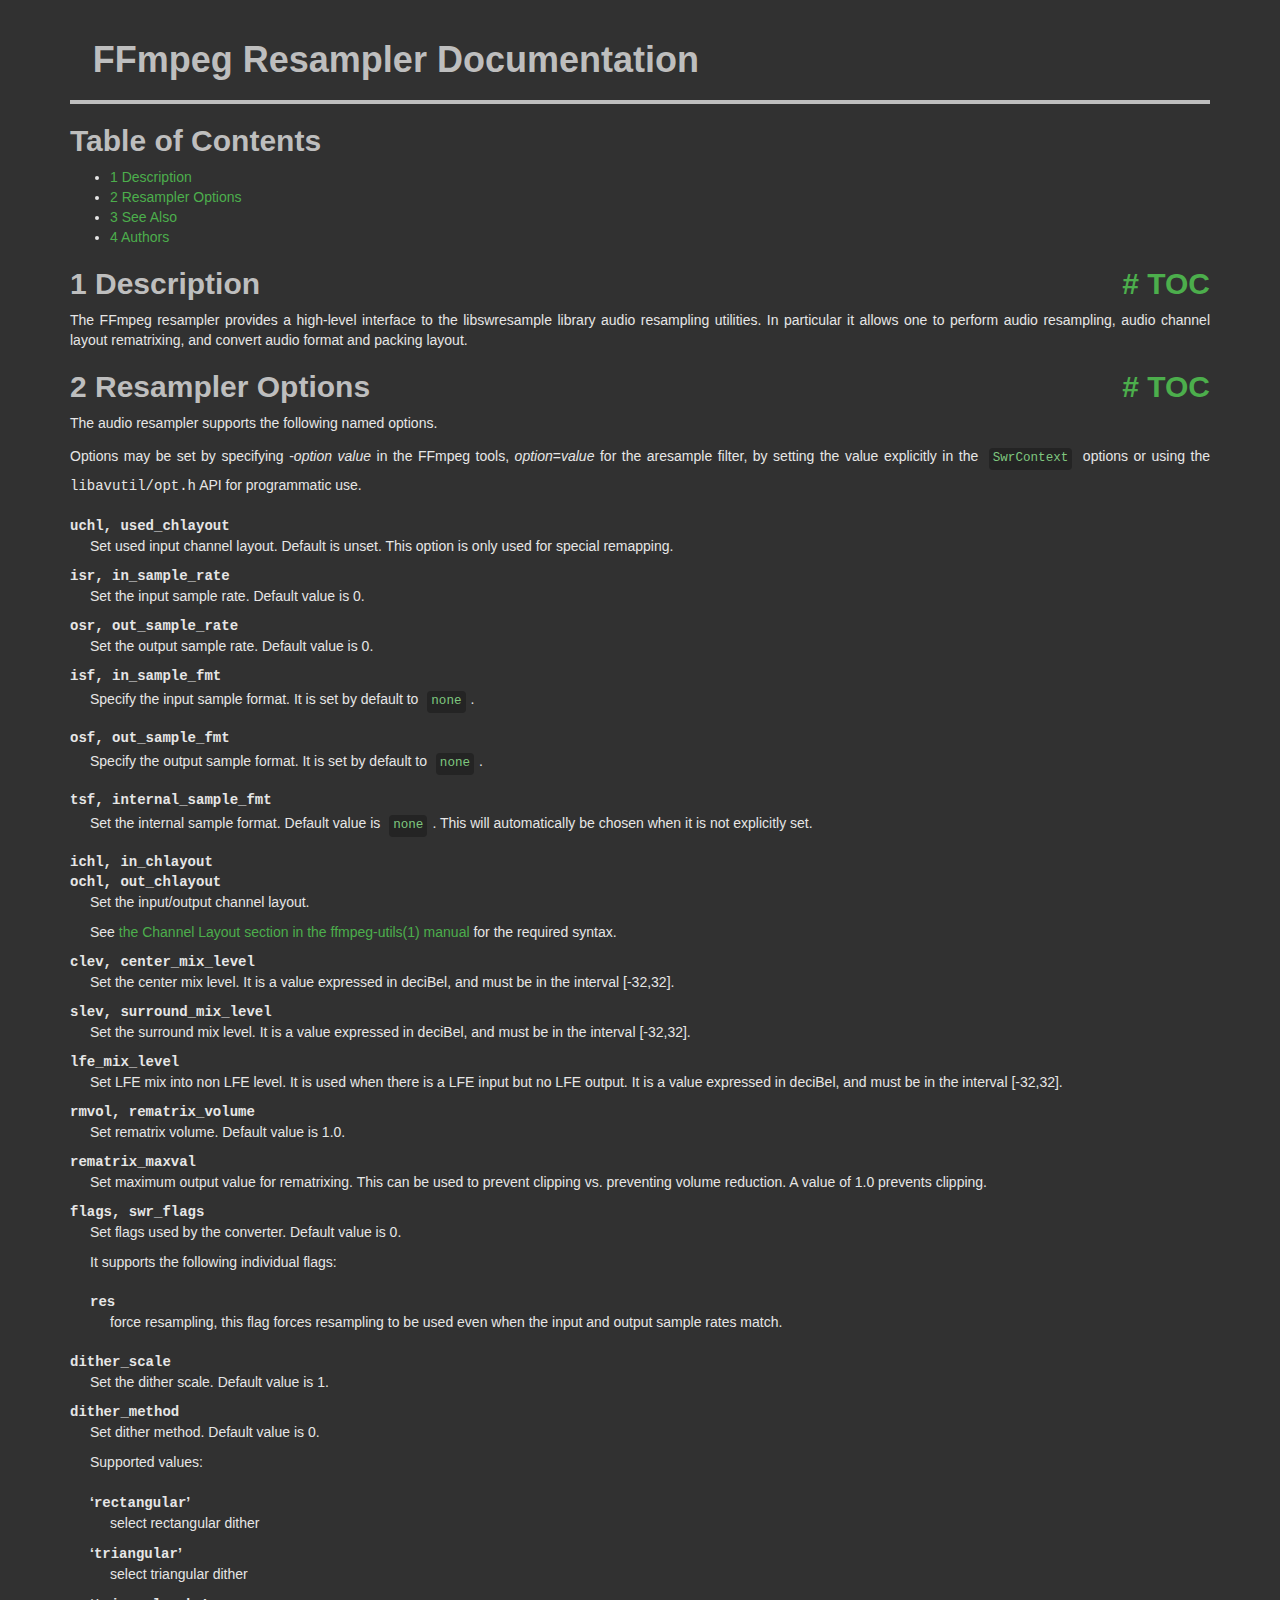
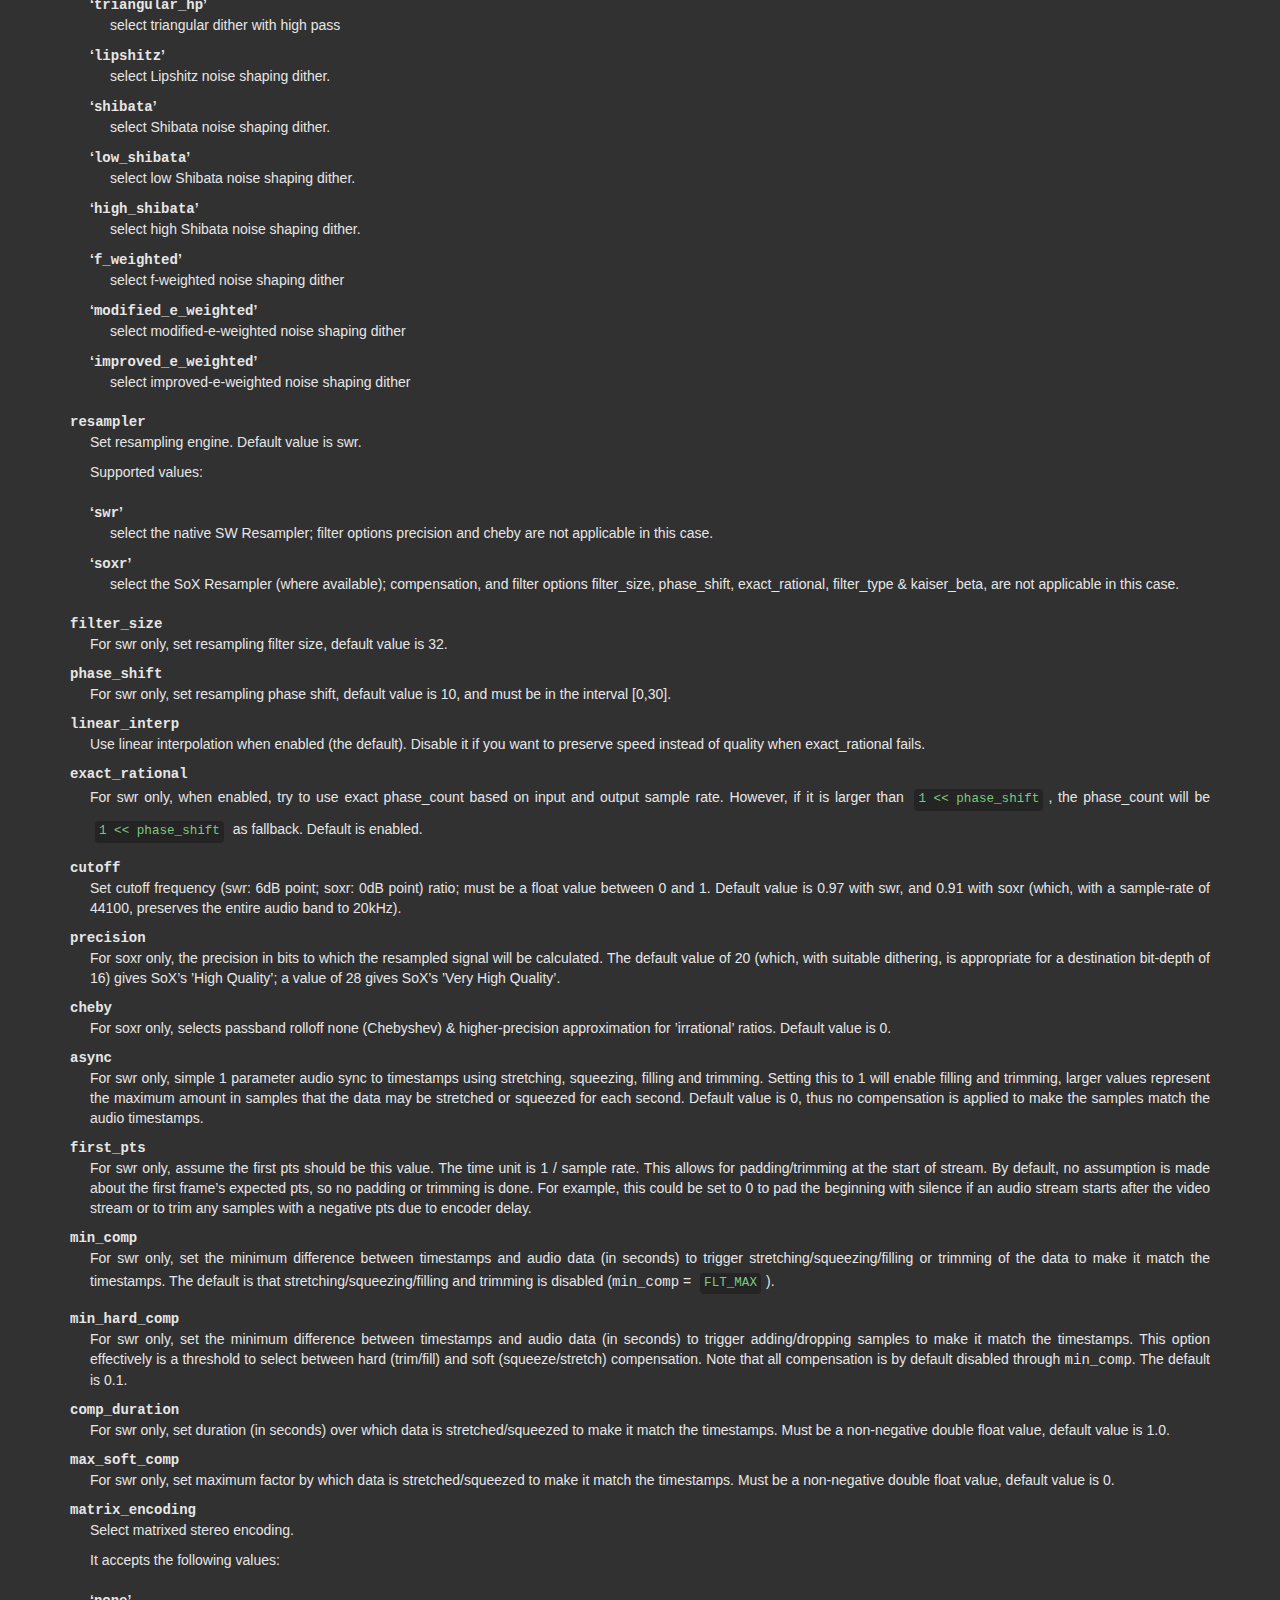
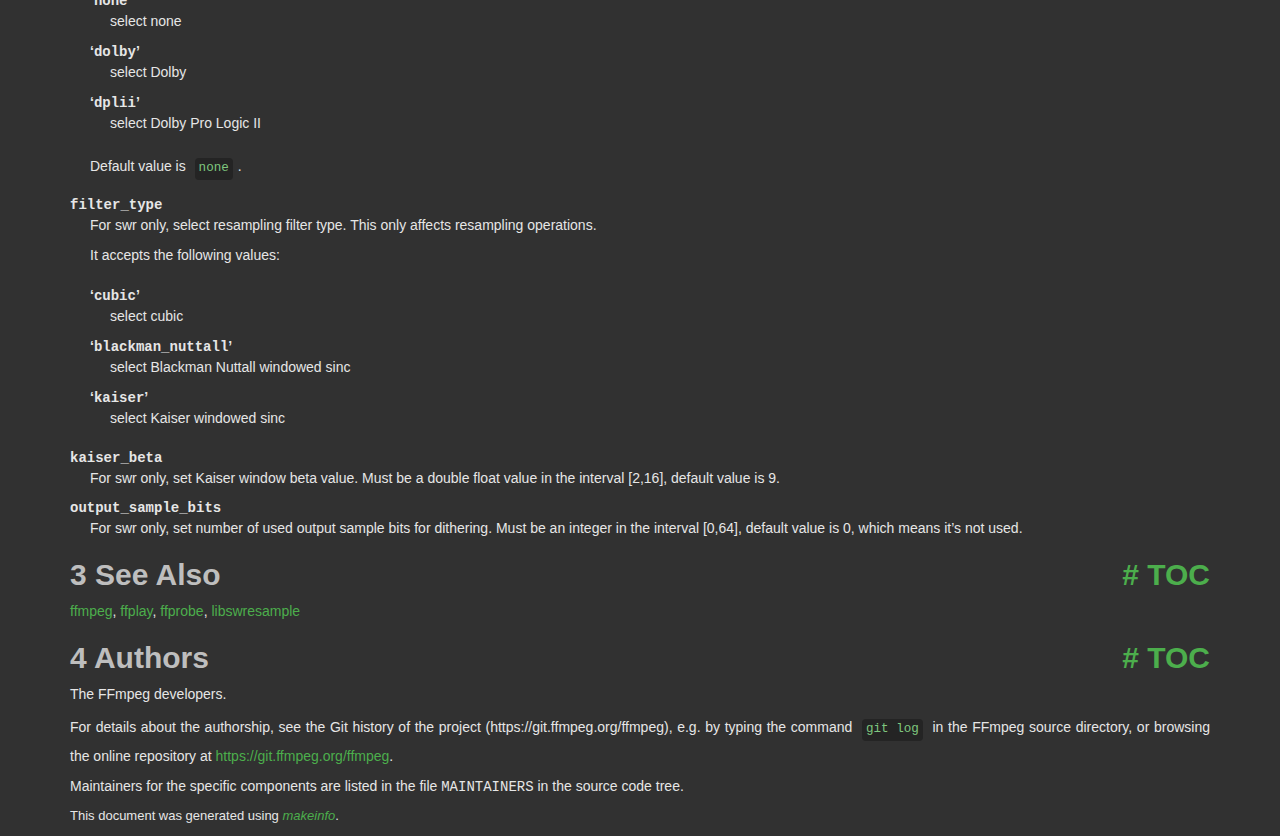
<file: ffmpeg/ffmpeg-7.1.1-essentials_build/doc/ffmpeg-resampler.html>
<!DOCTYPE html PUBLIC "-//W3C//DTD HTML 4.01 Transitional//EN" "http://www.w3.org/TR/html4/loose.dtd">
<html>
<!-- Created by , GNU Texinfo 7.1.1 -->
  <head>
    <meta charset="utf-8">
    <title>
      FFmpeg Resampler Documentation
    </title>
    <meta name="viewport" content="width=device-width,initial-scale=1.0">
    <link rel="stylesheet" type="text/css" href="bootstrap.min.css">
    <link rel="stylesheet" type="text/css" href="style.min.css">
  </head>
  <body>
    <div class="container">
      <h1>
      FFmpeg Resampler Documentation
      </h1>


<a name="SEC_Top"></a>

<div class="element-contents" id="SEC_Contents">
<h2 class="contents-heading">Table of Contents</h2>

<div class="contents">

<ul class="toc-numbered-mark">
  <li><a id="toc-Description" href="#Description">1 Description</a></li>
  <li><a id="toc-Resampler-Options" href="#Resampler-Options">2 Resampler Options</a></li>
  <li><a id="toc-See-Also" href="#See-Also">3 See Also</a></li>
  <li><a id="toc-Authors" href="#Authors">4 Authors</a></li>
</ul>
</div>
</div>

<a name="Description"></a>
<h2 class="chapter">1 Description<span class="pull-right"><a class="anchor hidden-xs" href="#Description" aria-hidden="true">#</a> <a class="anchor hidden-xs"href="#toc-Description" aria-hidden="true">TOC</a></span></h2>

<p>The FFmpeg resampler provides a high-level interface to the
libswresample library audio resampling utilities. In particular it
allows one to perform audio resampling, audio channel layout rematrixing,
and convert audio format and packing layout.
</p>

<a name="Resampler-Options"></a>
<h2 class="chapter">2 Resampler Options<span class="pull-right"><a class="anchor hidden-xs" href="#Resampler-Options" aria-hidden="true">#</a> <a class="anchor hidden-xs"href="#toc-Resampler-Options" aria-hidden="true">TOC</a></span></h2>

<p>The audio resampler supports the following named options.
</p>
<p>Options may be set by specifying -<var class="var">option</var> <var class="var">value</var> in the
FFmpeg tools, <var class="var">option</var>=<var class="var">value</var> for the aresample filter,
by setting the value explicitly in the
<code class="code">SwrContext</code> options or using the <samp class="file">libavutil/opt.h</samp> API for
programmatic use.
</p>
<dl class="table">
<dt><samp class="option">uchl, used_chlayout</samp></dt>
<dd><p>Set used input channel layout. Default is unset. This option is
only used for special remapping.
</p>
</dd>
<dt><samp class="option">isr, in_sample_rate</samp></dt>
<dd><p>Set the input sample rate. Default value is 0.
</p>
</dd>
<dt><samp class="option">osr, out_sample_rate</samp></dt>
<dd><p>Set the output sample rate. Default value is 0.
</p>
</dd>
<dt><samp class="option">isf, in_sample_fmt</samp></dt>
<dd><p>Specify the input sample format. It is set by default to <code class="code">none</code>.
</p>
</dd>
<dt><samp class="option">osf, out_sample_fmt</samp></dt>
<dd><p>Specify the output sample format. It is set by default to <code class="code">none</code>.
</p>
</dd>
<dt><samp class="option">tsf, internal_sample_fmt</samp></dt>
<dd><p>Set the internal sample format. Default value is <code class="code">none</code>.
This will automatically be chosen when it is not explicitly set.
</p>
</dd>
<dt><samp class="option">ichl, in_chlayout</samp></dt>
<dt><samp class="option">ochl, out_chlayout</samp></dt>
<dd><p>Set the input/output channel layout.
</p>
<p>See <a data-manual="ffmpeg-utils" href="ffmpeg-utils.html#channel-layout-syntax">the Channel Layout section in the ffmpeg-utils(1) manual</a>
for the required syntax.
</p>
</dd>
<dt><samp class="option">clev, center_mix_level</samp></dt>
<dd><p>Set the center mix level. It is a value expressed in deciBel, and must be
in the interval [-32,32].
</p>
</dd>
<dt><samp class="option">slev, surround_mix_level</samp></dt>
<dd><p>Set the surround mix level. It is a value expressed in deciBel, and must
be in the interval [-32,32].
</p>
</dd>
<dt><samp class="option">lfe_mix_level</samp></dt>
<dd><p>Set LFE mix into non LFE level. It is used when there is a LFE input but no
LFE output. It is a value expressed in deciBel, and must
be in the interval [-32,32].
</p>
</dd>
<dt><samp class="option">rmvol, rematrix_volume</samp></dt>
<dd><p>Set rematrix volume. Default value is 1.0.
</p>
</dd>
<dt><samp class="option">rematrix_maxval</samp></dt>
<dd><p>Set maximum output value for rematrixing.
This can be used to prevent clipping vs. preventing volume reduction.
A value of 1.0 prevents clipping.
</p>
</dd>
<dt><samp class="option">flags, swr_flags</samp></dt>
<dd><p>Set flags used by the converter. Default value is 0.
</p>
<p>It supports the following individual flags:
</p><dl class="table">
<dt><samp class="option">res</samp></dt>
<dd><p>force resampling, this flag forces resampling to be used even when the
input and output sample rates match.
</p></dd>
</dl>

</dd>
<dt><samp class="option">dither_scale</samp></dt>
<dd><p>Set the dither scale. Default value is 1.
</p>
</dd>
<dt><samp class="option">dither_method</samp></dt>
<dd><p>Set dither method. Default value is 0.
</p>
<p>Supported values:
</p><dl class="table">
<dt>&lsquo;<samp class="samp">rectangular</samp>&rsquo;</dt>
<dd><p>select rectangular dither
</p></dd>
<dt>&lsquo;<samp class="samp">triangular</samp>&rsquo;</dt>
<dd><p>select triangular dither
</p></dd>
<dt>&lsquo;<samp class="samp">triangular_hp</samp>&rsquo;</dt>
<dd><p>select triangular dither with high pass
</p></dd>
<dt>&lsquo;<samp class="samp">lipshitz</samp>&rsquo;</dt>
<dd><p>select Lipshitz noise shaping dither.
</p></dd>
<dt>&lsquo;<samp class="samp">shibata</samp>&rsquo;</dt>
<dd><p>select Shibata noise shaping dither.
</p></dd>
<dt>&lsquo;<samp class="samp">low_shibata</samp>&rsquo;</dt>
<dd><p>select low Shibata noise shaping dither.
</p></dd>
<dt>&lsquo;<samp class="samp">high_shibata</samp>&rsquo;</dt>
<dd><p>select high Shibata noise shaping dither.
</p></dd>
<dt>&lsquo;<samp class="samp">f_weighted</samp>&rsquo;</dt>
<dd><p>select f-weighted noise shaping dither
</p></dd>
<dt>&lsquo;<samp class="samp">modified_e_weighted</samp>&rsquo;</dt>
<dd><p>select modified-e-weighted noise shaping dither
</p></dd>
<dt>&lsquo;<samp class="samp">improved_e_weighted</samp>&rsquo;</dt>
<dd><p>select improved-e-weighted noise shaping dither
</p>
</dd>
</dl>

</dd>
<dt><samp class="option">resampler</samp></dt>
<dd><p>Set resampling engine. Default value is swr.
</p>
<p>Supported values:
</p><dl class="table">
<dt>&lsquo;<samp class="samp">swr</samp>&rsquo;</dt>
<dd><p>select the native SW Resampler; filter options precision and cheby are not
applicable in this case.
</p></dd>
<dt>&lsquo;<samp class="samp">soxr</samp>&rsquo;</dt>
<dd><p>select the SoX Resampler (where available); compensation, and filter options
filter_size, phase_shift, exact_rational, filter_type &amp; kaiser_beta, are not
applicable in this case.
</p></dd>
</dl>

</dd>
<dt><samp class="option">filter_size</samp></dt>
<dd><p>For swr only, set resampling filter size, default value is 32.
</p>
</dd>
<dt><samp class="option">phase_shift</samp></dt>
<dd><p>For swr only, set resampling phase shift, default value is 10, and must be in
the interval [0,30].
</p>
</dd>
<dt><samp class="option">linear_interp</samp></dt>
<dd><p>Use linear interpolation when enabled (the default). Disable it if you want
to preserve speed instead of quality when exact_rational fails.
</p>
</dd>
<dt><samp class="option">exact_rational</samp></dt>
<dd><p>For swr only, when enabled, try to use exact phase_count based on input and
output sample rate. However, if it is larger than <code class="code">1 &lt;&lt; phase_shift</code>,
the phase_count will be <code class="code">1 &lt;&lt; phase_shift</code> as fallback. Default is enabled.
</p>
</dd>
<dt><samp class="option">cutoff</samp></dt>
<dd><p>Set cutoff frequency (swr: 6dB point; soxr: 0dB point) ratio; must be a float
value between 0 and 1.  Default value is 0.97 with swr, and 0.91 with soxr
(which, with a sample-rate of 44100, preserves the entire audio band to 20kHz).
</p>
</dd>
<dt><samp class="option">precision</samp></dt>
<dd><p>For soxr only, the precision in bits to which the resampled signal will be
calculated.  The default value of 20 (which, with suitable dithering, is
appropriate for a destination bit-depth of 16) gives SoX&rsquo;s &rsquo;High Quality&rsquo;; a
value of 28 gives SoX&rsquo;s &rsquo;Very High Quality&rsquo;.
</p>
</dd>
<dt><samp class="option">cheby</samp></dt>
<dd><p>For soxr only, selects passband rolloff none (Chebyshev) &amp; higher-precision
approximation for &rsquo;irrational&rsquo; ratios. Default value is 0.
</p>
</dd>
<dt><samp class="option">async</samp></dt>
<dd><p>For swr only, simple 1 parameter audio sync to timestamps using stretching,
squeezing, filling and trimming. Setting this to 1 will enable filling and
trimming, larger values represent the maximum amount in samples that the data
may be stretched or squeezed for each second.
Default value is 0, thus no compensation is applied to make the samples match
the audio timestamps.
</p>
</dd>
<dt><samp class="option">first_pts</samp></dt>
<dd><p>For swr only, assume the first pts should be this value. The time unit is 1 / sample rate.
This allows for padding/trimming at the start of stream. By default, no
assumption is made about the first frame&rsquo;s expected pts, so no padding or
trimming is done. For example, this could be set to 0 to pad the beginning with
silence if an audio stream starts after the video stream or to trim any samples
with a negative pts due to encoder delay.
</p>
</dd>
<dt><samp class="option">min_comp</samp></dt>
<dd><p>For swr only, set the minimum difference between timestamps and audio data (in
seconds) to trigger stretching/squeezing/filling or trimming of the
data to make it match the timestamps. The default is that
stretching/squeezing/filling and trimming is disabled
(<samp class="option">min_comp</samp> = <code class="code">FLT_MAX</code>).
</p>
</dd>
<dt><samp class="option">min_hard_comp</samp></dt>
<dd><p>For swr only, set the minimum difference between timestamps and audio data (in
seconds) to trigger adding/dropping samples to make it match the
timestamps.  This option effectively is a threshold to select between
hard (trim/fill) and soft (squeeze/stretch) compensation. Note that
all compensation is by default disabled through <samp class="option">min_comp</samp>.
The default is 0.1.
</p>
</dd>
<dt><samp class="option">comp_duration</samp></dt>
<dd><p>For swr only, set duration (in seconds) over which data is stretched/squeezed
to make it match the timestamps. Must be a non-negative double float value,
default value is 1.0.
</p>
</dd>
<dt><samp class="option">max_soft_comp</samp></dt>
<dd><p>For swr only, set maximum factor by which data is stretched/squeezed to make it
match the timestamps. Must be a non-negative double float value, default value
is 0.
</p>
</dd>
<dt><samp class="option">matrix_encoding</samp></dt>
<dd><p>Select matrixed stereo encoding.
</p>
<p>It accepts the following values:
</p><dl class="table">
<dt>&lsquo;<samp class="samp">none</samp>&rsquo;</dt>
<dd><p>select none
</p></dd>
<dt>&lsquo;<samp class="samp">dolby</samp>&rsquo;</dt>
<dd><p>select Dolby
</p></dd>
<dt>&lsquo;<samp class="samp">dplii</samp>&rsquo;</dt>
<dd><p>select Dolby Pro Logic II
</p></dd>
</dl>

<p>Default value is <code class="code">none</code>.
</p>
</dd>
<dt><samp class="option">filter_type</samp></dt>
<dd><p>For swr only, select resampling filter type. This only affects resampling
operations.
</p>
<p>It accepts the following values:
</p><dl class="table">
<dt>&lsquo;<samp class="samp">cubic</samp>&rsquo;</dt>
<dd><p>select cubic
</p></dd>
<dt>&lsquo;<samp class="samp">blackman_nuttall</samp>&rsquo;</dt>
<dd><p>select Blackman Nuttall windowed sinc
</p></dd>
<dt>&lsquo;<samp class="samp">kaiser</samp>&rsquo;</dt>
<dd><p>select Kaiser windowed sinc
</p></dd>
</dl>

</dd>
<dt><samp class="option">kaiser_beta</samp></dt>
<dd><p>For swr only, set Kaiser window beta value. Must be a double float value in the
interval [2,16], default value is 9.
</p>
</dd>
<dt><samp class="option">output_sample_bits</samp></dt>
<dd><p>For swr only, set number of used output sample bits for dithering. Must be an integer in the
interval [0,64], default value is 0, which means it&rsquo;s not used.
</p>
</dd>
</dl>


<a name="See-Also"></a>
<h2 class="chapter">3 See Also<span class="pull-right"><a class="anchor hidden-xs" href="#See-Also" aria-hidden="true">#</a> <a class="anchor hidden-xs"href="#toc-See-Also" aria-hidden="true">TOC</a></span></h2>

<p><a class="url" href="ffmpeg.html">ffmpeg</a>, <a class="url" href="ffplay.html">ffplay</a>, <a class="url" href="ffprobe.html">ffprobe</a>,
<a class="url" href="libswresample.html">libswresample</a>
</p>

<a name="Authors"></a>
<h2 class="chapter">4 Authors<span class="pull-right"><a class="anchor hidden-xs" href="#Authors" aria-hidden="true">#</a> <a class="anchor hidden-xs"href="#toc-Authors" aria-hidden="true">TOC</a></span></h2>

<p>The FFmpeg developers.
</p>
<p>For details about the authorship, see the Git history of the project
(https://git.ffmpeg.org/ffmpeg), e.g. by typing the command
<code class="command">git log</code> in the FFmpeg source directory, or browsing the
online repository at <a class="url" href="https://git.ffmpeg.org/ffmpeg">https://git.ffmpeg.org/ffmpeg</a>.
</p>
<p>Maintainers for the specific components are listed in the file
<samp class="file">MAINTAINERS</samp> in the source code tree.
</p>

      <p style="font-size: small;">
        This document was generated using <a class="uref" href="https://www.gnu.org/software/texinfo/"><em class="emph">makeinfo</em></a>.
      </p>
    </div>
  </body>
</html>
</file>
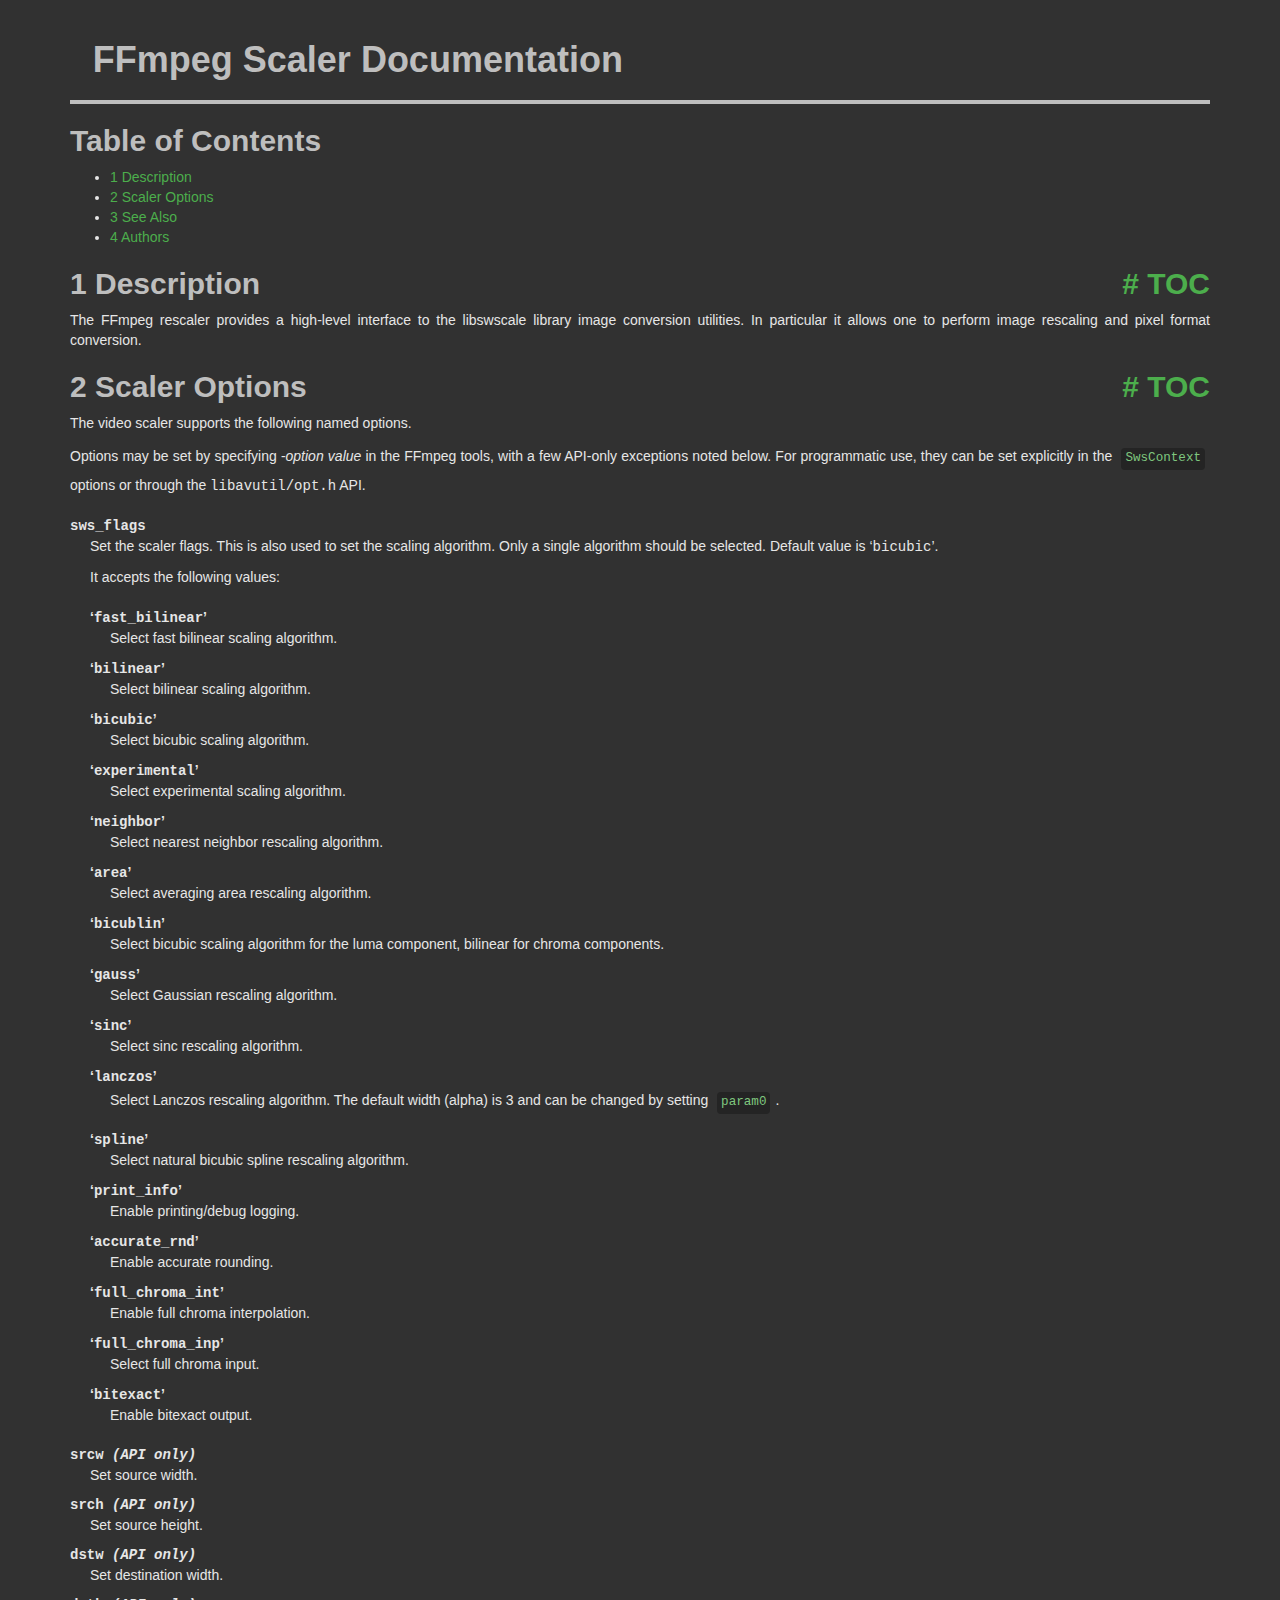
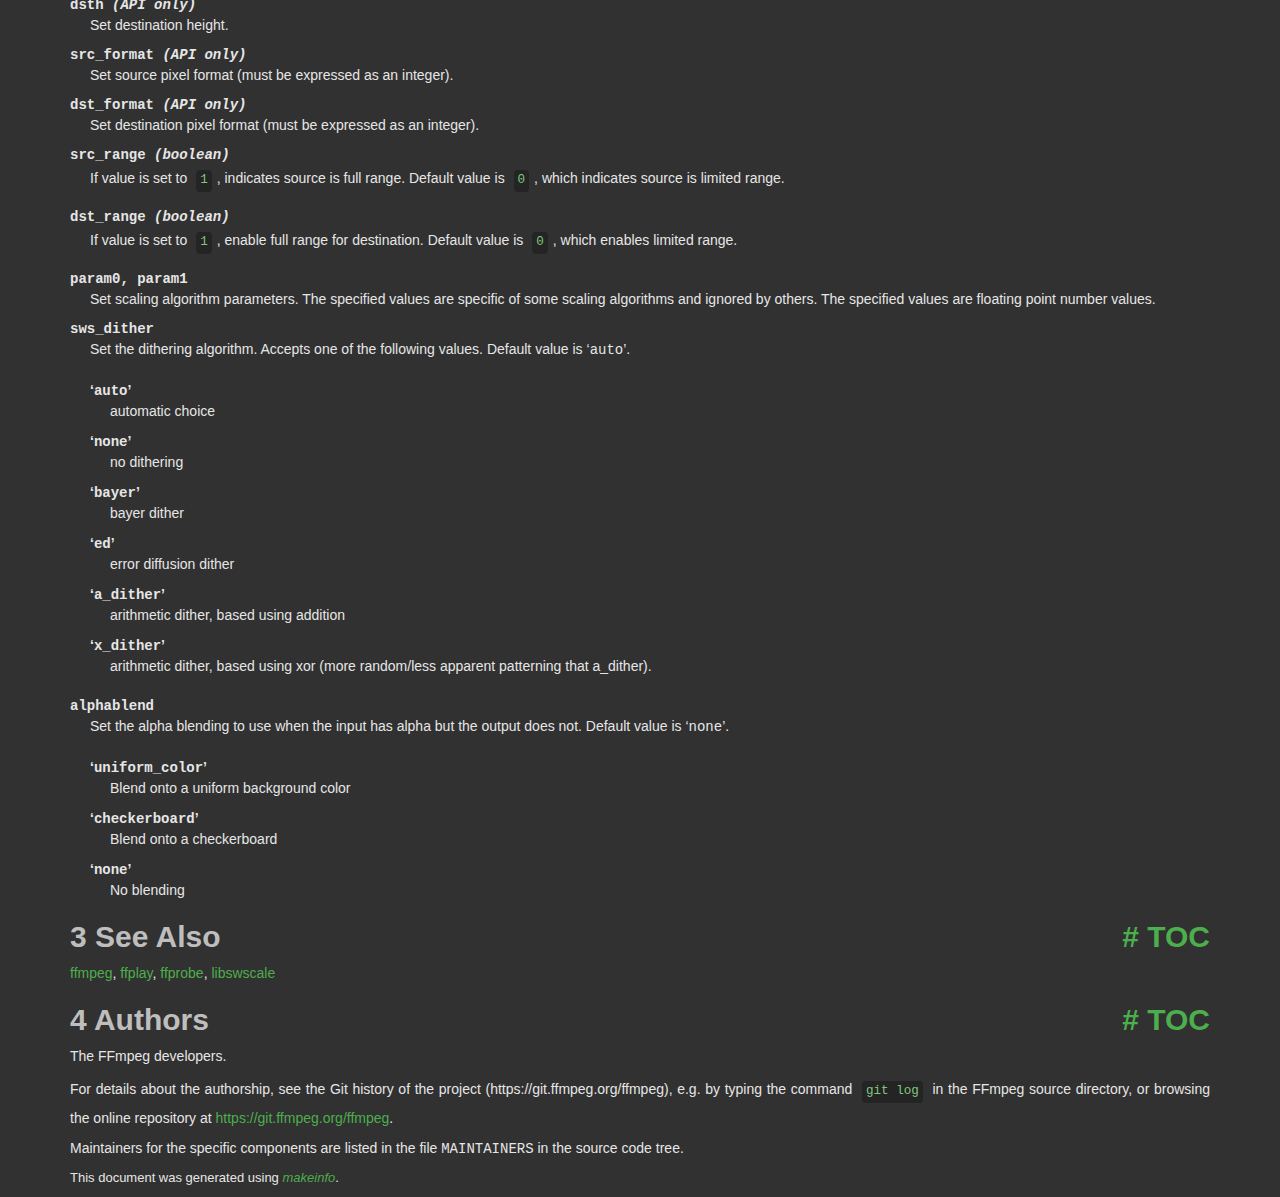
<file: ffmpeg/ffmpeg-7.1.1-essentials_build/doc/ffmpeg-scaler.html>
<!DOCTYPE html PUBLIC "-//W3C//DTD HTML 4.01 Transitional//EN" "http://www.w3.org/TR/html4/loose.dtd">
<html>
<!-- Created by , GNU Texinfo 7.1.1 -->
  <head>
    <meta charset="utf-8">
    <title>
      FFmpeg Scaler Documentation
    </title>
    <meta name="viewport" content="width=device-width,initial-scale=1.0">
    <link rel="stylesheet" type="text/css" href="bootstrap.min.css">
    <link rel="stylesheet" type="text/css" href="style.min.css">
  </head>
  <body>
    <div class="container">
      <h1>
      FFmpeg Scaler Documentation
      </h1>


<a name="SEC_Top"></a>

<div class="element-contents" id="SEC_Contents">
<h2 class="contents-heading">Table of Contents</h2>

<div class="contents">

<ul class="toc-numbered-mark">
  <li><a id="toc-Description" href="#Description">1 Description</a></li>
  <li><a id="toc-Scaler-Options" href="#Scaler-Options">2 Scaler Options</a></li>
  <li><a id="toc-See-Also" href="#See-Also">3 See Also</a></li>
  <li><a id="toc-Authors" href="#Authors">4 Authors</a></li>
</ul>
</div>
</div>

<a name="Description"></a>
<h2 class="chapter">1 Description<span class="pull-right"><a class="anchor hidden-xs" href="#Description" aria-hidden="true">#</a> <a class="anchor hidden-xs"href="#toc-Description" aria-hidden="true">TOC</a></span></h2>

<p>The FFmpeg rescaler provides a high-level interface to the libswscale
library image conversion utilities. In particular it allows one to perform
image rescaling and pixel format conversion.
</p>

<a class="anchor" id="scaler_005foptions"></a><a name="Scaler-Options"></a>
<h2 class="chapter">2 Scaler Options<span class="pull-right"><a class="anchor hidden-xs" href="#Scaler-Options" aria-hidden="true">#</a> <a class="anchor hidden-xs"href="#toc-Scaler-Options" aria-hidden="true">TOC</a></span></h2>

<p>The video scaler supports the following named options.
</p>
<p>Options may be set by specifying -<var class="var">option</var> <var class="var">value</var> in the
FFmpeg tools, with a few API-only exceptions noted below.
For programmatic use, they can be set explicitly in the
<code class="code">SwsContext</code> options or through the <samp class="file">libavutil/opt.h</samp> API.
</p>
<dl class="table">
<dd>
<a class="anchor" id="sws_005fflags"></a></dd>
<dt><samp class="option">sws_flags</samp></dt>
<dd><p>Set the scaler flags. This is also used to set the scaling
algorithm. Only a single algorithm should be selected. Default
value is &lsquo;<samp class="samp">bicubic</samp>&rsquo;.
</p>
<p>It accepts the following values:
</p><dl class="table">
<dt>&lsquo;<samp class="samp">fast_bilinear</samp>&rsquo;</dt>
<dd><p>Select fast bilinear scaling algorithm.
</p>
</dd>
<dt>&lsquo;<samp class="samp">bilinear</samp>&rsquo;</dt>
<dd><p>Select bilinear scaling algorithm.
</p>
</dd>
<dt>&lsquo;<samp class="samp">bicubic</samp>&rsquo;</dt>
<dd><p>Select bicubic scaling algorithm.
</p>
</dd>
<dt>&lsquo;<samp class="samp">experimental</samp>&rsquo;</dt>
<dd><p>Select experimental scaling algorithm.
</p>
</dd>
<dt>&lsquo;<samp class="samp">neighbor</samp>&rsquo;</dt>
<dd><p>Select nearest neighbor rescaling algorithm.
</p>
</dd>
<dt>&lsquo;<samp class="samp">area</samp>&rsquo;</dt>
<dd><p>Select averaging area rescaling algorithm.
</p>
</dd>
<dt>&lsquo;<samp class="samp">bicublin</samp>&rsquo;</dt>
<dd><p>Select bicubic scaling algorithm for the luma component, bilinear for
chroma components.
</p>
</dd>
<dt>&lsquo;<samp class="samp">gauss</samp>&rsquo;</dt>
<dd><p>Select Gaussian rescaling algorithm.
</p>
</dd>
<dt>&lsquo;<samp class="samp">sinc</samp>&rsquo;</dt>
<dd><p>Select sinc rescaling algorithm.
</p>
</dd>
<dt>&lsquo;<samp class="samp">lanczos</samp>&rsquo;</dt>
<dd><p>Select Lanczos rescaling algorithm. The default width (alpha) is 3 and can be
changed by setting <code class="code">param0</code>.
</p>
</dd>
<dt>&lsquo;<samp class="samp">spline</samp>&rsquo;</dt>
<dd><p>Select natural bicubic spline rescaling algorithm.
</p>
</dd>
<dt>&lsquo;<samp class="samp">print_info</samp>&rsquo;</dt>
<dd><p>Enable printing/debug logging.
</p>
</dd>
<dt>&lsquo;<samp class="samp">accurate_rnd</samp>&rsquo;</dt>
<dd><p>Enable accurate rounding.
</p>
</dd>
<dt>&lsquo;<samp class="samp">full_chroma_int</samp>&rsquo;</dt>
<dd><p>Enable full chroma interpolation.
</p>
</dd>
<dt>&lsquo;<samp class="samp">full_chroma_inp</samp>&rsquo;</dt>
<dd><p>Select full chroma input.
</p>
</dd>
<dt>&lsquo;<samp class="samp">bitexact</samp>&rsquo;</dt>
<dd><p>Enable bitexact output.
</p></dd>
</dl>

</dd>
<dt><samp class="option">srcw <var class="var">(API only)</var></samp></dt>
<dd><p>Set source width.
</p>
</dd>
<dt><samp class="option">srch <var class="var">(API only)</var></samp></dt>
<dd><p>Set source height.
</p>
</dd>
<dt><samp class="option">dstw <var class="var">(API only)</var></samp></dt>
<dd><p>Set destination width.
</p>
</dd>
<dt><samp class="option">dsth <var class="var">(API only)</var></samp></dt>
<dd><p>Set destination height.
</p>
</dd>
<dt><samp class="option">src_format <var class="var">(API only)</var></samp></dt>
<dd><p>Set source pixel format (must be expressed as an integer).
</p>
</dd>
<dt><samp class="option">dst_format <var class="var">(API only)</var></samp></dt>
<dd><p>Set destination pixel format (must be expressed as an integer).
</p>
</dd>
<dt><samp class="option">src_range <var class="var">(boolean)</var></samp></dt>
<dd><p>If value is set to <code class="code">1</code>, indicates source is full range. Default value is
<code class="code">0</code>, which indicates source is limited range.
</p>
</dd>
<dt><samp class="option">dst_range <var class="var">(boolean)</var></samp></dt>
<dd><p>If value is set to <code class="code">1</code>, enable full range for destination. Default value
is <code class="code">0</code>, which enables limited range.
</p>
<a class="anchor" id="sws_005fparams"></a></dd>
<dt><samp class="option">param0, param1</samp></dt>
<dd><p>Set scaling algorithm parameters. The specified values are specific of
some scaling algorithms and ignored by others. The specified values
are floating point number values.
</p>
</dd>
<dt><samp class="option">sws_dither</samp></dt>
<dd><p>Set the dithering algorithm. Accepts one of the following
values. Default value is &lsquo;<samp class="samp">auto</samp>&rsquo;.
</p>
<dl class="table">
<dt>&lsquo;<samp class="samp">auto</samp>&rsquo;</dt>
<dd><p>automatic choice
</p>
</dd>
<dt>&lsquo;<samp class="samp">none</samp>&rsquo;</dt>
<dd><p>no dithering
</p>
</dd>
<dt>&lsquo;<samp class="samp">bayer</samp>&rsquo;</dt>
<dd><p>bayer dither
</p>
</dd>
<dt>&lsquo;<samp class="samp">ed</samp>&rsquo;</dt>
<dd><p>error diffusion dither
</p>
</dd>
<dt>&lsquo;<samp class="samp">a_dither</samp>&rsquo;</dt>
<dd><p>arithmetic dither, based using addition
</p>
</dd>
<dt>&lsquo;<samp class="samp">x_dither</samp>&rsquo;</dt>
<dd><p>arithmetic dither, based using xor (more random/less apparent patterning that
a_dither).
</p>
</dd>
</dl>

</dd>
<dt><samp class="option">alphablend</samp></dt>
<dd><p>Set the alpha blending to use when the input has alpha but the output does not.
Default value is &lsquo;<samp class="samp">none</samp>&rsquo;.
</p>
<dl class="table">
<dt>&lsquo;<samp class="samp">uniform_color</samp>&rsquo;</dt>
<dd><p>Blend onto a uniform background color
</p>
</dd>
<dt>&lsquo;<samp class="samp">checkerboard</samp>&rsquo;</dt>
<dd><p>Blend onto a checkerboard
</p>
</dd>
<dt>&lsquo;<samp class="samp">none</samp>&rsquo;</dt>
<dd><p>No blending
</p>
</dd>
</dl>

</dd>
</dl>


<a name="See-Also"></a>
<h2 class="chapter">3 See Also<span class="pull-right"><a class="anchor hidden-xs" href="#See-Also" aria-hidden="true">#</a> <a class="anchor hidden-xs"href="#toc-See-Also" aria-hidden="true">TOC</a></span></h2>

<p><a class="url" href="ffmpeg.html">ffmpeg</a>, <a class="url" href="ffplay.html">ffplay</a>, <a class="url" href="ffprobe.html">ffprobe</a>,
<a class="url" href="libswscale.html">libswscale</a>
</p>

<a name="Authors"></a>
<h2 class="chapter">4 Authors<span class="pull-right"><a class="anchor hidden-xs" href="#Authors" aria-hidden="true">#</a> <a class="anchor hidden-xs"href="#toc-Authors" aria-hidden="true">TOC</a></span></h2>

<p>The FFmpeg developers.
</p>
<p>For details about the authorship, see the Git history of the project
(https://git.ffmpeg.org/ffmpeg), e.g. by typing the command
<code class="command">git log</code> in the FFmpeg source directory, or browsing the
online repository at <a class="url" href="https://git.ffmpeg.org/ffmpeg">https://git.ffmpeg.org/ffmpeg</a>.
</p>
<p>Maintainers for the specific components are listed in the file
<samp class="file">MAINTAINERS</samp> in the source code tree.
</p>

      <p style="font-size: small;">
        This document was generated using <a class="uref" href="https://www.gnu.org/software/texinfo/"><em class="emph">makeinfo</em></a>.
      </p>
    </div>
  </body>
</html>
</file>
<file: ffmpeg/ffmpeg-7.1.1-essentials_build/doc/style.min.css>
/*!
The MIT License (MIT)

Copyright (c) 2014 Barbara Lepage <db0company@gmail.com>

Permission is hereby granted, free of charge, to any person obtaining a copy
of this software and associated documentation files (the "Software"), to deal
in the Software without restriction, including without limitation the rights
to use, copy, modify, merge, publish, distribute, sublicense, and/or sell
copies of the Software, and to permit persons to whom the Software is
furnished to do so, subject to the following conditions:

The above copyright notice and this permission notice shall be included in all
copies or substantial portions of the Software.

THE SOFTWARE IS PROVIDED "AS IS", WITHOUT WARRANTY OF ANY KIND, EXPRESS OR
IMPLIED, INCLUDING BUT NOT LIMITED TO THE WARRANTIES OF MERCHANTABILITY,
FITNESS FOR A PARTICULAR PURPOSE AND NONINFRINGEMENT. IN NO EVENT SHALL THE
AUTHORS OR COPYRIGHT HOLDERS BE LIABLE FOR ANY CLAIM, DAMAGES OR OTHER
LIABILITY, WHETHER IN AN ACTION OF CONTRACT, TORT OR OTHERWISE, ARISING FROM,
OUT OF OR IN CONNECTION WITH THE SOFTWARE OR THE USE OR OTHER DEALINGS IN THE
SOFTWARE.
 */body{background-color:#313131;color:#e6e6e6;text-align:justify}body, h1, h2, h3, h4, h5, h6{font-family:"Lucida Grande","Lucida Sans Unicode","Lucida Sans","Helvetica Neue",Helvetica,Verdana,Tahoma,sans-serif}a{color:#4cae4c}a strong{color:#e6e6e6}a:hover{color:#7fc77f}a:hover strong{color:#4cae4c}main{width:100% ! important;min-height:600px;margin:auto}h1, h2, h3, h4{font-weight:bold;text-align:left}h1, h2, h3{color:#bebebe}h1 strong, h2 strong, h3 strong{color:#e6e6e6}h4, h5, h6{color:#3c8b3c}h1{border-bottom:4px #bebebe solid;padding:20px 2%}h3{border-bottom:2px #bebebe solid;padding:15px 1%}h4{border-bottom:1px solid #e6e6e6;padding:10px 0;margin:20px 0;color:#e6e6e6}.list-group .list-group-item{background-color:#3e3e3e;border-color:black}.list-group.list-group-big .list-group-item{padding:25px}.list-group a.list-group-item{color:#7fc77f}.list-group a.list-group-item:hover{background-color:#313131;color:#4cae4c}.well{background-color:#242424;border-color:black;color:#bebebe}.well strong{color:#e6e6e6}.well code{background-color:#313131}.well hr{border-color:#3c8b3c}.well h3{margin:5px 0 15px 0;border:0;padding:0}.well a{color:#4cae4c}.well a.btn{color:white}.well small{display:block;padding:0 10px;font-style:italic}.well.example{padding-top:40px;margin-bottom:130px}.well.example pre{margin:50px;margin-bottom:30px;font-size:1.5em}.well.example .btn{margin-right:50px;margin-bottom:20px}.well.well-with-icon{min-height:136px}.well.well-with-icon .pull-right,.well.well-with-icon .pull-left{background-color:#4cae4c;color:#e6e6e6;padding:10px;border-radius:5px;margin:5px}.well.well-with-icon .pull-right{margin-left:20px}.well.well-with-icon .pull-left{margin-right:20px}a.well{display:block}a.well:hover{text-decoration:none;opacity:0.8}.info, .warning{margin:10px;padding:10px;background-color:#3e3e3e;color:#e6e6e6}.info code, .warning code{background-color:#313131}.info{border-left:10px #4cae4c solid}.warning{border-left:10px #ae4c4c solid}.with-icon{padding:30px}.with-icon .pull-left{padding-right:30px}.with-icon .pull-right{padding-left:30px}dd{margin-left:20px}code{background-color:#242424;color:#7fc77f;display:inline-block;margin:5px}.table{margin:20px 0;border-radius:4px}.table th,.table td,.table tr{border:1px solid #171717}.table tr th{background-color:#3e3e3e;border-bottom:2px solid #e6e6e6}.table tr:nth-child(odd){background-color:#242424}#sidebar-wrapper, .navbar{background-color:#171717;overflow-x:hidden}#sidebar-wrapper .sidebar-brand img,#sidebar-wrapper .navbar-brand img, .navbar .sidebar-brand img, .navbar .navbar-brand img{opacity:0.6;margin-right:8px}#sidebar-wrapper .sidebar-brand:hover,#sidebar-wrapper .navbar-brand:hover, .navbar .sidebar-brand:hover, .navbar .navbar-brand:hover{color:#fff}#sidebar-wrapper .sidebar-brand:hover img,#sidebar-wrapper .navbar-brand:hover img, .navbar .sidebar-brand:hover img, .navbar .navbar-brand:hover img{opacity:1}#sidebar-wrapper .sidebar-nav li ul, .navbar .sidebar-nav li ul{list-style-type:none;padding:0}#sidebar-wrapper .sidebar-nav li ul li, .navbar .sidebar-nav li ul li{line-height:20px}#sidebar-wrapper .sidebar-nav li ul li a, .navbar .sidebar-nav li ul li a{padding-left:20px}.content-header{height:auto;background-color:#242424}.content-header h1{color:#e6e6e6;display:block;margin:0;margin-bottom:20px;line-height:normal;border-bottom:none}#download h4, #index h4{margin-top:180px}#download h4.first, #index h4.first{margin-top:20px}#download h4.first small, #index h4.first small{color:inherit;font-size:1em}#download .btn-download-wrapper, #index .btn-download-wrapper{text-align:center;margin:160px auto}#download .btn-download-wrapper .btn, #index .btn-download-wrapper .btn{font-size:3em;padding:3%;display:inline-block;margin-bottom:5px}#download .btn-download-wrapper small, #index .btn-download-wrapper small{display:block;font-size:0.4em}#download h2.description, #index h2.description{color:#e6e6e6;font-size:2em;font-weight:bold;margin:120px 50px;line-height:2em}#download h2.description .label, #index h2.description .label{font-size:0.5em}#download .btn-download-wrapper{margin:40px auto}#download .os-selector{text-align:center;color:#e6e6e6;margin:30px 0}#download .os-selector a.btn-build{color:#e6e6e6;display:block;padding:20px;border-radius:2px}#download .os-selector .btn-build[href="#build-linux"]{background-color:#e43}#download .os-selector .btn-build[href="#build-linux"]:hover{color:#e43;background-color:#e6e6e6}#download .os-selector .btn-build[href="#build-windows"]{background-color:#06a}#download .os-selector .btn-build[href="#build-windows"]:hover{color:#06a;background-color:#e6e6e6}#download .os-selector .btn-build[href="#build-mac"]{background-color:darkgrey}#download .os-selector .btn-build[href="#build-mac"]:hover{color:darkgrey;background-color:#e6e6e6}#download .os-selector .tab-content{margin-top:20px}#download .os-selector #build-linux h3{color:#e43}#download .os-selector #build-windows h3{color:#06a}#download .os-selector #build-mac h3{color:darkgrey}footer{background-color:#242424;border-top:1px #101010 solid;padding:20px 0%}footer a{display:block}footer img[alt="FFmpeg"]{width:50%;display:block;margin:auto}
</file>
